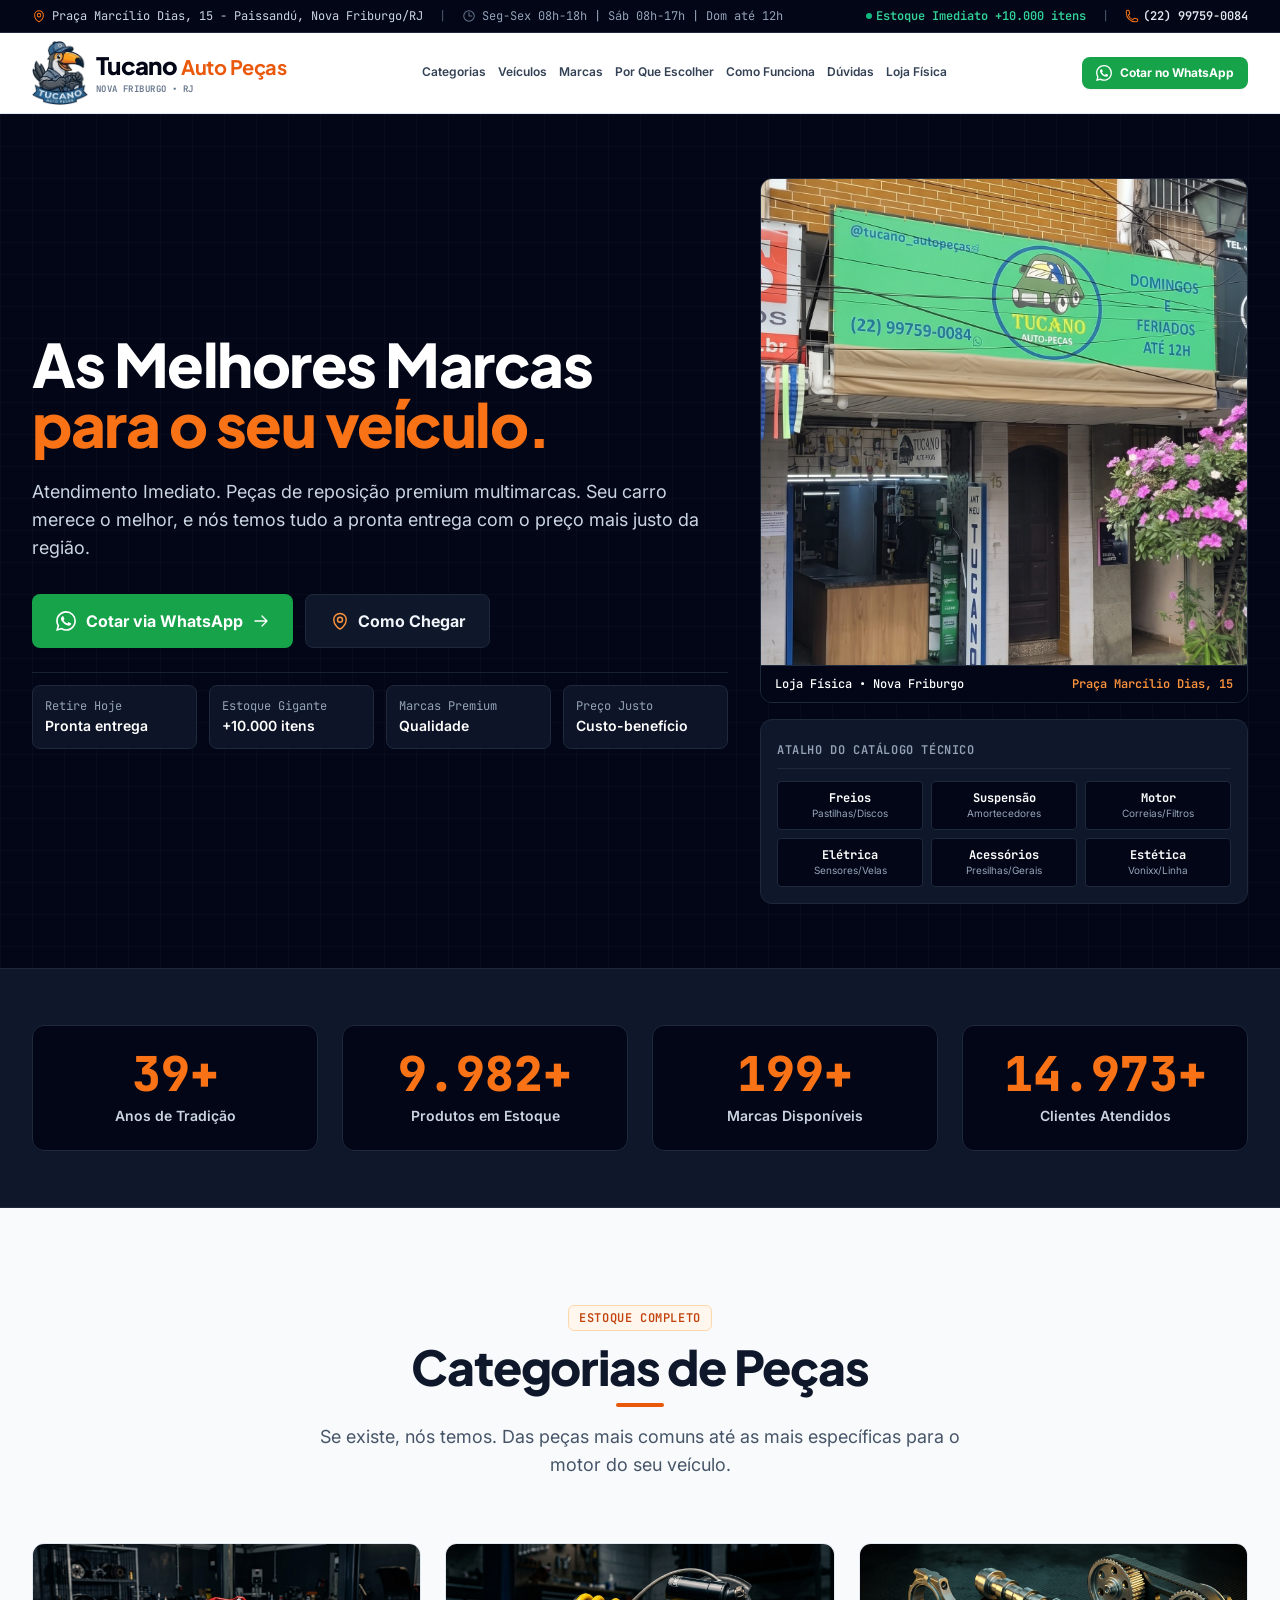
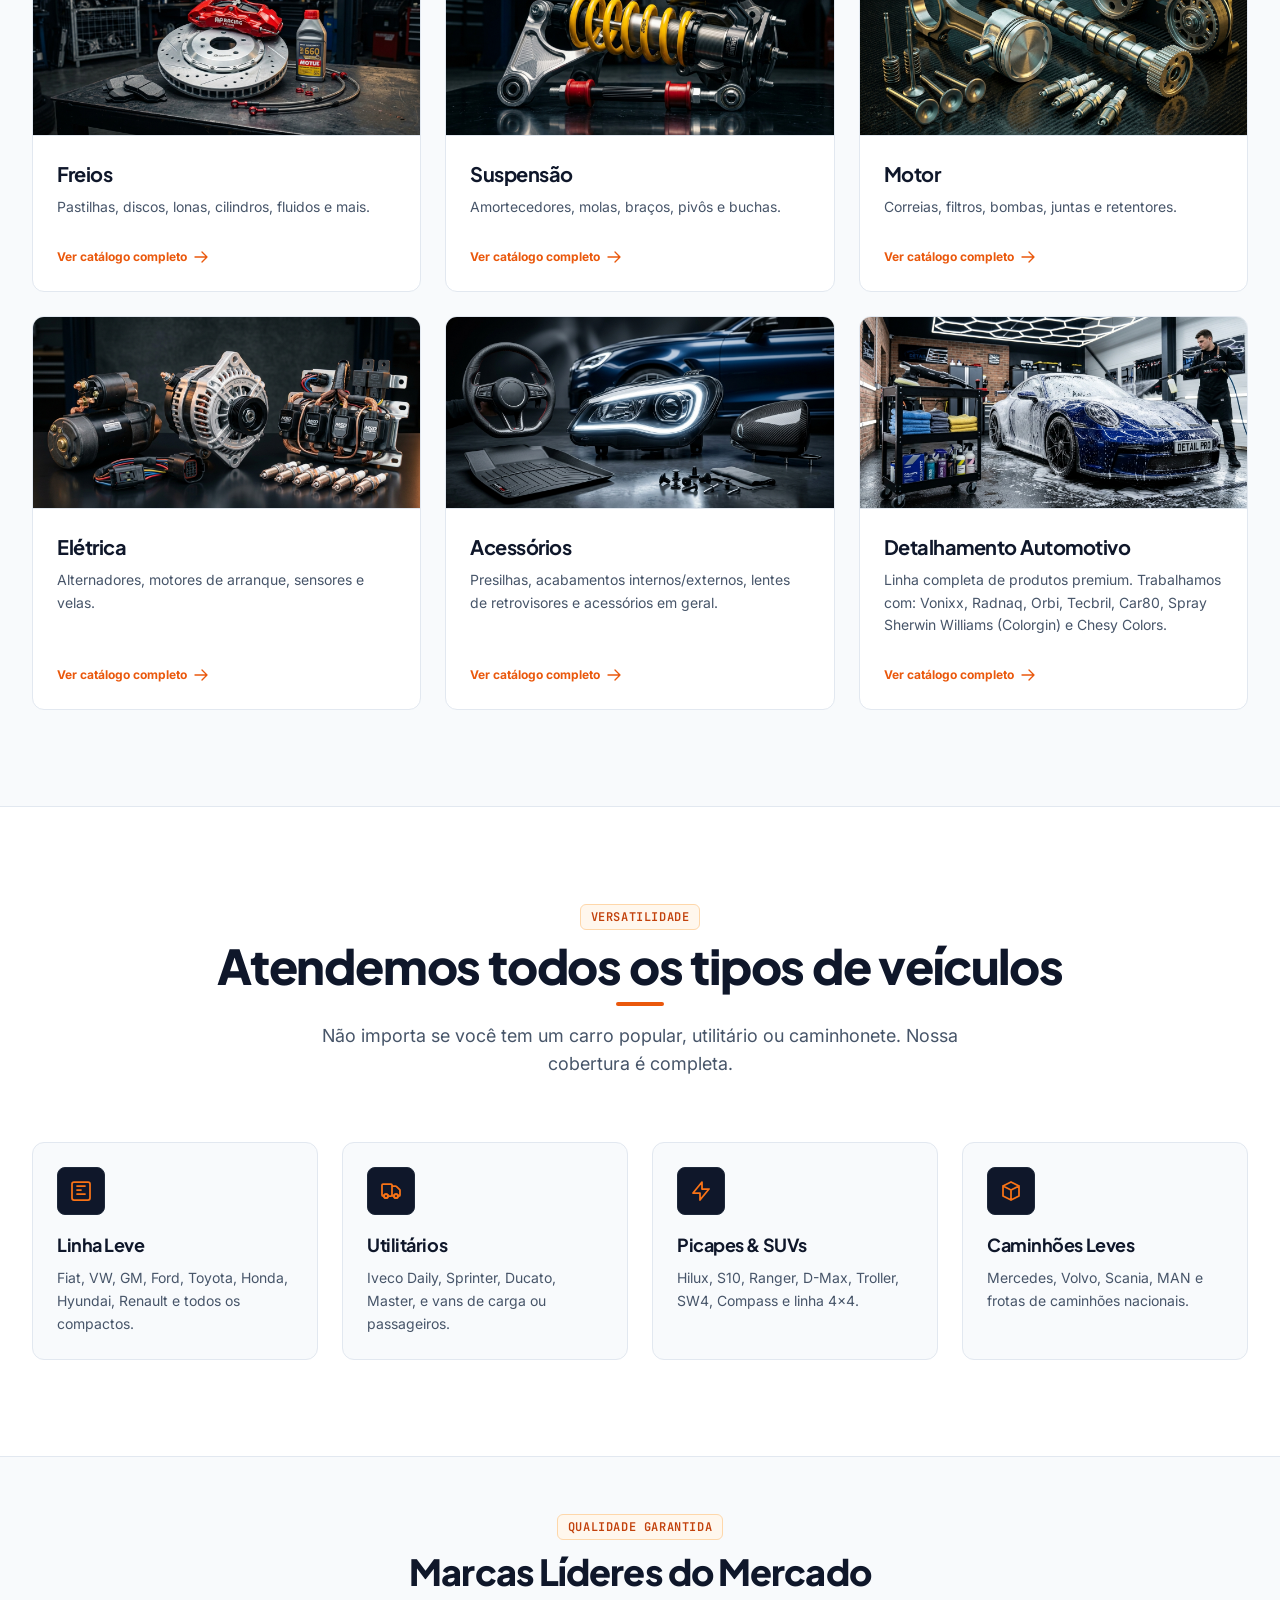
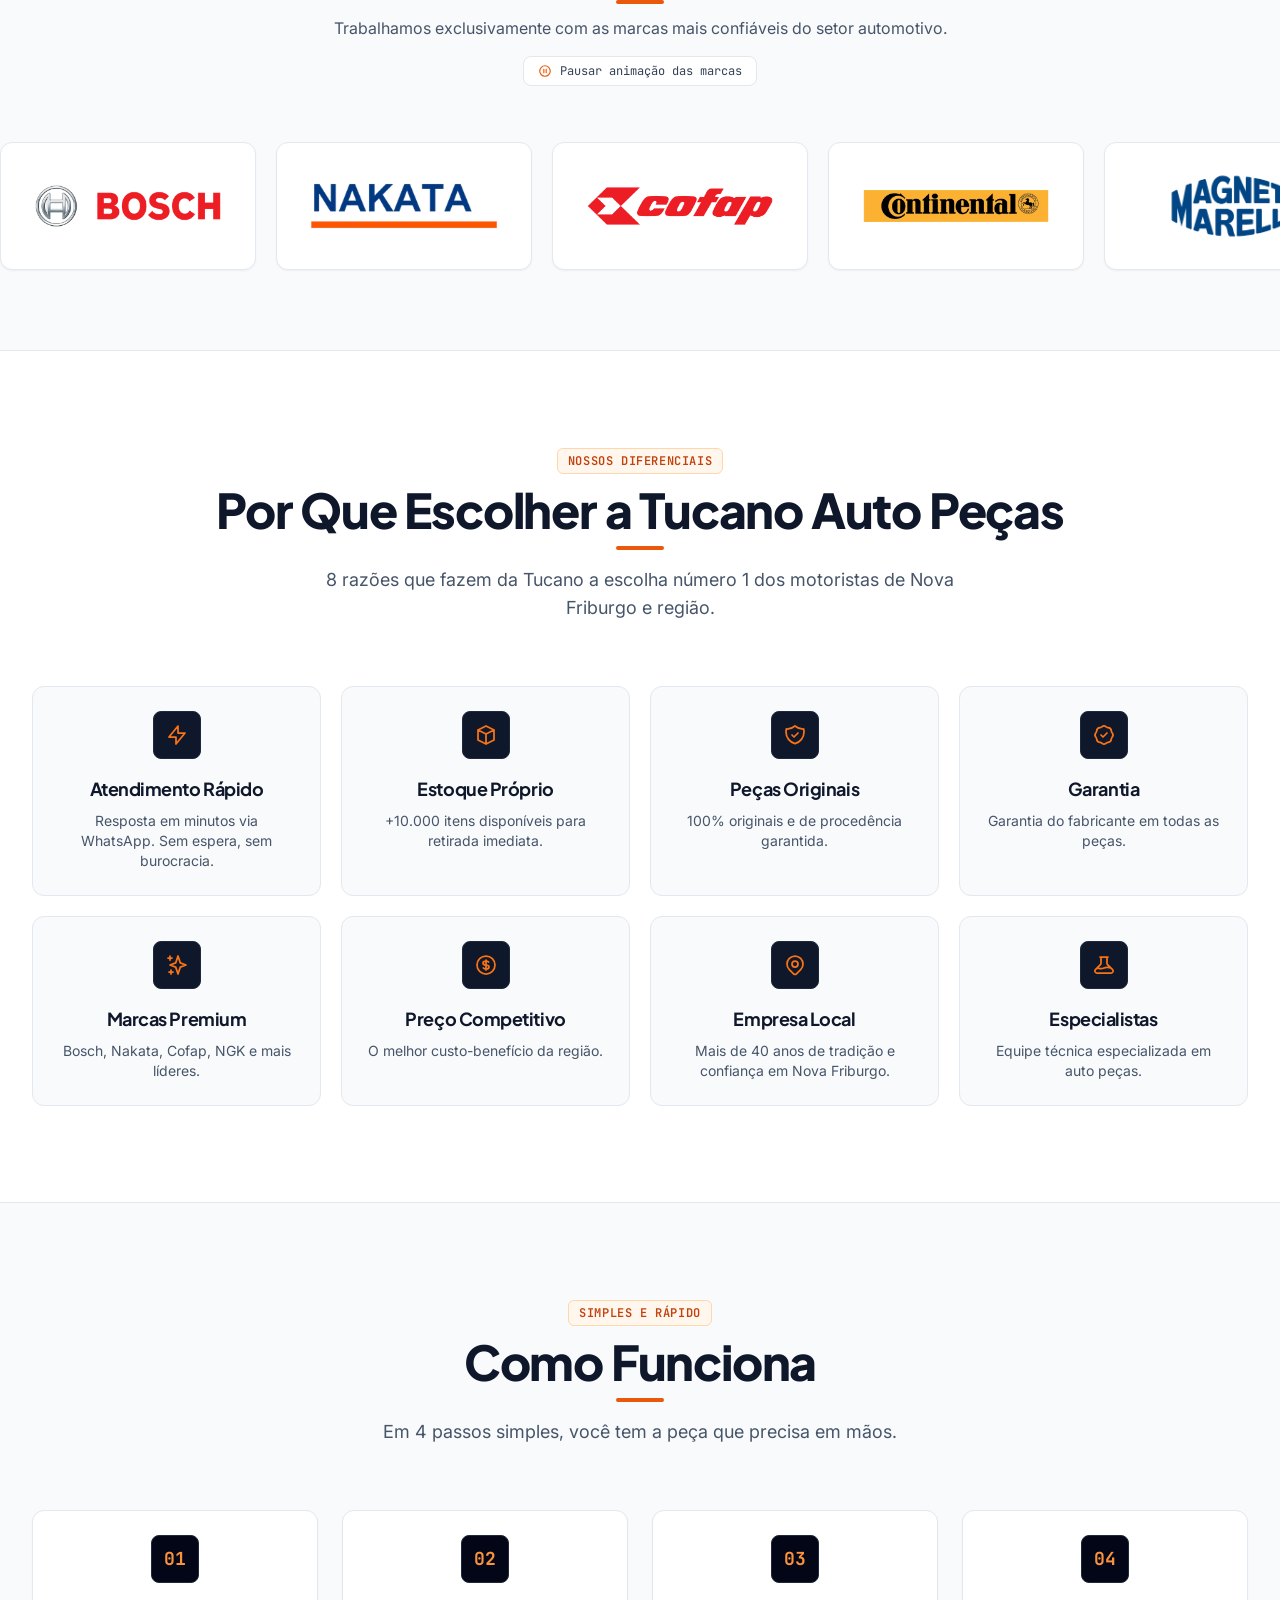
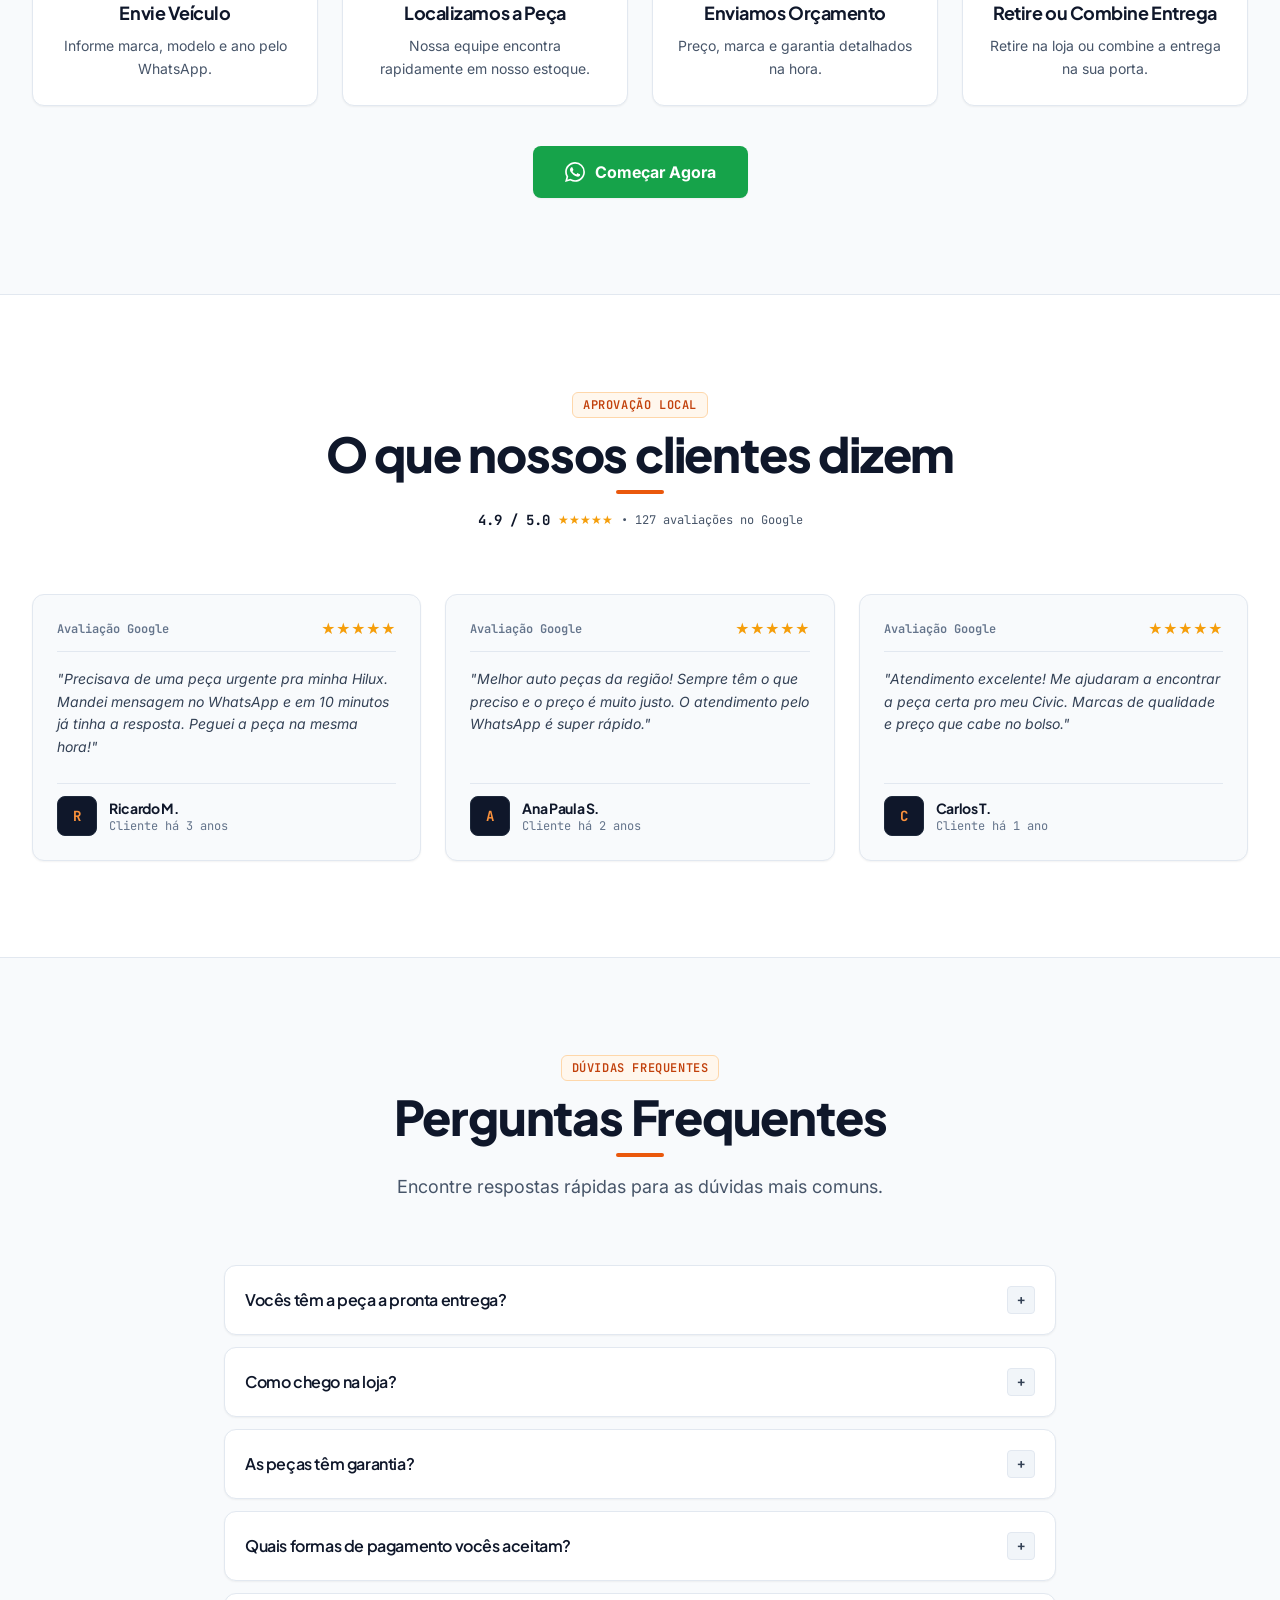
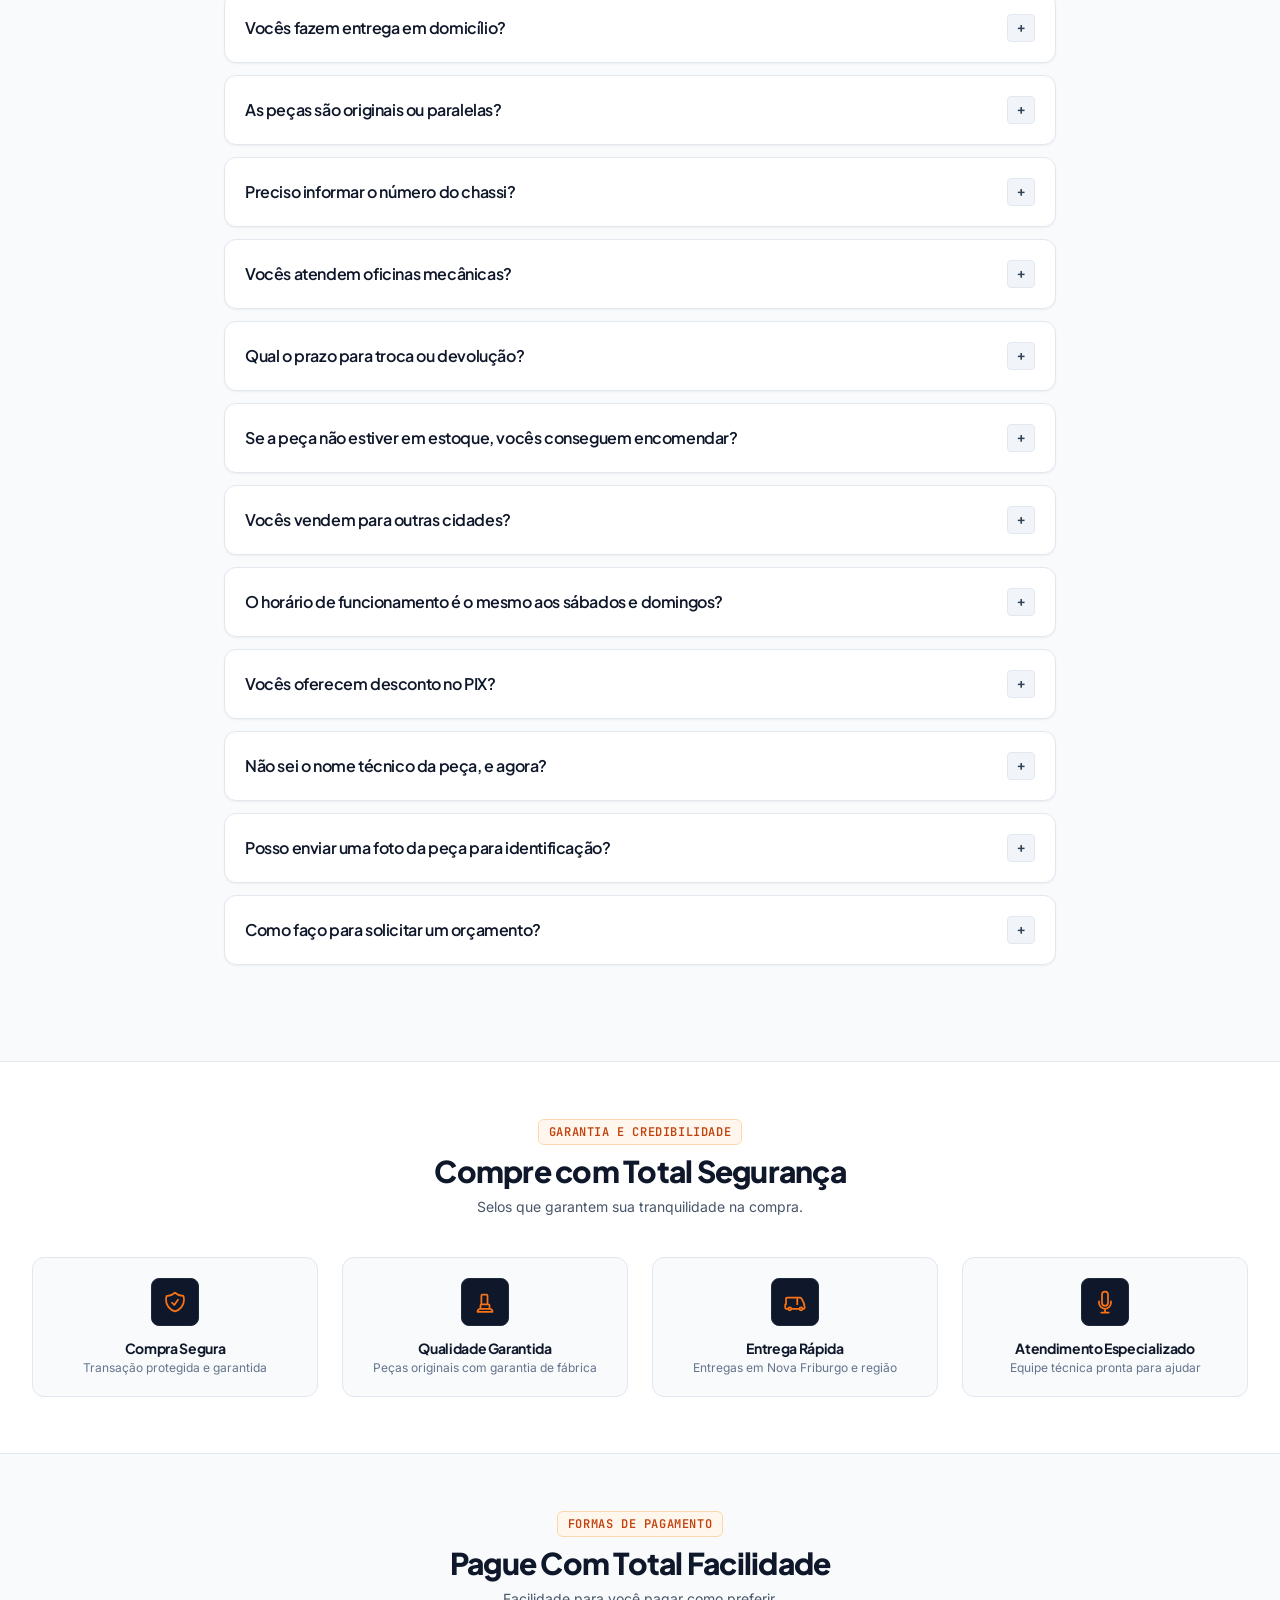
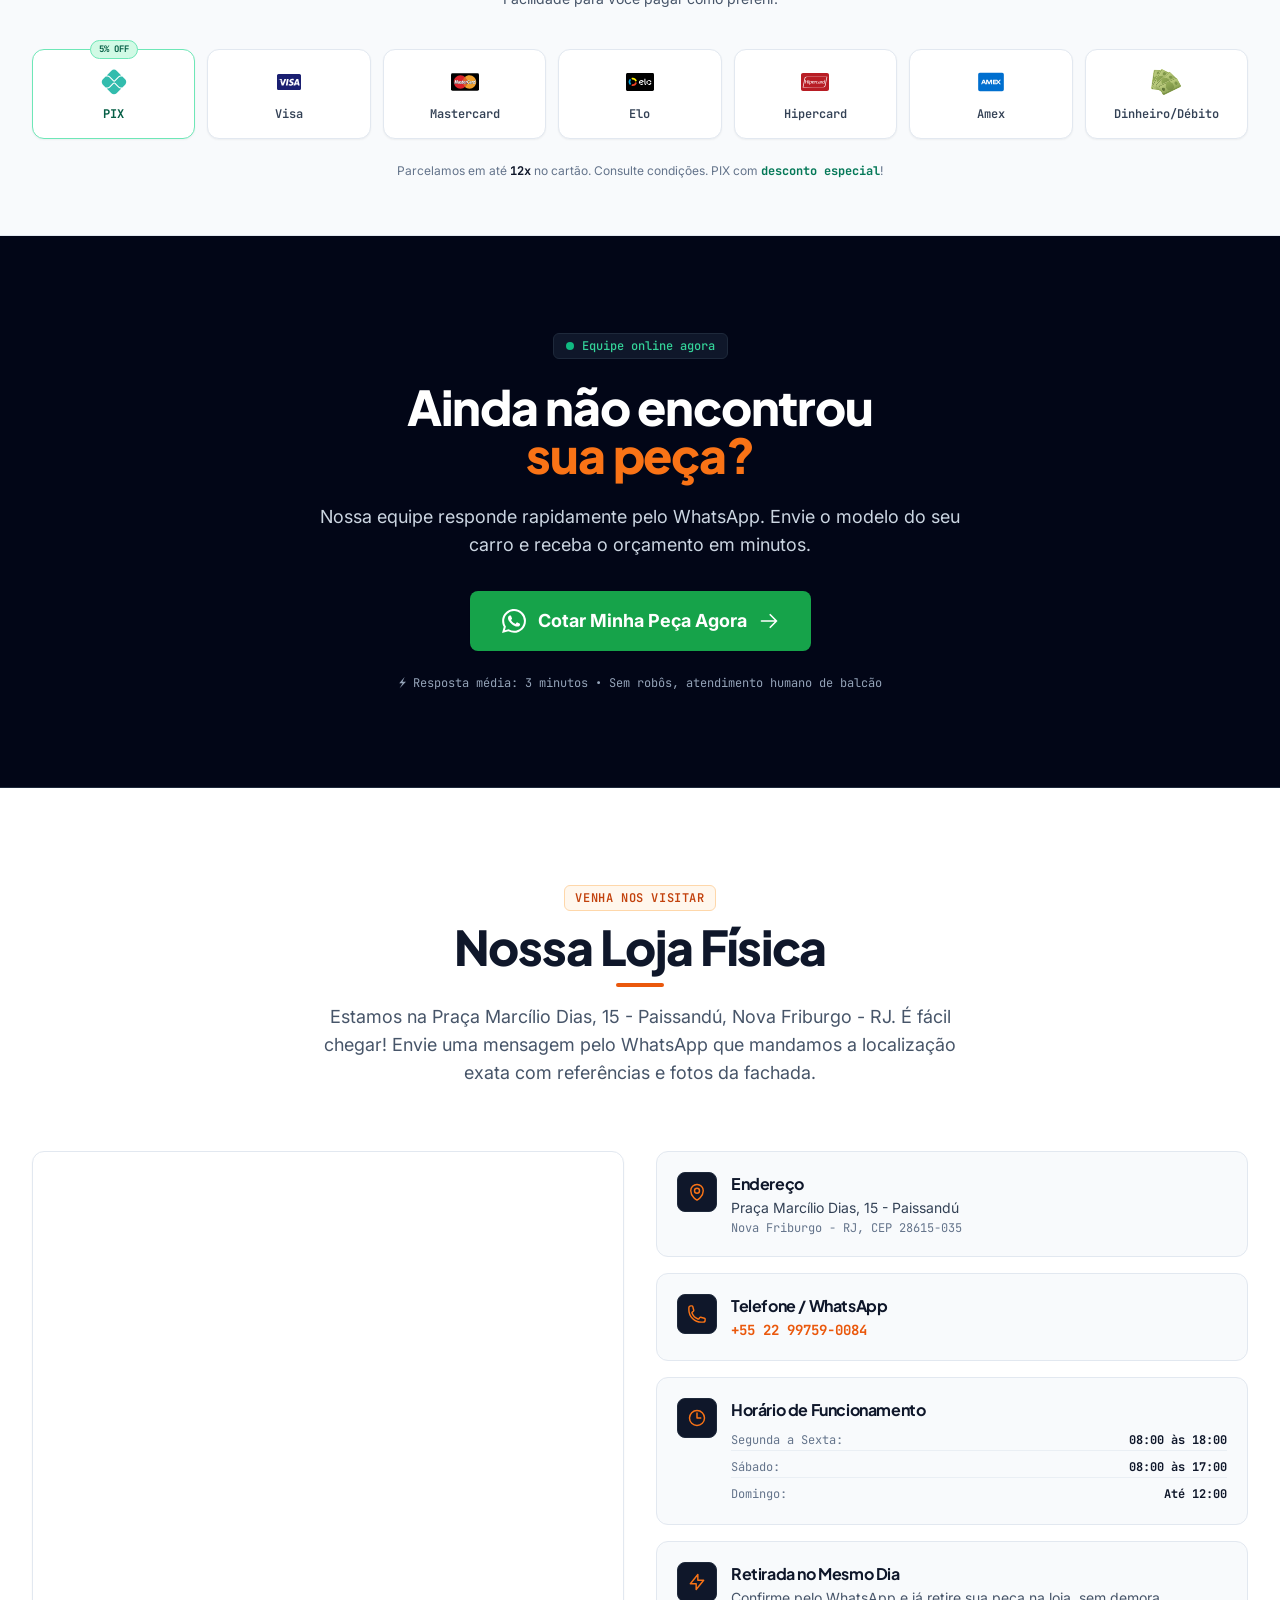
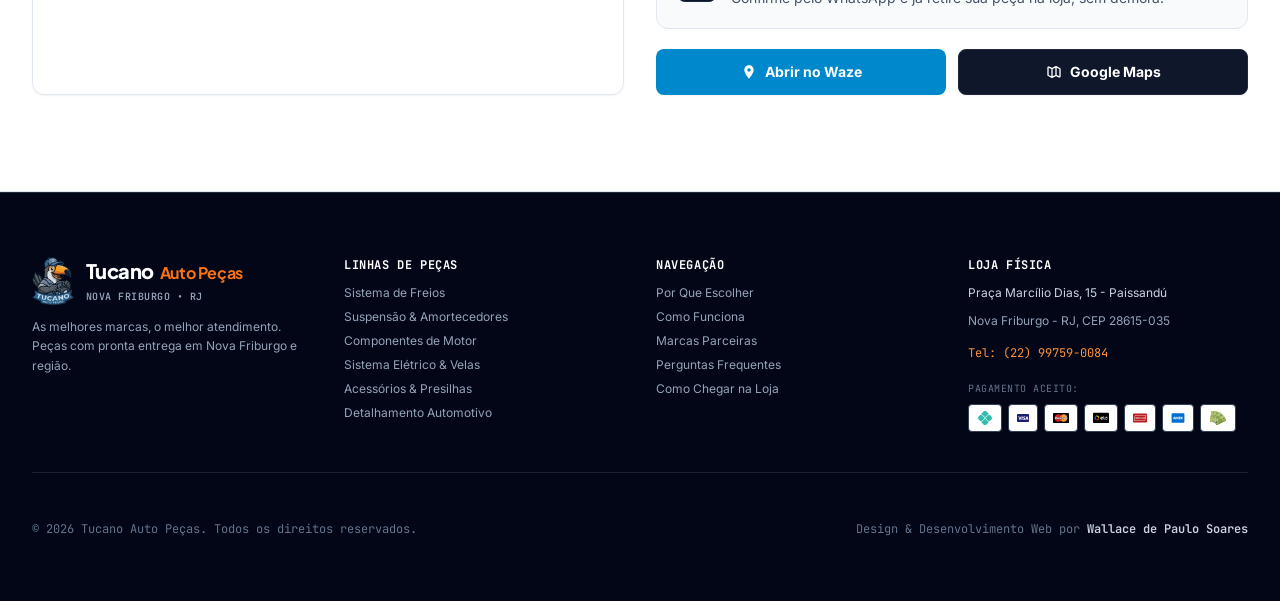
<file: index.html>
<!DOCTYPE html>
<html lang="pt-BR">
<head>
    <meta charset="UTF-8">
    <meta name="viewport" content="width=device-width, initial-scale=1.0, viewport-fit=cover">
    <script>document.documentElement.classList.add('js');</script>
    <title>Tucano Auto Peças - As Melhores Marcas Para Seu Carro | Nova Friburgo</title>
    <meta name="description" content="Auto peças premium em Nova Friburgo. Estoque imediato com +10.000 itens. Atendimento rápido via WhatsApp. As melhores marcas: Bosch, Nakata, Cofap e mais. Pronta entrega!">
    <meta name="keywords" content="auto peças, Nova Friburgo, peças automotivas, Bosch, Nakata, Cofap, pronta entrega, WhatsApp auto peças">
    <meta name="author" content="Tucano Auto Peças">
        <!-- DevSecOps: Blindagem de Preview e Seguranca -->
    <meta name="robots" content="noindex, nofollow, noarchive">
    <meta http-equiv="X-Content-Type-Options" content="nosniff">
    <meta http-equiv="X-Frame-Options" content="DENY">
    <meta name="referrer" content="strict-origin-when-cross-origin">
    
    <!-- Canonical & Favicon -->
    <link rel="canonical" href="https://tucanoautopecas.com.br/">
    <!-- Favicon & Icons -->
    <link rel="icon" type="image/x-icon" href="favicon.ico">
    <link rel="icon" type="image/png" sizes="32x32" href="assets/icons/favicon-32x32.png">
    <link rel="icon" type="image/png" sizes="16x16" href="assets/icons/favicon-16x16.png">
    <link rel="apple-touch-icon" sizes="192x192" href="assets/icons/icon-192.png">
    <link rel="icon" type="image/svg+xml" href="assets/icons/app-icon.svg">
    <meta name="theme-color" content="#090d16">

    <!-- Open Graph (Social Sharing) -->
    <meta property="og:title" content="Tucano Auto Peças - As Melhores Marcas Para Seu Carro | Nova Friburgo/RJ">
    <meta property="og:description" content="Auto peças premium em Nova Friburgo. Estoque amplo com as melhores marcas: Bosch, Nakata, Cofap e mais. Atendimento rápido via WhatsApp!">
    <meta property="og:type" content="website">
    <meta property="og:url" content="https://tucanoautopecas.com.br/">
    <meta property="og:image" content="https://tucanoautopecas.com.br/assets/images/social/og-image.png">
    <meta property="og:locale" content="pt_BR">
    <meta property="og:site_name" content="Tucano Auto Peças">

    <!-- Twitter Cards -->
    <meta name="twitter:card" content="summary_large_image">
    <meta name="twitter:title" content="Tucano Auto Peças - As Melhores Marcas Para Seu Carro">
    <meta name="twitter:description" content="Auto peças premium em Nova Friburgo. Atendimento rápido via WhatsApp. As melhores marcas com pronta entrega!">
    <meta name="twitter:image" content="https://tucanoautopecas.com.br/assets/images/social/og-image.png">
    <meta name="twitter:site" content="@tucanoautopecas">

    <!-- Schemas JSON-LD (Preservados 100%) -->
    <script type="application/ld+json">
    {
        "@context": "https://schema.org",
        "@type": "BreadcrumbList",
        "itemListElement": [
            {
                "@type": "ListItem",
                "position": 1,
                "name": "Início",
                "item": "https://tucanoautopecas.com.br/"
            }
        ]
    }
    </script>

    <script type="application/ld+json">
    {
        "@context": "https://schema.org",
        "@type": "AutoPartsStore",
        "@id": "https://tucanoautopecas.com.br/#loja",
        "name": "Tucano Auto Peças",
        "description": "Auto peças premium multimarcas com pronta entrega em Nova Friburgo",
        "url": "https://tucanoautopecas.com.br",
        "telephone": "+5522997590084",
        "logo": "https://tucanoautopecas.com.br/assets/icons/app-icon.svg",
        "image": "https://tucanoautopecas.com.br/assets/icons/app-icon.svg",
        "hasMap": "https://www.google.com/maps/search/?api=1&query=Pra%C3%A7a+Marc%C3%ADlio+Dias+15+Paissand%C3%BA+Nova+Friburgo",
        "currenciesAccepted": "BRL",
        "paymentAccepted": "PIX, Cartão de Crédito, Cartão de Débito, Dinheiro",
        "areaServed": "Nova Friburgo",
        "address": {
            "@type": "PostalAddress",
            "streetAddress": "Praça Marcílio Dias, 15 - Paissandú",
            "addressLocality": "Nova Friburgo",
            "addressRegion": "RJ",
            "postalCode": "28615-035",
            "addressCountry": "BR"
        },
        "openingHoursSpecification": [
            {
                "@type": "OpeningHoursSpecification",
                "dayOfWeek": ["Monday", "Tuesday", "Wednesday", "Thursday", "Friday"],
                "opens": "08:00",
                "closes": "18:00"
            },
            {
                "@type": "OpeningHoursSpecification",
                "dayOfWeek": "Saturday",
                "opens": "08:00",
                "closes": "17:00"
            },
            {
                "@type": "OpeningHoursSpecification",
                "dayOfWeek": "Sunday",
                "opens": "08:00",
                "closes": "12:00"
            }
        ],
        "priceRange": "$$"
    }
    </script>

    <script type="application/ld+json">
    {
        "@context": "https://schema.org",
        "@type": "FAQPage",
        "mainEntity": [
            {
                "@type": "Question",
                "name": "Vocês têm a peça a pronta entrega?",
                "acceptedAnswer": {
                    "@type": "Answer",
                    "text": "Sim! Mantemos um estoque gigante com mais de 10.000 itens. Na grande maioria dos casos, a peça está disponível para retirada no mesmo dia. Envie sua consulta pelo WhatsApp e confirmamos a disponibilidade em minutos."
                }
            },
            {
                "@type": "Question",
                "name": "Como chego na loja?",
                "acceptedAnswer": {
                    "@type": "Answer",
                    "text": "Estamos na Praça Marcílio Dias, 15 - Paissandú, Nova Friburgo - RJ. É fácil chegar! Envie uma mensagem pelo WhatsApp que mandamos a localização exata com referências e fotos da fachada."
                }
            },
            {
                "@type": "Question",
                "name": "As peças têm garantia?",
                "acceptedAnswer": {
                    "@type": "Answer",
                    "text": "Sim! Todas as nossas peças possuem garantia do fabricante. Trabalhamos exclusivamente com marcas reconhecidas no mercado, então você tem total segurança na sua compra. A garantia varia conforme a marca e tipo de peça."
                }
            },
            {
                "@type": "Question",
                "name": "Quais formas de pagamento vocês aceitam?",
                "acceptedAnswer": {
                    "@type": "Answer",
                    "text": "Aceitamos PIX (com desconto especial), cartões de crédito (Visa, Mastercard, Elo, Hipercard, American Express) com parcelamento em até 12x, cartões de débito e dinheiro. Consulte condições especiais para compras de maior valor."
                }
            },
            {
                "@type": "Question",
                "name": "Vocês fazem entrega em domicílio?",
                "acceptedAnswer": {
                    "@type": "Answer",
                    "text": "Sim! Realizamos entregas em toda Nova Friburgo e região. Para localidades próximas à loja, a entrega pode ser feita no mesmo dia. Para regiões mais distantes, combinamos o melhor prazo. Consulte taxa de entrega via WhatsApp."
                }
            },
            {
                "@type": "Question",
                "name": "As peças são originais ou paralelas?",
                "acceptedAnswer": {
                    "@type": "Answer",
                    "text": "Trabalhamos exclusivamente com peças originais e de marcas homologadas de primeira linha (Bosch, Nakata, Cofap, NGK, Mahle, entre outras). Todas possuem procedência comprovada e garantia de fábrica. Não trabalhamos com peças de segunda linha ou falsificadas."
                }
            },
            {
                "@type": "Question",
                "name": "Preciso informar o número do chassi?",
                "acceptedAnswer": {
                    "@type": "Answer",
                    "text": "Para garantir a peça correta para o seu veículo, é recomendável informar a marca, modelo, ano de fabricação e motorização. Em alguns casos específicos, o número do chassi pode ser solicitado para confirmação técnica. Nossa equipe orienta você durante todo o processo."
                }
            },
            {
                "@type": "Question",
                "name": "Vocês atendem oficinas mecânicas?",
                "acceptedAnswer": {
                    "@type": "Answer",
                    "text": "Sim! Atendemos oficinas mecânicas, frotistas e profissionais do setor com condições comerciais especiais,agilidade na entrega."
                }
            },
            {
                "@type": "Question",
                "name": "Qual o prazo para troca ou devolução?",
                "acceptedAnswer": {
                    "@type": "Answer",
                    "text": "Seguimos o Código de Defesa do Consumidor: 7 dias para arrependimento em compra fora do estabelecimento e 90 dias para peças com defeito de fabricação. A peça deve estar em sua embalagem original, sem sinais de instalação ou uso. Para trocas por incompatibilidade de veículo, o prazo é de 30 dias."
                }
            },
            {
                "@type": "Question",
                "name": "Se a peça não estiver em estoque, vocês conseguem encomendar?",
                "acceptedAnswer": {
                    "@type": "Answer",
                    "text": "Sim! Mesmo que a peça não esteja disponível no momento, conseguimos encomendar diretamente com os fabricantes e distribuidores. O prazo de chegada varia de 1 a 5 dias úteis dependendo da peça. Consulte disponibilidade e prazo pelo WhatsApp."
                }
            },
            {
                "@type": "Question",
                "name": "Vocês vendem para outras cidades?",
                "acceptedAnswer": {
                    "@type": "Answer",
                    "text": "Sim! Enviamos para todo o Brasil via Correios ou transportadora. Consulte frete e prazo de entrega informando seu CEP via WhatsApp."
                }
            },
            {
                "@type": "Question",
                "name": "O horário de funcionamento é o mesmo aos sábados e domingos?",
                "acceptedAnswer": {
                    "@type": "Answer",
                    "text": "Não! Nosso horário diferenciado é: Segunda a Sexta das 08:00 às 18:00, Sábado das 08:00 às 17:00 e Domingo até as 12:00. Em feriados, consulte nosso funcionamento via WhatsApp."
                }
            },
            {
                "@type": "Question",
                "name": "Vocês oferecem desconto no PIX?",
                "acceptedAnswer": {
                    "@type": "Answer",
                    "text": "Sim! Para pagamentos via PIX oferecemos desconto especial de 5% dependendo do produto. É a forma mais rápida e econômica de pagar. Solicite a chave PIX durante sua compra pelo WhatsApp."
                }
            },
            {
                "@type": "Question",
                "name": "Não sei o nome técnico da peça, e agora?",
                "acceptedAnswer": {
                    "@type": "Answer",
                    "text": "Sem problema, a maioria dos nossos clientes também não sabe! Basta contar a marca, modelo e ano do veículo e descrever o sintoma ou onde fica a peça, por exemplo barulho ao frear ou vazamento embaixo do carro. Nossa equipe especializada identifica o item certo antes de fechar qualquer pedido."
                }
            },
            {
                "@type": "Question",
                "name": "Posso enviar uma foto da peça para identificação?",
                "acceptedAnswer": {
                    "@type": "Answer",
                    "text": "Pode sim, e essa é uma ótima forma de garantir que a peça está certa! Envie a foto pelo WhatsApp, de preferência mostrando algum código gravado na peça, que nossa equipe confirma a compatibilidade com seu veículo antes de fechar o orçamento."
                }
            },
            {
                "@type": "Question",
                "name": "Como faço para solicitar um orçamento?",
                "acceptedAnswer": {
                    "@type": "Answer",
                    "text": "É simples e rápido: clique em qualquer botão do WhatsApp no site, informe marca, modelo e ano do seu veículo e qual peça precisa, ou envie uma foto. Nossa equipe responde em minutos com o preço e a disponibilidade, sem compromisso."
                }
            }
        ]
    }
    </script>

    <!-- TailwindCSS Compilado Localmente -->
    <link rel="stylesheet" href="assets/css/tailwind.css">

    <!-- Google Fonts: Inter (Sans), Plus Jakarta Sans (Display), JetBrains Mono (Technical) -->
    <link rel="preconnect" href="https://fonts.googleapis.com">
    <link rel="preconnect" href="https://fonts.gstatic.com" crossorigin>
    <link href="https://fonts.googleapis.com/css2?family=Inter:wght@400;500;600;700&family=JetBrains+Mono:wght@400;500;600;700&family=Plus+Jakarta+Sans:wght@600;700;800&display=swap" rel="stylesheet">

    <style>
        :root {
            --font-sans: 'Inter', system-ui, -apple-system, sans-serif;
            --font-display: 'Plus Jakarta Sans', var(--font-sans);
            --font-mono: 'JetBrains Mono', ui-monospace, monospace;
        }

        @media (prefers-reduced-motion: no-preference) {
            html {
                scroll-behavior: smooth;
            }
        }

        html {
            scroll-padding-top: 6.5rem;
        }

        section[id] {
            scroll-margin-top: 6.5rem;
        }

        .safe-area-inset-bottom {
            padding-bottom: env(safe-area-inset-bottom, 0px);
        }

        body {
            font-family: var(--font-sans);
            color: #0f172a;
            background-color: #f8fafc;
            overflow-x: hidden;
        }

        h1, h2, h3, .font-display {
            font-family: var(--font-display);
            letter-spacing: -0.025em;
        }

        .font-mono {
            font-family: var(--font-mono);
        }

        /* Scroll Reveal Acessível */
        .js .reveal {
            opacity: 0;
            transform: translateY(12px);
            transition: opacity 0.4s cubic-bezier(0.16, 1, 0.3, 1), transform 0.4s cubic-bezier(0.16, 1, 0.3, 1);
        }

        .js .reveal.active {
            opacity: 1;
            transform: translateY(0);
        }

        .js .reveal-scale {
            opacity: 0;
            transform: scale(0.98);
            transition: opacity 0.4s cubic-bezier(0.16, 1, 0.3, 1), transform 0.4s cubic-bezier(0.16, 1, 0.3, 1);
        }

        .js .reveal-scale.active {
            opacity: 1;
            transform: scale(1);
        }

        @media (prefers-reduced-motion: reduce) {
            *,
            *::before,
            *::after {
                animation-duration: 0.01ms !important;
                animation-iteration-count: 1 !important;
                transition-duration: 0.01ms !important;
                scroll-behavior: auto !important;
            }
            .js .reveal,
            .js .reveal-scale {
                opacity: 1 !important;
                transform: none !important;
                transition: none !important;
            }
            /* Permite execucao do carrossel */
            .marcas-track.is-running, .carousel-track.is-running { animation: scrollBrands 38s linear infinite !important; animation-play-state: running !important; }
        }

        /* Infinite Carousel - Precision Brands Track (Injeção Direta Infalível) */
        @keyframes scrollBrands {
            0% {
                transform: translate3d(0, 0, 0);
            }
            100% {
                transform: translate3d(-50%, 0, 0);
            }
        }

        .marcas-track,
        .carousel-track {
            display: flex !important;
            width: max-content !important;
            will-change: transform;
            animation: scrollBrands 38s linear infinite !important;
        }

        .marcas-track.is-paused,
        .carousel-track.is-paused {
            animation-play-state: paused !important;
        }

        /* Pausa ao passar o mouse para facilitar o clique */
        .marcas-track:hover,
        .carousel-track:hover {
            animation-play-state: paused;
        }

        .marcas-track.is-running,
        .carousel-track.is-running {
            animation: scrollBrands 38s linear infinite !important;
            animation-play-state: running !important;
        }

        .carousel-set {
            display: flex !important;
            align-items: center;
            flex-shrink: 0 !important;
        }

        /* FAQ Accordion */
        .js .faq-content {
            max-height: 0;
            opacity: 0;
            overflow: hidden;
            transition: max-height 0.35s cubic-bezier(0.16, 1, 0.3, 1), opacity 0.25s ease;
        }

        .js .faq-content.open {
            opacity: 1;
        }

        .faq-icon {
            transition: transform 0.25s ease;
        }

        .faq-item.faq-open .faq-icon {
            transform: rotate(45deg);
        }

        /* Custom Scrollbar */
        ::-webkit-scrollbar {
            width: 7px;
        }
        ::-webkit-scrollbar-track {
            background: #090d16;
        }
        ::-webkit-scrollbar-thumb {
            background: #ea580c;
            border-radius: 4px;
        }
        ::-webkit-scrollbar-thumb:hover {
            background: #c2410c;
        }

        /* Focus Ring Técnico WCAG */
        *:focus-visible {
            outline: 2px solid #ea580c;
            outline-offset: 2px;
        }

        /* Technical Grid Pattern */
        .tech-grid-pattern {
            background-image: 
                linear-gradient(to right, rgba(255, 255, 255, 0.04) 1px, transparent 1px),
                linear-gradient(to bottom, rgba(255, 255, 255, 0.04) 1px, transparent 1px);
            background-size: 32px 32px;
        }

        /* Mobile Navigation Overlay (Mobile First WCAG AA) */
        #menu-mobile {
            display: none !important;
            background-color: #ffffff !important;
        }
        #menu-mobile.menu-open {
            display: block !important;
            background-color: #ffffff !important;
            animation: mobileMenuSlide 0.22s cubic-bezier(0.16, 1, 0.3, 1) forwards;
        }
        @keyframes mobileMenuSlide {
            0% {
                opacity: 0;
                transform: translateY(-8px);
            }
            100% {
                opacity: 1;
                transform: translateY(0);
            }
        }
        @media (min-width: 1024px) {
            #menu-mobile,
            #menu-backdrop {
                display: none !important;
            }
        }
    </style>
</head>
<body class="bg-slate-50 text-slate-900 antialiased selection:bg-orange-500 selection:text-white">

    <!-- Skip Link para Acessibilidade (WCAG 2.4.1) -->
    <a href="#conteudo" class="sr-only focus:not-sr-only focus:fixed focus:top-3 focus:left-3 focus:z-[100] focus:px-4 focus:py-2 focus:bg-orange-600 focus:text-white focus:font-semibold focus:rounded-md focus:shadow-md focus:outline-none">Pular para o conteúdo principal</a>

    <!-- ==================== TOP UTILITY BAR (No fluxo normal: rola suavemente no mobile liberando tela) ==================== -->
    <div id="top-utility-bar" class="bg-slate-950 text-slate-300 text-xs font-mono border-b border-slate-800 py-2 px-4 sm:px-6 lg:px-8">
        <div class="max-w-7xl mx-auto flex flex-wrap items-center justify-between gap-y-1">
            <!-- Location & Hours -->
            <div class="flex items-center gap-4 flex-wrap">
                <span class="inline-flex items-center gap-1.5 text-slate-300">
                    <svg class="w-3.5 h-3.5 text-orange-500 shrink-0" fill="none" stroke="currentColor" stroke-width="1.75" viewBox="0 0 24 24" aria-hidden="true">
                        <path stroke-linecap="round" stroke-linejoin="round" d="M15 10.5a3 3 0 11-6 0 3 3 0 016 0z" />
                        <path stroke-linecap="round" stroke-linejoin="round" d="M19.5 10.5c0 7.142-7.5 11.25-7.5 11.25S4.5 17.642 4.5 10.5a7.5 7.5 0 1115 0z" />
                    </svg>
                    <span>Praça Marcílio Dias, 15 - Paissandú, Nova Friburgo/RJ</span>
                </span>
                <span class="hidden md:inline-block text-slate-600">|</span>
                <span class="hidden md:inline-flex items-center gap-1.5 text-slate-400">
                    <svg class="w-3.5 h-3.5 text-slate-500 shrink-0" fill="none" stroke="currentColor" stroke-width="1.75" viewBox="0 0 24 24" aria-hidden="true">
                        <path stroke-linecap="round" stroke-linejoin="round" d="M12 6v6h4.5m4.5 0a9 9 0 11-18 0 9 9 0 0118 0z" />
                    </svg>
                    <span>Seg-Sex 08h-18h | Sáb 08h-17h | Dom até 12h</span>
                </span>
            </div>
            <!-- WhatsApp & Stock Badge -->
            <div class="flex items-center gap-4">
                <span class="inline-flex items-center gap-1 text-emerald-400 font-semibold">
                    <span class="w-1.5 h-1.5 rounded-full bg-emerald-500 animate-pulse"></span>
                    <span>Estoque Imediato +10.000 itens</span>
                </span>
                <span class="text-slate-600">|</span>
                <a href="tel:+5522997590084" class="hover:text-orange-400 transition-colors inline-flex items-center gap-1 font-semibold text-slate-200">
                    <svg class="w-3.5 h-3.5 text-orange-500" fill="none" stroke="currentColor" stroke-width="1.75" viewBox="0 0 24 24" aria-hidden="true">
                        <path stroke-linecap="round" stroke-linejoin="round" d="M2.25 6.75c0 8.284 6.716 15 15 15h2.25a2.25 2.25 0 002.25-2.25v-1.372c0-.516-.351-.966-.852-1.091l-4.423-1.106c-.44-.11-.902.055-1.173.417l-.97 1.293c-.282.376-.769.542-1.21.38a12.035 12.035 0 01-7.143-7.143c-.162-.441.004-.928.38-1.21l1.293-.97c.363-.271.527-.734.417-1.173L6.963 3.102a1.125 1.125 0 00-1.091-.852H4.5A2.25 2.25 0 002.25 4.5v2.25z" />
                    </svg>
                    <span>(22) 99759-0084</span>
                </a>
            </div>
        </div>
    </div>

    <!-- ==================== HEADER TÉCNICO COMPLETO (SLIM STICKY) ==================== -->
    <header class="sticky top-0 z-50">
        <!-- 2. Main Technical Navigation (Branco Puro com Borda 1px) -->
        <nav id="navbar" aria-label="Navegação principal" class="relative bg-white/95 backdrop-blur-md border-b border-slate-200 transition-all duration-200">
            <div class="max-w-7xl mx-auto px-4 sm:px-6 lg:px-8">
                <div class="flex items-center justify-between h-14 sm:h-16 lg:h-20">
                    <!-- Brand Identity -->
                    <a href="#" class="flex items-center gap-2 sm:gap-3.5 group py-1 shrink-0" aria-label="Tucano Auto Peças Nova Friburgo • RJ - Início">
                        <img src="assets/icons/tucano-logo.webp" alt="Tucano Auto Peças" 
                             class="h-10 sm:h-13 lg:h-16 w-auto object-contain transition-transform duration-200 group-hover:scale-105 shrink-0" 
                             width="56" height="64">
                        <div class="flex flex-col justify-center">
                            <div class="flex items-baseline gap-1 sm:gap-1.5 leading-none whitespace-nowrap">
                                <span class="font-display font-extrabold text-xl sm:text-2xl lg:text-3xl text-slate-950 tracking-tight">Tucano</span>
                                <span class="font-display font-bold text-base sm:text-lg lg:text-xl text-orange-600 tracking-tight">Auto Peças</span>
                            </div>
                            <span class="font-mono text-[9px] sm:text-[10px] lg:text-xs text-slate-500 font-semibold tracking-wider mt-0.5 sm:mt-1 uppercase whitespace-nowrap">Nova Friburgo • RJ</span>
                        </div>
                    </a>

                    <!-- Desktop Navigation Links (com gap responsivo para 1024px-1280px e whitespace-nowrap) -->
                    <div class="hidden lg:flex items-center gap-3 xl:gap-5 2xl:gap-7 shrink-0">
                        <a href="#categorias" class="text-xs xl:text-sm font-semibold text-slate-700 hover:text-orange-600 transition-colors py-2 whitespace-nowrap border-b-2 border-transparent hover:border-orange-600">Categorias</a>
                        <a href="#veiculos" class="text-xs xl:text-sm font-semibold text-slate-700 hover:text-orange-600 transition-colors py-2 whitespace-nowrap border-b-2 border-transparent hover:border-orange-600">Veículos</a>
                        <a href="#marcas" class="text-xs xl:text-sm font-semibold text-slate-700 hover:text-orange-600 transition-colors py-2 whitespace-nowrap border-b-2 border-transparent hover:border-orange-600">Marcas</a>
                        <a href="#diferenciais" class="text-xs xl:text-sm font-semibold text-slate-700 hover:text-orange-600 transition-colors py-2 whitespace-nowrap border-b-2 border-transparent hover:border-orange-600">Por Que Escolher</a>
                        <a href="#como-funciona" class="text-xs xl:text-sm font-semibold text-slate-700 hover:text-orange-600 transition-colors py-2 whitespace-nowrap border-b-2 border-transparent hover:border-orange-600">Como Funciona</a>
                        <a href="#faq" class="text-xs xl:text-sm font-semibold text-slate-700 hover:text-orange-600 transition-colors py-2 whitespace-nowrap border-b-2 border-transparent hover:border-orange-600">Dúvidas</a>
                        <a href="#localizacao" class="text-xs xl:text-sm font-semibold text-slate-700 hover:text-orange-600 transition-colors py-2 whitespace-nowrap border-b-2 border-transparent hover:border-orange-600">Loja Física</a>
                    </div>

                    <!-- Right CTAs -->
                    <div class="flex items-center gap-2 sm:gap-3 shrink-0">
                        <a href="https://wa.me/5522997590084?text=Ol%C3%A1%21%20Preciso%20de%20uma%20pe%C3%A7a%20para%20meu%20carro.%0A%0AMarca%3A%0AModelo%3A%0AAno%3A%0AMotor%3A%0APe%C3%A7a%20que%20procuro%3A" 
                           class="hidden sm:inline-flex items-center gap-2 px-3.5 xl:px-4 py-2 xl:py-2.5 rounded-lg bg-green-600 hover:bg-green-700 text-white font-sans text-xs xl:text-sm font-bold shadow-sm transition-all duration-150 active:scale-95 whitespace-nowrap"
                           aria-label="Cotar no WhatsApp - Atendimento imediato" rel="noopener noreferrer">
                            <svg class="w-4 h-4 fill-current shrink-0" viewBox="0 0 24 24" aria-hidden="true"><path d="M17.472 14.382c-.297-.149-1.758-.867-2.03-.967-.273-.099-.471-.148-.67.15-.197.297-.767.966-.94 1.164-.173.199-.347.223-.644.075-.297-.15-1.255-.463-2.39-1.475-.883-.788-1.48-1.761-1.653-2.059-.173-.297-.018-.458.13-.606.134-.133.298-.347.446-.52.149-.174.198-.298.298-.497.099-.198.05-.371-.025-.52-.075-.149-.669-1.612-.916-2.207-.242-.579-.487-.5-.669-.51-.173-.008-.371-.01-.57-.01-.198 0-.52.074-.792.372-.272.297-1.04 1.016-1.04 2.479 0 1.462 1.065 2.875 1.213 3.074.149.198 2.096 3.2 5.077 4.487.709.306 1.262.489 1.694.625.712.227 1.36.195 1.871.118.571-.085 1.758-.719 2.006-1.413.248-.694.248-1.289.173-1.413-.074-.124-.272-.198-.57-.347m-5.421 7.403h-.004a9.87 9.87 0 01-5.031-1.378l-.361-.214-3.741.982.998-3.648-.235-.374a9.86 9.86 0 01-1.51-5.26c.001-5.45 4.436-9.884 9.888-9.884 2.64 0 5.122 1.03 6.988 2.898a9.825 9.825 0 012.893 6.994c-.003 5.45-4.437 9.884-9.885 9.884m8.413-18.297A11.815 11.815 0 0012.05 0C5.495 0 .16 5.335.157 11.892c0 2.096.547 4.142 1.588 5.945L.057 24l6.305-1.654a11.882 11.882 0 005.683 1.448h.005c6.554 0 11.89-5.335 11.893-11.893a11.821 11.821 0 00-3.48-8.413z"/></svg>
                            <span>Cotar no WhatsApp</span>
                        </a>

                        <a href="https://wa.me/5522997590084" 
                           class="sm:hidden w-10 h-10 flex items-center justify-center bg-green-600 hover:bg-green-700 text-white rounded-lg shadow-sm"
                           aria-label="Contato via WhatsApp" rel="noopener noreferrer">
                            <svg class="w-5 h-5 fill-current" viewBox="0 0 24 24" aria-hidden="true"><path d="M17.472 14.382c-.297-.149-1.758-.867-2.03-.967-.273-.099-.471-.148-.67.15-.197.297-.767.966-.94 1.164-.173.199-.347.223-.644.075-.297-.15-1.255-.463-2.39-1.475-.883-.788-1.48-1.761-1.653-2.059-.173-.297-.018-.458.13-.606.134-.133.298-.347.446-.52.149-.174.198-.298.298-.497.099-.198.05-.371-.025-.52-.075-.149-.669-1.612-.916-2.207-.242-.579-.487-.5-.669-.51-.173-.008-.371-.01-.57-.01-.198 0-.52.074-.792.372-.272.297-1.04 1.016-1.04 2.479 0 1.462 1.065 2.875 1.213 3.074.149.198 2.096 3.2 5.077 4.487.709.306 1.262.489 1.694.625.712.227 1.36.195 1.871.118.571-.085 1.758-.719 2.006-1.413.248-.694.248-1.289.173-1.413-.074-.124-.272-.198-.57-.347m-5.421 7.403h-.004a9.87 9.87 0 01-5.031-1.378l-.361-.214-3.741.982.998-3.648-.235-.374a9.86 9.86 0 01-1.51-5.26c.001-5.45 4.436-9.884 9.888-9.884 2.64 0 5.122 1.03 6.988 2.898a9.825 9.825 0 012.893 6.994c-.003 5.45-4.437 9.884-9.885 9.884m8.413-18.297A11.815 11.815 0 0012.05 0C5.495 0 .16 5.335.157 11.892c0 2.096.547 4.142 1.588 5.945L.057 24l6.305-1.654a11.882 11.882 0 005.683 1.448h.005c6.554 0 11.89-5.335 11.893-11.893a11.821 11.821 0 00-3.48-8.413z"/></svg>
                        </a>

                        <!-- Mobile Hamburger Button -->
                        <button id="menu-toggle" type="button" aria-expanded="false" aria-controls="menu-mobile" aria-label="Abrir menu de navegação"
                                class="lg:hidden w-10 h-10 inline-flex items-center justify-center rounded-lg bg-slate-100 border border-slate-200 text-slate-800 hover:bg-slate-200 transition-colors focus:outline-none focus:ring-2 focus:ring-orange-500">
                            <svg class="w-5 h-5 hamburger-icon" fill="none" stroke="currentColor" stroke-width="2" viewBox="0 0 24 24" aria-hidden="true">
                                <path stroke-linecap="round" stroke-linejoin="round" d="M3.75 6.75h16.5M3.75 12h16.5m-16.5 5.25h16.5"/>
                            </svg>
                            <svg class="w-5 h-5 close-icon hidden" fill="none" stroke="currentColor" stroke-width="2" viewBox="0 0 24 24" aria-hidden="true">
                                <path stroke-linecap="round" stroke-linejoin="round" d="M6 18L18 6M6 6l12 12"/>
                            </svg>
                        </button>
                    </div>
                </div>
            </div>

            <!-- Mobile Menu Dropdown Panel (Overlay absoluto com scroll interno, fechado por padrão) -->
            <div id="menu-mobile" class="mobile-menu-panel hidden lg:hidden absolute top-full left-0 right-0 w-full bg-white border-b border-slate-200 px-4 py-5 shadow-2xl max-h-[calc(100vh-4.5rem)] overflow-y-auto z-50" aria-hidden="true" inert>
                <div class="flex flex-col gap-1 font-sans">
                    <a href="#categorias" class="flex items-center px-3.5 py-3 rounded-lg text-sm font-semibold text-slate-800 hover:bg-slate-100 hover:text-orange-600 transition-colors">Categorias de Peças</a>
                    <a href="#veiculos" class="flex items-center px-3.5 py-3 rounded-lg text-sm font-semibold text-slate-800 hover:bg-slate-100 hover:text-orange-600 transition-colors">Tipos de Veículos</a>
                    <a href="#marcas" class="flex items-center px-3.5 py-3 rounded-lg text-sm font-semibold text-slate-800 hover:bg-slate-100 hover:text-orange-600 transition-colors">Marcas Parceiras</a>
                    <a href="#diferenciais" class="flex items-center px-3.5 py-3 rounded-lg text-sm font-semibold text-slate-800 hover:bg-slate-100 hover:text-orange-600 transition-colors">Por Que Escolher a Tucano</a>
                    <a href="#como-funciona" class="flex items-center px-3.5 py-3 rounded-lg text-sm font-semibold text-slate-800 hover:bg-slate-100 hover:text-orange-600 transition-colors">Como Funciona</a>
                    <a href="#depoimentos" class="flex items-center px-3.5 py-3 rounded-lg text-sm font-semibold text-slate-800 hover:bg-slate-100 hover:text-orange-600 transition-colors">Depoimentos</a>
                    <a href="#faq" class="flex items-center px-3.5 py-3 rounded-lg text-sm font-semibold text-slate-800 hover:bg-slate-100 hover:text-orange-600 transition-colors">Perguntas Frequentes</a>
                    <a href="#localizacao" class="flex items-center px-3.5 py-3 rounded-lg text-sm font-semibold text-slate-800 hover:bg-slate-100 hover:text-orange-600 transition-colors">Nossa Loja Física</a>
                    <div class="pt-3 border-t border-slate-200 mt-2">
                        <a href="https://wa.me/5522997590084?text=Ol%C3%A1%21%20Preciso%20de%20uma%20pe%C3%A7a%20para%20meu%20carro.%0A%0AMarca%3A%0AModelo%3A%0AAno%3A%0AMotor%3A%0APe%C3%A7a%20que%20procuro%3A" 
                           class="flex items-center justify-center gap-2 px-4 py-3 bg-green-600 hover:bg-green-700 text-white font-bold text-sm rounded-lg shadow-sm transition-colors" rel="noopener noreferrer">
                            <svg class="w-4 h-4 fill-current shrink-0" viewBox="0 0 24 24" aria-hidden="true" focusable="false"><path d="M17.472 14.382c-.297-.149-1.758-.867-2.03-.967-.273-.099-.471-.148-.67.15-.197.297-.767.966-.94 1.164-.173.199-.347.223-.644.075-.297-.15-1.255-.463-2.39-1.475-.883-.788-1.48-1.761-1.653-2.059-.173-.297-.018-.458.13-.606.134-.133.298-.347.446-.52.149-.174.198-.298.298-.497.099-.198.05-.371-.025-.52-.075-.149-.669-1.612-.916-2.207-.242-.579-.487-.5-.669-.51-.173-.008-.371-.01-.57-.01-.198 0-.52.074-.792.372-.272.297-1.04 1.016-1.04 2.479 0 1.462 1.065 2.875 1.213 3.074.149.198 2.096 3.2 5.077 4.487.709.306 1.262.489 1.694.625.712.227 1.36.195 1.871.118.571-.085 1.758-.719 2.006-1.413.248-.694.248-1.289.173-1.413-.074-.124-.272-.198-.57-.347m-5.421 7.403h-.004a9.87 9.87 0 01-5.031-1.378l-.361-.214-3.741.982.998-3.648-.235-.374a9.86 9.86 0 01-1.51-5.26c.001-5.45 4.436-9.884 9.888-9.884 2.64 0 5.122 1.03 6.988 2.898a9.825 9.825 0 012.893 6.994c-.003 5.45-4.437 9.884-9.885 9.884m8.413-18.297A11.815 11.815 0 0012.05 0C5.495 0 .16 5.335.157 11.892c0 2.096.547 4.142 1.588 5.945L.057 24l6.305-1.654a11.882 11.882 0 005.683 1.448h.005c6.554 0 11.89-5.335 11.893-11.893a11.821 11.821 0 00-3.48-8.413z"/></svg>
                            <span>Fale Conosco pelo WhatsApp</span>
                        </a>
                    </div>
                </div>
            </div>
        </nav>
    </header>

    <!-- Backdrop escuro para fechar menu mobile ao clicar fora -->
    <div id="menu-backdrop" class="fixed inset-0 bg-slate-950/60 backdrop-blur-sm z-40 hidden lg:hidden transition-opacity" aria-hidden="true"></div>

    <!-- Breadcrumb Semântico (Tarefa 8) -->
    <nav class="sr-only max-w-7xl mx-auto px-4 sm:px-6 lg:px-8 py-3" aria-label="Navegação estrutural" itemscope itemtype="https://schema.org/BreadcrumbList">
        <span itemprop="itemListElement" itemscope itemtype="https://schema.org/ListItem">
            <a href="index.html" itemprop="item" class="text-slate-700 font-medium flex items-center gap-1">
                <span itemprop="name">Início</span>
            </a>
            <meta itemprop="position" content="1" />
        </span>
    </nav>

    <!-- ==================== MAIN LANDMARK ==================== -->
    <main id="conteudo">

    <!-- ==================== HERO SECTION (BENTO GRID AUTOMOTIVO) ==================== -->
    <section id="hero" class="relative bg-slate-950 text-white overflow-hidden border-b border-slate-800">
        <!-- Technical Grid Background -->
        <div class="absolute inset-0 tech-grid-pattern opacity-60 pointer-events-none" aria-hidden="true"></div>

        <div class="relative z-10 max-w-7xl mx-auto px-4 sm:px-6 lg:px-8 py-12 lg:py-16">
            <!-- Asymmetrical Bento Grid -->
            <div class="grid lg:grid-cols-12 gap-8 items-center">
                
                <!-- Main Value Proposition Column (7 cols) -->
                <div class="lg:col-span-7 flex flex-col justify-center space-y-6">
                    <!-- Main Headline (SOLID, no gradient text) -->
                    <h1 class="font-display text-4xl sm:text-5xl lg:text-6xl font-extrabold text-white leading-[1.12] tracking-tight">
                        As Melhores Marcas <br>
                        <span class="text-orange-500">para o seu veículo.</span>
                    </h1>

                    <!-- Subtitle (100% original text preserved) -->
                    <p class="text-base sm:text-lg text-slate-300 leading-relaxed max-w-2xl font-normal">
                        Atendimento Imediato. Peças de reposição premium multimarcas. Seu carro merece o melhor, e nós temos tudo a pronta entrega com o preço mais justo da região.
                    </p>

                    <!-- CTAs de Ação Rápida -->
                    <div class="flex flex-col sm:flex-row gap-3 pt-2">
                        <a href="https://wa.me/5522997590084?text=Ol%C3%A1%21%20Preciso%20de%20uma%20pe%C3%A7a%20para%20meu%20carro.%0A%0AMarca%3A%0AModelo%3A%0AAno%3A%0AMotor%3A%0APe%C3%A7a%20que%20procuro%3A" 
                           class="inline-flex items-center justify-center gap-2.5 px-6 py-3.5 bg-green-600 hover:bg-green-700 text-white font-bold text-base rounded-lg shadow-sm transition-all duration-150 active:scale-95 group"
                           aria-label="Cotar via WhatsApp - Atendimento imediato" rel="noopener noreferrer">
                            <svg class="w-5 h-5 fill-current shrink-0" viewBox="0 0 24 24" aria-hidden="true"><path d="M17.472 14.382c-.297-.149-1.758-.867-2.03-.967-.273-.099-.471-.148-.67.15-.197.297-.767.966-.94 1.164-.173.199-.347.223-.644.075-.297-.15-1.255-.463-2.39-1.475-.883-.788-1.48-1.761-1.653-2.059-.173-.297-.018-.458.13-.606.134-.133.298-.347.446-.52.149-.174.198-.298.298-.497.099-.198.05-.371-.025-.52-.075-.149-.669-1.612-.916-2.207-.242-.579-.487-.5-.669-.51-.173-.008-.371-.01-.57-.01-.198 0-.52.074-.792.372-.272.297-1.04 1.016-1.04 2.479 0 1.462 1.065 2.875 1.213 3.074.149.198 2.096 3.2 5.077 4.487.709.306 1.262.489 1.694.625.712.227 1.36.195 1.871.118.571-.085 1.758-.719 2.006-1.413.248-.694.248-1.289.173-1.413-.074-.124-.272-.198-.57-.347m-5.421 7.403h-.004a9.87 9.87 0 01-5.031-1.378l-.361-.214-3.741.982.998-3.648-.235-.374a9.86 9.86 0 01-1.51-5.26c.001-5.45 4.436-9.884 9.888-9.884 2.64 0 5.122 1.03 6.988 2.898a9.825 9.825 0 012.893 6.994c-.003 5.45-4.437 9.884-9.885 9.884m8.413-18.297A11.815 11.815 0 0012.05 0C5.495 0 .16 5.335.157 11.892c0 2.096.547 4.142 1.588 5.945L.057 24l6.305-1.654a11.882 11.882 0 005.683 1.448h.005c6.554 0 11.89-5.335 11.893-11.893a11.821 11.821 0 00-3.48-8.413z"/></svg>
                            <span>Cotar via WhatsApp</span>
                            <svg class="w-4 h-4 transition-transform group-hover:translate-x-1" fill="none" stroke="currentColor" stroke-width="2" viewBox="0 0 24 24" aria-hidden="true" focusable="false"><path stroke-linecap="round" stroke-linejoin="round" d="M13.5 4.5L21 12m0 0l-7.5 7.5M21 12H3"/></svg>
                        </a>
                        <a href="#localizacao" 
                           class="inline-flex items-center justify-center gap-2 px-6 py-3.5 bg-slate-900 hover:bg-slate-800 text-slate-100 border border-slate-800 hover:border-slate-700 font-bold text-base rounded-lg transition-all duration-150"
                           aria-label="Como chegar na loja">
                            <svg class="w-5 h-5 text-orange-400 shrink-0" fill="none" stroke="currentColor" stroke-width="1.75" viewBox="0 0 24 24" aria-hidden="true" focusable="false"><path stroke-linecap="round" stroke-linejoin="round" d="M15 10.5a3 3 0 11-6 0 3 3 0 016 0z"/><path stroke-linecap="round" stroke-linejoin="round" d="M19.5 10.5c0 7.142-7.5 11.25-7.5 11.25S4.5 17.642 4.5 10.5a7.5 7.5 0 1115 0z"/></svg>
                            <span>Como Chegar</span>
                        </a>
                    </div>

                    <!-- 4 Quick Highlights (Linha técnica sólida) -->
                    <div class="grid grid-cols-2 sm:grid-cols-4 gap-3 pt-3 border-t border-slate-800/80">
                        <div class="p-3 bg-slate-900/90 border border-slate-800 rounded-lg">
                            <span class="block text-xs font-mono text-slate-400">Retire Hoje</span>
                            <span class="block text-sm font-semibold text-white mt-0.5">Pronta entrega</span>
                        </div>
                        <div class="p-3 bg-slate-900/90 border border-slate-800 rounded-lg">
                            <span class="block text-xs font-mono text-slate-400">Estoque Gigante</span>
                            <span class="block text-sm font-semibold text-white mt-0.5">+10.000 itens</span>
                        </div>
                        <div class="p-3 bg-slate-900/90 border border-slate-800 rounded-lg">
                            <span class="block text-xs font-mono text-slate-400">Marcas Premium</span>
                            <span class="block text-sm font-semibold text-white mt-0.5">Qualidade</span>
                        </div>
                        <div class="p-3 bg-slate-900/90 border border-slate-800 rounded-lg">
                            <span class="block text-xs font-mono text-slate-400">Preço Justo</span>
                            <span class="block text-sm font-semibold text-white mt-0.5">Custo-benefício</span>
                        </div>
                    </div>
                </div>

                <!-- Bento Grid Side Cards (5 cols) -->
                <div class="lg:col-span-5 grid grid-cols-1 sm:grid-cols-2 lg:grid-cols-1 gap-4">
                    
                    <!-- Card 1: Storefront Photo Frame -->
                    <div class="rounded-xl border border-slate-800 bg-slate-900 overflow-hidden shadow-sm flex flex-col">
                        <div class="w-full aspect-square relative bg-slate-950 overflow-hidden">
                            <picture>
                                <source srcset="assets/images/hero/fachada-loja-square.webp" type="image/webp">
                                <img src="assets/images/hero/fachada-loja.jpg" 
                                     alt="Tucano Auto Peças - Fachada da loja física em Nova Friburgo" 
                                     width="1376" height="1376"
                                     decoding="async" fetchpriority="high"
                                     class="w-full h-full object-cover">
                            </picture>
                        </div>
                        <div class="px-3.5 py-2.5 bg-slate-950 border-t border-slate-800 flex items-center justify-between">
                            <span class="font-mono text-xs text-white font-medium">Loja Física • Nova Friburgo</span>
                            <span class="font-mono text-xs text-orange-400 font-semibold">Praça Marcílio Dias, 15</span>
                        </div>
                    </div>

                    <!-- Card 2: Quick Category Catalog Shortcut Grid -->
                    <div class="p-4 rounded-xl border border-slate-800 bg-slate-900">
                        <div class="mb-3 pb-2 border-b border-slate-800">
                            <span class="font-mono text-xs uppercase tracking-wider text-slate-400 font-semibold">Atalho do Catálogo Técnico</span>
                        </div>
                        <div class="grid grid-cols-3 gap-2">
                            <a href="freios.html" class="p-2 rounded bg-slate-950 hover:bg-slate-900/90 border border-slate-800 hover:border-orange-500/60 text-center transition-all group">
                                <span class="block font-mono text-xs font-bold text-white group-hover:text-orange-400 transition-colors">Freios</span>
                                <span class="block text-[10px] text-slate-400">Pastilhas/Discos</span>
                            </a>
                            <a href="suspensao.html" class="p-2 rounded bg-slate-950 hover:bg-slate-900/90 border border-slate-800 hover:border-orange-500/60 text-center transition-all group">
                                <span class="block font-mono text-xs font-bold text-white group-hover:text-orange-400 transition-colors">Suspensão</span>
                                <span class="block text-[10px] text-slate-400">Amortecedores</span>
                            </a>
                            <a href="motor.html" class="p-2 rounded bg-slate-950 hover:bg-slate-900/90 border border-slate-800 hover:border-orange-500/60 text-center transition-all group">
                                <span class="block font-mono text-xs font-bold text-white group-hover:text-orange-400 transition-colors">Motor</span>
                                <span class="block text-[10px] text-slate-400">Correias/Filtros</span>
                            </a>
                            <a href="eletrica.html" class="p-2 rounded bg-slate-950 hover:bg-slate-900/90 border border-slate-800 hover:border-orange-500/60 text-center transition-all group">
                                <span class="block font-mono text-xs font-bold text-white group-hover:text-orange-400 transition-colors">Elétrica</span>
                                <span class="block text-[10px] text-slate-400">Sensores/Velas</span>
                            </a>
                            <a href="acessorios.html" class="p-2 rounded bg-slate-950 hover:bg-slate-900/90 border border-slate-800 hover:border-orange-500/60 text-center transition-all group">
                                <span class="block font-mono text-xs font-bold text-white group-hover:text-orange-400 transition-colors">Acessórios</span>
                                <span class="block text-[10px] text-slate-400">Presilhas/Gerais</span>
                            </a>
                            <a href="detalhamento.html" class="p-2 rounded bg-slate-950 hover:bg-slate-900/90 border border-slate-800 hover:border-orange-500/60 text-center transition-all group">
                                <span class="block font-mono text-xs font-bold text-white group-hover:text-orange-400 transition-colors">Estética</span>
                                <span class="block text-[10px] text-slate-400">Vonixx/Linha</span>
                            </a>
                        </div>
                    </div>

                </div>

            </div>
        </div>
    </section>

    <!-- ==================== COUNTERS SECTION (CARBON SÓLIDO) ==================== -->
    <section id="contadores" class="bg-slate-900 border-b border-slate-800 py-10 lg:py-14 text-white">
        <div class="max-w-7xl mx-auto px-4 sm:px-6 lg:px-8">
            <div class="grid grid-cols-2 lg:grid-cols-4 gap-4 lg:gap-6">
                <div class="reveal p-6 rounded-xl bg-slate-950 border border-slate-800 text-center shadow-sm">
                    <div class="text-3xl sm:text-4xl lg:text-5xl font-mono font-black text-orange-500 counter-number" data-target="40" data-suffix="+">40+</div>
                    <p class="mt-2 text-slate-300 font-sans text-xs sm:text-sm font-semibold">Anos de Tradição</p>
                </div>
                <div class="reveal p-6 rounded-xl bg-slate-950 border border-slate-800 text-center shadow-sm" style="transition-delay: 0.1s;">
                    <div id="counter-products" class="text-3xl sm:text-4xl lg:text-5xl font-mono font-black text-orange-500 counter-number" data-target="10000" data-suffix="+">10000+</div>
                    <p class="mt-2 text-slate-300 font-sans text-xs sm:text-sm font-semibold">Produtos em Estoque</p>
                </div>
                <div class="reveal p-6 rounded-xl bg-slate-950 border border-slate-800 text-center shadow-sm" style="transition-delay: 0.2s;">
                    <div class="text-3xl sm:text-4xl lg:text-5xl font-mono font-black text-orange-500 counter-number" data-target="200" data-suffix="+">200+</div>
                    <p class="mt-2 text-slate-300 font-sans text-xs sm:text-sm font-semibold">Marcas Disponíveis</p>
                </div>
                <div class="reveal p-6 rounded-xl bg-slate-950 border border-slate-800 text-center shadow-sm" style="transition-delay: 0.3s;">
                    <div class="text-3xl sm:text-4xl lg:text-5xl font-mono font-black text-orange-500 counter-number" data-target="15000" data-suffix="+">15000+</div>
                    <p class="mt-2 text-slate-300 font-sans text-xs sm:text-sm font-semibold">Clientes Atendidos</p>
                </div>
            </div>
        </div>
    </section>

    <!-- ==================== CATEGORIES SECTION (ESTILO CATÁLOGO TÉCNICO) ==================== -->
    <section id="categorias" class="py-16 lg:py-24 bg-slate-50 border-b border-slate-200">
        <div class="max-w-7xl mx-auto px-4 sm:px-6 lg:px-8">
            <!-- Section Header -->
            <div class="text-center mb-12 sm:mb-16 reveal">
                <span class="inline-block rounded-md px-2.5 py-1 text-xs font-mono uppercase tracking-wider bg-orange-50 text-orange-700 border border-orange-200 mb-3 font-semibold">Estoque Completo</span>
                <h2 class="text-3xl sm:text-4xl lg:text-5xl font-display font-extrabold text-slate-900 tracking-tight mb-3">Categorias de Peças</h2>
                <div class="w-12 h-1 bg-orange-600 rounded-full mx-auto mb-4"></div>
                <p class="text-base sm:text-lg text-slate-600 max-w-2xl mx-auto">Se existe, nós temos. Das peças mais comuns até as mais específicas para o motor do seu veículo.</p>
            </div>

            <!-- Categories Grid (Modular, 1px border, font-mono index) -->
            <div class="grid sm:grid-cols-2 lg:grid-cols-3 gap-6">
                
                <!-- 01. Freios -->
                <a href="freios.html" class="reveal-scale group bg-white border border-slate-200 rounded-xl overflow-hidden hover:border-orange-500/60 hover:shadow-md transition-all duration-200 flex flex-col justify-between">
                    <div>
                        <div class="relative h-48 overflow-hidden bg-slate-100 border-b border-slate-200">
                            <img src="assets/images/categories/freios.jpg" 
                                 alt="Peças de freio - pastilhas, discos, lonas e cilindros" 
                                 class="w-full h-full object-cover transition-transform duration-300 group-hover:scale-105"
                                 loading="lazy" width="640" height="360">
                                                                                </div>
                        <div class="p-6">
                            <h3 class="font-display text-xl font-bold text-slate-900 group-hover:text-orange-600 transition-colors mb-2">Freios</h3>
                            <p class="text-slate-600 text-sm leading-relaxed">Pastilhas, discos, lonas, cilindros, fluidos e mais.</p>
                        </div>
                    </div>
                    <div class="px-6 pb-6 pt-0">
                        <span class="inline-flex items-center gap-1.5 font-sans text-xs font-bold text-orange-600 group-hover:text-orange-700 transition-colors">
                            <span>Ver catálogo completo</span>
                            <svg class="w-4 h-4 transition-transform group-hover:translate-x-1" fill="none" stroke="currentColor" stroke-width="2" viewBox="0 0 24 24" aria-hidden="true" focusable="false"><path stroke-linecap="round" stroke-linejoin="round" d="M13.5 4.5L21 12m0 0l-7.5 7.5M21 12H3"/></svg>
                        </span>
                    </div>
                </a>

                <!-- 02. Suspensão -->
                <a href="suspensao.html" class="reveal-scale group bg-white border border-slate-200 rounded-xl overflow-hidden hover:border-orange-500/60 hover:shadow-md transition-all duration-200 flex flex-col justify-between" style="transition-delay: 0.05s;">
                    <div>
                        <div class="relative h-48 overflow-hidden bg-slate-100 border-b border-slate-200">
                            <img src="assets/images/categories/suspensao.jpg" 
                                 alt="Peças de suspensão - amortecedores, molas, braços e pivôs" 
                                 class="w-full h-full object-cover transition-transform duration-300 group-hover:scale-105"
                                 loading="lazy" width="640" height="360">
                                                    </div>
                        <div class="p-6">
                            <h3 class="font-display text-xl font-bold text-slate-900 group-hover:text-orange-600 transition-colors mb-2">Suspensão</h3>
                            <p class="text-slate-600 text-sm leading-relaxed">Amortecedores, molas, braços, pivôs e buchas.</p>
                        </div>
                    </div>
                    <div class="px-6 pb-6 pt-0">
                        <span class="inline-flex items-center gap-1.5 font-sans text-xs font-bold text-orange-600 group-hover:text-orange-700 transition-colors">
                            <span>Ver catálogo completo</span>
                            <svg class="w-4 h-4 transition-transform group-hover:translate-x-1" fill="none" stroke="currentColor" stroke-width="2" viewBox="0 0 24 24" aria-hidden="true" focusable="false"><path stroke-linecap="round" stroke-linejoin="round" d="M13.5 4.5L21 12m0 0l-7.5 7.5M21 12H3"/></svg>
                        </span>
                    </div>
                </a>

                <!-- 03. Motor -->
                <a href="motor.html" class="reveal-scale group bg-white border border-slate-200 rounded-xl overflow-hidden hover:border-orange-500/60 hover:shadow-md transition-all duration-200 flex flex-col justify-between" style="transition-delay: 0.1s;">
                    <div>
                        <div class="relative h-48 overflow-hidden bg-slate-100 border-b border-slate-200">
                            <img src="assets/images/categories/motor.jpg" 
                                 alt="Peças de motor - correias, filtros, bombas e juntas" 
                                 class="w-full h-full object-cover transition-transform duration-300 group-hover:scale-105"
                                 loading="lazy" width="640" height="360">
                                                    </div>
                        <div class="p-6">
                            <h3 class="font-display text-xl font-bold text-slate-900 group-hover:text-orange-600 transition-colors mb-2">Motor</h3>
                            <p class="text-slate-600 text-sm leading-relaxed">Correias, filtros, bombas, juntas e retentores.</p>
                        </div>
                    </div>
                    <div class="px-6 pb-6 pt-0">
                        <span class="inline-flex items-center gap-1.5 font-sans text-xs font-bold text-orange-600 group-hover:text-orange-700 transition-colors">
                            <span>Ver catálogo completo</span>
                            <svg class="w-4 h-4 transition-transform group-hover:translate-x-1" fill="none" stroke="currentColor" stroke-width="2" viewBox="0 0 24 24" aria-hidden="true" focusable="false"><path stroke-linecap="round" stroke-linejoin="round" d="M13.5 4.5L21 12m0 0l-7.5 7.5M21 12H3"/></svg>
                        </span>
                    </div>
                </a>

                <!-- 04. Elétrica -->
                <a href="eletrica.html" class="reveal-scale group bg-white border border-slate-200 rounded-xl overflow-hidden hover:border-orange-500/60 hover:shadow-md transition-all duration-200 flex flex-col justify-between" style="transition-delay: 0.15s;">
                    <div>
                        <div class="relative h-48 overflow-hidden bg-slate-100 border-b border-slate-200">
                            <img src="assets/images/categories/eletrica.jpg" 
                                 alt="Peças elétricas - alternadores, motores de arranque e sensores" 
                                 class="w-full h-full object-cover transition-transform duration-300 group-hover:scale-105"
                                 loading="lazy" width="640" height="360">
                                                    </div>
                        <div class="p-6">
                            <h3 class="font-display text-xl font-bold text-slate-900 group-hover:text-orange-600 transition-colors mb-2">Elétrica</h3>
                            <p class="text-slate-600 text-sm leading-relaxed">Alternadores, motores de arranque, sensores e velas.</p>
                        </div>
                    </div>
                    <div class="px-6 pb-6 pt-0">
                        <span class="inline-flex items-center gap-1.5 font-sans text-xs font-bold text-orange-600 group-hover:text-orange-700 transition-colors">
                            <span>Ver catálogo completo</span>
                            <svg class="w-4 h-4 transition-transform group-hover:translate-x-1" fill="none" stroke="currentColor" stroke-width="2" viewBox="0 0 24 24" aria-hidden="true" focusable="false"><path stroke-linecap="round" stroke-linejoin="round" d="M13.5 4.5L21 12m0 0l-7.5 7.5M21 12H3"/></svg>
                        </span>
                    </div>
                </a>

                <!-- 05. Acessórios -->
                <a href="acessorios.html" class="reveal-scale group bg-white border border-slate-200 rounded-xl overflow-hidden hover:border-orange-500/60 hover:shadow-md transition-all duration-200 flex flex-col justify-between" style="transition-delay: 0.2s;">
                    <div>
                        <div class="relative h-48 overflow-hidden bg-slate-100 border-b border-slate-200">
                            <img src="assets/images/categories/acessorios.jpg" 
                                 alt="Acessórios automotivos - presilhas, acabamentos e lentes" 
                                 class="w-full h-full object-cover transition-transform duration-300 group-hover:scale-105" 
                                 loading="lazy" width="640" height="360">
                                                    </div>
                        <div class="p-6">
                            <h3 class="font-display text-xl font-bold text-slate-900 group-hover:text-orange-600 transition-colors mb-2">Acessórios</h3>
                            <p class="text-slate-600 text-sm leading-relaxed">Presilhas, acabamentos internos/externos, lentes de retrovisores e acessórios em geral.</p>
                        </div>
                    </div>
                    <div class="px-6 pb-6 pt-0">
                        <span class="inline-flex items-center gap-1.5 font-sans text-xs font-bold text-orange-600 group-hover:text-orange-700 transition-colors">
                            <span>Ver catálogo completo</span>
                            <svg class="w-4 h-4 transition-transform group-hover:translate-x-1" fill="none" stroke="currentColor" stroke-width="2" viewBox="0 0 24 24" aria-hidden="true" focusable="false"><path stroke-linecap="round" stroke-linejoin="round" d="M13.5 4.5L21 12m0 0l-7.5 7.5M21 12H3"/></svg>
                        </span>
                    </div>
                </a>

                <!-- 06. Detalhamento Automotivo -->
                <a href="detalhamento.html" class="reveal-scale group bg-white border border-slate-200 rounded-xl overflow-hidden hover:border-orange-500/60 hover:shadow-md transition-all duration-200 flex flex-col justify-between" style="transition-delay: 0.25s;">
                    <div>
                        <div class="relative h-48 overflow-hidden bg-slate-100 border-b border-slate-200">
                            <img src="assets/images/categories/detalhamento.jpg" 
                                 alt="Produtos de detalhamento automotivo premium - Vonixx, Radnaq, Orbi, Tecbril, Car80, Spray Sherwin Williams (Colorgin) e Chesy Colors" 
                                 class="w-full h-full object-cover transition-transform duration-300 group-hover:scale-105" 
                                 loading="lazy" width="640" height="360">
                                                    </div>
                        <div class="p-6">
                            <h3 class="font-display text-xl font-bold text-slate-900 group-hover:text-orange-600 transition-colors mb-2">Detalhamento Automotivo</h3>
                            <p class="text-slate-600 text-sm leading-relaxed">Linha completa de produtos premium. Trabalhamos com: Vonixx, Radnaq, Orbi, Tecbril, Car80, Spray Sherwin Williams (Colorgin) e Chesy Colors.</p>
                        </div>
                    </div>
                    <div class="px-6 pb-6 pt-0">
                        <span class="inline-flex items-center gap-1.5 font-sans text-xs font-bold text-orange-600 group-hover:text-orange-700 transition-colors">
                            <span>Ver catálogo completo</span>
                            <svg class="w-4 h-4 transition-transform group-hover:translate-x-1" fill="none" stroke="currentColor" stroke-width="2" viewBox="0 0 24 24" aria-hidden="true" focusable="false"><path stroke-linecap="round" stroke-linejoin="round" d="M13.5 4.5L21 12m0 0l-7.5 7.5M21 12H3"/></svg>
                        </span>
                    </div>
                </a>

            </div>
        </div>
    </section>

    <!-- ==================== VEHICLE TYPES SECTION (BRANCO PURO) ==================== -->
    <section id="veiculos" class="py-16 lg:py-24 bg-white border-b border-slate-200">
        <div class="max-w-7xl mx-auto px-4 sm:px-6 lg:px-8">
            <!-- Section Header -->
            <div class="text-center mb-12 sm:mb-16 reveal">
                <span class="inline-block rounded-md px-2.5 py-1 text-xs font-mono uppercase tracking-wider bg-orange-50 text-orange-700 border border-orange-200 mb-3 font-semibold">Versatilidade</span>
                <h2 class="text-3xl sm:text-4xl lg:text-5xl font-display font-extrabold text-slate-900 tracking-tight mb-3">Atendemos todos os tipos de veículos</h2>
                <div class="w-12 h-1 bg-orange-600 rounded-full mx-auto mb-4"></div>
                <p class="text-base sm:text-lg text-slate-600 max-w-2xl mx-auto">Não importa se você tem um carro popular, utilitário ou caminhonete. Nossa cobertura é completa.</p>
            </div>

            <!-- Vehicle Types Grid -->
            <div class="grid sm:grid-cols-2 lg:grid-cols-4 gap-6">
                <!-- Linha Leve -->
                <div class="reveal p-6 rounded-xl bg-slate-50 border border-slate-200 hover:border-slate-300 hover:shadow-sm transition-all">
                    <div class="w-12 h-12 bg-slate-900 border border-slate-800 rounded-lg flex items-center justify-center mb-4 text-orange-500">
                        <svg class="w-6 h-6" fill="none" stroke="currentColor" stroke-width="1.75" viewBox="0 0 24 24" aria-hidden="true"><path stroke-linecap="round" stroke-linejoin="round" d="M8 7h8m-8 4h4m-4 4h8M5 3h14a2 2 0 012 2v14a2 2 0 01-2 2H5a2 2 0 01-2-2V5a2 2 0 012-2z"/></svg>
                    </div>
                    <h3 class="font-display text-lg font-bold text-slate-900 mb-2">Linha Leve</h3>
                    <p class="text-slate-600 text-sm leading-relaxed">Fiat, VW, GM, Ford, Toyota, Honda, Hyundai, Renault e todos os compactos.</p>
                </div>

                <!-- Utilitários -->
                <div class="reveal p-6 rounded-xl bg-slate-50 border border-slate-200 hover:border-slate-300 hover:shadow-sm transition-all" style="transition-delay: 0.05s;">
                    <div class="w-12 h-12 bg-slate-900 border border-slate-800 rounded-lg flex items-center justify-center mb-4 text-orange-500">
                        <svg class="w-6 h-6" fill="none" stroke="currentColor" stroke-width="1.75" viewBox="0 0 24 24" aria-hidden="true"><path stroke-linecap="round" stroke-linejoin="round" d="M9 17a2 2 0 11-4 0 2 2 0 014 0zM19 17a2 2 0 11-4 0 2 2 0 014 0z"/><path stroke-linecap="round" stroke-linejoin="round" d="M13 16V6a1 1 0 00-1-1H4a1 1 0 00-1 1v10a1 1 0 001 1h1m8-1a1 1 0 01-1 1H9m4-1V8a1 1 0 011-1h2.586a1 1 0 01.707.293l3.414 3.414a1 1 0 01.293.707V16a1 1 0 01-1 1h-1m-6-1a1 1 0 001 1h1M5 17a2 2 0 104 0m-4 0a2 2 0 114 0m6 0a2 2 0 104 0m-4 0a2 2 0 114 0"/></svg>
                    </div>
                    <h3 class="font-display text-lg font-bold text-slate-900 mb-2">Utilitários</h3>
                    <p class="text-slate-600 text-sm leading-relaxed">Iveco Daily, Sprinter, Ducato, Master, e vans de carga ou passageiros.</p>
                </div>

                <!-- Picapes & SUVs -->
                <div class="reveal p-6 rounded-xl bg-slate-50 border border-slate-200 hover:border-slate-300 hover:shadow-sm transition-all" style="transition-delay: 0.1s;">
                    <div class="w-12 h-12 bg-slate-900 border border-slate-800 rounded-lg flex items-center justify-center mb-4 text-orange-500">
                        <svg class="w-6 h-6" fill="none" stroke="currentColor" stroke-width="1.75" viewBox="0 0 24 24" aria-hidden="true"><path stroke-linecap="round" stroke-linejoin="round" d="M13 10V3L4 14h7v7l9-11h-7z"/></svg>
                    </div>
                    <h3 class="font-display text-lg font-bold text-slate-900 mb-2">Picapes & SUVs</h3>
                    <p class="text-slate-600 text-sm leading-relaxed">Hilux, S10, Ranger, D-Max, Troller, SW4, Compass e linha 4x4.</p>
                </div>

                <!-- Caminhões Leves -->
                <div class="reveal p-6 rounded-xl bg-slate-50 border border-slate-200 hover:border-slate-300 hover:shadow-sm transition-all" style="transition-delay: 0.15s;">
                    <div class="w-12 h-12 bg-slate-900 border border-slate-800 rounded-lg flex items-center justify-center mb-4 text-orange-500">
                        <svg class="w-6 h-6" fill="none" stroke="currentColor" stroke-width="1.75" viewBox="0 0 24 24" aria-hidden="true"><path stroke-linecap="round" stroke-linejoin="round" d="M20 7l-8-4-8 4m16 0l-8 4m8-4v10l-8 4m0-10L4 7m8 4v10M4 7v10l8 4"/></svg>
                    </div>
                    <h3 class="font-display text-lg font-bold text-slate-900 mb-2">Caminhões Leves</h3>
                    <p class="text-slate-600 text-sm leading-relaxed">Mercedes, Volvo, Scania, MAN e frotas de caminhões nacionais.</p>
                </div>
            </div>
        </div>
    </section>

    <!-- ==================== BRAND CAROUSEL (FAIXA CONTÍNUA INDUSTRIAL) ==================== -->
    <section id="marcas" class="py-14 lg:py-18 bg-slate-50 border-b border-slate-200 overflow-hidden">
        <div class="max-w-7xl mx-auto px-4 sm:px-6 lg:px-8 mb-8">
            <div class="text-center reveal">
                <span class="inline-block rounded-md px-2.5 py-1 text-xs font-mono uppercase tracking-wider bg-orange-50 text-orange-700 border border-orange-200 mb-3 font-semibold">Qualidade Garantida</span>
                <h2 class="text-2xl sm:text-3xl lg:text-4xl font-display font-extrabold text-slate-900 tracking-tight mb-2">Marcas Líderes do Mercado</h2>
                <div class="w-12 h-1 bg-orange-600 rounded-full mx-auto mb-3"></div>
                <p class="text-sm sm:text-base text-slate-600">Trabalhamos exclusivamente com as marcas mais confiáveis do setor automotivo.</p>
                <div class="mt-4 flex justify-center">
                    <button id="toggle-brands-animation" type="button" 
                            class="inline-flex items-center gap-2 px-3.5 py-1.5 rounded-lg text-xs font-mono text-slate-700 bg-white hover:bg-slate-100 border border-slate-200 hover:border-slate-300 transition-colors focus:outline-none focus:ring-2 focus:ring-orange-500"
                            aria-label="Pausar animação das marcas" 
                            aria-pressed="false">
                        <svg id="carousel-pause-icon" class="w-3.5 h-3.5 text-orange-600" fill="none" stroke="currentColor" viewBox="0 0 24 24" aria-hidden="true">
                            <path stroke-linecap="round" stroke-linejoin="round" stroke-width="2" d="M10 9v6m4-6v6m7-3a9 9 0 11-18 0 9 9 0 0118 0z" />
                        </svg>
                        <svg id="carousel-play-icon" class="w-3.5 h-3.5 text-orange-600 hidden" fill="none" stroke="currentColor" viewBox="0 0 24 24" aria-hidden="true">
                            <path stroke-linecap="round" stroke-linejoin="round" stroke-width="2" d="M14.752 11.168l-3.197-2.132A1 1 0 0010 9.87v4.263a1 1 0 001.555.832l3.197-2.132a1 1 0 000-1.664z" />
                            <path stroke-linecap="round" stroke-linejoin="round" stroke-width="2" d="M21 12a9 9 0 11-18 0 9 9 0 0118 0z" />
                        </svg>
                        <span id="carousel-toggle-text">Pausar animação das marcas</span>
                    </button>
                </div>
            </div>
        </div>

        <!-- Continuous Carousel Track (Bordas finas, cores originais vibrantes) -->
        <div class="overflow-hidden w-full relative py-4 sm:py-6">
            <div class="marcas-track carousel-track flex flex-nowrap items-center">
                <!-- Set 1 -->
                <div class="carousel-set flex flex-nowrap items-center gap-4 sm:gap-5 pr-4 sm:pr-5 shrink-0" aria-label="Marcas líderes e homologadas">
                    <div class="border border-slate-200 bg-white w-52 sm:w-64 h-28 sm:h-32 px-5 py-3 rounded-xl shadow-sm flex items-center justify-center hover:border-slate-300 hover:shadow-md transition-all shrink-0">
                        <img src="assets/images/brands/bosch.webp" alt="Bosch Auto Peças" class="h-16 sm:h-20 w-full max-w-[190px] sm:max-w-[220px] object-contain mx-auto transition-transform duration-200 hover:scale-105" width="220" height="80" loading="lazy">
                    </div>
                    <div class="border border-slate-200 bg-white w-52 sm:w-64 h-28 sm:h-32 px-5 py-3 rounded-xl shadow-sm flex items-center justify-center hover:border-slate-300 hover:shadow-md transition-all shrink-0">
                        <img src="assets/images/brands/nakata.webp" alt="Nakata Suspensão e Freios" class="h-16 sm:h-20 w-full max-w-[190px] sm:max-w-[220px] object-contain mx-auto transition-transform duration-200 hover:scale-105" width="220" height="80" loading="lazy">
                    </div>
                    <div class="border border-slate-200 bg-white w-52 sm:w-64 h-28 sm:h-32 px-5 py-3 rounded-xl shadow-sm flex items-center justify-center hover:border-slate-300 hover:shadow-md transition-all shrink-0">
                        <img src="assets/images/brands/cofap.webp" alt="Cofap Amortecedores" class="h-16 sm:h-20 w-full max-w-[190px] sm:max-w-[220px] object-contain mx-auto transition-transform duration-200 hover:scale-105" width="220" height="80" loading="lazy">
                    </div>
                    <div class="border border-slate-200 bg-white w-52 sm:w-64 h-28 sm:h-32 px-5 py-3 rounded-xl shadow-sm flex items-center justify-center hover:border-slate-300 hover:shadow-md transition-all shrink-0">
                        <img src="assets/images/brands/continental.webp" alt="Continental Correias e Pneus" class="h-16 sm:h-20 w-full max-w-[190px] sm:max-w-[220px] object-contain mx-auto transition-transform duration-200 hover:scale-105" width="220" height="80" loading="lazy">
                    </div>
                    <div class="border border-slate-200 bg-white w-52 sm:w-64 h-28 sm:h-32 px-5 py-3 rounded-xl shadow-sm flex items-center justify-center hover:border-slate-300 hover:shadow-md transition-all shrink-0">
                        <img src="assets/images/brands/magneti-marelli.webp" alt="Magneti Marelli Cofap" class="h-16 sm:h-20 w-full max-w-[190px] sm:max-w-[220px] object-contain mx-auto transition-transform duration-200 hover:scale-105" width="220" height="80" loading="lazy">
                    </div>
                    <div class="border border-slate-200 bg-white w-52 sm:w-64 h-28 sm:h-32 px-5 py-3 rounded-xl shadow-sm flex items-center justify-center hover:border-slate-300 hover:shadow-md transition-all shrink-0">
                        <img src="assets/images/brands/fras-le.webp" alt="Fras-le Pastilhas de Freio" class="h-16 sm:h-20 w-full max-w-[190px] sm:max-w-[220px] object-contain mx-auto transition-transform duration-200 hover:scale-105" width="220" height="80" loading="lazy">
                    </div>
                    <div class="border border-slate-200 bg-white w-52 sm:w-64 h-28 sm:h-32 px-5 py-3 rounded-xl shadow-sm flex items-center justify-center hover:border-slate-300 hover:shadow-md transition-all shrink-0">
                        <img src="assets/images/brands/ngk.webp" alt="NGK Velas e Cabos de Ignição" class="h-16 sm:h-20 w-full max-w-[190px] sm:max-w-[220px] object-contain mx-auto transition-transform duration-200 hover:scale-105" width="220" height="80" loading="lazy">
                    </div>
                    <div class="border border-slate-200 bg-white w-52 sm:w-64 h-28 sm:h-32 px-5 py-3 rounded-xl shadow-sm flex items-center justify-center hover:border-slate-300 hover:shadow-md transition-all shrink-0">
                        <img src="assets/images/brands/mahle.webp" alt="Mahle Metal Leve Componentes" class="h-16 sm:h-20 w-full max-w-[190px] sm:max-w-[220px] object-contain mx-auto transition-transform duration-200 hover:scale-105" width="220" height="80" loading="lazy">
                    </div>
                    <div class="border border-slate-200 bg-white w-52 sm:w-64 h-28 sm:h-32 px-5 py-3 rounded-xl shadow-sm flex items-center justify-center hover:border-slate-300 hover:shadow-md transition-all shrink-0">
                        <img src="assets/images/brands/gates.webp" alt="Gates Correias e Mangueiras" class="h-16 sm:h-20 w-full max-w-[190px] sm:max-w-[220px] object-contain mx-auto transition-transform duration-200 hover:scale-105" width="220" height="80" loading="lazy">
                    </div>
                    <div class="border border-slate-200 bg-white w-52 sm:w-64 h-28 sm:h-32 px-5 py-3 rounded-xl shadow-sm flex items-center justify-center hover:border-slate-300 hover:shadow-md transition-all shrink-0">
                        <img src="assets/images/brands/trw.webp" alt="TRW Freios e Suspensão" class="h-16 sm:h-20 w-full max-w-[190px] sm:max-w-[220px] object-contain mx-auto transition-transform duration-200 hover:scale-105" width="220" height="80" loading="lazy">
                    </div>
                    <div class="border border-slate-200 bg-white w-52 sm:w-64 h-28 sm:h-32 px-5 py-3 rounded-xl shadow-sm flex items-center justify-center hover:border-slate-300 hover:shadow-md transition-all shrink-0">
                        <img src="assets/images/brands/schaeffler.webp" alt="Schaeffler LUK INA FAG" class="h-16 sm:h-20 w-full max-w-[190px] sm:max-w-[220px] object-contain mx-auto transition-transform duration-200 hover:scale-105" width="220" height="80" loading="lazy">
                    </div>
                    <div class="border border-slate-200 bg-white w-52 sm:w-64 h-28 sm:h-32 px-5 py-3 rounded-xl shadow-sm flex items-center justify-center hover:border-slate-300 hover:shadow-md transition-all shrink-0">
                        <img src="assets/images/brands/delphi.webp" alt="Delphi Technologies" class="h-16 sm:h-20 w-full max-w-[190px] sm:max-w-[220px] object-contain mx-auto transition-transform duration-200 hover:scale-105" width="220" height="80" loading="lazy">
                    </div>
                    <div class="border border-slate-200 bg-white w-52 sm:w-64 h-28 sm:h-32 px-5 py-3 rounded-xl shadow-sm flex items-center justify-center hover:border-slate-300 hover:shadow-md transition-all shrink-0">
                        <img src="assets/images/brands/valeo.webp" alt="Valeo Sistemas Automotivos" class="h-16 sm:h-20 w-full max-w-[190px] sm:max-w-[220px] object-contain mx-auto transition-transform duration-200 hover:scale-105" width="220" height="80" loading="lazy">
                    </div>
                    <div class="border border-slate-200 bg-white w-52 sm:w-64 h-28 sm:h-32 px-5 py-3 rounded-xl shadow-sm flex items-center justify-center hover:border-slate-300 hover:shadow-md transition-all shrink-0">
                        <img src="assets/images/brands/skf.webp" alt="SKF Rolamentos" class="h-16 sm:h-20 w-full max-w-[190px] sm:max-w-[220px] object-contain mx-auto transition-transform duration-200 hover:scale-105" width="220" height="80" loading="lazy">
                    </div>
                    <div class="border border-slate-200 bg-white w-52 sm:w-64 h-28 sm:h-32 px-5 py-3 rounded-xl shadow-sm flex items-center justify-center hover:border-slate-300 hover:shadow-md transition-all shrink-0">
                        <img src="assets/images/brands/monroe-axios.webp" alt="Monroe Axios Amortecedores e Buchas" class="h-16 sm:h-20 w-full max-w-[190px] sm:max-w-[220px] object-contain mx-auto transition-transform duration-200 hover:scale-105" width="220" height="80" loading="lazy">
                    </div>
                    <div class="border border-slate-200 bg-white w-52 sm:w-64 h-28 sm:h-32 px-5 py-3 rounded-xl shadow-sm flex items-center justify-center hover:border-slate-300 hover:shadow-md transition-all shrink-0">
                        <img src="assets/images/brands/tecfil.webp" alt="Tecfil Filtros Automotivos" class="h-16 sm:h-20 w-full max-w-[190px] sm:max-w-[220px] object-contain mx-auto transition-transform duration-200 hover:scale-105" width="220" height="80" loading="lazy">
                    </div>
                    <div class="border border-slate-200 bg-white w-52 sm:w-64 h-28 sm:h-32 px-5 py-3 rounded-xl shadow-sm flex items-center justify-center hover:border-slate-300 hover:shadow-md transition-all shrink-0">
                        <img src="assets/images/brands/vonixx.webp" alt="Vonixx Automotive Care" class="h-16 sm:h-20 w-full max-w-[190px] sm:max-w-[220px] object-contain mx-auto transition-transform duration-200 hover:scale-105" width="220" height="80" loading="lazy">
                    </div>
                    <div class="border border-slate-200 bg-white w-52 sm:w-64 h-28 sm:h-32 px-5 py-3 rounded-xl shadow-sm flex items-center justify-center hover:border-slate-300 hover:shadow-md transition-all shrink-0">
                        <img src="assets/images/brands/wd-40.webp" alt="WD-40 Lubrificante" class="h-16 sm:h-20 w-full max-w-[190px] sm:max-w-[220px] object-contain mx-auto transition-transform duration-200 hover:scale-105" width="220" height="80" loading="lazy">
                    </div>
                    <div class="border border-slate-200 bg-white w-52 sm:w-64 h-28 sm:h-32 px-5 py-3 rounded-xl shadow-sm flex items-center justify-center hover:border-slate-300 hover:shadow-md transition-all shrink-0">
                        <img src="assets/images/brands/3m.webp" alt="3M Automotivo" class="h-16 sm:h-20 w-full max-w-[190px] sm:max-w-[220px] object-contain mx-auto transition-transform duration-200 hover:scale-105" width="220" height="80" loading="lazy">
                    </div>
                    <div class="border border-slate-200 bg-white w-52 sm:w-64 h-28 sm:h-32 px-5 py-3 rounded-xl shadow-sm flex items-center justify-center hover:border-slate-300 hover:shadow-md transition-all shrink-0">
                        <img src="assets/images/brands/wurth.webp" alt="Wurth Produtos Profissionais" class="h-16 sm:h-20 w-full max-w-[190px] sm:max-w-[220px] object-contain mx-auto transition-transform duration-200 hover:scale-105" width="220" height="80" loading="lazy">
                    </div>
                </div>

                <!-- Set 2 (Clone contínuo) -->
                <div class="carousel-set flex flex-nowrap items-center gap-4 sm:gap-5 pr-4 sm:pr-5 shrink-0" aria-hidden="true">
                    <div class="border border-slate-200 bg-white w-52 sm:w-64 h-28 sm:h-32 px-5 py-3 rounded-xl shadow-sm flex items-center justify-center hover:border-slate-300 hover:shadow-md transition-all shrink-0">
                        <img src="assets/images/brands/bosch.webp" alt="" class="h-16 sm:h-20 w-full max-w-[190px] sm:max-w-[220px] object-contain mx-auto transition-transform duration-200 hover:scale-105" width="220" height="80" loading="lazy">
                    </div>
                    <div class="border border-slate-200 bg-white w-52 sm:w-64 h-28 sm:h-32 px-5 py-3 rounded-xl shadow-sm flex items-center justify-center hover:border-slate-300 hover:shadow-md transition-all shrink-0">
                        <img src="assets/images/brands/nakata.webp" alt="" class="h-16 sm:h-20 w-full max-w-[190px] sm:max-w-[220px] object-contain mx-auto transition-transform duration-200 hover:scale-105" width="220" height="80" loading="lazy">
                    </div>
                    <div class="border border-slate-200 bg-white w-52 sm:w-64 h-28 sm:h-32 px-5 py-3 rounded-xl shadow-sm flex items-center justify-center hover:border-slate-300 hover:shadow-md transition-all shrink-0">
                        <img src="assets/images/brands/cofap.webp" alt="" class="h-16 sm:h-20 w-full max-w-[190px] sm:max-w-[220px] object-contain mx-auto transition-transform duration-200 hover:scale-105" width="220" height="80" loading="lazy">
                    </div>
                    <div class="border border-slate-200 bg-white w-52 sm:w-64 h-28 sm:h-32 px-5 py-3 rounded-xl shadow-sm flex items-center justify-center hover:border-slate-300 hover:shadow-md transition-all shrink-0">
                        <img src="assets/images/brands/continental.webp" alt="" class="h-16 sm:h-20 w-full max-w-[190px] sm:max-w-[220px] object-contain mx-auto transition-transform duration-200 hover:scale-105" width="220" height="80" loading="lazy">
                    </div>
                    <div class="border border-slate-200 bg-white w-52 sm:w-64 h-28 sm:h-32 px-5 py-3 rounded-xl shadow-sm flex items-center justify-center hover:border-slate-300 hover:shadow-md transition-all shrink-0">
                        <img src="assets/images/brands/magneti-marelli.webp" alt="" class="h-16 sm:h-20 w-full max-w-[190px] sm:max-w-[220px] object-contain mx-auto transition-transform duration-200 hover:scale-105" width="220" height="80" loading="lazy">
                    </div>
                    <div class="border border-slate-200 bg-white w-52 sm:w-64 h-28 sm:h-32 px-5 py-3 rounded-xl shadow-sm flex items-center justify-center hover:border-slate-300 hover:shadow-md transition-all shrink-0">
                        <img src="assets/images/brands/fras-le.webp" alt="" class="h-16 sm:h-20 w-full max-w-[190px] sm:max-w-[220px] object-contain mx-auto transition-transform duration-200 hover:scale-105" width="220" height="80" loading="lazy">
                    </div>
                    <div class="border border-slate-200 bg-white w-52 sm:w-64 h-28 sm:h-32 px-5 py-3 rounded-xl shadow-sm flex items-center justify-center hover:border-slate-300 hover:shadow-md transition-all shrink-0">
                        <img src="assets/images/brands/ngk.webp" alt="" class="h-16 sm:h-20 w-full max-w-[190px] sm:max-w-[220px] object-contain mx-auto transition-transform duration-200 hover:scale-105" width="220" height="80" loading="lazy">
                    </div>
                    <div class="border border-slate-200 bg-white w-52 sm:w-64 h-28 sm:h-32 px-5 py-3 rounded-xl shadow-sm flex items-center justify-center hover:border-slate-300 hover:shadow-md transition-all shrink-0">
                        <img src="assets/images/brands/mahle.webp" alt="" class="h-16 sm:h-20 w-full max-w-[190px] sm:max-w-[220px] object-contain mx-auto transition-transform duration-200 hover:scale-105" width="220" height="80" loading="lazy">
                    </div>
                    <div class="border border-slate-200 bg-white w-52 sm:w-64 h-28 sm:h-32 px-5 py-3 rounded-xl shadow-sm flex items-center justify-center hover:border-slate-300 hover:shadow-md transition-all shrink-0">
                        <img src="assets/images/brands/gates.webp" alt="" class="h-16 sm:h-20 w-full max-w-[190px] sm:max-w-[220px] object-contain mx-auto transition-transform duration-200 hover:scale-105" width="220" height="80" loading="lazy">
                    </div>
                    <div class="border border-slate-200 bg-white w-52 sm:w-64 h-28 sm:h-32 px-5 py-3 rounded-xl shadow-sm flex items-center justify-center hover:border-slate-300 hover:shadow-md transition-all shrink-0">
                        <img src="assets/images/brands/trw.webp" alt="" class="h-16 sm:h-20 w-full max-w-[190px] sm:max-w-[220px] object-contain mx-auto transition-transform duration-200 hover:scale-105" width="220" height="80" loading="lazy">
                    </div>
                    <div class="border border-slate-200 bg-white w-52 sm:w-64 h-28 sm:h-32 px-5 py-3 rounded-xl shadow-sm flex items-center justify-center hover:border-slate-300 hover:shadow-md transition-all shrink-0">
                        <img src="assets/images/brands/schaeffler.webp" alt="" class="h-16 sm:h-20 w-full max-w-[190px] sm:max-w-[220px] object-contain mx-auto transition-transform duration-200 hover:scale-105" width="220" height="80" loading="lazy">
                    </div>
                    <div class="border border-slate-200 bg-white w-52 sm:w-64 h-28 sm:h-32 px-5 py-3 rounded-xl shadow-sm flex items-center justify-center hover:border-slate-300 hover:shadow-md transition-all shrink-0">
                        <img src="assets/images/brands/delphi.webp" alt="" class="h-16 sm:h-20 w-full max-w-[190px] sm:max-w-[220px] object-contain mx-auto transition-transform duration-200 hover:scale-105" width="220" height="80" loading="lazy">
                    </div>
                    <div class="border border-slate-200 bg-white w-52 sm:w-64 h-28 sm:h-32 px-5 py-3 rounded-xl shadow-sm flex items-center justify-center hover:border-slate-300 hover:shadow-md transition-all shrink-0">
                        <img src="assets/images/brands/valeo.webp" alt="" class="h-16 sm:h-20 w-full max-w-[190px] sm:max-w-[220px] object-contain mx-auto transition-transform duration-200 hover:scale-105" width="220" height="80" loading="lazy">
                    </div>
                    <div class="border border-slate-200 bg-white w-52 sm:w-64 h-28 sm:h-32 px-5 py-3 rounded-xl shadow-sm flex items-center justify-center hover:border-slate-300 hover:shadow-md transition-all shrink-0">
                        <img src="assets/images/brands/skf.webp" alt="" class="h-16 sm:h-20 w-full max-w-[190px] sm:max-w-[220px] object-contain mx-auto transition-transform duration-200 hover:scale-105" width="220" height="80" loading="lazy">
                    </div>
                    <div class="border border-slate-200 bg-white w-52 sm:w-64 h-28 sm:h-32 px-5 py-3 rounded-xl shadow-sm flex items-center justify-center hover:border-slate-300 hover:shadow-md transition-all shrink-0">
                        <img src="assets/images/brands/monroe-axios.webp" alt="" class="h-16 sm:h-20 w-full max-w-[190px] sm:max-w-[220px] object-contain mx-auto transition-transform duration-200 hover:scale-105" width="220" height="80" loading="lazy">
                    </div>
                    <div class="border border-slate-200 bg-white w-52 sm:w-64 h-28 sm:h-32 px-5 py-3 rounded-xl shadow-sm flex items-center justify-center hover:border-slate-300 hover:shadow-md transition-all shrink-0">
                        <img src="assets/images/brands/tecfil.webp" alt="" class="h-16 sm:h-20 w-full max-w-[190px] sm:max-w-[220px] object-contain mx-auto transition-transform duration-200 hover:scale-105" width="220" height="80" loading="lazy">
                    </div>
                    <div class="border border-slate-200 bg-white w-52 sm:w-64 h-28 sm:h-32 px-5 py-3 rounded-xl shadow-sm flex items-center justify-center hover:border-slate-300 hover:shadow-md transition-all shrink-0">
                        <img src="assets/images/brands/vonixx.webp" alt="" class="h-16 sm:h-20 w-full max-w-[190px] sm:max-w-[220px] object-contain mx-auto transition-transform duration-200 hover:scale-105" width="220" height="80" loading="lazy">
                    </div>
                    <div class="border border-slate-200 bg-white w-52 sm:w-64 h-28 sm:h-32 px-5 py-3 rounded-xl shadow-sm flex items-center justify-center hover:border-slate-300 hover:shadow-md transition-all shrink-0">
                        <img src="assets/images/brands/wd-40.webp" alt="" class="h-16 sm:h-20 w-full max-w-[190px] sm:max-w-[220px] object-contain mx-auto transition-transform duration-200 hover:scale-105" width="220" height="80" loading="lazy">
                    </div>
                    <div class="border border-slate-200 bg-white w-52 sm:w-64 h-28 sm:h-32 px-5 py-3 rounded-xl shadow-sm flex items-center justify-center hover:border-slate-300 hover:shadow-md transition-all shrink-0">
                        <img src="assets/images/brands/3m.webp" alt="" class="h-16 sm:h-20 w-full max-w-[190px] sm:max-w-[220px] object-contain mx-auto transition-transform duration-200 hover:scale-105" width="220" height="80" loading="lazy">
                    </div>
                    <div class="border border-slate-200 bg-white w-52 sm:w-64 h-28 sm:h-32 px-5 py-3 rounded-xl shadow-sm flex items-center justify-center hover:border-slate-300 hover:shadow-md transition-all shrink-0">
                        <img src="assets/images/brands/wurth.webp" alt="" class="h-16 sm:h-20 w-full max-w-[190px] sm:max-w-[220px] object-contain mx-auto transition-transform duration-200 hover:scale-105" width="220" height="80" loading="lazy">
                    </div>
                </div>
            </div>
        </div>
    </section>

    <!-- ==================== WHY CHOOSE SECTION (BRANCO PURO) ==================== -->
    <section id="diferenciais" class="py-16 lg:py-24 bg-white border-b border-slate-200">
        <div class="max-w-7xl mx-auto px-4 sm:px-6 lg:px-8">
            <!-- Section Header -->
            <div class="text-center mb-12 sm:mb-16 reveal">
                <span class="inline-block rounded-md px-2.5 py-1 text-xs font-mono uppercase tracking-wider bg-orange-50 text-orange-700 border border-orange-200 mb-3 font-semibold">Nossos Diferenciais</span>
                <h2 class="text-3xl sm:text-4xl lg:text-5xl font-display font-extrabold text-slate-900 tracking-tight mb-3">Por Que Escolher a Tucano Auto Peças</h2>
                <div class="w-12 h-1 bg-orange-600 rounded-full mx-auto mb-4"></div>
                <p class="text-base sm:text-lg text-slate-600 max-w-2xl mx-auto">8 razões que fazem da Tucano a escolha número 1 dos motoristas de Nova Friburgo e região.</p>
            </div>

            <!-- Differentials Grid (8 cartões técnicos) -->
            <div class="grid sm:grid-cols-2 lg:grid-cols-4 gap-5">
                <div class="reveal p-6 rounded-xl bg-slate-50 border border-slate-200 text-center hover:border-slate-300 hover:shadow-sm transition-all">
                    <div class="w-12 h-12 mx-auto bg-slate-900 border border-slate-800 rounded-lg flex items-center justify-center mb-4 text-orange-500">
                        <svg class="w-6 h-6" fill="none" stroke="currentColor" stroke-width="1.75" viewBox="0 0 24 24" aria-hidden="true" focusable="false"><path stroke-linecap="round" stroke-linejoin="round" d="M13 10V3L4 14h7v7l9-11h-7z"/></svg>
                    </div>
                    <h3 class="font-display text-lg font-bold text-slate-900 mb-2">Atendimento Rápido</h3>
                    <p class="text-slate-600 text-sm">Resposta em minutos via WhatsApp. Sem espera, sem burocracia.</p>
                </div>

                <div class="reveal p-6 rounded-xl bg-slate-50 border border-slate-200 text-center hover:border-slate-300 hover:shadow-sm transition-all" style="transition-delay: 0.05s;">
                    <div class="w-12 h-12 mx-auto bg-slate-900 border border-slate-800 rounded-lg flex items-center justify-center mb-4 text-orange-500">
                        <svg class="w-6 h-6" fill="none" stroke="currentColor" stroke-width="1.75" viewBox="0 0 24 24" aria-hidden="true" focusable="false"><path stroke-linecap="round" stroke-linejoin="round" d="M20 7l-8-4-8 4m16 0l-8 4m8-4v10l-8 4m0-10L4 7m8 4v10M4 7v10l8 4"/></svg>
                    </div>
                    <h3 class="font-display text-lg font-bold text-slate-900 mb-2">Estoque Próprio</h3>
                    <p class="text-slate-600 text-sm">+10.000 itens disponíveis para retirada imediata.</p>
                </div>

                <div class="reveal p-6 rounded-xl bg-slate-50 border border-slate-200 text-center hover:border-slate-300 hover:shadow-sm transition-all" style="transition-delay: 0.1s;">
                    <div class="w-12 h-12 mx-auto bg-slate-900 border border-slate-800 rounded-lg flex items-center justify-center mb-4 text-orange-500">
                        <svg class="w-6 h-6" fill="none" stroke="currentColor" stroke-width="1.75" viewBox="0 0 24 24" aria-hidden="true" focusable="false"><path stroke-linecap="round" stroke-linejoin="round" d="M9 12l2 2 4-4m5.618-4.016A11.955 11.955 0 0112 2.944a11.955 11.955 0 01-8.618 3.04A12.02 12.02 0 003 9c0 5.591 3.824 10.29 9 11.622 5.176-1.332 9-6.03 9-11.622 0-1.042-.133-2.052-.382-3.016z"/></svg>
                    </div>
                    <h3 class="font-display text-lg font-bold text-slate-900 mb-2">Peças Originais</h3>
                    <p class="text-slate-600 text-sm">100% originais e de procedência garantida.</p>
                </div>

                <div class="reveal p-6 rounded-xl bg-slate-50 border border-slate-200 text-center hover:border-slate-300 hover:shadow-sm transition-all" style="transition-delay: 0.15s;">
                    <div class="w-12 h-12 mx-auto bg-slate-900 border border-slate-800 rounded-lg flex items-center justify-center mb-4 text-orange-500">
                        <svg class="w-6 h-6" fill="none" stroke="currentColor" stroke-width="1.75" viewBox="0 0 24 24" aria-hidden="true" focusable="false"><path stroke-linecap="round" stroke-linejoin="round" d="M9 12l2 2 4-4M7.835 4.697a3.42 3.42 0 001.946-.806 3.42 3.42 0 014.438 0 3.42 3.42 0 001.946.806 3.42 3.42 0 013.138 3.138 3.42 3.42 0 00.806 1.946 3.42 3.42 0 010 4.438 3.42 3.42 0 00-.806 1.946 3.42 3.42 0 01-3.138 3.138 3.42 3.42 0 00-1.946.806 3.42 3.42 0 01-4.438 0 3.42 3.42 0 00-1.946-.806 3.42 3.42 0 01-3.138-3.138 3.42 3.42 0 00-.806-1.946 3.42 3.42 0 010-4.438 3.42 3.42 0 00.806-1.946 3.42 3.42 0 013.138-3.138z"/></svg>
                    </div>
                    <h3 class="font-display text-lg font-bold text-slate-900 mb-2">Garantia</h3>
                    <p class="text-slate-600 text-sm">Garantia do fabricante em todas as peças.</p>
                </div>

                <div class="reveal p-6 rounded-xl bg-slate-50 border border-slate-200 text-center hover:border-slate-300 hover:shadow-sm transition-all" style="transition-delay: 0.2s;">
                    <div class="w-12 h-12 mx-auto bg-slate-900 border border-slate-800 rounded-lg flex items-center justify-center mb-4 text-orange-500">
                        <svg class="w-6 h-6" fill="none" stroke="currentColor" stroke-width="1.75" viewBox="0 0 24 24" aria-hidden="true" focusable="false"><path stroke-linecap="round" stroke-linejoin="round" d="M5 3v4M3 5h4M6 17v4m-2-2h4m5-16l2.286 6.857L21 12l-5.714 2.143L13 21l-2.286-6.857L5 12l5.714-2.143L13 3z"/></svg>
                    </div>
                    <h3 class="font-display text-lg font-bold text-slate-900 mb-2">Marcas Premium</h3>
                    <p class="text-slate-600 text-sm">Bosch, Nakata, Cofap, NGK e mais líderes.</p>
                </div>

                <div class="reveal p-6 rounded-xl bg-slate-50 border border-slate-200 text-center hover:border-slate-300 hover:shadow-sm transition-all" style="transition-delay: 0.25s;">
                    <div class="w-12 h-12 mx-auto bg-slate-900 border border-slate-800 rounded-lg flex items-center justify-center mb-4 text-orange-500">
                        <svg class="w-6 h-6" fill="none" stroke="currentColor" stroke-width="1.75" viewBox="0 0 24 24" aria-hidden="true" focusable="false"><path stroke-linecap="round" stroke-linejoin="round" d="M12 8c-1.657 0-3 .895-3 2s1.343 2 3 2 3 .895 3 2-1.343 2-3 2m0-8c1.11 0 2.08.402 2.599 1M12 8V7m0 1v8m0 0v1m0-1c-1.11 0-2.08-.402-2.599-1M21 12a9 9 0 11-18 0 9 9 0 0118 0z"/></svg>
                    </div>
                    <h3 class="font-display text-lg font-bold text-slate-900 mb-2">Preço Competitivo</h3>
                    <p class="text-slate-600 text-sm">O melhor custo-benefício da região.</p>
                </div>

                <div class="reveal p-6 rounded-xl bg-slate-50 border border-slate-200 text-center hover:border-slate-300 hover:shadow-sm transition-all" style="transition-delay: 0.3s;">
                    <div class="w-12 h-12 mx-auto bg-slate-900 border border-slate-800 rounded-lg flex items-center justify-center mb-4 text-orange-500">
                        <svg class="w-6 h-6" fill="none" stroke="currentColor" stroke-width="1.75" viewBox="0 0 24 24" aria-hidden="true" focusable="false"><path stroke-linecap="round" stroke-linejoin="round" d="M17.657 16.657L13.414 20.9a1.998 1.998 0 01-2.827 0l-4.244-4.243a8 8 0 1111.314 0z"/><path stroke-linecap="round" stroke-linejoin="round" d="M15 11a3 3 0 11-6 0 3 3 0 016 0z"/></svg>
                    </div>
                    <h3 class="font-display text-lg font-bold text-slate-900 mb-2">Empresa Local</h3>
                    <p class="text-slate-600 text-sm">Mais de 40 anos de tradição e confiança em Nova Friburgo.</p>
                </div>

                <div class="reveal p-6 rounded-xl bg-slate-50 border border-slate-200 text-center hover:border-slate-300 hover:shadow-sm transition-all" style="transition-delay: 0.35s;">
                    <div class="w-12 h-12 mx-auto bg-slate-900 border border-slate-800 rounded-lg flex items-center justify-center mb-4 text-orange-500">
                        <svg class="w-6 h-6" fill="none" stroke="currentColor" stroke-width="1.75" viewBox="0 0 24 24" aria-hidden="true" focusable="false"><path stroke-linecap="round" stroke-linejoin="round" d="M19.428 15.428a2 2 0 00-1.022-.547l-2.387-.477a6 6 0 00-3.86.517l-.318.158a6 6 0 01-3.86.517L6.05 15.21a2 2 0 00-1.806.547M8 4h8l-1 1v5.172a2 2 0 00.586 1.414l5 5c1.26 1.26.367 3.414-1.415 3.414H4.828c-1.782 0-2.674-2.154-1.414-3.414l5-5A2 2 0 009 10.172V5L8 4z"/></svg>
                    </div>
                    <h3 class="font-display text-lg font-bold text-slate-900 mb-2">Especialistas</h3>
                    <p class="text-slate-600 text-sm">Equipe técnica especializada em auto peças.</p>
                </div>
            </div>
        </div>
    </section>

    <!-- ==================== HOW IT WORKS SECTION (SLATE-50) ==================== -->
    <section id="como-funciona" class="py-16 lg:py-24 bg-slate-50 border-b border-slate-200">
        <div class="max-w-7xl mx-auto px-4 sm:px-6 lg:px-8">
            <!-- Section Header -->
            <div class="text-center mb-12 sm:mb-16 reveal">
                <span class="inline-block rounded-md px-2.5 py-1 text-xs font-mono uppercase tracking-wider bg-orange-50 text-orange-700 border border-orange-200 mb-3 font-semibold">Simples e Rápido</span>
                <h2 class="text-3xl sm:text-4xl lg:text-5xl font-display font-extrabold text-slate-900 tracking-tight mb-3">Como Funciona</h2>
                <div class="w-12 h-1 bg-orange-600 rounded-full mx-auto mb-4"></div>
                <p class="text-base sm:text-lg text-slate-600 max-w-2xl mx-auto">Em 4 passos simples, você tem a peça que precisa em mãos.</p>
            </div>

            <!-- Steps (Guia Técnico Numerado) -->
            <div class="grid sm:grid-cols-2 lg:grid-cols-4 gap-6">
                <!-- Step 01 -->
                <div class="reveal p-6 rounded-xl bg-white border border-slate-200 text-center shadow-sm">
                    <div class="w-12 h-12 mx-auto bg-slate-950 text-orange-400 border border-slate-800 rounded-lg flex items-center justify-center mb-4 font-mono font-bold text-lg">01</div>
                    <h3 class="font-display text-lg font-bold text-slate-900 mb-2">Envie Veículo</h3>
                    <p class="text-slate-600 text-sm leading-relaxed">Informe marca, modelo e ano pelo WhatsApp.</p>
                </div>

                <!-- Step 02 -->
                <div class="reveal p-6 rounded-xl bg-white border border-slate-200 text-center shadow-sm" style="transition-delay: 0.05s;">
                    <div class="w-12 h-12 mx-auto bg-slate-950 text-orange-400 border border-slate-800 rounded-lg flex items-center justify-center mb-4 font-mono font-bold text-lg">02</div>
                    <h3 class="font-display text-lg font-bold text-slate-900 mb-2">Localizamos a Peça</h3>
                    <p class="text-slate-600 text-sm leading-relaxed">Nossa equipe encontra rapidamente em nosso estoque.</p>
                </div>

                <!-- Step 03 -->
                <div class="reveal p-6 rounded-xl bg-white border border-slate-200 text-center shadow-sm" style="transition-delay: 0.1s;">
                    <div class="w-12 h-12 mx-auto bg-slate-950 text-orange-400 border border-slate-800 rounded-lg flex items-center justify-center mb-4 font-mono font-bold text-lg">03</div>
                    <h3 class="font-display text-lg font-bold text-slate-900 mb-2">Enviamos Orçamento</h3>
                    <p class="text-slate-600 text-sm leading-relaxed">Preço, marca e garantia detalhados na hora.</p>
                </div>

                <!-- Step 04 -->
                <div class="reveal p-6 rounded-xl bg-white border border-slate-200 text-center shadow-sm" style="transition-delay: 0.15s;">
                    <div class="w-12 h-12 mx-auto bg-slate-950 text-orange-400 border border-slate-800 rounded-lg flex items-center justify-center mb-4 font-mono font-bold text-lg">04</div>
                    <h3 class="font-display text-lg font-bold text-slate-900 mb-2">Retire ou Combine Entrega</h3>
                    <p class="text-slate-600 text-sm leading-relaxed">Retire na loja ou combine a entrega na sua porta.</p>
                </div>
            </div>

            <!-- CTA -->
            <div class="text-center mt-10 reveal">
                <a href="https://wa.me/5522997590084?text=Ol%C3%A1%21%20Preciso%20de%20uma%20pe%C3%A7a%20para%20meu%20carro.%0A%0AMarca%3A%0AModelo%3A%0AAno%3A%0AMotor%3A%0APe%C3%A7a%20que%20procuro%3A" 
                   class="inline-flex items-center gap-2.5 px-8 py-3.5 bg-green-600 hover:bg-green-700 text-white font-bold text-base rounded-lg shadow-sm transition-all duration-150 active:scale-95"
                   aria-label="Começar agora pelo WhatsApp" rel="noopener noreferrer">
                    <svg class="w-5 h-5 fill-current shrink-0" viewBox="0 0 24 24" aria-hidden="true" focusable="false"><path d="M17.472 14.382c-.297-.149-1.758-.867-2.03-.967-.273-.099-.471-.148-.67.15-.197.297-.767.966-.94 1.164-.173.199-.347.223-.644.075-.297-.15-1.255-.463-2.39-1.475-.883-.788-1.48-1.761-1.653-2.059-.173-.297-.018-.458.13-.606.134-.133.298-.347.446-.52.149-.174.198-.298.298-.497.099-.198.05-.371-.025-.52-.075-.149-.669-1.612-.916-2.207-.242-.579-.487-.5-.669-.51-.173-.008-.371-.01-.57-.01-.198 0-.52.074-.792.372-.272.297-1.04 1.016-1.04 2.479 0 1.462 1.065 2.875 1.213 3.074.149.198 2.096 3.2 5.077 4.487.709.306 1.262.489 1.694.625.712.227 1.36.195 1.871.118.571-.085 1.758-.719 2.006-1.413.248-.694.248-1.289.173-1.413-.074-.124-.272-.198-.57-.347m-5.421 7.403h-.004a9.87 9.87 0 01-5.031-1.378l-.361-.214-3.741.982.998-3.648-.235-.374a9.86 9.86 0 01-1.51-5.26c.001-5.45 4.436-9.884 9.888-9.884 2.64 0 5.122 1.03 6.988 2.898a9.825 9.825 0 012.893 6.994c-.003 5.45-4.437 9.884-9.885 9.884m8.413-18.297A11.815 11.815 0 0012.05 0C5.495 0 .16 5.335.157 11.892c0 2.096.547 4.142 1.588 5.945L.057 24l6.305-1.654a11.882 11.882 0 005.683 1.448h.005c6.554 0 11.89-5.335 11.893-11.893a11.821 11.821 0 00-3.48-8.413z"/></svg>
                    <span>Começar Agora</span>
                </a>
            </div>
        </div>
    </section>

    <!-- ==================== TESTIMONIALS SECTION (BRANCO PURO) ==================== -->
    <section id="depoimentos" class="py-16 lg:py-24 bg-white border-b border-slate-200">
        <div class="max-w-7xl mx-auto px-4 sm:px-6 lg:px-8">
            <!-- Section Header -->
            <div class="text-center mb-12 sm:mb-16 reveal">
                <span class="inline-block rounded-md px-2.5 py-1 text-xs font-mono uppercase tracking-wider bg-orange-50 text-orange-700 border border-orange-200 mb-3 font-semibold">Aprovação Local</span>
                <h2 class="text-3xl sm:text-4xl lg:text-5xl font-display font-extrabold text-slate-900 tracking-tight mb-3">O que nossos clientes dizem</h2>
                <div class="w-12 h-1 bg-orange-600 rounded-full mx-auto mb-4"></div>
                <div class="flex items-center justify-center gap-2 font-mono text-xs text-slate-600">
                    <span class="font-bold text-slate-900 text-sm">4.9 / 5.0</span>
                    <span class="text-amber-500">★★★★★</span>
                    <span>• 127 avaliações no Google</span>
                </div>
            </div>

            <!-- Testimonials Grid -->
            <div class="grid md:grid-cols-3 gap-6">
                <!-- Ricardo M. -->
                <div class="reveal p-6 rounded-xl bg-slate-50 border border-slate-200 flex flex-col justify-between shadow-sm">
                    <div>
                        <div class="flex items-center justify-between mb-4 pb-3 border-b border-slate-200">
                            <span class="font-mono text-xs text-slate-500 font-semibold">Avaliação Google</span>
                            <span class="text-amber-500 text-sm">★★★★★</span>
                        </div>
                        <p class="text-slate-700 text-sm leading-relaxed mb-6 italic">"Precisava de uma peça urgente pra minha Hilux. Mandei mensagem no WhatsApp e em 10 minutos já tinha a resposta. Peguei a peça na mesma hora!"</p>
                    </div>
                    <div class="flex items-center gap-3 pt-3 border-t border-slate-200">
                        <div class="w-10 h-10 rounded-lg bg-slate-900 text-orange-400 font-mono font-bold flex items-center justify-center text-sm border border-slate-800">R</div>
                        <div>
                            <p class="font-display font-bold text-slate-900 text-sm">Ricardo M.</p>
                            <p class="font-mono text-xs text-slate-500">Cliente há 3 anos</p>
                        </div>
                    </div>
                </div>

                <!-- Ana Paula S. -->
                <div class="reveal p-6 rounded-xl bg-slate-50 border border-slate-200 flex flex-col justify-between shadow-sm" style="transition-delay: 0.05s;">
                    <div>
                        <div class="flex items-center justify-between mb-4 pb-3 border-b border-slate-200">
                            <span class="font-mono text-xs text-slate-500 font-semibold">Avaliação Google</span>
                            <span class="text-amber-500 text-sm">★★★★★</span>
                        </div>
                        <p class="text-slate-700 text-sm leading-relaxed mb-6 italic">"Melhor auto peças da região! Sempre têm o que preciso e o preço é muito justo. O atendimento pelo WhatsApp é super rápido."</p>
                    </div>
                    <div class="flex items-center gap-3 pt-3 border-t border-slate-200">
                        <div class="w-10 h-10 rounded-lg bg-slate-900 text-orange-400 font-mono font-bold flex items-center justify-center text-sm border border-slate-800">A</div>
                        <div>
                            <p class="font-display font-bold text-slate-900 text-sm">Ana Paula S.</p>
                            <p class="font-mono text-xs text-slate-500">Cliente há 2 anos</p>
                        </div>
                    </div>
                </div>

                <!-- Carlos T. -->
                <div class="reveal p-6 rounded-xl bg-slate-50 border border-slate-200 flex flex-col justify-between shadow-sm" style="transition-delay: 0.1s;">
                    <div>
                        <div class="flex items-center justify-between mb-4 pb-3 border-b border-slate-200">
                            <span class="font-mono text-xs text-slate-500 font-semibold">Avaliação Google</span>
                            <span class="text-amber-500 text-sm">★★★★★</span>
                        </div>
                        <p class="text-slate-700 text-sm leading-relaxed mb-6 italic">"Atendimento excelente! Me ajudaram a encontrar a peça certa pro meu Civic. Marcas de qualidade e preço que cabe no bolso."</p>
                    </div>
                    <div class="flex items-center gap-3 pt-3 border-t border-slate-200">
                        <div class="w-10 h-10 rounded-lg bg-slate-900 text-orange-400 font-mono font-bold flex items-center justify-center text-sm border border-slate-800">C</div>
                        <div>
                            <p class="font-display font-bold text-slate-900 text-sm">Carlos T.</p>
                            <p class="font-mono text-xs text-slate-500">Cliente há 1 ano</p>
                        </div>
                    </div>
                </div>
            </div>
        </div>
    </section>

    <!-- ==================== FAQ SECTION (SLATE-50) ==================== -->
    <section id="faq" class="py-16 lg:py-24 bg-slate-50 border-b border-slate-200">
        <div class="max-w-4xl mx-auto px-4 sm:px-6 lg:px-8">
            <!-- Section Header -->
            <div class="text-center mb-12 sm:mb-16 reveal">
                <span class="inline-block rounded-md px-2.5 py-1 text-xs font-mono uppercase tracking-wider bg-orange-50 text-orange-700 border border-orange-200 mb-3 font-semibold">Dúvidas Frequentes</span>
                <h2 class="text-3xl sm:text-4xl lg:text-5xl font-display font-extrabold text-slate-900 tracking-tight mb-3">Perguntas Frequentes</h2>
                <div class="w-12 h-1 bg-orange-600 rounded-full mx-auto mb-4"></div>
                <p class="text-base sm:text-lg text-slate-600">Encontre respostas rápidas para as dúvidas mais comuns.</p>
            </div>

            <!-- FAQ Items Accordion (16 itens originais 100% preservados) -->
            <div class="space-y-3">
                <!-- FAQ 1 -->
                <div class="faq-item reveal rounded-xl bg-white border border-slate-200 overflow-hidden shadow-sm transition-all duration-200">
                    <button id="faq-trigger-1" class="faq-trigger w-full flex items-center justify-between p-5 text-left font-display font-semibold text-slate-900 text-base" aria-expanded="false" aria-controls="faq-panel-1">
                        <span class="pr-4">Vocês têm a peça a pronta entrega?</span>
                        <span class="faq-icon shrink-0 w-7 h-7 bg-slate-100 border border-slate-200 rounded flex items-center justify-center text-slate-700 font-mono text-sm" aria-hidden="true">+</span>
                    </button>
                    <div id="faq-panel-1" class="faq-content px-5" role="region" aria-labelledby="faq-trigger-1" aria-hidden="true" inert>
                        <p class="text-slate-600 pb-5 text-sm leading-relaxed">Sim! Mantemos um estoque gigante com mais de 10.000 itens. Na grande maioria dos casos, a peça está disponível para retirada no mesmo dia. Envie sua consulta pelo WhatsApp e confirmamos a disponibilidade em minutos.</p>
                    </div>
                </div>

                <!-- FAQ 2 -->
                <div class="faq-item reveal rounded-xl bg-white border border-slate-200 overflow-hidden shadow-sm transition-all duration-200">
                    <button id="faq-trigger-2" class="faq-trigger w-full flex items-center justify-between p-5 text-left font-display font-semibold text-slate-900 text-base" aria-expanded="false" aria-controls="faq-panel-2">
                        <span class="pr-4">Como chego na loja?</span>
                        <span class="faq-icon shrink-0 w-7 h-7 bg-slate-100 border border-slate-200 rounded flex items-center justify-center text-slate-700 font-mono text-sm" aria-hidden="true">+</span>
                    </button>
                    <div id="faq-panel-2" class="faq-content px-5" role="region" aria-labelledby="faq-trigger-2" aria-hidden="true" inert>
                        <p class="text-slate-600 pb-5 text-sm leading-relaxed">Estamos na Praça Marcílio Dias, 15 - Paissandú, Nova Friburgo - RJ. É fácil chegar! Envie uma mensagem pelo WhatsApp que mandamos a localização exata com referências e fotos da fachada.</p>
                    </div>
                </div>

                <!-- FAQ 3 -->
                <div class="faq-item reveal rounded-xl bg-white border border-slate-200 overflow-hidden shadow-sm transition-all duration-200">
                    <button id="faq-trigger-3" class="faq-trigger w-full flex items-center justify-between p-5 text-left font-display font-semibold text-slate-900 text-base" aria-expanded="false" aria-controls="faq-panel-3">
                        <span class="pr-4">As peças têm garantia?</span>
                        <span class="faq-icon shrink-0 w-7 h-7 bg-slate-100 border border-slate-200 rounded flex items-center justify-center text-slate-700 font-mono text-sm" aria-hidden="true">+</span>
                    </button>
                    <div id="faq-panel-3" class="faq-content px-5" role="region" aria-labelledby="faq-trigger-3" aria-hidden="true" inert>
                        <p class="text-slate-600 pb-5 text-sm leading-relaxed">Sim! Todas as nossas peças possuem garantia do fabricante. Trabalhamos exclusivamente com marcas reconhecidas no mercado, então você tem total segurança na sua compra. A garantia varia conforme a marca e tipo de peça.</p>
                    </div>
                </div>

                <!-- FAQ 4 -->
                <div class="faq-item reveal rounded-xl bg-white border border-slate-200 overflow-hidden shadow-sm transition-all duration-200">
                    <button id="faq-trigger-4" class="faq-trigger w-full flex items-center justify-between p-5 text-left font-display font-semibold text-slate-900 text-base" aria-expanded="false" aria-controls="faq-panel-4">
                        <span class="pr-4">Quais formas de pagamento vocês aceitam?</span>
                        <span class="faq-icon shrink-0 w-7 h-7 bg-slate-100 border border-slate-200 rounded flex items-center justify-center text-slate-700 font-mono text-sm" aria-hidden="true">+</span>
                    </button>
                    <div id="faq-panel-4" class="faq-content px-5" role="region" aria-labelledby="faq-trigger-4" aria-hidden="true" inert>
                        <p class="text-slate-600 pb-5 text-sm leading-relaxed">Aceitamos PIX (com desconto especial), cartões de crédito (Visa, Mastercard, Elo, Hipercard, American Express) com parcelamento em até 12x, cartões de débito e dinheiro. Consulte condições especiais para compras de maior valor.</p>
                    </div>
                </div>

                <!-- FAQ 5 -->
                <div class="faq-item reveal rounded-xl bg-white border border-slate-200 overflow-hidden shadow-sm transition-all duration-200">
                    <button id="faq-trigger-5" class="faq-trigger w-full flex items-center justify-between p-5 text-left font-display font-semibold text-slate-900 text-base" aria-expanded="false" aria-controls="faq-panel-5">
                        <span class="pr-4">Vocês fazem entrega em domicílio?</span>
                        <span class="faq-icon shrink-0 w-7 h-7 bg-slate-100 border border-slate-200 rounded flex items-center justify-center text-slate-700 font-mono text-sm" aria-hidden="true">+</span>
                    </button>
                    <div id="faq-panel-5" class="faq-content px-5" role="region" aria-labelledby="faq-trigger-5" aria-hidden="true" inert>
                        <p class="text-slate-600 pb-5 text-sm leading-relaxed">Sim! Realizamos entregas em toda Nova Friburgo e região. Para localidades próximas à loja, a entrega pode ser feita no mesmo dia. Para regiões mais distantes, combinamos o melhor prazo. Consulte taxa de entrega via WhatsApp.</p>
                    </div>
                </div>

                <!-- FAQ 6 -->
                <div class="faq-item reveal rounded-xl bg-white border border-slate-200 overflow-hidden shadow-sm transition-all duration-200">
                    <button id="faq-trigger-6" class="faq-trigger w-full flex items-center justify-between p-5 text-left font-display font-semibold text-slate-900 text-base" aria-expanded="false" aria-controls="faq-panel-6">
                        <span class="pr-4">As peças são originais ou paralelas?</span>
                        <span class="faq-icon shrink-0 w-7 h-7 bg-slate-100 border border-slate-200 rounded flex items-center justify-center text-slate-700 font-mono text-sm" aria-hidden="true">+</span>
                    </button>
                    <div id="faq-panel-6" class="faq-content px-5" role="region" aria-labelledby="faq-trigger-6" aria-hidden="true" inert>
                        <p class="text-slate-600 pb-5 text-sm leading-relaxed">Trabalhamos exclusivamente com peças originais e de marcas homologadas de primeira linha (Bosch, Nakata, Cofap, NGK, Mahle, entre outras). Todas possuem procedência comprovada e garantia de fábrica. Não trabalhamos com peças de segunda linha ou falsificadas.</p>
                    </div>
                </div>

                <!-- FAQ 7 -->
                <div class="faq-item reveal rounded-xl bg-white border border-slate-200 overflow-hidden shadow-sm transition-all duration-200">
                    <button id="faq-trigger-7" class="faq-trigger w-full flex items-center justify-between p-5 text-left font-display font-semibold text-slate-900 text-base" aria-expanded="false" aria-controls="faq-panel-7">
                        <span class="pr-4">Preciso informar o número do chassi?</span>
                        <span class="faq-icon shrink-0 w-7 h-7 bg-slate-100 border border-slate-200 rounded flex items-center justify-center text-slate-700 font-mono text-sm" aria-hidden="true">+</span>
                    </button>
                    <div id="faq-panel-7" class="faq-content px-5" role="region" aria-labelledby="faq-trigger-7" aria-hidden="true" inert>
                        <p class="text-slate-600 pb-5 text-sm leading-relaxed">Para garantir a peça correta para o seu veículo, é recomendável informar a marca, modelo, ano de fabricação e motorização. Em alguns casos específicos, o número do chassi (Renavam) pode ser solicitado para confirmação técnica. Nossa equipe orienta você durante todo o processo.</p>
                    </div>
                </div>

                <!-- FAQ 8 -->
                <div class="faq-item reveal rounded-xl bg-white border border-slate-200 overflow-hidden shadow-sm transition-all duration-200">
                    <button id="faq-trigger-8" class="faq-trigger w-full flex items-center justify-between p-5 text-left font-display font-semibold text-slate-900 text-base" aria-expanded="false" aria-controls="faq-panel-8">
                        <span class="pr-4">Vocês atendem oficinas mecânicas?</span>
                        <span class="faq-icon shrink-0 w-7 h-7 bg-slate-100 border border-slate-200 rounded flex items-center justify-center text-slate-700 font-mono text-sm" aria-hidden="true">+</span>
                    </button>
                    <div id="faq-panel-8" class="faq-content px-5" role="region" aria-labelledby="faq-trigger-8" aria-hidden="true" inert>
                        <p class="text-slate-600 pb-5 text-sm leading-relaxed">Sim! Atendemos oficinas mecânicas, frotistas e profissionais do setor com condições comerciais especiais,agilidade na entrega.</p>
                    </div>
                </div>

                <!-- FAQ 9 -->
                <div class="faq-item reveal rounded-xl bg-white border border-slate-200 overflow-hidden shadow-sm transition-all duration-200">
                    <button id="faq-trigger-9" class="faq-trigger w-full flex items-center justify-between p-5 text-left font-display font-semibold text-slate-900 text-base" aria-expanded="false" aria-controls="faq-panel-9">
                        <span class="pr-4">Qual o prazo para troca ou devolução?</span>
                        <span class="faq-icon shrink-0 w-7 h-7 bg-slate-100 border border-slate-200 rounded flex items-center justify-center text-slate-700 font-mono text-sm" aria-hidden="true">+</span>
                    </button>
                    <div id="faq-panel-9" class="faq-content px-5" role="region" aria-labelledby="faq-trigger-9" aria-hidden="true" inert>
                        <p class="text-slate-600 pb-5 text-sm leading-relaxed">Seguimos o Código de Defesa do Consumidor: 7 dias para arrependimento (compra fora do estabelecimento) e 90 dias para peças com defeito de fabricação. A peça deve estar em sua embalagem original, sem sinais de instalação ou uso. Para trocas por incompatibilidade de veículo, o prazo é de 30 dias.</p>
                    </div>
                </div>

                <!-- FAQ 10 -->
                <div class="faq-item reveal rounded-xl bg-white border border-slate-200 overflow-hidden shadow-sm transition-all duration-200">
                    <button id="faq-trigger-10" class="faq-trigger w-full flex items-center justify-between p-5 text-left font-display font-semibold text-slate-900 text-base" aria-expanded="false" aria-controls="faq-panel-10">
                        <span class="pr-4">Se a peça não estiver em estoque, vocês conseguem encomendar?</span>
                        <span class="faq-icon shrink-0 w-7 h-7 bg-slate-100 border border-slate-200 rounded flex items-center justify-center text-slate-700 font-mono text-sm" aria-hidden="true">+</span>
                    </button>
                    <div id="faq-panel-10" class="faq-content px-5" role="region" aria-labelledby="faq-trigger-10" aria-hidden="true" inert>
                        <p class="text-slate-600 pb-5 text-sm leading-relaxed">Sim! Mesmo que a peça não esteja disponível no momento, conseguimos encomendar diretamente com os fabricantes e distribuidores. O prazo de chegada varia de 1 a 5 dias úteis dependendo da peça. Consulte disponibilidade e prazo pelo WhatsApp.</p>
                    </div>
                </div>

                <!-- FAQ 11 -->
                <div class="faq-item reveal rounded-xl bg-white border border-slate-200 overflow-hidden shadow-sm transition-all duration-200">
                    <button id="faq-trigger-11" class="faq-trigger w-full flex items-center justify-between p-5 text-left font-display font-semibold text-slate-900 text-base" aria-expanded="false" aria-controls="faq-panel-11">
                        <span class="pr-4">Vocês vendem para outras cidades?</span>
                        <span class="faq-icon shrink-0 w-7 h-7 bg-slate-100 border border-slate-200 rounded flex items-center justify-center text-slate-700 font-mono text-sm" aria-hidden="true">+</span>
                    </button>
                    <div id="faq-panel-11" class="faq-content px-5" role="region" aria-labelledby="faq-trigger-11" aria-hidden="true" inert>
                        <p class="text-slate-600 pb-5 text-sm leading-relaxed">Sim! Enviamos para todo o Brasil via Correios ou transportadora. Consulte frete e prazo de entrega informando seu CEP via WhatsApp.</p>
                    </div>
                </div>

                <!-- FAQ 12 -->
                <div class="faq-item reveal rounded-xl bg-white border border-slate-200 overflow-hidden shadow-sm transition-all duration-200">
                    <button id="faq-trigger-12" class="faq-trigger w-full flex items-center justify-between p-5 text-left font-display font-semibold text-slate-900 text-base" aria-expanded="false" aria-controls="faq-panel-12">
                        <span class="pr-4">O horário de funcionamento é o mesmo aos sábados e domingos?</span>
                        <span class="faq-icon shrink-0 w-7 h-7 bg-slate-100 border border-slate-200 rounded flex items-center justify-center text-slate-700 font-mono text-sm" aria-hidden="true">+</span>
                    </button>
                    <div id="faq-panel-12" class="faq-content px-5" role="region" aria-labelledby="faq-trigger-12" aria-hidden="true" inert>
                        <p class="text-slate-600 pb-5 text-sm leading-relaxed">Não! Nosso horário diferenciado é: Segunda a Sexta das 08:00 às 18:00, Sábado das 08:00 às 17:00 e Domingo até as 12:00. Em feriados, consulte nosso funcionamento via WhatsApp.</p>
                    </div>
                </div>

                <!-- FAQ 13 -->
                <div class="faq-item reveal rounded-xl bg-white border border-slate-200 overflow-hidden shadow-sm transition-all duration-200">
                    <button id="faq-trigger-13" class="faq-trigger w-full flex items-center justify-between p-5 text-left font-display font-semibold text-slate-900 text-base" aria-expanded="false" aria-controls="faq-panel-13">
                        <span class="pr-4">Vocês oferecem desconto no PIX?</span>
                        <span class="faq-icon shrink-0 w-7 h-7 bg-slate-100 border border-slate-200 rounded flex items-center justify-center text-slate-700 font-mono text-sm" aria-hidden="true">+</span>
                    </button>
                    <div id="faq-panel-13" class="faq-content px-5" role="region" aria-labelledby="faq-trigger-13" aria-hidden="true" inert>
                        <p class="text-slate-600 pb-5 text-sm leading-relaxed">Sim! Para pagamentos via PIX oferecemos desconto especial de 5% dependendo do produto. É a forma mais rápida e econômica de pagar. Solicite a chave PIX durante sua compra pelo WhatsApp.</p>
                    </div>
                </div>

                <!-- FAQ 14 -->
                <div class="faq-item reveal rounded-xl bg-white border border-slate-200 overflow-hidden shadow-sm transition-all duration-200">
                    <button id="faq-trigger-14" class="faq-trigger w-full flex items-center justify-between p-5 text-left font-display font-semibold text-slate-900 text-base" aria-expanded="false" aria-controls="faq-panel-14">
                        <span class="pr-4">Não sei o nome técnico da peça, e agora?</span>
                        <span class="faq-icon shrink-0 w-7 h-7 bg-slate-100 border border-slate-200 rounded flex items-center justify-center text-slate-700 font-mono text-sm" aria-hidden="true">+</span>
                    </button>
                    <div id="faq-panel-14" class="faq-content px-5" role="region" aria-labelledby="faq-trigger-14" aria-hidden="true" inert>
                        <p class="text-slate-600 pb-5 text-sm leading-relaxed">Sem problema, a maioria dos nossos clientes também não sabe! Basta nos contar a marca, modelo e ano do veículo e descrever o sintoma ou onde fica a peça (ex: "barulho ao frear" ou "vazamento embaixo do carro"). Nossa equipe especializada identifica o item certo antes de fechar qualquer pedido.</p>
                    </div>
                </div>

                <!-- FAQ 15 -->
                <div class="faq-item reveal rounded-xl bg-white border border-slate-200 overflow-hidden shadow-sm transition-all duration-200">
                    <button id="faq-trigger-15" class="faq-trigger w-full flex items-center justify-between p-5 text-left font-display font-semibold text-slate-900 text-base" aria-expanded="false" aria-controls="faq-panel-15">
                        <span class="pr-4">Posso enviar uma foto da peça para identificação?</span>
                        <span class="faq-icon shrink-0 w-7 h-7 bg-slate-100 border border-slate-200 rounded flex items-center justify-center text-slate-700 font-mono text-sm" aria-hidden="true">+</span>
                    </button>
                    <div id="faq-panel-15" class="faq-content px-5" role="region" aria-labelledby="faq-trigger-15" aria-hidden="true" inert>
                        <p class="text-slate-600 pb-5 text-sm leading-relaxed">Pode sim, e essa é uma ótima forma de garantir que a peça está certa! Envie a foto pelo WhatsApp, de preferência mostrando algum código gravado na peça, que nossa equipe confirma a compatibilidade com seu veículo antes de fechar o orçamento.</p>
                    </div>
                </div>

                <!-- FAQ 16 -->
                <div class="faq-item reveal rounded-xl bg-white border border-slate-200 overflow-hidden shadow-sm transition-all duration-200">
                    <button id="faq-trigger-16" class="faq-trigger w-full flex items-center justify-between p-5 text-left font-display font-semibold text-slate-900 text-base" aria-expanded="false" aria-controls="faq-panel-16">
                        <span class="pr-4">Como faço para solicitar um orçamento?</span>
                        <span class="faq-icon shrink-0 w-7 h-7 bg-slate-100 border border-slate-200 rounded flex items-center justify-center text-slate-700 font-mono text-sm" aria-hidden="true">+</span>
                    </button>
                    <div id="faq-panel-16" class="faq-content px-5" role="region" aria-labelledby="faq-trigger-16" aria-hidden="true" inert>
                        <p class="text-slate-600 pb-5 text-sm leading-relaxed">É simples e rápido: clique em qualquer botão do WhatsApp no site, informe marca, modelo e ano do seu veículo e qual peça precisa (ou envie uma foto). Nossa equipe responde em minutos com o preço e a disponibilidade, sem compromisso.</p>
                    </div>
                </div>
            </div>
        </div>
    </section>

    <!-- ==================== TRUST SEALS SECTION (GARANTIA DE BALCÃO) ==================== -->
    <section id="selos" class="py-14 lg:py-18 bg-white border-b border-slate-200">
        <div class="max-w-7xl mx-auto px-4 sm:px-6 lg:px-8">
            <div class="text-center mb-10 reveal">
                <span class="inline-block rounded-md px-2.5 py-1 text-xs font-mono uppercase tracking-wider bg-orange-50 text-orange-700 border border-orange-200 mb-2 font-semibold">Garantia e Credibilidade</span>
                <h2 class="text-2xl sm:text-3xl font-display font-extrabold text-slate-900 tracking-tight mb-2">Compre com Total Segurança</h2>
                <p class="text-sm text-slate-600">Selos que garantem sua tranquilidade na compra.</p>
            </div>
            <div class="grid grid-cols-2 lg:grid-cols-4 gap-4 sm:gap-6">
                <!-- Compra Segura -->
                <div class="reveal p-5 rounded-xl bg-slate-50 border border-slate-200 text-center hover:border-slate-300 transition-all">
                    <div class="w-12 h-12 mx-auto mb-3 bg-slate-900 border border-slate-800 rounded-lg flex items-center justify-center text-orange-500">
                        <svg class="w-6 h-6" fill="none" stroke="currentColor" stroke-width="1.75" viewBox="0 0 24 24" aria-hidden="true" focusable="false"><path stroke-linecap="round" stroke-linejoin="round" d="M9 12.75L11.25 15 15 9.75m-3-7.036A11.959 11.959 0 013.598 6 11.99 11.99 0 003 9.749c0 5.592 3.824 10.29 9 11.623 5.176-1.332 9-6.03 9-11.622 0-1.31-.21-2.571-.598-3.751h-.152c-3.196 0-6.1-1.248-8.25-3.285z"/></svg>
                    </div>
                    <p class="font-display font-bold text-slate-900 text-sm mb-0.5">Compra Segura</p>
                    <p class="text-slate-500 text-xs">Transação protegida e garantida</p>
                </div>

                <!-- Qualidade Garantida -->
                <div class="reveal p-5 rounded-xl bg-slate-50 border border-slate-200 text-center hover:border-slate-300 transition-all" style="transition-delay: 0.05s;">
                    <div class="w-12 h-12 mx-auto mb-3 bg-slate-900 border border-slate-800 rounded-lg flex items-center justify-center text-orange-500">
                        <svg class="w-6 h-6" fill="none" stroke="currentColor" stroke-width="1.75" viewBox="0 0 24 24" aria-hidden="true" focusable="false"><path stroke-linecap="round" stroke-linejoin="round" d="M16.5 18.75h-9m9 0a3 3 0 013 3h-15a3 3 0 013-3m9 0v-3.375c0-.621-.504-1.125-1.125-1.125h-.871M7.5 18.75v-3.375c0-.621.504-1.125 1.125-1.125h.872m5.004 0H9.496m5.004 0V5.625c0-.621-.504-1.125-1.125-1.125H9.496c-.621 0-1.125.504-1.125 1.125v8.625"/></svg>
                    </div>
                    <p class="font-display font-bold text-slate-900 text-sm mb-0.5">Qualidade Garantida</p>
                    <p class="text-slate-500 text-xs">Peças originais com garantia de fábrica</p>
                </div>

                <!-- Entrega Rápida -->
                <div class="reveal p-5 rounded-xl bg-slate-50 border border-slate-200 text-center hover:border-slate-300 transition-all" style="transition-delay: 0.1s;">
                    <div class="w-12 h-12 mx-auto mb-3 bg-slate-900 border border-slate-800 rounded-lg flex items-center justify-center text-orange-500">
                        <svg class="w-6 h-6" fill="none" stroke="currentColor" stroke-width="1.75" viewBox="0 0 24 24" aria-hidden="true" focusable="false"><path stroke-linecap="round" stroke-linejoin="round" d="M8.25 18.75a1.5 1.5 0 01-3 0m3 0a1.5 1.5 0 00-3 0m3 0h6m-9 0H3.375a1.125 1.125 0 01-1.125-1.125V14.25m17.25 4.5a1.5 1.5 0 01-3 0m3 0a1.5 1.5 0 00-3 0m3 0h1.125c.621 0 1.129-.504 1.09-1.124a17.902 17.902 0 00-3.213-9.193 2.056 2.056 0 00-1.58-.86H14.25M16.5 18.75h-2.25m0-11.25H4.125C3.504 7.5 3 8.004 3 8.625V14.25m11.25-6.75v6.75"/></svg>
                    </div>
                    <p class="font-display font-bold text-slate-900 text-sm mb-0.5">Entrega Rápida</p>
                    <p class="text-slate-500 text-xs">Entregas em Nova Friburgo e região</p>
                </div>

                <!-- Atendimento Especializado -->
                <div class="reveal p-5 rounded-xl bg-slate-50 border border-slate-200 text-center hover:border-slate-300 transition-all" style="transition-delay: 0.15s;">
                    <div class="w-12 h-12 mx-auto mb-3 bg-slate-900 border border-slate-800 rounded-lg flex items-center justify-center text-orange-500">
                        <svg class="w-6 h-6" fill="none" stroke="currentColor" stroke-width="1.75" viewBox="0 0 24 24" aria-hidden="true" focusable="false"><path stroke-linecap="round" stroke-linejoin="round" d="M12 18.75a6 6 0 006-6v-1.5m-6 7.5a6 6 0 01-6-6v-1.5m6 7.5v3.75m-3.75 0h7.5M12 15.75a3 3 0 01-3-3V4.5a3 3 0 116 0v8.25a3 3 0 01-3 3z"/></svg>
                    </div>
                    <p class="font-display font-bold text-slate-900 text-sm mb-0.5">Atendimento Especializado</p>
                    <p class="text-slate-500 text-xs">Equipe técnica pronta para ajudar</p>
                </div>
            </div>
        </div>
    </section>

    <!-- ==================== PAYMENT METHODS SECTION (SLATE-50) ==================== -->
    <section id="pagamento" class="py-14 lg:py-18 bg-slate-50 border-b border-slate-200">
        <div class="max-w-7xl mx-auto px-4 sm:px-6 lg:px-8">
            <div class="text-center mb-10 reveal">
                <span class="inline-block rounded-md px-2.5 py-1 text-xs font-mono uppercase tracking-wider bg-orange-50 text-orange-700 border border-orange-200 mb-2 font-semibold">Formas de Pagamento</span>
                <h2 class="text-2xl sm:text-3xl font-display font-extrabold text-slate-900 tracking-tight mb-2">Pague Com Total Facilidade</h2>
                <p class="text-sm text-slate-600">Facilidade para você pagar como preferir.</p>
            </div>
            
            <div class="grid grid-cols-2 sm:grid-cols-4 lg:grid-cols-7 gap-3 justify-items-center">
                <!-- PIX -->
                <div class="reveal p-4 rounded-xl bg-white border border-emerald-300 w-full flex flex-col items-center justify-center gap-2 shadow-sm relative">
                    <span class="absolute -top-2.5 font-mono text-[9px] font-bold text-emerald-800 bg-emerald-100 border border-emerald-300 px-2 py-0.5 rounded-full">5% OFF</span>
                    <div class="h-8 flex items-center justify-center">
                        <img src="assets/icons/payments/pix.svg" alt="PIX" width="32" height="32" loading="lazy" class="h-7 w-auto object-contain">
                    </div>
                    <span class="font-mono text-xs font-bold text-emerald-800">PIX</span>
                </div>

                <!-- Visa -->
                <div class="reveal p-4 rounded-xl bg-white border border-slate-200 w-full flex flex-col items-center justify-center gap-2 shadow-sm">
                    <div class="h-8 flex items-center justify-center">
                        <img src="assets/icons/payments/visa.svg" alt="Visa" width="24" height="24" loading="lazy" class="h-6 w-auto object-contain">
                    </div>
                    <span class="font-mono text-xs font-semibold text-slate-700">Visa</span>
                </div>

                <!-- Mastercard -->
                <div class="reveal p-4 rounded-xl bg-white border border-slate-200 w-full flex flex-col items-center justify-center gap-2 shadow-sm">
                    <div class="h-8 flex items-center justify-center">
                        <img src="assets/icons/payments/mastercard.svg" alt="Mastercard" width="32" height="32" loading="lazy" class="h-7 w-auto object-contain">
                    </div>
                    <span class="font-mono text-xs font-semibold text-slate-700">Mastercard</span>
                </div>

                <!-- Elo -->
                <div class="reveal p-4 rounded-xl bg-white border border-slate-200 w-full flex flex-col items-center justify-center gap-2 shadow-sm">
                    <div class="h-8 flex items-center justify-center">
                        <img src="assets/icons/payments/elo.svg" alt="Elo" width="32" height="32" loading="lazy" class="h-7 w-auto object-contain">
                    </div>
                    <span class="font-mono text-xs font-semibold text-slate-700">Elo</span>
                </div>

                <!-- Hipercard -->
                <div class="reveal p-4 rounded-xl bg-white border border-slate-200 w-full flex flex-col items-center justify-center gap-2 shadow-sm">
                    <div class="h-8 flex items-center justify-center">
                        <img src="assets/icons/payments/hipercard.svg" alt="Hipercard" width="32" height="32" loading="lazy" class="h-7 w-auto object-contain">
                    </div>
                    <span class="font-mono text-xs font-semibold text-slate-700">Hipercard</span>
                </div>

                <!-- American Express -->
                <div class="reveal p-4 rounded-xl bg-white border border-slate-200 w-full flex flex-col items-center justify-center gap-2 shadow-sm">
                    <div class="h-8 flex items-center justify-center">
                        <img src="assets/icons/payments/amex.svg" alt="American Express" width="32" height="32" loading="lazy" class="h-7 w-auto object-contain">
                    </div>
                    <span class="font-mono text-xs font-semibold text-slate-700">Amex</span>
                </div>

                <!-- Débito / Dinheiro -->
                <div class="reveal p-4 rounded-xl bg-white border border-slate-200 w-full flex flex-col items-center justify-center gap-2 shadow-sm">
                    <div class="h-8 flex items-center justify-center">
                        <img src="assets/icons/payments/money.svg" alt="Dinheiro" width="37" height="32" loading="lazy" class="h-7 w-auto object-contain">
                    </div>
                    <span class="font-mono text-xs font-semibold text-slate-700">Dinheiro/Débito</span>
                </div>
            </div>

            <p class="text-center font-sans text-xs text-slate-500 mt-6 reveal">Parcelamos em até <span class="font-mono font-bold text-slate-900">12x</span> no cartão. Consulte condições. PIX com <span class="font-mono font-bold text-emerald-700">desconto especial</span>!</p>
        </div>
    </section>

    <!-- ==================== CTA FINAL (CARBON SÓLIDO) ==================== -->
    <section id="cta-final" class="py-16 lg:py-24 bg-slate-950 text-white border-b border-slate-800 text-center relative overflow-hidden">
        <div class="max-w-4xl mx-auto px-4 sm:px-6 lg:px-8 relative z-10">
            <div class="reveal space-y-6">
                <div class="inline-flex items-center gap-2 px-3 py-1 bg-slate-900 border border-slate-800 rounded-md font-mono text-xs text-emerald-400">
                    <span class="w-2 h-2 rounded-full bg-emerald-500 animate-pulse"></span>
                    <span class="font-medium">Equipe online agora</span>
                </div>
                
                <h2 class="font-display text-3xl sm:text-4xl lg:text-5xl font-extrabold text-white leading-tight">
                    Ainda não encontrou <br>
                    <span class="text-orange-500">sua peça?</span>
                </h2>
                
                <p class="text-base sm:text-lg text-slate-300 max-w-2xl mx-auto leading-relaxed">
                    Nossa equipe responde rapidamente pelo WhatsApp. Envie o modelo do seu carro e receba o orçamento em minutos.
                </p>
                
                <div class="pt-2">
                    <a href="https://wa.me/5522997590084?text=Ol%C3%A1%21%20Preciso%20de%20uma%20pe%C3%A7a%20para%20meu%20carro.%0A%0AMarca%3A%0AModelo%3A%0AAno%3A%0AMotor%3A%0APe%C3%A7a%20que%20procuro%3A%0A%0ASe%20puder%2C%20envie%20uma%20foto%20da%20pe%C3%A7a." 
                       class="inline-flex items-center gap-3 px-8 py-4 bg-green-600 hover:bg-green-700 text-white font-bold text-base sm:text-lg rounded-lg shadow-sm transition-all duration-150 active:scale-95 group"
                       aria-label="Cotar Minha Peça Agora via WhatsApp" rel="noopener noreferrer">
                        <svg class="w-6 h-6 fill-current shrink-0" viewBox="0 0 24 24" aria-hidden="true" focusable="false"><path d="M17.472 14.382c-.297-.149-1.758-.867-2.03-.967-.273-.099-.471-.148-.67.15-.197.297-.767.966-.94 1.164-.173.199-.347.223-.644.075-.297-.15-1.255-.463-2.39-1.475-.883-.788-1.48-1.761-1.653-2.059-.173-.297-.018-.458.13-.606.134-.133.298-.347.446-.52.149-.174.198-.298.298-.497.099-.198.05-.371-.025-.52-.075-.149-.669-1.612-.916-2.207-.242-.579-.487-.5-.669-.51-.173-.008-.371-.01-.57-.01-.198 0-.52.074-.792.372-.272.297-1.04 1.016-1.04 2.479 0 1.462 1.065 2.875 1.213 3.074.149.198 2.096 3.2 5.077 4.487.709.306 1.262.489 1.694.625.712.227 1.36.195 1.871.118.571-.085 1.758-.719 2.006-1.413.248-.694.248-1.289.173-1.413-.074-.124-.272-.198-.57-.347m-5.421 7.403h-.004a9.87 9.87 0 01-5.031-1.378l-.361-.214-3.741.982.998-3.648-.235-.374a9.86 9.86 0 01-1.51-5.26c.001-5.45 4.436-9.884 9.888-9.884 2.64 0 5.122 1.03 6.988 2.898a9.825 9.825 0 012.893 6.994c-.003 5.45-4.437 9.884-9.885 9.884m8.413-18.297A11.815 11.815 0 0012.05 0C5.495 0 .16 5.335.157 11.892c0 2.096.547 4.142 1.588 5.945L.057 24l6.305-1.654a11.882 11.882 0 005.683 1.448h.005c6.554 0 11.89-5.335 11.893-11.893a11.821 11.821 0 00-3.48-8.413z"/></svg>
                        <span>Cotar Minha Peça Agora</span>
                        <svg class="w-5 h-5 transition-transform group-hover:translate-x-1" fill="none" stroke="currentColor" stroke-width="2" viewBox="0 0 24 24" aria-hidden="true" focusable="false"><path stroke-linecap="round" stroke-linejoin="round" d="M13.5 4.5L21 12m0 0l-7.5 7.5M21 12H3"/></svg>
                    </a>
                </div>
                
                <p class="font-mono text-xs text-slate-400">⚡ Resposta média: 3 minutos • Sem robôs, atendimento humano de balcão</p>
            </div>
        </div>
    </section>

    <!-- ==================== LOCATION SECTION (BRANCO PURO) ==================== -->
    <section id="localizacao" class="py-16 lg:py-24 bg-white border-b border-slate-200">
        <div class="max-w-7xl mx-auto px-4 sm:px-6 lg:px-8">
            <!-- Section Header -->
            <div class="text-center mb-12 sm:mb-16 reveal">
                <span class="inline-block rounded-md px-2.5 py-1 text-xs font-mono uppercase tracking-wider bg-orange-50 text-orange-700 border border-orange-200 mb-3 font-semibold">Venha nos Visitar</span>
                <h2 class="text-3xl sm:text-4xl lg:text-5xl font-display font-extrabold text-slate-900 tracking-tight mb-3">Nossa Loja Física</h2>
                <div class="w-12 h-1 bg-orange-600 rounded-full mx-auto mb-4"></div>
                <p class="text-base sm:text-lg text-slate-600 max-w-2xl mx-auto">Estamos na Praça Marcílio Dias, 15 - Paissandú, Nova Friburgo - RJ. É fácil chegar! Envie uma mensagem pelo WhatsApp que mandamos a localização exata com referências e fotos da fachada.</p>
            </div>

            <div class="grid lg:grid-cols-2 gap-8 items-stretch">
                <!-- Google Maps Frame -->
                <div class="rounded-xl overflow-hidden border border-slate-200 h-[380px] lg:h-full min-h-[380px] shadow-sm">
                    <iframe 
                        src="https://www.google.com/maps?q=Pra%C3%A7a+Marc%C3%ADlio+Dias+15+Paissand%C3%BA+Nova+Friburgo+RJ+28615-035&output=embed" 
                        width="100%" 
                        height="100%" 
                        style="border:0;" 
                        allowfullscreen="" 
                        loading="lazy" 
                        referrerpolicy="no-referrer-when-downgrade"
                        title="Localização Tucano Auto Peças - Praça Marcílio Dias, 15, Nova Friburgo"
                        aria-label="Mapa mostrando a localização da Tucano Auto Peças">
                    </iframe>
                </div>

                <!-- Info Cards -->
                <div class="space-y-4">
                    <!-- Address Card -->
                    <div class="p-5 rounded-xl bg-slate-50 border border-slate-200">
                        <div class="flex items-start gap-3.5">
                            <div class="w-10 h-10 bg-slate-900 border border-slate-800 rounded-lg flex items-center justify-center shrink-0 text-orange-500">
                                <svg class="w-5 h-5" fill="none" stroke="currentColor" stroke-width="1.75" viewBox="0 0 24 24" aria-hidden="true" focusable="false"><path stroke-linecap="round" stroke-linejoin="round" d="M15 10.5a3 3 0 11-6 0 3 3 0 016 0z"/><path stroke-linecap="round" stroke-linejoin="round" d="M19.5 10.5c0 7.142-7.5 11.25-7.5 11.25S4.5 17.642 4.5 10.5a7.5 7.5 0 1115 0z"/></svg>
                            </div>
                            <div>
                                <h3 class="font-display text-base font-bold text-slate-900 mb-0.5">Endereço</h3>
                                <p class="text-slate-700 text-sm">Praça Marcílio Dias, 15 - Paissandú</p>
                                <p class="text-slate-500 text-xs font-mono mt-0.5">Nova Friburgo - RJ, CEP 28615-035</p>
                            </div>
                        </div>
                    </div>

                    <!-- Phone / WhatsApp Card -->
                    <div class="p-5 rounded-xl bg-slate-50 border border-slate-200">
                        <div class="flex items-start gap-3.5">
                            <div class="w-10 h-10 bg-slate-900 border border-slate-800 rounded-lg flex items-center justify-center shrink-0 text-orange-500">
                                <svg class="w-5 h-5" fill="none" stroke="currentColor" stroke-width="1.75" viewBox="0 0 24 24" aria-hidden="true" focusable="false"><path stroke-linecap="round" stroke-linejoin="round" d="M2.25 6.75c0 8.284 6.716 15 15 15h2.25a2.25 2.25 0 002.25-2.25v-1.372c0-.516-.351-.966-.852-1.091l-4.423-1.106c-.44-.11-.902.055-1.173.417l-.97 1.293c-.282.376-.769.542-1.21.38a12.035 12.035 0 01-7.143-7.143c-.162-.441.004-.928.38-1.21l1.293-.97c.363-.271.527-.734.417-1.173L6.963 3.102a1.125 1.125 0 00-1.091-.852H4.5A2.25 2.25 0 002.25 4.5v2.25z"/></svg>
                            </div>
                            <div>
                                <h3 class="font-display text-base font-bold text-slate-900 mb-0.5">Telefone / WhatsApp</h3>
                                <p class="text-sm">
                                    <a href="tel:+5522997590084" class="font-mono text-orange-600 hover:text-orange-700 font-bold transition-colors">+55 22 99759-0084</a>
                                </p>
                            </div>
                        </div>
                    </div>

                    <!-- Hours Card -->
                    <div class="p-5 rounded-xl bg-slate-50 border border-slate-200">
                        <div class="flex items-start gap-3.5">
                            <div class="w-10 h-10 bg-slate-900 border border-slate-800 rounded-lg flex items-center justify-center shrink-0 text-orange-500">
                                <svg class="w-5 h-5" fill="none" stroke="currentColor" stroke-width="1.75" viewBox="0 0 24 24" aria-hidden="true" focusable="false"><path stroke-linecap="round" stroke-linejoin="round" d="M12 6v6h4.5m4.5 0a9 9 0 11-18 0 9 9 0 0118 0z"/></svg>
                            </div>
                            <div class="w-full">
                                <h3 class="font-display text-base font-bold text-slate-900 mb-2">Horário de Funcionamento</h3>
                                <div class="space-y-1.5 font-mono text-xs text-slate-700">
                                    <div class="flex justify-between items-center py-0.5 border-b border-slate-200/60">
                                        <span class="text-slate-500">Segunda a Sexta:</span>
                                        <span class="font-bold text-slate-900">08:00 às 18:00</span>
                                    </div>
                                    <div class="flex justify-between items-center py-0.5 border-b border-slate-200/60">
                                        <span class="text-slate-500">Sábado:</span>
                                        <span class="font-bold text-slate-900">08:00 às 17:00</span>
                                    </div>
                                    <div class="flex justify-between items-center py-0.5">
                                        <span class="text-slate-500">Domingo:</span>
                                        <span class="font-bold text-slate-900">Até 12:00</span>
                                    </div>
                                </div>
                            </div>
                        </div>
                    </div>

                    <!-- Express Pickup Card -->
                    <div class="p-5 rounded-xl bg-slate-50 border border-slate-200">
                        <div class="flex items-start gap-3.5">
                            <div class="w-10 h-10 bg-slate-900 border border-slate-800 rounded-lg flex items-center justify-center shrink-0 text-orange-500">
                                <svg class="w-5 h-5" fill="none" stroke="currentColor" stroke-width="1.75" viewBox="0 0 24 24" aria-hidden="true" focusable="false"><path stroke-linecap="round" stroke-linejoin="round" d="M13 10V3L4 14h7v7l9-11h-7z"/></svg>
                            </div>
                            <div>
                                <h3 class="font-display text-base font-bold text-slate-900 mb-0.5">Retirada no Mesmo Dia</h3>
                                <p class="text-slate-600 text-sm">Confirme pelo WhatsApp e já retire sua peça na loja, sem demora.</p>
                            </div>
                        </div>
                    </div>

                    <!-- Navigation Action Buttons -->
                    <div class="grid sm:grid-cols-2 gap-3 pt-1">
                        <a href="https://waze.com/ul?q=Pra%C3%A7a+Marc%C3%ADlio+Dias+15+Paissand%C3%BA+Nova+Friburgo" 
                           target="_blank" rel="noopener noreferrer"
                           class="inline-flex items-center justify-center gap-2 px-5 py-3 bg-[#0088cc] hover:bg-[#0077b3] text-white font-bold rounded-lg text-sm shadow-sm transition-all"
                           aria-label="Abrir no Waze - Localização da loja">
                            <svg class="w-4 h-4 fill-current shrink-0" viewBox="0 0 24 24" aria-hidden="true" focusable="false"><path d="M12 2C8.13 2 5 5.13 5 9c0 5.25 7 13 7 13s7-7.75 7-13c0-3.87-3.13-7-7-7zm0 9.5c-1.38 0-2.5-1.12-2.5-2.5s1.12-2.5 2.5-2.5 2.5 1.12 2.5 2.5-1.12 2.5-2.5 2.5z"/></svg>
                            <span>Abrir no Waze</span>
                        </a>
                        <a href="https://www.google.com/maps/search/?api=1&query=Pra%C3%A7a+Marc%C3%ADlio+Dias+15+Paissand%C3%BA+Nova+Friburgo" 
                           target="_blank" rel="noopener noreferrer"
                           class="inline-flex items-center justify-center gap-2 px-5 py-3 bg-slate-900 hover:bg-slate-800 text-white font-bold rounded-lg text-sm border border-slate-800 shadow-sm transition-all"
                           aria-label="Abrir localização no Google Maps">
                            <svg class="w-4 h-4 shrink-0" fill="none" stroke="currentColor" stroke-width="2" viewBox="0 0 24 24" aria-hidden="true" focusable="false"><path stroke-linecap="round" stroke-linejoin="round" d="M9 20l-5.447-2.724A1 1 0 013 16.382V5.618a1 1 0 011.447-.894L9 7m0 13l6-3m-6 3V7m6 10l4.553 2.276A1 1 0 0021 18.382V7.618a1 1 0 00-.553-.894L15 4m0 13V4m0 0L9 7"/></svg>
                            <span>Google Maps</span>
                        </a>
                    </div>
                </div>
            </div>
        </div>
    </section>
    </main>

    <!-- ==================== FOOTER (CARBON SÓLIDO) ==================== -->
    <footer class="bg-slate-950 text-slate-400 border-t border-slate-800 py-12 lg:py-16">
        <div class="max-w-7xl mx-auto px-4 sm:px-6 lg:px-8">
            <div class="grid md:grid-cols-4 gap-8 pb-10 border-b border-slate-800/80 items-start">
                <!-- Col 1: Logo & Brand -->
                <div class="space-y-3">
                    <div class="flex items-center gap-3">
                        <img src="assets/icons/tucano-logo.webp" alt="Tucano Auto Peças" class="h-12 w-auto object-contain shrink-0" width="48" height="55">
                        <div class="flex flex-col justify-center">
                            <div class="flex items-baseline gap-1.5 leading-none">
                                <span class="font-display font-extrabold text-xl text-white tracking-tight">Tucano</span>
                                <span class="font-display font-bold text-base text-orange-500 tracking-tight">Auto Peças</span>
                            </div>
                            <span class="font-mono text-[10px] text-slate-400 font-semibold tracking-wider mt-1 uppercase">Nova Friburgo • RJ</span>
                        </div>
                    </div>
                    <p class="text-xs text-slate-400 leading-relaxed">As melhores marcas, o melhor atendimento. Peças com pronta entrega em Nova Friburgo e região.</p>
                </div>

                <!-- Col 2: Categorias -->
                <div>
                    <h4 class="font-mono text-xs font-bold text-white uppercase tracking-wider mb-3">Linhas de Peças</h4>
                    <div class="flex flex-col gap-2 text-xs">
                        <a href="freios.html" class="hover:text-orange-400 transition-colors">Sistema de Freios</a>
                        <a href="suspensao.html" class="hover:text-orange-400 transition-colors">Suspensão & Amortecedores</a>
                        <a href="motor.html" class="hover:text-orange-400 transition-colors">Componentes de Motor</a>
                        <a href="eletrica.html" class="hover:text-orange-400 transition-colors">Sistema Elétrico & Velas</a>
                        <a href="acessorios.html" class="hover:text-orange-400 transition-colors">Acessórios & Presilhas</a>
                        <a href="detalhamento.html" class="hover:text-orange-400 transition-colors">Detalhamento Automotivo</a>
                    </div>
                </div>

                <!-- Col 3: Navegação Rápida -->
                <div>
                    <h4 class="font-mono text-xs font-bold text-white uppercase tracking-wider mb-3">Navegação</h4>
                    <div class="flex flex-col gap-2 text-xs">
                        <a href="#diferenciais" class="hover:text-orange-400 transition-colors">Por Que Escolher</a>
                        <a href="#como-funciona" class="hover:text-orange-400 transition-colors">Como Funciona</a>
                        <a href="#marcas" class="hover:text-orange-400 transition-colors">Marcas Parceiras</a>
                        <a href="#faq" class="hover:text-orange-400 transition-colors">Perguntas Frequentes</a>
                        <a href="#localizacao" class="hover:text-orange-400 transition-colors">Como Chegar na Loja</a>
                    </div>
                </div>

                <!-- Col 4: Endereço & Pagamento -->
                <div class="space-y-3">
                    <h4 class="font-mono text-xs font-bold text-white uppercase tracking-wider mb-2">Loja Física</h4>
                    <p class="text-xs text-slate-300">Praça Marcílio Dias, 15 - Paissandú</p>
                    <p class="text-xs text-slate-400">Nova Friburgo - RJ, CEP 28615-035</p>
                    <p class="text-xs font-mono text-orange-400 pt-1">Tel: (22) 99759-0084</p>
                    
                    <!-- Formas de Pagamento Padronizadas no Footer -->
                    <div class="pt-2">
                        <span class="block font-mono text-[10px] text-slate-500 uppercase tracking-wider mb-2">Pagamento Aceito:</span>
                        <div class="flex flex-wrap gap-1.5 items-center">
                            <span class="h-7 px-2 bg-white rounded border border-slate-700 flex items-center justify-center">
                                <img src="assets/icons/payments/pix.svg" alt="PIX" class="h-4 w-auto object-contain" width="20" height="16">
                            </span>
                            <span class="h-7 px-2 bg-white rounded border border-slate-700 flex items-center justify-center">
                                <img src="assets/icons/payments/visa.svg" alt="Visa" class="h-3 w-auto object-contain" width="20" height="12">
                            </span>
                            <span class="h-7 px-2 bg-white rounded border border-slate-700 flex items-center justify-center">
                                <img src="assets/icons/payments/mastercard.svg" alt="Mastercard" class="h-4 w-auto object-contain" width="20" height="16">
                            </span>
                            <span class="h-7 px-2 bg-white rounded border border-slate-700 flex items-center justify-center">
                                <img src="assets/icons/payments/elo.svg" alt="Elo" class="h-4 w-auto object-contain" width="20" height="16">
                            </span>
                            <span class="h-7 px-2 bg-white rounded border border-slate-700 flex items-center justify-center">
                                <img src="assets/icons/payments/hipercard.svg" alt="Hipercard" class="h-3.5 w-auto object-contain" width="22" height="14">
                            </span>
                            <span class="h-7 px-2 bg-white rounded border border-slate-700 flex items-center justify-center">
                                <img src="assets/icons/payments/amex.svg" alt="Amex" class="h-3.5 w-auto object-contain" width="20" height="14">
                            </span>
                            <span class="h-7 px-2 bg-white rounded border border-slate-700 flex items-center justify-center">
                                <img src="assets/icons/payments/money.svg" alt="Dinheiro" class="h-4 w-auto object-contain" width="22" height="16">
                            </span>
                        </div>
                    </div>
                </div>
            </div>

            <!-- Copyright & Credits -->
            <div class="mt-8 pt-4 flex flex-col md:flex-row items-center justify-between gap-3 text-xs text-slate-500 font-mono">
                <p>© 2026 Tucano Auto Peças. Todos os direitos reservados.</p>
                <p>
                    Design & Desenvolvimento Web por 
                    <a href="https://wa.me/5522992004410" target="_blank" rel="noopener noreferrer" 
                       class="text-slate-300 hover:text-orange-400 font-semibold transition-colors underline-offset-2 hover:underline">
                        Wallace de Paulo Soares
                    </a>
                </p>
            </div>
        </div>
    </footer>

    <!-- ==================== MOBILE BOTTOM BAR (CLEAN SLATE) ==================== -->
    <div id="mobile-bar" class="mobile-bar fixed bottom-0 left-0 right-0 z-50 lg:hidden bg-white/95 backdrop-blur-md border-t border-slate-200 safe-area-inset-bottom shadow-lg">
        <div class="grid grid-cols-3 divide-x divide-slate-200">
            <!-- WhatsApp -->
            <a href="https://wa.me/5522997590084?text=Ol%C3%A1%21%20Preciso%20de%20uma%20pe%C3%A7a%20para%20meu%20carro.%0A%0AMarca%3A%0AModelo%3A%0AAno%3A%0AMotor%3A%0APe%C3%A7a%20que%20procuro%3A" 
               class="flex flex-col items-center justify-center py-2.5 px-2 text-green-700 hover:bg-slate-50 transition-colors"
               aria-label="WhatsApp Tucano Auto Peças" rel="noopener noreferrer">
                <svg class="w-5 h-5 mb-0.5 fill-current" viewBox="0 0 24 24" aria-hidden="true" focusable="false"><path d="M17.472 14.382c-.297-.149-1.758-.867-2.03-.967-.273-.099-.471-.148-.67.15-.197.297-.767.966-.94 1.164-.173.199-.347.223-.644.075-.297-.15-1.255-.463-2.39-1.475-.883-.788-1.48-1.761-1.653-2.059-.173-.297-.018-.458.13-.606.134-.133.298-.347.446-.52.149-.174.198-.298.298-.497.099-.198.05-.371-.025-.52-.075-.149-.669-1.612-.916-2.207-.242-.579-.487-.5-.669-.51-.173-.008-.371-.01-.57-.01-.198 0-.52.074-.792.372-.272.297-1.04 1.016-1.04 2.479 0 1.462 1.065 2.875 1.213 3.074.149.198 2.096 3.2 5.077 4.487.709.306 1.262.489 1.694.625.712.227 1.36.195 1.871.118.571-.085 1.758-.719 2.006-1.413.248-.694.248-1.289.173-1.413-.074-.124-.272-.198-.57-.347m-5.421 7.403h-.004a9.87 9.87 0 01-5.031-1.378l-.361-.214-3.741.982.998-3.648-.235-.374a9.86 9.86 0 01-1.51-5.26c.001-5.45 4.436-9.884 9.888-9.884 2.64 0 5.122 1.03 6.988 2.898a9.825 9.825 0 012.893 6.994c-.003 5.45-4.437 9.884-9.885 9.884m8.413-18.297A11.815 11.815 0 0012.05 0C5.495 0 .16 5.335.157 11.892c0 2.096.547 4.142 1.588 5.945L.057 24l6.305-1.654a11.882 11.882 0 005.683 1.448h.005c6.554 0 11.89-5.335 11.893-11.893a11.821 11.821 0 00-3.48-8.413z"/></svg>
                <span class="text-[11px] font-mono font-bold">WhatsApp</span>
            </a>
            <!-- Ligar -->
            <a href="tel:+5522997590084" 
               class="flex flex-col items-center justify-center py-2.5 px-2 text-slate-800 hover:bg-slate-50 transition-colors"
               aria-label="Ligar para Tucano Auto Peças">
                <svg class="w-5 h-5 mb-0.5" fill="none" stroke="currentColor" stroke-width="1.75" viewBox="0 0 24 24" aria-hidden="true" focusable="false"><path stroke-linecap="round" stroke-linejoin="round" d="M2.25 6.75c0 8.284 6.716 15 15 15h2.25a2.25 2.25 0 002.25-2.25v-1.372c0-.516-.351-.966-.852-1.091l-4.423-1.106c-.44-.11-.902.055-1.173.417l-.97 1.293c-.282.376-.769.542-1.21.38a12.035 12.035 0 01-7.143-7.143c-.162-.441.004-.928.38-1.21l1.293-.97c.363-.271.527-.734.417-1.173L6.963 3.102a1.125 1.125 0 00-1.091-.852H4.5A2.25 2.25 0 002.25 4.5v2.25z"/></svg>
                <span class="text-[11px] font-mono font-bold">Ligar</span>
            </a>
            <!-- Como Chegar -->
            <a href="https://www.google.com/maps/search/?api=1&query=Pra%C3%A7a+Marc%C3%ADlio+Dias+15+Paissand%C3%BA+Nova+Friburgo" 
               target="_blank" rel="noopener noreferrer"
               class="flex flex-col items-center justify-center py-2.5 px-2 text-slate-800 hover:bg-slate-50 transition-colors"
               aria-label="Como chegar na Tucano Auto Peças">
                <svg class="w-5 h-5 mb-0.5 text-orange-600" fill="none" stroke="currentColor" stroke-width="1.75" viewBox="0 0 24 24" aria-hidden="true" focusable="false"><path stroke-linecap="round" stroke-linejoin="round" d="M15 10.5a3 3 0 11-6 0 3 3 0 016 0z"/><path stroke-linecap="round" stroke-linejoin="round" d="M19.5 10.5c0 7.142-7.5 11.25-7.5 11.25S4.5 17.642 4.5 10.5a7.5 7.5 0 1115 0z"/></svg>
                <span class="text-[11px] font-mono font-bold">Como Chegar</span>
            </a>
        </div>
    </div>

    <!-- Bottom spacer for mobile bar -->
    <div class="h-14 lg:hidden"></div>

    <!-- Botão Flutuante Voltar ao Topo (Técnico Industrial) -->
    <button id="back-to-top" aria-label="Voltar ao topo da página" class="fixed bottom-20 lg:bottom-6 right-6 z-40 w-11 h-11 rounded-lg bg-slate-900 hover:bg-orange-600 text-white shadow-md border border-slate-700 opacity-0 pointer-events-none transition-all duration-200 transform translate-y-4 flex items-center justify-center focus:outline-none focus:ring-2 focus:ring-orange-500">
        <svg class="w-5 h-5" fill="none" stroke="currentColor" stroke-width="2" viewBox="0 0 24 24" aria-hidden="true"><path stroke-linecap="round" stroke-linejoin="round" d="M5 15l7-7 7 7"/></svg>
    </button>

    <!-- ==================== JAVASCRIPT ENGINE (PRESERVADO) ==================== -->
    <script>
        'use strict';

        // ========== MOTION PREFERENCE (WCAG 2.3.3 / L02) ==========
        const reduceMotion = window.matchMedia('(prefers-reduced-motion: reduce)');

        // ========== NAVBAR SCROLL EFFECT ==========
        const navbar = document.getElementById('navbar');
        let lastScrollY = 0;

        function handleNavScroll() {
            const scrollY = window.scrollY;
            if (scrollY > 50) {
                navbar.classList.add('navbar-scrolled');
            } else {
                navbar.classList.remove('navbar-scrolled');
            }
            lastScrollY = scrollY;
        }

        window.addEventListener('scroll', throttle(handleNavScroll, 100), { passive: true });

        // ========== SCROLL REVEAL ==========
        function initScrollReveal() {
            const revealElements = document.querySelectorAll('.reveal, .reveal-left, .reveal-right, .reveal-scale');
            if (!('IntersectionObserver' in window)) {
                revealElements.forEach(el => el.classList.add('active'));
                return;
            }
            const vh = window.innerHeight || document.documentElement.clientHeight;
            const observer = new IntersectionObserver((entries, obs) => {
                entries.forEach(entry => {
                    if (entry.isIntersecting) {
                        entry.target.classList.add('active');
                        obs.unobserve(entry.target);
                    }
                });
            }, {
                threshold: 0.1,
                rootMargin: '0px 0px -40px 0px'
            });

            revealElements.forEach(el => {
                const rect = el.getBoundingClientRect();
                if (rect.top < vh && rect.bottom > 0) {
                    el.classList.add('active');
                } else {
                    observer.observe(el);
                }
            });
        }

        // ========== COUNTER ANIMATION ==========
        function animateCounter(element) {
            const target = parseInt(element.getAttribute('data-target'), 10);
            const suffix = element.getAttribute('data-suffix') || '';
            const duration = 2000; // 2 segundos para animacao visivelmente progressiva
            const start = performance.now();
            let animId = null;
            
            function update(currentTime) {
                const elapsed = currentTime - start;
                const progress = Math.min(elapsed / duration, 1);
                
                // Easing function cubic-out
                const easeOut = 1 - Math.pow(1 - progress, 3);
                const current = Math.floor(easeOut * target);
                
                element.textContent = current.toLocaleString('pt-BR') + suffix;
                
                if (progress < 1) {
                    animId = requestAnimationFrame(update);
                } else {
                    element.textContent = target.toLocaleString('pt-BR') + suffix;
                }
            }
            
            animId = requestAnimationFrame(update);
        }

        function initCounters() {
            const counters = document.querySelectorAll('.counter-number');
            const section = document.getElementById('contadores');
            if (!counters.length) return;

            // Inicia em 0 para permitir a percepcao da contagem progressiva
            counters.forEach(counter => {
                const suffix = counter.getAttribute('data-suffix') || '';
                counter.textContent = '0' + suffix;
            });

            function startCounters() {
                counters.forEach(counter => animateCounter(counter));
            }

            if ('IntersectionObserver' in window) {
                const observer = new IntersectionObserver((entries) => {
                    entries.forEach(entry => {
                        if (entry.isIntersecting) {
                            startCounters();
                            observer.disconnect();
                        }
                    });
                }, { threshold: 0.2, rootMargin: '0px 0px -120px 0px' });

                if (section) {
                    observer.observe(section);
                } else {
                    counters.forEach(c => observer.observe(c));
                }
            } else {
                startCounters();
            }
        }

        // ========== FAQ ACCORDION ==========
        function initFAQ() {
            const faqItems = document.querySelectorAll('.faq-item');
            
            function openItem(item, content, trigger) {
                item.classList.add('faq-open');
                content.classList.add('open');
                content.style.maxHeight = content.scrollHeight + 'px';
                content.setAttribute('aria-hidden', 'false');
                content.removeAttribute('inert');
                trigger.setAttribute('aria-expanded', 'true');
            }

            function closeItem(item, content, trigger) {
                item.classList.remove('faq-open');
                content.classList.remove('open');
                content.style.maxHeight = '0px';
                content.setAttribute('aria-hidden', 'true');
                content.setAttribute('inert', '');
                trigger.setAttribute('aria-expanded', 'false');
            }

            faqItems.forEach(item => {
                const trigger = item.querySelector('.faq-trigger');
                const content = item.querySelector('.faq-content');
                if (!trigger || !content) return;
                
                trigger.addEventListener('click', () => {
                    const isOpen = item.classList.contains('faq-open');
                    
                    // Recolhe qualquer outro item que esteja aberto
                    faqItems.forEach(otherItem => {
                        if (otherItem !== item && otherItem.classList.contains('faq-open')) {
                            const otherContent = otherItem.querySelector('.faq-content');
                            const otherTrigger = otherItem.querySelector('.faq-trigger');
                            if (otherContent && otherTrigger) {
                                closeItem(otherItem, otherContent, otherTrigger);
                            }
                        }
                    });
                    
                    // Alterna o item atual (expande se estava fechado, recolhe se estava aberto)
                    if (isOpen) {
                        closeItem(item, content, trigger);
                    } else {
                        openItem(item, content, trigger);
                    }
                });
            });
        }

        // ========== HERO PARTICLES ==========
        function initParticles() {
            if (reduceMotion.matches || !window.matchMedia('(min-width: 1024px) and (pointer: fine)').matches) return;
            const container = document.getElementById('particles');
            const hero = document.getElementById('hero');
            if (!container || !hero) return;
            
            for (let i = 0; i < 12; i++) {
                const p = document.createElement('div');
                p.className = 'particle';
                p.style.cssText = `left:${(Math.random()*100).toFixed(1)}%;top:${(Math.random()*100).toFixed(1)}%;animation-delay:${(Math.random()*4).toFixed(1)}s;animation-duration:${(5+Math.random()*3).toFixed(1)}s;width:3px;height:3px;`;
                container.appendChild(p);
            }

            function syncParticles() {
                container.classList.toggle('is-paused', !isHeroInView || document.hidden);
            }

            let isHeroInView = true;
            if ('IntersectionObserver' in window) {
                new IntersectionObserver((entries) => {
                    entries.forEach(e => { isHeroInView = e.isIntersecting; syncParticles(); });
                }, { threshold: 0 }).observe(hero);
            }
            document.addEventListener('visibilitychange', syncParticles);
        }

        // ========== MOBILE BOTTOM BAR ==========
        function initMobileBar() {
            const mobileBar = document.getElementById('mobile-bar');
            let lastScrollY = 0;
            
            function handleMobileBar() {
                const scrollY = window.scrollY;
                
                if (scrollY > 200) {
                    mobileBar.classList.add('visible');
                } else {
                    mobileBar.classList.remove('visible');
                }
                
                lastScrollY = scrollY;
            }
            
            window.addEventListener('scroll', throttle(handleMobileBar, 100), { passive: true });
            // Show initially if already scrolled
            if (window.scrollY > 200) {
                mobileBar.classList.add('visible');
            }
        }

        // ========== SMOOTH SCROLL FOR ANCHOR LINKS ==========
        function initSmoothScroll() {
            document.querySelectorAll('a[href^="#"]').forEach(anchor => {
                anchor.addEventListener('click', function(e) {
                    const href = this.getAttribute('href');
                    if (href === '#') return;
                    
                    const target = document.querySelector(href);
                    if (target) {
                        e.preventDefault();
                        const offsetTop = target.getBoundingClientRect().top + window.scrollY - 80;
                        window.scrollTo({
                            top: offsetTop,
                            behavior: reduceMotion.matches ? 'auto' : 'smooth'
                        });
                    }
                });
            });
        }

        // ========== CATEGORY ACCORDION ==========
        function initCategoryAccordions() {
            const toggles = document.querySelectorAll('.category-toggle');
            
            toggles.forEach(toggle => {
                toggle.addEventListener('click', () => {
                    const card = toggle.closest('.category-card');
                    const products = card.querySelector('.category-products');
                    const icon = toggle.querySelector('svg');
                    const isExpanded = toggle.getAttribute('aria-expanded') === 'true';
                    
                    // Toggle aria-expanded
                    toggle.setAttribute('aria-expanded', !isExpanded);
                    
                    // Toggle products visibility with smooth animation using CSS class
                    if (!isExpanded) {
                        products.classList.remove('hidden');
                        // Force reflow for animation
                        products.offsetHeight;
                        products.classList.add('open');
                        // Rotate chevron
                        if (icon) icon.style.transform = 'rotate(180deg)';
                    } else {
                        products.classList.remove('open');
                        // Rotate chevron back
                        if (icon) icon.style.transform = 'rotate(0deg)';
                        // Hide after transition
                        setTimeout(() => {
                            if (toggle.getAttribute('aria-expanded') === 'false') {
                                products.classList.add('hidden');
                            }
                        }, 500);
                    }
                });
            });
        }

        // ========== PARALLAX SUBTLE ==========
        function initParallax() {
            if (reduceMotion.matches || !window.matchMedia('(min-width: 1024px) and (pointer: fine)').matches) return;
            const hero = document.getElementById('hero');
            if (!hero) return;
            const heroContent = hero.querySelector('.grid');
            if (!heroContent) return;

            let rAFId = null, isHeroVisible = false;

            function updateParallax() {
                rAFId = null;
                if (!isHeroVisible || document.hidden) return;
                const shift = Math.min(24, Math.max(0, Math.round((window.pageYOffset || document.documentElement.scrollTop) * 0.05)));
                heroContent.style.transform = `translate3d(0, ${shift}px, 0)`;
            }

            function onScroll() {
                if (!isHeroVisible || document.hidden) return;
                if (rAFId === null) rAFId = requestAnimationFrame(updateParallax);
            }

            if ('IntersectionObserver' in window) {
                new IntersectionObserver((entries) => {
                    entries.forEach(entry => {
                        isHeroVisible = entry.isIntersecting;
                        if (isHeroVisible) {
                            window.addEventListener('scroll', onScroll, { passive: true });
                            onScroll();
                        } else {
                            window.removeEventListener('scroll', onScroll);
                            if (rAFId !== null) { cancelAnimationFrame(rAFId); rAFId = null; }
                            heroContent.style.transform = 'translate3d(0, 0, 0)';
                        }
                    });
                }, { threshold: 0 }).observe(hero);
            }

            document.addEventListener('visibilitychange', () => {
                if (document.hidden && rAFId !== null) { cancelAnimationFrame(rAFId); rAFId = null; }
                else if (!document.hidden && isHeroVisible) onScroll();
            });
        }

        // ========== BACK TO TOP BUTTON (Tarefa 10) ==========
        function initBackToTop() {
            const btn = document.getElementById('back-to-top');
            if (!btn) return;
            window.addEventListener('scroll', throttle(() => {
                if (window.scrollY > 300) {
                    btn.classList.remove('opacity-0', 'pointer-events-none', 'translate-y-4');
                    btn.classList.add('opacity-100', 'pointer-events-auto', 'translate-y-0');
                } else {
                    btn.classList.remove('opacity-100', 'pointer-events-auto', 'translate-y-0');
                    btn.classList.add('opacity-0', 'pointer-events-none', 'translate-y-4');
                }
            }, 100), { passive: true });
            btn.addEventListener('click', () => {
                window.scrollTo({ top: 0, behavior: 'smooth' });
            });
        }

        // ========== DYNAMIC PRODUCT COUNTING (Tarefa 1) ==========
        function updateDynamicProductCount() {
            // Mantém os 10.000+ produtos em estoque conforme determinação do dono
        }


        // ========== MOBILE MENU (Fase 2 - Mobile First) ==========
        function initMobileMenu() {
            const toggle = document.getElementById('menu-toggle');
            const menu = document.getElementById('menu-mobile');
            const backdrop = document.getElementById('menu-backdrop');
            if (!toggle || !menu) return;

            const hamburgerIcon = toggle.querySelector('.hamburger-icon');
            const closeIcon = toggle.querySelector('.close-icon');

            function openMenu() {
                toggle.setAttribute('aria-expanded', 'true');
                toggle.setAttribute('aria-label', 'Fechar menu');
                menu.classList.remove('hidden');
                menu.classList.add('menu-open');
                menu.removeAttribute('inert');
                menu.setAttribute('aria-hidden', 'false');
                if (backdrop) backdrop.classList.remove('hidden');
                if (hamburgerIcon) hamburgerIcon.classList.add('hidden');
                if (closeIcon) closeIcon.classList.remove('hidden');
            }

            function closeMenu(restoreFocus = false) {
                toggle.setAttribute('aria-expanded', 'false');
                toggle.setAttribute('aria-label', 'Abrir menu');
                menu.classList.remove('menu-open');
                menu.classList.add('hidden');
                menu.setAttribute('inert', '');
                menu.setAttribute('aria-hidden', 'true');
                if (backdrop) backdrop.classList.add('hidden');
                if (hamburgerIcon) hamburgerIcon.classList.remove('hidden');
                if (closeIcon) closeIcon.classList.add('hidden');
                if (restoreFocus) toggle.focus();
            }

            toggle.addEventListener('click', () => {
                const isExpanded = toggle.getAttribute('aria-expanded') === 'true';
                if (isExpanded) {
                    closeMenu();
                } else {
                    openMenu();
                }
            });

            if (backdrop) {
                backdrop.addEventListener('click', () => closeMenu());
            }

            menu.querySelectorAll('a').forEach(link => {
                link.addEventListener('click', () => closeMenu());
            });

            document.addEventListener('keydown', (e) => {
                if (e.key === 'Escape' && toggle.getAttribute('aria-expanded') === 'true') {
                    closeMenu(true);
                }
            });

            window.addEventListener('resize', throttle(() => {
                if (window.innerWidth >= 1024 && toggle.getAttribute('aria-expanded') === 'true') {
                    closeMenu();
                }
            }, 150));
        }

        // ========== BRAND CAROUSEL CONTROL (WCAG 2.2.2) ==========
        function initBrandCarouselControl() {
            const btn = document.getElementById('toggle-brands-animation') || document.getElementById('carousel-toggle');
            const track = document.querySelector('.marcas-track') || document.querySelector('.carousel-track');
            if (!btn || !track) return;

            const textSpan = document.getElementById('carousel-toggle-text') || btn.querySelector('span');
            const pauseIcon = document.getElementById('carousel-pause-icon');
            const playIcon = document.getElementById('carousel-play-icon');

            // Garante que inicie rodando por padrão: isPaused = false
            let isPaused = false;

            function updateUI() {
                if (isPaused) {
                    track.classList.add('is-paused');
                    track.classList.remove('is-running');
                    track.style.animationPlayState = 'paused';
                    btn.setAttribute('aria-pressed', 'true');
                    btn.setAttribute('aria-label', 'Retomar animação das marcas');
                    if (textSpan) textSpan.textContent = 'Retomar animação das marcas';
                    if (pauseIcon) pauseIcon.classList.add('hidden');
                    if (playIcon) playIcon.classList.remove('hidden');
                } else {
                    track.classList.remove('is-paused');
                    track.classList.add('is-running');
                    track.style.animationPlayState = 'running';
                    btn.setAttribute('aria-pressed', 'false');
                    btn.setAttribute('aria-label', 'Pausar animação das marcas');
                    if (textSpan) textSpan.textContent = 'Pausar animação das marcas';
                    if (pauseIcon) pauseIcon.classList.remove('hidden');
                    if (playIcon) playIcon.classList.add('hidden');
                }
            }

            btn.addEventListener('click', () => {
                isPaused = !isPaused;
                updateUI();
            });

            // Pausa quando a aba perde foco para poupar CPU/GPU
            document.addEventListener('visibilitychange', () => {
                if (document.hidden) {
                    track.classList.add('is-paused');
                } else if (!isPaused) {
                    track.classList.remove('is-paused');
                    track.classList.add('is-running');
                    track.style.animationPlayState = 'running';
                }
            });

            // Inicialização imediata com animação rodando
            updateUI();
        }

        // ========== INITIALIZE ALL ==========
        document.addEventListener('DOMContentLoaded', () => {
            const modules = [
                { name: 'MobileMenu', fn: initMobileMenu },
                { name: 'DynamicProductCount', fn: updateDynamicProductCount },
                { name: 'ScrollReveal', fn: initScrollReveal },
                { name: 'Counters', fn: initCounters },
                { name: 'FAQ', fn: initFAQ },
                { name: 'Particles', fn: initParticles },
                { name: 'MobileBar', fn: initMobileBar },
                { name: 'SmoothScroll', fn: initSmoothScroll },
                { name: 'Parallax', fn: initParallax },
                { name: 'CategoryAccordions', fn: initCategoryAccordions },
                { name: 'BackToTop', fn: initBackToTop },
                { name: 'BrandCarouselControl', fn: initBrandCarouselControl }
            ];

            modules.forEach(m => {
                try {
                    m.fn();
                } catch (err) {
                    console.error(`Erro ao inicializar ${m.name}:`, err);
                }
            });
        });

        // ========== PERFORMANCE: Throttle scroll events ==========
        function throttle(func, limit) {
            let inThrottle;
            return function() {
                const args = arguments;
                const context = this;
                if (!inThrottle) {
                    func.apply(context, args);
                    inThrottle = true;
                    setTimeout(() => inThrottle = false, limit);
                }
            };
        }
    </script>

</body>
</html>
</file>
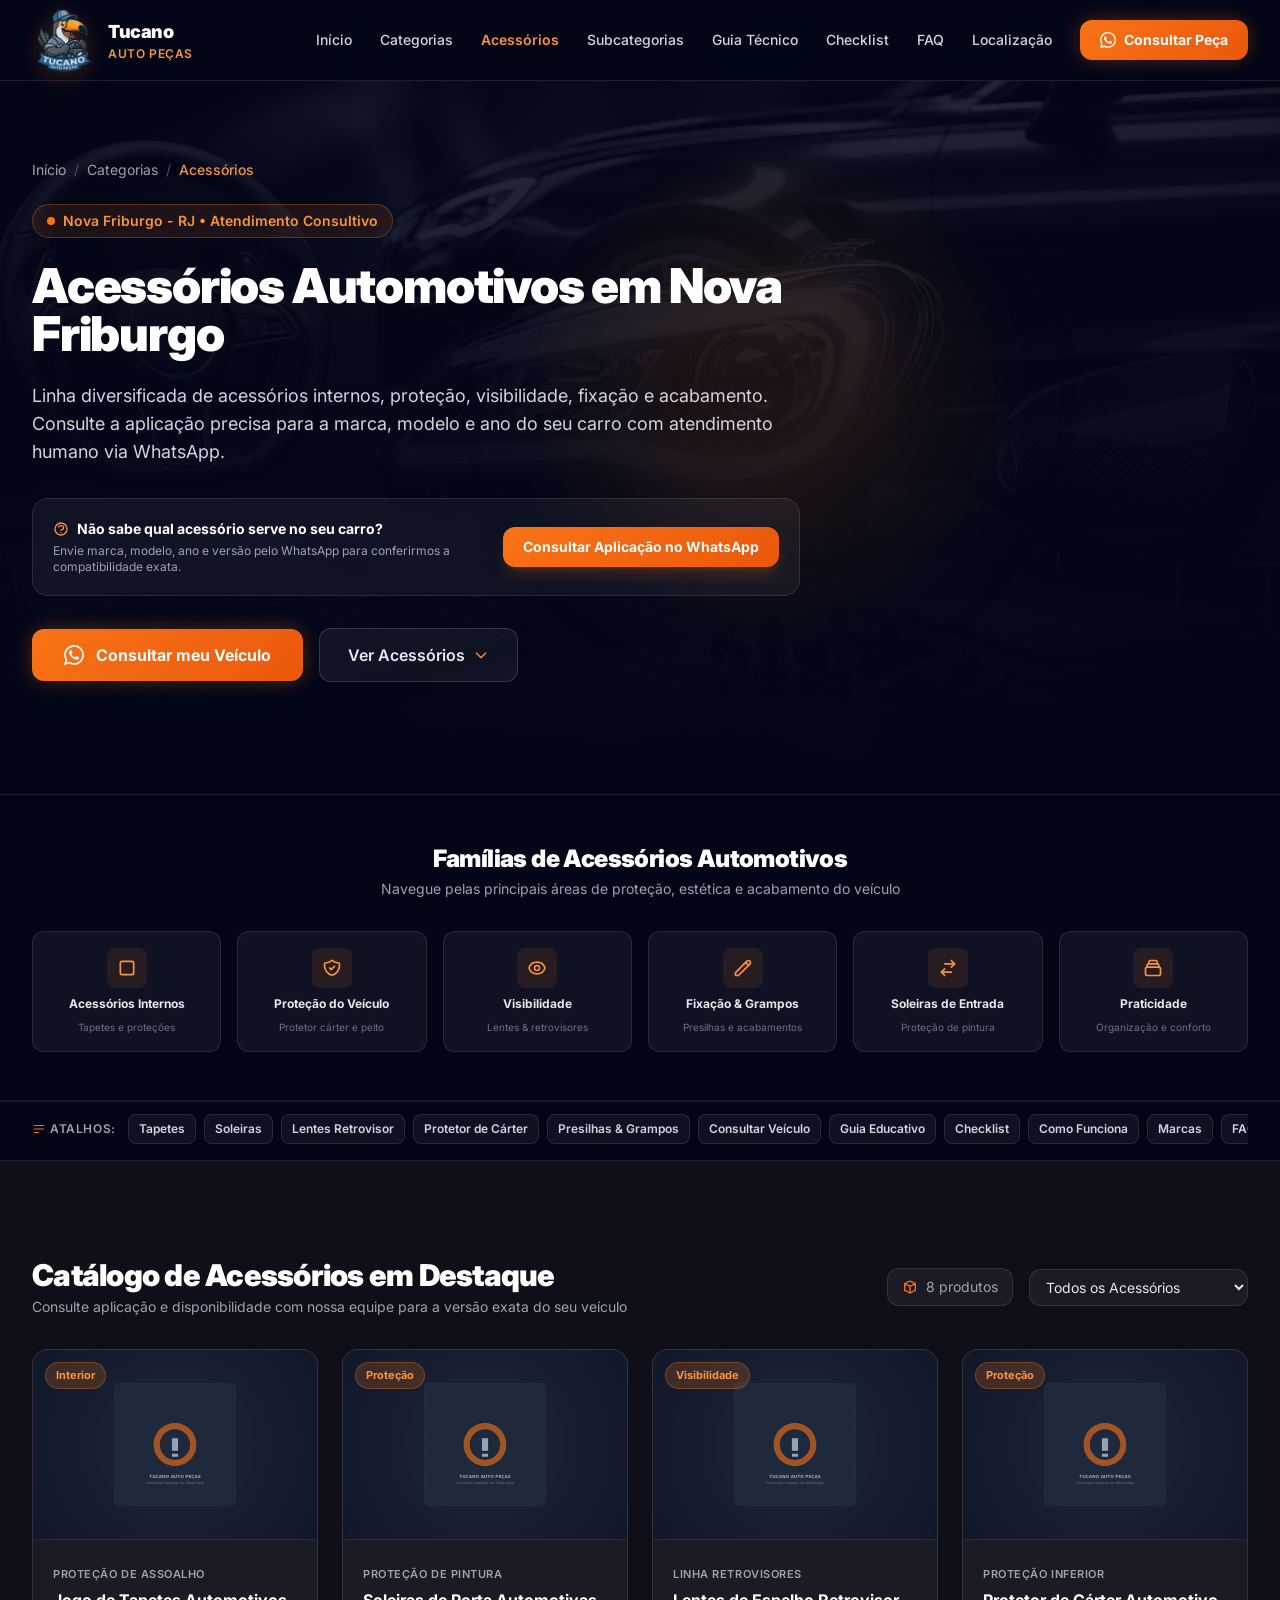
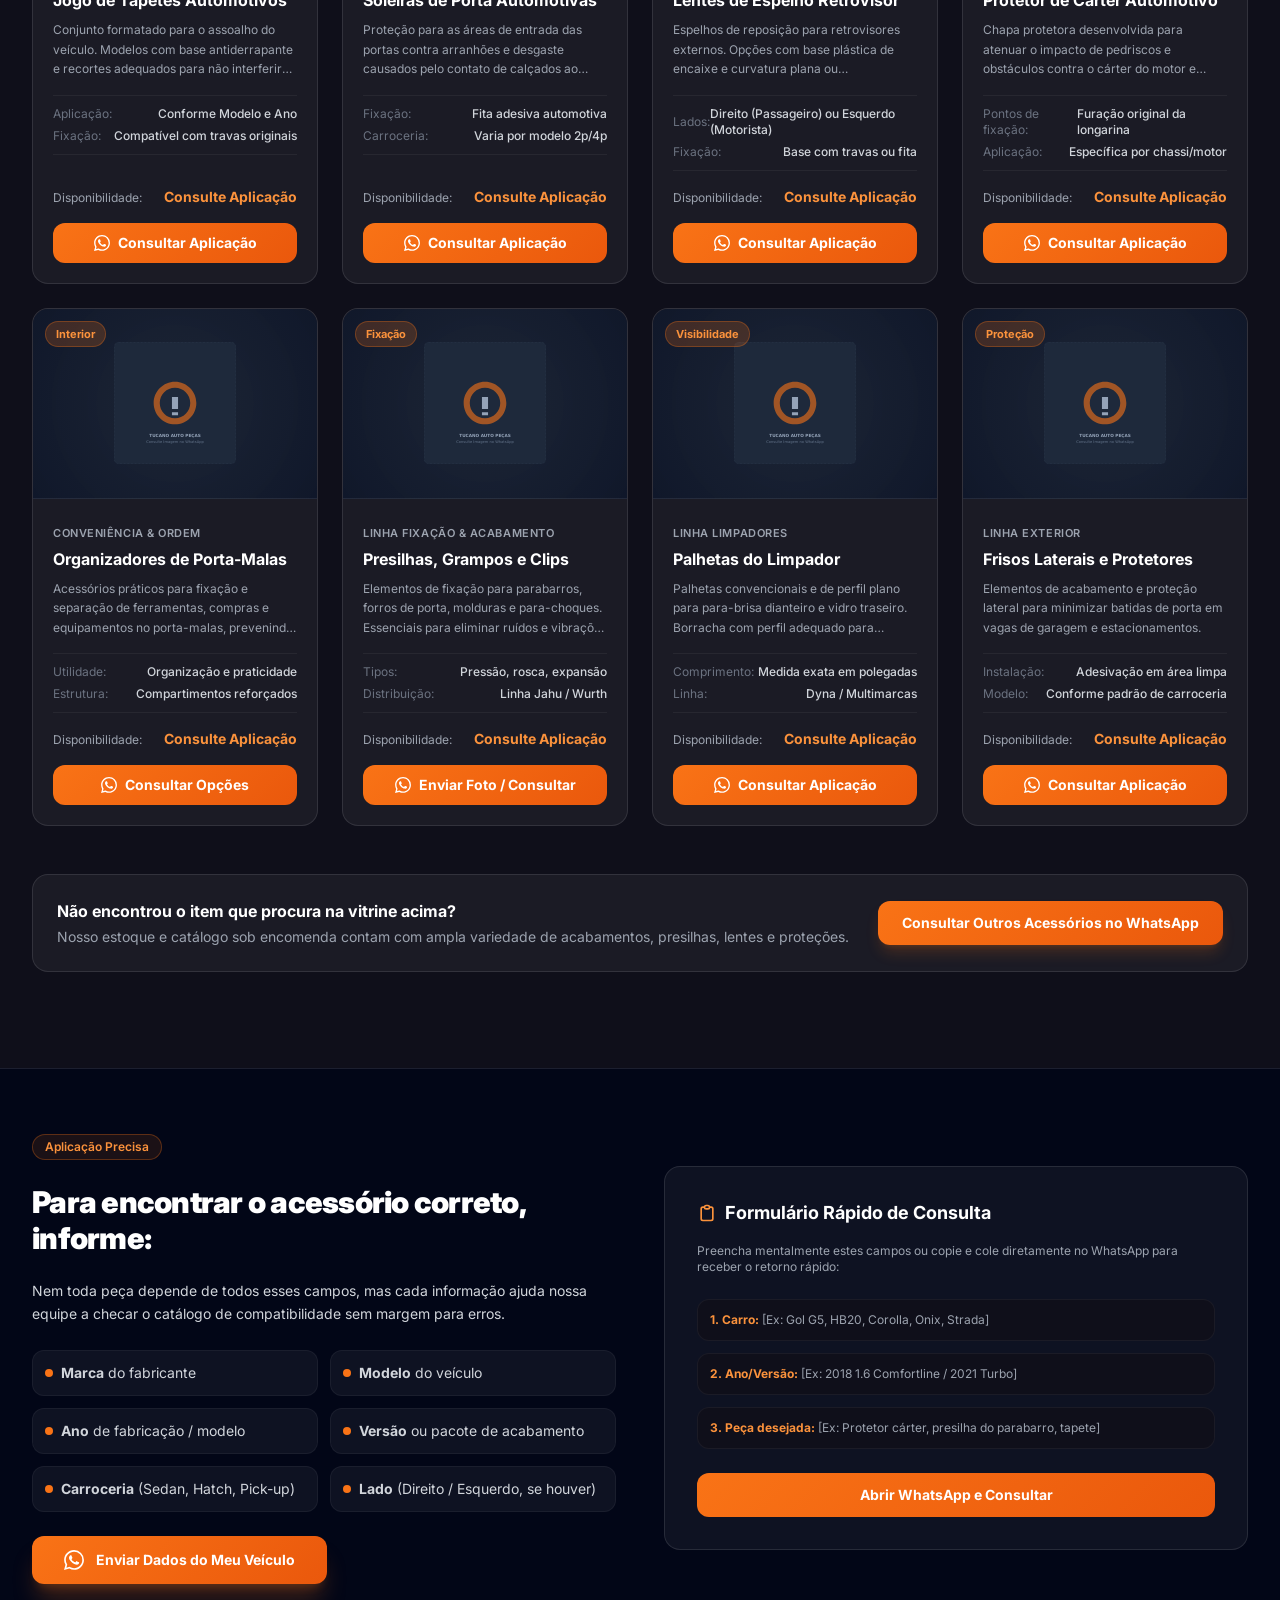
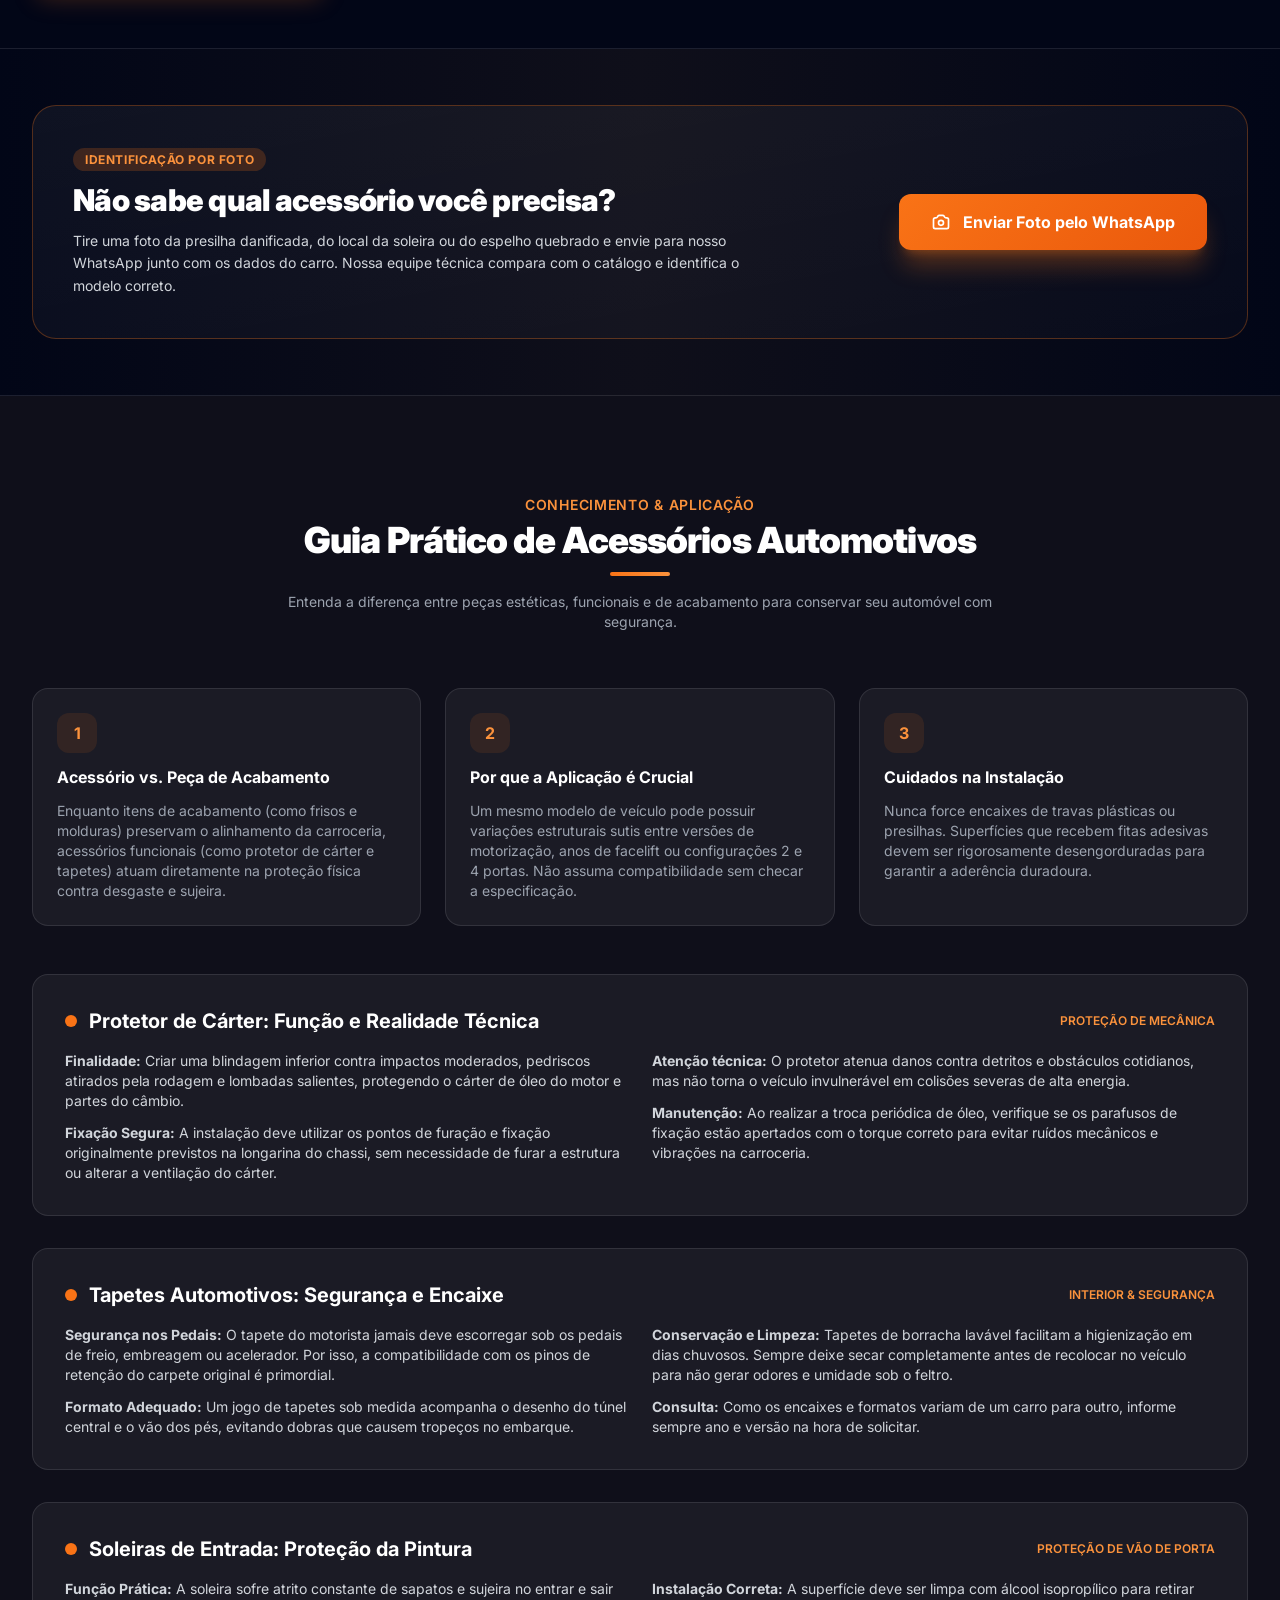
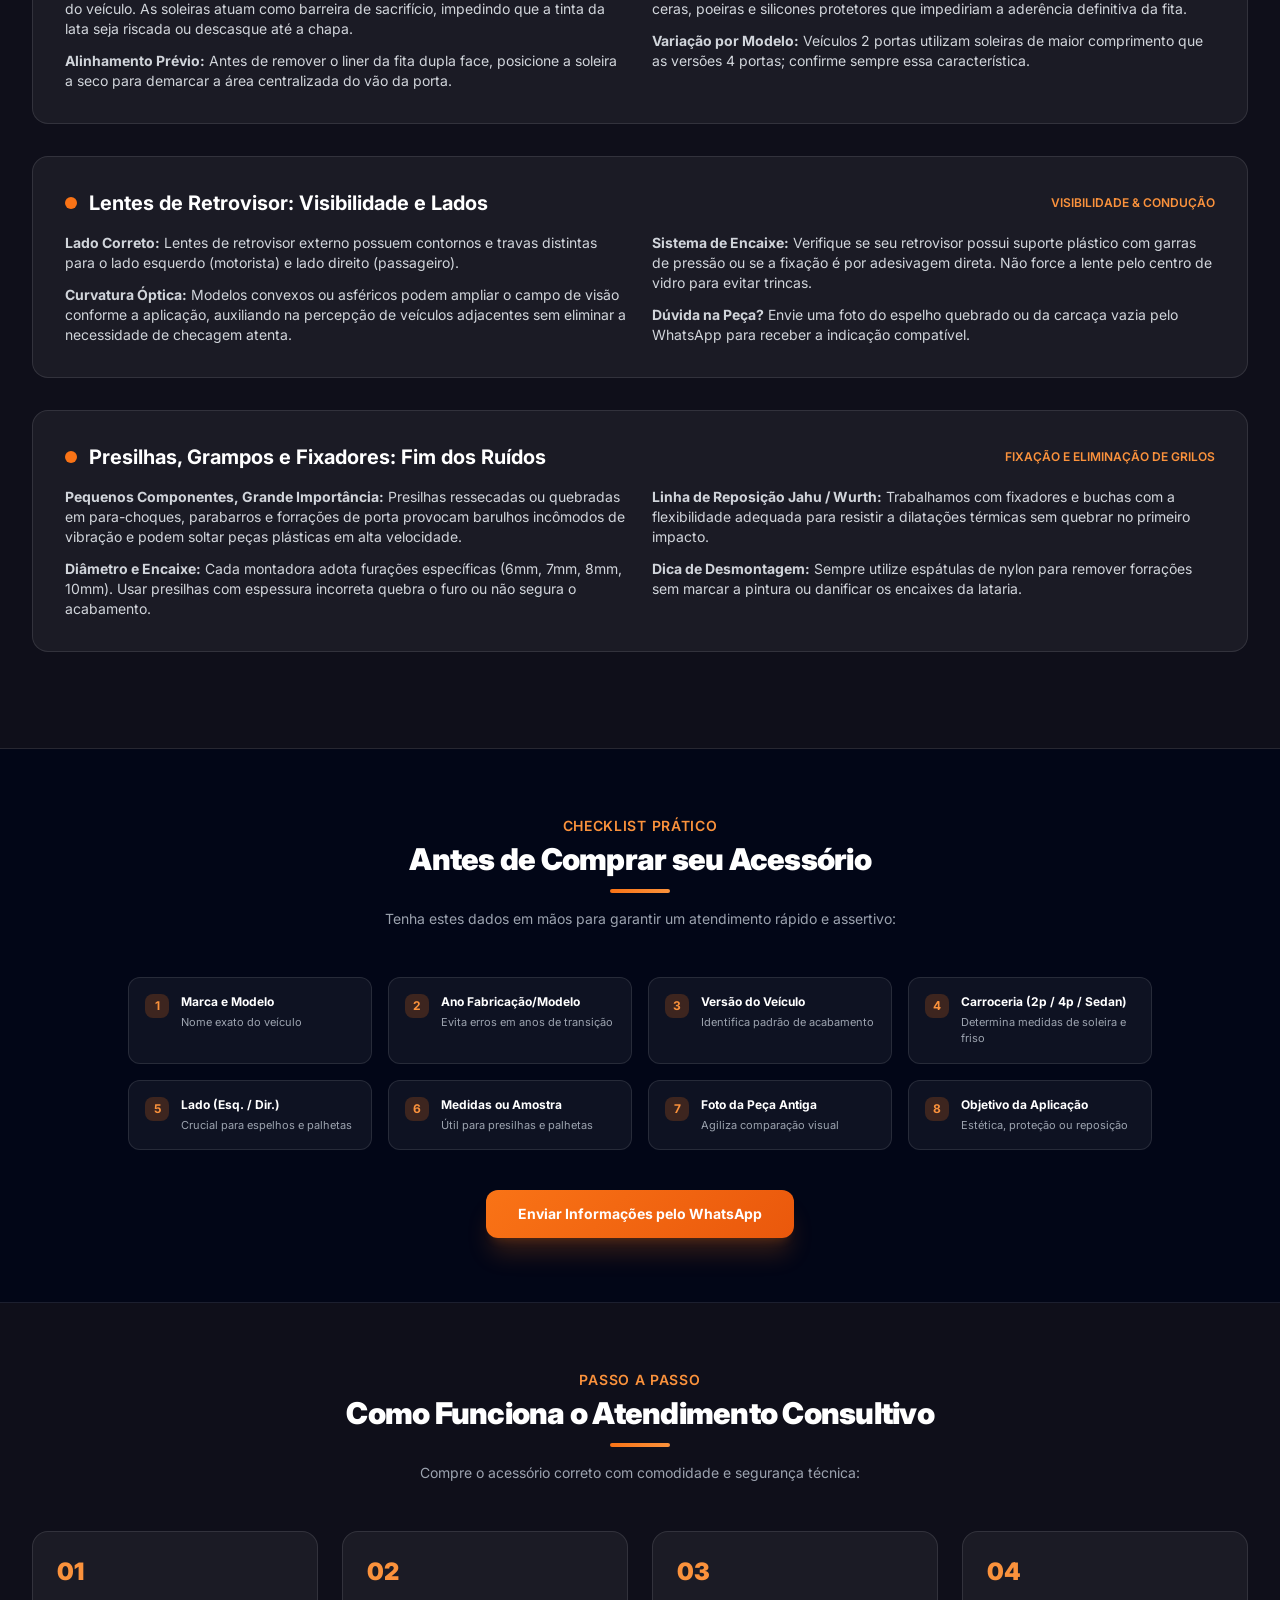
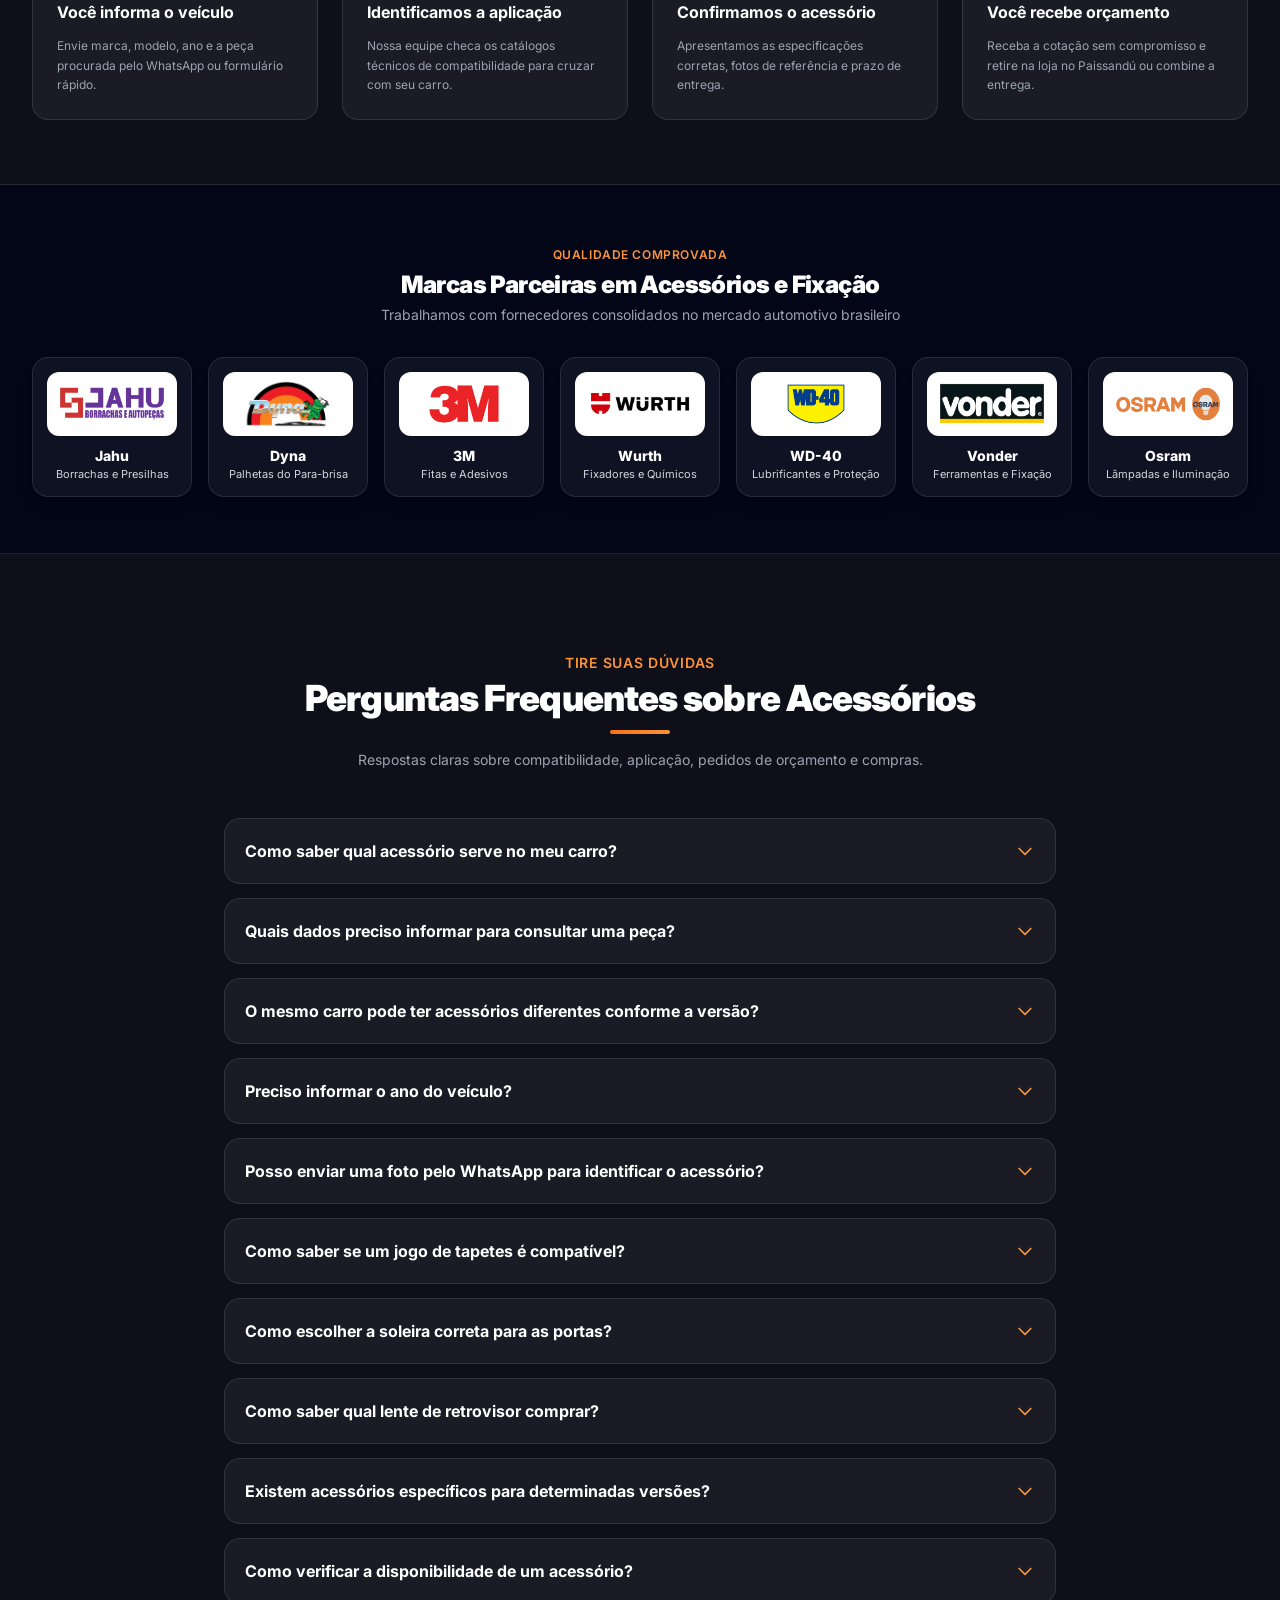
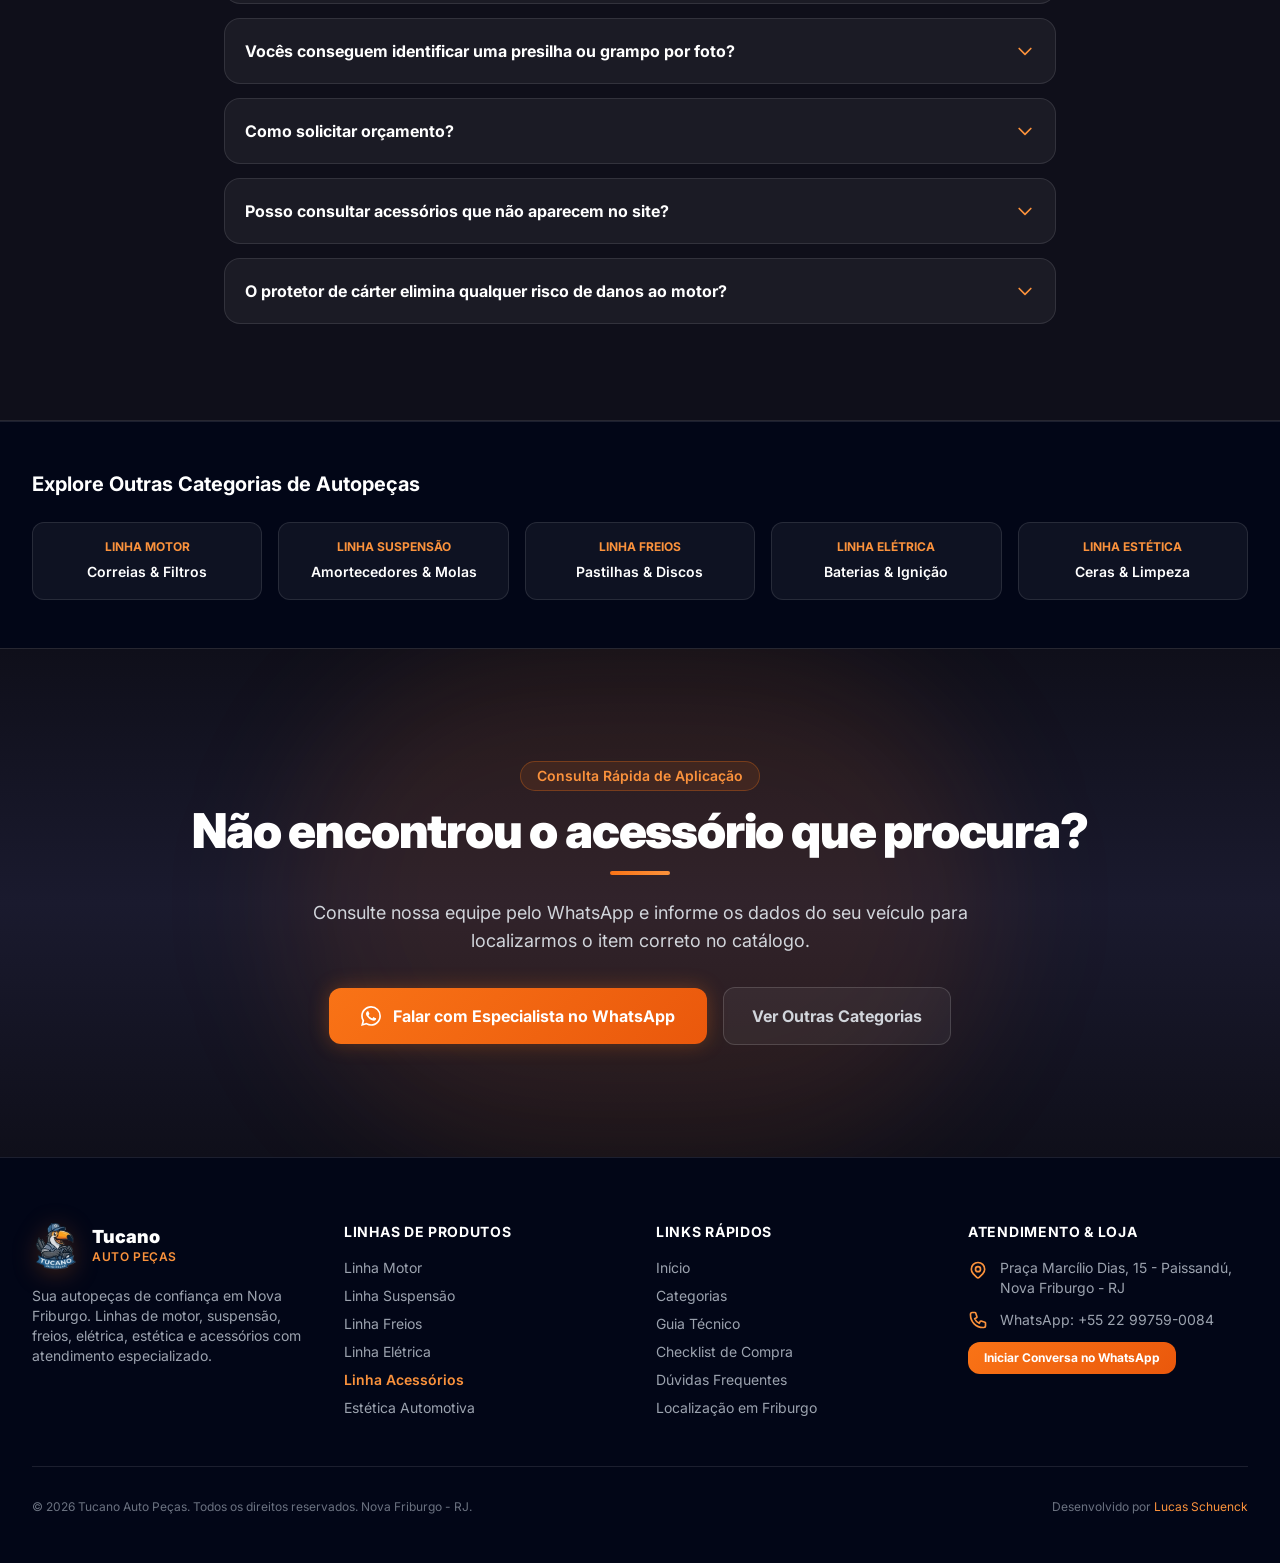
<file: acessorios.html>
<!DOCTYPE html>
<html lang="pt-BR">
<head>
    <meta charset="UTF-8">
    <!-- DevSecOps: Blindagem de Preview e Seguranca -->
    <meta name="robots" content="noindex, nofollow, noarchive">
    <meta http-equiv="X-Content-Type-Options" content="nosniff">
    <meta http-equiv="X-Frame-Options" content="DENY">
    <meta name="referrer" content="strict-origin-when-cross-origin">
    <meta name="viewport" content="width=device-width, initial-scale=1.0">
    <meta name="description" content="Acessórios automotivos em Nova Friburgo: tapetes, protetores de cárter, soleiras, lentes de retrovisor, presilhas e acabamentos. Tucano Auto Peças.">
    <title>Acessórios Automotivos em Nova Friburgo | Tucano Auto Peças</title>
    
    <!-- Canonical & Favicon -->
    <link rel="canonical" href="https://tucanoautopecas.com.br/acessorios.html">
    <!-- Favicon & Icons -->
    <link rel="icon" type="image/x-icon" href="favicon.ico">
    <link rel="icon" type="image/png" sizes="32x32" href="assets/icons/favicon-32x32.png">
    <link rel="icon" type="image/png" sizes="16x16" href="assets/icons/favicon-16x16.png">
    <link rel="apple-touch-icon" sizes="192x192" href="assets/icons/icon-192.png">
    <link rel="icon" type="image/svg+xml" href="assets/icons/app-icon.svg">

    <!-- Open Graph -->
    <meta property="og:title" content="Acessórios Automotivos em Nova Friburgo | Tucano Auto Peças">
    <meta property="og:description" content="Linha completa de acessórios: tapetes sob medida, protetor de cárter, lentes de retrovisor, presilhas e acabamentos em Nova Friburgo/RJ. Atendimento técnico via WhatsApp.">
    <meta property="og:type" content="website">
    <meta property="og:url" content="https://tucanoautopecas.com.br/acessorios.html">
    <meta property="og:image" content="https://tucanoautopecas.com.br/assets/images/categories/acessorios.jpg">
    <meta property="og:locale" content="pt_BR">
    <meta property="og:site_name" content="Tucano Auto Peças">

    <!-- Twitter Cards -->
    <meta name="twitter:card" content="summary_large_image">
    <meta name="twitter:title" content="Acessórios Automotivos em Nova Friburgo | Tucano Auto Peças">
    <meta name="twitter:description" content="Consulte aplicação de acessórios para seu veículo em Nova Friburgo. Atendimento consultivo pelo WhatsApp!">
    <meta name="twitter:image" content="https://tucanoautopecas.com.br/assets/images/categories/acessorios.jpg">
    <meta name="twitter:site" content="@tucanoautopecas">

    <!-- JSON-LD: BreadcrumbList + AutoPartsStore + FAQPage -->
    <script type="application/ld+json">
{
  "@context": "https://schema.org",
  "@graph": [
    {
      "@type": "BreadcrumbList",
      "itemListElement": [
        {
          "@type": "ListItem",
          "position": 1,
          "name": "Início",
          "item": "https://tucanoautopecas.com.br/"
        },
        {
          "@type": "ListItem",
          "position": 2,
          "name": "Categorias",
          "item": "https://tucanoautopecas.com.br/#categorias"
        },
        {
          "@type": "ListItem",
          "position": 3,
          "name": "Acessórios",
          "item": "https://tucanoautopecas.com.br/acessorios.html"
        }
      ]
    },
    {
      "@type": "AutoPartsStore",
      "name": "Tucano Auto Peças - Acessórios Automotivos",
      "image": "https://tucanoautopecas.com.br/assets/images/categories/acessorios.jpg",
      "url": "https://tucanoautopecas.com.br/acessorios.html",
      "telephone": "+5522997590084",
      "address": {
        "@type": "PostalAddress",
        "streetAddress": "Praça Marcílio Dias, 15 - Paissandu",
        "addressLocality": "Nova Friburgo",
        "addressRegion": "RJ",
        "addressCountry": "BR",
        "postalCode": "28615-035"
      },
      "priceRange": "$$"
    },
    {
      "@type": "FAQPage",
      "mainEntity": [
        {
          "@type": "Question",
          "name": "Como saber qual acessório serve no meu carro?",
          "acceptedAnswer": {
            "@type": "Answer",
            "text": "Para confirmar a compatibilidade exata de um acessório, informe à nossa equipe a marca, modelo, ano de fabricação/modelo, versão e detalhes como carroceria e lado (quando aplicável). Nossa equipe consulta catálogos técnicos de aplicação para garantir o item correto."
          }
        },
        {
          "@type": "Question",
          "name": "Quais dados preciso informar para consultar uma peça ou acessório?",
          "acceptedAnswer": {
            "@type": "Answer",
            "text": "Recomendamos informar: marca, modelo, ano, versão do veículo e a descrição do acessório procurado. Caso se trate de presilhas, acabamentos ou lentes, fotos da peça antiga ou do local de fixação auxiliam diretamente na identificação precisa."
          }
        },
        {
          "@type": "Question",
          "name": "O mesmo carro pode ter acessórios diferentes conforme a versão?",
          "acceptedAnswer": {
            "@type": "Answer",
            "text": "Sim. Versões de entrada, intermediárias e topo de linha frequentemente variam em detalhes de acabamento interno, formato de soleiras, presilhas de fixação, curvatura de retrovisores e recortes de protetor de cárter."
          }
        },
        {
          "@type": "Question",
          "name": "Preciso informar o ano do veículo na consulta?",
          "acceptedAnswer": {
            "@type": "Answer",
            "text": "Sim, é fundamental. Mudanças de ano-modelo ou facelifts frequentemente alteram dimensões de painel, pontos de encaixe de parabarro e presilhas de para-choque."
          }
        },
        {
          "@type": "Question",
          "name": "Posso enviar uma foto pelo WhatsApp para identificar o acessório?",
          "acceptedAnswer": {
            "@type": "Answer",
            "text": "Com certeza. O envio de fotos pelo WhatsApp (+55 22 99759-0084) da peça danificada, amostra ou local de instalação facilita e agiliza a identificação técnica pela nossa equipe."
          }
        },
        {
          "@type": "Question",
          "name": "Como saber se um jogo de tapetes é compatível com meu veículo?",
          "acceptedAnswer": {
            "@type": "Answer",
            "text": "Os tapetes devem respeitar o desenho do assoalho e ter recortes compatíveis com o túnel central e pedaleiras. No lado do motorista, a compatibilidade com travas de retenção é essencial para evitar deslocamentos durante a condução."
          }
        },
        {
          "@type": "Question",
          "name": "Como escolher a soleira correta para as portas?",
          "acceptedAnswer": {
            "@type": "Answer",
            "text": "A soleira deve ter o formato e comprimento adequados para o vão de entrada das portas da sua versão de carroceria (2 ou 4 portas), além de exigir limpeza profunda da superfície antes da colagem."
          }
        },
        {
          "@type": "Question",
          "name": "Como saber qual lente de retrovisor comprar?",
          "acceptedAnswer": {
            "@type": "Answer",
            "text": "É necessário verificar o lado correto (motorista / passageiro), o sistema de encaixe traseiro da base (presilhas ou colagem) e se o modelo original utiliza lente plana ou asférica/convexa."
          }
        },
        {
          "@type": "Question",
          "name": "Existem acessórios específicos para determinadas versões?",
          "acceptedAnswer": {
            "@type": "Answer",
            "text": "Sim. Protetores de cárter, frisos de porta e acabamentos plásticos podem ter fixações distintas dependendo da motorização ou pacote de acabamento."
          }
        },
        {
          "@type": "Question",
          "name": "Como verificar a disponibilidade de um acessório?",
          "acceptedAnswer": {
            "@type": "Answer",
            "text": "Basta clicar em 'Consultar Peça' ou enviar uma mensagem para nosso WhatsApp comercial. Informamos prontamente a disponibilidade e o prazo de entrega."
          }
        },
        {
          "@type": "Question",
          "name": "Vocês conseguem identificar uma presilha ou grampo por foto?",
          "acceptedAnswer": {
            "@type": "Answer",
            "text": "Sim. Enviando fotos nítidas do grampo ou presilha ao lado de uma régua ou moeda para referência de escala, comparamos com os catálogos técnicos de fixadores automotivos."
          }
        },
        {
          "@type": "Question",
          "name": "Como solicitar orçamento de acessórios?",
          "acceptedAnswer": {
            "@type": "Answer",
            "text": "Você pode clicar em qualquer botão de WhatsApp na página e informar a lista de acessórios desejados juntamente com os dados do seu veículo para receber a cotação."
          }
        },
        {
          "@type": "Question",
          "name": "Posso consultar acessórios que não aparecem na vitrine do site?",
          "acceptedAnswer": {
            "@type": "Answer",
            "text": "Sim. O site apresenta destaques das linhas mais procuradas. Trabalhamos sob consulta com milhares de itens e marcas através dos nossos distribuidores parceiros."
          }
        },
        {
          "@type": "Question",
          "name": "O protetor de cárter elimina qualquer risco de danos ao motor?",
          "acceptedAnswer": {
            "@type": "Answer",
            "text": "O protetor de cárter atua como barreira contra pedriscos, detritos e impactos moderados comuns em valetas e estradas irregulares. Contudo, colisões severas em alta velocidade contra obstáculos rígidos podem ultrapassar o limite estrutural da chapa."
          }
        }
      ]
    }
  ]
}
    </script>
    <link rel="preconnect" href="https://fonts.googleapis.com">
    <link rel="preconnect" href="https://fonts.gstatic.com" crossorigin>
    
    <!-- Fonts -->
    <link href="https://fonts.googleapis.com/css2?family=Inter:wght@300;400;500;600;700;800;900&display=swap" rel="stylesheet">
    <!-- Tailwind CSS (Compilado Localmente) -->
    <link rel="stylesheet" href="assets/css/tailwind.css">
    
    <!-- Custom Styles -->
    <style>
        @media (prefers-reduced-motion: reduce) {
            *, *::before, *::after {
                animation-duration: 0.01ms !important;
                animation-iteration-count: 1 !important;
                transition-duration: 0.01ms !important;
                scroll-behavior: auto !important;
            }
        }
        .reveal { opacity: 0; transform: translateY(20px); transition: opacity 0.6s ease-out, transform 0.6s ease-out; }
        .reveal.active { opacity: 1; transform: translateY(0); }
        .reveal-scale { opacity: 0; transform: scale(0.95); transition: opacity 0.6s ease-out, transform 0.6s ease-out; }
        .reveal-scale.active { opacity: 1; transform: scale(1); }
        .section-divider { width: 60px; height: 4px; background: linear-gradient(90deg, #f97316, #fb923c); border-radius: 2px; }
        .card-hover { transition: all 0.3s ease; }
        .card-hover:hover { transform: translateY(-4px); box-shadow: 0 20px 40px -10px rgba(249, 115, 22, 0.2); }
        .navbar-scrolled { background: rgba(15, 23, 42, 0.96); backdrop-filter: blur(20px); border-bottom: 1px solid rgba(255, 255, 255, 0.1); }
        .btn-primary { background: linear-gradient(135deg, #f97316, #ea580c); transition: all 0.3s ease; }
        .btn-primary:hover { background: linear-gradient(135deg, #ea580c, #c2410c); transform: translateY(-1px); }
        .btn-secondary { background: rgba(255, 255, 255, 0.05); border: 1px solid rgba(255, 255, 255, 0.15); transition: all 0.3s ease; }
        .btn-secondary:hover { background: rgba(255, 255, 255, 0.1); border-color: rgba(249, 115, 22, 0.4); }
        .whatsapp-glow { box-shadow: 0 0 20px rgba(249, 115, 22, 0.3); }
        .whatsapp-glow:hover { box-shadow: 0 0 30px rgba(249, 115, 22, 0.5); }
        .line-clamp-2 { display: -webkit-box; -webkit-line-clamp: 2; -webkit-box-orient: vertical; overflow: hidden; }
        .line-clamp-3 { display: -webkit-box; -webkit-line-clamp: 3; -webkit-box-orient: vertical; overflow: hidden; }
        .mobile-bar { animation: slideUp 0.4s ease-out; }
        @keyframes slideUp { from { transform: translateY(100%); opacity: 0; } to { transform: translateY(0); opacity: 1; } }
        .product-card {
            display: flex;
            flex-direction: column;
            justify-content: space-between;
            height: 100%;
            background: rgba(255, 255, 255, 0.05);
            border: 1px solid rgba(255, 255, 255, 0.1);
            border-radius: 1rem;
            overflow: hidden;
            position: relative;
            transition: all 0.3s ease;
        }
        .product-card:hover {
            transform: translateY(-4px);
            box-shadow: 0 20px 40px -10px rgba(249, 115, 22, 0.2);
            border-color: rgba(249, 115, 22, 0.3);
        }
        .product-image-container {
            width: 100%;
            height: 190px;
            display: flex;
            align-items: center;
            justify-content: center;
            background: radial-gradient(circle at center, rgba(30, 41, 59, 0.8) 0%, rgba(15, 23, 42, 0.95) 100%);
            border-bottom: 1px solid rgba(255, 255, 255, 0.08);
            position: relative;
            overflow: hidden;
        }
        .product-img {
            max-width: 65%;
            max-height: 65%;
            object-fit: contain;
            transition: transform 0.4s ease;
        }
        .product-card:hover .product-img {
            transform: scale(1.08);
        }
        /* Custom scrollbar for horizontal subcategories and quick links */
        .scrollbar-none::-webkit-scrollbar { display: none; }
        .scrollbar-none { -ms-overflow-style: none; scrollbar-width: none; }
    </style>
</head>

<body class="bg-dark-950 text-gray-100 font-sans antialiased min-h-screen flex flex-col selection:bg-primary-500 selection:text-white pb-20 lg:pb-0">

    <!-- ==================== HEADER & NAVBAR ==================== -->
    <nav id="navbar" class="fixed top-0 left-0 right-0 z-50 transition-all duration-300 bg-dark-950/90 backdrop-blur-md border-b border-white/10" aria-label="Navegação Principal">
        <div class="max-w-7xl mx-auto px-4 sm:px-6 lg:px-8">
            <div class="flex items-center justify-between h-16 lg:h-20">
                <!-- Brand Logo -->
                <a href="index.html" class="flex items-center gap-3 group" aria-label="Tucano Auto Peças - Início">
                    <img src="assets/icons/app-icon.svg" alt="Tucano Auto Peças" class="w-12 h-12 lg:w-16 lg:h-16 object-contain transition-transform duration-300 group-hover:scale-105 drop-shadow-[0_4px_12px_rgba(249,115,22,0.25)]" width="64" height="64">
                    <div class="hidden sm:block">
                        <p class="text-base lg:text-lg font-black text-white leading-tight tracking-tight">Tucano</p>
                        <p class="text-xs text-primary-400 font-semibold tracking-wider uppercase">Auto Peças</p>
                    </div>
                </a>

                <!-- Desktop Navigation Links -->
                <div class="hidden lg:flex items-center gap-7">
                    <a href="index.html" class="text-gray-300 hover:text-primary-400 transition-colors text-sm font-medium">Início</a>
                    <a href="index.html#categorias" class="text-gray-300 hover:text-primary-400 transition-colors text-sm font-medium">Categorias</a>
                    <a href="#produtos-acessorios" class="text-primary-400 font-semibold text-sm">Acessórios</a>
                    <a href="#subcategorias" class="text-gray-300 hover:text-primary-400 transition-colors text-sm font-medium">Subcategorias</a>
                    <a href="#educativo" class="text-gray-300 hover:text-primary-400 transition-colors text-sm font-medium">Guia Técnico</a>
                    <a href="#checklist" class="text-gray-300 hover:text-primary-400 transition-colors text-sm font-medium">Checklist</a>
                    <a href="#faq" class="text-gray-300 hover:text-primary-400 transition-colors text-sm font-medium">FAQ</a>
                    <a href="index.html#localizacao" class="text-gray-300 hover:text-primary-400 transition-colors text-sm font-medium">Localização</a>

                    <a href="https://wa.me/5522997590084?text=Olá!%20Gostaria%20de%20consultar%20acessórios%20para%20meu%20veículo."
                        target="_blank" rel="noopener noreferrer"
                        class="btn-primary px-5 py-2.5 rounded-xl text-sm font-bold text-white flex items-center gap-2 shadow-lg shadow-primary-500/25 whatsapp-glow"
                        aria-label="Orçamento de acessórios via WhatsApp">
                        <svg class="w-4 h-4" fill="currentColor" viewBox="0 0 24 24">
                            <path d="M17.472 14.382c-.297-.149-1.758-.867-2.03-.967-.273-.099-.471-.148-.67.15-.197.297-.767.966-.94 1.164-.173.199-.347.223-.644.075-.297-.15-1.255-.463-2.39-1.475-.883-.788-1.48-1.761-1.653-2.059-.173-.297-.018-.458.13-.606.134-.133.298-.347.446-.52.149-.174.198-.298.298-.497.099-.198.05-.371-.025-.52-.075-.149-.669-1.612-.916-2.207-.242-.579-.487-.5-.669-.51-.173-.008-.371-.01-.57-.01-.198 0-.52.074-.792.372-.272.297-1.04 1.016-1.04 2.479 0 1.462 1.065 2.875 1.213 3.074.149.198 2.096 3.2 5.077 4.487.709.306 1.262.489 1.694.625.712.227 1.36.195 1.871.118.571-.085 1.758-.719 2.006-1.413.248-.694.248-1.289.173-1.413-.074-.124-.272-.198-.57-.347m-5.421 7.403h-.004a9.87 9.87 0 01-5.031-1.378l-.361-.214-3.741.982.998-3.648-.235-.374a9.86 9.86 0 01-1.51-5.26c.001-5.45 4.436-9.884 9.888-9.884 2.64 0 5.122 1.03 6.988 2.898a9.825 9.825 0 012.893 6.994c-.003 5.45-4.437 9.884-9.885 9.884m8.413-18.297A11.815 11.815 0 0012.05 0C5.495 0 .16 5.335.157 11.892c0 2.096.547 4.142 1.588 5.945L.057 24l6.305-1.654a11.882 11.882 0 005.683 1.448h.005c6.554 0 11.89-5.335 11.893-11.893a11.821 11.821 0 00-3.48-8.413z" />
                        </svg>
                        <span>Consultar Peça</span>
                    </a>
                </div>

                <!-- Mobile Menu Button -->
                <button id="mobile-menu-btn"
                    class="lg:hidden p-2 text-gray-300 hover:text-white focus:outline-none focus:ring-2 focus:ring-primary-500 rounded-lg"
                    aria-label="Abrir menu" aria-expanded="false" aria-controls="mobile-menu">
                    <svg class="w-6 h-6" fill="none" stroke="currentColor" viewBox="0 0 24 24">
                        <path stroke-linecap="round" stroke-linejoin="round" stroke-width="2" d="M4 6h16M4 12h16M4 18h16" />
                    </svg>
                </button>
            </div>
        </div>

        <!-- Mobile Menu Dropdown -->
        <div id="mobile-menu"
            class="lg:hidden hidden bg-dark-900/98 backdrop-blur-2xl border-t border-white/10 px-4 pt-3 pb-6 space-y-2">
            <a href="index.html" class="block py-2.5 px-3 text-gray-300 hover:text-primary-400 hover:bg-white/5 rounded-xl transition-colors font-medium">Início</a>
            <a href="index.html#categorias" class="block py-2.5 px-3 text-gray-300 hover:text-primary-400 hover:bg-white/5 rounded-xl transition-colors font-medium">Categorias</a>
            <a href="#produtos-acessorios" class="block py-2.5 px-3 text-primary-400 bg-primary-500/10 rounded-xl transition-colors font-semibold">Catálogo de Acessórios</a>
            <a href="#subcategorias" class="block py-2.5 px-3 text-gray-300 hover:text-primary-400 hover:bg-white/5 rounded-xl transition-colors font-medium">Subcategorias de Acessórios</a>
            <a href="#educativo" class="block py-2.5 px-3 text-gray-300 hover:text-primary-400 hover:bg-white/5 rounded-xl transition-colors font-medium">Guia Técnico e Cuidados</a>
            <a href="#checklist" class="block py-2.5 px-3 text-gray-300 hover:text-primary-400 hover:bg-white/5 rounded-xl transition-colors font-medium">Checklist Antes de Comprar</a>
            <a href="#faq" class="block py-2.5 px-3 text-gray-300 hover:text-primary-400 hover:bg-white/5 rounded-xl transition-colors font-medium">Dúvidas Frequentes (FAQ)</a>
            <a href="index.html#localizacao" class="block py-2.5 px-3 text-gray-300 hover:text-primary-400 hover:bg-white/5 rounded-xl transition-colors font-medium">Localização em Friburgo</a>

            <div class="pt-3 border-t border-white/10">
                <a href="https://wa.me/5522997590084?text=Olá!%20Gostaria%20de%20consultar%20acessórios%20para%20meu%20veículo."
                    target="_blank" rel="noopener noreferrer"
                    class="btn-primary w-full py-3 px-4 rounded-xl text-center font-bold text-white flex items-center justify-center gap-2 shadow-lg shadow-primary-500/30">
                    <svg class="w-5 h-5" fill="currentColor" viewBox="0 0 24 24">
                        <path d="M17.472 14.382c-.297-.149-1.758-.867-2.03-.967-.273-.099-.471-.148-.67.15-.197.297-.767.966-.94 1.164-.173.199-.347.223-.644.075-.297-.15-1.255-.463-2.39-1.475-.883-.788-1.48-1.761-1.653-2.059-.173-.297-.018-.458.13-.606.134-.133.298-.347.446-.52.149-.174.198-.298.298-.497.099-.198.05-.371-.025-.52-.075-.149-.669-1.612-.916-2.207-.242-.579-.487-.5-.669-.51-.173-.008-.371-.01-.57-.01-.198 0-.52.074-.792.372-.272.297-1.04 1.016-1.04 2.479 0 1.462 1.065 2.875 1.213 3.074.149.198 2.096 3.2 5.077 4.487.709.306 1.262.489 1.694.625.712.227 1.36.195 1.871.118.571-.085 1.758-.719 2.006-1.413.248-.694.248-1.289.173-1.413-.074-.124-.272-.198-.57-.347m-5.421 7.403h-.004a9.87 9.87 0 01-5.031-1.378l-.361-.214-3.741.982.998-3.648-.235-.374a9.86 9.86 0 01-1.51-5.26c.001-5.45 4.436-9.884 9.888-9.884 2.64 0 5.122 1.03 6.988 2.898a9.825 9.825 0 012.893 6.994c-.003 5.45-4.437 9.884-9.885 9.884m8.413-18.297A11.815 11.815 0 0012.05 0C5.495 0 .16 5.335.157 11.892c0 2.096.547 4.142 1.588 5.945L.057 24l6.305-1.654a11.882 11.882 0 005.683 1.448h.005c6.554 0 11.89-5.335 11.893-11.893a11.821 11.821 0 00-3.48-8.413z" />
                    </svg>
                    Consultar Peça no WhatsApp
                </a>
            </div>
        </div>
    </nav>

    <!-- ==================== HERO SECTION ==================== -->
    <header class="relative pt-32 pb-20 lg:pt-40 lg:pb-28 overflow-hidden border-b border-white/10 bg-dark-950">
        <!-- Background Image with Dark Vignette Overlay -->
        <div class="absolute inset-0 z-0 opacity-20 mix-blend-luminosity">
            <img src="assets/images/categories/acessorios.jpg" alt="Acessórios e acabamentos automotivos"
                class="w-full h-full object-cover object-center filter saturate-150" loading="eager" width="1920" height="1080">
        </div>
        <div class="absolute inset-0 z-0 bg-gradient-to-t from-dark-950 via-dark-950/80 to-transparent"></div>
        <div class="absolute top-1/4 right-1/4 w-96 h-96 bg-primary-500/10 rounded-full blur-3xl pointer-events-none"></div>

        <div class="relative z-10 max-w-7xl mx-auto px-4 sm:px-6 lg:px-8">
            <!-- Breadcrumbs -->
            <nav class="flex items-center gap-2 text-xs sm:text-sm text-gray-400 mb-6" aria-label="Trilha de Navegação (Breadcrumb)">
                <a href="index.html" class="hover:text-primary-400 transition-colors">Início</a>
                <span class="text-gray-600">/</span>
                <a href="index.html#categorias" class="hover:text-primary-400 transition-colors">Categorias</a>
                <span class="text-gray-600">/</span>
                <span class="text-primary-400 font-medium" aria-current="page">Acessórios</span>
            </nav>

            <div class="max-w-3xl">
                <!-- Badge Hero -->
                <div class="inline-flex items-center gap-2 px-3.5 py-1.5 rounded-full bg-primary-500/10 border border-primary-500/30 text-primary-400 text-xs sm:text-sm font-semibold mb-6">
                    <span class="w-2 h-2 rounded-full bg-primary-500 animate-pulse"></span>
                    Nova Friburgo - RJ • Atendimento Consultivo
                </div>

                <h1 class="text-3xl sm:text-4xl lg:text-5xl font-black text-white tracking-tight leading-tight mb-6">
                    Acessórios Automotivos em Nova Friburgo
                </h1>

                <p class="text-base sm:text-lg text-gray-300 leading-relaxed mb-8">
                    Linha diversificada de acessórios internos, proteção, visibilidade, fixação e acabamento. Consulte a aplicação precisa para a marca, modelo e ano do seu carro com atendimento humano via WhatsApp.
                </p>

                <!-- Microconversão no Hero -->
                <div class="p-4 sm:p-5 rounded-2xl bg-white/5 border border-white/10 backdrop-blur-sm mb-8">
                    <div class="flex flex-col sm:flex-row sm:items-center justify-between gap-4">
                        <div class="space-y-1">
                            <p class="text-sm font-bold text-white flex items-center gap-2">
                                <svg class="w-4 h-4 text-primary-400" fill="none" stroke="currentColor" viewBox="0 0 24 24"><path stroke-linecap="round" stroke-linejoin="round" stroke-width="2" d="M8.228 9c.549-1.165 2.03-2 3.772-2 2.21 0 4 1.343 4 3 0 1.4-1.278 2.575-3.006 2.907-.542.104-.994.54-.994 1.093m0 3h.01M21 12a9 9 0 11-18 0 9 9 0 0118 0z"/></svg>
                                Não sabe qual acessório serve no seu carro?
                            </p>
                            <p class="text-xs text-gray-400">
                                Envie marca, modelo, ano e versão pelo WhatsApp para conferirmos a compatibilidade exata.
                            </p>
                        </div>
                        <a href="https://wa.me/5522997590084?text=Olá!%20Não%20sei%20qual%20acessório%20serve%20no%20meu%20carro.%20Gostaria%20de%20consultar%20a%20aplicação."
                            target="_blank" rel="noopener noreferrer"
                            class="btn-primary px-5 py-2.5 rounded-xl font-bold text-xs sm:text-sm text-white whitespace-nowrap text-center flex items-center justify-center gap-2 shadow-lg shadow-primary-500/20">
                            <span>Consultar Aplicação no WhatsApp</span>
                        </a>
                    </div>
                </div>

                <!-- CTAs Principais do Hero -->
                <div class="flex flex-col sm:flex-row items-stretch sm:items-center gap-4">
                    <a href="https://wa.me/5522997590084?text=Olá!%20Gostaria%20de%20consultar%20um%20acessório%20para%20meu%20veículo.%0A•%20Veículo:%20%0A•%20Ano/Versão:%20%0A•%20Item%20desejado:%20"
                        target="_blank" rel="noopener noreferrer"
                        class="btn-primary px-8 py-3.5 rounded-xl font-bold text-base text-white flex items-center justify-center gap-3 shadow-xl shadow-primary-500/25 whatsapp-glow">
                        <svg class="w-5 h-5" fill="currentColor" viewBox="0 0 24 24">
                            <path d="M17.472 14.382c-.297-.149-1.758-.867-2.03-.967-.273-.099-.471-.148-.67.15-.197.297-.767.966-.94 1.164-.173.199-.347.223-.644.075-.297-.15-1.255-.463-2.39-1.475-.883-.788-1.48-1.761-1.653-2.059-.173-.297-.018-.458.13-.606.134-.133.298-.347.446-.52.149-.174.198-.298.298-.497.099-.198.05-.371-.025-.52-.075-.149-.669-1.612-.916-2.207-.242-.579-.487-.5-.669-.51-.173-.008-.371-.01-.57-.01-.198 0-.52.074-.792.372-.272.297-1.04 1.016-1.04 2.479 0 1.462 1.065 2.875 1.213 3.074.149.198 2.096 3.2 5.077 4.487.709.306 1.262.489 1.694.625.712.227 1.36.195 1.871.118.571-.085 1.758-.719 2.006-1.413.248-.694.248-1.289.173-1.413-.074-.124-.272-.198-.57-.347m-5.421 7.403h-.004a9.87 9.87 0 01-5.031-1.378l-.361-.214-3.741.982.998-3.648-.235-.374a9.86 9.86 0 01-1.51-5.26c.001-5.45 4.436-9.884 9.888-9.884 2.64 0 5.122 1.03 6.988 2.898a9.825 9.825 0 012.893 6.994c-.003 5.45-4.437 9.884-9.885 9.884m8.413-18.297A11.815 11.815 0 0012.05 0C5.495 0 .16 5.335.157 11.892c0 2.096.547 4.142 1.588 5.945L.057 24l6.305-1.654a11.882 11.882 0 005.683 1.448h.005c6.554 0 11.89-5.335 11.893-11.893a11.821 11.821 0 00-3.48-8.413z" />
                        </svg>
                        <span>Consultar meu Veículo</span>
                    </a>
                    <a href="#produtos-acessorios"
                        class="btn-secondary px-7 py-3.5 rounded-xl font-semibold text-base text-gray-200 flex items-center justify-center gap-2">
                        <span>Ver Acessórios</span>
                        <svg class="w-4 h-4 text-primary-400" fill="none" stroke="currentColor" viewBox="0 0 24 24">
                            <path stroke-linecap="round" stroke-linejoin="round" stroke-width="2" d="M19 9l-7 7-7-7" />
                        </svg>
                    </a>
                </div>
            </div>
        </div>
    </header>

    <!-- ==================== SUBCATEGORIAS VISUAIS (SUB-CATEGORIES) ==================== -->
    <section id="subcategorias" class="py-12 bg-dark-950 border-b border-white/5">
        <div class="max-w-7xl mx-auto px-4 sm:px-6 lg:px-8">
            <div class="text-center max-w-2xl mx-auto mb-8">
                <h2 class="text-xl sm:text-2xl font-black text-white tracking-tight">Famílias de Acessórios Automotivos</h2>
                <p class="text-xs sm:text-sm text-gray-400 mt-1">Navegue pelas principais áreas de proteção, estética e acabamento do veículo</p>
            </div>

            <div class="grid grid-cols-2 sm:grid-cols-3 lg:grid-cols-6 gap-3 sm:gap-4">
                <!-- Card 1: Internos -->
                <a href="#tapetes" class="p-4 rounded-xl bg-white/5 border border-white/10 hover:border-primary-500/50 hover:bg-white/10 transition-all text-center group flex flex-col justify-between">
                    <div>
                        <div class="w-10 h-10 mx-auto mb-2 rounded-lg bg-primary-500/10 flex items-center justify-center text-primary-400 group-hover:scale-110 transition-transform">
                            <svg class="w-5 h-5" fill="none" stroke="currentColor" viewBox="0 0 24 24"><path stroke-linecap="round" stroke-linejoin="round" stroke-width="2" d="M4 6a2 2 0 012-2h12a2 2 0 012 2v12a2 2 0 01-2 2H6a2 2 0 01-2-2V6z"/></svg>
                        </div>
                        <h3 class="text-xs font-bold text-gray-200 group-hover:text-primary-400">Acessórios Internos</h3>
                    </div>
                    <span class="text-[10px] text-gray-500 mt-2 block">Tapetes e proteções</span>
                </a>

                <!-- Card 2: Proteção -->
                <a href="#carter" class="p-4 rounded-xl bg-white/5 border border-white/10 hover:border-primary-500/50 hover:bg-white/10 transition-all text-center group flex flex-col justify-between">
                    <div>
                        <div class="w-10 h-10 mx-auto mb-2 rounded-lg bg-primary-500/10 flex items-center justify-center text-primary-400 group-hover:scale-110 transition-transform">
                            <svg class="w-5 h-5" fill="none" stroke="currentColor" viewBox="0 0 24 24"><path stroke-linecap="round" stroke-linejoin="round" stroke-width="2" d="M9 12l2 2 4-4m5.618-4.016A11.955 11.955 0 0112 2.944a11.955 11.955 0 01-8.618 3.04A12.02 12.02 0 003 9c0 5.591 3.824 10.29 9 11.622 5.176-1.332 9-6.03 9-11.622 0-1.042-.133-2.052-.382-3.016z"/></svg>
                        </div>
                        <h3 class="text-xs font-bold text-gray-200 group-hover:text-primary-400">Proteção do Veículo</h3>
                    </div>
                    <span class="text-[10px] text-gray-500 mt-2 block">Protetor cárter e peito</span>
                </a>

                <!-- Card 3: Visibilidade -->
                <a href="#retrovisores" class="p-4 rounded-xl bg-white/5 border border-white/10 hover:border-primary-500/50 hover:bg-white/10 transition-all text-center group flex flex-col justify-between">
                    <div>
                        <div class="w-10 h-10 mx-auto mb-2 rounded-lg bg-primary-500/10 flex items-center justify-center text-primary-400 group-hover:scale-110 transition-transform">
                            <svg class="w-5 h-5" fill="none" stroke="currentColor" viewBox="0 0 24 24"><path stroke-linecap="round" stroke-linejoin="round" stroke-width="2" d="M15 12a3 3 0 11-6 0 3 3 0 016 0z"/><path stroke-linecap="round" stroke-linejoin="round" stroke-width="2" d="M2.458 12C3.732 7.943 7.523 5 12 5c4.478 0 8.268 2.943 9.542 7-1.274 4.057-5.064 7-9.542 7-4.477 0-8.268-2.943-9.542-7z"/></svg>
                        </div>
                        <h3 class="text-xs font-bold text-gray-200 group-hover:text-primary-400">Visibilidade</h3>
                    </div>
                    <span class="text-[10px] text-gray-500 mt-2 block">Lentes & retrovisores</span>
                </a>

                <!-- Card 4: Fixação -->
                <a href="#fixacao" class="p-4 rounded-xl bg-white/5 border border-white/10 hover:border-primary-500/50 hover:bg-white/10 transition-all text-center group flex flex-col justify-between">
                    <div>
                        <div class="w-10 h-10 mx-auto mb-2 rounded-lg bg-primary-500/10 flex items-center justify-center text-primary-400 group-hover:scale-110 transition-transform">
                            <svg class="w-5 h-5" fill="none" stroke="currentColor" viewBox="0 0 24 24"><path stroke-linecap="round" stroke-linejoin="round" stroke-width="2" d="M15.232 5.232l3.536 3.536m-2.036-5.036a2.5 2.5 0 113.536 3.536L6.5 21.036H3v-3.572L16.732 3.732z"/></svg>
                        </div>
                        <h3 class="text-xs font-bold text-gray-200 group-hover:text-primary-400">Fixação & Grampos</h3>
                    </div>
                    <span class="text-[10px] text-gray-500 mt-2 block">Presilhas e acabamentos</span>
                </a>

                <!-- Card 5: Soleiras -->
                <a href="#soleiras" class="p-4 rounded-xl bg-white/5 border border-white/10 hover:border-primary-500/50 hover:bg-white/10 transition-all text-center group flex flex-col justify-between">
                    <div>
                        <div class="w-10 h-10 mx-auto mb-2 rounded-lg bg-primary-500/10 flex items-center justify-center text-primary-400 group-hover:scale-110 transition-transform">
                            <svg class="w-5 h-5" fill="none" stroke="currentColor" viewBox="0 0 24 24"><path stroke-linecap="round" stroke-linejoin="round" stroke-width="2" d="M8 7h12m0 0l-4-4m4 4l-4 4m0 6H4m0 0l4 4m-4-4l4-4"/></svg>
                        </div>
                        <h3 class="text-xs font-bold text-gray-200 group-hover:text-primary-400">Soleiras de Entrada</h3>
                    </div>
                    <span class="text-[10px] text-gray-500 mt-2 block">Proteção de pintura</span>
                </a>

                <!-- Card 6: Conforto -->
                <a href="#como-funciona" class="p-4 rounded-xl bg-white/5 border border-white/10 hover:border-primary-500/50 hover:bg-white/10 transition-all text-center group flex flex-col justify-between">
                    <div>
                        <div class="w-10 h-10 mx-auto mb-2 rounded-lg bg-primary-500/10 flex items-center justify-center text-primary-400 group-hover:scale-110 transition-transform">
                            <svg class="w-5 h-5" fill="none" stroke="currentColor" viewBox="0 0 24 24"><path stroke-linecap="round" stroke-linejoin="round" stroke-width="2" d="M19 11H5m14 0a2 2 0 012 2v6a2 2 0 01-2 2H5a2 2 0 01-2-2v-6a2 2 0 012-2m14 0V9a2 2 0 00-2-2M5 11V9a2 2 0 012-2m0 0V5a2 2 0 012-2h6a2 2 0 012 2v2M7 7h10"/></svg>
                        </div>
                        <h3 class="text-xs font-bold text-gray-200 group-hover:text-primary-400">Praticidade</h3>
                    </div>
                    <span class="text-[10px] text-gray-500 mt-2 block">Organização e conforto</span>
                </a>
            </div>
        </div>
    </section>

    <!-- ==================== QUICK PRODUCT INDEX (STICKY) ==================== -->
    <div class="bg-dark-950/90 border-y border-white/10 py-3 sticky top-16 lg:top-20 z-40 backdrop-blur-md">
        <div class="max-w-7xl mx-auto px-4 sm:px-6 lg:px-8">
            <div class="flex items-center gap-2 overflow-x-auto pb-1 scrollbar-none text-xs font-semibold">
                <span class="text-gray-400 uppercase tracking-wider whitespace-nowrap pr-1 flex items-center gap-1">
                    <svg class="w-3.5 h-3.5 text-primary-500" fill="none" stroke="currentColor" viewBox="0 0 24 24"><path stroke-linecap="round" stroke-linejoin="round" stroke-width="2" d="M4 6h16M4 12h16M4 18h7"/></svg>
                    Atalhos:
                </span>
                <a href="#prod-acessorios-1" class="px-2.5 py-1.5 rounded-lg bg-white/5 hover:bg-primary-500/20 text-gray-300 hover:text-primary-400 border border-white/10 transition-colors whitespace-nowrap">Tapetes</a>
                <a href="#prod-acessorios-2" class="px-2.5 py-1.5 rounded-lg bg-white/5 hover:bg-primary-500/20 text-gray-300 hover:text-primary-400 border border-white/10 transition-colors whitespace-nowrap">Soleiras</a>
                <a href="#prod-acessorios-3" class="px-2.5 py-1.5 rounded-lg bg-white/5 hover:bg-primary-500/20 text-gray-300 hover:text-primary-400 border border-white/10 transition-colors whitespace-nowrap">Lentes Retrovisor</a>
                <a href="#prod-acessorios-4" class="px-2.5 py-1.5 rounded-lg bg-white/5 hover:bg-primary-500/20 text-gray-300 hover:text-primary-400 border border-white/10 transition-colors whitespace-nowrap">Protetor de Cárter</a>
                <a href="#prod-acessorios-6" class="px-2.5 py-1.5 rounded-lg bg-white/5 hover:bg-primary-500/20 text-gray-300 hover:text-primary-400 border border-white/10 transition-colors whitespace-nowrap">Presilhas & Grampos</a>
                <a href="#consulta-veiculo" class="px-2.5 py-1.5 rounded-lg bg-white/5 hover:bg-primary-500/20 text-gray-300 hover:text-primary-400 border border-white/10 transition-colors whitespace-nowrap">Consultar Veículo</a>
                <a href="#educativo" class="px-2.5 py-1.5 rounded-lg bg-white/5 hover:bg-primary-500/20 text-gray-300 hover:text-primary-400 border border-white/10 transition-colors whitespace-nowrap">Guia Educativo</a>
                <a href="#checklist" class="px-2.5 py-1.5 rounded-lg bg-white/5 hover:bg-primary-500/20 text-gray-300 hover:text-primary-400 border border-white/10 transition-colors whitespace-nowrap">Checklist</a>
                <a href="#como-funciona" class="px-2.5 py-1.5 rounded-lg bg-white/5 hover:bg-primary-500/20 text-gray-300 hover:text-primary-400 border border-white/10 transition-colors whitespace-nowrap">Como Funciona</a>
                <a href="#marcas" class="px-2.5 py-1.5 rounded-lg bg-white/5 hover:bg-primary-500/20 text-gray-300 hover:text-primary-400 border border-white/10 transition-colors whitespace-nowrap">Marcas</a>
                <a href="#faq" class="px-2.5 py-1.5 rounded-lg bg-white/5 hover:bg-primary-500/20 text-gray-300 hover:text-primary-400 border border-white/10 transition-colors whitespace-nowrap">FAQ</a>
            </div>
        </div>
    </div>

    <!-- ==================== CATÁLOGO PRINCIPAL (PRODUCTS GRID) ==================== -->
    <section id="produtos-acessorios" class="py-16 lg:py-24 bg-dark-900">
        <div class="max-w-7xl mx-auto px-4 sm:px-6 lg:px-8">
            <!-- Results Header Bar -->
            <div class="flex flex-col sm:flex-row sm:items-center sm:justify-between gap-4 mb-8">
                <div>
                    <h2 class="text-2xl sm:text-3xl font-black text-white tracking-tight">Catálogo de Acessórios em Destaque</h2>
                    <p class="text-sm text-gray-400 mt-1">Consulte aplicação e disponibilidade com nossa equipe para a versão exata do seu veículo</p>
                </div>
                <div class="flex items-center gap-4">
                    <div class="flex items-center gap-2 text-gray-400 text-xs sm:text-sm bg-white/5 px-3.5 py-2 rounded-xl border border-white/10">
                        <svg class="w-4 h-4 text-primary-500" fill="none" stroke="currentColor" viewBox="0 0 24 24">
                            <path stroke-linecap="round" stroke-linejoin="round" stroke-width="2" d="M20 7l-8-4-8 4m16 0l-8 4m8-4v10l-8 4m0-10L4 7m8 4v10M4 7v10l8 4" />
                        </svg>
                        <span id="category-counter-text">Calculando itens disponíveis...</span>
                    </div>
                    <div class="flex items-center gap-2">
                        <label for="ordenar" class="text-gray-400 text-xs sm:text-sm sr-only">Filtrar por grupo:</label>
                        <select id="ordenar"
                            class="bg-white/5 border border-white/10 rounded-xl px-3 py-2 text-xs sm:text-sm text-gray-200 focus:outline-none focus:ring-2 focus:ring-primary-500">
                            <option value="todos" class="bg-dark-900 text-white">Todos os Acessórios</option>
                            <option value="interior" class="bg-dark-900 text-white">Interior & Conforto</option>
                            <option value="protecao" class="bg-dark-900 text-white">Proteção do Veículo</option>
                            <option value="visibilidade" class="bg-dark-900 text-white">Visibilidade & Retrovisores</option>
                            <option value="fixacao" class="bg-dark-900 text-white">Fixação & Acabamentos</option>
                        </select>
                    </div>
                </div>
            </div>

            <!-- Product Cards Grid -->
            <div class="grid grid-cols-1 sm:grid-cols-2 lg:grid-cols-4 gap-6" id="products-grid">
                
                <!-- PRODUTO 1 - TAPETES AUTOMOTIVOS -->
                <article id="prod-acessorios-1" aria-labelledby="prod-acessorios-1-title"
                    class="product-card group bg-white/5 border border-white/10 rounded-2xl overflow-hidden card-hover flex flex-col justify-between"
                    data-category="interior">
                    <div class="relative">
                        <div class="product-image-container">
                            <img src="assets/images/products/placeholder.svg"
                                alt="Jogo de Tapetes Automotivos Sob Medida"
                                class="product-img" loading="lazy" width="300" height="300" decoding="async">
                        </div>
                        <span class="absolute top-3 left-3 px-2.5 py-1 rounded-full text-[11px] font-bold bg-primary-500/20 text-primary-400 border border-primary-500/30">
                            Interior
                        </span>
                    </div>
                    <div class="p-5 flex flex-col flex-grow justify-between">
                        <div>
                            <span class="text-[11px] text-gray-400 uppercase tracking-wider font-semibold">Proteção de Assoalho</span>
                            <h3 id="prod-acessorios-1-title"
                                class="font-bold text-white mt-1 mb-2 text-base group-hover:text-primary-400 transition-colors">
                                Jogo de Tapetes Automotivos
                            </h3>
                            <p class="text-xs text-gray-400 mb-4 line-clamp-3 leading-relaxed">
                                Conjunto formatado para o assoalho do veículo. Modelos com base antiderrapante e recortes adequados para não interferir na área dos pedais.
                            </p>
                            <div class="space-y-1.5 mb-4 text-xs text-gray-400 border-t border-b border-white/5 py-2.5">
                                <div class="flex items-center justify-between">
                                    <span class="text-gray-500">Aplicação:</span>
                                    <span class="font-medium text-gray-300">Conforme Modelo e Ano</span>
                                </div>
                                <div class="flex items-center justify-between">
                                    <span class="text-gray-500">Fixação:</span>
                                    <span class="font-medium text-gray-300">Compatível com travas originais</span>
                                </div>
                            </div>
                        </div>

                        <div>
                            <div class="flex items-baseline justify-between mb-4">
                                <span class="text-xs text-gray-400">Disponibilidade:</span>
                                <span class="text-sm font-bold text-primary-400">Consulte Aplicação</span>
                            </div>
                            <a href="https://wa.me/5522997590084?text=Olá!%20Gostaria%20de%20consultar%20jogo%20de%20tapetes%20automotivos%20para%20meu%20carro.%0A•%20Veículo:%20%0A•%20Ano/Versão:%20"
                                target="_blank" rel="noopener noreferrer"
                                class="btn-primary w-full py-2.5 px-4 rounded-xl text-xs sm:text-sm font-bold text-white flex items-center justify-center gap-2"
                                aria-label="Consultar Tapetes pelo WhatsApp">
                                <svg class="w-4 h-4" fill="currentColor" viewBox="0 0 24 24"><path d="M17.472 14.382c-.297-.149-1.758-.867-2.03-.967-.273-.099-.471-.148-.67.15-.197.297-.767.966-.94 1.164-.173.199-.347.223-.644.075-.297-.15-1.255-.463-2.39-1.475-.883-.788-1.48-1.761-1.653-2.059-.173-.297-.018-.458.13-.606.134-.133.298-.347.446-.52.149-.174.198-.298.298-.497.099-.198.05-.371-.025-.52-.075-.149-.669-1.612-.916-2.207-.242-.579-.487-.5-.669-.51-.173-.008-.371-.01-.57-.01-.198 0-.52.074-.792.372-.272.297-1.04 1.016-1.04 2.479 0 1.462 1.065 2.875 1.213 3.074.149.198 2.096 3.2 5.077 4.487.709.306 1.262.489 1.694.625.712.227 1.36.195 1.871.118.571-.085 1.758-.719 2.006-1.413.248-.694.248-1.289.173-1.413-.074-.124-.272-.198-.57-.347m-5.421 7.403h-.004a9.87 9.87 0 01-5.031-1.378l-.361-.214-3.741.982.998-3.648-.235-.374a9.86 9.86 0 01-1.51-5.26c.001-5.45 4.436-9.884 9.888-9.884 2.64 0 5.122 1.03 6.988 2.898a9.825 9.825 0 012.893 6.994c-.003 5.45-4.437 9.884-9.885 9.884m8.413-18.297A11.815 11.815 0 0012.05 0C5.495 0 .16 5.335.157 11.892c0 2.096.547 4.142 1.588 5.945L.057 24l6.305-1.654a11.882 11.882 0 005.683 1.448h.005c6.554 0 11.89-5.335 11.893-11.893a11.821 11.821 0 00-3.48-8.413z"/></svg>
                                <span>Consultar Aplicação</span>
                            </a>
                        </div>
                    </div>
                </article>

                <!-- PRODUTO 2 - SOLEIRAS AUTOMOTIVAS -->
                <article id="prod-acessorios-2" aria-labelledby="prod-acessorios-2-title"
                    class="product-card group bg-white/5 border border-white/10 rounded-2xl overflow-hidden card-hover flex flex-col justify-between"
                    data-category="protecao">
                    <div class="relative">
                        <div class="product-image-container">
                            <img src="assets/images/products/placeholder.svg"
                                alt="Soleiras de Proteção de Entrada Automotivas"
                                class="product-img" loading="lazy" width="300" height="300" decoding="async">
                        </div>
                        <span class="absolute top-3 left-3 px-2.5 py-1 rounded-full text-[11px] font-bold bg-primary-500/20 text-primary-400 border border-primary-500/30">
                            Proteção
                        </span>
                    </div>
                    <div class="p-5 flex flex-col flex-grow justify-between">
                        <div>
                            <span class="text-[11px] text-gray-400 uppercase tracking-wider font-semibold">Proteção de Pintura</span>
                            <h3 id="prod-acessorios-2-title"
                                class="font-bold text-white mt-1 mb-2 text-base group-hover:text-primary-400 transition-colors">
                                Soleiras de Porta Automotivas
                            </h3>
                            <p class="text-xs text-gray-400 mb-4 line-clamp-3 leading-relaxed">
                                Proteção para as áreas de entrada das portas contra arranhões e desgaste causados pelo contato de calçados ao embarcar e desembarcar.
                            </p>
                            <div class="space-y-1.5 mb-4 text-xs text-gray-400 border-t border-b border-white/5 py-2.5">
                                <div class="flex items-center justify-between">
                                    <span class="text-gray-500">Fixação:</span>
                                    <span class="font-medium text-gray-300">Fita adesiva automotiva</span>
                                </div>
                                <div class="flex items-center justify-between">
                                    <span class="text-gray-500">Carroceria:</span>
                                    <span class="font-medium text-gray-300">Varia por modelo 2p/4p</span>
                                </div>
                            </div>
                        </div>

                        <div>
                            <div class="flex items-baseline justify-between mb-4">
                                <span class="text-xs text-gray-400">Disponibilidade:</span>
                                <span class="text-sm font-bold text-primary-400">Consulte Aplicação</span>
                            </div>
                            <a href="https://wa.me/5522997590084?text=Olá!%20Gostaria%20de%20consultar%20soleiras%20automotivas%20para%20meu%20veículo.%0A•%20Veículo:%20%0A•%20Ano/Versão:%20"
                                target="_blank" rel="noopener noreferrer"
                                class="btn-primary w-full py-2.5 px-4 rounded-xl text-xs sm:text-sm font-bold text-white flex items-center justify-center gap-2"
                                aria-label="Consultar Soleiras pelo WhatsApp">
                                <svg class="w-4 h-4" fill="currentColor" viewBox="0 0 24 24"><path d="M17.472 14.382c-.297-.149-1.758-.867-2.03-.967-.273-.099-.471-.148-.67.15-.197.297-.767.966-.94 1.164-.173.199-.347.223-.644.075-.297-.15-1.255-.463-2.39-1.475-.883-.788-1.48-1.761-1.653-2.059-.173-.297-.018-.458.13-.606.134-.133.298-.347.446-.52.149-.174.198-.298.298-.497.099-.198.05-.371-.025-.52-.075-.149-.669-1.612-.916-2.207-.242-.579-.487-.5-.669-.51-.173-.008-.371-.01-.57-.01-.198 0-.52.074-.792.372-.272.297-1.04 1.016-1.04 2.479 0 1.462 1.065 2.875 1.213 3.074.149.198 2.096 3.2 5.077 4.487.709.306 1.262.489 1.694.625.712.227 1.36.195 1.871.118.571-.085 1.758-.719 2.006-1.413.248-.694.248-1.289.173-1.413-.074-.124-.272-.198-.57-.347m-5.421 7.403h-.004a9.87 9.87 0 01-5.031-1.378l-.361-.214-3.741.982.998-3.648-.235-.374a9.86 9.86 0 01-1.51-5.26c.001-5.45 4.436-9.884 9.888-9.884 2.64 0 5.122 1.03 6.988 2.898a9.825 9.825 0 012.893 6.994c-.003 5.45-4.437 9.884-9.885 9.884m8.413-18.297A11.815 11.815 0 0012.05 0C5.495 0 .16 5.335.157 11.892c0 2.096.547 4.142 1.588 5.945L.057 24l6.305-1.654a11.882 11.882 0 005.683 1.448h.005c6.554 0 11.89-5.335 11.893-11.893a11.821 11.821 0 00-3.48-8.413z"/></svg>
                                <span>Consultar Aplicação</span>
                            </a>
                        </div>
                    </div>
                </article>

                <!-- PRODUTO 3 - LENTES DE RETROVISOR -->
                <article id="prod-acessorios-3" aria-labelledby="prod-acessorios-3-title"
                    class="product-card group bg-white/5 border border-white/10 rounded-2xl overflow-hidden card-hover flex flex-col justify-between"
                    data-category="visibilidade">
                    <div class="relative">
                        <div class="product-image-container">
                            <img src="assets/images/products/placeholder.svg"
                                alt="Lente de Retrovisor com Base Automotiva"
                                class="product-img" loading="lazy" width="300" height="300" decoding="async">
                        </div>
                        <span class="absolute top-3 left-3 px-2.5 py-1 rounded-full text-[11px] font-bold bg-primary-500/20 text-primary-400 border border-primary-500/30">
                            Visibilidade
                        </span>
                    </div>
                    <div class="p-5 flex flex-col flex-grow justify-between">
                        <div>
                            <span class="text-[11px] text-gray-400 uppercase tracking-wider font-semibold">Linha Retrovisores</span>
                            <h3 id="prod-acessorios-3-title"
                                class="font-bold text-white mt-1 mb-2 text-base group-hover:text-primary-400 transition-colors">
                                Lentes de Espelho Retrovisor
                            </h3>
                            <p class="text-xs text-gray-400 mb-4 line-clamp-3 leading-relaxed">
                                Espelhos de reposição para retrovisores externos. Opções com base plástica de encaixe e curvatura plana ou asférica/convexa conforme aplicação.
                            </p>
                            <div class="space-y-1.5 mb-4 text-xs text-gray-400 border-t border-b border-white/5 py-2.5">
                                <div class="flex items-center justify-between">
                                    <span class="text-gray-500">Lados:</span>
                                    <span class="font-medium text-gray-300">Direito (Passageiro) ou Esquerdo (Motorista)</span>
                                </div>
                                <div class="flex items-center justify-between">
                                    <span class="text-gray-500">Fixação:</span>
                                    <span class="font-medium text-gray-300">Base com travas ou fita</span>
                                </div>
                            </div>
                        </div>

                        <div>
                            <div class="flex items-baseline justify-between mb-4">
                                <span class="text-xs text-gray-400">Disponibilidade:</span>
                                <span class="text-sm font-bold text-primary-400">Consulte Aplicação</span>
                            </div>
                            <a href="https://wa.me/5522997590084?text=Olá!%20Gostaria%20de%20consultar%20lente%20de%20retrovisor%20para%20meu%20veículo.%0A•%20Veículo:%20%0A•%20Ano/Versão:%20%0A•%20Lado%20(Esq/Dir):%20"
                                target="_blank" rel="noopener noreferrer"
                                class="btn-primary w-full py-2.5 px-4 rounded-xl text-xs sm:text-sm font-bold text-white flex items-center justify-center gap-2"
                                aria-label="Consultar Lente de Retrovisor pelo WhatsApp">
                                <svg class="w-4 h-4" fill="currentColor" viewBox="0 0 24 24"><path d="M17.472 14.382c-.297-.149-1.758-.867-2.03-.967-.273-.099-.471-.148-.67.15-.197.297-.767.966-.94 1.164-.173.199-.347.223-.644.075-.297-.15-1.255-.463-2.39-1.475-.883-.788-1.48-1.761-1.653-2.059-.173-.297-.018-.458.13-.606.134-.133.298-.347.446-.52.149-.174.198-.298.298-.497.099-.198.05-.371-.025-.52-.075-.149-.669-1.612-.916-2.207-.242-.579-.487-.5-.669-.51-.173-.008-.371-.01-.57-.01-.198 0-.52.074-.792.372-.272.297-1.04 1.016-1.04 2.479 0 1.462 1.065 2.875 1.213 3.074.149.198 2.096 3.2 5.077 4.487.709.306 1.262.489 1.694.625.712.227 1.36.195 1.871.118.571-.085 1.758-.719 2.006-1.413.248-.694.248-1.289.173-1.413-.074-.124-.272-.198-.57-.347m-5.421 7.403h-.004a9.87 9.87 0 01-5.031-1.378l-.361-.214-3.741.982.998-3.648-.235-.374a9.86 9.86 0 01-1.51-5.26c.001-5.45 4.436-9.884 9.888-9.884 2.64 0 5.122 1.03 6.988 2.898a9.825 9.825 0 012.893 6.994c-.003 5.45-4.437 9.884-9.885 9.884m8.413-18.297A11.815 11.815 0 0012.05 0C5.495 0 .16 5.335.157 11.892c0 2.096.547 4.142 1.588 5.945L.057 24l6.305-1.654a11.882 11.882 0 005.683 1.448h.005c6.554 0 11.89-5.335 11.893-11.893a11.821 11.821 0 00-3.48-8.413z"/></svg>
                                <span>Consultar Aplicação</span>
                            </a>
                        </div>
                    </div>
                </article>

                <!-- PRODUTO 4 - PROTETOR DE CÁRTER -->
                <article id="prod-acessorios-4" aria-labelledby="prod-acessorios-4-title"
                    class="product-card group bg-white/5 border border-white/10 rounded-2xl overflow-hidden card-hover flex flex-col justify-between"
                    data-category="protecao">
                    <div class="relative">
                        <div class="product-image-container">
                            <img src="assets/images/products/placeholder.svg"
                                alt="Protetor de Cárter em Aço com Kit de Fixação"
                                class="product-img" loading="lazy" width="300" height="300" decoding="async">
                        </div>
                        <span class="absolute top-3 left-3 px-2.5 py-1 rounded-full text-[11px] font-bold bg-primary-500/20 text-primary-400 border border-primary-500/30">
                            Proteção
                        </span>
                    </div>
                    <div class="p-5 flex flex-col flex-grow justify-between">
                        <div>
                            <span class="text-[11px] text-gray-400 uppercase tracking-wider font-semibold">Proteção Inferior</span>
                            <h3 id="prod-acessorios-4-title"
                                class="font-bold text-white mt-1 mb-2 text-base group-hover:text-primary-400 transition-colors">
                                Protetor de Cárter Automotivo
                            </h3>
                            <p class="text-xs text-gray-400 mb-4 line-clamp-3 leading-relaxed">
                                Chapa protetora desenvolvida para atenuar o impacto de pedriscos e obstáculos contra o cárter do motor e câmbio, preservando a parte inferior.
                            </p>
                            <div class="space-y-1.5 mb-4 text-xs text-gray-400 border-t border-b border-white/5 py-2.5">
                                <div class="flex items-center justify-between">
                                    <span class="text-gray-500">Pontos de fixação:</span>
                                    <span class="font-medium text-gray-300">Furação original da longarina</span>
                                </div>
                                <div class="flex items-center justify-between">
                                    <span class="text-gray-500">Aplicação:</span>
                                    <span class="font-medium text-gray-300">Específica por chassi/motor</span>
                                </div>
                            </div>
                        </div>

                        <div>
                            <div class="flex items-baseline justify-between mb-4">
                                <span class="text-xs text-gray-400">Disponibilidade:</span>
                                <span class="text-sm font-bold text-primary-400">Consulte Aplicação</span>
                            </div>
                            <a href="https://wa.me/5522997590084?text=Olá!%20Gostaria%20de%20consultar%20protetor%20de%20cárter%20para%20meu%20veículo.%0A•%20Veículo:%20%0A•%20Ano/Motor:%20"
                                target="_blank" rel="noopener noreferrer"
                                class="btn-primary w-full py-2.5 px-4 rounded-xl text-xs sm:text-sm font-bold text-white flex items-center justify-center gap-2"
                                aria-label="Consultar Protetor de Cárter pelo WhatsApp">
                                <svg class="w-4 h-4" fill="currentColor" viewBox="0 0 24 24"><path d="M17.472 14.382c-.297-.149-1.758-.867-2.03-.967-.273-.099-.471-.148-.67.15-.197.297-.767.966-.94 1.164-.173.199-.347.223-.644.075-.297-.15-1.255-.463-2.39-1.475-.883-.788-1.48-1.761-1.653-2.059-.173-.297-.018-.458.13-.606.134-.133.298-.347.446-.52.149-.174.198-.298.298-.497.099-.198.05-.371-.025-.52-.075-.149-.669-1.612-.916-2.207-.242-.579-.487-.5-.669-.51-.173-.008-.371-.01-.57-.01-.198 0-.52.074-.792.372-.272.297-1.04 1.016-1.04 2.479 0 1.462 1.065 2.875 1.213 3.074.149.198 2.096 3.2 5.077 4.487.709.306 1.262.489 1.694.625.712.227 1.36.195 1.871.118.571-.085 1.758-.719 2.006-1.413.248-.694.248-1.289.173-1.413-.074-.124-.272-.198-.57-.347m-5.421 7.403h-.004a9.87 9.87 0 01-5.031-1.378l-.361-.214-3.741.982.998-3.648-.235-.374a9.86 9.86 0 01-1.51-5.26c.001-5.45 4.436-9.884 9.888-9.884 2.64 0 5.122 1.03 6.988 2.898a9.825 9.825 0 012.893 6.994c-.003 5.45-4.437 9.884-9.885 9.884m8.413-18.297A11.815 11.815 0 0012.05 0C5.495 0 .16 5.335.157 11.892c0 2.096.547 4.142 1.588 5.945L.057 24l6.305-1.654a11.882 11.882 0 005.683 1.448h.005c6.554 0 11.89-5.335 11.893-11.893a11.821 11.821 0 00-3.48-8.413z"/></svg>
                                <span>Consultar Aplicação</span>
                            </a>
                        </div>
                    </div>
                </article>

                <!-- PRODUTO 5 - ORGANIZADORES E PRATICIDADE -->
                <article id="prod-acessorios-5" aria-labelledby="prod-acessorios-5-title"
                    class="product-card group bg-white/5 border border-white/10 rounded-2xl overflow-hidden card-hover flex flex-col justify-between"
                    data-category="interior">
                    <div class="relative">
                        <div class="product-image-container">
                            <img src="assets/images/products/placeholder.svg"
                                alt="Organizador de Porta-Malas e Acessórios de Conveniência"
                                class="product-img" loading="lazy" width="300" height="300" decoding="async">
                        </div>
                        <span class="absolute top-3 left-3 px-2.5 py-1 rounded-full text-[11px] font-bold bg-primary-500/20 text-primary-400 border border-primary-500/30">
                            Interior
                        </span>
                    </div>
                    <div class="p-5 flex flex-col flex-grow justify-between">
                        <div>
                            <span class="text-[11px] text-gray-400 uppercase tracking-wider font-semibold">Conveniência & Ordem</span>
                            <h3 id="prod-acessorios-5-title"
                                class="font-bold text-white mt-1 mb-2 text-base group-hover:text-primary-400 transition-colors">
                                Organizadores de Porta-Malas
                            </h3>
                            <p class="text-xs text-gray-400 mb-4 line-clamp-3 leading-relaxed">
                                Acessórios práticos para fixação e separação de ferramentas, compras e equipamentos no porta-malas, prevenindo movimentação indesejada.
                            </p>
                            <div class="space-y-1.5 mb-4 text-xs text-gray-400 border-t border-b border-white/5 py-2.5">
                                <div class="flex items-center justify-between">
                                    <span class="text-gray-500">Utilidade:</span>
                                    <span class="font-medium text-gray-300">Organização e praticidade</span>
                                </div>
                                <div class="flex items-center justify-between">
                                    <span class="text-gray-500">Estrutura:</span>
                                    <span class="font-medium text-gray-300">Compartimentos reforçados</span>
                                </div>
                            </div>
                        </div>

                        <div>
                            <div class="flex items-baseline justify-between mb-4">
                                <span class="text-xs text-gray-400">Disponibilidade:</span>
                                <span class="text-sm font-bold text-primary-400">Consulte Aplicação</span>
                            </div>
                            <a href="https://wa.me/5522997590084?text=Olá!%20Gostaria%20de%20consultar%20organizadores%20para%20veículos."
                                target="_blank" rel="noopener noreferrer"
                                class="btn-primary w-full py-2.5 px-4 rounded-xl text-xs sm:text-sm font-bold text-white flex items-center justify-center gap-2"
                                aria-label="Consultar Organizadores pelo WhatsApp">
                                <svg class="w-4 h-4" fill="currentColor" viewBox="0 0 24 24"><path d="M17.472 14.382c-.297-.149-1.758-.867-2.03-.967-.273-.099-.471-.148-.67.15-.197.297-.767.966-.94 1.164-.173.199-.347.223-.644.075-.297-.15-1.255-.463-2.39-1.475-.883-.788-1.48-1.761-1.653-2.059-.173-.297-.018-.458.13-.606.134-.133.298-.347.446-.52.149-.174.198-.298.298-.497.099-.198.05-.371-.025-.52-.075-.149-.669-1.612-.916-2.207-.242-.579-.487-.5-.669-.51-.173-.008-.371-.01-.57-.01-.198 0-.52.074-.792.372-.272.297-1.04 1.016-1.04 2.479 0 1.462 1.065 2.875 1.213 3.074.149.198 2.096 3.2 5.077 4.487.709.306 1.262.489 1.694.625.712.227 1.36.195 1.871.118.571-.085 1.758-.719 2.006-1.413.248-.694.248-1.289.173-1.413-.074-.124-.272-.198-.57-.347m-5.421 7.403h-.004a9.87 9.87 0 01-5.031-1.378l-.361-.214-3.741.982.998-3.648-.235-.374a9.86 9.86 0 01-1.51-5.26c.001-5.45 4.436-9.884 9.888-9.884 2.64 0 5.122 1.03 6.988 2.898a9.825 9.825 0 012.893 6.994c-.003 5.45-4.437 9.884-9.885 9.884m8.413-18.297A11.815 11.815 0 0012.05 0C5.495 0 .16 5.335.157 11.892c0 2.096.547 4.142 1.588 5.945L.057 24l6.305-1.654a11.882 11.882 0 005.683 1.448h.005c6.554 0 11.89-5.335 11.893-11.893a11.821 11.821 0 00-3.48-8.413z"/></svg>
                                <span>Consultar Opções</span>
                            </a>
                        </div>
                    </div>
                </article>

                <!-- PRODUTO 6 - PRESILHAS E GRAMPOS DE ACABAMENTO -->
                <article id="prod-acessorios-6" aria-labelledby="prod-acessorios-6-title"
                    class="product-card group bg-white/5 border border-white/10 rounded-2xl overflow-hidden card-hover flex flex-col justify-between"
                    data-category="fixacao">
                    <div class="relative">
                        <div class="product-image-container">
                            <img src="assets/images/products/placeholder.svg"
                                alt="Grampos, Presilhas e Fixadores Automotivos"
                                class="product-img" loading="lazy" width="300" height="300" decoding="async">
                        </div>
                        <span class="absolute top-3 left-3 px-2.5 py-1 rounded-full text-[11px] font-bold bg-primary-500/20 text-primary-400 border border-primary-500/30">
                            Fixação
                        </span>
                    </div>
                    <div class="p-5 flex flex-col flex-grow justify-between">
                        <div>
                            <span class="text-[11px] text-gray-400 uppercase tracking-wider font-semibold">Linha Fixação & Acabamento</span>
                            <h3 id="prod-acessorios-6-title"
                                class="font-bold text-white mt-1 mb-2 text-base group-hover:text-primary-400 transition-colors">
                                Presilhas, Grampos e Clips
                            </h3>
                            <p class="text-xs text-gray-400 mb-4 line-clamp-3 leading-relaxed">
                                Elementos de fixação para parabarros, forros de porta, molduras e para-choques. Essenciais para eliminar ruídos e vibrações na carroceria.
                            </p>
                            <div class="space-y-1.5 mb-4 text-xs text-gray-400 border-t border-b border-white/5 py-2.5">
                                <div class="flex items-center justify-between">
                                    <span class="text-gray-500">Tipos:</span>
                                    <span class="font-medium text-gray-300">Pressão, rosca, expansão</span>
                                </div>
                                <div class="flex items-center justify-between">
                                    <span class="text-gray-500">Distribuição:</span>
                                    <span class="font-medium text-gray-300">Linha Jahu / Wurth</span>
                                </div>
                            </div>
                        </div>

                        <div>
                            <div class="flex items-baseline justify-between mb-4">
                                <span class="text-xs text-gray-400">Disponibilidade:</span>
                                <span class="text-sm font-bold text-primary-400">Consulte Aplicação</span>
                            </div>
                            <a href="https://wa.me/5522997590084?text=Olá!%20Preciso%20de%20presilhas/grampos%20de%20acabamento.%20Posso%20enviar%20foto%20da%20amostra?"
                                target="_blank" rel="noopener noreferrer"
                                class="btn-primary w-full py-2.5 px-4 rounded-xl text-xs sm:text-sm font-bold text-white flex items-center justify-center gap-2"
                                aria-label="Consultar Presilhas pelo WhatsApp">
                                <svg class="w-4 h-4" fill="currentColor" viewBox="0 0 24 24"><path d="M17.472 14.382c-.297-.149-1.758-.867-2.03-.967-.273-.099-.471-.148-.67.15-.197.297-.767.966-.94 1.164-.173.199-.347.223-.644.075-.297-.15-1.255-.463-2.39-1.475-.883-.788-1.48-1.761-1.653-2.059-.173-.297-.018-.458.13-.606.134-.133.298-.347.446-.52.149-.174.198-.298.298-.497.099-.198.05-.371-.025-.52-.075-.149-.669-1.612-.916-2.207-.242-.579-.487-.5-.669-.51-.173-.008-.371-.01-.57-.01-.198 0-.52.074-.792.372-.272.297-1.04 1.016-1.04 2.479 0 1.462 1.065 2.875 1.213 3.074.149.198 2.096 3.2 5.077 4.487.709.306 1.262.489 1.694.625.712.227 1.36.195 1.871.118.571-.085 1.758-.719 2.006-1.413.248-.694.248-1.289.173-1.413-.074-.124-.272-.198-.57-.347m-5.421 7.403h-.004a9.87 9.87 0 01-5.031-1.378l-.361-.214-3.741.982.998-3.648-.235-.374a9.86 9.86 0 01-1.51-5.26c.001-5.45 4.436-9.884 9.888-9.884 2.64 0 5.122 1.03 6.988 2.898a9.825 9.825 0 012.893 6.994c-.003 5.45-4.437 9.884-9.885 9.884m8.413-18.297A11.815 11.815 0 0012.05 0C5.495 0 .16 5.335.157 11.892c0 2.096.547 4.142 1.588 5.945L.057 24l6.305-1.654a11.882 11.882 0 005.683 1.448h.005c6.554 0 11.89-5.335 11.893-11.893a11.821 11.821 0 00-3.48-8.413z"/></svg>
                                <span>Enviar Foto / Consultar</span>
                            </a>
                        </div>
                    </div>
                </article>

                <!-- PRODUTO 7 - PALHETAS DE PARA-BRISA -->
                <article id="prod-acessorios-7" aria-labelledby="prod-acessorios-7-title"
                    class="product-card group bg-white/5 border border-white/10 rounded-2xl overflow-hidden card-hover flex flex-col justify-between"
                    data-category="visibilidade">
                    <div class="relative">
                        <div class="product-image-container">
                            <img src="assets/images/products/placeholder.svg"
                                alt="Palhetas Limpadoras de Para-brisa Dyna"
                                class="product-img" loading="lazy" width="300" height="300" decoding="async">
                        </div>
                        <span class="absolute top-3 left-3 px-2.5 py-1 rounded-full text-[11px] font-bold bg-primary-500/20 text-primary-400 border border-primary-500/30">
                            Visibilidade
                        </span>
                    </div>
                    <div class="p-5 flex flex-col flex-grow justify-between">
                        <div>
                            <span class="text-[11px] text-gray-400 uppercase tracking-wider font-semibold">Linha Limpadores</span>
                            <h3 id="prod-acessorios-7-title"
                                class="font-bold text-white mt-1 mb-2 text-base group-hover:text-primary-400 transition-colors">
                                Palhetas do Limpador
                            </h3>
                            <p class="text-xs text-gray-400 mb-4 line-clamp-3 leading-relaxed">
                                Palhetas convencionais e de perfil plano para para-brisa dianteiro e vidro traseiro. Borracha com perfil adequado para varredura sem trepidação.
                            </p>
                            <div class="space-y-1.5 mb-4 text-xs text-gray-400 border-t border-b border-white/5 py-2.5">
                                <div class="flex items-center justify-between">
                                    <span class="text-gray-500">Comprimento:</span>
                                    <span class="font-medium text-gray-300">Medida exata em polegadas</span>
                                </div>
                                <div class="flex items-center justify-between">
                                    <span class="text-gray-500">Linha:</span>
                                    <span class="font-medium text-gray-300">Dyna / Multimarcas</span>
                                </div>
                            </div>
                        </div>

                        <div>
                            <div class="flex items-baseline justify-between mb-4">
                                <span class="text-xs text-gray-400">Disponibilidade:</span>
                                <span class="text-sm font-bold text-primary-400">Consulte Aplicação</span>
                            </div>
                            <a href="https://wa.me/5522997590084?text=Olá!%20Gostaria%20de%20consultar%20palhetas%20de%20limpador%20para%20meu%20carro.%0A•%20Veículo:%20%0A•%20Ano:%20"
                                target="_blank" rel="noopener noreferrer"
                                class="btn-primary w-full py-2.5 px-4 rounded-xl text-xs sm:text-sm font-bold text-white flex items-center justify-center gap-2"
                                aria-label="Consultar Palhetas pelo WhatsApp">
                                <svg class="w-4 h-4" fill="currentColor" viewBox="0 0 24 24"><path d="M17.472 14.382c-.297-.149-1.758-.867-2.03-.967-.273-.099-.471-.148-.67.15-.197.297-.767.966-.94 1.164-.173.199-.347.223-.644.075-.297-.15-1.255-.463-2.39-1.475-.883-.788-1.48-1.761-1.653-2.059-.173-.297-.018-.458.13-.606.134-.133.298-.347.446-.52.149-.174.198-.298.298-.497.099-.198.05-.371-.025-.52-.075-.149-.669-1.612-.916-2.207-.242-.579-.487-.5-.669-.51-.173-.008-.371-.01-.57-.01-.198 0-.52.074-.792.372-.272.297-1.04 1.016-1.04 2.479 0 1.462 1.065 2.875 1.213 3.074.149.198 2.096 3.2 5.077 4.487.709.306 1.262.489 1.694.625.712.227 1.36.195 1.871.118.571-.085 1.758-.719 2.006-1.413.248-.694.248-1.289.173-1.413-.074-.124-.272-.198-.57-.347m-5.421 7.403h-.004a9.87 9.87 0 01-5.031-1.378l-.361-.214-3.741.982.998-3.648-.235-.374a9.86 9.86 0 01-1.51-5.26c.001-5.45 4.436-9.884 9.888-9.884 2.64 0 5.122 1.03 6.988 2.898a9.825 9.825 0 012.893 6.994c-.003 5.45-4.437 9.884-9.885 9.884m8.413-18.297A11.815 11.815 0 0012.05 0C5.495 0 .16 5.335.157 11.892c0 2.096.547 4.142 1.588 5.945L.057 24l6.305-1.654a11.882 11.882 0 005.683 1.448h.005c6.554 0 11.89-5.335 11.893-11.893a11.821 11.821 0 00-3.48-8.413z"/></svg>
                                <span>Consultar Aplicação</span>
                            </a>
                        </div>
                    </div>
                </article>

                <!-- PRODUTO 8 - FRISOS E ACABAMENTOS EXTERNOS -->
                <article id="prod-acessorios-8" aria-labelledby="prod-acessorios-8-title"
                    class="product-card group bg-white/5 border border-white/10 rounded-2xl overflow-hidden card-hover flex flex-col justify-between"
                    data-category="protecao">
                    <div class="relative">
                        <div class="product-image-container">
                            <img src="assets/images/products/placeholder.svg"
                                alt="Frisos Laterais e Protetores de Porta"
                                class="product-img" loading="lazy" width="300" height="300" decoding="async">
                        </div>
                        <span class="absolute top-3 left-3 px-2.5 py-1 rounded-full text-[11px] font-bold bg-primary-500/20 text-primary-400 border border-primary-500/30">
                            Proteção
                        </span>
                    </div>
                    <div class="p-5 flex flex-col flex-grow justify-between">
                        <div>
                            <span class="text-[11px] text-gray-400 uppercase tracking-wider font-semibold">Linha Exterior</span>
                            <h3 id="prod-acessorios-8-title"
                                class="font-bold text-white mt-1 mb-2 text-base group-hover:text-primary-400 transition-colors">
                                Frisos Laterais e Protetores
                            </h3>
                            <p class="text-xs text-gray-400 mb-4 line-clamp-3 leading-relaxed">
                                Elementos de acabamento e proteção lateral para minimizar batidas de porta em vagas de garagem e estacionamentos.
                            </p>
                            <div class="space-y-1.5 mb-4 text-xs text-gray-400 border-t border-b border-white/5 py-2.5">
                                <div class="flex items-center justify-between">
                                    <span class="text-gray-500">Instalação:</span>
                                    <span class="font-medium text-gray-300">Adesivação em área limpa</span>
                                </div>
                                <div class="flex items-center justify-between">
                                    <span class="text-gray-500">Modelo:</span>
                                    <span class="font-medium text-gray-300">Conforme padrão de carroceria</span>
                                </div>
                            </div>
                        </div>

                        <div>
                            <div class="flex items-baseline justify-between mb-4">
                                <span class="text-xs text-gray-400">Disponibilidade:</span>
                                <span class="text-sm font-bold text-primary-400">Consulte Aplicação</span>
                            </div>
                            <a href="https://wa.me/5522997590084?text=Olá!%20Gostaria%20de%20consultar%20frisos%20laterais%20para%20meu%20carro.%0A•%20Veículo:%20%0A•%20Ano/Versão:%20"
                                target="_blank" rel="noopener noreferrer"
                                class="btn-primary w-full py-2.5 px-4 rounded-xl text-xs sm:text-sm font-bold text-white flex items-center justify-center gap-2"
                                aria-label="Consultar Frisos pelo WhatsApp">
                                <svg class="w-4 h-4" fill="currentColor" viewBox="0 0 24 24"><path d="M17.472 14.382c-.297-.149-1.758-.867-2.03-.967-.273-.099-.471-.148-.67.15-.197.297-.767.966-.94 1.164-.173.199-.347.223-.644.075-.297-.15-1.255-.463-2.39-1.475-.883-.788-1.48-1.761-1.653-2.059-.173-.297-.018-.458.13-.606.134-.133.298-.347.446-.52.149-.174.198-.298.298-.497.099-.198.05-.371-.025-.52-.075-.149-.669-1.612-.916-2.207-.242-.579-.487-.5-.669-.51-.173-.008-.371-.01-.57-.01-.198 0-.52.074-.792.372-.272.297-1.04 1.016-1.04 2.479 0 1.462 1.065 2.875 1.213 3.074.149.198 2.096 3.2 5.077 4.487.709.306 1.262.489 1.694.625.712.227 1.36.195 1.871.118.571-.085 1.758-.719 2.006-1.413.248-.694.248-1.289.173-1.413-.074-.124-.272-.198-.57-.347m-5.421 7.403h-.004a9.87 9.87 0 01-5.031-1.378l-.361-.214-3.741.982.998-3.648-.235-.374a9.86 9.86 0 01-1.51-5.26c.001-5.45 4.436-9.884 9.888-9.884 2.64 0 5.122 1.03 6.988 2.898a9.825 9.825 0 012.893 6.994c-.003 5.45-4.437 9.884-9.885 9.884m8.413-18.297A11.815 11.815 0 0012.05 0C5.495 0 .16 5.335.157 11.892c0 2.096.547 4.142 1.588 5.945L.057 24l6.305-1.654a11.882 11.882 0 005.683 1.448h.005c6.554 0 11.89-5.335 11.893-11.893a11.821 11.821 0 00-3.48-8.413z"/></svg>
                                <span>Consultar Aplicação</span>
                            </a>
                        </div>
                    </div>
                </article>

            </div>

            <!-- Bloco de Orientação Comercial / Catálogo Consultivo -->
            <div class="mt-12 p-6 rounded-2xl bg-white/5 border border-white/10 flex flex-col md:flex-row items-center justify-between gap-6">
                <div class="space-y-1 text-center md:text-left">
                    <h3 class="text-base font-bold text-white">Não encontrou o item que procura na vitrine acima?</h3>
                    <p class="text-xs sm:text-sm text-gray-400">
                        Nosso estoque e catálogo sob encomenda contam com ampla variedade de acabamentos, presilhas, lentes e proteções.
                    </p>
                </div>
                <a href="https://wa.me/5522997590084?text=Olá!%20Procuro%20um%20acessório%20que%20não%20encontrei%20no%20site.%20Poderiam%20me%20ajudar?"
                    target="_blank" rel="noopener noreferrer"
                    class="btn-primary px-6 py-3 rounded-xl font-bold text-xs sm:text-sm text-white whitespace-nowrap shadow-lg shadow-primary-500/20">
                    Consultar Outros Acessórios no WhatsApp
                </a>
            </div>
        </div>
    </section>

    <!-- ==================== COMO ENCONTRAR O ACESSÓRIO CORRETO ==================== -->
    <section id="consulta-veiculo" class="py-16 bg-dark-950 border-t border-b border-white/10">
        <div class="max-w-7xl mx-auto px-4 sm:px-6 lg:px-8">
            <div class="grid grid-cols-1 lg:grid-cols-2 gap-12 items-center">
                <!-- Informações e Orientação -->
                <div class="space-y-6">
                    <div class="inline-flex items-center gap-2 px-3 py-1 rounded-full bg-primary-500/10 border border-primary-500/30 text-primary-400 text-xs font-semibold">
                        Aplicação Precisa
                    </div>
                    <h2 class="text-2xl sm:text-3xl font-black text-white tracking-tight">
                        Para encontrar o acessório correto, informe:
                    </h2>
                    <p class="text-sm text-gray-300 leading-relaxed">
                        Nem toda peça depende de todos esses campos, mas cada informação ajuda nossa equipe a checar o catálogo de compatibilidade sem margem para erros.
                    </p>

                    <div class="grid grid-cols-1 sm:grid-cols-2 gap-3 text-xs sm:text-sm text-gray-300">
                        <div class="flex items-center gap-2 p-3 rounded-xl bg-white/5 border border-white/5">
                            <span class="w-2 h-2 rounded-full bg-primary-500"></span>
                            <span><strong>Marca</strong> do fabricante</span>
                        </div>
                        <div class="flex items-center gap-2 p-3 rounded-xl bg-white/5 border border-white/5">
                            <span class="w-2 h-2 rounded-full bg-primary-500"></span>
                            <span><strong>Modelo</strong> do veículo</span>
                        </div>
                        <div class="flex items-center gap-2 p-3 rounded-xl bg-white/5 border border-white/5">
                            <span class="w-2 h-2 rounded-full bg-primary-500"></span>
                            <span><strong>Ano</strong> de fabricação / modelo</span>
                        </div>
                        <div class="flex items-center gap-2 p-3 rounded-xl bg-white/5 border border-white/5">
                            <span class="w-2 h-2 rounded-full bg-primary-500"></span>
                            <span><strong>Versão</strong> ou pacote de acabamento</span>
                        </div>
                        <div class="flex items-center gap-2 p-3 rounded-xl bg-white/5 border border-white/5">
                            <span class="w-2 h-2 rounded-full bg-primary-500"></span>
                            <span><strong>Carroceria</strong> (Sedan, Hatch, Pick-up)</span>
                        </div>
                        <div class="flex items-center gap-2 p-3 rounded-xl bg-white/5 border border-white/5">
                            <span class="w-2 h-2 rounded-full bg-primary-500"></span>
                            <span><strong>Lado</strong> (Direito / Esquerdo, se houver)</span>
                        </div>
                    </div>

                    <a href="https://wa.me/5522997590084?text=Olá!%20Gostaria%20de%20enviar%20os%20dados%20do%20meu%20veículo%20para%20encontrar%20um%20acessório.%0A•%20Marca:%20%0A•%20Modelo:%20%0A•%20Ano/Versão:%20%0A•%20Acessório%20procurado:%20"
                        target="_blank" rel="noopener noreferrer"
                        class="btn-primary inline-flex items-center justify-center gap-3 px-8 py-3.5 rounded-xl font-bold text-sm text-white shadow-xl shadow-primary-500/25">
                        <svg class="w-5 h-5" fill="currentColor" viewBox="0 0 24 24"><path d="M17.472 14.382c-.297-.149-1.758-.867-2.03-.967-.273-.099-.471-.148-.67.15-.197.297-.767.966-.94 1.164-.173.199-.347.223-.644.075-.297-.15-1.255-.463-2.39-1.475-.883-.788-1.48-1.761-1.653-2.059-.173-.297-.018-.458.13-.606.134-.133.298-.347.446-.52.149-.174.198-.298.298-.497.099-.198.05-.371-.025-.52-.075-.149-.669-1.612-.916-2.207-.242-.579-.487-.5-.669-.51-.173-.008-.371-.01-.57-.01-.198 0-.52.074-.792.372-.272.297-1.04 1.016-1.04 2.479 0 1.462 1.065 2.875 1.213 3.074.149.198 2.096 3.2 5.077 4.487.709.306 1.262.489 1.694.625.712.227 1.36.195 1.871.118.571-.085 1.758-.719 2.006-1.413.248-.694.248-1.289.173-1.413-.074-.124-.272-.198-.57-.347m-5.421 7.403h-.004a9.87 9.87 0 01-5.031-1.378l-.361-.214-3.741.982.998-3.648-.235-.374a9.86 9.86 0 01-1.51-5.26c.001-5.45 4.436-9.884 9.888-9.884 2.64 0 5.122 1.03 6.988 2.898a9.825 9.825 0 012.893 6.994c-.003 5.45-4.437 9.884-9.885 9.884m8.413-18.297A11.815 11.815 0 0012.05 0C5.495 0 .16 5.335.157 11.892c0 2.096.547 4.142 1.588 5.945L.057 24l6.305-1.654a11.882 11.882 0 005.683 1.448h.005c6.554 0 11.89-5.335 11.893-11.893a11.821 11.821 0 00-3.48-8.413z"/></svg>
                        <span>Enviar Dados do Meu Veículo</span>
                    </a>
                </div>

                <!-- Card de Coleta Consultiva Visual -->
                <div class="p-6 sm:p-8 rounded-2xl bg-white/5 border border-white/10 space-y-4">
                    <h3 class="text-lg font-bold text-white flex items-center gap-2">
                        <svg class="w-5 h-5 text-primary-400" fill="none" stroke="currentColor" viewBox="0 0 24 24"><path stroke-linecap="round" stroke-linejoin="round" stroke-width="2" d="M9 5H7a2 2 0 00-2 2v12a2 2 0 002 2h10a2 2 0 002-2V7a2 2 0 00-2-2h-2M9 5a2 2 0 002 2h2a2 2 0 002-2M9 5a2 2 0 012-2h2a2 2 0 012 2"/></svg>
                        Formulário Rápido de Consulta
                    </h3>
                    <p class="text-xs text-gray-400">
                        Preencha mentalmente estes campos ou copie e cole diretamente no WhatsApp para receber o retorno rápido:
                    </p>
                    <div class="space-y-3 pt-2">
                        <div class="p-3 rounded-xl bg-dark-900 border border-white/5 text-xs text-gray-400">
                            <span class="text-primary-400 font-bold">1. Carro:</span> [Ex: Gol G5, HB20, Corolla, Onix, Strada]
                        </div>
                        <div class="p-3 rounded-xl bg-dark-900 border border-white/5 text-xs text-gray-400">
                            <span class="text-primary-400 font-bold">2. Ano/Versão:</span> [Ex: 2018 1.6 Comfortline / 2021 Turbo]
                        </div>
                        <div class="p-3 rounded-xl bg-dark-900 border border-white/5 text-xs text-gray-400">
                            <span class="text-primary-400 font-bold">3. Peça desejada:</span> [Ex: Protetor cárter, presilha do parabarro, tapete]
                        </div>
                    </div>
                    <div class="pt-2">
                        <a href="https://wa.me/5522997590084?text=Olá!%20Quero%20consultar%20a%20disponibilidade%20de%20um%20acessório%20para%20meu%20veículo."
                            target="_blank" rel="noopener noreferrer"
                            class="btn-primary w-full py-3 rounded-xl text-center font-bold text-xs sm:text-sm text-white block">
                            Abrir WhatsApp e Consultar
                        </a>
                    </div>
                </div>
            </div>
        </div>
    </section>

    <!-- ==================== NÃO SABE QUAL PEÇA É? ENVIE FOTO ==================== -->
    <section id="identificacao-foto" class="py-14 bg-gradient-to-r from-dark-950 via-dark-900 to-dark-950 border-b border-white/10">
        <div class="max-w-7xl mx-auto px-4 sm:px-6 lg:px-8">
            <div class="p-8 sm:p-10 rounded-3xl bg-gradient-to-br from-white/5 to-white/[0.02] border border-primary-500/30 flex flex-col md:flex-row items-center justify-between gap-8">
                <div class="space-y-3 max-w-2xl text-center md:text-left">
                    <span class="px-3 py-1 rounded-full bg-primary-500/20 text-primary-400 text-xs font-bold uppercase tracking-wider">
                        Identificação por Foto
                    </span>
                    <h2 class="text-2xl sm:text-3xl font-black text-white tracking-tight">
                        Não sabe qual acessório você precisa?
                    </h2>
                    <p class="text-sm text-gray-300 leading-relaxed">
                        Tire uma foto da presilha danificada, do local da soleira ou do espelho quebrado e envie para nosso WhatsApp junto com os dados do carro. Nossa equipe técnica compara com o catálogo e identifica o modelo correto.
                    </p>
                </div>
                <div class="flex-shrink-0">
                    <a href="https://wa.me/5522997590084?text=Olá!%20Preciso%20identificar%20um%20acessório%20para%20meu%20veículo.%20Posso%20enviar%20fotos%20e%20os%20dados%20do%20carro?"
                        target="_blank" rel="noopener noreferrer"
                        class="btn-primary px-8 py-4 rounded-xl font-bold text-sm sm:text-base text-white flex items-center gap-3 shadow-xl shadow-primary-500/30 whitespace-nowrap">
                        <svg class="w-5 h-5" fill="none" stroke="currentColor" viewBox="0 0 24 24"><path stroke-linecap="round" stroke-linejoin="round" stroke-width="2" d="M3 9a2 2 0 012-2h.93a2 2 0 001.664-.89l.812-1.22A2 2 0 0110.07 4h3.86a2 2 0 011.664.89l.812 1.22A2 2 0 0018.07 7H19a2 2 0 012 2v9a2 2 0 01-2 2H5a2 2 0 01-2-2V9z"/><path stroke-linecap="round" stroke-linejoin="round" stroke-width="2" d="M15 13a3 3 0 11-6 0 3 3 0 016 0z"/></svg>
                        <span>Enviar Foto pelo WhatsApp</span>
                    </a>
                </div>
            </div>
        </div>
    </section>

    <!-- ==================== GUIA TÉCNICO EDUCATIVO DE ACESSÓRIOS ==================== -->
    <section id="educativo" class="py-16 lg:py-24 bg-dark-900 border-b border-white/10">
        <div class="max-w-7xl mx-auto px-4 sm:px-6 lg:px-8">
            <header class="text-center max-w-3xl mx-auto mb-14">
                <span class="text-xs sm:text-sm font-semibold text-primary-400 uppercase tracking-wider">Conhecimento & Aplicação</span>
                <h2 class="text-2xl sm:text-3xl lg:text-4xl font-black text-white tracking-tight mt-1 mb-3">
                    Guia Prático de Acessórios Automotivos
                </h2>
                <div class="section-divider mx-auto mb-4"></div>
                <p class="text-xs sm:text-sm text-gray-400">
                    Entenda a diferença entre peças estéticas, funcionais e de acabamento para conservar seu automóvel com segurança.
                </p>
            </header>

            <!-- Cards Conceituais 3 Colunas -->
            <div class="grid grid-cols-1 md:grid-cols-3 gap-6 mb-12">
                <div class="p-6 rounded-2xl bg-white/5 border border-white/10 space-y-3">
                    <div class="w-10 h-10 rounded-xl bg-primary-500/10 flex items-center justify-center text-primary-400 font-bold">1</div>
                    <h3 class="text-base font-bold text-white">Acessório vs. Peça de Acabamento</h3>
                    <p class="text-xs sm:text-sm text-gray-400 leading-relaxed">
                        Enquanto itens de acabamento (como frisos e molduras) preservam o alinhamento da carroceria, acessórios funcionais (como protetor de cárter e tapetes) atuam diretamente na proteção física contra desgaste e sujeira.
                    </p>
                </div>

                <div class="p-6 rounded-2xl bg-white/5 border border-white/10 space-y-3">
                    <div class="w-10 h-10 rounded-xl bg-primary-500/10 flex items-center justify-center text-primary-400 font-bold">2</div>
                    <h3 class="text-base font-bold text-white">Por que a Aplicação é Crucial</h3>
                    <p class="text-xs sm:text-sm text-gray-400 leading-relaxed">
                        Um mesmo modelo de veículo pode possuir variações estruturais sutis entre versões de motorização, anos de facelift ou configurações 2 e 4 portas. Não assuma compatibilidade sem checar a especificação.
                    </p>
                </div>

                <div class="p-6 rounded-2xl bg-white/5 border border-white/10 space-y-3">
                    <div class="w-10 h-10 rounded-xl bg-primary-500/10 flex items-center justify-center text-primary-400 font-bold">3</div>
                    <h3 class="text-base font-bold text-white">Cuidados na Instalação</h3>
                    <p class="text-xs sm:text-sm text-gray-400 leading-relaxed">
                        Nunca force encaixes de travas plásticas ou presilhas. Superfícies que recebem fitas adesivas devem ser rigorosamente desengorduradas para garantir a aderência duradoura.
                    </p>
                </div>
            </div>

            <!-- Seções Aprofundadas por Componente -->
            <div class="space-y-8">
                
                <!-- Bloco: Protetor de Cárter -->
                <div id="carter" class="p-6 sm:p-8 rounded-2xl bg-white/5 border border-white/10">
                    <div class="flex flex-col md:flex-row md:items-center justify-between gap-4 mb-4">
                        <div class="flex items-center gap-3">
                            <span class="w-3 h-3 rounded-full bg-primary-500"></span>
                            <h3 class="text-lg sm:text-xl font-bold text-white">Protetor de Cárter: Função e Realidade Técnica</h3>
                        </div>
                        <span class="text-xs text-primary-400 font-semibold uppercase">Proteção de Mecânica</span>
                    </div>
                    <div class="grid grid-cols-1 md:grid-cols-2 gap-6 text-xs sm:text-sm text-gray-300 leading-relaxed">
                        <div>
                            <p class="mb-3">
                                <strong>Finalidade:</strong> Criar uma blindagem inferior contra impactos moderados, pedriscos atirados pela rodagem e lombadas salientes, protegendo o cárter de óleo do motor e partes do câmbio.
                            </p>
                            <p>
                                <strong>Fixação Segura:</strong> A instalação deve utilizar os pontos de furação e fixação originalmente previstos na longarina do chassi, sem necessidade de furar a estrutura ou alterar a ventilação do cárter.
                            </p>
                        </div>
                        <div>
                            <p class="mb-3">
                                <strong>Atenção técnica:</strong> O protetor atenua danos contra detritos e obstáculos cotidianos, mas não torna o veículo invulnerável em colisões severas de alta energia.
                            </p>
                            <p>
                                <strong>Manutenção:</strong> Ao realizar a troca periódica de óleo, verifique se os parafusos de fixação estão apertados com o torque correto para evitar ruídos mecânicos e vibrações na carroceria.
                            </p>
                        </div>
                    </div>
                </div>

                <!-- Bloco: Tapetes Automotivos -->
                <div id="tapetes" class="p-6 sm:p-8 rounded-2xl bg-white/5 border border-white/10">
                    <div class="flex flex-col md:flex-row md:items-center justify-between gap-4 mb-4">
                        <div class="flex items-center gap-3">
                            <span class="w-3 h-3 rounded-full bg-primary-500"></span>
                            <h3 class="text-lg sm:text-xl font-bold text-white">Tapetes Automotivos: Segurança e Encaixe</h3>
                        </div>
                        <span class="text-xs text-primary-400 font-semibold uppercase">Interior & Segurança</span>
                    </div>
                    <div class="grid grid-cols-1 md:grid-cols-2 gap-6 text-xs sm:text-sm text-gray-300 leading-relaxed">
                        <div>
                            <p class="mb-3">
                                <strong>Segurança nos Pedais:</strong> O tapete do motorista jamais deve escorregar sob os pedais de freio, embreagem ou acelerador. Por isso, a compatibilidade com os pinos de retenção do carpete original é primordial.
                            </p>
                            <p>
                                <strong>Formato Adequado:</strong> Um jogo de tapetes sob medida acompanha o desenho do túnel central e o vão dos pés, evitando dobras que causem tropeços no embarque.
                            </p>
                        </div>
                        <div>
                            <p class="mb-3">
                                <strong>Conservação e Limpeza:</strong> Tapetes de borracha lavável facilitam a higienização em dias chuvosos. Sempre deixe secar completamente antes de recolocar no veículo para não gerar odores e umidade sob o feltro.
                            </p>
                            <p>
                                <strong>Consulta:</strong> Como os encaixes e formatos variam de um carro para outro, informe sempre ano e versão na hora de solicitar.
                            </p>
                        </div>
                    </div>
                </div>

                <!-- Bloco: Soleiras -->
                <div id="soleiras" class="p-6 sm:p-8 rounded-2xl bg-white/5 border border-white/10">
                    <div class="flex flex-col md:flex-row md:items-center justify-between gap-4 mb-4">
                        <div class="flex items-center gap-3">
                            <span class="w-3 h-3 rounded-full bg-primary-500"></span>
                            <h3 class="text-lg sm:text-xl font-bold text-white">Soleiras de Entrada: Proteção da Pintura</h3>
                        </div>
                        <span class="text-xs text-primary-400 font-semibold uppercase">Proteção de Vão de Porta</span>
                    </div>
                    <div class="grid grid-cols-1 md:grid-cols-2 gap-6 text-xs sm:text-sm text-gray-300 leading-relaxed">
                        <div>
                            <p class="mb-3">
                                <strong>Função Prática:</strong> A soleira sofre atrito constante de sapatos e sujeira no entrar e sair do veículo. As soleiras atuam como barreira de sacrifício, impedindo que a tinta da lata seja riscada ou descasque até a chapa.
                            </p>
                            <p>
                                <strong>Alinhamento Prévio:</strong> Antes de remover o liner da fita dupla face, posicione a soleira a seco para demarcar a área centralizada do vão da porta.
                            </p>
                        </div>
                        <div>
                            <p class="mb-3">
                                <strong>Instalação Correta:</strong> A superfície deve ser limpa com álcool isopropílico para retirar ceras, poeiras e silicones protetores que impediriam a aderência definitiva da fita.
                            </p>
                            <p>
                                <strong>Variação por Modelo:</strong> Veículos 2 portas utilizam soleiras de maior comprimento que as versões 4 portas; confirme sempre essa característica.
                            </p>
                        </div>
                    </div>
                </div>

                <!-- Bloco: Lentes de Retrovisor -->
                <div id="retrovisores" class="p-6 sm:p-8 rounded-2xl bg-white/5 border border-white/10">
                    <div class="flex flex-col md:flex-row md:items-center justify-between gap-4 mb-4">
                        <div class="flex items-center gap-3">
                            <span class="w-3 h-3 rounded-full bg-primary-500"></span>
                            <h3 class="text-lg sm:text-xl font-bold text-white">Lentes de Retrovisor: Visibilidade e Lados</h3>
                        </div>
                        <span class="text-xs text-primary-400 font-semibold uppercase">Visibilidade & Condução</span>
                    </div>
                    <div class="grid grid-cols-1 md:grid-cols-2 gap-6 text-xs sm:text-sm text-gray-300 leading-relaxed">
                        <div>
                            <p class="mb-3">
                                <strong>Lado Correto:</strong> Lentes de retrovisor externo possuem contornos e travas distintas para o lado esquerdo (motorista) e lado direito (passageiro).
                            </p>
                            <p>
                                <strong>Curvatura Óptica:</strong> Modelos convexos ou asféricos podem ampliar o campo de visão conforme a aplicação, auxiliando na percepção de veículos adjacentes sem eliminar a necessidade de checagem atenta.
                            </p>
                        </div>
                        <div>
                            <p class="mb-3">
                                <strong>Sistema de Encaixe:</strong> Verifique se seu retrovisor possui suporte plástico com garras de pressão ou se a fixação é por adesivagem direta. Não force a lente pelo centro de vidro para evitar trincas.
                            </p>
                            <p>
                                <strong>Dúvida na Peça?</strong> Envie uma foto do espelho quebrado ou da carcaça vazia pelo WhatsApp para receber a indicação compatível.
                            </p>
                        </div>
                    </div>
                </div>

                <!-- Bloco: Presilhas e Fixação -->
                <div id="fixacao" class="p-6 sm:p-8 rounded-2xl bg-white/5 border border-white/10">
                    <div class="flex flex-col md:flex-row md:items-center justify-between gap-4 mb-4">
                        <div class="flex items-center gap-3">
                            <span class="w-3 h-3 rounded-full bg-primary-500"></span>
                            <h3 class="text-lg sm:text-xl font-bold text-white">Presilhas, Grampos e Fixadores: Fim dos Ruídos</h3>
                        </div>
                        <span class="text-xs text-primary-400 font-semibold uppercase">Fixação e Eliminação de Grilos</span>
                    </div>
                    <div class="grid grid-cols-1 md:grid-cols-2 gap-6 text-xs sm:text-sm text-gray-300 leading-relaxed">
                        <div>
                            <p class="mb-3">
                                <strong>Pequenos Componentes, Grande Importância:</strong> Presilhas ressecadas ou quebradas em para-choques, parabarros e forrações de porta provocam barulhos incômodos de vibração e podem soltar peças plásticas em alta velocidade.
                            </p>
                            <p>
                                <strong>Diâmetro e Encaixe:</strong> Cada montadora adota furações específicas (6mm, 7mm, 8mm, 10mm). Usar presilhas com espessura incorreta quebra o furo ou não segura o acabamento.
                            </p>
                        </div>
                        <div>
                            <p class="mb-3">
                                <strong>Linha de Reposição Jahu / Wurth:</strong> Trabalhamos com fixadores e buchas com a flexibilidade adequada para resistir a dilatações térmicas sem quebrar no primeiro impacto.
                            </p>
                            <p>
                                <strong>Dica de Desmontagem:</strong> Sempre utilize espátulas de nylon para remover forrações sem marcar a pintura ou danificar os encaixes da lataria.
                            </p>
                        </div>
                    </div>
                </div>

            </div>
        </div>
    </section>

    <!-- ==================== CHECKLIST ANTES DE COMPRAR ==================== -->
    <section id="checklist" class="py-16 bg-dark-950 border-b border-white/10">
        <div class="max-w-7xl mx-auto px-4 sm:px-6 lg:px-8">
            <div class="max-w-3xl mx-auto text-center mb-12">
                <span class="text-xs sm:text-sm font-semibold text-primary-400 uppercase tracking-wider">Checklist Prático</span>
                <h2 class="text-2xl sm:text-3xl font-black text-white tracking-tight mt-1 mb-3">
                    Antes de Comprar seu Acessório
                </h2>
                <div class="section-divider mx-auto mb-4"></div>
                <p class="text-xs sm:text-sm text-gray-400">
                    Tenha estes dados em mãos para garantir um atendimento rápido e assertivo:
                </p>
            </div>

            <div class="grid grid-cols-1 sm:grid-cols-2 lg:grid-cols-4 gap-4 max-w-5xl mx-auto mb-10">
                <div class="p-4 rounded-xl bg-white/5 border border-white/10 flex items-start gap-3">
                    <span class="w-6 h-6 rounded-lg bg-primary-500/20 text-primary-400 flex items-center justify-center font-bold text-xs flex-shrink-0">1</span>
                    <div>
                        <h3 class="text-xs font-bold text-white">Marca e Modelo</h3>
                        <p class="text-[11px] text-gray-400 mt-1">Nome exato do veículo</p>
                    </div>
                </div>

                <div class="p-4 rounded-xl bg-white/5 border border-white/10 flex items-start gap-3">
                    <span class="w-6 h-6 rounded-lg bg-primary-500/20 text-primary-400 flex items-center justify-center font-bold text-xs flex-shrink-0">2</span>
                    <div>
                        <h3 class="text-xs font-bold text-white">Ano Fabricação/Modelo</h3>
                        <p class="text-[11px] text-gray-400 mt-1">Evita erros em anos de transição</p>
                    </div>
                </div>

                <div class="p-4 rounded-xl bg-white/5 border border-white/10 flex items-start gap-3">
                    <span class="w-6 h-6 rounded-lg bg-primary-500/20 text-primary-400 flex items-center justify-center font-bold text-xs flex-shrink-0">3</span>
                    <div>
                        <h3 class="text-xs font-bold text-white">Versão do Veículo</h3>
                        <p class="text-[11px] text-gray-400 mt-1">Identifica padrão de acabamento</p>
                    </div>
                </div>

                <div class="p-4 rounded-xl bg-white/5 border border-white/10 flex items-start gap-3">
                    <span class="w-6 h-6 rounded-lg bg-primary-500/20 text-primary-400 flex items-center justify-center font-bold text-xs flex-shrink-0">4</span>
                    <div>
                        <h3 class="text-xs font-bold text-white">Carroceria (2p / 4p / Sedan)</h3>
                        <p class="text-[11px] text-gray-400 mt-1">Determina medidas de soleira e friso</p>
                    </div>
                </div>

                <div class="p-4 rounded-xl bg-white/5 border border-white/10 flex items-start gap-3">
                    <span class="w-6 h-6 rounded-lg bg-primary-500/20 text-primary-400 flex items-center justify-center font-bold text-xs flex-shrink-0">5</span>
                    <div>
                        <h3 class="text-xs font-bold text-white">Lado (Esq. / Dir.)</h3>
                        <p class="text-[11px] text-gray-400 mt-1">Crucial para espelhos e palhetas</p>
                    </div>
                </div>

                <div class="p-4 rounded-xl bg-white/5 border border-white/10 flex items-start gap-3">
                    <span class="w-6 h-6 rounded-lg bg-primary-500/20 text-primary-400 flex items-center justify-center font-bold text-xs flex-shrink-0">6</span>
                    <div>
                        <h3 class="text-xs font-bold text-white">Medidas ou Amostra</h3>
                        <p class="text-[11px] text-gray-400 mt-1">Útil para presilhas e palhetas</p>
                    </div>
                </div>

                <div class="p-4 rounded-xl bg-white/5 border border-white/10 flex items-start gap-3">
                    <span class="w-6 h-6 rounded-lg bg-primary-500/20 text-primary-400 flex items-center justify-center font-bold text-xs flex-shrink-0">7</span>
                    <div>
                        <h3 class="text-xs font-bold text-white">Foto da Peça Antiga</h3>
                        <p class="text-[11px] text-gray-400 mt-1">Agiliza comparação visual</p>
                    </div>
                </div>

                <div class="p-4 rounded-xl bg-white/5 border border-white/10 flex items-start gap-3">
                    <span class="w-6 h-6 rounded-lg bg-primary-500/20 text-primary-400 flex items-center justify-center font-bold text-xs flex-shrink-0">8</span>
                    <div>
                        <h3 class="text-xs font-bold text-white">Objetivo da Aplicação</h3>
                        <p class="text-[11px] text-gray-400 mt-1">Estética, proteção ou reposição</p>
                    </div>
                </div>
            </div>

            <div class="text-center">
                <a href="https://wa.me/5522997590084?text=Olá!%20Gostaria%20de%20enviar%20as%20informações%20do%20meu%20veículo%20conforme%20o%20checklist."
                    target="_blank" rel="noopener noreferrer"
                    class="btn-primary inline-flex items-center gap-2 px-8 py-3.5 rounded-xl font-bold text-sm text-white shadow-xl shadow-primary-500/20">
                    <span>Enviar Informações pelo WhatsApp</span>
                </a>
            </div>
        </div>
    </section>

    <!-- ==================== COMO FUNCIONA O ATENDIMENTO ==================== -->
    <section id="como-funciona" class="py-16 bg-dark-900 border-b border-white/10">
        <div class="max-w-7xl mx-auto px-4 sm:px-6 lg:px-8">
            <div class="max-w-3xl mx-auto text-center mb-12">
                <span class="text-xs sm:text-sm font-semibold text-primary-400 uppercase tracking-wider">Passo a Passo</span>
                <h2 class="text-2xl sm:text-3xl font-black text-white tracking-tight mt-1 mb-3">
                    Como Funciona o Atendimento Consultivo
                </h2>
                <div class="section-divider mx-auto mb-4"></div>
                <p class="text-xs sm:text-sm text-gray-400">
                    Compre o acessório correto com comodidade e segurança técnica:
                </p>
            </div>

            <div class="grid grid-cols-1 sm:grid-cols-2 lg:grid-cols-4 gap-6">
                <!-- Etapa 1 -->
                <div class="p-6 rounded-2xl bg-white/5 border border-white/10 space-y-3 relative">
                    <span class="text-2xl font-black text-primary-400">01</span>
                    <h3 class="text-base font-bold text-white">Você informa o veículo</h3>
                    <p class="text-xs text-gray-400 leading-relaxed">
                        Envie marca, modelo, ano e a peça procurada pelo WhatsApp ou formulário rápido.
                    </p>
                </div>

                <!-- Etapa 2 -->
                <div class="p-6 rounded-2xl bg-white/5 border border-white/10 space-y-3 relative">
                    <span class="text-2xl font-black text-primary-400">02</span>
                    <h3 class="text-base font-bold text-white">Identificamos a aplicação</h3>
                    <p class="text-xs text-gray-400 leading-relaxed">
                        Nossa equipe checa os catálogos técnicos de compatibilidade para cruzar com seu carro.
                    </p>
                </div>

                <!-- Etapa 3 -->
                <div class="p-6 rounded-2xl bg-white/5 border border-white/10 space-y-3 relative">
                    <span class="text-2xl font-black text-primary-400">03</span>
                    <h3 class="text-base font-bold text-white">Confirmamos o acessório</h3>
                    <p class="text-xs text-gray-400 leading-relaxed">
                        Apresentamos as especificações corretas, fotos de referência e prazo de entrega.
                    </p>
                </div>

                <!-- Etapa 4 -->
                <div class="p-6 rounded-2xl bg-white/5 border border-white/10 space-y-3 relative">
                    <span class="text-2xl font-black text-primary-400">04</span>
                    <h3 class="text-base font-bold text-white">Você recebe orçamento</h3>
                    <p class="text-xs text-gray-400 leading-relaxed">
                        Receba a cotação sem compromisso e retire na loja no Paissandú ou combine a entrega.
                    </p>
                </div>
            </div>
        </div>
    </section>

    <!-- ==================== MARCAS PARCEIRAS EM ACESSÓRIOS E FIXAÇÃO ==================== -->
    <section id="marcas" class="py-14 bg-dark-950 border-b border-white/10">
        <div class="max-w-7xl mx-auto px-4 sm:px-6 lg:px-8">
            <div class="text-center max-w-2xl mx-auto mb-8">
                <span class="text-xs font-semibold text-primary-400 uppercase tracking-wider">Qualidade Comprovada</span>
                <h2 class="text-xl sm:text-2xl font-black text-white tracking-tight mt-1">
                    Marcas Parceiras em Acessórios e Fixação
                </h2>
                <p class="text-xs sm:text-sm text-gray-400 mt-1">Trabalhamos com fornecedores consolidados no mercado automotivo brasileiro</p>
            </div>

            <div class="grid grid-cols-2 sm:grid-cols-4 lg:grid-cols-7 gap-4 items-stretch">
                <!-- Jahu -->
                <div class="p-3.5 rounded-2xl bg-white/5 border border-white/10 hover:border-primary-500/50 card-hover flex flex-col justify-between text-center transition-all duration-300 group shadow-lg">
                    <div class="h-16 w-full bg-white rounded-xl flex items-center justify-center p-2 mb-2.5 shadow-sm group-hover:scale-105 transition-transform duration-300">
                        <img src="assets/images/brands/jahu.webp" alt="Jahu - Borrachas e Presilhas" class="max-h-full max-w-full object-contain filter-none" width="120" height="40" loading="lazy">
                    </div>
                    <div class="mt-auto">
                        <strong class="text-xs sm:text-sm font-extrabold text-white block">Jahu</strong>
                        <span class="text-[11px] text-gray-300 block mt-0.5 leading-tight">Borrachas e Presilhas</span>
                    </div>
                </div>

                <!-- Dyna -->
                <div class="p-3.5 rounded-2xl bg-white/5 border border-white/10 hover:border-primary-500/50 card-hover flex flex-col justify-between text-center transition-all duration-300 group shadow-lg">
                    <div class="h-16 w-full bg-white rounded-xl flex items-center justify-center p-2 mb-2.5 shadow-sm group-hover:scale-105 transition-transform duration-300">
                        <img src="assets/images/brands/dyna.webp" alt="Dyna - Palhetas Automotivas" class="max-h-full max-w-full object-contain filter-none" width="120" height="40" loading="lazy">
                    </div>
                    <div class="mt-auto">
                        <strong class="text-xs sm:text-sm font-extrabold text-white block">Dyna</strong>
                        <span class="text-[11px] text-gray-300 block mt-0.5 leading-tight">Palhetas do Para-brisa</span>
                    </div>
                </div>

                <!-- 3M -->
                <div class="p-3.5 rounded-2xl bg-white/5 border border-white/10 hover:border-primary-500/50 card-hover flex flex-col justify-between text-center transition-all duration-300 group shadow-lg">
                    <div class="h-16 w-full bg-white rounded-xl flex items-center justify-center p-2 mb-2.5 shadow-sm group-hover:scale-105 transition-transform duration-300">
                        <img src="assets/images/brands/3m.webp" alt="3M - Fitas e Adesivos" class="max-h-full max-w-full object-contain filter-none" width="120" height="40" loading="lazy">
                    </div>
                    <div class="mt-auto">
                        <strong class="text-xs sm:text-sm font-extrabold text-white block">3M</strong>
                        <span class="text-[11px] text-gray-300 block mt-0.5 leading-tight">Fitas e Adesivos</span>
                    </div>
                </div>

                <!-- Wurth -->
                <div class="p-3.5 rounded-2xl bg-white/5 border border-white/10 hover:border-primary-500/50 card-hover flex flex-col justify-between text-center transition-all duration-300 group shadow-lg">
                    <div class="h-16 w-full bg-white rounded-xl flex items-center justify-center p-2 mb-2.5 shadow-sm group-hover:scale-105 transition-transform duration-300">
                        <img src="assets/images/brands/wurth.webp" alt="Wurth - Fixadores e Químicos" class="max-h-full max-w-full object-contain filter-none" width="120" height="40" loading="lazy">
                    </div>
                    <div class="mt-auto">
                        <strong class="text-xs sm:text-sm font-extrabold text-white block">Wurth</strong>
                        <span class="text-[11px] text-gray-300 block mt-0.5 leading-tight">Fixadores e Químicos</span>
                    </div>
                </div>

                <!-- WD-40 -->
                <div class="p-3.5 rounded-2xl bg-white/5 border border-white/10 hover:border-primary-500/50 card-hover flex flex-col justify-between text-center transition-all duration-300 group shadow-lg">
                    <div class="h-16 w-full bg-white rounded-xl flex items-center justify-center p-2 mb-2.5 shadow-sm group-hover:scale-105 transition-transform duration-300">
                        <img src="assets/images/brands/wd-40.webp" alt="WD-40 - Lubrificantes e Conservação" class="max-h-full max-w-full object-contain filter-none" width="120" height="40" loading="lazy">
                    </div>
                    <div class="mt-auto">
                        <strong class="text-xs sm:text-sm font-extrabold text-white block">WD-40</strong>
                        <span class="text-[11px] text-gray-300 block mt-0.5 leading-tight">Lubrificantes e Proteção</span>
                    </div>
                </div>

                <!-- Vonder -->
                <div class="p-3.5 rounded-2xl bg-white/5 border border-white/10 hover:border-primary-500/50 card-hover flex flex-col justify-between text-center transition-all duration-300 group shadow-lg">
                    <div class="h-16 w-full bg-white rounded-xl flex items-center justify-center p-2 mb-2.5 shadow-sm group-hover:scale-105 transition-transform duration-300">
                        <img src="assets/images/brands/vonder.webp" alt="Vonder - Ferramentas e Conveniência" class="max-h-full max-w-full object-contain filter-none" width="120" height="40" loading="lazy">
                    </div>
                    <div class="mt-auto">
                        <strong class="text-xs sm:text-sm font-extrabold text-white block">Vonder</strong>
                        <span class="text-[11px] text-gray-300 block mt-0.5 leading-tight">Ferramentas e Fixação</span>
                    </div>
                </div>

                <!-- Osram -->
                <div class="p-3.5 rounded-2xl bg-white/5 border border-white/10 hover:border-primary-500/50 card-hover flex flex-col justify-between text-center transition-all duration-300 group shadow-lg">
                    <div class="h-16 w-full bg-white rounded-xl flex items-center justify-center p-2 mb-2.5 shadow-sm group-hover:scale-105 transition-transform duration-300">
                        <img src="assets/images/brands/osram.webp" alt="Osram - Iluminação Automotiva" class="max-h-full max-w-full object-contain filter-none" width="120" height="40" loading="lazy">
                    </div>
                    <div class="mt-auto">
                        <strong class="text-xs sm:text-sm font-extrabold text-white block">Osram</strong>
                        <span class="text-[11px] text-gray-300 block mt-0.5 leading-tight">Lâmpadas e Iluminação</span>
                    </div>
                </div>
            </div>
        </div>
    </section>

    <!-- ==================== DÚVIDAS FREQUENTES (FAQ) ==================== -->
    <section id="faq" class="py-16 lg:py-24 bg-dark-900 border-b border-white/10" aria-labelledby="faq-title">
        <div class="max-w-4xl mx-auto px-4 sm:px-6 lg:px-8">
            <header class="text-center mb-12">
                <span class="text-xs sm:text-sm font-semibold text-primary-400 uppercase tracking-wider">Tire suas Dúvidas</span>
                <h2 id="faq-title" class="text-2xl sm:text-3xl lg:text-4xl font-black text-white tracking-tight mt-1 mb-3">
                    Perguntas Frequentes sobre Acessórios
                </h2>
                <div class="section-divider mx-auto mb-4"></div>
                <p class="text-xs sm:text-sm text-gray-400">
                    Respostas claras sobre compatibilidade, aplicação, pedidos de orçamento e compras.
                </p>
            </header>

            <div class="space-y-3.5">
                <!-- FAQ 1 -->
                <details class="group p-5 rounded-2xl bg-white/5 border border-white/10 hover:border-primary-500/30 transition-all [&_summary::-webkit-details-marker]:hidden">
                    <summary class="flex items-center justify-between cursor-pointer text-white font-bold text-sm sm:text-base focus:outline-none">
                        <span>Como saber qual acessório serve no meu carro?</span>
                        <span class="ml-4 flex-shrink-0 text-primary-400 group-open:rotate-180 transition-transform duration-300">
                            <svg class="w-5 h-5" fill="none" stroke="currentColor" viewBox="0 0 24 24"><path stroke-linecap="round" stroke-linejoin="round" stroke-width="2" d="M19 9l-7 7-7-7"/></svg>
                        </span>
                    </summary>
                    <div class="mt-4 text-xs sm:text-sm text-gray-300 leading-relaxed pt-3 border-t border-white/5">
                        Para confirmar a compatibilidade exata de um acessório, informe à nossa equipe a marca, modelo, ano de fabricação/modelo, versão e detalhes como carroceria e lado (quando aplicável). Nossa equipe consulta catálogos técnicos de aplicação para garantir o item correto.
                    </div>
                </details>

                <!-- FAQ 2 -->
                <details class="group p-5 rounded-2xl bg-white/5 border border-white/10 hover:border-primary-500/30 transition-all [&_summary::-webkit-details-marker]:hidden">
                    <summary class="flex items-center justify-between cursor-pointer text-white font-bold text-sm sm:text-base focus:outline-none">
                        <span>Quais dados preciso informar para consultar uma peça?</span>
                        <span class="ml-4 flex-shrink-0 text-primary-400 group-open:rotate-180 transition-transform duration-300">
                            <svg class="w-5 h-5" fill="none" stroke="currentColor" viewBox="0 0 24 24"><path stroke-linecap="round" stroke-linejoin="round" stroke-width="2" d="M19 9l-7 7-7-7"/></svg>
                        </span>
                    </summary>
                    <div class="mt-4 text-xs sm:text-sm text-gray-300 leading-relaxed pt-3 border-t border-white/5">
                        Recomendamos informar: marca, modelo, ano, versão do veículo e a descrição do acessório procurado. Caso se trate de presilhas, acabamentos ou lentes, fotos da peça antiga ou do local de fixação auxiliam diretamente na identificação precisa.
                    </div>
                </details>

                <!-- FAQ 3 -->
                <details class="group p-5 rounded-2xl bg-white/5 border border-white/10 hover:border-primary-500/30 transition-all [&_summary::-webkit-details-marker]:hidden">
                    <summary class="flex items-center justify-between cursor-pointer text-white font-bold text-sm sm:text-base focus:outline-none">
                        <span>O mesmo carro pode ter acessórios diferentes conforme a versão?</span>
                        <span class="ml-4 flex-shrink-0 text-primary-400 group-open:rotate-180 transition-transform duration-300">
                            <svg class="w-5 h-5" fill="none" stroke="currentColor" viewBox="0 0 24 24"><path stroke-linecap="round" stroke-linejoin="round" stroke-width="2" d="M19 9l-7 7-7-7"/></svg>
                        </span>
                    </summary>
                    <div class="mt-4 text-xs sm:text-sm text-gray-300 leading-relaxed pt-3 border-t border-white/5">
                        Sim. Versões de entrada, intermediárias e topo de linha frequentemente variam em detalhes de acabamento interno, formato de soleiras, presilhas de fixação, curvatura de retrovisores e recortes de protetor de cárter.
                    </div>
                </details>

                <!-- FAQ 4 -->
                <details class="group p-5 rounded-2xl bg-white/5 border border-white/10 hover:border-primary-500/30 transition-all [&_summary::-webkit-details-marker]:hidden">
                    <summary class="flex items-center justify-between cursor-pointer text-white font-bold text-sm sm:text-base focus:outline-none">
                        <span>Preciso informar o ano do veículo?</span>
                        <span class="ml-4 flex-shrink-0 text-primary-400 group-open:rotate-180 transition-transform duration-300">
                            <svg class="w-5 h-5" fill="none" stroke="currentColor" viewBox="0 0 24 24"><path stroke-linecap="round" stroke-linejoin="round" stroke-width="2" d="M19 9l-7 7-7-7"/></svg>
                        </span>
                    </summary>
                    <div class="mt-4 text-xs sm:text-sm text-gray-300 leading-relaxed pt-3 border-t border-white/5">
                        Sim, é fundamental. Mudanças de ano-modelo ou facelifts frequentemente alteram dimensões de painel, pontos de encaixe de parabarro e presilhas de para-choque.
                    </div>
                </details>

                <!-- FAQ 5 -->
                <details class="group p-5 rounded-2xl bg-white/5 border border-white/10 hover:border-primary-500/30 transition-all [&_summary::-webkit-details-marker]:hidden">
                    <summary class="flex items-center justify-between cursor-pointer text-white font-bold text-sm sm:text-base focus:outline-none">
                        <span>Posso enviar uma foto pelo WhatsApp para identificar o acessório?</span>
                        <span class="ml-4 flex-shrink-0 text-primary-400 group-open:rotate-180 transition-transform duration-300">
                            <svg class="w-5 h-5" fill="none" stroke="currentColor" viewBox="0 0 24 24"><path stroke-linecap="round" stroke-linejoin="round" stroke-width="2" d="M19 9l-7 7-7-7"/></svg>
                        </span>
                    </summary>
                    <div class="mt-4 text-xs sm:text-sm text-gray-300 leading-relaxed pt-3 border-t border-white/5">
                        Com certeza. O envio de fotos pelo WhatsApp (+55 22 99759-0084) da peça danificada, amostra ou local de instalação facilita e agiliza a identificação técnica pela nossa equipe.
                    </div>
                </details>

                <!-- FAQ 6 -->
                <details class="group p-5 rounded-2xl bg-white/5 border border-white/10 hover:border-primary-500/30 transition-all [&_summary::-webkit-details-marker]:hidden">
                    <summary class="flex items-center justify-between cursor-pointer text-white font-bold text-sm sm:text-base focus:outline-none">
                        <span>Como saber se um jogo de tapetes é compatível?</span>
                        <span class="ml-4 flex-shrink-0 text-primary-400 group-open:rotate-180 transition-transform duration-300">
                            <svg class="w-5 h-5" fill="none" stroke="currentColor" viewBox="0 0 24 24"><path stroke-linecap="round" stroke-linejoin="round" stroke-width="2" d="M19 9l-7 7-7-7"/></svg>
                        </span>
                    </summary>
                    <div class="mt-4 text-xs sm:text-sm text-gray-300 leading-relaxed pt-3 border-t border-white/5">
                        Os tapetes devem respeitar o desenho do assoalho e ter recortes compatíveis com o túnel central e pedaleiras. No lado do motorista, a compatibilidade com travas de retenção é essencial para evitar deslocamentos durante a condução.
                    </div>
                </details>

                <!-- FAQ 7 -->
                <details class="group p-5 rounded-2xl bg-white/5 border border-white/10 hover:border-primary-500/30 transition-all [&_summary::-webkit-details-marker]:hidden">
                    <summary class="flex items-center justify-between cursor-pointer text-white font-bold text-sm sm:text-base focus:outline-none">
                        <span>Como escolher a soleira correta para as portas?</span>
                        <span class="ml-4 flex-shrink-0 text-primary-400 group-open:rotate-180 transition-transform duration-300">
                            <svg class="w-5 h-5" fill="none" stroke="currentColor" viewBox="0 0 24 24"><path stroke-linecap="round" stroke-linejoin="round" stroke-width="2" d="M19 9l-7 7-7-7"/></svg>
                        </span>
                    </summary>
                    <div class="mt-4 text-xs sm:text-sm text-gray-300 leading-relaxed pt-3 border-t border-white/5">
                        A soleira deve ter o formato e comprimento adequados para o vão de entrada das portas da sua versão de carroceria (2 ou 4 portas), além de exigir limpeza profunda da superfície antes da colagem.
                    </div>
                </details>

                <!-- FAQ 8 -->
                <details class="group p-5 rounded-2xl bg-white/5 border border-white/10 hover:border-primary-500/30 transition-all [&_summary::-webkit-details-marker]:hidden">
                    <summary class="flex items-center justify-between cursor-pointer text-white font-bold text-sm sm:text-base focus:outline-none">
                        <span>Como saber qual lente de retrovisor comprar?</span>
                        <span class="ml-4 flex-shrink-0 text-primary-400 group-open:rotate-180 transition-transform duration-300">
                            <svg class="w-5 h-5" fill="none" stroke="currentColor" viewBox="0 0 24 24"><path stroke-linecap="round" stroke-linejoin="round" stroke-width="2" d="M19 9l-7 7-7-7"/></svg>
                        </span>
                    </summary>
                    <div class="mt-4 text-xs sm:text-sm text-gray-300 leading-relaxed pt-3 border-t border-white/5">
                        É necessário verificar o lado correto (motorista / passageiro), o sistema de encaixe traseiro da base (presilhas ou colagem) e se o modelo original utiliza lente plana ou asférica/convexa.
                    </div>
                </details>

                <!-- FAQ 9 -->
                <details class="group p-5 rounded-2xl bg-white/5 border border-white/10 hover:border-primary-500/30 transition-all [&_summary::-webkit-details-marker]:hidden">
                    <summary class="flex items-center justify-between cursor-pointer text-white font-bold text-sm sm:text-base focus:outline-none">
                        <span>Existem acessórios específicos para determinadas versões?</span>
                        <span class="ml-4 flex-shrink-0 text-primary-400 group-open:rotate-180 transition-transform duration-300">
                            <svg class="w-5 h-5" fill="none" stroke="currentColor" viewBox="0 0 24 24"><path stroke-linecap="round" stroke-linejoin="round" stroke-width="2" d="M19 9l-7 7-7-7"/></svg>
                        </span>
                    </summary>
                    <div class="mt-4 text-xs sm:text-sm text-gray-300 leading-relaxed pt-3 border-t border-white/5">
                        Sim. Protetores de cárter, frisos de porta e acabamentos plásticos podem ter fixações distintas dependendo da motorização ou pacote de acabamento.
                    </div>
                </details>

                <!-- FAQ 10 -->
                <details class="group p-5 rounded-2xl bg-white/5 border border-white/10 hover:border-primary-500/30 transition-all [&_summary::-webkit-details-marker]:hidden">
                    <summary class="flex items-center justify-between cursor-pointer text-white font-bold text-sm sm:text-base focus:outline-none">
                        <span>Como verificar a disponibilidade de um acessório?</span>
                        <span class="ml-4 flex-shrink-0 text-primary-400 group-open:rotate-180 transition-transform duration-300">
                            <svg class="w-5 h-5" fill="none" stroke="currentColor" viewBox="0 0 24 24"><path stroke-linecap="round" stroke-linejoin="round" stroke-width="2" d="M19 9l-7 7-7-7"/></svg>
                        </span>
                    </summary>
                    <div class="mt-4 text-xs sm:text-sm text-gray-300 leading-relaxed pt-3 border-t border-white/5">
                        Basta clicar em 'Consultar Peça' ou enviar uma mensagem para nosso WhatsApp comercial. Informamos prontamente a disponibilidade e o prazo de entrega.
                    </div>
                </details>

                <!-- FAQ 11 -->
                <details class="group p-5 rounded-2xl bg-white/5 border border-white/10 hover:border-primary-500/30 transition-all [&_summary::-webkit-details-marker]:hidden">
                    <summary class="flex items-center justify-between cursor-pointer text-white font-bold text-sm sm:text-base focus:outline-none">
                        <span>Vocês conseguem identificar uma presilha ou grampo por foto?</span>
                        <span class="ml-4 flex-shrink-0 text-primary-400 group-open:rotate-180 transition-transform duration-300">
                            <svg class="w-5 h-5" fill="none" stroke="currentColor" viewBox="0 0 24 24"><path stroke-linecap="round" stroke-linejoin="round" stroke-width="2" d="M19 9l-7 7-7-7"/></svg>
                        </span>
                    </summary>
                    <div class="mt-4 text-xs sm:text-sm text-gray-300 leading-relaxed pt-3 border-t border-white/5">
                        Sim. Enviando fotos nítidas do grampo ou presilha ao lado de uma régua ou moeda para referência de escala, comparamos com os catálogos técnicos de fixadores automotivos.
                    </div>
                </details>

                <!-- FAQ 12 -->
                <details class="group p-5 rounded-2xl bg-white/5 border border-white/10 hover:border-primary-500/30 transition-all [&_summary::-webkit-details-marker]:hidden">
                    <summary class="flex items-center justify-between cursor-pointer text-white font-bold text-sm sm:text-base focus:outline-none">
                        <span>Como solicitar orçamento?</span>
                        <span class="ml-4 flex-shrink-0 text-primary-400 group-open:rotate-180 transition-transform duration-300">
                            <svg class="w-5 h-5" fill="none" stroke="currentColor" viewBox="0 0 24 24"><path stroke-linecap="round" stroke-linejoin="round" stroke-width="2" d="M19 9l-7 7-7-7"/></svg>
                        </span>
                    </summary>
                    <div class="mt-4 text-xs sm:text-sm text-gray-300 leading-relaxed pt-3 border-t border-white/5">
                        Você pode clicar em qualquer botão de WhatsApp na página e informar a lista de acessórios desejados juntamente com os dados do seu veículo para receber a cotação.
                    </div>
                </details>

                <!-- FAQ 13 -->
                <details class="group p-5 rounded-2xl bg-white/5 border border-white/10 hover:border-primary-500/30 transition-all [&_summary::-webkit-details-marker]:hidden">
                    <summary class="flex items-center justify-between cursor-pointer text-white font-bold text-sm sm:text-base focus:outline-none">
                        <span>Posso consultar acessórios que não aparecem no site?</span>
                        <span class="ml-4 flex-shrink-0 text-primary-400 group-open:rotate-180 transition-transform duration-300">
                            <svg class="w-5 h-5" fill="none" stroke="currentColor" viewBox="0 0 24 24"><path stroke-linecap="round" stroke-linejoin="round" stroke-width="2" d="M19 9l-7 7-7-7"/></svg>
                        </span>
                    </summary>
                    <div class="mt-4 text-xs sm:text-sm text-gray-300 leading-relaxed pt-3 border-t border-white/5">
                        Sim. O site apresenta destaques das linhas mais procuradas. Trabalhamos sob consulta com milhares de itens e marcas através dos nossos distribuidores parceiros.
                    </div>
                </details>

                <!-- FAQ 14 -->
                <details class="group p-5 rounded-2xl bg-white/5 border border-white/10 hover:border-primary-500/30 transition-all [&_summary::-webkit-details-marker]:hidden">
                    <summary class="flex items-center justify-between cursor-pointer text-white font-bold text-sm sm:text-base focus:outline-none">
                        <span>O protetor de cárter elimina qualquer risco de danos ao motor?</span>
                        <span class="ml-4 flex-shrink-0 text-primary-400 group-open:rotate-180 transition-transform duration-300">
                            <svg class="w-5 h-5" fill="none" stroke="currentColor" viewBox="0 0 24 24"><path stroke-linecap="round" stroke-linejoin="round" stroke-width="2" d="M19 9l-7 7-7-7"/></svg>
                        </span>
                    </summary>
                    <div class="mt-4 text-xs sm:text-sm text-gray-300 leading-relaxed pt-3 border-t border-white/5">
                        O protetor de cárter atua como barreira contra pedriscos, detritos e impactos moderados comuns em valetas e estradas irregulares. Contudo, colisões severas em alta velocidade contra obstáculos rígidos podem ultrapassar o limite estrutural da chapa.
                    </div>
                </details>
            </div>
        </div>
    </section>

    <!-- ==================== EXPLORE OUTRAS CATEGORIAS ==================== -->
    <section class="py-12 bg-dark-950 border-t border-white/10">
        <div class="max-w-7xl mx-auto px-4 sm:px-6 lg:px-8">
            <h3 class="text-xl font-bold text-white mb-6">Explore Outras Categorias de Autopeças</h3>
            <div class="grid grid-cols-2 md:grid-cols-5 gap-4">
                <a href="motor.html" class="p-4 rounded-xl bg-white/5 hover:bg-white/10 border border-white/10 transition-all text-center group">
                    <span class="text-xs text-primary-400 font-bold uppercase block mb-1">Linha Motor</span>
                    <span class="text-sm font-semibold text-white group-hover:text-primary-400">Correias & Filtros</span>
                </a>
                <a href="suspensao.html" class="p-4 rounded-xl bg-white/5 hover:bg-white/10 border border-white/10 transition-all text-center group">
                    <span class="text-xs text-primary-400 font-bold uppercase block mb-1">Linha Suspensão</span>
                    <span class="text-sm font-semibold text-white group-hover:text-primary-400">Amortecedores & Molas</span>
                </a>
                <a href="freios.html" class="p-4 rounded-xl bg-white/5 hover:bg-white/10 border border-white/10 transition-all text-center group">
                    <span class="text-xs text-primary-400 font-bold uppercase block mb-1">Linha Freios</span>
                    <span class="text-sm font-semibold text-white group-hover:text-primary-400">Pastilhas & Discos</span>
                </a>
                <a href="eletrica.html" class="p-4 rounded-xl bg-white/5 hover:bg-white/10 border border-white/10 transition-all text-center group">
                    <span class="text-xs text-primary-400 font-bold uppercase block mb-1">Linha Elétrica</span>
                    <span class="text-sm font-semibold text-white group-hover:text-primary-400">Baterias & Ignição</span>
                </a>
                <a href="detalhamento.html" class="p-4 rounded-xl bg-white/5 hover:bg-white/10 border border-white/10 transition-all text-center group col-span-2 md:col-span-1">
                    <span class="text-xs text-primary-400 font-bold uppercase block mb-1">Linha Estética</span>
                    <span class="text-sm font-semibold text-white group-hover:text-primary-400">Ceras & Limpeza</span>
                </a>
            </div>
        </div>
    </section>


    <!-- ==================== GRANDE CTA FINAL ==================== -->
    <section class="relative py-20 lg:py-28 overflow-hidden bg-gradient-to-b from-dark-900 via-dark-800 to-dark-900 border-t border-white/10">
        <div class="absolute top-1/2 left-1/2 -translate-x-1/2 -translate-y-1/2 w-[700px] h-[500px] bg-primary-500/10 rounded-full blur-3xl pointer-events-none"></div>
        <div class="relative z-10 max-w-5xl mx-auto px-4 sm:px-6 lg:px-8 text-center">
            <span class="inline-block px-4 py-1 rounded-full bg-primary-500/10 border border-primary-500/30 text-primary-400 text-xs sm:text-sm font-semibold mb-4">
                Consulta Rápida de Aplicação
            </span>
            <h2 class="text-3xl sm:text-4xl lg:text-5xl font-black text-white tracking-tight mb-4">
                Não encontrou o acessório que procura?
            </h2>
            <div class="section-divider mx-auto mb-6"></div>
            <p class="text-base sm:text-lg text-gray-300 max-w-2xl mx-auto mb-8">
                Consulte nossa equipe pelo WhatsApp e informe os dados do seu veículo para localizarmos o item correto no catálogo.
            </p>
            <div class="flex flex-col sm:flex-row items-center justify-center gap-4">
                <a href="https://wa.me/5522997590084?text=Olá!%20Gostaria%20de%20consultar%20um%20acessório%20específico%20para%20meu%20carro."
                    target="_blank" rel="noopener noreferrer"
                    class="btn-primary w-full sm:w-auto px-8 py-4 rounded-xl font-bold text-base text-white flex items-center justify-center gap-3 shadow-xl shadow-primary-500/25 whatsapp-glow">
                    <svg class="w-5 h-5" fill="currentColor" viewBox="0 0 24 24">
                        <path d="M17.472 14.382c-.297-.149-1.758-.867-2.03-.967-.273-.099-.471-.148-.67.15-.197.297-.767.966-.94 1.164-.173.199-.347.223-.644.075-.297-.15-1.255-.463-2.39-1.475-.883-.788-1.48-1.761-1.653-2.059-.173-.297-.018-.458.13-.606.134-.133.298-.347.446-.52.149-.174.198-.298.298-.497.099-.198.05-.371-.025-.52-.075-.149-.669-1.612-.916-2.207-.242-.579-.487-.5-.669-.51-.173-.008-.371-.01-.57-.01-.198 0-.52.074-.792.372-.272.297-1.04 1.016-1.04 2.479 0 1.462 1.065 2.875 1.213 3.074.149.198 2.096 3.2 5.077 4.487.709.306 1.262.489 1.694.625.712.227 1.36.195 1.871.118.571-.085 1.758-.719 2.006-1.413.248-.694.248-1.289.173-1.413-.074-.124-.272-.198-.57-.347m-5.421 7.403h-.004a9.87 9.87 0 01-5.031-1.378l-.361-.214-3.741.982.998-3.648-.235-.374a9.86 9.86 0 01-1.51-5.26c.001-5.45 4.436-9.884 9.888-9.884 2.64 0 5.122 1.03 6.988 2.898a9.825 9.825 0 012.893 6.994c-.003 5.45-4.437 9.884-9.885 9.884m8.413-18.297A11.815 11.815 0 0012.05 0C5.495 0 .16 5.335.157 11.892c0 2.096.547 4.142 1.588 5.945L.057 24l6.305-1.654a11.882 11.882 0 005.683 1.448h.005c6.554 0 11.89-5.335 11.893-11.893a11.821 11.821 0 00-3.48-8.413z" />
                    </svg>
                    <span>Falar com Especialista no WhatsApp</span>
                </a>
                <a href="index.html#categorias"
                    class="btn-secondary w-full sm:w-auto px-7 py-4 rounded-xl font-bold text-base text-gray-300 hover:text-white flex items-center justify-center gap-2">
                    <span>Ver Outras Categorias</span>
                </a>
            </div>
        </div>
    </section>

    <!-- ==================== FOOTER ==================== -->
    <footer class="bg-dark-950 border-t border-white/10 pt-16 pb-12">
        <div class="max-w-7xl mx-auto px-4 sm:px-6 lg:px-8">
            <div class="grid grid-cols-1 md:grid-cols-2 lg:grid-cols-4 gap-8 mb-12">
                <!-- Coluna 1: Sobre -->
                <div class="space-y-4">
                    <a href="index.html" class="flex items-center gap-3 group">
                        <img src="assets/icons/app-icon.svg" alt="Tucano Auto Peças" class="w-12 h-12 object-contain drop-shadow-[0_4px_12px_rgba(249,115,22,0.25)] group-hover:scale-105 transition-transform" width="48" height="48">
                        <div>
                            <p class="text-lg font-black text-white leading-tight">Tucano</p>
                            <p class="text-xs text-primary-400 font-semibold tracking-wider uppercase">Auto Peças</p>
                        </div>
                    </a>
                    <p class="text-gray-400 text-xs sm:text-sm leading-relaxed">
                        Sua autopeças de confiança em Nova Friburgo. Linhas de motor, suspensão, freios, elétrica, estética e acessórios com atendimento especializado.
                    </p>
                </div>

                <!-- Coluna 2: Categorias -->
                <div>
                    <h3 class="text-sm font-bold text-white uppercase tracking-wider mb-4">Linhas de Produtos</h3>
                    <ul class="space-y-2 text-xs sm:text-sm text-gray-400">
                        <li><a href="motor.html" class="hover:text-primary-400 transition-colors">Linha Motor</a></li>
                        <li><a href="suspensao.html" class="hover:text-primary-400 transition-colors">Linha Suspensão</a></li>
                        <li><a href="freios.html" class="hover:text-primary-400 transition-colors">Linha Freios</a></li>
                        <li><a href="eletrica.html" class="hover:text-primary-400 transition-colors">Linha Elétrica</a></li>
                        <li><a href="acessorios.html" class="text-primary-400 font-semibold">Linha Acessórios</a></li>
                        <li><a href="detalhamento.html" class="hover:text-primary-400 transition-colors">Estética Automotiva</a></li>
                    </ul>
                </div>

                <!-- Coluna 3: Links Úteis -->
                <div>
                    <h3 class="text-sm font-bold text-white uppercase tracking-wider mb-4">Links Rápidos</h3>
                    <ul class="space-y-2 text-xs sm:text-sm text-gray-400">
                        <li><a href="index.html" class="hover:text-primary-400 transition-colors">Início</a></li>
                        <li><a href="index.html#categorias" class="hover:text-primary-400 transition-colors">Categorias</a></li>
                        <li><a href="#educativo" class="hover:text-primary-400 transition-colors">Guia Técnico</a></li>
                        <li><a href="#checklist" class="hover:text-primary-400 transition-colors">Checklist de Compra</a></li>
                        <li><a href="#faq" class="hover:text-primary-400 transition-colors">Dúvidas Frequentes</a></li>
                        <li><a href="index.html#localizacao" class="hover:text-primary-400 transition-colors">Localização em Friburgo</a></li>
                    </ul>
                </div>

                <!-- Coluna 4: Contato -->
                <div class="space-y-3">
                    <h3 class="text-sm font-bold text-white uppercase tracking-wider mb-4">Atendimento & Loja</h3>
                    <div class="flex items-start gap-3 text-xs sm:text-sm text-gray-400">
                        <svg class="w-5 h-5 text-primary-400 flex-shrink-0 mt-0.5" fill="none" stroke="currentColor" viewBox="0 0 24 24">
                            <path stroke-linecap="round" stroke-linejoin="round" stroke-width="2" d="M17.657 16.657L13.414 20.9a1.998 1.998 0 01-2.827 0l-4.244-4.243a8 8 0 1111.314 0z" />
                            <path stroke-linecap="round" stroke-linejoin="round" stroke-width="2" d="M15 11a3 3 0 11-6 0 3 3 0 016 0z" />
                        </svg>
                        <span>Praça Marcílio Dias, 15 - Paissandú, Nova Friburgo - RJ</span>
                    </div>
                    <div class="flex items-center gap-3 text-xs sm:text-sm text-gray-400">
                        <svg class="w-5 h-5 text-primary-400 flex-shrink-0" fill="none" stroke="currentColor" viewBox="0 0 24 24">
                            <path stroke-linecap="round" stroke-linejoin="round" stroke-width="2" d="M3 5a2 2 0 012-2h3.28a1 1 0 01.948.684l1.498 4.493a1 1 0 01-.502 1.21l-2.257 1.13a11.042 11.042 0 005.516 5.516l1.13-2.257a1 1 0 011.21-.502l4.493 1.498a1 1 0 01.684.949V19a2 2 0 01-2 2h-1C9.716 21 3 14.284 3 6V5z" />
                        </svg>
                        <span>WhatsApp: +55 22 99759-0084</span>
                    </div>
                    <a href="https://wa.me/5522997590084" target="_blank" rel="noopener noreferrer"
                        class="btn-primary inline-flex items-center gap-2 px-4 py-2 rounded-xl font-bold text-xs text-white mt-2">
                        <span>Iniciar Conversa no WhatsApp</span>
                    </a>
                </div>
            </div>

            <!-- Copyright -->
            <div class="pt-8 border-t border-white/10 flex flex-col sm:flex-row items-center justify-between gap-4 text-xs text-gray-500">
                <p>&copy; 2026 Tucano Auto Peças. Todos os direitos reservados. Nova Friburgo - RJ.</p>
                <p>Desenvolvido por <a href="https://wa.me/5522992004410" target="_blank" rel="noopener noreferrer" class="text-primary-400 hover:underline">Lucas Schuenck</a></p>
            </div>
        </div>
    </footer>

    <!-- ==================== BARRA MOBILE (PRESERVADA) ==================== -->
    <div id="mobile-bar" class="lg:hidden fixed bottom-0 left-0 right-0 z-40 bg-dark-950/98 backdrop-blur-xl border-t border-white/10 py-2 px-4 flex items-center justify-around mobile-bar shadow-2xl">
        <a href="https://wa.me/5522997590084?text=Olá!%20Gostaria%20de%20consultar%20acessórios%20para%20meu%20veículo."
            target="_blank" rel="noopener noreferrer"
            class="flex flex-col items-center gap-1 text-primary-400 font-bold text-xs py-1 px-3 rounded-lg hover:bg-white/5 transition-colors">
            <svg class="w-5 h-5" fill="currentColor" viewBox="0 0 24 24"><path d="M17.472 14.382c-.297-.149-1.758-.867-2.03-.967-.273-.099-.471-.148-.67.15-.197.297-.767.966-.94 1.164-.173.199-.347.223-.644.075-.297-.15-1.255-.463-2.39-1.475-.883-.788-1.48-1.761-1.653-2.059-.173-.297-.018-.458.13-.606.134-.133.298-.347.446-.52.149-.174.198-.298.298-.497.099-.198.05-.371-.025-.52-.075-.149-.669-1.612-.916-2.207-.242-.579-.487-.5-.669-.51-.173-.008-.371-.01-.57-.01-.198 0-.52.074-.792.372-.272.297-1.04 1.016-1.04 2.479 0 1.462 1.065 2.875 1.213 3.074.149.198 2.096 3.2 5.077 4.487.709.306 1.262.489 1.694.625.712.227 1.36.195 1.871.118.571-.085 1.758-.719 2.006-1.413.248-.694.248-1.289.173-1.413-.074-.124-.272-.198-.57-.347m-5.421 7.403h-.004a9.87 9.87 0 01-5.031-1.378l-.361-.214-3.741.982.998-3.648-.235-.374a9.86 9.86 0 01-1.51-5.26c.001-5.45 4.436-9.884 9.888-9.884 2.64 0 5.122 1.03 6.988 2.898a9.825 9.825 0 012.893 6.994c-.003 5.45-4.437 9.884-9.885 9.884m8.413-18.297A11.815 11.815 0 0012.05 0C5.495 0 .16 5.335.157 11.892c0 2.096.547 4.142 1.588 5.945L.057 24l6.305-1.654a11.882 11.882 0 005.683 1.448h.005c6.554 0 11.89-5.335 11.893-11.893a11.821 11.821 0 00-3.48-8.413z"/></svg>
            <span>WhatsApp</span>
        </a>
        <a href="tel:+5522997590084"
            class="flex flex-col items-center gap-1 text-gray-300 hover:text-white font-medium text-xs py-1 px-3 rounded-lg hover:bg-white/5 transition-colors">
            <svg class="w-5 h-5 text-primary-400" fill="none" stroke="currentColor" viewBox="0 0 24 24"><path stroke-linecap="round" stroke-linejoin="round" stroke-width="2" d="M3 5a2 2 0 012-2h3.28a1 1 0 01.948.684l1.498 4.493a1 1 0 01-.502 1.21l-2.257 1.13a11.042 11.042 0 005.516 5.516l1.13-2.257a1 1 0 011.21-.502l4.493 1.498a1 1 0 01.684.949V19a2 2 0 01-2 2h-1C9.716 21 3 14.284 3 6V5z"/></svg>
            <span>Ligar</span>
        </a>
        <a href="https://www.google.com/maps/search/?api=1&query=Pra%C3%A7a+Marc%C3%ADlio+Dias+15+Paissand%C3%BA+Nova+Friburgo"
            target="_blank" rel="noopener noreferrer"
            class="flex flex-col items-center gap-1 text-gray-300 hover:text-white font-medium text-xs py-1 px-3 rounded-lg hover:bg-white/5 transition-colors">
            <svg class="w-5 h-5 text-primary-400" fill="none" stroke="currentColor" viewBox="0 0 24 24"><path stroke-linecap="round" stroke-linejoin="round" stroke-width="2" d="M17.657 16.657L13.414 20.9a1.998 1.998 0 01-2.827 0l-4.244-4.243a8 8 0 1111.314 0z"/><path stroke-linecap="round" stroke-linejoin="round" stroke-width="2" d="M15 11a3 3 0 11-6 0 3 3 0 016 0z"/></svg>
            <span>Como Chegar</span>
        </a>
    </div>

    <!-- ==================== BOTÃO VOLTAR AO TOPO (PRESERVADO) ==================== -->
    <button id="back-to-top" aria-label="Voltar ao topo da página"
        class="fixed bottom-20 lg:bottom-6 right-6 z-40 p-3 rounded-full bg-primary-500 hover:bg-primary-600 text-white shadow-xl opacity-0 pointer-events-none transition-all duration-300 transform translate-y-4 focus:outline-none focus:ring-2 focus:ring-primary-400">
        <svg class="w-6 h-6" fill="none" stroke="currentColor" viewBox="0 0 24 24" aria-hidden="true">
            <path stroke-linecap="round" stroke-linejoin="round" stroke-width="2.5" d="M5 15l7-7 7 7" />
        </svg>
    </button>

    <!-- ==================== SCRIPTS ==================== -->
    <!-- Carregar products.js primeiro para garantir as classes ProductCounter e RelatedProducts -->
    <script src="assets/js/products.js"></script>

    <script>
        // ========== MOBILE MENU TOGGLE ==========
        const mobileMenuBtn = document.getElementById('mobile-menu-btn');
        const mobileMenu = document.getElementById('mobile-menu');

        if (mobileMenuBtn && mobileMenu) {
            mobileMenuBtn.addEventListener('click', () => {
                const isExpanded = mobileMenuBtn.getAttribute('aria-expanded') === 'true';
                mobileMenuBtn.setAttribute('aria-expanded', !isExpanded);
                mobileMenu.classList.toggle('hidden');
            });

            // Fecha o menu ao clicar em qualquer link
            mobileMenu.querySelectorAll('a').forEach(link => {
                link.addEventListener('click', () => {
                    mobileMenu.classList.add('hidden');
                    mobileMenuBtn.setAttribute('aria-expanded', 'false');
                });
            });
        }

        // ========== NAVBAR SCROLL BEHAVIOR ==========
        const navbar = document.getElementById('navbar');
        window.addEventListener('scroll', () => {
            if (window.scrollY > 20) {
                navbar.classList.add('navbar-scrolled');
            } else {
                navbar.classList.remove('navbar-scrolled');
            }
        }, { passive: true });

        // ========== SCROLL REVEAL OBSERVER ==========
        const revealElements = document.querySelectorAll('.reveal, .reveal-scale');
        if ('IntersectionObserver' in window) {
            const observer = new IntersectionObserver((entries) => {
                entries.forEach(entry => {
                    if (entry.isIntersecting) {
                        entry.target.classList.add('active');
                    }
                });
            }, { threshold: 0.1 });

            revealElements.forEach(el => observer.observe(el));
        } else {
            revealElements.forEach(el => el.classList.add('active'));
        }

        // ========== BACK TO TOP BUTTON ==========
        const backToTopBtn = document.getElementById('back-to-top');
        if (backToTopBtn) {
            window.addEventListener('scroll', () => {
                if (window.scrollY > 400) {
                    backToTopBtn.classList.remove('opacity-0', 'pointer-events-none', 'translate-y-4');
                    backToTopBtn.classList.add('opacity-100', 'translate-y-0');
                } else {
                    backToTopBtn.classList.add('opacity-0', 'pointer-events-none', 'translate-y-4');
                    backToTopBtn.classList.remove('opacity-100', 'translate-y-0');
                }
            }, { passive: true });

            backToTopBtn.addEventListener('click', () => {
                window.scrollTo({ top: 0, behavior: 'smooth' });
            });
        }

        // ========== FILTRAGEM DE PRODUTOS PELO SELECT #ordenar ==========
        const ordenarSelect = document.getElementById('ordenar');
        const productCards = document.querySelectorAll('#products-grid .product-card');

        if (ordenarSelect && productCards.length > 0) {
            ordenarSelect.addEventListener('change', (e) => {
                const selected = e.target.value;
                let visibleCount = 0;

                productCards.forEach(card => {
                    const category = card.getAttribute('data-category');
                    if (selected === 'todos' || category === selected) {
                        card.style.display = 'flex';
                        visibleCount++;
                    } else {
                        card.style.display = 'none';
                    }
                });

                const counterText = document.getElementById('category-counter-text');
                if (counterText) {
                    counterText.textContent = `${visibleCount} item${visibleCount !== 1 ? 's' : ''} em exibição`;
                }
            });
        }

        // ========== SMOOTH SCROLL PARA ÂNCORAS INTERNAS ==========
        document.querySelectorAll('a[href^="#"]').forEach(anchor => {
            anchor.addEventListener('click', function(e) {
                const targetId = this.getAttribute('href');
                if (targetId === '#' || !targetId.startsWith('#')) return;
                
                const target = document.querySelector(targetId);
                if (target) {
                    e.preventDefault();
                    const navbarHeight = navbar ? navbar.offsetHeight : 70;
                    const targetPosition = target.getBoundingClientRect().top + window.scrollY - navbarHeight - 16;
                    
                    window.scrollTo({
                        top: targetPosition,
                        behavior: 'smooth'
                    });
                }
            });
        });

        // ========== INICIALIZAÇÕES DE MÓDULOS DE PRODUTO ==========
        document.addEventListener('DOMContentLoaded', () => {
            // ProductCounter (Módulo compartilhado)
            if (typeof ProductCounter !== 'undefined') {
                new ProductCounter({
                    selector: '#products-grid .product-card',
                    counterSelector: '#category-counter-text'
                });
            } else {
                const counter = document.getElementById('category-counter-text');
                if (counter) {
                    const count = document.querySelectorAll('#products-grid .product-card').length;
                    counter.textContent = `${count} itens em exibição`;
                }
            }
        });
    </script>
</body>
</html>
</file>
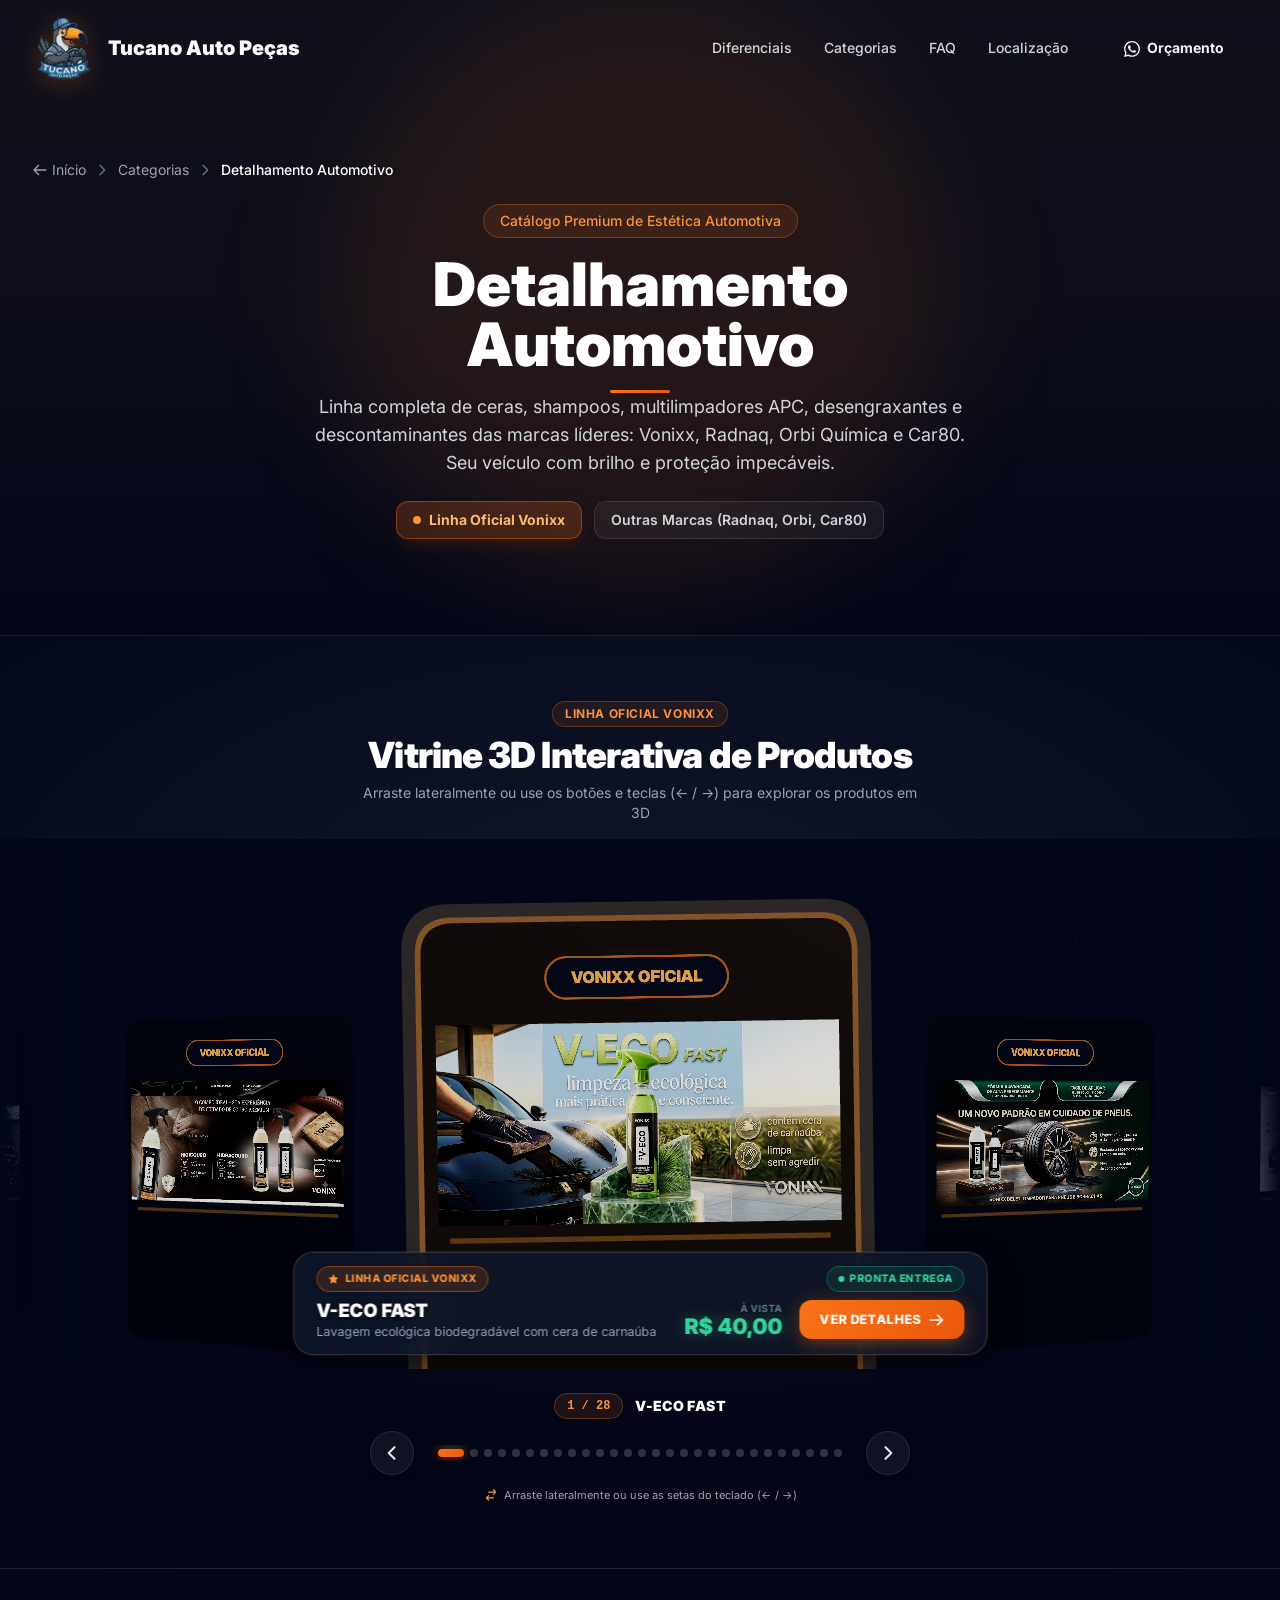
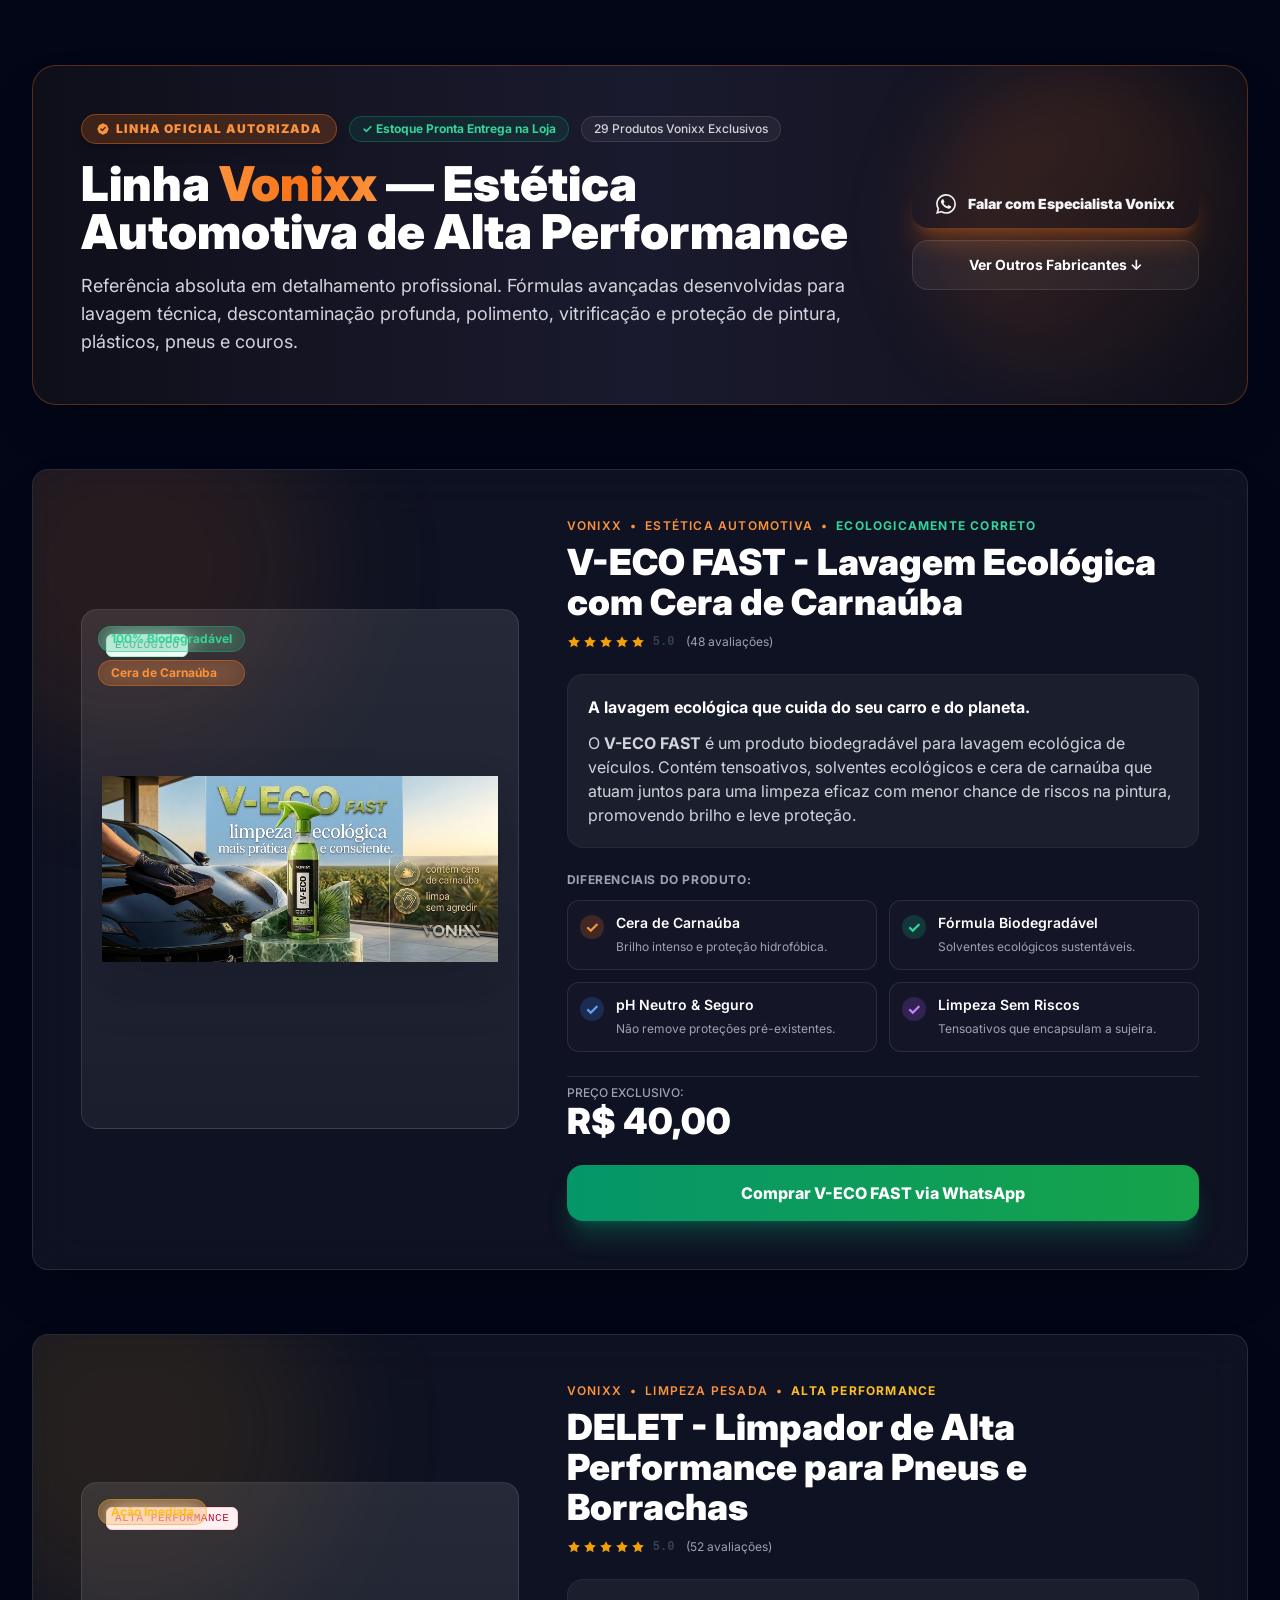
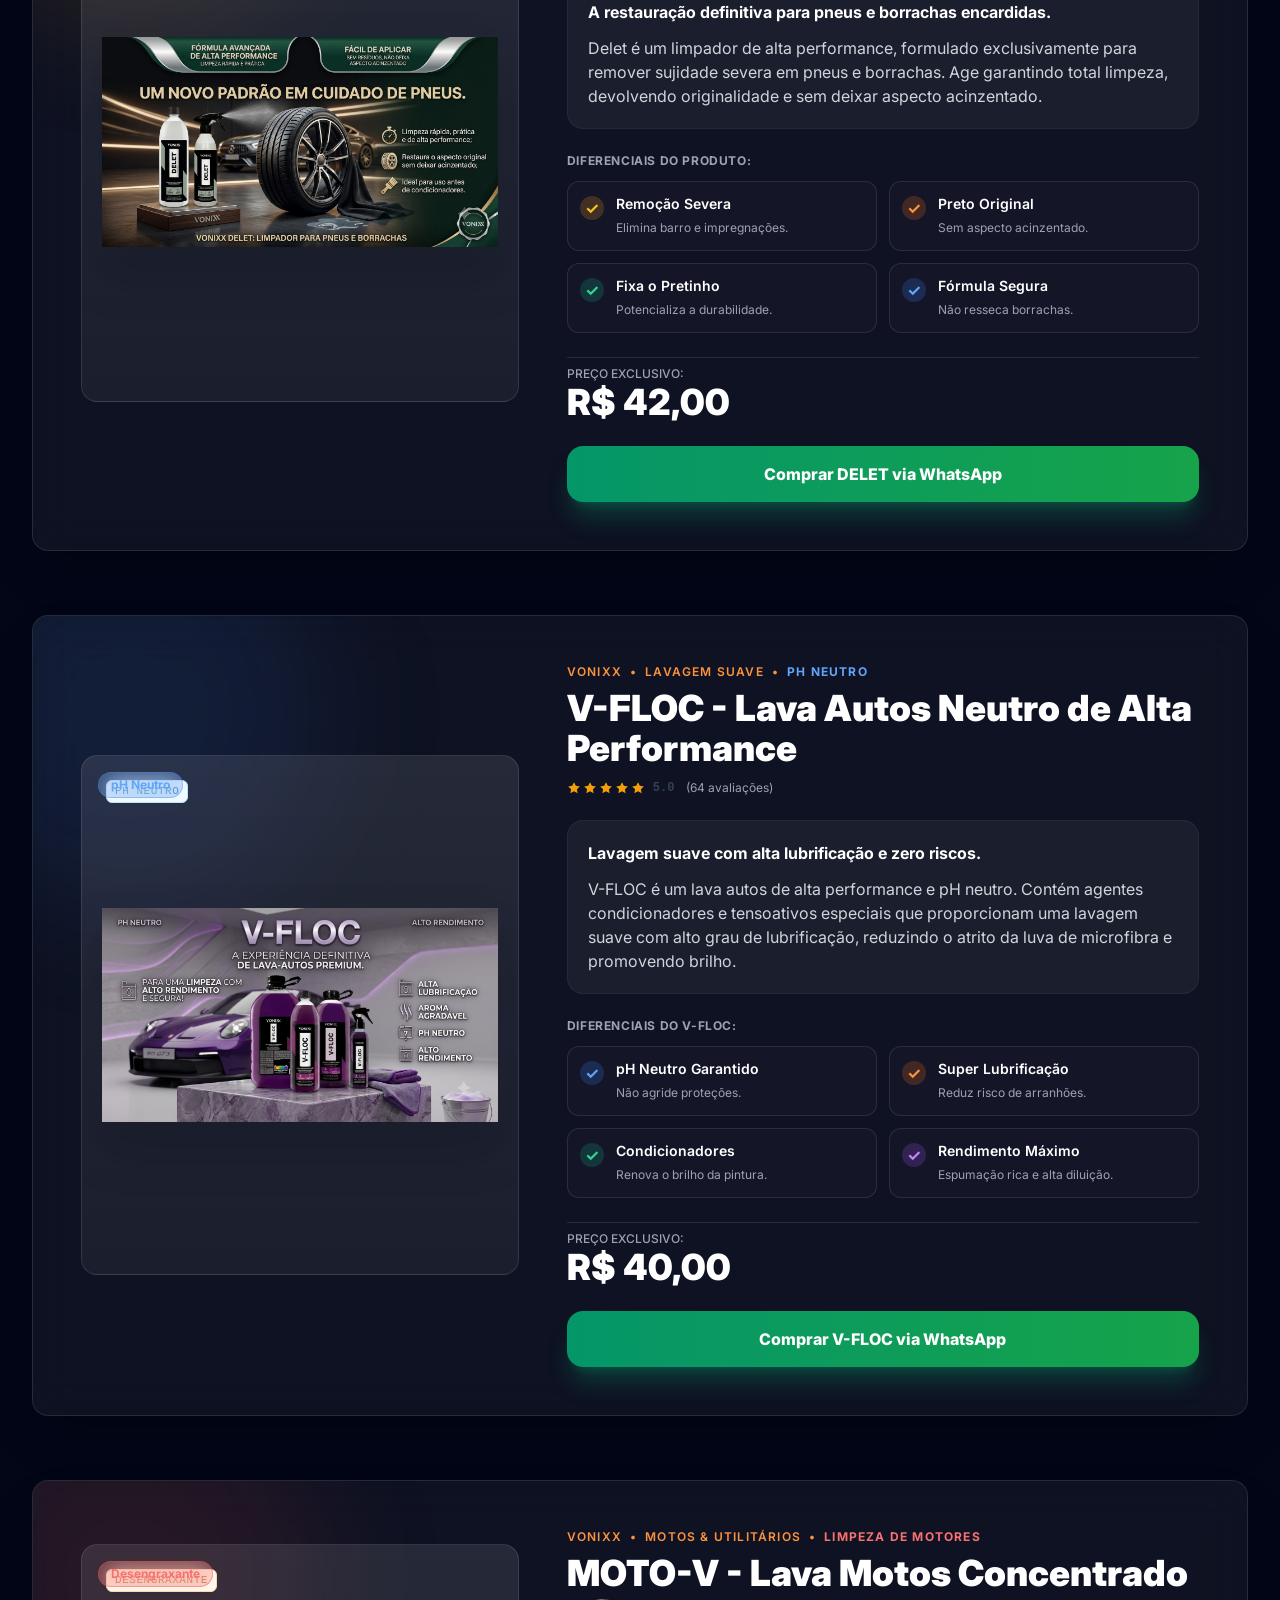
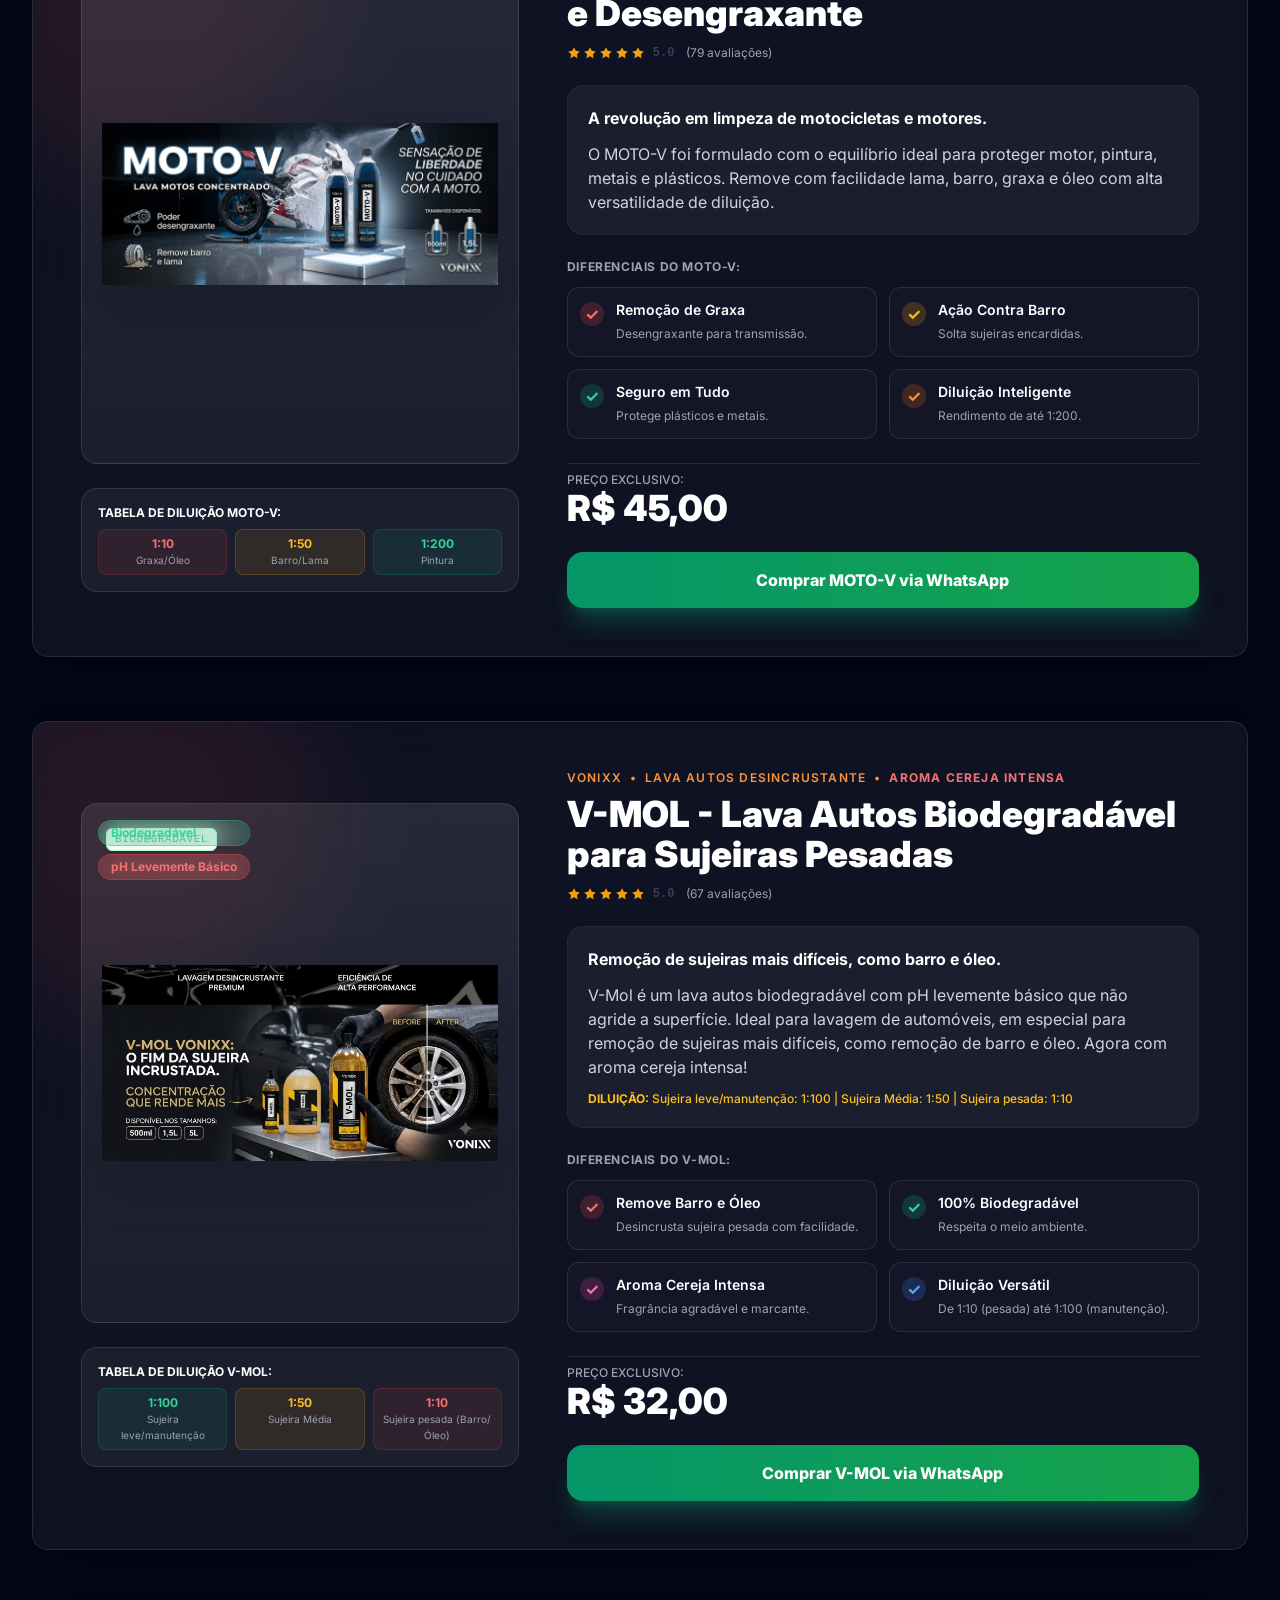
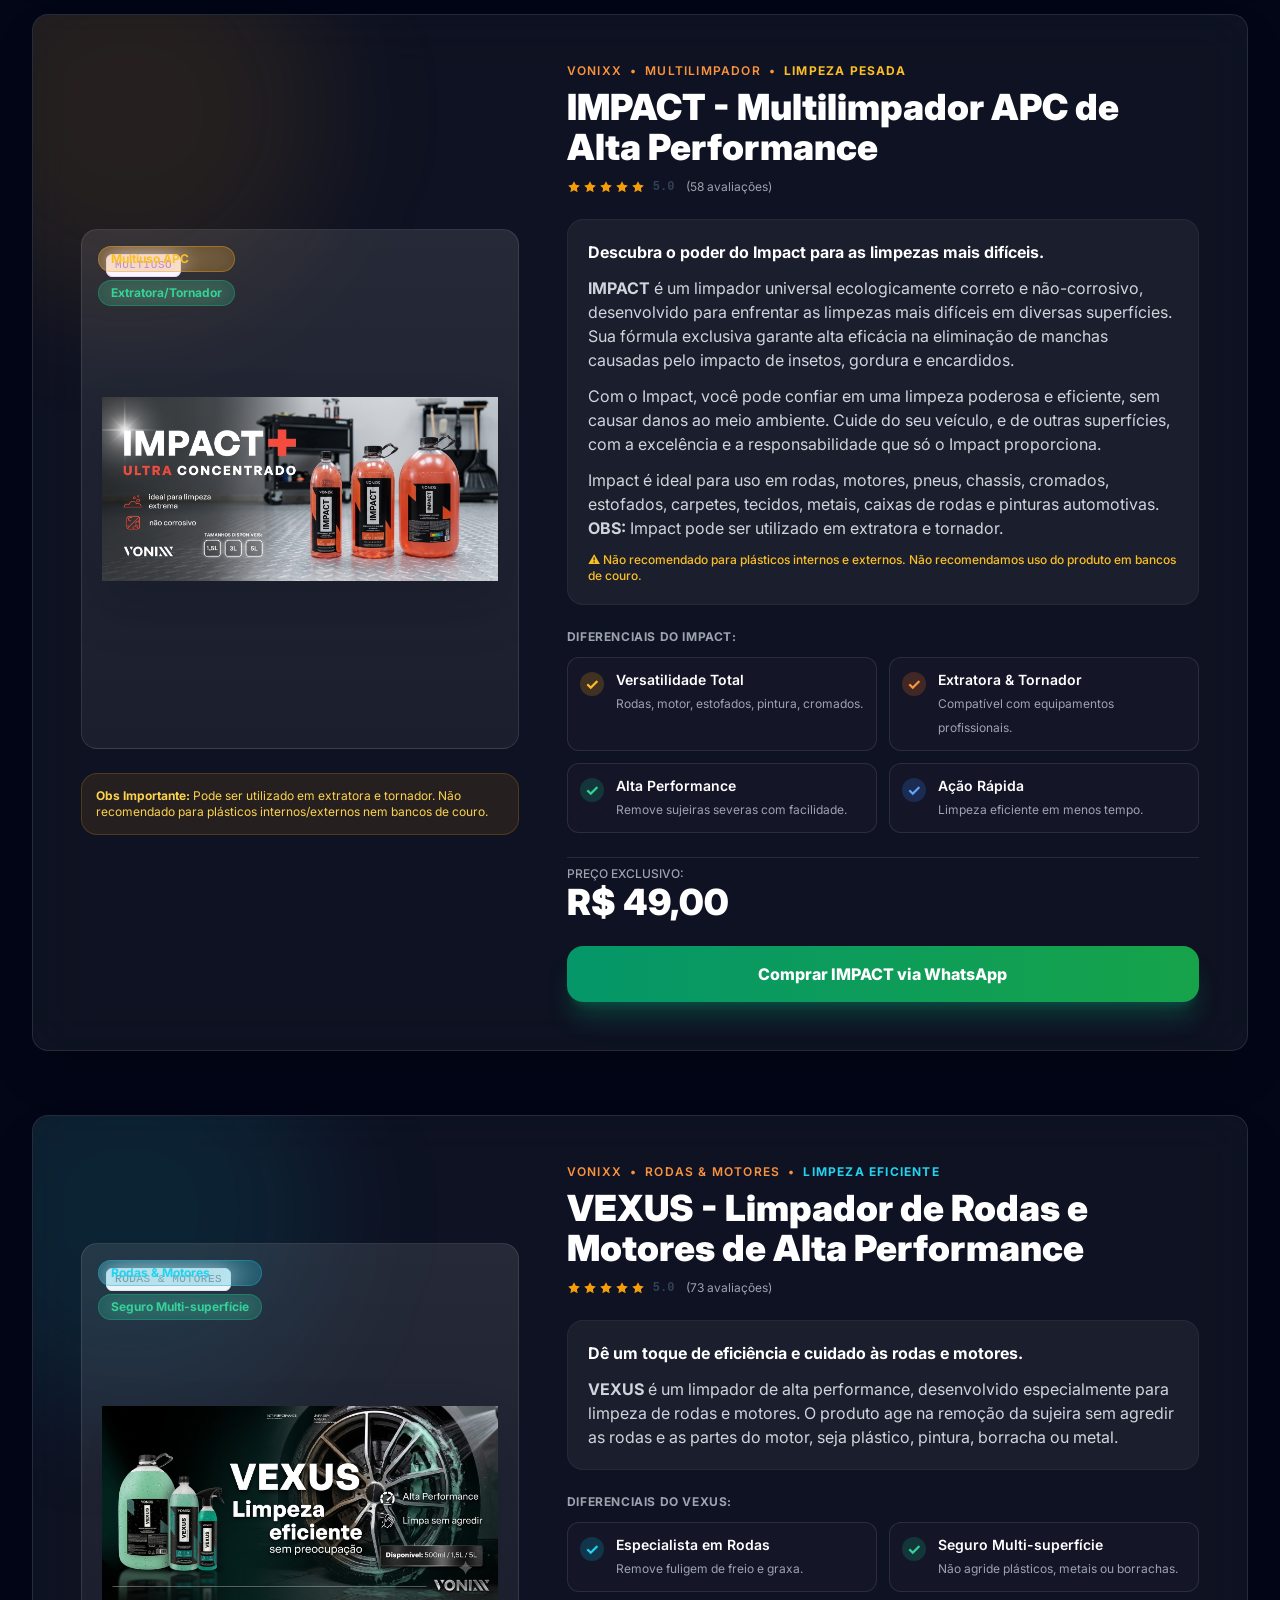
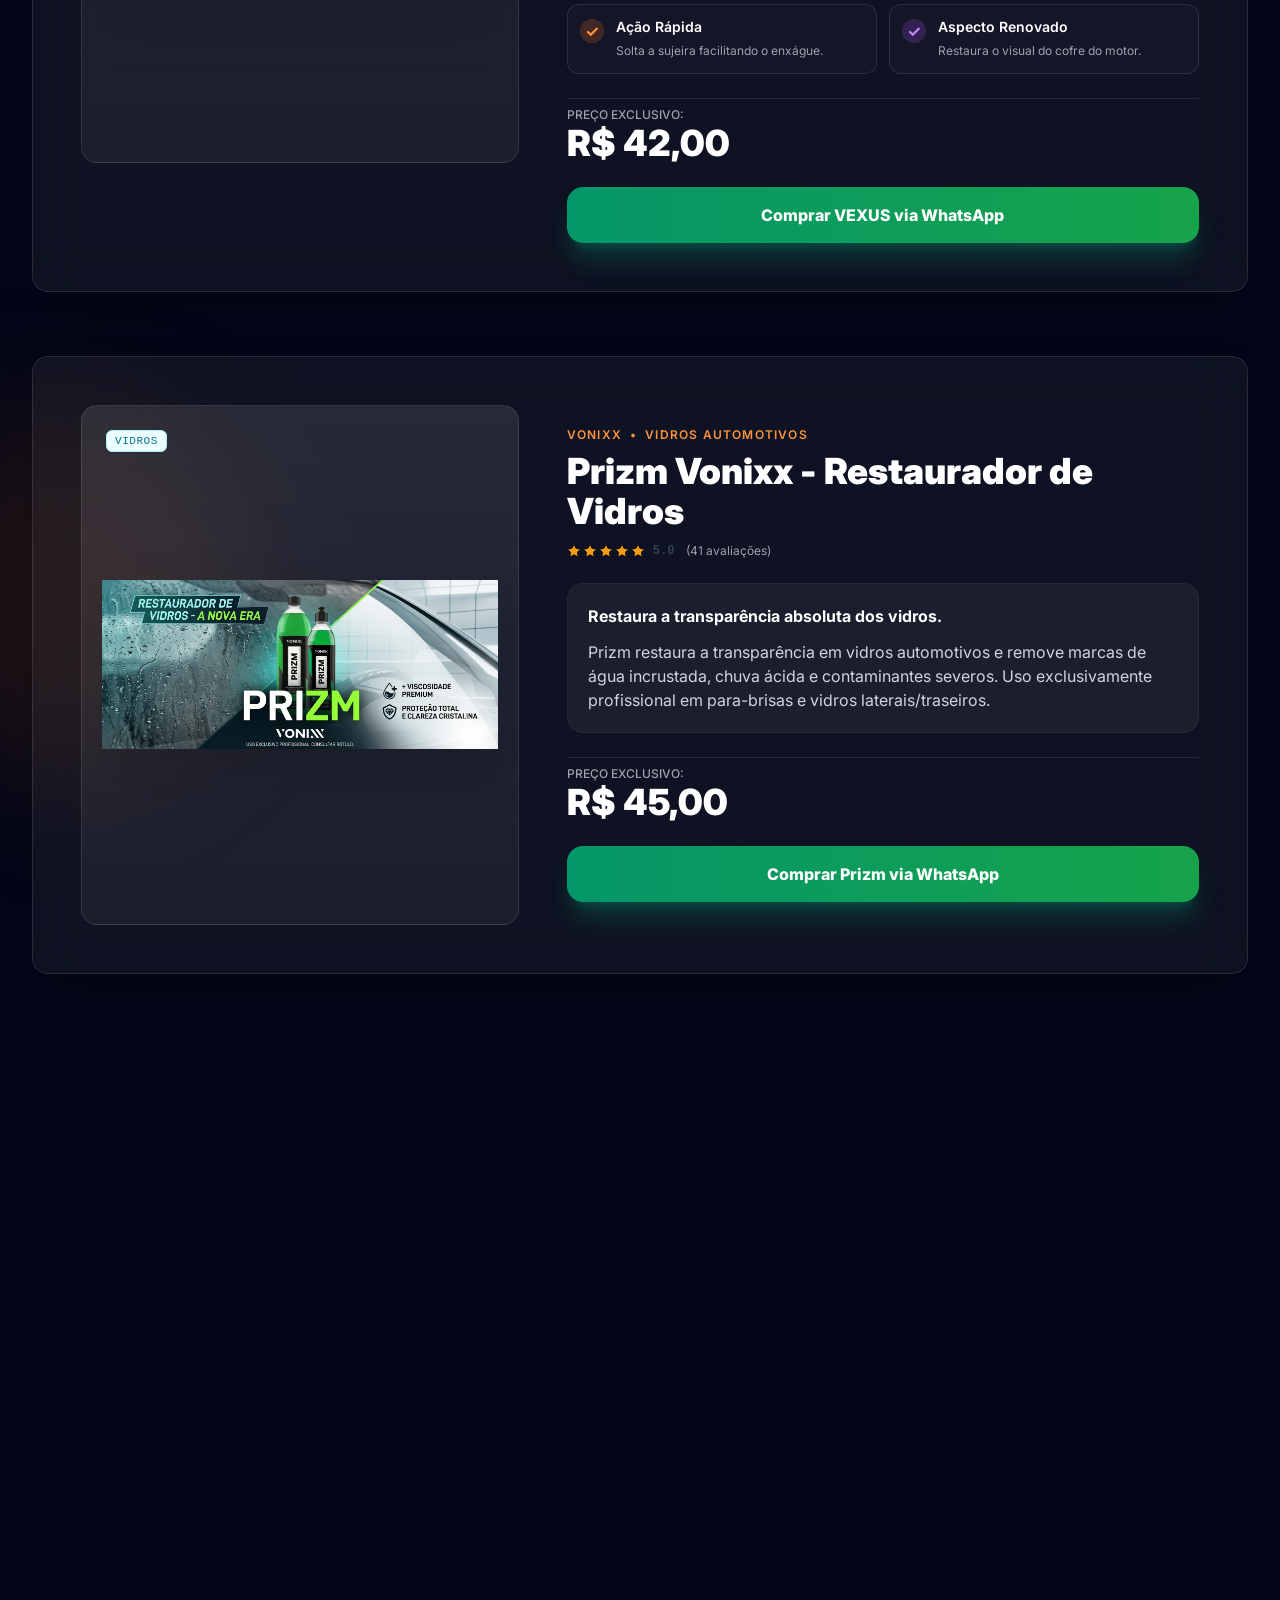
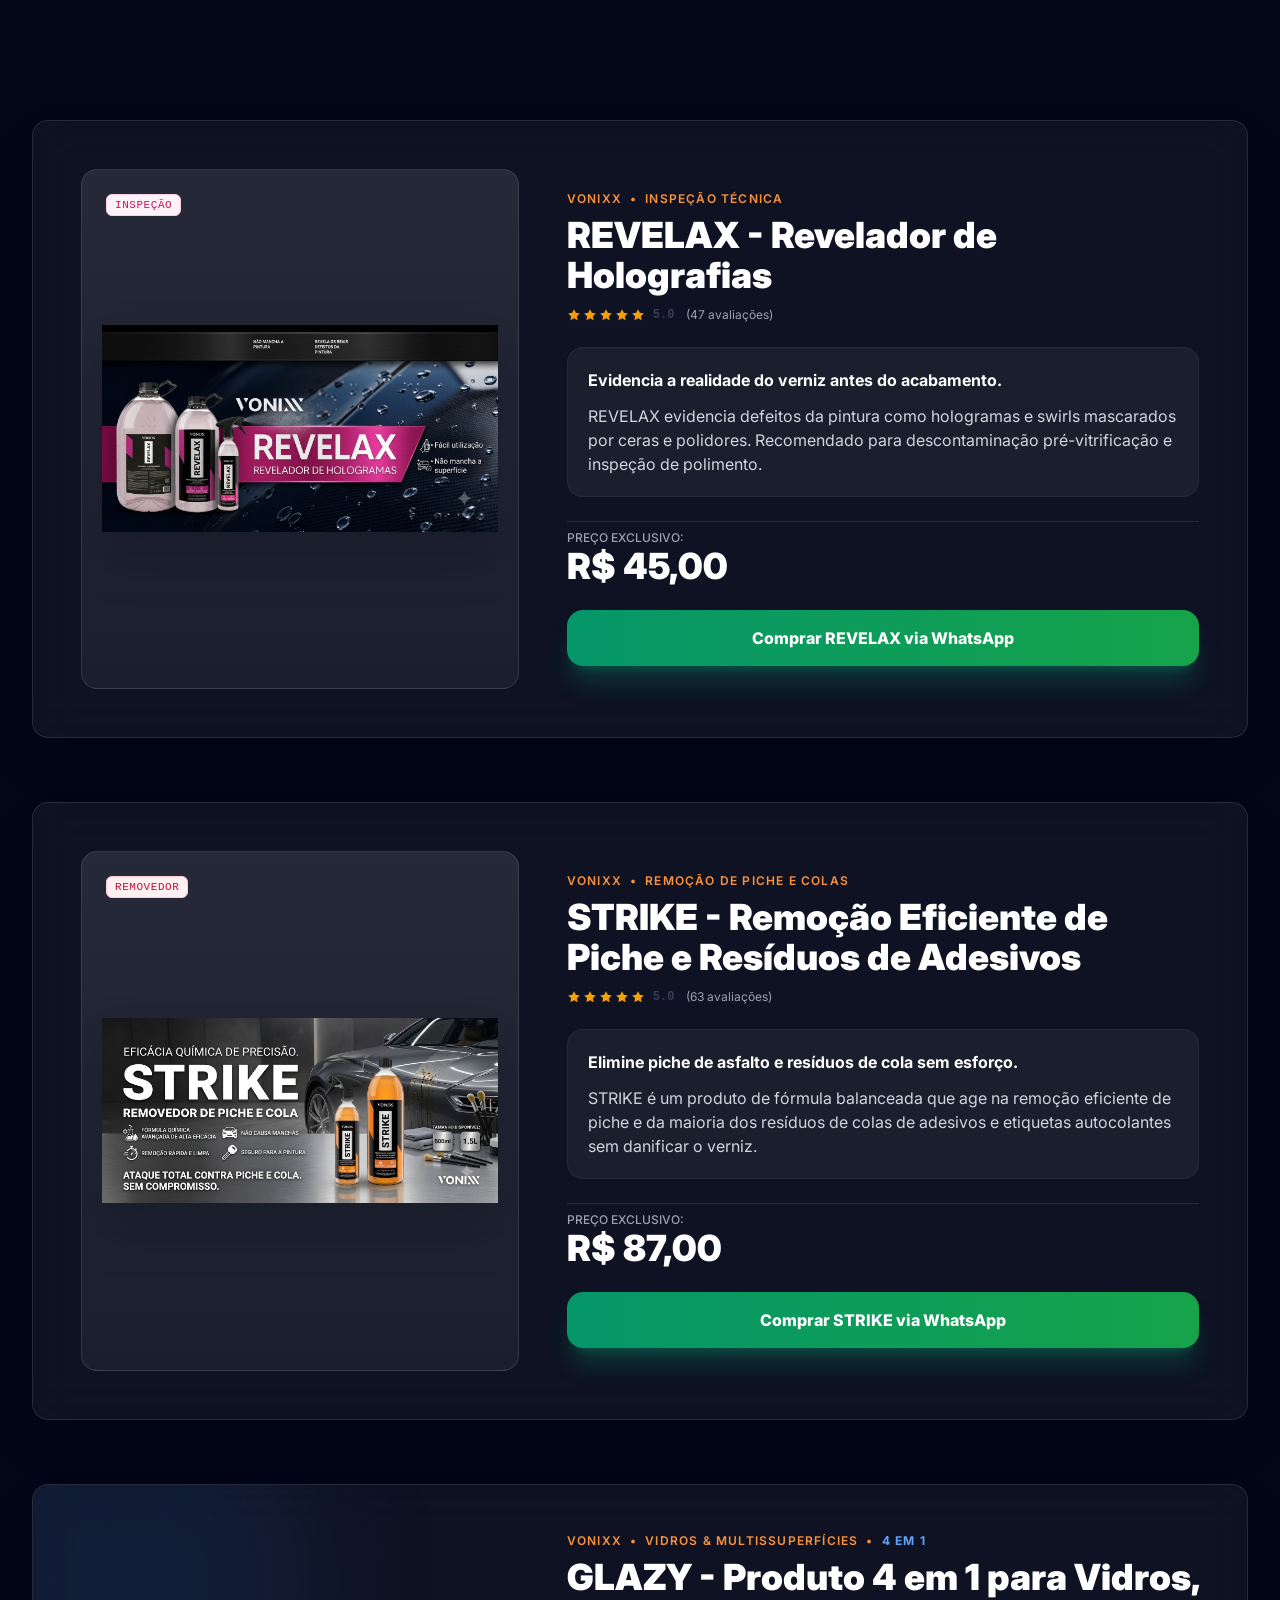
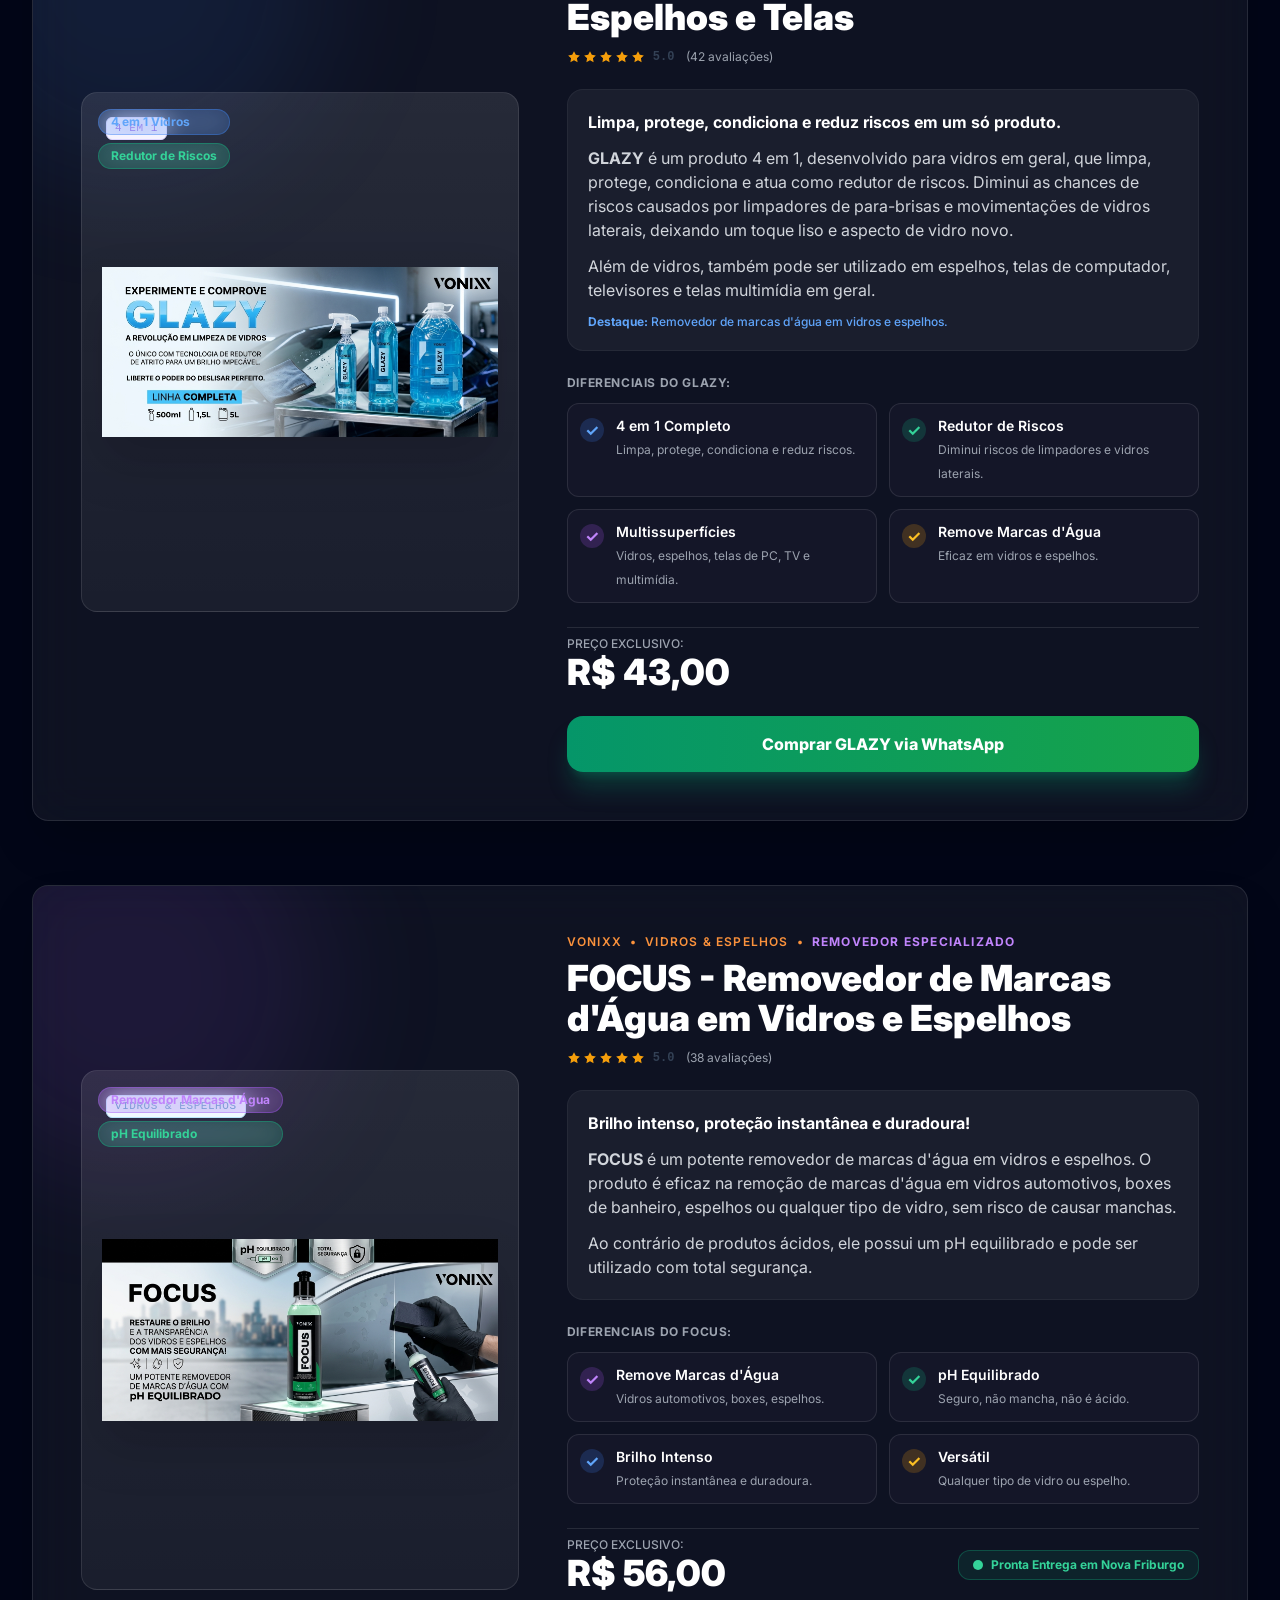
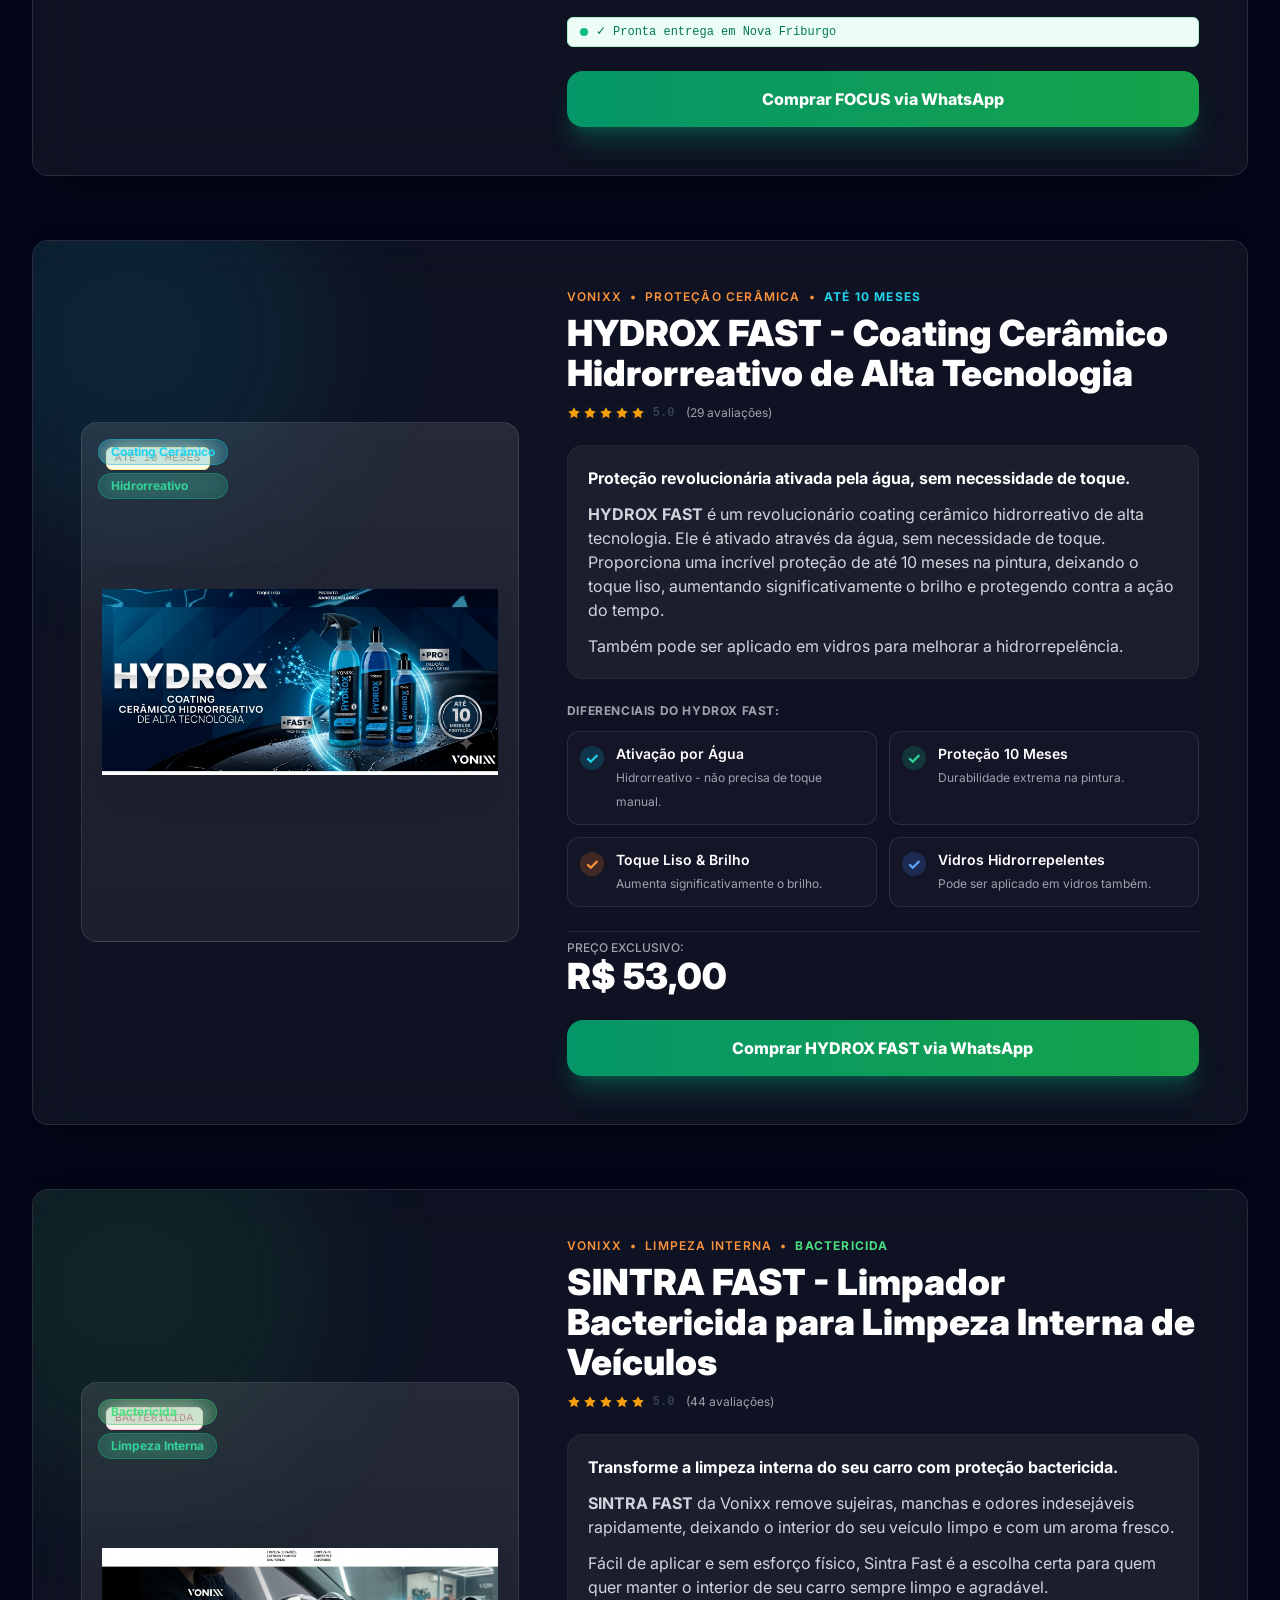
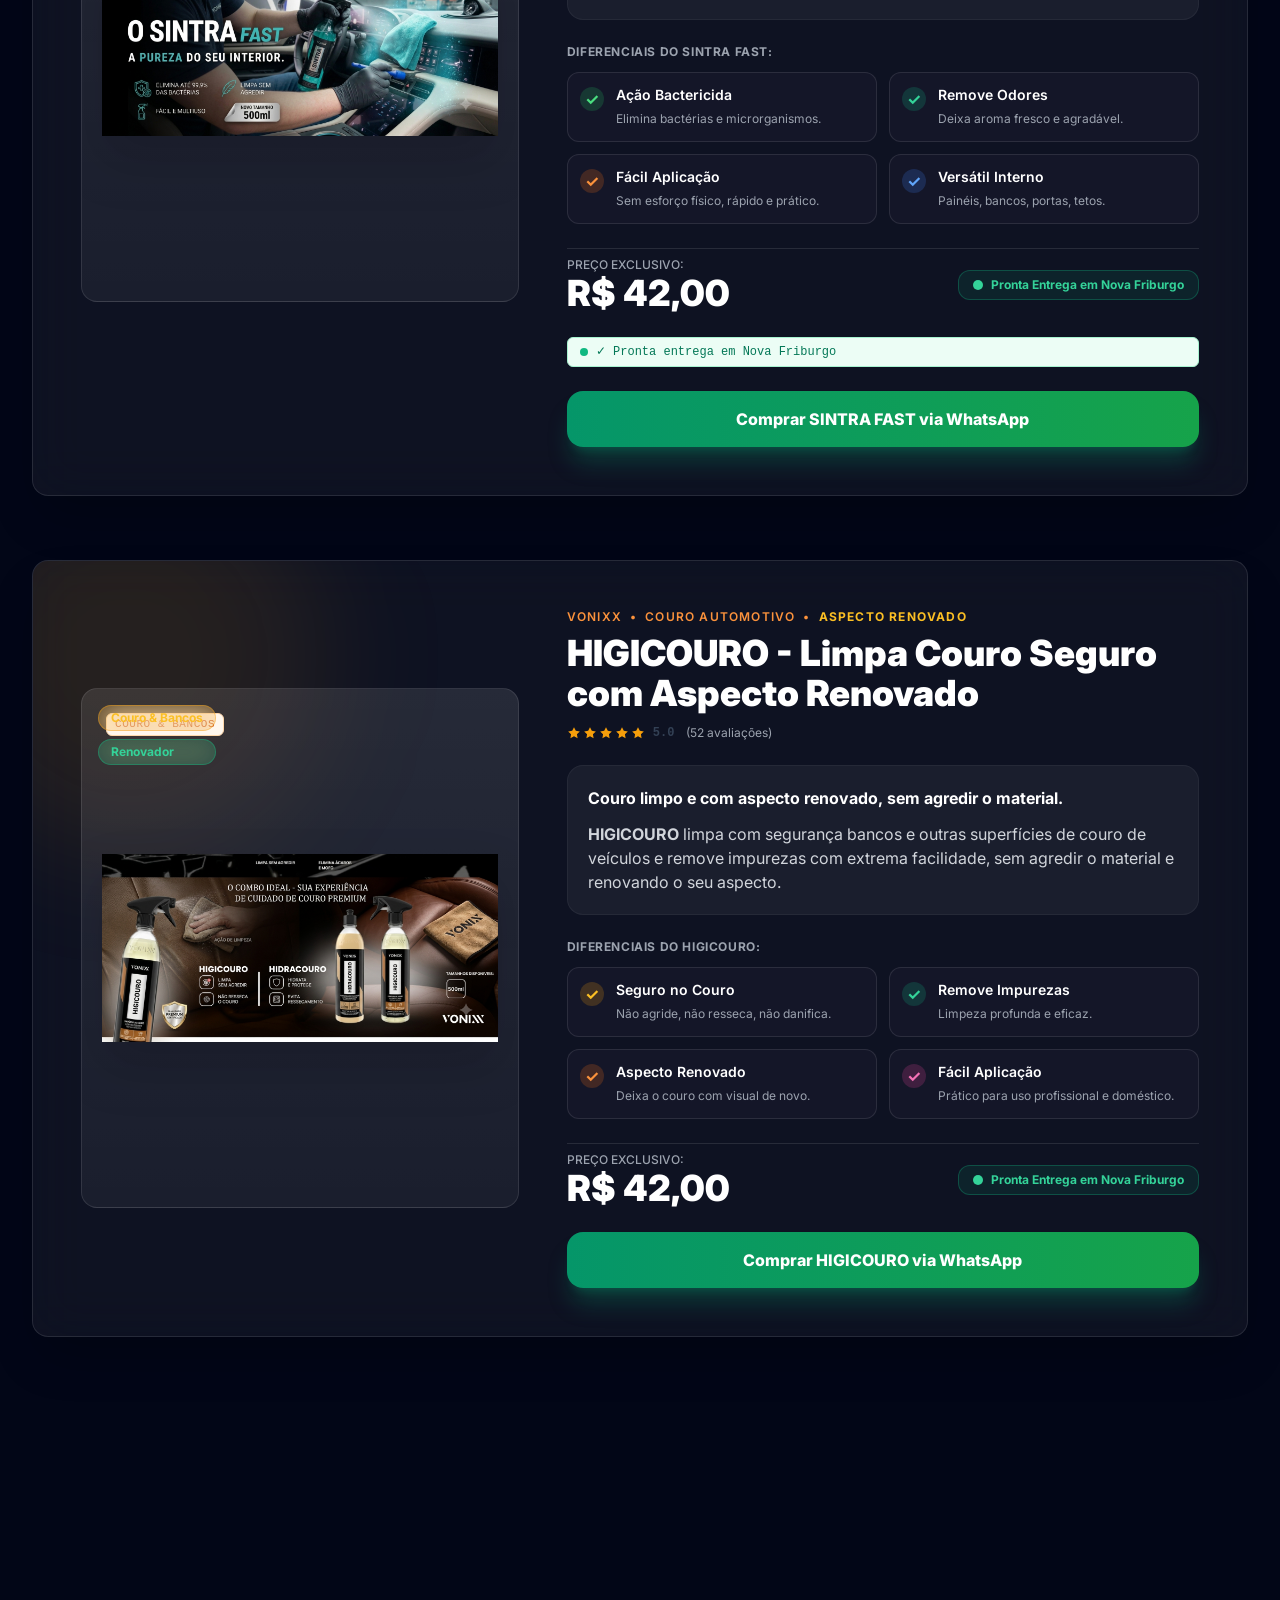
<file: detalhamento.html>
<!DOCTYPE html>
<html lang="pt-BR" class="dark">
<head>
    <meta charset="UTF-8">
    <!-- DevSecOps: Blindagem de Preview e Seguranca -->
    <meta name="robots" content="noindex, nofollow, noarchive">
    <meta http-equiv="X-Content-Type-Options" content="nosniff">
    <meta http-equiv="X-Frame-Options" content="DENY">
    <meta name="referrer" content="strict-origin-when-cross-origin">
    <meta name="viewport" content="width=device-width, initial-scale=1.0">
    <meta name="description" content="Produtos de detalhamento automotivo profissional na Tucano Auto Peças em Nova Friburgo/RJ: Vonixx, Radnaq, Orbi, Car80. V-ECO FAST, DELET, V-FLOC, MOTO-V, V-MOL, IMPACT, VEXUS, Prizm, Izer, Revelax e Strike com os melhores preços.">
    <title>Detalhamento Automotivo | Tucano Auto Peças - Nova Friburgo/RJ</title>
    
    <!-- Canonical & Favicon -->
    <link rel="canonical" href="https://tucanoautopecas.com.br/detalhamento.html">
    <!-- Favicon & Icons -->
    <link rel="icon" type="image/x-icon" href="favicon.ico">
    <link rel="icon" type="image/png" sizes="32x32" href="assets/icons/favicon-32x32.png">
    <link rel="icon" type="image/png" sizes="16x16" href="assets/icons/favicon-16x16.png">
    <link rel="apple-touch-icon" sizes="192x192" href="assets/icons/icon-192.png">
    <link rel="icon" type="image/svg+xml" href="assets/icons/app-icon.svg">

    <!-- Open Graph -->
    <meta property="og:title" content="Detalhamento Automotivo Profissional | Tucano Auto Peças - Nova Friburgo/RJ">
    <meta property="og:description" content="Produtos de detalhamento automotivo profissional: Vonixx, Radnaq, Orbi, Car80. V-ECO FAST, DELET, V-FLOC, MOTO-V, V-MOL, IMPACT, VEXUS, Prizm, Izer, Revelax e Strike em Nova Friburgo.">
    <meta property="og:type" content="website">
    <meta property="og:url" content="https://tucanoautopecas.com.br/detalhamento.html">
    <meta property="og:image" content="https://tucanoautopecas.com.br/assets/images/social/og-image.png">
    <meta property="og:locale" content="pt_BR">
    <meta property="og:site_name" content="Tucano Auto Peças">

    <!-- Twitter Cards -->
    <meta name="twitter:card" content="summary_large_image">
    <meta name="twitter:title" content="Detalhamento Automotivo Profissional | Tucano Auto Peças">
    <meta name="twitter:description" content="Produtos de detalhamento Vonixx, Radnaq, Orbi, Car80 com pronta entrega em Nova Friburgo/RJ. Atendimento rápido via WhatsApp!">
    <meta name="twitter:image" content="https://tucanoautopecas.com.br/assets/images/social/og-image.png">
    <meta name="twitter:site" content="@tucanoautopecas">

    <!-- JSON-LD: BreadcrumbList (Tarefa 8) -->
    <script type="application/ld+json">
{
  "@context": "https://schema.org",
  "@graph": [
    {
      "@context": "https://schema.org",
      "@type": "BreadcrumbList",
      "itemListElement": [
        {
          "@type": "ListItem",
          "position": 1,
          "name": "Início",
          "item": "https://tucanoautopecas.com.br/"
        },
        {
          "@type": "ListItem",
          "position": 2,
          "name": "Categorias",
          "item": "https://tucanoautopecas.com.br/#categorias"
        },
        {
          "@type": "ListItem",
          "position": 3,
          "name": "Detalhamento",
          "item": "https://tucanoautopecas.com.br/detalhamento.html"
        }
      ]
    },
    {
      "@type": "AutoPartsStore",
      "@id": "https://tucanoautopecas.com.br/#loja",
      "name": "Tucano Auto Peças",
      "url": "https://tucanoautopecas.com.br/",
      "telephone": "+5522997590084",
      "image": "https://tucanoautopecas.com.br/assets/icons/app-icon.svg",
      "address": {
        "@type": "PostalAddress",
        "streetAddress": "Praça Marcílio Dias, 15 - Paissandu",
        "addressLocality": "Nova Friburgo",
        "addressRegion": "RJ",
        "postalCode": "28615-035",
        "addressCountry": "BR"
      }
    },
    {
      "@type": "Product",
      "name": "V-ECO FAST - Lavagem Ecológica com Cera de Carnaúba",
      "image": [
        "https://tucanoautopecas.com.br/assets/images/products/VONIXX/V-ECO.webp"
      ],
      "description": "V-ECO FAST é um produto para lavagem ecológica de veículos, biodegradável e ecologicamente correto com cera de carnaúba.",
      "sku": "V-ECO-FAST-500ML",
      "brand": {
        "@type": "Brand",
        "name": "Vonixx"
      },
      "offers": {
        "@type": "Offer",
        "priceCurrency": "BRL",
        "price": "40.00",
        "availability": "https://schema.org/InStock",
        "seller": {
          "@id": "https://tucanoautopecas.com.br/#loja"
        },
        "url": "https://tucanoautopecas.com.br/detalhamento.html#v-eco-fast-500ml"
      },
      "@id": "https://tucanoautopecas.com.br/detalhamento.html#v-eco-fast-500ml"
    },
    {
      "@type": "Product",
      "name": "DELET - Limpador de Alta Performance para Pneus e Borrachas",
      "image": [
        "https://tucanoautopecas.com.br/assets/images/products/VONIXX/DELET.webp"
      ],
      "description": "Delet é um limpador de alta performance, formulado exclusivamente para remover sujidade severa em pneus e borrachas.",
      "sku": "DELET-500ML",
      "brand": {
        "@type": "Brand",
        "name": "Vonixx"
      },
      "offers": {
        "@type": "Offer",
        "priceCurrency": "BRL",
        "price": "42.00",
        "availability": "https://schema.org/InStock",
        "seller": {
          "@id": "https://tucanoautopecas.com.br/#loja"
        },
        "url": "https://tucanoautopecas.com.br/detalhamento.html#delet-500ml"
      },
      "@id": "https://tucanoautopecas.com.br/detalhamento.html#delet-500ml"
    },
    {
      "@type": "Product",
      "name": "V-FLOC - Lava Autos Neutro de Alta Performance",
      "image": [
        "https://tucanoautopecas.com.br/assets/images/products/VONIXX/V-FLOC.webp"
      ],
      "description": "V-FLOC é um lava autos de alta performance com pH neutro e alta lubrificação.",
      "sku": "VFLOC-500ML",
      "brand": {
        "@type": "Brand",
        "name": "Vonixx"
      },
      "offers": {
        "@type": "Offer",
        "priceCurrency": "BRL",
        "price": "40.00",
        "availability": "https://schema.org/InStock",
        "seller": {
          "@id": "https://tucanoautopecas.com.br/#loja"
        },
        "url": "https://tucanoautopecas.com.br/detalhamento.html#vfloc-500ml"
      },
      "@id": "https://tucanoautopecas.com.br/detalhamento.html#vfloc-500ml"
    },
    {
      "@type": "Product",
      "name": "MOTO-V - Lava Motos Concentrado e Desengraxante",
      "image": [
        "https://tucanoautopecas.com.br/assets/images/products/VONIXX/MOTO-V.webp"
      ],
      "description": "MOTO-V é o lava motos concentrado e desengraxante para remoção de graxa, óleo e lama.",
      "sku": "MOTOV-500ML",
      "brand": {
        "@type": "Brand",
        "name": "Vonixx"
      },
      "offers": {
        "@type": "Offer",
        "priceCurrency": "BRL",
        "price": "45.00",
        "availability": "https://schema.org/InStock",
        "seller": {
          "@id": "https://tucanoautopecas.com.br/#loja"
        },
        "url": "https://tucanoautopecas.com.br/detalhamento.html#motov-500ml"
      },
      "@id": "https://tucanoautopecas.com.br/detalhamento.html#motov-500ml"
    },
    {
      "@type": "Product",
      "name": "V-MOL - Lava Autos Biodegradável para Sujeiras Pesadas",
      "image": [
        "https://tucanoautopecas.com.br/assets/images/products/VONIXX/V-MOL.webp"
      ],
      "description": "V-Mol é um lava autos biodegradável com pH levemente básico para remoção de barro e óleo. Diluições: 1:100 (leve), 1:50 (média), 1:10 (pesada). Aroma cereja intensa.",
      "sku": "VMOL-500ML",
      "brand": {
        "@type": "Brand",
        "name": "Vonixx"
      },
      "offers": {
        "@type": "Offer",
        "priceCurrency": "BRL",
        "price": "32.00",
        "availability": "https://schema.org/InStock",
        "seller": {
          "@id": "https://tucanoautopecas.com.br/#loja"
        },
        "url": "https://tucanoautopecas.com.br/detalhamento.html#vmol-500ml"
      },
      "@id": "https://tucanoautopecas.com.br/detalhamento.html#vmol-500ml"
    },
    {
      "@type": "Product",
      "name": "IMPACT - Multilimpador Para Limpeza Pesada",
      "image": [
        "https://tucanoautopecas.com.br/assets/images/products/VONIXX/IMPACT.webp"
      ],
      "description": "IMPACT é um limpador universal ecologicamente correto e não-corrosivo para rodas, motores, chassis, estofados, carpetes e tecidos. Remove manchas de insetos, gordura e encardidos. Compatível com extratora e tornador. Não recomendado para plásticos e couro.",
      "sku": "IMPACT-500ML",
      "brand": {
        "@type": "Brand",
        "name": "Vonixx"
      },
      "offers": {
        "@type": "Offer",
        "priceCurrency": "BRL",
        "price": "49.00",
        "availability": "https://schema.org/InStock",
        "seller": {
          "@id": "https://tucanoautopecas.com.br/#loja"
        },
        "url": "https://tucanoautopecas.com.br/detalhamento.html#impact-500ml"
      },
      "@id": "https://tucanoautopecas.com.br/detalhamento.html#impact-500ml"
    },
    {
      "@type": "Product",
      "name": "VEXUS - Limpador de Rodas e Motores de Alta Performance",
      "image": [
        "https://tucanoautopecas.com.br/assets/images/products/VONIXX/VEXUS.webp"
      ],
      "description": "VEXUS é um limpador de alta performance desenvolvido especialmente para limpeza de rodas e motores. Age na remoção da sujeira sem agredir plástico, pintura, borracha ou metal.",
      "sku": "VEXUS-500ML",
      "brand": {
        "@type": "Brand",
        "name": "Vonixx"
      },
      "offers": {
        "@type": "Offer",
        "priceCurrency": "BRL",
        "price": "42.00",
        "availability": "https://schema.org/InStock",
        "seller": {
          "@id": "https://tucanoautopecas.com.br/#loja"
        },
        "url": "https://tucanoautopecas.com.br/detalhamento.html#vexus-500ml"
      },
      "@id": "https://tucanoautopecas.com.br/detalhamento.html#vexus-500ml"
    },
    {
      "@type": "Product",
      "name": "Prizm Vonixx - Restaurador de Vidros",
      "image": [
        "https://tucanoautopecas.com.br/assets/images/products/VONIXX/PRIZM.webp"
      ],
      "description": "Prizm restaura a transparência em vidros automotivos e remove marcas de água incrustada e chuva ácida.",
      "sku": "PRIZM-500ML",
      "brand": {
        "@type": "Brand",
        "name": "Vonixx"
      },
      "offers": {
        "@type": "Offer",
        "priceCurrency": "BRL",
        "price": "45.00",
        "availability": "https://schema.org/InStock",
        "seller": {
          "@id": "https://tucanoautopecas.com.br/#loja"
        },
        "url": "https://tucanoautopecas.com.br/detalhamento.html#prizm-500ml"
      },
      "@id": "https://tucanoautopecas.com.br/detalhamento.html#prizm-500ml"
    },
    {
      "@type": "Product",
      "name": "IZER - Descontaminação Férrosa de pH Neutro",
      "image": [
        "https://tucanoautopecas.com.br/assets/images/products/VONIXX/IZER.webp"
      ],
      "description": "Izer é um descontaminante ferroso de pH neutro que remove fuligem de freio oxidado em rodas e metais.",
      "sku": "IZER-500ML",
      "brand": {
        "@type": "Brand",
        "name": "Vonixx"
      },
      "offers": {
        "@type": "Offer",
        "priceCurrency": "BRL",
        "price": "48.00",
        "availability": "https://schema.org/InStock",
        "seller": {
          "@id": "https://tucanoautopecas.com.br/#loja"
        },
        "url": "https://tucanoautopecas.com.br/detalhamento.html#izer-500ml"
      },
      "@id": "https://tucanoautopecas.com.br/detalhamento.html#izer-500ml"
    },
    {
      "@type": "Product",
      "name": "REVELAX - Revelador de Holografias",
      "image": [
        "https://tucanoautopecas.com.br/assets/images/products/VONIXX/REVELAX.webp"
      ],
      "description": "REVELAX evidencia defeitos da pintura como hologramas e swirls mascarados por ceras.",
      "sku": "REVELAX-500ML",
      "brand": {
        "@type": "Brand",
        "name": "Vonixx"
      },
      "offers": {
        "@type": "Offer",
        "priceCurrency": "BRL",
        "price": "45.00",
        "availability": "https://schema.org/InStock",
        "seller": {
          "@id": "https://tucanoautopecas.com.br/#loja"
        },
        "url": "https://tucanoautopecas.com.br/detalhamento.html#revelax-500ml"
      },
      "@id": "https://tucanoautopecas.com.br/detalhamento.html#revelax-500ml"
    },
    {
      "@type": "Product",
      "name": "STRIKE - Remoção Eficiente de Piche e Resíduos de Adesivos",
      "image": [
        "https://tucanoautopecas.com.br/assets/images/products/VONIXX/STRIKE.webp"
      ],
      "description": "STRIKE é um produto de fórmula balanceada para remoção de piche e resíduos de adesivos.",
      "sku": "STRIKE-500ML",
      "brand": {
        "@type": "Brand",
        "name": "Vonixx"
      },
      "offers": {
        "@type": "Offer",
        "priceCurrency": "BRL",
        "price": "87.00",
        "availability": "https://schema.org/InStock",
        "seller": {
          "@id": "https://tucanoautopecas.com.br/#loja"
        },
        "url": "https://tucanoautopecas.com.br/detalhamento.html#strike-500ml"
      },
      "@id": "https://tucanoautopecas.com.br/detalhamento.html#strike-500ml"
    },
    {
      "@type": "Product",
      "name": "GLAZY - Produto 4 em 1 para Vidros, Espelhos e Telas",
      "image": [
        "https://tucanoautopecas.com.br/assets/images/products/VONIXX/GLAZY.webp"
      ],
      "description": "GLAZY é um produto 4 em 1 para vidros: limpa, protege, condiciona e reduz riscos. Remove marcas d'água em vidros e espelhos. Uso em vidros, espelhos, telas de computador, TV e multimídia.",
      "sku": "GLAZY-500ML",
      "brand": {
        "@type": "Brand",
        "name": "Vonixx"
      },
      "offers": {
        "@type": "Offer",
        "priceCurrency": "BRL",
        "price": "43.00",
        "availability": "https://schema.org/InStock",
        "seller": {
          "@id": "https://tucanoautopecas.com.br/#loja"
        },
        "url": "https://tucanoautopecas.com.br/detalhamento.html#glazy-500ml"
      },
      "@id": "https://tucanoautopecas.com.br/detalhamento.html#glazy-500ml"
    },
    {
      "@type": "Product",
      "name": "FOCUS - Removedor de Marcas d'Água em Vidros e Espelhos",
      "image": [
        "https://tucanoautopecas.com.br/assets/images/products/VONIXX/FOCUS.webp"
      ],
      "description": "FOCUS é um potente removedor de marcas d'água em vidros e espelhos com pH equilibrado. Remove marcas em vidros automotivos, boxes de banheiro, espelhos sem risco de manchas. Seguro, não é ácido.",
      "sku": "FOCUS-500ML",
      "brand": {
        "@type": "Brand",
        "name": "Vonixx"
      },
      "offers": {
        "@type": "Offer",
        "priceCurrency": "BRL",
        "price": "56.00",
        "availability": "https://schema.org/InStock",
        "seller": {
          "@id": "https://tucanoautopecas.com.br/#loja"
        },
        "url": "https://tucanoautopecas.com.br/detalhamento.html#focus-500ml"
      },
      "@id": "https://tucanoautopecas.com.br/detalhamento.html#focus-500ml"
    },
    {
      "@type": "Product",
      "name": "HYDROX FAST - Coating Cerâmico Hidrorreativo de Alta Tecnologia",
      "image": [
        "https://tucanoautopecas.com.br/assets/images/products/VONIXX/HYDROX.webp"
      ],
      "description": "HYDROX FAST é um coating cerâmico hidrorreativo ativado pela água. Proteção de até 10 meses na pintura, toque liso, brilho intenso e hidrorrepelência. Aplicável também em vidros.",
      "sku": "HYDROX-FAST-500ML",
      "brand": {
        "@type": "Brand",
        "name": "Vonixx"
      },
      "offers": {
        "@type": "Offer",
        "priceCurrency": "BRL",
        "price": "53.00",
        "availability": "https://schema.org/InStock",
        "seller": {
          "@id": "https://tucanoautopecas.com.br/#loja"
        },
        "url": "https://tucanoautopecas.com.br/detalhamento.html#hydrox-fast-500ml"
      },
      "@id": "https://tucanoautopecas.com.br/detalhamento.html#hydrox-fast-500ml"
    },
    {
      "@type": "Product",
      "name": "SINTRA FAST - Limpador Bactericida para Limpeza Interna de Veículos",
      "image": [
        "https://tucanoautopecas.com.br/assets/images/products/VONIXX/SINTRA.webp"
      ],
      "description": "SINTRA FAST é um limpador bactericida para limpeza interna de veículos. Remove sujeiras, manchas e odores indesejáveis rapidamente. Fácil aplicação, sem esforço físico. Deixa aroma fresco.",
      "sku": "SINTRA-FAST-500ML",
      "brand": {
        "@type": "Brand",
        "name": "Vonixx"
      },
      "offers": {
        "@type": "Offer",
        "priceCurrency": "BRL",
        "price": "42.00",
        "availability": "https://schema.org/InStock",
        "seller": {
          "@id": "https://tucanoautopecas.com.br/#loja"
        },
        "url": "https://tucanoautopecas.com.br/detalhamento.html#sintra-fast-500ml"
      },
      "@id": "https://tucanoautopecas.com.br/detalhamento.html#sintra-fast-500ml"
    },
    {
      "@type": "Product",
      "name": "HIGICOURO - Limpa Couro Seguro com Aspecto Renovado",
      "image": [
        "https://tucanoautopecas.com.br/assets/images/products/VONIXX/HIGICOURO+HIDRACOURO.webp"
      ],
      "description": "HIGICOURO limpa com segurança bancos e superfícies de couro de veículos. Remove impurezas com extrema facilidade, sem agredir o material e renovando o seu aspecto.",
      "sku": "HIGICOURO-500ML",
      "brand": {
        "@type": "Brand",
        "name": "Vonixx"
      },
      "offers": {
        "@type": "Offer",
        "priceCurrency": "BRL",
        "price": "42.00",
        "availability": "https://schema.org/InStock",
        "seller": {
          "@id": "https://tucanoautopecas.com.br/#loja"
        },
        "url": "https://tucanoautopecas.com.br/detalhamento.html#higicouro-500ml"
      },
      "@id": "https://tucanoautopecas.com.br/detalhamento.html#higicouro-500ml"
    },
    {
      "@type": "Product",
      "name": "SPELL - Selante Sem Toque Base Sílica com Proteção UV",
      "image": [
        "https://tucanoautopecas.com.br/assets/images/products/VONIXX/SPELL.webp"
      ],
      "description": "SPELL é um selante sem toque à base de sílica com hidrorrepelência imediata. Cria filme de brilho e proteção UVA/UVB em pintura, plástico, vidros e rodas.",
      "sku": "SPELL-500ML",
      "brand": {
        "@type": "Brand",
        "name": "Vonixx"
      },
      "offers": {
        "@type": "Offer",
        "priceCurrency": "BRL",
        "price": "47.00",
        "availability": "https://schema.org/InStock",
        "seller": {
          "@id": "https://tucanoautopecas.com.br/#loja"
        },
        "url": "https://tucanoautopecas.com.br/detalhamento.html#spell-500ml"
      },
      "@id": "https://tucanoautopecas.com.br/detalhamento.html#spell-500ml"
    },
    {
      "@type": "Product",
      "name": "CARNAÚBA TOK FINAL - Cera de Manutenção com Carnaúba Pura",
      "image": [
        "https://tucanoautopecas.com.br/assets/images/products/VONIXX/TOK FINAL.webp"
      ],
      "description": "Tok Final é cera de manutenção com carnaúba pura e polímeros avançados. Ideal para manter brilho e proteção entre lavagens e enceramentos. Aplicável em pintura, vidros, para-choques e borrachas.",
      "sku": "TOK-FINAL-500ML",
      "brand": {
        "@type": "Brand",
        "name": "Vonixx"
      },
      "offers": {
        "@type": "Offer",
        "priceCurrency": "BRL",
        "price": "39.00",
        "availability": "https://schema.org/InStock",
        "seller": {
          "@id": "https://tucanoautopecas.com.br/#loja"
        },
        "url": "https://tucanoautopecas.com.br/detalhamento.html#tok-final-500ml"
      },
      "@id": "https://tucanoautopecas.com.br/detalhamento.html#tok-final-500ml"
    },
    {
      "@type": "Product",
      "name": "BLEND CERAMIC & CARNAÚBA SPRAY WAX - Cera Híbrida Spray",
      "image": [
        "https://tucanoautopecas.com.br/assets/images/products/VONIXX/BLEND.webp"
      ],
      "description": "Blend Ceramic & Carnaúba Spray Wax é uma cera híbrida spray com SiO2 e carnaúba tipo 1. Protege por até 4 meses, dá brilho e hidrorrepelência. Fácil aplicação.",
      "sku": "BLEND-CERAMIC-500ML",
      "brand": {
        "@type": "Brand",
        "name": "Vonixx"
      },
      "offers": {
        "@type": "Offer",
        "priceCurrency": "BRL",
        "price": "65.00",
        "availability": "https://schema.org/InStock",
        "seller": {
          "@id": "https://tucanoautopecas.com.br/#loja"
        },
        "url": "https://tucanoautopecas.com.br/detalhamento.html#blend-ceramic-500ml"
      },
      "@id": "https://tucanoautopecas.com.br/detalhamento.html#blend-ceramic-500ml"
    },
    {
      "@type": "Product",
      "name": "MAKKER 2.0 - Maquiador Automotivo Corretivo de Pintura",
      "image": [
        "https://tucanoautopecas.com.br/assets/images/products/VONIXX/MAKKER.webp"
      ],
      "description": "MAKKER 2.0 é maquiador automotivo que preenche defeitos, renova pinturas queimadas/desbotadas e dá brilho máximo. Possui microabrasivos para correção leve. Proteção até 90 dias. Toque extremamente liso.",
      "sku": "MAKKER-2-500ML",
      "brand": {
        "@type": "Brand",
        "name": "Vonixx"
      },
      "offers": {
        "@type": "Offer",
        "priceCurrency": "BRL",
        "price": "65.00",
        "availability": "https://schema.org/InStock",
        "seller": {
          "@id": "https://tucanoautopecas.com.br/#loja"
        },
        "url": "https://tucanoautopecas.com.br/detalhamento.html#makker-2-500ml"
      },
      "@id": "https://tucanoautopecas.com.br/detalhamento.html#makker-2-500ml"
    },
    {
      "@type": "Product",
      "name": "REVOX - Selante Sintético para Pneus com Hidrorrepelência Total",
      "image": [
        "https://tucanoautopecas.com.br/assets/images/products/VONIXX/REVOX.webp"
      ],
      "description": "REVOX é selante sintético para pneus livre de solventes, ecológico e não inflamável. Promove hidrorrepelência total, resistente a lama e chuva. Renova aspecto e dá brilho duradouro.",
      "sku": "REVOX-500ML",
      "brand": {
        "@type": "Brand",
        "name": "Vonixx"
      },
      "offers": {
        "@type": "Offer",
        "priceCurrency": "BRL",
        "price": "56.00",
        "availability": "https://schema.org/InStock",
        "seller": {
          "@id": "https://tucanoautopecas.com.br/#loja"
        },
        "url": "https://tucanoautopecas.com.br/detalhamento.html#revox-500ml"
      },
      "@id": "https://tucanoautopecas.com.br/detalhamento.html#revox-500ml"
    },
    {
      "@type": "Product",
      "name": "VERSE - Renovador de Plásticos, Borrachas e Metais com Proteção UV",
      "image": [
        "https://tucanoautopecas.com.br/assets/images/products/VONIXX/VERSE.webp"
      ],
      "description": "VERSE é renovador de plásticos à base d'água com proteção UV. Uso em plásticos (para-choques, painéis, portas), borrachas (caixas de rodas, motor, pneus) e metais (motor, chassis). Diversas diluições possíveis.",
      "sku": "VERSE-500ML",
      "brand": {
        "@type": "Brand",
        "name": "Vonixx"
      },
      "offers": {
        "@type": "Offer",
        "priceCurrency": "BRL",
        "price": "80.00",
        "availability": "https://schema.org/InStock",
        "seller": {
          "@id": "https://tucanoautopecas.com.br/#loja"
        },
        "url": "https://tucanoautopecas.com.br/detalhamento.html#verse-500ml"
      },
      "@id": "https://tucanoautopecas.com.br/detalhamento.html#verse-500ml"
    },
    {
      "@type": "Product",
      "name": "TRYON - Condicionador 3 em 1 para Plásticos Internos, Externos e Borrachas",
      "image": [
        "https://tucanoautopecas.com.br/assets/images/products/VONIXX/TRYON.webp"
      ],
      "description": "TRYON é condicionador 3 em 1 com SiO2 para plásticos internos (12 meses), externos (3 meses) e borrachas (6 meses). Base d'água, restaura, protege e dá hidrorrepelência.",
      "sku": "TRYON-500ML",
      "brand": {
        "@type": "Brand",
        "name": "Vonixx"
      },
      "offers": {
        "@type": "Offer",
        "priceCurrency": "BRL",
        "price": "72.00",
        "availability": "https://schema.org/InStock",
        "seller": {
          "@id": "https://tucanoautopecas.com.br/#loja"
        },
        "url": "https://tucanoautopecas.com.br/detalhamento.html#tryon-500ml"
      },
      "@id": "https://tucanoautopecas.com.br/detalhamento.html#tryon-500ml"
    },
    {
      "@type": "Product",
      "name": "GLAZY ANTI-FOG - Tecnologia Antiembaçante para Vidros",
      "image": [
        "https://tucanoautopecas.com.br/assets/images/products/VONIXX/GLAZY ANTI-FOG.webp"
      ],
      "description": "GLAZY ANTI-FOG é a solução ideal para manter os vidros internos do seu veículo limpos, protegidos e livres de embaçamento. Fórmula inteligente com película invisível.",
      "sku": "GLAZY-ANTI-FOG-500ML",
      "brand": {
        "@type": "Brand",
        "name": "Vonixx"
      },
      "offers": {
        "@type": "Offer",
        "priceCurrency": "BRL",
        "price": "56.00",
        "availability": "https://schema.org/InStock",
        "seller": {
          "@id": "https://tucanoautopecas.com.br/#loja"
        },
        "url": "https://tucanoautopecas.com.br/detalhamento.html#glazy-anti-fog-500ml"
      },
      "@id": "https://tucanoautopecas.com.br/detalhamento.html#glazy-anti-fog-500ml"
    },
    {
      "@type": "Product",
      "name": "SHINY - Revitalizador e Protetor de Pneus",
      "image": [
        "https://tucanoautopecas.com.br/assets/images/products/VONIXX/SHINY.webp"
      ],
      "description": "Shiny é o produto ideal para manter a beleza e brilho dos pneus de seu veículo. Fórmula exclusiva Vonixx que protege e revitaliza a borracha com brilho duradouro.",
      "sku": "SHINY-VONIXX-500ML",
      "brand": {
        "@type": "Brand",
        "name": "Vonixx"
      },
      "offers": {
        "@type": "Offer",
        "priceCurrency": "BRL",
        "price": "97.00",
        "availability": "https://schema.org/InStock",
        "seller": {
          "@id": "https://tucanoautopecas.com.br/#loja"
        },
        "url": "https://tucanoautopecas.com.br/detalhamento.html#shiny-vonixx-500ml"
      },
      "@id": "https://tucanoautopecas.com.br/detalhamento.html#shiny-vonixx-500ml"
    },
    {
      "@type": "Product",
      "name": "VERTEX - Limpador de Estofados Automotivos e Residenciais",
      "image": [
        "https://tucanoautopecas.com.br/assets/images/products/VONIXX/VERTEX.webp"
      ],
      "description": "Vertex é um limpador de estofados automotivos e residenciais. Alta concentração de ativos a fim de aumentar o rendimento e limpar com eficiência.",
      "sku": "VERTEX-500ML",
      "brand": {
        "@type": "Brand",
        "name": "Vonixx"
      },
      "offers": {
        "@type": "Offer",
        "priceCurrency": "BRL",
        "price": "25.00",
        "availability": "https://schema.org/InStock",
        "seller": {
          "@id": "https://tucanoautopecas.com.br/#loja"
        },
        "url": "https://tucanoautopecas.com.br/detalhamento.html#vertex-500ml"
      },
      "@id": "https://tucanoautopecas.com.br/detalhamento.html#vertex-500ml"
    },
    {
      "@type": "Product",
      "name": "FLEXUS - Limpador e Condicionador de Plásticos Internos 2 em 1 com SiO2",
      "image": [
        "https://tucanoautopecas.com.br/assets/images/products/VONIXX/FLEXUS.webp"
      ],
      "description": "FLEXUS é um limpador e condicionador de plásticos internos 2 em 1 que limpa e protege ao mesmo tempo. Contém SiO2 para durabilidade de até 3 meses e acabamento seco ao toque.",
      "sku": "FLEXUS-500ML",
      "brand": {
        "@type": "Brand",
        "name": "Vonixx"
      },
      "offers": {
        "@type": "Offer",
        "priceCurrency": "BRL",
        "price": "66.00",
        "availability": "https://schema.org/InStock",
        "seller": {
          "@id": "https://tucanoautopecas.com.br/#loja"
        },
        "url": "https://tucanoautopecas.com.br/detalhamento.html#flexus-500ml"
      },
      "@id": "https://tucanoautopecas.com.br/detalhamento.html#flexus-500ml"
    },
    {
      "@type": "Product",
      "name": "RESTAURAX - Restaurador e Renovador de Superfícies Plásticas",
      "image": [
        "https://tucanoautopecas.com.br/assets/images/products/VONIXX/RESTAURAX.webp"
      ],
      "description": "Restaurax renova e restaura superfícies plásticas como para-choques, painéis e laterais de portas. Fórmula com polímeros especiais contra o tempo, dá brilho e não acumula poeira.",
      "sku": "RESTAURAX-500ML",
      "brand": {
        "@type": "Brand",
        "name": "Vonixx"
      },
      "offers": {
        "@type": "Offer",
        "priceCurrency": "BRL",
        "price": "60.00",
        "availability": "https://schema.org/InStock",
        "seller": {
          "@id": "https://tucanoautopecas.com.br/#loja"
        },
        "url": "https://tucanoautopecas.com.br/detalhamento.html#restaurax-500ml"
      },
      "@id": "https://tucanoautopecas.com.br/detalhamento.html#restaurax-500ml"
    },
    {
      "@type": "Product",
      "name": "HIDRACOURO - Hidratação e Proteção Avançada para Bancos de Couro",
      "image": [
        "https://tucanoautopecas.com.br/assets/images/products/VONIXX/HIGICOURO+HIDRACOURO.webp"
      ],
      "description": "O Hidracouro Vonixx é um produto que hidrata e protege bancos de couro. Sua fórmula à base de lanolina evita o ressecamento do couro, mantendo-o com aspecto de novo.",
      "sku": "HIDRACOURO-500ML",
      "brand": {
        "@type": "Brand",
        "name": "Vonixx"
      },
      "offers": {
        "@type": "Offer",
        "priceCurrency": "BRL",
        "price": "63.00",
        "availability": "https://schema.org/InStock",
        "seller": {
          "@id": "https://tucanoautopecas.com.br/#loja"
        },
        "url": "https://tucanoautopecas.com.br/detalhamento.html#hidracouro-500ml"
      },
      "@id": "https://tucanoautopecas.com.br/detalhamento.html#hidracouro-500ml"
    },
    {
      "@type": "Product",
      "@id": "https://tucanoautopecas.com.br/detalhamento.html#detalhes-radnaq-massa-polir",
      "name": "Massa para Polir Nº 2 Extra Fina Branca 500g",
      "image": [
        "https://tucanoautopecas.com.br/assets/images/products/detalhamento/radnaq/massa-polir-n2-1170.webp"
      ],
      "description": "Massa de polir à base de água com abrasivos extra finos para polimento e nivelamento de superfícies pintadas.",
      "brand": {
        "@type": "Brand",
        "name": "Radnaq"
      }
    },
    {
      "@type": "Product",
      "@id": "https://tucanoautopecas.com.br/detalhamento.html#detalhes-radnaq-cera-colorida",
      "name": "Cera Colorida Líquida 200ml",
      "image": [
        "https://tucanoautopecas.com.br/assets/images/products/detalhamento/radnaq/cera-colorida-200ml.webp"
      ],
      "description": "Cera automotiva desenvolvida com pigmentação e agentes lustradores para realçar a tonalidade original e promover pronto brilho.",
      "brand": {
        "@type": "Brand",
        "name": "Radnaq"
      }
    },
    {
      "@type": "Product",
      "@id": "https://tucanoautopecas.com.br/detalhamento.html#detalhes-radnaq-silicone-perfumado",
      "name": "Silicone Automotivo Perfumado Vintage Garage 400ml",
      "image": [
        "https://tucanoautopecas.com.br/assets/images/products/detalhamento/radnaq/silicone-perfumado-400ml.webp"
      ],
      "description": "Silicone automotivo em aerossol para conservação e brilho de painéis, frisos e borrachas contra o ressecamento solar.",
      "brand": {
        "@type": "Brand",
        "name": "Radnaq"
      }
    },
    {
      "@type": "Product",
      "@id": "https://tucanoautopecas.com.br/detalhamento.html#detalhes-orbi-lava-auto-cera",
      "name": "Orbi Lava Auto com Cera 500ml",
      "image": [
        "https://tucanoautopecas.com.br/assets/images/products/detalhamento/orbi/lava-auto-com-cera-8903.jpg"
      ],
      "description": "Detergente neutro concentrado com cera protetora para limpeza eficiente e manutenção do brilho da pintura.",
      "brand": {
        "@type": "Brand",
        "name": "Orbi Química"
      }
    },
    {
      "@type": "Product",
      "@id": "https://tucanoautopecas.com.br/detalhamento.html#detalhes-orbi-massa-polir",
      "name": "Orbi Massa de Polir Nº 2 400g",
      "image": [
        "https://tucanoautopecas.com.br/assets/images/products/detalhamento/orbi/massa-de-polir-9044.jpg"
      ],
      "description": "Massa de polir para restauração de pinturas queimadas ou desbotadas e eliminação de riscos e marcas de lixamento.",
      "brand": {
        "@type": "Brand",
        "name": "Orbi Química"
      }
    },
    {
      "@type": "Product",
      "@id": "https://tucanoautopecas.com.br/detalhamento.html#detalhes-orbi-max-cera",
      "name": "Orbi Max Cera Limpadora e Protetora 200g",
      "image": [
        "https://tucanoautopecas.com.br/assets/images/products/detalhamento/orbi/orbi-max-cera-8910.jpg"
      ],
      "description": "Cera em pasta protetora e limpadora que cria película repelente de água e poeira com brilho profundo.",
      "brand": {
        "@type": "Brand",
        "name": "Orbi Química"
      }
    },
    {
      "@type": "Product",
      "@id": "https://tucanoautopecas.com.br/detalhamento.html#detalhes-car80-silicone-spray",
      "name": "CAR 80 Silicone Spray 300ml / 175g",
      "image": [
        "https://tucanoautopecas.com.br/assets/images/products/detalhamento/car80/silicone-spray.webp"
      ],
      "description": "Silicone spray para lubrificação e proteção de frisos, borrachas, canaletas e painéis contra ressecamento e ruídos.",
      "brand": {
        "@type": "Brand",
        "name": "Car 80"
      }
    },
    {
      "@type": "Product",
      "@id": "https://tucanoautopecas.com.br/detalhamento.html#detalhes-car80-espuma-multiuso",
      "name": "CAR 80 Espuma Multiuso Limpa Tudo 400ml / 300g",
      "image": [
        "https://tucanoautopecas.com.br/assets/images/products/detalhamento/car80/espuma-multiuso.webp"
      ],
      "description": "Espuma ativa para limpeza instantânea a seco de estofados, forrações de teto, carpetes, vinil e painéis.",
      "brand": {
        "@type": "Brand",
        "name": "Car 80"
      }
    },
    {
      "@type": "Product",
      "@id": "https://tucanoautopecas.com.br/detalhamento.html#detalhes-car80-descarbonizante",
      "name": "CAR 80 Descarbonizante Aerossol 300ml / 216g",
      "image": [
        "https://tucanoautopecas.com.br/assets/images/products/detalhamento/car80/car-80-descarbonizante.webp"
      ],
      "description": "Descarbonizante spray para desobstrução e limpeza rápida de corpos de borboleta TBI, bicos injetores e válvulas.",
      "brand": {
        "@type": "Brand",
        "name": "Car 80"
      }
    }
  ]
}
    </script>

    <!-- Preconnect -->
    <link rel="preconnect" href="https://fonts.googleapis.com">
    <link rel="preconnect" href="https://fonts.gstatic.com" crossorigin>
    
    <!-- Fonts -->
    <link href="https://fonts.googleapis.com/css2?family=Inter:wght@300;400;500;600;700;800;900&display=swap" rel="stylesheet">
    <!-- Tailwind CSS (Compilado Localmente) -->
    <link rel="stylesheet" href="assets/css/tailwind.css">
    
    <!-- Custom Styles -->
    <style>
        .reveal { opacity: 0; transform: translateY(20px); transition: opacity 0.6s ease-out, transform 0.6s ease-out; }
        .reveal.active { opacity: 1; transform: translateY(0); }
        .reveal-scale { opacity: 0; transform: scale(0.95); transition: opacity 0.6s ease-out, transform 0.6s ease-out; }
        .reveal-scale.active { opacity: 1; transform: scale(1); }
        
        .navbar-scrolled { background-color: rgba(15, 23, 42, 0.95); backdrop-filter: blur(16px); border-bottom: 1px solid rgba(255, 255, 255, 0.1); }
        .section-divider { height: 3px; width: 60px; background: linear-gradient(90deg, #f97316, #ea580c); margin: 0 auto; border-radius: 2px; }
        /* ==================== PRODUCT CARD V3 (RECONSTRUÇÃO CONTROLADA) ==================== */
        .product-card {
            display: flex;
            flex-direction: column;
            justify-content: space-between;
            background: rgba(255, 255, 255, 0.05);
            border: 1px solid rgba(255, 255, 255, 0.1);
            border-radius: 1rem;
            overflow: hidden;
            position: relative;
            transition: all 0.3s ease;
        }
        .product-card:hover {
            transform: translateY(-4px);
            box-shadow: 0 20px 40px -10px rgba(249, 115, 22, 0.2);
        }
        .product-badges {
            display: flex;
            flex-wrap: wrap;
            gap: 0.375rem;
            align-items: center;
            justify-content: flex-start;
            padding: 0.75rem 0.75rem 0.25rem 0.75rem;
            width: 100%;
            min-height: 2.25rem;
            z-index: 5;
        }
        .product-badges .product-badge,
        .product-badges span {
            display: inline-flex;
            align-items: center;
            padding: 0.25rem 0.625rem;
            border-radius: 9999px;
            font-size: 0.7rem;
            font-weight: 700;
            line-height: 1;
            white-space: nowrap;
        }
        .product-image-container {
            position: relative;
            width: 100%;
            height: 220px;
            background: rgba(255, 255, 255, 0.02);
            overflow: hidden;
            flex-shrink: 0;
        }
        .product-image {
            width: 100%;
            height: 100%;
            object-fit: cover;
            transition: transform 0.5s ease;
        }
        .product-card:hover .product-image {
            transform: scale(1.05);
        }
        .product-content {
            display: flex;
            flex-direction: column;
            flex-grow: 1;
            padding: 1rem;
            justify-content: space-between;
        }
        .product-rating {
            display: flex;
            align-items: center;
            gap: 0.25rem;
            margin-bottom: 0.375rem;
            min-height: 1.25rem;
        }
        .product-title {
            font-size: 0.9375rem;
            font-weight: 700;
            color: #ffffff;
            margin-bottom: 0.375rem;
            line-height: 1.35;
            transition: color 0.3s ease;
        }
        .product-card:hover .product-title {
            color: #f97316;
        }
        .product-description {
            display: -webkit-box;
            -webkit-line-clamp: 3;
            -webkit-box-orient: vertical;
            overflow: hidden;
            font-size: 0.8125rem;
            line-height: 1.4;
            color: #9ca3af;
            margin-bottom: 0.75rem;
        }
        .product-price {
            display: flex;
            align-items: baseline;
            gap: 0.5rem;
            font-size: 1.25rem;
            font-weight: 800;
            color: #f97316;
            margin-bottom: 0.75rem;
            margin-top: auto;
        }
        .product-price .price-old {
            font-size: 0.875rem;
            font-weight: 400;
            color: #9ca3af;
            text-decoration: line-through;
        }
        .product-actions {
            width: 100%;
            margin-top: auto;
        }
        .product-actions .btn-primary,
        .product-actions .btn-whatsapp {
            display: flex;
            align-items: center;
            justify-content: center;
            width: 100%;
            height: 2.625rem;
            padding: 0.5rem 1rem;
            border-radius: 0.75rem;
            font-size: 0.75rem;
            font-weight: 800;
            text-transform: uppercase;
            letter-spacing: 0.05em;
            text-align: center;
            background: linear-gradient(135deg, #f97316, #ea580c);
            color: #ffffff;
            transition: all 0.3s ease;
        }
        .btn-secondary { background: rgba(255, 255, 255, 0.05); border: 1px solid rgba(255, 255, 255, 0.1); color: #fff; transition: all 0.3s ease; }
        .btn-secondary:hover { background: rgba(255, 255, 255, 0.1); border-color: rgba(255, 255, 255, 0.2); }
        .btn-secondary:hover { background: rgba(255, 255, 255, 0.1); border-color: rgba(255, 255, 255, 0.2); }
        .category-header-bg { background-color: #020617; }

        /* === PRODUTO DETALHE: Maximização da área de imagem (FASE FINAL) === */
        /*
         * Seletor estrutural: dentro de section.product-card (card de detalhe),
         * o div da coluna de imagem (5/12 do grid) contém o wrapper com
         * bg-gradient-to-b from-white/10. Aplicamos min-height e reduzimos
         * padding desperdiçado via CSS sem alterar o HTML.
         *
         * Seletor: section.product-card > div > div[class*="from-white/10"]
         * Isso é válido pois from-white/10 só aparece nos containers de imagem
         * dos cards de detalhe de produto nesta página.
         */

        /* O div wrapper da imagem (bg-gradient, border, rounded-2xl) */
        section.product-card div[class*="from-white/10"][class*="rounded-2xl"] {
            min-height: 520px;
            display: flex;
            flex-direction: column;
            align-items: center;
            justify-content: center;
            padding: 0.75rem;
        }

        /* A figure dentro do wrapper */
        section.product-card div[class*="from-white/10"][class*="rounded-2xl"] figure {
            width: 100%;
            flex: 1;
            min-height: 460px;
            display: flex;
            align-items: center;
            justify-content: center;
            padding: 0.5rem;
            margin: 0;
        }

        /* A imagem do produto */
        section.product-card div[class*="from-white/10"][class*="rounded-2xl"] figure img {
            width: 100%;
            height: 100%;
            max-height: 480px;
            object-fit: contain;
        }

        /* Responsividade: tablets e celulares */
        @media (max-width: 1023px) {
            section.product-card div[class*="from-white/10"][class*="rounded-2xl"] {
                min-height: 320px;
            }
            section.product-card div[class*="from-white/10"][class*="rounded-2xl"] figure {
                min-height: 280px;
            }
            section.product-card div[class*="from-white/10"][class*="rounded-2xl"] figure img {
                max-height: 280px;
            }
        }

        @media (max-width: 639px) {
            section.product-card div[class*="from-white/10"][class*="rounded-2xl"] {
                min-height: 260px;
            }
            section.product-card div[class*="from-white/10"][class*="rounded-2xl"] figure {
                min-height: 220px;
            }
            section.product-card div[class*="from-white/10"][class*="rounded-2xl"] figure img {
                max-height: 220px;
            }
        }


        /* ==================== CARROSSEL 3D CINEMA — THREE.JS + GSAP ==================== */
        .vonixx-3d-section {
            background: radial-gradient(ellipse 120% 80% at 50% 30%, rgba(30, 41, 59, 0.45) 0%, rgba(2, 6, 23, 0.98) 70%);
            position: relative;
        }
        .vtx-stage {
            position: relative;
            width: 100%;
            height: 530px;
            outline: none;
            user-select: none;
            -webkit-user-select: none;
            cursor: grab;
            touch-action: pan-y;
            overflow: hidden;
        }
        .vtx-stage:active { cursor: grabbing; }
        .vtx-stage canvas {
            position: absolute;
            inset: 0;
            width: 100% !important;
            height: 100% !important;
            display: block;
        }
        /* HTML overlay for commercial product conversion — positioned at bottom of stage */
        .vtx-product-overlay {
            position: absolute;
            bottom: 14px;
            left: 50%;
            transform: translateX(-50%) translateY(8px);
            width: max-content;
            min-width: 320px;
            max-width: calc(100% - 32px);
            z-index: 10;
            pointer-events: none;
            opacity: 0;
            transition: opacity 0.35s cubic-bezier(0.16, 1, 0.3, 1), transform 0.35s cubic-bezier(0.16, 1, 0.3, 1);
        }
        .vtx-product-overlay.is-visible {
            opacity: 1;
            transform: translateX(-50%) translateY(0);
        }
        .vtx-overlay-capsule {
            background: rgba(15, 23, 42, 0.85);
            backdrop-filter: blur(20px);
            -webkit-backdrop-filter: blur(20px);
            border: 1px solid rgba(255, 255, 255, 0.12);
            border-radius: 1.25rem;
            box-shadow: 0 16px 36px -8px rgba(0, 0, 0, 0.75), 0 0 0 1px rgba(249, 115, 22, 0.15);
            padding: 0.85rem 1.35rem;
            display: flex;
            flex-direction: column;
            gap: 0.45rem;
            pointer-events: auto;
        }
        .vtx-badges-row {
            display: flex;
            align-items: center;
            justify-content: space-between;
            gap: 0.75rem;
        }
        .vtx-badge {
            display: inline-flex;
            align-items: center;
            gap: 0.35rem;
            padding: 0.25rem 0.65rem;
            border-radius: 9999px;
            font-size: 0.65rem;
            font-weight: 800;
            text-transform: uppercase;
            letter-spacing: 0.05em;
        }
        .vtx-badge-brand {
            background: rgba(249, 115, 22, 0.15);
            border: 1px solid rgba(249, 115, 22, 0.4);
            color: #fb923c;
        }
        .vtx-badge-stock {
            background: rgba(16, 185, 129, 0.12);
            border: 1px solid rgba(16, 185, 129, 0.35);
            color: #34d399;
        }
        .vtx-info-row {
            display: flex;
            align-items: center;
            justify-content: space-between;
            gap: 1.75rem;
        }
        .vtx-text-col {
            display: flex;
            flex-direction: column;
            min-width: 0;
        }
        .vtx-title {
            font-size: 1.15rem;
            font-weight: 900;
            color: #ffffff;
            margin: 0;
            line-height: 1.2;
            text-shadow: 0 2px 10px rgba(0, 0, 0, 0.5);
            white-space: nowrap;
            overflow: hidden;
            text-overflow: ellipsis;
        }
        .vtx-subtitle {
            font-size: 0.78rem;
            color: #94a3b8;
            margin: 0.2rem 0 0 0;
            line-height: 1.3;
            white-space: nowrap;
            overflow: hidden;
            text-overflow: ellipsis;
            max-width: 340px;
        }
        .vtx-action-col {
            display: flex;
            align-items: center;
            gap: 1.1rem;
            flex-shrink: 0;
        }
        .vtx-price-box {
            display: flex;
            flex-direction: column;
            align-items: flex-end;
        }
        .vtx-price-tag {
            font-size: 0.62rem;
            text-transform: uppercase;
            font-weight: 700;
            color: #64748b;
            letter-spacing: 0.05em;
        }
        .vtx-price-val {
            font-size: 1.35rem;
            font-weight: 900;
            color: #34d399;
            text-shadow: 0 0 14px rgba(52, 211, 153, 0.35);
            line-height: 1;
        }
        .vtx-btn-cta {
            display: inline-flex;
            align-items: center;
            gap: 0.45rem;
            padding: 0.6rem 1.25rem;
            border-radius: 0.75rem;
            font-size: 0.8rem;
            font-weight: 800;
            text-transform: uppercase;
            letter-spacing: 0.03em;
            background: linear-gradient(135deg, #f97316 0%, #ea580c 100%);
            color: #ffffff;
            text-decoration: none;
            box-shadow: 0 4px 18px rgba(249, 115, 22, 0.4);
            transition: transform 0.2s cubic-bezier(0.16, 1, 0.3, 1), box-shadow 0.2s cubic-bezier(0.16, 1, 0.3, 1);
            cursor: pointer;
        }
        .vtx-btn-cta:hover {
            transform: translateY(-2px) scale(1.03);
            box-shadow: 0 6px 24px rgba(249, 115, 22, 0.6);
        }
        .vtx-btn-cta:active {
            transform: scale(0.97);
        }
        /* Gradient masks on sides */
        .vtx-mask-left,
        .vtx-mask-right {
            position: absolute;
            top: 0;
            bottom: 0;
            width: 80px;
            z-index: 5;
            pointer-events: none;
        }
        .vtx-mask-left {
            left: 0;
            background: linear-gradient(to right, #020617 0%, transparent 100%);
        }
        .vtx-mask-right {
            right: 0;
            background: linear-gradient(to left, #020617 0%, transparent 100%);
        }
        /* Indicator Dots */
        .vtx-dot {
            width: 8px;
            height: 8px;
            border-radius: 9999px;
            background: rgba(255, 255, 255, 0.18);
            transition: all 0.35s cubic-bezier(0.4, 0, 0.2, 1);
            cursor: pointer;
            border: none;
            padding: 0;
            flex-shrink: 0;
        }
        .vtx-dot:hover { background: rgba(249, 115, 22, 0.55); }
        .vtx-dot.active {
            width: 26px;
            background: linear-gradient(135deg, #f97316, #ea580c);
            box-shadow: 0 0 12px rgba(249, 115, 22, 0.55);
        }
        #vtx-dots { scrollbar-width: none; -ms-overflow-style: none; }
        #vtx-dots::-webkit-scrollbar { display: none; }
        /* CSS Fallback carousel (when WebGL unavailable) */
        .vtx-fallback-track {
            display: flex;
            gap: 1.5rem;
            overflow-x: auto;
            scroll-snap-type: x mandatory;
            -webkit-overflow-scrolling: touch;
            padding: 2rem 1rem;
            scrollbar-width: none;
        }
        .vtx-fallback-track::-webkit-scrollbar { display: none; }
        .vtx-fallback-card {
            scroll-snap-align: center;
            flex: 0 0 280px;
            background: linear-gradient(180deg, rgba(30,41,59,0.75), rgba(15,23,42,0.95));
            border: 1px solid rgba(255,255,255,0.12);
            border-radius: 1.25rem;
            padding: 1.25rem;
            display: flex;
            flex-direction: column;
            align-items: center;
            gap: 0.75rem;
            text-decoration: none;
            transition: border-color 0.3s ease, box-shadow 0.3s ease;
        }
        .vtx-fallback-card:hover {
            border-color: rgba(249,115,22,0.6);
            box-shadow: 0 12px 36px -8px rgba(249,115,22,0.25);
        }
        .vtx-fallback-card img {
            width: 100%;
            height: 140px;
            object-fit: contain;
            filter: drop-shadow(0 8px 16px rgba(0,0,0,0.5));
        }
        .vtx-fallback-card .vtx-name { font-size: 1rem; font-weight: 800; color: #fff; text-align: center; }
        .vtx-fallback-card .vtx-desc { font-size: 0.8rem; color: #94a3b8; text-align: center; }
        .vtx-fallback-card .vtx-price { font-size: 1.15rem; font-weight: 800; color: #34d399; }
        /* Responsive */
        @media (max-width: 1024px) {
            .vtx-stage { height: 480px; }
            .vtx-mask-left, .vtx-mask-right { width: 40px; }
        }
        @media (max-width: 640px) {
            .vtx-stage { height: 430px; }
            .vtx-product-overlay { width: calc(100% - 24px); min-width: auto; bottom: 8px; }
            .vtx-overlay-capsule { padding: 0.75rem 1rem; }
            .vtx-info-row { flex-direction: column; align-items: flex-start; gap: 0.6rem; }
            .vtx-action-col { width: 100%; justify-content: space-between; align-items: center; }
            .vtx-subtitle { display: none; }
            .vtx-price-box { align-items: flex-start; }
            .vtx-mask-left, .vtx-mask-right { width: 20px; }
            .vtx-fallback-card { flex: 0 0 240px; }
        }
        @media (prefers-reduced-motion: reduce) {
            .vtx-product-overlay { transition-duration: 0.01ms !important; }
            .vtx-stage canvas { animation: none !important; }
        }
    </style>

    <!-- Three.js importmap (r186) -->
    <script type="importmap">
    {
        "imports": {
            "three": "./assets/js/vendor/three.module.js",
            "three/addons/": "./assets/js/vendor/"
        }
    }
    </script>

    <!-- GSAP 3.15 + Draggable + InertiaPlugin (100% free) -->
    <script src="assets/js/vendor/gsap.min.js"></script>
    <script src="assets/js/vendor/Draggable.min.js"></script>
    <script src="assets/js/vendor/InertiaPlugin.min.js"></script>
</head>
<body class="bg-dark-950 text-gray-100 font-sans antialiased selection:bg-primary-500 selection:text-white">

    <!-- ==================== HEADER / NAVIGATION ==================== -->
    <nav id="navbar" class="fixed top-0 left-0 right-0 z-50 transition-all duration-300 py-4">
        <div class="max-w-7xl mx-auto px-4 sm:px-6 lg:px-8">
            <div class="flex items-center justify-between">
                <a href="index.html" class="flex items-center gap-3 group" aria-label="Tucano Auto Peças - Início">
                    <img src="assets/icons/app-icon.svg" alt="Tucano Auto Peças" class="w-12 h-12 lg:w-16 lg:h-16 object-contain transition-transform duration-300 group-hover:scale-105 drop-shadow-[0_4px_12px_rgba(249,115,22,0.25)]" width="64" height="64">
                    <span class="text-xl font-black text-white hidden sm:block">Tucano Auto Peças</span>
                </a>

                <div class="hidden lg:flex items-center gap-8">
                    <a href="index.html#diferenciais" class="text-gray-300 hover:text-primary-400 transition-colors text-sm font-medium">Diferenciais</a>
                    <a href="index.html#categorias" class="text-gray-300 hover:text-primary-400 transition-colors text-sm font-medium">Categorias</a>
                    <a href="index.html#faq" class="text-gray-300 hover:text-primary-400 transition-colors text-sm font-medium">FAQ</a>
                    <a href="index.html#localizacao" class="text-gray-300 hover:text-primary-400 transition-colors text-sm font-medium">Localização</a>
                    <a href="https://wa.me/5522997590084?text=Olá!%20Gostaria%20de%20fazer%20um%20orçamento." target="_blank" rel="noopener noreferrer" class="btn-primary px-6 py-2.5 rounded-xl text-sm font-bold whitespace-nowrap" aria-label="Orçamento via WhatsApp">
                        <svg class="w-4 h-4 inline mr-1" fill="currentColor" viewBox="0 0 24 24"><path d="M17.472 14.382c-.297-.149-1.758-.867-2.03-.967-.273-.099-.471-.148-.67.15-.197.297-.767.966-.94 1.164-.173.199-.347.223-.644.075-.297-.15-1.255-.463-2.39-1.475-.883-.788-1.48-1.761-1.653-2.059-.173-.297-.018-.458.13-.606.134-.133.298-.347.446-.52.149-.174.198-.298.298-.497.099-.198.05-.371-.025-.52-.075-.149-.669-1.612-.916-2.207-.242-.579-.487-.5-.669-.51-.173-.008-.371-.01-.57-.01-.198 0-.52.074-.792.372-.272.297-1.04 1.016-1.04 2.479 0 1.462 1.065 2.875 1.213 3.074.149.198 2.096 3.2 5.077 4.487.709.306 1.262.489 1.694.625.712.227 1.36.195 1.871.118.571-.085 1.758-.719 2.006-1.413.248-.694.248-1.289.173-1.413-.074-.124-.272-.198-.57-.347m-5.421 7.403h-.004a9.87 9.87 0 01-5.031-1.378l-.361-.214-3.741.982.998-3.648-.235-.374a9.86 9.86 0 01-1.51-5.26c.001-5.45 4.436-9.884 9.888-9.884 2.64 0 5.122 1.03 6.988 2.898a9.825 9.825 0 012.893 6.994c-.003 5.45-4.437 9.884-9.885 9.884m8.413-18.297A11.815 11.815 0 0012.05 0C5.495 0 .16 5.335.157 11.892c0 2.096.547 4.142 1.588 5.945L.057 24l6.305-1.654a11.882 11.882 0 005.683 1.448h.005c6.554 0 11.89-5.335 11.893-11.893a11.821 11.821 0 00-3.48-8.413z"/></svg>
                        Orçamento
                    </a>
                </div>

                <button id="mobile-menu-btn" class="lg:hidden p-2 text-gray-300 hover:text-white transition-colors" aria-label="Abrir menu" aria-expanded="false">
                    <svg class="w-6 h-6" fill="none" stroke="currentColor" viewBox="0 0 24 24"><path stroke-linecap="round" stroke-linejoin="round" stroke-width="2" d="M4 6h16M4 12h16M4 18h16"/></svg>
                </button>
            </div>
        </div>
        
        <div id="mobile-menu" class="lg:hidden hidden bg-dark-900/95 backdrop-blur-xl border-t border-white/10 overflow-hidden">
            <div class="py-4 px-4 space-y-2">
                <a href="index.html#diferenciais" class="block py-3 px-4 text-gray-300 hover:text-primary-400 hover:bg-white/5 rounded-xl transition-colors">Diferenciais</a>
                <a href="index.html#categorias" class="block py-3 px-4 text-gray-300 hover:text-primary-400 hover:bg-white/5 rounded-xl transition-colors">Categorias</a>
                <a href="index.html#faq" class="block py-3 px-4 text-gray-300 hover:text-primary-400 hover:bg-white/5 rounded-xl transition-colors">FAQ</a>
                <a href="index.html#localizacao" class="block py-3 px-4 text-gray-300 hover:text-primary-400 hover:bg-white/5 rounded-xl transition-colors">Localização</a>
                <a href="https://wa.me/5522997590084?text=Olá!%20Gostaria%20de%20fazer%20um%20orçamento." target="_blank" rel="noopener noreferrer" class="block py-3 px-4 bg-primary-500 hover:bg-primary-600 text-white font-bold rounded-xl text-center transition-colors mt-2">Orçamento via WhatsApp</a>
            </div>
        </div>
    </nav>

    <!-- ==================== CATEGORY HEADER ==================== -->
    <header class="relative pt-32 pb-16 lg:pt-40 lg:pb-24 category-header-bg overflow-hidden">
        <div class="absolute inset-0 bg-gradient-to-b from-dark-900 via-dark-900/80 to-transparent"></div>
        <div class="absolute top-0 left-1/2 -translate-x-1/2 w-[600px] h-[600px] bg-primary-500/10 rounded-full blur-3xl"></div>
        
        <div class="relative z-10 max-w-7xl mx-auto px-4 sm:px-6 lg:px-8">
            <nav class="flex items-center gap-2 text-sm mb-6 reveal slide-up" aria-label="Navegação estrutural" itemscope itemtype="https://schema.org/BreadcrumbList">
                <span itemprop="itemListElement" itemscope itemtype="https://schema.org/ListItem">
                    <a href="index.html" itemprop="item" class="text-gray-400 hover:text-primary-400 transition-colors flex items-center gap-1">
                        <svg class="w-4 h-4" fill="none" stroke="currentColor" viewBox="0 0 24 24" aria-hidden="true"><path stroke-linecap="round" stroke-linejoin="round" stroke-width="2" d="M10 19l-7-7m0 0l7-7m-7 7h18"/></svg>
                        <span itemprop="name">Início</span>
                    </a>
                    <meta itemprop="position" content="1" />
                </span>
                <svg class="w-4 h-4 text-gray-500" fill="none" stroke="currentColor" viewBox="0 0 24 24" aria-hidden="true"><path stroke-linecap="round" stroke-linejoin="round" stroke-width="2" d="M9 5l7 7-7 7"/></svg>
                <span itemprop="itemListElement" itemscope itemtype="https://schema.org/ListItem">
                    <a href="index.html#categorias" itemprop="item" class="text-gray-400 hover:text-primary-400 transition-colors">
                        <span itemprop="name">Categorias</span>
                    </a>
                    <meta itemprop="position" content="2" />
                </span>
                <svg class="w-4 h-4 text-gray-500" fill="none" stroke="currentColor" viewBox="0 0 24 24" aria-hidden="true"><path stroke-linecap="round" stroke-linejoin="round" stroke-width="2" d="M9 5l7 7-7 7"/></svg>
                <span itemprop="itemListElement" itemscope itemtype="https://schema.org/ListItem">
                    <span itemprop="name" class="text-white font-medium">Detalhamento Automotivo</span>
                    <meta itemprop="position" content="3" />
                </span>
            </nav>

            <div class="text-center max-w-3xl mx-auto reveal slide-up" style="transition-delay: 0.1s;">
                <span class="inline-block px-4 py-1.5 bg-primary-500/10 border border-primary-500/30 rounded-full text-primary-400 text-sm font-medium mb-4">Catálogo Premium de Estética Automotiva</span>
                <h1 class="text-4xl sm:text-5xl lg:text-6xl font-black text-white mb-4">Detalhamento Automotivo</h1>
                <div class="section-divider mb-6"></div>
                <p class="text-lg text-gray-300 max-w-2xl mx-auto">Linha completa de ceras, shampoos, multilimpadores APC, desengraxantes e descontaminantes das marcas líderes: Vonixx, Radnaq, Orbi Química e Car80. Seu veículo com brilho e proteção impecáveis.</p>
                <div class="flex flex-wrap items-center justify-center gap-3 mt-6">
                    <a href="#linha-vonixx" class="inline-flex items-center gap-2 px-4 py-2 rounded-xl bg-primary-500/20 hover:bg-primary-500/30 border border-primary-500/40 text-primary-300 font-bold text-sm transition-all hover:scale-105 shadow-lg shadow-primary-500/10">
                        <span class="w-2 h-2 rounded-full bg-primary-400 animate-pulse"></span>
                        Linha Oficial Vonixx
                    </a>
                    <a href="#outras-marcas" class="inline-flex items-center gap-2 px-4 py-2 rounded-xl bg-white/5 hover:bg-white/10 border border-white/10 text-gray-300 font-semibold text-sm transition-all hover:scale-105">
                        Outras Marcas (Radnaq, Orbi, Car80)
                    </a>
                </div>
            </div>
        </div>
    </header>

    <!-- ==================== VITRINE 3D INTERATIVA PRODUTOS VONIXX ==================== -->
    <section id="vitrine-vonixx-3d" class="vonixx-3d-section relative py-12 lg:py-16 border-t border-b border-white/10 overflow-hidden" aria-label="Vitrine 3D de Produtos Vonixx">
        
        <!-- Header da Vitrine 3D -->
        <div class="max-w-7xl mx-auto px-4 sm:px-6 lg:px-8 mb-4 text-center">
            <div class="inline-flex items-center gap-2 px-3 py-1 rounded-full bg-primary-500/10 border border-primary-500/30 text-primary-400 text-xs font-bold uppercase tracking-wider mb-2">
                Linha Oficial Vonixx
            </div>
            <h2 class="text-2xl sm:text-3xl lg:text-4xl font-black text-white tracking-tight">Vitrine 3D Interativa de Produtos</h2>
            <p class="text-xs sm:text-sm text-gray-400 max-w-xl mx-auto mt-2">Arraste lateralmente ou use os botões e teclas (← / →) para explorar os produtos em 3D</p>
        </div>

        <!-- Product Data Source (SEO: real HTML with name, price, link, description) -->
        <div id="vtx-product-data" class="sr-only" aria-hidden="true">
            <article data-index="0"  data-name="V-ECO FAST"                  data-desc="Lavagem ecológica biodegradável com cera de carnaúba"                  data-price="R$ 40,00" data-img="assets/images/products/VONIXX/V-ECO.webp"  data-href="#detalhes-veco-fast"    data-aria="Ver detalhes de Vonixx V-ECO FAST"></article>
            <article data-index="1"  data-name="DELET Pneus &amp; Borrachas" data-desc="Limpador de alta performance para pneus e borrachas encardidas"         data-price="R$ 42,00" data-img="assets/images/products/VONIXX/DELET.webp"  data-href="#detalhes-delet"         data-aria="Ver detalhes de Vonixx DELET"></article>
            <article data-index="2"  data-name="V-FLOC Lava Autos"           data-desc="Lava autos neutro de alta lubrificação para lavagem suave"             data-price="R$ 40,00" data-img="assets/images/products/VONIXX/V-FLOC.webp" data-href="#detalhes-vfloc"         data-aria="Ver detalhes de Vonixx V-FLOC"></article>
            <article data-index="3"  data-name="MOTO-V Desengraxante"        data-desc="Lava motos concentrado e desengraxante para graxa, óleo e lama"       data-price="R$ 45,00" data-img="assets/images/products/VONIXX/MOTO-V.webp" data-href="#detalhes-motov"         data-aria="Ver detalhes de Vonixx MOTO-V"></article>
            <article data-index="4"  data-name="V-MOL Lava Autos"            data-desc="Lava autos biodegradável pH levemente básico para sujeiras pesadas"    data-price="R$ 32,00" data-img="assets/images/products/VONIXX/V-MOL.webp"  data-href="#detalhes-vmol"          data-aria="Ver detalhes de Vonixx V-MOL"></article>
            <article data-index="5"  data-name="IMPACT APC Multiuso"         data-desc="Multilimpador APC para rodas, motor, estofados, pintura e cromados"    data-price="R$ 49,00" data-img="assets/images/products/VONIXX/IMPACT.webp" data-href="#detalhes-impact"        data-aria="Ver detalhes de Vonixx IMPACT"></article>
            <article data-index="6"  data-name="VEXUS Rodas &amp; Motores"   data-desc="Limpador de alta performance para rodas e motores, seguro multi-uso"   data-price="R$ 42,00" data-img="assets/images/products/VONIXX/VEXUS.webp"  data-href="#detalhes-vexus"         data-aria="Ver detalhes de Vonixx VEXUS"></article>
            <article data-index="7"  data-name="PRIZM Restaura Vidros"       data-desc="Restaurador de vidros remove marcas de água incrustada e chuva ácida"  data-price="R$ 45,00" data-img="assets/images/products/VONIXX/PRIZM.webp"  data-href="#detalhes-prizm"         data-aria="Ver detalhes de Vonixx PRIZM"></article>
            <article data-index="8"  data-name="IZER Descontaminante Férreo" data-desc="Descontaminante ferroso pH neutro remove fuligem de freio oxidado"    data-price="R$ 48,00" data-img="assets/images/products/VONIXX/IZER.webp"   data-href="#detalhes-izer"          data-aria="Ver detalhes de Vonixx IZER"></article>
            <article data-index="9"  data-name="STRIKE Piche &amp; Colas"    data-desc="Removedor eficiente de piche de asfalto e resíduos de adesivos"        data-price="R$ 87,00" data-img="assets/images/products/VONIXX/STRIKE.webp" data-href="#detalhes-strike"        data-aria="Ver detalhes de Vonixx STRIKE"></article>
            <article data-index="10" data-name="BLEND Ceramic &amp; Carnaúba" data-desc="Cera híbrida com SiO2 e carnaúba para proteção de até 7 meses"      data-price="R$ 98,00" data-img="assets/images/products/VONIXX/BLEND.webp"  data-href="#detalhes-blend-ceramic" data-aria="Ver detalhes de Vonixx BLEND Ceramic Wax"></article>
            <article data-index="11" data-name="REVOX Selante Pneus"         data-desc="Selante sintético de pneus com acabamento fosco e proteção extrema"   data-price="R$ 49,00" data-img="assets/images/products/VONIXX/REVOX.webp"  data-href="#detalhes-revox"         data-aria="Ver detalhes de Vonixx REVOX"></article>
            <article data-index="12" data-name="TRYON 3 em 1 com SiO2"       data-desc="Condicionador 3 em 1 com SiO2 para plásticos internos e borrachas"    data-price="R$ 72,00" data-img="assets/images/products/VONIXX/TRYON.webp"  data-href="#detalhes-tryon"         data-aria="Ver detalhes de Vonixx TRYON"></article>
            <article data-index="13" data-name="GLAZY ANTI-FOG"              data-desc="Fórmula inteligente antiembaçante para vidros limpos, protegidos e livres de neblina" data-price="R$ 56,00" data-img="assets/images/products/VONIXX/GLAZY ANTI-FOG.png" data-href="#detalhes-glazy-anti-fog" data-aria="Ver detalhes de Vonixx GLAZY ANTI-FOG"></article>
            <article data-index="14" data-name="SHINY Pneus &amp; Borrachas" data-desc="Brilho intenso e duradouro que protege e revitaliza a borracha dos pneus" data-price="R$ 97,00" data-img="assets/images/products/VONIXX/SHINY.webp" data-href="#detalhes-shiny" data-aria="Ver detalhes de Vonixx SHINY"></article>
            <article data-index="15" data-name="VERTEX Limpador Estofados"  data-desc="Limpador de estofados automotivos e residenciais com alta concentração de ativos" data-price="R$ 25,00" data-img="assets/images/products/VONIXX/VERTEX.webp" data-href="#detalhes-vertex" data-aria="Ver detalhes de Vonixx VERTEX"></article>
            <article data-index="16" data-name="FLEXUS 2 em 1 com SiO2"     data-desc="Limpador e condicionador de plásticos internos 2 em 1 com toque seco e proteção até 3 meses" data-price="R$ 66,00" data-img="assets/images/products/VONIXX/FLEXUS.webp" data-href="#detalhes-flexus" data-aria="Ver detalhes de Vonixx FLEXUS"></article>
            <article data-index="17" data-name="HIGICOURO Limpa Couro"       data-desc="Limpa com extrema segurança bancos e superfícies de couro, renovando o aspecto original" data-price="R$ 42,00" data-img="assets/images/products/VONIXX/HIGICOURO+HIDRACOURO.webp" data-href="#detalhes-higicouro" data-aria="Ver detalhes de Vonixx HIGICOURO"></article>
            <article data-index="18" data-name="HYDROX FAST Coating Cerâmico" data-desc="Coating cerâmico hidrorreativo ativado pela água com proteção de até 10 meses na pintura" data-price="R$ 53,00" data-img="assets/images/products/VONIXX/HYDROX.webp" data-href="#detalhes-hydrox-fast" data-aria="Ver detalhes de Vonixx HYDROX FAST"></article>
            <article data-index="19" data-name="FOCUS Tira Marcas d'Água"    data-desc="Potente removedor de marcas d'água em vidros e espelhos com pH equilibrado e sem riscos" data-price="R$ 56,00" data-img="assets/images/products/VONIXX/FOCUS.webp" data-href="#detalhes-focus" data-aria="Ver detalhes de Vonixx FOCUS"></article>
            <article data-index="20" data-name="MAKKER 2.0 Maquiador"        data-desc="Preenche pequenos defeitos, renova pinturas queimadas e dá brilho máximo com proteção até 90 dias" data-price="R$ 65,00" data-img="assets/images/products/VONIXX/MAKKER.webp" data-href="#detalhes-makker" data-aria="Ver detalhes de Vonixx MAKKER 2.0"></article>
            <article data-index="21" data-name="CARNAÚBA TOK FINAL Cera Spray" data-desc="Cera de carnaúba cearense com polímeros para manutenção rápida de brilho e proteção da pintura" data-price="R$ 39,00" data-img="assets/images/products/VONIXX/TOK FINAL.png" data-href="#detalhes-tok-final" data-aria="Ver detalhes de Vonixx CARNAÚBA TOK FINAL"></article>
            <article data-index="22" data-name="SPELL Selante Sem Toque"     data-desc="Selante à base de sílica com hidrorrepelência imediata e proteção UVA/UVB na pintura e rodas" data-price="R$ 47,00" data-img="assets/images/products/VONIXX/SPELL.webp" data-href="#detalhes-spell" data-aria="Ver detalhes de Vonixx SPELL"></article>
            <article data-index="23" data-name="RESTAURAX Renovador Plásticos" data-desc="Restaura e renova partes plásticas com polímeros especiais, sem acumular poeira" data-price="R$ 60,00" data-img="assets/images/products/VONIXX/RESTAURAX.webp" data-href="#detalhes-restaurax" data-aria="Ver detalhes de Vonixx RESTAURAX"></article>
            <article data-index="24" data-name="VERSE Renovador de Plásticos" data-desc="Renovador à base d'água para plásticos, borrachas e cofre do motor com proteção UV" data-price="R$ 80,00" data-img="assets/images/products/VONIXX/VERSE.webp" data-href="#detalhes-verse" data-aria="Ver detalhes de Vonixx VERSE"></article>
            <article data-index="25" data-name="SINTRA FAST Bactericida"     data-desc="Limpador bactericida para interior: remove sujeiras, manchas e odores com aroma fresco" data-price="R$ 42,00" data-img="assets/images/products/VONIXX/SINTRA.webp" data-href="#detalhes-sintra-fast" data-aria="Ver detalhes de Vonixx SINTRA FAST"></article>
            <article data-index="26" data-name="REVELAX Revelador Holografias" data-desc="Evidencia defeitos e hologramas na pintura, preparando superfícies para vitrificação" data-price="R$ 45,00" data-img="assets/images/products/VONIXX/REVELAX.webp" data-href="#detalhes-revelax" data-aria="Ver detalhes de Vonixx REVELAX"></article>
            <article data-index="27" data-name="HIDRACOURO Hidratante Couro" data-desc="Fórmula à base de lanolina que hidrata e protege bancos de couro evitando o ressecamento" data-price="R$ 63,00" data-img="assets/images/products/VONIXX/HIGICOURO+HIDRACOURO.webp" data-href="#detalhes-hidracouro" data-aria="Ver detalhes de Vonixx HIDRACOURO"></article>
        </div>

        <!-- 3D Stage: Three.js WebGL canvas is mounted here -->
        <div id="vtx-stage" class="vtx-stage" tabindex="0" role="region" aria-roledescription="carousel" aria-label="Carrossel 3D de produtos Vonixx">
            <!-- Vignette Edge Gradient Masks -->
            <div class="vtx-mask-left"></div>
            <div class="vtx-mask-right"></div>

            <!-- Commercial Conversion Overlay (High-end Glass Capsule) -->
            <div id="vtx-overlay" class="vtx-product-overlay">
                <div class="vtx-overlay-capsule">
                    <div class="vtx-badges-row">
                        <span class="vtx-badge vtx-badge-brand">
                            <svg class="w-3 h-3 text-primary-400" viewBox="0 0 24 24" fill="currentColor"><path d="M12 2l3.09 6.26L22 9.27l-5 4.87 1.18 6.88L12 17.77l-6.18 3.25L7 14.14 2 9.27l6.91-1.01L12 2z"/></svg>
                            Linha Oficial Vonixx
                        </span>
                        <span class="vtx-badge vtx-badge-stock">
                            <span class="w-1.5 h-1.5 rounded-full bg-emerald-400 animate-pulse"></span>
                            Pronta Entrega
                        </span>
                    </div>

                    <div class="vtx-info-row">
                        <div class="vtx-text-col">
                            <h3 id="vtx-overlay-name" class="vtx-title">V-ECO FAST</h3>
                            <p id="vtx-overlay-desc" class="vtx-subtitle">Lavagem ecológica biodegradável com cera de carnaúba</p>
                        </div>

                        <div class="vtx-action-col">
                            <div class="vtx-price-box">
                                <span class="vtx-price-tag">À vista</span>
                                <span id="vtx-overlay-price" class="vtx-price-val">R$ 40,00</span>
                            </div>
                            <a id="vtx-overlay-cta" href="#detalhes-veco-fast" class="vtx-btn-cta" aria-label="Ver detalhes de Vonixx V-ECO FAST">
                                <span>Ver Detalhes</span>
                                <svg class="w-4 h-4" fill="none" stroke="currentColor" viewBox="0 0 24 24"><path stroke-linecap="round" stroke-linejoin="round" stroke-width="2.5" d="M14 5l7 7m0 0l-7 7m7-7H3"/></svg>
                            </a>
                        </div>
                    </div>
                </div>
            </div>
        </div>

        <!-- Controls & Navigation -->
        <div class="max-w-xl mx-auto px-4 mt-6 flex flex-col items-center gap-3 relative z-30">
            <!-- Counter & active title indicator -->
            <div class="flex items-center justify-center gap-3">
                <span id="vtx-counter" class="text-xs font-mono font-bold text-primary-400 bg-primary-500/10 border border-primary-500/30 px-3 py-1 rounded-full shadow-sm">
                    1 / 28
                </span>
                <span id="vtx-active-name" class="text-sm font-black text-white tracking-wide">
                    V-ECO FAST
                </span>
            </div>

            <!-- Prev / Next + Dots -->
            <div class="flex items-center gap-4">
                <button type="button" id="vtx-prev" aria-label="Produto anterior"
                    class="w-11 h-11 rounded-full bg-white/5 hover:bg-primary-500/20 border border-white/10 hover:border-primary-500/40 text-gray-200 hover:text-primary-400 flex items-center justify-center transition-all focus:outline-none focus:ring-2 focus:ring-primary-500 active:scale-95 shadow-lg">
                    <svg class="w-5 h-5" fill="none" stroke="currentColor" viewBox="0 0 24 24"><path stroke-linecap="round" stroke-linejoin="round" stroke-width="2.5" d="M15 19l-7-7 7-7"/></svg>
                </button>

                <!-- Indicator Dots -->
                <div id="vtx-dots" class="flex items-center justify-center gap-1.5 px-2 py-1 max-w-[280px] sm:max-w-md overflow-x-auto" role="tablist" aria-label="Indicadores dos produtos">
                    <!-- Injected dynamically via JS -->
                </div>

                <button type="button" id="vtx-next" aria-label="Próximo produto"
                    class="w-11 h-11 rounded-full bg-white/5 hover:bg-primary-500/20 border border-white/10 hover:border-primary-500/40 text-gray-200 hover:text-primary-400 flex items-center justify-center transition-all focus:outline-none focus:ring-2 focus:ring-primary-500 active:scale-95 shadow-lg">
                    <svg class="w-5 h-5" fill="none" stroke="currentColor" viewBox="0 0 24 24"><path stroke-linecap="round" stroke-linejoin="round" stroke-width="2.5" d="M9 5l7 7-7 7"/></svg>
                </button>
            </div>
            
            <p class="text-[11px] text-gray-400 flex items-center gap-1.5">
                <svg class="w-3.5 h-3.5 text-primary-400" fill="none" stroke="currentColor" viewBox="0 0 24 24"><path stroke-linecap="round" stroke-linejoin="round" stroke-width="2" d="M8 7h12m0 0l-4-4m4 4l-4 4m0 6H4m0 0l4 4m-4-4l4-4"/></svg>
                <span>Arraste lateralmente ou use as setas do teclado (← / →)</span>
            </p>
        </div>

    </section>


    <!-- ==================== SEÇÃO EXCLUSIVA LINHA VONIXX (ALTA VISIBILIDADE) ==================== -->
    <section id="linha-vonixx" class="py-16 lg:py-24 bg-dark-950 relative overflow-hidden" aria-labelledby="vonixx-exclusive-title">
        <!-- Glows decorativos de alta visibilidade -->
        <div class="absolute top-1/4 -left-32 w-96 h-96 bg-primary-500/10 rounded-full blur-3xl pointer-events-none"></div>
        <div class="absolute bottom-1/4 -right-32 w-96 h-96 bg-emerald-500/10 rounded-full blur-3xl pointer-events-none"></div>

        <div class="max-w-7xl mx-auto px-4 sm:px-6 lg:px-8 space-y-16 relative z-10">
            
            <!-- Banner Oficial de Apresentação da Linha Vonixx (Alta Visibilidade) -->
            <div class="relative bg-gradient-to-r from-dark-900 via-dark-800 to-dark-900 border border-primary-500/30 rounded-3xl p-8 sm:p-10 lg:p-12 shadow-2xl overflow-hidden reveal slide-up">
                <div class="absolute top-0 right-0 w-80 h-80 bg-gradient-to-br from-primary-500/20 to-transparent rounded-full blur-2xl pointer-events-none"></div>
                
                <div class="flex flex-col lg:flex-row lg:items-center justify-between gap-8 relative z-10">
                    <div class="space-y-4 max-w-3xl">
                        <div class="flex flex-wrap items-center gap-3">
                            <span class="inline-flex items-center gap-1.5 px-3.5 py-1.5 bg-primary-500/20 border border-primary-500/40 text-primary-400 text-xs font-black uppercase tracking-widest rounded-full shadow-lg">
                                <svg class="w-3.5 h-3.5 text-primary-400" fill="currentColor" viewBox="0 0 20 20"><path fill-rule="evenodd" d="M6.267 3.455a3.066 3.066 0 001.745-.723 3.066 3.066 0 013.976 0 3.066 3.066 0 001.745.723 3.066 3.066 0 012.812 2.812c.051.643.304 1.254.723 1.745a3.066 3.066 0 010 3.976 3.066 3.066 0 00-.723 1.745 3.066 3.066 0 01-2.812 2.812 3.066 3.066 0 00-1.745.723 3.066 3.066 0 01-3.976 0 3.066 3.066 0 00-1.745-.723 3.066 3.066 0 01-2.812-2.812 3.066 3.066 0 00-.723-1.745 3.066 3.066 0 010-3.976 3.066 3.066 0 00.723-1.745 3.066 3.066 0 012.812-2.812zm7.44 5.252a1 1 0 00-1.414-1.414L9 10.586 7.707 9.293a1 1 0 00-1.414 1.414l2 2a1 1 0 001.414 0l4-4z" clip-rule="evenodd"/></svg>
                                Linha Oficial Autorizada
                            </span>
                            <span class="inline-flex items-center gap-1.5 px-3 py-1 bg-emerald-500/10 border border-emerald-500/30 text-emerald-400 text-xs font-bold rounded-full">
                                ✓ Estoque Pronta Entrega na Loja
                            </span>
                            <span class="inline-flex items-center gap-1.5 px-3 py-1 bg-white/5 border border-white/10 text-gray-300 text-xs font-medium rounded-full">
                                29 Produtos Vonixx Exclusivos
                            </span>
                        </div>
                        <h2 id="vonixx-exclusive-title" class="text-3xl sm:text-4xl lg:text-5xl font-black text-white leading-tight">
                            Linha <span class="text-transparent bg-clip-text bg-gradient-to-r from-primary-400 via-primary-500 to-orange-400">Vonixx</span> — Estética Automotiva de Alta Performance
                        </h2>
                        <p class="text-gray-300 text-base sm:text-lg leading-relaxed">
                            Referência absoluta em detalhamento profissional. Fórmulas avançadas desenvolvidas para lavagem técnica, descontaminação profunda, polimento, vitrificação e proteção de pintura, plásticos, pneus e couros.
                        </p>
                    </div>

                    <div class="flex flex-col sm:flex-row lg:flex-col gap-3 shrink-0">
                        <a href="https://wa.me/5522997590084?text=Ol%C3%A1!%20Gostaria%20de%20consultar%20a%20linha%20completa%20Vonixx%20dispon%C3%ADvel." target="_blank" rel="noopener noreferrer" class="btn-primary px-6 py-3.5 rounded-2xl font-black text-sm flex items-center justify-center gap-2 shadow-xl shadow-primary-500/25 hover:scale-105 transition-all text-center">
                            <svg class="w-5 h-5 inline mr-1" fill="currentColor" viewBox="0 0 24 24"><path d="M17.472 14.382c-.297-.149-1.758-.867-2.03-.967-.273-.099-.471-.148-.67.15-.197.297-.767.966-.94 1.164-.173.199-.347.223-.644.075-.297-.15-1.255-.463-2.39-1.475-.883-.788-1.48-1.761-1.653-2.059-.173-.297-.018-.458.13-.606.134-.133.298-.347.446-.52.149-.174.198-.298.298-.497.099-.198.05-.371-.025-.52-.075-.149-.669-1.612-.916-2.207-.242-.579-.487-.5-.669-.51-.173-.008-.371-.01-.57-.01-.198 0-.52.074-.792.372-.272.297-1.04 1.016-1.04 2.479 0 1.462 1.065 2.875 1.213 3.074.149.198 2.096 3.2 5.077 4.487.709.306 1.262.489 1.694.625.712.227 1.36.195 1.871.118.571-.085 1.758-.719 2.006-1.413.248-.694.248-1.289.173-1.413-.074-.124-.272-.198-.57-.347m-5.421 7.403h-.004a9.87 9.87 0 01-5.031-1.378l-.361-.214-3.741.982.998-3.648-.235-.374a9.86 9.86 0 01-1.51-5.26c.001-5.45 4.436-9.884 9.888-9.884 2.64 0 5.122 1.03 6.988 2.898a9.825 9.825 0 012.893 6.994c-.003 5.45-4.437 9.884-9.885 9.884m8.413-18.297A11.815 11.815 0 0012.05 0C5.495 0 .16 5.335.157 11.892c0 2.096.547 4.142 1.588 5.945L.057 24l6.305-1.654a11.882 11.882 0 005.683 1.448h.005c6.554 0 11.89-5.335 11.893-11.893a11.821 11.821 0 00-3.48-8.413z"/></svg>
                            Falar com Especialista Vonixx
                        </a>
                        <a href="#outras-marcas" class="btn-secondary px-6 py-3.5 rounded-2xl font-bold text-sm text-center flex items-center justify-center gap-1.5">
                            Ver Outros Fabricantes ↓
                        </a>
                    </div>
                </div>
            </div>

            <!-- ==================== PRODUTO 1: V-ECO FAST ==================== -->
            <section id="detalhes-veco-fast" aria-labelledby="veco-title" class="product-card bg-dark-900/90 border border-white/10 rounded-3xl p-6 sm:p-8 lg:p-12 shadow-2xl backdrop-blur-xl relative overflow-hidden reveal slide-up" data-badge="Ecológico" data-rating="5.0" data-availability="in_stock">
                <div class="absolute -top-24 -left-24 w-96 h-96 bg-primary-500/10 rounded-full blur-3xl pointer-events-none"></div>
                <div class="grid grid-cols-1 lg:grid-cols-12 gap-8 lg:gap-12 items-center relative z-10">
                    <div class="lg:col-span-5 space-y-6">
                        <div class="relative group bg-gradient-to-b from-white/10 to-white/5 border border-white/10 rounded-2xl p-6 overflow-hidden transition-all duration-500 hover:border-primary-500/50">
                            <div class="absolute top-4 left-4 z-20 flex flex-col gap-2">
                                <span class="inline-flex items-center gap-1.5 px-3 py-1 bg-emerald-500/20 border border-emerald-500/40 text-emerald-400 text-xs font-bold rounded-full backdrop-blur-md">100% Biodegradável</span>
                                <span class="inline-flex items-center gap-1.5 px-3 py-1 bg-primary-500/20 border border-primary-500/40 text-primary-400 text-xs font-bold rounded-full backdrop-blur-md">Cera de Carnaúba</span>
                            </div>
                            <figure class="relative aspect-square flex items-center justify-center p-4">
                                <img src="assets/images/products/VONIXX/V-ECO.webp" alt="Vonixx V-ECO" class="w-full h-full object-contain filter drop-shadow-2xl transform transition-transform duration-500 group-hover:scale-105" loading="lazy" width="500" height="500" decoding="async">
                            </figure>
                        </div>
                    </div>
                    <div class="lg:col-span-7 space-y-6">
                        <div class="space-y-2">
                            <div class="flex items-center gap-2 text-xs font-semibold text-primary-400 uppercase tracking-widest">
                                <span>Vonixx</span> • <span>Estética Automotiva</span> • <span class="text-emerald-400 font-bold">Ecologicamente Correto</span>
                            </div>
                            <h2 id="veco-title" class="text-2xl sm:text-3xl lg:text-4xl font-black text-white leading-tight">V-ECO FAST - Lavagem Ecológica com Cera de Carnaúba</h2>
                            <div class="flex items-center gap-3 pt-1"><div class="stars" aria-label="Avaliação: 5 de 5 estrelas"></div><span class="text-xs text-gray-400">(48 avaliações)</span></div>
                        </div>
                        <div class="text-gray-300 text-sm sm:text-base leading-relaxed space-y-3 bg-white/5 border border-white/5 rounded-2xl p-4 sm:p-5">
                            <p class="font-bold text-white text-base">A lavagem ecológica que cuida do seu carro e do planeta.</p>
                            <p>O <strong>V-ECO FAST</strong> é um produto biodegradável para lavagem ecológica de veículos. Contém tensoativos, solventes ecológicos e cera de carnaúba que atuam juntos para uma limpeza eficaz com menor chance de riscos na pintura, promovendo brilho e leve proteção.</p>
                        </div>
                        <div class="space-y-3">
                            <h3 class="text-xs font-bold uppercase tracking-wider text-gray-400">Diferenciais do Produto:</h3>
                            <ul class="grid grid-cols-1 sm:grid-cols-2 gap-3" role="list">
                                <li class="flex items-start gap-3 bg-dark-800/60 border border-white/10 rounded-xl p-3"><span class="w-6 h-6 rounded-full bg-primary-500/20 text-primary-400 flex items-center justify-center shrink-0 mt-0.5 font-bold">✓</span><div><strong class="text-sm font-semibold text-white block">Cera de Carnaúba</strong><span class="text-xs text-gray-400">Brilho intenso e proteção hidrofóbica.</span></div></li>
                                <li class="flex items-start gap-3 bg-dark-800/60 border border-white/10 rounded-xl p-3"><span class="w-6 h-6 rounded-full bg-emerald-500/20 text-emerald-400 flex items-center justify-center shrink-0 mt-0.5 font-bold">✓</span><div><strong class="text-sm font-semibold text-white block">Fórmula Biodegradável</strong><span class="text-xs text-gray-400">Solventes ecológicos sustentáveis.</span></div></li>
                                <li class="flex items-start gap-3 bg-dark-800/60 border border-white/10 rounded-xl p-3"><span class="w-6 h-6 rounded-full bg-blue-500/20 text-blue-400 flex items-center justify-center shrink-0 mt-0.5 font-bold">✓</span><div><strong class="text-sm font-semibold text-white block">pH Neutro & Seguro</strong><span class="text-xs text-gray-400">Não remove proteções pré-existentes.</span></div></li>
                                <li class="flex items-start gap-3 bg-dark-800/60 border border-white/10 rounded-xl p-3"><span class="w-6 h-6 rounded-full bg-purple-500/20 text-purple-400 flex items-center justify-center shrink-0 mt-0.5 font-bold">✓</span><div><strong class="text-sm font-semibold text-white block">Limpeza Sem Riscos</strong><span class="text-xs text-gray-400">Tensoativos que encapsulam a sujeira.</span></div></li>
                            </ul>
                        </div>
                        <div class="pt-2 border-t border-white/10 flex flex-col sm:flex-row sm:items-center justify-between gap-4">
                            <div><span class="text-xs text-gray-400 uppercase block font-medium">Preço Exclusivo:</span><div class="flex items-baseline gap-2"><span class="text-3xl sm:text-4xl font-black text-white">R$ 40,00</span></div></div>
                            <div class="availability-message"></div>
                        </div>
                        <div>
                            <a href="https://wa.me/5522997590084?text=Ol%C3%A1!%20Gostaria%20de%20comprar%20o%20V-ECO%20FAST%20(R$%2040,00)." target="_blank" rel="noopener noreferrer" class="group relative w-full flex items-center justify-center gap-3 bg-gradient-to-r from-emerald-600 to-green-600 hover:from-emerald-500 hover:to-green-500 text-white font-extrabold py-4 px-8 rounded-2xl shadow-xl shadow-emerald-600/30 transition-all duration-300">
                                <span>Comprar V-ECO FAST via WhatsApp</span>
                            </a>
                        </div>

                    </div>
                </div>
            </section>

            <!-- ==================== PRODUTO 2: DELET ==================== -->
            <section id="detalhes-delet" aria-labelledby="delet-title" class="product-card bg-dark-900/90 border border-white/10 rounded-3xl p-6 sm:p-8 lg:p-12 shadow-2xl backdrop-blur-xl relative overflow-hidden reveal slide-up" data-badge="Alta Performance" data-rating="5.0" data-availability="in_stock">
                <div class="absolute -top-24 -left-24 w-96 h-96 bg-amber-500/10 rounded-full blur-3xl pointer-events-none"></div>
                <div class="grid grid-cols-1 lg:grid-cols-12 gap-8 lg:gap-12 items-center relative z-10">
                    <div class="lg:col-span-5 space-y-6">
                        <div class="relative group bg-gradient-to-b from-white/10 to-white/5 border border-white/10 rounded-2xl p-6 overflow-hidden transition-all duration-500 hover:border-primary-500/50">
                            <div class="absolute top-4 left-4 z-20 flex flex-col gap-2">
                                <span class="inline-flex items-center gap-1.5 px-3 py-1 bg-amber-500/20 border border-amber-500/40 text-amber-400 text-xs font-bold rounded-full backdrop-blur-md">Ação Imediata</span>
                            </div>
                            <figure class="relative aspect-square flex items-center justify-center p-4">
                                <img src="assets/images/products/VONIXX/DELET.webp" alt="Vonixx DELET" class="w-full h-full object-contain filter drop-shadow-2xl transform transition-transform duration-500 group-hover:scale-105" loading="lazy" width="500" height="500" decoding="async">
                            </figure>
                        </div>
                    </div>
                    <div class="lg:col-span-7 space-y-6">
                        <div class="space-y-2">
                            <div class="flex items-center gap-2 text-xs font-semibold text-primary-400 uppercase tracking-widest">
                                <span>Vonixx</span> • <span>Limpeza Pesada</span> • <span class="text-amber-400 font-bold">Alta Performance</span>
                            </div>
                            <h2 id="delet-title" class="text-2xl sm:text-3xl lg:text-4xl font-black text-white leading-tight">DELET - Limpador de Alta Performance para Pneus e Borrachas</h2>
                            <div class="flex items-center gap-3 pt-1"><div class="stars" aria-label="Avaliação: 5 de 5 estrelas"></div><span class="text-xs text-gray-400">(52 avaliações)</span></div>
                        </div>
                        <div class="text-gray-300 text-sm sm:text-base leading-relaxed space-y-3 bg-white/5 border border-white/5 rounded-2xl p-4 sm:p-5">
                            <p class="font-bold text-white text-base">A restauração definitiva para pneus e borrachas encardidas.</p>
                            <p>Delet é um limpador de alta performance, formulado exclusivamente para remover sujidade severa em pneus e borrachas. Age garantindo total limpeza, devolvendo originalidade e sem deixar aspecto acinzentado.</p>
                        </div>
                        <div class="space-y-3">
                            <h3 class="text-xs font-bold uppercase tracking-wider text-gray-400">Diferenciais do Produto:</h3>
                            <ul class="grid grid-cols-1 sm:grid-cols-2 gap-3" role="list">
                                <li class="flex items-start gap-3 bg-dark-800/60 border border-white/10 rounded-xl p-3"><span class="w-6 h-6 rounded-full bg-amber-500/20 text-amber-400 flex items-center justify-center shrink-0 mt-0.5 font-bold">✓</span><div><strong class="text-sm font-semibold text-white block">Remoção Severa</strong><span class="text-xs text-gray-400">Elimina barro e impregnações.</span></div></li>
                                <li class="flex items-start gap-3 bg-dark-800/60 border border-white/10 rounded-xl p-3"><span class="w-6 h-6 rounded-full bg-primary-500/20 text-primary-400 flex items-center justify-center shrink-0 mt-0.5 font-bold">✓</span><div><strong class="text-sm font-semibold text-white block">Preto Original</strong><span class="text-xs text-gray-400">Sem aspecto acinzentado.</span></div></li>
                                <li class="flex items-start gap-3 bg-dark-800/60 border border-white/10 rounded-xl p-3"><span class="w-6 h-6 rounded-full bg-emerald-500/20 text-emerald-400 flex items-center justify-center shrink-0 mt-0.5 font-bold">✓</span><div><strong class="text-sm font-semibold text-white block">Fixa o Pretinho</strong><span class="text-xs text-gray-400">Potencializa a durabilidade.</span></div></li>
                                <li class="flex items-start gap-3 bg-dark-800/60 border border-white/10 rounded-xl p-3"><span class="w-6 h-6 rounded-full bg-blue-500/20 text-blue-400 flex items-center justify-center shrink-0 mt-0.5 font-bold">✓</span><div><strong class="text-sm font-semibold text-white block">Fórmula Segura</strong><span class="text-xs text-gray-400">Não resseca borrachas.</span></div></li>
                            </ul>
                        </div>
                        <div class="pt-2 border-t border-white/10 flex flex-col sm:flex-row sm:items-center justify-between gap-4">
                            <div><span class="text-xs text-gray-400 uppercase block font-medium">Preço Exclusivo:</span><div class="flex items-baseline gap-2"><span class="text-3xl sm:text-4xl font-black text-white">R$ 42,00</span></div></div>
                            <div class="availability-message"></div>
                        </div>
                        <div>
                            <a href="https://wa.me/5522997590084?text=Ol%C3%A1!%20Gostaria%20de%20comprar%20o%20DELET%20(R$%2042,00)." target="_blank" rel="noopener noreferrer" class="group relative w-full flex items-center justify-center gap-3 bg-gradient-to-r from-emerald-600 to-green-600 hover:from-emerald-500 hover:to-green-500 text-white font-extrabold py-4 px-8 rounded-2xl shadow-xl shadow-emerald-600/30 transition-all duration-300">
                                <span>Comprar DELET via WhatsApp</span>
                            </a>
                        </div>

                    </div>
                </div>
            </section>

            <!-- ==================== PRODUTO 3: V-FLOC ==================== -->
            <section id="detalhes-vfloc" aria-labelledby="vfloc-title" class="product-card bg-dark-900/90 border border-white/10 rounded-3xl p-6 sm:p-8 lg:p-12 shadow-2xl backdrop-blur-xl relative overflow-hidden reveal slide-up" data-badge="pH Neutro" data-rating="5.0" data-availability="in_stock">
                <div class="absolute -top-24 -left-24 w-96 h-96 bg-blue-500/10 rounded-full blur-3xl pointer-events-none"></div>
                <div class="grid grid-cols-1 lg:grid-cols-12 gap-8 lg:gap-12 items-center relative z-10">
                    <div class="lg:col-span-5 space-y-6">
                        <div class="relative group bg-gradient-to-b from-white/10 to-white/5 border border-white/10 rounded-2xl p-6 overflow-hidden transition-all duration-500 hover:border-blue-500/50">
                            <div class="absolute top-4 left-4 z-20 flex flex-col gap-2">
                                <span class="inline-flex items-center gap-1.5 px-3 py-1 bg-blue-500/20 border border-blue-500/40 text-blue-400 text-xs font-bold rounded-full backdrop-blur-md">pH Neutro</span>
                            </div>
                            <figure class="relative aspect-square flex items-center justify-center p-4">
                                <img src="assets/images/products/VONIXX/V-FLOC.webp" alt="Vonixx V-FLOC" class="w-full h-full object-contain filter drop-shadow-2xl transform transition-transform duration-500 group-hover:scale-105" loading="lazy" width="500" height="500" decoding="async">
                            </figure>
                        </div>
                    </div>
                    <div class="lg:col-span-7 space-y-6">
                        <div class="space-y-2">
                            <div class="flex items-center gap-2 text-xs font-semibold text-primary-400 uppercase tracking-widest">
                                <span>Vonixx</span> • <span>Lavagem Suave</span> • <span class="text-blue-400 font-bold">pH Neutro</span>
                            </div>
                            <h2 id="vfloc-title" class="text-2xl sm:text-3xl lg:text-4xl font-black text-white leading-tight">V-FLOC - Lava Autos Neutro de Alta Performance</h2>
                            <div class="flex items-center gap-3 pt-1"><div class="stars" aria-label="Avaliação: 5 de 5 estrelas"></div><span class="text-xs text-gray-400">(64 avaliações)</span></div>
                        </div>
                        <div class="text-gray-300 text-sm sm:text-base leading-relaxed space-y-3 bg-white/5 border border-white/5 rounded-2xl p-4 sm:p-5">
                            <p class="font-bold text-white text-base">Lavagem suave com alta lubrificação e zero riscos.</p>
                            <p>V-FLOC é um lava autos de alta performance e pH neutro. Contém agentes condicionadores e tensoativos especiais que proporcionam uma lavagem suave com alto grau de lubrificação, reduzindo o atrito da luva de microfibra e promovendo brilho.</p>
                        </div>
                        <div class="space-y-3">
                            <h3 class="text-xs font-bold uppercase tracking-wider text-gray-400">Diferenciais do V-FLOC:</h3>
                            <ul class="grid grid-cols-1 sm:grid-cols-2 gap-3" role="list">
                                <li class="flex items-start gap-3 bg-dark-800/60 border border-white/10 rounded-xl p-3"><span class="w-6 h-6 rounded-full bg-blue-500/20 text-blue-400 flex items-center justify-center shrink-0 mt-0.5 font-bold">✓</span><div><strong class="text-sm font-semibold text-white block">pH Neutro Garantido</strong><span class="text-xs text-gray-400">Não agride proteções.</span></div></li>
                                <li class="flex items-start gap-3 bg-dark-800/60 border border-white/10 rounded-xl p-3"><span class="w-6 h-6 rounded-full bg-primary-500/20 text-primary-400 flex items-center justify-center shrink-0 mt-0.5 font-bold">✓</span><div><strong class="text-sm font-semibold text-white block">Super Lubrificação</strong><span class="text-xs text-gray-400">Reduz risco de arranhões.</span></div></li>
                                <li class="flex items-start gap-3 bg-dark-800/60 border border-white/10 rounded-xl p-3"><span class="w-6 h-6 rounded-full bg-emerald-500/20 text-emerald-400 flex items-center justify-center shrink-0 mt-0.5 font-bold">✓</span><div><strong class="text-sm font-semibold text-white block">Condicionadores</strong><span class="text-xs text-gray-400">Renova o brilho da pintura.</span></div></li>
                                <li class="flex items-start gap-3 bg-dark-800/60 border border-white/10 rounded-xl p-3"><span class="w-6 h-6 rounded-full bg-purple-500/20 text-purple-400 flex items-center justify-center shrink-0 mt-0.5 font-bold">✓</span><div><strong class="text-sm font-semibold text-white block">Rendimento Máximo</strong><span class="text-xs text-gray-400">Espumação rica e alta diluição.</span></div></li>
                            </ul>
                        </div>
                        <div class="pt-2 border-t border-white/10 flex flex-col sm:flex-row sm:items-center justify-between gap-4">
                            <div><span class="text-xs text-gray-400 uppercase block font-medium">Preço Exclusivo:</span><div class="flex items-baseline gap-2"><span class="text-3xl sm:text-4xl font-black text-white">R$ 40,00</span></div></div>
                            <div class="availability-message"></div>
                        </div>
                        <div>
                            <a href="https://wa.me/5522997590084?text=Ol%C3%A1!%20Gostaria%20de%20comprar%20o%20V-FLOC%20(R$%2040,00)." target="_blank" rel="noopener noreferrer" class="group relative w-full flex items-center justify-center gap-3 bg-gradient-to-r from-emerald-600 to-green-600 hover:from-emerald-500 hover:to-green-500 text-white font-extrabold py-4 px-8 rounded-2xl shadow-xl shadow-emerald-600/30 transition-all duration-300">
                                <span>Comprar V-FLOC via WhatsApp</span>
                            </a>
                        </div>

                    </div>
                </div>
            </section>

            <!-- ==================== PRODUTO 4: MOTO-V ==================== -->
            <section id="detalhes-motov" aria-labelledby="motov-title" class="product-card bg-dark-900/90 border border-white/10 rounded-3xl p-6 sm:p-8 lg:p-12 shadow-2xl backdrop-blur-xl relative overflow-hidden reveal slide-up" data-badge="Desengraxante" data-rating="5.0" data-availability="in_stock">
                <div class="absolute -top-24 -left-24 w-96 h-96 bg-red-500/10 rounded-full blur-3xl pointer-events-none"></div>
                <div class="grid grid-cols-1 lg:grid-cols-12 gap-8 lg:gap-12 items-center relative z-10">
                    <div class="lg:col-span-5 space-y-6">
                        <div class="relative group bg-gradient-to-b from-white/10 to-white/5 border border-white/10 rounded-2xl p-6 overflow-hidden transition-all duration-500 hover:border-red-500/50">
                            <div class="absolute top-4 left-4 z-20 flex flex-col gap-2">
                                <span class="inline-flex items-center gap-1.5 px-3 py-1 bg-red-500/20 border border-red-500/40 text-red-400 text-xs font-bold rounded-full backdrop-blur-md">Desengraxante</span>
                            </div>
                            <figure class="relative aspect-square flex items-center justify-center p-4">
                                <img src="assets/images/products/VONIXX/MOTO-V.webp" alt="Vonixx MOTO-V" class="w-full h-full object-contain filter drop-shadow-2xl transform transition-transform duration-500 group-hover:scale-105" loading="lazy" width="500" height="500" decoding="async">
                            </figure>
                        </div>
                        <div class="bg-white/5 border border-white/10 rounded-2xl p-4 space-y-2 text-xs">
                            <span class="font-bold text-white block uppercase">Tabela de Diluição MOTO-V:</span>
                            <div class="grid grid-cols-3 gap-2 text-center">
                                <div class="bg-red-500/10 border border-red-500/20 rounded-lg p-1.5"><span class="block text-red-400 font-bold">1:10</span><span class="text-[10px] text-gray-400">Graxa/Óleo</span></div>
                                <div class="bg-amber-500/10 border border-amber-500/20 rounded-lg p-1.5"><span class="block text-amber-400 font-bold">1:50</span><span class="text-[10px] text-gray-400">Barro/Lama</span></div>
                                <div class="bg-emerald-500/10 border border-emerald-500/20 rounded-lg p-1.5"><span class="block text-emerald-400 font-bold">1:200</span><span class="text-[10px] text-gray-400">Pintura</span></div>
                            </div>
                        </div>
                    </div>
                    <div class="lg:col-span-7 space-y-6">
                        <div class="space-y-2">
                            <div class="flex items-center gap-2 text-xs font-semibold text-primary-400 uppercase tracking-widest">
                                <span>Vonixx</span> • <span>Motos & Utilitários</span> • <span class="text-red-400 font-bold">Limpeza de Motores</span>
                            </div>
                            <h2 id="motov-title" class="text-2xl sm:text-3xl lg:text-4xl font-black text-white leading-tight">MOTO-V - Lava Motos Concentrado e Desengraxante</h2>
                            <div class="flex items-center gap-3 pt-1"><div class="stars" aria-label="Avaliação: 5 de 5 estrelas"></div><span class="text-xs text-gray-400">(79 avaliações)</span></div>
                        </div>
                        <div class="text-gray-300 text-sm sm:text-base leading-relaxed space-y-3 bg-white/5 border border-white/5 rounded-2xl p-4 sm:p-5">
                            <p class="font-bold text-white text-base">A revolução em limpeza de motocicletas e motores.</p>
                            <p>O MOTO-V foi formulado com o equilíbrio ideal para proteger motor, pintura, metais e plásticos. Remove com facilidade lama, barro, graxa e óleo com alta versatilidade de diluição.</p>
                        </div>
                        <div class="space-y-3">
                            <h3 class="text-xs font-bold uppercase tracking-wider text-gray-400">Diferenciais do MOTO-V:</h3>
                            <ul class="grid grid-cols-1 sm:grid-cols-2 gap-3" role="list">
                                <li class="flex items-start gap-3 bg-dark-800/60 border border-white/10 rounded-xl p-3"><span class="w-6 h-6 rounded-full bg-red-500/20 text-red-400 flex items-center justify-center shrink-0 mt-0.5 font-bold">✓</span><div><strong class="text-sm font-semibold text-white block">Remoção de Graxa</strong><span class="text-xs text-gray-400">Desengraxante para transmissão.</span></div></li>
                                <li class="flex items-start gap-3 bg-dark-800/60 border border-white/10 rounded-xl p-3"><span class="w-6 h-6 rounded-full bg-amber-500/20 text-amber-400 flex items-center justify-center shrink-0 mt-0.5 font-bold">✓</span><div><strong class="text-sm font-semibold text-white block">Ação Contra Barro</strong><span class="text-xs text-gray-400">Solta sujeiras encardidas.</span></div></li>
                                <li class="flex items-start gap-3 bg-dark-800/60 border border-white/10 rounded-xl p-3"><span class="w-6 h-6 rounded-full bg-emerald-500/20 text-emerald-400 flex items-center justify-center shrink-0 mt-0.5 font-bold">✓</span><div><strong class="text-sm font-semibold text-white block">Seguro em Tudo</strong><span class="text-xs text-gray-400">Protege plásticos e metais.</span></div></li>
                                <li class="flex items-start gap-3 bg-dark-800/60 border border-white/10 rounded-xl p-3"><span class="w-6 h-6 rounded-full bg-primary-500/20 text-primary-400 flex items-center justify-center shrink-0 mt-0.5 font-bold">✓</span><div><strong class="text-sm font-semibold text-white block">Diluição Inteligente</strong><span class="text-xs text-gray-400">Rendimento de até 1:200.</span></div></li>
                            </ul>
                        </div>
                        <div class="pt-2 border-t border-white/10 flex flex-col sm:flex-row sm:items-center justify-between gap-4">
                            <div><span class="text-xs text-gray-400 uppercase block font-medium">Preço Exclusivo:</span><div class="flex items-baseline gap-2"><span class="text-3xl sm:text-4xl font-black text-white">R$ 45,00</span></div></div>
                            <div class="availability-message"></div>
                        </div>
                        <div>
                            <a href="https://wa.me/5522997590084?text=Ol%C3%A1!%20Gostaria%20de%20comprar%20o%20MOTO-V%20(R$%2045,00)." target="_blank" rel="noopener noreferrer" class="group relative w-full flex items-center justify-center gap-3 bg-gradient-to-r from-emerald-600 to-green-600 hover:from-emerald-500 hover:to-green-500 text-white font-extrabold py-4 px-8 rounded-2xl shadow-xl shadow-emerald-600/30 transition-all duration-300">
                                <span>Comprar MOTO-V via WhatsApp</span>
                            </a>
                        </div>

                    </div>
                </div>
            </section>

            <!-- ==================== PRODUTO 5: V-MOL ==================== -->
            <section id="detalhes-vmol" aria-labelledby="vmol-title" class="product-card bg-dark-900/90 border border-white/10 rounded-3xl p-6 sm:p-8 lg:p-12 shadow-2xl backdrop-blur-xl relative overflow-hidden reveal slide-up" data-badge="Biodegradável" data-rating="5.0" data-availability="in_stock">
                <div class="absolute -top-24 -left-24 w-96 h-96 bg-red-500/10 rounded-full blur-3xl pointer-events-none"></div>
                <div class="grid grid-cols-1 lg:grid-cols-12 gap-8 lg:gap-12 items-center relative z-10">
                    <div class="lg:col-span-5 space-y-6">
                        <div class="relative group bg-gradient-to-b from-white/10 to-white/5 border border-white/10 rounded-2xl p-6 overflow-hidden transition-all duration-500 hover:border-red-500/50">
                            <div class="absolute top-4 left-4 z-20 flex flex-col gap-2">
                                <span class="inline-flex items-center gap-1.5 px-3 py-1 bg-emerald-500/20 border border-emerald-500/40 text-emerald-400 text-xs font-bold rounded-full backdrop-blur-md">Biodegradável</span>
                                <span class="inline-flex items-center gap-1.5 px-3 py-1 bg-red-500/20 border border-red-500/40 text-red-400 text-xs font-bold rounded-full backdrop-blur-md">pH Levemente Básico</span>
                            </div>
                            <figure class="relative aspect-square flex items-center justify-center p-4">
                                <img src="assets/images/products/VONIXX/V-MOL.webp" alt="Vonixx V-MOL" class="w-full h-full object-contain filter drop-shadow-2xl transform transition-transform duration-500 group-hover:scale-105" loading="lazy" width="500" height="500" decoding="async">
                            </figure>
                        </div>
                        
                        <!-- Tabela de Diluição -->
                        <div class="bg-white/5 border border-white/10 rounded-2xl p-4 space-y-2 text-xs">
                            <span class="font-bold text-white block uppercase">Tabela de Diluição V-MOL:</span>
                            <div class="grid grid-cols-3 gap-2 text-center">
                                <div class="bg-emerald-500/10 border border-emerald-500/20 rounded-lg p-1.5"><span class="block text-emerald-400 font-bold">1:100</span><span class="text-[10px] text-gray-400">Sujeira leve/manutenção</span></div>
                                <div class="bg-amber-500/10 border border-amber-500/20 rounded-lg p-1.5"><span class="block text-amber-400 font-bold">1:50</span><span class="text-[10px] text-gray-400">Sujeira Média</span></div>
                                <div class="bg-red-500/10 border border-red-500/20 rounded-lg p-1.5"><span class="block text-red-400 font-bold">1:10</span><span class="text-[10px] text-gray-400">Sujeira pesada (Barro/Óleo)</span></div>
                            </div>
                        </div>
                    </div>
                    <div class="lg:col-span-7 space-y-6">
                        <div class="space-y-2">
                            <div class="flex items-center gap-2 text-xs font-semibold text-primary-400 uppercase tracking-widest">
                                <span>Vonixx</span> • <span>Lava Autos Desincrustante</span> • <span class="text-red-400 font-bold">Aroma Cereja Intensa</span>
                            </div>
                            <h2 id="vmol-title" class="text-2xl sm:text-3xl lg:text-4xl font-black text-white leading-tight">V-MOL - Lava Autos Biodegradável para Sujeiras Pesadas</h2>
                            <div class="flex items-center gap-3 pt-1"><div class="stars" aria-label="Avaliação: 5 de 5 estrelas"></div><span class="text-xs text-gray-400">(67 avaliações)</span></div>
                        </div>
                        <div class="text-gray-300 text-sm sm:text-base leading-relaxed space-y-3 bg-white/5 border border-white/5 rounded-2xl p-4 sm:p-5">
                            <p class="font-bold text-white text-base">Remoção de sujeiras mais difíceis, como barro e óleo.</p>
                            <p>V-Mol é um lava autos biodegradável com pH levemente básico que não agride a superfície. Ideal para lavagem de automóveis, em especial para remoção de sujeiras mais difíceis, como remoção de barro e óleo. Agora com aroma cereja intensa!</p>
                            <p class="text-xs text-amber-400 font-medium"><strong>DILUIÇÃO:</strong> Sujeira leve/manutenção: 1:100 | Sujeira Média: 1:50 | Sujeira pesada: 1:10</p>
                        </div>
                        <div class="space-y-3">
                            <h3 class="text-xs font-bold uppercase tracking-wider text-gray-400">Diferenciais do V-MOL:</h3>
                            <ul class="grid grid-cols-1 sm:grid-cols-2 gap-3" role="list">
                                <li class="flex items-start gap-3 bg-dark-800/60 border border-white/10 rounded-xl p-3"><span class="w-6 h-6 rounded-full bg-red-500/20 text-red-400 flex items-center justify-center shrink-0 mt-0.5 font-bold">✓</span><div><strong class="text-sm font-semibold text-white block">Remove Barro e Óleo</strong><span class="text-xs text-gray-400">Desincrusta sujeira pesada com facilidade.</span></div></li>
                                <li class="flex items-start gap-3 bg-dark-800/60 border border-white/10 rounded-xl p-3"><span class="w-6 h-6 rounded-full bg-emerald-500/20 text-emerald-400 flex items-center justify-center shrink-0 mt-0.5 font-bold">✓</span><div><strong class="text-sm font-semibold text-white block">100% Biodegradável</strong><span class="text-xs text-gray-400">Respeita o meio ambiente.</span></div></li>
                                <li class="flex items-start gap-3 bg-dark-800/60 border border-white/10 rounded-xl p-3"><span class="w-6 h-6 rounded-full bg-pink-500/20 text-pink-400 flex items-center justify-center shrink-0 mt-0.5 font-bold">✓</span><div><strong class="text-sm font-semibold text-white block">Aroma Cereja Intensa</strong><span class="text-xs text-gray-400">Fragrância agradável e marcante.</span></div></li>
                                <li class="flex items-start gap-3 bg-dark-800/60 border border-white/10 rounded-xl p-3"><span class="w-6 h-6 rounded-full bg-blue-500/20 text-blue-400 flex items-center justify-center shrink-0 mt-0.5 font-bold">✓</span><div><strong class="text-sm font-semibold text-white block">Diluição Versátil</strong><span class="text-xs text-gray-400">De 1:10 (pesada) até 1:100 (manutenção).</span></div></li>
                            </ul>
                        </div>
                        <div class="pt-2 border-t border-white/10 flex flex-col sm:flex-row sm:items-center justify-between gap-4">
                            <div><span class="text-xs text-gray-400 uppercase block font-medium">Preço Exclusivo:</span><div class="flex items-baseline gap-2"><span class="text-3xl sm:text-4xl font-black text-white">R$ 32,00</span></div></div>
                            <div class="availability-message"></div>
                        </div>
                        <div>
                            <a href="https://wa.me/5522997590084?text=Ol%C3%A1!%20Gostaria%20de%20comprar%20o%20V-MOL%20(R$%2032,00)." target="_blank" rel="noopener noreferrer" class="group relative w-full flex items-center justify-center gap-3 bg-gradient-to-r from-emerald-600 to-green-600 hover:from-emerald-500 hover:to-green-500 text-white font-extrabold py-4 px-8 rounded-2xl shadow-xl shadow-emerald-600/30 transition-all duration-300">
                                <span>Comprar V-MOL via WhatsApp</span>
                            </a>
                        </div>

                    </div>
                </div>
            </section>

            <!-- ==================== PRODUTO 6: IMPACT ==================== -->
            <section id="detalhes-impact" aria-labelledby="impact-title" class="product-card bg-dark-900/90 border border-white/10 rounded-3xl p-6 sm:p-8 lg:p-12 shadow-2xl backdrop-blur-xl relative overflow-hidden reveal slide-up" data-badge="Multiuso" data-rating="5.0" data-availability="in_stock">
                <div class="absolute -top-24 -left-24 w-96 h-96 bg-amber-500/10 rounded-full blur-3xl pointer-events-none"></div>
                <div class="grid grid-cols-1 lg:grid-cols-12 gap-8 lg:gap-12 items-center relative z-10">
                    <div class="lg:col-span-5 space-y-6">
                        <div class="relative group bg-gradient-to-b from-white/10 to-white/5 border border-white/10 rounded-2xl p-6 overflow-hidden transition-all duration-500 hover:border-amber-500/50">
                            <div class="absolute top-4 left-4 z-20 flex flex-col gap-2">
                                <span class="inline-flex items-center gap-1.5 px-3 py-1 bg-amber-500/20 border border-amber-500/40 text-amber-400 text-xs font-bold rounded-full backdrop-blur-md">Multiuso APC</span>
                                <span class="inline-flex items-center gap-1.5 px-3 py-1 bg-emerald-500/20 border border-emerald-500/40 text-emerald-400 text-xs font-bold rounded-full backdrop-blur-md">Extratora/Tornador</span>
                            </div>
                            <figure class="relative aspect-square flex items-center justify-center p-4">
                                <img src="assets/images/products/VONIXX/IMPACT.webp" alt="Vonixx IMPACT" class="w-full h-full object-contain filter drop-shadow-2xl transform transition-transform duration-500 group-hover:scale-105" loading="lazy" width="500" height="500" decoding="async">
                            </figure>
                        </div>
                        
                        <!-- Observação Importante -->
                        <div class="bg-amber-500/10 border border-amber-500/20 rounded-2xl p-3.5 text-xs text-amber-300">
                            <strong>Obs Importante:</strong> Pode ser utilizado em extratora e tornador. Não recomendado para plásticos internos/externos nem bancos de couro.
                        </div>
                    </div>
                    <div class="lg:col-span-7 space-y-6">
                        <div class="space-y-2">
                            <div class="flex items-center gap-2 text-xs font-semibold text-primary-400 uppercase tracking-widest">
                                <span>Vonixx</span> • <span>Multilimpador</span> • <span class="text-amber-400 font-bold">Limpeza Pesada</span>
                            </div>
                            <h2 id="impact-title" class="text-2xl sm:text-3xl lg:text-4xl font-black text-white leading-tight">IMPACT - Multilimpador APC de Alta Performance</h2>
                            <div class="flex items-center gap-3 pt-1"><div class="stars" aria-label="Avaliação: 5 de 5 estrelas"></div><span class="text-xs text-gray-400">(58 avaliações)</span></div>
                        </div>
                        <div class="text-gray-300 text-sm sm:text-base leading-relaxed space-y-3 bg-white/5 border border-white/5 rounded-2xl p-4 sm:p-5">
                            <p class="font-bold text-white text-base">Descubra o poder do Impact para as limpezas mais difíceis.</p>
                            <p><strong>IMPACT</strong> é um limpador universal ecologicamente correto e não-corrosivo, desenvolvido para enfrentar as limpezas mais difíceis em diversas superfícies. Sua fórmula exclusiva garante alta eficácia na eliminação de manchas causadas pelo impacto de insetos, gordura e encardidos.</p>
                            <p>Com o Impact, você pode confiar em uma limpeza poderosa e eficiente, sem causar danos ao meio ambiente. Cuide do seu veículo, e de outras superfícies, com a excelência e a responsabilidade que só o Impact proporciona.</p>
                            <p>Impact é ideal para uso em rodas, motores, pneus, chassis, cromados, estofados, carpetes, tecidos, metais, caixas de rodas e pinturas automotivas. <strong>OBS:</strong> Impact pode ser utilizado em extratora e tornador.</p>
                            <p class="text-amber-400 text-xs font-medium">⚠ Não recomendado para plásticos internos e externos. Não recomendamos uso do produto em bancos de couro.</p>
                        </div>
                        <div class="space-y-3">
                            <h3 class="text-xs font-bold uppercase tracking-wider text-gray-400">Diferenciais do IMPACT:</h3>
                            <ul class="grid grid-cols-1 sm:grid-cols-2 gap-3" role="list">
                                <li class="flex items-start gap-3 bg-dark-800/60 border border-white/10 rounded-xl p-3"><span class="w-6 h-6 rounded-full bg-amber-500/20 text-amber-400 flex items-center justify-center shrink-0 mt-0.5 font-bold">✓</span><div><strong class="text-sm font-semibold text-white block">Versatilidade Total</strong><span class="text-xs text-gray-400">Rodas, motor, estofados, pintura, cromados.</span></div></li>
                                <li class="flex items-start gap-3 bg-dark-800/60 border border-white/10 rounded-xl p-3"><span class="w-6 h-6 rounded-full bg-primary-500/20 text-primary-400 flex items-center justify-center shrink-0 mt-0.5 font-bold">✓</span><div><strong class="text-sm font-semibold text-white block">Extratora & Tornador</strong><span class="text-xs text-gray-400">Compatível com equipamentos profissionais.</span></div></li>
                                <li class="flex items-start gap-3 bg-dark-800/60 border border-white/10 rounded-xl p-3"><span class="w-6 h-6 rounded-full bg-emerald-500/20 text-emerald-400 flex items-center justify-center shrink-0 mt-0.5 font-bold">✓</span><div><strong class="text-sm font-semibold text-white block">Alta Performance</strong><span class="text-xs text-gray-400">Remove sujeiras severas com facilidade.</span></div></li>
                                <li class="flex items-start gap-3 bg-dark-800/60 border border-white/10 rounded-xl p-3"><span class="w-6 h-6 rounded-full bg-blue-500/20 text-blue-400 flex items-center justify-center shrink-0 mt-0.5 font-bold">✓</span><div><strong class="text-sm font-semibold text-white block">Ação Rápida</strong><span class="text-xs text-gray-400">Limpeza eficiente em menos tempo.</span></div></li>
                            </ul>
                        </div>
                        <div class="pt-2 border-t border-white/10 flex flex-col sm:flex-row sm:items-center justify-between gap-4">
                            <div><span class="text-xs text-gray-400 uppercase block font-medium">Preço Exclusivo:</span><div class="flex items-baseline gap-2"><span class="text-3xl sm:text-4xl font-black text-white">R$ 49,00</span></div></div>
                            <div class="availability-message"></div>
                        </div>
                        <div>
                            <a href="https://wa.me/5522997590084?text=Ol%C3%A1!%20Gostaria%20de%20comprar%20o%20IMPACT%20(R$%2049,00)." target="_blank" rel="noopener noreferrer" class="group relative w-full flex items-center justify-center gap-3 bg-gradient-to-r from-emerald-600 to-green-600 hover:from-emerald-500 hover:to-green-500 text-white font-extrabold py-4 px-8 rounded-2xl shadow-xl shadow-emerald-600/30 transition-all duration-300">
                                <span>Comprar IMPACT via WhatsApp</span>
                            </a>
                        </div>

                    </div>
                </div>
            </section>

            <!-- ==================== PRODUTO 7: VEXUS ==================== -->
            <section id="detalhes-vexus" aria-labelledby="vexus-title" class="product-card bg-dark-900/90 border border-white/10 rounded-3xl p-6 sm:p-8 lg:p-12 shadow-2xl backdrop-blur-xl relative overflow-hidden reveal slide-up" data-badge="Rodas & Motores" data-rating="5.0" data-availability="in_stock">
                <div class="absolute -top-24 -left-24 w-96 h-96 bg-cyan-500/10 rounded-full blur-3xl pointer-events-none"></div>
                <div class="grid grid-cols-1 lg:grid-cols-12 gap-8 lg:gap-12 items-center relative z-10">
                    <div class="lg:col-span-5 space-y-6">
                        <div class="relative group bg-gradient-to-b from-white/10 to-white/5 border border-white/10 rounded-2xl p-6 overflow-hidden transition-all duration-500 hover:border-cyan-500/50">
                            <div class="absolute top-4 left-4 z-20 flex flex-col gap-2">
                                <span class="inline-flex items-center gap-1.5 px-3 py-1 bg-cyan-500/20 border border-cyan-500/40 text-cyan-400 text-xs font-bold rounded-full backdrop-blur-md">Rodas & Motores</span>
                                <span class="inline-flex items-center gap-1.5 px-3 py-1 bg-emerald-500/20 border border-emerald-500/40 text-emerald-400 text-xs font-bold rounded-full backdrop-blur-md">Seguro Multi-superfície</span>
                            </div>
                            <figure class="relative aspect-square flex items-center justify-center p-4">
                                <img src="assets/images/products/VONIXX/VEXUS.webp" alt="Vonixx VEXUS" class="w-full h-full object-contain filter drop-shadow-2xl transform transition-transform duration-500 group-hover:scale-105" loading="lazy" width="500" height="500" decoding="async">
                            </figure>
                        </div>
                    </div>
                    <div class="lg:col-span-7 space-y-6">
                        <div class="space-y-2">
                            <div class="flex items-center gap-2 text-xs font-semibold text-primary-400 uppercase tracking-widest">
                                <span>Vonixx</span> • <span>Rodas & Motores</span> • <span class="text-cyan-400 font-bold">Limpeza Eficiente</span>
                            </div>
                            <h2 id="vexus-title" class="text-2xl sm:text-3xl lg:text-4xl font-black text-white leading-tight">VEXUS - Limpador de Rodas e Motores de Alta Performance</h2>
                            <div class="flex items-center gap-3 pt-1"><div class="stars" aria-label="Avaliação: 5 de 5 estrelas"></div><span class="text-xs text-gray-400">(73 avaliações)</span></div>
                        </div>
                        <div class="text-gray-300 text-sm sm:text-base leading-relaxed space-y-3 bg-white/5 border border-white/5 rounded-2xl p-4 sm:p-5">
                            <p class="font-bold text-white text-base">Dê um toque de eficiência e cuidado às rodas e motores.</p>
                            <p><strong>VEXUS</strong> é um limpador de alta performance, desenvolvido especialmente para limpeza de rodas e motores. O produto age na remoção da sujeira sem agredir as rodas e as partes do motor, seja plástico, pintura, borracha ou metal.</p>
                        </div>
                        <div class="space-y-3">
                            <h3 class="text-xs font-bold uppercase tracking-wider text-gray-400">Diferenciais do VEXUS:</h3>
                            <ul class="grid grid-cols-1 sm:grid-cols-2 gap-3" role="list">
                                <li class="flex items-start gap-3 bg-dark-800/60 border border-white/10 rounded-xl p-3"><span class="w-6 h-6 rounded-full bg-cyan-500/20 text-cyan-400 flex items-center justify-center shrink-0 mt-0.5 font-bold">✓</span><div><strong class="text-sm font-semibold text-white block">Especialista em Rodas</strong><span class="text-xs text-gray-400">Remove fuligem de freio e graxa.</span></div></li>
                                <li class="flex items-start gap-3 bg-dark-800/60 border border-white/10 rounded-xl p-3"><span class="w-6 h-6 rounded-full bg-emerald-500/20 text-emerald-400 flex items-center justify-center shrink-0 mt-0.5 font-bold">✓</span><div><strong class="text-sm font-semibold text-white block">Seguro Multi-superfície</strong><span class="text-xs text-gray-400">Não agride plásticos, metais ou borrachas.</span></div></li>
                                <li class="flex items-start gap-3 bg-dark-800/60 border border-white/10 rounded-xl p-3"><span class="w-6 h-6 rounded-full bg-primary-500/20 text-primary-400 flex items-center justify-center shrink-0 mt-0.5 font-bold">✓</span><div><strong class="text-sm font-semibold text-white block">Ação Rápida</strong><span class="text-xs text-gray-400">Solta a sujeira facilitando o enxágue.</span></div></li>
                                <li class="flex items-start gap-3 bg-dark-800/60 border border-white/10 rounded-xl p-3"><span class="w-6 h-6 rounded-full bg-purple-500/20 text-purple-400 flex items-center justify-center shrink-0 mt-0.5 font-bold">✓</span><div><strong class="text-sm font-semibold text-white block">Aspecto Renovado</strong><span class="text-xs text-gray-400">Restaura o visual do cofre do motor.</span></div></li>
                            </ul>
                        </div>
                        <div class="pt-2 border-t border-white/10 flex flex-col sm:flex-row sm:items-center justify-between gap-4">
                            <div><span class="text-xs text-gray-400 uppercase block font-medium">Preço Exclusivo:</span><div class="flex items-baseline gap-2"><span class="text-3xl sm:text-4xl font-black text-white">R$ 42,00</span></div></div>
                            <div class="availability-message"></div>
                        </div>
                        <div>
                            <a href="https://wa.me/5522997590084?text=Ol%C3%A1!%20Gostaria%20de%20comprar%20o%20VEXUS%20(R$%2042,00)." target="_blank" rel="noopener noreferrer" class="group relative w-full flex items-center justify-center gap-3 bg-gradient-to-r from-emerald-600 to-green-600 hover:from-emerald-500 hover:to-green-500 text-white font-extrabold py-4 px-8 rounded-2xl shadow-xl shadow-emerald-600/30 transition-all duration-300">
                                <span>Comprar VEXUS via WhatsApp</span>
                            </a>
                        </div>

                    </div>
                </div>
            </section>


            <!-- ==================== PRODUTO 10: PRIZM VONIXX ==================== -->
            <section id="detalhes-prizm" class="product-card bg-dark-900/90 border border-white/10 rounded-3xl p-6 sm:p-8 lg:p-12 shadow-2xl backdrop-blur-xl relative overflow-hidden reveal slide-up" data-badge="Vidros" data-rating="5.0" data-availability="in_stock">
                <div class="grid grid-cols-1 lg:grid-cols-12 gap-8 lg:gap-12 items-center relative z-10">
                    <div class="lg:col-span-5 space-y-6">
                        <div class="relative group bg-gradient-to-b from-white/10 to-white/5 border border-white/10 rounded-2xl p-6 overflow-hidden">
                            <figure class="relative aspect-square flex items-center justify-center p-4">
                                <img src="assets/images/products/VONIXX/PRIZM.webp" alt="Vonixx PRIZM" class="w-full h-full object-contain filter drop-shadow-2xl" loading="lazy" width="500" height="500" decoding="async">
                            </figure>
                        </div>
                    </div>
                    <div class="lg:col-span-7 space-y-6">
                        <div class="space-y-2">
                            <div class="flex items-center gap-2 text-xs font-semibold text-primary-400 uppercase tracking-widest">
                                <span>Vonixx</span> • <span>Vidros Automotivos</span>
                            </div>
                            <h2 class="text-2xl sm:text-3xl lg:text-4xl font-black text-white leading-tight">Prizm Vonixx - Restaurador de Vidros</h2>
                            <div class="flex items-center gap-3 pt-1"><div class="stars" aria-label="Avaliação: 5 de 5 estrelas"></div><span class="text-xs text-gray-400">(41 avaliações)</span></div>
                        </div>
                        <div class="text-gray-300 text-sm sm:text-base leading-relaxed space-y-3 bg-white/5 border border-white/5 rounded-2xl p-4 sm:p-5">
                            <p class="font-bold text-white text-base">Restaura a transparência absoluta dos vidros.</p>
                            <p>Prizm restaura a transparência em vidros automotivos e remove marcas de água incrustada, chuva ácida e contaminantes severos. Uso exclusivamente profissional em para-brisas e vidros laterais/traseiros.</p>
                        </div>
                        <div class="pt-2 border-t border-white/10 flex flex-col sm:flex-row sm:items-center justify-between gap-4">
                            <div><span class="text-xs text-gray-400 uppercase block font-medium">Preço Exclusivo:</span><div class="flex items-baseline gap-2"><span class="text-3xl sm:text-4xl font-black text-white">R$ 45,00</span></div></div>
                            <div class="availability-message"></div>
                        </div>
                        <div>
                            <a href="https://wa.me/5522997590084?text=Ol%C3%A1!%20Gostaria%20de%20comprar%20o%20Prizm%20Vonixx%20(R$%2045,00)." target="_blank" rel="noopener noreferrer" class="group relative w-full flex items-center justify-center gap-3 bg-gradient-to-r from-emerald-600 to-green-600 hover:from-emerald-500 hover:to-green-500 text-white font-extrabold py-4 px-8 rounded-2xl shadow-xl shadow-emerald-600/30 transition-all duration-300">
                                <span>Comprar Prizm via WhatsApp</span>
                            </a>
                        </div>

                    </div>
                </div>
            </section>

            <!-- ==================== PRODUTO 11: IZER VONIXX ==================== -->
            <section id="detalhes-izer" class="product-card bg-dark-900/90 border border-white/10 rounded-3xl p-6 sm:p-8 lg:p-12 shadow-2xl backdrop-blur-xl relative overflow-hidden reveal slide-up" data-badge="Descontaminação" data-rating="5.0" data-availability="in_stock">
                <div class="grid grid-cols-1 lg:grid-cols-12 gap-8 lg:gap-12 items-center relative z-10">
                    <div class="lg:col-span-5 space-y-6">
                        <div class="relative group bg-gradient-to-b from-white/10 to-white/5 border border-white/10 rounded-2xl p-6 overflow-hidden">
                            <figure class="relative aspect-square flex items-center justify-center p-4">
                                <img src="assets/images/products/VONIXX/IZER.webp" alt="Vonixx IZER" class="w-full h-full object-contain filter drop-shadow-2xl" loading="lazy" width="500" height="500" decoding="async">
                            </figure>
                        </div>
                    </div>
                    <div class="lg:col-span-7 space-y-6">
                        <div class="space-y-2">
                            <div class="flex items-center gap-2 text-xs font-semibold text-primary-400 uppercase tracking-widest">
                                <span>Vonixx</span> • <span>Descontaminação Férrosa</span>
                            </div>
                            <h2 class="text-2xl sm:text-3xl lg:text-4xl font-black text-white leading-tight">IZER - Descontaminação Férrosa de pH Neutro</h2>
                            <div class="flex items-center gap-3 pt-1"><div class="stars" aria-label="Avaliação: 5 de 5 estrelas"></div><span class="text-xs text-gray-400">(59 avaliações)</span></div>
                        </div>
                        <div class="text-gray-300 text-sm sm:text-base leading-relaxed space-y-3 bg-white/5 border border-white/5 rounded-2xl p-4 sm:p-5">
                            <p class="font-bold text-white text-base">Descontaminação pesada de fuligem de freio oxidada.</p>
                            <p>Izer é um descontaminante ferroso de pH neutro que remove fuligem de freio oxidado em rodas, eliminação de oxidação na pintura e pontos de ferrugem em cromados e motores.</p>
                        </div>
                        <div class="pt-2 border-t border-white/10 flex flex-col sm:flex-row sm:items-center justify-between gap-4">
                            <div><span class="text-xs text-gray-400 uppercase block font-medium">Preço Exclusivo:</span><div class="flex items-baseline gap-2"><span class="text-3xl sm:text-4xl font-black text-white">R$ 48,00</span></div></div>
                            <div class="availability-message"></div>
                        </div>
                        <div>
                            <a href="https://wa.me/5522997590084?text=Ol%C3%A1!%20Gostaria%20de%20comprar%20o%20IZER%20(R$%2048,00)." target="_blank" rel="noopener noreferrer" class="group relative w-full flex items-center justify-center gap-3 bg-gradient-to-r from-emerald-600 to-green-600 hover:from-emerald-500 hover:to-green-500 text-white font-extrabold py-4 px-8 rounded-2xl shadow-xl shadow-emerald-600/30 transition-all duration-300">
                                <span>Comprar IZER via WhatsApp</span>
                            </a>
                        </div>

                    </div>
                </div>
            </section>

            <!-- ==================== PRODUTO 12: REVELAX VONIXX ==================== -->
            <section id="detalhes-revelax" class="product-card bg-dark-900/90 border border-white/10 rounded-3xl p-6 sm:p-8 lg:p-12 shadow-2xl backdrop-blur-xl relative overflow-hidden reveal slide-up" data-badge="Inspeção" data-rating="5.0" data-availability="in_stock">
                <div class="grid grid-cols-1 lg:grid-cols-12 gap-8 lg:gap-12 items-center relative z-10">
                    <div class="lg:col-span-5 space-y-6">
                        <div class="relative group bg-gradient-to-b from-white/10 to-white/5 border border-white/10 rounded-2xl p-6 overflow-hidden">
                            <figure class="relative aspect-square flex items-center justify-center p-4">
                                <img src="assets/images/products/VONIXX/REVELAX.webp" alt="Vonixx REVELAX" class="w-full h-full object-contain filter drop-shadow-2xl" loading="lazy" width="500" height="500" decoding="async">
                            </figure>
                        </div>
                    </div>
                    <div class="lg:col-span-7 space-y-6">
                        <div class="space-y-2">
                            <div class="flex items-center gap-2 text-xs font-semibold text-primary-400 uppercase tracking-widest">
                                <span>Vonixx</span> • <span>Inspeção Técnica</span>
                            </div>
                            <h2 class="text-2xl sm:text-3xl lg:text-4xl font-black text-white leading-tight">REVELAX - Revelador de Holografias</h2>
                            <div class="flex items-center gap-3 pt-1"><div class="stars" aria-label="Avaliação: 5 de 5 estrelas"></div><span class="text-xs text-gray-400">(47 avaliações)</span></div>
                        </div>
                        <div class="text-gray-300 text-sm sm:text-base leading-relaxed space-y-3 bg-white/5 border border-white/5 rounded-2xl p-4 sm:p-5">
                            <p class="font-bold text-white text-base">Evidencia a realidade do verniz antes do acabamento.</p>
                            <p>REVELAX evidencia defeitos da pintura como hologramas e swirls mascarados por ceras e polidores. Recomendado para descontaminação pré-vitrificação e inspeção de polimento.</p>
                        </div>
                        <div class="pt-2 border-t border-white/10 flex flex-col sm:flex-row sm:items-center justify-between gap-4">
                            <div><span class="text-xs text-gray-400 uppercase block font-medium">Preço Exclusivo:</span><div class="flex items-baseline gap-2"><span class="text-3xl sm:text-4xl font-black text-white">R$ 45,00</span></div></div>
                            <div class="availability-message"></div>
                        </div>
                        <div>
                            <a href="https://wa.me/5522997590084?text=Ol%C3%A1!%20Gostaria%20de%20comprar%20o%20REVELAX%20(R$%2045,00)." target="_blank" rel="noopener noreferrer" class="group relative w-full flex items-center justify-center gap-3 bg-gradient-to-r from-emerald-600 to-green-600 hover:from-emerald-500 hover:to-green-500 text-white font-extrabold py-4 px-8 rounded-2xl shadow-xl shadow-emerald-600/30 transition-all duration-300">
                                <span>Comprar REVELAX via WhatsApp</span>
                            </a>
                        </div>

                    </div>
                </div>
            </section>

            <!-- ==================== PRODUTO 13: STRIKE VONIXX ==================== -->
            <section id="detalhes-strike" class="product-card bg-dark-900/90 border border-white/10 rounded-3xl p-6 sm:p-8 lg:p-12 shadow-2xl backdrop-blur-xl relative overflow-hidden reveal slide-up" data-badge="Removedor" data-rating="5.0" data-availability="in_stock">
                <div class="grid grid-cols-1 lg:grid-cols-12 gap-8 lg:gap-12 items-center relative z-10">
                    <div class="lg:col-span-5 space-y-6">
                        <div class="relative group bg-gradient-to-b from-white/10 to-white/5 border border-white/10 rounded-2xl p-6 overflow-hidden">
                            <figure class="relative aspect-square flex items-center justify-center p-4">
                                <img src="assets/images/products/VONIXX/STRIKE.webp" alt="Vonixx STRIKE" class="w-full h-full object-contain filter drop-shadow-2xl" loading="lazy" width="500" height="500" decoding="async">
                            </figure>
                        </div>
                    </div>
                    <div class="lg:col-span-7 space-y-6">
                        <div class="space-y-2">
                            <div class="flex items-center gap-2 text-xs font-semibold text-primary-400 uppercase tracking-widest">
                                <span>Vonixx</span> • <span>Remoção de Piche e Colas</span>
                            </div>
                            <h2 class="text-2xl sm:text-3xl lg:text-4xl font-black text-white leading-tight">STRIKE - Remoção Eficiente de Piche e Resíduos de Adesivos</h2>
                            <div class="flex items-center gap-3 pt-1"><div class="stars" aria-label="Avaliação: 5 de 5 estrelas"></div><span class="text-xs text-gray-400">(63 avaliações)</span></div>
                        </div>
                        <div class="text-gray-300 text-sm sm:text-base leading-relaxed space-y-3 bg-white/5 border border-white/5 rounded-2xl p-4 sm:p-5">
                            <p class="font-bold text-white text-base">Elimine piche de asfalto e resíduos de cola sem esforço.</p>
                            <p>STRIKE é um produto de fórmula balanceada que age na remoção eficiente de piche e da maioria dos resíduos de colas de adesivos e etiquetas autocolantes sem danificar o verniz.</p>
                        </div>
                        <div class="pt-2 border-t border-white/10 flex flex-col sm:flex-row sm:items-center justify-between gap-4">
                            <div><span class="text-xs text-gray-400 uppercase block font-medium">Preço Exclusivo:</span><div class="flex items-baseline gap-2"><span class="text-3xl sm:text-4xl font-black text-white">R$ 87,00</span></div></div>
                            <div class="availability-message"></div>
                        </div>
                        <div>
                            <a href="https://wa.me/5522997590084?text=Ol%C3%A1!%20Gostaria%20de%20comprar%20o%20STRIKE%20(R$%2087,00)." target="_blank" rel="noopener noreferrer" class="group relative w-full flex items-center justify-center gap-3 bg-gradient-to-r from-emerald-600 to-green-600 hover:from-emerald-500 hover:to-green-500 text-white font-extrabold py-4 px-8 rounded-2xl shadow-xl shadow-emerald-600/30 transition-all duration-300">
                                <span>Comprar STRIKE via WhatsApp</span>
                            </a>
                        </div>

                    </div>
                </div>
            </section>


            <!-- ==================== PRODUTO 16: GLAZY ==================== -->
            <section id="detalhes-glazy" aria-labelledby="glazy-title" class="product-card bg-dark-900/90 border border-white/10 rounded-3xl p-6 sm:p-8 lg:p-12 shadow-2xl backdrop-blur-xl relative overflow-hidden reveal slide-up" data-badge="4 em 1" data-rating="5.0" data-availability="in_stock">
                <div class="absolute -top-24 -left-24 w-96 h-96 bg-blue-500/10 rounded-full blur-3xl pointer-events-none"></div>
                <div class="grid grid-cols-1 lg:grid-cols-12 gap-8 lg:gap-12 items-center relative z-10">
                    <div class="lg:col-span-5 space-y-6">
                        <div class="relative group bg-gradient-to-b from-white/10 to-white/5 border border-white/10 rounded-2xl p-6 overflow-hidden transition-all duration-500 hover:border-blue-500/50">
                            <div class="absolute top-4 left-4 z-20 flex flex-col gap-2">
                                <span class="inline-flex items-center gap-1.5 px-3 py-1 bg-blue-500/20 border border-blue-500/40 text-blue-400 text-xs font-bold rounded-full backdrop-blur-md">4 em 1 Vidros</span>
                                <span class="inline-flex items-center gap-1.5 px-3 py-1 bg-emerald-500/20 border border-emerald-500/40 text-emerald-400 text-xs font-bold rounded-full backdrop-blur-md">Redutor de Riscos</span>
                            </div>
                            <figure class="relative aspect-square flex items-center justify-center p-4">
                                <img src="assets/images/products/VONIXX/GLAZY.webp" alt="Vonixx GLAZY" class="w-full h-full object-contain filter drop-shadow-2xl transform transition-transform duration-500 group-hover:scale-105" loading="lazy" width="500" height="500" decoding="async">
                            </figure>
                        </div>
                    </div>
                    <div class="lg:col-span-7 space-y-6">
                        <div class="space-y-2">
                            <div class="flex items-center gap-2 text-xs font-semibold text-primary-400 uppercase tracking-widest">
                                <span>Vonixx</span> • <span>Vidros & Multissuperfícies</span> • <span class="text-blue-400 font-bold">4 em 1</span>
                            </div>
                            <h2 id="glazy-title" class="text-2xl sm:text-3xl lg:text-4xl font-black text-white leading-tight">GLAZY - Produto 4 em 1 para Vidros, Espelhos e Telas</h2>
                            <div class="flex items-center gap-3 pt-1"><div class="stars" aria-label="Avaliação: 5 de 5 estrelas"></div><span class="text-xs text-gray-400">(42 avaliações)</span></div>
                        </div>
                        <div class="text-gray-300 text-sm sm:text-base leading-relaxed space-y-3 bg-white/5 border border-white/5 rounded-2xl p-4 sm:p-5">
                            <p class="font-bold text-white text-base">Limpa, protege, condiciona e reduz riscos em um só produto.</p>
                            <p><strong>GLAZY</strong> é um produto 4 em 1, desenvolvido para vidros em geral, que limpa, protege, condiciona e atua como redutor de riscos. Diminui as chances de riscos causados por limpadores de para-brisas e movimentações de vidros laterais, deixando um toque liso e aspecto de vidro novo.</p>
                            <p>Além de vidros, também pode ser utilizado em espelhos, telas de computador, televisores e telas multimídia em geral.</p>
                            <p class="text-blue-400 text-xs font-medium"><strong>Destaque:</strong> Removedor de marcas d'água em vidros e espelhos.</p>
                        </div>
                        <div class="space-y-3">
                            <h3 class="text-xs font-bold uppercase tracking-wider text-gray-400">Diferenciais do GLAZY:</h3>
                            <ul class="grid grid-cols-1 sm:grid-cols-2 gap-3" role="list">
                                <li class="flex items-start gap-3 bg-dark-800/60 border border-white/10 rounded-xl p-3"><span class="w-6 h-6 rounded-full bg-blue-500/20 text-blue-400 flex items-center justify-center shrink-0 mt-0.5 font-bold">✓</span><div><strong class="text-sm font-semibold text-white block">4 em 1 Completo</strong><span class="text-xs text-gray-400">Limpa, protege, condiciona e reduz riscos.</span></div></li>
                                <li class="flex items-start gap-3 bg-dark-800/60 border border-white/10 rounded-xl p-3"><span class="w-6 h-6 rounded-full bg-emerald-500/20 text-emerald-400 flex items-center justify-center shrink-0 mt-0.5 font-bold">✓</span><div><strong class="text-sm font-semibold text-white block">Redutor de Riscos</strong><span class="text-xs text-gray-400">Diminui riscos de limpadores e vidros laterais.</span></div></li>
                                <li class="flex items-start gap-3 bg-dark-800/60 border border-white/10 rounded-xl p-3"><span class="w-6 h-6 rounded-full bg-purple-500/20 text-purple-400 flex items-center justify-center shrink-0 mt-0.5 font-bold">✓</span><div><strong class="text-sm font-semibold text-white block">Multissuperfícies</strong><span class="text-xs text-gray-400">Vidros, espelhos, telas de PC, TV e multimídia.</span></div></li>
                                <li class="flex items-start gap-3 bg-dark-800/60 border border-white/10 rounded-xl p-3"><span class="w-6 h-6 rounded-full bg-amber-500/20 text-amber-400 flex items-center justify-center shrink-0 mt-0.5 font-bold">✓</span><div><strong class="text-sm font-semibold text-white block">Remove Marcas d'Água</strong><span class="text-xs text-gray-400">Eficaz em vidros e espelhos.</span></div></li>
                            </ul>
                        </div>
                        <div class="pt-2 border-t border-white/10 flex flex-col sm:flex-row sm:items-center justify-between gap-4">
                            <div><span class="text-xs text-gray-400 uppercase block font-medium">Preço Exclusivo:</span><div class="flex items-baseline gap-2"><span class="text-3xl sm:text-4xl font-black text-white">R$ 43,00</span></div></div>
                            <div class="availability-message"></div>
                        </div>
                        <div>
                            <a href="https://wa.me/5522997590084?text=Ol%C3%A1!%20Gostaria%20de%20comprar%20o%20GLAZY%20(R$%2043,00)." target="_blank" rel="noopener noreferrer" class="group relative w-full flex items-center justify-center gap-3 bg-gradient-to-r from-emerald-600 to-green-600 hover:from-emerald-500 hover:to-green-500 text-white font-extrabold py-4 px-8 rounded-2xl shadow-xl shadow-emerald-600/30 transition-all duration-300">
                                <span>Comprar GLAZY via WhatsApp</span>
                            </a>
                        </div>

                    </div>
                </div>
            </section>

            <!-- ==================== PRODUTO 17: FOCUS ==================== -->
            <section id="detalhes-focus" aria-labelledby="focus-title" class="product-card bg-dark-900/90 border border-white/10 rounded-3xl p-6 sm:p-8 lg:p-12 shadow-2xl backdrop-blur-xl relative overflow-hidden reveal slide-up" data-badge="Vidros & Espelhos" data-rating="5.0" data-availability="in_stock">
                <div class="absolute -top-24 -left-24 w-96 h-96 bg-purple-500/10 rounded-full blur-3xl pointer-events-none"></div>
                <div class="grid grid-cols-1 lg:grid-cols-12 gap-8 lg:gap-12 items-center relative z-10">
                    <div class="lg:col-span-5 space-y-6">
                        <div class="relative group bg-gradient-to-b from-white/10 to-white/5 border border-white/10 rounded-2xl p-6 overflow-hidden transition-all duration-500 hover:border-purple-500/50">
                            <div class="absolute top-4 left-4 z-20 flex flex-col gap-2">
                                <span class="inline-flex items-center gap-1.5 px-3 py-1 bg-purple-500/20 border border-purple-500/40 text-purple-400 text-xs font-bold rounded-full backdrop-blur-md">Removedor Marcas d'Água</span>
                                <span class="inline-flex items-center gap-1.5 px-3 py-1 bg-emerald-500/20 border border-emerald-500/40 text-emerald-400 text-xs font-bold rounded-full backdrop-blur-md">pH Equilibrado</span>
                            </div>
                            <figure class="relative aspect-square flex items-center justify-center p-4">
                                <img src="assets/images/products/VONIXX/FOCUS.webp" alt="Vonixx FOCUS" class="w-full h-full object-contain filter drop-shadow-2xl transform transition-transform duration-500 group-hover:scale-105" loading="lazy" width="500" height="500" decoding="async">
                            </figure>
                        </div>
                    </div>
                    <div class="lg:col-span-7 space-y-6">
                        <div class="space-y-2">
                            <div class="flex items-center gap-2 text-xs font-semibold text-primary-400 uppercase tracking-widest">
                                <span>Vonixx</span> • <span>Vidros & Espelhos</span> • <span class="text-purple-400 font-bold">Removedor Especializado</span>
                            </div>
                            <h2 id="focus-title" class="text-2xl sm:text-3xl lg:text-4xl font-black text-white leading-tight">FOCUS - Removedor de Marcas d'Água em Vidros e Espelhos</h2>
                            <div class="flex items-center gap-3 pt-1"><div class="stars" aria-label="Avaliação: 5 de 5 estrelas"></div><span class="text-xs text-gray-400">(38 avaliações)</span></div>
                        </div>
                        <div class="text-gray-300 text-sm sm:text-base leading-relaxed space-y-3 bg-white/5 border border-white/5 rounded-2xl p-4 sm:p-5">
                            <p class="font-bold text-white text-base">Brilho intenso, proteção instantânea e duradoura!</p>
                            <p><strong>FOCUS</strong> é um potente removedor de marcas d'água em vidros e espelhos. O produto é eficaz na remoção de marcas d'água em vidros automotivos, boxes de banheiro, espelhos ou qualquer tipo de vidro, sem risco de causar manchas.</p>
                            <p>Ao contrário de produtos ácidos, ele possui um pH equilibrado e pode ser utilizado com total segurança.</p>
                        </div>
                        <div class="space-y-3">
                            <h3 class="text-xs font-bold uppercase tracking-wider text-gray-400">Diferenciais do FOCUS:</h3>
                            <ul class="grid grid-cols-1 sm:grid-cols-2 gap-3" role="list">
                                <li class="flex items-start gap-3 bg-dark-800/60 border border-white/10 rounded-xl p-3"><span class="w-6 h-6 rounded-full bg-purple-500/20 text-purple-400 flex items-center justify-center shrink-0 mt-0.5 font-bold">✓</span><div><strong class="text-sm font-semibold text-white block">Remove Marcas d'Água</strong><span class="text-xs text-gray-400">Vidros automotivos, boxes, espelhos.</span></div></li>
                                <li class="flex items-start gap-3 bg-dark-800/60 border border-white/10 rounded-xl p-3"><span class="w-6 h-6 rounded-full bg-emerald-500/20 text-emerald-400 flex items-center justify-center shrink-0 mt-0.5 font-bold">✓</span><div><strong class="text-sm font-semibold text-white block">pH Equilibrado</strong><span class="text-xs text-gray-400">Seguro, não mancha, não é ácido.</span></div></li>
                                <li class="flex items-start gap-3 bg-dark-800/60 border border-white/10 rounded-xl p-3"><span class="w-6 h-6 rounded-full bg-blue-500/20 text-blue-400 flex items-center justify-center shrink-0 mt-0.5 font-bold">✓</span><div><strong class="text-sm font-semibold text-white block">Brilho Intenso</strong><span class="text-xs text-gray-400">Proteção instantânea e duradoura.</span></div></li>
                                <li class="flex items-start gap-3 bg-dark-800/60 border border-white/10 rounded-xl p-3"><span class="w-6 h-6 rounded-full bg-amber-500/20 text-amber-400 flex items-center justify-center shrink-0 mt-0.5 font-bold">✓</span><div><strong class="text-sm font-semibold text-white block">Versátil</strong><span class="text-xs text-gray-400">Qualquer tipo de vidro ou espelho.</span></div></li>
                            </ul>
                        </div>
                        <div class="pt-2 border-t border-white/10 flex flex-col sm:flex-row sm:items-center justify-between gap-4">
                            <div><span class="text-xs text-gray-400 uppercase block font-medium">Preço Exclusivo:</span><div class="flex items-baseline gap-2"><span class="text-3xl sm:text-4xl font-black text-white">R$ 56,00</span></div></div>
                            <div class="flex items-center gap-2 bg-emerald-500/10 border border-emerald-500/30 px-3.5 py-1.5 rounded-xl"><span class="w-2.5 h-2.5 rounded-full bg-emerald-400 animate-pulse"></span><span class="text-xs font-bold text-emerald-400">Pronta Entrega em Nova Friburgo</span></div>
                        </div>
                        <div>
                            <a href="https://wa.me/5522997590084?text=Ol%C3%A1!%20Gostaria%20de%20comprar%20o%20FOCUS%20(R$%2056,00)." target="_blank" rel="noopener noreferrer" class="group relative w-full flex items-center justify-center gap-3 bg-gradient-to-r from-emerald-600 to-green-600 hover:from-emerald-500 hover:to-green-500 text-white font-extrabold py-4 px-8 rounded-2xl shadow-xl shadow-emerald-600/30 transition-all duration-300">
                                <span>Comprar FOCUS via WhatsApp</span>
                            </a>
                        </div>

                    </div>
                </div>
            </section>

            <!-- ==================== PRODUTO 18: HYDROX FAST ==================== -->
            <section id="detalhes-hydrox-fast" aria-labelledby="hydrox-title" class="product-card bg-dark-900/90 border border-white/10 rounded-3xl p-6 sm:p-8 lg:p-12 shadow-2xl backdrop-blur-xl relative overflow-hidden reveal slide-up" data-badge="Até 10 Meses" data-rating="5.0" data-availability="in_stock">
                <div class="absolute -top-24 -left-24 w-96 h-96 bg-cyan-500/10 rounded-full blur-3xl pointer-events-none"></div>
                <div class="grid grid-cols-1 lg:grid-cols-12 gap-8 lg:gap-12 items-center relative z-10">
                    <div class="lg:col-span-5 space-y-6">
                        <div class="relative group bg-gradient-to-b from-white/10 to-white/5 border border-white/10 rounded-2xl p-6 overflow-hidden transition-all duration-500 hover:border-cyan-500/50">
                            <div class="absolute top-4 left-4 z-20 flex flex-col gap-2">
                                <span class="inline-flex items-center gap-1.5 px-3 py-1 bg-cyan-500/20 border border-cyan-500/40 text-cyan-400 text-xs font-bold rounded-full backdrop-blur-md">Coating Cerâmico</span>
                                <span class="inline-flex items-center gap-1.5 px-3 py-1 bg-emerald-500/20 border border-emerald-500/40 text-emerald-400 text-xs font-bold rounded-full backdrop-blur-md">Hidrorreativo</span>
                            </div>
                            <figure class="relative aspect-square flex items-center justify-center p-4">
                                <img src="assets/images/products/VONIXX/HYDROX.webp" alt="Vonixx HYDROX" class="w-full h-full object-contain filter drop-shadow-2xl transform transition-transform duration-500 group-hover:scale-105" loading="lazy" width="500" height="500" decoding="async">
                            </figure>
                        </div>
                    </div>
                    <div class="lg:col-span-7 space-y-6">
                        <div class="space-y-2">
                            <div class="flex items-center gap-2 text-xs font-semibold text-primary-400 uppercase tracking-widest">
                                <span>Vonixx</span> • <span>Proteção Cerâmica</span> • <span class="text-cyan-400 font-bold">Até 10 Meses</span>
                            </div>
                            <h2 id="hydrox-title" class="text-2xl sm:text-3xl lg:text-4xl font-black text-white leading-tight">HYDROX FAST - Coating Cerâmico Hidrorreativo de Alta Tecnologia</h2>
                            <div class="flex items-center gap-3 pt-1"><div class="stars" aria-label="Avaliação: 5 de 5 estrelas"></div><span class="text-xs text-gray-400">(29 avaliações)</span></div>
                        </div>
                        <div class="text-gray-300 text-sm sm:text-base leading-relaxed space-y-3 bg-white/5 border border-white/5 rounded-2xl p-4 sm:p-5">
                            <p class="font-bold text-white text-base">Proteção revolucionária ativada pela água, sem necessidade de toque.</p>
                            <p><strong>HYDROX FAST</strong> é um revolucionário coating cerâmico hidrorreativo de alta tecnologia. Ele é ativado através da água, sem necessidade de toque. Proporciona uma incrível proteção de até 10 meses na pintura, deixando o toque liso, aumentando significativamente o brilho e protegendo contra a ação do tempo.</p>
                            <p>Também pode ser aplicado em vidros para melhorar a hidrorrepelência.</p>
                        </div>
                        <div class="space-y-3">
                            <h3 class="text-xs font-bold uppercase tracking-wider text-gray-400">Diferenciais do HYDROX FAST:</h3>
                            <ul class="grid grid-cols-1 sm:grid-cols-2 gap-3" role="list">
                                <li class="flex items-start gap-3 bg-dark-800/60 border border-white/10 rounded-xl p-3"><span class="w-6 h-6 rounded-full bg-cyan-500/20 text-cyan-400 flex items-center justify-center shrink-0 mt-0.5 font-bold">✓</span><div><strong class="text-sm font-semibold text-white block">Ativação por Água</strong><span class="text-xs text-gray-400">Hidrorreativo - não precisa de toque manual.</span></div></li>
                                <li class="flex items-start gap-3 bg-dark-800/60 border border-white/10 rounded-xl p-3"><span class="w-6 h-6 rounded-full bg-emerald-500/20 text-emerald-400 flex items-center justify-center shrink-0 mt-0.5 font-bold">✓</span><div><strong class="text-sm font-semibold text-white block">Proteção 10 Meses</strong><span class="text-xs text-gray-400">Durabilidade extrema na pintura.</span></div></li>
                                <li class="flex items-start gap-3 bg-dark-800/60 border border-white/10 rounded-xl p-3"><span class="w-6 h-6 rounded-full bg-primary-500/20 text-primary-400 flex items-center justify-center shrink-0 mt-0.5 font-bold">✓</span><div><strong class="text-sm font-semibold text-white block">Toque Liso & Brilho</strong><span class="text-xs text-gray-400">Aumenta significativamente o brilho.</span></div></li>
                                <li class="flex items-start gap-3 bg-dark-800/60 border border-white/10 rounded-xl p-3"><span class="w-6 h-6 rounded-full bg-blue-500/20 text-blue-400 flex items-center justify-center shrink-0 mt-0.5 font-bold">✓</span><div><strong class="text-sm font-semibold text-white block">Vidros Hidrorrepelentes</strong><span class="text-xs text-gray-400">Pode ser aplicado em vidros também.</span></div></li>
                            </ul>
                        </div>
                        <div class="pt-2 border-t border-white/10 flex flex-col sm:flex-row sm:items-center justify-between gap-4">
                            <div><span class="text-xs text-gray-400 uppercase block font-medium">Preço Exclusivo:</span><div class="flex items-baseline gap-2"><span class="text-3xl sm:text-4xl font-black text-white">R$ 53,00</span></div></div>
                            <div class="availability-message"></div>
                        </div>
                        <div>
                            <a href="https://wa.me/5522997590084?text=Ol%C3%A1!%20Gostaria%20de%20comprar%20o%20HYDROX%20FAST%20(R$%2053,00)." target="_blank" rel="noopener noreferrer" class="group relative w-full flex items-center justify-center gap-3 bg-gradient-to-r from-emerald-600 to-green-600 hover:from-emerald-500 hover:to-green-500 text-white font-extrabold py-4 px-8 rounded-2xl shadow-xl shadow-emerald-600/30 transition-all duration-300">
                                <span>Comprar HYDROX FAST via WhatsApp</span>
                            </a>
                        </div>

                    </div>
                </div>
            </section>

            <!-- ==================== PRODUTO 19: SINTRA FAST ==================== -->
            <section id="detalhes-sintra-fast" aria-labelledby="sintra-title" class="product-card bg-dark-900/90 border border-white/10 rounded-3xl p-6 sm:p-8 lg:p-12 shadow-2xl backdrop-blur-xl relative overflow-hidden reveal slide-up" data-badge="Bactericida" data-rating="5.0" data-availability="in_stock">
                <div class="absolute -top-24 -left-24 w-96 h-96 bg-green-500/10 rounded-full blur-3xl pointer-events-none"></div>
                <div class="grid grid-cols-1 lg:grid-cols-12 gap-8 lg:gap-12 items-center relative z-10">
                    <div class="lg:col-span-5 space-y-6">
                        <div class="relative group bg-gradient-to-b from-white/10 to-white/5 border border-white/10 rounded-2xl p-6 overflow-hidden transition-all duration-500 hover:border-green-500/50">
                            <div class="absolute top-4 left-4 z-20 flex flex-col gap-2">
                                <span class="inline-flex items-center gap-1.5 px-3 py-1 bg-green-500/20 border border-green-500/40 text-green-400 text-xs font-bold rounded-full backdrop-blur-md">Bactericida</span>
                                <span class="inline-flex items-center gap-1.5 px-3 py-1 bg-emerald-500/20 border border-emerald-500/40 text-emerald-400 text-xs font-bold rounded-full backdrop-blur-md">Limpeza Interna</span>
                            </div>
                            <figure class="relative aspect-square flex items-center justify-center p-4">
                                <img src="assets/images/products/VONIXX/SINTRA.webp" alt="Vonixx SINTRA" class="w-full h-full object-contain filter drop-shadow-2xl transform transition-transform duration-500 group-hover:scale-105" loading="lazy" width="500" height="500" decoding="async">
                            </figure>
                        </div>
                    </div>
                    <div class="lg:col-span-7 space-y-6">
                        <div class="space-y-2">
                            <div class="flex items-center gap-2 text-xs font-semibold text-primary-400 uppercase tracking-widest">
                                <span>Vonixx</span> • <span>Limpeza Interna</span> • <span class="text-green-400 font-bold">Bactericida</span>
                            </div>
                            <h2 id="sintra-title" class="text-2xl sm:text-3xl lg:text-4xl font-black text-white leading-tight">SINTRA FAST - Limpador Bactericida para Limpeza Interna de Veículos</h2>
                            <div class="flex items-center gap-3 pt-1"><div class="stars" aria-label="Avaliação: 5 de 5 estrelas"></div><span class="text-xs text-gray-400">(44 avaliações)</span></div>
                        </div>
                        <div class="text-gray-300 text-sm sm:text-base leading-relaxed space-y-3 bg-white/5 border border-white/5 rounded-2xl p-4 sm:p-5">
                            <p class="font-bold text-white text-base">Transforme a limpeza interna do seu carro com proteção bactericida.</p>
                            <p><strong>SINTRA FAST</strong> da Vonixx remove sujeiras, manchas e odores indesejáveis rapidamente, deixando o interior do seu veículo limpo e com um aroma fresco.</p>
                            <p>Fácil de aplicar e sem esforço físico, Sintra Fast é a escolha certa para quem quer manter o interior de seu carro sempre limpo e agradável.</p>
                        </div>
                        <div class="space-y-3">
                            <h3 class="text-xs font-bold uppercase tracking-wider text-gray-400">Diferenciais do SINTRA FAST:</h3>
                            <ul class="grid grid-cols-1 sm:grid-cols-2 gap-3" role="list">
                                <li class="flex items-start gap-3 bg-dark-800/60 border border-white/10 rounded-xl p-3"><span class="w-6 h-6 rounded-full bg-green-500/20 text-green-400 flex items-center justify-center shrink-0 mt-0.5 font-bold">✓</span><div><strong class="text-sm font-semibold text-white block">Ação Bactericida</strong><span class="text-xs text-gray-400">Elimina bactérias e microrganismos.</span></div></li>
                                <li class="flex items-start gap-3 bg-dark-800/60 border border-white/10 rounded-xl p-3"><span class="w-6 h-6 rounded-full bg-emerald-500/20 text-emerald-400 flex items-center justify-center shrink-0 mt-0.5 font-bold">✓</span><div><strong class="text-sm font-semibold text-white block">Remove Odores</strong><span class="text-xs text-gray-400">Deixa aroma fresco e agradável.</span></div></li>
                                <li class="flex items-start gap-3 bg-dark-800/60 border border-white/10 rounded-xl p-3"><span class="w-6 h-6 rounded-full bg-primary-500/20 text-primary-400 flex items-center justify-center shrink-0 mt-0.5 font-bold">✓</span><div><strong class="text-sm font-semibold text-white block">Fácil Aplicação</strong><span class="text-xs text-gray-400">Sem esforço físico, rápido e prático.</span></div></li>
                                <li class="flex items-start gap-3 bg-dark-800/60 border border-white/10 rounded-xl p-3"><span class="w-6 h-6 rounded-full bg-blue-500/20 text-blue-400 flex items-center justify-center shrink-0 mt-0.5 font-bold">✓</span><div><strong class="text-sm font-semibold text-white block">Versátil Interno</strong><span class="text-xs text-gray-400">Painéis, bancos, portas, tetos.</span></div></li>
                            </ul>
                        </div>
                        <div class="pt-2 border-t border-white/10 flex flex-col sm:flex-row sm:items-center justify-between gap-4">
                            <div><span class="text-xs text-gray-400 uppercase block font-medium">Preço Exclusivo:</span><div class="flex items-baseline gap-2"><span class="text-3xl sm:text-4xl font-black text-white">R$ 42,00</span></div></div>
                            <div class="flex items-center gap-2 bg-emerald-500/10 border border-emerald-500/30 px-3.5 py-1.5 rounded-xl"><span class="w-2.5 h-2.5 rounded-full bg-emerald-400 animate-pulse"></span><span class="text-xs font-bold text-emerald-400">Pronta Entrega em Nova Friburgo</span></div>
                        </div>
                        <div>
                            <a href="https://wa.me/5522997590084?text=Ol%C3%A1!%20Gostaria%20de%20comprar%20o%20SINTRA%20FAST%20(R$%2042,00)." target="_blank" rel="noopener noreferrer" class="group relative w-full flex items-center justify-center gap-3 bg-gradient-to-r from-emerald-600 to-green-600 hover:from-emerald-500 hover:to-green-500 text-white font-extrabold py-4 px-8 rounded-2xl shadow-xl shadow-emerald-600/30 transition-all duration-300">
                                <span>Comprar SINTRA FAST via WhatsApp</span>
                            </a>
                        </div>
                    </div>
                </div>
            </section>

            <!-- ==================== PRODUTO 20: HIGICOURO ==================== -->
            <section id="detalhes-higicouro" aria-labelledby="higicouro-title" class="product-card bg-dark-900/90 border border-white/10 rounded-3xl p-6 sm:p-8 lg:p-12 shadow-2xl backdrop-blur-xl relative overflow-hidden reveal slide-up" data-badge="Couro & Bancos" data-rating="5.0" data-availability="in_stock">
                <div class="absolute -top-24 -left-24 w-96 h-96 bg-amber-500/10 rounded-full blur-3xl pointer-events-none"></div>
                <div class="grid grid-cols-1 lg:grid-cols-12 gap-8 lg:gap-12 items-center relative z-10">
                    <div class="lg:col-span-5 space-y-6">
                        <div class="relative group bg-gradient-to-b from-white/10 to-white/5 border border-white/10 rounded-2xl p-6 overflow-hidden transition-all duration-500 hover:border-amber-500/50">
                            <div class="absolute top-4 left-4 z-20 flex flex-col gap-2">
                                <span class="inline-flex items-center gap-1.5 px-3 py-1 bg-amber-500/20 border border-amber-500/40 text-amber-400 text-xs font-bold rounded-full backdrop-blur-md">Couro & Bancos</span>
                                <span class="inline-flex items-center gap-1.5 px-3 py-1 bg-emerald-500/20 border border-emerald-500/40 text-emerald-400 text-xs font-bold rounded-full backdrop-blur-md">Renovador</span>
                            </div>
                            <figure class="relative aspect-square flex items-center justify-center p-4">
                                <img src="assets/images/products/VONIXX/HIGICOURO+HIDRACOURO.webp" alt="Vonixx HIGICOURO + HIDRACOURO" class="w-full h-full object-contain filter drop-shadow-2xl transform transition-transform duration-500 group-hover:scale-105" loading="lazy" width="500" height="500" decoding="async">
                            </figure>
                        </div>
                    </div>
                    <div class="lg:col-span-7 space-y-6">
                        <div class="space-y-2">
                            <div class="flex items-center gap-2 text-xs font-semibold text-primary-400 uppercase tracking-widest">
                                <span>Vonixx</span> • <span>Couro Automotivo</span> • <span class="text-amber-400 font-bold">Aspecto Renovado</span>
                            </div>
                            <h2 id="higicouro-title" class="text-2xl sm:text-3xl lg:text-4xl font-black text-white leading-tight">HIGICOURO - Limpa Couro Seguro com Aspecto Renovado</h2>
                            <div class="flex items-center gap-3 pt-1"><div class="stars" aria-label="Avaliação: 5 de 5 estrelas"></div><span class="text-xs text-gray-400">(52 avaliações)</span></div>
                        </div>
                        <div class="text-gray-300 text-sm sm:text-base leading-relaxed space-y-3 bg-white/5 border border-white/5 rounded-2xl p-4 sm:p-5">
                            <p class="font-bold text-white text-base">Couro limpo e com aspecto renovado, sem agredir o material.</p>
                            <p><strong>HIGICOURO</strong> limpa com segurança bancos e outras superfícies de couro de veículos e remove impurezas com extrema facilidade, sem agredir o material e renovando o seu aspecto.</p>
                        </div>
                        <div class="space-y-3">
                            <h3 class="text-xs font-bold uppercase tracking-wider text-gray-400">Diferenciais do HIGICOURO:</h3>
                            <ul class="grid grid-cols-1 sm:grid-cols-2 gap-3" role="list">
                                <li class="flex items-start gap-3 bg-dark-800/60 border border-white/10 rounded-xl p-3"><span class="w-6 h-6 rounded-full bg-amber-500/20 text-amber-400 flex items-center justify-center shrink-0 mt-0.5 font-bold">✓</span><div><strong class="text-sm font-semibold text-white block">Seguro no Couro</strong><span class="text-xs text-gray-400">Não agride, não resseca, não danifica.</span></div></li>
                                <li class="flex items-start gap-3 bg-dark-800/60 border border-white/10 rounded-xl p-3"><span class="w-6 h-6 rounded-full bg-emerald-500/20 text-emerald-400 flex items-center justify-center shrink-0 mt-0.5 font-bold">✓</span><div><strong class="text-sm font-semibold text-white block">Remove Impurezas</strong><span class="text-xs text-gray-400">Limpeza profunda e eficaz.</span></div></li>
                                <li class="flex items-start gap-3 bg-dark-800/60 border border-white/10 rounded-xl p-3"><span class="w-6 h-6 rounded-full bg-primary-500/20 text-primary-400 flex items-center justify-center shrink-0 mt-0.5 font-bold">✓</span><div><strong class="text-sm font-semibold text-white block">Aspecto Renovado</strong><span class="text-xs text-gray-400">Deixa o couro com visual de novo.</span></div></li>
                                <li class="flex items-start gap-3 bg-dark-800/60 border border-white/10 rounded-xl p-3"><span class="w-6 h-6 rounded-full bg-pink-500/20 text-pink-400 flex items-center justify-center shrink-0 mt-0.5 font-bold">✓</span><div><strong class="text-sm font-semibold text-white block">Fácil Aplicação</strong><span class="text-xs text-gray-400">Prático para uso profissional e doméstico.</span></div></li>
                            </ul>
                        </div>
                        <div class="pt-2 border-t border-white/10 flex flex-col sm:flex-row sm:items-center justify-between gap-4">
                            <div><span class="text-xs text-gray-400 uppercase block font-medium">Preço Exclusivo:</span><div class="flex items-baseline gap-2"><span class="text-3xl sm:text-4xl font-black text-white">R$ 42,00</span></div></div>
                            <div class="flex items-center gap-2 bg-emerald-500/10 border border-emerald-500/30 px-3.5 py-1.5 rounded-xl"><span class="w-2.5 h-2.5 rounded-full bg-emerald-400 animate-pulse"></span><span class="text-xs font-bold text-emerald-400">Pronta Entrega em Nova Friburgo</span></div>
                        </div>
                        <div class="availability-message"></div>
                        <div>
                            <a href="https://wa.me/5522997590084?text=Ol%C3%A1!%20Gostaria%20de%20comprar%20o%20HIGICOURO%20(R$%2042,00)." target="_blank" rel="noopener noreferrer" class="group relative w-full flex items-center justify-center gap-3 bg-gradient-to-r from-emerald-600 to-green-600 hover:from-emerald-500 hover:to-green-500 text-white font-extrabold py-4 px-8 rounded-2xl shadow-xl shadow-emerald-600/30 transition-all duration-300">
                                <span>Comprar HIGICOURO via WhatsApp</span>
                            </a>
                        </div>
                    </div>
                </div>
            </section>

            <!-- ==================== PRODUTO 21: SPELL ==================== -->
            <section id="detalhes-spell" aria-labelledby="spell-title" class="product-card bg-dark-900/90 border border-white/10 rounded-3xl p-6 sm:p-8 lg:p-12 shadow-2xl backdrop-blur-xl relative overflow-hidden reveal slide-up" data-badge="Touchless" data-rating="5.0" data-availability="in_stock">
                <div class="absolute -top-24 -left-24 w-96 h-96 bg-purple-500/10 rounded-full blur-3xl pointer-events-none"></div>
                <div class="grid grid-cols-1 lg:grid-cols-12 gap-8 lg:gap-12 items-center relative z-10">
                    <div class="lg:col-span-5 space-y-6">
                        <div class="relative group bg-gradient-to-b from-white/10 to-white/5 border border-white/10 rounded-2xl p-6 overflow-hidden transition-all duration-500 hover:border-purple-500/50">
                            <div class="absolute top-4 left-4 z-20 flex flex-col gap-2">
                                <span class="inline-flex items-center gap-1.5 px-3 py-1 bg-purple-500/20 border border-purple-500/40 text-purple-400 text-xs font-bold rounded-full backdrop-blur-md">Selante Sem Toque</span>
                                <span class="inline-flex items-center gap-1.5 px-3 py-1 bg-emerald-500/20 border border-emerald-500/40 text-emerald-400 text-xs font-bold rounded-full backdrop-blur-md">Base Sílica</span>
                            </div>
                            <figure class="relative aspect-square flex items-center justify-center p-4">
                                <img src="assets/images/products/VONIXX/SPELL.webp" alt="Vonixx SPELL" class="w-full h-full object-contain filter drop-shadow-2xl transform transition-transform duration-500 group-hover:scale-105" loading="lazy" width="500" height="500" decoding="async">
                            </figure>
                        </div>
                    </div>
                    <div class="lg:col-span-7 space-y-6">
                        <div class="space-y-2">
                            <div class="flex items-center gap-2 text-xs font-semibold text-primary-400 uppercase tracking-widest">
                                <span>Vonixx</span> • <span>Selante Spray</span> • <span class="text-purple-400 font-bold">Hidrorrepelência Imediata</span>
                            </div>
                            <h2 id="spell-title" class="text-2xl sm:text-3xl lg:text-4xl font-black text-white leading-tight">SPELL - Selante Sem Toque Base Sílica com Proteção UV</h2>
                            <div class="flex items-center gap-3 pt-1"><div class="stars" aria-label="Avaliação: 5 de 5 estrelas"></div><span class="text-xs text-gray-400">(36 avaliações)</span></div>
                        </div>
                        <div class="text-gray-300 text-sm sm:text-base leading-relaxed space-y-3 bg-white/5 border border-white/5 rounded-2xl p-4 sm:p-5">
                            <p class="font-bold text-white text-base">Brilho e proteção instantâneos sem necessidade de toque.</p>
                            <p><strong>SPELL</strong> é um selante sem toque, à base de sílica, que age imediatamente ao ser aplicado. Promove hidrorrepelência imediata, criando um filme de brilho e proteção UVA e UVB na pintura, plástico, vidros e rodas.</p>
                            <p>Proteja seu veículo com a alta performance de Spell e sua tecnologia avançada.</p>
                        </div>
                        <div class="space-y-3">
                            <h3 class="text-xs font-bold uppercase tracking-wider text-gray-400">Diferenciais do SPELL:</h3>
                            <ul class="grid grid-cols-1 sm:grid-cols-2 gap-3" role="list">
                                <li class="flex items-start gap-3 bg-dark-800/60 border border-white/10 rounded-xl p-3"><span class="w-6 h-6 rounded-full bg-purple-500/20 text-purple-400 flex items-center justify-center shrink-0 mt-0.5 font-bold">✓</span><div><strong class="text-sm font-semibold text-white block">Sem Toque (Touchless)</strong><span class="text-xs text-gray-400">Aplicação rápida sem necessidade de espalhar.</span></div></li>
                                <li class="flex items-start gap-3 bg-dark-800/60 border border-white/10 rounded-xl p-3"><span class="w-6 h-6 rounded-full bg-emerald-500/20 text-emerald-400 flex items-center justify-center shrink-0 mt-0.5 font-bold">✓</span><div><strong class="text-sm font-semibold text-white block">Hidrorrepelência Imediata</strong><span class="text-xs text-gray-400">Água escorre instantaneamente.</span></div></li>
                                <li class="flex items-start gap-3 bg-dark-800/60 border border-white/10 rounded-xl p-3"><span class="w-6 h-6 rounded-full bg-amber-500/20 text-amber-400 flex items-center justify-center shrink-0 mt-0.5 font-bold">✓</span><div><strong class="text-sm font-semibold text-white block">Proteção UVA/UVB</strong><span class="text-xs text-gray-400">Filme protetor contra raios solares.</span></div></li>
                                <li class="flex items-start gap-3 bg-dark-800/60 border border-white/10 rounded-xl p-3"><span class="w-6 h-6 rounded-full bg-blue-500/20 text-blue-400 flex items-center justify-center shrink-0 mt-0.5 font-bold">✓</span><div><strong class="text-sm font-semibold text-white block">Multissuperfícies</strong><span class="text-xs text-gray-400">Pintura, plástico, vidros e rodas.</span></div></li>
                            </ul>
                        </div>
                        <div class="pt-2 border-t border-white/10 flex flex-col sm:flex-row sm:items-center justify-between gap-4">
                            <div><span class="text-xs text-gray-400 uppercase block font-medium">Preço Exclusivo:</span><div class="flex items-baseline gap-2"><span class="text-3xl sm:text-4xl font-black text-white">R$ 47,00</span></div></div>
                            <div class="flex items-center gap-2 bg-emerald-500/10 border border-emerald-500/30 px-3.5 py-1.5 rounded-xl"><span class="w-2.5 h-2.5 rounded-full bg-emerald-400 animate-pulse"></span><span class="text-xs font-bold text-emerald-400">Pronta Entrega em Nova Friburgo</span></div>
                        </div>
                        <div class="availability-message"></div>
                        <div>
                            <a href="https://wa.me/5522997590084?text=Ol%C3%A1!%20Gostaria%20de%20comprar%20o%20SPELL%20(R$%2047,00)." target="_blank" rel="noopener noreferrer" class="group relative w-full flex items-center justify-center gap-3 bg-gradient-to-r from-emerald-600 to-green-600 hover:from-emerald-500 hover:to-green-500 text-white font-extrabold py-4 px-8 rounded-2xl shadow-xl shadow-emerald-600/30 transition-all duration-300">
                                <span>Comprar SPELL via WhatsApp</span>
                            </a>
                        </div>
                    </div>
                </div>
            </section>

            <!-- ==================== PRODUTO 22: CARNAÚBA TOK FINAL ==================== -->
            <section id="detalhes-tok-final" aria-labelledby="tok-final-title" class="product-card bg-dark-900/90 border border-white/10 rounded-3xl p-6 sm:p-8 lg:p-12 shadow-2xl backdrop-blur-xl relative overflow-hidden reveal slide-up" data-badge="Manutenção" data-rating="5.0" data-availability="in_stock">
                <div class="absolute -top-24 -left-24 w-96 h-96 bg-amber-500/10 rounded-full blur-3xl pointer-events-none"></div>
                <div class="grid grid-cols-1 lg:grid-cols-12 gap-8 lg:gap-12 items-center relative z-10">
                    <div class="lg:col-span-5 space-y-6">
                        <div class="relative group bg-gradient-to-b from-white/10 to-white/5 border border-white/10 rounded-2xl p-6 overflow-hidden transition-all duration-500 hover:border-amber-500/50">
                            <div class="absolute top-4 left-4 z-20 flex flex-col gap-2">
                                <span class="inline-flex items-center gap-1.5 px-3 py-1 bg-amber-500/20 border border-amber-500/40 text-amber-400 text-xs font-bold rounded-full backdrop-blur-md">Carnaúba Pura</span>
                                <span class="inline-flex items-center gap-1.5 px-3 py-1 bg-emerald-500/20 border border-emerald-500/40 text-emerald-400 text-xs font-bold rounded-full backdrop-blur-md">Manutenção</span>
                            </div>
                            <figure class="relative aspect-square flex items-center justify-center p-4">
                                <img src="assets/images/products/VONIXX/TOK FINAL.png" alt="Vonixx TOK FINAL" class="w-full h-full object-contain filter drop-shadow-2xl transform transition-transform duration-500 group-hover:scale-105" loading="lazy" width="500" height="500" decoding="async">
                            </figure>
                        </div>
                    </div>
                    <div class="lg:col-span-7 space-y-6">
                        <div class="space-y-2">
                            <div class="flex items-center gap-2 text-xs font-semibold text-primary-400 uppercase tracking-widest">
                                <span>Vonixx</span> • <span>Cera de Manutenção</span> • <span class="text-amber-400 font-bold">Carnaúba Pura</span>
                            </div>
                            <h2 id="tok-final-title" class="text-2xl sm:text-3xl lg:text-4xl font-black text-white leading-tight">CARNAÚBA TOK FINAL - Cera de Manutenção com Carnaúba Pura</h2>
                            <div class="flex items-center gap-3 pt-1"><div class="stars" aria-label="Avaliação: 5 de 5 estrelas"></div><span class="text-xs text-gray-400">(48 avaliações)</span></div>
                        </div>
                        <div class="text-gray-300 text-sm sm:text-base leading-relaxed space-y-3 bg-white/5 border border-white/5 rounded-2xl p-4 sm:p-5">
                            <p class="font-bold text-white text-base">Todo processo precisa de um Tok Final para brilho máximo.</p>
                            <p><strong>Carnaúba Tok Final</strong> é ideal para a manutenção entre as lavagens, principalmente para manter o brilho e proteção da cera Hybrid Wax ou Canaúba Express Ultra.</p>
                            <p>Tok Final foi desenvolvida com a mais pura cera de carnaúba e polímeros de última geração, que protegem e realçam o brilho de pinturas automotivas. É ideal para ser usada após a lavagem e na manutenção da proteção da pintura do veículo entre os enceramentos. Pode ser aplicada em todas as partes do veículo, incluindo vidros, para-choques e borrachas.</p>
                        </div>
                        <div class="space-y-3">
                            <h3 class="text-xs font-bold uppercase tracking-wider text-gray-400">Diferenciais do TOK FINAL:</h3>
                            <ul class="grid grid-cols-1 sm:grid-cols-2 gap-3" role="list">
                                <li class="flex items-start gap-3 bg-dark-800/60 border border-white/10 rounded-xl p-3"><span class="w-6 h-6 rounded-full bg-amber-500/20 text-amber-400 flex items-center justify-center shrink-0 mt-0.5 font-bold">✓</span><div><strong class="text-sm font-semibold text-white block">Carnaúba Pura</strong><span class="text-xs text-gray-400">A mais nobre cera vegetal brasileira.</span></div></li>
                                <li class="flex items-start gap-3 bg-dark-800/60 border border-white/10 rounded-xl p-3"><span class="w-6 h-6 rounded-full bg-emerald-500/20 text-emerald-400 flex items-center justify-center shrink-0 mt-0.5 font-bold">✓</span><div><strong class="text-sm font-semibold text-white block">Manutenção Perfeita</strong><span class="text-xs text-gray-400">Entre lavagens e enceramentos.</span></div></li>
                                <li class="flex items-start gap-3 bg-dark-800/60 border border-white/10 rounded-xl p-3"><span class="w-6 h-6 rounded-full bg-primary-500/20 text-primary-400 flex items-center justify-center shrink-0 mt-0.5 font-bold">✓</span><div><strong class="text-sm font-semibold text-white block">Polímeros Avançados</strong><span class="text-xs text-gray-400">Protegem e realçam o brilho.</span></div></li>
                                <li class="flex items-start gap-3 bg-dark-800/60 border border-white/10 rounded-xl p-3"><span class="w-6 h-6 rounded-full bg-blue-500/20 text-blue-400 flex items-center justify-center shrink-0 mt-0.5 font-bold">✓</span><div><strong class="text-sm font-semibold text-white block">Aplicação Universal</strong><span class="text-xs text-gray-400">Pintura, vidros, para-choques, borrachas.</span></div></li>
                            </ul>
                        </div>
                        <div class="pt-2 border-t border-white/10 flex flex-col sm:flex-row sm:items-center justify-between gap-4">
                            <div><span class="text-xs text-gray-400 uppercase block font-medium">Preço Exclusivo:</span><div class="flex items-baseline gap-2"><span class="text-3xl sm:text-4xl font-black text-white">R$ 39,00</span></div></div>
                            <div class="flex items-center gap-2 bg-emerald-500/10 border border-emerald-500/30 px-3.5 py-1.5 rounded-xl"><span class="w-2.5 h-2.5 rounded-full bg-emerald-400 animate-pulse"></span><span class="text-xs font-bold text-emerald-400">Pronta Entrega em Nova Friburgo</span></div>
                        </div>
                        <div>
                            <a href="https://wa.me/5522997590084?text=Ol%C3%A1!%20Gostaria%20de%20comprar%20o%20TOK%20FINAL%20(R$%2039,00)." target="_blank" rel="noopener noreferrer" class="group relative w-full flex items-center justify-center gap-3 bg-gradient-to-r from-emerald-600 to-green-600 hover:from-emerald-500 hover:to-green-500 text-white font-extrabold py-4 px-8 rounded-2xl shadow-xl shadow-emerald-600/30 transition-all duration-300">
                                <span>Comprar TOK FINAL via WhatsApp</span>
                            </a>
                        </div>
                    </div>
                </div>
            </section>

            <!-- ==================== PRODUTO 23: BLEND CERAMIC & CARNAÚBA SPRAY WAX ==================== -->
            <section id="detalhes-blend-ceramic" aria-labelledby="blend-title" class="product-card bg-dark-900/90 border border-white/10 rounded-3xl p-6 sm:p-8 lg:p-12 shadow-2xl backdrop-blur-xl relative overflow-hidden reveal slide-up" data-badge="Cera Híbrida Spray" data-rating="5.0" data-availability="in_stock">
                <div class="absolute -top-24 -left-24 w-96 h-96 bg-orange-500/10 rounded-full blur-3xl pointer-events-none"></div>
                <div class="grid grid-cols-1 lg:grid-cols-12 gap-8 lg:gap-12 items-center relative z-10">
                    <div class="lg:col-span-5 space-y-6">
                        <div class="relative group bg-gradient-to-b from-white/10 to-white/5 border border-white/10 rounded-2xl p-6 overflow-hidden transition-all duration-500 hover:border-orange-500/50">
                            <div class="absolute top-4 left-4 z-20 flex flex-col gap-2">
                                <span class="inline-flex items-center gap-1.5 px-3 py-1 bg-orange-500/20 border border-orange-500/40 text-orange-400 text-xs font-bold rounded-full backdrop-blur-md">Cera Híbrida Spray</span>
                                <span class="inline-flex items-center gap-1.5 px-3 py-1 bg-emerald-500/20 border border-emerald-500/40 text-emerald-400 text-xs font-bold rounded-full backdrop-blur-md">Até 4 Meses</span>
                            </div>
                            <figure class="relative aspect-square flex items-center justify-center p-4">
                                <img src="assets/images/products/VONIXX/BLEND.webp" alt="Vonixx BLEND" class="w-full h-full object-contain filter drop-shadow-2xl transform transition-transform duration-500 group-hover:scale-105" loading="lazy" width="500" height="500" decoding="async">
                            </figure>
                        </div>
                    </div>
                    <div class="lg:col-span-7 space-y-6">
                        <div class="space-y-2">
                            <div class="flex items-center gap-2 text-xs font-semibold text-primary-400 uppercase tracking-widest">
                                <span>Vonixx</span> • <span>Cera Híbrida Spray</span> • <span class="text-orange-400 font-bold">SiO2 + Carnaúba Tipo 1</span>
                            </div>
                            <h2 id="blend-title" class="text-2xl sm:text-3xl lg:text-4xl font-black text-white leading-tight">BLEND CERAMIC & CARNAÚBA SPRAY WAX - Cera Híbrida Spray</h2>
                            <div class="flex items-center gap-3 pt-1"><div class="stars" aria-label="Avaliação: 5 de 5 estrelas"></div><span class="text-xs text-gray-400">(41 avaliações)</span></div>
                        </div>
                        <div class="text-gray-300 text-sm sm:text-base leading-relaxed space-y-3 bg-white/5 border border-white/5 rounded-2xl p-4 sm:p-5">
                            <p class="font-bold text-white text-base">O jeito mais fácil e rápido de cuidar do veículo.</p>
                            <p>Um produto de alto nível de qualidade, desenvolvido para simplificar o momento de encerar o seu veículo. Sua função é proteger, dar brilho e hidrorrepelência.</p>
                            <p><strong>Blend Ceramic & Carnaúba Spray Wax</strong> é uma cera híbrida, composta por SiO2 e pela mais pura carnaúba tipo 1 que protege a superfície veicular por até quatro meses.</p>
                        </div>
                        <div class="space-y-3">
                            <h3 class="text-xs font-bold uppercase tracking-wider text-gray-400">Diferenciais do BLEND CERAMIC:</h3>
                            <ul class="grid grid-cols-1 sm:grid-cols-2 gap-3" role="list">
                                <li class="flex items-start gap-3 bg-dark-800/60 border border-white/10 rounded-xl p-3"><span class="w-6 h-6 rounded-full bg-orange-500/20 text-orange-400 flex items-center justify-center shrink-0 mt-0.5 font-bold">✓</span><div><strong class="text-sm font-semibold text-white block">Cera Híbrida Spray</strong><span class="text-xs text-gray-400">Fácil aplicação, resultado profissional.</span></div></li>
                                <li class="flex items-start gap-3 bg-dark-800/60 border border-white/10 rounded-xl p-3"><span class="w-6 h-6 rounded-full bg-emerald-500/20 text-emerald-400 flex items-center justify-center shrink-0 mt-0.5 font-bold">✓</span><div><strong class="text-sm font-semibold text-white block">SiO2 + Carnaúba Tipo 1</strong><span class="text-xs text-gray-400">Tecnologia cerâmica + cera nobre.</span></div></li>
                                <li class="flex items-start gap-3 bg-dark-800/60 border border-white/10 rounded-xl p-3"><span class="w-6 h-6 rounded-full bg-primary-500/20 text-primary-400 flex items-center justify-center shrink-0 mt-0.5 font-bold">✓</span><div><strong class="text-sm font-semibold text-white block">Proteção 4 Meses</strong><span class="text-xs text-gray-400">Durabilidade estendida.</span></div></li>
                                <li class="flex items-start gap-3 bg-dark-800/60 border border-white/10 rounded-xl p-3"><span class="w-6 h-6 rounded-full bg-blue-500/20 text-blue-400 flex items-center justify-center shrink-0 mt-0.5 font-bold">✓</span><div><strong class="text-sm font-semibold text-white block">Brilho & Hidrorrepelência</strong><span class="text-xs text-gray-400">Protege, brilha e repele água.</span></div></li>
                            </ul>
                        </div>
                        <div class="pt-2 border-t border-white/10 flex flex-col sm:flex-row sm:items-center justify-between gap-4">
                            <div><span class="text-xs text-gray-400 uppercase block font-medium">Preço Exclusivo:</span><div class="flex items-baseline gap-2"><span class="text-3xl sm:text-4xl font-black text-white">R$ 65,00</span></div></div>
                            <div class="availability-message"></div>
                        </div>
                        <div>
                            <a href="https://wa.me/5522997590084?text=Ol%C3%A1!%20Gostaria%20de%20comprar%20o%20BLEND%20CERAMIC%20(R$%2065,00)." target="_blank" rel="noopener noreferrer" class="group relative w-full flex items-center justify-center gap-3 bg-gradient-to-r from-emerald-600 to-green-600 hover:from-emerald-500 hover:to-green-500 text-white font-extrabold py-4 px-8 rounded-2xl shadow-xl shadow-emerald-600/30 transition-all duration-300">
                                <span>Comprar BLEND CERAMIC via WhatsApp</span>
                            </a>
                        </div>
                    </div>
                </div>
            </section>

            <!-- ==================== PRODUTO 24: MAKKER 2.0 ==================== -->
            <section id="detalhes-makker" aria-labelledby="makker-title" class="product-card bg-dark-900/90 border border-white/10 rounded-3xl p-6 sm:p-8 lg:p-12 shadow-2xl backdrop-blur-xl relative overflow-hidden reveal slide-up" data-badge="Maquiador Automotivo" data-rating="5.0" data-availability="in_stock">
                <div class="absolute -top-24 -left-24 w-96 h-96 bg-red-500/10 rounded-full blur-3xl pointer-events-none"></div>
                <div class="grid grid-cols-1 lg:grid-cols-12 gap-8 lg:gap-12 items-center relative z-10">
                    <div class="lg:col-span-5 space-y-6">
                        <div class="relative group bg-gradient-to-b from-white/10 to-white/5 border border-white/10 rounded-2xl p-6 overflow-hidden transition-all duration-500 hover:border-red-500/50">
                            <div class="absolute top-4 left-4 z-20 flex flex-col gap-2">
                                <span class="inline-flex items-center gap-1.5 px-3 py-1 bg-red-500/20 border border-red-500/40 text-red-400 text-xs font-bold rounded-full backdrop-blur-md">Maquiador Automotivo</span>
                                <span class="inline-flex items-center gap-1.5 px-3 py-1 bg-emerald-500/20 border border-emerald-500/40 text-emerald-400 text-xs font-bold rounded-full backdrop-blur-md">Até 90 Dias</span>
                            </div>
                            <figure class="relative aspect-square flex items-center justify-center p-4">
                                <img src="assets/images/products/VONIXX/MAKKER.webp" alt="Vonixx MAKKER" class="w-full h-full object-contain filter drop-shadow-2xl transform transition-transform duration-500 group-hover:scale-105" loading="lazy" width="500" height="500" decoding="async">
                            </figure>
                        </div>
                    </div>
                    <div class="lg:col-span-7 space-y-6">
                        <div class="space-y-2">
                            <div class="flex items-center gap-2 text-xs font-semibold text-primary-400 uppercase tracking-widest">
                                <span>Vonixx</span> • <span>Maquiagem Automotiva</span> • <span class="text-red-400 font-bold">Corretivo de Pintura</span>
                            </div>
                            <h2 id="makker-title" class="text-2xl sm:text-3xl lg:text-4xl font-black text-white leading-tight">MAKKER 2.0 - Maquiador Automotivo Corretivo de Pintura</h2>
                            <div class="flex items-center gap-3 pt-1"><div class="stars" aria-label="Avaliação: 5 de 5 estrelas"></div><span class="text-xs text-gray-400">(33 avaliações)</span></div>
                        </div>
                        <div class="text-gray-300 text-sm sm:text-base leading-relaxed space-y-3 bg-white/5 border border-white/5 rounded-2xl p-4 sm:p-5">
                            <p class="font-bold text-white text-base">Renove pinturas queimadas, desbotadas e preencha defeitos.</p>
                            <p><strong>MAKKER 2.0</strong> é uma maquiagem automotiva desenvolvida exclusivamente para preencher pequenos defeitos e renovar pinturas queimadas ou desbotadas. Pode também ser utilizado para alcançar brilho máximo na pintura.</p>
                            <p>Além de maquiar, o produto deixa um toque extremamente liso e garante proteção de até 90 dias. <strong>NOTA:</strong> Como o produto possui microabrasivos especiais, também é capaz de corrigir defeitos leves se utilizado com aplicador de microfibra ou com máquina.</p>
                            <p class="text-red-400 text-xs font-medium"><strong>DURABILIDADE:</strong> Até 90 dias após a aplicação.</p>
                        </div>
                        <div class="space-y-3">
                            <h3 class="text-xs font-bold uppercase tracking-wider text-gray-400">Diferenciais do MAKKER 2.0:</h3>
                            <ul class="grid grid-cols-1 sm:grid-cols-2 gap-3" role="list">
                                <li class="flex items-start gap-3 bg-dark-800/60 border border-white/10 rounded-xl p-3"><span class="w-6 h-6 rounded-full bg-red-500/20 text-red-400 flex items-center justify-center shrink-0 mt-0.5 font-bold">✓</span><div><strong class="text-sm font-semibold text-white block">Preenche Defeitos</strong><span class="text-xs text-gray-400">Maquia riscos leves e imperfeições.</span></div></li>
                                <li class="flex items-start gap-3 bg-dark-800/60 border border-white/10 rounded-xl p-3"><span class="w-6 h-6 rounded-full bg-amber-500/20 text-amber-400 flex items-center justify-center shrink-0 mt-0.5 font-bold">✓</span><div><strong class="text-sm font-semibold text-white block">Renova Pintura Queimada</strong><span class="text-xs text-gray-400">Recupera brilho em pinturas desbotadas.</span></div></li>
                                <li class="flex items-start gap-3 bg-dark-800/60 border border-white/10 rounded-xl p-3"><span class="w-6 h-6 rounded-full bg-emerald-500/20 text-emerald-400 flex items-center justify-center shrink-0 mt-0.5 font-bold">✓</span><div><strong class="text-sm font-semibold text-white block">Microabrasivos Especiais</strong><span class="text-xs text-gray-400">Corrige defeitos leves com máquina/microfibra.</span></div></li>
                                <li class="flex items-start gap-3 bg-dark-800/60 border border-white/10 rounded-xl p-3"><span class="w-6 h-6 rounded-full bg-blue-500/20 text-blue-400 flex items-center justify-center shrink-0 mt-0.5 font-bold">✓</span><div><strong class="text-sm font-semibold text-white block">Toque Liso & Proteção 90 Dias</strong><span class="text-xs text-gray-400">Acabamento premium duradouro.</span></div></li>
                            </ul>
                        </div>
                        <div class="pt-2 border-t border-white/10 flex flex-col sm:flex-row sm:items-center justify-between gap-4">
                            <div><span class="text-xs text-gray-400 uppercase block font-medium">Preço Exclusivo:</span><div class="flex items-baseline gap-2"><span class="text-3xl sm:text-4xl font-black text-white">R$ 65,00</span></div></div>
                            <div class="flex items-center gap-2 bg-emerald-500/10 border border-emerald-500/30 px-3.5 py-1.5 rounded-xl"><span class="w-2.5 h-2.5 rounded-full bg-emerald-400 animate-pulse"></span><span class="text-xs font-bold text-emerald-400">Pronta Entrega em Nova Friburgo</span></div>
                        </div>
                        <div class="availability-message"></div>
                        <div>
                            <a href="https://wa.me/5522997590084?text=Ol%C3%A1!%20Gostaria%20de%20comprar%20o%20MAKKER%202.0%20(R$%2065,00)." target="_blank" rel="noopener noreferrer" class="group relative w-full flex items-center justify-center gap-3 bg-gradient-to-r from-emerald-600 to-green-600 hover:from-emerald-500 hover:to-green-500 text-white font-extrabold py-4 px-8 rounded-2xl shadow-xl shadow-emerald-600/30 transition-all duration-300">
                                <span>Comprar MAKKER 2.0 via WhatsApp</span>
                            </a>
                        </div>
                    </div>
                </div>
            </section>

            <!-- ==================== PRODUTO 25: REVOX ==================== -->
            <section id="detalhes-revox" aria-labelledby="revox-title" class="product-card bg-dark-900/90 border border-white/10 rounded-3xl p-6 sm:p-8 lg:p-12 shadow-2xl backdrop-blur-xl relative overflow-hidden reveal slide-up" data-badge="Selante Pneus" data-rating="5.0" data-availability="in_stock">
                <div class="absolute -top-24 -left-24 w-96 h-96 bg-gray-500/10 rounded-full blur-3xl pointer-events-none"></div>
                <div class="grid grid-cols-1 lg:grid-cols-12 gap-8 lg:gap-12 items-center relative z-10">
                    <div class="lg:col-span-5 space-y-6">
                        <div class="relative group bg-gradient-to-b from-white/10 to-white/5 border border-white/10 rounded-2xl p-6 overflow-hidden transition-all duration-500 hover:border-gray-500/50">
                            <div class="absolute top-4 left-4 z-20 flex flex-col gap-2">
                                <span class="inline-flex items-center gap-1.5 px-3 py-1 bg-gray-500/20 border border-gray-500/40 text-gray-400 text-xs font-bold rounded-full backdrop-blur-md">Selante Pneus</span>
                                <span class="inline-flex items-center gap-1.5 px-3 py-1 bg-emerald-500/20 border border-emerald-500/40 text-emerald-400 text-xs font-bold rounded-full backdrop-blur-md">Livre de Solventes</span>
                            </div>
                            <figure class="relative aspect-square flex items-center justify-center p-4">
                                <img src="assets/images/products/VONIXX/REVOX.webp" alt="Vonixx REVOX" class="w-full h-full object-contain filter drop-shadow-2xl transform transition-transform duration-500 group-hover:scale-105" loading="lazy" width="500" height="500" decoding="async">
                            </figure>
                        </div>
                    </div>
                    <div class="lg:col-span-7 space-y-6">
                        <div class="space-y-2">
                            <div class="flex items-center gap-2 text-xs font-semibold text-primary-400 uppercase tracking-widest">
                                <span>Vonixx</span> • <span>Selante Pneus</span> • <span class="text-gray-400 font-bold">Hidrorrepelente</span>
                            </div>
                            <h2 id="revox-title" class="text-2xl sm:text-3xl lg:text-4xl font-black text-white leading-tight">REVOX - Selante Sintético para Pneus com Hidrorrepelência Total</h2>
                            <div class="flex items-center gap-3 pt-1"><div class="stars" aria-label="Avaliação: 5 de 5 estrelas"></div><span class="text-xs text-gray-400">(55 avaliações)</span></div>
                        </div>
                        <div class="text-gray-300 text-sm sm:text-base leading-relaxed space-y-3 bg-white/5 border border-white/5 rounded-2xl p-4 sm:p-5">
                            <p class="font-bold text-white text-base">Proteção extrema para pneus: lama, chuva e brilho duradouro.</p>
                            <p><strong>Revox</strong> é um selante sintético para pneus, formulado para proteger, dar brilho e renovar o seu aspecto, além de promover total hidrorrepelência.</p>
                            <p>Sua fórmula exclusiva é livre de solventes, ecologicamente correta e não inflamável. Revox é extremamente resistente à lama e chuva, deixando o pneu limpo por mais tempo.</p>
                        </div>
                        <div class="space-y-3">
                            <h3 class="text-xs font-bold uppercase tracking-wider text-gray-400">Diferenciais do REVOX:</h3>
                            <ul class="grid grid-cols-1 sm:grid-cols-2 gap-3" role="list">
                                <li class="flex items-start gap-3 bg-dark-800/60 border border-white/10 rounded-xl p-3"><span class="w-6 h-6 rounded-full bg-gray-500/20 text-gray-400 flex items-center justify-center shrink-0 mt-0.5 font-bold">✓</span><div><strong class="text-sm font-semibold text-white block">Hidrorrepelência Total</strong><span class="text-xs text-gray-400">Água e lama não aderem ao pneu.</span></div></li>
                                <li class="flex items-start gap-3 bg-dark-800/60 border border-white/10 rounded-xl p-3"><span class="w-6 h-6 rounded-full bg-emerald-500/20 text-emerald-400 flex items-center justify-center shrink-0 mt-0.5 font-bold">✓</span><div><strong class="text-sm font-semibold text-white block">Livre de Solventes</strong><span class="text-xs text-gray-400">Ecológico, não inflamável, seguro.</span></div></li>
                                <li class="flex items-start gap-3 bg-dark-800/60 border border-white/10 rounded-xl p-3"><span class="w-6 h-6 rounded-full bg-primary-500/20 text-primary-400 flex items-center justify-center shrink-0 mt-0.5 font-bold">✓</span><div><strong class="text-sm font-semibold text-white block">Resistente à Lama/Chuva</strong><span class="text-xs text-gray-400">Pneu limpo por muito mais tempo.</span></div></li>
                                <li class="flex items-start gap-3 bg-dark-800/60 border border-white/10 rounded-xl p-3"><span class="w-6 h-6 rounded-full bg-amber-500/20 text-amber-400 flex items-center justify-center shrink-0 mt-0.5 font-bold">✓</span><div><strong class="text-sm font-semibold text-white block">Renova Aspecto</strong><span class="text-xs text-gray-400">Brilho e visual de pneu novo.</span></div></li>
                            </ul>
                        </div>
                        <div class="pt-2 border-t border-white/10 flex flex-col sm:flex-row sm:items-center justify-between gap-4">
                            <div><span class="text-xs text-gray-400 uppercase block font-medium">Preço Exclusivo:</span><div class="flex items-baseline gap-2"><span class="text-3xl sm:text-4xl font-black text-white">R$ 56,00</span></div></div>
                            <div class="flex items-center gap-2 bg-emerald-500/10 border border-emerald-500/30 px-3.5 py-1.5 rounded-xl"><span class="w-2.5 h-2.5 rounded-full bg-emerald-400 animate-pulse"></span><span class="text-xs font-bold text-emerald-400">Pronta Entrega em Nova Friburgo</span></div>
                        </div>
                        <div class="availability-message"></div>
                        <div>
                            <a href="https://wa.me/5522997590084?text=Ol%C3%A1!%20Gostaria%20de%20comprar%20o%20REVOX%20(R$%2056,00)." target="_blank" rel="noopener noreferrer" class="group relative w-full flex items-center justify-center gap-3 bg-gradient-to-r from-emerald-600 to-green-600 hover:from-emerald-500 hover:to-green-500 text-white font-extrabold py-4 px-8 rounded-2xl shadow-xl shadow-emerald-600/30 transition-all duration-300">
                                <span>Comprar REVOX via WhatsApp</span>
                            </a>
                        </div>
                    </div>
                </div>
            </section>

            <!-- ==================== PRODUTO 26: VERSE ==================== -->
            <section id="detalhes-verse" aria-labelledby="verse-title" class="product-card bg-dark-900/90 border border-white/10 rounded-3xl p-6 sm:p-8 lg:p-12 shadow-2xl backdrop-blur-xl relative overflow-hidden reveal slide-up" data-badge="Touchless" data-rating="5.0" data-availability="in_stock">
                <div class="absolute -top-24 -left-24 w-96 h-96 bg-teal-500/10 rounded-full blur-3xl pointer-events-none"></div>
                <div class="grid grid-cols-1 lg:grid-cols-12 gap-8 lg:gap-12 items-center relative z-10">
                    <div class="lg:col-span-5 space-y-6">
                        <div class="relative group bg-gradient-to-b from-white/10 to-white/5 border border-white/10 rounded-2xl p-6 overflow-hidden transition-all duration-500 hover:border-teal-500/50">
                            <div class="absolute top-4 left-4 z-20 flex flex-col gap-2">
                                <span class="inline-flex items-center gap-1.5 px-3 py-1 bg-teal-500/20 border border-teal-500/40 text-teal-400 text-xs font-bold rounded-full backdrop-blur-md">Renovador Plásticos</span>
                                <span class="inline-flex items-center gap-1.5 px-3 py-1 bg-emerald-500/20 border border-emerald-500/40 text-emerald-400 text-xs font-bold rounded-full backdrop-blur-md">Base d'Água + UV</span>
                            </div>
                            <figure class="relative aspect-square flex items-center justify-center p-4">
                                <img src="assets/images/products/VONIXX/VERSE.webp" alt="Vonixx VERSE" class="w-full h-full object-contain filter drop-shadow-2xl transform transition-transform duration-500 group-hover:scale-105" loading="lazy" width="500" height="500" decoding="async">
                            </figure>
                        </div>
                    </div>
                    <div class="lg:col-span-7 space-y-6">
                        <div class="space-y-2">
                            <div class="flex items-center gap-2 text-xs font-semibold text-primary-400 uppercase tracking-widest">
                                <span>Vonixx</span> • <span>Renovador Multissuperfícies</span> • <span class="text-teal-400 font-bold">Alta Performance</span>
                            </div>
                            <h2 id="verse-title" class="text-2xl sm:text-3xl lg:text-4xl font-black text-white leading-tight">VERSE - Renovador de Plásticos, Borrachas e Metais com Proteção UV</h2>
                            <div class="flex items-center gap-3 pt-1"><div class="stars" aria-label="Avaliação: 5 de 5 estrelas"></div><span class="text-xs text-gray-400">(61 avaliações)</span></div>
                        </div>
                        <div class="text-gray-300 text-sm sm:text-base leading-relaxed space-y-3 bg-white/5 border border-white/5 rounded-2xl p-4 sm:p-5">
                            <p class="font-bold text-white text-base">Alta performance e uma série de vantagens em um único produto.</p>
                            <p><strong>Verse</strong> é um renovador de plásticos à base d´água que condiciona e protege o material contra raios UV.</p>
                            <p>Pode ser usado em plásticos (para-choques, painéis, laterais de portas), borrachas (caixas de rodas, mangueiras do motor, pneus e borrachas de portas) e superfícies metálicas, em especial o compartimento do motor e chassis.</p>
                            <p>Verse pode ser utilizado em diversas diluições, a depender da superfície e característica requerida.</p>
                        </div>
                        <div class="space-y-3">
                            <h3 class="text-xs font-bold uppercase tracking-wider text-gray-400">Diferenciais do VERSE:</h3>
                            <ul class="grid grid-cols-1 sm:grid-cols-2 gap-3" role="list">
                                <li class="flex items-start gap-3 bg-dark-800/60 border border-white/10 rounded-xl p-3"><span class="w-6 h-6 rounded-full bg-teal-500/20 text-teal-400 flex items-center justify-center shrink-0 mt-0.5 font-bold">✓</span><div><strong class="text-sm font-semibold text-white block">Multissuperfícies Completo</strong><span class="text-xs text-gray-400">Plásticos, borrachas e metais.</span></div></li>
                                <li class="flex items-start gap-3 bg-dark-800/60 border border-white/10 rounded-xl p-3"><span class="w-6 h-6 rounded-full bg-emerald-500/20 text-emerald-400 flex items-center justify-center shrink-0 mt-0.5 font-bold">✓</span><div><strong class="text-sm font-semibold text-white block">Proteção UV</strong><span class="text-xs text-gray-400">Condiciona e protege contra raios solares.</span></div></li>
                                <li class="flex items-start gap-3 bg-dark-800/60 border border-white/10 rounded-xl p-3"><span class="w-6 h-6 rounded-full bg-primary-500/20 text-primary-400 flex items-center justify-center shrink-0 mt-0.5 font-bold">✓</span><div><strong class="text-sm font-semibold text-white block">Base d'Água</strong><span class="text-xs text-gray-400">Seguro, sem solventes agressivos.</span></div></li>
                                <li class="flex items-start gap-3 bg-dark-800/60 border border-white/10 rounded-xl p-3"><span class="w-6 h-6 rounded-full bg-amber-500/20 text-amber-400 flex items-center justify-center shrink-0 mt-0.5 font-bold">✓</span><div><strong class="text-sm font-semibold text-white block">Diluições Versáteis</strong><span class="text-xs text-gray-400">Adaptável a cada superfície e necessidade.</span></div></li>
                            </ul>
                        </div>
                        <div class="pt-2 border-t border-white/10 flex flex-col sm:flex-row sm:items-center justify-between gap-4">
                            <div><span class="text-xs text-gray-400 uppercase block font-medium">Preço Exclusivo:</span><div class="flex items-baseline gap-2"><span class="text-3xl sm:text-4xl font-black text-white">R$ 80,00</span></div></div>
                            <div class="flex items-center gap-2 bg-emerald-500/10 border border-emerald-500/30 px-3.5 py-1.5 rounded-xl"><span class="w-2.5 h-2.5 rounded-full bg-emerald-400 animate-pulse"></span><span class="text-xs font-bold text-emerald-400">Pronta Entrega em Nova Friburgo</span></div>
                        </div>
                        <div class="availability-message"></div>
                        <div>
                            <a href="https://wa.me/5522997590084?text=Ol%C3%A1!%20Gostaria%20de%20comprar%20o%20VERSE%20(R$%2080,00)." target="_blank" rel="noopener noreferrer" class="group relative w-full flex items-center justify-center gap-3 bg-gradient-to-r from-emerald-600 to-green-600 hover:from-emerald-500 hover:to-green-500 text-white font-extrabold py-4 px-8 rounded-2xl shadow-xl shadow-emerald-600/30 transition-all duration-300">
                                <span>Comprar VERSE via WhatsApp</span>
                            </a>
                        </div>
                    </div>
                </div>
            </section>

            <!-- ==================== PRODUTO 27: TRYON ==================== -->
            <section id="detalhes-tryon" aria-labelledby="tryon-title" class="product-card bg-dark-900/90 border border-white/10 rounded-3xl p-6 sm:p-8 lg:p-12 shadow-2xl backdrop-blur-xl relative overflow-hidden reveal slide-up" data-badge="3 em 1 + SiO2" data-rating="5.0" data-availability="in_stock">
                <div class="absolute -top-24 -left-24 w-96 h-96 bg-indigo-500/10 rounded-full blur-3xl pointer-events-none"></div>
                <div class="grid grid-cols-1 lg:grid-cols-12 gap-8 lg:gap-12 items-center relative z-10">
                    <div class="lg:col-span-5 space-y-6">
                        <div class="relative group bg-gradient-to-b from-white/10 to-white/5 border border-white/10 rounded-2xl p-6 overflow-hidden transition-all duration-500 hover:border-indigo-500/50">
                            <div class="absolute top-4 left-4 z-20 flex flex-col gap-2">
                                <span class="inline-flex items-center gap-1.5 px-3 py-1 bg-indigo-500/20 border border-indigo-500/40 text-indigo-400 text-xs font-bold rounded-full backdrop-blur-md">3 em 1 Plásticos/Borrachas</span>
                                <span class="inline-flex items-center gap-1.5 px-3 py-1 bg-emerald-500/20 border border-emerald-500/40 text-emerald-400 text-xs font-bold rounded-full backdrop-blur-md">Com SiO2</span>
                            </div>
                            <figure class="relative aspect-square flex items-center justify-center p-4">
                                <img src="assets/images/products/VONIXX/TRYON.webp" alt="Vonixx TRYON" class="w-full h-full object-contain filter drop-shadow-2xl transform transition-transform duration-500 group-hover:scale-105" loading="lazy" width="500" height="500" decoding="async">
                            </figure>
                        </div>
                    </div>
                    <div class="lg:col-span-7 space-y-6">
                        <div class="space-y-2">
                            <div class="flex items-center gap-2 text-xs font-semibold text-primary-400 uppercase tracking-widest">
                                <span>Vonixx</span> • <span>Condicionador 3 em 1</span> • <span class="text-indigo-400 font-bold">SiO2 + Alta Durabilidade</span>
                            </div>
                            <h2 id="tryon-title" class="text-2xl sm:text-3xl lg:text-4xl font-black text-white leading-tight">TRYON - Condicionador 3 em 1 para Plásticos Internos, Externos e Borrachas</h2>
                            <div class="flex items-center gap-3 pt-1"><div class="stars" aria-label="Avaliação: 5 de 5 estrelas"></div><span class="text-xs text-gray-400">(46 avaliações)</span></div>
                        </div>
                        <div class="text-gray-300 text-sm sm:text-base leading-relaxed space-y-3 bg-white/5 border border-white/5 rounded-2xl p-4 sm:p-5">
                            <p class="font-bold text-white text-base">Um único produto para restaurar e proteger todos os plásticos e borrachas.</p>
                            <p><strong>Tryon</strong> é um condicionador de plásticos 3 em 1, desenvolvido para restaurar plásticos internos, externos e borrachas. O produto é à base d'água e contém SiO2 em sua fórmula, o que proporciona alta durabilidade.</p>
                            <p>Ele protege plásticos internos por até 12 meses, plásticos externos por até 3 meses e borrachas por até 6 meses. O produto oferece renovação e hidrorrepelência, mantendo a superfície protegida.</p>
                        </div>
                        <div class="space-y-3">
                            <h3 class="text-xs font-bold uppercase tracking-wider text-gray-400">Diferenciais do TRYON:</h3>
                            <ul class="grid grid-cols-1 sm:grid-cols-2 gap-3" role="list">
                                <li class="flex items-start gap-3 bg-dark-800/60 border border-white/10 rounded-xl p-3"><span class="w-6 h-6 rounded-full bg-indigo-500/20 text-indigo-400 flex items-center justify-center shrink-0 mt-0.5 font-bold">✓</span><div><strong class="text-sm font-semibold text-white block">3 em 1 Completo</strong><span class="text-xs text-gray-400">Plásticos internos, externos e borrachas.</span></div></li>
                                <li class="flex items-start gap-3 bg-dark-800/60 border border-white/10 rounded-xl p-3"><span class="w-6 h-6 rounded-full bg-emerald-500/20 text-emerald-400 flex items-center justify-center shrink-0 mt-0.5 font-bold">✓</span><div><strong class="text-sm font-semibold text-white block">Tecnologia SiO2</strong><span class="text-xs text-gray-400">Alta durabilidade e proteção cerâmica.</span></div></li>
                                <li class="flex items-start gap-3 bg-dark-800/60 border border-white/10 rounded-xl p-3"><span class="w-6 h-6 rounded-full bg-primary-500/20 text-primary-400 flex items-center justify-center shrink-0 mt-0.5 font-bold">✓</span><div><strong class="text-sm font-semibold text-white block">Durabilidade Escalonada</strong><span class="text-xs text-gray-400">12m (interno) / 3m (externo) / 6m (borrachas).</span></div></li>
                                <li class="flex items-start gap-3 bg-dark-800/60 border border-white/10 rounded-xl p-3"><span class="w-6 h-6 rounded-full bg-blue-500/20 text-blue-400 flex items-center justify-center shrink-0 mt-0.5 font-bold">✓</span><div><strong class="text-sm font-semibold text-white block">Renovação & Hidrorrepelência</strong><span class="text-xs text-gray-400">Visual renovado e proteção contra água.</span></div></li>
                            </ul>
                        </div>
                        <div class="pt-2 border-t border-white/10 flex flex-col sm:flex-row sm:items-center justify-between gap-4">
                            <div><span class="text-xs text-gray-400 uppercase block font-medium">Preço Exclusivo:</span><div class="flex items-baseline gap-2"><span class="text-3xl sm:text-4xl font-black text-white">R$ 72,00</span></div></div>
                            <div class="flex items-center gap-2 bg-emerald-500/10 border border-emerald-500/30 px-3.5 py-1.5 rounded-xl"><span class="w-2.5 h-2.5 rounded-full bg-emerald-400 animate-pulse"></span><span class="text-xs font-bold text-emerald-400">Pronta Entrega em Nova Friburgo</span></div>
                        </div>
                        <div class="availability-message"></div>
                        <div>
                            <a href="https://wa.me/5522997590084?text=Ol%C3%A1!%20Gostaria%20de%20comprar%20o%20TRYON%20(R$%2072,00)." target="_blank" rel="noopener noreferrer" class="group relative w-full flex items-center justify-center gap-3 bg-gradient-to-r from-emerald-600 to-green-600 hover:from-emerald-500 hover:to-green-500 text-white font-extrabold py-4 px-8 rounded-2xl shadow-xl shadow-emerald-600/30 transition-all duration-300">
                                <span>Comprar TRYON via WhatsApp</span>
                            </a>
                        </div>
                    </div>
                </div>
            </section>

            <!-- ==================== PRODUTO 28: GLAZY ANTI-FOG ==================== -->
            <section id="detalhes-glazy-anti-fog" aria-labelledby="glazy-antifog-title" class="product-card bg-dark-900/90 border border-white/10 rounded-3xl p-6 sm:p-8 lg:p-12 shadow-2xl backdrop-blur-xl relative overflow-hidden reveal slide-up" data-badge="Antiembaçante" data-rating="5.0" data-availability="in_stock">
                <div class="absolute -top-24 -left-24 w-96 h-96 bg-cyan-500/10 rounded-full blur-3xl pointer-events-none"></div>
                <div class="grid grid-cols-1 lg:grid-cols-12 gap-8 lg:gap-12 items-center relative z-10">
                    <div class="lg:col-span-5 space-y-6">
                        <div class="relative group bg-gradient-to-b from-white/10 to-white/5 border border-white/10 rounded-2xl p-6 overflow-hidden transition-all duration-500 hover:border-cyan-500/50">
                            <div class="absolute top-4 left-4 z-20 flex flex-col gap-2">
                                <span class="inline-flex items-center gap-1.5 px-3 py-1 bg-cyan-500/20 border border-cyan-500/40 text-cyan-400 text-xs font-bold rounded-full backdrop-blur-md">Tecnologia Antiembaçante</span>
                                <span class="inline-flex items-center gap-1.5 px-3 py-1 bg-emerald-500/20 border border-emerald-500/40 text-emerald-400 text-xs font-bold rounded-full backdrop-blur-md">Película Invisível</span>
                            </div>
                            <figure class="relative aspect-square flex items-center justify-center p-4">
                                <img src="assets/images/products/VONIXX/GLAZY ANTI-FOG.png" alt="Vonixx GLAZY ANTI-FOG" class="w-full h-full object-contain filter drop-shadow-2xl transform transition-transform duration-500 group-hover:scale-105" loading="lazy" width="500" height="500" decoding="async">
                            </figure>
                        </div>
                    </div>
                    <div class="lg:col-span-7 space-y-6">
                        <div class="space-y-2">
                            <div class="flex items-center gap-2 text-xs font-semibold text-primary-400 uppercase tracking-widest">
                                <span>Vonixx</span> • <span>Vidros &amp; Transparência</span> • <span class="text-cyan-400 font-bold">Antiembaçante</span>
                            </div>
                            <h2 id="glazy-antifog-title" class="text-2xl sm:text-3xl lg:text-4xl font-black text-white leading-tight">GLAZY ANTI-FOG - Tecnologia Antiembaçante para Vidros Sempre Transparentes</h2>
                            <div class="flex items-center gap-3 pt-1"><div class="stars" aria-label="Avaliação: 5 de 5 estrelas"></div><span class="text-xs text-gray-400">(49 avaliações)</span></div>
                        </div>
                        <div class="text-gray-300 text-sm sm:text-base leading-relaxed space-y-3 bg-white/5 border border-white/5 rounded-2xl p-4 sm:p-5">
                            <p class="font-bold text-white text-base">TECNOLOGIA ANTIEMBAÇANTE: A FÓRMULA INTELIGENTE DO GLAZY ANTI-FOG PARA VIDROS SEMPRE TRANSPARENTES</p>
                            <p><strong>GLAZY ANTI-FOG</strong> é a solução ideal para manter os vidros internos do seu veículo limpos, protegidos e livres de embaçamento. Sua fórmula inteligente remove resíduos, marcas de dedos e impurezas, criando uma película invisível que reduz drasticamente a formação de neblina causada pela umidade, melhorando a segurança para o condutor.</p>
                        </div>
                        <div class="space-y-3">
                            <h3 class="text-xs font-bold uppercase tracking-wider text-gray-400">Diferenciais do GLAZY ANTI-FOG:</h3>
                            <ul class="grid grid-cols-1 sm:grid-cols-2 gap-3" role="list">
                                <li class="flex items-start gap-3 bg-dark-800/60 border border-white/10 rounded-xl p-3"><span class="w-6 h-6 rounded-full bg-cyan-500/20 text-cyan-400 flex items-center justify-center shrink-0 mt-0.5 font-bold">✓</span><div><strong class="text-sm font-semibold text-white block">Ação Antiembaçante</strong><span class="text-xs text-gray-400">Reduz drasticamente a neblina por umidade.</span></div></li>
                                <li class="flex items-start gap-3 bg-dark-800/60 border border-white/10 rounded-xl p-3"><span class="w-6 h-6 rounded-full bg-emerald-500/20 text-emerald-400 flex items-center justify-center shrink-0 mt-0.5 font-bold">✓</span><div><strong class="text-sm font-semibold text-white block">Película Invisível</strong><span class="text-xs text-gray-400">Protege sem distorções visuais.</span></div></li>
                                <li class="flex items-start gap-3 bg-dark-800/60 border border-white/10 rounded-xl p-3"><span class="w-6 h-6 rounded-full bg-primary-500/20 text-primary-400 flex items-center justify-center shrink-0 mt-0.5 font-bold">✓</span><div><strong class="text-sm font-semibold text-white block">Remove Resíduos</strong><span class="text-xs text-gray-400">Elimina marcas de dedos e impurezas.</span></div></li>
                                <li class="flex items-start gap-3 bg-dark-800/60 border border-white/10 rounded-xl p-3"><span class="w-6 h-6 rounded-full bg-amber-500/20 text-amber-400 flex items-center justify-center shrink-0 mt-0.5 font-bold">✓</span><div><strong class="text-sm font-semibold text-white block">Mais Segurança</strong><span class="text-xs text-gray-400">Visão cristalina em dias frios ou chuvosos.</span></div></li>
                            </ul>
                        </div>
                        <div class="space-y-2">
                            <span class="text-xs font-bold uppercase tracking-wider text-gray-400">Tamanhos Disponíveis:</span>
                            <div class="flex flex-wrap items-center gap-2">
                                <span class="px-3.5 py-1.5 bg-primary-500/20 border border-primary-500 text-white text-xs font-bold rounded-xl shadow-sm">500ML</span>
                            </div>
                        </div>
                        <div class="pt-2 border-t border-white/10 flex flex-col sm:flex-row sm:items-center justify-between gap-4">
                            <div><span class="text-xs text-gray-400 uppercase block font-medium">Preço Exclusivo:</span><div class="flex items-baseline gap-2"><span class="text-3xl sm:text-4xl font-black text-white">R$ 56,00</span></div></div>
                            <div class="flex items-center gap-2 bg-emerald-500/10 border border-emerald-500/30 px-3.5 py-1.5 rounded-xl"><span class="w-2.5 h-2.5 rounded-full bg-emerald-400 animate-pulse"></span><span class="text-xs font-bold text-emerald-400">Pronta Entrega em Nova Friburgo</span></div>
                        </div>
                        <div class="availability-message"></div>
                        <div>
                            <a href="https://wa.me/5522997590084?text=Ol%C3%A1!%20Gostaria%20de%20comprar%20o%20GLAZY%20ANTI-FOG%20(R$%2056,00)." target="_blank" rel="noopener noreferrer" class="group relative w-full flex items-center justify-center gap-3 bg-gradient-to-r from-emerald-600 to-green-600 hover:from-emerald-500 hover:to-green-500 text-white font-extrabold py-4 px-8 rounded-2xl shadow-xl shadow-emerald-600/30 transition-all duration-300">
                                <span>Comprar GLAZY ANTI-FOG via WhatsApp</span>
                            </a>
                        </div>
                    </div>
                </div>
            </section>

            <!-- ==================== PRODUTO 29: SHINY ==================== -->
            <section id="detalhes-shiny" aria-labelledby="shiny-title" class="product-card bg-dark-900/90 border border-white/10 rounded-3xl p-6 sm:p-8 lg:p-12 shadow-2xl backdrop-blur-xl relative overflow-hidden reveal slide-up" data-badge="Brilho Pneus" data-rating="5.0" data-availability="in_stock">
                <div class="absolute -top-24 -left-24 w-96 h-96 bg-primary-500/10 rounded-full blur-3xl pointer-events-none"></div>
                <div class="grid grid-cols-1 lg:grid-cols-12 gap-8 lg:gap-12 items-center relative z-10">
                    <div class="lg:col-span-5 space-y-6">
                        <div class="relative group bg-gradient-to-b from-white/10 to-white/5 border border-white/10 rounded-2xl p-6 overflow-hidden transition-all duration-500 hover:border-primary-500/50">
                            <div class="absolute top-4 left-4 z-20 flex flex-col gap-2">
                                <span class="inline-flex items-center gap-1.5 px-3 py-1 bg-primary-500/20 border border-primary-500/40 text-primary-400 text-xs font-bold rounded-full backdrop-blur-md">Brilho Duradouro</span>
                                <span class="inline-flex items-center gap-1.5 px-3 py-1 bg-amber-500/20 border border-amber-500/40 text-amber-400 text-xs font-bold rounded-full backdrop-blur-md">Fórmula Exclusiva</span>
                            </div>
                            <figure class="relative aspect-square flex items-center justify-center p-4">
                                <img src="assets/images/products/VONIXX/SHINY.webp" alt="Vonixx SHINY" class="w-full h-full object-contain filter drop-shadow-2xl transform transition-transform duration-500 group-hover:scale-105" loading="lazy" width="500" height="500" decoding="async">
                            </figure>
                        </div>
                    </div>
                    <div class="lg:col-span-7 space-y-6">
                        <div class="space-y-2">
                            <div class="flex items-center gap-2 text-xs font-semibold text-primary-400 uppercase tracking-widest">
                                <span>Vonixx</span> • <span>Pneus &amp; Borrachas</span> • <span class="text-primary-400 font-bold">Brilho Extremo</span>
                            </div>
                            <h2 id="shiny-title" class="text-2xl sm:text-3xl lg:text-4xl font-black text-white leading-tight">SHINY - Pneus Brilhantes e Protegidos por Muito Mais Tempo</h2>
                            <div class="flex items-center gap-3 pt-1"><div class="stars" aria-label="Avaliação: 5 de 5 estrelas"></div><span class="text-xs text-gray-400">(67 avaliações)</span></div>
                        </div>
                        <div class="text-gray-300 text-sm sm:text-base leading-relaxed space-y-3 bg-white/5 border border-white/5 rounded-2xl p-4 sm:p-5">
                            <p class="font-bold text-white text-base">PNEUS BRILHANTES POR MUITO MAIS TEMPO.</p>
                            <p><strong>Shiny</strong> é o produto ideal para manter a beleza e brilho dos pneus de seu veículo. Desenvolvido exclusivamente pela Vonixx, sua fórmula única protege e revitaliza a borracha dos pneus, mantendo seu brilho por mais tempo.</p>
                            <p>Fácil de aplicar, Shiny é a escolha perfeita para quem quer manter seus pneus sempre em ótimas condições, sem precisar de esforço físico.</p>
                            <p>Experimente agora e sinta a diferença que Shiny pode fazer pelos pneus de seu veículo.</p>
                        </div>
                        <div class="space-y-3">
                            <h3 class="text-xs font-bold uppercase tracking-wider text-gray-400">Diferenciais do SHINY:</h3>
                            <ul class="grid grid-cols-1 sm:grid-cols-2 gap-3" role="list">
                                <li class="flex items-start gap-3 bg-dark-800/60 border border-white/10 rounded-xl p-3"><span class="w-6 h-6 rounded-full bg-primary-500/20 text-primary-400 flex items-center justify-center shrink-0 mt-0.5 font-bold">✓</span><div><strong class="text-sm font-semibold text-white block">Brilho Intenso</strong><span class="text-xs text-gray-400">Acabamento estético de alto nível.</span></div></li>
                                <li class="flex items-start gap-3 bg-dark-800/60 border border-white/10 rounded-xl p-3"><span class="w-6 h-6 rounded-full bg-emerald-500/20 text-emerald-400 flex items-center justify-center shrink-0 mt-0.5 font-bold">✓</span><div><strong class="text-sm font-semibold text-white block">Revitaliza a Borracha</strong><span class="text-xs text-gray-400">Protege e nutre a borracha do pneu.</span></div></li>
                                <li class="flex items-start gap-3 bg-dark-800/60 border border-white/10 rounded-xl p-3"><span class="w-6 h-6 rounded-full bg-amber-500/20 text-amber-400 flex items-center justify-center shrink-0 mt-0.5 font-bold">✓</span><div><strong class="text-sm font-semibold text-white block">Fácil de Aplicar</strong><span class="text-xs text-gray-400">Sem necessidade de esforço físico.</span></div></li>
                                <li class="flex items-start gap-3 bg-dark-800/60 border border-white/10 rounded-xl p-3"><span class="w-6 h-6 rounded-full bg-blue-500/20 text-blue-400 flex items-center justify-center shrink-0 mt-0.5 font-bold">✓</span><div><strong class="text-sm font-semibold text-white block">Fórmula Vonixx</strong><span class="text-xs text-gray-400">Desenvolvido com tecnologia exclusiva.</span></div></li>
                            </ul>
                        </div>
                        <div class="space-y-2">
                            <span class="text-xs font-bold uppercase tracking-wider text-gray-400">Tamanhos Disponíveis:</span>
                            <div class="flex flex-wrap items-center gap-2">
                                <span class="px-3.5 py-1.5 bg-white/10 border border-primary-500/40 text-primary-400 text-xs font-bold rounded-xl shadow-sm">240ML</span>
                                <span class="px-3.5 py-1.5 bg-primary-500/20 border border-primary-500 text-white text-xs font-bold rounded-xl shadow-sm">500ML</span>
                                <span class="px-3.5 py-1.5 bg-white/10 border border-primary-500/40 text-primary-400 text-xs font-bold rounded-xl shadow-sm">1,5L</span>
                            </div>
                        </div>
                        <div class="pt-2 border-t border-white/10 flex flex-col sm:flex-row sm:items-center justify-between gap-4">
                            <div><span class="text-xs text-gray-400 uppercase block font-medium">Preço Exclusivo:</span><div class="flex items-baseline gap-2"><span class="text-3xl sm:text-4xl font-black text-white">R$ 97,00</span></div></div>
                            <div class="flex items-center gap-2 bg-emerald-500/10 border border-emerald-500/30 px-3.5 py-1.5 rounded-xl"><span class="w-2.5 h-2.5 rounded-full bg-emerald-400 animate-pulse"></span><span class="text-xs font-bold text-emerald-400">Pronta Entrega em Nova Friburgo</span></div>
                        </div>
                        <div class="availability-message"></div>
                        <div>
                            <a href="https://wa.me/5522997590084?text=Ol%C3%A1!%20Gostaria%20de%20comprar%20o%20SHINY%20(R$%2097,00)." target="_blank" rel="noopener noreferrer" class="group relative w-full flex items-center justify-center gap-3 bg-gradient-to-r from-emerald-600 to-green-600 hover:from-emerald-500 hover:to-green-500 text-white font-extrabold py-4 px-8 rounded-2xl shadow-xl shadow-emerald-600/30 transition-all duration-300">
                                <span>Comprar SHINY via WhatsApp</span>
                            </a>
                        </div>
                    </div>
                </div>
            </section>

            <!-- ==================== PRODUTO 30: VERTEX ==================== -->
            <section id="detalhes-vertex" aria-labelledby="vertex-title" class="product-card bg-dark-900/90 border border-white/10 rounded-3xl p-6 sm:p-8 lg:p-12 shadow-2xl backdrop-blur-xl relative overflow-hidden reveal slide-up" data-badge="Estofados" data-rating="5.0" data-availability="in_stock">
                <div class="absolute -top-24 -left-24 w-96 h-96 bg-blue-500/10 rounded-full blur-3xl pointer-events-none"></div>
                <div class="grid grid-cols-1 lg:grid-cols-12 gap-8 lg:gap-12 items-center relative z-10">
                    <div class="lg:col-span-5 space-y-6">
                        <div class="relative group bg-gradient-to-b from-white/10 to-white/5 border border-white/10 rounded-2xl p-6 overflow-hidden transition-all duration-500 hover:border-blue-500/50">
                            <div class="absolute top-4 left-4 z-20 flex flex-col gap-2">
                                <span class="inline-flex items-center gap-1.5 px-3 py-1 bg-blue-500/20 border border-blue-500/40 text-blue-400 text-xs font-bold rounded-full backdrop-blur-md">Estofados &amp; Tecidos</span>
                                <span class="inline-flex items-center gap-1.5 px-3 py-1 bg-emerald-500/20 border border-emerald-500/40 text-emerald-400 text-xs font-bold rounded-full backdrop-blur-md">Alta Concentração</span>
                            </div>
                            <figure class="relative aspect-square flex items-center justify-center p-4">
                                <img src="assets/images/products/VONIXX/VERTEX.webp" alt="Vonixx VERTEX - Limpador de Estofados" class="w-full h-full object-contain filter drop-shadow-2xl transform transition-transform duration-500 group-hover:scale-105" loading="lazy" width="500" height="500" decoding="async">
                            </figure>
                        </div>
                    </div>
                    <div class="lg:col-span-7 space-y-6">
                        <div class="space-y-2">
                            <div class="flex items-center gap-2 text-xs font-semibold text-primary-400 uppercase tracking-widest">
                                <span>Vonixx</span> • <span>Higienização de Estofados</span> • <span class="text-blue-400 font-bold">Máximo Rendimento</span>
                            </div>
                            <h2 id="vertex-title" class="text-2xl sm:text-3xl lg:text-4xl font-black text-white leading-tight">VERTEX - Limpador de Estofados Automotivos e Residenciais</h2>
                            <div class="flex items-center gap-3 pt-1"><div class="stars" aria-label="Avaliação: 5 de 5 estrelas"></div><span class="text-xs text-gray-400">(49 avaliações)</span></div>
                        </div>
                        <div class="text-gray-300 text-sm sm:text-base leading-relaxed space-y-3 bg-white/5 border border-white/5 rounded-2xl p-4 sm:p-5">
                            <p class="font-bold text-white text-base">LIMPADOR DE ESTOFADOS AUTOMOTIVOS E RESIDENCIAIS</p>
                            <p><strong>Vertex</strong> é um limpador de estofados automotivos e residenciais. O produto tem alta concentração de ativos a fim de aumentar o rendimento e limpar com eficiência.</p>
                            <p>Remove sujeiras impregnadas, poeira e manchas em estofamentos de tecido, carpetes e sofás, restaurando a aparência limpa e original sem agredir as fibras.</p>
                        </div>
                        <div class="space-y-3">
                            <h3 class="text-xs font-bold uppercase tracking-wider text-gray-400">Diferenciais do VERTEX:</h3>
                            <ul class="grid grid-cols-1 sm:grid-cols-2 gap-3" role="list">
                                <li class="flex items-start gap-3 bg-dark-800/60 border border-white/10 rounded-xl p-3"><span class="w-6 h-6 rounded-full bg-blue-500/20 text-blue-400 flex items-center justify-center shrink-0 mt-0.5 font-bold">✓</span><div><strong class="text-sm font-semibold text-white block">Alta Concentração</strong><span class="text-xs text-gray-400">Rendimento superior com poucos ativos.</span></div></li>
                                <li class="flex items-start gap-3 bg-dark-800/60 border border-white/10 rounded-xl p-3"><span class="w-6 h-6 rounded-full bg-emerald-500/20 text-emerald-400 flex items-center justify-center shrink-0 mt-0.5 font-bold">✓</span><div><strong class="text-sm font-semibold text-white block">Limpeza Eficiente</strong><span class="text-xs text-gray-400">Remove sujeiras e manchas difíceis.</span></div></li>
                                <li class="flex items-start gap-3 bg-dark-800/60 border border-white/10 rounded-xl p-3"><span class="w-6 h-6 rounded-full bg-primary-500/20 text-primary-400 flex items-center justify-center shrink-0 mt-0.5 font-bold">✓</span><div><strong class="text-sm font-semibold text-white block">Uso Misto</strong><span class="text-xs text-gray-400">Automotivo e residencial (sofás e tapetes).</span></div></li>
                                <li class="flex items-start gap-3 bg-dark-800/60 border border-white/10 rounded-xl p-3"><span class="w-6 h-6 rounded-full bg-cyan-500/20 text-cyan-400 flex items-center justify-center shrink-0 mt-0.5 font-bold">✓</span><div><strong class="text-sm font-semibold text-white block">Seguro no Tecido</strong><span class="text-xs text-gray-400">Preserva as fibras e cores do tecido.</span></div></li>
                            </ul>
                        </div>
                        <div class="space-y-2">
                            <span class="text-xs font-bold uppercase tracking-wider text-gray-400">Tamanhos Disponíveis:</span>
                            <div class="flex flex-wrap items-center gap-2">
                                <span class="px-3.5 py-1.5 bg-primary-500/20 border border-primary-500 text-white text-xs font-bold rounded-xl shadow-sm">500ML</span>
                                <span class="px-3.5 py-1.5 bg-white/10 border border-primary-500/40 text-primary-400 text-xs font-bold rounded-xl shadow-sm">1,5L</span>
                                <span class="px-3.5 py-1.5 bg-white/10 border border-primary-500/40 text-primary-400 text-xs font-bold rounded-xl shadow-sm">5L</span>
                            </div>
                        </div>
                        <div class="pt-2 border-t border-white/10 flex flex-col sm:flex-row sm:items-center justify-between gap-4">
                            <div><span class="text-xs text-gray-400 uppercase block font-medium">Preço Exclusivo:</span><div class="flex items-baseline gap-2"><span class="text-3xl sm:text-4xl font-black text-white">R$ 25,00</span></div></div>
                            <div class="flex items-center gap-2 bg-emerald-500/10 border border-emerald-500/30 px-3.5 py-1.5 rounded-xl"><span class="w-2.5 h-2.5 rounded-full bg-emerald-400 animate-pulse"></span><span class="text-xs font-bold text-emerald-400">Pronta Entrega em Nova Friburgo</span></div>
                        </div>
                        <div class="availability-message"></div>
                        <div>
                            <a href="https://wa.me/5522997590084?text=Ol%C3%A1!%20Gostaria%20de%20comprar%20o%20VERTEX%20(R$%2025,00)." target="_blank" rel="noopener noreferrer" class="group relative w-full flex items-center justify-center gap-3 bg-gradient-to-r from-emerald-600 to-green-600 hover:from-emerald-500 hover:to-green-500 text-white font-extrabold py-4 px-8 rounded-2xl shadow-xl shadow-emerald-600/30 transition-all duration-300">
                                <span>Comprar VERTEX via WhatsApp</span>
                            </a>
                        </div>
                    </div>
                </div>
            </section>

            <!-- ==================== PRODUTO 31: FLEXUS ==================== -->
            <section id="detalhes-flexus" aria-labelledby="flexus-title" class="product-card bg-dark-900/90 border border-white/10 rounded-3xl p-6 sm:p-8 lg:p-12 shadow-2xl backdrop-blur-xl relative overflow-hidden reveal slide-up" data-badge="Plásticos 2 em 1" data-rating="5.0" data-availability="in_stock">
                <div class="absolute -top-24 -left-24 w-96 h-96 bg-indigo-500/10 rounded-full blur-3xl pointer-events-none"></div>
                <div class="grid grid-cols-1 lg:grid-cols-12 gap-8 lg:gap-12 items-center relative z-10">
                    <div class="lg:col-span-5 space-y-6">
                        <div class="relative group bg-gradient-to-b from-white/10 to-white/5 border border-white/10 rounded-2xl p-6 overflow-hidden transition-all duration-500 hover:border-indigo-500/50">
                            <div class="absolute top-4 left-4 z-20 flex flex-col gap-2">
                                <span class="inline-flex items-center gap-1.5 px-3 py-1 bg-indigo-500/20 border border-indigo-500/40 text-indigo-400 text-xs font-bold rounded-full backdrop-blur-md">2 em 1 Limpa &amp; Protege</span>
                                <span class="inline-flex items-center gap-1.5 px-3 py-1 bg-cyan-500/20 border border-cyan-500/40 text-cyan-400 text-xs font-bold rounded-full backdrop-blur-md">SiO₂ Integrado</span>
                            </div>
                            <figure class="relative aspect-square flex items-center justify-center p-4">
                                <img src="assets/images/products/VONIXX/FLEXUS.webp" alt="Vonixx FLEXUS - Limpador e Condicionador de Plásticos 2 em 1" class="w-full h-full object-contain filter drop-shadow-2xl transform transition-transform duration-500 group-hover:scale-105" loading="lazy" width="500" height="500" decoding="async">
                            </figure>
                        </div>
                    </div>
                    <div class="lg:col-span-7 space-y-6">
                        <div class="space-y-2">
                            <div class="flex items-center gap-2 text-xs font-semibold text-primary-400 uppercase tracking-widest">
                                <span>Vonixx</span> • <span>Plásticos Internos</span> • <span class="text-indigo-400 font-bold">Proteção até 3 Meses</span>
                            </div>
                            <h2 id="flexus-title" class="text-2xl sm:text-3xl lg:text-4xl font-black text-white leading-tight">FLEXUS - Limpador e Condicionador de Plásticos Internos 2 em 1 com SiO₂</h2>
                            <div class="flex items-center gap-3 pt-1"><div class="stars" aria-label="Avaliação: 5 de 5 estrelas"></div><span class="text-xs text-gray-400">(41 avaliações)</span></div>
                        </div>
                        <div class="text-gray-300 text-sm sm:text-base leading-relaxed space-y-3 bg-white/5 border border-white/5 rounded-2xl p-4 sm:p-5">
                            <p class="font-bold text-white text-base">LIMPADOR E CONDICIONADOR DE PLÁSTICOS INTERNOS 2 EM 1</p>
                            <p><strong>FLEXUS</strong> é um limpador e condicionador de plásticos internos 2 em 1 que limpa e protege ao mesmo tempo. O produto contém SiO₂ em sua composição para melhorar a durabilidade e não deixar a superfície pegajosa.</p>
                            <p>Promove acabamento seco ao toque, deixando a peça limpa, com aspecto original e protegida por até 3 meses.</p>
                        </div>
                        <div class="space-y-3">
                            <h3 class="text-xs font-bold uppercase tracking-wider text-gray-400">Diferenciais do FLEXUS:</h3>
                            <ul class="grid grid-cols-1 sm:grid-cols-2 gap-3" role="list">
                                <li class="flex items-start gap-3 bg-dark-800/60 border border-white/10 rounded-xl p-3"><span class="w-6 h-6 rounded-full bg-indigo-500/20 text-indigo-400 flex items-center justify-center shrink-0 mt-0.5 font-bold">✓</span><div><strong class="text-sm font-semibold text-white block">2 em 1 Completo</strong><span class="text-xs text-gray-400">Limpa e protege em uma única etapa.</span></div></li>
                                <li class="flex items-start gap-3 bg-dark-800/60 border border-white/10 rounded-xl p-3"><span class="w-6 h-6 rounded-full bg-cyan-500/20 text-cyan-400 flex items-center justify-center shrink-0 mt-0.5 font-bold">✓</span><div><strong class="text-sm font-semibold text-white block">Contém SiO₂</strong><span class="text-xs text-gray-400">Durabilidade estendida e proteção cerâmica.</span></div></li>
                                <li class="flex items-start gap-3 bg-dark-800/60 border border-white/10 rounded-xl p-3"><span class="w-6 h-6 rounded-full bg-emerald-500/20 text-emerald-400 flex items-center justify-center shrink-0 mt-0.5 font-bold">✓</span><div><strong class="text-sm font-semibold text-white block">Toque Seco</strong><span class="text-xs text-gray-400">Não deixa a superfície pegajosa ou oleosa.</span></div></li>
                                <li class="flex items-start gap-3 bg-dark-800/60 border border-white/10 rounded-xl p-3"><span class="w-6 h-6 rounded-full bg-amber-500/20 text-amber-400 flex items-center justify-center shrink-0 mt-0.5 font-bold">✓</span><div><strong class="text-sm font-semibold text-white block">Proteção 3 Meses</strong><span class="text-xs text-gray-400">Preserva o aspecto original fosco de fábrica.</span></div></li>
                            </ul>
                        </div>
                        <div class="space-y-2">
                            <span class="text-xs font-bold uppercase tracking-wider text-gray-400">Tamanhos Disponíveis:</span>
                            <div class="flex flex-wrap items-center gap-2">
                                <span class="px-3.5 py-1.5 bg-primary-500/20 border border-primary-500 text-white text-xs font-bold rounded-xl shadow-sm">500ML</span>
                            </div>
                        </div>
                        <div class="pt-2 border-t border-white/10 flex flex-col sm:flex-row sm:items-center justify-between gap-4">
                            <div><span class="text-xs text-gray-400 uppercase block font-medium">Preço Exclusivo:</span><div class="flex items-baseline gap-2"><span class="text-3xl sm:text-4xl font-black text-white">R$ 66,00</span></div></div>
                            <div class="flex items-center gap-2 bg-emerald-500/10 border border-emerald-500/30 px-3.5 py-1.5 rounded-xl"><span class="w-2.5 h-2.5 rounded-full bg-emerald-400 animate-pulse"></span><span class="text-xs font-bold text-emerald-400">Pronta Entrega em Nova Friburgo</span></div>
                        </div>
                        <div class="availability-message"></div>
                        <div>
                            <a href="https://wa.me/5522997590084?text=Ol%C3%A1!%20Gostaria%20de%20comprar%20o%20FLEXUS%20(R$%2066,00)." target="_blank" rel="noopener noreferrer" class="group relative w-full flex items-center justify-center gap-3 bg-gradient-to-r from-emerald-600 to-green-600 hover:from-emerald-500 hover:to-green-500 text-white font-extrabold py-4 px-8 rounded-2xl shadow-xl shadow-emerald-600/30 transition-all duration-300">
                                <span>Comprar FLEXUS via WhatsApp</span>
                            </a>
                        </div>
                    </div>
                </div>
            </section>

            <!-- ==================== PRODUTO 32: RESTAURAX ==================== -->
            <section id="detalhes-restaurax" aria-labelledby="restaurax-title" class="product-card bg-dark-900/90 border border-white/10 rounded-3xl p-6 sm:p-8 lg:p-12 shadow-2xl backdrop-blur-xl relative overflow-hidden reveal slide-up" data-badge="Restaurador Plásticos" data-rating="5.0" data-availability="in_stock">
                <div class="absolute -top-24 -left-24 w-96 h-96 bg-amber-500/10 rounded-full blur-3xl pointer-events-none"></div>
                <div class="grid grid-cols-1 lg:grid-cols-12 gap-8 lg:gap-12 items-center relative z-10">
                    <div class="lg:col-span-5 space-y-6">
                        <div class="relative group bg-gradient-to-b from-white/10 to-white/5 border border-white/10 rounded-2xl p-6 overflow-hidden transition-all duration-500 hover:border-amber-500/50">
                            <div class="absolute top-4 left-4 z-20 flex flex-col gap-2">
                                <span class="inline-flex items-center gap-1.5 px-3 py-1 bg-amber-500/20 border border-amber-500/40 text-amber-400 text-xs font-bold rounded-full backdrop-blur-md">Restaura &amp; Renova</span>
                                <span class="inline-flex items-center gap-1.5 px-3 py-1 bg-emerald-500/20 border border-emerald-500/40 text-emerald-400 text-xs font-bold rounded-full backdrop-blur-md">Não Acumula Poeira</span>
                            </div>
                            <figure class="relative aspect-square flex items-center justify-center p-4">
                                <img src="assets/images/products/VONIXX/RESTAURAX.webp" alt="Vonixx RESTAURAX - Restaurador de Plásticos" class="w-full h-full object-contain filter drop-shadow-2xl transform transition-transform duration-500 group-hover:scale-105" loading="lazy" width="500" height="500" decoding="async">
                            </figure>
                        </div>
                    </div>
                    <div class="lg:col-span-7 space-y-6">
                        <div class="space-y-2">
                            <div class="flex items-center gap-2 text-xs font-semibold text-primary-400 uppercase tracking-widest">
                                <span>Vonixx</span> • <span>Restauração Automotiva</span> • <span class="text-amber-400 font-bold">Aspecto de Novo</span>
                            </div>
                            <h2 id="restaurax-title" class="text-2xl sm:text-3xl lg:text-4xl font-black text-white leading-tight">RESTAURAX - Restaurador e Renovador de Superfícies Plásticas</h2>
                            <div class="flex items-center gap-3 pt-1"><div class="stars" aria-label="Avaliação: 5 de 5 estrelas"></div><span class="text-xs text-gray-400">(73 avaliações)</span></div>
                        </div>
                        <div class="text-gray-300 text-sm sm:text-base leading-relaxed space-y-3 bg-white/5 border border-white/5 rounded-2xl p-4 sm:p-5">
                            <p class="font-bold text-white text-base">RESTAURADOR DE PLÁSTICOS</p>
                            <p><strong>Restaurax</strong> renova e restaura superfícies plásticas, como para-choques, painéis e laterais de portas.</p>
                            <p>Feito para quem deseja restaurar as partes plásticas do carro e deixá-las sempre com aparência de novo. Sua fórmula contém polímeros especiais que também protegem as peças contra as ações do tempo, dá brilho e evita a degradação precoce do material. Fácil aplicação. Não acumula poeira.</p>
                        </div>
                        <div class="space-y-3">
                            <h3 class="text-xs font-bold uppercase tracking-wider text-gray-400">Diferenciais do RESTAURAX:</h3>
                            <ul class="grid grid-cols-1 sm:grid-cols-2 gap-3" role="list">
                                <li class="flex items-start gap-3 bg-dark-800/60 border border-white/10 rounded-xl p-3"><span class="w-6 h-6 rounded-full bg-amber-500/20 text-amber-400 flex items-center justify-center shrink-0 mt-0.5 font-bold">✓</span><div><strong class="text-sm font-semibold text-white block">Restauração Intensa</strong><span class="text-xs text-gray-400">Devolve a cor viva aos plásticos ressecados.</span></div></li>
                                <li class="flex items-start gap-3 bg-dark-800/60 border border-white/10 rounded-xl p-3"><span class="w-6 h-6 rounded-full bg-emerald-500/20 text-emerald-400 flex items-center justify-center shrink-0 mt-0.5 font-bold">✓</span><div><strong class="text-sm font-semibold text-white block">Polímeros Especiais</strong><span class="text-xs text-gray-400">Protege contra o sol e intempéries.</span></div></li>
                                <li class="flex items-start gap-3 bg-dark-800/60 border border-white/10 rounded-xl p-3"><span class="w-6 h-6 rounded-full bg-primary-500/20 text-primary-400 flex items-center justify-center shrink-0 mt-0.5 font-bold">✓</span><div><strong class="text-sm font-semibold text-white block">Sem Poeira</strong><span class="text-xs text-gray-400">Não acumula pó nem fica pegajoso.</span></div></li>
                                <li class="flex items-start gap-3 bg-dark-800/60 border border-white/10 rounded-xl p-3"><span class="w-6 h-6 rounded-full bg-blue-500/20 text-blue-400 flex items-center justify-center shrink-0 mt-0.5 font-bold">✓</span><div><strong class="text-sm font-semibold text-white block">Interno &amp; Externo</strong><span class="text-xs text-gray-400">Para-choques, frisos, painéis e portas.</span></div></li>
                            </ul>
                        </div>
                        <div class="space-y-2">
                            <span class="text-xs font-bold uppercase tracking-wider text-gray-400">Tamanhos Disponíveis:</span>
                            <div class="flex flex-wrap items-center gap-2">
                                <span class="px-3.5 py-1.5 bg-white/10 border border-primary-500/40 text-primary-400 text-xs font-bold rounded-xl shadow-sm">240ML</span>
                                <span class="px-3.5 py-1.5 bg-primary-500/20 border border-primary-500 text-white text-xs font-bold rounded-xl shadow-sm">500ML</span>
                                <span class="px-3.5 py-1.5 bg-white/10 border border-primary-500/40 text-primary-400 text-xs font-bold rounded-xl shadow-sm">1,5L</span>
                            </div>
                        </div>
                        <div class="pt-2 border-t border-white/10 flex flex-col sm:flex-row sm:items-center justify-between gap-4">
                            <div><span class="text-xs text-gray-400 uppercase block font-medium">Preço Exclusivo:</span><div class="flex items-baseline gap-2"><span class="text-3xl sm:text-4xl font-black text-white">R$ 60,00</span></div></div>
                            <div class="flex items-center gap-2 bg-emerald-500/10 border border-emerald-500/30 px-3.5 py-1.5 rounded-xl"><span class="w-2.5 h-2.5 rounded-full bg-emerald-400 animate-pulse"></span><span class="text-xs font-bold text-emerald-400">Pronta Entrega em Nova Friburgo</span></div>
                        </div>
                        <div class="availability-message"></div>
                        <div>
                            <a href="https://wa.me/5522997590084?text=Ol%C3%A1!%20Gostaria%20de%20comprar%20o%20RESTAURAX%20(R$%2060,00)." target="_blank" rel="noopener noreferrer" class="group relative w-full flex items-center justify-center gap-3 bg-gradient-to-r from-emerald-600 to-green-600 hover:from-emerald-500 hover:to-green-500 text-white font-extrabold py-4 px-8 rounded-2xl shadow-xl shadow-emerald-600/30 transition-all duration-300">
                                <span>Comprar RESTAURAX via WhatsApp</span>
                            </a>
                        </div>
                    </div>
                </div>
            </section>

            <!-- ==================== PRODUTO 33: HIDRACOURO ==================== -->
            <section id="detalhes-hidracouro" aria-labelledby="hidracouro-title" class="product-card bg-dark-900/90 border border-white/10 rounded-3xl p-6 sm:p-8 lg:p-12 shadow-2xl backdrop-blur-xl relative overflow-hidden reveal slide-up" data-badge="Hidratação Couro" data-rating="5.0" data-availability="in_stock">
                <div class="absolute -top-24 -left-24 w-96 h-96 bg-amber-500/10 rounded-full blur-3xl pointer-events-none"></div>
                <div class="grid grid-cols-1 lg:grid-cols-12 gap-8 lg:gap-12 items-center relative z-10">
                    <div class="lg:col-span-5 space-y-6">
                        <div class="relative group bg-gradient-to-b from-white/10 to-white/5 border border-white/10 rounded-2xl p-6 overflow-hidden transition-all duration-500 hover:border-amber-500/50">
                            <div class="absolute top-4 left-4 z-20 flex flex-col gap-2">
                                <span class="inline-flex items-center gap-1.5 px-3 py-1 bg-amber-500/20 border border-amber-500/40 text-amber-400 text-xs font-bold rounded-full backdrop-blur-md">Hidrata &amp; Protege</span>
                                <span class="inline-flex items-center gap-1.5 px-3 py-1 bg-emerald-500/20 border border-emerald-500/40 text-emerald-400 text-xs font-bold rounded-full backdrop-blur-md">Fórmula com Lanolina</span>
                            </div>
                            <figure class="relative aspect-square flex items-center justify-center p-4">
                                <img src="assets/images/products/VONIXX/HIGICOURO+HIDRACOURO.webp" alt="Vonixx HIDRACOURO - Hidratante e Protetor de Couro" class="w-full h-full object-contain filter drop-shadow-2xl transform transition-transform duration-500 group-hover:scale-105" loading="lazy" width="500" height="500" decoding="async">
                            </figure>
                        </div>
                    </div>
                    <div class="lg:col-span-7 space-y-6">
                        <div class="space-y-2">
                            <div class="flex items-center gap-2 text-xs font-semibold text-primary-400 uppercase tracking-widest">
                                <span>Vonixx</span> • <span>Couro Automotivo</span> • <span class="text-amber-400 font-bold">Nutrição Profunda</span>
                            </div>
                            <h2 id="hidracouro-title" class="text-2xl sm:text-3xl lg:text-4xl font-black text-white leading-tight">HIDRACOURO - Hidratação e Proteção Avançada para Bancos de Couro</h2>
                            <div class="flex items-center gap-3 pt-1"><div class="stars" aria-label="Avaliação: 5 de 5 estrelas"></div><span class="text-xs text-gray-400">(58 avaliações)</span></div>
                        </div>
                        <div class="text-gray-300 text-sm sm:text-base leading-relaxed space-y-3 bg-white/5 border border-white/5 rounded-2xl p-4 sm:p-5">
                            <p class="font-bold text-white text-base">HIDRATAÇÃO E PROTEÇÃO EM UM SÓ PRODUTO</p>
                            <p>O <strong>Hidracouro Vonixx</strong> é um produto que hidrata e protege bancos de couro. Sua fórmula à base de lanolina evita o ressecamento do couro, mantendo-o com aspecto de novo.</p>
                            <p>Preserva a maciez original e flexibilidade do couro, prevenindo rachaduras e trincas precoces sem deixar aspecto gorduroso ou escorregadio.</p>
                        </div>
                        <div class="space-y-3">
                            <h3 class="text-xs font-bold uppercase tracking-wider text-gray-400">Diferenciais do HIDRACOURO:</h3>
                            <ul class="grid grid-cols-1 sm:grid-cols-2 gap-3" role="list">
                                <li class="flex items-start gap-3 bg-dark-800/60 border border-white/10 rounded-xl p-3"><span class="w-6 h-6 rounded-full bg-amber-500/20 text-amber-400 flex items-center justify-center shrink-0 mt-0.5 font-bold">✓</span><div><strong class="text-sm font-semibold text-white block">Fórmula com Lanolina</strong><span class="text-xs text-gray-400">Nutrição profunda e regeneração do couro.</span></div></li>
                                <li class="flex items-start gap-3 bg-dark-800/60 border border-white/10 rounded-xl p-3"><span class="w-6 h-6 rounded-full bg-emerald-500/20 text-emerald-400 flex items-center justify-center shrink-0 mt-0.5 font-bold">✓</span><div><strong class="text-sm font-semibold text-white block">Evita Ressecamento</strong><span class="text-xs text-gray-400">Previne trincas e rachaduras futuras.</span></div></li>
                                <li class="flex items-start gap-3 bg-dark-800/60 border border-white/10 rounded-xl p-3"><span class="w-6 h-6 rounded-full bg-primary-500/20 text-primary-400 flex items-center justify-center shrink-0 mt-0.5 font-bold">✓</span><div><strong class="text-sm font-semibold text-white block">Aspecto de Novo</strong><span class="text-xs text-gray-400">Acabamento acetinado nobre de fábrica.</span></div></li>
                                <li class="flex items-start gap-3 bg-dark-800/60 border border-white/10 rounded-xl p-3"><span class="w-6 h-6 rounded-full bg-blue-500/20 text-blue-400 flex items-center justify-center shrink-0 mt-0.5 font-bold">✓</span><div><strong class="text-sm font-semibold text-white block">Toque Macio</strong><span class="text-xs text-gray-400">Não engordura, seca ao toque e protege.</span></div></li>
                            </ul>
                        </div>
                        <div class="space-y-2">
                            <span class="text-xs font-bold uppercase tracking-wider text-gray-400">Tamanhos Disponíveis:</span>
                            <div class="flex flex-wrap items-center gap-2">
                                <span class="px-3.5 py-1.5 bg-primary-500/20 border border-primary-500 text-white text-xs font-bold rounded-xl shadow-sm">500ML</span>
                            </div>
                        </div>
                        <div class="pt-2 border-t border-white/10 flex flex-col sm:flex-row sm:items-center justify-between gap-4">
                            <div><span class="text-xs text-gray-400 uppercase block font-medium">Preço Exclusivo:</span><div class="flex items-baseline gap-2"><span class="text-3xl sm:text-4xl font-black text-white">R$ 63,00</span></div></div>
                            <div class="flex items-center gap-2 bg-emerald-500/10 border border-emerald-500/30 px-3.5 py-1.5 rounded-xl"><span class="w-2.5 h-2.5 rounded-full bg-emerald-400 animate-pulse"></span><span class="text-xs font-bold text-emerald-400">Pronta Entrega em Nova Friburgo</span></div>
                        </div>
                        <div class="availability-message"></div>
                        <div>
                            <a href="https://wa.me/5522997590084?text=Ol%C3%A1!%20Gostaria%20de%20comprar%20o%20HIDRACOURO%20(R$%2063,00)." target="_blank" rel="noopener noreferrer" class="group relative w-full flex items-center justify-center gap-3 bg-gradient-to-r from-emerald-600 to-green-600 hover:from-emerald-500 hover:to-green-500 text-white font-extrabold py-4 px-8 rounded-2xl shadow-xl shadow-emerald-600/30 transition-all duration-300">
                                <span>Comprar HIDRACOURO via WhatsApp</span>
                            </a>
                        </div>
                    </div>
                </div>
            </section>

        </div>
    </section>

        <!-- ==================== PRODUTOS MULTIMARCAS PARCEIRAS ==================== -->
    <section id="outras-marcas" class="py-16 lg:py-24 bg-dark-900/60 border-t border-white/10 relative overflow-hidden">
        <!-- Glow suave de apoio -->
        <div class="absolute top-1/2 left-1/2 -translate-x-1/2 -translate-y-1/2 w-[600px] h-[600px] bg-white/[0.02] rounded-full blur-3xl pointer-events-none"></div>

        <div class="max-w-7xl mx-auto px-4 sm:px-6 lg:px-8 space-y-16 relative z-10">
            
            <!-- Header da Seção Multimarcas -->
            <div class="text-center max-w-3xl mx-auto reveal slide-up">
                <span class="inline-block px-4 py-1.5 bg-white/5 border border-white/10 rounded-full text-gray-300 text-sm font-semibold mb-4">Marcas Parceiras & Fabricantes Especializados</span>
                <h2 id="outras-marcas-title" class="text-3xl sm:text-4xl lg:text-5xl font-black text-white mb-4">
                    Radnaq, Orbi Química & Car80
                </h2>
                <div class="section-divider mb-6"></div>
                <p class="text-gray-300 text-base sm:text-lg leading-relaxed">
                    Produtos selecionados de fabricantes especializados em limpeza, proteção, polimento e cuidados automotivos, com informações baseadas nos catálogos e materiais oficiais das marcas.
                </p>
            </div>

            <!-- ==================== LINHA RADNAQ ==================== -->
            <div class="space-y-8">
                <div class="flex items-center gap-3 border-b border-white/10 pb-4">
                    <span class="px-3 py-1 rounded-lg bg-primary-500/20 text-primary-400 font-bold text-xs uppercase tracking-wider">Fabricante Oficial</span>
                    <h3 class="text-2xl font-black text-white">Linha Radnaq Automotive</h3>
                    <span class="text-xs text-gray-400 hidden sm:inline">• Catálogo Oficial Radnaq</span>
                </div>

                <div class="grid grid-cols-1 md:grid-cols-2 lg:grid-cols-3 gap-8">
                    <!-- Radnaq: Massa de Polir Nº 2 -->
                    <article id="detalhes-radnaq-massa-polir" class="product-card bg-dark-900/90 border border-white/10 rounded-3xl p-6 shadow-xl backdrop-blur-xl relative overflow-hidden reveal slide-up flex flex-col justify-between" data-badge="Pote 500g" data-availability="in_stock">
                        <div>
                            <div class="relative group bg-gradient-to-b from-white/10 to-white/5 border border-white/10 rounded-2xl p-4 overflow-hidden mb-5">
                                <span class="absolute top-3 left-3 z-20 px-2.5 py-1 bg-white/10 border border-white/20 text-white text-[11px] font-bold rounded-lg backdrop-blur-md">Cód. 1170 • 500g</span>
                                <figure class="relative aspect-square flex items-center justify-center p-3">
                                    <img src="assets/images/products/detalhamento/radnaq/massa-polir-n2-1170.webp" alt="Radnaq Massa para Polir Nº 2 Extra Fina Branca 500g" class="w-full h-full object-contain filter drop-shadow-2xl transform transition-transform duration-500 group-hover:scale-105" loading="lazy" width="500" height="500" decoding="async">
                                </figure>
                            </div>
                            <div class="space-y-2 mb-4">
                                <div class="flex items-center gap-2 text-xs font-semibold text-primary-400 uppercase tracking-widest">
                                    <span>Radnaq</span> • <span>Polimento & Acabamento</span>
                                </div>
                                <h4 class="text-lg sm:text-xl font-black text-white leading-tight">Massa para Polir Nº 2 Extra Fina Branca 500g</h4>
                            </div>
                            <div class="text-gray-300 text-xs sm:text-sm leading-relaxed space-y-2 bg-white/5 border border-white/5 rounded-xl p-4 mb-4">
                                <p class="font-bold text-white">Nivelamento de verniz e eliminação de riscos superficiais.</p>
                                <p>Fórmula homogênea à base de água com abrasivos extra finos que não mancham borrachas nem partes plásticas automotivas.</p>
                            </div>
                        </div>
                        <div class="pt-3 border-t border-white/10 space-y-3">
                            <div class="flex items-center justify-between text-xs text-gray-400">
                                <span>Preço e Condições:</span>
                                <span class="text-primary-400 font-bold">Consulte pelo WhatsApp</span>
                            </div>
                            <a href="https://wa.me/5522997590084?text=Ol%C3%A1!%20Gostaria%20de%20consultar%20disponibilidade%20e%20pre%C3%A7o%20da%20Massa%20para%20Polir%20N2%20500g%20da%20Radnaq." target="_blank" rel="noopener noreferrer" class="w-full flex items-center justify-center gap-2 bg-gradient-to-r from-emerald-600 to-green-600 hover:from-emerald-500 hover:to-green-500 text-white font-extrabold py-3 px-4 rounded-xl shadow-lg shadow-emerald-600/20 transition-all duration-300 text-sm">
                                <span>Consultar Radnaq via WhatsApp</span>
                            </a>
                        </div>
                    </article>

                    <!-- Radnaq: Cera Colorida Líquida -->
                    <article id="detalhes-radnaq-cera-colorida" class="product-card bg-dark-900/90 border border-white/10 rounded-3xl p-6 shadow-xl backdrop-blur-xl relative overflow-hidden reveal slide-up flex flex-col justify-between" data-badge="Frasco 200ml" data-availability="in_stock">
                        <div>
                            <div class="relative group bg-gradient-to-b from-white/10 to-white/5 border border-white/10 rounded-2xl p-4 overflow-hidden mb-5">
                                <span class="absolute top-3 left-3 z-20 px-2.5 py-1 bg-white/10 border border-white/20 text-white text-[11px] font-bold rounded-lg backdrop-blur-md">Pronto Brilho • 200ml</span>
                                <figure class="relative aspect-square flex items-center justify-center p-3">
                                    <img src="assets/images/products/detalhamento/radnaq/cera-colorida-200ml.webp" alt="Radnaq Cera Colorida Líquida 200ml" class="w-full h-full object-contain filter drop-shadow-2xl transform transition-transform duration-500 group-hover:scale-105" loading="lazy" width="500" height="500" decoding="async">
                                </figure>
                            </div>
                            <div class="space-y-2 mb-4">
                                <div class="flex items-center gap-2 text-xs font-semibold text-primary-400 uppercase tracking-widest">
                                    <span>Radnaq</span> • <span>Proteção & Realce</span>
                                </div>
                                <h4 class="text-lg sm:text-xl font-black text-white leading-tight">Cera Colorida Líquida Automotiva 200ml</h4>
                            </div>
                            <div class="text-gray-300 text-xs sm:text-sm leading-relaxed space-y-2 bg-white/5 border border-white/5 rounded-xl p-4 mb-4">
                                <p class="font-bold text-white">Realce da cor original com película de proteção.</p>
                                <p>Pigmentação especial e agentes lustradores que disfarçam pequenos riscos superficiais sem alterar a cor original do veículo.</p>
                            </div>
                        </div>
                        <div class="pt-3 border-t border-white/10 space-y-3">
                            <div class="flex items-center justify-between text-xs text-gray-400">
                                <span>Preço e Condições:</span>
                                <span class="text-primary-400 font-bold">Consulte pelo WhatsApp</span>
                            </div>
                            <a href="https://wa.me/5522997590084?text=Ol%C3%A1!%20Gostaria%20de%20consultar%20disponibilidade%20e%20pre%C3%A7o%20da%20Cera%20Colorida%20200ml%20da%20Radnaq." target="_blank" rel="noopener noreferrer" class="w-full flex items-center justify-center gap-2 bg-gradient-to-r from-emerald-600 to-green-600 hover:from-emerald-500 hover:to-green-500 text-white font-extrabold py-3 px-4 rounded-xl shadow-lg shadow-emerald-600/20 transition-all duration-300 text-sm">
                                <span>Consultar Radnaq via WhatsApp</span>
                            </a>
                        </div>
                    </article>

                    <!-- Radnaq: Silicone Perfumado Vintage Garage -->
                    <article id="detalhes-radnaq-silicone-perfumado" class="product-card bg-dark-900/90 border border-white/10 rounded-3xl p-6 shadow-xl backdrop-blur-xl relative overflow-hidden reveal slide-up flex flex-col justify-between" data-badge="Aerossol 400ml" data-availability="in_stock">
                        <div>
                            <div class="relative group bg-gradient-to-b from-white/10 to-white/5 border border-white/10 rounded-2xl p-4 overflow-hidden mb-5">
                                <span class="absolute top-3 left-3 z-20 px-2.5 py-1 bg-white/10 border border-white/20 text-white text-[11px] font-bold rounded-lg backdrop-blur-md">Cód. 6240 • 400ml/200g</span>
                                <figure class="relative aspect-square flex items-center justify-center p-3">
                                    <img src="assets/images/products/detalhamento/radnaq/silicone-perfumado-400ml.webp" alt="Radnaq Silicone Automotivo Perfumado Vintage Garage 400ml" class="w-full h-full object-contain filter drop-shadow-2xl transform transition-transform duration-500 group-hover:scale-105" loading="lazy" width="500" height="500" decoding="async">
                                </figure>
                            </div>
                            <div class="space-y-2 mb-4">
                                <div class="flex items-center gap-2 text-xs font-semibold text-primary-400 uppercase tracking-widest">
                                    <span>Radnaq</span> • <span>Proteção de Plásticos & Painel</span>
                                </div>
                                <h4 class="text-lg sm:text-xl font-black text-white leading-tight">Silicone Automotivo Perfumado Vintage Garage 400ml</h4>
                            </div>
                            <div class="text-gray-300 text-xs sm:text-sm leading-relaxed space-y-2 bg-white/5 border border-white/5 rounded-xl p-4 mb-4">
                                <p class="font-bold text-white">Protege contra o ressecamento com aroma sofisticado.</p>
                                <p>Cria filme protetor em painéis, para-choques, frisos e borrachas contra sol e calor, deixando agradável fragrância interna.</p>
                            </div>
                        </div>
                        <div class="pt-3 border-t border-white/10 space-y-3">
                            <div class="flex items-center justify-between text-xs text-gray-400">
                                <span>Preço e Condições:</span>
                                <span class="text-primary-400 font-bold">Consulte pelo WhatsApp</span>
                            </div>
                            <a href="https://wa.me/5522997590084?text=Ol%C3%A1!%20Gostaria%20de%20consultar%20disponibilidade%20e%20pre%C3%A7o%20do%20Silicone%20Perfumado%20Vintage%20400ml%20da%20Radnaq." target="_blank" rel="noopener noreferrer" class="w-full flex items-center justify-center gap-2 bg-gradient-to-r from-emerald-600 to-green-600 hover:from-emerald-500 hover:to-green-500 text-white font-extrabold py-3 px-4 rounded-xl shadow-lg shadow-emerald-600/20 transition-all duration-300 text-sm">
                                <span>Consultar Radnaq via WhatsApp</span>
                            </a>
                        </div>
                    </article>
                </div>
            </div>

            <!-- ==================== LINHA ORBI QUÍMICA ==================== -->
            <div class="space-y-8">
                <div class="flex items-center gap-3 border-b border-white/10 pb-4">
                    <span class="px-3 py-1 rounded-lg bg-primary-500/20 text-primary-400 font-bold text-xs uppercase tracking-wider">Fabricante Oficial</span>
                    <h3 class="text-2xl font-black text-white">Linha Orbi Química</h3>
                    <span class="text-xs text-gray-400 hidden sm:inline">• Catálogo Oficial Orbi Química</span>
                </div>

                <div class="grid grid-cols-1 md:grid-cols-2 lg:grid-cols-3 gap-8">
                    <!-- Orbi: Lava Auto com Cera -->
                    <article id="detalhes-orbi-lava-auto-cera" class="product-card bg-dark-900/90 border border-white/10 rounded-3xl p-6 shadow-xl backdrop-blur-xl relative overflow-hidden reveal slide-up flex flex-col justify-between" data-badge="Frasco 500ml" data-availability="in_stock">
                        <div>
                            <div class="relative group bg-gradient-to-b from-white/10 to-white/5 border border-white/10 rounded-2xl p-4 overflow-hidden mb-5">
                                <span class="absolute top-3 left-3 z-20 px-2.5 py-1 bg-white/10 border border-white/20 text-white text-[11px] font-bold rounded-lg backdrop-blur-md">Ref. 8903 • 500ml</span>
                                <figure class="relative aspect-square flex items-center justify-center p-3">
                                    <img src="assets/images/products/detalhamento/orbi/lava-auto-com-cera-8903.jpg" alt="Orbi Química Lava Auto com Cera 500ml Ref 8903" class="w-full h-full object-contain filter drop-shadow-2xl transform transition-transform duration-500 group-hover:scale-105" loading="lazy" width="500" height="500" decoding="async">
                                </figure>
                            </div>
                            <div class="space-y-2 mb-4">
                                <div class="flex items-center gap-2 text-xs font-semibold text-primary-400 uppercase tracking-widest">
                                    <span>Orbi Química</span> • <span>Lavagem & Brilho</span>
                                </div>
                                <h4 class="text-lg sm:text-xl font-black text-white leading-tight">Orbi Lava Auto com Cera Concentrado 500ml</h4>
                            </div>
                            <div class="text-gray-300 text-xs sm:text-sm leading-relaxed space-y-2 bg-white/5 border border-white/5 rounded-xl p-4 mb-4">
                                <p class="font-bold text-white">Detergente automotivo neutro com película protetora.</p>
                                <p>Limpeza eficiente de latarias que deposita camada fina de cera, mantendo o brilho e a proteção da pintura entre as lavagens.</p>
                            </div>
                        </div>
                        <div class="pt-3 border-t border-white/10 space-y-3">
                            <div class="flex items-center justify-between text-xs text-gray-400">
                                <span>Preço e Condições:</span>
                                <span class="text-primary-400 font-bold">Consulte pelo WhatsApp</span>
                            </div>
                            <a href="https://wa.me/5522997590084?text=Ol%C3%A1!%20Gostaria%20de%20consultar%20disponibilidade%20e%20pre%C3%A7o%20do%20Lava%20Auto%20com%20Cera%20500ml%20da%20Orbi%20Qu%C3%ADmica." target="_blank" rel="noopener noreferrer" class="w-full flex items-center justify-center gap-2 bg-gradient-to-r from-emerald-600 to-green-600 hover:from-emerald-500 hover:to-green-500 text-white font-extrabold py-3 px-4 rounded-xl shadow-lg shadow-emerald-600/20 transition-all duration-300 text-sm">
                                <span>Consultar Orbi via WhatsApp</span>
                            </a>
                        </div>
                    </article>

                    <!-- Orbi: Massa de Polir Nº 2 -->
                    <article id="detalhes-orbi-massa-polir" class="product-card bg-dark-900/90 border border-white/10 rounded-3xl p-6 shadow-xl backdrop-blur-xl relative overflow-hidden reveal slide-up flex flex-col justify-between" data-badge="Pote 400g" data-availability="in_stock">
                        <div>
                            <div class="relative group bg-gradient-to-b from-white/10 to-white/5 border border-white/10 rounded-2xl p-4 overflow-hidden mb-5">
                                <span class="absolute top-3 left-3 z-20 px-2.5 py-1 bg-white/10 border border-white/20 text-white text-[11px] font-bold rounded-lg backdrop-blur-md">Ref. 9044 • 400g</span>
                                <figure class="relative aspect-square flex items-center justify-center p-3">
                                    <img src="assets/images/products/detalhamento/orbi/massa-de-polir-9044.jpg" alt="Orbi Química Massa de Polir Nº 2 400g Ref 9044" class="w-full h-full object-contain filter drop-shadow-2xl transform transition-transform duration-500 group-hover:scale-105" loading="lazy" width="500" height="500" decoding="async">
                                </figure>
                            </div>
                            <div class="space-y-2 mb-4">
                                <div class="flex items-center gap-2 text-xs font-semibold text-primary-400 uppercase tracking-widest">
                                    <span>Orbi Química</span> • <span>Polimento & Restauração</span>
                                </div>
                                <h4 class="text-lg sm:text-xl font-black text-white leading-tight">Orbi Massa de Polir Nº 2 Automotiva 400g</h4>
                            </div>
                            <div class="text-gray-300 text-xs sm:text-sm leading-relaxed space-y-2 bg-white/5 border border-white/5 rounded-xl p-4 mb-4">
                                <p class="font-bold text-white">Restauração de pinturas oxidadas e queima de verniz.</p>
                                <p>Corte médio balanceado para eliminar marcas de lixamento fino e riscos leves em repinturas ou polimentos manuais e com politriz.</p>
                            </div>
                        </div>
                        <div class="pt-3 border-t border-white/10 space-y-3">
                            <div class="flex items-center justify-between text-xs text-gray-400">
                                <span>Preço e Condições:</span>
                                <span class="text-primary-400 font-bold">Consulte pelo WhatsApp</span>
                            </div>
                            <a href="https://wa.me/5522997590084?text=Ol%C3%A1!%20Gostaria%20de%20consultar%20disponibilidade%20e%20pre%C3%A7o%20da%20Massa%20de%20Polir%20N2%20400g%20da%20Orbi%20Qu%C3%ADmica." target="_blank" rel="noopener noreferrer" class="w-full flex items-center justify-center gap-2 bg-gradient-to-r from-emerald-600 to-green-600 hover:from-emerald-500 hover:to-green-500 text-white font-extrabold py-3 px-4 rounded-xl shadow-lg shadow-emerald-600/20 transition-all duration-300 text-sm">
                                <span>Consultar Orbi via WhatsApp</span>
                            </a>
                        </div>
                    </article>

                    <!-- Orbi: Orbi Max Cera Limpadora -->
                    <article id="detalhes-orbi-max-cera" class="product-card bg-dark-900/90 border border-white/10 rounded-3xl p-6 shadow-xl backdrop-blur-xl relative overflow-hidden reveal slide-up flex flex-col justify-between" data-badge="Lata 200g" data-availability="in_stock">
                        <div>
                            <div class="relative group bg-gradient-to-b from-white/10 to-white/5 border border-white/10 rounded-2xl p-4 overflow-hidden mb-5">
                                <span class="absolute top-3 left-3 z-20 px-2.5 py-1 bg-white/10 border border-white/20 text-white text-[11px] font-bold rounded-lg backdrop-blur-md">Ref. 8910 • 200g</span>
                                <figure class="relative aspect-square flex items-center justify-center p-3">
                                    <img src="assets/images/products/detalhamento/orbi/orbi-max-cera-8910.jpg" alt="Orbi Química Orbi Max Cera Limpadora 200g Ref 8910" class="w-full h-full object-contain filter drop-shadow-2xl transform transition-transform duration-500 group-hover:scale-105" loading="lazy" width="500" height="500" decoding="async">
                                </figure>
                            </div>
                            <div class="space-y-2 mb-4">
                                <div class="flex items-center gap-2 text-xs font-semibold text-primary-400 uppercase tracking-widest">
                                    <span>Orbi Química</span> • <span>Proteção & Brilho Espelhado</span>
                                </div>
                                <h4 class="text-lg sm:text-xl font-black text-white leading-tight">Orbi Max Cera Limpadora e Protetora 200g</h4>
                            </div>
                            <div class="text-gray-300 text-xs sm:text-sm leading-relaxed space-y-2 bg-white/5 border border-white/5 rounded-xl p-4 mb-4">
                                <p class="font-bold text-white">Proteção duradoura contra sol, chuva e poluentes.</p>
                                <p>Cera em pasta de fácil aplicação que limpa suavemente pequenas sujidades e cria barreira protetora de alto brilho espelhado.</p>
                            </div>
                        </div>
                        <div class="pt-3 border-t border-white/10 space-y-3">
                            <div class="flex items-center justify-between text-xs text-gray-400">
                                <span>Preço e Condições:</span>
                                <span class="text-primary-400 font-bold">Consulte pelo WhatsApp</span>
                            </div>
                            <a href="https://wa.me/5522997590084?text=Ol%C3%A1!%20Gostaria%20de%20consultar%20disponibilidade%20e%20pre%C3%A7o%20da%20Cera%20Orbi%20Max%20200g%20da%20Orbi%20Qu%C3%ADmica." target="_blank" rel="noopener noreferrer" class="w-full flex items-center justify-center gap-2 bg-gradient-to-r from-emerald-600 to-green-600 hover:from-emerald-500 hover:to-green-500 text-white font-extrabold py-3 px-4 rounded-xl shadow-lg shadow-emerald-600/20 transition-all duration-300 text-sm">
                                <span>Consultar Orbi via WhatsApp</span>
                            </a>
                        </div>
                    </article>
                </div>
            </div>

            <!-- ==================== LINHA CAR 80 ==================== -->
            <div class="space-y-8">
                <div class="flex items-center gap-3 border-b border-white/10 pb-4">
                    <span class="px-3 py-1 rounded-lg bg-primary-500/20 text-primary-400 font-bold text-xs uppercase tracking-wider">Fabricante Oficial</span>
                    <h3 class="text-2xl font-black text-white">Linha CAR 80</h3>
                    <span class="text-xs text-gray-400 hidden sm:inline">• Catálogo Oficial CAR 80</span>
                </div>

                <div class="grid grid-cols-1 md:grid-cols-2 lg:grid-cols-3 gap-8">
                    <!-- Car 80: Silicone Spray -->
                    <article id="detalhes-car80-silicone-spray" class="product-card bg-dark-900/90 border border-white/10 rounded-3xl p-6 shadow-xl backdrop-blur-xl relative overflow-hidden reveal slide-up flex flex-col justify-between" data-badge="Aerossol 300ml" data-availability="in_stock">
                        <div>
                            <div class="relative group bg-gradient-to-b from-white/10 to-white/5 border border-white/10 rounded-2xl p-4 overflow-hidden mb-5">
                                <span class="absolute top-3 left-3 z-20 px-2.5 py-1 bg-white/10 border border-white/20 text-white text-[11px] font-bold rounded-lg backdrop-blur-md">Aerossol 300ml / 175g</span>
                                <figure class="relative aspect-square flex items-center justify-center p-3">
                                    <img src="assets/images/products/detalhamento/car80/silicone-spray.webp" alt="CAR 80 Silicone Spray Aerossol 300ml 175g" class="w-full h-full object-contain filter drop-shadow-2xl transform transition-transform duration-500 group-hover:scale-105" loading="lazy" width="500" height="500" decoding="async">
                                </figure>
                            </div>
                            <div class="space-y-2 mb-4">
                                <div class="flex items-center gap-2 text-xs font-semibold text-primary-400 uppercase tracking-widest">
                                    <span>CAR 80</span> • <span>Proteção de Borrachas & Painéis</span>
                                </div>
                                <h4 class="text-lg sm:text-xl font-black text-white leading-tight">CAR 80 Silicone Spray Automotivo 300ml</h4>
                            </div>
                            <div class="text-gray-300 text-xs sm:text-sm leading-relaxed space-y-2 bg-white/5 border border-white/5 rounded-xl p-4 mb-4">
                                <p class="font-bold text-white">Lubrificação seca e conservação de plásticos e borrachas.</p>
                                <p>Evita ressecamento de guarnições e canaletas de vidros, elimina ruídos e repele a umidade sem atrair poeira.</p>
                            </div>
                        </div>
                        <div class="pt-3 border-t border-white/10 space-y-3">
                            <div class="flex items-center justify-between text-xs text-gray-400">
                                <span>Preço e Condições:</span>
                                <span class="text-primary-400 font-bold">Consulte pelo WhatsApp</span>
                            </div>
                            <a href="https://wa.me/5522997590084?text=Ol%C3%A1!%20Gostaria%20de%20consultar%20disponibilidade%20e%20pre%C3%A7o%20do%20Silicone%20Spray%20300ml%20da%20CAR%2080." target="_blank" rel="noopener noreferrer" class="w-full flex items-center justify-center gap-2 bg-gradient-to-r from-emerald-600 to-green-600 hover:from-emerald-500 hover:to-green-500 text-white font-extrabold py-3 px-4 rounded-xl shadow-lg shadow-emerald-600/20 transition-all duration-300 text-sm">
                                <span>Consultar CAR 80 via WhatsApp</span>
                            </a>
                        </div>
                    </article>

                    <!-- Car 80: Espuma Multiuso Limpa Tudo -->
                    <article id="detalhes-car80-espuma-multiuso" class="product-card bg-dark-900/90 border border-white/10 rounded-3xl p-6 shadow-xl backdrop-blur-xl relative overflow-hidden reveal slide-up flex flex-col justify-between" data-badge="Aerossol 400ml" data-availability="in_stock">
                        <div>
                            <div class="relative group bg-gradient-to-b from-white/10 to-white/5 border border-white/10 rounded-2xl p-4 overflow-hidden mb-5">
                                <span class="absolute top-3 left-3 z-20 px-2.5 py-1 bg-white/10 border border-white/20 text-white text-[11px] font-bold rounded-lg backdrop-blur-md">Aerossol 400ml / 300g</span>
                                <figure class="relative aspect-square flex items-center justify-center p-3">
                                    <img src="assets/images/products/detalhamento/car80/espuma-multiuso.webp" alt="CAR 80 Espuma Multiuso Limpa Tudo Aerossol 400ml 300g" class="w-full h-full object-contain filter drop-shadow-2xl transform transition-transform duration-500 group-hover:scale-105" loading="lazy" width="500" height="500" decoding="async">
                                </figure>
                            </div>
                            <div class="space-y-2 mb-4">
                                <div class="flex items-center gap-2 text-xs font-semibold text-primary-400 uppercase tracking-widest">
                                    <span>CAR 80</span> • <span>Higienização Interna & Estofados</span>
                                </div>
                                <h4 class="text-lg sm:text-xl font-black text-white leading-tight">CAR 80 Espuma Multiuso Limpa Tudo 400ml</h4>
                            </div>
                            <div class="text-gray-300 text-xs sm:text-sm leading-relaxed space-y-2 bg-white/5 border border-white/5 rounded-xl p-4 mb-4">
                                <p class="font-bold text-white">Limpeza instantânea a seco com espuma ativa.</p>
                                <p>Penetra profundamente desprendendo sujeiras de estofados, forrações de teto, carpetes, vinil e painéis sem encharcar.</p>
                            </div>
                        </div>
                        <div class="pt-3 border-t border-white/10 space-y-3">
                            <div class="flex items-center justify-between text-xs text-gray-400">
                                <span>Preço e Condições:</span>
                                <span class="text-primary-400 font-bold">Consulte pelo WhatsApp</span>
                            </div>
                            <a href="https://wa.me/5522997590084?text=Ol%C3%A1!%20Gostaria%20de%20consultar%20disponibilidade%20e%20pre%C3%A7o%20da%20Espuma%20Multiuso%20400ml%20da%20CAR%2080." target="_blank" rel="noopener noreferrer" class="w-full flex items-center justify-center gap-2 bg-gradient-to-r from-emerald-600 to-green-600 hover:from-emerald-500 hover:to-green-500 text-white font-extrabold py-3 px-4 rounded-xl shadow-lg shadow-emerald-600/20 transition-all duration-300 text-sm">
                                <span>Consultar CAR 80 via WhatsApp</span>
                            </a>
                        </div>
                    </article>

                    <!-- Car 80: Descarbonizante -->
                    <article id="detalhes-car80-descarbonizante" class="product-card bg-dark-900/90 border border-white/10 rounded-3xl p-6 shadow-xl backdrop-blur-xl relative overflow-hidden reveal slide-up flex flex-col justify-between" data-badge="Aerossol 300ml" data-availability="in_stock">
                        <div>
                            <div class="relative group bg-gradient-to-b from-white/10 to-white/5 border border-white/10 rounded-2xl p-4 overflow-hidden mb-5">
                                <span class="absolute top-3 left-3 z-20 px-2.5 py-1 bg-white/10 border border-white/20 text-white text-[11px] font-bold rounded-lg backdrop-blur-md">Aerossol 300ml / 216g</span>
                                <figure class="relative aspect-square flex items-center justify-center p-3">
                                    <img src="assets/images/products/detalhamento/car80/car-80-descarbonizante.webp" alt="CAR 80 Descarbonizante Aerossol 300ml 216g" class="w-full h-full object-contain filter drop-shadow-2xl transform transition-transform duration-500 group-hover:scale-105" loading="lazy" width="500" height="500" decoding="async">
                                </figure>
                            </div>
                            <div class="space-y-2 mb-4">
                                <div class="flex items-center gap-2 text-xs font-semibold text-primary-400 uppercase tracking-widest">
                                    <span>CAR 80</span> • <span>Descarbonização Técnica de TBI</span>
                                </div>
                                <h4 class="text-lg sm:text-xl font-black text-white leading-tight">CAR 80 Descarbonizante Limpa Bicos & TBI 300ml</h4>
                            </div>
                            <div class="text-gray-300 text-xs sm:text-sm leading-relaxed space-y-2 bg-white/5 border border-white/5 rounded-xl p-4 mb-4">
                                <p class="font-bold text-white">Desobstrução e limpeza imediata de TBI e injeção.</p>
                                <p>Dissolve crostas de verniz e carvão acumuladas em corpos de borboleta, bicos e válvulas sem desmontagem completa.</p>
                            </div>
                        </div>
                        <div class="pt-3 border-t border-white/10 space-y-3">
                            <div class="flex items-center justify-between text-xs text-gray-400">
                                <span>Preço e Condições:</span>
                                <span class="text-primary-400 font-bold">Consulte pelo WhatsApp</span>
                            </div>
                            <a href="https://wa.me/5522997590084?text=Ol%C3%A1!%20Gostaria%20de%20consultar%20disponibilidade%20e%20pre%C3%A7o%20do%20CAR%2080%20Descarbonizante%20300ml." target="_blank" rel="noopener noreferrer" class="w-full flex items-center justify-center gap-2 bg-gradient-to-r from-emerald-600 to-green-600 hover:from-emerald-500 hover:to-green-500 text-white font-extrabold py-3 px-4 rounded-xl shadow-lg shadow-emerald-600/20 transition-all duration-300 text-sm">
                                <span>Consultar CAR 80 via WhatsApp</span>
                            </a>
                        </div>
                    </article>
                </div>
            </div>

        </div>
    </section>

    <!-- ==================== CTA SECTION ==================== -->
    <section class="relative py-20 lg:py-28 overflow-hidden">
        <div class="absolute inset-0 bg-gradient-to-b from-dark-900 via-dark-800 to-dark-900"></div>
        <div class="absolute top-1/2 left-1/2 -translate-x-1/2 -translate-y-1/2 w-[600px] h-[600px] bg-primary-500/5 rounded-full blur-3xl"></div>
        <div class="relative z-10 max-w-7xl mx-auto px-4 sm:px-6 lg:px-8 text-center">
            <div class="reveal slide-up">
                <span class="inline-block px-4 py-1 bg-primary-500/10 border border-primary-500/30 rounded-full text-primary-400 text-sm font-medium mb-4">Não encontrou o que procura?</span>
                <h2 class="text-3xl sm:text-4xl lg:text-5xl font-black text-white mb-4">Temos muito mais em estoque</h2>
                <div class="section-divider mb-6"></div>
                <p class="text-lg text-gray-400 max-w-2xl mx-auto mb-8">Nosso catálogo completo tem centenas de produtos de detalhamento das melhores marcas. Fale conosco pelo WhatsApp e encontre o produto ideal para seu carro.</p>
                <div class="flex flex-col sm:flex-row items-center justify-center gap-4">
                    <a href="https://wa.me/5522997590084?text=Olá!%20Preciso%20de%20produtos%20de%20detalhamento%20para%20meu%20veículo." target="_blank" rel="noopener noreferrer" class="btn-primary px-8 py-4 rounded-xl font-bold text-base whitespace-nowrap">
                        <svg class="w-5 h-5 inline mr-2" fill="currentColor" viewBox="0 0 24 24"><path d="M17.472 14.382c-.297-.149-1.758-.867-2.03-.967-.273-.099-.471-.148-.67.15-.197.297-.767.966-.94 1.164-.173.199-.347.223-.644.075-.297-.15-1.255-.463-2.39-1.475-.883-.788-1.48-1.761-1.653-2.059-.173-.297-.018-.458.13-.606.134-.133.298-.347.446-.52.149-.174.198-.298.298-.497.099-.198.05-.371-.025-.52-.075-.149-.669-1.612-.916-2.207-.242-.579-.487-.5-.669-.51-.173-.008-.371-.01-.57-.01-.198 0-.52.074-.792.372-.272.297-1.04 1.016-1.04 2.479 0 1.462 1.065 2.875 1.213 3.074.149.198 2.096 3.2 5.077 4.487.709.306 1.262.489 1.694.625.712.227 1.36.195 1.871.118.571-.085 1.758-.719 2.006-1.413.248-.694.248-1.289.173-1.413-.074-.124-.272-.198-.57-.347m-5.421 7.403h-.004a9.87 9.87 0 01-5.031-1.378l-.361-.214-3.741.982.998-3.648-.235-.374a9.86 9.86 0 01-1.51-5.26c.001-5.45 4.436-9.884 9.888-9.884 2.64 0 5.122 1.03 6.988 2.898a9.825 9.825 0 012.893 6.994c-.003 5.45-4.437 9.884-9.885 9.884m8.413-18.297A11.815 11.815 0 0012.05 0C5.495 0 .16 5.335.157 11.892c0 2.096.547 4.142 1.588 5.945L.057 24l6.305-1.654a11.882 11.882 0 005.683 1.448h.005c6.554 0 11.89-5.335 11.893-11.893a11.821 11.821 0 00-3.48-8.413z"/></svg>
                        Falar no WhatsApp
                    </a>
                    <a href="index.html#categorias" class="btn-secondary px-8 py-4 rounded-xl font-bold text-base whitespace-nowrap">Ver Outras Categorias</a>
                </div>
            </div>
        </div>
    </section>

    <!-- ==================== FOOTER ==================== -->
    <footer class="relative py-12 lg:py-16 border-t border-white/10">
        <div class="absolute inset-0 bg-dark-900"></div>
        <div class="relative z-10 max-w-7xl mx-auto px-4 sm:px-6 lg:px-8">
            <div class="grid md:grid-cols-3 gap-8 items-center">
                <div class="text-center md:text-left">
                    <div class="flex items-center gap-3 justify-center md:justify-start mb-3">
                        <img src="assets/icons/app-icon.svg" alt="Tucano Auto Peças" class="w-12 h-12 object-contain drop-shadow-[0_4px_12px_rgba(249,115,22,0.25)]" width="48" height="48">
                        <div>
                            <p class="text-lg font-black text-white leading-tight">Tucano</p>
                            <p class="text-xs text-primary-400 font-semibold tracking-wider uppercase">Auto Peças</p>
                        </div>
                    </div>
                    <p class="text-gray-400 text-sm">As melhores marcas, o melhor atendimento.</p>
                </div>

                <div class="text-center">
                    <div class="flex flex-wrap justify-center gap-4 text-sm">
                        <a href="index.html#diferenciais" class="text-gray-400 hover:text-primary-400 transition-colors">Diferenciais</a>
                        <a href="index.html#categorias" class="text-gray-400 hover:text-primary-400 transition-colors">Categorias</a>
                        <a href="index.html#faq" class="text-gray-400 hover:text-primary-400 transition-colors">FAQ</a>
                        <a href="index.html#localizacao" class="text-gray-400 hover:text-primary-400 transition-colors">Localização</a>
                    </div>
                </div>

                <div class="text-center md:text-right">
                    <p class="text-gray-400 text-sm">Nova Friburgo - RJ</p>
                    <p class="text-gray-500 text-xs mt-1">Praça Marcílio Dias, 15 - Paissandú</p>
                </div>
            </div>

            <div class="mt-10 pt-8 border-t border-white/5 flex flex-col md:flex-row items-center justify-between gap-4">
                <p class="text-gray-500 text-sm">© 2026 Tucano Auto Peças. Todos os direitos reservados.</p>
                <p class="text-xs text-gray-400">
                    Design & Desenvolvimento Web por 
                    <a href="https://wa.me/5522992004410" target="_blank" rel="noopener noreferrer" class="text-white hover:text-orange-400 font-semibold transition-colors underline-offset-2 hover:underline">
                        Wallace de Paulo Soares
                    </a>
                </p>
            </div>
        </div>
    </footer>

    <!-- ==================== MOBILE BOTTOM BAR ==================== -->
    <div id="mobile-bar" class="mobile-bar fixed bottom-0 left-0 right-0 z-50 lg:hidden bg-dark-900/95 backdrop-blur-xl border-t border-white/10 safe-area-inset-bottom">
        <div class="grid grid-cols-3 gap-0">
            <a href="https://wa.me/5522997590084?text=Olá!%20Preciso%20de%20uma%20peça%20para%20meu%20carro." class="flex flex-col items-center justify-center py-3 px-2 text-primary-400 hover:bg-primary-500/10 transition-colors" aria-label="WhatsApp Tucano Auto Peças" rel="noopener noreferrer">
                <svg class="w-6 h-6 mb-1" fill="currentColor" viewBox="0 0 24 24"><path d="M17.472 14.382c-.297-.149-1.758-.867-2.03-.967-.273-.099-.471-.148-.67.15-.197.297-.767.966-.94 1.164-.173.199-.347.223-.644.075-.297-.15-1.255-.463-2.39-1.475-.883-.788-1.48-1.761-1.653-2.059-.173-.297-.018-.458.13-.606.134-.133.298-.347.446-.52.149-.174.198-.298.298-.497.099-.198.05-.371-.025-.52-.075-.149-.669-1.612-.916-2.207-.242-.579-.487-.5-.669-.51-.173-.008-.371-.01-.57-.01-.198 0-.52.074-.792.372-.272.297-1.04 1.016-1.04 2.479 0 1.462 1.065 2.875 1.213 3.074.149.198 2.096 3.2 5.077 4.487.709.306 1.262.489 1.694.625.712.227 1.36.195 1.871.118.571-.085 1.758-.719 2.006-1.413.248-.694.248-1.289.173-1.413-.074-.124-.272-.198-.57-.347m-5.421 7.403h-.004a9.87 9.87 0 01-5.031-1.378l-.361-.214-3.741.982.998-3.648-.235-.374a9.86 9.86 0 01-1.51-5.26c.001-5.45 4.436-9.884 9.888-9.884 2.64 0 5.122 1.03 6.988 2.898a9.825 9.825 0 012.893 6.994c-.003 5.45-4.437 9.884-9.885 9.884m8.413-18.297A11.815 11.815 0 0012.05 0C5.495 0 .16 5.335.157 11.892c0 2.096.547 4.142 1.588 5.945L.057 24l6.305-1.654a11.882 11.882 0 005.683 1.448h.005c6.554 0 11.89-5.335 11.893-11.893a11.821 11.821 0 00-3.48-8.413z"/></svg>
                <span class="text-xs font-medium">WhatsApp</span>
            </a>
            <a href="tel:+5522997590084" class="flex flex-col items-center justify-center py-3 px-2 text-white hover:bg-white/5 transition-colors" aria-label="Ligar para Tucano Auto Peças">
                <svg class="w-6 h-6 mb-1" fill="none" stroke="currentColor" viewBox="0 0 24 24"><path stroke-linecap="round" stroke-linejoin="round" stroke-width="2" d="M3 5a2 2 0 012-2h3.28a1 1 0 01.948.684l1.498 4.493a1 1 0 01-.502 1.21l-2.257 1.13a11.042 11.042 0 005.516 5.516l1.13-2.257a1 1 0 011.21-.502l4.493 1.498a1 1 0 01.684.949V19a2 2 0 01-2 2h-1C9.716 21 3 14.284 3 6V5z"/></svg>
                <span class="text-xs font-medium">Ligar</span>
            </a>
            <a href="https://www.google.com/maps/search/?api=1&query=Pra%C3%A7a+Marc%C3%ADlio+Dias+15+Paissand%C3%BA+Nova+Friburgo" target="_blank" rel="noopener noreferrer" class="flex flex-col items-center justify-center py-3 px-2 text-white hover:bg-white/5 transition-colors" aria-label="Como chegar na Tucano Auto Peças">
                <svg class="w-6 h-6 mb-1" fill="none" stroke="currentColor" viewBox="0 0 24 24"><path stroke-linecap="round" stroke-linejoin="round" stroke-width="2" d="M17.657 16.657L13.414 20.9a1.998 1.998 0 01-2.827 0l-4.244-4.243a8 8 0 1111.314 0z"/><path stroke-linecap="round" stroke-linejoin="round" stroke-width="2" d="M15 11a3 3 0 11-6 0 3 3 0 016 0z"/></svg>
                <span class="text-xs font-medium">Como Chegar</span>
            </a>
        </div>
    </div>

    <div class="h-16 lg:hidden"></div>

    <!-- JAVASCRIPT -->
    <script>
        'use strict';
        const navbar = document.getElementById('navbar');
        function handleNavScroll() {
            if (window.scrollY > 50) {
                navbar.classList.add('navbar-scrolled');
            } else {
                navbar.classList.remove('navbar-scrolled');
            }
        }
        window.addEventListener('scroll', handleNavScroll, { passive: true });

        const mobileMenuBtn = document.getElementById('mobile-menu-btn');
        const mobileMenu = document.getElementById('mobile-menu');

        mobileMenuBtn.addEventListener('click', () => {
            const isOpen = mobileMenu.classList.toggle('hidden');
            mobileMenuBtn.setAttribute('aria-expanded', !isOpen);
        });

        function initScrollReveal() {
            const revealElements = document.querySelectorAll('.reveal, .reveal-scale');
            const observer = new IntersectionObserver((entries) => {
                entries.forEach(entry => {
                    if (entry.isIntersecting) {
                        entry.target.classList.add('active');
                    }
                });
            }, { threshold: 0.1 });
            revealElements.forEach(el => observer.observe(el));
        }

        document.addEventListener('DOMContentLoaded', () => {
            initScrollReveal();
        });
    </script>

    <!-- Shared Products Module (Tarefa 9 - Related Products) -->
    <script src="assets/js/products.js"></script>
    <script>
        // Related Products data for Detalhamento category
        const detailingProducts = [
            { id: 'detalhes-veco-fast', name: 'V-ECO FAST - Lavagem Ecológica', price: 'R$ 40,00', image: 'assets/images/products/VONIXX/V-ECO.webp', badge: 'Ecológico', shortDescription: 'Lavagem ecológica biodegradável com cera de carnaúba.', whatsappUrl: 'https://wa.me/5522997590084?text=Ol%C3%A1!%20Gostaria%20de%20comprar%20o%20V-ECO%20FAST%20(R$%2040,00).' },
            { id: 'detalhes-delet', name: 'DELET - Limpador Pneus e Borrachas', price: 'R$ 42,00', image: 'assets/images/products/VONIXX/DELET.webp', badge: 'Alta Performance', shortDescription: 'Limpador de alta performance para pneus e borrachas encardidas.', whatsappUrl: 'https://wa.me/5522997590084?text=Ol%C3%A1!%20Gostaria%20de%20comprar%20o%20DELET%20(R$%2042,00).' },
            { id: 'detalhes-vfloc', name: 'V-FLOC - Lava Autos Neutro', price: 'R$ 40,00', image: 'assets/images/products/VONIXX/V-FLOC.webp', badge: 'pH Neutro', shortDescription: 'Lava autos neutro de alta lubrificação para lavagem suave.', whatsappUrl: 'https://wa.me/5522997590084?text=Ol%C3%A1!%20Gostaria%20de%20comprar%20o%20V-FLOC%20(R$%2040,00).' },
            { id: 'detalhes-motov', name: 'MOTO-V - Lava Motos Concentrado', price: 'R$ 45,00', image: 'assets/images/products/VONIXX/MOTO-V.webp', badge: 'Desengraxante', shortDescription: 'Lava motos concentrado e desengraxante para graxa, óleo e lama.', whatsappUrl: 'https://wa.me/5522997590084?text=Ol%C3%A1!%20Gostaria%20de%20comprar%20o%20MOTO-V%20(R$%2045,00).' },
            { id: 'detalhes-vmol', name: 'V-MOL - Lava Autos Biodegradável', price: 'R$ 32,00', image: 'assets/images/products/VONIXX/V-MOL.webp', badge: 'Biodegradável', shortDescription: 'Lava autos biodegradável pH levemente básico para sujeiras pesadas.', whatsappUrl: 'https://wa.me/5522997590084?text=Ol%C3%A1!%20Gostaria%20de%20comprar%20o%20V-MOL%20(R$%2032,00).' },
            { id: 'detalhes-impact', name: 'IMPACT - Multilimpador APC', price: 'R$ 49,00', image: 'assets/images/products/VONIXX/IMPACT.webp', badge: 'Multiuso', shortDescription: 'Multilimpador APC para rodas, motor, estofados, pintura e cromados.', whatsappUrl: 'https://wa.me/5522997590084?text=Ol%C3%A1!%20Gostaria%20de%20comprar%20o%20IMPACT%20(R$%2049,00).' },
            { id: 'detalhes-vexus', name: 'VEXUS - Limpador Rodas e Motores', price: 'R$ 42,00', image: 'assets/images/products/VONIXX/VEXUS.webp', badge: 'Rodas & Motores', shortDescription: 'Limpador de alta performance para rodas e motores, seguro multi-superfície.', whatsappUrl: 'https://wa.me/5522997590084?text=Ol%C3%A1!%20Gostaria%20de%20comprar%20o%20VEXUS%20(R$%2042,00).' },
            { id: 'detalhes-kit-vonixx', name: 'Kit Vonixx: Cera + Shampoo + Limpa Vidros', price: 'R$ 134,90', image: 'assets/images/products/VONIXX/KIT VONIXX.png', badge: '25% OFF', shortDescription: 'Kit completo com Cera Sintética Blend, Shampoo V-Floc e Limpa Vidros.', whatsappUrl: 'https://wa.me/5522997590084?text=Ol%C3%A1!%20Gostaria%20de%20comprar%20o%20Kit%20Vonixx%20(R$%20134,90).' },
            { id: 'detalhes-prizm', name: 'Prizm Vonixx - Restaurador de Vidros', price: 'R$ 45,00', image: 'assets/images/products/VONIXX/PRIZM.webp', badge: 'Vidros', shortDescription: 'Restaurador de vidros remove marcas de água incrustada e chuva ácida.', whatsappUrl: 'https://wa.me/5522997590084?text=Ol%C3%A1!%20Gostaria%20de%20comprar%20o%20Prizm%20Vonixx%20(R$%2045,00).' },
            { id: 'detalhes-izer', name: 'IZER - Descontaminante Férreo pH Neutro', price: 'R$ 48,00', image: 'assets/images/products/VONIXX/IZER.webp', badge: 'Descontaminação', shortDescription: 'Descontaminante ferroso pH neutro remove fuligem de freio oxidado.', whatsappUrl: 'https://wa.me/5522997590084?text=Ol%C3%A1!%20Gostaria%20de%20comprar%20o%20IZER%20(R$%2048,00).' },
            { id: 'detalhes-revelax', name: 'REVELAX - Revelador de Holografias', price: 'R$ 45,00', image: 'assets/images/products/VONIXX/REVELAX.webp', badge: 'Inspeção', shortDescription: 'Revelador de hologramas e swirls mascarados por ceras e polidores.', whatsappUrl: 'https://wa.me/5522997590084?text=Ol%C3%A1!%20Gostaria%20de%20comprar%20o%20REVELAX%20(R$%2045,00).' },
            { id: 'detalhes-strike', name: 'STRIKE - Removedor de Piche e Colas', price: 'R$ 87,00', image: 'assets/images/products/VONIXX/STRIKE.webp', badge: 'Removedor', shortDescription: 'Removedor eficiente de piche de asfalto e resíduos de adesivos.', whatsappUrl: 'https://wa.me/5522997590084?text=Ol%C3%A1!%20Gostaria%20de%20comprar%20o%20STRIKE%20(R$%2087,00).' },
            { id: 'detalhes-glazy', name: 'GLAZY - 4 em 1 Vidros, Espelhos e Telas', price: 'R$ 43,00', image: 'assets/images/products/VONIXX/GLAZY.webp', badge: '4 em 1', shortDescription: 'Produto 4 em 1: limpa, protege, condiciona e reduz riscos em vidros e telas.', whatsappUrl: 'https://wa.me/5522997590084?text=Ol%C3%A1!%20Gostaria%20de%20comprar%20o%20GLAZY%20(R$%2043,00).' },
            { id: 'detalhes-focus', name: 'FOCUS - Removedor Marcas d\'Água Vidros', price: 'R$ 56,00', image: 'assets/images/products/VONIXX/FOCUS.webp', badge: 'Vidros & Espelhos', shortDescription: 'Removedor de marcas d\'água em vidros e espelhos com pH equilibrado.', whatsappUrl: 'https://wa.me/5522997590084?text=Ol%C3%A1!%20Gostaria%20de%20comprar%20o%20FOCUS%20(R$%2056,00).' },
            { id: 'detalhes-hydrox-fast', name: 'HYDROX FAST - Coating Cerâmico Hidrorreativo', price: 'R$ 53,00', image: 'assets/images/products/VONIXX/HYDROX.webp', badge: 'Até 10 Meses', shortDescription: 'Coating cerâmico hidrorreativo ativado pela água, proteção até 10 meses.', whatsappUrl: 'https://wa.me/5522997590084?text=Ol%C3%A1!%20Gostaria%20de%20comprar%20o%20HYDROX%20FAST%20(R$%2053,00).' },
            { id: 'detalhes-sintra-fast', name: 'SINTRA FAST - Limpador Bactericida Interno', price: 'R$ 42,00', image: 'assets/images/products/VONIXX/SINTRA.webp', badge: 'Bactericida', shortDescription: 'Limpador bactericida para interior: remove sujeiras, manchas e odores.', whatsappUrl: 'https://wa.me/5522997590084?text=Ol%C3%A1!%20Gostaria%20de%20comprar%20o%20SINTRA%20FAST%20(R$%2042,00).' },
            { id: 'detalhes-higicouro', name: 'HIGICOURO - Limpa Couro Aspecto Renovado', price: 'R$ 42,00', image: 'assets/images/products/VONIXX/HIGICOURO+HIDRACOURO.webp', badge: 'Couro & Bancos', shortDescription: 'Limpa couro seguro para bancos e superfícies, renova aspecto sem agredir.', whatsappUrl: 'https://wa.me/5522997590084?text=Ol%C3%A1!%20Gostaria%20de%20comprar%20o%20HIGICOURO%20(R$%2042,00).' },
            { id: 'detalhes-spell', name: 'SPELL - Selante Sem Toque Base Sílica', price: 'R$ 47,00', image: 'assets/images/products/VONIXX/SPELL.webp', badge: 'Touchless', shortDescription: 'Selante sem toque base sílica com hidrorrepelência imediata e proteção UV.', whatsappUrl: 'https://wa.me/5522997590084?text=Ol%C3%A1!%20Gostaria%20de%20comprar%20o%20SPELL%20(R$%2047,00).' },
            { id: 'detalhes-tok-final', name: 'CARNAÚBA TOK FINAL - Cera Spray Manutenção', price: 'R$ 39,00', image: 'assets/images/products/VONIXX/TOK FINAL.png', badge: 'Manutenção', shortDescription: 'Cera spray carnaúba para manutenção rápida de brilho e proteção.', whatsappUrl: 'https://wa.me/5522997590084?text=Ol%C3%A1!%20Gostaria%20de%20comprar%20o%20TOK%20FINAL%20(R$%2039,00).' },
            { id: 'detalhes-blend-ceramic', name: 'BLEND CERAMIC - Cera Híbrida Spray', price: 'R$ 65,00', image: 'assets/images/products/VONIXX/BLEND.webp', badge: 'Cera Híbrida Spray', shortDescription: 'Cera híbrida com SiO2 e carnaúba tipo 1, proteção até 4 meses.', whatsappUrl: 'https://wa.me/5522997590084?text=Ol%C3%A1!%20Gostaria%20de%20comprar%20o%20BLEND%20CERAMIC%20(R$%2065,00).' },
            { id: 'detalhes-makker', name: 'MAKKER 2.0 - Maquiador Automotivo Corretivo', price: 'R$ 65,00', image: 'assets/images/products/VONIXX/MAKKER.webp', badge: 'Maquiador Automotivo', shortDescription: 'Preenche defeitos e renova pinturas desbotadas com brilho máximo.', whatsappUrl: 'https://wa.me/5522997590084?text=Ol%C3%A1!%20Gostaria%20de%20comprar%20o%20MAKKER%202.0%20(R$%2065,00).' },
            { id: 'detalhes-revox', name: 'REVOX - Selante Sintético para Pneus', price: 'R$ 56,00', image: 'assets/images/products/VONIXX/REVOX.webp', badge: 'Selante Pneus', shortDescription: 'Selante para pneus livre de solventes, total hidrorrepelência contra lama.', whatsappUrl: 'https://wa.me/5522997590084?text=Ol%C3%A1!%20Gostaria%20de%20comprar%20o%20REVOX%20(R$%2056,00).' },
            { id: 'detalhes-verse', name: 'VERSE - Renovador de Plásticos e Borrachas', price: 'R$ 80,00', image: 'assets/images/products/VONIXX/VERSE.webp', badge: 'Touchless', shortDescription: 'Renovador de plásticos à base d’água com proteção UV para multissuperfícies.', whatsappUrl: 'https://wa.me/5522997590084?text=Ol%C3%A1!%20Gostaria%20de%20comprar%20o%20VERSE%20(R$%2080,00).' },
            { id: 'detalhes-tryon', name: 'TRYON - Condicionador 3 em 1 Plásticos/Borrachas', price: 'R$ 72,00', image: 'assets/images/products/VONIXX/TRYON.webp', badge: '3 em 1 + SiO2', shortDescription: 'Condicionador 3 em 1 com SiO2 para plásticos internos, externos e borrachas.', whatsappUrl: 'https://wa.me/5522997590084?text=Ol%C3%A1!%20Gostaria%20de%20comprar%20o%20TRYON%20(R$%2072,00).' },
            { id: 'detalhes-glazy-anti-fog', name: 'GLAZY ANTI-FOG - Tecnologia Antiembaçante', price: 'R$ 56,00', image: 'assets/images/products/VONIXX/GLAZY ANTI-FOG.png', badge: 'Antiembaçante', shortDescription: 'Fórmula inteligente para vidros internos limpos e livres de embaçamento.', whatsappUrl: 'https://wa.me/5522997590084?text=Ol%C3%A1!%20Gostaria%20de%20comprar%20o%20GLAZY%20ANTI-FOG%20(R$%2056,00).' },
            { id: 'detalhes-shiny', name: 'SHINY - Pneus Brilhantes e Protegidos', price: 'R$ 97,00', image: 'assets/images/products/VONIXX/SHINY.webp', badge: 'Brilho Extremo', shortDescription: 'Protege, revitaliza e garante brilho intenso e duradouro aos pneus.', whatsappUrl: 'https://wa.me/5522997590084?text=Ol%C3%A1!%20Gostaria%20de%20comprar%20o%20SHINY%20(R$%2097,00).' },
            { id: 'detalhes-vertex', name: 'VERTEX - Limpador de Estofados Automotivo e Residencial', price: 'R$ 25,00', image: 'assets/images/products/VONIXX/VERTEX.webp', badge: 'Estofados', shortDescription: 'Limpador concentrado de estofados automotivos e residenciais para alto rendimento.', whatsappUrl: 'https://wa.me/5522997590084?text=Ol%C3%A1!%20Gostaria%20de%20comprar%20o%20VERTEX%20(R$%2025,00).' },
            { id: 'detalhes-flexus', name: 'FLEXUS - Limpador e Condicionador de Plásticos 2 em 1', price: 'R$ 66,00', image: 'assets/images/products/VONIXX/FLEXUS.webp', badge: 'Plásticos 2 em 1', shortDescription: 'Limpador e protetor interno com SiO2, acabamento seco e proteção por até 3 meses.', whatsappUrl: 'https://wa.me/5522997590084?text=Ol%C3%A1!%20Gostaria%20de%20comprar%20o%20FLEXUS%20(R$%2066,00).' },
            { id: 'detalhes-restaurax', name: 'RESTAURAX - Restaurador de Plásticos', price: 'R$ 60,00', image: 'assets/images/products/VONIXX/RESTAURAX.webp', badge: 'Restaurador Plásticos', shortDescription: 'Restaura e renova superfícies plásticas como para-choques e painéis sem acumular poeira.', whatsappUrl: 'https://wa.me/5522997590084?text=Ol%C3%A1!%20Gostaria%20de%20comprar%20o%20RESTAURAX%20(R$%2060,00).' },
            { id: 'detalhes-hidracouro', name: 'HIDRACOURO - Hidratante e Protetor de Couro', price: 'R$ 63,00', image: 'assets/images/products/VONIXX/HIGICOURO+HIDRACOURO.webp', badge: 'Hidratação Couro', shortDescription: 'Hidrata e protege bancos de couro à base de lanolina, evitando ressecamento.', whatsappUrl: 'https://wa.me/5522997590084?text=Ol%C3%A1!%20Gostaria%20de%20comprar%20o%20HIDRACOURO%20(R$%2063,00).' },
            { id: 'detalhes-radnaq-massa-polir', name: 'Massa para Polir Nº 2 Extra Fina 500g', price: 'Consulte', image: 'assets/images/products/detalhamento/radnaq/massa-polir-n2-1170.webp', badge: 'Radnaq', shortDescription: 'Massa de polir com abrasivo extra fino para nivelamento e acabamento.', whatsappUrl: 'https://wa.me/5522997590084?text=Ol%C3%A1!%20Gostaria%20de%20consultar%20disponibilidade%20e%20pre%C3%A7o%20da%20Massa%20para%20Polir%20N2%20500g%20da%20Radnaq.' },
            { id: 'detalhes-radnaq-cera-colorida', name: 'Cera Colorida Líquida 200ml', price: 'Consulte', image: 'assets/images/products/detalhamento/radnaq/cera-colorida-200ml.webp', badge: 'Radnaq', shortDescription: 'Cera líquida que realça a tonalidade original e promove pronto brilho.', whatsappUrl: 'https://wa.me/5522997590084?text=Ol%C3%A1!%20Gostaria%20de%20consultar%20disponibilidade%20e%20pre%C3%A7o%20da%20Cera%20Colorida%20200ml%20da%20Radnaq.' },
            { id: 'detalhes-radnaq-silicone-perfumado', name: 'Silicone Automotivo Perfumado 400ml', price: 'Consulte', image: 'assets/images/products/detalhamento/radnaq/silicone-perfumado-400ml.webp', badge: 'Radnaq', shortDescription: 'Protege e dá brilho a painéis e borrachas contra o ressecamento solar.', whatsappUrl: 'https://wa.me/5522997590084?text=Ol%C3%A1!%20Gostaria%20de%20consultar%20disponibilidade%20e%20pre%C3%A7o%20do%20Silicone%20Perfumado%20Vintage%20400ml%20da%20Radnaq.' },
            { id: 'detalhes-orbi-lava-auto-cera', name: 'Orbi Lava Auto com Cera 500ml', price: 'Consulte', image: 'assets/images/products/detalhamento/orbi/lava-auto-com-cera-8903.jpg', badge: 'Orbi Química', shortDescription: 'Detergente neutro concentrado com película protetora de cera.', whatsappUrl: 'https://wa.me/5522997590084?text=Ol%C3%A1!%20Gostaria%20de%20consultar%20disponibilidade%20e%20pre%C3%A7o%20do%20Lava%20Auto%20com%20Cera%20500ml%20da%20Orbi%20Qu%C3%ADmica.' },
            { id: 'detalhes-orbi-massa-polir', name: 'Orbi Massa de Polir Nº 2 400g', price: 'Consulte', image: 'assets/images/products/detalhamento/orbi/massa-de-polir-9044.jpg', badge: 'Orbi Química', shortDescription: 'Restauração de pinturas oxidadas e eliminação de marcas de lixamento.', whatsappUrl: 'https://wa.me/5522997590084?text=Ol%C3%A1!%20Gostaria%20de%20consultar%20disponibilidade%20e%20pre%C3%A7o%20da%20Massa%20de%20Polir%20N2%20400g%20da%20Orbi%20Qu%C3%ADmica.' },
            { id: 'detalhes-orbi-max-cera', name: 'Orbi Max Cera Limpadora 200g', price: 'Consulte', image: 'assets/images/products/detalhamento/orbi/orbi-max-cera-8910.jpg', badge: 'Orbi Química', shortDescription: 'Cera em pasta protetora e limpadora com proteção contra sol e chuva.', whatsappUrl: 'https://wa.me/5522997590084?text=Ol%C3%A1!%20Gostaria%20de%20consultar%20disponibilidade%20e%20pre%C3%A7o%20da%20Cera%20Orbi%20Max%20200g%20da%20Orbi%20Qu%C3%ADmica.' },
            { id: 'detalhes-car80-silicone-spray', name: 'CAR 80 Silicone Spray 300ml', price: 'Consulte', image: 'assets/images/products/detalhamento/car80/silicone-spray.webp', badge: 'CAR 80', shortDescription: 'Lubrifica, renova e protege frisos, borrachas e painéis contra ressecamento.', whatsappUrl: 'https://wa.me/5522997590084?text=Ol%C3%A1!%20Gostaria%20de%20consultar%20disponibilidade%20e%20pre%C3%A7o%20do%20Silicone%20Spray%20300ml%20da%20CAR%2080.' },
            { id: 'detalhes-car80-espuma-multiuso', name: 'CAR 80 Espuma Multiuso Limpa Tudo 400ml', price: 'Consulte', image: 'assets/images/products/detalhamento/car80/espuma-multiuso.webp', badge: 'CAR 80', shortDescription: 'Espuma ativa para limpeza a seco profunda de estofados, teto e vinil.', whatsappUrl: 'https://wa.me/5522997590084?text=Ol%C3%A1!%20Gostaria%20de%20consultar%20disponibilidade%20e%20pre%C3%A7o%20da%20Espuma%20Multiuso%20400ml%20da%20CAR%2080.' },
            { id: 'detalhes-car80-descarbonizante', name: 'CAR 80 Descarbonizante Aerossol 300ml', price: 'Consulte', image: 'assets/images/products/detalhamento/car80/car-80-descarbonizante.webp', badge: 'CAR 80', shortDescription: 'Desobstrução e limpeza imediata de bicos injetores e corpos de borboleta TBI.', whatsappUrl: 'https://wa.me/5522997590084?text=Ol%C3%A1!%20Gostaria%20de%20consultar%20disponibilidade%20e%20pre%C3%A7o%20do%20CAR%2080%20Descarbonizante%20300ml.' }
        ];

    </script>

    <!-- ==================== VONIXX 3D CINEMA CAROUSEL (THREE.JS + GSAP) ==================== -->
    <script type="module" src="assets/js/vtx-carousel.js?v=20260925fix"></script>

    <!-- Fail-safe Auto-Fallback (Garante exibição perfeita mesmo ao abrir direto com duplo clique via file://) -->
    <script>
    (function () {
        'use strict';
        function initFallbackIfNeeded() {
            const stage = document.getElementById('vtx-stage');
            if (!stage || stage.querySelector('canvas') || stage.querySelector('.vtx-fallback-track')) return;

            const dataContainer = document.getElementById('vtx-product-data');
            if (!dataContainer) return;
            const articles = Array.from(dataContainer.querySelectorAll('article'));
            if (!articles.length) return;

            const products = articles.map(el => ({
                name: el.dataset.name,
                desc: el.dataset.desc,
                price: el.dataset.price,
                img: el.dataset.img,
                href: el.dataset.href,
                aria: el.dataset.aria
            }));

            stage.style.height = 'auto';
            stage.style.cursor = 'default';
            stage.style.overflow = 'visible';

            const track = document.createElement('div');
            track.className = 'vtx-fallback-track';

            products.forEach((p) => {
                const card = document.createElement('div');
                card.className = 'vtx-fallback-card';
                card.innerHTML = `
                    <div class="flex items-center justify-between w-full">
                        <span class="vtx-badge vtx-badge-brand">Vonixx</span>
                        <span class="vtx-badge vtx-badge-stock">Pronta Entrega</span>
                    </div>
                    <img src="${p.img}" alt="${p.name}" loading="lazy" class="w-full h-36 object-contain my-2">
                    <span class="vtx-name text-center">${p.name}</span>
                    <span class="vtx-desc text-center text-xs text-gray-400 line-clamp-2">${p.desc}</span>
                    <div class="flex items-center justify-between w-full mt-2 pt-2 border-t border-white/10">
                        <div class="flex flex-col">
                            <span class="text-[10px] text-gray-400 uppercase font-bold">À vista</span>
                            <span class="vtx-price text-emerald-400 font-black">${p.price}</span>
                        </div>
                        <a href="${p.href}" class="vtx-btn-cta text-xs py-1.5 px-3">
                            <span>Detalhes</span>
                            <svg class="w-3 h-3" fill="none" stroke="currentColor" viewBox="0 0 24 24"><path stroke-linecap="round" stroke-linejoin="round" stroke-width="2.5" d="M14 5l7 7m0 0l-7 7m7-7H3"/></svg>
                        </a>
                    </div>
                `;
                track.appendChild(card);
            });

            stage.appendChild(track);

            const overlay = document.getElementById('vtx-overlay');
            if (overlay) overlay.style.display = 'none';

            // Controls wiring
            const dotsContainer = document.getElementById('vtx-dots');
            const counter = document.getElementById('vtx-counter');
            const activeName = document.getElementById('vtx-active-name');
            const prevBtn = document.getElementById('vtx-prev');
            const nextBtn = document.getElementById('vtx-next');

            if (dotsContainer) {
                dotsContainer.innerHTML = '';
                products.forEach((p, i) => {
                    const dot = document.createElement('button');
                    dot.type = 'button';
                    dot.className = 'vtx-dot' + (i === 0 ? ' active' : '');
                    dot.setAttribute('aria-label', 'Ir para ' + p.name);
                    dot.addEventListener('click', () => scrollToIdx(i));
                    dotsContainer.appendChild(dot);
                });
            }

            let currentFallbackIdx = 0;
            function updateFallbackUI(idx) {
                currentFallbackIdx = idx;
                if (counter) counter.textContent = (idx + 1) + ' / ' + products.length;
                if (activeName) activeName.textContent = products[idx].name;
                if (dotsContainer) {
                    const dots = dotsContainer.querySelectorAll('.vtx-dot');
                    dots.forEach((d, i) => d.classList.toggle('active', i === idx));
                }
            }

            function scrollToIdx(idx) {
                if (idx < 0) idx = 0;
                if (idx >= products.length) idx = products.length - 1;
                const cards = track.querySelectorAll('.vtx-fallback-card');
                if (cards[idx]) {
                    cards[idx].scrollIntoView({ behavior: 'smooth', inline: 'center', block: 'nearest' });
                    updateFallbackUI(idx);
                }
            }

            if (prevBtn) prevBtn.addEventListener('click', () => scrollToIdx(currentFallbackIdx - 1));
            if (nextBtn) nextBtn.addEventListener('click', () => scrollToIdx(currentFallbackIdx + 1));

            track.addEventListener('scroll', () => {
                const cards = track.querySelectorAll('.vtx-fallback-card');
                const center = track.scrollLeft + track.clientWidth / 2;
                let closestIdx = 0;
                let minDist = Infinity;
                cards.forEach((c, i) => {
                    const dist = Math.abs((c.offsetLeft + c.offsetWidth / 2) - center);
                    if (dist < minDist) { minDist = dist; closestIdx = i; }
                });
                if (closestIdx !== currentFallbackIdx) updateFallbackUI(closestIdx);
            }, { passive: true });

            if (window.location.protocol === 'file:') {
                const notice = document.createElement('div');
                notice.className = 'max-w-xl mx-auto px-4 mt-3 text-center';
                notice.innerHTML = '<p class="text-xs text-amber-400/90 bg-amber-500/10 border border-amber-500/20 py-2 px-3 rounded-xl">💡 <strong>Dica:</strong> Para ver a versão 3D cinematográfica completa com iluminação e WebGL, execute o arquivo <code>iniciar-site.bat</code> e acesse pelo endereço <strong>http://localhost:8080/detalhamento.html</strong>.</p>';
                stage.parentNode.insertBefore(notice, stage.nextSibling);
            }
        }

        if (window.location.protocol === 'file:') {
            if (document.readyState === 'loading') {
                document.addEventListener('DOMContentLoaded', initFallbackIfNeeded);
            } else {
                initFallbackIfNeeded();
            }
        } else {
            setTimeout(initFallbackIfNeeded, 1200);
        }
    })();
    </script>
</body>
</html>
</file>
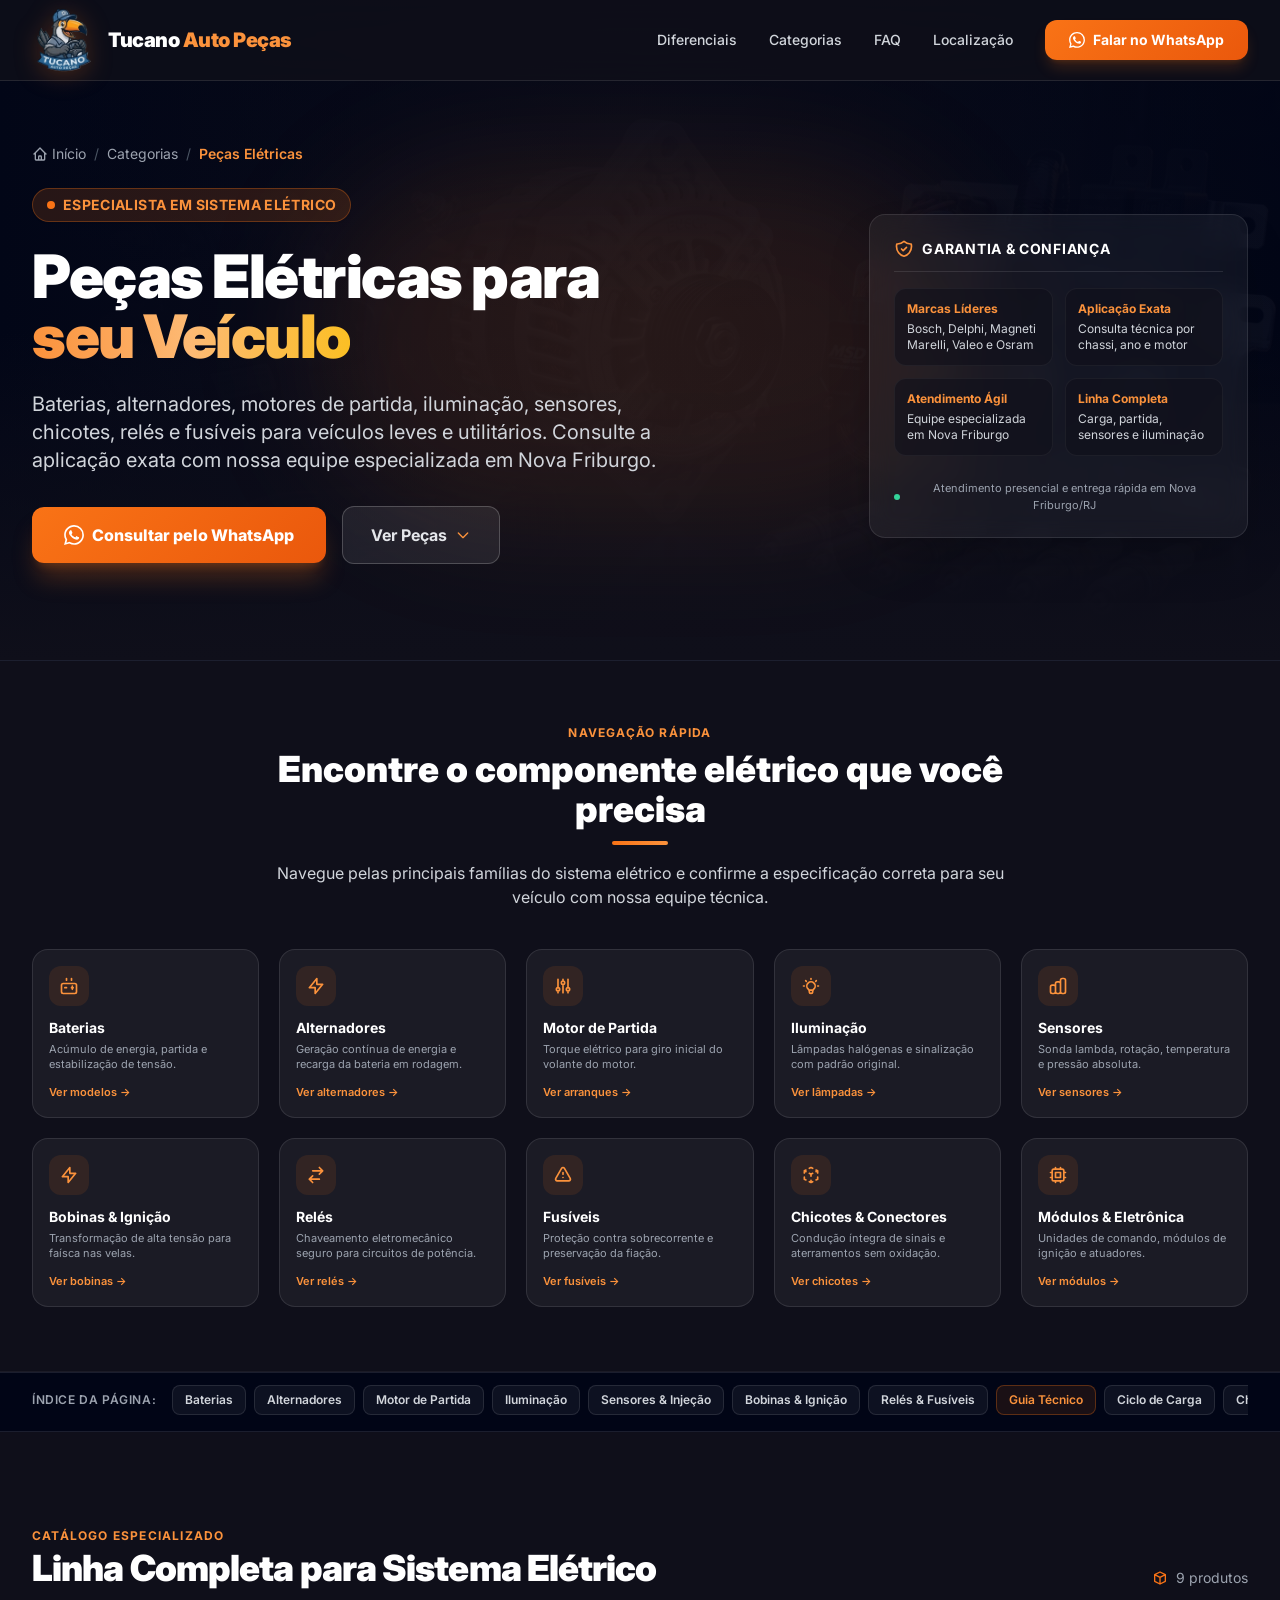
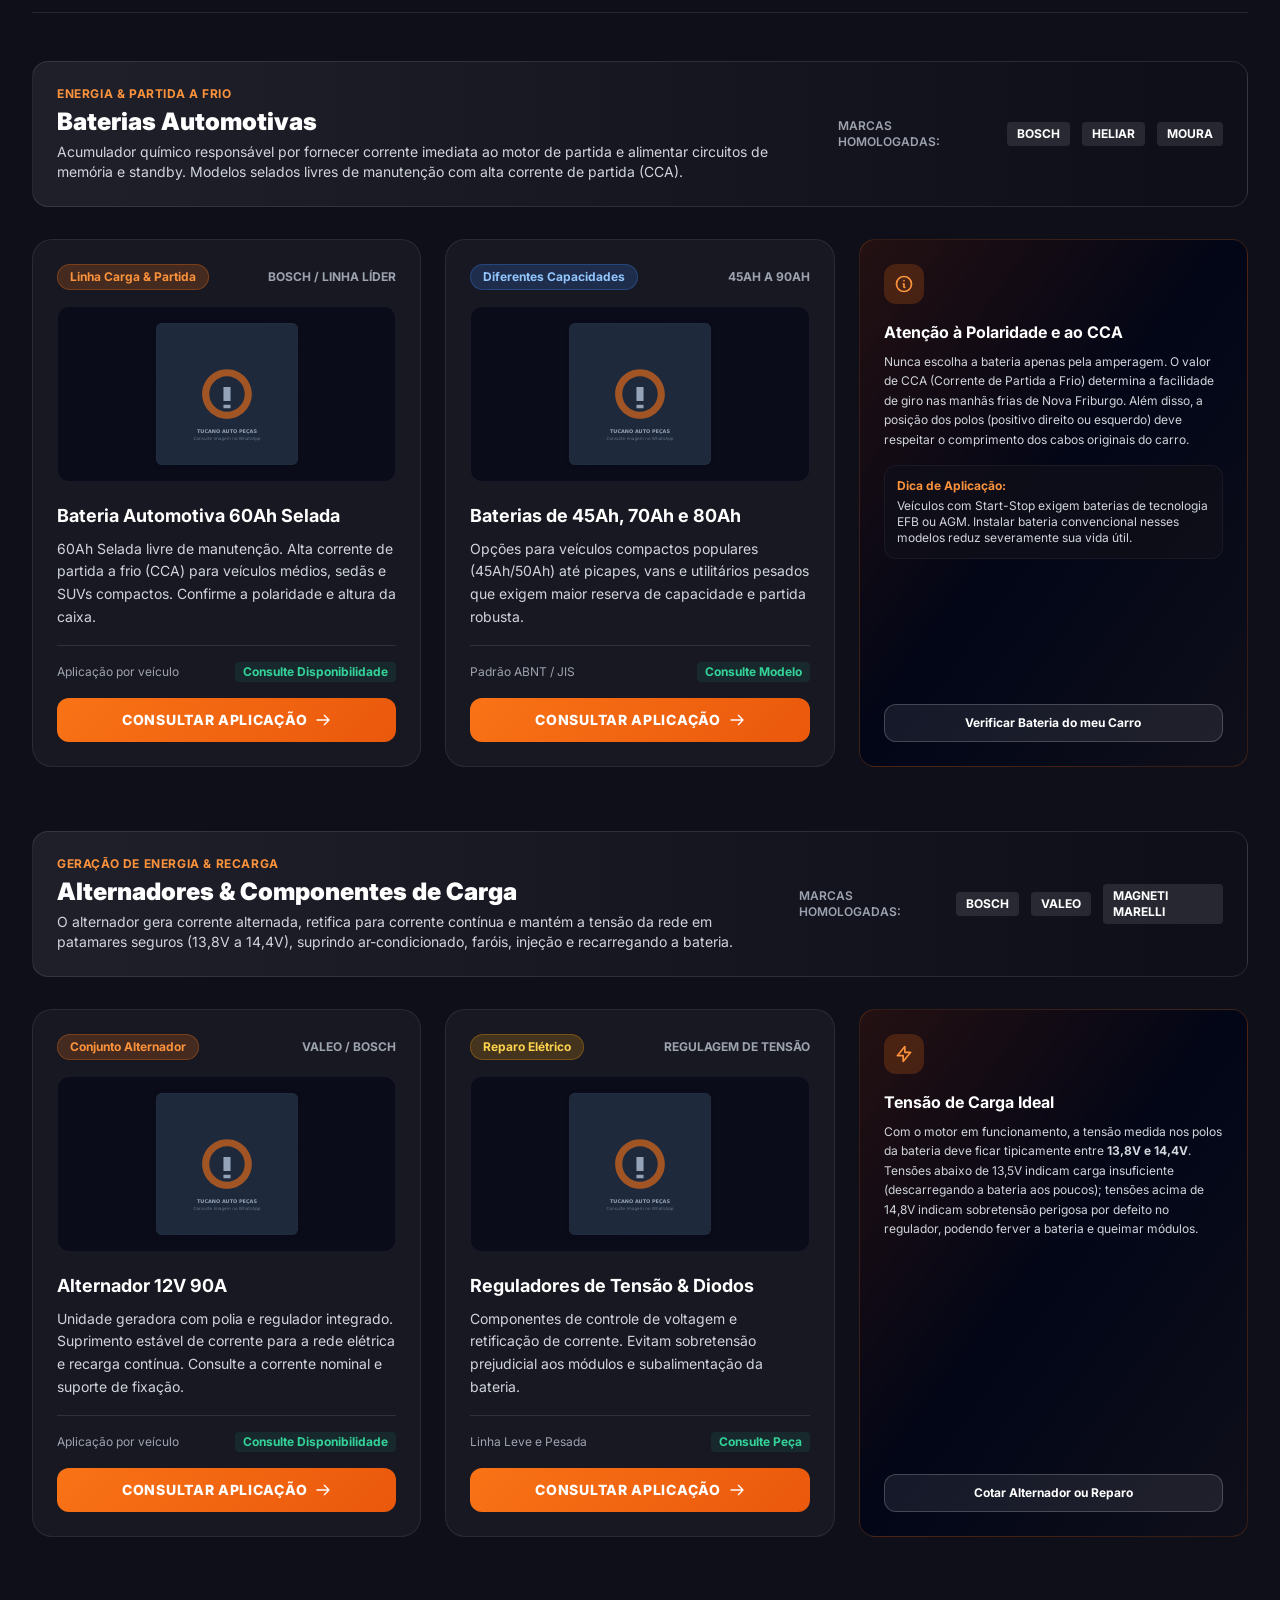
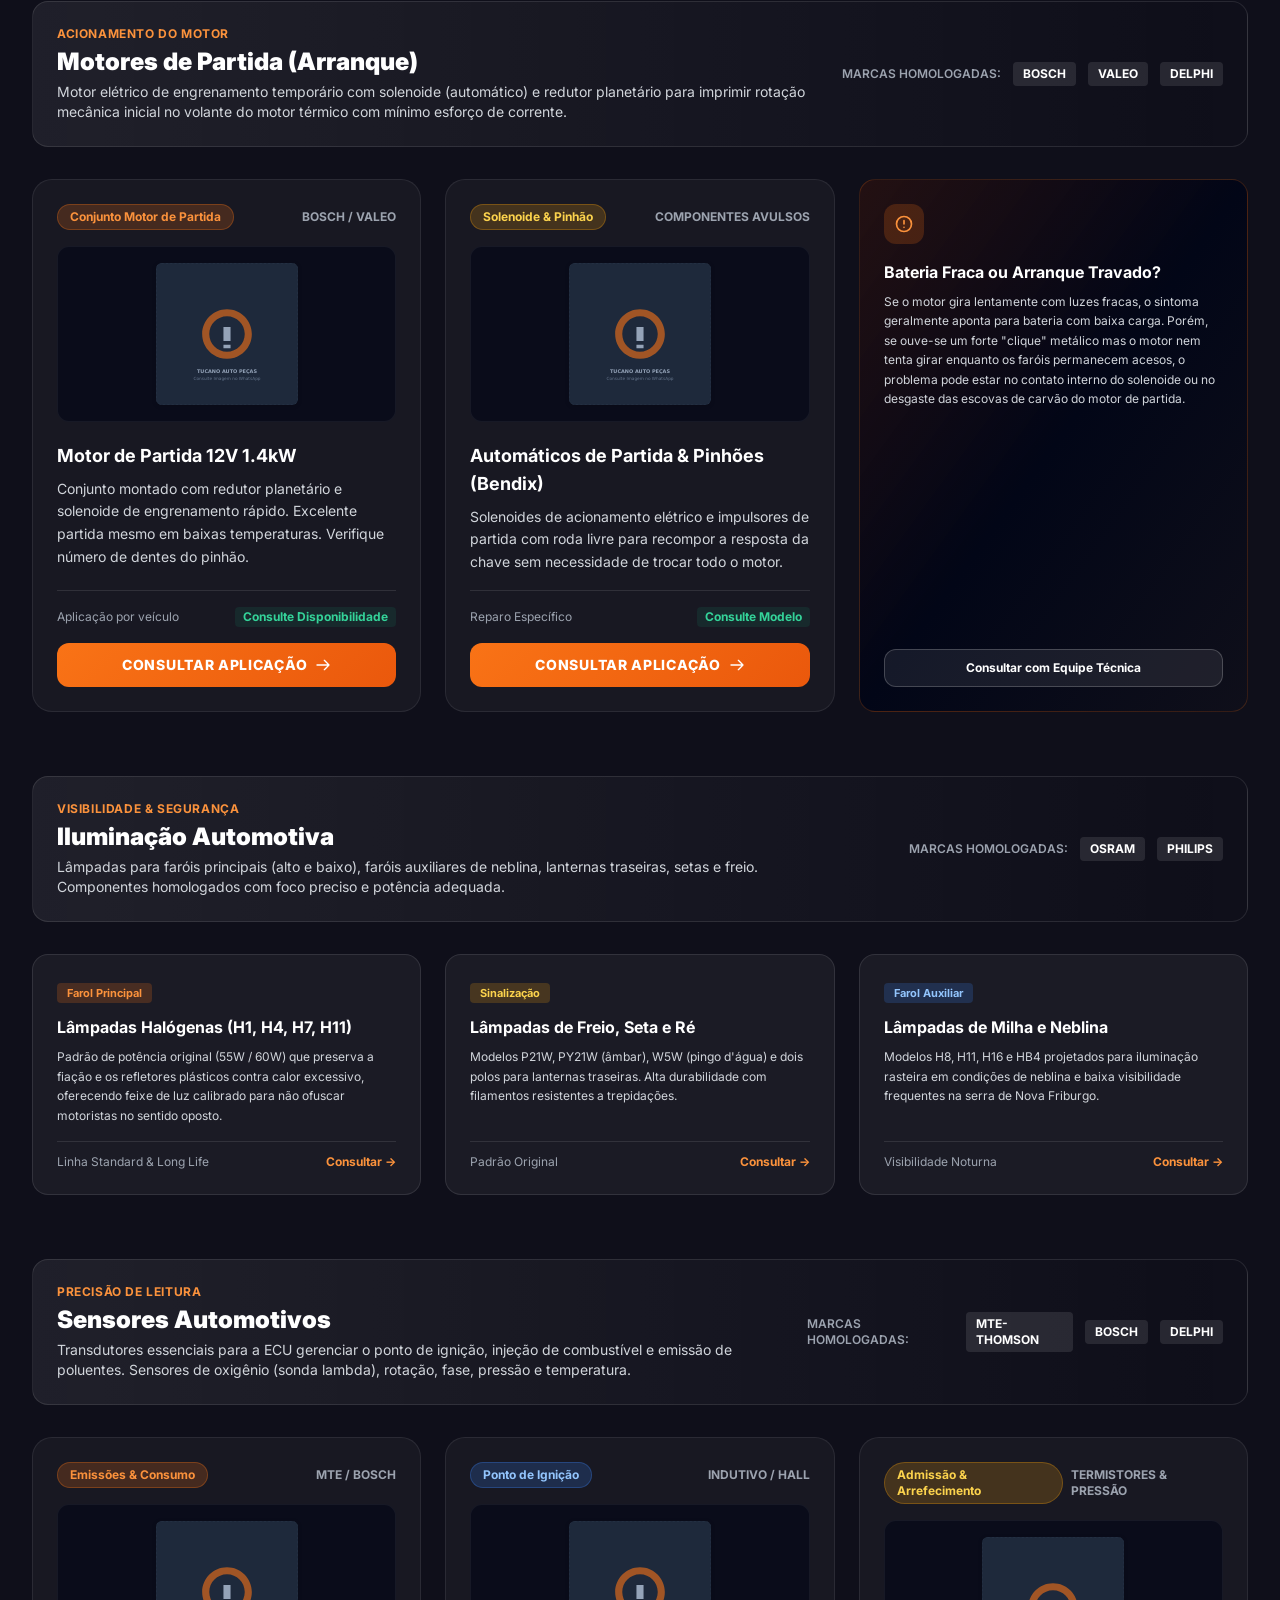
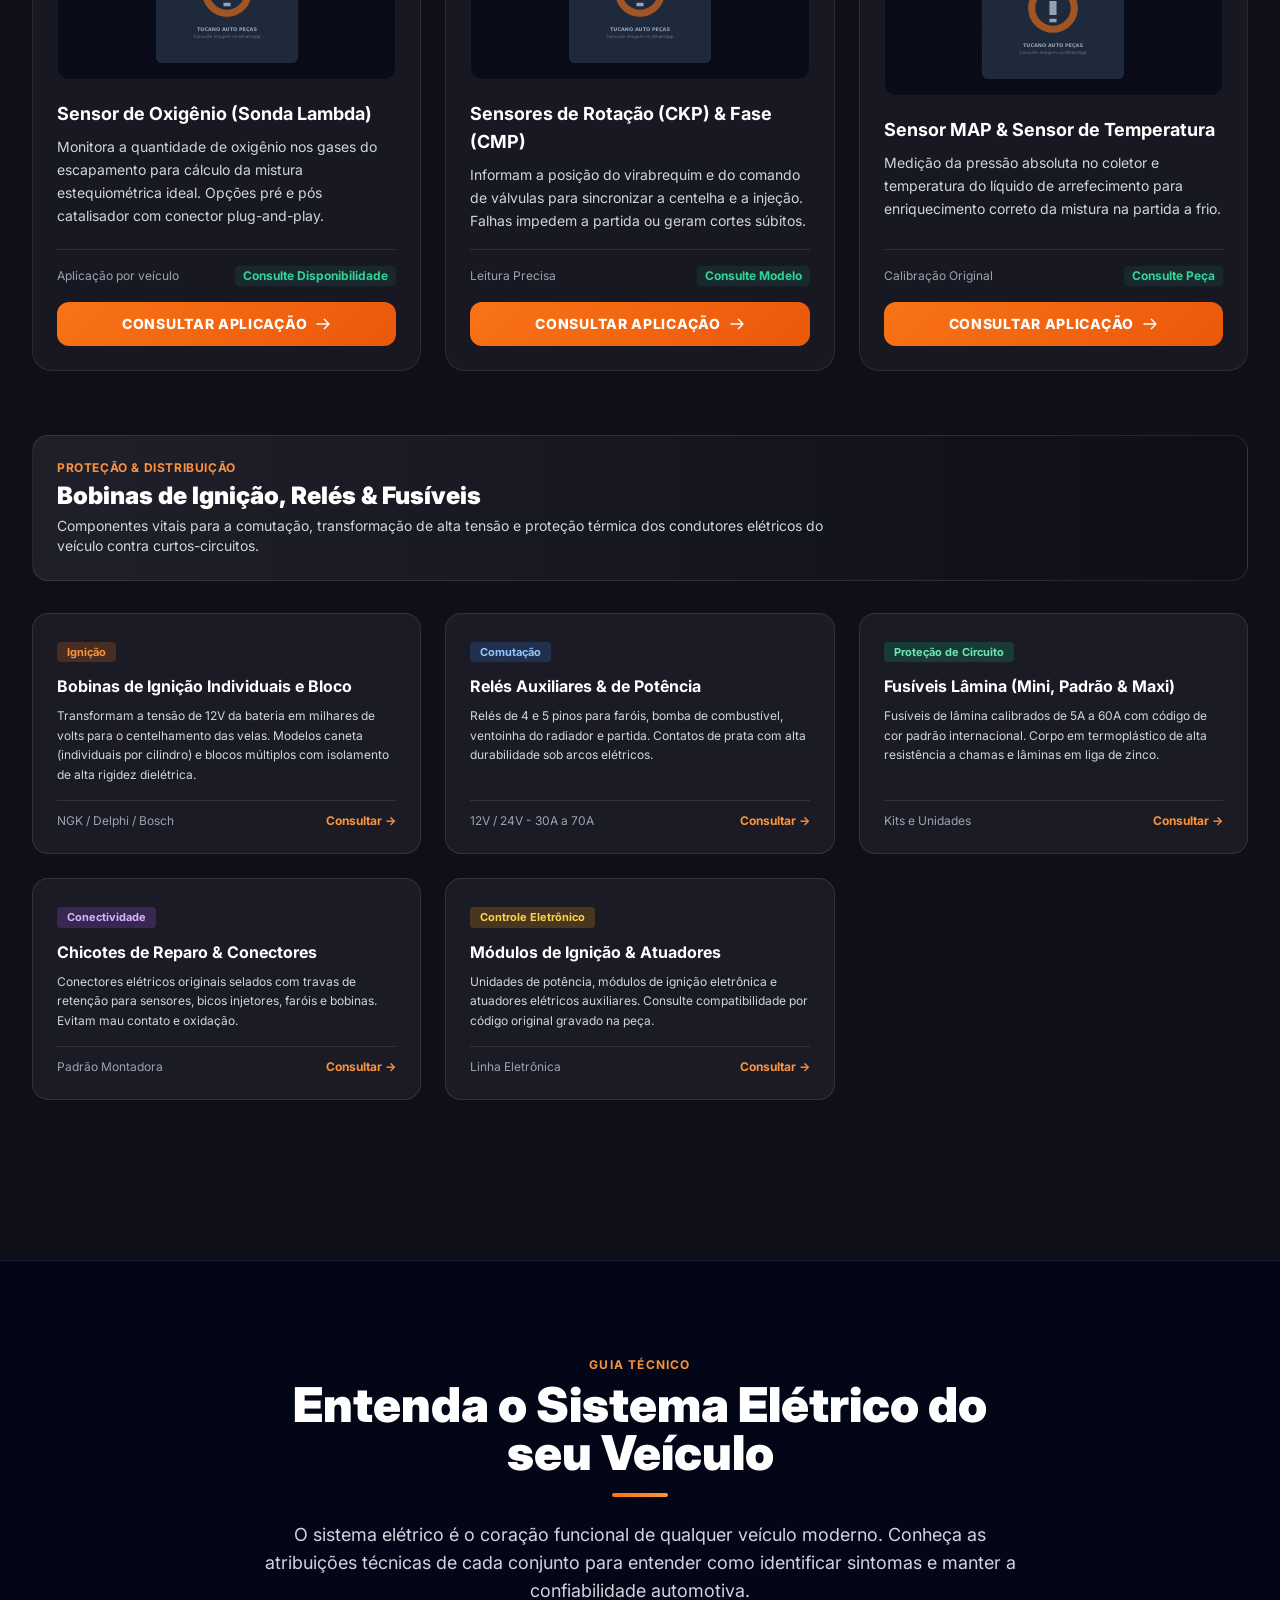
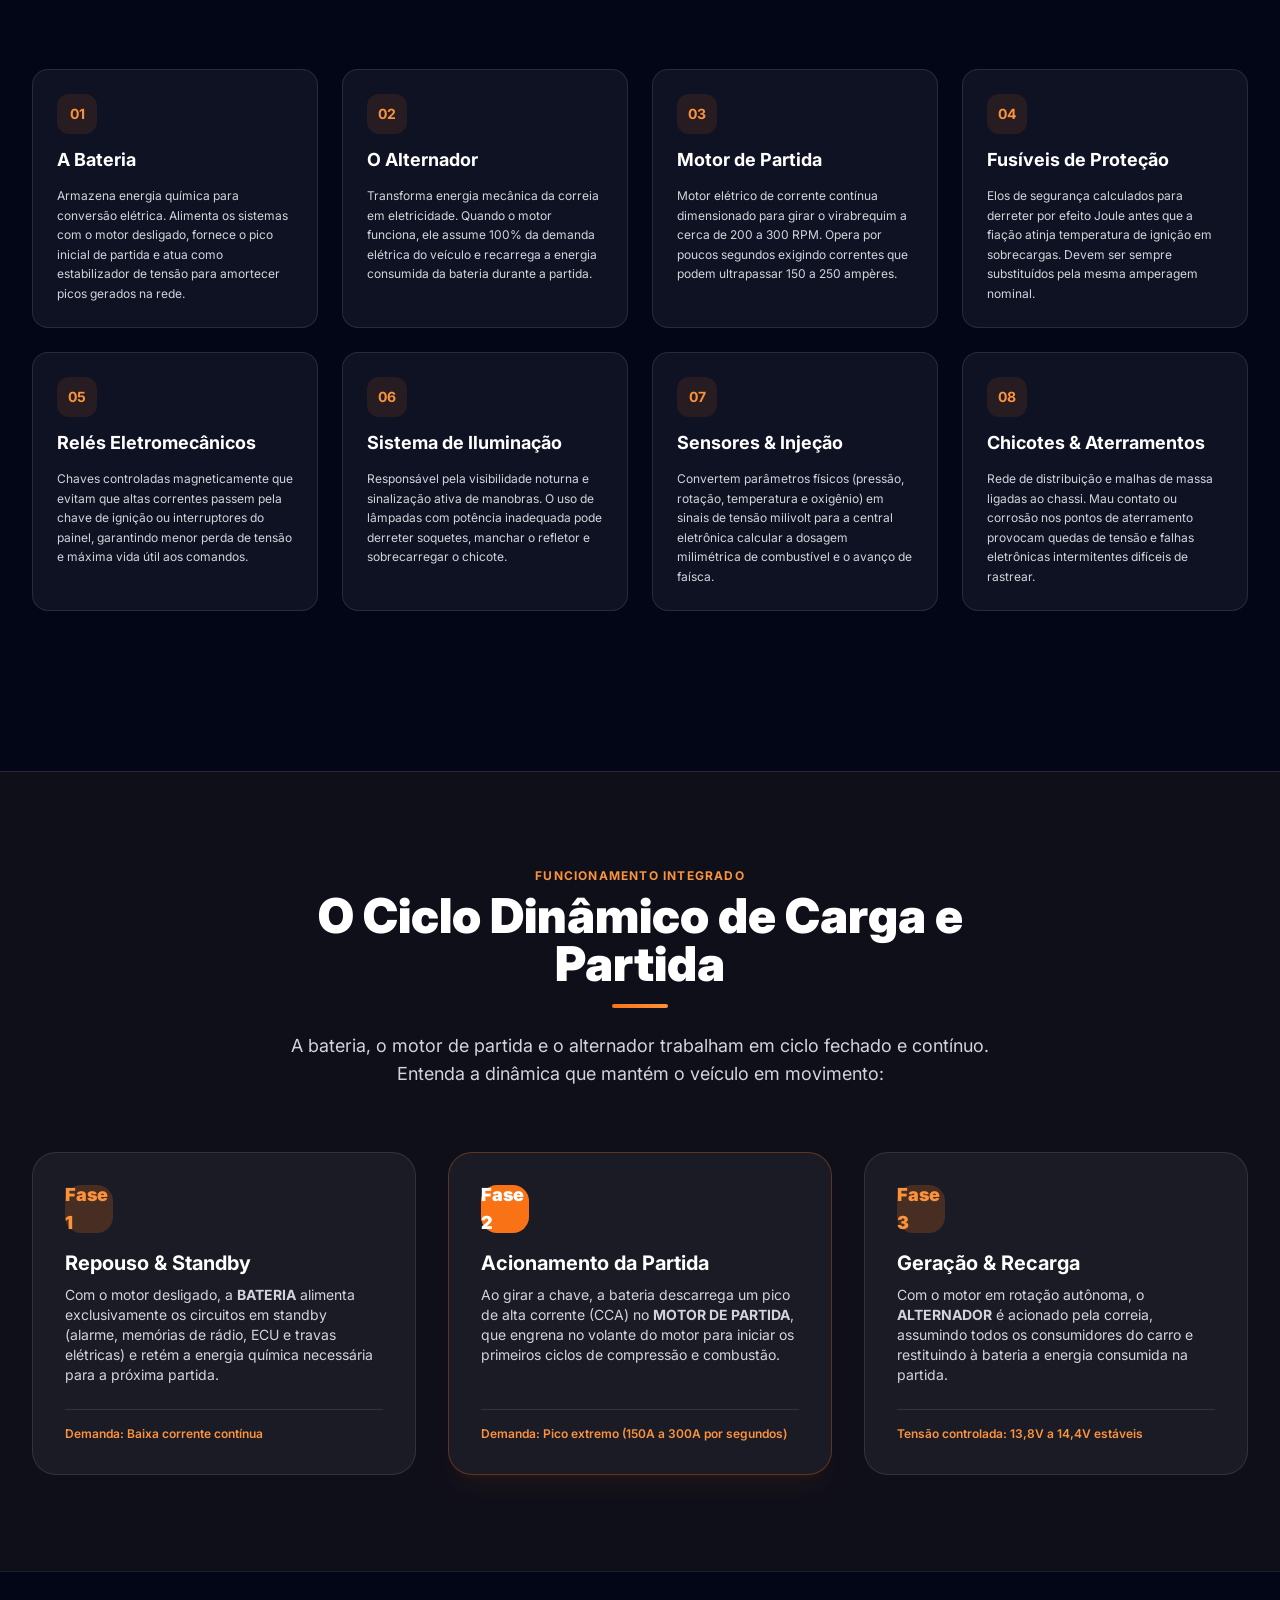
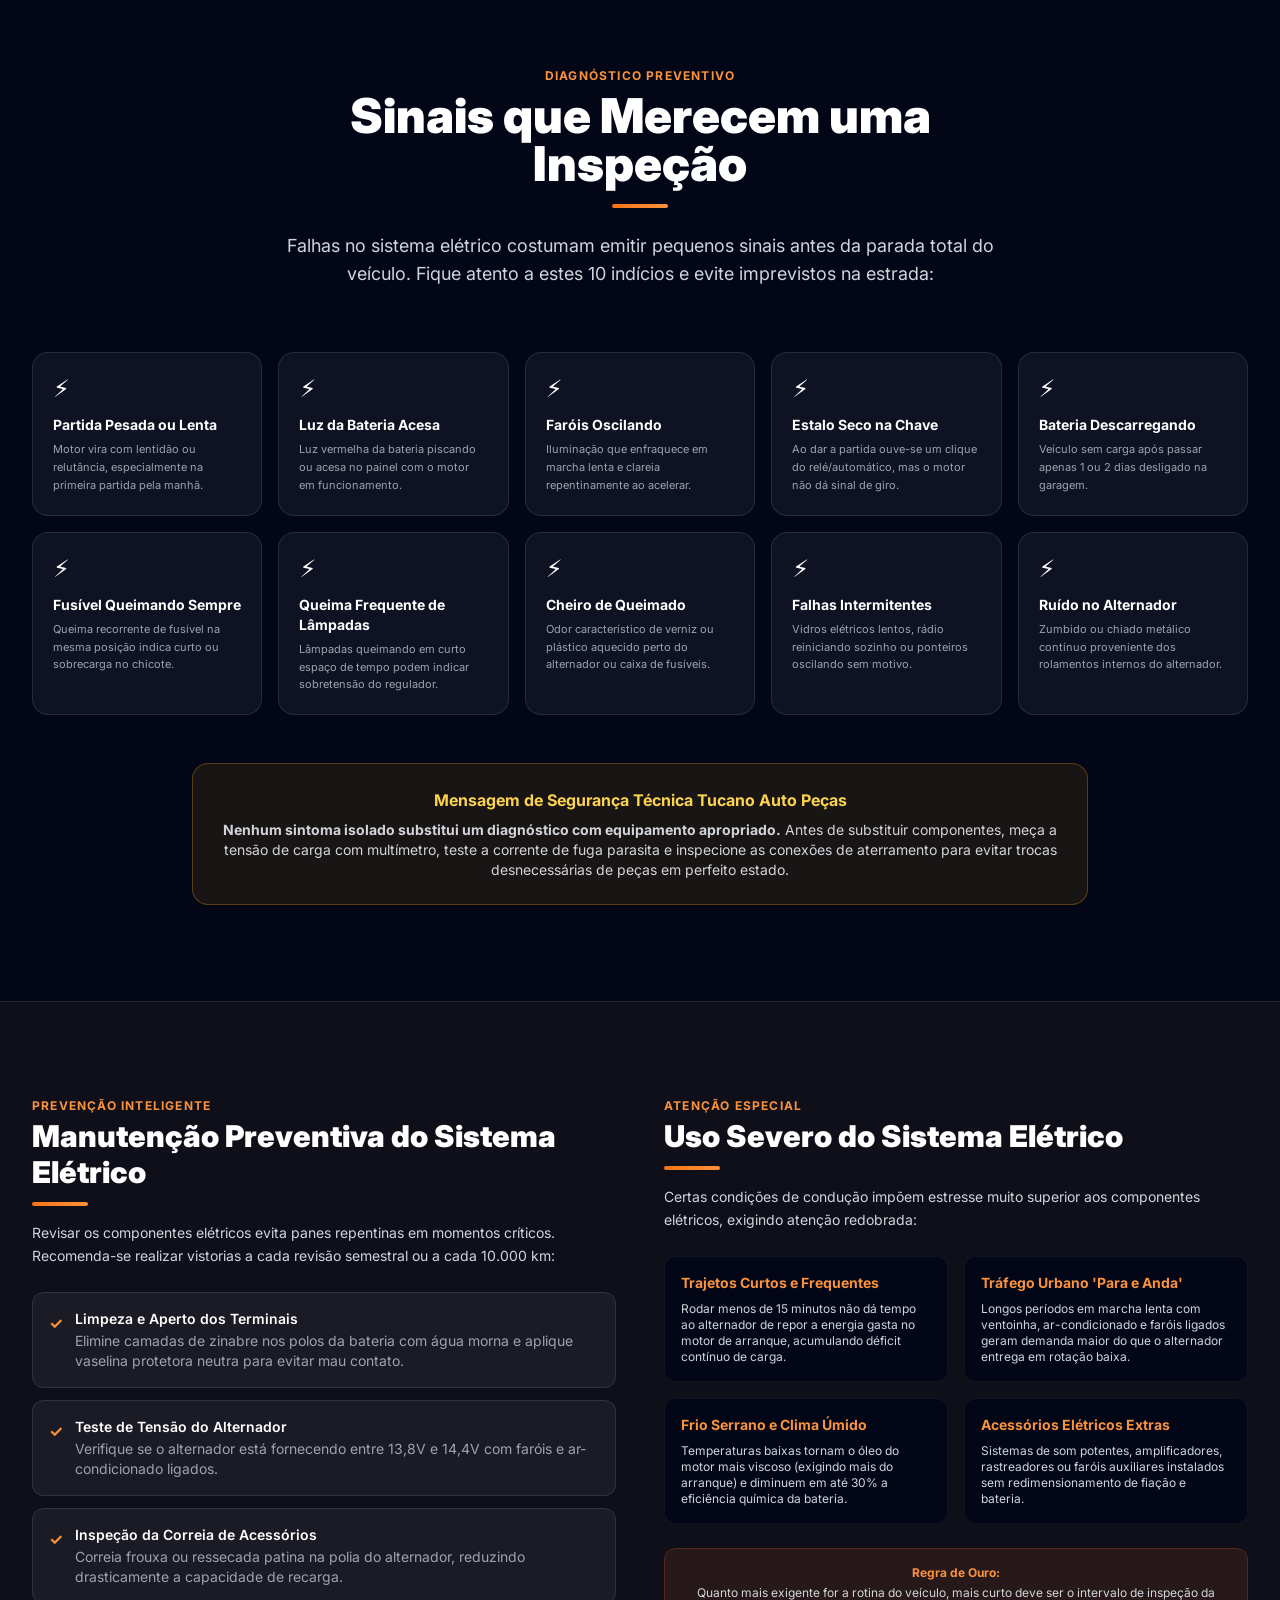
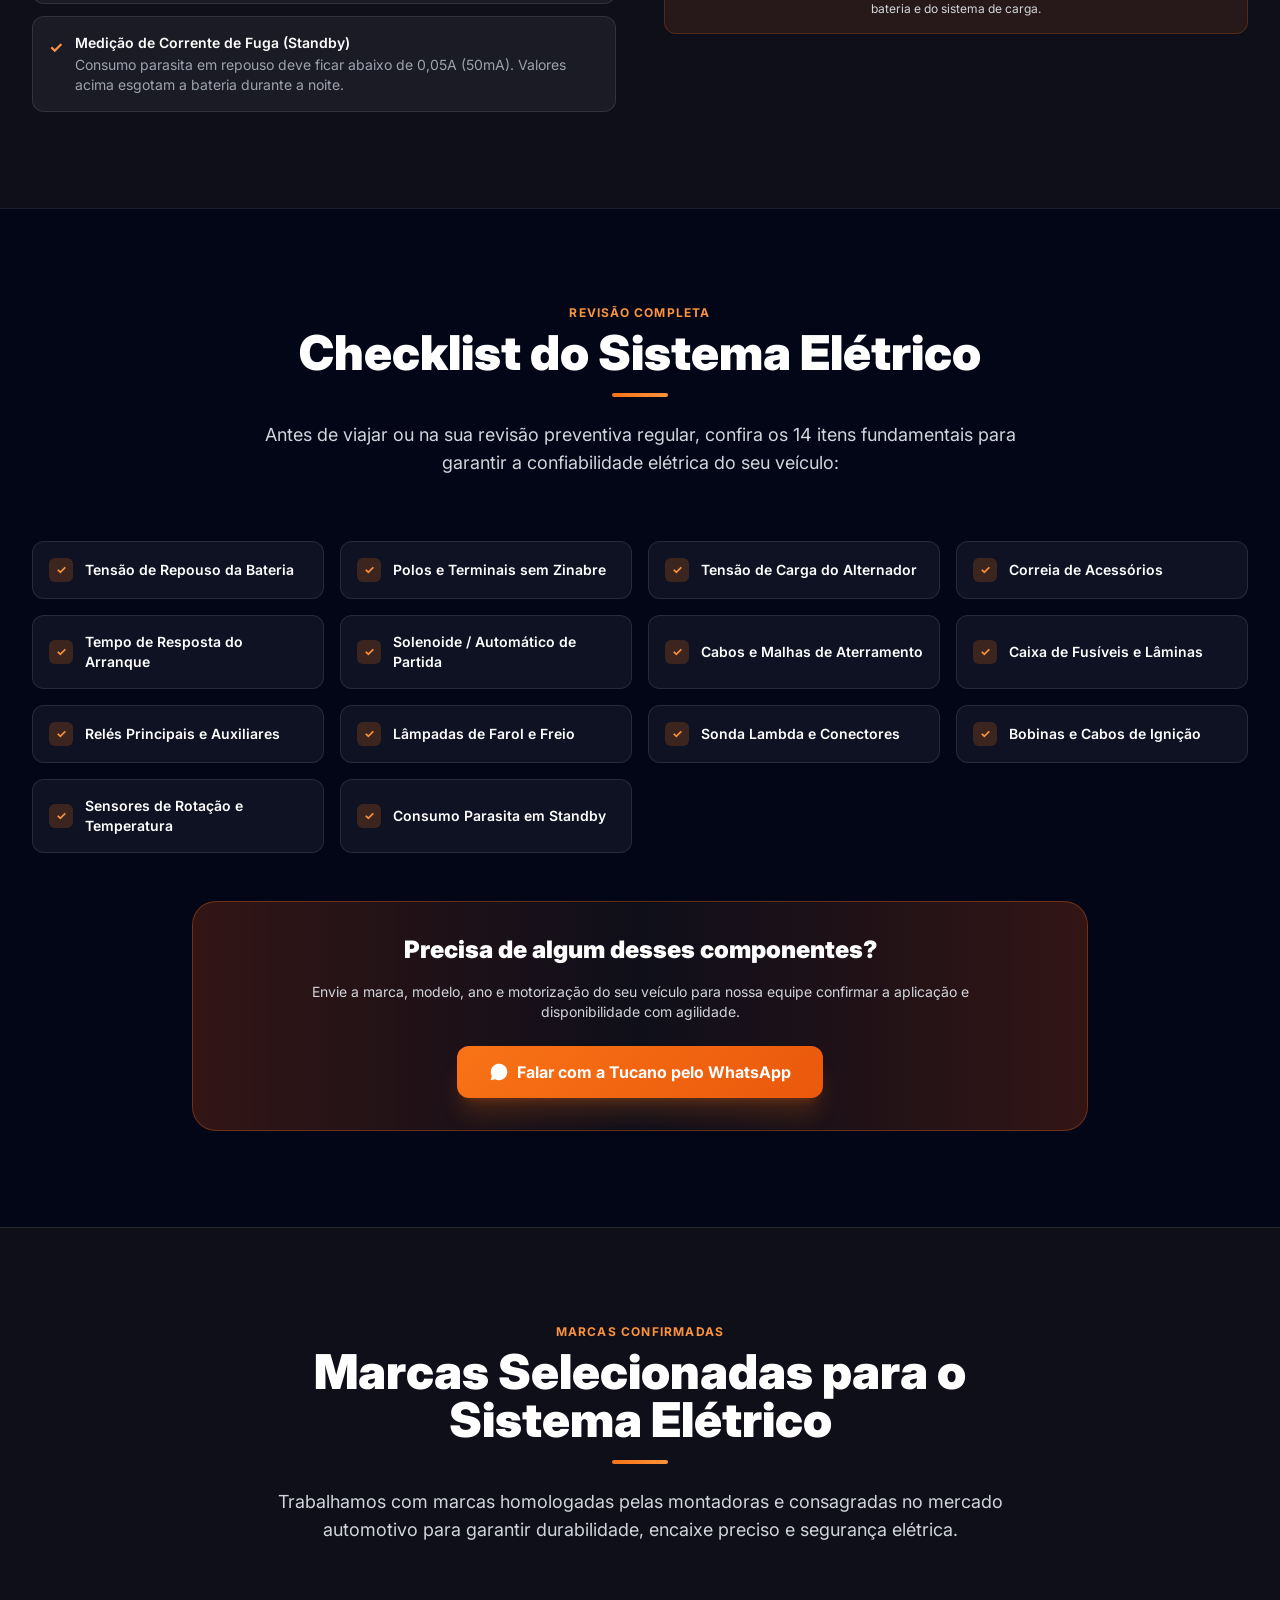
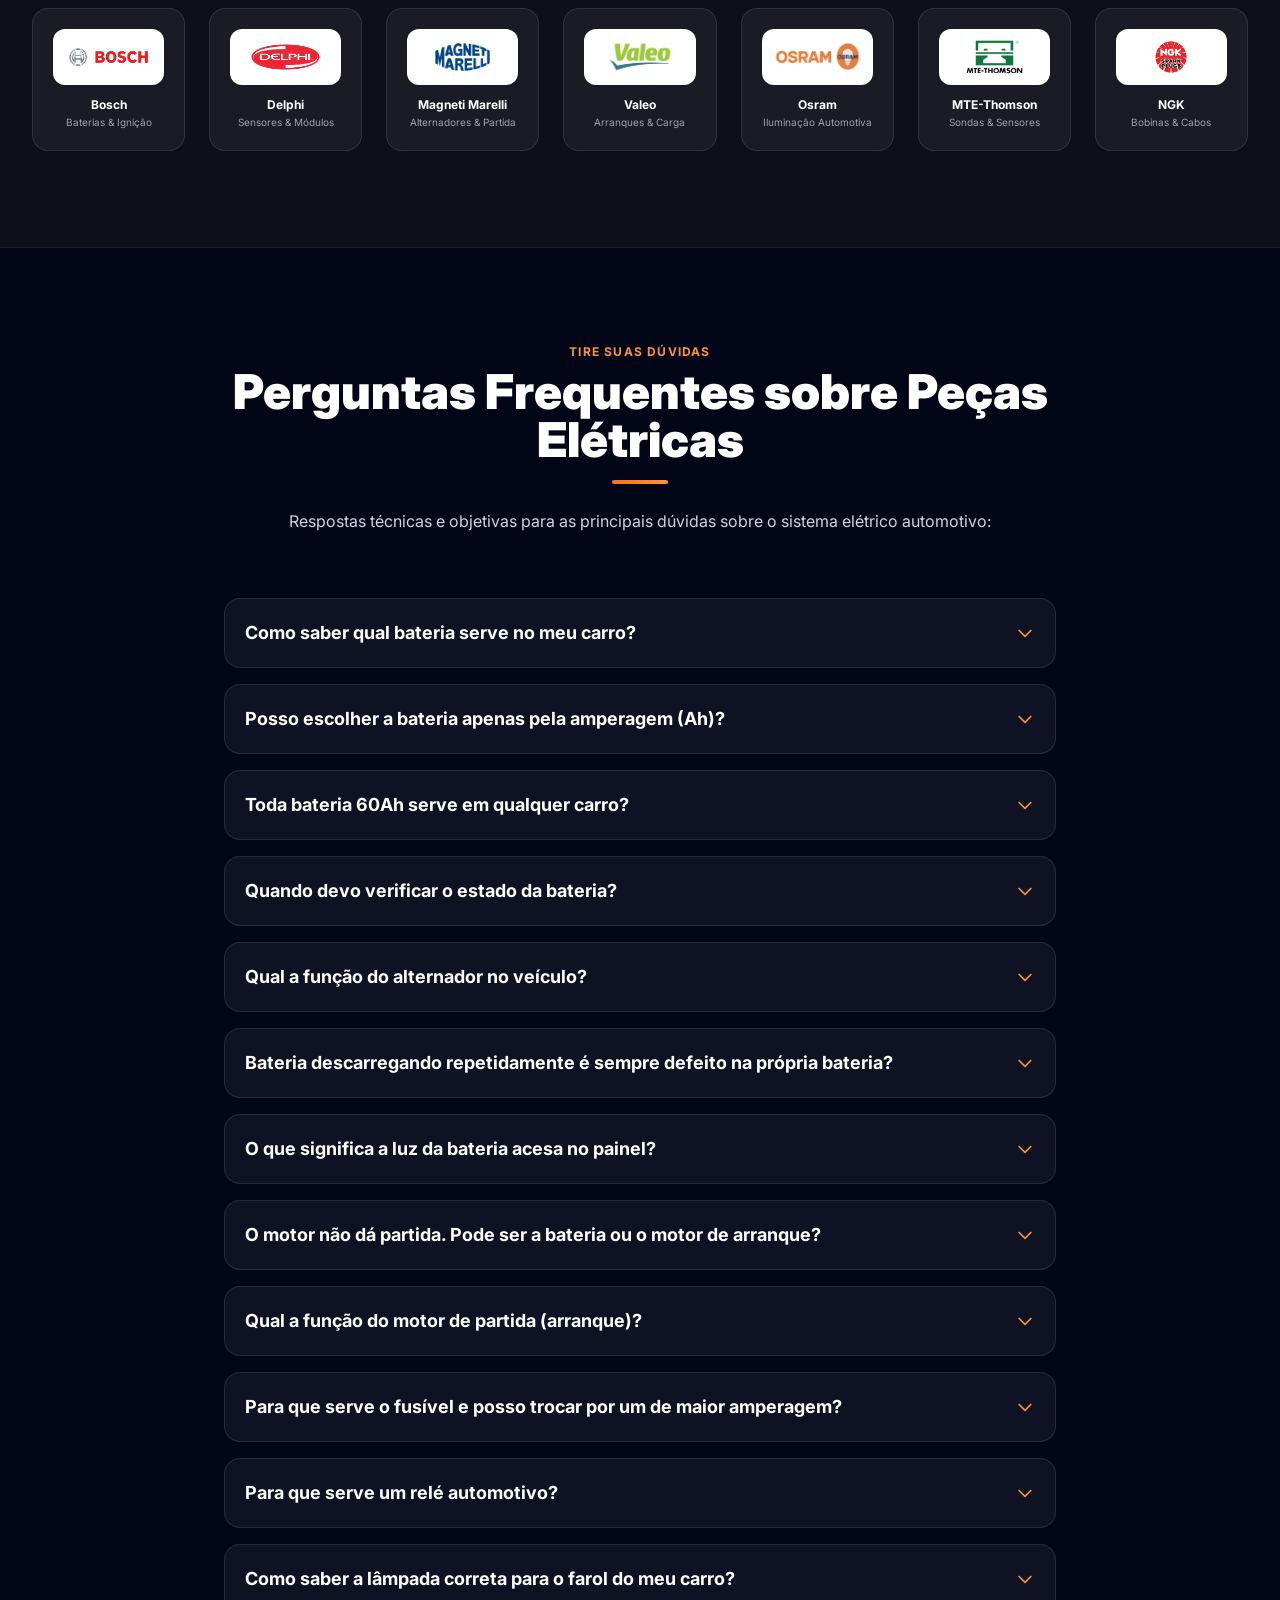
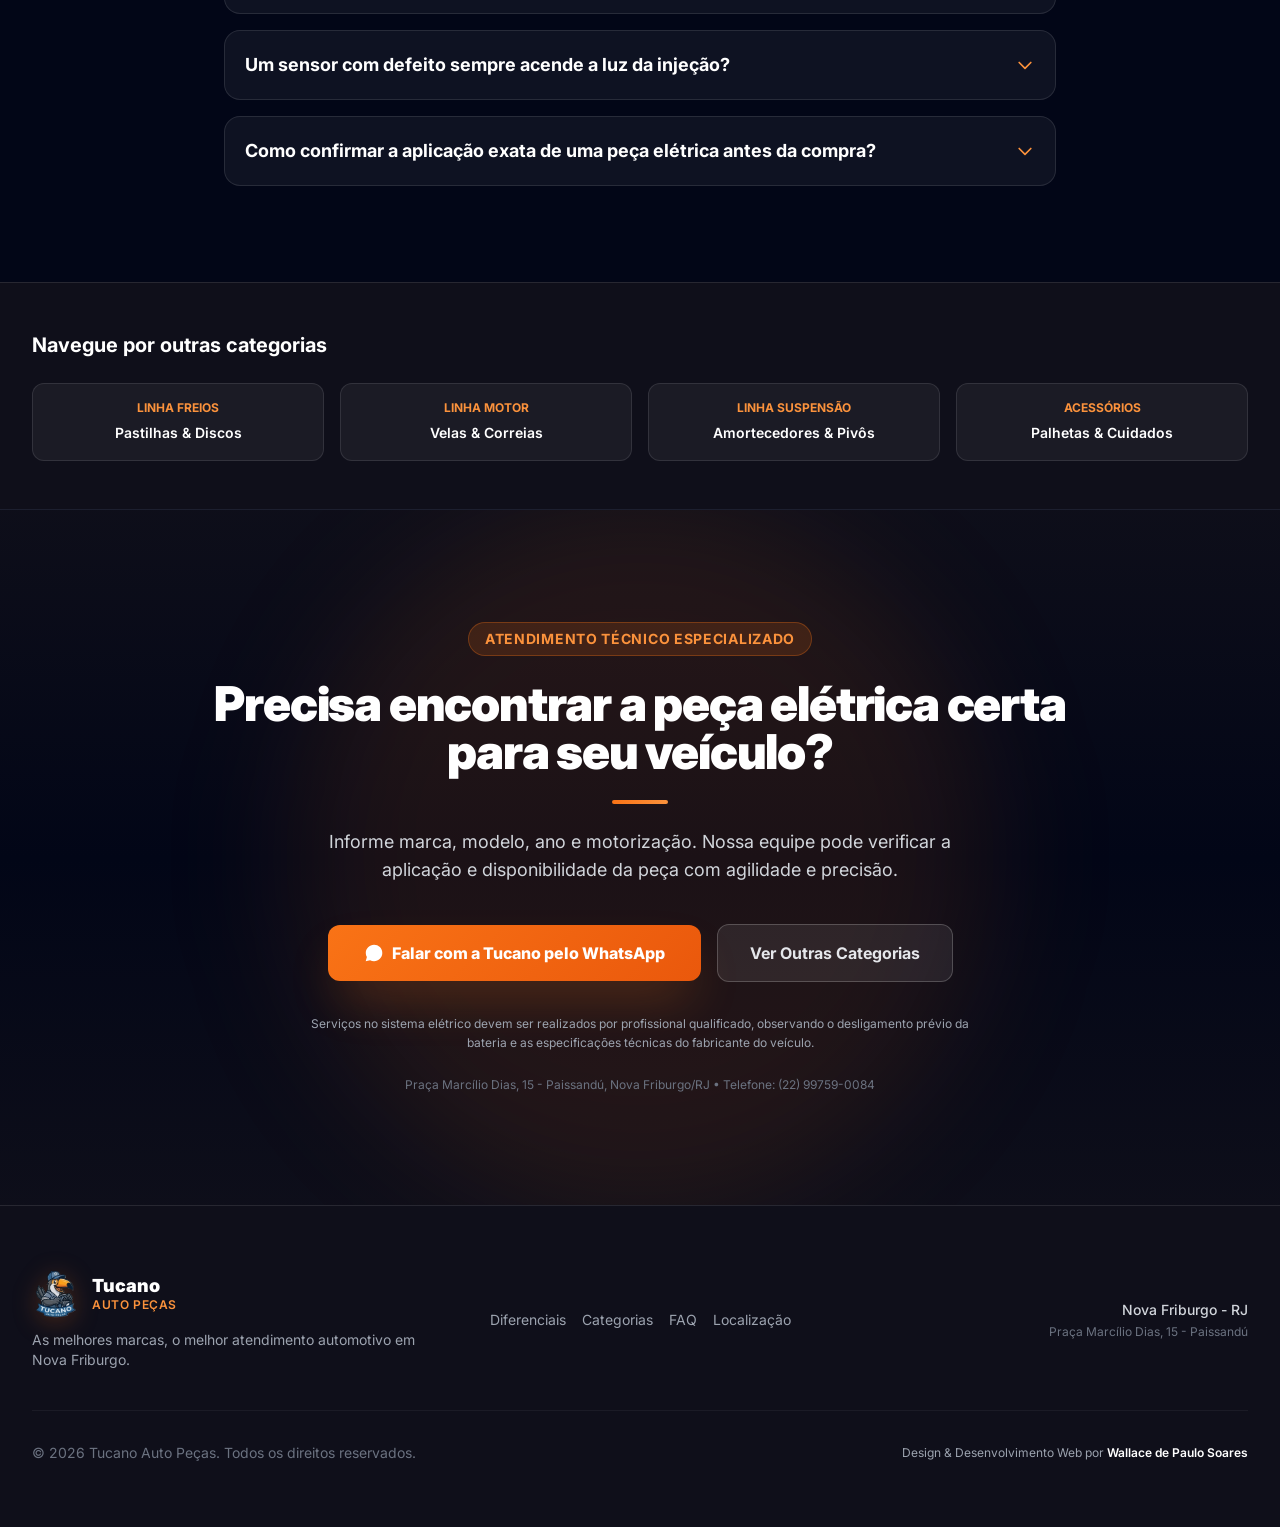
<file: eletrica.html>
<!DOCTYPE html>
<html lang="pt-BR" class="scroll-smooth">

<head>
    <meta charset="UTF-8">
    <!-- DevSecOps: Blindagem de Preview e Seguranca -->
    <meta name="robots" content="noindex, nofollow, noarchive">
    <meta http-equiv="X-Content-Type-Options" content="nosniff">
    <meta http-equiv="X-Frame-Options" content="DENY">
    <meta name="referrer" content="strict-origin-when-cross-origin">
    <meta name="viewport" content="width=device-width, initial-scale=1.0">
    <meta name="description"
        content="Peças elétricas automotivas em Nova Friburgo/RJ: baterias, alternadores, motores de partida, sensores, lâmpadas, relés e fusíveis na Tucano Auto Peças. Atendimento especializado via WhatsApp.">
    <title>Peças Elétricas Automotivas | Tucano Auto Peças - Nova Friburgo/RJ</title>

    <!-- Canonical & Favicon -->
    <link rel="canonical" href="https://tucanoautopecas.com.br/eletrica.html">
    <!-- Favicon & Icons -->
    <link rel="icon" type="image/x-icon" href="favicon.ico">
    <link rel="icon" type="image/png" sizes="32x32" href="assets/icons/favicon-32x32.png">
    <link rel="icon" type="image/png" sizes="16x16" href="assets/icons/favicon-16x16.png">
    <link rel="apple-touch-icon" sizes="192x192" href="assets/icons/icon-192.png">
    <link rel="icon" type="image/svg+xml" href="assets/icons/app-icon.svg">

    <!-- Open Graph -->
    <meta property="og:title" content="Peças Elétricas Automotivas | Tucano Auto Peças">
    <meta property="og:description"
        content="Baterias, alternadores, motores de partida, sensores, lâmpadas e componentes elétricos com atendimento especializado e consulta de aplicação em Nova Friburgo/RJ.">
    <meta property="og:type" content="website">
    <meta property="og:url" content="https://tucanoautopecas.com.br/eletrica.html">
    <meta property="og:image" content="https://tucanoautopecas.com.br/assets/images/categories/eletrica.jpg">
    <meta property="og:locale" content="pt_BR">
    <meta property="og:site_name" content="Tucano Auto Peças">

    <!-- Twitter Cards -->
    <meta name="twitter:card" content="summary_large_image">
    <meta name="twitter:title" content="Peças Elétricas Automotivas | Tucano Auto Peças">
    <meta name="twitter:description"
        content="Encontre baterias, alternadores, motores de partida e componentes elétricos com suporte técnico via WhatsApp em Nova Friburgo.">
    <meta name="twitter:image" content="https://tucanoautopecas.com.br/assets/images/categories/eletrica.jpg">
    <meta name="twitter:site" content="@tucanoautopecas">

    <!-- Structured Data (Schema.org): BreadcrumbList, AutoPartsStore & FAQPage -->
    <script type="application/ld+json">
    {
        "@context": "https://schema.org",
        "@graph": [
            {
                "@type": "BreadcrumbList",
                "itemListElement": [
                    {
                        "@type": "ListItem",
                        "position": 1,
                        "name": "Início",
                        "item": "https://tucanoautopecas.com.br/"
                    },
                    {
                        "@type": "ListItem",
                        "position": 2,
                        "name": "Categorias",
                        "item": "https://tucanoautopecas.com.br/#categorias"
                    },
                    {
                        "@type": "ListItem",
                        "position": 3,
                        "name": "Peças Elétricas",
                        "item": "https://tucanoautopecas.com.br/eletrica.html"
                    }
                ]
            },
            {
                "@type": "AutoPartsStore",
                "name": "Tucano Auto Peças",
                "image": "https://tucanoautopecas.com.br/assets/images/categories/eletrica.jpg",
                "telephone": "+5522997590084",
                "url": "https://tucanoautopecas.com.br/eletrica.html",
                "address": {
                    "@type": "PostalAddress",
                    "streetAddress": "Praça Marcílio Dias, 15",
                    "addressLocality": "Nova Friburgo",
                    "addressRegion": "RJ",
                    "postalCode": "28615-035",
                    "addressCountry": "BR"
                },
                "areaServed": {
                    "@type": "AdministrativeArea",
                    "name": "Nova Friburgo e Região Serrana"
                }
            },
            {
                "@type": "FAQPage",
                "mainEntity": [
                    {
                        "@type": "Question",
                        "name": "Como saber qual bateria serve no meu carro?",
                        "acceptedAnswer": {
                            "@type": "Answer",
                            "text": "A especificação correta da bateria é determinada pelo manual do veículo e envolve três fatores principais: a capacidade nominal em ampères-hora (Ah), a corrente de partida a frio (CCA) e as dimensões físicas da caixa com a posição dos polos (positivo à direita ou à esquerda). Nossa equipe pode consultar a aplicação exata com base no modelo, ano e motorização."
                        }
                    },
                    {
                        "@type": "Question",
                        "name": "Posso escolher a bateria apenas pela amperagem (Ah)?",
                        "acceptedAnswer": {
                            "@type": "Answer",
                            "text": "Não é recomendável. Além dos ampères-hora (Ah), é fundamental verificar a corrente de partida a frio (CCA), a altura e largura da base para fixação correta no cofre do motor e a polaridade dos terminais. Instalar uma bateria com dimensões ou polaridade invertida pode danificar chicotes ou impedir o fechamento do capô."
                        }
                    },
                    {
                        "@type": "Question",
                        "name": "Toda bateria 60Ah serve em qualquer carro?",
                        "acceptedAnswer": {
                            "@type": "Answer",
                            "text": "Não. Existem variações importantes entre baterias de 60Ah, como caixas altas ou baixas (padrão europeu ou asiático), polaridade invertida (polo positivo no lado direito ou esquerdo) e tecnologias específicas (convencional, EFB ou AGM para veículos com sistema Start-Stop). É necessário confirmar a aplicação do veículo."
                        }
                    },
                    {
                        "@type": "Question",
                        "name": "Quando devo verificar o estado da bateria?",
                        "acceptedAnswer": {
                            "@type": "Answer",
                            "text": "Recomenda-se testar a tensão e a saúde da bateria preventivamente a cada 6 meses ou a cada revisão periódica. Sinais como partida lenta pela manhã, luzes do painel esmaecendo ao dar a partida ou presença de crostas esbranquiçadas (zinabre) nos polos justificam uma inspeção imediata com analisador de condutância."
                        }
                    },
                    {
                        "@type": "Question",
                        "name": "Qual a função do alternador no veículo?",
                        "acceptedAnswer": {
                            "@type": "Answer",
                            "text": "O alternador é um gerador eletromecânico acionado pela correia de acessórios do motor. Sua função é suprir toda a demanda de energia elétrica de todos os sistemas do veículo enquanto o motor estiver funcionando e, ao mesmo tempo, repor a carga gasta pela bateria durante a partida."
                        }
                    },
                    {
                        "@type": "Question",
                        "name": "Bateria descarregando repetidamente é sempre defeito na própria bateria?",
                        "acceptedAnswer": {
                            "@type": "Answer",
                            "text": "Nem sempre. Uma bateria pode descarregar repetidamente por falha de carga do alternador (tensão abaixo de 13,5V), correia de acessórios frouxa, corrente de fuga parasita (alarme, rastreador, som ou módulo consumindo energia com o carro desligado) ou cabos de aterramento oxidados. Uma inspeção elétrica completa identifica a real origem do problema."
                        }
                    },
                    {
                        "@type": "Question",
                        "name": "O que significa a luz da bateria acesa no painel?",
                        "acceptedAnswer": {
                            "@type": "Answer",
                            "text": "A luz da bateria no painel indica uma falha no sistema de geração e recarga, e não necessariamente que a bateria está sem carga. Ela alerta que o alternador não está gerando energia suficiente para alimentar o veículo, fazendo com que todos os sistemas passem a consumir a reserva da bateria. É recomendável procurar inspeção com brevidade para não ficar imobilizado na via."
                        }
                    },
                    {
                        "@type": "Question",
                        "name": "O motor não dá partida. Pode ser a bateria ou o motor de arranque?",
                        "acceptedAnswer": {
                            "@type": "Answer",
                            "text": "Pode ser qualquer um dos dois, ou até o comutador de ignição e relés. Se ao girar a chave as luzes do painel apagarem completamente ou o motor girar muito pesado, a suspeita recai sobre bateria descarregada. Se o painel mantiver brilho forte e ouvir-se apenas um 'estalo' seco sem giro do motor, o defeito pode estar no automático ou nas escovas do motor de partida."
                        }
                    },
                    {
                        "@type": "Question",
                        "name": "Qual a função do motor de partida (arranque)?",
                        "acceptedAnswer": {
                            "@type": "Answer",
                            "text": "O motor de partida é um motor elétrico de alto torque projetado para funcionar por poucos segundos. Ele recebe uma corrente elevada da bateria e, através de um pinhão (bendix), engrena na cremalheira do volante do motor para fazê-lo girar até que as primeiras combustões sustentem o funcionamento independente do propulsor."
                        }
                    },
                    {
                        "@type": "Question",
                        "name": "Para que serve o fusível e posso trocar por um de maior amperagem?",
                        "acceptedAnswer": {
                            "@type": "Answer",
                            "text": "O fusível protege a fiação e os componentes eletrônicos contra sobrecargas e curtos-circuitos, rompendo-se de forma segura caso a corrente exceda o limite calibrado. NUNCA se deve substituir um fusível por outro de amperagem maior: fazer isso elimina a proteção do circuito, podendo superaquecer a fiação, derreter conectores e provocar princípios de incêndio."
                        }
                    },
                    {
                        "@type": "Question",
                        "name": "Para que serve um relé automotivo?",
                        "acceptedAnswer": {
                            "@type": "Answer",
                            "text": "O relé é um interruptor eletromecânico acionado por um circuito de comando de baixa corrente para ligar ou desligar circuitos de alta corrente (como faróis, bombas de combustível, ventoinhas e motor de partida). Ele protege os botões do painel contra superaquecimento e reduz a queda de tensão na fiação."
                        }
                    },
                    {
                        "@type": "Question",
                        "name": "Como saber qual lâmpada meu carro usa?",
                        "acceptedAnswer": {
                            "@type": "Answer",
                            "text": "O modelo correto de lâmpada (H1, H4, H7, H11, etc.) depende do conjunto óptico original do veículo e de sua função (farol baixo, alto ou milha). É fundamental consultar o manual do proprietário ou a gravação presente na base da lâmpada substituída, respeitando a potência original em Watts para não danificar o refletor nem sobrecarregar o chicote."
                        }
                    },
                    {
                        "@type": "Question",
                        "name": "Um sensor com defeito sempre acende a luz da injeção?",
                        "acceptedAnswer": {
                            "@type": "Answer",
                            "text": "Na maioria dos casos de falha grave, sim, mas nem sempre imediatamente. Sensores como a sonda lambda ou o sensor MAP podem apresentar desvios lentos de leitura (leituras fora da curva ideal mas dentro dos limites operacionais de tolerância da ECU), gerando aumento de consumo de combustível ou pequenas falhas sem acender a luz espia de imediato. A leitura com scanner automotivo confirma o diagnóstico."
                        }
                    },
                    {
                        "@type": "Question",
                        "name": "Como confirmar a aplicação exata de uma peça elétrica?",
                        "acceptedAnswer": {
                            "@type": "Answer",
                            "text": "Para confirmar a compatibilidade exata, o caminho mais seguro é fornecer à nossa equipe técnica a marca, modelo, ano de fabricação, motorização, combustível e, se possível, o código gravado na peça antiga. Com essas informações, consultamos os catálogos dos fabricantes oficiais para garantir a instalação sem adaptações."
                        }
                    }
                ]
            }
        ]
    }
    </script>

    <!-- Google Fonts: Inter -->
    <link rel="preconnect" href="https://fonts.googleapis.com">
    <link rel="preconnect" href="https://fonts.gstatic.com" crossorigin>
    <link href="https://fonts.googleapis.com/css2?family=Inter:wght@300;400;500;600;700;800;900&display=swap"
        rel="stylesheet">
    <!-- Tailwind CSS (Compilado Localmente) -->
    <link rel="stylesheet" href="assets/css/tailwind.css">

    <!-- Custom Styles -->
    <style>
        @media (prefers-reduced-motion: reduce) {
            *, *::before, *::after {
                animation-duration: 0.01ms !important;
                animation-iteration-count: 1 !important;
                transition-duration: 0.01ms !important;
                scroll-behavior: auto !important;
            }
        }
        .reveal {
            opacity: 0;
            transform: translateY(20px);
            transition: opacity 0.6s cubic-bezier(0.16, 1, 0.3, 1), transform 0.6s cubic-bezier(0.16, 1, 0.3, 1);
        }

        .reveal.active {
            opacity: 1;
            transform: translateY(0);
        }

        .reveal-scale {
            opacity: 0;
            transform: scale(0.96);
            transition: opacity 0.5s ease-out, transform 0.5s ease-out;
        }

        .reveal-scale.active {
            opacity: 1;
            transform: scale(1);
        }

        .section-divider {
            width: 56px;
            height: 4px;
            background: linear-gradient(90deg, #f97316, #fb923c);
            border-radius: 2px;
        }

        .card-hover {
            transition: all 0.3s cubic-bezier(0.16, 1, 0.3, 1);
        }

        .card-hover:hover {
            transform: translateY(-4px);
            box-shadow: 0 20px 35px -10px rgba(249, 115, 22, 0.2);
            border-color: rgba(249, 115, 22, 0.4);
        }

        .navbar-scrolled {
            background: rgba(15, 23, 42, 0.95);
            backdrop-filter: blur(20px);
            border-bottom: 1px solid rgba(255, 255, 255, 0.1);
        }

        .btn-primary {
            background: linear-gradient(135deg, #f97316, #ea580c);
            transition: all 0.3s ease;
        }

        .btn-primary:hover {
            background: linear-gradient(135deg, #ea580c, #c2410c);
            transform: translateY(-2px);
            box-shadow: 0 10px 25px -5px rgba(249, 115, 22, 0.4);
        }

        .btn-secondary {
            background: rgba(255, 255, 255, 0.08);
            border: 1px solid rgba(255, 255, 255, 0.2);
            transition: all 0.3s ease;
        }

        .btn-secondary:hover {
            background: rgba(255, 255, 255, 0.14);
            border-color: rgba(249, 115, 22, 0.5);
            color: #ffffff;
        }

        /* Product Card Layout */
        .product-card {
            display: flex;
            flex-direction: column;
            justify-content: space-between;
            height: 100%;
            background: rgba(255, 255, 255, 0.04);
            border: 1px solid rgba(255, 255, 255, 0.08);
            border-radius: 1.25rem;
            overflow: hidden;
            transition: all 0.3s cubic-bezier(0.16, 1, 0.3, 1);
        }

        .product-card:hover {
            transform: translateY(-4px);
            border-color: rgba(249, 115, 22, 0.4);
            box-shadow: 0 20px 40px -15px rgba(249, 115, 22, 0.25);
            background: rgba(255, 255, 255, 0.06);
        }

        .line-clamp-2 {
            display: -webkit-box;
            -webkit-line-clamp: 2;
            -webkit-box-orient: vertical;
            overflow: hidden;
        }

        .line-clamp-3 {
            display: -webkit-box;
            -webkit-line-clamp: 3;
            -webkit-box-orient: vertical;
            overflow: hidden;
        }

        .no-scrollbar::-webkit-scrollbar {
            display: none;
        }
        .no-scrollbar {
            -ms-overflow-style: none;
            scrollbar-width: none;
        }

        details > summary::-webkit-details-marker {
            display: none;
        }
    </style>
</head>

<body class="font-sans antialiased bg-dark-900 text-white min-h-screen flex flex-col overflow-x-hidden">

    <!-- ==================== NAVBAR ==================== -->
    <nav id="navbar"
        class="fixed top-0 left-0 right-0 z-50 bg-dark-900/80 backdrop-blur-xl border-b border-white/10 transition-all duration-300">
        <div class="max-w-7xl mx-auto px-4 sm:px-6 lg:px-8">
            <div class="flex items-center justify-between h-16 lg:h-20">
                <!-- Logo -->
                <a href="index.html" class="flex items-center gap-3 group" aria-label="Tucano Auto Peças - Início">
                    <img src="assets/icons/app-icon.svg" alt="Tucano Auto Peças"
                        class="w-12 h-12 lg:w-16 lg:h-16 object-contain transition-transform duration-300 group-hover:scale-105 drop-shadow-[0_4px_12px_rgba(249,115,22,0.25)]"
                        width="64" height="64">
                    <span class="text-xl font-black text-white hidden sm:block tracking-tight">Tucano <span
                            class="text-primary-400">Auto Peças</span></span>
                </a>

                <!-- Desktop Navigation -->
                <div class="hidden lg:flex items-center gap-8">
                    <a href="index.html#diferenciais"
                        class="text-gray-300 hover:text-primary-400 transition-colors text-sm font-medium">Diferenciais</a>
                    <a href="index.html#categorias"
                        class="text-gray-300 hover:text-primary-400 transition-colors text-sm font-medium">Categorias</a>
                    <a href="index.html#faq"
                        class="text-gray-300 hover:text-primary-400 transition-colors text-sm font-medium">FAQ</a>
                    <a href="index.html#localizacao"
                        class="text-gray-300 hover:text-primary-400 transition-colors text-sm font-medium">Localização</a>
                    <a href="https://wa.me/5522997590084?text=Olá!%20Gostaria%20de%20consultar%20peças%20elétricas%20para%20meu%20veículo."
                        target="_blank" rel="noopener noreferrer"
                        class="btn-primary px-6 py-2.5 rounded-xl text-sm font-bold whitespace-nowrap shadow-lg shadow-primary-500/20 flex items-center gap-2"
                        aria-label="Orçamento via WhatsApp">
                        <svg class="w-4 h-4 fill-current" viewBox="0 0 24 24">
                            <path
                                d="M17.472 14.382c-.297-.149-1.758-.867-2.03-.967-.273-.099-.471-.148-.67.15-.197.297-.767.966-.94 1.164-.173.199-.347.223-.644.075-.297-.15-1.255-.463-2.39-1.475-.883-.788-1.48-1.761-1.653-2.059-.173-.297-.018-.458.13-.606.134-.133.298-.347.446-.52.149-.174.198-.298.298-.497.099-.198.05-.371-.025-.52-.075-.149-.669-1.612-.916-2.207-.242-.579-.487-.5-.669-.51-.173-.008-.371-.01-.57-.01-.198 0-.52.074-.792.372-.272.297-1.04 1.016-1.04 2.479 0 1.462 1.065 2.875 1.213 3.074.149.198 2.096 3.2 5.077 4.487.709.306 1.262.489 1.694.625.712.227 1.36.195 1.871.118.571-.085 1.758-.719 2.006-1.413.248-.694.248-1.289.173-1.413-.074-.124-.272-.198-.57-.347m-5.421 7.403h-.004a9.87 9.87 0 01-5.031-1.378l-.361-.214-3.741.982.998-3.648-.235-.374a9.86 9.86 0 01-1.51-5.26c.001-5.45 4.436-9.884 9.888-9.884 2.64 0 5.122 1.03 6.988 2.898a9.825 9.825 0 012.893 6.994c-.003 5.45-4.437 9.884-9.885 9.884m8.413-18.297A11.815 11.815 0 0012.05 0C5.495 0 .16 5.335.157 11.892c0 2.096.547 4.142 1.588 5.945L.057 24l6.305-1.654a11.882 11.882 0 005.683 1.448h.005c6.554 0 11.89-5.335 11.893-11.893a11.821 11.821 0 00-3.48-8.413z" />
                        </svg>
                        <span>Falar no WhatsApp</span>
                    </a>
                </div>

                <!-- Mobile Menu Button -->
                <button id="mobile-menu-btn" class="lg:hidden p-2 text-gray-300 hover:text-white transition-colors"
                    aria-label="Abrir menu" aria-expanded="false">
                    <svg class="w-6 h-6" fill="none" stroke="currentColor" viewBox="0 0 24 24">
                        <path stroke-linecap="round" stroke-linejoin="round" stroke-width="2"
                            d="M4 6h16M4 12h16M4 18h16" />
                    </svg>
                </button>
            </div>
        </div>

        <!-- Mobile Menu -->
        <div id="mobile-menu"
            class="lg:hidden hidden bg-dark-900/95 backdrop-blur-xl border-t border-white/10 overflow-hidden">
            <div class="py-4 px-4 space-y-2">
                <a href="index.html#diferenciais"
                    class="block py-3 px-4 text-gray-300 hover:text-primary-400 hover:bg-white/5 rounded-xl transition-colors">Diferenciais</a>
                <a href="index.html#categorias"
                    class="block py-3 px-4 text-gray-300 hover:text-primary-400 hover:bg-white/5 rounded-xl transition-colors">Categorias</a>
                <a href="index.html#faq"
                    class="block py-3 px-4 text-gray-300 hover:text-primary-400 hover:bg-white/5 rounded-xl transition-colors">FAQ</a>
                <a href="index.html#localizacao"
                    class="block py-3 px-4 text-gray-300 hover:text-primary-400 hover:bg-white/5 rounded-xl transition-colors">Localização</a>
                <a href="https://wa.me/5522997590084?text=Olá!%20Gostaria%20de%20consultar%20peças%20elétricas%20para%20meu%20veículo."
                    target="_blank" rel="noopener noreferrer"
                    class="block py-3 px-4 bg-primary-500 hover:bg-primary-600 text-white font-bold rounded-xl text-center transition-colors mt-2">
                    Consultar pelo WhatsApp
                </a>
            </div>
        </div>
    </nav>

    <!-- ==================== HERO PRINCIPAL ==================== -->
    <header class="relative pt-28 pb-16 lg:pt-36 lg:pb-24 overflow-hidden border-b border-white/10 bg-dark-950">
        <!-- Background Image with Gradient Mask -->
        <div class="absolute inset-0 z-0">
            <img src="assets/images/categories/eletrica.jpg" alt="Peças Elétricas Automotivas - Tucano Auto Peças"
                class="w-full h-full object-cover object-center opacity-25 filter brightness-75 scale-105"
                loading="eager" width="1920" height="1080">
            <div class="absolute inset-0 bg-gradient-to-r from-dark-950 via-dark-900/90 to-dark-950/80"></div>
            <div class="absolute inset-0 bg-gradient-to-t from-dark-900 via-transparent to-dark-950/60"></div>
        </div>

        <!-- Ambient Glow -->
        <div class="absolute top-1/4 left-1/2 -translate-x-1/2 w-[650px] h-[350px] bg-primary-500/10 rounded-full blur-3xl pointer-events-none"></div>

        <div class="relative z-10 max-w-7xl mx-auto px-4 sm:px-6 lg:px-8">
            <!-- Breadcrumb Semântico -->
            <nav class="flex items-center gap-2 text-xs sm:text-sm mb-6 text-gray-400 reveal" aria-label="Breadcrumb">
                <a href="index.html" class="hover:text-primary-400 transition-colors flex items-center gap-1">
                    <svg class="w-4 h-4" fill="none" stroke="currentColor" viewBox="0 0 24 24">
                        <path stroke-linecap="round" stroke-linejoin="round" stroke-width="2" d="M3 12l2-2m0 0l7-7 7 7M5 10v10a1 1 0 001 1h3m10-11l2 2m-2-2v10a1 1 0 01-1 1h-3m-6 0a1 1 0 001-1v-4a1 1 0 011-1h2a1 1 0 011 1v4a1 1 0 001 1m-6 0h6"/>
                    </svg>
                    <span>Início</span>
                </a>
                <span class="text-gray-600">/</span>
                <a href="index.html#categorias" class="hover:text-primary-400 transition-colors">Categorias</a>
                <span class="text-gray-600">/</span>
                <span class="text-primary-400 font-semibold">Peças Elétricas</span>
            </nav>

            <div class="grid lg:grid-cols-12 gap-10 items-center">
                <div class="lg:col-span-8 space-y-6">
                    <!-- Badge -->
                    <div class="inline-flex items-center gap-2 px-3.5 py-1.5 rounded-full bg-primary-500/15 border border-primary-500/30 text-primary-400 text-xs sm:text-sm font-bold tracking-wide uppercase shadow-sm">
                        <span class="w-2 h-2 rounded-full bg-primary-500 animate-pulse"></span>
                        <span>ESPECIALISTA EM SISTEMA ELÉTRICO</span>
                    </div>

                    <!-- H1 -->
                    <h1 class="text-3xl sm:text-5xl lg:text-6xl font-black text-white tracking-tight leading-tight">
                        Peças Elétricas para <br class="hidden sm:inline">
                        <span class="text-transparent bg-clip-text bg-gradient-to-r from-primary-400 via-orange-300 to-amber-400">seu Veículo</span>
                    </h1>

                    <!-- Subtitle -->
                    <p class="text-base sm:text-lg lg:text-xl text-gray-300 max-w-2xl leading-relaxed">
                        Baterias, alternadores, motores de partida, iluminação, sensores, chicotes, relés e fusíveis para veículos leves e utilitários. Consulte a aplicação exata com nossa equipe especializada em Nova Friburgo.
                    </p>

                    <!-- CTAs -->
                    <div class="flex flex-col sm:flex-row items-stretch sm:items-center gap-4 pt-2">
                        <a href="https://wa.me/5522997590084?text=Olá!%20Gostaria%20de%20consultar%20peças%20elétricas%20para%20meu%20veículo."
                            target="_blank" rel="noopener noreferrer"
                            class="btn-primary px-8 py-4 rounded-xl text-base font-extrabold text-white text-center shadow-xl shadow-primary-500/25 flex items-center justify-center gap-2 group">
                            <svg class="w-5 h-5 fill-current transition-transform group-hover:scale-110" viewBox="0 0 24 24">
                                <path
                                    d="M17.472 14.382c-.297-.149-1.758-.867-2.03-.967-.273-.099-.471-.148-.67.15-.197.297-.767.966-.94 1.164-.173.199-.347.223-.644.075-.297-.15-1.255-.463-2.39-1.475-.883-.788-1.48-1.761-1.653-2.059-.173-.297-.018-.458.13-.606.134-.133.298-.347.446-.52.149-.174.198-.298.298-.497.099-.198.05-.371-.025-.52-.075-.149-.669-1.612-.916-2.207-.242-.579-.487-.5-.669-.51-.173-.008-.371-.01-.57-.01-.198 0-.52.074-.792.372-.272.297-1.04 1.016-1.04 2.479 0 1.462 1.065 2.875 1.213 3.074.149.198 2.096 3.2 5.077 4.487.709.306 1.262.489 1.694.625.712.227 1.36.195 1.871.118.571-.085 1.758-.719 2.006-1.413.248-.694.248-1.289.173-1.413-.074-.124-.272-.198-.57-.347m-5.421 7.403h-.004a9.87 9.87 0 01-5.031-1.378l-.361-.214-3.741.982.998-3.648-.235-.374a9.86 9.86 0 01-1.51-5.26c.001-5.45 4.436-9.884 9.888-9.884 2.64 0 5.122 1.03 6.988 2.898a9.825 9.825 0 012.893 6.994c-.003 5.45-4.437 9.884-9.885 9.884m8.413-18.297A11.815 11.815 0 0012.05 0C5.495 0 .16 5.335.157 11.892c0 2.096.547 4.142 1.588 5.945L.057 24l6.305-1.654a11.882 11.882 0 005.683 1.448h.005c6.554 0 11.89-5.335 11.893-11.893a11.821 11.821 0 00-3.48-8.413z" />
                            </svg>
                            <span>Consultar pelo WhatsApp</span>
                        </a>
                        <a href="#produtos-eletrica"
                            class="btn-secondary px-7 py-4 rounded-xl text-base font-bold text-gray-200 text-center flex items-center justify-center gap-2">
                            <span>Ver Peças</span>
                            <svg class="w-4 h-4 text-primary-400" fill="none" stroke="currentColor" viewBox="0 0 24 24">
                                <path stroke-linecap="round" stroke-linejoin="round" stroke-width="2" d="M19 9l-7 7-7-7" />
                            </svg>
                        </a>
                    </div>
                </div>

                <!-- Trust Area Cards -->
                <div class="lg:col-span-4">
                    <div class="bg-white/5 border border-white/10 rounded-2xl p-6 backdrop-blur-md shadow-2xl space-y-4">
                        <div class="flex items-center gap-2 pb-3 border-b border-white/10">
                            <svg class="w-5 h-5 text-primary-400" fill="none" stroke="currentColor" viewBox="0 0 24 24">
                                <path stroke-linecap="round" stroke-linejoin="round" stroke-width="2" d="M9 12l2 2 4-4m5.618-4.016A11.955 11.955 0 0112 2.944a11.955 11.955 0 01-8.618 3.04A12.02 12.02 0 003 9c0 5.591 3.824 10.29 9 11.622 5.176-1.332 9-6.03 9-11.622 0-1.042-.133-2.052-.382-3.016z" />
                            </svg>
                            <h3 class="text-sm font-bold text-white uppercase tracking-wider">Garantia & Confiança</h3>
                        </div>

                        <div class="grid grid-cols-2 gap-3 text-xs">
                            <div class="p-3 bg-dark-900/60 rounded-xl border border-white/5">
                                <span class="text-primary-400 font-bold block mb-1">Marcas Líderes</span>
                                <span class="text-gray-300">Bosch, Delphi, Magneti Marelli, Valeo e Osram</span>
                            </div>
                            <div class="p-3 bg-dark-900/60 rounded-xl border border-white/5">
                                <span class="text-primary-400 font-bold block mb-1">Aplicação Exata</span>
                                <span class="text-gray-300">Consulta técnica por chassi, ano e motor</span>
                            </div>
                            <div class="p-3 bg-dark-900/60 rounded-xl border border-white/5">
                                <span class="text-primary-400 font-bold block mb-1">Atendimento Ágil</span>
                                <span class="text-gray-300">Equipe especializada em Nova Friburgo</span>
                            </div>
                            <div class="p-3 bg-dark-900/60 rounded-xl border border-white/5">
                                <span class="text-primary-400 font-bold block mb-1">Linha Completa</span>
                                <span class="text-gray-300">Carga, partida, sensores e iluminação</span>
                            </div>
                        </div>

                        <div class="pt-2 text-[11px] text-gray-400 text-center flex items-center justify-center gap-1.5">
                            <span class="inline-block w-1.5 h-1.5 rounded-full bg-emerald-400"></span>
                            <span>Atendimento presencial e entrega rápida em Nova Friburgo/RJ</span>
                        </div>
                    </div>
                </div>
            </div>
        </div>
    </header>

    <!-- ==================== ENCONTRE A PEÇA (10 FAMÍLIAS ELÉTRICAS) ==================== -->
    <section id="encontre-peca" class="py-12 lg:py-16 bg-dark-900 border-b border-white/5">
        <div class="max-w-7xl mx-auto px-4 sm:px-6 lg:px-8">
            <div class="text-center max-w-3xl mx-auto mb-10 reveal">
                <span class="text-xs font-bold text-primary-400 uppercase tracking-widest block mb-2">Navegação Rápida</span>
                <h2 class="text-2xl sm:text-3xl lg:text-4xl font-black text-white mb-3">Encontre o componente elétrico que você precisa</h2>
                <div class="section-divider mx-auto mb-4"></div>
                <p class="text-sm sm:text-base text-gray-300">
                    Navegue pelas principais famílias do sistema elétrico e confirme a especificação correta para seu veículo com nossa equipe técnica.
                </p>
            </div>

            <!-- 10 Category Cards Grid -->
            <div class="grid grid-cols-2 sm:grid-cols-3 lg:grid-cols-5 gap-4 sm:gap-5">
                <!-- 1. Baterias -->
                <a href="#baterias"
                    class="p-4 rounded-2xl bg-white/5 hover:bg-white/10 border border-white/10 hover:border-primary-500/50 transition-all card-hover group flex flex-col justify-between">
                    <div>
                        <div class="w-10 h-10 rounded-xl bg-primary-500/10 text-primary-400 flex items-center justify-center mb-3 group-hover:scale-110 transition-transform">
                            <svg class="w-5 h-5" fill="none" stroke="currentColor" viewBox="0 0 24 24"><path stroke-linecap="round" stroke-linejoin="round" stroke-width="2" d="M9 3v2m6-2v2M5 9h14a2 2 0 012 2v8a2 2 0 01-2 2H5a2 2 0 01-2-2v-8a2 2 0 012-2zm2 5h2m6 0h2m-1 0v-2m0 2v2"/></svg>
                        </div>
                        <h3 class="text-sm font-bold text-white group-hover:text-primary-400 transition-colors mb-1">Baterias</h3>
                        <p class="text-[11px] text-gray-400 leading-snug">Acúmulo de energia, partida e estabilização de tensão.</p>
                    </div>
                    <span class="text-[11px] text-primary-400 font-semibold mt-3 flex items-center gap-1">Ver modelos →</span>
                </a>

                <!-- 2. Alternadores -->
                <a href="#alternadores"
                    class="p-4 rounded-2xl bg-white/5 hover:bg-white/10 border border-white/10 hover:border-primary-500/50 transition-all card-hover group flex flex-col justify-between">
                    <div>
                        <div class="w-10 h-10 rounded-xl bg-primary-500/10 text-primary-400 flex items-center justify-center mb-3 group-hover:scale-110 transition-transform">
                            <svg class="w-5 h-5" fill="none" stroke="currentColor" viewBox="0 0 24 24"><path stroke-linecap="round" stroke-linejoin="round" stroke-width="2" d="M13 10V3L4 14h7v7l9-11h-7z"/></svg>
                        </div>
                        <h3 class="text-sm font-bold text-white group-hover:text-primary-400 transition-colors mb-1">Alternadores</h3>
                        <p class="text-[11px] text-gray-400 leading-snug">Geração contínua de energia e recarga da bateria em rodagem.</p>
                    </div>
                    <span class="text-[11px] text-primary-400 font-semibold mt-3 flex items-center gap-1">Ver alternadores →</span>
                </a>

                <!-- 3. Motores de Partida -->
                <a href="#partida"
                    class="p-4 rounded-2xl bg-white/5 hover:bg-white/10 border border-white/10 hover:border-primary-500/50 transition-all card-hover group flex flex-col justify-between">
                    <div>
                        <div class="w-10 h-10 rounded-xl bg-primary-500/10 text-primary-400 flex items-center justify-center mb-3 group-hover:scale-110 transition-transform">
                            <svg class="w-5 h-5" fill="none" stroke="currentColor" viewBox="0 0 24 24"><path stroke-linecap="round" stroke-linejoin="round" stroke-width="2" d="M12 6V4m0 2a2 2 0 100 4m0-4a2 2 0 110 4m-6 8a2 2 0 100-4m0 4a2 2 0 110-4m0 4v2m0-6V4m6 6v10m6-2a2 2 0 100-4m0 4a2 2 0 110-4m0 4v2m0-6V4"/></svg>
                        </div>
                        <h3 class="text-sm font-bold text-white group-hover:text-primary-400 transition-colors mb-1">Motor de Partida</h3>
                        <p class="text-[11px] text-gray-400 leading-snug">Torque elétrico para giro inicial do volante do motor.</p>
                    </div>
                    <span class="text-[11px] text-primary-400 font-semibold mt-3 flex items-center gap-1">Ver arranques →</span>
                </a>

                <!-- 4. Iluminação Automotiva -->
                <a href="#iluminacao"
                    class="p-4 rounded-2xl bg-white/5 hover:bg-white/10 border border-white/10 hover:border-primary-500/50 transition-all card-hover group flex flex-col justify-between">
                    <div>
                        <div class="w-10 h-10 rounded-xl bg-primary-500/10 text-primary-400 flex items-center justify-center mb-3 group-hover:scale-110 transition-transform">
                            <svg class="w-5 h-5" fill="none" stroke="currentColor" viewBox="0 0 24 24"><path stroke-linecap="round" stroke-linejoin="round" stroke-width="2" d="M9.663 17h4.673M12 3v1m6.364 1.636l-.707.707M21 12h-1M4 12H3m3.343-5.657l-.707-.707m2.828 9.9a5 5 0 117.072 0l-.548.547A3.374 3.374 0 0014 18.469V19a2 2 0 11-4 0v-.531c0-.895-.356-1.754-.988-2.386l-.548-.547z"/></svg>
                        </div>
                        <h3 class="text-sm font-bold text-white group-hover:text-primary-400 transition-colors mb-1">Iluminação</h3>
                        <p class="text-[11px] text-gray-400 leading-snug">Lâmpadas halógenas e sinalização com padrão original.</p>
                    </div>
                    <span class="text-[11px] text-primary-400 font-semibold mt-3 flex items-center gap-1">Ver lâmpadas →</span>
                </a>

                <!-- 5. Sensores de Injeção -->
                <a href="#sensores"
                    class="p-4 rounded-2xl bg-white/5 hover:bg-white/10 border border-white/10 hover:border-primary-500/50 transition-all card-hover group flex flex-col justify-between">
                    <div>
                        <div class="w-10 h-10 rounded-xl bg-primary-500/10 text-primary-400 flex items-center justify-center mb-3 group-hover:scale-110 transition-transform">
                            <svg class="w-5 h-5" fill="none" stroke="currentColor" viewBox="0 0 24 24"><path stroke-linecap="round" stroke-linejoin="round" stroke-width="2" d="M9 19v-6a2 2 0 00-2-2H5a2 2 0 00-2 2v6a2 2 0 002 2h2a2 2 0 002-2zm0 0V9a2 2 0 012-2h2a2 2 0 012 2v10m-6 0a2 2 0 002 2h2a2 2 0 002-2m0 0V5a2 2 0 012-2h2a2 2 0 012 2v14a2 2 0 01-2 2h-2a2 2 0 01-2-2z"/></svg>
                        </div>
                        <h3 class="text-sm font-bold text-white group-hover:text-primary-400 transition-colors mb-1">Sensores</h3>
                        <p class="text-[11px] text-gray-400 leading-snug">Sonda lambda, rotação, temperatura e pressão absoluta.</p>
                    </div>
                    <span class="text-[11px] text-primary-400 font-semibold mt-3 flex items-center gap-1">Ver sensores →</span>
                </a>

                <!-- 6. Bobinas & Ignição -->
                <a href="#ignicao"
                    class="p-4 rounded-2xl bg-white/5 hover:bg-white/10 border border-white/10 hover:border-primary-500/50 transition-all card-hover group flex flex-col justify-between">
                    <div>
                        <div class="w-10 h-10 rounded-xl bg-primary-500/10 text-primary-400 flex items-center justify-center mb-3 group-hover:scale-110 transition-transform">
                            <svg class="w-5 h-5" fill="none" stroke="currentColor" viewBox="0 0 24 24"><path stroke-linecap="round" stroke-linejoin="round" stroke-width="2" d="M13 10V3L4 14h7v7l9-11h-7z"/></svg>
                        </div>
                        <h3 class="text-sm font-bold text-white group-hover:text-primary-400 transition-colors mb-1">Bobinas & Ignição</h3>
                        <p class="text-[11px] text-gray-400 leading-snug">Transformação de alta tensão para faísca nas velas.</p>
                    </div>
                    <span class="text-[11px] text-primary-400 font-semibold mt-3 flex items-center gap-1">Ver bobinas →</span>
                </a>

                <!-- 7. Relés Automotivos -->
                <a href="#reles"
                    class="p-4 rounded-2xl bg-white/5 hover:bg-white/10 border border-white/10 hover:border-primary-500/50 transition-all card-hover group flex flex-col justify-between">
                    <div>
                        <div class="w-10 h-10 rounded-xl bg-primary-500/10 text-primary-400 flex items-center justify-center mb-3 group-hover:scale-110 transition-transform">
                            <svg class="w-5 h-5" fill="none" stroke="currentColor" viewBox="0 0 24 24"><path stroke-linecap="round" stroke-linejoin="round" stroke-width="2" d="M8 7h12m0 0l-4-4m4 4l-4 4m0 6H4m0 0l4 4m-4-4l4-4"/></svg>
                        </div>
                        <h3 class="text-sm font-bold text-white group-hover:text-primary-400 transition-colors mb-1">Relés</h3>
                        <p class="text-[11px] text-gray-400 leading-snug">Chaveamento eletromecânico seguro para circuitos de potência.</p>
                    </div>
                    <span class="text-[11px] text-primary-400 font-semibold mt-3 flex items-center gap-1">Ver relés →</span>
                </a>

                <!-- 8. Fusíveis & Proteção -->
                <a href="#fusiveis"
                    class="p-4 rounded-2xl bg-white/5 hover:bg-white/10 border border-white/10 hover:border-primary-500/50 transition-all card-hover group flex flex-col justify-between">
                    <div>
                        <div class="w-10 h-10 rounded-xl bg-primary-500/10 text-primary-400 flex items-center justify-center mb-3 group-hover:scale-110 transition-transform">
                            <svg class="w-5 h-5" fill="none" stroke="currentColor" viewBox="0 0 24 24"><path stroke-linecap="round" stroke-linejoin="round" stroke-width="2" d="M12 9v2m0 4h.01m-6.938 4h13.856c1.54 0 2.502-1.667 1.732-3L13.732 4c-.77-1.333-2.694-1.333-3.464 0L3.34 16c-.77 1.333.192 3 1.732 3z"/></svg>
                        </div>
                        <h3 class="text-sm font-bold text-white group-hover:text-primary-400 transition-colors mb-1">Fusíveis</h3>
                        <p class="text-[11px] text-gray-400 leading-snug">Proteção contra sobrecorrente e preservação da fiação.</p>
                    </div>
                    <span class="text-[11px] text-primary-400 font-semibold mt-3 flex items-center gap-1">Ver fusíveis →</span>
                </a>

                <!-- 9. Chicotes & Conexões -->
                <a href="#chicotes"
                    class="p-4 rounded-2xl bg-white/5 hover:bg-white/10 border border-white/10 hover:border-primary-500/50 transition-all card-hover group flex flex-col justify-between">
                    <div>
                        <div class="w-10 h-10 rounded-xl bg-primary-500/10 text-primary-400 flex items-center justify-center mb-3 group-hover:scale-110 transition-transform">
                            <svg class="w-5 h-5" fill="none" stroke="currentColor" viewBox="0 0 24 24"><path stroke-linecap="round" stroke-linejoin="round" stroke-width="2" d="M14 10l-2 1m0 0l-2-1m2 1v2.5M20 7l-2 1m2-1l-2-1m2 1v2.5M14 4l-2-1-2 1M4 7l2-1M4 7l2 1M4 7v2.5M12 21l-2-1m2 1l2-1m-2 1v-2.5M6 18l-2-1v-2.5M18 18l2-1v-2.5"/></svg>
                        </div>
                        <h3 class="text-sm font-bold text-white group-hover:text-primary-400 transition-colors mb-1">Chicotes & Conectores</h3>
                        <p class="text-[11px] text-gray-400 leading-snug">Condução íntegra de sinais e aterramentos sem oxidação.</p>
                    </div>
                    <span class="text-[11px] text-primary-400 font-semibold mt-3 flex items-center gap-1">Ver chicotes →</span>
                </a>

                <!-- 10. Módulos & Eletrônica -->
                <a href="#modulos"
                    class="p-4 rounded-2xl bg-white/5 hover:bg-white/10 border border-white/10 hover:border-primary-500/50 transition-all card-hover group flex flex-col justify-between">
                    <div>
                        <div class="w-10 h-10 rounded-xl bg-primary-500/10 text-primary-400 flex items-center justify-center mb-3 group-hover:scale-110 transition-transform">
                            <svg class="w-5 h-5" fill="none" stroke="currentColor" viewBox="0 0 24 24"><path stroke-linecap="round" stroke-linejoin="round" stroke-width="2" d="M9 3v2m6-2v2M9 19v2m6-2v2M5 9H3m2 6H3m18-6h-2m2 6h-2M7 19h10a2 2 0 002-2V7a2 2 0 00-2-2H7a2 2 0 00-2 2v10a2 2 0 002 2zM9 9h6v6H9V9z"/></svg>
                        </div>
                        <h3 class="text-sm font-bold text-white group-hover:text-primary-400 transition-colors mb-1">Módulos & Eletrônica</h3>
                        <p class="text-[11px] text-gray-400 leading-snug">Unidades de comando, módulos de ignição e atuadores.</p>
                    </div>
                    <span class="text-[11px] text-primary-400 font-semibold mt-3 flex items-center gap-1">Ver módulos →</span>
                </a>
            </div>
        </div>
    </section>

    <!-- ==================== QUICK PRODUCT INDEX (STICKY BAR) ==================== -->
    <div class="bg-dark-950/95 border-y border-white/10 py-3 sticky top-16 lg:top-20 z-40 backdrop-blur-md">
        <div class="max-w-7xl mx-auto px-4 sm:px-6 lg:px-8">
            <div class="flex items-center gap-2 overflow-x-auto pb-1 no-scrollbar text-xs font-semibold">
                <span class="text-gray-400 uppercase tracking-wider whitespace-nowrap mr-2 hidden sm:inline">Índice da Página:</span>
                <a href="#baterias"
                    class="px-3 py-1.5 rounded-lg bg-white/5 hover:bg-primary-500/20 text-gray-300 hover:text-primary-400 border border-white/10 transition-colors whitespace-nowrap">Baterias</a>
                <a href="#alternadores"
                    class="px-3 py-1.5 rounded-lg bg-white/5 hover:bg-primary-500/20 text-gray-300 hover:text-primary-400 border border-white/10 transition-colors whitespace-nowrap">Alternadores</a>
                <a href="#partida"
                    class="px-3 py-1.5 rounded-lg bg-white/5 hover:bg-primary-500/20 text-gray-300 hover:text-primary-400 border border-white/10 transition-colors whitespace-nowrap">Motor de Partida</a>
                <a href="#iluminacao"
                    class="px-3 py-1.5 rounded-lg bg-white/5 hover:bg-primary-500/20 text-gray-300 hover:text-primary-400 border border-white/10 transition-colors whitespace-nowrap">Iluminação</a>
                <a href="#sensores"
                    class="px-3 py-1.5 rounded-lg bg-white/5 hover:bg-primary-500/20 text-gray-300 hover:text-primary-400 border border-white/10 transition-colors whitespace-nowrap">Sensores & Injeção</a>
                <a href="#ignicao"
                    class="px-3 py-1.5 rounded-lg bg-white/5 hover:bg-primary-500/20 text-gray-300 hover:text-primary-400 border border-white/10 transition-colors whitespace-nowrap">Bobinas & Ignição</a>
                <a href="#reles-fusiveis"
                    class="px-3 py-1.5 rounded-lg bg-white/5 hover:bg-primary-500/20 text-gray-300 hover:text-primary-400 border border-white/10 transition-colors whitespace-nowrap">Relés & Fusíveis</a>
                <a href="#educativo"
                    class="px-3 py-1.5 rounded-lg bg-primary-500/10 hover:bg-primary-500/20 text-primary-400 border border-primary-500/30 transition-colors whitespace-nowrap">Guia Técnico</a>
                <a href="#ciclo-eletrico"
                    class="px-3 py-1.5 rounded-lg bg-white/5 hover:bg-primary-500/20 text-gray-300 hover:text-primary-400 border border-white/10 transition-colors whitespace-nowrap">Ciclo de Carga</a>
                <a href="#checklist"
                    class="px-3 py-1.5 rounded-lg bg-white/5 hover:bg-primary-500/20 text-gray-300 hover:text-primary-400 border border-white/10 transition-colors whitespace-nowrap">Checklist</a>
                <a href="#faq"
                    class="px-3 py-1.5 rounded-lg bg-white/5 hover:bg-primary-500/20 text-gray-300 hover:text-primary-400 border border-white/10 transition-colors whitespace-nowrap">Dúvidas FAQ</a>
            </div>
        </div>
    </div>

    <!-- ==================== CATÁLOGO PRINCIPAL DE PRODUTOS ==================== -->
    <main id="produtos-eletrica" class="py-16 lg:py-24 bg-dark-900 space-y-20">
        <div class="max-w-7xl mx-auto px-4 sm:px-6 lg:px-8">

            <!-- Section Header & Counter -->
            <div class="flex flex-col md:flex-row md:items-end justify-between gap-4 mb-12 pb-6 border-b border-white/10">
                <div>
                    <span class="text-xs font-bold text-primary-400 uppercase tracking-widest block mb-1">Catálogo Especializado</span>
                    <h2 class="text-3xl sm:text-4xl font-black text-white tracking-tight">Linha Completa para Sistema Elétrico</h2>
                </div>
                <div class="flex items-center gap-2 text-sm text-gray-400">
                    <svg class="w-4 h-4 text-primary-500" fill="none" stroke="currentColor" viewBox="0 0 24 24">
                        <path stroke-linecap="round" stroke-linejoin="round" stroke-width="2" d="M20 7l-8-4-8 4m16 0l-8 4m8-4v10l-8 4m0-10L4 7m8 4v10M4 7v10l8 4" />
                    </svg>
                    <span id="category-counter-text">Componentes para veículos nacionais e importados</span>
                </div>
            </div>

            <!-- Controles ocultos para retrocompatibilidade de scripts -->
            <div class="hidden">
                <select id="ordenar"><option value="destaque">Destaques</option></select>
                <div id="products-grid"></div>
            </div>

            <!-- ==================== 1. BATERIAS AUTOMOTIVAS ==================== -->
            <section id="baterias" class="mb-16 scroll-mt-32">
                <div class="bg-gradient-to-r from-white/[0.07] to-transparent p-6 rounded-2xl border border-white/10 mb-8">
                    <div class="flex flex-col md:flex-row md:items-center justify-between gap-4">
                        <div>
                            <span class="text-xs font-bold text-primary-400 uppercase tracking-wider block mb-1">Energia & Partida a Frio</span>
                            <h3 class="text-2xl font-black text-white">Baterias Automotivas</h3>
                            <p class="text-sm text-gray-300 mt-1 max-w-3xl">
                                Acumulador químico responsável por fornecer corrente imediata ao motor de partida e alimentar circuitos de memória e standby. Modelos selados livres de manutenção com alta corrente de partida (CCA).
                            </p>
                        </div>
                        <div class="flex items-center gap-3">
                            <span class="text-xs font-semibold text-gray-400 uppercase">Marcas Homologadas:</span>
                            <span class="px-2.5 py-1 rounded bg-white/10 text-xs font-bold text-white">BOSCH</span>
                            <span class="px-2.5 py-1 rounded bg-white/10 text-xs font-bold text-white">HELIAR</span>
                            <span class="px-2.5 py-1 rounded bg-white/10 text-xs font-bold text-white">MOURA</span>
                        </div>
                    </div>
                </div>

                <div class="grid grid-cols-1 md:grid-cols-2 lg:grid-cols-3 gap-6">
                    <!-- Card 1: Bateria 60Ah (ID retrocompatível prod-eletrica-1) -->
                    <article id="prod-eletrica-1"
                        class="product-card group relative p-6 flex flex-col justify-between scroll-mt-32">
                        <div>
                            <div class="flex items-center justify-between gap-2 mb-4">
                                <span class="px-3 py-1 rounded-full text-xs font-bold bg-primary-500/20 text-primary-400 border border-primary-500/30">
                                    Linha Carga & Partida
                                </span>
                                <span class="text-xs font-bold text-gray-400 uppercase">Bosch / Linha Líder</span>
                            </div>

                            <div class="h-44 rounded-xl bg-dark-950/60 border border-white/5 flex items-center justify-center p-4 mb-5 overflow-hidden">
                                <img src="assets/images/products/placeholder.svg" alt="Bateria Automotiva 60Ah Selada Livre de Manutenção"
                                    class="max-h-full object-contain filter drop-shadow transition-transform duration-500 group-hover:scale-105"
                                    loading="lazy" width="280" height="160">
                            </div>

                            <h4 id="prod-eletrica-1-title" class="text-lg font-bold text-white group-hover:text-primary-400 transition-colors mb-2">
                                Bateria Automotiva 60Ah Selada
                            </h4>
                            <p class="text-sm text-gray-300 leading-relaxed mb-4">
                                60Ah Selada livre de manutenção. Alta corrente de partida a frio (CCA) para veículos médios, sedãs e SUVs compactos. Confirme a polaridade e altura da caixa.
                            </p>
                        </div>

                        <div class="pt-4 border-t border-white/10 mt-auto">
                            <div class="flex items-center justify-between mb-4">
                                <span class="text-xs text-gray-400">Aplicação por veículo</span>
                                <span class="text-xs font-bold text-emerald-400 bg-emerald-500/10 px-2 py-0.5 rounded">Consulte Disponibilidade</span>
                            </div>
                            <a href="https://wa.me/5522997590084?text=Olá!%20Gostaria%20de%20consultar%20a%20Bateria%20Automotiva%2060Ah%20para%20meu%20veículo."
                                target="_blank" rel="noopener noreferrer"
                                class="btn-primary w-full py-3 rounded-xl text-xs sm:text-sm font-extrabold text-white text-center uppercase tracking-wider flex items-center justify-center gap-2">
                                <span>Consultar Aplicação</span>
                                <svg class="w-4 h-4" fill="none" stroke="currentColor" viewBox="0 0 24 24"><path stroke-linecap="round" stroke-linejoin="round" stroke-width="2" d="M14 5l7 7m0 0l-7 7m7-7H3"/></svg>
                            </a>
                        </div>
                    </article>

                    <!-- Card 2: Bateria para Compactos e Utilitários (45Ah / 70Ah / 80Ah) -->
                    <article class="product-card group relative p-6 flex flex-col justify-between">
                        <div>
                            <div class="flex items-center justify-between gap-2 mb-4">
                                <span class="px-3 py-1 rounded-full text-xs font-bold bg-blue-500/20 text-blue-300 border border-blue-500/30">
                                    Diferentes Capacidades
                                </span>
                                <span class="text-xs font-bold text-gray-400 uppercase">45Ah a 90Ah</span>
                            </div>

                            <div class="h-44 rounded-xl bg-dark-950/60 border border-white/5 flex items-center justify-center p-4 mb-5 overflow-hidden">
                                <img src="assets/images/products/placeholder.svg" alt="Baterias Automotivas para Compactos e Utilitários"
                                    class="max-h-full object-contain filter drop-shadow transition-transform duration-500 group-hover:scale-105"
                                    loading="lazy" width="280" height="160">
                            </div>

                            <h4 class="text-lg font-bold text-white group-hover:text-primary-400 transition-colors mb-2">
                                Baterias de 45Ah, 70Ah e 80Ah
                            </h4>
                            <p class="text-sm text-gray-300 leading-relaxed mb-4">
                                Opções para veículos compactos populares (45Ah/50Ah) até picapes, vans e utilitários pesados que exigem maior reserva de capacidade e partida robusta.
                            </p>
                        </div>

                        <div class="pt-4 border-t border-white/10 mt-auto">
                            <div class="flex items-center justify-between mb-4">
                                <span class="text-xs text-gray-400">Padrão ABNT / JIS</span>
                                <span class="text-xs font-bold text-emerald-400 bg-emerald-500/10 px-2 py-0.5 rounded">Consulte Modelo</span>
                            </div>
                            <a href="https://wa.me/5522997590084?text=Olá!%20Gostaria%20de%20consultar%20capacidades%20de%20bateria%20para%20meu%20veículo."
                                target="_blank" rel="noopener noreferrer"
                                class="btn-primary w-full py-3 rounded-xl text-xs sm:text-sm font-extrabold text-white text-center uppercase tracking-wider flex items-center justify-center gap-2">
                                <span>Consultar Aplicação</span>
                                <svg class="w-4 h-4" fill="none" stroke="currentColor" viewBox="0 0 24 24"><path stroke-linecap="round" stroke-linejoin="round" stroke-width="2" d="M14 5l7 7m0 0l-7 7m7-7H3"/></svg>
                            </a>
                        </div>
                    </article>

                    <!-- Bloco Técnico: Como escolher a bateria correta? -->
                    <div class="bg-gradient-to-br from-primary-950/40 via-dark-950 to-dark-900 border border-primary-500/20 rounded-2xl p-6 flex flex-col justify-between">
                        <div>
                            <div class="w-10 h-10 rounded-xl bg-primary-500/20 text-primary-400 flex items-center justify-center mb-4">
                                <svg class="w-5 h-5" fill="none" stroke="currentColor" viewBox="0 0 24 24">
                                    <path stroke-linecap="round" stroke-linejoin="round" stroke-width="2" d="M13 16h-1v-4h-1m1-4h.01M21 12a9 9 0 11-18 0 9 9 0 0118 0z" />
                                </svg>
                            </div>
                            <h4 class="text-base font-bold text-white mb-2">Atenção à Polaridade e ao CCA</h4>
                            <p class="text-xs text-gray-300 leading-relaxed">
                                Nunca escolha a bateria apenas pela amperagem. O valor de CCA (Corrente de Partida a Frio) determina a facilidade de giro nas manhãs frias de Nova Friburgo. Além disso, a posição dos polos (positivo direito ou esquerdo) deve respeitar o comprimento dos cabos originais do carro.
                            </p>
                            <div class="mt-4 p-3 bg-dark-900/80 rounded-xl border border-white/5 text-xs text-gray-300">
                                <strong class="text-primary-400 block mb-1">Dica de Aplicação:</strong>
                                Veículos com Start-Stop exigem baterias de tecnologia EFB ou AGM. Instalar bateria convencional nesses modelos reduz severamente sua vida útil.
                            </div>
                        </div>

                        <a href="https://wa.me/5522997590084?text=Olá!%20Gostaria%20de%20ajuda%20para%20identificar%20a%20bateria%20correta%20do%20meu%20carro."
                            target="_blank" rel="noopener noreferrer"
                            class="btn-secondary w-full py-2.5 rounded-xl text-xs font-bold text-white text-center mt-6 flex items-center justify-center gap-1.5">
                            <span>Verificar Bateria do meu Carro</span>
                        </a>
                    </div>
                </div>
            </section>

            <!-- ==================== 2. ALTERNADORES & REGULADORES ==================== -->
            <section id="alternadores" class="mb-16 scroll-mt-32">
                <div class="bg-gradient-to-r from-white/[0.07] to-transparent p-6 rounded-2xl border border-white/10 mb-8">
                    <div class="flex flex-col md:flex-row md:items-center justify-between gap-4">
                        <div>
                            <span class="text-xs font-bold text-primary-400 uppercase tracking-wider block mb-1">Geração de Energia & Recarga</span>
                            <h3 class="text-2xl font-black text-white">Alternadores & Componentes de Carga</h3>
                            <p class="text-sm text-gray-300 mt-1 max-w-3xl">
                                O alternador gera corrente alternada, retifica para corrente contínua e mantém a tensão da rede em patamares seguros (13,8V a 14,4V), suprindo ar-condicionado, faróis, injeção e recarregando a bateria.
                            </p>
                        </div>
                        <div class="flex items-center gap-3">
                            <span class="text-xs font-semibold text-gray-400 uppercase">Marcas Homologadas:</span>
                            <span class="px-2.5 py-1 rounded bg-white/10 text-xs font-bold text-white">BOSCH</span>
                            <span class="px-2.5 py-1 rounded bg-white/10 text-xs font-bold text-white">VALEO</span>
                            <span class="px-2.5 py-1 rounded bg-white/10 text-xs font-bold text-white">MAGNETI MARELLI</span>
                        </div>
                    </div>
                </div>

                <div class="grid grid-cols-1 md:grid-cols-2 lg:grid-cols-3 gap-6">
                    <!-- Card 1: Alternador 12V 90A (ID retrocompatível prod-eletrica-2) -->
                    <article id="prod-eletrica-2"
                        class="product-card group relative p-6 flex flex-col justify-between scroll-mt-32">
                        <div>
                            <div class="flex items-center justify-between gap-2 mb-4">
                                <span class="px-3 py-1 rounded-full text-xs font-bold bg-primary-500/20 text-primary-400 border border-primary-500/30">
                                    Conjunto Alternador
                                </span>
                                <span class="text-xs font-bold text-gray-400 uppercase">Valeo / Bosch</span>
                            </div>

                            <div class="h-44 rounded-xl bg-dark-950/60 border border-white/5 flex items-center justify-center p-4 mb-5 overflow-hidden">
                                <img src="assets/images/products/placeholder.svg" alt="Alternador 12V 90A"
                                    class="max-h-full object-contain filter drop-shadow transition-transform duration-500 group-hover:scale-105"
                                    loading="lazy" width="280" height="160">
                            </div>

                            <h4 id="prod-eletrica-2-title" class="text-lg font-bold text-white group-hover:text-primary-400 transition-colors mb-2">
                                Alternador 12V 90A
                            </h4>
                            <p class="text-sm text-gray-300 leading-relaxed mb-4">
                                Unidade geradora com polia e regulador integrado. Suprimento estável de corrente para a rede elétrica e recarga contínua. Consulte a corrente nominal e suporte de fixação.
                            </p>
                        </div>

                        <div class="pt-4 border-t border-white/10 mt-auto">
                            <div class="flex items-center justify-between mb-4">
                                <span class="text-xs text-gray-400">Aplicação por veículo</span>
                                <span class="text-xs font-bold text-emerald-400 bg-emerald-500/10 px-2 py-0.5 rounded">Consulte Disponibilidade</span>
                            </div>
                            <a href="https://wa.me/5522997590084?text=Olá!%20Gostaria%20de%20consultar%20o%20Alternador%2012V%2090A%20para%20meu%20veículo."
                                target="_blank" rel="noopener noreferrer"
                                class="btn-primary w-full py-3 rounded-xl text-xs sm:text-sm font-extrabold text-white text-center uppercase tracking-wider flex items-center justify-center gap-2">
                                <span>Consultar Aplicação</span>
                                <svg class="w-4 h-4" fill="none" stroke="currentColor" viewBox="0 0 24 24"><path stroke-linecap="round" stroke-linejoin="round" stroke-width="2" d="M14 5l7 7m0 0l-7 7m7-7H3"/></svg>
                            </a>
                        </div>
                    </article>

                    <!-- Card 2: Reguladores de Tensão & Placas Retificadoras -->
                    <article class="product-card group relative p-6 flex flex-col justify-between">
                        <div>
                            <div class="flex items-center justify-between gap-2 mb-4">
                                <span class="px-3 py-1 rounded-full text-xs font-bold bg-amber-500/20 text-amber-300 border border-amber-500/30">
                                    Reparo Elétrico
                                </span>
                                <span class="text-xs font-bold text-gray-400 uppercase">Regulagem de Tensão</span>
                            </div>

                            <div class="h-44 rounded-xl bg-dark-950/60 border border-white/5 flex items-center justify-center p-4 mb-5 overflow-hidden">
                                <img src="assets/images/products/placeholder.svg" alt="Regulador de Voltagem e Diodos do Alternador"
                                    class="max-h-full object-contain filter drop-shadow transition-transform duration-500 group-hover:scale-105"
                                    loading="lazy" width="280" height="160">
                            </div>

                            <h4 class="text-lg font-bold text-white group-hover:text-primary-400 transition-colors mb-2">
                                Reguladores de Tensão & Diodos
                            </h4>
                            <p class="text-sm text-gray-300 leading-relaxed mb-4">
                                Componentes de controle de voltagem e retificação de corrente. Evitam sobretensão prejudicial aos módulos e subalimentação da bateria.
                            </p>
                        </div>

                        <div class="pt-4 border-t border-white/10 mt-auto">
                            <div class="flex items-center justify-between mb-4">
                                <span class="text-xs text-gray-400">Linha Leve e Pesada</span>
                                <span class="text-xs font-bold text-emerald-400 bg-emerald-500/10 px-2 py-0.5 rounded">Consulte Peça</span>
                            </div>
                            <a href="https://wa.me/5522997590084?text=Olá!%20Gostaria%20de%20consultar%20regulador%20de%20tensão%20para%20alternador."
                                target="_blank" rel="noopener noreferrer"
                                class="btn-primary w-full py-3 rounded-xl text-xs sm:text-sm font-extrabold text-white text-center uppercase tracking-wider flex items-center justify-center gap-2">
                                <span>Consultar Aplicação</span>
                                <svg class="w-4 h-4" fill="none" stroke="currentColor" viewBox="0 0 24 24"><path stroke-linecap="round" stroke-linejoin="round" stroke-width="2" d="M14 5l7 7m0 0l-7 7m7-7H3"/></svg>
                            </a>
                        </div>
                    </article>

                    <!-- Bloco Técnico: Faixa de Tensão Segura -->
                    <div class="bg-gradient-to-br from-primary-950/40 via-dark-950 to-dark-900 border border-primary-500/20 rounded-2xl p-6 flex flex-col justify-between">
                        <div>
                            <div class="w-10 h-10 rounded-xl bg-primary-500/20 text-primary-400 flex items-center justify-center mb-4">
                                <svg class="w-5 h-5" fill="none" stroke="currentColor" viewBox="0 0 24 24">
                                    <path stroke-linecap="round" stroke-linejoin="round" stroke-width="2" d="M13 10V3L4 14h7v7l9-11h-7z" />
                                </svg>
                            </div>
                            <h4 class="text-base font-bold text-white mb-2">Tensão de Carga Ideal</h4>
                            <p class="text-xs text-gray-300 leading-relaxed">
                                Com o motor em funcionamento, a tensão medida nos polos da bateria deve ficar tipicamente entre <strong>13,8V e 14,4V</strong>. Tensões abaixo de 13,5V indicam carga insuficiente (descarregando a bateria aos poucos); tensões acima de 14,8V indicam sobretensão perigosa por defeito no regulador, podendo ferver a bateria e queimar módulos.
                            </p>
                        </div>

                        <a href="https://wa.me/5522997590084?text=Olá!%20Gostaria%20de%20consultar%20alternadores%20para%20meu%20carro."
                            target="_blank" rel="noopener noreferrer"
                            class="btn-secondary w-full py-2.5 rounded-xl text-xs font-bold text-white text-center mt-6 flex items-center justify-center gap-1.5">
                            <span>Cotar Alternador ou Reparo</span>
                        </a>
                    </div>
                </div>
            </section>

            <!-- ==================== 3. MOTORES DE PARTIDA ==================== -->
            <section id="partida" class="mb-16 scroll-mt-32">
                <div class="bg-gradient-to-r from-white/[0.07] to-transparent p-6 rounded-2xl border border-white/10 mb-8">
                    <div class="flex flex-col md:flex-row md:items-center justify-between gap-4">
                        <div>
                            <span class="text-xs font-bold text-primary-400 uppercase tracking-wider block mb-1">Acionamento do Motor</span>
                            <h3 class="text-2xl font-black text-white">Motores de Partida (Arranque)</h3>
                            <p class="text-sm text-gray-300 mt-1 max-w-3xl">
                                Motor elétrico de engrenamento temporário com solenoide (automático) e redutor planetário para imprimir rotação mecânica inicial no volante do motor térmico com mínimo esforço de corrente.
                            </p>
                        </div>
                        <div class="flex items-center gap-3">
                            <span class="text-xs font-semibold text-gray-400 uppercase">Marcas Homologadas:</span>
                            <span class="px-2.5 py-1 rounded bg-white/10 text-xs font-bold text-white">BOSCH</span>
                            <span class="px-2.5 py-1 rounded bg-white/10 text-xs font-bold text-white">VALEO</span>
                            <span class="px-2.5 py-1 rounded bg-white/10 text-xs font-bold text-white">DELPHI</span>
                        </div>
                    </div>
                </div>

                <div class="grid grid-cols-1 md:grid-cols-2 lg:grid-cols-3 gap-6">
                    <!-- Card 1: Motor de Partida 12V 1.4kW (ID retrocompatível prod-eletrica-3) -->
                    <article id="prod-eletrica-3"
                        class="product-card group relative p-6 flex flex-col justify-between scroll-mt-32">
                        <div>
                            <div class="flex items-center justify-between gap-2 mb-4">
                                <span class="px-3 py-1 rounded-full text-xs font-bold bg-primary-500/20 text-primary-400 border border-primary-500/30">
                                    Conjunto Motor de Partida
                                </span>
                                <span class="text-xs font-bold text-gray-400 uppercase">Bosch / Valeo</span>
                            </div>

                            <div class="h-44 rounded-xl bg-dark-950/60 border border-white/5 flex items-center justify-center p-4 mb-5 overflow-hidden">
                                <img src="assets/images/products/placeholder.svg" alt="Motor de Partida 12V 1.4kW"
                                    class="max-h-full object-contain filter drop-shadow transition-transform duration-500 group-hover:scale-105"
                                    loading="lazy" width="280" height="160">
                            </div>

                            <h4 id="prod-eletrica-3-title" class="text-lg font-bold text-white group-hover:text-primary-400 transition-colors mb-2">
                                Motor de Partida 12V 1.4kW
                            </h4>
                            <p class="text-sm text-gray-300 leading-relaxed mb-4">
                                Conjunto montado com redutor planetário e solenoide de engrenamento rápido. Excelente partida mesmo em baixas temperaturas. Verifique número de dentes do pinhão.
                            </p>
                        </div>

                        <div class="pt-4 border-t border-white/10 mt-auto">
                            <div class="flex items-center justify-between mb-4">
                                <span class="text-xs text-gray-400">Aplicação por veículo</span>
                                <span class="text-xs font-bold text-emerald-400 bg-emerald-500/10 px-2 py-0.5 rounded">Consulte Disponibilidade</span>
                            </div>
                            <a href="https://wa.me/5522997590084?text=Olá!%20Gostaria%20de%20consultar%20o%20Motor%20de%20Partida%2012V%201.4kW%20para%20meu%20veículo."
                                target="_blank" rel="noopener noreferrer"
                                class="btn-primary w-full py-3 rounded-xl text-xs sm:text-sm font-extrabold text-white text-center uppercase tracking-wider flex items-center justify-center gap-2">
                                <span>Consultar Aplicação</span>
                                <svg class="w-4 h-4" fill="none" stroke="currentColor" viewBox="0 0 24 24"><path stroke-linecap="round" stroke-linejoin="round" stroke-width="2" d="M14 5l7 7m0 0l-7 7m7-7H3"/></svg>
                            </a>
                        </div>
                    </article>

                    <!-- Card 2: Automáticos de Partida & Pinhões (Bendix) -->
                    <article class="product-card group relative p-6 flex flex-col justify-between">
                        <div>
                            <div class="flex items-center justify-between gap-2 mb-4">
                                <span class="px-3 py-1 rounded-full text-xs font-bold bg-amber-500/20 text-amber-300 border border-amber-500/30">
                                    Solenoide & Pinhão
                                </span>
                                <span class="text-xs font-bold text-gray-400 uppercase">Componentes Avulsos</span>
                            </div>

                            <div class="h-44 rounded-xl bg-dark-950/60 border border-white/5 flex items-center justify-center p-4 mb-5 overflow-hidden">
                                <img src="assets/images/products/placeholder.svg" alt="Automático e Pinhão de Arranque Bendix"
                                    class="max-h-full object-contain filter drop-shadow transition-transform duration-500 group-hover:scale-105"
                                    loading="lazy" width="280" height="160">
                            </div>

                            <h4 class="text-lg font-bold text-white group-hover:text-primary-400 transition-colors mb-2">
                                Automáticos de Partida & Pinhões (Bendix)
                            </h4>
                            <p class="text-sm text-gray-300 leading-relaxed mb-4">
                                Solenoides de acionamento elétrico e impulsores de partida com roda livre para recompor a resposta da chave sem necessidade de trocar todo o motor.
                            </p>
                        </div>

                        <div class="pt-4 border-t border-white/10 mt-auto">
                            <div class="flex items-center justify-between mb-4">
                                <span class="text-xs text-gray-400">Reparo Específico</span>
                                <span class="text-xs font-bold text-emerald-400 bg-emerald-500/10 px-2 py-0.5 rounded">Consulte Modelo</span>
                            </div>
                            <a href="https://wa.me/5522997590084?text=Olá!%20Gostaria%20de%20consultar%20automático%20ou%20pinhão%20de%20partida%20para%20meu%20carro."
                                target="_blank" rel="noopener noreferrer"
                                class="btn-primary w-full py-3 rounded-xl text-xs sm:text-sm font-extrabold text-white text-center uppercase tracking-wider flex items-center justify-center gap-2">
                                <span>Consultar Aplicação</span>
                                <svg class="w-4 h-4" fill="none" stroke="currentColor" viewBox="0 0 24 24"><path stroke-linecap="round" stroke-linejoin="round" stroke-width="2" d="M14 5l7 7m0 0l-7 7m7-7H3"/></svg>
                            </a>
                        </div>
                    </article>

                    <!-- Bloco Técnico: Sinal de Defeito de Partida -->
                    <div class="bg-gradient-to-br from-primary-950/40 via-dark-950 to-dark-900 border border-primary-500/20 rounded-2xl p-6 flex flex-col justify-between">
                        <div>
                            <div class="w-10 h-10 rounded-xl bg-primary-500/20 text-primary-400 flex items-center justify-center mb-4">
                                <svg class="w-5 h-5" fill="none" stroke="currentColor" viewBox="0 0 24 24">
                                    <path stroke-linecap="round" stroke-linejoin="round" stroke-width="2" d="M12 8v4m0 4h.01M21 12a9 9 0 11-18 0 9 9 0 0118 0z" />
                                </svg>
                            </div>
                            <h4 class="text-base font-bold text-white mb-2">Bateria Fraca ou Arranque Travado?</h4>
                            <p class="text-xs text-gray-300 leading-relaxed">
                                Se o motor gira lentamente com luzes fracas, o sintoma geralmente aponta para bateria com baixa carga. Porém, se ouve-se um forte "clique" metálico mas o motor nem tenta girar enquanto os faróis permanecem acesos, o problema pode estar no contato interno do solenoide ou no desgaste das escovas de carvão do motor de partida.
                            </p>
                        </div>

                        <a href="https://wa.me/5522997590084?text=Olá!%20Meu%20carro%20está%20com%20dificuldade%20de%20partida.%20Gostaria%20de%20consultar%20peças."
                            target="_blank" rel="noopener noreferrer"
                            class="btn-secondary w-full py-2.5 rounded-xl text-xs font-bold text-white text-center mt-6 flex items-center justify-center gap-1.5">
                            <span>Consultar com Equipe Técnica</span>
                        </a>
                    </div>
                </div>
            </section>

            <!-- ==================== 4. ILUMINAÇÃO AUTOMOTIVA ==================== -->
            <section id="iluminacao" class="mb-16 scroll-mt-32">
                <div class="bg-gradient-to-r from-white/[0.07] to-transparent p-6 rounded-2xl border border-white/10 mb-8">
                    <div class="flex flex-col md:flex-row md:items-center justify-between gap-4">
                        <div>
                            <span class="text-xs font-bold text-primary-400 uppercase tracking-wider block mb-1">Visibilidade & Segurança</span>
                            <h3 class="text-2xl font-black text-white">Iluminação Automotiva</h3>
                            <p class="text-sm text-gray-300 mt-1 max-w-3xl">
                                Lâmpadas para faróis principais (alto e baixo), faróis auxiliares de neblina, lanternas traseiras, setas e freio. Componentes homologados com foco preciso e potência adequada.
                            </p>
                        </div>
                        <div class="flex items-center gap-3">
                            <span class="text-xs font-semibold text-gray-400 uppercase">Marcas Homologadas:</span>
                            <span class="px-2.5 py-1 rounded bg-white/10 text-xs font-bold text-white">OSRAM</span>
                            <span class="px-2.5 py-1 rounded bg-white/10 text-xs font-bold text-white">PHILIPS</span>
                        </div>
                    </div>
                </div>

                <div class="grid grid-cols-1 md:grid-cols-3 gap-6">
                    <div class="p-6 rounded-2xl bg-white/5 border border-white/10 flex flex-col justify-between">
                        <div>
                            <span class="px-2.5 py-0.5 rounded text-[11px] font-bold bg-primary-500/20 text-primary-400 mb-3 inline-block">Farol Principal</span>
                            <h4 class="text-base font-bold text-white mb-2">Lâmpadas Halógenas (H1, H4, H7, H11)</h4>
                            <p class="text-xs text-gray-300 leading-relaxed">
                                Padrão de potência original (55W / 60W) que preserva a fiação e os refletores plásticos contra calor excessivo, oferecendo feixe de luz calibrado para não ofuscar motoristas no sentido oposto.
                            </p>
                        </div>
                        <div class="mt-4 pt-3 border-t border-white/10 flex items-center justify-between text-xs">
                            <span class="text-gray-400">Linha Standard & Long Life</span>
                            <a href="https://wa.me/5522997590084?text=Olá!%20Gostaria%20de%20consultar%20lâmpadas%20de%20farol%20para%20meu%20veículo." target="_blank" rel="noopener noreferrer" class="text-primary-400 font-bold hover:underline">Consultar →</a>
                        </div>
                    </div>

                    <div class="p-6 rounded-2xl bg-white/5 border border-white/10 flex flex-col justify-between">
                        <div>
                            <span class="px-2.5 py-0.5 rounded text-[11px] font-bold bg-amber-500/20 text-amber-300 mb-3 inline-block">Sinalização</span>
                            <h4 class="text-base font-bold text-white mb-2">Lâmpadas de Freio, Seta e Ré</h4>
                            <p class="text-xs text-gray-300 leading-relaxed">
                                Modelos P21W, PY21W (âmbar), W5W (pingo d'água) e dois polos para lanternas traseiras. Alta durabilidade com filamentos resistentes a trepidações.
                            </p>
                        </div>
                        <div class="mt-4 pt-3 border-t border-white/10 flex items-center justify-between text-xs">
                            <span class="text-gray-400">Padrão Original</span>
                            <a href="https://wa.me/5522997590084?text=Olá!%20Gostaria%20de%20consultar%20lâmpadas%20de%20sinalização%20para%20meu%20veículo." target="_blank" rel="noopener noreferrer" class="text-primary-400 font-bold hover:underline">Consultar →</a>
                        </div>
                    </div>

                    <div class="p-6 rounded-2xl bg-white/5 border border-white/10 flex flex-col justify-between">
                        <div>
                            <span class="px-2.5 py-0.5 rounded text-[11px] font-bold bg-blue-500/20 text-blue-300 mb-3 inline-block">Farol Auxiliar</span>
                            <h4 class="text-base font-bold text-white mb-2">Lâmpadas de Milha e Neblina</h4>
                            <p class="text-xs text-gray-300 leading-relaxed">
                                Modelos H8, H11, H16 e HB4 projetados para iluminação rasteira em condições de neblina e baixa visibilidade frequentes na serra de Nova Friburgo.
                            </p>
                        </div>
                        <div class="mt-4 pt-3 border-t border-white/10 flex items-center justify-between text-xs">
                            <span class="text-gray-400">Visibilidade Noturna</span>
                            <a href="https://wa.me/5522997590084?text=Olá!%20Gostaria%20de%20consultar%20lâmpadas%20de%20milha%20para%20meu%20carro." target="_blank" rel="noopener noreferrer" class="text-primary-400 font-bold hover:underline">Consultar →</a>
                        </div>
                    </div>
                </div>
            </section>

            <!-- ==================== 5. SENSORES & INJEÇÃO ELETRÔNICA ==================== -->
            <section id="sensores" class="mb-16 scroll-mt-32">
                <div class="bg-gradient-to-r from-white/[0.07] to-transparent p-6 rounded-2xl border border-white/10 mb-8">
                    <div class="flex flex-col md:flex-row md:items-center justify-between gap-4">
                        <div>
                            <span class="text-xs font-bold text-primary-400 uppercase tracking-wider block mb-1">Precisão de Leitura</span>
                            <h3 class="text-2xl font-black text-white">Sensores Automotivos</h3>
                            <p class="text-sm text-gray-300 mt-1 max-w-3xl">
                                Transdutores essenciais para a ECU gerenciar o ponto de ignição, injeção de combustível e emissão de poluentes. Sensores de oxigênio (sonda lambda), rotação, fase, pressão e temperatura.
                            </p>
                        </div>
                        <div class="flex items-center gap-3">
                            <span class="text-xs font-semibold text-gray-400 uppercase">Marcas Homologadas:</span>
                            <span class="px-2.5 py-1 rounded bg-white/10 text-xs font-bold text-white">MTE-THOMSON</span>
                            <span class="px-2.5 py-1 rounded bg-white/10 text-xs font-bold text-white">BOSCH</span>
                            <span class="px-2.5 py-1 rounded bg-white/10 text-xs font-bold text-white">DELPHI</span>
                        </div>
                    </div>
                </div>

                <div class="grid grid-cols-1 md:grid-cols-2 lg:grid-cols-3 gap-6">
                    <!-- Card 1: Sensor de Oxigênio (ID retrocompatível prod-eletrica-4) -->
                    <article id="prod-eletrica-4"
                        class="product-card group relative p-6 flex flex-col justify-between scroll-mt-32">
                        <div>
                            <div class="flex items-center justify-between gap-2 mb-4">
                                <span class="px-3 py-1 rounded-full text-xs font-bold bg-primary-500/20 text-primary-400 border border-primary-500/30">
                                    Emissões & Consumo
                                </span>
                                <span class="text-xs font-bold text-gray-400 uppercase">MTE / Bosch</span>
                            </div>

                            <div class="h-44 rounded-xl bg-dark-950/60 border border-white/5 flex items-center justify-center p-4 mb-5 overflow-hidden">
                                <img src="assets/images/products/placeholder.svg" alt="Sensor de Oxigênio Sonda Lambda"
                                    class="max-h-full object-contain filter drop-shadow transition-transform duration-500 group-hover:scale-105"
                                    loading="lazy" width="280" height="160">
                            </div>

                            <h4 id="prod-eletrica-4-title" class="text-lg font-bold text-white group-hover:text-primary-400 transition-colors mb-2">
                                Sensor de Oxigênio (Sonda Lambda)
                            </h4>
                            <p class="text-sm text-gray-300 leading-relaxed mb-4">
                                Monitora a quantidade de oxigênio nos gases do escapamento para cálculo da mistura estequiométrica ideal. Opções pré e pós catalisador com conector plug-and-play.
                            </p>
                        </div>

                        <div class="pt-4 border-t border-white/10 mt-auto">
                            <div class="flex items-center justify-between mb-4">
                                <span class="text-xs text-gray-400">Aplicação por veículo</span>
                                <span class="text-xs font-bold text-emerald-400 bg-emerald-500/10 px-2 py-0.5 rounded">Consulte Disponibilidade</span>
                            </div>
                            <a href="https://wa.me/5522997590084?text=Olá!%20Gostaria%20de%20consultar%20Sensor%20de%20Oxigênio%20(Sonda%20Lambda)%20para%20meu%20veículo."
                                target="_blank" rel="noopener noreferrer"
                                class="btn-primary w-full py-3 rounded-xl text-xs sm:text-sm font-extrabold text-white text-center uppercase tracking-wider flex items-center justify-center gap-2">
                                <span>Consultar Aplicação</span>
                                <svg class="w-4 h-4" fill="none" stroke="currentColor" viewBox="0 0 24 24"><path stroke-linecap="round" stroke-linejoin="round" stroke-width="2" d="M14 5l7 7m0 0l-7 7m7-7H3"/></svg>
                            </a>
                        </div>
                    </article>

                    <!-- Card 2: Sensor de Rotação e Fase -->
                    <article class="product-card group relative p-6 flex flex-col justify-between">
                        <div>
                            <div class="flex items-center justify-between gap-2 mb-4">
                                <span class="px-3 py-1 rounded-full text-xs font-bold bg-blue-500/20 text-blue-300 border border-blue-500/30">
                                    Ponto de Ignição
                                </span>
                                <span class="text-xs font-bold text-gray-400 uppercase">Indutivo / Hall</span>
                            </div>

                            <div class="h-44 rounded-xl bg-dark-950/60 border border-white/5 flex items-center justify-center p-4 mb-5 overflow-hidden">
                                <img src="assets/images/products/placeholder.svg" alt="Sensor de Rotação e Posição do Virabrequim"
                                    class="max-h-full object-contain filter drop-shadow transition-transform duration-500 group-hover:scale-105"
                                    loading="lazy" width="280" height="160">
                            </div>

                            <h4 class="text-lg font-bold text-white group-hover:text-primary-400 transition-colors mb-2">
                                Sensores de Rotação (CKP) & Fase (CMP)
                            </h4>
                            <p class="text-sm text-gray-300 leading-relaxed mb-4">
                                Informam a posição do virabrequim e do comando de válvulas para sincronizar a centelha e a injeção. Falhas impedem a partida ou geram cortes súbitos.
                            </p>
                        </div>

                        <div class="pt-4 border-t border-white/10 mt-auto">
                            <div class="flex items-center justify-between mb-4">
                                <span class="text-xs text-gray-400">Leitura Precisa</span>
                                <span class="text-xs font-bold text-emerald-400 bg-emerald-500/10 px-2 py-0.5 rounded">Consulte Modelo</span>
                            </div>
                            <a href="https://wa.me/5522997590084?text=Olá!%20Gostaria%20de%20consultar%20sensor%20de%20rotação%20para%20meu%20carro."
                                target="_blank" rel="noopener noreferrer"
                                class="btn-primary w-full py-3 rounded-xl text-xs sm:text-sm font-extrabold text-white text-center uppercase tracking-wider flex items-center justify-center gap-2">
                                <span>Consultar Aplicação</span>
                                <svg class="w-4 h-4" fill="none" stroke="currentColor" viewBox="0 0 24 24"><path stroke-linecap="round" stroke-linejoin="round" stroke-width="2" d="M14 5l7 7m0 0l-7 7m7-7H3"/></svg>
                            </a>
                        </div>
                    </article>

                    <!-- Card 3: Sensores MAP e Temperatura -->
                    <article class="product-card group relative p-6 flex flex-col justify-between">
                        <div>
                            <div class="flex items-center justify-between gap-2 mb-4">
                                <span class="px-3 py-1 rounded-full text-xs font-bold bg-amber-500/20 text-amber-300 border border-amber-500/30">
                                    Admissão & Arrefecimento
                                </span>
                                <span class="text-xs font-bold text-gray-400 uppercase">Termistores & Pressão</span>
                            </div>

                            <div class="h-44 rounded-xl bg-dark-950/60 border border-white/5 flex items-center justify-center p-4 mb-5 overflow-hidden">
                                <img src="assets/images/products/placeholder.svg" alt="Sensor de Pressão MAP e Temperatura"
                                    class="max-h-full object-contain filter drop-shadow transition-transform duration-500 group-hover:scale-105"
                                    loading="lazy" width="280" height="160">
                            </div>

                            <h4 class="text-lg font-bold text-white group-hover:text-primary-400 transition-colors mb-2">
                                Sensor MAP & Sensor de Temperatura
                            </h4>
                            <p class="text-sm text-gray-300 leading-relaxed mb-4">
                                Medição da pressão absoluta no coletor e temperatura do líquido de arrefecimento para enriquecimento correto da mistura na partida a frio.
                            </p>
                        </div>

                        <div class="pt-4 border-t border-white/10 mt-auto">
                            <div class="flex items-center justify-between mb-4">
                                <span class="text-xs text-gray-400">Calibração Original</span>
                                <span class="text-xs font-bold text-emerald-400 bg-emerald-500/10 px-2 py-0.5 rounded">Consulte Peça</span>
                            </div>
                            <a href="https://wa.me/5522997590084?text=Olá!%20Gostaria%20de%20consultar%20sensor%20MAP%20ou%20de%20temperatura%20para%20meu%20veículo."
                                target="_blank" rel="noopener noreferrer"
                                class="btn-primary w-full py-3 rounded-xl text-xs sm:text-sm font-extrabold text-white text-center uppercase tracking-wider flex items-center justify-center gap-2">
                                <span>Consultar Aplicação</span>
                                <svg class="w-4 h-4" fill="none" stroke="currentColor" viewBox="0 0 24 24"><path stroke-linecap="round" stroke-linejoin="round" stroke-width="2" d="M14 5l7 7m0 0l-7 7m7-7H3"/></svg>
                            </a>
                        </div>
                    </article>
                </div>
            </section>

            <!-- ==================== 6. BOBINAS, RELÉS & FUSÍVEIS ==================== -->
            <section id="reles-fusiveis" class="mb-16 scroll-mt-32">
                <div class="bg-gradient-to-r from-white/[0.07] to-transparent p-6 rounded-2xl border border-white/10 mb-8">
                    <div>
                        <span class="text-xs font-bold text-primary-400 uppercase tracking-wider block mb-1">Proteção & Distribuição</span>
                        <h3 class="text-2xl font-black text-white">Bobinas de Ignição, Relés & Fusíveis</h3>
                        <p class="text-sm text-gray-300 mt-1 max-w-3xl">
                            Componentes vitais para a comutação, transformação de alta tensão e proteção térmica dos condutores elétricos do veículo contra curtos-circuitos.
                        </p>
                    </div>
                </div>

                <div class="grid grid-cols-1 md:grid-cols-2 lg:grid-cols-3 gap-6">
                    <!-- Bobinas -->
                    <div id="ignicao" class="p-6 rounded-2xl bg-white/5 border border-white/10 flex flex-col justify-between scroll-mt-32">
                        <div>
                            <span class="px-2.5 py-0.5 rounded text-[11px] font-bold bg-primary-500/20 text-primary-400 mb-3 inline-block">Ignição</span>
                            <h4 class="text-base font-bold text-white mb-2">Bobinas de Ignição Individuais e Bloco</h4>
                            <p class="text-xs text-gray-300 leading-relaxed">
                                Transformam a tensão de 12V da bateria em milhares de volts para o centelhamento das velas. Modelos caneta (individuais por cilindro) e blocos múltiplos com isolamento de alta rigidez dielétrica.
                            </p>
                        </div>
                        <div class="mt-4 pt-3 border-t border-white/10 flex items-center justify-between text-xs">
                            <span class="text-gray-400">NGK / Delphi / Bosch</span>
                            <a href="https://wa.me/5522997590084?text=Olá!%20Gostaria%20de%20consultar%20bobina%20de%20ignição%20para%20meu%20carro." target="_blank" rel="noopener noreferrer" class="text-primary-400 font-bold hover:underline">Consultar →</a>
                        </div>
                    </div>

                    <!-- Relés -->
                    <div id="reles" class="p-6 rounded-2xl bg-white/5 border border-white/10 flex flex-col justify-between scroll-mt-32">
                        <div>
                            <span class="px-2.5 py-0.5 rounded text-[11px] font-bold bg-blue-500/20 text-blue-300 mb-3 inline-block">Comutação</span>
                            <h4 class="text-base font-bold text-white mb-2">Relés Auxiliares & de Potência</h4>
                            <p class="text-xs text-gray-300 leading-relaxed">
                                Relés de 4 e 5 pinos para faróis, bomba de combustível, ventoinha do radiador e partida. Contatos de prata com alta durabilidade sob arcos elétricos.
                            </p>
                        </div>
                        <div class="mt-4 pt-3 border-t border-white/10 flex items-center justify-between text-xs">
                            <span class="text-gray-400">12V / 24V - 30A a 70A</span>
                            <a href="https://wa.me/5522997590084?text=Olá!%20Gostaria%20de%20consultar%20relés%20automotivos." target="_blank" rel="noopener noreferrer" class="text-primary-400 font-bold hover:underline">Consultar →</a>
                        </div>
                    </div>

                    <!-- Fusíveis -->
                    <div id="fusiveis" class="p-6 rounded-2xl bg-white/5 border border-white/10 flex flex-col justify-between scroll-mt-32">
                        <div>
                            <span class="px-2.5 py-0.5 rounded text-[11px] font-bold bg-emerald-500/20 text-emerald-300 mb-3 inline-block">Proteção de Circuito</span>
                            <h4 class="text-base font-bold text-white mb-2">Fusíveis Lâmina (Mini, Padrão & Maxi)</h4>
                            <p class="text-xs text-gray-300 leading-relaxed">
                                Fusíveis de lâmina calibrados de 5A a 60A com código de cor padrão internacional. Corpo em termoplástico de alta resistência a chamas e lâminas em liga de zinco.
                            </p>
                        </div>
                        <div class="mt-4 pt-3 border-t border-white/10 flex items-center justify-between text-xs">
                            <span class="text-gray-400">Kits e Unidades</span>
                            <a href="https://wa.me/5522997590084?text=Olá!%20Gostaria%20de%20consultar%20fusíveis%20automotivos." target="_blank" rel="noopener noreferrer" class="text-primary-400 font-bold hover:underline">Consultar →</a>
                        </div>
                    </div>

                    <!-- Chicotes & Conectores -->
                    <div id="chicotes" class="p-6 rounded-2xl bg-white/5 border border-white/10 flex flex-col justify-between scroll-mt-32">
                        <div>
                            <span class="px-2.5 py-0.5 rounded text-[11px] font-bold bg-purple-500/20 text-purple-300 mb-3 inline-block">Conectividade</span>
                            <h4 class="text-base font-bold text-white mb-2">Chicotes de Reparo & Conectores</h4>
                            <p class="text-xs text-gray-300 leading-relaxed">
                                Conectores elétricos originais selados com travas de retenção para sensores, bicos injetores, faróis e bobinas. Evitam mau contato e oxidação.
                            </p>
                        </div>
                        <div class="mt-4 pt-3 border-t border-white/10 flex items-center justify-between text-xs">
                            <span class="text-gray-400">Padrão Montadora</span>
                            <a href="https://wa.me/5522997590084?text=Olá!%20Gostaria%20de%20consultar%20chicotes%20ou%20conectores%20elétricos." target="_blank" rel="noopener noreferrer" class="text-primary-400 font-bold hover:underline">Consultar →</a>
                        </div>
                    </div>

                    <!-- Módulos & Componentes Eletrônicos -->
                    <div id="modulos" class="p-6 rounded-2xl bg-white/5 border border-white/10 flex flex-col justify-between scroll-mt-32">
                        <div>
                            <span class="px-2.5 py-0.5 rounded text-[11px] font-bold bg-amber-500/20 text-amber-300 mb-3 inline-block">Controle Eletrônico</span>
                            <h4 class="text-base font-bold text-white mb-2">Módulos de Ignição & Atuadores</h4>
                            <p class="text-xs text-gray-300 leading-relaxed">
                                Unidades de potência, módulos de ignição eletrônica e atuadores elétricos auxiliares. Consulte compatibilidade por código original gravado na peça.
                            </p>
                        </div>
                        <div class="mt-4 pt-3 border-t border-white/10 flex items-center justify-between text-xs">
                            <span class="text-gray-400">Linha Eletrônica</span>
                            <a href="https://wa.me/5522997590084?text=Olá!%20Gostaria%20de%20consultar%20módulos%20eletrônicos%20ou%20atuadores." target="_blank" rel="noopener noreferrer" class="text-primary-400 font-bold hover:underline">Consultar →</a>
                        </div>
                    </div>
                </div>
            </section>
        </div>
    </main>

    <!-- ==================== ENTENDA O SISTEMA ELÉTRICO ==================== -->
    <section id="educativo" class="py-16 lg:py-24 bg-dark-950 border-t border-white/10 scroll-mt-24">
        <div class="max-w-7xl mx-auto px-4 sm:px-6 lg:px-8">
            <div class="text-center max-w-3xl mx-auto mb-16 reveal">
                <span class="text-xs font-bold text-primary-400 uppercase tracking-widest block mb-2">Guia Técnico</span>
                <h2 class="text-3xl sm:text-4xl lg:text-5xl font-black text-white mb-4">Entenda o Sistema Elétrico do seu Veículo</h2>
                <div class="section-divider mx-auto mb-6"></div>
                <p class="text-base sm:text-lg text-gray-300 leading-relaxed">
                    O sistema elétrico é o coração funcional de qualquer veículo moderno. Conheça as atribuições técnicas de cada conjunto para entender como identificar sintomas e manter a confiabilidade automotiva.
                </p>
            </div>

            <!-- Grid de 8 Blocos Técnicos Educativos -->
            <div class="grid grid-cols-1 md:grid-cols-2 lg:grid-cols-4 gap-6 mb-16">
                <!-- 1. Bateria -->
                <div class="p-6 rounded-2xl bg-white/5 border border-white/10 space-y-3">
                    <div class="w-10 h-10 rounded-xl bg-primary-500/10 text-primary-400 flex items-center justify-center font-bold text-sm">01</div>
                    <h3 class="text-lg font-bold text-white">A Bateria</h3>
                    <p class="text-xs text-gray-300 leading-relaxed">
                        Armazena energia química para conversão elétrica. Alimenta os sistemas com o motor desligado, fornece o pico inicial de partida e atua como estabilizador de tensão para amortecer picos gerados na rede.
                    </p>
                </div>

                <!-- 2. Alternador -->
                <div class="p-6 rounded-2xl bg-white/5 border border-white/10 space-y-3">
                    <div class="w-10 h-10 rounded-xl bg-primary-500/10 text-primary-400 flex items-center justify-center font-bold text-sm">02</div>
                    <h3 class="text-lg font-bold text-white">O Alternador</h3>
                    <p class="text-xs text-gray-300 leading-relaxed">
                        Transforma energia mecânica da correia em eletricidade. Quando o motor funciona, ele assume 100% da demanda elétrica do veículo e recarrega a energia consumida da bateria durante a partida.
                    </p>
                </div>

                <!-- 3. Motor de Partida -->
                <div class="p-6 rounded-2xl bg-white/5 border border-white/10 space-y-3">
                    <div class="w-10 h-10 rounded-xl bg-primary-500/10 text-primary-400 flex items-center justify-center font-bold text-sm">03</div>
                    <h3 class="text-lg font-bold text-white">Motor de Partida</h3>
                    <p class="text-xs text-gray-300 leading-relaxed">
                        Motor elétrico de corrente contínua dimensionado para girar o virabrequim a cerca de 200 a 300 RPM. Opera por poucos segundos exigindo correntes que podem ultrapassar 150 a 250 ampères.
                    </p>
                </div>

                <!-- 4. Fusíveis -->
                <div class="p-6 rounded-2xl bg-white/5 border border-white/10 space-y-3">
                    <div class="w-10 h-10 rounded-xl bg-primary-500/10 text-primary-400 flex items-center justify-center font-bold text-sm">04</div>
                    <h3 class="text-lg font-bold text-white">Fusíveis de Proteção</h3>
                    <p class="text-xs text-gray-300 leading-relaxed">
                        Elos de segurança calculados para derreter por efeito Joule antes que a fiação atinja temperatura de ignição em sobrecargas. Devem ser sempre substituídos pela mesma amperagem nominal.
                    </p>
                </div>

                <!-- 5. Relés -->
                <div class="p-6 rounded-2xl bg-white/5 border border-white/10 space-y-3">
                    <div class="w-10 h-10 rounded-xl bg-primary-500/10 text-primary-400 flex items-center justify-center font-bold text-sm">05</div>
                    <h3 class="text-lg font-bold text-white">Relés Eletromecânicos</h3>
                    <p class="text-xs text-gray-300 leading-relaxed">
                        Chaves controladas magneticamente que evitam que altas correntes passem pela chave de ignição ou interruptores do painel, garantindo menor perda de tensão e máxima vida útil aos comandos.
                    </p>
                </div>

                <!-- 6. Iluminação -->
                <div class="p-6 rounded-2xl bg-white/5 border border-white/10 space-y-3">
                    <div class="w-10 h-10 rounded-xl bg-primary-500/10 text-primary-400 flex items-center justify-center font-bold text-sm">06</div>
                    <h3 class="text-lg font-bold text-white">Sistema de Iluminação</h3>
                    <p class="text-xs text-gray-300 leading-relaxed">
                        Responsável pela visibilidade noturna e sinalização ativa de manobras. O uso de lâmpadas com potência inadequada pode derreter soquetes, manchar o refletor e sobrecarregar o chicote.
                    </p>
                </div>

                <!-- 7. Sensores -->
                <div class="p-6 rounded-2xl bg-white/5 border border-white/10 space-y-3">
                    <div class="w-10 h-10 rounded-xl bg-primary-500/10 text-primary-400 flex items-center justify-center font-bold text-sm">07</div>
                    <h3 class="text-lg font-bold text-white">Sensores & Injeção</h3>
                    <p class="text-xs text-gray-300 leading-relaxed">
                        Convertem parâmetros físicos (pressão, rotação, temperatura e oxigênio) em sinais de tensão milivolt para a central eletrônica calcular a dosagem milimétrica de combustível e o avanço de faísca.
                    </p>
                </div>

                <!-- 8. Aterramento & Chicote -->
                <div class="p-6 rounded-2xl bg-white/5 border border-white/10 space-y-3">
                    <div class="w-10 h-10 rounded-xl bg-primary-500/10 text-primary-400 flex items-center justify-center font-bold text-sm">08</div>
                    <h3 class="text-lg font-bold text-white">Chicotes & Aterramentos</h3>
                    <p class="text-xs text-gray-300 leading-relaxed">
                        Rede de distribuição e malhas de massa ligadas ao chassi. Mau contato ou corrosão nos pontos de aterramento provocam quedas de tensão e falhas eletrônicas intermitentes difíceis de rastrear.
                    </p>
                </div>
            </div>
        </div>
    </section>

    <!-- ==================== RELAÇÃO BATERIA × PARTIDA × ALTERNADOR ==================== -->
    <section id="ciclo-eletrico" class="py-16 lg:py-24 bg-dark-900 border-t border-white/10 scroll-mt-24">
        <div class="max-w-7xl mx-auto px-4 sm:px-6 lg:px-8">
            <div class="text-center max-w-3xl mx-auto mb-16 reveal">
                <span class="text-xs font-bold text-primary-400 uppercase tracking-widest block mb-2">Funcionamento Integrado</span>
                <h2 class="text-3xl sm:text-4xl lg:text-5xl font-black text-white mb-4">O Ciclo Dinâmico de Carga e Partida</h2>
                <div class="section-divider mx-auto mb-6"></div>
                <p class="text-base sm:text-lg text-gray-300 leading-relaxed">
                    A bateria, o motor de partida e o alternador trabalham em ciclo fechado e contínuo. Entenda a dinâmica que mantém o veículo em movimento:
                </p>
            </div>

            <div class="grid grid-cols-1 md:grid-cols-3 gap-8 relative">
                <!-- Fase 1 -->
                <div class="p-8 rounded-3xl bg-white/5 border border-white/10 relative flex flex-col justify-between space-y-6">
                    <div>
                        <div class="w-12 h-12 rounded-2xl bg-primary-500/20 text-primary-400 flex items-center justify-center font-black text-lg mb-4">
                            Fase 1
                        </div>
                        <h3 class="text-xl font-bold text-white mb-2">Repouso & Standby</h3>
                        <p class="text-xs sm:text-sm text-gray-300 leading-relaxed">
                            Com o motor desligado, a <strong>BATERIA</strong> alimenta exclusivamente os circuitos em standby (alarme, memórias de rádio, ECU e travas elétricas) e retém a energia química necessária para a próxima partida.
                        </p>
                    </div>
                    <div class="pt-4 border-t border-white/10 text-xs text-primary-400 font-semibold">
                        Demanda: Baixa corrente contínua
                    </div>
                </div>

                <!-- Fase 2 -->
                <div class="p-8 rounded-3xl bg-white/5 border border-primary-500/30 relative flex flex-col justify-between space-y-6 shadow-xl shadow-primary-500/5">
                    <div>
                        <div class="w-12 h-12 rounded-2xl bg-primary-500 text-white flex items-center justify-center font-black text-lg mb-4">
                            Fase 2
                        </div>
                        <h3 class="text-xl font-bold text-white mb-2">Acionamento da Partida</h3>
                        <p class="text-xs sm:text-sm text-gray-300 leading-relaxed">
                            Ao girar a chave, a bateria descarrega um pico de alta corrente (CCA) no <strong>MOTOR DE PARTIDA</strong>, que engrena no volante do motor para iniciar os primeiros ciclos de compressão e combustão.
                        </p>
                    </div>
                    <div class="pt-4 border-t border-white/10 text-xs text-primary-400 font-semibold">
                        Demanda: Pico extremo (150A a 300A por segundos)
                    </div>
                </div>

                <!-- Fase 3 -->
                <div class="p-8 rounded-3xl bg-white/5 border border-white/10 relative flex flex-col justify-between space-y-6">
                    <div>
                        <div class="w-12 h-12 rounded-2xl bg-primary-500/20 text-primary-400 flex items-center justify-center font-black text-lg mb-4">
                            Fase 3
                        </div>
                        <h3 class="text-xl font-bold text-white mb-2">Geração & Recarga</h3>
                        <p class="text-xs sm:text-sm text-gray-300 leading-relaxed">
                            Com o motor em rotação autônoma, o <strong>ALTERNADOR</strong> é acionado pela correia, assumindo todos os consumidores do carro e restituindo à bateria a energia consumida na partida.
                        </p>
                    </div>
                    <div class="pt-4 border-t border-white/10 text-xs text-primary-400 font-semibold">
                        Tensão controlada: 13,8V a 14,4V estáveis
                    </div>
                </div>
            </div>
        </div>
    </section>

    <!-- ==================== SINAIS DE PROBLEMAS ELÉTRICOS ==================== -->
    <section id="sinais" class="py-16 lg:py-24 bg-dark-950 border-t border-white/10 scroll-mt-24">
        <div class="max-w-7xl mx-auto px-4 sm:px-6 lg:px-8">
            <div class="text-center max-w-3xl mx-auto mb-16 reveal">
                <span class="text-xs font-bold text-primary-400 uppercase tracking-widest block mb-2">Diagnóstico Preventivo</span>
                <h2 class="text-3xl sm:text-4xl lg:text-5xl font-black text-white mb-4">Sinais que Merecem uma Inspeção</h2>
                <div class="section-divider mx-auto mb-6"></div>
                <p class="text-base sm:text-lg text-gray-300 leading-relaxed">
                    Falhas no sistema elétrico costumam emitir pequenos sinais antes da parada total do veículo. Fique atento a estes 10 indícios e evite imprevistos na estrada:
                </p>
            </div>

            <!-- 10 Alertas de Inspeção -->
            <div class="grid grid-cols-1 sm:grid-cols-2 lg:grid-cols-5 gap-4 mb-12">
                <div class="p-5 rounded-2xl bg-white/5 border border-white/10 hover:border-rose-500/40 transition-colors">
                    <span class="text-2xl mb-2.5 block">⚡</span>
                    <h3 class="text-sm font-bold text-white mb-1.5">Partida Pesada ou Lenta</h3>
                    <p class="text-[11px] text-gray-400 leading-relaxed">Motor vira com lentidão ou relutância, especialmente na primeira partida pela manhã.</p>
                </div>
                <div class="p-5 rounded-2xl bg-white/5 border border-white/10 hover:border-rose-500/40 transition-colors">
                    <span class="text-2xl mb-2.5 block">⚡</span>
                    <h3 class="text-sm font-bold text-white mb-1.5">Luz da Bateria Acesa</h3>
                    <p class="text-[11px] text-gray-400 leading-relaxed">Luz vermelha da bateria piscando ou acesa no painel com o motor em funcionamento.</p>
                </div>
                <div class="p-5 rounded-2xl bg-white/5 border border-white/10 hover:border-rose-500/40 transition-colors">
                    <span class="text-2xl mb-2.5 block">⚡</span>
                    <h3 class="text-sm font-bold text-white mb-1.5">Faróis Oscilando</h3>
                    <p class="text-[11px] text-gray-400 leading-relaxed">Iluminação que enfraquece em marcha lenta e clareia repentinamente ao acelerar.</p>
                </div>
                <div class="p-5 rounded-2xl bg-white/5 border border-white/10 hover:border-rose-500/40 transition-colors">
                    <span class="text-2xl mb-2.5 block">⚡</span>
                    <h3 class="text-sm font-bold text-white mb-1.5">Estalo Seco na Chave</h3>
                    <p class="text-[11px] text-gray-400 leading-relaxed">Ao dar a partida ouve-se um clique do relé/automático, mas o motor não dá sinal de giro.</p>
                </div>
                <div class="p-5 rounded-2xl bg-white/5 border border-white/10 hover:border-rose-500/40 transition-colors">
                    <span class="text-2xl mb-2.5 block">⚡</span>
                    <h3 class="text-sm font-bold text-white mb-1.5">Bateria Descarregando</h3>
                    <p class="text-[11px] text-gray-400 leading-relaxed">Veículo sem carga após passar apenas 1 ou 2 dias desligado na garagem.</p>
                </div>
                <div class="p-5 rounded-2xl bg-white/5 border border-white/10 hover:border-rose-500/40 transition-colors">
                    <span class="text-2xl mb-2.5 block">⚡</span>
                    <h3 class="text-sm font-bold text-white mb-1.5">Fusível Queimando Sempre</h3>
                    <p class="text-[11px] text-gray-400 leading-relaxed">Queima recorrente de fusível na mesma posição indica curto ou sobrecarga no chicote.</p>
                </div>
                <div class="p-5 rounded-2xl bg-white/5 border border-white/10 hover:border-rose-500/40 transition-colors">
                    <span class="text-2xl mb-2.5 block">⚡</span>
                    <h3 class="text-sm font-bold text-white mb-1.5">Queima Frequente de Lâmpadas</h3>
                    <p class="text-[11px] text-gray-400 leading-relaxed">Lâmpadas queimando em curto espaço de tempo podem indicar sobretensão do regulador.</p>
                </div>
                <div class="p-5 rounded-2xl bg-white/5 border border-white/10 hover:border-rose-500/40 transition-colors">
                    <span class="text-2xl mb-2.5 block">⚡</span>
                    <h3 class="text-sm font-bold text-white mb-1.5">Cheiro de Queimado</h3>
                    <p class="text-[11px] text-gray-400 leading-relaxed">Odor característico de verniz ou plástico aquecido perto do alternador ou caixa de fusíveis.</p>
                </div>
                <div class="p-5 rounded-2xl bg-white/5 border border-white/10 hover:border-rose-500/40 transition-colors">
                    <span class="text-2xl mb-2.5 block">⚡</span>
                    <h3 class="text-sm font-bold text-white mb-1.5">Falhas Intermitentes</h3>
                    <p class="text-[11px] text-gray-400 leading-relaxed">Vidros elétricos lentos, rádio reiniciando sozinho ou ponteiros oscilando sem motivo.</p>
                </div>
                <div class="p-5 rounded-2xl bg-white/5 border border-white/10 hover:border-rose-500/40 transition-colors">
                    <span class="text-2xl mb-2.5 block">⚡</span>
                    <h3 class="text-sm font-bold text-white mb-1.5">Ruído no Alternador</h3>
                    <p class="text-[11px] text-gray-400 leading-relaxed">Zumbido ou chiado metálico contínuo proveniente dos rolamentos internos do alternador.</p>
                </div>
            </div>

            <!-- Alerta Responsável -->
            <div class="p-6 rounded-2xl bg-amber-500/10 border border-amber-500/30 max-w-4xl mx-auto text-center space-y-2">
                <h4 class="text-base font-bold text-amber-300">Mensagem de Segurança Técnica Tucano Auto Peças</h4>
                <p class="text-xs sm:text-sm text-gray-300 leading-relaxed">
                    <strong>Nenhum sintoma isolado substitui um diagnóstico com equipamento apropriado.</strong> Antes de substituir componentes, meça a tensão de carga com multímetro, teste a corrente de fuga parasita e inspecione as conexões de aterramento para evitar trocas desnecessárias de peças em perfeito estado.
                </p>
            </div>
        </div>
    </section>

    <!-- ==================== MANUTENÇÃO PREVENTIVA & USO SEVERO ==================== -->
    <section id="prevencao" class="py-16 lg:py-24 bg-dark-900 border-t border-white/10 scroll-mt-24">
        <div class="max-w-7xl mx-auto px-4 sm:px-6 lg:px-8">
            <div class="grid lg:grid-cols-2 gap-12 items-start">
                <!-- Manutenção Preventiva -->
                <div class="space-y-6">
                    <div>
                        <span class="text-xs font-bold text-primary-400 uppercase tracking-widest block mb-1">Prevenção Inteligente</span>
                        <h2 class="text-2xl sm:text-3xl font-black text-white">Manutenção Preventiva do Sistema Elétrico</h2>
                        <div class="section-divider mt-3 mb-4"></div>
                        <p class="text-sm text-gray-300 leading-relaxed">
                            Revisar os componentes elétricos evita panes repentinas em momentos críticos. Recomenda-se realizar vistorias a cada revisão semestral ou a cada 10.000 km:
                        </p>
                    </div>

                    <div class="space-y-3 text-xs sm:text-sm">
                        <div class="p-4 rounded-xl bg-white/5 border border-white/10 flex items-start gap-3">
                            <span class="text-primary-400 font-bold text-base mt-0.5">✓</span>
                            <div>
                                <strong class="text-white block font-semibold mb-0.5">Limpeza e Aperto dos Terminais</strong>
                                <span class="text-gray-400">Elimine camadas de zinabre nos polos da bateria com água morna e aplique vaselina protetora neutra para evitar mau contato.</span>
                            </div>
                        </div>

                        <div class="p-4 rounded-xl bg-white/5 border border-white/10 flex items-start gap-3">
                            <span class="text-primary-400 font-bold text-base mt-0.5">✓</span>
                            <div>
                                <strong class="text-white block font-semibold mb-0.5">Teste de Tensão do Alternador</strong>
                                <span class="text-gray-400">Verifique se o alternador está fornecendo entre 13,8V e 14,4V com faróis e ar-condicionado ligados.</span>
                            </div>
                        </div>

                        <div class="p-4 rounded-xl bg-white/5 border border-white/10 flex items-start gap-3">
                            <span class="text-primary-400 font-bold text-base mt-0.5">✓</span>
                            <div>
                                <strong class="text-white block font-semibold mb-0.5">Inspeção da Correia de Acessórios</strong>
                                <span class="text-gray-400">Correia frouxa ou ressecada patina na polia do alternador, reduzindo drasticamente a capacidade de recarga.</span>
                            </div>
                        </div>

                        <div class="p-4 rounded-xl bg-white/5 border border-white/10 flex items-start gap-3">
                            <span class="text-primary-400 font-bold text-base mt-0.5">✓</span>
                            <div>
                                <strong class="text-white block font-semibold mb-0.5">Medição de Corrente de Fuga (Standby)</strong>
                                <span class="text-gray-400">Consumo parasita em repouso deve ficar abaixo de 0,05A (50mA). Valores acima esgotam a bateria durante a noite.</span>
                            </div>
                        </div>
                    </div>
                </div>

                <!-- Uso Severo -->
                <div id="uso-severo" class="space-y-6 scroll-mt-32">
                    <div>
                        <span class="text-xs font-bold text-primary-400 uppercase tracking-widest block mb-1">Atenção Especial</span>
                        <h2 class="text-2xl sm:text-3xl font-black text-white">Uso Severo do Sistema Elétrico</h2>
                        <div class="section-divider mt-3 mb-4"></div>
                        <p class="text-sm text-gray-300 leading-relaxed">
                            Certas condições de condução impõem estresse muito superior aos componentes elétricos, exigindo atenção redobrada:
                        </p>
                    </div>

                    <div class="grid grid-cols-1 sm:grid-cols-2 gap-4 text-xs">
                        <div class="p-4 rounded-xl bg-dark-950 border border-white/5 space-y-2">
                            <strong class="text-primary-400 block font-bold text-sm">Trajetos Curtos e Frequentes</strong>
                            <p class="text-gray-300">Rodar menos de 15 minutos não dá tempo ao alternador de repor a energia gasta no motor de arranque, acumulando déficit contínuo de carga.</p>
                        </div>

                        <div class="p-4 rounded-xl bg-dark-950 border border-white/5 space-y-2">
                            <strong class="text-primary-400 block font-bold text-sm">Tráfego Urbano 'Para e Anda'</strong>
                            <p class="text-gray-300">Longos períodos em marcha lenta com ventoinha, ar-condicionado e faróis ligados geram demanda maior do que o alternador entrega em rotação baixa.</p>
                        </div>

                        <div class="p-4 rounded-xl bg-dark-950 border border-white/5 space-y-2">
                            <strong class="text-primary-400 block font-bold text-sm">Frio Serrano e Clima Úmido</strong>
                            <p class="text-gray-300">Temperaturas baixas tornam o óleo do motor mais viscoso (exigindo mais do arranque) e diminuem em até 30% a eficiência química da bateria.</p>
                        </div>

                        <div class="p-4 rounded-xl bg-dark-950 border border-white/5 space-y-2">
                            <strong class="text-primary-400 block font-bold text-sm">Acessórios Elétricos Extras</strong>
                            <p class="text-gray-300">Sistemas de som potentes, amplificadores, rastreadores ou faróis auxiliares instalados sem redimensionamento de fiação e bateria.</p>
                        </div>
                    </div>

                    <div class="p-4 rounded-xl bg-primary-500/10 border border-primary-500/20 text-xs text-gray-300 text-center">
                        <strong class="text-primary-400 block mb-1">Regra de Ouro:</strong>
                        Quanto mais exigente for a rotina do veículo, mais curto deve ser o intervalo de inspeção da bateria e do sistema de carga.
                    </div>
                </div>
            </div>
        </div>
    </section>

    <!-- ==================== CHECKLIST COMPLETO DO SISTEMA ELÉTRICO ==================== -->
    <section id="checklist" class="py-16 lg:py-24 bg-dark-950 border-t border-white/10 scroll-mt-24">
        <div class="max-w-7xl mx-auto px-4 sm:px-6 lg:px-8">
            <div class="text-center max-w-3xl mx-auto mb-16 reveal">
                <span class="text-xs font-bold text-primary-400 uppercase tracking-widest block mb-2">Revisão Completa</span>
                <h2 class="text-3xl sm:text-4xl lg:text-5xl font-black text-white mb-4">Checklist do Sistema Elétrico</h2>
                <div class="section-divider mx-auto mb-6"></div>
                <p class="text-base sm:text-lg text-gray-300 leading-relaxed">
                    Antes de viajar ou na sua revisão preventiva regular, confira os 14 itens fundamentais para garantir a confiabilidade elétrica do seu veículo:
                </p>
            </div>

            <!-- 14-Item Checklist Grid -->
            <div class="grid grid-cols-1 sm:grid-cols-2 lg:grid-cols-4 gap-4 mb-12">
                <div class="p-4 rounded-xl bg-white/5 border border-white/10 flex items-center gap-3">
                    <span class="w-6 h-6 rounded-md bg-primary-500/20 text-primary-400 flex items-center justify-center font-bold text-xs flex-shrink-0">✓</span>
                    <span class="text-sm font-semibold text-white">Tensão de Repouso da Bateria</span>
                </div>
                <div class="p-4 rounded-xl bg-white/5 border border-white/10 flex items-center gap-3">
                    <span class="w-6 h-6 rounded-md bg-primary-500/20 text-primary-400 flex items-center justify-center font-bold text-xs flex-shrink-0">✓</span>
                    <span class="text-sm font-semibold text-white">Polos e Terminais sem Zinabre</span>
                </div>
                <div class="p-4 rounded-xl bg-white/5 border border-white/10 flex items-center gap-3">
                    <span class="w-6 h-6 rounded-md bg-primary-500/20 text-primary-400 flex items-center justify-center font-bold text-xs flex-shrink-0">✓</span>
                    <span class="text-sm font-semibold text-white">Tensão de Carga do Alternador</span>
                </div>
                <div class="p-4 rounded-xl bg-white/5 border border-white/10 flex items-center gap-3">
                    <span class="w-6 h-6 rounded-md bg-primary-500/20 text-primary-400 flex items-center justify-center font-bold text-xs flex-shrink-0">✓</span>
                    <span class="text-sm font-semibold text-white">Correia de Acessórios</span>
                </div>
                <div class="p-4 rounded-xl bg-white/5 border border-white/10 flex items-center gap-3">
                    <span class="w-6 h-6 rounded-md bg-primary-500/20 text-primary-400 flex items-center justify-center font-bold text-xs flex-shrink-0">✓</span>
                    <span class="text-sm font-semibold text-white">Tempo de Resposta do Arranque</span>
                </div>
                <div class="p-4 rounded-xl bg-white/5 border border-white/10 flex items-center gap-3">
                    <span class="w-6 h-6 rounded-md bg-primary-500/20 text-primary-400 flex items-center justify-center font-bold text-xs flex-shrink-0">✓</span>
                    <span class="text-sm font-semibold text-white">Solenoide / Automático de Partida</span>
                </div>
                <div class="p-4 rounded-xl bg-white/5 border border-white/10 flex items-center gap-3">
                    <span class="w-6 h-6 rounded-md bg-primary-500/20 text-primary-400 flex items-center justify-center font-bold text-xs flex-shrink-0">✓</span>
                    <span class="text-sm font-semibold text-white">Cabos e Malhas de Aterramento</span>
                </div>
                <div class="p-4 rounded-xl bg-white/5 border border-white/10 flex items-center gap-3">
                    <span class="w-6 h-6 rounded-md bg-primary-500/20 text-primary-400 flex items-center justify-center font-bold text-xs flex-shrink-0">✓</span>
                    <span class="text-sm font-semibold text-white">Caixa de Fusíveis e Lâminas</span>
                </div>
                <div class="p-4 rounded-xl bg-white/5 border border-white/10 flex items-center gap-3">
                    <span class="w-6 h-6 rounded-md bg-primary-500/20 text-primary-400 flex items-center justify-center font-bold text-xs flex-shrink-0">✓</span>
                    <span class="text-sm font-semibold text-white">Relés Principais e Auxiliares</span>
                </div>
                <div class="p-4 rounded-xl bg-white/5 border border-white/10 flex items-center gap-3">
                    <span class="w-6 h-6 rounded-md bg-primary-500/20 text-primary-400 flex items-center justify-center font-bold text-xs flex-shrink-0">✓</span>
                    <span class="text-sm font-semibold text-white">Lâmpadas de Farol e Freio</span>
                </div>
                <div class="p-4 rounded-xl bg-white/5 border border-white/10 flex items-center gap-3">
                    <span class="w-6 h-6 rounded-md bg-primary-500/20 text-primary-400 flex items-center justify-center font-bold text-xs flex-shrink-0">✓</span>
                    <span class="text-sm font-semibold text-white">Sonda Lambda e Conectores</span>
                </div>
                <div class="p-4 rounded-xl bg-white/5 border border-white/10 flex items-center gap-3">
                    <span class="w-6 h-6 rounded-md bg-primary-500/20 text-primary-400 flex items-center justify-center font-bold text-xs flex-shrink-0">✓</span>
                    <span class="text-sm font-semibold text-white">Bobinas e Cabos de Ignição</span>
                </div>
                <div class="p-4 rounded-xl bg-white/5 border border-white/10 flex items-center gap-3">
                    <span class="w-6 h-6 rounded-md bg-primary-500/20 text-primary-400 flex items-center justify-center font-bold text-xs flex-shrink-0">✓</span>
                    <span class="text-sm font-semibold text-white">Sensores de Rotação e Temperatura</span>
                </div>
                <div class="p-4 rounded-xl bg-white/5 border border-white/10 flex items-center gap-3">
                    <span class="w-6 h-6 rounded-md bg-primary-500/20 text-primary-400 flex items-center justify-center font-bold text-xs flex-shrink-0">✓</span>
                    <span class="text-sm font-semibold text-white">Consumo Parasita em Standby</span>
                </div>
            </div>

            <!-- CTA do Checklist -->
            <div class="bg-gradient-to-r from-primary-900/40 via-dark-900 to-primary-900/40 border border-primary-500/30 rounded-3xl p-8 text-center max-w-4xl mx-auto space-y-4">
                <h3 class="text-2xl font-black text-white">Precisa de algum desses componentes?</h3>
                <p class="text-sm text-gray-300 max-w-2xl mx-auto">
                    Envie a marca, modelo, ano e motorização do seu veículo para nossa equipe confirmar a aplicação e disponibilidade com agilidade.
                </p>
                <div class="pt-2">
                    <a href="https://wa.me/5522997590084?text=Olá!%20Gostaria%20de%20consultar%20peças%20do%20checklist%20elétrico%20para%20meu%20carro."
                        target="_blank" rel="noopener noreferrer"
                        class="btn-primary inline-flex items-center gap-2 px-8 py-3.5 rounded-xl font-bold text-white shadow-xl shadow-primary-500/20">
                        <svg class="w-5 h-5 fill-current" viewBox="0 0 24 24">
                            <path d="M12.04 2c-5.46 0-9.91 4.45-9.91 9.91 0 1.75.46 3.45 1.32 4.95L2.05 22l5.25-1.38c1.45.79 3.08 1.21 4.74 1.21 5.46 0 9.91-4.45 9.91-9.91 0-2.65-1.03-5.14-2.9-7.01A9.816 9.816 0 0012.04 2z"/>
                        </svg>
                        <span>Falar com a Tucano pelo WhatsApp</span>
                    </a>
                </div>
            </div>
        </div>
    </section>

    <!-- ==================== MARCAS CONFIRMADAS DO PROJETO ==================== -->
    <section id="marcas-eletrica" class="py-16 lg:py-24 bg-dark-900 border-t border-white/10">
        <div class="max-w-7xl mx-auto px-4 sm:px-6 lg:px-8">
            <div class="text-center max-w-3xl mx-auto mb-16 reveal">
                <span class="text-xs font-bold text-primary-400 uppercase tracking-widest block mb-2">Marcas Confirmadas</span>
                <h2 class="text-3xl sm:text-4xl lg:text-5xl font-black text-white mb-4">Marcas Selecionadas para o Sistema Elétrico</h2>
                <div class="section-divider mx-auto mb-6"></div>
                <p class="text-base sm:text-lg text-gray-300 leading-relaxed">
                    Trabalhamos com marcas homologadas pelas montadoras e consagradas no mercado automotivo para garantir durabilidade, encaixe preciso e segurança elétrica.
                </p>
            </div>

            <!-- Grid de Marcas Reais do Projeto -->
            <div class="grid grid-cols-2 sm:grid-cols-3 lg:grid-cols-7 gap-4 sm:gap-6">
                <!-- Bosch -->
                <div class="p-5 rounded-2xl bg-white/5 border border-white/10 card-hover flex flex-col justify-between text-center group">
                    <div class="h-14 w-full bg-white rounded-xl flex items-center justify-center p-2.5 mb-3 shadow-sm group-hover:scale-105 transition-transform duration-300">
                        <img src="assets/images/brands/bosch.webp" alt="Logo Bosch" class="max-h-full max-w-full object-contain filter-none" width="100" height="32" loading="lazy">
                    </div>
                    <strong class="text-xs text-white block font-bold">Bosch</strong>
                    <span class="text-[10px] text-gray-400 mt-0.5">Baterias & Ignição</span>
                </div>

                <!-- Delphi -->
                <div class="p-5 rounded-2xl bg-white/5 border border-white/10 card-hover flex flex-col justify-between text-center group">
                    <div class="h-14 w-full bg-white rounded-xl flex items-center justify-center p-2.5 mb-3 shadow-sm group-hover:scale-105 transition-transform duration-300">
                        <img src="assets/images/brands/delphi.webp" alt="Logo Delphi" class="max-h-full max-w-full object-contain filter-none" width="100" height="32" loading="lazy">
                    </div>
                    <strong class="text-xs text-white block font-bold">Delphi</strong>
                    <span class="text-[10px] text-gray-400 mt-0.5">Sensores & Módulos</span>
                </div>

                <!-- Magneti Marelli -->
                <div class="p-5 rounded-2xl bg-white/5 border border-white/10 card-hover flex flex-col justify-between text-center group">
                    <div class="h-14 w-full bg-white rounded-xl flex items-center justify-center p-2.5 mb-3 shadow-sm group-hover:scale-105 transition-transform duration-300">
                        <img src="assets/images/brands/magneti-marelli.webp" alt="Logo Magneti Marelli" class="max-h-full max-w-full object-contain filter-none" width="100" height="32" loading="lazy">
                    </div>
                    <strong class="text-xs text-white block font-bold">Magneti Marelli</strong>
                    <span class="text-[10px] text-gray-400 mt-0.5">Alternadores & Partida</span>
                </div>

                <!-- Valeo -->
                <div class="p-5 rounded-2xl bg-white/5 border border-white/10 card-hover flex flex-col justify-between text-center group">
                    <div class="h-14 w-full bg-white rounded-xl flex items-center justify-center p-2.5 mb-3 shadow-sm group-hover:scale-105 transition-transform duration-300">
                        <img src="assets/images/brands/valeo.webp" alt="Logo Valeo" class="max-h-full max-w-full object-contain filter-none" width="100" height="32" loading="lazy">
                    </div>
                    <strong class="text-xs text-white block font-bold">Valeo</strong>
                    <span class="text-[10px] text-gray-400 mt-0.5">Arranques & Carga</span>
                </div>

                <!-- Osram -->
                <div class="p-5 rounded-2xl bg-white/5 border border-white/10 card-hover flex flex-col justify-between text-center group">
                    <div class="h-14 w-full bg-white rounded-xl flex items-center justify-center p-2.5 mb-3 shadow-sm group-hover:scale-105 transition-transform duration-300">
                        <img src="assets/images/brands/osram.webp" alt="Logo Osram" class="max-h-full max-w-full object-contain filter-none" width="100" height="32" loading="lazy">
                    </div>
                    <strong class="text-xs text-white block font-bold">Osram</strong>
                    <span class="text-[10px] text-gray-400 mt-0.5">Iluminação Automotiva</span>
                </div>

                <!-- MTE-Thomson -->
                <div class="p-5 rounded-2xl bg-white/5 border border-white/10 card-hover flex flex-col justify-between text-center group">
                    <div class="h-14 w-full bg-white rounded-xl flex items-center justify-center p-2.5 mb-3 shadow-sm group-hover:scale-105 transition-transform duration-300">
                        <img src="assets/images/brands/mte-thomson.webp" alt="Logo MTE-Thomson" class="max-h-full max-w-full object-contain filter-none" width="100" height="32" loading="lazy">
                    </div>
                    <strong class="text-xs text-white block font-bold">MTE-Thomson</strong>
                    <span class="text-[10px] text-gray-400 mt-0.5">Sondas & Sensores</span>
                </div>

                <!-- NGK -->
                <div class="p-5 rounded-2xl bg-white/5 border border-white/10 card-hover flex flex-col justify-between text-center group">
                    <div class="h-14 w-full bg-white rounded-xl flex items-center justify-center p-2.5 mb-3 shadow-sm group-hover:scale-105 transition-transform duration-300">
                        <img src="assets/images/brands/ngk.webp" alt="Logo NGK" class="max-h-full max-w-full object-contain filter-none" width="100" height="32" loading="lazy">
                    </div>
                    <strong class="text-xs text-white block font-bold">NGK</strong>
                    <span class="text-[10px] text-gray-400 mt-0.5">Bobinas & Cabos</span>
                </div>
            </div>
        </div>
    </section>

    <!-- ==================== FAQ COMPLETO (PERGUNTAS FREQUENTES) ==================== -->
    <section id="faq" class="py-16 lg:py-24 bg-dark-950 border-t border-white/10 scroll-mt-24">
        <div class="max-w-4xl mx-auto px-4 sm:px-6 lg:px-8">
            <div class="text-center mb-16 reveal">
                <span class="text-xs font-bold text-primary-400 uppercase tracking-widest block mb-2">Tire suas Dúvidas</span>
                <h2 class="text-3xl sm:text-4xl lg:text-5xl font-black text-white mb-4">Perguntas Frequentes sobre Peças Elétricas</h2>
                <div class="section-divider mx-auto mb-6"></div>
                <p class="text-base text-gray-300 leading-relaxed">
                    Respostas técnicas e objetivas para as principais dúvidas sobre o sistema elétrico automotivo:
                </p>
            </div>

            <!-- Accordion FAQ -->
            <div class="space-y-4">
                <!-- FAQ 1 -->
                <details class="group p-5 rounded-2xl bg-white/5 border border-white/10 hover:border-primary-500/30 transition-all [&_summary::-webkit-details-marker]:hidden">
                    <summary class="flex items-center justify-between cursor-pointer text-white font-bold text-base sm:text-lg focus:outline-none">
                        <span>Como saber qual bateria serve no meu carro?</span>
                        <span class="ml-4 flex-shrink-0 text-primary-400 group-open:rotate-180 transition-transform duration-300">
                            <svg class="w-5 h-5" fill="none" stroke="currentColor" viewBox="0 0 24 24"><path stroke-linecap="round" stroke-linejoin="round" stroke-width="2" d="M19 9l-7 7-7-7"/></svg>
                        </span>
                    </summary>
                    <div class="mt-4 text-xs sm:text-sm text-gray-300 leading-relaxed pt-3 border-t border-white/5">
                        A especificação correta da bateria é determinada pelo manual do veículo e envolve três fatores principais: a capacidade nominal em ampères-hora (Ah), a corrente de partida a frio (CCA) e as dimensões físicas da caixa com a posição dos polos (positivo à direita ou à esquerda). Nossa equipe pode consultar a aplicação exata com base no modelo, ano e motorização.
                    </div>
                </details>

                <!-- FAQ 2 -->
                <details class="group p-5 rounded-2xl bg-white/5 border border-white/10 hover:border-primary-500/30 transition-all [&_summary::-webkit-details-marker]:hidden">
                    <summary class="flex items-center justify-between cursor-pointer text-white font-bold text-base sm:text-lg focus:outline-none">
                        <span>Posso escolher a bateria apenas pela amperagem (Ah)?</span>
                        <span class="ml-4 flex-shrink-0 text-primary-400 group-open:rotate-180 transition-transform duration-300">
                            <svg class="w-5 h-5" fill="none" stroke="currentColor" viewBox="0 0 24 24"><path stroke-linecap="round" stroke-linejoin="round" stroke-width="2" d="M19 9l-7 7-7-7"/></svg>
                        </span>
                    </summary>
                    <div class="mt-4 text-xs sm:text-sm text-gray-300 leading-relaxed pt-3 border-t border-white/5">
                        Não é recomendável. Além dos ampères-hora (Ah), é fundamental verificar a corrente de partida a frio (CCA), a altura e largura da base para fixação correta no cofre do motor e a polaridade dos terminais. Instalar uma bateria com dimensões ou polaridade invertida pode danificar chicotes ou impedir o fechamento do capô.
                    </div>
                </details>

                <!-- FAQ 3 -->
                <details class="group p-5 rounded-2xl bg-white/5 border border-white/10 hover:border-primary-500/30 transition-all [&_summary::-webkit-details-marker]:hidden">
                    <summary class="flex items-center justify-between cursor-pointer text-white font-bold text-base sm:text-lg focus:outline-none">
                        <span>Toda bateria 60Ah serve em qualquer carro?</span>
                        <span class="ml-4 flex-shrink-0 text-primary-400 group-open:rotate-180 transition-transform duration-300">
                            <svg class="w-5 h-5" fill="none" stroke="currentColor" viewBox="0 0 24 24"><path stroke-linecap="round" stroke-linejoin="round" stroke-width="2" d="M19 9l-7 7-7-7"/></svg>
                        </span>
                    </summary>
                    <div class="mt-4 text-xs sm:text-sm text-gray-300 leading-relaxed pt-3 border-t border-white/5">
                        Não. Existem variações importantes entre baterias de 60Ah, como caixas altas ou baixas (padrão europeu ou asiático), polaridade invertida (polo positivo no lado direito ou esquerdo) e tecnologias específicas (convencional, EFB ou AGM para veículos com sistema Start-Stop). É necessário confirmar a aplicação do veículo.
                    </div>
                </details>

                <!-- FAQ 4 -->
                <details class="group p-5 rounded-2xl bg-white/5 border border-white/10 hover:border-primary-500/30 transition-all [&_summary::-webkit-details-marker]:hidden">
                    <summary class="flex items-center justify-between cursor-pointer text-white font-bold text-base sm:text-lg focus:outline-none">
                        <span>Quando devo verificar o estado da bateria?</span>
                        <span class="ml-4 flex-shrink-0 text-primary-400 group-open:rotate-180 transition-transform duration-300">
                            <svg class="w-5 h-5" fill="none" stroke="currentColor" viewBox="0 0 24 24"><path stroke-linecap="round" stroke-linejoin="round" stroke-width="2" d="M19 9l-7 7-7-7"/></svg>
                        </span>
                    </summary>
                    <div class="mt-4 text-xs sm:text-sm text-gray-300 leading-relaxed pt-3 border-t border-white/5">
                        Recomenda-se testar a tensão e a saúde da bateria preventivamente a cada 6 meses ou a cada revisão periódica. Sinais como partida lenta pela manhã, luzes do painel esmaecendo ao dar a partida ou presença de crostas esbranquiçadas (zinabre) nos polos justificam uma inspeção imediata com analisador de condutância.
                    </div>
                </details>

                <!-- FAQ 5 -->
                <details class="group p-5 rounded-2xl bg-white/5 border border-white/10 hover:border-primary-500/30 transition-all [&_summary::-webkit-details-marker]:hidden">
                    <summary class="flex items-center justify-between cursor-pointer text-white font-bold text-base sm:text-lg focus:outline-none">
                        <span>Qual a função do alternador no veículo?</span>
                        <span class="ml-4 flex-shrink-0 text-primary-400 group-open:rotate-180 transition-transform duration-300">
                            <svg class="w-5 h-5" fill="none" stroke="currentColor" viewBox="0 0 24 24"><path stroke-linecap="round" stroke-linejoin="round" stroke-width="2" d="M19 9l-7 7-7-7"/></svg>
                        </span>
                    </summary>
                    <div class="mt-4 text-xs sm:text-sm text-gray-300 leading-relaxed pt-3 border-t border-white/5">
                        O alternador é um gerador eletromecânico acionado pela correia de acessórios do motor. Sua função é suprir toda a demanda de energia elétrica de todos os sistemas do veículo enquanto o motor estiver funcionando e, ao mesmo tempo, repor a carga gasta pela bateria durante a partida.
                    </div>
                </details>

                <!-- FAQ 6 -->
                <details class="group p-5 rounded-2xl bg-white/5 border border-white/10 hover:border-primary-500/30 transition-all [&_summary::-webkit-details-marker]:hidden">
                    <summary class="flex items-center justify-between cursor-pointer text-white font-bold text-base sm:text-lg focus:outline-none">
                        <span>Bateria descarregando repetidamente é sempre defeito na própria bateria?</span>
                        <span class="ml-4 flex-shrink-0 text-primary-400 group-open:rotate-180 transition-transform duration-300">
                            <svg class="w-5 h-5" fill="none" stroke="currentColor" viewBox="0 0 24 24"><path stroke-linecap="round" stroke-linejoin="round" stroke-width="2" d="M19 9l-7 7-7-7"/></svg>
                        </span>
                    </summary>
                    <div class="mt-4 text-xs sm:text-sm text-gray-300 leading-relaxed pt-3 border-t border-white/5">
                        Nem sempre. Uma bateria pode descarregar repetidamente por falha de carga do alternador (tensão abaixo de 13,5V), correia de acessórios frouxa, corrente de fuga parasita (alarme, rastreador, som ou módulo consumindo energia com o carro desligado) ou cabos de aterramento oxidados. Uma inspeção elétrica completa identifica a real origem do problema.
                    </div>
                </details>

                <!-- FAQ 7 -->
                <details class="group p-5 rounded-2xl bg-white/5 border border-white/10 hover:border-primary-500/30 transition-all [&_summary::-webkit-details-marker]:hidden">
                    <summary class="flex items-center justify-between cursor-pointer text-white font-bold text-base sm:text-lg focus:outline-none">
                        <span>O que significa a luz da bateria acesa no painel?</span>
                        <span class="ml-4 flex-shrink-0 text-primary-400 group-open:rotate-180 transition-transform duration-300">
                            <svg class="w-5 h-5" fill="none" stroke="currentColor" viewBox="0 0 24 24"><path stroke-linecap="round" stroke-linejoin="round" stroke-width="2" d="M19 9l-7 7-7-7"/></svg>
                        </span>
                    </summary>
                    <div class="mt-4 text-xs sm:text-sm text-gray-300 leading-relaxed pt-3 border-t border-white/5">
                        A luz da bateria no painel indica uma falha no sistema de geração e recarga, e não necessariamente que a bateria está sem carga. Ela alerta que o alternador não está gerando energia suficiente para alimentar o veículo, fazendo com que todos os sistemas passem a consumir a reserva da bateria. É recomendável procurar inspeção com brevidade para não ficar imobilizado na via.
                    </div>
                </details>

                <!-- FAQ 8 -->
                <details class="group p-5 rounded-2xl bg-white/5 border border-white/10 hover:border-primary-500/30 transition-all [&_summary::-webkit-details-marker]:hidden">
                    <summary class="flex items-center justify-between cursor-pointer text-white font-bold text-base sm:text-lg focus:outline-none">
                        <span>O motor não dá partida. Pode ser a bateria ou o motor de arranque?</span>
                        <span class="ml-4 flex-shrink-0 text-primary-400 group-open:rotate-180 transition-transform duration-300">
                            <svg class="w-5 h-5" fill="none" stroke="currentColor" viewBox="0 0 24 24"><path stroke-linecap="round" stroke-linejoin="round" stroke-width="2" d="M19 9l-7 7-7-7"/></svg>
                        </span>
                    </summary>
                    <div class="mt-4 text-xs sm:text-sm text-gray-300 leading-relaxed pt-3 border-t border-white/5">
                        Pode ser qualquer um dos dois, ou até o comutador de ignição e relés. Se ao girar a chave as luzes do painel apagarem completamente ou o motor girar muito pesado, a suspeita recai sobre bateria descarregada. Se o painel mantiver brilho forte e ouvir-se apenas um 'estalo' seco sem giro do motor, o defeito pode estar no automático ou nas escovas do motor de partida.
                    </div>
                </details>

                <!-- FAQ 9 -->
                <details class="group p-5 rounded-2xl bg-white/5 border border-white/10 hover:border-primary-500/30 transition-all [&_summary::-webkit-details-marker]:hidden">
                    <summary class="flex items-center justify-between cursor-pointer text-white font-bold text-base sm:text-lg focus:outline-none">
                        <span>Qual a função do motor de partida (arranque)?</span>
                        <span class="ml-4 flex-shrink-0 text-primary-400 group-open:rotate-180 transition-transform duration-300">
                            <svg class="w-5 h-5" fill="none" stroke="currentColor" viewBox="0 0 24 24"><path stroke-linecap="round" stroke-linejoin="round" stroke-width="2" d="M19 9l-7 7-7-7"/></svg>
                        </span>
                    </summary>
                    <div class="mt-4 text-xs sm:text-sm text-gray-300 leading-relaxed pt-3 border-t border-white/5">
                        O motor de partida é um motor elétrico de alto torque projetado para funcionar por poucos segundos. Ele recebe uma corrente elevada da bateria e, através de um pinhão (bendix), engrena na cremalheira do volante do motor para fazê-lo girar até que as primeiras combustões sustentem o funcionamento independente do propulsor.
                    </div>
                </details>

                <!-- FAQ 10 -->
                <details class="group p-5 rounded-2xl bg-white/5 border border-white/10 hover:border-primary-500/30 transition-all [&_summary::-webkit-details-marker]:hidden">
                    <summary class="flex items-center justify-between cursor-pointer text-white font-bold text-base sm:text-lg focus:outline-none">
                        <span>Para que serve o fusível e posso trocar por um de maior amperagem?</span>
                        <span class="ml-4 flex-shrink-0 text-primary-400 group-open:rotate-180 transition-transform duration-300">
                            <svg class="w-5 h-5" fill="none" stroke="currentColor" viewBox="0 0 24 24"><path stroke-linecap="round" stroke-linejoin="round" stroke-width="2" d="M19 9l-7 7-7-7"/></svg>
                        </span>
                    </summary>
                    <div class="mt-4 text-xs sm:text-sm text-gray-300 leading-relaxed pt-3 border-t border-white/5">
                        O fusível protege a fiação e os componentes eletrônicos contra sobrecargas e curtos-circuitos, rompendo-se de forma segura caso a corrente exceda o limite calibrado. NUNCA se deve substituir um fusível por outro de amperagem maior: fazer isso elimina a proteção do circuito, podendo superaquecer a fiação, derreter conectores e provocar princípios de incêndio.
                    </div>
                </details>

                <!-- FAQ 11 -->
                <details class="group p-5 rounded-2xl bg-white/5 border border-white/10 hover:border-primary-500/30 transition-all [&_summary::-webkit-details-marker]:hidden">
                    <summary class="flex items-center justify-between cursor-pointer text-white font-bold text-base sm:text-lg focus:outline-none">
                        <span>Para que serve um relé automotivo?</span>
                        <span class="ml-4 flex-shrink-0 text-primary-400 group-open:rotate-180 transition-transform duration-300">
                            <svg class="w-5 h-5" fill="none" stroke="currentColor" viewBox="0 0 24 24"><path stroke-linecap="round" stroke-linejoin="round" stroke-width="2" d="M19 9l-7 7-7-7"/></svg>
                        </span>
                    </summary>
                    <div class="mt-4 text-xs sm:text-sm text-gray-300 leading-relaxed pt-3 border-t border-white/5">
                        O relé é um interruptor eletromecânico acionado por um circuito de comando de baixa corrente para ligar ou desligar circuitos de alta corrente (como faróis, bombas de combustível, ventoinhas e motor de partida). Ele protege os botões do painel contra superaquecimento e reduz a queda de tensão na fiação.
                    </div>
                </details>

                <!-- FAQ 12 -->
                <details class="group p-5 rounded-2xl bg-white/5 border border-white/10 hover:border-primary-500/30 transition-all [&_summary::-webkit-details-marker]:hidden">
                    <summary class="flex items-center justify-between cursor-pointer text-white font-bold text-base sm:text-lg focus:outline-none">
                        <span>Como saber a lâmpada correta para o farol do meu carro?</span>
                        <span class="ml-4 flex-shrink-0 text-primary-400 group-open:rotate-180 transition-transform duration-300">
                            <svg class="w-5 h-5" fill="none" stroke="currentColor" viewBox="0 0 24 24"><path stroke-linecap="round" stroke-linejoin="round" stroke-width="2" d="M19 9l-7 7-7-7"/></svg>
                        </span>
                    </summary>
                    <div class="mt-4 text-xs sm:text-sm text-gray-300 leading-relaxed pt-3 border-t border-white/5">
                        O modelo correto de lâmpada (H1, H4, H7, H11, etc.) depende do conjunto óptico original do veículo e de sua função (farol baixo, alto ou milha). É fundamental consultar o manual do proprietário ou a gravação presente na base da lâmpada substituída, respeitando a potência original em Watts para não danificar o refletor nem sobrecarregar o chicote.
                    </div>
                </details>

                <!-- FAQ 13 -->
                <details class="group p-5 rounded-2xl bg-white/5 border border-white/10 hover:border-primary-500/30 transition-all [&_summary::-webkit-details-marker]:hidden">
                    <summary class="flex items-center justify-between cursor-pointer text-white font-bold text-base sm:text-lg focus:outline-none">
                        <span>Um sensor com defeito sempre acende a luz da injeção?</span>
                        <span class="ml-4 flex-shrink-0 text-primary-400 group-open:rotate-180 transition-transform duration-300">
                            <svg class="w-5 h-5" fill="none" stroke="currentColor" viewBox="0 0 24 24"><path stroke-linecap="round" stroke-linejoin="round" stroke-width="2" d="M19 9l-7 7-7-7"/></svg>
                        </span>
                    </summary>
                    <div class="mt-4 text-xs sm:text-sm text-gray-300 leading-relaxed pt-3 border-t border-white/5">
                        Na maioria dos casos de falha grave, sim, mas nem sempre imediatamente. Sensores como a sonda lambda ou o sensor MAP podem apresentar desvios lentos de leitura (leituras fora da curva ideal mas dentro dos limites operacionais de tolerância da ECU), gerando aumento de consumo de combustível ou pequenas falhas sem acender a luz espia de imediato. A leitura com scanner automotivo confirma o diagnóstico.
                    </div>
                </details>

                <!-- FAQ 14 -->
                <details class="group p-5 rounded-2xl bg-white/5 border border-white/10 hover:border-primary-500/30 transition-all [&_summary::-webkit-details-marker]:hidden">
                    <summary class="flex items-center justify-between cursor-pointer text-white font-bold text-base sm:text-lg focus:outline-none">
                        <span>Como confirmar a aplicação exata de uma peça elétrica antes da compra?</span>
                        <span class="ml-4 flex-shrink-0 text-primary-400 group-open:rotate-180 transition-transform duration-300">
                            <svg class="w-5 h-5" fill="none" stroke="currentColor" viewBox="0 0 24 24"><path stroke-linecap="round" stroke-linejoin="round" stroke-width="2" d="M19 9l-7 7-7-7"/></svg>
                        </span>
                    </summary>
                    <div class="mt-4 text-xs sm:text-sm text-gray-300 leading-relaxed pt-3 border-t border-white/5">
                        Para confirmar a compatibilidade exata, o caminho mais seguro é fornecer à nossa equipe técnica a marca, modelo, ano de fabricação, motorização, combustível e, se possível, o código gravado na peça antiga. Com essas informações, consultamos os catálogos dos fabricantes oficiais para garantir a instalação sem adaptações.
                    </div>
                </details>
            </div>
        </div>
    </section>

    <!-- ==================== PRODUTOS RELACIONADOS & NAVEGAÇÃO ==================== -->
    <section class="py-12 bg-dark-900 border-t border-white/10">
        <div class="max-w-7xl mx-auto px-4 sm:px-6 lg:px-8">
            <h3 class="text-xl font-bold text-white mb-6">Navegue por outras categorias</h3>
            <div class="grid grid-cols-2 md:grid-cols-4 gap-4">
                <a href="freios.html"
                    class="p-4 rounded-xl bg-white/5 hover:bg-white/10 border border-white/10 transition-all text-center group">
                    <span class="text-xs text-primary-400 font-bold uppercase block mb-1">Linha Freios</span>
                    <span class="text-sm font-semibold text-white group-hover:text-primary-400">Pastilhas & Discos</span>
                </a>
                <a href="motor.html"
                    class="p-4 rounded-xl bg-white/5 hover:bg-white/10 border border-white/10 transition-all text-center group">
                    <span class="text-xs text-primary-400 font-bold uppercase block mb-1">Linha Motor</span>
                    <span class="text-sm font-semibold text-white group-hover:text-primary-400">Velas & Correias</span>
                </a>
                <a href="suspensao.html"
                    class="p-4 rounded-xl bg-white/5 hover:bg-white/10 border border-white/10 transition-all text-center group">
                    <span class="text-xs text-primary-400 font-bold uppercase block mb-1">Linha Suspensão</span>
                    <span class="text-sm font-semibold text-white group-hover:text-primary-400">Amortecedores & Pivôs</span>
                </a>
                <a href="acessorios.html"
                    class="p-4 rounded-xl bg-white/5 hover:bg-white/10 border border-white/10 transition-all text-center group">
                    <span class="text-xs text-primary-400 font-bold uppercase block mb-1">Acessórios</span>
                    <span class="text-sm font-semibold text-white group-hover:text-primary-400">Palhetas & Cuidados</span>
                </a>
            </div>
        </div>
    </section>


    <!-- ==================== GRANDE CTA COMERCIAL FINAL ==================== -->
    <section class="relative py-20 lg:py-28 overflow-hidden border-t border-white/10 bg-dark-950">
        <div class="absolute inset-0 bg-gradient-to-b from-dark-900 via-dark-950 to-dark-900 opacity-90"></div>
        <div class="absolute top-1/2 left-1/2 -translate-x-1/2 -translate-y-1/2 w-[700px] h-[700px] bg-primary-500/10 rounded-full blur-3xl pointer-events-none"></div>

        <div class="relative z-10 max-w-5xl mx-auto px-4 sm:px-6 lg:px-8 text-center space-y-6">
            <div class="inline-flex items-center gap-2 px-4 py-1.5 rounded-full bg-primary-500/15 border border-primary-500/30 text-primary-400 text-xs sm:text-sm font-bold uppercase tracking-wider">
                Atendimento Técnico Especializado
            </div>

            <h2 class="text-3xl sm:text-4xl lg:text-5xl font-black text-white tracking-tight">
                Precisa encontrar a peça elétrica certa para seu veículo?
            </h2>
            <div class="section-divider mx-auto"></div>

            <p class="text-base sm:text-lg text-gray-300 max-w-2xl mx-auto leading-relaxed">
                Informe marca, modelo, ano e motorização. Nossa equipe pode verificar a aplicação e disponibilidade da peça com agilidade e precisão.
            </p>

            <div class="pt-4 flex flex-col sm:flex-row items-center justify-center gap-4">
                <a href="https://wa.me/5522997590084?text=Olá!%20Preciso%20de%20peças%20elétricas%20para%20meu%20veículo."
                    target="_blank" rel="noopener noreferrer"
                    class="btn-primary px-9 py-4 rounded-xl font-extrabold text-base text-white shadow-2xl shadow-primary-500/30 flex items-center gap-2 group w-full sm:w-auto justify-center">
                    <svg class="w-5 h-5 fill-current transition-transform group-hover:scale-110" viewBox="0 0 24 24">
                        <path d="M12.04 2c-5.46 0-9.91 4.45-9.91 9.91 0 1.75.46 3.45 1.32 4.95L2.05 22l5.25-1.38c1.45.79 3.08 1.21 4.74 1.21 5.46 0 9.91-4.45 9.91-9.91 0-2.65-1.03-5.14-2.9-7.01A9.816 9.816 0 0012.04 2z"/>
                    </svg>
                    <span>Falar com a Tucano pelo WhatsApp</span>
                </a>
                <a href="index.html#categorias"
                    class="btn-secondary px-8 py-4 rounded-xl font-bold text-base text-gray-200 hover:text-white w-full sm:w-auto text-center">
                    Ver Outras Categorias
                </a>
            </div>

            <!-- Mensagem de Segurança Discreta -->
            <p class="text-xs text-gray-400 max-w-2xl mx-auto pt-2 leading-relaxed">
                Serviços no sistema elétrico devem ser realizados por profissional qualificado, observando o desligamento prévio da bateria e as especificações técnicas do fabricante do veículo.
            </p>
            <p class="text-xs text-gray-500">
                Praça Marcílio Dias, 15 - Paissandú, Nova Friburgo/RJ • Telefone: (22) 99759-0084
            </p>
        </div>
    </section>

    <!-- ==================== RODAPÉ PRESERVADO ==================== -->
    <footer class="relative py-12 lg:py-16 border-t border-white/10 bg-dark-900">
        <div class="relative z-10 max-w-7xl mx-auto px-4 sm:px-6 lg:px-8">
            <div class="grid md:grid-cols-3 gap-8 items-center">
                <!-- Logo & Tagline -->
                <div class="text-center md:text-left">
                    <div class="flex items-center gap-3 justify-center md:justify-start mb-3">
                        <img src="assets/icons/app-icon.svg" alt="Tucano Auto Peças"
                            class="w-12 h-12 object-contain drop-shadow-[0_4px_12px_rgba(249,115,22,0.25)]" width="48" height="48">
                        <div>
                            <p class="text-lg font-black text-white leading-tight">Tucano</p>
                            <p class="text-xs text-primary-400 font-semibold tracking-wider uppercase">Auto Peças</p>
                        </div>
                    </div>
                    <p class="text-gray-400 text-sm">As melhores marcas, o melhor atendimento automotivo em Nova Friburgo.</p>
                </div>

                <!-- Quick Links -->
                <div class="text-center">
                    <div class="flex flex-wrap justify-center gap-4 text-sm">
                        <a href="index.html#diferenciais"
                            class="text-gray-400 hover:text-primary-400 transition-colors">Diferenciais</a>
                        <a href="index.html#categorias"
                            class="text-gray-400 hover:text-primary-400 transition-colors">Categorias</a>
                        <a href="index.html#faq"
                            class="text-gray-400 hover:text-primary-400 transition-colors">FAQ</a>
                        <a href="index.html#localizacao"
                            class="text-gray-400 hover:text-primary-400 transition-colors">Localização</a>
                    </div>
                </div>

                <!-- Location -->
                <div class="text-center md:text-right">
                    <p class="text-gray-300 font-medium text-sm">Nova Friburgo - RJ</p>
                    <p class="text-gray-500 text-xs mt-1">Praça Marcílio Dias, 15 - Paissandú</p>
                </div>
            </div>

            <!-- Copyright -->
            <div class="mt-10 pt-8 border-t border-white/5 flex flex-col md:flex-row items-center justify-between gap-4">
                <p class="text-gray-500 text-sm">© 2026 Tucano Auto Peças. Todos os direitos reservados.</p>
                <p class="text-xs text-gray-400">
                    Design & Desenvolvimento Web por
                    <a href="https://wa.me/5522992004410" target="_blank" rel="noopener noreferrer"
                        class="text-white hover:text-orange-400 font-semibold transition-colors underline-offset-2 hover:underline">
                        Wallace de Paulo Soares
                    </a>
                </p>
            </div>
        </div>
    </footer>

    <!-- ==================== MOBILE BOTTOM BAR (PRESERVADA) ==================== -->
    <div id="mobile-bar"
        class="fixed bottom-0 left-0 right-0 z-50 lg:hidden bg-dark-900/95 backdrop-blur-xl border-t border-white/10">
        <div class="grid grid-cols-3 gap-0">
            <a href="https://wa.me/5522997590084?text=Olá!%20Preciso%20de%20peças%20elétricas%20para%20meu%20veículo."
                class="flex flex-col items-center justify-center py-3 px-2 text-primary-400 hover:bg-primary-500/10 transition-colors"
                aria-label="WhatsApp Tucano Auto Peças" rel="noopener noreferrer">
                <svg class="w-6 h-6 mb-1 fill-current" viewBox="0 0 24 24">
                    <path
                        d="M17.472 14.382c-.297-.149-1.758-.867-2.03-.967-.273-.099-.471-.148-.67.15-.197.297-.767.966-.94 1.164-.173.199-.347.223-.644.075-.297-.15-1.255-.463-2.39-1.475-.883-.788-1.48-1.761-1.653-2.059-.173-.297-.018-.458.13-.606.134-.133.298-.347.446-.52.149-.174.198-.298.298-.497.099-.198.05-.371-.025-.52-.075-.149-.669-1.612-.916-2.207-.242-.579-.487-.5-.669-.51-.173-.008-.371-.01-.57-.01-.198 0-.52.074-.792.372-.272.297-1.04 1.016-1.04 2.479 0 1.462 1.065 2.875 1.213 3.074.149.198 2.096 3.2 5.077 4.487.709.306 1.262.489 1.694.625.712.227 1.36.195 1.871.118.571-.085 1.758-.719 2.006-1.413.248-.694.248-1.289.173-1.413-.074-.124-.272-.198-.57-.347m-5.421 7.403h-.004a9.87 9.87 0 01-5.031-1.378l-.361-.214-3.741.982.998-3.648-.235-.374a9.86 9.86 0 01-1.51-5.26c.001-5.45 4.436-9.884 9.888-9.884 2.64 0 5.122 1.03 6.988 2.898a9.825 9.825 0 012.893 6.994c-.003 5.45-4.437 9.884-9.885 9.884m8.413-18.297A11.815 11.815 0 0012.05 0C5.495 0 .16 5.335.157 11.892c0 2.096.547 4.142 1.588 5.945L.057 24l6.305-1.654a11.882 11.882 0 005.683 1.448h.005c6.554 0 11.89-5.335 11.893-11.893a11.821 11.821 0 00-3.48-8.413z" />
                </svg>
                <span class="text-xs font-semibold">WhatsApp</span>
            </a>
            <a href="tel:+5522997590084"
                class="flex flex-col items-center justify-center py-3 px-2 text-white hover:bg-white/5 transition-colors"
                aria-label="Ligar para Tucano Auto Peças">
                <svg class="w-6 h-6 mb-1" fill="none" stroke="currentColor" viewBox="0 0 24 24">
                    <path stroke-linecap="round" stroke-linejoin="round" stroke-width="2"
                        d="M3 5a2 2 0 012-2h3.28a1 1 0 01.948.684l1.498 4.493a1 1 0 01-.502 1.21l-2.257 1.13a11.042 11.042 0 005.516 5.516l1.13-2.257a1 1 0 011.21-.502l4.493 1.498a1 1 0 01.684.949V19a2 2 0 01-2 2h-1C9.716 21 3 14.284 3 6V5z" />
                </svg>
                <span class="text-xs font-semibold">Ligar</span>
            </a>
            <a href="https://www.google.com/maps/search/?api=1&query=Pra%C3%A7a+Marc%C3%ADlio+Dias+15+Paissand%C3%BA+Nova+Friburgo"
                target="_blank" rel="noopener noreferrer"
                class="flex flex-col items-center justify-center py-3 px-2 text-white hover:bg-white/5 transition-colors"
                aria-label="Como chegar na Tucano Auto Peças">
                <svg class="w-6 h-6 mb-1" fill="none" stroke="currentColor" viewBox="0 0 24 24">
                    <path stroke-linecap="round" stroke-linejoin="round" stroke-width="2"
                        d="M17.657 16.657L13.414 20.9a1.998 1.998 0 01-2.827 0l-4.244-4.243a8 8 0 1111.314 0z" />
                    <path stroke-linecap="round" stroke-linejoin="round" stroke-width="2"
                        d="M15 11a3 3 0 11-6 0 3 3 0 016 0z" />
                </svg>
                <span class="text-xs font-semibold">Como Chegar</span>
            </a>
        </div>
    </div>

    <!-- Spacer for mobile bar -->
    <div class="h-16 lg:hidden"></div>

    <!-- Botão Flutuante Voltar ao Topo (Preservado) -->
    <button id="back-to-top" aria-label="Voltar ao topo da página"
        class="fixed bottom-20 right-6 z-40 p-3 rounded-full bg-primary-500 hover:bg-primary-600 text-white shadow-xl opacity-0 pointer-events-none transition-all duration-300 transform translate-y-4 focus:outline-none focus:ring-2 focus:ring-primary-400">
        <svg class="w-6 h-6" fill="none" stroke="currentColor" viewBox="0 0 24 24" aria-hidden="true">
            <path stroke-linecap="round" stroke-linejoin="round" stroke-width="2.5" d="M5 15l7-7 7 7"/>
        </svg>
    </button>

    <!-- ==================== JAVASCRIPT ==================== -->
    <!-- Carrega módulo compartilhado products.js primeiro -->
    <script src="assets/js/products.js"></script>

    <script>
        'use strict';

        // ========== NAVBAR SCROLL EFFECT ==========
        const navbar = document.getElementById('navbar');
        function handleNavScroll() {
            if (!navbar) return;
            if (window.scrollY > 40) {
                navbar.classList.add('navbar-scrolled');
            } else {
                navbar.classList.remove('navbar-scrolled');
            }
        }
        window.addEventListener('scroll', handleNavScroll, { passive: true });
        handleNavScroll();

        // ========== MOBILE MENU ==========
        const mobileMenuBtn = document.getElementById('mobile-menu-btn');
        const mobileMenu = document.getElementById('mobile-menu');

        if (mobileMenuBtn && mobileMenu) {
            mobileMenuBtn.addEventListener('click', () => {
                const isOpen = mobileMenu.classList.toggle('hidden');
                mobileMenuBtn.setAttribute('aria-expanded', !isOpen);
                mobileMenuBtn.innerHTML = isOpen
                    ? '<svg class="w-6 h-6" fill="none" stroke="currentColor" viewBox="0 0 24 24"><path stroke-linecap="round" stroke-linejoin="round" stroke-width="2" d="M6 18L18 6M6 6l12 12"/></svg>'
                    : '<svg class="w-6 h-6" fill="none" stroke="currentColor" viewBox="0 0 24 24"><path stroke-linecap="round" stroke-linejoin="round" stroke-width="2" d="M4 6h16M4 12h16M4 18h16"/></svg>';
            });

            mobileMenu.querySelectorAll('a').forEach(link => {
                link.addEventListener('click', () => {
                    mobileMenu.classList.add('hidden');
                    mobileMenuBtn.setAttribute('aria-expanded', 'false');
                    mobileMenuBtn.innerHTML = '<svg class="w-6 h-6" fill="none" stroke="currentColor" viewBox="0 0 24 24"><path stroke-linecap="round" stroke-linejoin="round" stroke-width="2" d="M4 6h16M4 12h16M4 18h16"/></svg>';
                });
            });
        }

        // ========== SCROLL REVEAL ==========
        function initScrollReveal() {
            const revealElements = document.querySelectorAll('.reveal, .reveal-scale');
            const observer = new IntersectionObserver((entries) => {
                entries.forEach(entry => {
                    if (entry.isIntersecting) {
                        entry.target.classList.add('active');
                    }
                });
            }, {
                threshold: 0.08,
                rootMargin: '0px 0px -40px 0px'
            });

            revealElements.forEach(el => observer.observe(el));
        }

        // ========== THROTTLE HELPER ==========
        function throttle(func, limit) {
            let inThrottle;
            return function(...args) {
                if (!inThrottle) {
                    func.apply(this, args);
                    inThrottle = true;
                    setTimeout(() => inThrottle = false, limit);
                }
            };
        }

        // ========== BACK TO TOP BUTTON ==========
        function initBackToTop() {
            const btn = document.getElementById('back-to-top');
            if (!btn) return;
            window.addEventListener('scroll', throttle(() => {
                if (window.scrollY > 300) {
                    btn.classList.remove('opacity-0', 'pointer-events-none', 'translate-y-4');
                    btn.classList.add('opacity-100', 'pointer-events-auto', 'translate-y-0');
                } else {
                    btn.classList.remove('opacity-100', 'pointer-events-auto', 'translate-y-0');
                    btn.classList.add('opacity-0', 'pointer-events-none', 'translate-y-4');
                }
            }, 100), { passive: true });
            btn.addEventListener('click', () => {
                window.scrollTo({ top: 0, behavior: 'smooth' });
            });
        }

        // ========== DYNAMIC PRODUCT COUNTING ==========
        function updateCategoryProductCount() {
            const count = document.querySelectorAll('.product-card').length;
            const counterEl = document.getElementById('category-counter-text');
            if (counterEl) {
                counterEl.innerHTML = `${count} produtos e componentes em <strong class="text-white">Elétrica</strong>`;
            }
        }

        // ========== INITIALIZATION ==========
        document.addEventListener('DOMContentLoaded', () => {
            initScrollReveal();
            initBackToTop();
            updateCategoryProductCount();
            document.body.classList.add('loaded');

            // Ativa o contador se a classe ProductCounter existir
            if (typeof ProductCounter !== 'undefined') {
                new ProductCounter({
                    selector: '.product-card',
                    counterSelector: '#category-counter-text'
                });
            }
        });
    </script>
</body>

</html>
</file>
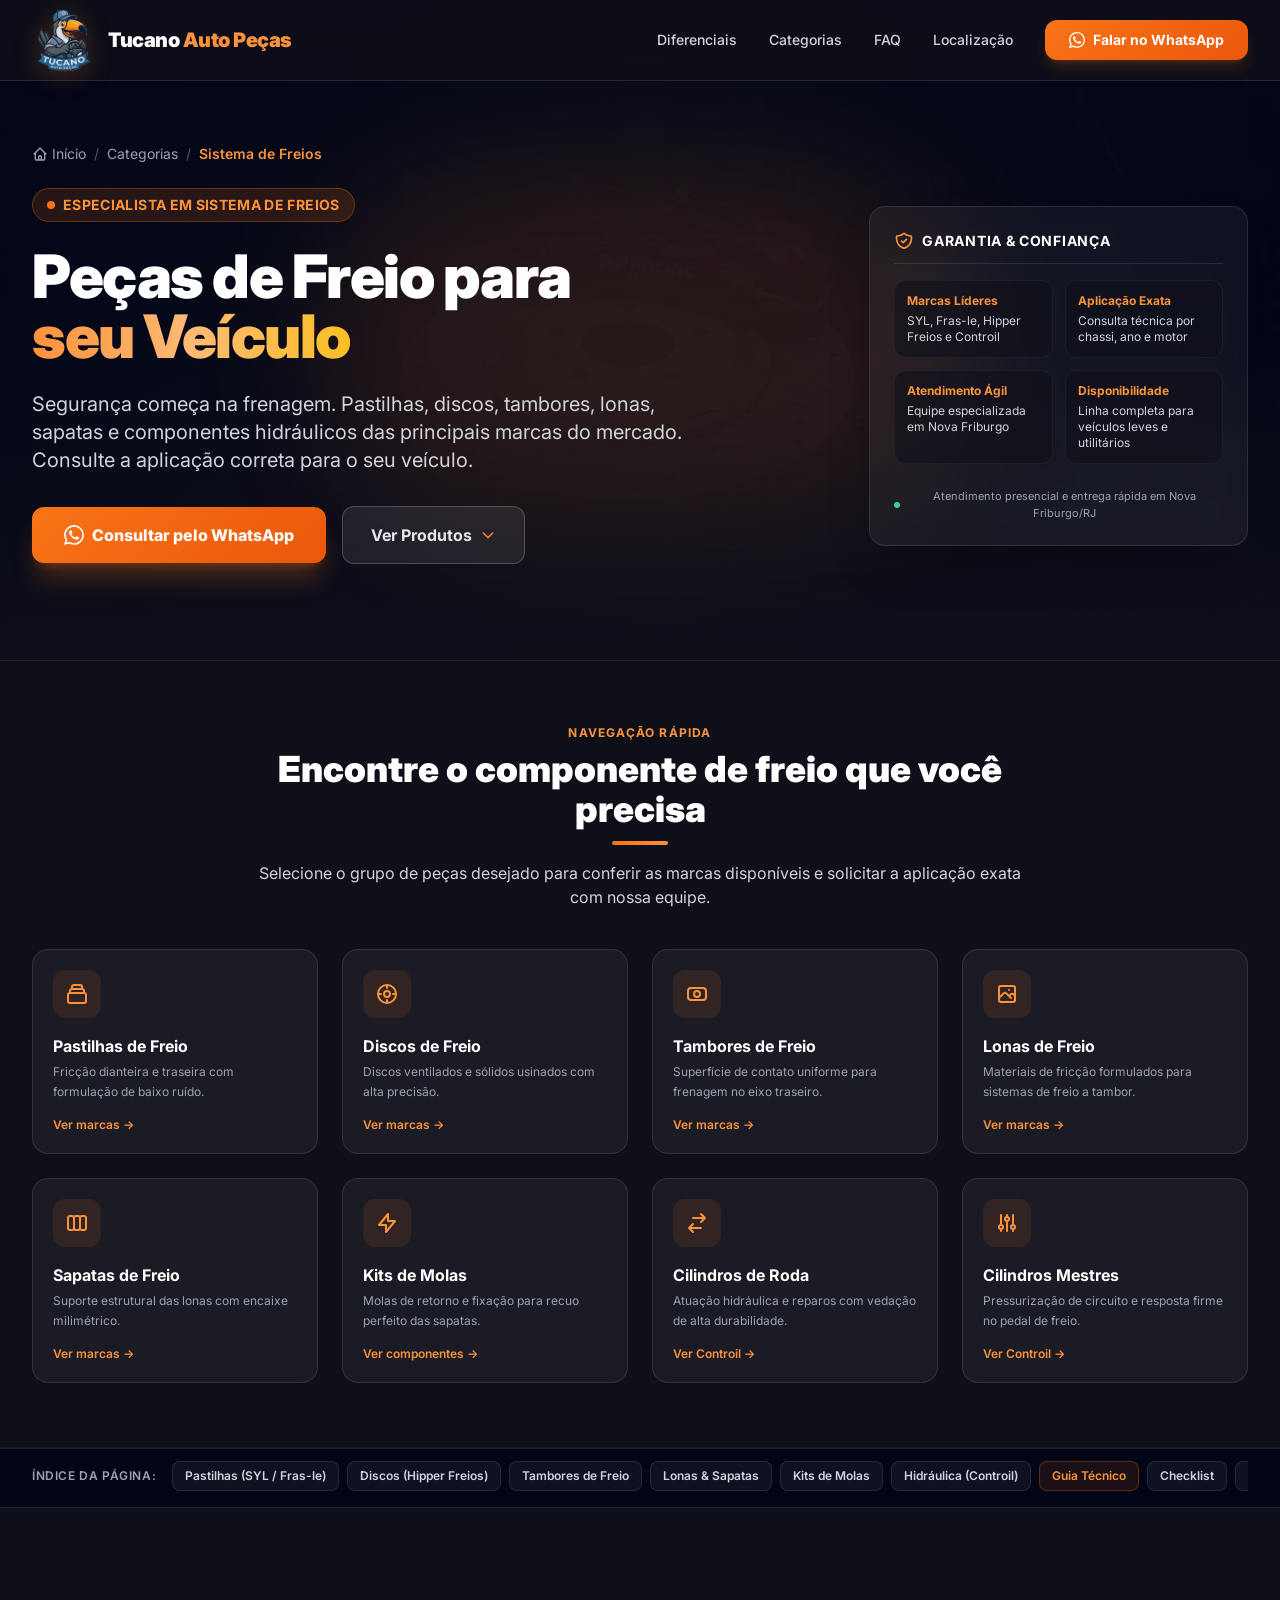
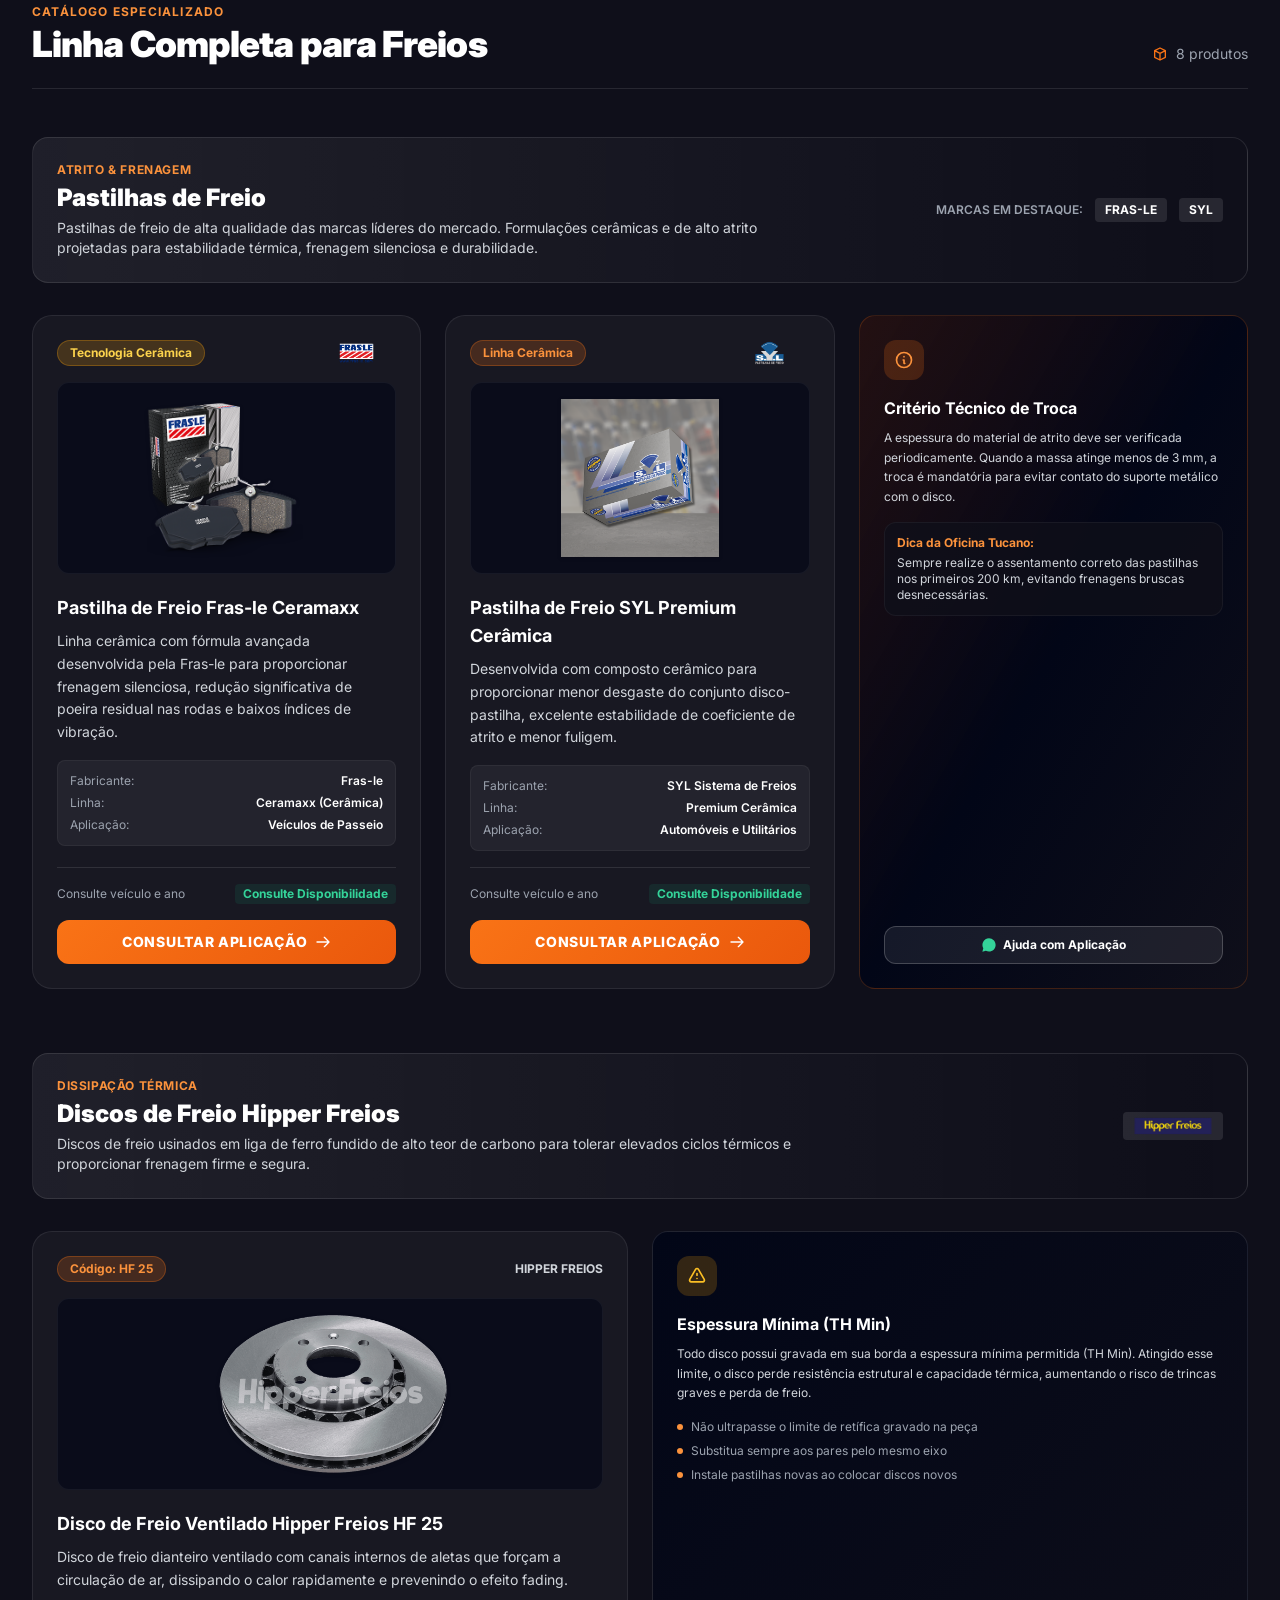
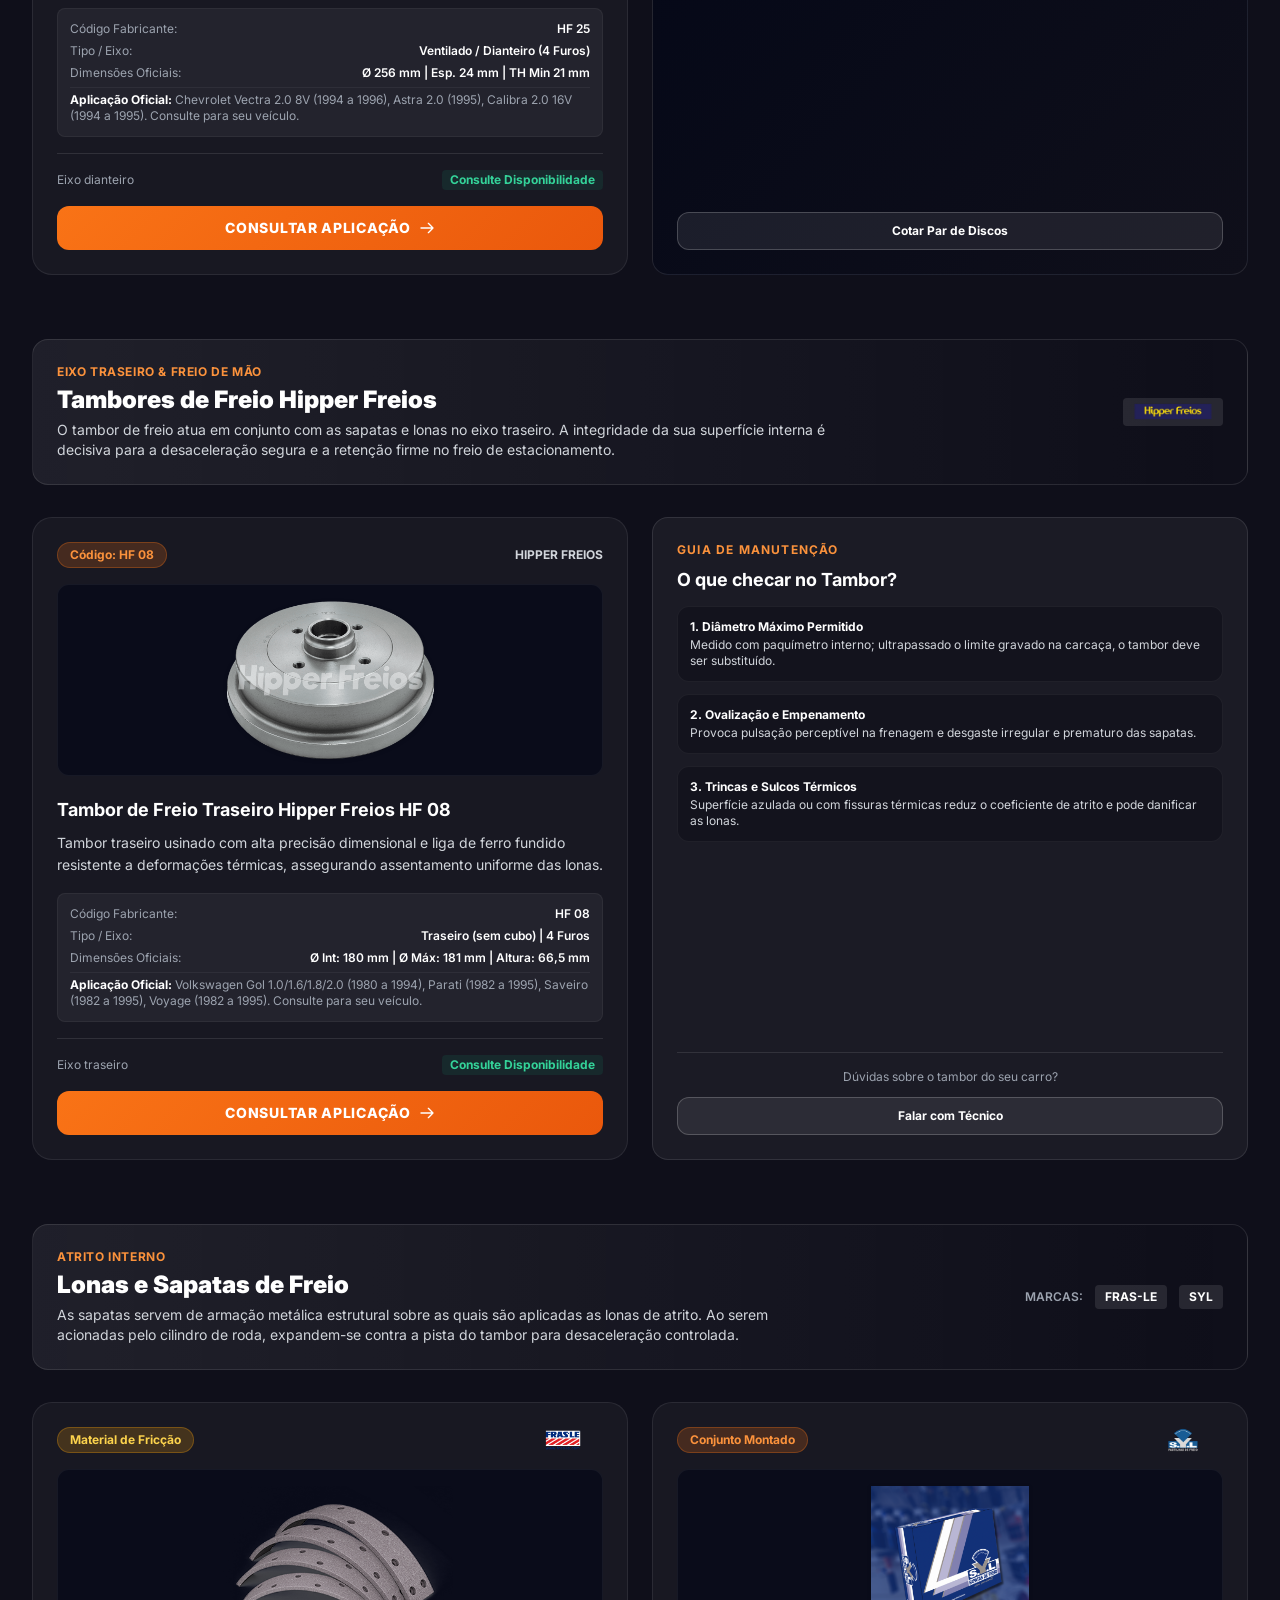
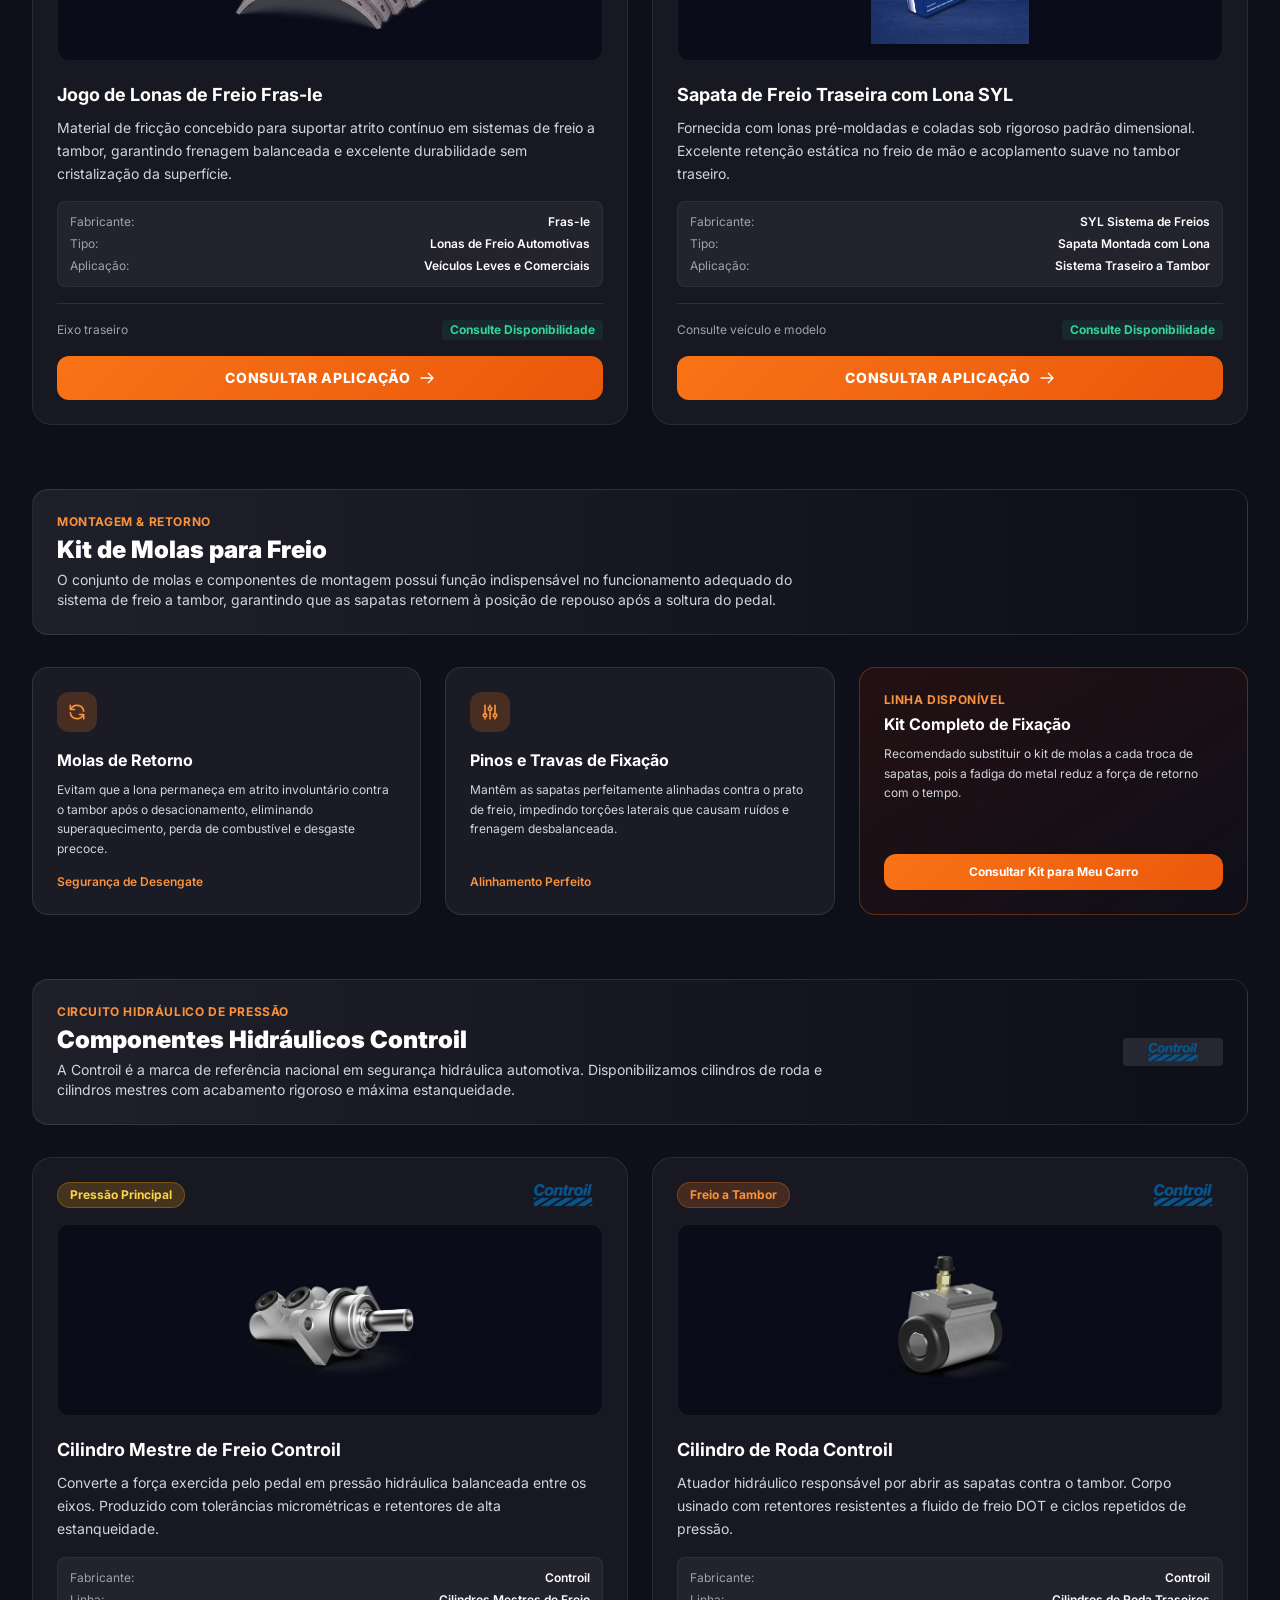
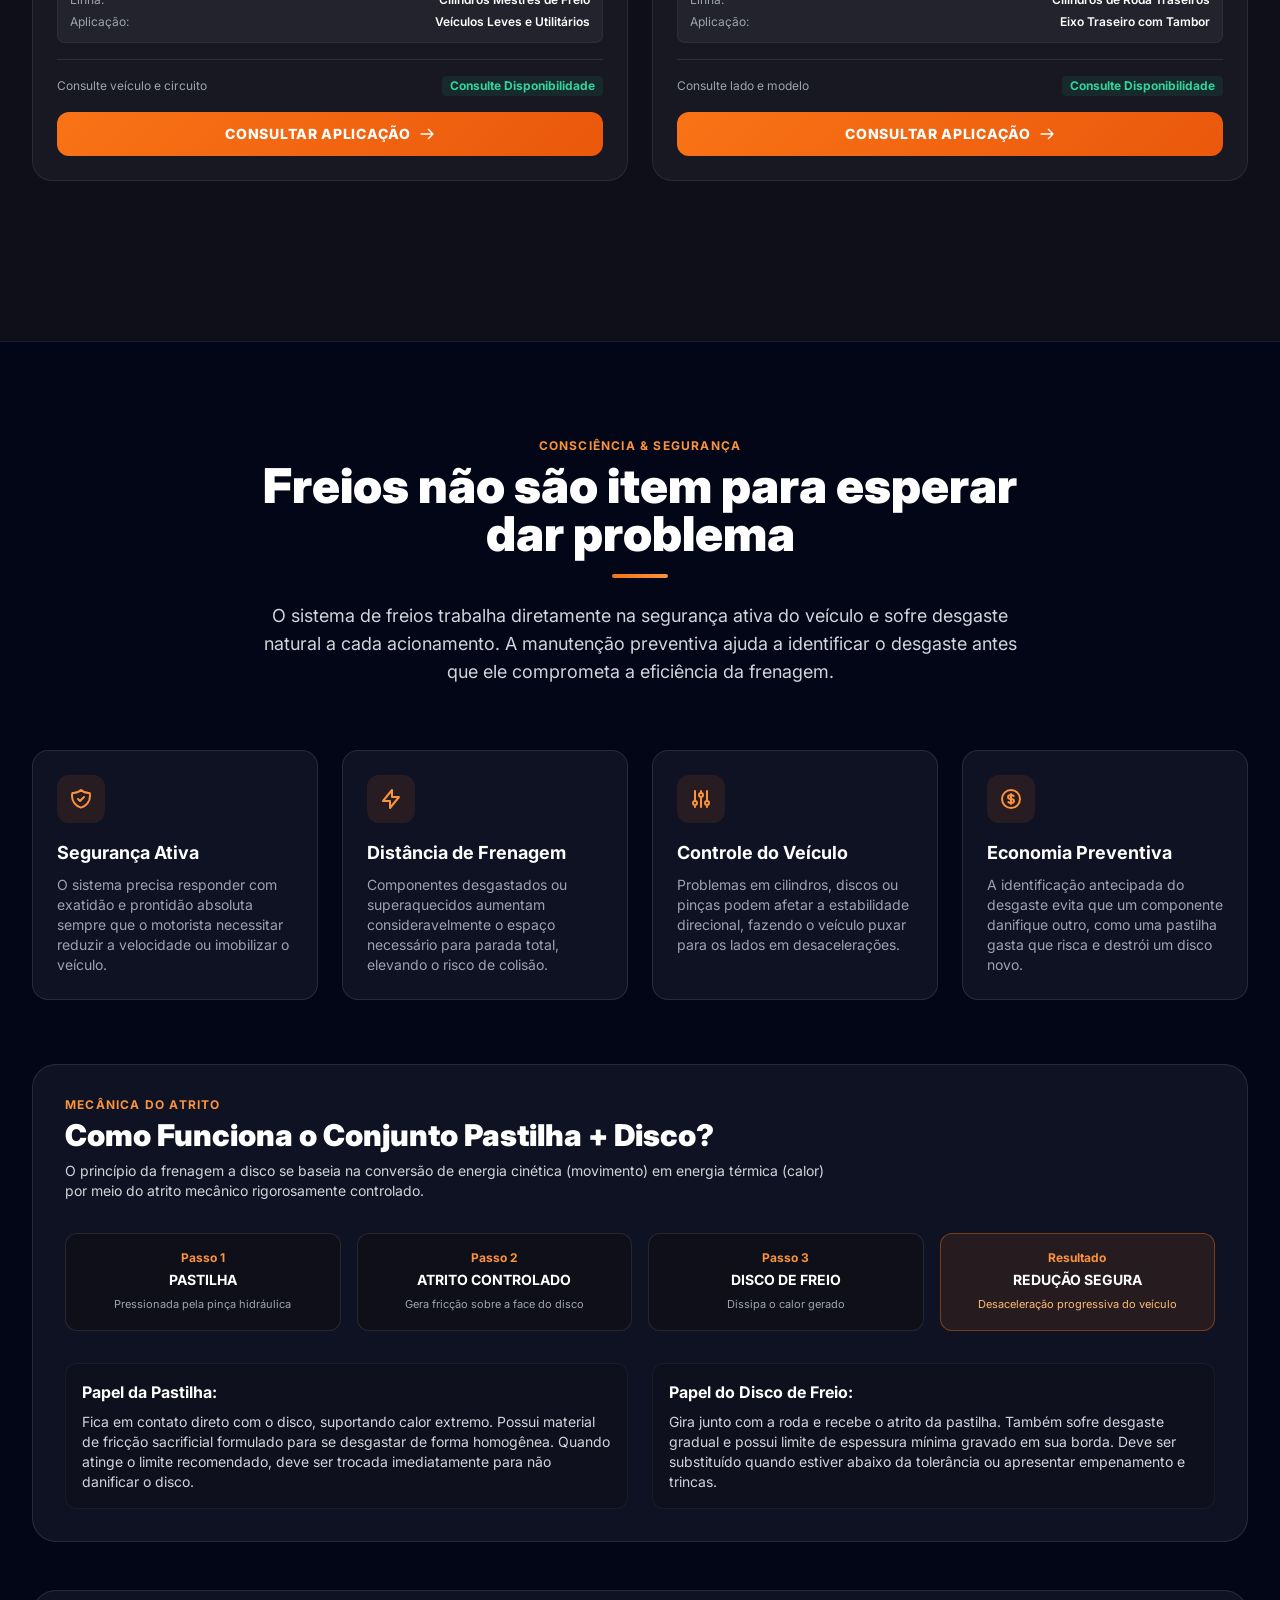
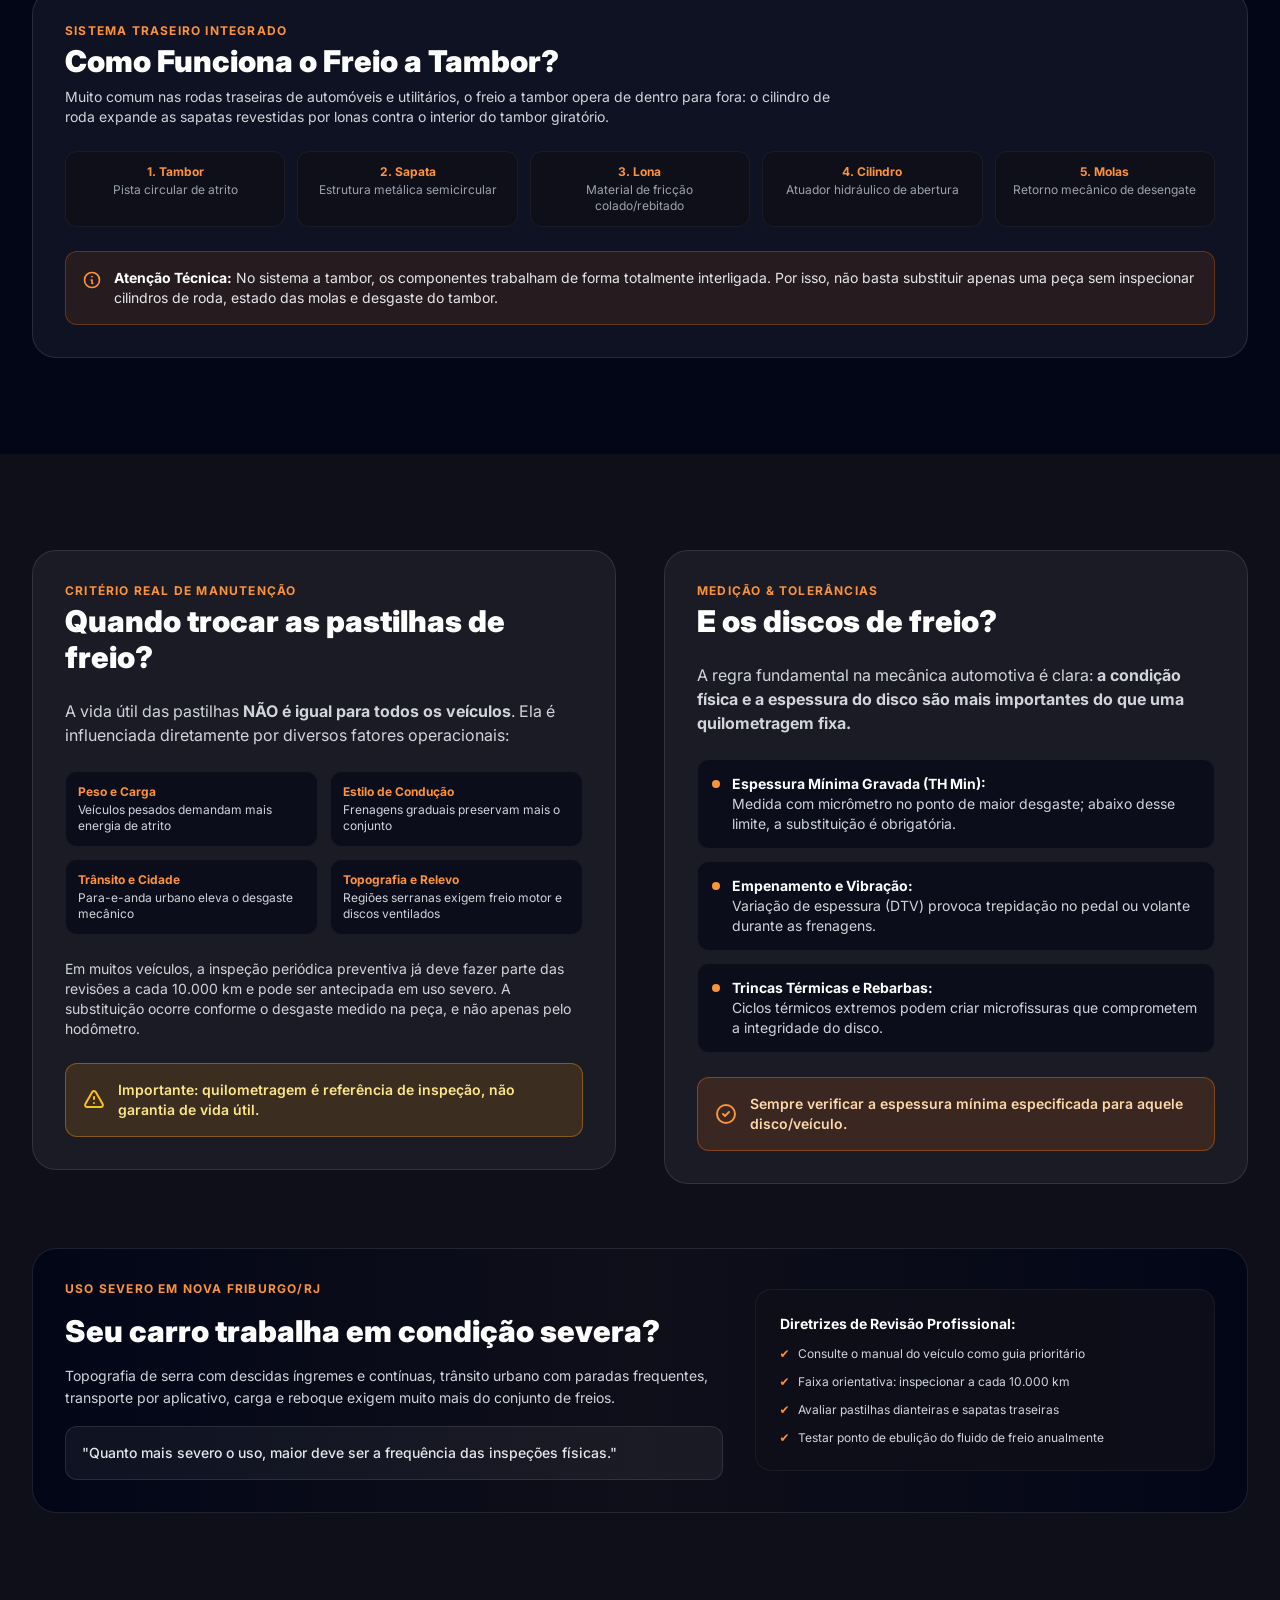
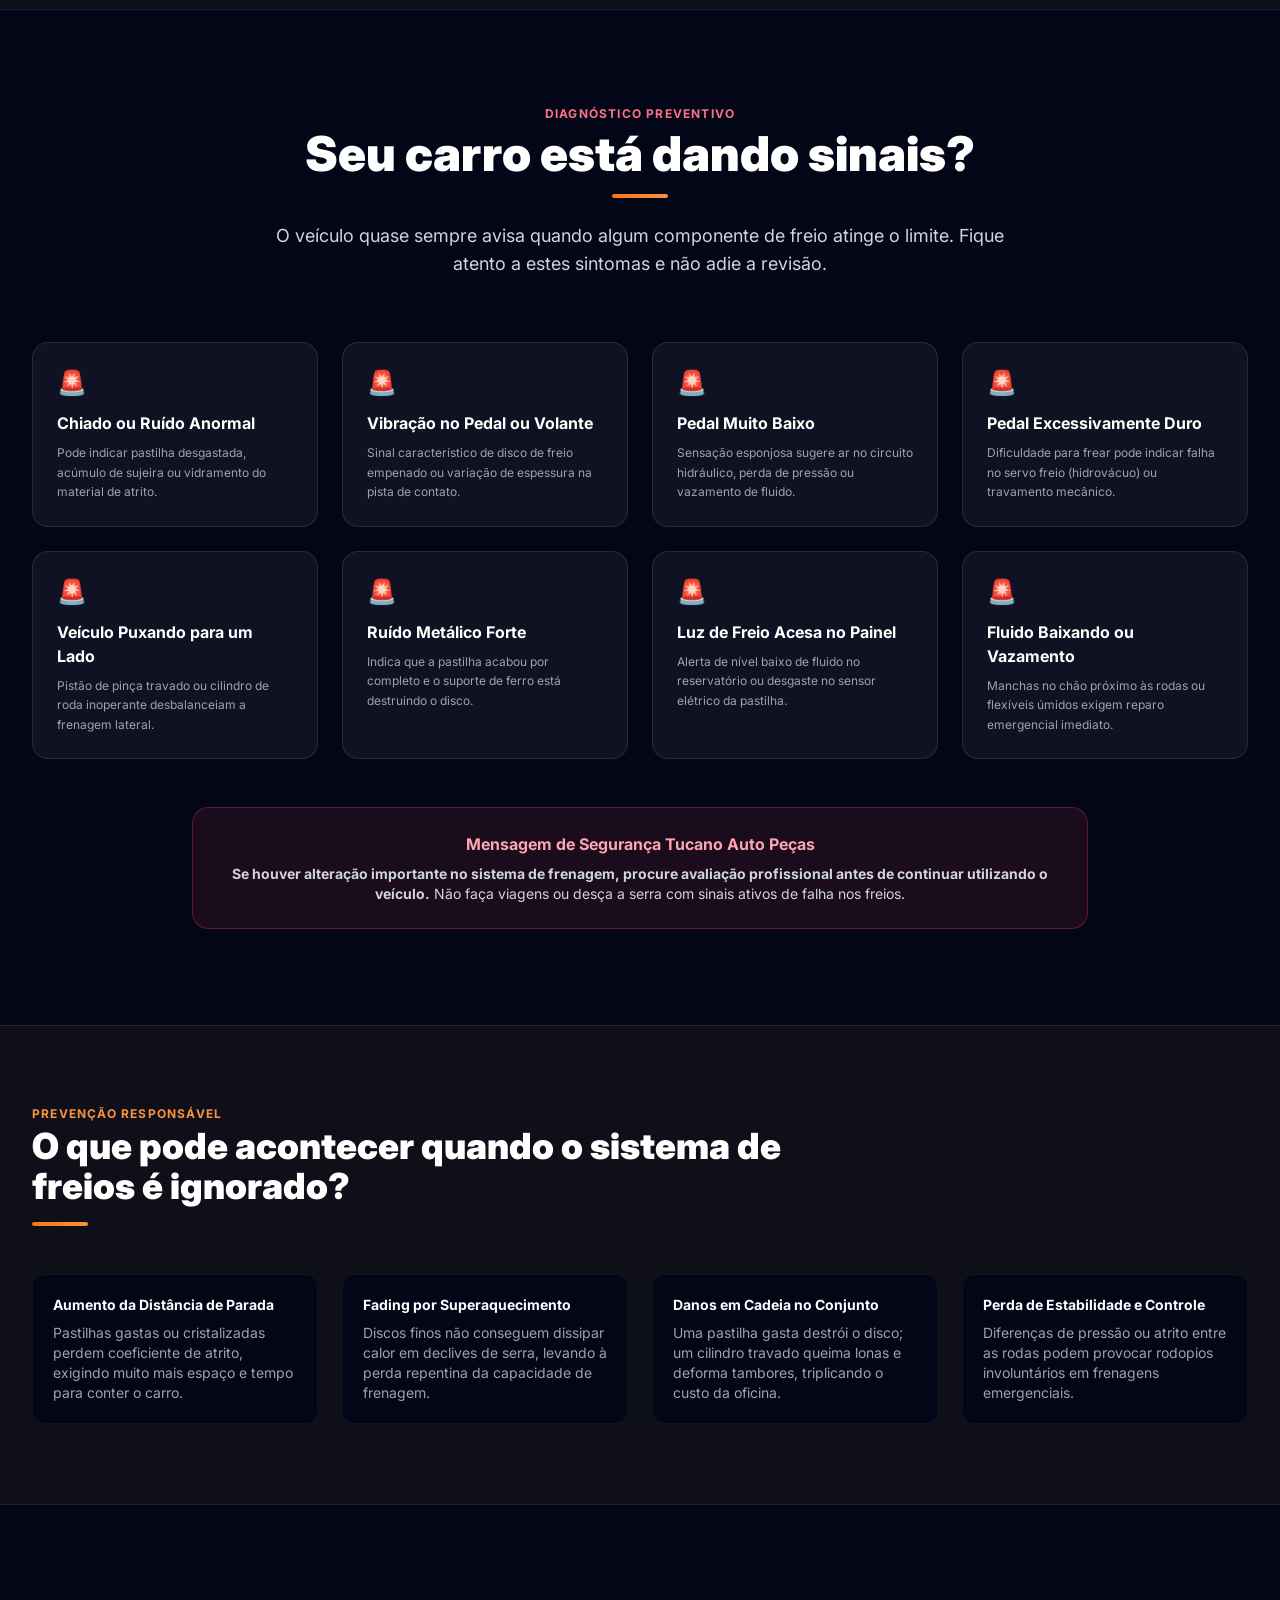
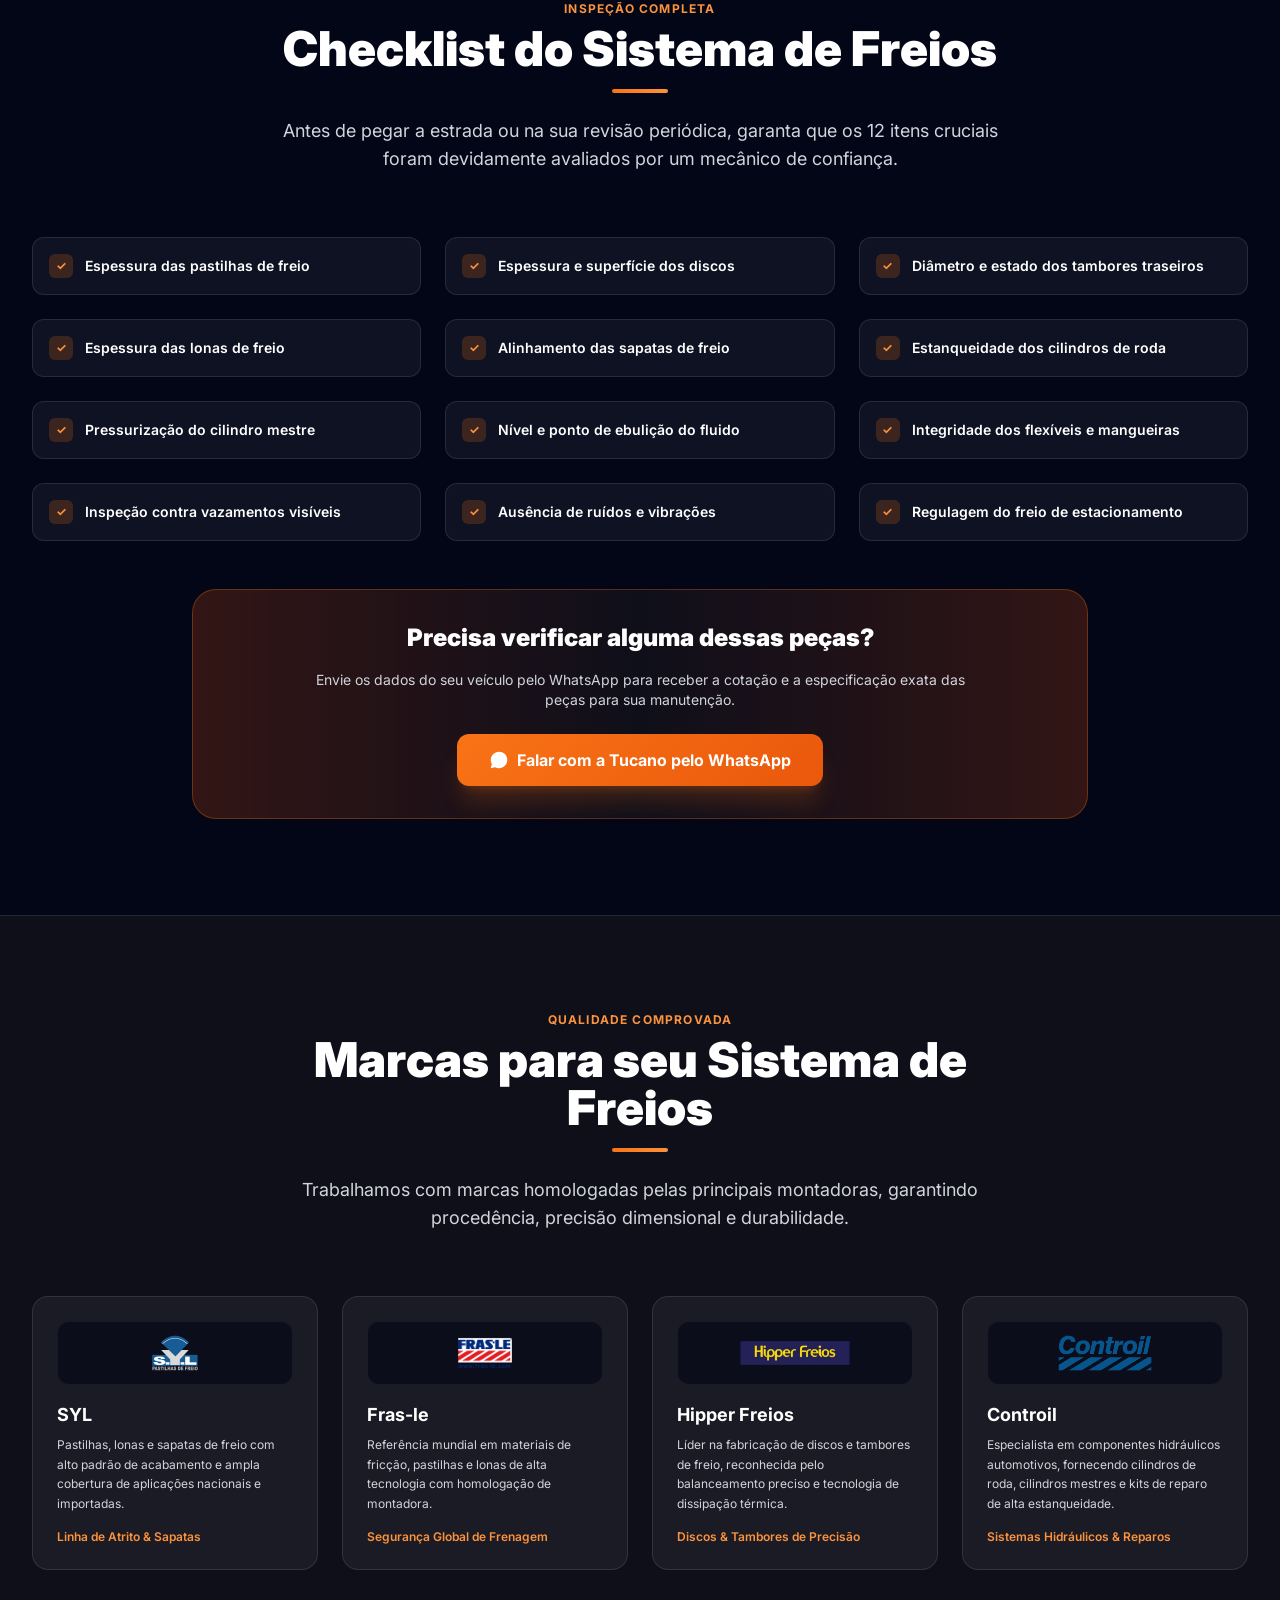
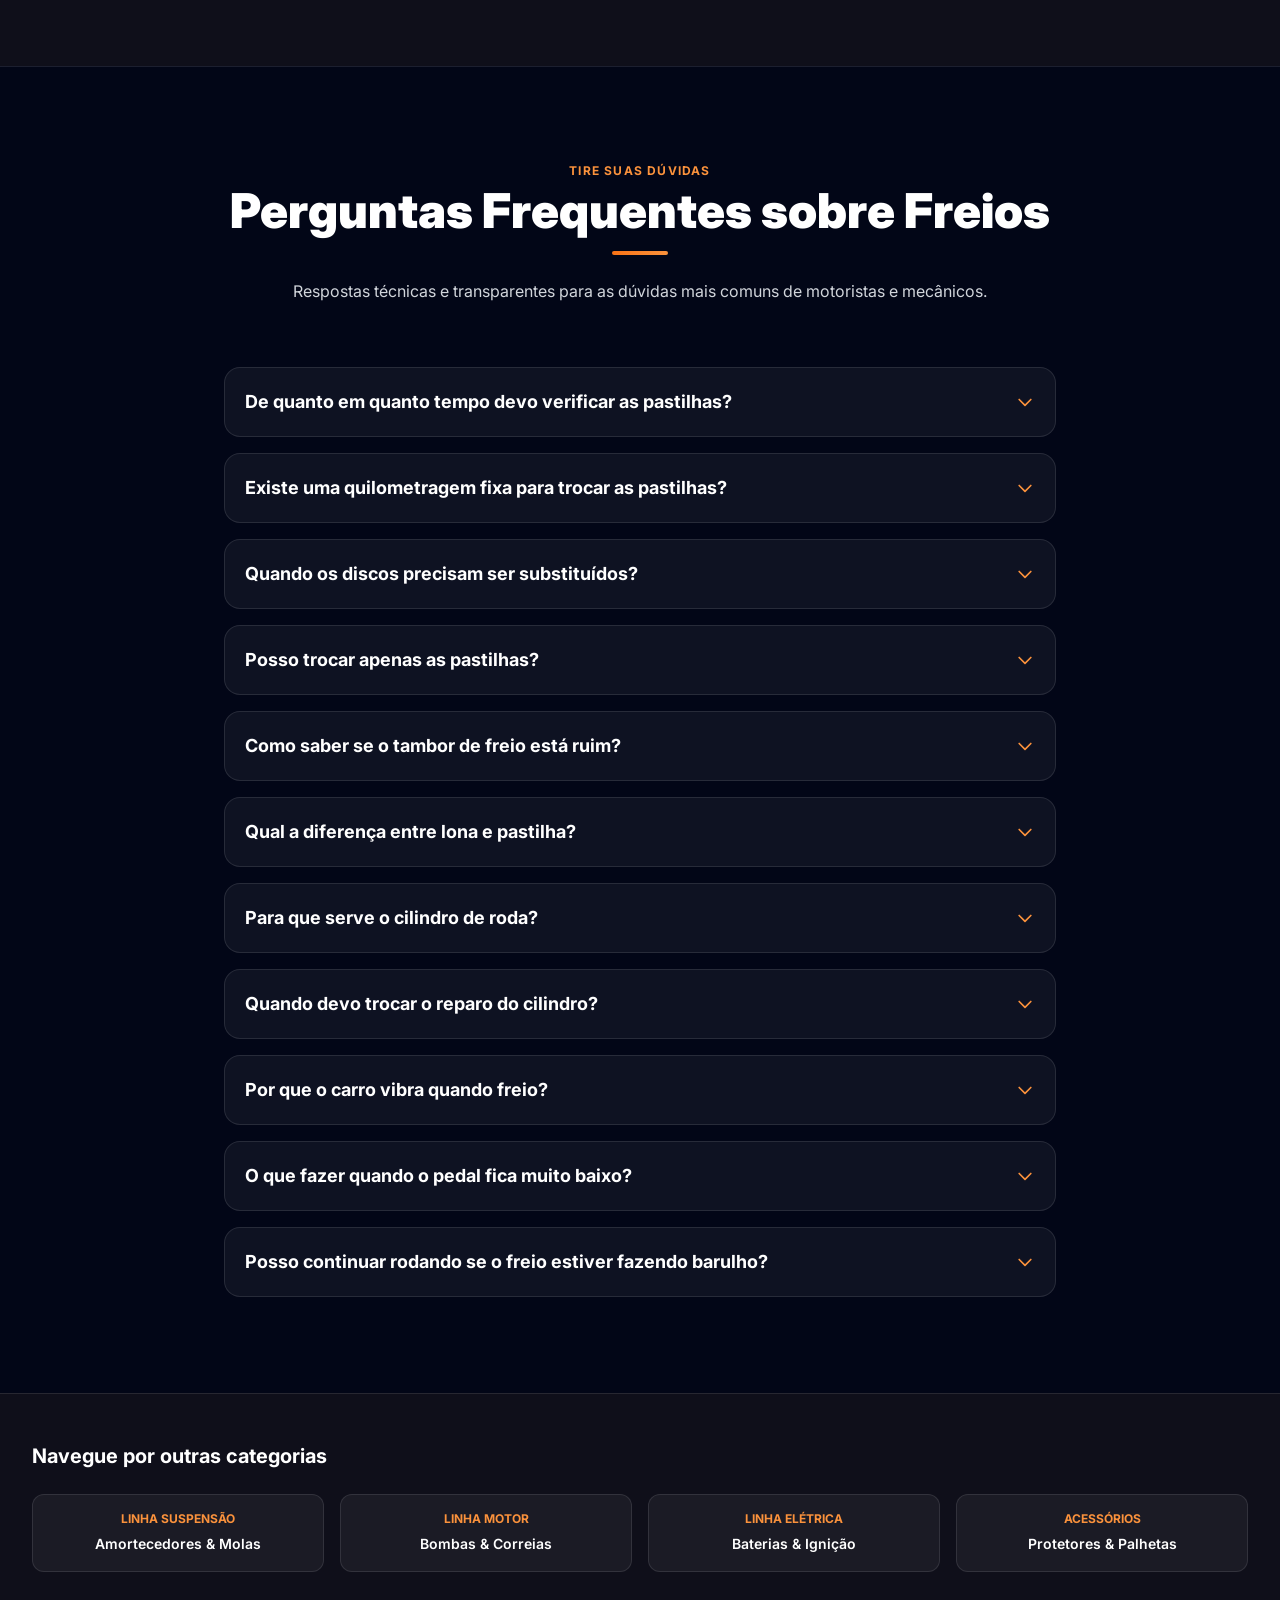
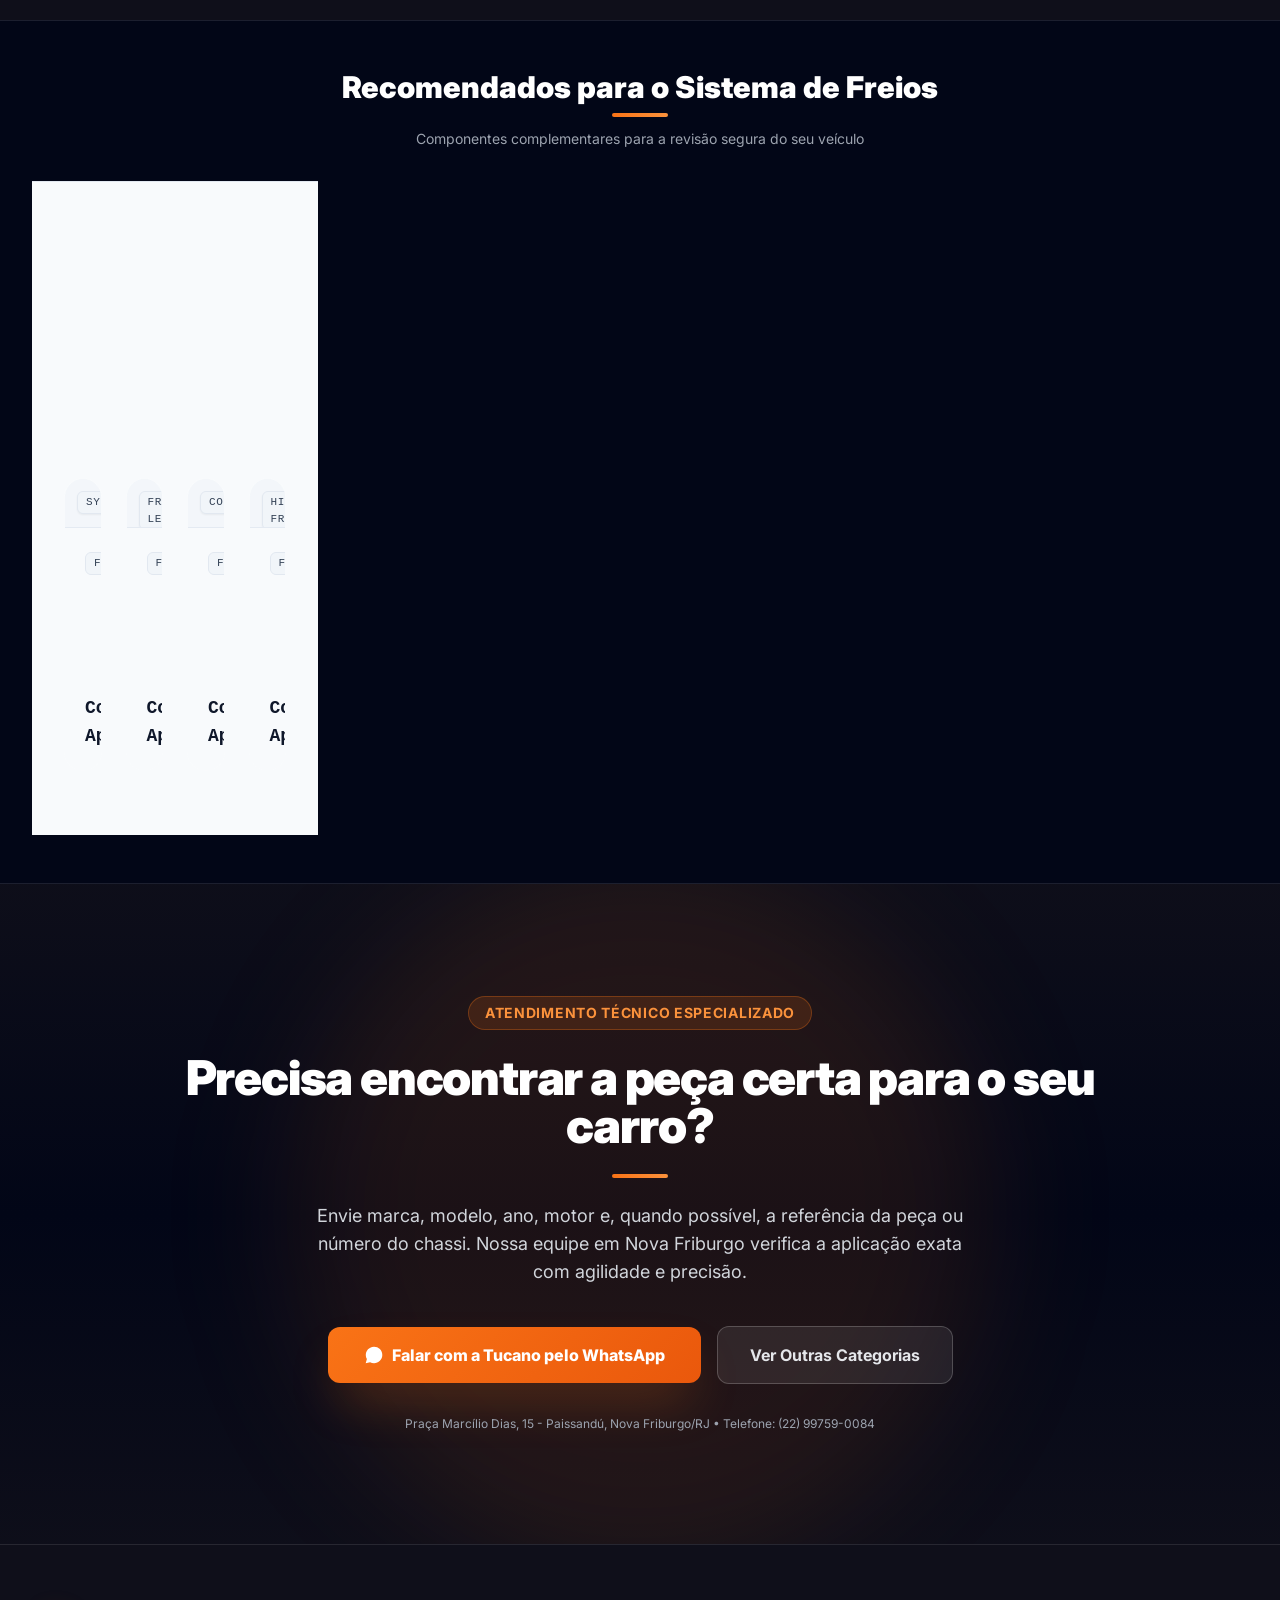
<file: freios.html>
<!DOCTYPE html>
<html lang="pt-BR" class="scroll-smooth">

<head>
    <meta charset="UTF-8">
    <!-- DevSecOps: Blindagem de Preview e Seguranca -->
    <meta name="robots" content="noindex, nofollow, noarchive">
    <meta http-equiv="X-Content-Type-Options" content="nosniff">
    <meta http-equiv="X-Frame-Options" content="DENY">
    <meta name="referrer" content="strict-origin-when-cross-origin">
    <meta name="viewport" content="width=device-width, initial-scale=1.0">
    <meta name="description"
        content="Peças para Sistema de Freios Automotivos em Nova Friburgo/RJ. Pastilhas, discos, tambores, lonas, sapatas e componentes hidráulicos Controil, SYL, Fras-le e Hipper Freios na Tucano Auto Peças.">
    <title>Peças para Sistema de Freios Automotivos | Tucano Auto Peças - Nova Friburgo/RJ</title>

    <!-- Canonical & Favicon -->
    <link rel="canonical" href="https://tucanoautopecas.com.br/freios.html">
    <!-- Favicon & Icons -->
    <link rel="icon" type="image/x-icon" href="favicon.ico">
    <link rel="icon" type="image/png" sizes="32x32" href="assets/icons/favicon-32x32.png">
    <link rel="icon" type="image/png" sizes="16x16" href="assets/icons/favicon-16x16.png">
    <link rel="apple-touch-icon" sizes="192x192" href="assets/icons/icon-192.png">
    <link rel="icon" type="image/svg+xml" href="assets/icons/app-icon.svg">

    <!-- Open Graph -->
    <meta property="og:title" content="Peças para Sistema de Freios Automotivos | Tucano Auto Peças">
    <meta property="og:description"
        content="Segurança começa na frenagem. Pastilhas, discos, tambores, lonas, sapatas e componentes hidráulicos das principais marcas do mercado com pronta entrega em Nova Friburgo/RJ.">
    <meta property="og:type" content="website">
    <meta property="og:url" content="https://tucanoautopecas.com.br/freios.html">
    <meta property="og:image" content="https://tucanoautopecas.com.br/assets/images/categories/freios.jpg">
    <meta property="og:locale" content="pt_BR">
    <meta property="og:site_name" content="Tucano Auto Peças">

    <!-- Twitter Cards -->
    <meta name="twitter:card" content="summary_large_image">
    <meta name="twitter:title" content="Peças para Sistema de Freios Automotivos | Tucano Auto Peças">
    <meta name="twitter:description"
        content="Encontre pastilhas, discos, tambores, lonas e cilindros de freio com suporte técnico e atendimento ágil pelo WhatsApp em Nova Friburgo.">
    <meta name="twitter:image" content="https://tucanoautopecas.com.br/assets/images/categories/freios.jpg">
    <meta name="twitter:site" content="@tucanoautopecas">

    <!-- Structured Data (Schema.org): BreadcrumbList, AutoPartsStore & FAQPage -->
    <script type="application/ld+json">
    {
        "@context": "https://schema.org",
        "@graph": [
            {
                "@type": "BreadcrumbList",
                "itemListElement": [
                    {
                        "@type": "ListItem",
                        "position": 1,
                        "name": "Início",
                        "item": "https://tucanoautopecas.com.br/"
                    },
                    {
                        "@type": "ListItem",
                        "position": 2,
                        "name": "Categorias",
                        "item": "https://tucanoautopecas.com.br/#categorias"
                    },
                    {
                        "@type": "ListItem",
                        "position": 3,
                        "name": "Peças para Sistema de Freios",
                        "item": "https://tucanoautopecas.com.br/freios.html"
                    }
                ]
            },
            {
                "@type": "AutoPartsStore",
                "name": "Tucano Auto Peças",
                "image": "https://tucanoautopecas.com.br/assets/images/categories/freios.jpg",
                "telephone": "+5522997590084",
                "url": "https://tucanoautopecas.com.br/freios.html",
                "address": {
                    "@type": "PostalAddress",
                    "streetAddress": "Praça Marcílio Dias, 15",
                    "addressLocality": "Nova Friburgo",
                    "addressRegion": "RJ",
                    "postalCode": "28615-035",
                    "addressCountry": "BR"
                },
                "areaServed": {
                    "@type": "AdministrativeArea",
                    "name": "Nova Friburgo e Região Serrana"
                }
            },
            {
                "@type": "FAQPage",
                "mainEntity": [
                    {
                        "@type": "Question",
                        "name": "De quanto em quanto tempo devo verificar as pastilhas?",
                        "acceptedAnswer": {
                            "@type": "Answer",
                            "text": "Recomenda-se realizar uma inspeção preventiva visual e de espessura a cada 10.000 km rodados ou semestralmente, junto com o alinhamento e balanceamento do veículo. Em condições de uso severo (trânsito urbano pesado ou relevo serrano), a verificação deve ser antecipada."
                        }
                    },
                    {
                        "@type": "Question",
                        "name": "Existe uma quilometragem fixa para trocar as pastilhas?",
                        "acceptedAnswer": {
                            "@type": "Answer",
                            "text": "Não existe uma quilometragem universal fixa. A durabilidade das pastilhas depende do peso do veículo, estilo de condução, tipo de relevo e trânsito. A substituição deve ser definida pela espessura remanescente da massa de atrito (geralmente abaixo de 3 mm) e não apenas pelo hodômetro."
                        }
                    },
                    {
                        "@type": "Question",
                        "name": "Quando os discos precisam ser substituídos?",
                        "acceptedAnswer": {
                            "@type": "Answer",
                            "text": "Os discos devem ser substituídos ao atingirem a espessura mínima de segurança (TH Min) gravada na borda pelo fabricante, ou antes disso se apresentarem empenamento (causando vibração no pedal), trincas térmicas, rebarbas acentuadas ou sulcos profundos."
                        }
                    },
                    {
                        "@type": "Question",
                        "name": "Posso trocar apenas as pastilhas?",
                        "acceptedAnswer": {
                            "@type": "Answer",
                            "text": "Sim, desde que os discos estejam dentro da espessura mínima de segurança e com a superfície de contato perfeitamente plana e sem ondulações. Se o disco estiver no limite ou irregular, a pastilha nova não assentará de maneira uniforme, reduzindo a eficiência e desgastando-se precocemente."
                        }
                    },
                    {
                        "@type": "Question",
                        "name": "Como saber se o tambor de freio está ruim?",
                        "acceptedAnswer": {
                            "@type": "Answer",
                            "text": "Sinais como freio de mão alto que não regula, perda de eficiência traseira, pedal com pulsação ou ruído raspante ao frear indicam necessidade de inspeção. O tambor deve ser medido com micrômetro interno e substituído caso exceda o diâmetro máximo permitido ou apresente espelhamento e trincas."
                        }
                    },
                    {
                        "@type": "Question",
                        "name": "Qual a diferença entre lona e pastilha?",
                        "acceptedAnswer": {
                            "@type": "Answer",
                            "text": "A pastilha trabalha por compressão contra a face externa de um disco metálico giratório (freio a disco, comum no eixo dianteiro). A lona de freio é o material de atrito fixado ou colado à sapata, que se expande contra a parte interna do tambor (freio a tambor, comum no eixo traseiro)."
                        }
                    },
                    {
                        "@type": "Question",
                        "name": "Para que serve o cilindro de roda?",
                        "acceptedAnswer": {
                            "@type": "Answer",
                            "text": "O cilindro de roda é o componente hidráulico localizado dentro do freio a tambor. Ao pisar no freio, a pressão do fluido empurra seus pistões internos para fora, pressionando as sapatas e lonas contra a parede interna do tambor para frear a roda."
                        }
                    },
                    {
                        "@type": "Question",
                        "name": "Quando devo trocar o reparo do cilindro?",
                        "acceptedAnswer": {
                            "@type": "Answer",
                            "text": "O reparo (coifas e gaxetas) deve ser inspecionado sempre que houver intervenção no freio a tambor. Caso haja vazamento de fluido, borracha ressecada ou corrosão superficial interna, o reparo ou a peça completa deve ser substituída imediatamente para evitar perda de pressão hidráulica."
                        }
                    },
                    {
                        "@type": "Question",
                        "name": "Por que o carro vibra quando freio?",
                        "acceptedAnswer": {
                            "@type": "Answer",
                            "text": "A vibração sentida no pedal de freio ou no volante durante a frenagem geralmente é causada por empenamento térmico nos discos de freio, variação de espessura (DTV) ou tambores traseiros ovalizados, além de possíveis folgas na suspensão."
                        }
                    },
                    {
                        "@type": "Question",
                        "name": "O que fazer quando o pedal fica muito baixo?",
                        "acceptedAnswer": {
                            "@type": "Answer",
                            "text": "Pedal baixo ou 'borrachudo' é sinal de risco imediato. Pode indicar presença de ar no circuito hidráulico, vazamento de fluido de freio em cilindros ou flexíveis, fluido contaminado/fervido ou falha interna no cilindro mestre. Pare o veículo com segurança e procure assistência especializada."
                        }
                    },
                    {
                        "@type": "Question",
                        "name": "Posso continuar rodando se o freio estiver fazendo barulho?",
                        "acceptedAnswer": {
                            "@type": "Answer",
                            "text": "Não é recomendado. Chiados leves podem ser acúmulo de pó ou falta de chanfro/antirruído, mas ruídos agudos ou metálicos fortes indicam pastilhas no limite extremo (ferro com ferro), danificando irremediavelmente os discos e elevando o risco de colisão."
                        }
                    }
                ]
            },
            {
                "@type": "Product",
                "@id": "https://tucanoautopecas.com.br/freios.html#prod-freios-1",
                "name": "Pastilha de Freio Fras-le Ceramaxx",
                "image": [
                    "https://tucanoautopecas.com.br/assets/images/products/freios/fras-le/fras-le-pastilha-ceramaxx.webp"
                ],
                "description": "Pastilha de freio com formulação cerâmica nobre e tecnologia Control+, Comfort+ e Clean+. Placa antirruído multicamada para absorção de vibrações e máxima estabilidade térmica.",
                "sku": "FRASLE-CERAMAXX",
                "brand": {
                    "@type": "Brand",
                    "name": "Fras-le"
                },
                "offers": {
                    "@type": "Offer",
                    "availability": "https://schema.org/InStock",
                    "url": "https://tucanoautopecas.com.br/freios.html#prod-freios-1"
                }
            },
            {
                "@type": "Product",
                "@id": "https://tucanoautopecas.com.br/freios.html#prod-freios-syl-ceramica",
                "name": "Pastilha de Freio SYL Linha Cerâmica Premium",
                "image": [
                    "https://tucanoautopecas.com.br/assets/images/products/freios/syl/syl-pastilha-ceramica.webp"
                ],
                "description": "Pastilha de freio cerâmica desenvolvida com materiais de fricção avançados para frenagem suave e silenciosa com baixa dispersão de fuligem.",
                "sku": "SYL-CERAMICA-PREMIUM",
                "brand": {
                    "@type": "Brand",
                    "name": "SYL"
                },
                "offers": {
                    "@type": "Offer",
                    "availability": "https://schema.org/InStock",
                    "url": "https://tucanoautopecas.com.br/freios.html#prod-freios-syl-ceramica"
                }
            },
            {
                "@type": "Product",
                "@id": "https://tucanoautopecas.com.br/freios.html#prod-freios-3",
                "name": "Disco de Freio Ventilado Hipper Freios HF 25",
                "image": [
                    "https://tucanoautopecas.com.br/assets/images/products/freios/hipper/hipper-disco-freio-hf25.webp"
                ],
                "description": "Disco de freio dianteiro ventilado com aletas internas de resfriamento para Chevrolet Vectra 2.0, Astra 1.8/2.0 e Calibra.",
                "sku": "HF 25",
                "mpn": "HF 25",
                "brand": {
                    "@type": "Brand",
                    "name": "Hipper Freios"
                },
                "offers": {
                    "@type": "Offer",
                    "availability": "https://schema.org/InStock",
                    "url": "https://tucanoautopecas.com.br/freios.html#prod-freios-3"
                }
            },
            {
                "@type": "Product",
                "@id": "https://tucanoautopecas.com.br/freios.html#prod-freios-hipper-hf08",
                "name": "Tambor de Freio Traseiro Hipper Freios HF 08",
                "image": [
                    "https://tucanoautopecas.com.br/assets/images/products/freios/hipper/hipper-tambor-freio-hf08.webp"
                ],
                "description": "Tambor de freio traseiro com cubo integrado e 4 furos para Volkswagen Gol, Voyage, Saveiro e Parati.",
                "sku": "HF 08",
                "mpn": "HF 08",
                "brand": {
                    "@type": "Brand",
                    "name": "Hipper Freios"
                },
                "offers": {
                    "@type": "Offer",
                    "availability": "https://schema.org/InStock",
                    "url": "https://tucanoautopecas.com.br/freios.html#prod-freios-hipper-hf08"
                }
            },
            {
                "@type": "Product",
                "@id": "https://tucanoautopecas.com.br/freios.html#prod-freios-frasle-lona",
                "name": "Lona de Freio Fras-le para Freio a Tambor",
                "image": [
                    "https://tucanoautopecas.com.br/assets/images/products/freios/fras-le/fras-le-lona-freio.webp"
                ],
                "description": "Lona de freio moldada de alta durabilidade e estabilidade de atrito para sistemas de freio a tambor traseiro.",
                "sku": "FRASLE-LONA-FREIO",
                "brand": {
                    "@type": "Brand",
                    "name": "Fras-le"
                },
                "offers": {
                    "@type": "Offer",
                    "availability": "https://schema.org/InStock",
                    "url": "https://tucanoautopecas.com.br/freios.html#prod-freios-frasle-lona"
                }
            },
            {
                "@type": "Product",
                "@id": "https://tucanoautopecas.com.br/freios.html#prod-freios-2",
                "name": "Sapata de Freio SYL com Lona Montada",
                "image": [
                    "https://tucanoautopecas.com.br/assets/images/products/freios/syl/syl-sapata-freio.webp"
                ],
                "description": "Conjunto de sapatas metálicas com lonas pré-moldadas e coladas sob rigoroso padrão dimensional para eixo traseiro.",
                "sku": "SYL-SAPATA-FREIO",
                "brand": {
                    "@type": "Brand",
                    "name": "SYL"
                },
                "offers": {
                    "@type": "Offer",
                    "availability": "https://schema.org/InStock",
                    "url": "https://tucanoautopecas.com.br/freios.html#prod-freios-2"
                }
            },
            {
                "@type": "Product",
                "@id": "https://tucanoautopecas.com.br/freios.html#prod-freios-4",
                "name": "Cilindro Mestre Duplo de Freio Controil",
                "image": [
                    "https://tucanoautopecas.com.br/assets/images/products/freios/controil/controil-cilindro-mestre.webp"
                ],
                "description": "Cilindro mestre hidráulico de alta precisão para conversão da força do pedal em pressão hidráulica, compatível com ABS.",
                "sku": "CONTROIL-CILINDRO-MESTRE",
                "brand": {
                    "@type": "Brand",
                    "name": "Controil"
                },
                "offers": {
                    "@type": "Offer",
                    "availability": "https://schema.org/InStock",
                    "url": "https://tucanoautopecas.com.br/freios.html#prod-freios-4"
                }
            },
            {
                "@type": "Product",
                "@id": "https://tucanoautopecas.com.br/freios.html#cilindros-roda",
                "name": "Cilindro de Roda Controil",
                "image": [
                    "https://tucanoautopecas.com.br/assets/images/products/freios/controil/controil-cilindro-roda.webp"
                ],
                "description": "Atuador hidráulico para empuxo das sapatas contra o tambor de freio traseiro, usinado com vedações OEM.",
                "sku": "CONTROIL-CILINDRO-RODA",
                "brand": {
                    "@type": "Brand",
                    "name": "Controil"
                },
                "offers": {
                    "@type": "Offer",
                    "availability": "https://schema.org/InStock",
                    "url": "https://tucanoautopecas.com.br/freios.html#cilindros-roda"
                }
            }
        ]
    }
    </script>

    <!-- Google Fonts: Inter -->
    <link rel="preconnect" href="https://fonts.googleapis.com">
    <link rel="preconnect" href="https://fonts.gstatic.com" crossorigin>
    <link href="https://fonts.googleapis.com/css2?family=Inter:wght@300;400;500;600;700;800;900&display=swap"
        rel="stylesheet">
    <!-- Tailwind CSS (Compilado Localmente) -->
    <link rel="stylesheet" href="assets/css/tailwind.css">

    <!-- Custom Styles -->
    <style>
        @media (prefers-reduced-motion: reduce) {
            *, *::before, *::after {
                animation-duration: 0.01ms !important;
                animation-iteration-count: 1 !important;
                transition-duration: 0.01ms !important;
                scroll-behavior: auto !important;
            }
        }
        .reveal {
            opacity: 0;
            transform: translateY(20px);
            transition: opacity 0.6s cubic-bezier(0.16, 1, 0.3, 1), transform 0.6s cubic-bezier(0.16, 1, 0.3, 1);
        }

        .reveal.active {
            opacity: 1;
            transform: translateY(0);
        }

        .reveal-scale {
            opacity: 0;
            transform: scale(0.96);
            transition: opacity 0.5s ease-out, transform 0.5s ease-out;
        }

        .reveal-scale.active {
            opacity: 1;
            transform: scale(1);
        }

        .section-divider {
            width: 56px;
            height: 4px;
            background: linear-gradient(90deg, #f97316, #fb923c);
            border-radius: 2px;
        }

        .card-hover {
            transition: all 0.3s cubic-bezier(0.16, 1, 0.3, 1);
        }

        .card-hover:hover {
            transform: translateY(-4px);
            box-shadow: 0 20px 35px -10px rgba(249, 115, 22, 0.2);
            border-color: rgba(249, 115, 22, 0.4);
        }

        .navbar-scrolled {
            background: rgba(15, 23, 42, 0.95);
            backdrop-filter: blur(20px);
            border-bottom: 1px solid rgba(255, 255, 255, 0.1);
        }

        .btn-primary {
            background: linear-gradient(135deg, #f97316, #ea580c);
            transition: all 0.3s ease;
        }

        .btn-primary:hover {
            background: linear-gradient(135deg, #ea580c, #c2410c);
            transform: translateY(-2px);
            box-shadow: 0 10px 25px -5px rgba(249, 115, 22, 0.4);
        }

        .btn-secondary {
            background: rgba(255, 255, 255, 0.08);
            border: 1px solid rgba(255, 255, 255, 0.2);
            transition: all 0.3s ease;
        }

        .btn-secondary:hover {
            background: rgba(255, 255, 255, 0.14);
            border-color: rgba(249, 115, 22, 0.5);
            color: #ffffff;
        }

        /* Product Card Layout */
        .product-card {
            display: flex;
            flex-direction: column;
            justify-content: space-between;
            height: 100%;
            background: rgba(255, 255, 255, 0.04);
            border: 1px solid rgba(255, 255, 255, 0.08);
            border-radius: 1.25rem;
            overflow: hidden;
            transition: all 0.3s cubic-bezier(0.16, 1, 0.3, 1);
        }

        .product-card:hover {
            transform: translateY(-4px);
            border-color: rgba(249, 115, 22, 0.4);
            box-shadow: 0 20px 40px -15px rgba(249, 115, 22, 0.25);
            background: rgba(255, 255, 255, 0.06);
        }

        .line-clamp-2 {
            display: -webkit-box;
            -webkit-line-clamp: 2;
            -webkit-box-orient: vertical;
            overflow: hidden;
        }

        .line-clamp-3 {
            display: -webkit-box;
            -webkit-line-clamp: 3;
            -webkit-box-orient: vertical;
            overflow: hidden;
        }

        /* Custom scrollbar for horizontal categories */
        .no-scrollbar::-webkit-scrollbar {
            display: none;
        }
        .no-scrollbar {
            -ms-overflow-style: none;
            scrollbar-width: none;
        }

        details > summary::-webkit-details-marker {
            display: none;
        }
    </style>
</head>

<body class="font-sans antialiased bg-dark-900 text-white min-h-screen flex flex-col overflow-x-hidden">

    <!-- ==================== NAVBAR ==================== -->
    <nav id="navbar"
        class="fixed top-0 left-0 right-0 z-50 bg-dark-900/80 backdrop-blur-xl border-b border-white/10 transition-all duration-300">
        <div class="max-w-7xl mx-auto px-4 sm:px-6 lg:px-8">
            <div class="flex items-center justify-between h-16 lg:h-20">
                <!-- Logo -->
                <a href="index.html" class="flex items-center gap-3 group" aria-label="Tucano Auto Peças - Início">
                    <img src="assets/icons/app-icon.svg" alt="Tucano Auto Peças"
                        class="w-12 h-12 lg:w-16 lg:h-16 object-contain transition-transform duration-300 group-hover:scale-105 drop-shadow-[0_4px_12px_rgba(249,115,22,0.25)]"
                        width="64" height="64">
                    <span class="text-xl font-black text-white hidden sm:block tracking-tight">Tucano <span
                            class="text-primary-400">Auto Peças</span></span>
                </a>

                <!-- Desktop Navigation -->
                <div class="hidden lg:flex items-center gap-8">
                    <a href="index.html#diferenciais"
                        class="text-gray-300 hover:text-primary-400 transition-colors text-sm font-medium">Diferenciais</a>
                    <a href="index.html#categorias"
                        class="text-gray-300 hover:text-primary-400 transition-colors text-sm font-medium">Categorias</a>
                    <a href="index.html#faq"
                        class="text-gray-300 hover:text-primary-400 transition-colors text-sm font-medium">FAQ</a>
                    <a href="index.html#localizacao"
                        class="text-gray-300 hover:text-primary-400 transition-colors text-sm font-medium">Localização</a>
                    <a href="https://wa.me/5522997590084?text=Olá!%20Gostaria%20de%20consultar%20peças%20de%20freio%20para%20meu%20veículo."
                        target="_blank" rel="noopener noreferrer"
                        class="btn-primary px-6 py-2.5 rounded-xl text-sm font-bold whitespace-nowrap shadow-lg shadow-primary-500/20 flex items-center gap-2"
                        aria-label="Orçamento via WhatsApp">
                        <svg class="w-4 h-4 fill-current" viewBox="0 0 24 24">
                            <path
                                d="M17.472 14.382c-.297-.149-1.758-.867-2.03-.967-.273-.099-.471-.148-.67.15-.197.297-.767.966-.94 1.164-.173.199-.347.223-.644.075-.297-.15-1.255-.463-2.39-1.475-.883-.788-1.48-1.761-1.653-2.059-.173-.297-.018-.458.13-.606.134-.133.298-.347.446-.52.149-.174.198-.298.298-.497.099-.198.05-.371-.025-.52-.075-.149-.669-1.612-.916-2.207-.242-.579-.487-.5-.669-.51-.173-.008-.371-.01-.57-.01-.198 0-.52.074-.792.372-.272.297-1.04 1.016-1.04 2.479 0 1.462 1.065 2.875 1.213 3.074.149.198 2.096 3.2 5.077 4.487.709.306 1.262.489 1.694.625.712.227 1.36.195 1.871.118.571-.085 1.758-.719 2.006-1.413.248-.694.248-1.289.173-1.413-.074-.124-.272-.198-.57-.347m-5.421 7.403h-.004a9.87 9.87 0 01-5.031-1.378l-.361-.214-3.741.982.998-3.648-.235-.374a9.86 9.86 0 01-1.51-5.26c.001-5.45 4.436-9.884 9.888-9.884 2.64 0 5.122 1.03 6.988 2.898a9.825 9.825 0 012.893 6.994c-.003 5.45-4.437 9.884-9.885 9.884m8.413-18.297A11.815 11.815 0 0012.05 0C5.495 0 .16 5.335.157 11.892c0 2.096.547 4.142 1.588 5.945L.057 24l6.305-1.654a11.882 11.882 0 005.683 1.448h.005c6.554 0 11.89-5.335 11.893-11.893a11.821 11.821 0 00-3.48-8.413z" />
                        </svg>
                        <span>Falar no WhatsApp</span>
                    </a>
                </div>

                <!-- Mobile Menu Button -->
                <button id="mobile-menu-btn" class="lg:hidden p-2 text-gray-300 hover:text-white transition-colors"
                    aria-label="Abrir menu" aria-expanded="false">
                    <svg class="w-6 h-6" fill="none" stroke="currentColor" viewBox="0 0 24 24">
                        <path stroke-linecap="round" stroke-linejoin="round" stroke-width="2"
                            d="M4 6h16M4 12h16M4 18h16" />
                    </svg>
                </button>
            </div>
        </div>

        <!-- Mobile Menu -->
        <div id="mobile-menu"
            class="lg:hidden hidden bg-dark-900/95 backdrop-blur-xl border-t border-white/10 overflow-hidden">
            <div class="py-4 px-4 space-y-2">
                <a href="index.html#diferenciais"
                    class="block py-3 px-4 text-gray-300 hover:text-primary-400 hover:bg-white/5 rounded-xl transition-colors">Diferenciais</a>
                <a href="index.html#categorias"
                    class="block py-3 px-4 text-gray-300 hover:text-primary-400 hover:bg-white/5 rounded-xl transition-colors">Categorias</a>
                <a href="index.html#faq"
                    class="block py-3 px-4 text-gray-300 hover:text-primary-400 hover:bg-white/5 rounded-xl transition-colors">FAQ</a>
                <a href="index.html#localizacao"
                    class="block py-3 px-4 text-gray-300 hover:text-primary-400 hover:bg-white/5 rounded-xl transition-colors">Localização</a>
                <a href="https://wa.me/5522997590084?text=Olá!%20Gostaria%20de%20consultar%20peças%20de%20freio%20para%20meu%20veículo."
                    target="_blank" rel="noopener noreferrer"
                    class="block py-3 px-4 bg-primary-500 hover:bg-primary-600 text-white font-bold rounded-xl text-center transition-colors mt-2">
                    Consultar pelo WhatsApp
                </a>
            </div>
        </div>
    </nav>

    <!-- ==================== HERO PRINCIPAL ==================== -->
    <header class="relative pt-28 pb-16 lg:pt-36 lg:pb-24 overflow-hidden border-b border-white/10 bg-dark-950">
        <!-- Background Image with Gradient Mask -->
        <div class="absolute inset-0 z-0">
            <img src="assets/images/categories/freios.jpg" alt="Sistema de Freios Automotivos - Tucano Auto Peças"
                class="w-full h-full object-cover object-center opacity-25 filter brightness-75 scale-105"
                loading="eager" width="1920" height="1080">
            <div class="absolute inset-0 bg-gradient-to-r from-dark-950 via-dark-900/90 to-dark-950/80"></div>
            <div class="absolute inset-0 bg-gradient-to-t from-dark-900 via-transparent to-dark-950/60"></div>
        </div>

        <!-- Ambient Glow -->
        <div class="absolute top-1/4 left-1/2 -translate-x-1/2 w-[650px] h-[350px] bg-primary-500/10 rounded-full blur-3xl pointer-events-none"></div>

        <div class="relative z-10 max-w-7xl mx-auto px-4 sm:px-6 lg:px-8">
            <!-- Breadcrumb Semântico -->
            <nav class="flex items-center gap-2 text-xs sm:text-sm mb-6 text-gray-400 reveal" aria-label="Breadcrumb">
                <a href="index.html" class="hover:text-primary-400 transition-colors flex items-center gap-1">
                    <svg class="w-4 h-4" fill="none" stroke="currentColor" viewBox="0 0 24 24">
                        <path stroke-linecap="round" stroke-linejoin="round" stroke-width="2" d="M3 12l2-2m0 0l7-7 7 7M5 10v10a1 1 0 001 1h3m10-11l2 2m-2-2v10a1 1 0 01-1 1h-3m-6 0a1 1 0 001-1v-4a1 1 0 011-1h2a1 1 0 011 1v4a1 1 0 001 1m-6 0h6"/>
                    </svg>
                    <span>Início</span>
                </a>
                <span class="text-gray-600">/</span>
                <a href="index.html#categorias" class="hover:text-primary-400 transition-colors">Categorias</a>
                <span class="text-gray-600">/</span>
                <span class="text-primary-400 font-semibold">Sistema de Freios</span>
            </nav>

            <div class="grid lg:grid-cols-12 gap-10 items-center">
                <div class="lg:col-span-8 space-y-6">
                    <!-- Badge -->
                    <div class="inline-flex items-center gap-2 px-3.5 py-1.5 rounded-full bg-primary-500/15 border border-primary-500/30 text-primary-400 text-xs sm:text-sm font-bold tracking-wide uppercase shadow-sm">
                        <span class="w-2 h-2 rounded-full bg-primary-500 animate-pulse"></span>
                        <span>ESPECIALISTA EM SISTEMA DE FREIOS</span>
                    </div>

                    <!-- H1 -->
                    <h1 class="text-3xl sm:text-5xl lg:text-6xl font-black text-white tracking-tight leading-tight">
                        Peças de Freio para <br class="hidden sm:inline">
                        <span class="text-transparent bg-clip-text bg-gradient-to-r from-primary-400 via-orange-300 to-amber-400">seu Veículo</span>
                    </h1>

                    <!-- Subtitle -->
                    <p class="text-base sm:text-lg lg:text-xl text-gray-300 max-w-2xl leading-relaxed">
                        Segurança começa na frenagem. Pastilhas, discos, tambores, lonas, sapatas e componentes hidráulicos das principais marcas do mercado. Consulte a aplicação correta para o seu veículo.
                    </p>

                    <!-- CTAs -->
                    <div class="flex flex-col sm:flex-row items-stretch sm:items-center gap-4 pt-2">
                        <a href="https://wa.me/5522997590084?text=Olá!%20Gostaria%20de%20consultar%20peças%20de%20freio%20para%20meu%20veículo."
                            target="_blank" rel="noopener noreferrer"
                            class="btn-primary px-8 py-4 rounded-xl text-base font-extrabold text-white text-center shadow-xl shadow-primary-500/25 flex items-center justify-center gap-2 group">
                            <svg class="w-5 h-5 fill-current transition-transform group-hover:scale-110" viewBox="0 0 24 24">
                                <path
                                    d="M17.472 14.382c-.297-.149-1.758-.867-2.03-.967-.273-.099-.471-.148-.67.15-.197.297-.767.966-.94 1.164-.173.199-.347.223-.644.075-.297-.15-1.255-.463-2.39-1.475-.883-.788-1.48-1.761-1.653-2.059-.173-.297-.018-.458.13-.606.134-.133.298-.347.446-.52.149-.174.198-.298.298-.497.099-.198.05-.371-.025-.52-.075-.149-.669-1.612-.916-2.207-.242-.579-.487-.5-.669-.51-.173-.008-.371-.01-.57-.01-.198 0-.52.074-.792.372-.272.297-1.04 1.016-1.04 2.479 0 1.462 1.065 2.875 1.213 3.074.149.198 2.096 3.2 5.077 4.487.709.306 1.262.489 1.694.625.712.227 1.36.195 1.871.118.571-.085 1.758-.719 2.006-1.413.248-.694.248-1.289.173-1.413-.074-.124-.272-.198-.57-.347m-5.421 7.403h-.004a9.87 9.87 0 01-5.031-1.378l-.361-.214-3.741.982.998-3.648-.235-.374a9.86 9.86 0 01-1.51-5.26c.001-5.45 4.436-9.884 9.888-9.884 2.64 0 5.122 1.03 6.988 2.898a9.825 9.825 0 012.893 6.994c-.003 5.45-4.437 9.884-9.885 9.884m8.413-18.297A11.815 11.815 0 0012.05 0C5.495 0 .16 5.335.157 11.892c0 2.096.547 4.142 1.588 5.945L.057 24l6.305-1.654a11.882 11.882 0 005.683 1.448h.005c6.554 0 11.89-5.335 11.893-11.893a11.821 11.821 0 00-3.48-8.413z" />
                            </svg>
                            <span>Consultar pelo WhatsApp</span>
                        </a>
                        <a href="#produtos-freios"
                            class="btn-secondary px-7 py-4 rounded-xl text-base font-bold text-gray-200 text-center flex items-center justify-center gap-2">
                            <span>Ver Produtos</span>
                            <svg class="w-4 h-4 text-primary-400" fill="none" stroke="currentColor" viewBox="0 0 24 24">
                                <path stroke-linecap="round" stroke-linejoin="round" stroke-width="2" d="M19 9l-7 7-7-7" />
                            </svg>
                        </a>
                    </div>
                </div>

                <!-- Trust Area Cards -->
                <div class="lg:col-span-4">
                    <div class="bg-white/5 border border-white/10 rounded-2xl p-6 backdrop-blur-md shadow-2xl space-y-4">
                        <div class="flex items-center gap-2 pb-3 border-b border-white/10">
                            <svg class="w-5 h-5 text-primary-400" fill="none" stroke="currentColor" viewBox="0 0 24 24">
                                <path stroke-linecap="round" stroke-linejoin="round" stroke-width="2" d="M9 12l2 2 4-4m5.618-4.016A11.955 11.955 0 0112 2.944a11.955 11.955 0 01-8.618 3.04A12.02 12.02 0 003 9c0 5.591 3.824 10.29 9 11.622 5.176-1.332 9-6.03 9-11.622 0-1.042-.133-2.052-.382-3.016z" />
                            </svg>
                            <h3 class="text-sm font-bold text-white uppercase tracking-wider">Garantia & Confiança</h3>
                        </div>

                        <div class="grid grid-cols-2 gap-3 text-xs">
                            <div class="p-3 bg-dark-900/60 rounded-xl border border-white/5">
                                <span class="text-primary-400 font-bold block mb-1">Marcas Líderes</span>
                                <span class="text-gray-300">SYL, Fras-le, Hipper Freios e Controil</span>
                            </div>
                            <div class="p-3 bg-dark-900/60 rounded-xl border border-white/5">
                                <span class="text-primary-400 font-bold block mb-1">Aplicação Exata</span>
                                <span class="text-gray-300">Consulta técnica por chassi, ano e motor</span>
                            </div>
                            <div class="p-3 bg-dark-900/60 rounded-xl border border-white/5">
                                <span class="text-primary-400 font-bold block mb-1">Atendimento Ágil</span>
                                <span class="text-gray-300">Equipe especializada em Nova Friburgo</span>
                            </div>
                            <div class="p-3 bg-dark-900/60 rounded-xl border border-white/5">
                                <span class="text-primary-400 font-bold block mb-1">Disponibilidade</span>
                                <span class="text-gray-300">Linha completa para veículos leves e utilitários</span>
                            </div>
                        </div>

                        <div class="pt-2 text-[11px] text-gray-400 text-center flex items-center justify-center gap-1.5">
                            <span class="inline-block w-1.5 h-1.5 rounded-full bg-emerald-400"></span>
                            <span>Atendimento presencial e entrega rápida em Nova Friburgo/RJ</span>
                        </div>
                    </div>
                </div>
            </div>
        </div>
    </header>

    <!-- ==================== ENCONTRE A PEÇA CERTA (CATEGORIAS) ==================== -->
    <section id="encontre-peca" class="py-12 lg:py-16 bg-dark-900 border-b border-white/5">
        <div class="max-w-7xl mx-auto px-4 sm:px-6 lg:px-8">
            <div class="text-center max-w-3xl mx-auto mb-10 reveal">
                <span class="text-xs font-bold text-primary-400 uppercase tracking-widest block mb-2">Navegação Rápida</span>
                <h2 class="text-2xl sm:text-3xl lg:text-4xl font-black text-white mb-3">Encontre o componente de freio que você precisa</h2>
                <div class="section-divider mx-auto mb-4"></div>
                <p class="text-sm sm:text-base text-gray-300">
                    Selecione o grupo de peças desejado para conferir as marcas disponíveis e solicitar a aplicação exata com nossa equipe.
                </p>
            </div>

            <!-- 8 Quick Category Cards -->
            <div class="grid grid-cols-2 md:grid-cols-4 gap-4 sm:gap-6">
                <!-- 1. Pastilhas -->
                <a href="#pastilhas"
                    class="p-5 rounded-2xl bg-white/5 hover:bg-white/10 border border-white/10 hover:border-primary-500/50 transition-all card-hover group flex flex-col justify-between">
                    <div>
                        <div class="w-12 h-12 rounded-xl bg-primary-500/10 text-primary-400 flex items-center justify-center mb-4 group-hover:scale-110 transition-transform">
                            <svg class="w-6 h-6" fill="none" stroke="currentColor" viewBox="0 0 24 24">
                                <path stroke-linecap="round" stroke-linejoin="round" stroke-width="2" d="M19 11H5m14 0a2 2 0 012 2v6a2 2 0 01-2 2H5a2 2 0 01-2-2v-6a2 2 0 012-2m14 0V9a2 2 0 00-2-2M5 11V9a2 2 0 012-2m0 0V5a2 2 0 012-2h6a2 2 0 012 2v2M7 7h10" />
                            </svg>
                        </div>
                        <h3 class="text-base font-bold text-white group-hover:text-primary-400 transition-colors mb-1">Pastilhas de Freio</h3>
                        <p class="text-xs text-gray-400 leading-relaxed">Fricção dianteira e traseira com formulação de baixo ruído.</p>
                    </div>
                    <span class="text-xs text-primary-400 font-semibold mt-4 flex items-center gap-1">Ver marcas →</span>
                </a>

                <!-- 2. Discos -->
                <a href="#discos"
                    class="p-5 rounded-2xl bg-white/5 hover:bg-white/10 border border-white/10 hover:border-primary-500/50 transition-all card-hover group flex flex-col justify-between">
                    <div>
                        <div class="w-12 h-12 rounded-xl bg-primary-500/10 text-primary-400 flex items-center justify-center mb-4 group-hover:scale-110 transition-transform">
                            <svg class="w-6 h-6" fill="none" stroke="currentColor" viewBox="0 0 24 24">
                                <circle cx="12" cy="12" r="9" stroke-width="2" />
                                <circle cx="12" cy="12" r="3" stroke-width="2" />
                                <path stroke-linecap="round" stroke-linejoin="round" stroke-width="2" d="M12 3v3m0 12v3M3 12h3m12 0h3" />
                            </svg>
                        </div>
                        <h3 class="text-base font-bold text-white group-hover:text-primary-400 transition-colors mb-1">Discos de Freio</h3>
                        <p class="text-xs text-gray-400 leading-relaxed">Discos ventilados e sólidos usinados com alta precisão.</p>
                    </div>
                    <span class="text-xs text-primary-400 font-semibold mt-4 flex items-center gap-1">Ver marcas →</span>
                </a>

                <!-- 3. Tambores -->
                <a href="#tambores"
                    class="p-5 rounded-2xl bg-white/5 hover:bg-white/10 border border-white/10 hover:border-primary-500/50 transition-all card-hover group flex flex-col justify-between">
                    <div>
                        <div class="w-12 h-12 rounded-xl bg-primary-500/10 text-primary-400 flex items-center justify-center mb-4 group-hover:scale-110 transition-transform">
                            <svg class="w-6 h-6" fill="none" stroke="currentColor" viewBox="0 0 24 24">
                                <rect x="3" y="6" width="18" height="12" rx="3" stroke-width="2" />
                                <circle cx="12" cy="12" r="3" stroke-width="2" />
                            </svg>
                        </div>
                        <h3 class="text-base font-bold text-white group-hover:text-primary-400 transition-colors mb-1">Tambores de Freio</h3>
                        <p class="text-xs text-gray-400 leading-relaxed">Superfície de contato uniforme para frenagem no eixo traseiro.</p>
                    </div>
                    <span class="text-xs text-primary-400 font-semibold mt-4 flex items-center gap-1">Ver marcas →</span>
                </a>

                <!-- 4. Lonas -->
                <a href="#lonas"
                    class="p-5 rounded-2xl bg-white/5 hover:bg-white/10 border border-white/10 hover:border-primary-500/50 transition-all card-hover group flex flex-col justify-between">
                    <div>
                        <div class="w-12 h-12 rounded-xl bg-primary-500/10 text-primary-400 flex items-center justify-center mb-4 group-hover:scale-110 transition-transform">
                            <svg class="w-6 h-6" fill="none" stroke="currentColor" viewBox="0 0 24 24">
                                <path stroke-linecap="round" stroke-linejoin="round" stroke-width="2" d="M4 16l4.586-4.586a2 2 0 012.828 0L16 16m-2-2l1.586-1.586a2 2 0 012.828 0L20 14m-6-6h.01M6 20h12a2 2 0 002-2V6a2 2 0 00-2-2H6a2 2 0 00-2 2v12a2 2 0 002 2z" />
                            </svg>
                        </div>
                        <h3 class="text-base font-bold text-white group-hover:text-primary-400 transition-colors mb-1">Lonas de Freio</h3>
                        <p class="text-xs text-gray-400 leading-relaxed">Materiais de fricção formulados para sistemas de freio a tambor.</p>
                    </div>
                    <span class="text-xs text-primary-400 font-semibold mt-4 flex items-center gap-1">Ver marcas →</span>
                </a>

                <!-- 5. Sapatas -->
                <a href="#sapatas"
                    class="p-5 rounded-2xl bg-white/5 hover:bg-white/10 border border-white/10 hover:border-primary-500/50 transition-all card-hover group flex flex-col justify-between">
                    <div>
                        <div class="w-12 h-12 rounded-xl bg-primary-500/10 text-primary-400 flex items-center justify-center mb-4 group-hover:scale-110 transition-transform">
                            <svg class="w-6 h-6" fill="none" stroke="currentColor" viewBox="0 0 24 24">
                                <path stroke-linecap="round" stroke-linejoin="round" stroke-width="2" d="M9 17V7m0 10a2 2 0 01-2 2H5a2 2 0 01-2-2V7a2 2 0 012-2h2a2 2 0 012 2m0 10a2 2 0 002 2h2a2 2 0 002-2M9 7a2 2 0 012-2h2a2 2 0 012 2m0 10V7m0 10a2 2 0 002 2h2a2 2 0 002-2V7a2 2 0 00-2-2h-2a2 2 0 00-2 2" />
                            </svg>
                        </div>
                        <h3 class="text-base font-bold text-white group-hover:text-primary-400 transition-colors mb-1">Sapatas de Freio</h3>
                        <p class="text-xs text-gray-400 leading-relaxed">Suporte estrutural das lonas com encaixe milimétrico.</p>
                    </div>
                    <span class="text-xs text-primary-400 font-semibold mt-4 flex items-center gap-1">Ver marcas →</span>
                </a>

                <!-- 6. Kits de Molas -->
                <a href="#kits-molas"
                    class="p-5 rounded-2xl bg-white/5 hover:bg-white/10 border border-white/10 hover:border-primary-500/50 transition-all card-hover group flex flex-col justify-between">
                    <div>
                        <div class="w-12 h-12 rounded-xl bg-primary-500/10 text-primary-400 flex items-center justify-center mb-4 group-hover:scale-110 transition-transform">
                            <svg class="w-6 h-6" fill="none" stroke="currentColor" viewBox="0 0 24 24">
                                <path stroke-linecap="round" stroke-linejoin="round" stroke-width="2" d="M13 10V3L4 14h7v7l9-11h-7z" />
                            </svg>
                        </div>
                        <h3 class="text-base font-bold text-white group-hover:text-primary-400 transition-colors mb-1">Kits de Molas</h3>
                        <p class="text-xs text-gray-400 leading-relaxed">Molas de retorno e fixação para recuo perfeito das sapatas.</p>
                    </div>
                    <span class="text-xs text-primary-400 font-semibold mt-4 flex items-center gap-1">Ver componentes →</span>
                </a>

                <!-- 7. Cilindros de Roda -->
                <a href="#cilindros-roda"
                    class="p-5 rounded-2xl bg-white/5 hover:bg-white/10 border border-white/10 hover:border-primary-500/50 transition-all card-hover group flex flex-col justify-between">
                    <div>
                        <div class="w-12 h-12 rounded-xl bg-primary-500/10 text-primary-400 flex items-center justify-center mb-4 group-hover:scale-110 transition-transform">
                            <svg class="w-6 h-6" fill="none" stroke="currentColor" viewBox="0 0 24 24">
                                <path stroke-linecap="round" stroke-linejoin="round" stroke-width="2" d="M8 7h12m0 0l-4-4m4 4l-4 4m0 6H4m0 0l4 4m-4-4l4-4" />
                            </svg>
                        </div>
                        <h3 class="text-base font-bold text-white group-hover:text-primary-400 transition-colors mb-1">Cilindros de Roda</h3>
                        <p class="text-xs text-gray-400 leading-relaxed">Atuação hidráulica e reparos com vedação de alta durabilidade.</p>
                    </div>
                    <span class="text-xs text-primary-400 font-semibold mt-4 flex items-center gap-1">Ver Controil →</span>
                </a>

                <!-- 8. Cilindros Mestres -->
                <a href="#cilindro-mestre"
                    class="p-5 rounded-2xl bg-white/5 hover:bg-white/10 border border-white/10 hover:border-primary-500/50 transition-all card-hover group flex flex-col justify-between">
                    <div>
                        <div class="w-12 h-12 rounded-xl bg-primary-500/10 text-primary-400 flex items-center justify-center mb-4 group-hover:scale-110 transition-transform">
                            <svg class="w-6 h-6" fill="none" stroke="currentColor" viewBox="0 0 24 24">
                                <path stroke-linecap="round" stroke-linejoin="round" stroke-width="2" d="M12 6V4m0 2a2 2 0 100 4m0-4a2 2 0 110 4m-6 8a2 2 0 100-4m0 4a2 2 0 110-4m0 4v2m0-6V4m6 6v10m6-2a2 2 0 100-4m0 4a2 2 0 110-4m0 4v2m0-6V4" />
                            </svg>
                        </div>
                        <h3 class="text-base font-bold text-white group-hover:text-primary-400 transition-colors mb-1">Cilindros Mestres</h3>
                        <p class="text-xs text-gray-400 leading-relaxed">Pressurização de circuito e resposta firme no pedal de freio.</p>
                    </div>
                    <span class="text-xs text-primary-400 font-semibold mt-4 flex items-center gap-1">Ver Controil →</span>
                </a>
            </div>
        </div>
    </section>

    <!-- ==================== QUICK PRODUCT INDEX (STICKY BAR) ==================== -->
    <div class="bg-dark-950/95 border-y border-white/10 py-3 sticky top-16 lg:top-20 z-40 backdrop-blur-md">
        <div class="max-w-7xl mx-auto px-4 sm:px-6 lg:px-8">
            <div class="flex items-center gap-2 overflow-x-auto pb-1 no-scrollbar text-xs font-semibold">
                <span class="text-gray-400 uppercase tracking-wider whitespace-nowrap mr-2 hidden sm:inline">Índice da Página:</span>
                <a href="#prod-freios-1"
                    class="px-3 py-1.5 rounded-lg bg-white/5 hover:bg-primary-500/20 text-gray-300 hover:text-primary-400 border border-white/10 transition-colors whitespace-nowrap">Pastilhas (SYL / Fras-le)</a>
                <a href="#prod-freios-3"
                    class="px-3 py-1.5 rounded-lg bg-white/5 hover:bg-primary-500/20 text-gray-300 hover:text-primary-400 border border-white/10 transition-colors whitespace-nowrap">Discos (Hipper Freios)</a>
                <a href="#tambores"
                    class="px-3 py-1.5 rounded-lg bg-white/5 hover:bg-primary-500/20 text-gray-300 hover:text-primary-400 border border-white/10 transition-colors whitespace-nowrap">Tambores de Freio</a>
                <a href="#prod-freios-2"
                    class="px-3 py-1.5 rounded-lg bg-white/5 hover:bg-primary-500/20 text-gray-300 hover:text-primary-400 border border-white/10 transition-colors whitespace-nowrap">Lonas & Sapatas</a>
                <a href="#kits-molas"
                    class="px-3 py-1.5 rounded-lg bg-white/5 hover:bg-primary-500/20 text-gray-300 hover:text-primary-400 border border-white/10 transition-colors whitespace-nowrap">Kits de Molas</a>
                <a href="#prod-freios-4"
                    class="px-3 py-1.5 rounded-lg bg-white/5 hover:bg-primary-500/20 text-gray-300 hover:text-primary-400 border border-white/10 transition-colors whitespace-nowrap">Hidráulica (Controil)</a>
                <a href="#educativo"
                    class="px-3 py-1.5 rounded-lg bg-primary-500/10 hover:bg-primary-500/20 text-primary-400 border border-primary-500/30 transition-colors whitespace-nowrap">Guia Técnico</a>
                <a href="#checklist"
                    class="px-3 py-1.5 rounded-lg bg-white/5 hover:bg-primary-500/20 text-gray-300 hover:text-primary-400 border border-white/10 transition-colors whitespace-nowrap">Checklist</a>
                <a href="#faq"
                    class="px-3 py-1.5 rounded-lg bg-white/5 hover:bg-primary-500/20 text-gray-300 hover:text-primary-400 border border-white/10 transition-colors whitespace-nowrap">Dúvidas FAQ</a>
            </div>
        </div>
    </div>

    <!-- ==================== CATÁLOGO PRINCIPAL DE PRODUTOS ==================== -->
    <main id="produtos-freios" class="py-16 lg:py-24 bg-dark-900 space-y-20">
        <div class="max-w-7xl mx-auto px-4 sm:px-6 lg:px-8">

            <!-- Section Header & Counter -->
            <div class="flex flex-col md:flex-row md:items-end justify-between gap-4 mb-12 pb-6 border-b border-white/10">
                <div>
                    <span class="text-xs font-bold text-primary-400 uppercase tracking-widest block mb-1">Catálogo Especializado</span>
                    <h2 class="text-3xl sm:text-4xl font-black text-white tracking-tight">Linha Completa para Freios</h2>
                </div>
                <div class="flex items-center gap-2 text-sm text-gray-400">
                    <svg class="w-4 h-4 text-primary-500" fill="none" stroke="currentColor" viewBox="0 0 24 24">
                        <path stroke-linecap="round" stroke-linejoin="round" stroke-width="2" d="M20 7l-8-4-8 4m16 0l-8 4m8-4v10l-8 4m0-10L4 7m8 4v10M4 7v10l8 4" />
                    </svg>
                    <span id="category-counter-text">Componentes para veículos nacionais e importados</span>
                </div>
            </div>

                        <!-- ==================== 1. PASTILHAS DE FREIO ==================== -->
            <section id="pastilhas" class="mb-16 scroll-mt-32">
                <div class="bg-gradient-to-r from-white/[0.07] to-transparent p-6 rounded-2xl border border-white/10 mb-8">
                    <div class="flex flex-col md:flex-row md:items-center justify-between gap-4">
                        <div>
                            <span class="text-xs font-bold text-primary-400 uppercase tracking-wider block mb-1">Atrito & Frenagem</span>
                            <h3 class="text-2xl font-black text-white">Pastilhas de Freio</h3>
                            <p class="text-sm text-gray-300 mt-1 max-w-3xl">
                                Pastilhas de freio de alta qualidade das marcas líderes do mercado. Formulações cerâmicas e de alto atrito projetadas para estabilidade térmica, frenagem silenciosa e durabilidade.
                            </p>
                        </div>
                        <div class="flex items-center gap-3">
                            <span class="text-xs font-semibold text-gray-400 uppercase">Marcas em Destaque:</span>
                            <span class="px-2.5 py-1 rounded bg-white/10 text-xs font-bold text-white">FRAS-LE</span>
                            <span class="px-2.5 py-1 rounded bg-white/10 text-xs font-bold text-white">SYL</span>
                        </div>
                    </div>
                </div>

                <div class="grid grid-cols-1 md:grid-cols-2 lg:grid-cols-3 gap-6">
                    <!-- Card 1: Pastilha Fras-le Ceramaxx -->
                    <article class="product-card group relative p-6 flex flex-col justify-between">
                        <div>
                            <div class="flex items-center justify-between gap-2 mb-4">
                                <span class="px-3 py-1 rounded-full text-xs font-bold bg-amber-500/20 text-amber-300 border border-amber-500/30">
                                    Tecnologia Cerâmica
                                </span>
                                <img src="assets/images/brands/fras-le.webp" alt="Logo Fras-le" class="h-6 object-contain" width="80" height="24">
                            </div>

                            <div class="h-48 rounded-xl bg-dark-950/60 border border-white/5 flex items-center justify-center p-4 mb-5 overflow-hidden">
                                <img src="assets/images/products/freios/fras-le/fras-le-pastilha-ceramaxx.webp" alt="Pastilha de freio Fras-le Ceramaxx"
                                    class="max-h-full object-contain filter drop-shadow transition-transform duration-500 group-hover:scale-105"
                                    loading="lazy" width="400" height="363">
                            </div>

                            <h4 class="text-lg font-bold text-white group-hover:text-primary-400 transition-colors mb-2">
                                Pastilha de Freio Fras-le Ceramaxx
                            </h4>
                            <p class="text-sm text-gray-300 leading-relaxed mb-4">
                                Linha cerâmica com fórmula avançada desenvolvida pela Fras-le para proporcionar frenagem silenciosa, redução significativa de poeira residual nas rodas e baixos índices de vibração.
                            </p>

                            <div class="space-y-1.5 mb-4 text-xs text-gray-300 bg-white/5 p-3 rounded-lg border border-white/5">
                                <div class="flex justify-between"><span class="text-gray-400">Fabricante:</span> <span class="font-semibold text-white">Fras-le</span></div>
                                <div class="flex justify-between"><span class="text-gray-400">Linha:</span> <span class="font-semibold text-white">Ceramaxx (Cerâmica)</span></div>
                                <div class="flex justify-between"><span class="text-gray-400">Aplicação:</span> <span class="font-semibold text-white">Veículos de Passeio</span></div>
                            </div>
                        </div>

                        <div class="pt-4 border-t border-white/10 mt-auto">
                            <div class="flex items-center justify-between mb-4">
                                <span class="text-xs text-gray-400">Consulte veículo e ano</span>
                                <span class="text-xs font-bold text-emerald-400 bg-emerald-500/10 px-2 py-0.5 rounded">Consulte Disponibilidade</span>
                            </div>
                            <a href="https://wa.me/5522997590084?text=Ol%C3%A1%21%20Gostaria%20de%20consultar%20pre%C3%A7o%2C%20disponibilidade%20e%20aplica%C3%A7%C3%A3o%20de%3A%0A%0AProduto%3A%20Pastilha%20de%20Freio%20Ceramaxx%0AMarca%3A%20Fras-le%0A%0AVe%C3%ADculo%3A%0AAno%3A%0AMotor%3A"
                                target="_blank" rel="noopener noreferrer"
                                class="btn-primary w-full py-3 rounded-xl text-xs sm:text-sm font-extrabold text-white text-center uppercase tracking-wider flex items-center justify-center gap-2">
                                <span>Consultar Aplicação</span>
                                <svg class="w-4 h-4" fill="none" stroke="currentColor" viewBox="0 0 24 24"><path stroke-linecap="round" stroke-linejoin="round" stroke-width="2" d="M14 5l7 7m0 0l-7 7m7-7H3"/></svg>
                            </a>
                        </div>
                    </article>

                    <!-- Card 2: Pastilha SYL Premium Cerâmica (ID retrocompatível prod-freios-1) -->
                    <article id="prod-freios-1"
                        class="product-card group relative p-6 flex flex-col justify-between scroll-mt-32">
                        <div>
                            <div class="flex items-center justify-between gap-2 mb-4">
                                <span class="px-3 py-1 rounded-full text-xs font-bold bg-primary-500/20 text-primary-400 border border-primary-500/30">
                                    Linha Cerâmica
                                </span>
                                <img src="assets/images/brands/syl.webp" alt="Logo SYL" class="h-6 object-contain" width="80" height="24">
                            </div>

                            <div class="h-48 rounded-xl bg-dark-950/60 border border-white/5 flex items-center justify-center p-4 mb-5 overflow-hidden">
                                <img src="assets/images/products/freios/syl/syl-pastilha-ceramica.webp" alt="Pastilha de freio SYL Premium Cerâmica"
                                    class="max-h-full object-contain filter drop-shadow transition-transform duration-500 group-hover:scale-105"
                                    loading="lazy" width="1200" height="1200">
                            </div>

                            <h4 class="text-lg font-bold text-white group-hover:text-primary-400 transition-colors mb-2">
                                Pastilha de Freio SYL Premium Cerâmica
                            </h4>
                            <p class="text-sm text-gray-300 leading-relaxed mb-4">
                                Desenvolvida com composto cerâmico para proporcionar menor desgaste do conjunto disco-pastilha, excelente estabilidade de coeficiente de atrito e menor fuligem.
                            </p>

                            <div class="space-y-1.5 mb-4 text-xs text-gray-300 bg-white/5 p-3 rounded-lg border border-white/5">
                                <div class="flex justify-between"><span class="text-gray-400">Fabricante:</span> <span class="font-semibold text-white">SYL Sistema de Freios</span></div>
                                <div class="flex justify-between"><span class="text-gray-400">Linha:</span> <span class="font-semibold text-white">Premium Cerâmica</span></div>
                                <div class="flex justify-between"><span class="text-gray-400">Aplicação:</span> <span class="font-semibold text-white">Automóveis e Utilitários</span></div>
                            </div>
                        </div>

                        <div class="pt-4 border-t border-white/10 mt-auto">
                            <div class="flex items-center justify-between mb-4">
                                <span class="text-xs text-gray-400">Consulte veículo e ano</span>
                                <span class="text-xs font-bold text-emerald-400 bg-emerald-500/10 px-2 py-0.5 rounded">Consulte Disponibilidade</span>
                            </div>
                            <a href="https://wa.me/5522997590084?text=Ol%C3%A1%21%20Gostaria%20de%20consultar%20pre%C3%A7o%2C%20disponibilidade%20e%20aplica%C3%A7%C3%A3o%20de%3A%0A%0AProduto%3A%20Pastilha%20de%20Freio%20Premium%20Cer%C3%A2mica%0AMarca%3A%20SYL%0A%0AVe%C3%ADculo%3A%0AAno%3A%0AMotor%3A"
                                target="_blank" rel="noopener noreferrer"
                                class="btn-primary w-full py-3 rounded-xl text-xs sm:text-sm font-extrabold text-white text-center uppercase tracking-wider flex items-center justify-center gap-2">
                                <span>Consultar Aplicação</span>
                                <svg class="w-4 h-4" fill="none" stroke="currentColor" viewBox="0 0 24 24"><path stroke-linecap="round" stroke-linejoin="round" stroke-width="2" d="M14 5l7 7m0 0l-7 7m7-7H3"/></svg>
                            </a>
                        </div>
                    </article>

                    <!-- Informação Técnica Pastilhas -->
                    <div class="bg-gradient-to-br from-primary-950/40 via-dark-950 to-dark-900 border border-primary-500/20 rounded-2xl p-6 flex flex-col justify-between">
                        <div>
                            <div class="w-10 h-10 rounded-xl bg-primary-500/20 text-primary-400 flex items-center justify-center mb-4">
                                <svg class="w-5 h-5" fill="none" stroke="currentColor" viewBox="0 0 24 24">
                                    <path stroke-linecap="round" stroke-linejoin="round" stroke-width="2" d="M13 16h-1v-4h-1m1-4h.01M21 12a9 9 0 11-18 0 9 9 0 0118 0z" />
                                </svg>
                            </div>
                            <h4 class="text-base font-bold text-white mb-2">Critério Técnico de Troca</h4>
                            <p class="text-xs text-gray-300 leading-relaxed space-y-2">
                                A espessura do material de atrito deve ser verificada periodicamente. Quando a massa atinge menos de 3 mm, a troca é mandatória para evitar contato do suporte metálico com o disco.
                            </p>
                            <div class="mt-4 p-3 bg-dark-900/80 rounded-xl border border-white/5 text-xs text-gray-300">
                                <strong class="text-primary-400 block mb-1">Dica da Oficina Tucano:</strong>
                                Sempre realize o assentamento correto das pastilhas nos primeiros 200 km, evitando frenagens bruscas desnecessárias.
                            </div>
                        </div>

                        <a href="https://wa.me/5522997590084?text=Ol%C3%A1!%20Preciso%20de%20ajuda%20para%20identificar%20a%20pastilha%20certa%20do%20meu%20carro."
                            target="_blank" rel="noopener noreferrer"
                            class="btn-secondary w-full py-2.5 rounded-xl text-xs font-bold text-white text-center mt-6 flex items-center justify-center gap-1.5">
                            <svg class="w-4 h-4 text-emerald-400" fill="currentColor" viewBox="0 0 24 24">
                                <path d="M12.04 2c-5.46 0-9.91 4.45-9.91 9.91 0 1.75.46 3.45 1.32 4.95L2.05 22l5.25-1.38c1.45.79 3.08 1.21 4.74 1.21 5.46 0 9.91-4.45 9.91-9.91 0-2.65-1.03-5.14-2.9-7.01A9.816 9.816 0 0012.04 2z"/>
                            </svg>
                            <span>Ajuda com Aplicação</span>
                        </a>
                    </div>
                </div>
            </section>

            <!-- ==================== 2. DISCOS DE FREIO ==================== -->
            <section id="discos" class="mb-16 scroll-mt-32">
                <div class="bg-gradient-to-r from-white/[0.07] to-transparent p-6 rounded-2xl border border-white/10 mb-8">
                    <div class="flex flex-col md:flex-row md:items-center justify-between gap-4">
                        <div>
                            <span class="text-xs font-bold text-primary-400 uppercase tracking-wider block mb-1">Dissipação Térmica</span>
                            <h3 class="text-2xl font-black text-white">Discos de Freio Hipper Freios</h3>
                            <p class="text-sm text-gray-300 mt-1 max-w-3xl">
                                Discos de freio usinados em liga de ferro fundido de alto teor de carbono para tolerar elevados ciclos térmicos e proporcionar frenagem firme e segura.
                            </p>
                        </div>
                        <div class="flex items-center gap-3">
                            <img src="assets/images/brands/hipper-freios.webp" alt="Logo Hipper Freios" class="h-7 object-contain bg-white/10 px-2 py-1 rounded" width="100" height="28">
                        </div>
                    </div>
                </div>

                <div class="grid grid-cols-1 lg:grid-cols-2 gap-6">
                    <!-- Card 3: Disco Ventilado Hipper Freios HF 25 (ID retrocompatível prod-freios-3) -->
                    <article id="prod-freios-3"
                        class="product-card group relative p-6 flex flex-col justify-between scroll-mt-32">
                        <div>
                            <div class="flex items-center justify-between gap-2 mb-4">
                                <span class="px-3 py-1 rounded-full text-xs font-bold bg-primary-500/20 text-primary-400 border border-primary-500/30">
                                    Código: HF 25
                                </span>
                                <span class="text-xs font-bold text-gray-300 uppercase">Hipper Freios</span>
                            </div>

                            <div class="h-48 rounded-xl bg-dark-950/60 border border-white/5 flex items-center justify-center p-4 mb-5 overflow-hidden">
                                <img src="assets/images/products/freios/hipper/hipper-disco-freio-hf25.webp" alt="Disco de freio ventilado dianteiro Hipper Freios HF 25"
                                    class="max-h-full object-contain filter drop-shadow transition-transform duration-500 group-hover:scale-105"
                                    loading="lazy" width="900" height="600">
                            </div>

                            <h4 class="text-lg font-bold text-white group-hover:text-primary-400 transition-colors mb-2">
                                Disco de Freio Ventilado Hipper Freios HF 25
                            </h4>
                            <p class="text-sm text-gray-300 leading-relaxed mb-4">
                                Disco de freio dianteiro ventilado com canais internos de aletas que forçam a circulação de ar, dissipando o calor rapidamente e prevenindo o efeito fading.
                            </p>

                            <div class="space-y-1.5 mb-4 text-xs text-gray-300 bg-white/5 p-3 rounded-lg border border-white/5">
                                <div class="flex justify-between"><span class="text-gray-400">Código Fabricante:</span> <span class="font-semibold text-white">HF 25</span></div>
                                <div class="flex justify-between"><span class="text-gray-400">Tipo / Eixo:</span> <span class="font-semibold text-white">Ventilado / Dianteiro (4 Furos)</span></div>
                                <div class="flex justify-between"><span class="text-gray-400">Dimensões Oficiais:</span> <span class="font-semibold text-white">Ø 256 mm | Esp. 24 mm | TH Min 21 mm</span></div>
                                <div class="pt-1 border-t border-white/5 text-gray-400"><strong class="text-white">Aplicação Oficial:</strong> Chevrolet Vectra 2.0 8V (1994 a 1996), Astra 2.0 (1995), Calibra 2.0 16V (1994 a 1995). Consulte para seu veículo.</div>
                            </div>
                        </div>

                        <div class="pt-4 border-t border-white/10 mt-auto">
                            <div class="flex items-center justify-between mb-4">
                                <span class="text-xs text-gray-400">Eixo dianteiro</span>
                                <span class="text-xs font-bold text-emerald-400 bg-emerald-500/10 px-2 py-0.5 rounded">Consulte Disponibilidade</span>
                            </div>
                            <a href="https://wa.me/5522997590084?text=Ol%C3%A1%21%20Gostaria%20de%20consultar%20pre%C3%A7o%2C%20disponibilidade%20e%20aplica%C3%A7%C3%A3o%20de%3A%0A%0AProduto%3A%20Disco%20de%20Freio%20Ventilado%0AMarca%3A%20Hipper%20Freios%0AC%C3%B3digo%3A%20HF%2025%0A%0AVe%C3%ADculo%3A%0AAno%3A%0AMotor%3A"
                                target="_blank" rel="noopener noreferrer"
                                class="btn-primary w-full py-3 rounded-xl text-xs sm:text-sm font-extrabold text-white text-center uppercase tracking-wider flex items-center justify-center gap-2">
                                <span>Consultar Aplicação</span>
                                <svg class="w-4 h-4" fill="none" stroke="currentColor" viewBox="0 0 24 24"><path stroke-linecap="round" stroke-linejoin="round" stroke-width="2" d="M14 5l7 7m0 0l-7 7m7-7H3"/></svg>
                            </a>
                        </div>
                    </article>

                    <!-- Card Alerta de Espessura Mínima -->
                    <div class="bg-gradient-to-br from-dark-950 to-dark-900 border border-white/10 rounded-2xl p-6 flex flex-col justify-between">
                        <div>
                            <div class="w-10 h-10 rounded-xl bg-amber-500/20 text-amber-400 flex items-center justify-center mb-4">
                                <svg class="w-5 h-5" fill="none" stroke="currentColor" viewBox="0 0 24 24">
                                    <path stroke-linecap="round" stroke-linejoin="round" stroke-width="2" d="M12 9v2m0 4h.01m-6.938 4h13.856c1.54 0 2.502-1.667 1.732-3L13.732 4c-.77-1.333-2.694-1.333-3.464 0L3.34 16c-.77 1.333.192 3 1.732 3z" />
                                </svg>
                            </div>
                            <h4 class="text-base font-bold text-white mb-2">Espessura Mínima (TH Min)</h4>
                            <p class="text-xs text-gray-300 leading-relaxed">
                                Todo disco possui gravada em sua borda a espessura mínima permitida (TH Min). Atingido esse limite, o disco perde resistência estrutural e capacidade térmica, aumentando o risco de trincas graves e perda de freio.
                            </p>
                            <ul class="mt-4 space-y-2 text-xs text-gray-400">
                                <li class="flex items-center gap-2">
                                    <span class="w-1.5 h-1.5 rounded-full bg-primary-400"></span>
                                    <span>Não ultrapasse o limite de retífica gravado na peça</span>
                                </li>
                                <li class="flex items-center gap-2">
                                    <span class="w-1.5 h-1.5 rounded-full bg-primary-400"></span>
                                    <span>Substitua sempre aos pares pelo mesmo eixo</span>
                                </li>
                                <li class="flex items-center gap-2">
                                    <span class="w-1.5 h-1.5 rounded-full bg-primary-400"></span>
                                    <span>Instale pastilhas novas ao colocar discos novos</span>
                                </li>
                            </ul>
                        </div>

                        <a href="https://wa.me/5522997590084?text=Ol%C3%A1!%20Gostaria%20de%20cotar%20o%20par%20de%20discos%20Hipper%20Freios%20para%20meu%20carro."
                            target="_blank" rel="noopener noreferrer"
                            class="btn-secondary w-full py-2.5 rounded-xl text-xs font-bold text-white text-center mt-6 flex items-center justify-center gap-1.5">
                            <span>Cotar Par de Discos</span>
                        </a>
                    </div>
                </div>
            </section>

            <!-- ==================== 3. TAMBORES DE FREIO ==================== -->
            <section id="tambores" class="mb-16 scroll-mt-32">
                <div class="bg-gradient-to-r from-white/[0.07] to-transparent p-6 rounded-2xl border border-white/10 mb-8">
                    <div class="flex flex-col md:flex-row md:items-center justify-between gap-4">
                        <div>
                            <span class="text-xs font-bold text-primary-400 uppercase tracking-wider block mb-1">Eixo Traseiro & Freio de Mão</span>
                            <h3 class="text-2xl font-black text-white">Tambores de Freio Hipper Freios</h3>
                            <p class="text-sm text-gray-300 mt-1 max-w-3xl">
                                O tambor de freio atua em conjunto com as sapatas e lonas no eixo traseiro. A integridade da sua superfície interna é decisiva para a desaceleração segura e a retenção firme no freio de estacionamento.
                            </p>
                        </div>
                        <div class="flex items-center gap-3">
                            <img src="assets/images/brands/hipper-freios.webp" alt="Logo Hipper Freios" class="h-7 object-contain bg-white/10 px-2 py-1 rounded" width="100" height="28">
                        </div>
                    </div>
                </div>

                <div class="grid grid-cols-1 lg:grid-cols-2 gap-6">
                    <!-- Card 4: Tambor de Freio Hipper Freios HF 08 -->
                    <article class="product-card group relative p-6 flex flex-col justify-between">
                        <div>
                            <div class="flex items-center justify-between gap-2 mb-4">
                                <span class="px-3 py-1 rounded-full text-xs font-bold bg-primary-500/20 text-primary-400 border border-primary-500/30">
                                    Código: HF 08
                                </span>
                                <span class="text-xs font-bold text-gray-300 uppercase">Hipper Freios</span>
                            </div>

                            <div class="h-48 rounded-xl bg-dark-950/60 border border-white/5 flex items-center justify-center p-4 mb-5 overflow-hidden">
                                <img src="assets/images/products/freios/hipper/hipper-tambor-freio-hf08.webp" alt="Tambor de freio traseiro Hipper Freios HF 08"
                                    class="max-h-full object-contain filter drop-shadow transition-transform duration-500 group-hover:scale-105"
                                    loading="lazy" width="900" height="600">
                            </div>

                            <h4 class="text-lg font-bold text-white group-hover:text-primary-400 transition-colors mb-2">
                                Tambor de Freio Traseiro Hipper Freios HF 08
                            </h4>
                            <p class="text-sm text-gray-300 leading-relaxed mb-4">
                                Tambor traseiro usinado com alta precisão dimensional e liga de ferro fundido resistente a deformações térmicas, assegurando assentamento uniforme das lonas.
                            </p>

                            <div class="space-y-1.5 mb-4 text-xs text-gray-300 bg-white/5 p-3 rounded-lg border border-white/5">
                                <div class="flex justify-between"><span class="text-gray-400">Código Fabricante:</span> <span class="font-semibold text-white">HF 08</span></div>
                                <div class="flex justify-between"><span class="text-gray-400">Tipo / Eixo:</span> <span class="font-semibold text-white">Traseiro (sem cubo) | 4 Furos</span></div>
                                <div class="flex justify-between"><span class="text-gray-400">Dimensões Oficiais:</span> <span class="font-semibold text-white">Ø Int: 180 mm | Ø Máx: 181 mm | Altura: 66,5 mm</span></div>
                                <div class="pt-1 border-t border-white/5 text-gray-400"><strong class="text-white">Aplicação Oficial:</strong> Volkswagen Gol 1.0/1.6/1.8/2.0 (1980 a 1994), Parati (1982 a 1995), Saveiro (1982 a 1995), Voyage (1982 a 1995). Consulte para seu veículo.</div>
                            </div>
                        </div>

                        <div class="pt-4 border-t border-white/10 mt-auto">
                            <div class="flex items-center justify-between mb-4">
                                <span class="text-xs text-gray-400">Eixo traseiro</span>
                                <span class="text-xs font-bold text-emerald-400 bg-emerald-500/10 px-2 py-0.5 rounded">Consulte Disponibilidade</span>
                            </div>
                            <a href="https://wa.me/5522997590084?text=Ol%C3%A1%21%20Gostaria%20de%20consultar%20pre%C3%A7o%2C%20disponibilidade%20e%20aplica%C3%A7%C3%A3o%20de%3A%0A%0AProduto%3A%20Tambor%20de%20Freio%20Traseiro%0AMarca%3A%20Hipper%20Freios%0AC%C3%B3digo%3A%20HF%2008%0A%0AVe%C3%ADculo%3A%0AAno%3A%0AMotor%3A"
                                target="_blank" rel="noopener noreferrer"
                                class="btn-primary w-full py-3 rounded-xl text-xs sm:text-sm font-extrabold text-white text-center uppercase tracking-wider flex items-center justify-center gap-2">
                                <span>Consultar Aplicação</span>
                                <svg class="w-4 h-4" fill="none" stroke="currentColor" viewBox="0 0 24 24"><path stroke-linecap="round" stroke-linejoin="round" stroke-width="2" d="M14 5l7 7m0 0l-7 7m7-7H3"/></svg>
                            </a>
                        </div>
                    </article>

                    <!-- Bloco Técnico de Inspeção do Tambor -->
                    <div class="bg-white/5 border border-white/10 rounded-2xl p-6 flex flex-col justify-between">
                        <div>
                            <span class="text-xs font-bold text-primary-400 uppercase tracking-widest block mb-2">Guia de Manutenção</span>
                            <h4 class="text-lg font-bold text-white mb-3">O que checar no Tambor?</h4>
                            <div class="space-y-3 text-xs text-gray-300">
                                <div class="p-3 bg-dark-900/60 rounded-xl border border-white/5">
                                    <strong class="text-white block mb-0.5">1. Diâmetro Máximo Permitido</strong>
                                    <span>Medido com paquímetro interno; ultrapassado o limite gravado na carcaça, o tambor deve ser substituído.</span>
                                </div>
                                <div class="p-3 bg-dark-900/60 rounded-xl border border-white/5">
                                    <strong class="text-white block mb-0.5">2. Ovalização e Empenamento</strong>
                                    <span>Provoca pulsação perceptível na frenagem e desgaste irregular e prematuro das sapatas.</span>
                                </div>
                                <div class="p-3 bg-dark-900/60 rounded-xl border border-white/5">
                                    <strong class="text-white block mb-0.5">3. Trincas e Sulcos Térmicos</strong>
                                    <span>Superfície azulada ou com fissuras térmicas reduz o coeficiente de atrito e pode danificar as lonas.</span>
                                </div>
                            </div>
                        </div>

                        <div class="mt-6 pt-4 border-t border-white/10 text-center">
                            <p class="text-xs text-gray-400 mb-3">Dúvidas sobre o tambor do seu carro?</p>
                            <a href="https://wa.me/5522997590084?text=Ol%C3%A1!%20Gostaria%20de%20tirar%20uma%20d%C3%BAvida%20sobre%20o%20tambor%20de%20freio%20do%20meu%20carro."
                                target="_blank" rel="noopener noreferrer"
                                class="btn-secondary w-full py-2.5 rounded-xl text-xs font-bold text-white flex items-center justify-center gap-2">
                                <span>Falar com Técnico</span>
                            </a>
                        </div>
                    </div>
                </div>
            </section>

            <!-- ==================== 4. LONAS E SAPATAS DE FREIO ==================== -->
            <section id="lonas" class="mb-16 scroll-mt-32">
                <div class="bg-gradient-to-r from-white/[0.07] to-transparent p-6 rounded-2xl border border-white/10 mb-8">
                    <div class="flex flex-col md:flex-row md:items-center justify-between gap-4">
                        <div>
                            <span class="text-xs font-bold text-primary-400 uppercase tracking-wider block mb-1">Atrito Interno</span>
                            <h3 class="text-2xl font-black text-white">Lonas e Sapatas de Freio</h3>
                            <p class="text-sm text-gray-300 mt-1 max-w-3xl">
                                As sapatas servem de armação metálica estrutural sobre as quais são aplicadas as lonas de atrito. Ao serem acionadas pelo cilindro de roda, expandem-se contra a pista do tambor para desaceleração controlada.
                            </p>
                        </div>
                        <div class="flex items-center gap-3">
                            <span class="text-xs font-semibold text-gray-400 uppercase">Marcas:</span>
                            <span class="px-2.5 py-1 rounded bg-white/10 text-xs font-bold text-white">FRAS-LE</span>
                            <span class="px-2.5 py-1 rounded bg-white/10 text-xs font-bold text-white">SYL</span>
                        </div>
                    </div>
                </div>

                <div class="grid grid-cols-1 md:grid-cols-2 gap-6" id="sapatas">
                    <!-- Card 5: Lonas de Freio Fras-le -->
                    <article class="product-card group relative p-6 flex flex-col justify-between">
                        <div>
                            <div class="flex items-center justify-between gap-2 mb-4">
                                <span class="px-3 py-1 rounded-full text-xs font-bold bg-amber-500/20 text-amber-300 border border-amber-500/30">
                                    Material de Fricção
                                </span>
                                <img src="assets/images/brands/fras-le.webp" alt="Logo Fras-le" class="h-6 object-contain" width="80" height="24">
                            </div>

                            <div class="h-48 rounded-xl bg-dark-950/60 border border-white/5 flex items-center justify-center p-4 mb-5 overflow-hidden">
                                <img src="assets/images/products/freios/fras-le/fras-le-lona-freio.webp" alt="Lona de freio Fras-le para tambor traseiro"
                                    class="max-h-full object-contain filter drop-shadow transition-transform duration-500 group-hover:scale-105"
                                    loading="lazy" width="400" height="256">
                            </div>

                            <h4 class="text-lg font-bold text-white group-hover:text-primary-400 transition-colors mb-2">
                                Jogo de Lonas de Freio Fras-le
                            </h4>
                            <p class="text-sm text-gray-300 leading-relaxed mb-4">
                                Material de fricção concebido para suportar atrito contínuo em sistemas de freio a tambor, garantindo frenagem balanceada e excelente durabilidade sem cristalização da superfície.
                            </p>

                            <div class="space-y-1.5 mb-4 text-xs text-gray-300 bg-white/5 p-3 rounded-lg border border-white/5">
                                <div class="flex justify-between"><span class="text-gray-400">Fabricante:</span> <span class="font-semibold text-white">Fras-le</span></div>
                                <div class="flex justify-between"><span class="text-gray-400">Tipo:</span> <span class="font-semibold text-white">Lonas de Freio Automotivas</span></div>
                                <div class="flex justify-between"><span class="text-gray-400">Aplicação:</span> <span class="font-semibold text-white">Veículos Leves e Comerciais</span></div>
                            </div>
                        </div>

                        <div class="pt-4 border-t border-white/10 mt-auto">
                            <div class="flex items-center justify-between mb-4">
                                <span class="text-xs text-gray-400">Eixo traseiro</span>
                                <span class="text-xs font-bold text-emerald-400 bg-emerald-500/10 px-2 py-0.5 rounded">Consulte Disponibilidade</span>
                            </div>
                            <a href="https://wa.me/5522997590084?text=Ol%C3%A1%21%20Gostaria%20de%20consultar%20pre%C3%A7o%2C%20disponibilidade%20e%20aplica%C3%A7%C3%A3o%20de%3A%0A%0AProduto%3A%20Jogo%20de%20Lonas%20de%20Freio%0AMarca%3A%20Fras-le%0A%0AVe%C3%ADculo%3A%0AAno%3A%0AMotor%3A"
                                target="_blank" rel="noopener noreferrer"
                                class="btn-primary w-full py-3 rounded-xl text-xs sm:text-sm font-extrabold text-white text-center uppercase tracking-wider flex items-center justify-center gap-2">
                                <span>Consultar Aplicação</span>
                                <svg class="w-4 h-4" fill="none" stroke="currentColor" viewBox="0 0 24 24"><path stroke-linecap="round" stroke-linejoin="round" stroke-width="2" d="M14 5l7 7m0 0l-7 7m7-7H3"/></svg>
                            </a>
                        </div>
                    </article>

                    <!-- Card 6: Sapatas de Freio SYL (ID retrocompatível prod-freios-2) -->
                    <article id="prod-freios-2"
                        class="product-card group relative p-6 flex flex-col justify-between scroll-mt-32">
                        <div>
                            <div class="flex items-center justify-between gap-2 mb-4">
                                <span class="px-3 py-1 rounded-full text-xs font-bold bg-primary-500/20 text-primary-400 border border-primary-500/30">
                                    Conjunto Montado
                                </span>
                                <img src="assets/images/brands/syl.webp" alt="Logo SYL" class="h-6 object-contain" width="80" height="24">
                            </div>

                            <div class="h-48 rounded-xl bg-dark-950/60 border border-white/5 flex items-center justify-center p-4 mb-5 overflow-hidden">
                                <img src="assets/images/products/freios/syl/syl-sapata-freio.webp" alt="Sapata de freio traseira com lona SYL"
                                    class="max-h-full object-contain filter drop-shadow transition-transform duration-500 group-hover:scale-105"
                                    loading="lazy" width="1200" height="1200">
                            </div>

                            <h4 class="text-lg font-bold text-white group-hover:text-primary-400 transition-colors mb-2">
                                Sapata de Freio Traseira com Lona SYL
                            </h4>
                            <p class="text-sm text-gray-300 leading-relaxed mb-4">
                                Fornecida com lonas pré-moldadas e coladas sob rigoroso padrão dimensional. Excelente retenção estática no freio de mão e acoplamento suave no tambor traseiro.
                            </p>

                            <div class="space-y-1.5 mb-4 text-xs text-gray-300 bg-white/5 p-3 rounded-lg border border-white/5">
                                <div class="flex justify-between"><span class="text-gray-400">Fabricante:</span> <span class="font-semibold text-white">SYL Sistema de Freios</span></div>
                                <div class="flex justify-between"><span class="text-gray-400">Tipo:</span> <span class="font-semibold text-white">Sapata Montada com Lona</span></div>
                                <div class="flex justify-between"><span class="text-gray-400">Aplicação:</span> <span class="font-semibold text-white">Sistema Traseiro a Tambor</span></div>
                            </div>
                        </div>

                        <div class="pt-4 border-t border-white/10 mt-auto">
                            <div class="flex items-center justify-between mb-4">
                                <span class="text-xs text-gray-400">Consulte veículo e modelo</span>
                                <span class="text-xs font-bold text-emerald-400 bg-emerald-500/10 px-2 py-0.5 rounded">Consulte Disponibilidade</span>
                            </div>
                            <a href="https://wa.me/5522997590084?text=Ol%C3%A1%21%20Gostaria%20de%20consultar%20pre%C3%A7o%2C%20disponibilidade%20e%20aplica%C3%A7%C3%A3o%20de%3A%0A%0AProduto%3A%20Sapata%20de%20Freio%20Traseira%0AMarca%3A%20SYL%0A%0AVe%C3%ADculo%3A%0AAno%3A%0AMotor%3A"
                                target="_blank" rel="noopener noreferrer"
                                class="btn-primary w-full py-3 rounded-xl text-xs sm:text-sm font-extrabold text-white text-center uppercase tracking-wider flex items-center justify-center gap-2">
                                <span>Consultar Aplicação</span>
                                <svg class="w-4 h-4" fill="none" stroke="currentColor" viewBox="0 0 24 24"><path stroke-linecap="round" stroke-linejoin="round" stroke-width="2" d="M14 5l7 7m0 0l-7 7m7-7H3"/></svg>
                            </a>
                        </div>
                    </article>
                </div>
            </section>

            <!-- ==================== 5. KITS DE MOLAS PARA FREIO ==================== -->
            <section id="kits-molas" class="mb-16 scroll-mt-32">
                <div class="bg-gradient-to-r from-white/[0.07] to-transparent p-6 rounded-2xl border border-white/10 mb-8">
                    <div>
                        <span class="text-xs font-bold text-primary-400 uppercase tracking-wider block mb-1">Montagem & Retorno</span>
                        <h3 class="text-2xl font-black text-white">Kit de Molas para Freio</h3>
                        <p class="text-sm text-gray-300 mt-1 max-w-3xl">
                            O conjunto de molas e componentes de montagem possui função indispensável no funcionamento adequado do sistema de freio a tambor, garantindo que as sapatas retornem à posição de repouso após a soltura do pedal.
                        </p>
                    </div>
                </div>

                <div class="grid grid-cols-1 md:grid-cols-3 gap-6">
                    <div class="p-6 rounded-2xl bg-white/5 border border-white/10 flex flex-col justify-between">
                        <div>
                            <div class="w-10 h-10 rounded-xl bg-primary-500/20 text-primary-400 flex items-center justify-center mb-4">
                                <svg class="w-5 h-5" fill="none" stroke="currentColor" viewBox="0 0 24 24">
                                    <path stroke-linecap="round" stroke-linejoin="round" stroke-width="2" d="M4 4v5h.582m15.356 2A8.001 8.001 0 004.582 9m0 0H9m11 11v-5h-.581m0 0a8.003 8.003 0 01-15.357-2m15.357 2H15" />
                                </svg>
                            </div>
                            <h4 class="text-base font-bold text-white mb-2">Molas de Retorno</h4>
                            <p class="text-xs text-gray-300 leading-relaxed">
                                Evitam que a lona permaneça em atrito involuntário contra o tambor após o desacionamento, eliminando superaquecimento, perda de combustível e desgaste precoce.
                            </p>
                        </div>
                        <span class="text-xs text-primary-400 font-semibold mt-4 block">Segurança de Desengate</span>
                    </div>

                    <div class="p-6 rounded-2xl bg-white/5 border border-white/10 flex flex-col justify-between">
                        <div>
                            <div class="w-10 h-10 rounded-xl bg-primary-500/20 text-primary-400 flex items-center justify-center mb-4">
                                <svg class="w-5 h-5" fill="none" stroke="currentColor" viewBox="0 0 24 24">
                                    <path stroke-linecap="round" stroke-linejoin="round" stroke-width="2" d="M12 6V4m0 2a2 2 0 100 4m0-4a2 2 0 110 4m-6 8a2 2 0 100-4m0 4a2 2 0 110-4m0 4v2m0-6V4m6 6v10m6-2a2 2 0 100-4m0 4a2 2 0 110-4m0 4v2m0-6V4" />
                                </svg>
                            </div>
                            <h4 class="text-base font-bold text-white mb-2">Pinos e Travas de Fixação</h4>
                            <p class="text-xs text-gray-300 leading-relaxed">
                                Mantêm as sapatas perfeitamente alinhadas contra o prato de freio, impedindo torções laterais que causam ruídos e frenagem desbalanceada.
                            </p>
                        </div>
                        <span class="text-xs text-primary-400 font-semibold mt-4 block">Alinhamento Perfeito</span>
                    </div>

                    <div class="p-6 rounded-2xl bg-gradient-to-br from-primary-950/40 to-dark-900 border border-primary-500/30 flex flex-col justify-between">
                        <div>
                            <span class="text-xs font-bold text-primary-400 uppercase tracking-wider block mb-1">Linha Disponível</span>
                            <h4 class="text-base font-bold text-white mb-2">Kit Completo de Fixação</h4>
                            <p class="text-xs text-gray-300 leading-relaxed">
                                Recomendado substituir o kit de molas a cada troca de sapatas, pois a fadiga do metal reduz a força de retorno com o tempo.
                            </p>
                        </div>
                        <a href="https://wa.me/5522997590084?text=Ol%C3%A1!%20Gostaria%20de%20consultar%20o%20kit%20de%20molas%20de%20freio%20para%20meu%20ve%C3%ADculo."
                            target="_blank" rel="noopener noreferrer"
                            class="btn-primary w-full py-2.5 rounded-xl text-xs font-bold text-white text-center mt-6 flex items-center justify-center gap-1.5">
                            <span>Consultar Kit para Meu Carro</span>
                        </a>
                    </div>
                </div>
            </section>

            <!-- ==================== 6. COMPONENTES HIDRÁULICOS — CONTROIL ==================== -->
            <section id="hidraulica" class="mb-16 scroll-mt-32">
                <div class="bg-gradient-to-r from-white/[0.07] to-transparent p-6 rounded-2xl border border-white/10 mb-8">
                    <div class="flex flex-col md:flex-row md:items-center justify-between gap-4">
                        <div>
                            <span class="text-xs font-bold text-primary-400 uppercase tracking-wider block mb-1">Circuito Hidráulico de Pressão</span>
                            <h3 class="text-2xl font-black text-white">Componentes Hidráulicos Controil</h3>
                            <p class="text-sm text-gray-300 mt-1 max-w-3xl">
                                A Controil é a marca de referência nacional em segurança hidráulica automotiva. Disponibilizamos cilindros de roda e cilindros mestres com acabamento rigoroso e máxima estanqueidade.
                            </p>
                        </div>
                        <div class="flex items-center gap-3">
                            <img src="assets/images/brands/controil.webp" alt="Logo Controil" class="h-7 object-contain bg-white/10 px-2 py-1 rounded" width="100" height="28">
                        </div>
                    </div>
                </div>

                <div class="grid grid-cols-1 md:grid-cols-2 gap-6">
                    <!-- Card 7: Cilindro Mestre de Freio Controil (ID retrocompatível prod-freios-4 e cilindro-mestre) -->
                    <article id="prod-freios-4" class="product-card group relative p-6 flex flex-col justify-between scroll-mt-32">
                        <div id="cilindro-mestre" class="scroll-mt-32">
                            <div class="flex items-center justify-between gap-2 mb-4">
                                <span class="px-3 py-1 rounded-full text-xs font-bold bg-amber-500/20 text-amber-300 border border-amber-500/30">
                                    Pressão Principal
                                </span>
                                <img src="assets/images/brands/controil.webp" alt="Logo Controil" class="h-6 object-contain" width="80" height="24">
                            </div>

                            <div class="h-48 rounded-xl bg-dark-950/60 border border-white/5 flex items-center justify-center p-4 mb-5 overflow-hidden">
                                <img src="assets/images/products/freios/controil/controil-cilindro-mestre.webp" alt="Cilindro mestre de freio Controil"
                                    class="max-h-full object-contain filter drop-shadow transition-transform duration-500 group-hover:scale-105"
                                    loading="lazy" width="1000" height="667">
                            </div>

                            <h4 class="text-lg font-bold text-white group-hover:text-primary-400 transition-colors mb-2">
                                Cilindro Mestre de Freio Controil
                            </h4>
                            <p class="text-sm text-gray-300 leading-relaxed mb-4">
                                Converte a força exercida pelo pedal em pressão hidráulica balanceada entre os eixos. Produzido com tolerâncias micrométricas e retentores de alta estanqueidade.
                            </p>

                            <div class="space-y-1.5 mb-4 text-xs text-gray-300 bg-white/5 p-3 rounded-lg border border-white/5">
                                <div class="flex justify-between"><span class="text-gray-400">Fabricante:</span> <span class="font-semibold text-white">Controil</span></div>
                                <div class="flex justify-between"><span class="text-gray-400">Linha:</span> <span class="font-semibold text-white">Cilindros Mestres de Freio</span></div>
                                <div class="flex justify-between"><span class="text-gray-400">Aplicação:</span> <span class="font-semibold text-white">Veículos Leves e Utilitários</span></div>
                            </div>
                        </div>

                        <div class="pt-4 border-t border-white/10 mt-auto">
                            <div class="flex items-center justify-between mb-4">
                                <span class="text-xs text-gray-400">Consulte veículo e circuito</span>
                                <span class="text-xs font-bold text-emerald-400 bg-emerald-500/10 px-2 py-0.5 rounded">Consulte Disponibilidade</span>
                            </div>
                            <a href="https://wa.me/5522997590084?text=Ol%C3%A1%21%20Gostaria%20de%20consultar%20pre%C3%A7o%2C%20disponibilidade%20e%20aplica%C3%A7%C3%A3o%20de%3A%0A%0AProduto%3A%20Cilindro%20Mestre%20de%20Freio%0AMarca%3A%20Controil%0A%0AVe%C3%ADculo%3A%0AAno%3A%0AMotor%3A"
                                target="_blank" rel="noopener noreferrer"
                                class="btn-primary w-full py-3 rounded-xl text-xs sm:text-sm font-extrabold text-white text-center uppercase tracking-wider flex items-center justify-center gap-2">
                                <span>Consultar Aplicação</span>
                                <svg class="w-4 h-4" fill="none" stroke="currentColor" viewBox="0 0 24 24"><path stroke-linecap="round" stroke-linejoin="round" stroke-width="2" d="M14 5l7 7m0 0l-7 7m7-7H3"/></svg>
                            </a>
                        </div>
                    </article>

                    <!-- Card 8: Cilindro de Roda Controil (ID de navegação cilindros-roda) -->
                    <article id="cilindros-roda" class="product-card group relative p-6 flex flex-col justify-between scroll-mt-32">
                        <div>
                            <div class="flex items-center justify-between gap-2 mb-4">
                                <span class="px-3 py-1 rounded-full text-xs font-bold bg-primary-500/20 text-primary-400 border border-primary-500/30">
                                    Freio a Tambor
                                </span>
                                <img src="assets/images/brands/controil.webp" alt="Logo Controil" class="h-6 object-contain" width="80" height="24">
                            </div>

                            <div class="h-48 rounded-xl bg-dark-950/60 border border-white/5 flex items-center justify-center p-4 mb-5 overflow-hidden">
                                <img src="assets/images/products/freios/controil/controil-cilindro-roda.webp" alt="Cilindro de roda Controil para freio a tambor"
                                    class="max-h-full object-contain filter drop-shadow transition-transform duration-500 group-hover:scale-105"
                                    loading="lazy" width="1000" height="667">
                            </div>

                            <h4 class="text-lg font-bold text-white group-hover:text-primary-400 transition-colors mb-2">
                                Cilindro de Roda Controil
                            </h4>
                            <p class="text-sm text-gray-300 leading-relaxed mb-4">
                                Atuador hidráulico responsável por abrir as sapatas contra o tambor. Corpo usinado com retentores resistentes a fluido de freio DOT e ciclos repetidos de pressão.
                            </p>

                            <div class="space-y-1.5 mb-4 text-xs text-gray-300 bg-white/5 p-3 rounded-lg border border-white/5">
                                <div class="flex justify-between"><span class="text-gray-400">Fabricante:</span> <span class="font-semibold text-white">Controil</span></div>
                                <div class="flex justify-between"><span class="text-gray-400">Linha:</span> <span class="font-semibold text-white">Cilindros de Roda Traseiros</span></div>
                                <div class="flex justify-between"><span class="text-gray-400">Aplicação:</span> <span class="font-semibold text-white">Eixo Traseiro com Tambor</span></div>
                            </div>
                        </div>

                        <div class="pt-4 border-t border-white/10 mt-auto">
                            <div class="flex items-center justify-between mb-4">
                                <span class="text-xs text-gray-400">Consulte lado e modelo</span>
                                <span class="text-xs font-bold text-emerald-400 bg-emerald-500/10 px-2 py-0.5 rounded">Consulte Disponibilidade</span>
                            </div>
                            <a href="https://wa.me/5522997590084?text=Ol%C3%A1%21%20Gostaria%20de%20consultar%20pre%C3%A7o%2C%20disponibilidade%20e%20aplica%C3%A7%C3%A3o%20de%3A%0A%0AProduto%3A%20Cilindro%20de%20Roda%0AMarca%3A%20Controil%0A%0AVe%C3%ADculo%3A%0AAno%3A%0AMotor%3A"
                                target="_blank" rel="noopener noreferrer"
                                class="btn-primary w-full py-3 rounded-xl text-xs sm:text-sm font-extrabold text-white text-center uppercase tracking-wider flex items-center justify-center gap-2">
                                <span>Consultar Aplicação</span>
                                <svg class="w-4 h-4" fill="none" stroke="currentColor" viewBox="0 0 24 24"><path stroke-linecap="round" stroke-linejoin="round" stroke-width="2" d="M14 5l7 7m0 0l-7 7m7-7H3"/></svg>
                            </a>
                        </div>
                    </article>
                </div>
            </section>

        </div>
    </main>

    <!-- ==================== SEÇÃO EDUCATIVA: POR QUE CUIDAR DOS FREIOS? ==================== -->
    <section id="educativo" class="py-16 lg:py-24 bg-dark-950 border-t border-white/10 scroll-mt-24">
        <div class="max-w-7xl mx-auto px-4 sm:px-6 lg:px-8">
            <div class="text-center max-w-3xl mx-auto mb-16 reveal">
                <span class="text-xs font-bold text-primary-400 uppercase tracking-widest block mb-2">Consciência & Segurança</span>
                <h2 class="text-3xl sm:text-4xl lg:text-5xl font-black text-white mb-4">Freios não são item para esperar dar problema</h2>
                <div class="section-divider mx-auto mb-6"></div>
                <p class="text-base sm:text-lg text-gray-300 leading-relaxed">
                    O sistema de freios trabalha diretamente na segurança ativa do veículo e sofre desgaste natural a cada acionamento. A manutenção preventiva ajuda a identificar o desgaste antes que ele comprometa a eficiência da frenagem.
                </p>
            </div>

            <!-- 4 Pilares de Segurança -->
            <div class="grid grid-cols-1 sm:grid-cols-2 lg:grid-cols-4 gap-6 mb-16">
                <div class="p-6 rounded-2xl bg-white/5 border border-white/10 card-hover">
                    <div class="w-12 h-12 rounded-xl bg-primary-500/10 text-primary-400 flex items-center justify-center mb-4">
                        <svg class="w-6 h-6" fill="none" stroke="currentColor" viewBox="0 0 24 24">
                            <path stroke-linecap="round" stroke-linejoin="round" stroke-width="2" d="M9 12l2 2 4-4m5.618-4.016A11.955 11.955 0 0112 2.944a11.955 11.955 0 01-8.618 3.04A12.02 12.02 0 003 9c0 5.591 3.824 10.29 9 11.622 5.176-1.332 9-6.03 9-11.622 0-1.042-.133-2.052-.382-3.016z" />
                        </svg>
                    </div>
                    <h3 class="text-lg font-bold text-white mb-2">Segurança Ativa</h3>
                    <p class="text-xs sm:text-sm text-gray-400 leading-relaxed">
                        O sistema precisa responder com exatidão e prontidão absoluta sempre que o motorista necessitar reduzir a velocidade ou imobilizar o veículo.
                    </p>
                </div>

                <div class="p-6 rounded-2xl bg-white/5 border border-white/10 card-hover">
                    <div class="w-12 h-12 rounded-xl bg-primary-500/10 text-primary-400 flex items-center justify-center mb-4">
                        <svg class="w-6 h-6" fill="none" stroke="currentColor" viewBox="0 0 24 24">
                            <path stroke-linecap="round" stroke-linejoin="round" stroke-width="2" d="M13 10V3L4 14h7v7l9-11h-7z" />
                        </svg>
                    </div>
                    <h3 class="text-lg font-bold text-white mb-2">Distância de Frenagem</h3>
                    <p class="text-xs sm:text-sm text-gray-400 leading-relaxed">
                        Componentes desgastados ou superaquecidos aumentam consideravelmente o espaço necessário para parada total, elevando o risco de colisão.
                    </p>
                </div>

                <div class="p-6 rounded-2xl bg-white/5 border border-white/10 card-hover">
                    <div class="w-12 h-12 rounded-xl bg-primary-500/10 text-primary-400 flex items-center justify-center mb-4">
                        <svg class="w-6 h-6" fill="none" stroke="currentColor" viewBox="0 0 24 24">
                            <path stroke-linecap="round" stroke-linejoin="round" stroke-width="2" d="M12 6V4m0 2a2 2 0 100 4m0-4a2 2 0 110 4m-6 8a2 2 0 100-4m0 4a2 2 0 110-4m0 4v2m0-6V4m6 6v10m6-2a2 2 0 100-4m0 4a2 2 0 110-4m0 4v2m0-6V4" />
                        </svg>
                    </div>
                    <h3 class="text-lg font-bold text-white mb-2">Controle do Veículo</h3>
                    <p class="text-xs sm:text-sm text-gray-400 leading-relaxed">
                        Problemas em cilindros, discos ou pinças podem afetar a estabilidade direcional, fazendo o veículo puxar para os lados em desacelerações.
                    </p>
                </div>

                <div class="p-6 rounded-2xl bg-white/5 border border-white/10 card-hover">
                    <div class="w-12 h-12 rounded-xl bg-primary-500/10 text-primary-400 flex items-center justify-center mb-4">
                        <svg class="w-6 h-6" fill="none" stroke="currentColor" viewBox="0 0 24 24">
                            <path stroke-linecap="round" stroke-linejoin="round" stroke-width="2" d="M12 8c-1.657 0-3 .895-3 2s1.343 2 3 2 3 .895 3 2-1.343 2-3 2m0-8c1.11 0 2.08.402 2.599 1M12 8V7m0 1v8m0 0v1m0-1c-1.11 0-2.08-.402-2.599-1M21 12a9 9 0 11-18 0 9 9 0 0118 0z" />
                        </svg>
                    </div>
                    <h3 class="text-lg font-bold text-white mb-2">Economia Preventiva</h3>
                    <p class="text-xs sm:text-sm text-gray-400 leading-relaxed">
                        A identificação antecipada do desgaste evita que um componente danifique outro, como uma pastilha gasta que risca e destrói um disco novo.
                    </p>
                </div>
            </div>

            <!-- Como Funciona: Pastilha + Disco -->
            <div class="p-8 rounded-3xl bg-white/5 border border-white/10 mb-12">
                <div class="max-w-3xl mb-8">
                    <span class="text-xs font-bold text-primary-400 uppercase tracking-widest block mb-1">Mecânica do Atrito</span>
                    <h3 class="text-2xl sm:text-3xl font-black text-white">Como Funciona o Conjunto Pastilha + Disco?</h3>
                    <p class="text-sm text-gray-300 mt-2">
                        O princípio da frenagem a disco se baseia na conversão de energia cinética (movimento) em energia térmica (calor) por meio do atrito mecânico rigorosamente controlado.
                    </p>
                </div>

                <!-- Fluxograma Visual -->
                <div class="grid grid-cols-2 md:grid-cols-4 gap-4 mb-8 text-center">
                    <div class="p-4 rounded-xl bg-dark-900 border border-white/10">
                        <span class="text-xs text-primary-400 font-bold block mb-1">Passo 1</span>
                        <strong class="text-sm text-white block">PASTILHA</strong>
                        <span class="text-[11px] text-gray-400">Pressionada pela pinça hidráulica</span>
                    </div>
                    <div class="p-4 rounded-xl bg-dark-900 border border-white/10">
                        <span class="text-xs text-primary-400 font-bold block mb-1">Passo 2</span>
                        <strong class="text-sm text-white block">ATRITO CONTROLADO</strong>
                        <span class="text-[11px] text-gray-400">Gera fricção sobre a face do disco</span>
                    </div>
                    <div class="p-4 rounded-xl bg-dark-900 border border-white/10">
                        <span class="text-xs text-primary-400 font-bold block mb-1">Passo 3</span>
                        <strong class="text-sm text-white block">DISCO DE FREIO</strong>
                        <span class="text-[11px] text-gray-400">Dissipa o calor gerado</span>
                    </div>
                    <div class="p-4 rounded-xl bg-dark-900 border border-primary-500/40 bg-primary-500/10">
                        <span class="text-xs text-primary-400 font-bold block mb-1">Resultado</span>
                        <strong class="text-sm text-white block">REDUÇÃO SEGURA</strong>
                        <span class="text-[11px] text-primary-300">Desaceleração progressiva do veículo</span>
                    </div>
                </div>

                <div class="grid md:grid-cols-2 gap-6 text-xs sm:text-sm text-gray-300">
                    <div class="p-4 rounded-xl bg-dark-900/50 border border-white/5 space-y-2">
                        <strong class="text-white text-base block">Papel da Pastilha:</strong>
                        <p>Fica em contato direto com o disco, suportando calor extremo. Possui material de fricção sacrificial formulado para se desgastar de forma homogênea. Quando atinge o limite recomendado, deve ser trocada imediatamente para não danificar o disco.</p>
                    </div>
                    <div class="p-4 rounded-xl bg-dark-900/50 border border-white/5 space-y-2">
                        <strong class="text-white text-base block">Papel do Disco de Freio:</strong>
                        <p>Gira junto com a roda e recebe o atrito da pastilha. Também sofre desgaste gradual e possui limite de espessura mínima gravado em sua borda. Deve ser substituído quando estiver abaixo da tolerância ou apresentar empenamento e trincas.</p>
                    </div>
                </div>
            </div>

            <!-- Como Funciona o Freio a Tambor -->
            <div class="p-8 rounded-3xl bg-white/5 border border-white/10">
                <div class="max-w-3xl mb-6">
                    <span class="text-xs font-bold text-primary-400 uppercase tracking-widest block mb-1">Sistema Traseiro Integrado</span>
                    <h3 class="text-2xl sm:text-3xl font-black text-white">Como Funciona o Freio a Tambor?</h3>
                    <p class="text-sm text-gray-300 mt-2">
                        Muito comum nas rodas traseiras de automóveis e utilitários, o freio a tambor opera de dentro para fora: o cilindro de roda expande as sapatas revestidas por lonas contra o interior do tambor giratório.
                    </p>
                </div>

                <div class="grid grid-cols-2 sm:grid-cols-5 gap-3 text-center mb-6">
                    <div class="p-3 bg-dark-900 rounded-xl border border-white/5 text-xs">
                        <strong class="text-primary-400 block mb-0.5">1. Tambor</strong>
                        <span class="text-gray-400">Pista circular de atrito</span>
                    </div>
                    <div class="p-3 bg-dark-900 rounded-xl border border-white/5 text-xs">
                        <strong class="text-primary-400 block mb-0.5">2. Sapata</strong>
                        <span class="text-gray-400">Estrutura metálica semicircular</span>
                    </div>
                    <div class="p-3 bg-dark-900 rounded-xl border border-white/5 text-xs">
                        <strong class="text-primary-400 block mb-0.5">3. Lona</strong>
                        <span class="text-gray-400">Material de fricção colado/rebitado</span>
                    </div>
                    <div class="p-3 bg-dark-900 rounded-xl border border-white/5 text-xs">
                        <strong class="text-primary-400 block mb-0.5">4. Cilindro</strong>
                        <span class="text-gray-400">Atuador hidráulico de abertura</span>
                    </div>
                    <div class="p-3 bg-dark-900 rounded-xl border border-white/5 text-xs col-span-2 sm:col-span-1">
                        <strong class="text-primary-400 block mb-0.5">5. Molas</strong>
                        <span class="text-gray-400">Retorno mecânico de desengate</span>
                    </div>
                </div>

                <div class="p-4 rounded-xl bg-primary-500/10 border border-primary-500/30 flex items-start gap-3">
                    <svg class="w-5 h-5 text-primary-400 flex-shrink-0 mt-0.5" fill="none" stroke="currentColor" viewBox="0 0 24 24">
                        <path stroke-linecap="round" stroke-linejoin="round" stroke-width="2" d="M13 16h-1v-4h-1m1-4h.01M21 12a9 9 0 11-18 0 9 9 0 0118 0z" />
                    </svg>
                    <p class="text-xs sm:text-sm text-gray-200">
                        <strong class="text-white">Atenção Técnica:</strong> No sistema a tambor, os componentes trabalham de forma totalmente interligada. Por isso, não basta substituir apenas uma peça sem inspecionar cilindros de roda, estado das molas e desgaste do tambor.
                    </p>
                </div>
            </div>
        </div>
    </section>

    <!-- ==================== QUANDO TROCAR? (MANUTENÇÃO PREVENTIVA) ==================== -->
    <section class="py-16 lg:py-24 bg-dark-900">
        <div class="max-w-7xl mx-auto px-4 sm:px-6 lg:px-8">
            <div class="grid lg:grid-cols-2 gap-12 items-start mb-16">
                <!-- Pastilhas: Quando Trocar? -->
                <div class="p-8 rounded-3xl bg-white/5 border border-white/10 space-y-6">
                    <div>
                        <span class="text-xs font-bold text-primary-400 uppercase tracking-widest block mb-1">Critério Real de Manutenção</span>
                        <h2 class="text-2xl sm:text-3xl font-black text-white">Quando trocar as pastilhas de freio?</h2>
                    </div>

                    <p class="text-sm sm:text-base text-gray-300 leading-relaxed">
                        A vida útil das pastilhas <strong>NÃO é igual para todos os veículos</strong>. Ela é influenciada diretamente por diversos fatores operacionais:
                    </p>

                    <div class="grid grid-cols-2 gap-3 text-xs text-gray-300">
                        <div class="p-3 bg-dark-950/60 rounded-xl border border-white/5">
                            <span class="text-primary-400 font-bold block mb-0.5">Peso e Carga</span>
                            <span>Veículos pesados demandam mais energia de atrito</span>
                        </div>
                        <div class="p-3 bg-dark-950/60 rounded-xl border border-white/5">
                            <span class="text-primary-400 font-bold block mb-0.5">Estilo de Condução</span>
                            <span>Frenagens graduais preservam mais o conjunto</span>
                        </div>
                        <div class="p-3 bg-dark-950/60 rounded-xl border border-white/5">
                            <span class="text-primary-400 font-bold block mb-0.5">Trânsito e Cidade</span>
                            <span>Para-e-anda urbano eleva o desgaste mecânico</span>
                        </div>
                        <div class="p-3 bg-dark-950/60 rounded-xl border border-white/5">
                            <span class="text-primary-400 font-bold block mb-0.5">Topografia e Relevo</span>
                            <span>Regiões serranas exigem freio motor e discos ventilados</span>
                        </div>
                    </div>

                    <p class="text-xs sm:text-sm text-gray-300 leading-relaxed">
                        Em muitos veículos, a inspeção periódica preventiva já deve fazer parte das revisões a cada 10.000 km e pode ser antecipada em uso severo. A substituição ocorre conforme o desgaste medido na peça, e não apenas pelo hodômetro.
                    </p>

                    <!-- Caixa de Destaque Obrigatória -->
                    <div class="p-4 rounded-xl bg-amber-500/15 border border-amber-500/40 text-amber-200 text-xs sm:text-sm font-semibold flex items-center gap-3">
                        <svg class="w-6 h-6 text-amber-400 flex-shrink-0" fill="none" stroke="currentColor" viewBox="0 0 24 24">
                            <path stroke-linecap="round" stroke-linejoin="round" stroke-width="2" d="M12 9v2m0 4h.01m-6.938 4h13.856c1.54 0 2.502-1.667 1.732-3L13.732 4c-.77-1.333-2.694-1.333-3.464 0L3.34 16c-.77 1.333.192 3 1.732 3z" />
                        </svg>
                        <span>Importante: quilometragem é referência de inspeção, não garantia de vida útil.</span>
                    </div>
                </div>

                <!-- Discos: Quando Trocar? -->
                <div class="p-8 rounded-3xl bg-white/5 border border-white/10 space-y-6">
                    <div>
                        <span class="text-xs font-bold text-primary-400 uppercase tracking-widest block mb-1">Medição & Tolerâncias</span>
                        <h2 class="text-2xl sm:text-3xl font-black text-white">E os discos de freio?</h2>
                    </div>

                    <p class="text-sm sm:text-base text-gray-300 leading-relaxed">
                        A regra fundamental na mecânica automotiva é clara: <strong>a condição física e a espessura do disco são mais importantes do que uma quilometragem fixa.</strong>
                    </p>

                    <div class="space-y-3 text-xs sm:text-sm text-gray-300">
                        <div class="p-3.5 bg-dark-950/60 rounded-xl border border-white/5 flex items-start gap-3">
                            <span class="w-2 h-2 rounded-full bg-primary-400 mt-1.5 flex-shrink-0"></span>
                            <div>
                                <strong class="text-white block">Espessura Mínima Gravada (TH Min):</strong>
                                Medida com micrômetro no ponto de maior desgaste; abaixo desse limite, a substituição é obrigatória.
                            </div>
                        </div>
                        <div class="p-3.5 bg-dark-950/60 rounded-xl border border-white/5 flex items-start gap-3">
                            <span class="w-2 h-2 rounded-full bg-primary-400 mt-1.5 flex-shrink-0"></span>
                            <div>
                                <strong class="text-white block">Empenamento e Vibração:</strong>
                                Variação de espessura (DTV) provoca trepidação no pedal ou volante durante as frenagens.
                            </div>
                        </div>
                        <div class="p-3.5 bg-dark-950/60 rounded-xl border border-white/5 flex items-start gap-3">
                            <span class="w-2 h-2 rounded-full bg-primary-400 mt-1.5 flex-shrink-0"></span>
                            <div>
                                <strong class="text-white block">Trincas Térmicas e Rebarbas:</strong>
                                Ciclos térmicos extremos podem criar microfissuras que comprometem a integridade do disco.
                            </div>
                        </div>
                    </div>

                    <!-- Caixa Destaque Discos -->
                    <div class="p-4 rounded-xl bg-primary-500/15 border border-primary-500/40 text-primary-200 text-xs sm:text-sm font-semibold flex items-center gap-3">
                        <svg class="w-6 h-6 text-primary-400 flex-shrink-0" fill="none" stroke="currentColor" viewBox="0 0 24 24">
                            <path stroke-linecap="round" stroke-linejoin="round" stroke-width="2" d="M9 12l2 2 4-4m6 2a9 9 0 11-18 0 9 9 0 0118 0z" />
                        </svg>
                        <span>Sempre verificar a espessura mínima especificada para aquele disco/veículo.</span>
                    </div>
                </div>
            </div>

            <!-- Quilometragem Ideal & Condição Severa (Nova Friburgo) -->
            <div class="grid lg:grid-cols-12 gap-8 items-center p-8 rounded-3xl bg-gradient-to-r from-dark-950 via-dark-900 to-dark-950 border border-white/10">
                <div class="lg:col-span-7 space-y-4">
                    <span class="text-xs font-bold text-primary-400 uppercase tracking-widest block">Uso Severo em Nova Friburgo/RJ</span>
                    <h3 class="text-2xl sm:text-3xl font-black text-white">Seu carro trabalha em condição severa?</h3>
                    <p class="text-sm text-gray-300 leading-relaxed">
                        Topografia de serra com descidas íngremes e contínuas, trânsito urbano com paradas frequentes, transporte por aplicativo, carga e reboque exigem muito mais do conjunto de freios.
                    </p>
                    <div class="p-4 rounded-xl bg-white/5 border border-white/10 text-xs sm:text-sm text-gray-200 font-medium">
                        "Quanto mais severo o uso, maior deve ser a frequência das inspeções físicas."
                    </div>
                </div>

                <div class="lg:col-span-5 bg-dark-900/80 p-6 rounded-2xl border border-white/5 space-y-3 text-xs">
                    <strong class="text-sm text-white block mb-1">Diretrizes de Revisão Profissional:</strong>
                    <div class="flex items-center gap-2 text-gray-300">
                        <span class="text-primary-400 font-bold">✔</span>
                        <span>Consulte o manual do veículo como guia prioritário</span>
                    </div>
                    <div class="flex items-center gap-2 text-gray-300">
                        <span class="text-primary-400 font-bold">✔</span>
                        <span>Faixa orientativa: inspecionar a cada 10.000 km</span>
                    </div>
                    <div class="flex items-center gap-2 text-gray-300">
                        <span class="text-primary-400 font-bold">✔</span>
                        <span>Avaliar pastilhas dianteiras e sapatas traseiras</span>
                    </div>
                    <div class="flex items-center gap-2 text-gray-300">
                        <span class="text-primary-400 font-bold">✔</span>
                        <span>Testar ponto de ebulição do fluido de freio anualmente</span>
                    </div>
                </div>
            </div>
        </div>
    </section>

    <!-- ==================== SINAIS DE ALERTA ==================== -->
    <section id="sinais-alerta" class="py-16 lg:py-24 bg-dark-950 border-t border-white/10 scroll-mt-24">
        <div class="max-w-7xl mx-auto px-4 sm:px-6 lg:px-8">
            <div class="text-center max-w-3xl mx-auto mb-16 reveal">
                <span class="text-xs font-bold text-rose-400 uppercase tracking-widest block mb-2">Diagnóstico Preventivo</span>
                <h2 class="text-3xl sm:text-4xl lg:text-5xl font-black text-white mb-4">Seu carro está dando sinais?</h2>
                <div class="section-divider mx-auto mb-6"></div>
                <p class="text-base sm:text-lg text-gray-300 leading-relaxed">
                    O veículo quase sempre avisa quando algum componente de freio atinge o limite. Fique atento a estes sintomas e não adie a revisão.
                </p>
            </div>

            <!-- 8 Warning Cards -->
            <div class="grid grid-cols-1 sm:grid-cols-2 lg:grid-cols-4 gap-6 mb-12">
                <!-- 1 -->
                <div class="p-6 rounded-2xl bg-white/5 border border-white/10 hover:border-rose-500/40 transition-colors">
                    <span class="text-2xl mb-3 block">🚨</span>
                    <h3 class="text-base font-bold text-white mb-2">Chiado ou Ruído Anormal</h3>
                    <p class="text-xs text-gray-400 leading-relaxed">
                        Pode indicar pastilha desgastada, acúmulo de sujeira ou vidramento do material de atrito.
                    </p>
                </div>

                <!-- 2 -->
                <div class="p-6 rounded-2xl bg-white/5 border border-white/10 hover:border-rose-500/40 transition-colors">
                    <span class="text-2xl mb-3 block">🚨</span>
                    <h3 class="text-base font-bold text-white mb-2">Vibração no Pedal ou Volante</h3>
                    <p class="text-xs text-gray-400 leading-relaxed">
                        Sinal característico de disco de freio empenado ou variação de espessura na pista de contato.
                    </p>
                </div>

                <!-- 3 -->
                <div class="p-6 rounded-2xl bg-white/5 border border-white/10 hover:border-rose-500/40 transition-colors">
                    <span class="text-2xl mb-3 block">🚨</span>
                    <h3 class="text-base font-bold text-white mb-2">Pedal Muito Baixo</h3>
                    <p class="text-xs text-gray-400 leading-relaxed">
                        Sensação esponjosa sugere ar no circuito hidráulico, perda de pressão ou vazamento de fluido.
                    </p>
                </div>

                <!-- 4 -->
                <div class="p-6 rounded-2xl bg-white/5 border border-white/10 hover:border-rose-500/40 transition-colors">
                    <span class="text-2xl mb-3 block">🚨</span>
                    <h3 class="text-base font-bold text-white mb-2">Pedal Excessivamente Duro</h3>
                    <p class="text-xs text-gray-400 leading-relaxed">
                        Dificuldade para frear pode indicar falha no servo freio (hidrovácuo) ou travamento mecânico.
                    </p>
                </div>

                <!-- 5 -->
                <div class="p-6 rounded-2xl bg-white/5 border border-white/10 hover:border-rose-500/40 transition-colors">
                    <span class="text-2xl mb-3 block">🚨</span>
                    <h3 class="text-base font-bold text-white mb-2">Veículo Puxando para um Lado</h3>
                    <p class="text-xs text-gray-400 leading-relaxed">
                        Pistão de pinça travado ou cilindro de roda inoperante desbalanceiam a frenagem lateral.
                    </p>
                </div>

                <!-- 6 -->
                <div class="p-6 rounded-2xl bg-white/5 border border-white/10 hover:border-rose-500/40 transition-colors">
                    <span class="text-2xl mb-3 block">🚨</span>
                    <h3 class="text-base font-bold text-white mb-2">Ruído Metálico Forte</h3>
                    <p class="text-xs text-gray-400 leading-relaxed">
                        Indica que a pastilha acabou por completo e o suporte de ferro está destruindo o disco.
                    </p>
                </div>

                <!-- 7 -->
                <div class="p-6 rounded-2xl bg-white/5 border border-white/10 hover:border-rose-500/40 transition-colors">
                    <span class="text-2xl mb-3 block">🚨</span>
                    <h3 class="text-base font-bold text-white mb-2">Luz de Freio Acesa no Painel</h3>
                    <p class="text-xs text-gray-400 leading-relaxed">
                        Alerta de nível baixo de fluido no reservatório ou desgaste no sensor elétrico da pastilha.
                    </p>
                </div>

                <!-- 8 -->
                <div class="p-6 rounded-2xl bg-white/5 border border-white/10 hover:border-rose-500/40 transition-colors">
                    <span class="text-2xl mb-3 block">🚨</span>
                    <h3 class="text-base font-bold text-white mb-2">Fluido Baixando ou Vazamento</h3>
                    <p class="text-xs text-gray-400 leading-relaxed">
                        Manchas no chão próximo às rodas ou flexíveis úmidos exigem reparo emergencial imediato.
                    </p>
                </div>
            </div>

            <!-- Alerta Responsável -->
            <div class="p-6 rounded-2xl bg-rose-500/10 border border-rose-500/30 max-w-4xl mx-auto text-center space-y-2">
                <h4 class="text-base font-bold text-rose-300">Mensagem de Segurança Tucano Auto Peças</h4>
                <p class="text-xs sm:text-sm text-gray-300">
                    <strong>Se houver alteração importante no sistema de frenagem, procure avaliação profissional antes de continuar utilizando o veículo.</strong> Não faça viagens ou desça a serra com sinais ativos de falha nos freios.
                </p>
            </div>
        </div>
    </section>

    <!-- ==================== RISCOS DA FALTA DE MANUTENÇÃO ==================== -->
    <section class="py-16 lg:py-20 bg-dark-900 border-t border-white/10">
        <div class="max-w-7xl mx-auto px-4 sm:px-6 lg:px-8">
            <div class="max-w-3xl mb-12">
                <span class="text-xs font-bold text-primary-400 uppercase tracking-widest block mb-1">Prevenção Responsável</span>
                <h2 class="text-2xl sm:text-3xl lg:text-4xl font-black text-white">O que pode acontecer quando o sistema de freios é ignorado?</h2>
                <div class="section-divider mt-4 mb-4"></div>
            </div>

            <div class="grid grid-cols-1 md:grid-cols-2 lg:grid-cols-4 gap-6 text-xs sm:text-sm">
                <div class="p-5 rounded-xl bg-dark-950 border border-white/5 space-y-2">
                    <strong class="text-white block font-bold">Aumento da Distância de Parada</strong>
                    <p class="text-gray-400">Pastilhas gastas ou cristalizadas perdem coeficiente de atrito, exigindo muito mais espaço e tempo para conter o carro.</p>
                </div>
                <div class="p-5 rounded-xl bg-dark-950 border border-white/5 space-y-2">
                    <strong class="text-white block font-bold">Fading por Superaquecimento</strong>
                    <p class="text-gray-400">Discos finos não conseguem dissipar calor em declives de serra, levando à perda repentina da capacidade de frenagem.</p>
                </div>
                <div class="p-5 rounded-xl bg-dark-950 border border-white/5 space-y-2">
                    <strong class="text-white block font-bold">Danos em Cadeia no Conjunto</strong>
                    <p class="text-gray-400">Uma pastilha gasta destrói o disco; um cilindro travado queima lonas e deforma tambores, triplicando o custo da oficina.</p>
                </div>
                <div class="p-5 rounded-xl bg-dark-950 border border-white/5 space-y-2">
                    <strong class="text-white block font-bold">Perda de Estabilidade e Controle</strong>
                    <p class="text-gray-400">Diferenças de pressão ou atrito entre as rodas podem provocar rodopios involuntários em frenagens emergenciais.</p>
                </div>
            </div>
        </div>
    </section>

    <!-- ==================== CHECKLIST DE MANUTENÇÃO ==================== -->
    <section id="checklist" class="py-16 lg:py-24 bg-dark-950 border-t border-white/10 scroll-mt-24">
        <div class="max-w-7xl mx-auto px-4 sm:px-6 lg:px-8">
            <div class="text-center max-w-3xl mx-auto mb-16 reveal">
                <span class="text-xs font-bold text-primary-400 uppercase tracking-widest block mb-2">Inspeção Completa</span>
                <h2 class="text-3xl sm:text-4xl lg:text-5xl font-black text-white mb-4">Checklist do Sistema de Freios</h2>
                <div class="section-divider mx-auto mb-6"></div>
                <p class="text-base sm:text-lg text-gray-300 leading-relaxed">
                    Antes de pegar a estrada ou na sua revisão periódica, garanta que os 12 itens cruciais foram devidamente avaliados por um mecânico de confiança.
                </p>
            </div>

            <!-- 12-Item Checklist Grid -->
            <div class="grid grid-cols-1 sm:grid-cols-2 lg:grid-cols-3 gap-4 sm:gap-6 mb-12">
                <div class="p-4 rounded-xl bg-white/5 border border-white/10 flex items-center gap-3">
                    <span class="w-6 h-6 rounded-md bg-primary-500/20 text-primary-400 flex items-center justify-center font-bold text-xs flex-shrink-0">✓</span>
                    <span class="text-sm font-semibold text-white">Espessura das pastilhas de freio</span>
                </div>
                <div class="p-4 rounded-xl bg-white/5 border border-white/10 flex items-center gap-3">
                    <span class="w-6 h-6 rounded-md bg-primary-500/20 text-primary-400 flex items-center justify-center font-bold text-xs flex-shrink-0">✓</span>
                    <span class="text-sm font-semibold text-white">Espessura e superfície dos discos</span>
                </div>
                <div class="p-4 rounded-xl bg-white/5 border border-white/10 flex items-center gap-3">
                    <span class="w-6 h-6 rounded-md bg-primary-500/20 text-primary-400 flex items-center justify-center font-bold text-xs flex-shrink-0">✓</span>
                    <span class="text-sm font-semibold text-white">Diâmetro e estado dos tambores traseiros</span>
                </div>
                <div class="p-4 rounded-xl bg-white/5 border border-white/10 flex items-center gap-3">
                    <span class="w-6 h-6 rounded-md bg-primary-500/20 text-primary-400 flex items-center justify-center font-bold text-xs flex-shrink-0">✓</span>
                    <span class="text-sm font-semibold text-white">Espessura das lonas de freio</span>
                </div>
                <div class="p-4 rounded-xl bg-white/5 border border-white/10 flex items-center gap-3">
                    <span class="w-6 h-6 rounded-md bg-primary-500/20 text-primary-400 flex items-center justify-center font-bold text-xs flex-shrink-0">✓</span>
                    <span class="text-sm font-semibold text-white">Alinhamento das sapatas de freio</span>
                </div>
                <div class="p-4 rounded-xl bg-white/5 border border-white/10 flex items-center gap-3">
                    <span class="w-6 h-6 rounded-md bg-primary-500/20 text-primary-400 flex items-center justify-center font-bold text-xs flex-shrink-0">✓</span>
                    <span class="text-sm font-semibold text-white">Estanqueidade dos cilindros de roda</span>
                </div>
                <div class="p-4 rounded-xl bg-white/5 border border-white/10 flex items-center gap-3">
                    <span class="w-6 h-6 rounded-md bg-primary-500/20 text-primary-400 flex items-center justify-center font-bold text-xs flex-shrink-0">✓</span>
                    <span class="text-sm font-semibold text-white">Pressurização do cilindro mestre</span>
                </div>
                <div class="p-4 rounded-xl bg-white/5 border border-white/10 flex items-center gap-3">
                    <span class="w-6 h-6 rounded-md bg-primary-500/20 text-primary-400 flex items-center justify-center font-bold text-xs flex-shrink-0">✓</span>
                    <span class="text-sm font-semibold text-white">Nível e ponto de ebulição do fluido</span>
                </div>
                <div class="p-4 rounded-xl bg-white/5 border border-white/10 flex items-center gap-3">
                    <span class="w-6 h-6 rounded-md bg-primary-500/20 text-primary-400 flex items-center justify-center font-bold text-xs flex-shrink-0">✓</span>
                    <span class="text-sm font-semibold text-white">Integridade dos flexíveis e mangueiras</span>
                </div>
                <div class="p-4 rounded-xl bg-white/5 border border-white/10 flex items-center gap-3">
                    <span class="w-6 h-6 rounded-md bg-primary-500/20 text-primary-400 flex items-center justify-center font-bold text-xs flex-shrink-0">✓</span>
                    <span class="text-sm font-semibold text-white">Inspeção contra vazamentos visíveis</span>
                </div>
                <div class="p-4 rounded-xl bg-white/5 border border-white/10 flex items-center gap-3">
                    <span class="w-6 h-6 rounded-md bg-primary-500/20 text-primary-400 flex items-center justify-center font-bold text-xs flex-shrink-0">✓</span>
                    <span class="text-sm font-semibold text-white">Ausência de ruídos e vibrações</span>
                </div>
                <div class="p-4 rounded-xl bg-white/5 border border-white/10 flex items-center gap-3">
                    <span class="w-6 h-6 rounded-md bg-primary-500/20 text-primary-400 flex items-center justify-center font-bold text-xs flex-shrink-0">✓</span>
                    <span class="text-sm font-semibold text-white">Regulagem do freio de estacionamento</span>
                </div>
            </div>

            <!-- CTA do Checklist -->
            <div class="bg-gradient-to-r from-primary-900/40 via-dark-900 to-primary-900/40 border border-primary-500/30 rounded-3xl p-8 text-center max-w-4xl mx-auto space-y-4">
                <h3 class="text-2xl font-black text-white">Precisa verificar alguma dessas peças?</h3>
                <p class="text-sm text-gray-300 max-w-2xl mx-auto">
                    Envie os dados do seu veículo pelo WhatsApp para receber a cotação e a especificação exata das peças para sua manutenção.
                </p>
                <div class="pt-2">
                    <a href="https://wa.me/5522997590084?text=Olá!%20Gostaria%20de%20consultar%20as%20peças%20do%20checklist%20de%20freio%20para%20meu%20carro."
                        target="_blank" rel="noopener noreferrer"
                        class="btn-primary inline-flex items-center gap-2 px-8 py-3.5 rounded-xl font-bold text-white shadow-xl shadow-primary-500/20">
                        <svg class="w-5 h-5 fill-current" viewBox="0 0 24 24">
                            <path d="M12.04 2c-5.46 0-9.91 4.45-9.91 9.91 0 1.75.46 3.45 1.32 4.95L2.05 22l5.25-1.38c1.45.79 3.08 1.21 4.74 1.21 5.46 0 9.91-4.45 9.91-9.91 0-2.65-1.03-5.14-2.9-7.01A9.816 9.816 0 0012.04 2z"/>
                        </svg>
                        <span>Falar com a Tucano pelo WhatsApp</span>
                    </a>
                </div>
            </div>
        </div>
    </section>

    <!-- ==================== MARCAS EM DESTAQUE ==================== -->
    <section id="marcas-freios" class="py-16 lg:py-24 bg-dark-900 border-t border-white/10">
        <div class="max-w-7xl mx-auto px-4 sm:px-6 lg:px-8">
            <div class="text-center max-w-3xl mx-auto mb-16 reveal">
                <span class="text-xs font-bold text-primary-400 uppercase tracking-widest block mb-2">Qualidade Comprovada</span>
                <h2 class="text-3xl sm:text-4xl lg:text-5xl font-black text-white mb-4">Marcas para seu Sistema de Freios</h2>
                <div class="section-divider mx-auto mb-6"></div>
                <p class="text-base sm:text-lg text-gray-300 leading-relaxed">
                    Trabalhamos com marcas homologadas pelas principais montadoras, garantindo procedência, precisão dimensional e durabilidade.
                </p>
            </div>

            <!-- 4 Showcases de Marcas -->
            <div class="grid grid-cols-1 sm:grid-cols-2 lg:grid-cols-4 gap-6">
                <!-- SYL -->
                <div class="p-6 rounded-2xl bg-white/5 border border-white/10 card-hover flex flex-col justify-between">
                    <div>
                        <div class="h-16 flex items-center justify-center p-3 bg-dark-950/60 rounded-xl mb-4 border border-white/5">
                            <img src="assets/images/brands/syl.webp" alt="SYL Sistema de Freios" class="max-h-full object-contain" width="120" height="36">
                        </div>
                        <h3 class="text-lg font-bold text-white mb-1.5">SYL</h3>
                        <p class="text-xs text-gray-300 leading-relaxed">
                            Pastilhas, lonas e sapatas de freio com alto padrão de acabamento e ampla cobertura de aplicações nacionais e importadas.
                        </p>
                    </div>
                    <span class="text-xs text-primary-400 font-semibold mt-4 block">Linha de Atrito & Sapatas</span>
                </div>

                <!-- Fras-le -->
                <div class="p-6 rounded-2xl bg-white/5 border border-white/10 card-hover flex flex-col justify-between">
                    <div>
                        <div class="h-16 flex items-center justify-center p-3 bg-dark-950/60 rounded-xl mb-4 border border-white/5">
                            <img src="assets/images/brands/fras-le.webp" alt="Fras-le Materiais de Fricção" class="max-h-full object-contain" width="120" height="36">
                        </div>
                        <h3 class="text-lg font-bold text-white mb-1.5">Fras-le</h3>
                        <p class="text-xs text-gray-300 leading-relaxed">
                            Referência mundial em materiais de fricção, pastilhas e lonas de alta tecnologia com homologação de montadora.
                        </p>
                    </div>
                    <span class="text-xs text-primary-400 font-semibold mt-4 block">Segurança Global de Frenagem</span>
                </div>

                <!-- Hipper Freios -->
                <div class="p-6 rounded-2xl bg-white/5 border border-white/10 card-hover flex flex-col justify-between">
                    <div>
                        <div class="h-16 flex items-center justify-center p-3 bg-dark-950/60 rounded-xl mb-4 border border-white/5">
                            <img src="assets/images/brands/hipper-freios.webp" alt="Hipper Freios Discos e Tambores" class="max-h-full object-contain" width="120" height="36">
                        </div>
                        <h3 class="text-lg font-bold text-white mb-1.5">Hipper Freios</h3>
                        <p class="text-xs text-gray-300 leading-relaxed">
                            Líder na fabricação de discos e tambores de freio, reconhecida pelo balanceamento preciso e tecnologia de dissipação térmica.
                        </p>
                    </div>
                    <span class="text-xs text-primary-400 font-semibold mt-4 block">Discos & Tambores de Precisão</span>
                </div>

                <!-- Controil -->
                <div class="p-6 rounded-2xl bg-white/5 border border-white/10 card-hover flex flex-col justify-between">
                    <div>
                        <div class="h-16 flex items-center justify-center p-3 bg-dark-950/60 rounded-xl mb-4 border border-white/5">
                            <img src="assets/images/brands/controil.webp" alt="Controil Componentes Hidráulicos" class="max-h-full object-contain" width="120" height="36">
                        </div>
                        <h3 class="text-lg font-bold text-white mb-1.5">Controil</h3>
                        <p class="text-xs text-gray-300 leading-relaxed">
                            Especialista em componentes hidráulicos automotivos, fornecendo cilindros de roda, cilindros mestres e kits de reparo de alta estanqueidade.
                        </p>
                    </div>
                    <span class="text-xs text-primary-400 font-semibold mt-4 block">Sistemas Hidráulicos & Reparos</span>
                </div>
            </div>
        </div>
    </section>

    <!-- ==================== FAQ COMPLETO ==================== -->
    <section id="faq" class="py-16 lg:py-24 bg-dark-950 border-t border-white/10 scroll-mt-24">
        <div class="max-w-4xl mx-auto px-4 sm:px-6 lg:px-8">
            <div class="text-center mb-16 reveal">
                <span class="text-xs font-bold text-primary-400 uppercase tracking-widest block mb-2">Tire suas Dúvidas</span>
                <h2 class="text-3xl sm:text-4xl lg:text-5xl font-black text-white mb-4">Perguntas Frequentes sobre Freios</h2>
                <div class="section-divider mx-auto mb-6"></div>
                <p class="text-sm sm:text-base text-gray-300">
                    Respostas técnicas e transparentes para as dúvidas mais comuns de motoristas e mecânicos.
                </p>
            </div>

            <!-- Accordion List -->
            <div class="space-y-4">
                <!-- FAQ 1 -->
                <details class="group p-5 rounded-2xl bg-white/5 border border-white/10 hover:border-primary-500/30 transition-all [&_summary::-webkit-details-marker]:hidden">
                    <summary class="flex items-center justify-between cursor-pointer text-white font-bold text-base sm:text-lg focus:outline-none">
                        <span>De quanto em quanto tempo devo verificar as pastilhas?</span>
                        <span class="ml-4 flex-shrink-0 text-primary-400 group-open:rotate-180 transition-transform duration-300">
                            <svg class="w-5 h-5" fill="none" stroke="currentColor" viewBox="0 0 24 24"><path stroke-linecap="round" stroke-linejoin="round" stroke-width="2" d="M19 9l-7 7-7-7"/></svg>
                        </span>
                    </summary>
                    <div class="mt-4 text-xs sm:text-sm text-gray-300 leading-relaxed pt-3 border-t border-white/5">
                        Recomenda-se realizar uma inspeção preventiva visual e de espessura a cada 10.000 km rodados ou semestralmente, junto com o alinhamento e balanceamento do veículo. Em condições de uso severo (trânsito urbano pesado ou relevo serrano), a verificação deve ser antecipada.
                    </div>
                </details>

                <!-- FAQ 2 -->
                <details class="group p-5 rounded-2xl bg-white/5 border border-white/10 hover:border-primary-500/30 transition-all [&_summary::-webkit-details-marker]:hidden">
                    <summary class="flex items-center justify-between cursor-pointer text-white font-bold text-base sm:text-lg focus:outline-none">
                        <span>Existe uma quilometragem fixa para trocar as pastilhas?</span>
                        <span class="ml-4 flex-shrink-0 text-primary-400 group-open:rotate-180 transition-transform duration-300">
                            <svg class="w-5 h-5" fill="none" stroke="currentColor" viewBox="0 0 24 24"><path stroke-linecap="round" stroke-linejoin="round" stroke-width="2" d="M19 9l-7 7-7-7"/></svg>
                        </span>
                    </summary>
                    <div class="mt-4 text-xs sm:text-sm text-gray-300 leading-relaxed pt-3 border-t border-white/5">
                        Não existe uma quilometragem universal fixa. A durabilidade das pastilhas depende do peso do veículo, estilo de condução, tipo de relevo e trânsito. A substituição deve ser definida pela espessura remanescente da massa de atrito (geralmente abaixo de 3 mm) e não apenas pelo hodômetro.
                    </div>
                </details>

                <!-- FAQ 3 -->
                <details class="group p-5 rounded-2xl bg-white/5 border border-white/10 hover:border-primary-500/30 transition-all [&_summary::-webkit-details-marker]:hidden">
                    <summary class="flex items-center justify-between cursor-pointer text-white font-bold text-base sm:text-lg focus:outline-none">
                        <span>Quando os discos precisam ser substituídos?</span>
                        <span class="ml-4 flex-shrink-0 text-primary-400 group-open:rotate-180 transition-transform duration-300">
                            <svg class="w-5 h-5" fill="none" stroke="currentColor" viewBox="0 0 24 24"><path stroke-linecap="round" stroke-linejoin="round" stroke-width="2" d="M19 9l-7 7-7-7"/></svg>
                        </span>
                    </summary>
                    <div class="mt-4 text-xs sm:text-sm text-gray-300 leading-relaxed pt-3 border-t border-white/5">
                        Os discos devem ser substituídos ao atingirem a espessura mínima de segurança (TH Min) gravada na borda pelo fabricante, ou antes disso se apresentarem empenamento (causando vibração no pedal), trincas térmicas, rebarbas acentuadas ou sulcos profundos.
                    </div>
                </details>

                <!-- FAQ 4 -->
                <details class="group p-5 rounded-2xl bg-white/5 border border-white/10 hover:border-primary-500/30 transition-all [&_summary::-webkit-details-marker]:hidden">
                    <summary class="flex items-center justify-between cursor-pointer text-white font-bold text-base sm:text-lg focus:outline-none">
                        <span>Posso trocar apenas as pastilhas?</span>
                        <span class="ml-4 flex-shrink-0 text-primary-400 group-open:rotate-180 transition-transform duration-300">
                            <svg class="w-5 h-5" fill="none" stroke="currentColor" viewBox="0 0 24 24"><path stroke-linecap="round" stroke-linejoin="round" stroke-width="2" d="M19 9l-7 7-7-7"/></svg>
                        </span>
                    </summary>
                    <div class="mt-4 text-xs sm:text-sm text-gray-300 leading-relaxed pt-3 border-t border-white/5">
                        Sim, desde que os discos estejam dentro da espessura mínima de segurança e com a superfície de contato perfeitamente plana e sem ondulações. Se o disco estiver no limite ou irregular, a pastilha nova não assentará de maneira uniforme, reduzindo a eficiência e desgastando-se precocemente.
                    </div>
                </details>

                <!-- FAQ 5 -->
                <details class="group p-5 rounded-2xl bg-white/5 border border-white/10 hover:border-primary-500/30 transition-all [&_summary::-webkit-details-marker]:hidden">
                    <summary class="flex items-center justify-between cursor-pointer text-white font-bold text-base sm:text-lg focus:outline-none">
                        <span>Como saber se o tambor de freio está ruim?</span>
                        <span class="ml-4 flex-shrink-0 text-primary-400 group-open:rotate-180 transition-transform duration-300">
                            <svg class="w-5 h-5" fill="none" stroke="currentColor" viewBox="0 0 24 24"><path stroke-linecap="round" stroke-linejoin="round" stroke-width="2" d="M19 9l-7 7-7-7"/></svg>
                        </span>
                    </summary>
                    <div class="mt-4 text-xs sm:text-sm text-gray-300 leading-relaxed pt-3 border-t border-white/5">
                        Sinais como freio de mão alto que não regula, perda de eficiência traseira, pedal com pulsação ou ruído raspante ao frear indicam necessidade de inspeção. O tambor deve ser medido com micrômetro interno e substituído caso exceda o diâmetro máximo permitido ou apresente espelhamento e trincas.
                    </div>
                </details>

                <!-- FAQ 6 -->
                <details class="group p-5 rounded-2xl bg-white/5 border border-white/10 hover:border-primary-500/30 transition-all [&_summary::-webkit-details-marker]:hidden">
                    <summary class="flex items-center justify-between cursor-pointer text-white font-bold text-base sm:text-lg focus:outline-none">
                        <span>Qual a diferença entre lona e pastilha?</span>
                        <span class="ml-4 flex-shrink-0 text-primary-400 group-open:rotate-180 transition-transform duration-300">
                            <svg class="w-5 h-5" fill="none" stroke="currentColor" viewBox="0 0 24 24"><path stroke-linecap="round" stroke-linejoin="round" stroke-width="2" d="M19 9l-7 7-7-7"/></svg>
                        </span>
                    </summary>
                    <div class="mt-4 text-xs sm:text-sm text-gray-300 leading-relaxed pt-3 border-t border-white/5">
                        A pastilha trabalha por compressão contra a face externa de um disco metálico giratório (freio a disco, comum no eixo dianteiro). A lona de freio é o material de atrito fixado ou colado à sapata, que se expande contra a parte interna do tambor (freio a tambor, comum no eixo traseiro).
                    </div>
                </details>

                <!-- FAQ 7 -->
                <details class="group p-5 rounded-2xl bg-white/5 border border-white/10 hover:border-primary-500/30 transition-all [&_summary::-webkit-details-marker]:hidden">
                    <summary class="flex items-center justify-between cursor-pointer text-white font-bold text-base sm:text-lg focus:outline-none">
                        <span>Para que serve o cilindro de roda?</span>
                        <span class="ml-4 flex-shrink-0 text-primary-400 group-open:rotate-180 transition-transform duration-300">
                            <svg class="w-5 h-5" fill="none" stroke="currentColor" viewBox="0 0 24 24"><path stroke-linecap="round" stroke-linejoin="round" stroke-width="2" d="M19 9l-7 7-7-7"/></svg>
                        </span>
                    </summary>
                    <div class="mt-4 text-xs sm:text-sm text-gray-300 leading-relaxed pt-3 border-t border-white/5">
                        O cilindro de roda é o componente hidráulico localizado dentro do freio a tambor. Ao pisar no freio, a pressão do fluido empurra seus pistões internos para fora, pressionando as sapatas e lonas contra a parede interna do tambor para frear a roda.
                    </div>
                </details>

                <!-- FAQ 8 -->
                <details class="group p-5 rounded-2xl bg-white/5 border border-white/10 hover:border-primary-500/30 transition-all [&_summary::-webkit-details-marker]:hidden">
                    <summary class="flex items-center justify-between cursor-pointer text-white font-bold text-base sm:text-lg focus:outline-none">
                        <span>Quando devo trocar o reparo do cilindro?</span>
                        <span class="ml-4 flex-shrink-0 text-primary-400 group-open:rotate-180 transition-transform duration-300">
                            <svg class="w-5 h-5" fill="none" stroke="currentColor" viewBox="0 0 24 24"><path stroke-linecap="round" stroke-linejoin="round" stroke-width="2" d="M19 9l-7 7-7-7"/></svg>
                        </span>
                    </summary>
                    <div class="mt-4 text-xs sm:text-sm text-gray-300 leading-relaxed pt-3 border-t border-white/5">
                        O reparo (coifas e gaxetas) deve ser inspecionado sempre que houver intervenção no freio a tambor. Caso haja vazamento de fluido, borracha ressecada ou corrosão superficial interna, o reparo ou a peça completa deve ser substituída imediatamente para evitar perda de pressão hidráulica.
                    </div>
                </details>

                <!-- FAQ 9 -->
                <details class="group p-5 rounded-2xl bg-white/5 border border-white/10 hover:border-primary-500/30 transition-all [&_summary::-webkit-details-marker]:hidden">
                    <summary class="flex items-center justify-between cursor-pointer text-white font-bold text-base sm:text-lg focus:outline-none">
                        <span>Por que o carro vibra quando freio?</span>
                        <span class="ml-4 flex-shrink-0 text-primary-400 group-open:rotate-180 transition-transform duration-300">
                            <svg class="w-5 h-5" fill="none" stroke="currentColor" viewBox="0 0 24 24"><path stroke-linecap="round" stroke-linejoin="round" stroke-width="2" d="M19 9l-7 7-7-7"/></svg>
                        </span>
                    </summary>
                    <div class="mt-4 text-xs sm:text-sm text-gray-300 leading-relaxed pt-3 border-t border-white/5">
                        A vibração sentida no pedal de freio ou no volante durante a frenagem geralmente é causada por empenamento térmico nos discos de freio, variação de espessura (DTV) ou tambores traseiros ovalizados, além de possíveis folgas na suspensão.
                    </div>
                </details>

                <!-- FAQ 10 -->
                <details class="group p-5 rounded-2xl bg-white/5 border border-white/10 hover:border-primary-500/30 transition-all [&_summary::-webkit-details-marker]:hidden">
                    <summary class="flex items-center justify-between cursor-pointer text-white font-bold text-base sm:text-lg focus:outline-none">
                        <span>O que fazer quando o pedal fica muito baixo?</span>
                        <span class="ml-4 flex-shrink-0 text-primary-400 group-open:rotate-180 transition-transform duration-300">
                            <svg class="w-5 h-5" fill="none" stroke="currentColor" viewBox="0 0 24 24"><path stroke-linecap="round" stroke-linejoin="round" stroke-width="2" d="M19 9l-7 7-7-7"/></svg>
                        </span>
                    </summary>
                    <div class="mt-4 text-xs sm:text-sm text-gray-300 leading-relaxed pt-3 border-t border-white/5">
                        Pedal baixo ou "borrachudo" é sinal de risco imediato. Pode indicar presença de ar no circuito hidráulico, vazamento de fluido de freio em cilindros ou flexíveis, fluido contaminado/fervido ou falha interna no cilindro mestre. Pare o veículo com segurança e procure assistência especializada.
                    </div>
                </details>

                <!-- FAQ 11 -->
                <details class="group p-5 rounded-2xl bg-white/5 border border-white/10 hover:border-primary-500/30 transition-all [&_summary::-webkit-details-marker]:hidden">
                    <summary class="flex items-center justify-between cursor-pointer text-white font-bold text-base sm:text-lg focus:outline-none">
                        <span>Posso continuar rodando se o freio estiver fazendo barulho?</span>
                        <span class="ml-4 flex-shrink-0 text-primary-400 group-open:rotate-180 transition-transform duration-300">
                            <svg class="w-5 h-5" fill="none" stroke="currentColor" viewBox="0 0 24 24"><path stroke-linecap="round" stroke-linejoin="round" stroke-width="2" d="M19 9l-7 7-7-7"/></svg>
                        </span>
                    </summary>
                    <div class="mt-4 text-xs sm:text-sm text-gray-300 leading-relaxed pt-3 border-t border-white/5">
                        Não é recomendado. Chiados leves podem ser acúmulo de pó ou falta de chanfro/antirruído, mas ruídos agudos ou metálicos fortes indicam pastilhas no limite extremo (ferro com ferro), danificando irremediavelmente os discos e elevando o risco de colisão.
                    </div>
                </details>
            </div>
        </div>
    </section>

    <!-- ==================== PRODUTOS RELACIONADOS (PRESERVADO) ==================== -->
    <section class="py-12 bg-dark-900 border-t border-white/10">
        <div class="max-w-7xl mx-auto px-4 sm:px-6 lg:px-8">
            <h3 class="text-xl font-bold text-white mb-6">Navegue por outras categorias</h3>
            <div class="grid grid-cols-2 md:grid-cols-4 gap-4">
                <a href="suspensao.html"
                    class="p-4 rounded-xl bg-white/5 hover:bg-white/10 border border-white/10 transition-all text-center group">
                    <span class="text-xs text-primary-400 font-bold uppercase block mb-1">Linha Suspensão</span>
                    <span class="text-sm font-semibold text-white group-hover:text-primary-400">Amortecedores & Molas</span>
                </a>
                <a href="motor.html"
                    class="p-4 rounded-xl bg-white/5 hover:bg-white/10 border border-white/10 transition-all text-center group">
                    <span class="text-xs text-primary-400 font-bold uppercase block mb-1">Linha Motor</span>
                    <span class="text-sm font-semibold text-white group-hover:text-primary-400">Bombas & Correias</span>
                </a>
                <a href="eletrica.html"
                    class="p-4 rounded-xl bg-white/5 hover:bg-white/10 border border-white/10 transition-all text-center group">
                    <span class="text-xs text-primary-400 font-bold uppercase block mb-1">Linha Elétrica</span>
                    <span class="text-sm font-semibold text-white group-hover:text-primary-400">Baterias & Ignição</span>
                </a>
                <a href="acessorios.html"
                    class="p-4 rounded-xl bg-white/5 hover:bg-white/10 border border-white/10 transition-all text-center group">
                    <span class="text-xs text-primary-400 font-bold uppercase block mb-1">Acessórios</span>
                    <span class="text-sm font-semibold text-white group-hover:text-primary-400">Protetores & Palhetas</span>
                </a>
            </div>
        </div>
    </section>

    <!-- Container para JS de Produtos Relacionados (Preservado) -->
    <section id="related-products" class="py-12 bg-dark-950 border-t border-white/10" aria-labelledby="related-title">
        <div class="max-w-7xl mx-auto px-4 sm:px-6 lg:px-8">
            <header class="text-center mb-8 reveal">
                <h2 id="related-title" class="text-2xl sm:text-3xl font-black text-white mb-2">Recomendados para o Sistema de Freios</h2>
                <div class="section-divider mx-auto mb-3"></div>
                <p class="text-sm text-gray-400 max-w-xl mx-auto">Componentes complementares para a revisão segura do seu veículo</p>
            </header>
            <div class="grid grid-cols-1 sm:grid-cols-2 lg:grid-cols-4 gap-6" role="list" id="related-products-grid">
                <!-- Preenchido dinamicamente pelo script caso ativo -->
            </div>
        </div>
    </section>

    <!-- ==================== GRANDE CTA COMERCIAL FINAL ==================== -->
    <section class="relative py-20 lg:py-28 overflow-hidden border-t border-white/10 bg-dark-950">
        <div class="absolute inset-0 bg-gradient-to-b from-dark-900 via-dark-950 to-dark-900 opacity-90"></div>
        <div class="absolute top-1/2 left-1/2 -translate-x-1/2 -translate-y-1/2 w-[700px] h-[700px] bg-primary-500/10 rounded-full blur-3xl pointer-events-none"></div>

        <div class="relative z-10 max-w-5xl mx-auto px-4 sm:px-6 lg:px-8 text-center space-y-6">
            <div class="inline-flex items-center gap-2 px-4 py-1.5 rounded-full bg-primary-500/15 border border-primary-500/30 text-primary-400 text-xs sm:text-sm font-bold uppercase tracking-wider">
                Atendimento Técnico Especializado
            </div>

            <h2 class="text-3xl sm:text-4xl lg:text-5xl font-black text-white tracking-tight">
                Precisa encontrar a peça certa para o seu carro?
            </h2>
            <div class="section-divider mx-auto"></div>

            <p class="text-base sm:text-lg text-gray-300 max-w-2xl mx-auto leading-relaxed">
                Envie marca, modelo, ano, motor e, quando possível, a referência da peça ou número do chassi. Nossa equipe em Nova Friburgo verifica a aplicação exata com agilidade e precisão.
            </p>

            <div class="pt-4 flex flex-col sm:flex-row items-center justify-center gap-4">
                <a href="https://wa.me/5522997590084?text=Olá!%20Preciso%20encontrar%20a%20peça%20de%20freio%20certa%20para%20o%20meu%20veículo."
                    target="_blank" rel="noopener noreferrer"
                    class="btn-primary px-9 py-4 rounded-xl font-extrabold text-base text-white shadow-2xl shadow-primary-500/30 flex items-center gap-2 group w-full sm:w-auto justify-center">
                    <svg class="w-5 h-5 fill-current transition-transform group-hover:scale-110" viewBox="0 0 24 24">
                        <path d="M12.04 2c-5.46 0-9.91 4.45-9.91 9.91 0 1.75.46 3.45 1.32 4.95L2.05 22l5.25-1.38c1.45.79 3.08 1.21 4.74 1.21 5.46 0 9.91-4.45 9.91-9.91 0-2.65-1.03-5.14-2.9-7.01A9.816 9.816 0 0012.04 2z"/>
                    </svg>
                    <span>Falar com a Tucano pelo WhatsApp</span>
                </a>
                <a href="index.html#categorias"
                    class="btn-secondary px-8 py-4 rounded-xl font-bold text-base text-gray-200 hover:text-white w-full sm:w-auto text-center">
                    Ver Outras Categorias
                </a>
            </div>

            <p class="text-xs text-gray-400 pt-2">
                Praça Marcílio Dias, 15 - Paissandú, Nova Friburgo/RJ • Telefone: (22) 99759-0084
            </p>
        </div>
    </section>

    <!-- ==================== RODAPÉ PRESERVADO ==================== -->
    <footer class="relative py-12 lg:py-16 border-t border-white/10 bg-dark-900">
        <div class="relative z-10 max-w-7xl mx-auto px-4 sm:px-6 lg:px-8">
            <div class="grid md:grid-cols-3 gap-8 items-center">
                <!-- Logo & Tagline -->
                <div class="text-center md:text-left">
                    <div class="flex items-center gap-3 justify-center md:justify-start mb-3">
                        <img src="assets/icons/app-icon.svg" alt="Tucano Auto Peças"
                            class="w-12 h-12 object-contain drop-shadow-[0_4px_12px_rgba(249,115,22,0.25)]" width="48" height="48">
                        <div>
                            <p class="text-lg font-black text-white leading-tight">Tucano</p>
                            <p class="text-xs text-primary-400 font-semibold tracking-wider uppercase">Auto Peças</p>
                        </div>
                    </div>
                    <p class="text-gray-400 text-sm">As melhores marcas, o melhor atendimento automotivo em Nova Friburgo.</p>
                </div>

                <!-- Quick Links -->
                <div class="text-center">
                    <div class="flex flex-wrap justify-center gap-4 text-sm">
                        <a href="index.html#diferenciais"
                            class="text-gray-400 hover:text-primary-400 transition-colors">Diferenciais</a>
                        <a href="index.html#categorias"
                            class="text-gray-400 hover:text-primary-400 transition-colors">Categorias</a>
                        <a href="index.html#faq"
                            class="text-gray-400 hover:text-primary-400 transition-colors">FAQ</a>
                        <a href="index.html#localizacao"
                            class="text-gray-400 hover:text-primary-400 transition-colors">Localização</a>
                    </div>
                </div>

                <!-- Location -->
                <div class="text-center md:text-right">
                    <p class="text-gray-300 font-medium text-sm">Nova Friburgo - RJ</p>
                    <p class="text-gray-500 text-xs mt-1">Praça Marcílio Dias, 15 - Paissandú</p>
                </div>
            </div>

            <!-- Copyright -->
            <div class="mt-10 pt-8 border-t border-white/5 flex flex-col md:flex-row items-center justify-between gap-4">
                <p class="text-gray-500 text-sm">© 2026 Tucano Auto Peças. Todos os direitos reservados.</p>
                <p class="text-xs text-gray-400">
                    Design & Desenvolvimento Web por
                    <a href="https://wa.me/5522992004410" target="_blank" rel="noopener noreferrer"
                        class="text-white hover:text-orange-400 font-semibold transition-colors underline-offset-2 hover:underline">
                        Wallace de Paulo Soares
                    </a>
                </p>
            </div>
        </div>
    </footer>

    <!-- ==================== MOBILE BOTTOM BAR (PRESERVADA) ==================== -->
    <div id="mobile-bar"
        class="fixed bottom-0 left-0 right-0 z-50 lg:hidden bg-dark-900/95 backdrop-blur-xl border-t border-white/10">
        <div class="grid grid-cols-3 gap-0">
            <a href="https://wa.me/5522997590084?text=Olá!%20Preciso%20de%20peças%20de%20freio%20para%20meu%20veículo."
                class="flex flex-col items-center justify-center py-3 px-2 text-primary-400 hover:bg-primary-500/10 transition-colors"
                aria-label="WhatsApp Tucano Auto Peças" rel="noopener noreferrer">
                <svg class="w-6 h-6 mb-1 fill-current" viewBox="0 0 24 24">
                    <path
                        d="M17.472 14.382c-.297-.149-1.758-.867-2.03-.967-.273-.099-.471-.148-.67.15-.197.297-.767.966-.94 1.164-.173.199-.347.223-.644.075-.297-.15-1.255-.463-2.39-1.475-.883-.788-1.48-1.761-1.653-2.059-.173-.297-.018-.458.13-.606.134-.133.298-.347.446-.52.149-.174.198-.298.298-.497.099-.198.05-.371-.025-.52-.075-.149-.669-1.612-.916-2.207-.242-.579-.487-.5-.669-.51-.173-.008-.371-.01-.57-.01-.198 0-.52.074-.792.372-.272.297-1.04 1.016-1.04 2.479 0 1.462 1.065 2.875 1.213 3.074.149.198 2.096 3.2 5.077 4.487.709.306 1.262.489 1.694.625.712.227 1.36.195 1.871.118.571-.085 1.758-.719 2.006-1.413.248-.694.248-1.289.173-1.413-.074-.124-.272-.198-.57-.347m-5.421 7.403h-.004a9.87 9.87 0 01-5.031-1.378l-.361-.214-3.741.982.998-3.648-.235-.374a9.86 9.86 0 01-1.51-5.26c.001-5.45 4.436-9.884 9.888-9.884 2.64 0 5.122 1.03 6.988 2.898a9.825 9.825 0 012.893 6.994c-.003 5.45-4.437 9.884-9.885 9.884m8.413-18.297A11.815 11.815 0 0012.05 0C5.495 0 .16 5.335.157 11.892c0 2.096.547 4.142 1.588 5.945L.057 24l6.305-1.654a11.882 11.882 0 005.683 1.448h.005c6.554 0 11.89-5.335 11.893-11.893a11.821 11.821 0 00-3.48-8.413z" />
                </svg>
                <span class="text-xs font-semibold">WhatsApp</span>
            </a>
            <a href="tel:+5522997590084"
                class="flex flex-col items-center justify-center py-3 px-2 text-white hover:bg-white/5 transition-colors"
                aria-label="Ligar para Tucano Auto Peças">
                <svg class="w-6 h-6 mb-1" fill="none" stroke="currentColor" viewBox="0 0 24 24">
                    <path stroke-linecap="round" stroke-linejoin="round" stroke-width="2"
                        d="M3 5a2 2 0 012-2h3.28a1 1 0 01.948.684l1.498 4.493a1 1 0 01-.502 1.21l-2.257 1.13a11.042 11.042 0 005.516 5.516l1.13-2.257a1 1 0 011.21-.502l4.493 1.498a1 1 0 01.684.949V19a2 2 0 01-2 2h-1C9.716 21 3 14.284 3 6V5z" />
                </svg>
                <span class="text-xs font-semibold">Ligar</span>
            </a>
            <a href="https://www.google.com/maps/search/?api=1&query=Pra%C3%A7a+Marc%C3%ADlio+Dias+15+Paissand%C3%BA+Nova+Friburgo"
                target="_blank" rel="noopener noreferrer"
                class="flex flex-col items-center justify-center py-3 px-2 text-white hover:bg-white/5 transition-colors"
                aria-label="Como chegar na Tucano Auto Peças">
                <svg class="w-6 h-6 mb-1" fill="none" stroke="currentColor" viewBox="0 0 24 24">
                    <path stroke-linecap="round" stroke-linejoin="round" stroke-width="2"
                        d="M17.657 16.657L13.414 20.9a1.998 1.998 0 01-2.827 0l-4.244-4.243a8 8 0 1111.314 0z" />
                    <path stroke-linecap="round" stroke-linejoin="round" stroke-width="2"
                        d="M15 11a3 3 0 11-6 0 3 3 0 016 0z" />
                </svg>
                <span class="text-xs font-semibold">Como Chegar</span>
            </a>
        </div>
    </div>

    <!-- Spacer for mobile bar -->
    <div class="h-16 lg:hidden"></div>

    <!-- ==================== JAVASCRIPT ==================== -->
    <!-- Carrega módulo compartilhado products.js primeiro -->
    <script src="assets/js/products.js"></script>

    <script>
        'use strict';

        // ========== NAVBAR SCROLL EFFECT ==========
        const navbar = document.getElementById('navbar');
        function handleNavScroll() {
            if (window.scrollY > 40) {
                navbar.classList.add('navbar-scrolled');
            } else {
                navbar.classList.remove('navbar-scrolled');
            }
        }
        window.addEventListener('scroll', handleNavScroll, { passive: true });
        handleNavScroll();

        // ========== MOBILE MENU ==========
        const mobileMenuBtn = document.getElementById('mobile-menu-btn');
        const mobileMenu = document.getElementById('mobile-menu');

        if (mobileMenuBtn && mobileMenu) {
            mobileMenuBtn.addEventListener('click', () => {
                const isOpen = mobileMenu.classList.toggle('hidden');
                mobileMenuBtn.setAttribute('aria-expanded', !isOpen);
                mobileMenuBtn.innerHTML = isOpen
                    ? '<svg class="w-6 h-6" fill="none" stroke="currentColor" viewBox="0 0 24 24"><path stroke-linecap="round" stroke-linejoin="round" stroke-width="2" d="M6 18L18 6M6 6l12 12"/></svg>'
                    : '<svg class="w-6 h-6" fill="none" stroke="currentColor" viewBox="0 0 24 24"><path stroke-linecap="round" stroke-linejoin="round" stroke-width="2" d="M4 6h16M4 12h16M4 18h16"/></svg>';
            });

            mobileMenu.querySelectorAll('a').forEach(link => {
                link.addEventListener('click', () => {
                    mobileMenu.classList.add('hidden');
                    mobileMenuBtn.setAttribute('aria-expanded', 'false');
                    mobileMenuBtn.innerHTML = '<svg class="w-6 h-6" fill="none" stroke="currentColor" viewBox="0 0 24 24"><path stroke-linecap="round" stroke-linejoin="round" stroke-width="2" d="M4 6h16M4 12h16M4 18h16"/></svg>';
                });
            });
        }

        // ========== SCROLL REVEAL ==========
        function initScrollReveal() {
            const revealElements = document.querySelectorAll('.reveal, .reveal-scale');
            const observer = new IntersectionObserver((entries) => {
                entries.forEach(entry => {
                    if (entry.isIntersecting) {
                        entry.target.classList.add('active');
                    }
                });
            }, {
                threshold: 0.08,
                rootMargin: '0px 0px -40px 0px'
            });

            revealElements.forEach(el => observer.observe(el));
        }

        // ========== INITIALIZATION ==========
        document.addEventListener('DOMContentLoaded', () => {
            initScrollReveal();

            // Ativa o contador caso exista a classe
            if (typeof ProductCounter !== 'undefined') {
                new ProductCounter({
                    selector: '.product-card',
                    counterSelector: '#category-counter-text'
                });
            }

            // Inicializa produtos relacionados se a classe RelatedProducts existir
            if (typeof RelatedProducts !== 'undefined') {
                const freiosRelated = [
                    { id: 'rel-freios-1', name: 'Pastilha de Freio Fras-le Ceramaxx', category: 'freios', price: 'Consulte Aplicação', badge: 'Fras-le', shortDescription: 'Formulação cerâmica silenciosa e de alta durabilidade', image: 'assets/images/products/freios/fras-le/fras-le-pastilha-ceramaxx.webp', whatsappUrl: 'https://wa.me/5522997590084?text=Ol%C3%A1%21%20Gostaria%20de%20consultar%20pre%C3%A7o%2C%20disponibilidade%20e%20aplica%C3%A7%C3%A3o%20de%3A%0A%0AProduto%3A%20Pastilha%20de%20Freio%20Ceramaxx%0AMarca%3A%20Fras-le%0A%0AVe%C3%ADculo%3A%0AAno%3A%0AMotor%3A' },
                    { id: 'rel-freios-2', name: 'Pastilha de Freio SYL Premium Cerâmica', category: 'freios', price: 'Consulte Aplicação', badge: 'SYL', shortDescription: 'Composto cerâmico com menor desgaste e pó nas rodas', image: 'assets/images/products/freios/syl/syl-pastilha-ceramica.webp', whatsappUrl: 'https://wa.me/5522997590084?text=Ol%C3%A1%21%20Gostaria%20de%20consultar%20pre%C3%A7o%2C%20disponibilidade%20e%20aplica%C3%A7%C3%A3o%20de%3A%0A%0AProduto%3A%20Pastilha%20de%20Freio%20Premium%20Cer%C3%A2mica%0AMarca%3A%20SYL%0A%0AVe%C3%ADculo%3A%0AAno%3A%0AMotor%3A' },
                    { id: 'rel-freios-3', name: 'Disco de Freio Hipper Freios HF 25', category: 'freios', price: 'Consulte Aplicação', badge: 'Hipper Freios', shortDescription: 'Disco dianteiro ventilado de alta dissipação térmica', image: 'assets/images/products/freios/hipper/hipper-disco-freio-hf25.webp', whatsappUrl: 'https://wa.me/5522997590084?text=Ol%C3%A1%21%20Gostaria%20de%20consultar%20pre%C3%A7o%2C%20disponibilidade%20e%20aplica%C3%A7%C3%A3o%20de%3A%0A%0AProduto%3A%20Disco%20de%20Freio%20Ventilado%0AMarca%3A%20Hipper%20Freios%0AC%C3%B3digo%3A%20HF%2025%0A%0AVe%C3%ADculo%3A%0AAno%3A%0AMotor%3A' },
                    { id: 'rel-freios-4', name: 'Cilindro Mestre de Freio Controil', category: 'freios', price: 'Consulte Aplicação', badge: 'Controil', shortDescription: 'Pressão hidráulica balanceada e vedação micrométrica', image: 'assets/images/products/freios/controil/controil-cilindro-mestre.webp', whatsappUrl: 'https://wa.me/5522997590084?text=Ol%C3%A1%21%20Gostaria%20de%20consultar%20pre%C3%A7o%2C%20disponibilidade%20e%20aplica%C3%A7%C3%A3o%20de%3A%0A%0AProduto%3A%20Cilindro%20Mestre%20de%20Freio%0AMarca%3A%20Controil%0A%0AVe%C3%ADculo%3A%0AAno%3A%0AMotor%3A' }
                ];

                new RelatedProducts({
                    containerSelector: '#related-products-grid',
                    currentProductId: null,
                    category: 'freios',
                    maxProducts: 4,
                    allProducts: freiosRelated
                });
            }
        });
    </script>
</body>

</html>
</file>
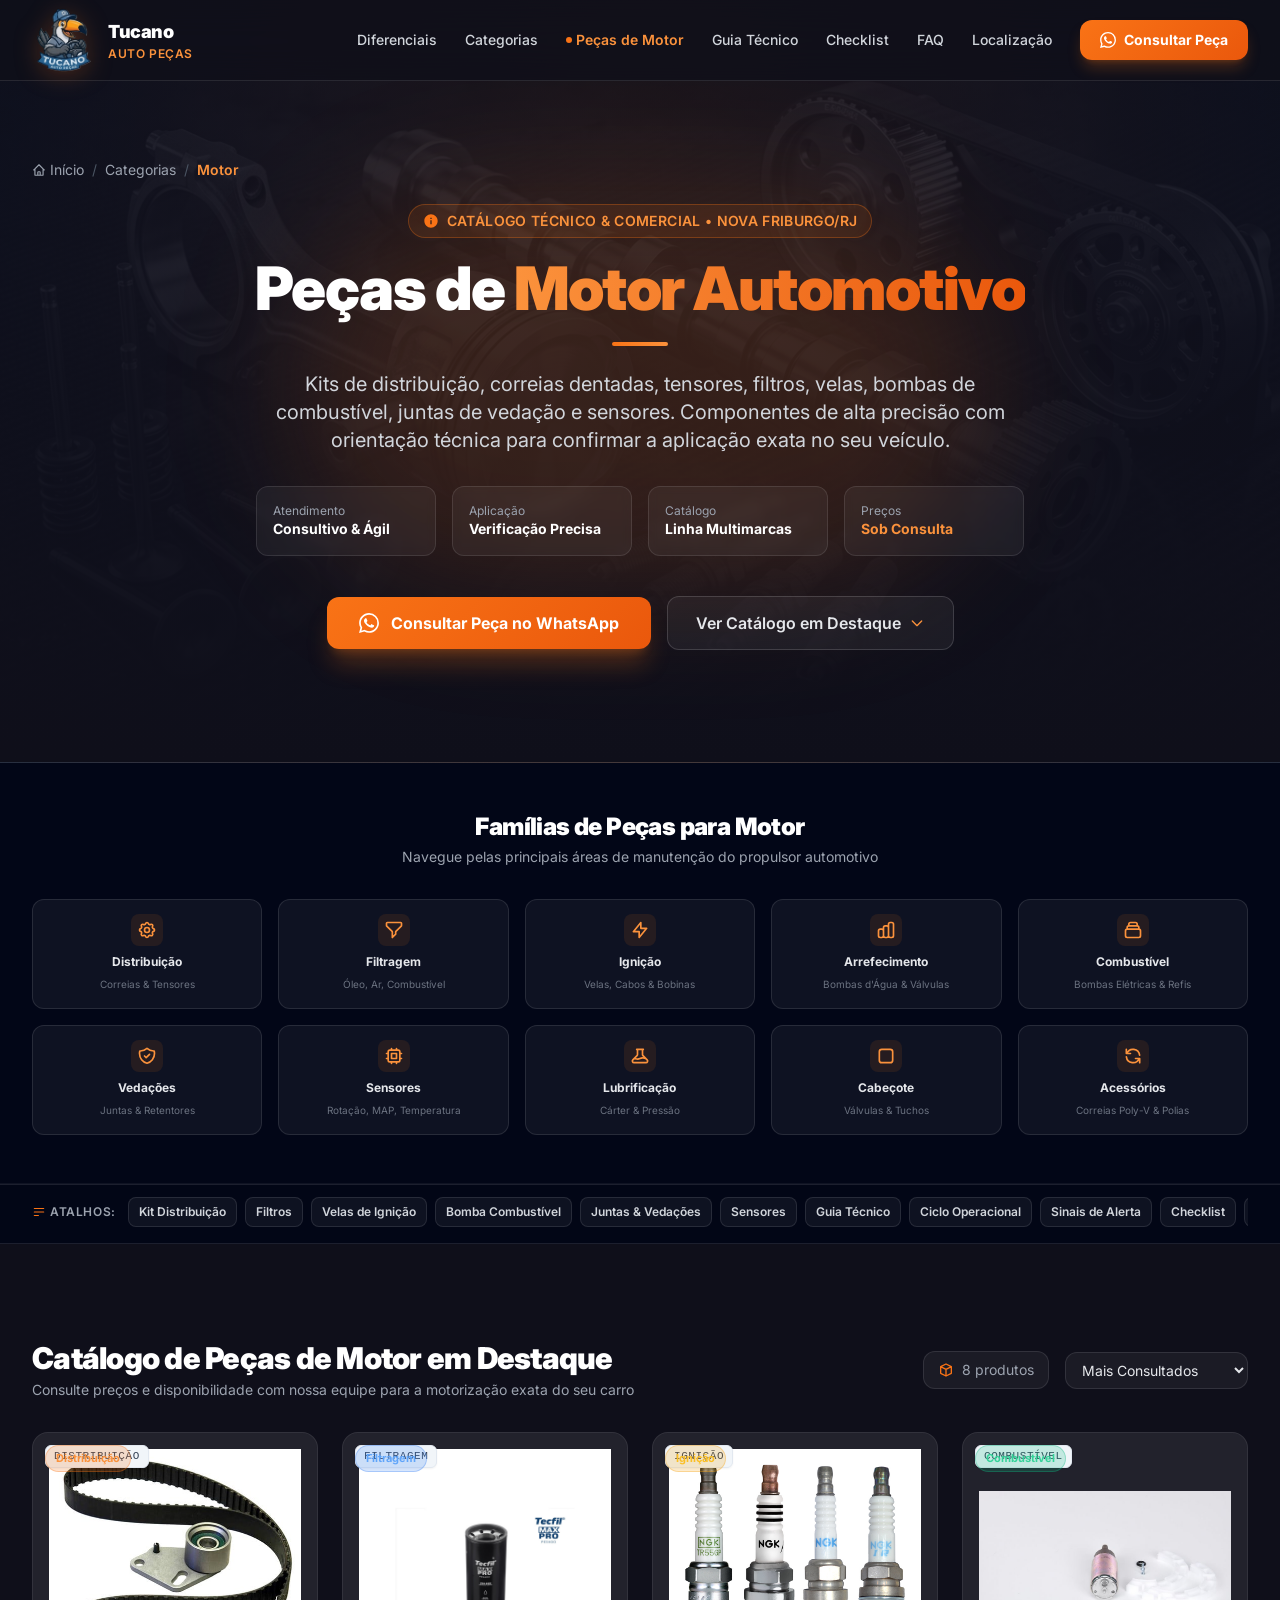
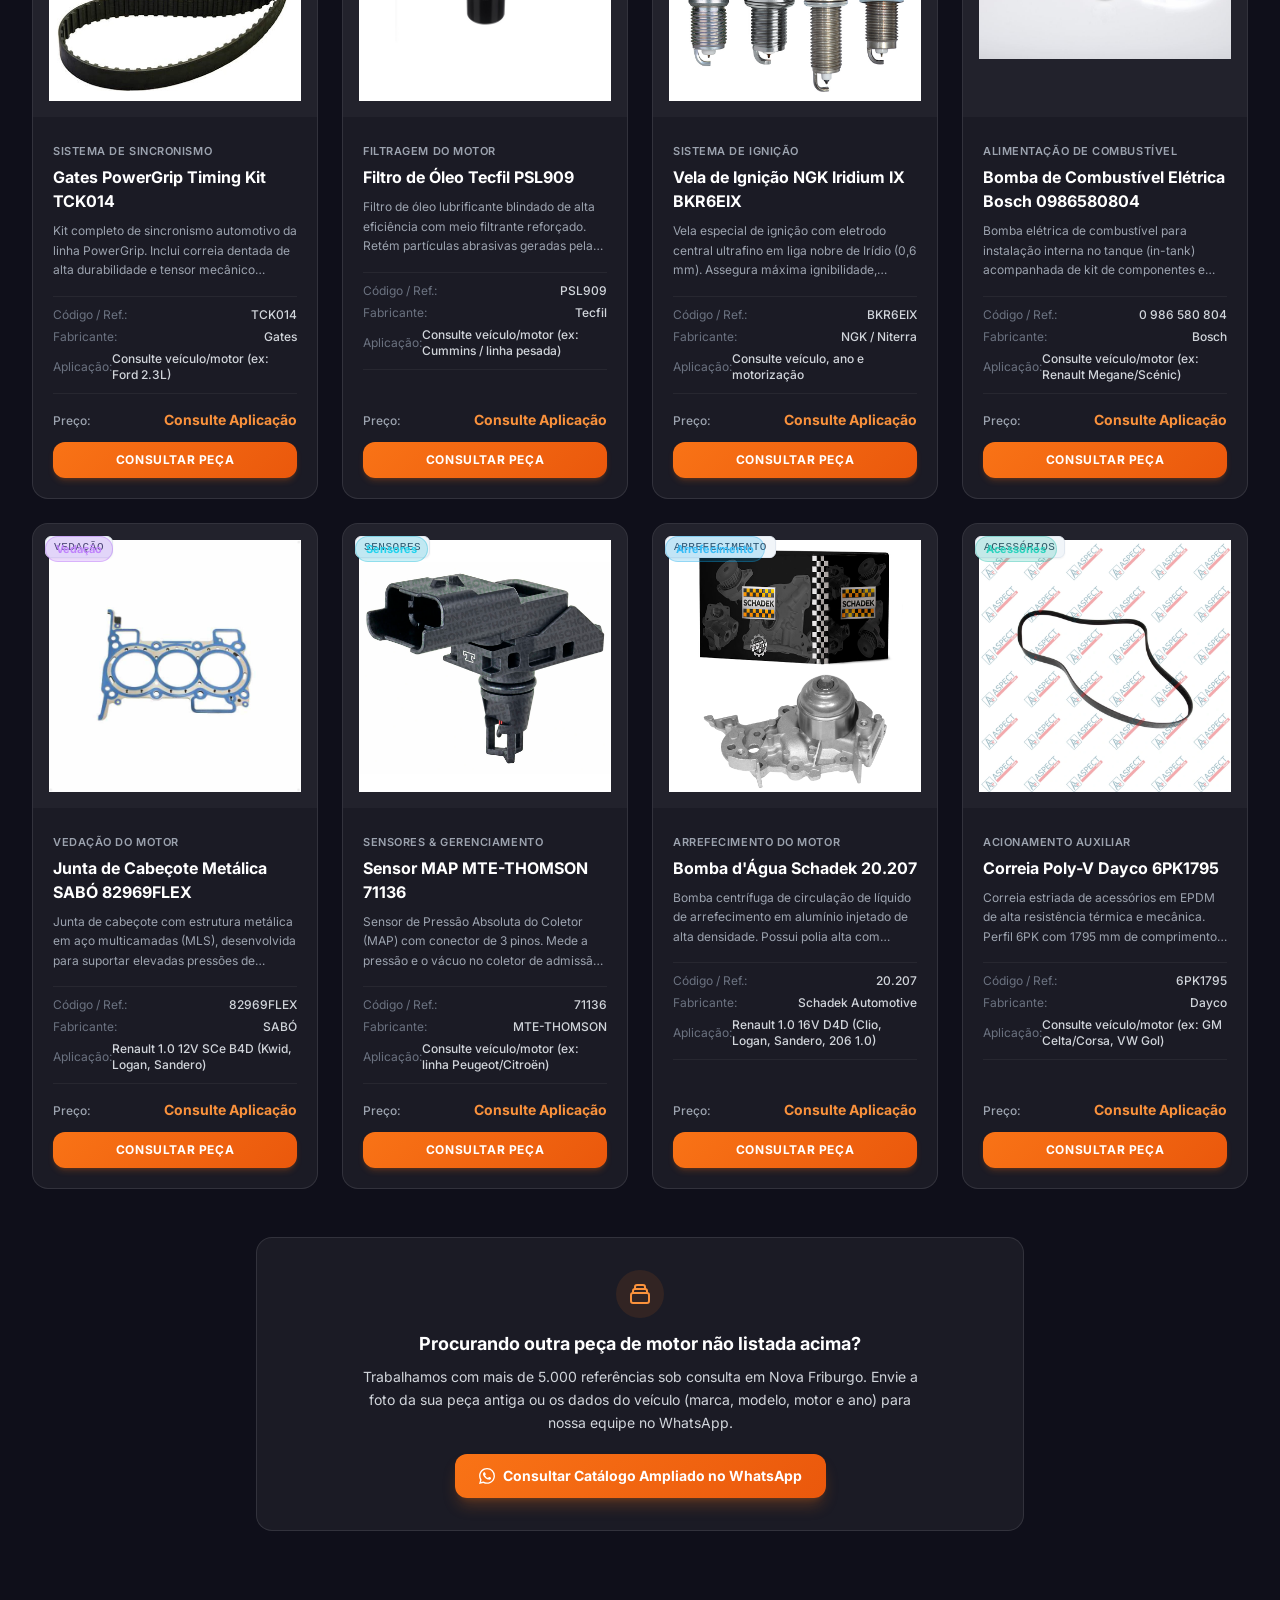
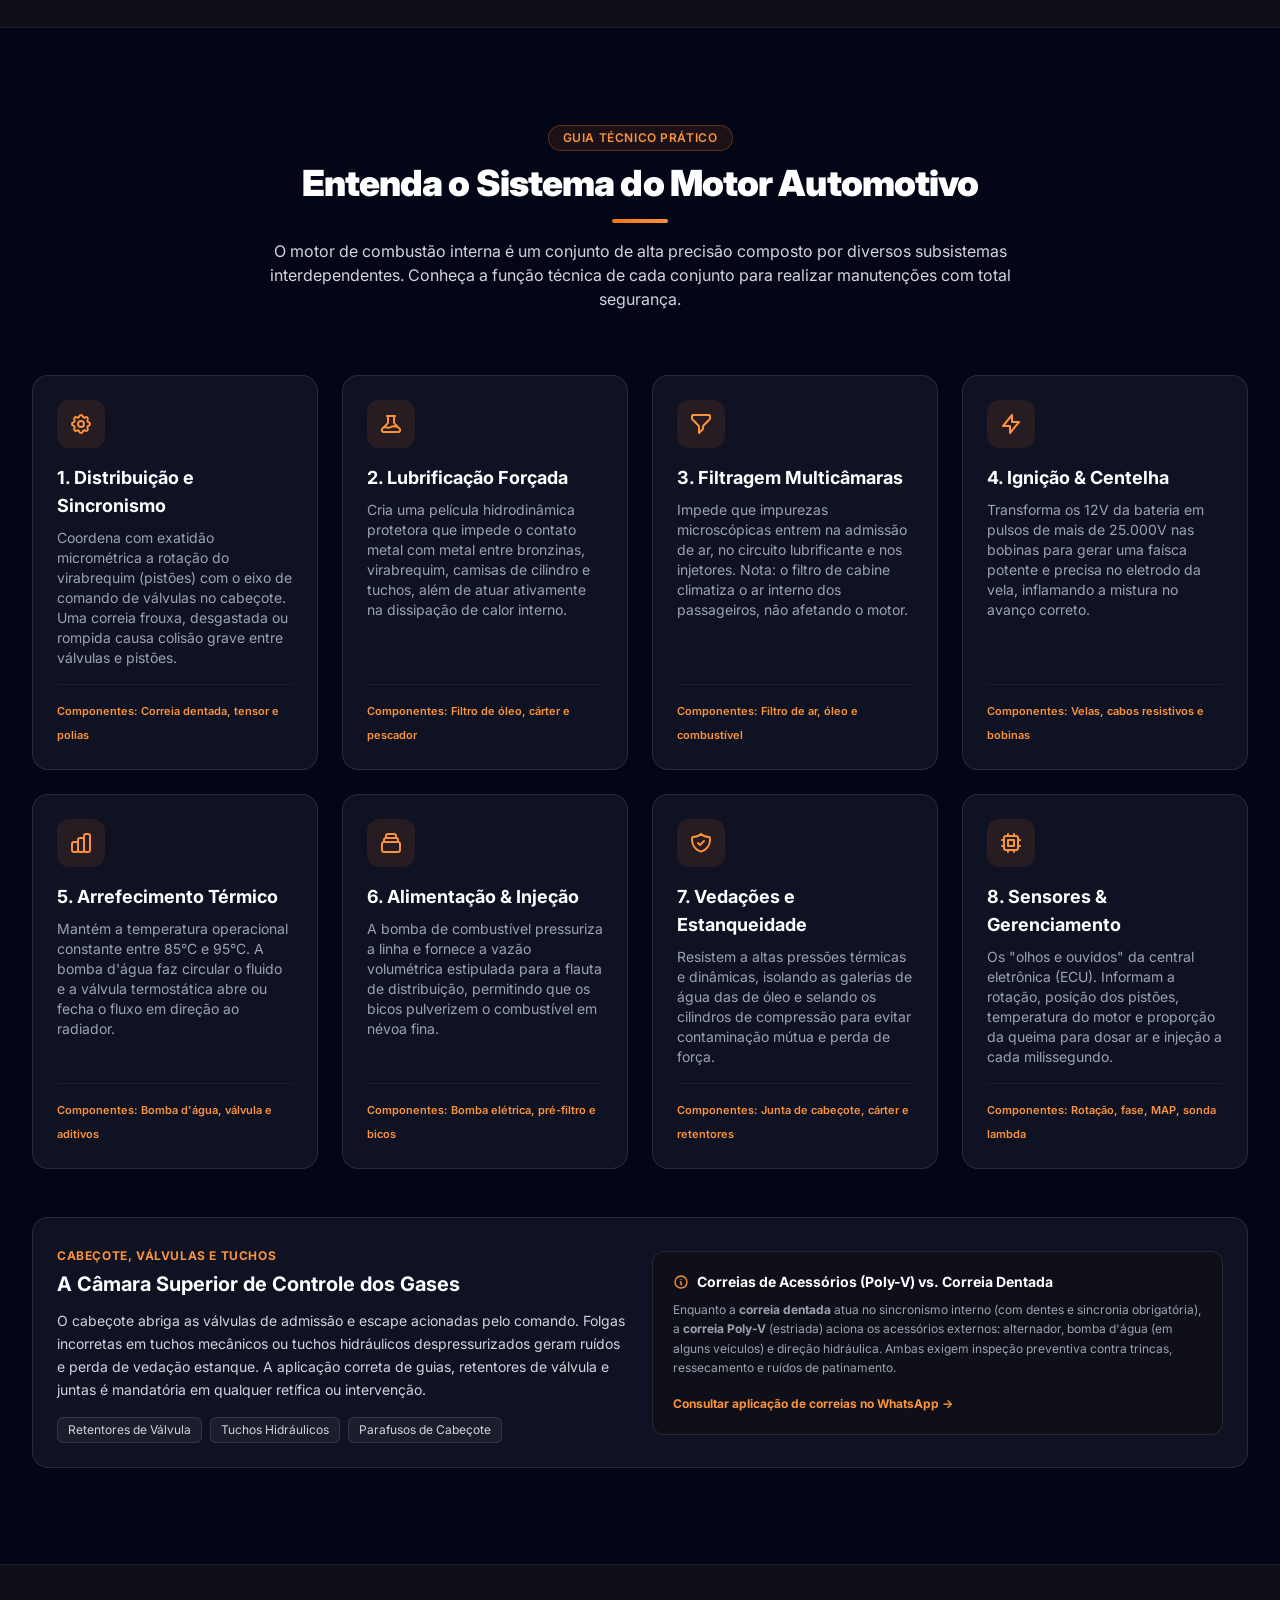
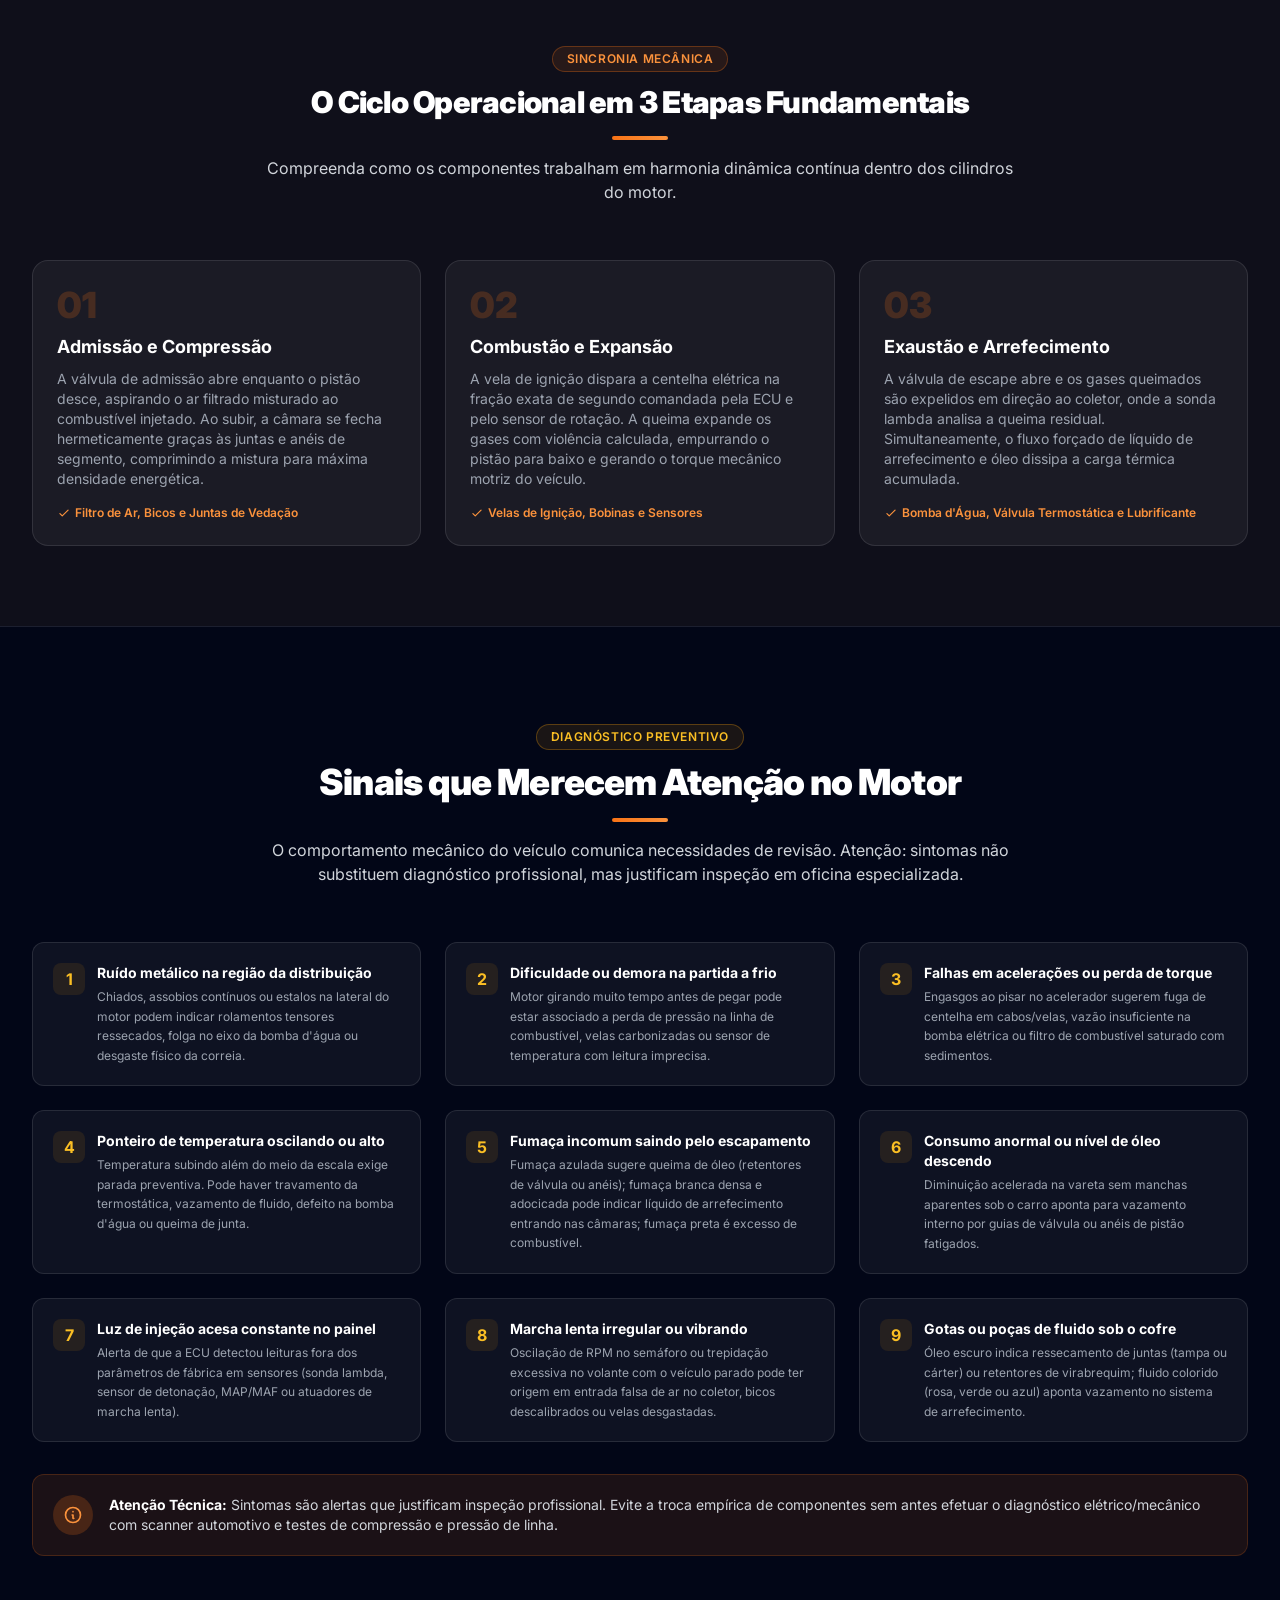
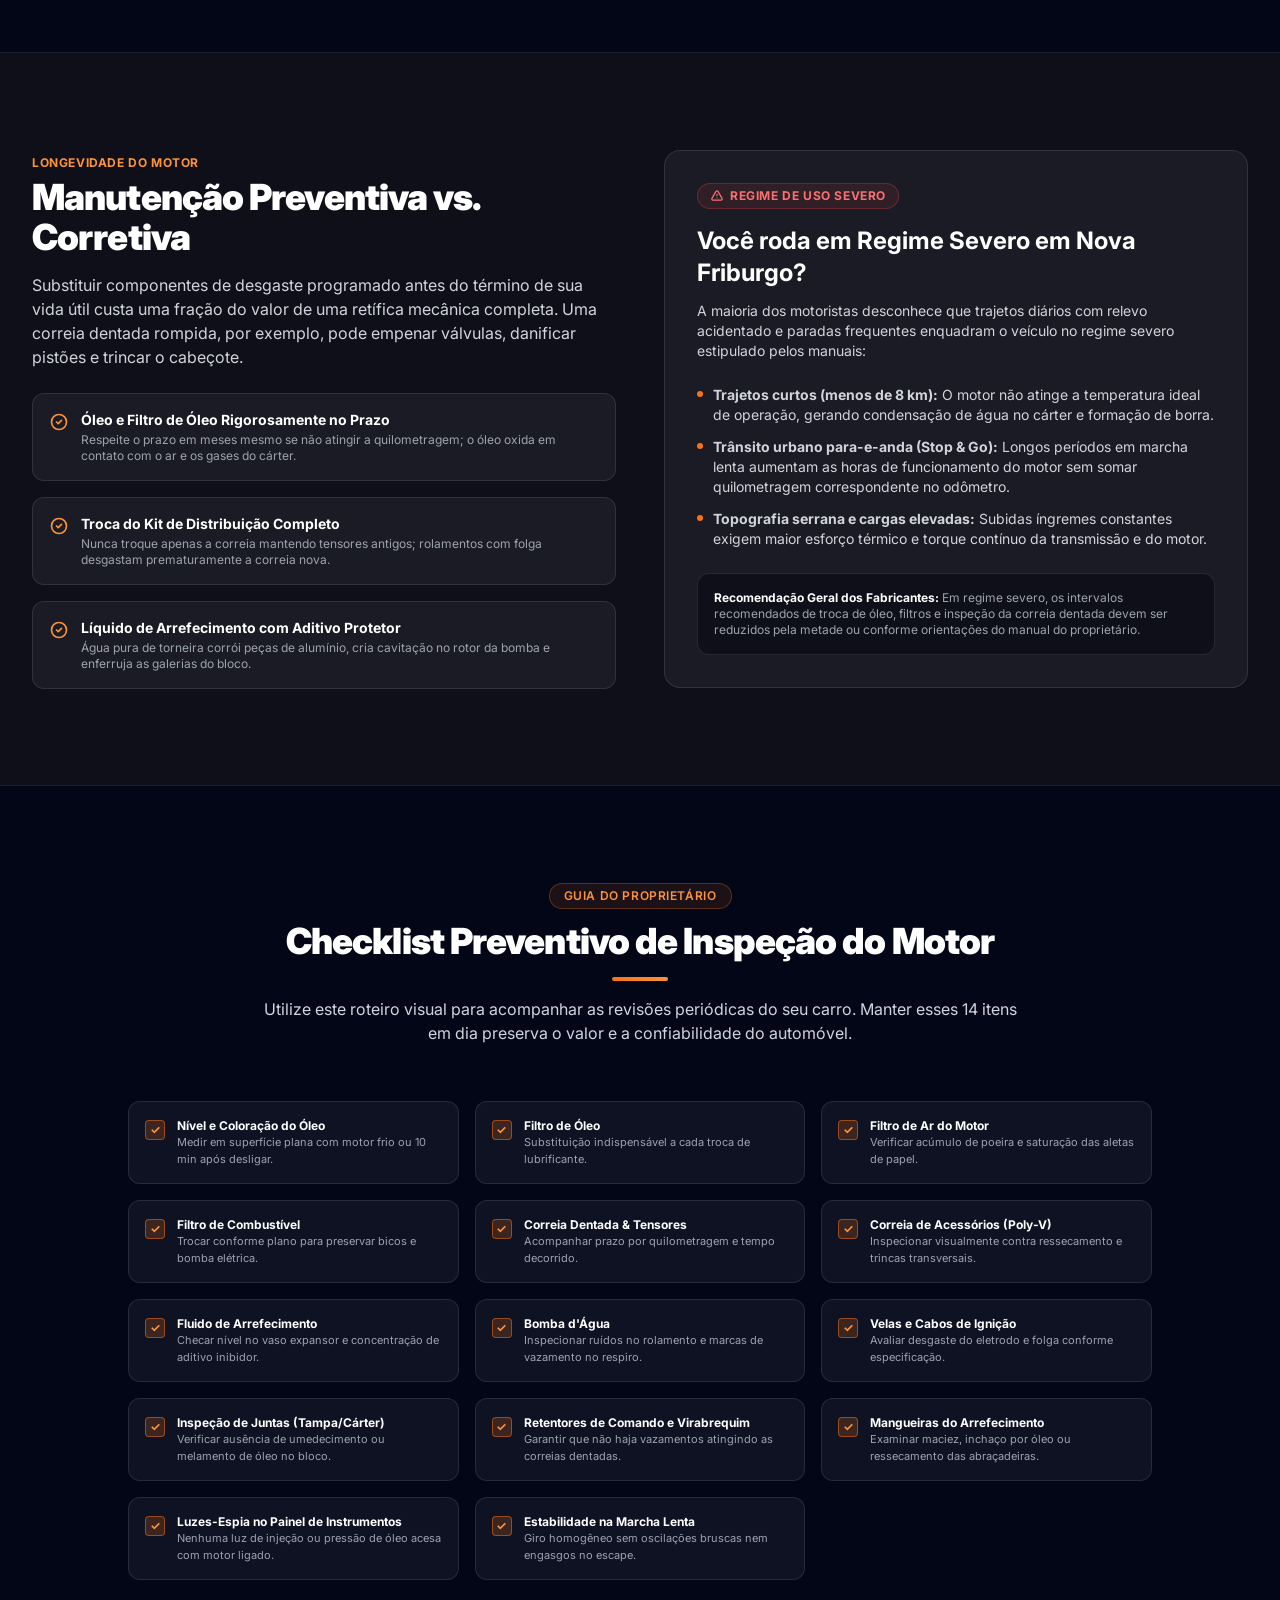
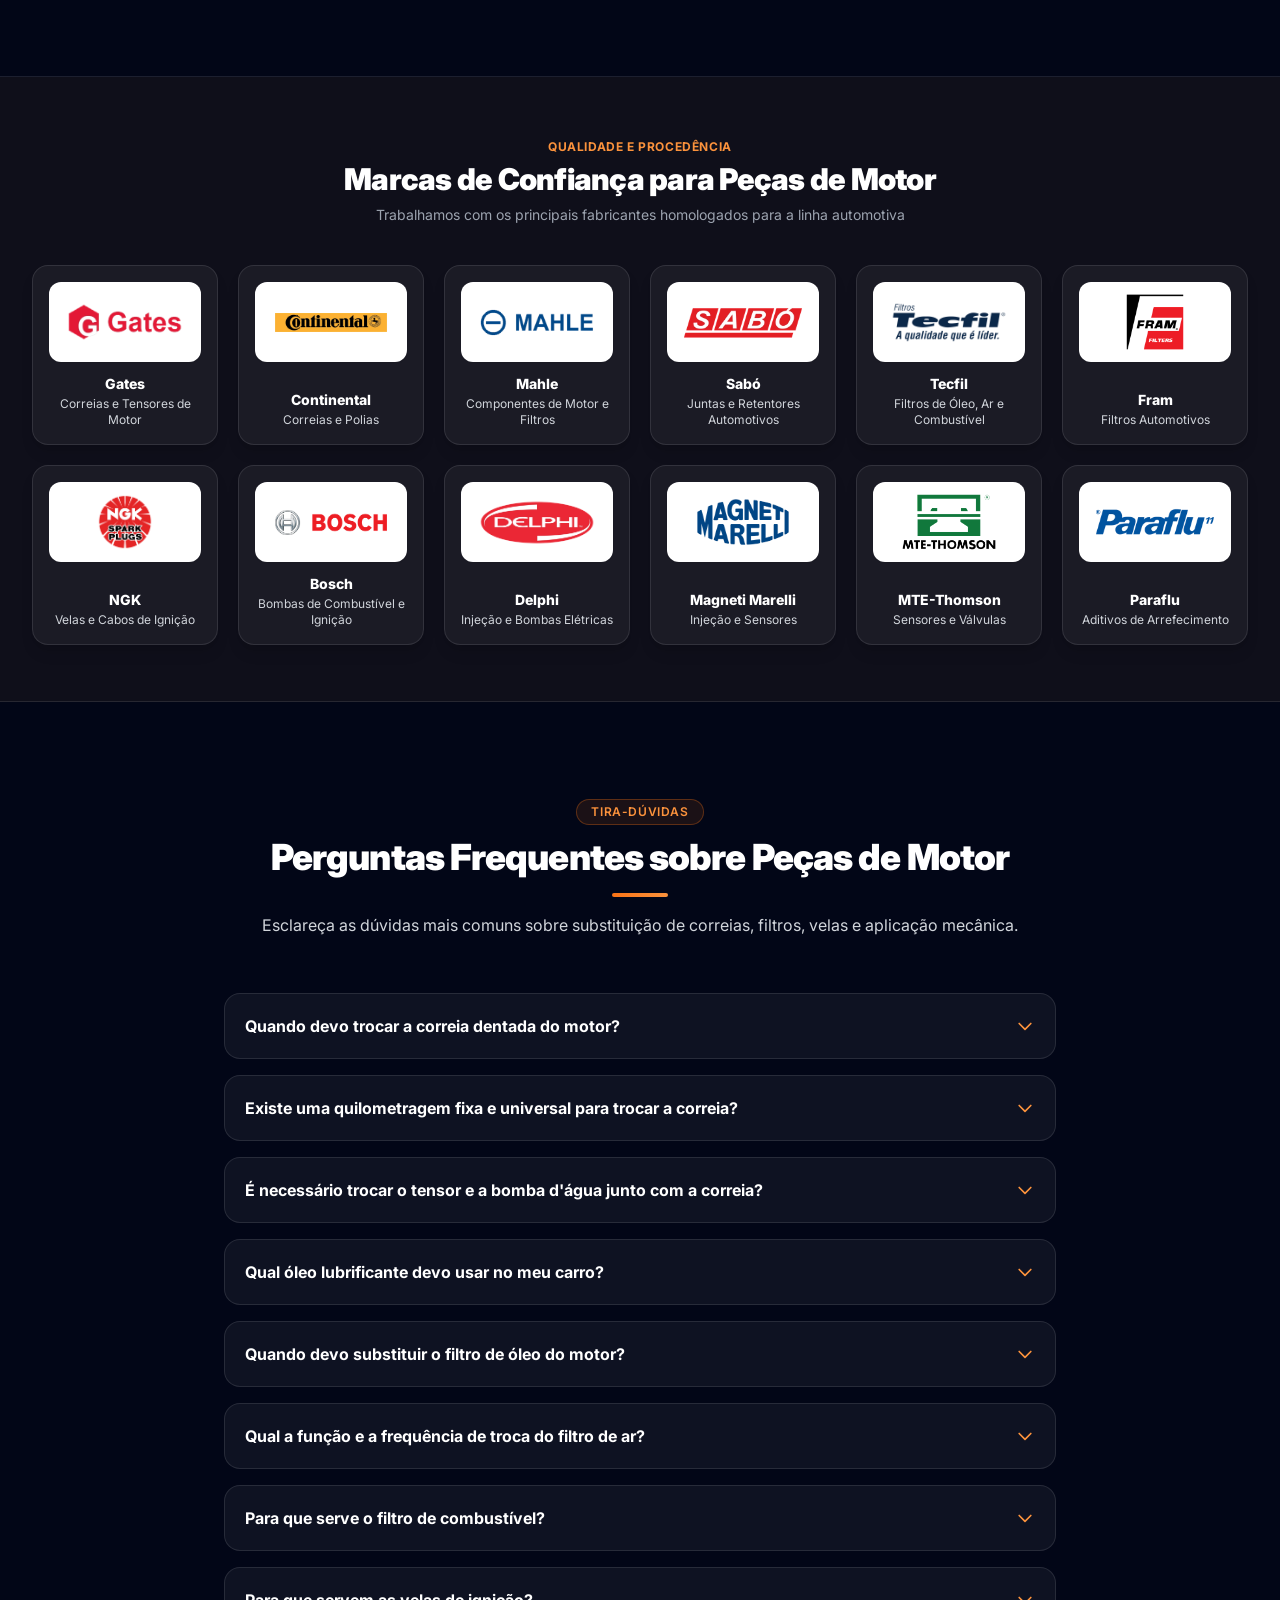
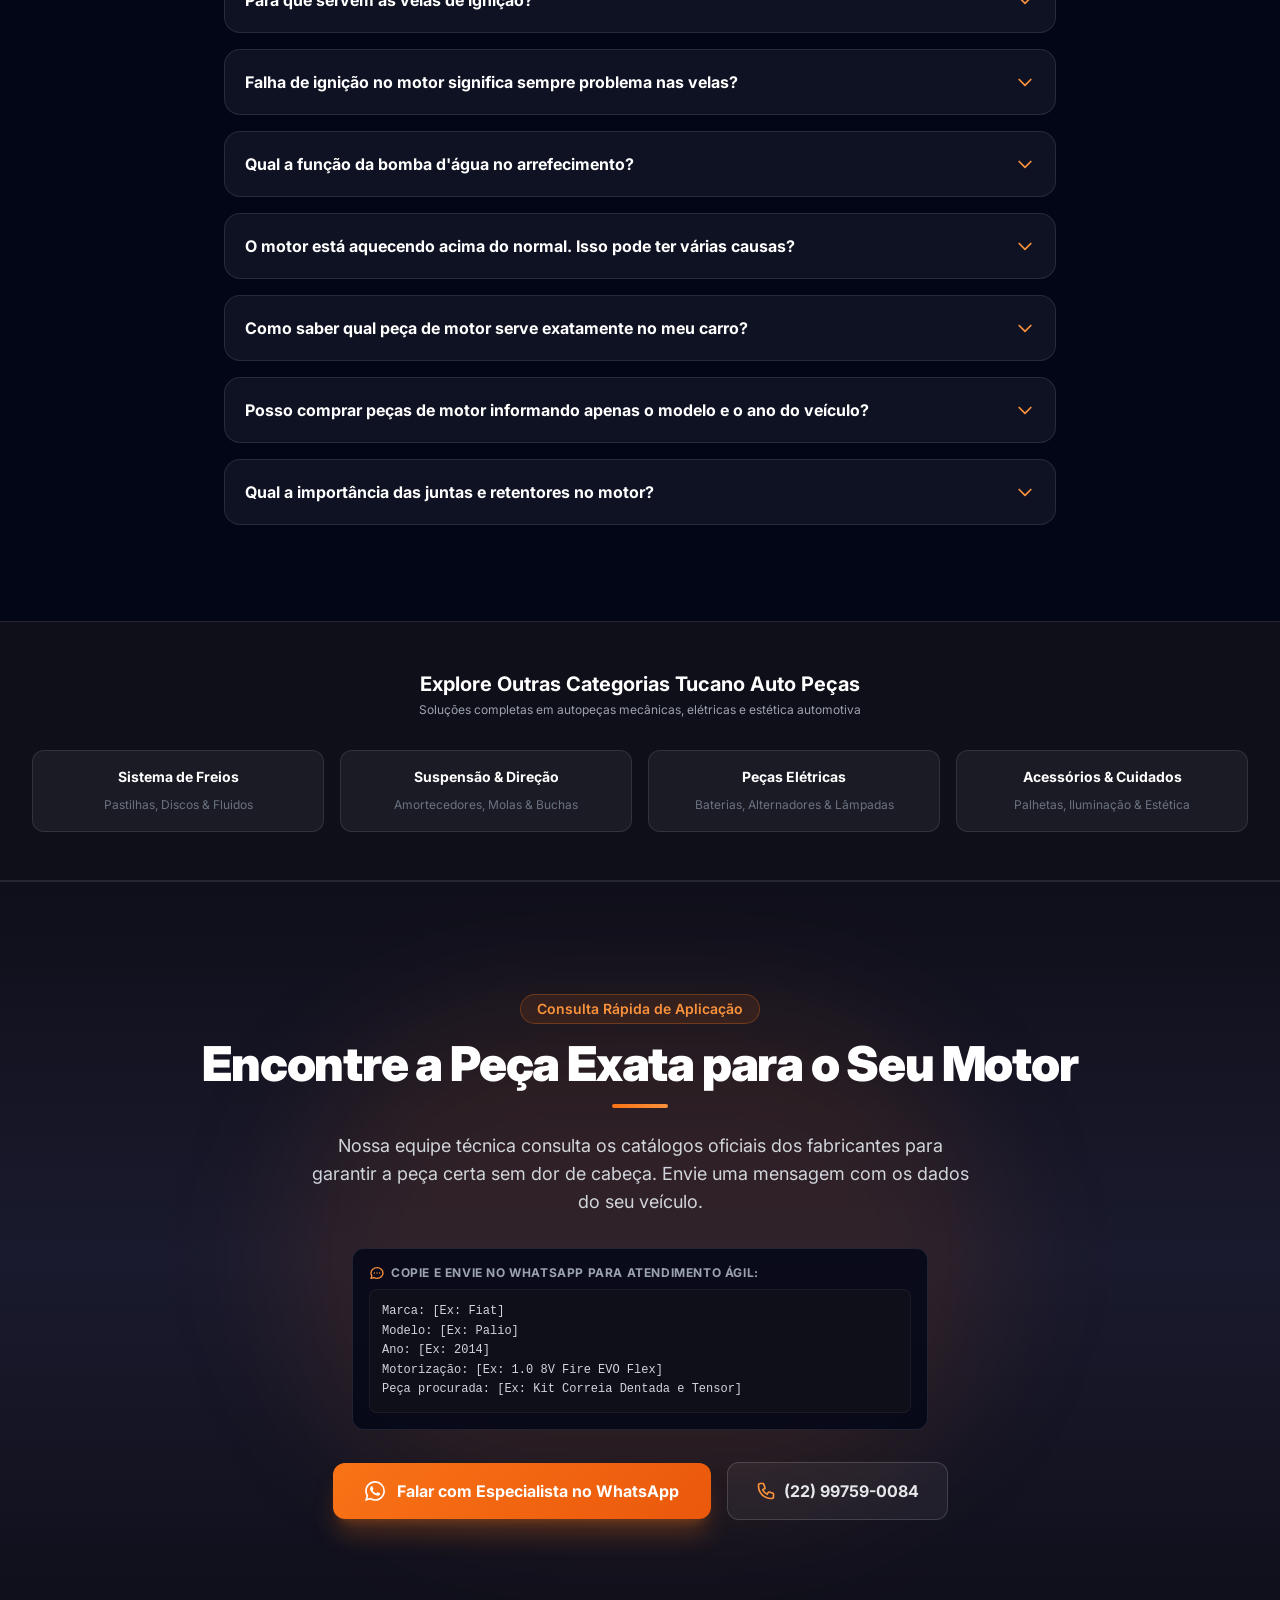
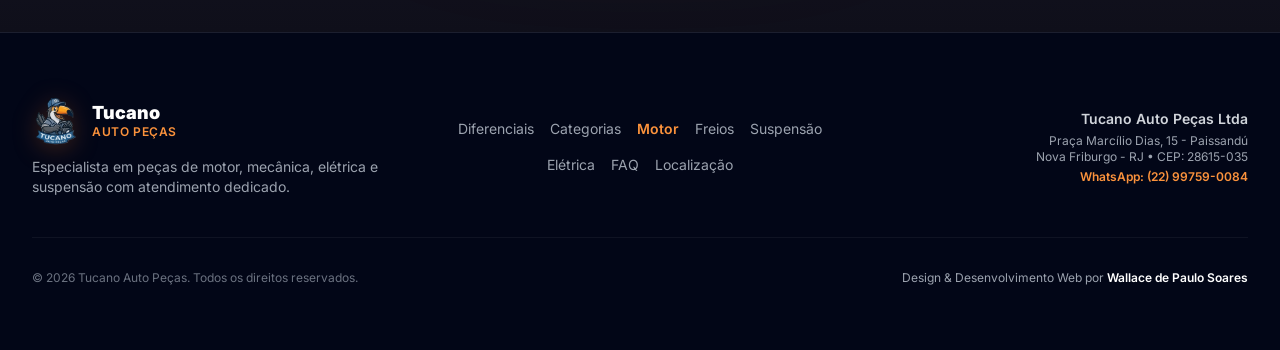
<file: motor.html>
<!DOCTYPE html>
<html lang="pt-BR" class="scroll-smooth">

<head>
    <meta charset="UTF-8">
    <!-- DevSecOps: Blindagem de Preview e Seguranca -->
    <meta name="robots" content="noindex, nofollow, noarchive">
    <meta http-equiv="X-Content-Type-Options" content="nosniff">
    <meta http-equiv="X-Frame-Options" content="DENY">
    <meta name="referrer" content="strict-origin-when-cross-origin">
    <meta name="viewport" content="width=device-width, initial-scale=1.0">
    <meta name="description"
        content="Peças de motor automotivo em Nova Friburgo/RJ: kits de distribuição, correias dentadas, filtros, velas, bombas de combustível, juntas e sensores na Tucano Auto Peças. Atendimento técnico especializado via WhatsApp.">
    <title>Peças de Motor Automotivo | Tucano Auto Peças - Nova Friburgo/RJ</title>

    <!-- Canonical & Favicon -->
    <link rel="canonical" href="https://tucanoautopecas.com.br/motor.html">
    <!-- Favicon & Icons -->
    <link rel="icon" type="image/x-icon" href="favicon.ico">
    <link rel="icon" type="image/png" sizes="32x32" href="assets/icons/favicon-32x32.png">
    <link rel="icon" type="image/png" sizes="16x16" href="assets/icons/favicon-16x16.png">
    <link rel="apple-touch-icon" sizes="192x192" href="assets/icons/icon-192.png">
    <link rel="icon" type="image/svg+xml" href="assets/icons/app-icon.svg">

    <!-- Open Graph -->
    <meta property="og:title" content="Peças de Motor Automotivo | Tucano Auto Peças">
    <meta property="og:description"
        content="Correias, tensionadores, filtros, velas, bombas de combustível, juntas e sensores com suporte técnico consultivo e verificação exata de aplicação em Nova Friburgo/RJ.">
    <meta property="og:type" content="website">
    <meta property="og:url" content="https://tucanoautopecas.com.br/motor.html">
    <meta property="og:image" content="https://tucanoautopecas.com.br/assets/images/categories/motor.jpg">
    <meta property="og:locale" content="pt_BR">
    <meta property="og:site_name" content="Tucano Auto Peças">

    <!-- Twitter Cards -->
    <meta name="twitter:card" content="summary_large_image">
    <meta name="twitter:title" content="Peças de Motor Automotivo | Tucano Auto Peças">
    <meta name="twitter:description"
        content="Kits de distribuição, filtros, velas, bombas e peças para motor com atendimento técnico via WhatsApp em Nova Friburgo.">
    <meta name="twitter:image" content="https://tucanoautopecas.com.br/assets/images/categories/motor.jpg">
    <meta name="twitter:site" content="@tucanoautopecas">

    <!-- Structured Data (Schema.org): BreadcrumbList, AutoPartsStore & FAQPage -->
    <script type="application/ld+json">
    {
        "@context": "https://schema.org",
        "@graph": [
            {
                "@type": "BreadcrumbList",
                "itemListElement": [
                    {
                        "@type": "ListItem",
                        "position": 1,
                        "name": "Início",
                        "item": "https://tucanoautopecas.com.br/"
                    },
                    {
                        "@type": "ListItem",
                        "position": 2,
                        "name": "Categorias",
                        "item": "https://tucanoautopecas.com.br/#categorias"
                    },
                    {
                        "@type": "ListItem",
                        "position": 3,
                        "name": "Peças de Motor",
                        "item": "https://tucanoautopecas.com.br/motor.html"
                    }
                ]
            },
            {
                "@type": "AutoPartsStore",
                "name": "Tucano Auto Peças",
                "image": "https://tucanoautopecas.com.br/assets/images/categories/motor.jpg",
                "telephone": "+5522997590084",
                "url": "https://tucanoautopecas.com.br/motor.html",
                "address": {
                    "@type": "PostalAddress",
                    "streetAddress": "Praça Marcílio Dias, 15",
                    "addressLocality": "Nova Friburgo",
                    "addressRegion": "RJ",
                    "postalCode": "28615-035",
                    "addressCountry": "BR"
                },
                "areaServed": {
                    "@type": "AdministrativeArea",
                    "name": "Nova Friburgo e Região Serrana"
                }
            },
            {
                "@type": "FAQPage",
                "mainEntity": [
                    {
                        "@type": "Question",
                        "name": "Quando devo trocar a correia dentada do motor?",
                        "acceptedAnswer": {
                            "@type": "Answer",
                            "text": "O intervalo de substituição da correia dentada varia de acordo com cada montadora, modelo e motorização, sendo comumente estipulado tanto por quilometragem quanto por tempo limite (em anos), o que ocorrer primeiro. Em condições de uso severo (trânsito urbano intenso, poeira ou trajetos curtos frequentes), esse intervalo deve ser antecipado conforme as orientações expressas no manual do proprietário."
                        }
                    },
                    {
                        "@type": "Question",
                        "name": "Existe uma quilometragem fixa e universal para trocar a correia dentada?",
                        "acceptedAnswer": {
                            "@type": "Answer",
                            "text": "Não existe quilometragem universal para todos os veículos. Motores de 8 válvulas, 16 válvulas, motores com correia banhada em óleo ou correias convencionais de borracha com cordonéis estruturais possuem planos de manutenção específicos determinados por seus respectivos fabricantes de engenharia automotiva."
                        }
                    },
                    {
                        "@type": "Question",
                        "name": "É necessário trocar o tensor e a bomba d'água junto com a correia?",
                        "acceptedAnswer": {
                            "@type": "Answer",
                            "text": "É fortemente recomendada a substituição do conjunto completo (kit de distribuição). Os rolamentos tensores e guias sofrem o mesmo desgaste de rotação da correia. Nos veículos em que a bomba d'água é acionada pela correia dentada, trocá-la conjuntamente evita ter que desmontar toda a distribuição novamente caso ocorra travamento ou vazamento precoce."
                        }
                    },
                    {
                        "@type": "Question",
                        "name": "Qual o óleo lubrificante correto para o meu motor?",
                        "acceptedAnswer": {
                            "@type": "Answer",
                            "text": "O óleo correto é exclusivamente aquele que atende à viscosidade SAE (ex: 5W-30, 0W-20, 10W-40) e às normas de desempenho (API, ACEA ou homologações específicas da montadora) detalhadas no manual do veículo. O uso de especificação incorreta prejudica o fluxo a frio e a proteção das peças móveis."
                        }
                    },
                    {
                        "@type": "Question",
                        "name": "Quando devo substituir o filtro de óleo do motor?",
                        "acceptedAnswer": {
                            "@type": "Answer",
                            "text": "A melhor prática de manutenção preventiva é trocar o filtro de óleo rigorosamente a cada troca de lubrificante. Manter o filtro antigo retém cerca de meio litro de óleo saturado e impurezas que contaminam imediatamente a nova carga de óleo novo."
                        }
                    },
                    {
                        "@type": "Question",
                        "name": "Qual a periodicidade ideal para verificar ou trocar o filtro de ar do motor?",
                        "acceptedAnswer": {
                            "@type": "Answer",
                            "text": "A periodicidade recomendada varia conforme o ambiente de rodagem. Em rodovias pavimentadas a troca acompanha as revisões periódicas, mas em cidades com muita poeira, mineração ou trânsito intenso a vida útil diminui. Um filtro saturado restringe a aspiração de ar, prejudicando a mistura ar-combustível e aumentando o consumo."
                        }
                    },
                    {
                        "@type": "Question",
                        "name": "Qual a importância do filtro de combustível para o sistema de injeção?",
                        "acceptedAnswer": {
                            "@type": "Answer",
                            "text": "O filtro de combustível retém micropartículas sólidas e água presentes no combustível antes que atinjam a bomba de combustível de alta pressão e as pontas de precisão dos bicos injetores. Sua saturação causa perda de pressão na linha, engasgos e falhas de alimentação."
                        }
                    },
                    {
                        "@type": "Question",
                        "name": "Para que servem as velas de ignição?",
                        "acceptedAnswer": {
                            "@type": "Answer",
                            "text": "As velas de ignição são responsáveis por conduzir a alta tensão gerada pela bobina até a câmara de combustão, criando a centelha elétrica (faísca) que inflama a mistura de ar e combustível comprimida no cilindro no instante exato do ciclo mecânico."
                        }
                    },
                    {
                        "@type": "Question",
                        "name": "Falhas de funcionamento no motor significam sempre velas defeituosas?",
                        "acceptedAnswer": {
                            "@type": "Answer",
                            "text": "Não necessariamente. Falhas de combustão podem ser causadas por cabos de vela com fuga de corrente, bobinas de ignição ineficientes, bicos injetores entupidos, combustível adulterado, perda de compressão dos cilindros ou leituras incorretas de sensores (como sonda lambda ou MAP). Uma avaliação com scanner automotivo identifica a causa real."
                        }
                    },
                    {
                        "@type": "Question",
                        "name": "Qual a função da bomba d'água no arrefecimento?",
                        "acceptedAnswer": {
                            "@type": "Answer",
                            "text": "A bomba d'água é uma bomba centrífuga que força a circulação contínua do líquido de arrefecimento (água desmineralizada mais aditivo inibidor) pelas galerias do bloco, do cabeçote e pelo radiador, dissipando o calor gerado pela combustão para manter a temperatura de trabalho ideal do motor."
                        }
                    },
                    {
                        "@type": "Question",
                        "name": "O motor está aquecendo acima do normal. Isso pode ter várias causas?",
                        "acceptedAnswer": {
                            "@type": "Answer",
                            "text": "Sim, o superaquecimento pode ter múltiplas origens: válvula termostática travada fechada, vazamento de fluido no radiador ou mangueiras, ventoinha inoperante, tampa do reservatório sem vedação de pressão, bomba d'água com rotor quebrado ou junta de cabeçote queimada. Requer diagnóstico imediato para evitar empenamento de peças metálicas."
                        }
                    },
                    {
                        "@type": "Question",
                        "name": "Como saber qual peça de motor serve exatamente no meu carro?",
                        "acceptedAnswer": {
                            "@type": "Answer",
                            "text": "Para identificar a peça correta, é necessário informar a marca, modelo, ano de fabricação, versão exata e código de motorização (incluindo quantidade de válvulas, cilindrada e combustível). Quando disponível, o código gravado na peça original ou número do chassi permite precisão absoluta de compatibilidade."
                        }
                    },
                    {
                        "@type": "Question",
                        "name": "Posso comprar peças de motor informando apenas o modelo e o ano do veículo?",
                        "acceptedAnswer": {
                            "@type": "Answer",
                            "text": "Muitas vezes isso não é suficiente. Um mesmo modelo de carro no mesmo ano pode ter variações de motores (ex: 1.0 8V, 1.4 8V, 1.6 16V, 2.0 16V), sistemas de injeção diferentes ou modificações de projeto introduzidas durante o ano-modelo. Sempre confirme os detalhes técnicos com nossa equipe."
                        }
                    },
                    {
                        "@type": "Question",
                        "name": "Qual a importância das juntas e retentores no motor?",
                        "acceptedAnswer": {
                            "@type": "Answer",
                            "text": "As juntas (como a do cabeçote, tampa de válvulas e cárter) e os retentores garantem a vedação estanque entre os componentes metálicos usinados, impedindo vazamentos de óleo lubrificante, líquido de arrefecimento e fuga de compressão dos cilindros. Cada junta exige especificação de material e espessura idêntica à de fábrica."
                        }
                    }
                ]
            },
            {
                "@type": "Product",
                "@id": "https://tucanoautopecas.com.br/motor.html#prod-motor-1",
                "name": "Gates PowerGrip Timing Kit TCK014",
                "image": [
                    "https://tucanoautopecas.com.br/assets/images/products/motor/gates/gates-powergrip-tck014.jpeg"
                ],
                "description": "Kit completo de sincronismo automotivo da linha Gates PowerGrip com correia dentada e tensor mecânico calibrado.",
                "sku": "TCK014",
                "mpn": "TCK014",
                "brand": {
                    "@type": "Brand",
                    "name": "Gates"
                },
                "offers": {
                    "@type": "Offer",
                    "availability": "https://schema.org/InStock",
                    "url": "https://tucanoautopecas.com.br/motor.html#prod-motor-1"
                }
            },
            {
                "@type": "Product",
                "@id": "https://tucanoautopecas.com.br/motor.html#prod-motor-2",
                "name": "Filtro de Óleo Lubrificante Tecfil PSL909",
                "image": [
                    "https://tucanoautopecas.com.br/assets/images/products/motor/tecfil/tecfil-filtro-oleo-psl909.webp"
                ],
                "description": "Filtro de óleo blindado de alta eficiência para motores Volkswagen e Ford EA111, CHT e AP.",
                "sku": "PSL909",
                "mpn": "PSL909",
                "brand": {
                    "@type": "Brand",
                    "name": "Tecfil"
                },
                "offers": {
                    "@type": "Offer",
                    "availability": "https://schema.org/InStock",
                    "url": "https://tucanoautopecas.com.br/motor.html#prod-motor-2"
                }
            },
            {
                "@type": "Product",
                "@id": "https://tucanoautopecas.com.br/motor.html#prod-motor-3",
                "name": "Vela de Ignição NGK Iridium IX BKR6EIX",
                "image": [
                    "https://tucanoautopecas.com.br/assets/images/products/motor/ngk/ngk-vela-iridium-ix-bkr6eix.jpg"
                ],
                "description": "Vela de ignição de alta performance com eletrodo central ultrafino em irídio de 0,6mm.",
                "sku": "BKR6EIX",
                "mpn": "BKR6EIX",
                "brand": {
                    "@type": "Brand",
                    "name": "NGK"
                },
                "offers": {
                    "@type": "Offer",
                    "availability": "https://schema.org/InStock",
                    "url": "https://tucanoautopecas.com.br/motor.html#prod-motor-3"
                }
            },
            {
                "@type": "Product",
                "@id": "https://tucanoautopecas.com.br/motor.html#prod-motor-4",
                "name": "Bomba de Combustível Elétrica Bosch 0986580804",
                "image": [
                    "https://tucanoautopecas.com.br/assets/images/products/motor/bosch/bosch-bomba-combustivel-0986580804.jpg"
                ],
                "description": "Módulo e bomba elétrica de combustível interna para motores flex e gasolina com alimentação contínua e estável.",
                "sku": "0986580804",
                "mpn": "0986580804",
                "brand": {
                    "@type": "Brand",
                    "name": "Bosch"
                },
                "offers": {
                    "@type": "Offer",
                    "availability": "https://schema.org/InStock",
                    "url": "https://tucanoautopecas.com.br/motor.html#prod-motor-4"
                }
            },
            {
                "@type": "Product",
                "@id": "https://tucanoautopecas.com.br/motor.html#prod-motor-5",
                "name": "Junta de Cabeçote Sabó 82969 FLEX",
                "image": [
                    "https://tucanoautopecas.com.br/assets/images/products/motor/sabo/sabo-junta-cabecote-82969flex.jpg"
                ],
                "description": "Junta de cabeçote metálica com vedação de alta precisão para motores GM Chevrolet 1.0, 1.4 e 1.8 8V.",
                "sku": "82969 FLEX",
                "mpn": "82969 FLEX",
                "brand": {
                    "@type": "Brand",
                    "name": "Sabó"
                },
                "offers": {
                    "@type": "Offer",
                    "availability": "https://schema.org/InStock",
                    "url": "https://tucanoautopecas.com.br/motor.html#prod-motor-5"
                }
            },
            {
                "@type": "Product",
                "@id": "https://tucanoautopecas.com.br/motor.html#prod-motor-6",
                "name": "Sensor de Pressão Absoluta (MAP) MTE-Thomson 71136",
                "image": [
                    "https://tucanoautopecas.com.br/assets/images/products/motor/mte-thomson/mte-thomson-sensor-map-71136.jpg"
                ],
                "description": "Sensor de pressão absoluta do coletor e temperatura do ar para controle eletrônico de injeção em motores automotivos.",
                "sku": "71136",
                "mpn": "71136",
                "brand": {
                    "@type": "Brand",
                    "name": "MTE-THOMSON"
                },
                "offers": {
                    "@type": "Offer",
                    "availability": "https://schema.org/InStock",
                    "url": "https://tucanoautopecas.com.br/motor.html#prod-motor-6"
                }
            },
            {
                "@type": "Product",
                "@id": "https://tucanoautopecas.com.br/motor.html#prod-motor-7",
                "name": "Bomba d'Água Schadek 20.207",
                "image": [
                    "https://tucanoautopecas.com.br/assets/images/products/motor/schadek/schadek-bomba-dagua-20207.jpeg"
                ],
                "description": "Bomba d'água para circulação do líquido de arrefecimento em motores Renault 1.0 16V D4D.",
                "sku": "20.207",
                "mpn": "20.207",
                "brand": {
                    "@type": "Brand",
                    "name": "Schadek Automotive"
                },
                "offers": {
                    "@type": "Offer",
                    "availability": "https://schema.org/InStock",
                    "url": "https://tucanoautopecas.com.br/motor.html#prod-motor-7"
                }
            },
            {
                "@type": "Product",
                "@id": "https://tucanoautopecas.com.br/motor.html#prod-motor-8",
                "name": "Correia Poly-V Dayco 6PK1795",
                "image": [
                    "https://tucanoautopecas.com.br/assets/images/products/motor/dayco/dayco-correia-poly-v-6pk1795.webp"
                ],
                "description": "Correia de acessórios estriada em EPDM com 6 pistas e 1795 mm de comprimento para acionamento auxiliar.",
                "sku": "6PK1795",
                "mpn": "6PK1795",
                "brand": {
                    "@type": "Brand",
                    "name": "Dayco"
                },
                "offers": {
                    "@type": "Offer",
                    "availability": "https://schema.org/InStock",
                    "url": "https://tucanoautopecas.com.br/motor.html#prod-motor-8"
                }
            }
        ]
    }
    </script>

    <!-- Google Fonts: Inter -->
    <link rel="preconnect" href="https://fonts.googleapis.com">
    <link rel="preconnect" href="https://fonts.gstatic.com" crossorigin>
    <link href="https://fonts.googleapis.com/css2?family=Inter:wght@300;400;500;600;700;800;900&display=swap"
        rel="stylesheet">
    <!-- Tailwind CSS (Compilado Localmente) -->
    <link rel="stylesheet" href="assets/css/tailwind.css">

    <!-- Custom Styles -->
    <style>
        .reveal {
            opacity: 0;
            transform: translateY(20px);
            transition: opacity 0.6s cubic-bezier(0.16, 1, 0.3, 1), transform 0.6s cubic-bezier(0.16, 1, 0.3, 1);
        }

        .reveal.active {
            opacity: 1;
            transform: translateY(0);
        }

        .reveal-scale {
            opacity: 0;
            transform: scale(0.96);
            transition: opacity 0.5s ease-out, transform 0.5s ease-out;
        }

        .reveal-scale.active {
            opacity: 1;
            transform: scale(1);
        }

        .section-divider {
            width: 56px;
            height: 4px;
            background: linear-gradient(90deg, #f97316, #fb923c);
            border-radius: 2px;
        }

        .card-hover {
            transition: all 0.3s cubic-bezier(0.16, 1, 0.3, 1);
        }

        .card-hover:hover {
            transform: translateY(-4px);
            box-shadow: 0 20px 35px -10px rgba(249, 115, 22, 0.2);
            border-color: rgba(249, 115, 22, 0.4);
        }

        .navbar-scrolled {
            background: rgba(15, 23, 42, 0.95);
            backdrop-filter: blur(20px);
            border-bottom: 1px solid rgba(255, 255, 255, 0.1);
        }

        .btn-primary {
            background: linear-gradient(135deg, #f97316, #ea580c);
            transition: all 0.3s ease;
        }

        .btn-primary:hover {
            background: linear-gradient(135deg, #ea580c, #c2410c);
            transform: translateY(-2px);
            box-shadow: 0 10px 25px -5px rgba(249, 115, 22, 0.4);
        }

        .btn-secondary {
            background: rgba(255, 255, 255, 0.05);
            border: 1px solid rgba(255, 255, 255, 0.15);
            transition: all 0.3s ease;
        }

        .btn-secondary:hover {
            background: rgba(255, 255, 255, 0.12);
            border-color: rgba(249, 115, 22, 0.5);
            color: #ffffff;
        }

        .product-image-container {
            position: relative;
            width: 100%;
            aspect-ratio: 1 / 1;
            display: flex;
            align-items: center;
            justify-content: center;
            background: rgba(255, 255, 255, 0.03);
            overflow: hidden;
            padding: 1rem;
        }

        .product-image {
            max-width: 100%;
            max-height: 100%;
            object-fit: contain;
            transition: transform 0.4s ease;
        }

        .product-card:hover .product-image {
            transform: scale(1.05);
        }

        .mobile-bar {
            animation: slideUp 0.4s ease-out;
        }

        @keyframes slideUp {
            from {
                transform: translateY(100%);
                opacity: 0;
            }

            to {
                transform: translateY(0);
                opacity: 1;
            }
        }

        .category-header-bg {
            background: radial-gradient(circle at 50% 20%, rgba(249, 115, 22, 0.18) 0%, rgba(15, 23, 42, 0.95) 75%),
                linear-gradient(to bottom, rgba(15, 23, 42, 0.7), rgba(15, 23, 42, 1));
        }

        .whatsapp-glow:hover {
            box-shadow: 0 0 25px rgba(37, 211, 102, 0.4);
        }

        @media (prefers-reduced-motion: reduce) {
            .reveal, .reveal-scale, .card-hover, .product-image {
                transition: none !important;
                transform: none !important;
                opacity: 1 !important;
            }
        }
    </style>
</head>

<body class="font-sans antialiased bg-dark-900 text-white min-h-screen flex flex-col selection:bg-primary-500 selection:text-white">

    <!-- ==================== NAVBAR ==================== -->
    <nav id="navbar"
        class="fixed top-0 left-0 right-0 z-50 bg-dark-900/80 backdrop-blur-xl border-b border-white/10 transition-all duration-300">
        <div class="max-w-7xl mx-auto px-4 sm:px-6 lg:px-8">
            <div class="flex items-center justify-between h-16 lg:h-20">
                <!-- Logo -->
                <a href="index.html" class="flex items-center gap-3 group" aria-label="Tucano Auto Peças - Início">
                    <img src="assets/icons/app-icon.svg" alt="Tucano Auto Peças" class="w-12 h-12 lg:w-16 lg:h-16 object-contain transition-transform duration-300 group-hover:scale-105 drop-shadow-[0_4px_12px_rgba(249,115,22,0.25)]" width="64" height="64">
                    <div class="hidden sm:block">
                        <p class="text-base lg:text-lg font-black text-white leading-tight tracking-tight">Tucano</p>
                        <p class="text-xs text-primary-400 font-semibold tracking-wider uppercase">Auto Peças</p>
                    </div>
                </a>

                <!-- Desktop Navigation -->
                <div class="hidden lg:flex items-center gap-7">
                    <a href="index.html#diferenciais"
                        class="text-gray-300 hover:text-primary-400 transition-colors text-sm font-medium">Diferenciais</a>
                    <a href="index.html#categorias"
                        class="text-gray-300 hover:text-primary-400 transition-colors text-sm font-medium">Categorias</a>
                    <a href="#produtos-motor"
                        class="text-primary-400 transition-colors text-sm font-semibold flex items-center gap-1">
                        <span class="w-1.5 h-1.5 rounded-full bg-primary-500 animate-pulse"></span>
                        Peças de Motor
                    </a>
                    <a href="#educativo"
                        class="text-gray-300 hover:text-primary-400 transition-colors text-sm font-medium">Guia Técnico</a>
                    <a href="#checklist"
                        class="text-gray-300 hover:text-primary-400 transition-colors text-sm font-medium">Checklist</a>
                    <a href="#faq"
                        class="text-gray-300 hover:text-primary-400 transition-colors text-sm font-medium">FAQ</a>
                    <a href="index.html#localizacao"
                        class="text-gray-300 hover:text-primary-400 transition-colors text-sm font-medium">Localização</a>

                    <a href="https://wa.me/5522997590084?text=Olá!%20Gostaria%20de%20consultar%20peças%20de%20motor%20para%20meu%20veículo."
                        target="_blank" rel="noopener noreferrer"
                        class="btn-primary px-5 py-2.5 rounded-xl text-sm font-bold text-white flex items-center gap-2 shadow-lg shadow-primary-500/25 whatsapp-glow"
                        aria-label="Orçamento via WhatsApp">
                        <svg class="w-4 h-4" fill="currentColor" viewBox="0 0 24 24">
                            <path
                                d="M17.472 14.382c-.297-.149-1.758-.867-2.03-.967-.273-.099-.471-.148-.67.15-.197.297-.767.966-.94 1.164-.173.199-.347.223-.644.075-.297-.15-1.255-.463-2.39-1.475-.883-.788-1.48-1.761-1.653-2.059-.173-.297-.018-.458.13-.606.134-.133.298-.347.446-.52.149-.174.198-.298.298-.497.099-.198.05-.371-.025-.52-.075-.149-.669-1.612-.916-2.207-.242-.579-.487-.5-.669-.51-.173-.008-.371-.01-.57-.01-.198 0-.52.074-.792.372-.272.297-1.04 1.016-1.04 2.479 0 1.462 1.065 2.875 1.213 3.074.149.198 2.096 3.2 5.077 4.487.709.306 1.262.489 1.694.625.712.227 1.36.195 1.871.118.571-.085 1.758-.719 2.006-1.413.248-.694.248-1.289.173-1.413-.074-.124-.272-.198-.57-.347m-5.421 7.403h-.004a9.87 9.87 0 01-5.031-1.378l-.361-.214-3.741.982.998-3.648-.235-.374a9.86 9.86 0 01-1.51-5.26c.001-5.45 4.436-9.884 9.888-9.884 2.64 0 5.122 1.03 6.988 2.898a9.825 9.825 0 012.893 6.994c-.003 5.45-4.437 9.884-9.885 9.884m8.413-18.297A11.815 11.815 0 0012.05 0C5.495 0 .16 5.335.157 11.892c0 2.096.547 4.142 1.588 5.945L.057 24l6.305-1.654a11.882 11.882 0 005.683 1.448h.005c6.554 0 11.89-5.335 11.893-11.893a11.821 11.821 0 00-3.48-8.413z" />
                        </svg>
                        <span>Consultar Peça</span>
                    </a>
                </div>

                <!-- Mobile Menu Button -->
                <button id="mobile-menu-btn"
                    class="lg:hidden p-2 text-gray-300 hover:text-white focus:outline-none focus:ring-2 focus:ring-primary-500 rounded-lg"
                    aria-label="Abrir menu" aria-expanded="false" aria-controls="mobile-menu">
                    <svg class="w-6 h-6" fill="none" stroke="currentColor" viewBox="0 0 24 24">
                        <path stroke-linecap="round" stroke-linejoin="round" stroke-width="2"
                            d="M4 6h16M4 12h16M4 18h16" />
                    </svg>
                </button>
            </div>
        </div>

        <!-- Mobile Menu Dropdown -->
        <div id="mobile-menu"
            class="lg:hidden hidden bg-dark-900/98 backdrop-blur-2xl border-t border-white/10 px-4 pt-3 pb-6 space-y-2">
            <a href="index.html"
                class="block py-2.5 px-3 text-gray-300 hover:text-primary-400 hover:bg-white/5 rounded-xl transition-colors font-medium">Início</a>
            <a href="index.html#categorias"
                class="block py-2.5 px-3 text-gray-300 hover:text-primary-400 hover:bg-white/5 rounded-xl transition-colors font-medium">Categorias</a>
            <a href="#produtos-motor"
                class="block py-2.5 px-3 text-primary-400 bg-primary-500/10 rounded-xl transition-colors font-semibold">Peças de Motor</a>
            <a href="#educativo"
                class="block py-2.5 px-3 text-gray-300 hover:text-primary-400 hover:bg-white/5 rounded-xl transition-colors font-medium">Guia Técnico do Motor</a>
            <a href="#sinais"
                class="block py-2.5 px-3 text-gray-300 hover:text-primary-400 hover:bg-white/5 rounded-xl transition-colors font-medium">Sinais de Atenção</a>
            <a href="#checklist"
                class="block py-2.5 px-3 text-gray-300 hover:text-primary-400 hover:bg-white/5 rounded-xl transition-colors font-medium">Checklist Preventivo</a>
            <a href="#faq"
                class="block py-2.5 px-3 text-gray-300 hover:text-primary-400 hover:bg-white/5 rounded-xl transition-colors font-medium">Dúvidas Frequentes (FAQ)</a>
            <a href="index.html#localizacao"
                class="block py-2.5 px-3 text-gray-300 hover:text-primary-400 hover:bg-white/5 rounded-xl transition-colors font-medium">Localização em Friburgo</a>

            <div class="pt-3 border-t border-white/10">
                <a href="https://wa.me/5522997590084?text=Olá!%20Gostaria%20de%20consultar%20peças%20de%20motor%20para%20meu%20veículo."
                    target="_blank" rel="noopener noreferrer"
                    class="btn-primary w-full py-3 px-4 rounded-xl text-center font-bold text-white flex items-center justify-center gap-2 shadow-lg shadow-primary-500/30">
                    <svg class="w-5 h-5" fill="currentColor" viewBox="0 0 24 24">
                        <path
                            d="M17.472 14.382c-.297-.149-1.758-.867-2.03-.967-.273-.099-.471-.148-.67.15-.197.297-.767.966-.94 1.164-.173.199-.347.223-.644.075-.297-.15-1.255-.463-2.39-1.475-.883-.788-1.48-1.761-1.653-2.059-.173-.297-.018-.458.13-.606.134-.133.298-.347.446-.52.149-.174.198-.298.298-.497.099-.198.05-.371-.025-.52-.075-.149-.669-1.612-.916-2.207-.242-.579-.487-.5-.669-.51-.173-.008-.371-.01-.57-.01-.198 0-.52.074-.792.372-.272.297-1.04 1.016-1.04 2.479 0 1.462 1.065 2.875 1.213 3.074.149.198 2.096 3.2 5.077 4.487.709.306 1.262.489 1.694.625.712.227 1.36.195 1.871.118.571-.085 1.758-.719 2.006-1.413.248-.694.248-1.289.173-1.413-.074-.124-.272-.198-.57-.347m-5.421 7.403h-.004a9.87 9.87 0 01-5.031-1.378l-.361-.214-3.741.982.998-3.648-.235-.374a9.86 9.86 0 01-1.51-5.26c.001-5.45 4.436-9.884 9.888-9.884 2.64 0 5.122 1.03 6.988 2.898a9.825 9.825 0 012.893 6.994c-.003 5.45-4.437 9.884-9.885 9.884m8.413-18.297A11.815 11.815 0 0012.05 0C5.495 0 .16 5.335.157 11.892c0 2.096.547 4.142 1.588 5.945L.057 24l6.305-1.654a11.882 11.882 0 005.683 1.448h.005c6.554 0 11.89-5.335 11.893-11.893a11.821 11.821 0 00-3.48-8.413z" />
                    </svg>
                    Consultar Peça no WhatsApp
                </a>
            </div>
        </div>
    </nav>

    <!-- ==================== HERO SECTION ==================== -->
    <header class="relative pt-32 pb-20 lg:pt-40 lg:pb-28 category-header-bg overflow-hidden border-b border-white/10">
        <!-- Background Imagery with Gradient Overlay -->
        <div class="absolute inset-0 z-0 opacity-25 mix-blend-luminosity">
            <img src="assets/images/categories/motor.jpg" alt="Componentes e peças de motor automotivo"
                class="w-full h-full object-cover object-center filter saturate-150" loading="eager" width="1920" height="1080">
        </div>
        <div class="absolute inset-0 bg-gradient-to-t from-dark-900 via-dark-900/85 to-dark-900/60 z-0"></div>
        <div class="absolute top-1/4 left-1/2 -translate-x-1/2 w-[700px] h-[400px] bg-primary-500/15 rounded-full blur-3xl pointer-events-none z-0"></div>

        <div class="relative z-10 max-w-7xl mx-auto px-4 sm:px-6 lg:px-8">
            <!-- Breadcrumbs -->
            <nav class="flex items-center gap-2 text-xs sm:text-sm mb-6 text-gray-400" aria-label="Navegação estrutural">
                <a href="index.html" class="hover:text-primary-400 transition-colors flex items-center gap-1">
                    <svg class="w-3.5 h-3.5" fill="none" stroke="currentColor" viewBox="0 0 24 24">
                        <path stroke-linecap="round" stroke-linejoin="round" stroke-width="2"
                            d="M3 12l2-2m0 0l7-7 7 7M5 10v10a1 1 0 001 1h3m10-11l2 2m-2-2v10a1 1 0 01-1 1h-3m-6 0a1 1 0 001-1v-4a1 1 0 011-1h2a1 1 0 011 1v4a1 1 0 001 1m-6 0h6" />
                    </svg>
                    <span>Início</span>
                </a>
                <span class="text-gray-600">/</span>
                <a href="index.html#categorias" class="hover:text-primary-400 transition-colors">Categorias</a>
                <span class="text-gray-600">/</span>
                <span class="text-primary-400 font-semibold" aria-current="page">Motor</span>
            </nav>

            <!-- Main Hero Content -->
            <div class="max-w-4xl mx-auto text-center">
                <div class="inline-flex items-center gap-2 px-3.5 py-1.5 rounded-full bg-primary-500/10 border border-primary-500/30 text-primary-400 text-xs sm:text-sm font-semibold tracking-wide uppercase mb-5">
                    <svg class="w-4 h-4 text-primary-500" fill="currentColor" viewBox="0 0 24 24">
                        <path d="M12 2C6.48 2 2 6.48 2 12s4.48 10 10 10 10-4.48 10-10S17.52 2 12 2zm1 15h-2v-6h2v6zm0-8h-2V7h2v2z" />
                    </svg>
                    Catálogo Técnico & Comercial • Nova Friburgo/RJ
                </div>

                <h1 class="text-3xl sm:text-5xl lg:text-6xl font-black text-white tracking-tight leading-tight sm:leading-none mb-6">
                    Peças de <span class="bg-gradient-to-r from-primary-400 to-primary-600 bg-clip-text text-transparent">Motor Automotivo</span>
                </h1>

                <div class="section-divider mx-auto mb-6"></div>

                <p class="text-base sm:text-lg lg:text-xl text-gray-300 leading-relaxed max-w-3xl mx-auto mb-8 font-normal">
                    Kits de distribuição, correias dentadas, tensores, filtros, velas, bombas de combustível, juntas de vedação e sensores. Componentes de alta precisão com orientação técnica para confirmar a aplicação exata no seu veículo.
                </p>

                <!-- Value Highlights Grid -->
                <div class="grid grid-cols-2 sm:grid-cols-4 gap-3 sm:gap-4 max-w-3xl mx-auto mb-10 text-left">
                    <div class="p-3 sm:p-4 rounded-xl bg-white/5 border border-white/10 backdrop-blur-sm">
                        <p class="text-xs text-gray-400">Atendimento</p>
                        <p class="text-sm font-bold text-white">Consultivo & Ágil</p>
                    </div>
                    <div class="p-3 sm:p-4 rounded-xl bg-white/5 border border-white/10 backdrop-blur-sm">
                        <p class="text-xs text-gray-400">Aplicação</p>
                        <p class="text-sm font-bold text-white">Verificação Precisa</p>
                    </div>
                    <div class="p-3 sm:p-4 rounded-xl bg-white/5 border border-white/10 backdrop-blur-sm">
                        <p class="text-xs text-gray-400">Catálogo</p>
                        <p class="text-sm font-bold text-white">Linha Multimarcas</p>
                    </div>
                    <div class="p-3 sm:p-4 rounded-xl bg-white/5 border border-white/10 backdrop-blur-sm">
                        <p class="text-xs text-gray-400">Preços</p>
                        <p class="text-sm font-bold text-primary-400">Sob Consulta</p>
                    </div>
                </div>

                <!-- CTAs -->
                <div class="flex flex-col sm:flex-row items-center justify-center gap-4">
                    <a href="https://wa.me/5522997590084?text=Olá!%20Gostaria%20de%20consultar%20uma%20peça%20de%20motor.%0A•%20Veículo:%20%0A•%20Ano/Motor:%20%0A•%20Peça%20procurada:%20"
                        target="_blank" rel="noopener noreferrer"
                        class="btn-primary w-full sm:w-auto px-8 py-3.5 rounded-xl font-bold text-base text-white flex items-center justify-center gap-3 shadow-xl shadow-primary-500/25 whatsapp-glow">
                        <svg class="w-5 h-5" fill="currentColor" viewBox="0 0 24 24">
                            <path
                                d="M17.472 14.382c-.297-.149-1.758-.867-2.03-.967-.273-.099-.471-.148-.67.15-.197.297-.767.966-.94 1.164-.173.199-.347.223-.644.075-.297-.15-1.255-.463-2.39-1.475-.883-.788-1.48-1.761-1.653-2.059-.173-.297-.018-.458.13-.606.134-.133.298-.347.446-.52.149-.174.198-.298.298-.497.099-.198.05-.371-.025-.52-.075-.149-.669-1.612-.916-2.207-.242-.579-.487-.5-.669-.51-.173-.008-.371-.01-.57-.01-.198 0-.52.074-.792.372-.272.297-1.04 1.016-1.04 2.479 0 1.462 1.065 2.875 1.213 3.074.149.198 2.096 3.2 5.077 4.487.709.306 1.262.489 1.694.625.712.227 1.36.195 1.871.118.571-.085 1.758-.719 2.006-1.413.248-.694.248-1.289.173-1.413-.074-.124-.272-.198-.57-.347m-5.421 7.403h-.004a9.87 9.87 0 01-5.031-1.378l-.361-.214-3.741.982.998-3.648-.235-.374a9.86 9.86 0 01-1.51-5.26c.001-5.45 4.436-9.884 9.888-9.884 2.64 0 5.122 1.03 6.988 2.898a9.825 9.825 0 012.893 6.994c-.003 5.45-4.437 9.884-9.885 9.884m8.413-18.297A11.815 11.815 0 0012.05 0C5.495 0 .16 5.335.157 11.892c0 2.096.547 4.142 1.588 5.945L.057 24l6.305-1.654a11.882 11.882 0 005.683 1.448h.005c6.554 0 11.89-5.335 11.893-11.893a11.821 11.821 0 00-3.48-8.413z" />
                        </svg>
                        <span>Consultar Peça no WhatsApp</span>
                    </a>
                    <a href="#produtos-motor"
                        class="btn-secondary w-full sm:w-auto px-7 py-3.5 rounded-xl font-semibold text-base text-gray-200 flex items-center justify-center gap-2">
                        <span>Ver Catálogo em Destaque</span>
                        <svg class="w-4 h-4 text-primary-400" fill="none" stroke="currentColor" viewBox="0 0 24 24">
                            <path stroke-linecap="round" stroke-linejoin="round" stroke-width="2" d="M19 9l-7 7-7-7" />
                        </svg>
                    </a>
                </div>
            </div>
        </div>
    </header>

    <!-- ==================== FAMÍLIAS DE COMPONENTES DO MOTOR ==================== -->
    <section class="py-12 bg-dark-950 border-b border-white/5">
        <div class="max-w-7xl mx-auto px-4 sm:px-6 lg:px-8">
            <div class="text-center max-w-2xl mx-auto mb-8">
                <h2 class="text-xl sm:text-2xl font-black text-white tracking-tight">Famílias de Peças para Motor</h2>
                <p class="text-xs sm:text-sm text-gray-400 mt-1">Navegue pelas principais áreas de manutenção do propulsor automotivo</p>
            </div>

            <div class="grid grid-cols-2 sm:grid-cols-3 lg:grid-cols-5 gap-3 sm:gap-4">
                <a href="#distribuicao" class="p-3.5 rounded-xl bg-white/5 border border-white/10 hover:border-primary-500/50 hover:bg-white/10 transition-all text-center group">
                    <div class="w-8 h-8 mx-auto mb-2 rounded-lg bg-primary-500/10 flex items-center justify-center text-primary-400 group-hover:scale-110 transition-transform">
                        <svg class="w-5 h-5" fill="none" stroke="currentColor" viewBox="0 0 24 24"><path stroke-linecap="round" stroke-linejoin="round" stroke-width="2" d="M10.325 4.317c.426-1.756 2.924-1.756 3.35 0a1.724 1.724 0 002.573 1.066c1.543-.94 3.31.826 2.37 2.37a1.724 1.724 0 001.065 2.572c1.756.426 1.756 2.924 0 3.35a1.724 1.724 0 00-1.066 2.573c.94 1.543-.826 3.31-2.37 2.37a1.724 1.724 0 00-2.572 1.065c-.426 1.756-2.924 1.756-3.35 0a1.724 1.724 0 00-2.573-1.066c-1.543.94-3.31-.826-2.37-2.37a1.724 1.724 0 00-1.065-2.572c-1.756-.426-1.756-2.924 0-3.35a1.724 1.724 0 001.066-2.573c-.94-1.543.826-3.31 2.37-2.37.996.608 2.296.07 2.572-1.065z"/><path stroke-linecap="round" stroke-linejoin="round" stroke-width="2" d="M15 12a3 3 0 11-6 0 3 3 0 016 0z"/></svg>
                    </div>
                    <span class="text-xs font-bold text-gray-200 group-hover:text-primary-400 block">Distribuição</span>
                    <span class="text-[10px] text-gray-500">Correias & Tensores</span>
                </a>

                <a href="#filtragem" class="p-3.5 rounded-xl bg-white/5 border border-white/10 hover:border-primary-500/50 hover:bg-white/10 transition-all text-center group">
                    <div class="w-8 h-8 mx-auto mb-2 rounded-lg bg-primary-500/10 flex items-center justify-center text-primary-400 group-hover:scale-110 transition-transform">
                        <svg class="w-5 h-5" fill="none" stroke="currentColor" viewBox="0 0 24 24"><path stroke-linecap="round" stroke-linejoin="round" stroke-width="2" d="M3 4a1 1 0 011-1h16a1 1 0 011 1v2.586a1 1 0 01-.293.707l-6.414 6.414a1 1 0 00-.293.707V17l-4 4v-6.586a1 1 0 00-.293-.707L3.293 7.293A1 1 0 013 6.586V4z"/></svg>
                    </div>
                    <span class="text-xs font-bold text-gray-200 group-hover:text-primary-400 block">Filtragem</span>
                    <span class="text-[10px] text-gray-500">Óleo, Ar, Combustível</span>
                </a>

                <a href="#ignicao" class="p-3.5 rounded-xl bg-white/5 border border-white/10 hover:border-primary-500/50 hover:bg-white/10 transition-all text-center group">
                    <div class="w-8 h-8 mx-auto mb-2 rounded-lg bg-primary-500/10 flex items-center justify-center text-primary-400 group-hover:scale-110 transition-transform">
                        <svg class="w-5 h-5" fill="none" stroke="currentColor" viewBox="0 0 24 24"><path stroke-linecap="round" stroke-linejoin="round" stroke-width="2" d="M13 10V3L4 14h7v7l9-11h-7z"/></svg>
                    </div>
                    <span class="text-xs font-bold text-gray-200 group-hover:text-primary-400 block">Ignição</span>
                    <span class="text-[10px] text-gray-500">Velas, Cabos & Bobinas</span>
                </a>

                <a href="#arrefecimento" class="p-3.5 rounded-xl bg-white/5 border border-white/10 hover:border-primary-500/50 hover:bg-white/10 transition-all text-center group">
                    <div class="w-8 h-8 mx-auto mb-2 rounded-lg bg-primary-500/10 flex items-center justify-center text-primary-400 group-hover:scale-110 transition-transform">
                        <svg class="w-5 h-5" fill="none" stroke="currentColor" viewBox="0 0 24 24"><path stroke-linecap="round" stroke-linejoin="round" stroke-width="2" d="M9 19v-6a2 2 0 00-2-2H5a2 2 0 00-2 2v6a2 2 0 002 2h2a2 2 0 002-2zm0 0V9a2 2 0 012-2h2a2 2 0 012 2v10m-6 0a2 2 0 002 2h2a2 2 0 002-2m0 0V5a2 2 0 012-2h2a2 2 0 012 2v14a2 2 0 01-2 2h-2a2 2 0 01-2-2z"/></svg>
                    </div>
                    <span class="text-xs font-bold text-gray-200 group-hover:text-primary-400 block">Arrefecimento</span>
                    <span class="text-[10px] text-gray-500">Bombas d'Água & Válvulas</span>
                </a>

                <a href="#combustivel" class="p-3.5 rounded-xl bg-white/5 border border-white/10 hover:border-primary-500/50 hover:bg-white/10 transition-all text-center group">
                    <div class="w-8 h-8 mx-auto mb-2 rounded-lg bg-primary-500/10 flex items-center justify-center text-primary-400 group-hover:scale-110 transition-transform">
                        <svg class="w-5 h-5" fill="none" stroke="currentColor" viewBox="0 0 24 24"><path stroke-linecap="round" stroke-linejoin="round" stroke-width="2" d="M19 11H5m14 0a2 2 0 012 2v6a2 2 0 01-2 2H5a2 2 0 01-2-2v-6a2 2 0 012-2m14 0V9a2 2 0 00-2-2M5 11V9a2 2 0 012-2m0 0V5a2 2 0 012-2h6a2 2 0 012 2v2M7 7h10"/></svg>
                    </div>
                    <span class="text-xs font-bold text-gray-200 group-hover:text-primary-400 block">Combustível</span>
                    <span class="text-[10px] text-gray-500">Bombas Elétricas & Refis</span>
                </a>

                <a href="#vedacao" class="p-3.5 rounded-xl bg-white/5 border border-white/10 hover:border-primary-500/50 hover:bg-white/10 transition-all text-center group">
                    <div class="w-8 h-8 mx-auto mb-2 rounded-lg bg-primary-500/10 flex items-center justify-center text-primary-400 group-hover:scale-110 transition-transform">
                        <svg class="w-5 h-5" fill="none" stroke="currentColor" viewBox="0 0 24 24"><path stroke-linecap="round" stroke-linejoin="round" stroke-width="2" d="M9 12l2 2 4-4m5.618-4.016A11.955 11.955 0 0112 2.944a11.955 11.955 0 01-8.618 3.04A12.02 12.02 0 003 9c0 5.591 3.824 10.29 9 11.622 5.176-1.332 9-6.03 9-11.622 0-1.042-.133-2.052-.382-3.016z"/></svg>
                    </div>
                    <span class="text-xs font-bold text-gray-200 group-hover:text-primary-400 block">Vedações</span>
                    <span class="text-[10px] text-gray-500">Juntas & Retentores</span>
                </a>

                <a href="#sensores" class="p-3.5 rounded-xl bg-white/5 border border-white/10 hover:border-primary-500/50 hover:bg-white/10 transition-all text-center group">
                    <div class="w-8 h-8 mx-auto mb-2 rounded-lg bg-primary-500/10 flex items-center justify-center text-primary-400 group-hover:scale-110 transition-transform">
                        <svg class="w-5 h-5" fill="none" stroke="currentColor" viewBox="0 0 24 24"><path stroke-linecap="round" stroke-linejoin="round" stroke-width="2" d="M9 3v2m6-2v2M9 19v2m6-2v2M5 9H3m2 6H3m18-6h-2m2 6h-2M7 19h10a2 2 0 002-2V7a2 2 0 00-2-2H7a2 2 0 00-2 2v10a2 2 0 002 2zM9 9h6v6H9V9z"/></svg>
                    </div>
                    <span class="text-xs font-bold text-gray-200 group-hover:text-primary-400 block">Sensores</span>
                    <span class="text-[10px] text-gray-500">Rotação, MAP, Temperatura</span>
                </a>

                <a href="#lubrificacao" class="p-3.5 rounded-xl bg-white/5 border border-white/10 hover:border-primary-500/50 hover:bg-white/10 transition-all text-center group">
                    <div class="w-8 h-8 mx-auto mb-2 rounded-lg bg-primary-500/10 flex items-center justify-center text-primary-400 group-hover:scale-110 transition-transform">
                        <svg class="w-5 h-5" fill="none" stroke="currentColor" viewBox="0 0 24 24"><path stroke-linecap="round" stroke-linejoin="round" stroke-width="2" d="M19.428 15.428a2 2 0 00-1.022-.547l-2.387-.477a6 6 0 00-3.86.517l-.318.158a6 6 0 01-3.86.517L6.05 15.21a2 2 0 00-1.806.547M8 4h8l-1 1v5.172a2 2 0 00.586 1.414l5 5c1.26 1.26.367 3.414-1.415 3.414H4.828c-1.782 0-2.674-2.154-1.414-3.414l5-5A2 2 0 009 10.172V5L8 4z"/></svg>
                    </div>
                    <span class="text-xs font-bold text-gray-200 group-hover:text-primary-400 block">Lubrificação</span>
                    <span class="text-[10px] text-gray-500">Cárter & Pressão</span>
                </a>

                <a href="#cabecote" class="p-3.5 rounded-xl bg-white/5 border border-white/10 hover:border-primary-500/50 hover:bg-white/10 transition-all text-center group">
                    <div class="w-8 h-8 mx-auto mb-2 rounded-lg bg-primary-500/10 flex items-center justify-center text-primary-400 group-hover:scale-110 transition-transform">
                        <svg class="w-5 h-5" fill="none" stroke="currentColor" viewBox="0 0 24 24"><path stroke-linecap="round" stroke-linejoin="round" stroke-width="2" d="M4 7v10c0 2 1 3 3 3h10c2 0 3-1 3-3V7c0-2-1-3-3-3H7C5 4 4 5 4 7z"/></svg>
                    </div>
                    <span class="text-xs font-bold text-gray-200 group-hover:text-primary-400 block">Cabeçote</span>
                    <span class="text-[10px] text-gray-500">Válvulas & Tuchos</span>
                </a>

                <a href="#acessorios-motor" class="p-3.5 rounded-xl bg-white/5 border border-white/10 hover:border-primary-500/50 hover:bg-white/10 transition-all text-center group">
                    <div class="w-8 h-8 mx-auto mb-2 rounded-lg bg-primary-500/10 flex items-center justify-center text-primary-400 group-hover:scale-110 transition-transform">
                        <svg class="w-5 h-5" fill="none" stroke="currentColor" viewBox="0 0 24 24"><path stroke-linecap="round" stroke-linejoin="round" stroke-width="2" d="M4 4v5h.582m15.356 2A8.001 8.001 0 004.582 9m0 0H9m11 11v-5h-.581m0 0a8.003 8.003 0 01-15.357-2m15.357 2H15"/></svg>
                    </div>
                    <span class="text-xs font-bold text-gray-200 group-hover:text-primary-400 block">Acessórios</span>
                    <span class="text-[10px] text-gray-500">Correias Poly-V & Polias</span>
                </a>
            </div>
        </div>
    </section>

    <!-- ==================== QUICK PRODUCT INDEX (STICKY) ==================== -->
    <div class="bg-dark-950/90 border-y border-white/10 py-3 sticky top-16 lg:top-20 z-40 backdrop-blur-md">
        <div class="max-w-7xl mx-auto px-4 sm:px-6 lg:px-8">
            <div class="flex items-center gap-2 overflow-x-auto pb-1 scrollbar-none text-xs font-semibold">
                <span class="text-gray-400 uppercase tracking-wider whitespace-nowrap pr-1 flex items-center gap-1">
                    <svg class="w-3.5 h-3.5 text-primary-500" fill="none" stroke="currentColor" viewBox="0 0 24 24"><path stroke-linecap="round" stroke-linejoin="round" stroke-width="2" d="M4 6h16M4 12h16M4 18h7"/></svg>
                    Atalhos:
                </span>
                <a href="#prod-motor-1"
                    class="px-2.5 py-1.5 rounded-lg bg-white/5 hover:bg-primary-500/20 text-gray-300 hover:text-primary-400 border border-white/10 transition-colors whitespace-nowrap">Kit Distribuição</a>
                <a href="#prod-motor-2"
                    class="px-2.5 py-1.5 rounded-lg bg-white/5 hover:bg-primary-500/20 text-gray-300 hover:text-primary-400 border border-white/10 transition-colors whitespace-nowrap">Filtros</a>
                <a href="#prod-motor-3"
                    class="px-2.5 py-1.5 rounded-lg bg-white/5 hover:bg-primary-500/20 text-gray-300 hover:text-primary-400 border border-white/10 transition-colors whitespace-nowrap">Velas de Ignição</a>
                <a href="#prod-motor-4"
                    class="px-2.5 py-1.5 rounded-lg bg-white/5 hover:bg-primary-500/20 text-gray-300 hover:text-primary-400 border border-white/10 transition-colors whitespace-nowrap">Bomba Combustível</a>
                <a href="#prod-motor-5"
                    class="px-2.5 py-1.5 rounded-lg bg-white/5 hover:bg-primary-500/20 text-gray-300 hover:text-primary-400 border border-white/10 transition-colors whitespace-nowrap">Juntas & Vedações</a>
                <a href="#prod-motor-6"
                    class="px-2.5 py-1.5 rounded-lg bg-white/5 hover:bg-primary-500/20 text-gray-300 hover:text-primary-400 border border-white/10 transition-colors whitespace-nowrap">Sensores</a>
                <a href="#educativo"
                    class="px-2.5 py-1.5 rounded-lg bg-white/5 hover:bg-primary-500/20 text-gray-300 hover:text-primary-400 border border-white/10 transition-colors whitespace-nowrap">Guia Técnico</a>
                <a href="#ciclo-motor"
                    class="px-2.5 py-1.5 rounded-lg bg-white/5 hover:bg-primary-500/20 text-gray-300 hover:text-primary-400 border border-white/10 transition-colors whitespace-nowrap">Ciclo Operacional</a>
                <a href="#sinais"
                    class="px-2.5 py-1.5 rounded-lg bg-white/5 hover:bg-primary-500/20 text-gray-300 hover:text-primary-400 border border-white/10 transition-colors whitespace-nowrap">Sinais de Alerta</a>
                <a href="#checklist"
                    class="px-2.5 py-1.5 rounded-lg bg-white/5 hover:bg-primary-500/20 text-gray-300 hover:text-primary-400 border border-white/10 transition-colors whitespace-nowrap">Checklist</a>
                <a href="#marcas-motor"
                    class="px-2.5 py-1.5 rounded-lg bg-white/5 hover:bg-primary-500/20 text-gray-300 hover:text-primary-400 border border-white/10 transition-colors whitespace-nowrap">Marcas</a>
                <a href="#faq"
                    class="px-2.5 py-1.5 rounded-lg bg-white/5 hover:bg-primary-500/20 text-gray-300 hover:text-primary-400 border border-white/10 transition-colors whitespace-nowrap">FAQ</a>
            </div>
        </div>
    </div>

    <!-- ==================== PRODUCTS GRID ==================== -->
    <section id="produtos-motor" class="py-16 lg:py-24 bg-dark-900">
        <div class="max-w-7xl mx-auto px-4 sm:px-6 lg:px-8">
            <!-- Results Header Bar -->
            <div class="flex flex-col sm:flex-row sm:items-center sm:justify-between gap-4 mb-8">
                <div>
                    <h2 class="text-2xl sm:text-3xl font-black text-white tracking-tight">Catálogo de Peças de Motor em Destaque</h2>
                    <p class="text-sm text-gray-400 mt-1">Consulte preços e disponibilidade com nossa equipe para a motorização exata do seu carro</p>
                </div>
                <div class="flex items-center gap-4">
                    <div class="flex items-center gap-2 text-gray-400 text-xs sm:text-sm bg-white/5 px-3.5 py-2 rounded-xl border border-white/10">
                        <svg class="w-4 h-4 text-primary-500" fill="none" stroke="currentColor" viewBox="0 0 24 24">
                            <path stroke-linecap="round" stroke-linejoin="round" stroke-width="2"
                                d="M20 7l-8-4-8 4m16 0l-8 4m8-4v10l-8 4m0-10L4 7m8 4v10M4 7v10l8 4" />
                        </svg>
                        <span id="category-counter-text">Calculando componentes disponíveis...</span>
                    </div>
                    <div class="flex items-center gap-2">
                        <label for="ordenar" class="text-gray-400 text-xs sm:text-sm sr-only">Ordenar:</label>
                        <select id="ordenar"
                            class="bg-white/5 border border-white/10 rounded-xl px-3 py-2 text-xs sm:text-sm text-gray-200 focus:outline-none focus:ring-2 focus:ring-primary-500">
                            <option value="destaque" class="bg-dark-900 text-white">Mais Consultados</option>
                            <option value="distribuicao" class="bg-dark-900 text-white">Distribuição</option>
                            <option value="filtros" class="bg-dark-900 text-white">Filtros & Lubrificação</option>
                            <option value="ignicao" class="bg-dark-900 text-white">Ignição & Injeção</option>
                        </select>
                    </div>
                </div>
            </div>

            <!-- Product Cards Grid -->
            <div class="grid grid-cols-1 sm:grid-cols-2 lg:grid-cols-4 gap-6" id="products-grid">
                
                <!-- PRODUTO 1 - GATES POWERGRIP TIMING KIT TCK014 -->
                <article id="prod-motor-1" aria-labelledby="prod-motor-1-title"
                    class="product-card group bg-white/5 border border-white/10 rounded-2xl overflow-hidden card-hover flex flex-col justify-between"
                    data-category="distribuicao" data-badge="Distribuição">
                    <div class="relative">
                        <div class="product-image-container">
                            <img src="assets/images/products/motor/gates/gates-powergrip-tck014.jpeg"
                                alt="Kit de sincronismo Gates PowerGrip TCK014 com correia e tensor"
                                class="product-img product-image"
                                loading="lazy" width="500" height="500" decoding="async">
                        </div>
                        <span class="absolute top-3 left-3 px-2.5 py-1 rounded-full text-[11px] font-bold bg-primary-500/20 text-primary-400 border border-primary-500/30">
                            Distribuição
                        </span>
                    </div>
                    <div class="p-5 flex flex-col flex-grow justify-between">
                        <div>
                            <span class="text-[11px] text-gray-400 uppercase tracking-wider font-semibold">Sistema de Sincronismo</span>
                            <h3 id="prod-motor-1-title"
                                class="font-bold text-white mt-1 mb-2 text-base group-hover:text-primary-400 transition-colors">
                                Gates PowerGrip Timing Kit TCK014
                            </h3>
                            <p class="text-xs text-gray-400 mb-4 line-clamp-3 leading-relaxed">
                                Kit completo de sincronismo automotivo da linha PowerGrip. Inclui correia dentada de alta durabilidade e tensor mecânico calibrado, projetados para substituição simultânea dos componentes de sincronismo do motor.
                            </p>
                            <div class="space-y-1.5 mb-4 text-xs text-gray-400 border-t border-b border-white/5 py-2.5">
                                <div class="flex items-center justify-between">
                                    <span class="text-gray-500">Código / Ref.:</span>
                                    <span class="font-medium text-gray-300">TCK014</span>
                                </div>
                                <div class="flex items-center justify-between">
                                    <span class="text-gray-500">Fabricante:</span>
                                    <span class="font-medium text-gray-300">Gates</span>
                                </div>
                                <div class="flex items-center justify-between">
                                    <span class="text-gray-500">Aplicação:</span>
                                    <span class="font-medium text-gray-300">Consulte veículo/motor (ex: Ford 2.3L)</span>
                                </div>
                            </div>
                        </div>

                        <div>
                            <div class="flex items-baseline justify-between mb-3">
                                <span class="text-xs text-gray-400 font-medium">Preço:</span>
                                <span class="text-sm font-bold text-primary-400">Consulte Aplicação</span>
                            </div>
                            <a href="https://wa.me/5522997590084?text=Ol%C3%A1!%20Gostaria%20de%20consultar%20pre%C3%A7o%2C%20disponibilidade%20e%20aplica%C3%A7%C3%A3o%20da%20pe%C3%A7a%3A%0A%0AProduto%3A%20PowerGrip%20Timing%20Kit%20TCK014%0AMarca%3A%20Gates%0AC%C3%B3digo%3A%20TCK014%0A%0AVe%C3%ADculo%3A%20%0AAno%3A%20%0AMotor%3A%20"
                                class="btn-primary w-full py-2.5 px-4 rounded-xl text-xs font-bold text-white text-center block transition-all uppercase tracking-wider shadow-md shadow-primary-500/20"
                                aria-label="Consultar Gates PowerGrip TCK014 pelo WhatsApp" target="_blank" rel="noopener noreferrer">
                                Consultar Peça
                            </a>
                        </div>
                    </div>
                </article>

                <!-- PRODUTO 2 - TECFIL FILTRO DE ÓLEO PSL909 -->
                <article id="prod-motor-2" aria-labelledby="prod-motor-2-title"
                    class="product-card group bg-white/5 border border-white/10 rounded-2xl overflow-hidden card-hover flex flex-col justify-between"
                    data-category="filtros" data-badge="Filtragem">
                    <div class="relative">
                        <div class="product-image-container">
                            <img src="assets/images/products/motor/tecfil/tecfil-filtro-oleo-psl909.webp"
                                alt="Filtro de óleo lubrificante blindado Tecfil PSL909"
                                class="product-img product-image"
                                loading="lazy" width="1080" height="1080" decoding="async">
                        </div>
                        <span class="absolute top-3 left-3 px-2.5 py-1 rounded-full text-[11px] font-bold bg-blue-500/20 text-blue-400 border border-blue-500/30">
                            Filtragem
                        </span>
                    </div>
                    <div class="p-5 flex flex-col flex-grow justify-between">
                        <div>
                            <span class="text-[11px] text-gray-400 uppercase tracking-wider font-semibold">Filtragem do Motor</span>
                            <h3 id="prod-motor-2-title"
                                class="font-bold text-white mt-1 mb-2 text-base group-hover:text-primary-400 transition-colors">
                                Filtro de Óleo Tecfil PSL909
                            </h3>
                            <p class="text-xs text-gray-400 mb-4 line-clamp-3 leading-relaxed">
                                Filtro de óleo lubrificante blindado de alta eficiência com meio filtrante reforçado. Retém partículas abrasivas geradas pela fricção interna do propulsor, preservando a vida útil e a estabilidade da pressão de lubrificação.
                            </p>
                            <div class="space-y-1.5 mb-4 text-xs text-gray-400 border-t border-b border-white/5 py-2.5">
                                <div class="flex items-center justify-between">
                                    <span class="text-gray-500">Código / Ref.:</span>
                                    <span class="font-medium text-gray-300">PSL909</span>
                                </div>
                                <div class="flex items-center justify-between">
                                    <span class="text-gray-500">Fabricante:</span>
                                    <span class="font-medium text-gray-300">Tecfil</span>
                                </div>
                                <div class="flex items-center justify-between">
                                    <span class="text-gray-500">Aplicação:</span>
                                    <span class="font-medium text-gray-300">Consulte veículo/motor (ex: Cummins / linha pesada)</span>
                                </div>
                            </div>
                        </div>

                        <div>
                            <div class="flex items-baseline justify-between mb-3">
                                <span class="text-xs text-gray-400 font-medium">Preço:</span>
                                <span class="text-sm font-bold text-primary-400">Consulte Aplicação</span>
                            </div>
                            <a href="https://wa.me/5522997590084?text=Ol%C3%A1!%20Gostaria%20de%20consultar%20pre%C3%A7o%2C%20disponibilidade%20e%20aplica%C3%A7%C3%A3o%20da%20pe%C3%A7a%3A%0A%0AProduto%3A%20Filtro%20de%20%C3%93leo%20Tecfil%20PSL909%0AMarca%3A%20Tecfil%0AC%C3%B3digo%3A%20PSL909%0A%0AVe%C3%ADculo%3A%20%0AAno%3A%20%0AMotor%3A%20"
                                class="btn-primary w-full py-2.5 px-4 rounded-xl text-xs font-bold text-white text-center block transition-all uppercase tracking-wider shadow-md shadow-primary-500/20"
                                aria-label="Consultar Filtro de Óleo Tecfil PSL909 pelo WhatsApp" target="_blank" rel="noopener noreferrer">
                                Consultar Peça
                            </a>
                        </div>
                    </div>
                </article>

                <!-- PRODUTO 3 - NGK VELA DE IGNIÇÃO IRIDIUM IX BKR6EIX -->
                <article id="prod-motor-3" aria-labelledby="prod-motor-3-title"
                    class="product-card group bg-white/5 border border-white/10 rounded-2xl overflow-hidden card-hover flex flex-col justify-between"
                    data-category="ignicao" data-badge="Ignição">
                    <div class="relative">
                        <div class="product-image-container">
                            <img src="assets/images/products/motor/ngk/ngk-vela-iridium-ix-bkr6eix.jpg"
                                alt="Vela de ignição NGK Iridium IX BKR6EIX de alta performance"
                                class="product-img product-image"
                                loading="lazy" width="900" height="900" decoding="async">
                        </div>
                        <span class="absolute top-3 left-3 px-2.5 py-1 rounded-full text-[11px] font-bold bg-amber-500/20 text-amber-400 border border-amber-500/30">
                            Ignição
                        </span>
                    </div>
                    <div class="p-5 flex flex-col flex-grow justify-between">
                        <div>
                            <span class="text-[11px] text-gray-400 uppercase tracking-wider font-semibold">Sistema de Ignição</span>
                            <h3 id="prod-motor-3-title"
                                class="font-bold text-white mt-1 mb-2 text-base group-hover:text-primary-400 transition-colors">
                                Vela de Ignição NGK Iridium IX BKR6EIX
                            </h3>
                            <p class="text-xs text-gray-400 mb-4 line-clamp-3 leading-relaxed">
                                Vela especial de ignição com eletrodo central ultrafino em liga nobre de Irídio (0,6 mm). Assegura máxima ignibilidade, queima uniforme da mistura ar-combustível, partidas mais rápidas e superior resistência à erosão térmica.
                            </p>
                            <div class="space-y-1.5 mb-4 text-xs text-gray-400 border-t border-b border-white/5 py-2.5">
                                <div class="flex items-center justify-between">
                                    <span class="text-gray-500">Código / Ref.:</span>
                                    <span class="font-medium text-gray-300">BKR6EIX</span>
                                </div>
                                <div class="flex items-center justify-between">
                                    <span class="text-gray-500">Fabricante:</span>
                                    <span class="font-medium text-gray-300">NGK / Niterra</span>
                                </div>
                                <div class="flex items-center justify-between">
                                    <span class="text-gray-500">Aplicação:</span>
                                    <span class="font-medium text-gray-300">Consulte veículo, ano e motorização</span>
                                </div>
                            </div>
                        </div>

                        <div>
                            <div class="flex items-baseline justify-between mb-3">
                                <span class="text-xs text-gray-400 font-medium">Preço:</span>
                                <span class="text-sm font-bold text-primary-400">Consulte Aplicação</span>
                            </div>
                            <a href="https://wa.me/5522997590084?text=Ol%C3%A1!%20Gostaria%20de%20consultar%20pre%C3%A7o%2C%20disponibilidade%20e%20aplica%C3%A7%C3%A3o%20da%20pe%C3%A7a%3A%0A%0AProduto%3A%20Vela%20de%20Igni%C3%A7%C3%A3o%20NGK%20Iridium%20IX%20BKR6EIX%0AMarca%3A%20NGK%0AC%C3%B3digo%3A%20BKR6EIX%0A%0AVe%C3%ADculo%3A%20%0AAno%3A%20%0AMotor%3A%20"
                                class="btn-primary w-full py-2.5 px-4 rounded-xl text-xs font-bold text-white text-center block transition-all uppercase tracking-wider shadow-md shadow-primary-500/20"
                                aria-label="Consultar Vela de Ignição NGK Iridium IX BKR6EIX pelo WhatsApp" target="_blank" rel="noopener noreferrer">
                                Consultar Peça
                            </a>
                        </div>
                    </div>
                </article>

                <!-- PRODUTO 4 - BOMBA ELÉTRICA BOSCH 0986580804 -->
                <article id="prod-motor-4" aria-labelledby="prod-motor-4-title"
                    class="product-card group bg-white/5 border border-white/10 rounded-2xl overflow-hidden card-hover flex flex-col justify-between"
                    data-category="combustivel" data-badge="Combustível">
                    <div class="relative">
                        <div class="product-image-container">
                            <img src="assets/images/products/motor/bosch/bosch-bomba-combustivel-0986580804.jpg"
                                alt="Bomba elétrica de combustível Bosch 0986580804 in-tank com kit"
                                class="product-img product-image"
                                loading="lazy" width="800" height="531" decoding="async">
                        </div>
                        <span class="absolute top-3 left-3 px-2.5 py-1 rounded-full text-[11px] font-bold bg-emerald-500/20 text-emerald-400 border border-emerald-500/30">
                            Combustível
                        </span>
                    </div>
                    <div class="p-5 flex flex-col flex-grow justify-between">
                        <div>
                            <span class="text-[11px] text-gray-400 uppercase tracking-wider font-semibold">Alimentação de Combustível</span>
                            <h3 id="prod-motor-4-title"
                                class="font-bold text-white mt-1 mb-2 text-base group-hover:text-primary-400 transition-colors">
                                Bomba de Combustível Elétrica Bosch 0986580804
                            </h3>
                            <p class="text-xs text-gray-400 mb-4 line-clamp-3 leading-relaxed">
                                Bomba elétrica de combustível para instalação interna no tanque (in-tank) acompanhada de kit de componentes e pré-filtro. Fornece pressão e vazão estabilizadas para o circuito de injeção eletrônica conforme padrão de equipamento original.
                            </p>
                            <div class="space-y-1.5 mb-4 text-xs text-gray-400 border-t border-b border-white/5 py-2.5">
                                <div class="flex items-center justify-between">
                                    <span class="text-gray-500">Código / Ref.:</span>
                                    <span class="font-medium text-gray-300">0 986 580 804</span>
                                </div>
                                <div class="flex items-center justify-between">
                                    <span class="text-gray-500">Fabricante:</span>
                                    <span class="font-medium text-gray-300">Bosch</span>
                                </div>
                                <div class="flex items-center justify-between">
                                    <span class="text-gray-500">Aplicação:</span>
                                    <span class="font-medium text-gray-300">Consulte veículo/motor (ex: Renault Megane/Scénic)</span>
                                </div>
                            </div>
                        </div>

                        <div>
                            <div class="flex items-baseline justify-between mb-3">
                                <span class="text-xs text-gray-400 font-medium">Preço:</span>
                                <span class="text-sm font-bold text-primary-400">Consulte Aplicação</span>
                            </div>
                            <a href="https://wa.me/5522997590084?text=Ol%C3%A1!%20Gostaria%20de%20consultar%20pre%C3%A7o%2C%20disponibilidade%20e%20aplica%C3%A7%C3%A3o%20da%20pe%C3%A7a%3A%0A%0AProduto%3A%20Bomba%20El%C3%A9trica%20de%20Combust%C3%ADvel%20Bosch%0AMarca%3A%20Bosch%0AC%C3%B3digo%3A%200986580804%0A%0AVe%C3%ADculo%3A%20%0AAno%3A%20%0AMotor%3A%20"
                                class="btn-primary w-full py-2.5 px-4 rounded-xl text-xs font-bold text-white text-center block transition-all uppercase tracking-wider shadow-md shadow-primary-500/20"
                                aria-label="Consultar Bomba Elétrica de Combustível Bosch pelo WhatsApp" target="_blank" rel="noopener noreferrer">
                                Consultar Peça
                            </a>
                        </div>
                    </div>
                </article>

                <!-- PRODUTO 5 - SABÓ JUNTA DE CABEÇOTE 82969FLEX -->
                <article id="prod-motor-5" aria-labelledby="prod-motor-5-title"
                    class="product-card group bg-white/5 border border-white/10 rounded-2xl overflow-hidden card-hover flex flex-col justify-between"
                    data-category="vedacao" data-badge="Vedação">
                    <div class="relative">
                        <div class="product-image-container">
                            <img src="assets/images/products/motor/sabo/sabo-junta-cabecote-82969flex.jpg"
                                alt="Junta de cabeçote metálica SABÓ 82969FLEX MLS"
                                class="product-img product-image"
                                loading="lazy" width="1200" height="1200" decoding="async">
                        </div>
                        <span class="absolute top-3 left-3 px-2.5 py-1 rounded-full text-[11px] font-bold bg-purple-500/20 text-purple-400 border border-purple-500/30">
                            Vedação
                        </span>
                    </div>
                    <div class="p-5 flex flex-col flex-grow justify-between">
                        <div>
                            <span class="text-[11px] text-gray-400 uppercase tracking-wider font-semibold">Vedação do Motor</span>
                            <h3 id="prod-motor-5-title"
                                class="font-bold text-white mt-1 mb-2 text-base group-hover:text-primary-400 transition-colors">
                                Junta de Cabeçote Metálica SABÓ 82969FLEX
                            </h3>
                            <p class="text-xs text-gray-400 mb-4 line-clamp-3 leading-relaxed">
                                Junta de cabeçote com estrutura metálica em aço multicamadas (MLS), desenvolvida para suportar elevadas pressões de compressão e variações térmicas severas do motor, garantindo vedação estanque entre bloco e cabeçote.
                            </p>
                            <div class="space-y-1.5 mb-4 text-xs text-gray-400 border-t border-b border-white/5 py-2.5">
                                <div class="flex items-center justify-between">
                                    <span class="text-gray-500">Código / Ref.:</span>
                                    <span class="font-medium text-gray-300">82969FLEX</span>
                                </div>
                                <div class="flex items-center justify-between">
                                    <span class="text-gray-500">Fabricante:</span>
                                    <span class="font-medium text-gray-300">SABÓ</span>
                                </div>
                                <div class="flex items-center justify-between">
                                    <span class="text-gray-500">Aplicação:</span>
                                    <span class="font-medium text-gray-300">Renault 1.0 12V SCe B4D (Kwid, Logan, Sandero)</span>
                                </div>
                            </div>
                        </div>

                        <div>
                            <div class="flex items-baseline justify-between mb-3">
                                <span class="text-xs text-gray-400 font-medium">Preço:</span>
                                <span class="text-sm font-bold text-primary-400">Consulte Aplicação</span>
                            </div>
                            <a href="https://wa.me/5522997590084?text=Ol%C3%A1!%20Gostaria%20de%20consultar%20pre%C3%A7o%2C%20disponibilidade%20e%20aplica%C3%A7%C3%A3o%20da%20pe%C3%A7a%3A%0A%0AProduto%3A%20Junta%20de%20Cabe%C3%A7ote%20Met%C3%A1lica%20SAB%C3%93%0AMarca%3A%20SAB%C3%93%0AC%C3%B3digo%3A%2082969FLEX%0A%0AVe%C3%ADculo%3A%20%0AAno%3A%20%0AMotor%3A%20"
                                class="btn-primary w-full py-2.5 px-4 rounded-xl text-xs font-bold text-white text-center block transition-all uppercase tracking-wider shadow-md shadow-primary-500/20"
                                aria-label="Consultar Junta de Cabeçote SABÓ 82969FLEX pelo WhatsApp" target="_blank" rel="noopener noreferrer">
                                Consultar Peça
                            </a>
                        </div>
                    </div>
                </article>

                <!-- PRODUTO 6 - MTE-THOMSON SENSOR MAP 71136 -->
                <article id="prod-motor-6" aria-labelledby="prod-motor-6-title"
                    class="product-card group bg-white/5 border border-white/10 rounded-2xl overflow-hidden card-hover flex flex-col justify-between"
                    data-category="sensores" data-badge="Sensores">
                    <div class="relative">
                        <div class="product-image-container">
                            <img src="assets/images/products/motor/mte-thomson/mte-thomson-sensor-map-71136.jpg"
                                alt="Sensor de pressão do coletor MAP MTE-THOMSON 71136"
                                class="product-img product-image"
                                loading="lazy" width="1000" height="1000" decoding="async">
                        </div>
                        <span class="absolute top-3 left-3 px-2.5 py-1 rounded-full text-[11px] font-bold bg-cyan-500/20 text-cyan-400 border border-cyan-500/30">
                            Sensores
                        </span>
                    </div>
                    <div class="p-5 flex flex-col flex-grow justify-between">
                        <div>
                            <span class="text-[11px] text-gray-400 uppercase tracking-wider font-semibold">Sensores & Gerenciamento</span>
                            <h3 id="prod-motor-6-title"
                                class="font-bold text-white mt-1 mb-2 text-base group-hover:text-primary-400 transition-colors">
                                Sensor MAP MTE-THOMSON 71136
                            </h3>
                            <p class="text-xs text-gray-400 mb-4 line-clamp-3 leading-relaxed">
                                Sensor de Pressão Absoluta do Coletor (MAP) com conector de 3 pinos. Mede a pressão e o vácuo no coletor de admissão e envia o sinal à unidade de comando (ECU) para o cálculo exato do volume de ar e injeção de combustível.
                            </p>
                            <div class="space-y-1.5 mb-4 text-xs text-gray-400 border-t border-b border-white/5 py-2.5">
                                <div class="flex items-center justify-between">
                                    <span class="text-gray-500">Código / Ref.:</span>
                                    <span class="font-medium text-gray-300">71136</span>
                                </div>
                                <div class="flex items-center justify-between">
                                    <span class="text-gray-500">Fabricante:</span>
                                    <span class="font-medium text-gray-300">MTE-THOMSON</span>
                                </div>
                                <div class="flex items-center justify-between">
                                    <span class="text-gray-500">Aplicação:</span>
                                    <span class="font-medium text-gray-300">Consulte veículo/motor (ex: linha Peugeot/Citroën)</span>
                                </div>
                            </div>
                        </div>

                        <div>
                            <div class="flex items-baseline justify-between mb-3">
                                <span class="text-xs text-gray-400 font-medium">Preço:</span>
                                <span class="text-sm font-bold text-primary-400">Consulte Aplicação</span>
                            </div>
                            <a href="https://wa.me/5522997590084?text=Ol%C3%A1!%20Gostaria%20de%20consultar%20pre%C3%A7o%2C%20disponibilidade%20e%20aplica%C3%A7%C3%A3o%20da%20pe%C3%A7a%3A%0A%0AProduto%3A%20Sensor%20MAP%20MTE-THOMSON%2071136%0AMarca%3A%20MTE-THOMSON%0AC%C3%B3digo%3A%2071136%0A%0AVe%C3%ADculo%3A%20%0AAno%3A%20%0AMotor%3A%20"
                                class="btn-primary w-full py-2.5 px-4 rounded-xl text-xs font-bold text-white text-center block transition-all uppercase tracking-wider shadow-md shadow-primary-500/20"
                                aria-label="Consultar Sensor MAP MTE-THOMSON pelo WhatsApp" target="_blank" rel="noopener noreferrer">
                                Consultar Peça
                            </a>
                        </div>
                    </div>
                </article>

                <!-- PRODUTO 7 - SCHADEK BOMBA D'ÁGUA 20.207 -->
                <article id="prod-motor-7" aria-labelledby="prod-motor-7-title"
                    class="product-card group bg-white/5 border border-white/10 rounded-2xl overflow-hidden card-hover flex flex-col justify-between"
                    data-category="arrefecimento" data-badge="Arrefecimento">
                    <div class="relative">
                        <div class="product-image-container">
                            <img src="assets/images/products/motor/schadek/schadek-bomba-dagua-20207.jpeg"
                                alt="Bomba d'água automotiva Schadek 20.207 para motor Renault D4D"
                                class="product-img product-image"
                                loading="lazy" width="1000" height="1000" decoding="async">
                        </div>
                        <span class="absolute top-3 left-3 px-2.5 py-1 rounded-full text-[11px] font-bold bg-sky-500/20 text-sky-400 border border-sky-500/30">
                            Arrefecimento
                        </span>
                    </div>
                    <div class="p-5 flex flex-col flex-grow justify-between">
                        <div>
                            <span class="text-[11px] text-gray-400 uppercase tracking-wider font-semibold">Arrefecimento do Motor</span>
                            <h3 id="prod-motor-7-title"
                                class="font-bold text-white mt-1 mb-2 text-base group-hover:text-primary-400 transition-colors">
                                Bomba d'Água Schadek 20.207
                            </h3>
                            <p class="text-xs text-gray-400 mb-4 line-clamp-3 leading-relaxed">
                                Bomba centrífuga de circulação de líquido de arrefecimento em alumínio injetado de alta densidade. Possui polia alta com roscas integradas para fixação da capa de proteção do motor, específica para aplicações homologadas.
                            </p>
                            <div class="space-y-1.5 mb-4 text-xs text-gray-400 border-t border-b border-white/5 py-2.5">
                                <div class="flex items-center justify-between">
                                    <span class="text-gray-500">Código / Ref.:</span>
                                    <span class="font-medium text-gray-300">20.207</span>
                                </div>
                                <div class="flex items-center justify-between">
                                    <span class="text-gray-500">Fabricante:</span>
                                    <span class="font-medium text-gray-300">Schadek Automotive</span>
                                </div>
                                <div class="flex items-center justify-between">
                                    <span class="text-gray-500">Aplicação:</span>
                                    <span class="font-medium text-gray-300">Renault 1.0 16V D4D (Clio, Logan, Sandero, 206 1.0)</span>
                                </div>
                            </div>
                        </div>

                        <div>
                            <div class="flex items-baseline justify-between mb-3">
                                <span class="text-xs text-gray-400 font-medium">Preço:</span>
                                <span class="text-sm font-bold text-primary-400">Consulte Aplicação</span>
                            </div>
                            <a href="https://wa.me/5522997590084?text=Ol%C3%A1!%20Gostaria%20de%20consultar%20pre%C3%A7o%2C%20disponibilidade%20e%20aplica%C3%A7%C3%A3o%20da%20pe%C3%A7a%3A%0A%0AProduto%3A%20Bomba%20d'%C3%81gua%20Schadek%2020.207%0AMarca%3A%20Schadek%0AC%C3%B3digo%3A%2020.207%0A%0AVe%C3%ADculo%3A%20%0AAno%3A%20%0AMotor%3A%20"
                                class="btn-primary w-full py-2.5 px-4 rounded-xl text-xs font-bold text-white text-center block transition-all uppercase tracking-wider shadow-md shadow-primary-500/20"
                                aria-label="Consultar Bomba d'Água Schadek 20.207 pelo WhatsApp" target="_blank" rel="noopener noreferrer">
                                Consultar Peça
                            </a>
                        </div>
                    </div>
                </article>

                <!-- PRODUTO 8 - DAYCO CORREIA POLY-V 6PK1795 -->
                <article id="prod-motor-8" aria-labelledby="prod-motor-8-title"
                    class="product-card group bg-white/5 border border-white/10 rounded-2xl overflow-hidden card-hover flex flex-col justify-between"
                    data-category="distribuicao" data-badge="Acessórios">
                    <div class="relative">
                        <div class="product-image-container">
                            <img src="assets/images/products/motor/dayco/dayco-correia-poly-v-6pk1795.webp"
                                alt="Correia Poly-V de acessórios Dayco 6PK1795 estriada"
                                class="product-img product-image"
                                loading="lazy" width="850" height="850" decoding="async">
                        </div>
                        <span class="absolute top-3 left-3 px-2.5 py-1 rounded-full text-[11px] font-bold bg-teal-500/20 text-teal-400 border border-teal-500/30">
                            Acessórios
                        </span>
                    </div>
                    <div class="p-5 flex flex-col flex-grow justify-between">
                        <div>
                            <span class="text-[11px] text-gray-400 uppercase tracking-wider font-semibold">Acionamento Auxiliar</span>
                            <h3 id="prod-motor-8-title"
                                class="font-bold text-white mt-1 mb-2 text-base group-hover:text-primary-400 transition-colors">
                                Correia Poly-V Dayco 6PK1795
                            </h3>
                            <p class="text-xs text-gray-400 mb-4 line-clamp-3 leading-relaxed">
                                Correia estriada de acessórios em EPDM de alta resistência térmica e mecânica. Perfil 6PK com 1795 mm de comprimento para acionamento sincronizado de alternador, bomba da direção hidráulica e compressor do ar-condicionado.
                            </p>
                            <div class="space-y-1.5 mb-4 text-xs text-gray-400 border-t border-b border-white/5 py-2.5">
                                <div class="flex items-center justify-between">
                                    <span class="text-gray-500">Código / Ref.:</span>
                                    <span class="font-medium text-gray-300">6PK1795</span>
                                </div>
                                <div class="flex items-center justify-between">
                                    <span class="text-gray-500">Fabricante:</span>
                                    <span class="font-medium text-gray-300">Dayco</span>
                                </div>
                                <div class="flex items-center justify-between">
                                    <span class="text-gray-500">Aplicação:</span>
                                    <span class="font-medium text-gray-300">Consulte veículo/motor (ex: GM Celta/Corsa, VW Gol)</span>
                                </div>
                            </div>
                        </div>

                        <div>
                            <div class="flex items-baseline justify-between mb-3">
                                <span class="text-xs text-gray-400 font-medium">Preço:</span>
                                <span class="text-sm font-bold text-primary-400">Consulte Aplicação</span>
                            </div>
                            <a href="https://wa.me/5522997590084?text=Ol%C3%A1!%20Gostaria%20de%20consultar%20pre%C3%A7o%2C%20disponibilidade%20e%20aplica%C3%A7%C3%A3o%20da%20pe%C3%A7a%3A%0A%0AProduto%3A%20Correia%20Poly-V%20Dayco%206PK1795%0AMarca%3A%20Dayco%0AC%C3%B3digo%3A%206PK1795%0A%0AVe%C3%ADculo%3A%20%0AAno%3A%20%0AMotor%3A%20"
                                class="btn-primary w-full py-2.5 px-4 rounded-xl text-xs font-bold text-white text-center block transition-all uppercase tracking-wider shadow-md shadow-primary-500/20"
                                aria-label="Consultar Correia Poly-V Dayco 6PK1795 pelo WhatsApp" target="_blank" rel="noopener noreferrer">
                                Consultar Peça
                            </a>
                        </div>
                    </div>
                </article>

            </div>

            <!-- Guidance Note (Replaces fake visual pagination) -->
            <div class="mt-12 p-6 sm:p-8 rounded-2xl bg-white/5 border border-white/10 text-center max-w-3xl mx-auto">
                <div class="w-12 h-12 rounded-full bg-primary-500/10 text-primary-400 flex items-center justify-center mx-auto mb-3">
                    <svg class="w-6 h-6" fill="none" stroke="currentColor" viewBox="0 0 24 24"><path stroke-linecap="round" stroke-linejoin="round" stroke-width="2" d="M19 11H5m14 0a2 2 0 012 2v6a2 2 0 01-2 2H5a2 2 0 01-2-2v-6a2 2 0 012-2m14 0V9a2 2 0 00-2-2M5 11V9a2 2 0 012-2m0 0V5a2 2 0 012-2h6a2 2 0 012 2v2M7 7h10"/></svg>
                </div>
                <h3 class="text-lg font-bold text-white mb-2">Procurando outra peça de motor não listada acima?</h3>
                <p class="text-sm text-gray-300 max-w-xl mx-auto mb-5 leading-relaxed">
                    Trabalhamos com mais de 5.000 referências sob consulta em Nova Friburgo. Envie a foto da sua peça antiga ou os dados do veículo (marca, modelo, motor e ano) para nossa equipe no WhatsApp.
                </p>
                <a href="https://wa.me/5522997590084?text=Olá!%20Preciso%20de%20uma%20peça%20de%20motor%20específica:%0A•%20Marca:%20%0A•%20Modelo:%20%0A•%20Ano:%20%0A•%20Motor:%20%0A•%20Peça%20procurada:%20"
                    target="_blank" rel="noopener noreferrer"
                    class="btn-primary inline-flex items-center gap-2 px-6 py-3 rounded-xl text-xs sm:text-sm font-bold text-white shadow-lg shadow-primary-500/25">
                    <svg class="w-4 h-4" fill="currentColor" viewBox="0 0 24 24"><path d="M17.472 14.382c-.297-.149-1.758-.867-2.03-.967-.273-.099-.471-.148-.67.15-.197.297-.767.966-.94 1.164-.173.199-.347.223-.644.075-.297-.15-1.255-.463-2.39-1.475-.883-.788-1.48-1.761-1.653-2.059-.173-.297-.018-.458.13-.606.134-.133.298-.347.446-.52.149-.174.198-.298.298-.497.099-.198.05-.371-.025-.52-.075-.149-.669-1.612-.916-2.207-.242-.579-.487-.5-.669-.51-.173-.008-.371-.01-.57-.01-.198 0-.52.074-.792.372-.272.297-1.04 1.016-1.04 2.479 0 1.462 1.065 2.875 1.213 3.074.149.198 2.096 3.2 5.077 4.487.709.306 1.262.489 1.694.625.712.227 1.36.195 1.871.118.571-.085 1.758-.719 2.006-1.413.248-.694.248-1.289.173-1.413-.074-.124-.272-.198-.57-.347m-5.421 7.403h-.004a9.87 9.87 0 01-5.031-1.378l-.361-.214-3.741.982.998-3.648-.235-.374a9.86 9.86 0 01-1.51-5.26c.001-5.45 4.436-9.884 9.888-9.884 2.64 0 5.122 1.03 6.988 2.898a9.825 9.825 0 012.893 6.994c-.003 5.45-4.437 9.884-9.885 9.884m8.413-18.297A11.815 11.815 0 0012.05 0C5.495 0 .16 5.335.157 11.892c0 2.096.547 4.142 1.588 5.945L.057 24l6.305-1.654a11.882 11.882 0 005.683 1.448h.005c6.554 0 11.89-5.335 11.893-11.893a11.821 11.821 0 00-3.48-8.413z"/></svg>
                    <span>Consultar Catálogo Ampliado no WhatsApp</span>
                </a>
            </div>
        </div>
    </section>

    <!-- ==================== CONTEÚDO EDUCATIVO: ENTENDA O MOTOR ==================== -->
    <section id="educativo" class="py-16 lg:py-24 bg-dark-950 border-t border-b border-white/10">
        <div class="max-w-7xl mx-auto px-4 sm:px-6 lg:px-8">
            <div class="text-center max-w-3xl mx-auto mb-16">
                <span class="inline-block px-3.5 py-1 bg-primary-500/10 border border-primary-500/30 rounded-full text-primary-400 text-xs font-semibold uppercase tracking-wider mb-3">Guia Técnico Prático</span>
                <h2 class="text-3xl sm:text-4xl font-black text-white tracking-tight">Entenda o Sistema do Motor Automotivo</h2>
                <div class="section-divider mx-auto my-4"></div>
                <p class="text-base text-gray-300">
                    O motor de combustão interna é um conjunto de alta precisão composto por diversos subsistemas interdependentes. Conheça a função técnica de cada conjunto para realizar manutenções com total segurança.
                </p>
            </div>

            <div class="grid grid-cols-1 md:grid-cols-2 lg:grid-cols-4 gap-6">
                <!-- 1. Distribuição -->
                <div id="distribuicao" class="p-6 rounded-2xl bg-white/5 border border-white/10 card-hover flex flex-col justify-between">
                    <div>
                        <div class="w-12 h-12 rounded-xl bg-primary-500/10 text-primary-400 flex items-center justify-center mb-4">
                            <svg class="w-6 h-6" fill="none" stroke="currentColor" viewBox="0 0 24 24"><path stroke-linecap="round" stroke-linejoin="round" stroke-width="2" d="M10.325 4.317c.426-1.756 2.924-1.756 3.35 0a1.724 1.724 0 002.573 1.066c1.543-.94 3.31.826 2.37 2.37a1.724 1.724 0 001.065 2.572c1.756.426 1.756 2.924 0 3.35a1.724 1.724 0 00-1.066 2.573c.94 1.543-.826 3.31-2.37 2.37a1.724 1.724 0 00-2.572 1.065c-.426 1.756-2.924 1.756-3.35 0a1.724 1.724 0 00-2.573-1.066c-1.543.94-3.31-.826-2.37-2.37a1.724 1.724 0 00-1.065-2.572c-1.756-.426-1.756-2.924 0-3.35a1.724 1.724 0 001.066-2.573c-.94-1.543.826-3.31 2.37-2.37.996.608 2.296.07 2.572-1.065z"/><path stroke-linecap="round" stroke-linejoin="round" stroke-width="2" d="M15 12a3 3 0 11-6 0 3 3 0 016 0z"/></svg>
                        </div>
                        <h3 class="text-lg font-bold text-white mb-2">1. Distribuição e Sincronismo</h3>
                        <p class="text-xs sm:text-sm text-gray-400 leading-relaxed">
                            Coordena com exatidão micrométrica a rotação do virabrequim (pistões) com o eixo de comando de válvulas no cabeçote. Uma correia frouxa, desgastada ou rompida causa colisão grave entre válvulas e pistões.
                        </p>
                    </div>
                    <div class="mt-4 pt-3 border-t border-white/5">
                        <span class="text-[11px] text-primary-400 font-semibold">Componentes: Correia dentada, tensor e polias</span>
                    </div>
                </div>

                <!-- 2. Lubrificação -->
                <div id="lubrificacao" class="p-6 rounded-2xl bg-white/5 border border-white/10 card-hover flex flex-col justify-between">
                    <div>
                        <div class="w-12 h-12 rounded-xl bg-primary-500/10 text-primary-400 flex items-center justify-center mb-4">
                            <svg class="w-6 h-6" fill="none" stroke="currentColor" viewBox="0 0 24 24"><path stroke-linecap="round" stroke-linejoin="round" stroke-width="2" d="M19.428 15.428a2 2 0 00-1.022-.547l-2.387-.477a6 6 0 00-3.86.517l-.318.158a6 6 0 01-3.86.517L6.05 15.21a2 2 0 00-1.806.547M8 4h8l-1 1v5.172a2 2 0 00.586 1.414l5 5c1.26 1.26.367 3.414-1.415 3.414H4.828c-1.782 0-2.674-2.154-1.414-3.414l5-5A2 2 0 009 10.172V5L8 4z"/></svg>
                        </div>
                        <h3 class="text-lg font-bold text-white mb-2">2. Lubrificação Forçada</h3>
                        <p class="text-xs sm:text-sm text-gray-400 leading-relaxed">
                            Cria uma película hidrodinâmica protetora que impede o contato metal com metal entre bronzinas, virabrequim, camisas de cilindro e tuchos, além de atuar ativamente na dissipação de calor interno.
                        </p>
                    </div>
                    <div class="mt-4 pt-3 border-t border-white/5">
                        <span class="text-[11px] text-primary-400 font-semibold">Componentes: Filtro de óleo, cárter e pescador</span>
                    </div>
                </div>

                <!-- 3. Filtragem -->
                <div id="filtragem" class="p-6 rounded-2xl bg-white/5 border border-white/10 card-hover flex flex-col justify-between">
                    <div>
                        <div class="w-12 h-12 rounded-xl bg-primary-500/10 text-primary-400 flex items-center justify-center mb-4">
                            <svg class="w-6 h-6" fill="none" stroke="currentColor" viewBox="0 0 24 24"><path stroke-linecap="round" stroke-linejoin="round" stroke-width="2" d="M3 4a1 1 0 011-1h16a1 1 0 011 1v2.586a1 1 0 01-.293.707l-6.414 6.414a1 1 0 00-.293.707V17l-4 4v-6.586a1 1 0 00-.293-.707L3.293 7.293A1 1 0 013 6.586V4z"/></svg>
                        </div>
                        <h3 class="text-lg font-bold text-white mb-2">3. Filtragem Multicâmaras</h3>
                        <p class="text-xs sm:text-sm text-gray-400 leading-relaxed">
                            Impede que impurezas microscópicas entrem na admissão de ar, no circuito lubrificante e nos injetores. Nota: o filtro de cabine climatiza o ar interno dos passageiros, não afetando o motor.
                        </p>
                    </div>
                    <div class="mt-4 pt-3 border-t border-white/5">
                        <span class="text-[11px] text-primary-400 font-semibold">Componentes: Filtro de ar, óleo e combustível</span>
                    </div>
                </div>

                <!-- 4. Ignição -->
                <div id="ignicao" class="p-6 rounded-2xl bg-white/5 border border-white/10 card-hover flex flex-col justify-between">
                    <div>
                        <div class="w-12 h-12 rounded-xl bg-primary-500/10 text-primary-400 flex items-center justify-center mb-4">
                            <svg class="w-6 h-6" fill="none" stroke="currentColor" viewBox="0 0 24 24"><path stroke-linecap="round" stroke-linejoin="round" stroke-width="2" d="M13 10V3L4 14h7v7l9-11h-7z"/></svg>
                        </div>
                        <h3 class="text-lg font-bold text-white mb-2">4. Ignição & Centelha</h3>
                        <p class="text-xs sm:text-sm text-gray-400 leading-relaxed">
                            Transforma os 12V da bateria em pulsos de mais de 25.000V nas bobinas para gerar uma faísca potente e precisa no eletrodo da vela, inflamando a mistura no avanço correto.
                        </p>
                    </div>
                    <div class="mt-4 pt-3 border-t border-white/5">
                        <span class="text-[11px] text-primary-400 font-semibold">Componentes: Velas, cabos resistivos e bobinas</span>
                    </div>
                </div>

                <!-- 5. Arrefecimento -->
                <div id="arrefecimento" class="p-6 rounded-2xl bg-white/5 border border-white/10 card-hover flex flex-col justify-between">
                    <div>
                        <div class="w-12 h-12 rounded-xl bg-primary-500/10 text-primary-400 flex items-center justify-center mb-4">
                            <svg class="w-6 h-6" fill="none" stroke="currentColor" viewBox="0 0 24 24"><path stroke-linecap="round" stroke-linejoin="round" stroke-width="2" d="M9 19v-6a2 2 0 00-2-2H5a2 2 0 00-2 2v6a2 2 0 002 2h2a2 2 0 002-2zm0 0V9a2 2 0 012-2h2a2 2 0 012 2v10m-6 0a2 2 0 002 2h2a2 2 0 002-2m0 0V5a2 2 0 012-2h2a2 2 0 012 2v14a2 2 0 01-2 2h-2a2 2 0 01-2-2z"/></svg>
                        </div>
                        <h3 class="text-lg font-bold text-white mb-2">5. Arrefecimento Térmico</h3>
                        <p class="text-xs sm:text-sm text-gray-400 leading-relaxed">
                            Mantém a temperatura operacional constante entre 85°C e 95°C. A bomba d'água faz circular o fluido e a válvula termostática abre ou fecha o fluxo em direção ao radiador.
                        </p>
                    </div>
                    <div class="mt-4 pt-3 border-t border-white/5">
                        <span class="text-[11px] text-primary-400 font-semibold">Componentes: Bomba d'água, válvula e aditivos</span>
                    </div>
                </div>

                <!-- 6. Alimentação de Combustível -->
                <div id="combustivel" class="p-6 rounded-2xl bg-white/5 border border-white/10 card-hover flex flex-col justify-between">
                    <div>
                        <div class="w-12 h-12 rounded-xl bg-primary-500/10 text-primary-400 flex items-center justify-center mb-4">
                            <svg class="w-6 h-6" fill="none" stroke="currentColor" viewBox="0 0 24 24"><path stroke-linecap="round" stroke-linejoin="round" stroke-width="2" d="M19 11H5m14 0a2 2 0 012 2v6a2 2 0 01-2 2H5a2 2 0 01-2-2v-6a2 2 0 012-2m14 0V9a2 2 0 00-2-2M5 11V9a2 2 0 012-2m0 0V5a2 2 0 012-2h6a2 2 0 012 2v2M7 7h10"/></svg>
                        </div>
                        <h3 class="text-lg font-bold text-white mb-2">6. Alimentação & Injeção</h3>
                        <p class="text-xs sm:text-sm text-gray-400 leading-relaxed">
                            A bomba de combustível pressuriza a linha e fornece a vazão volumétrica estipulada para a flauta de distribuição, permitindo que os bicos pulverizem o combustível em névoa fina.
                        </p>
                    </div>
                    <div class="mt-4 pt-3 border-t border-white/5">
                        <span class="text-[11px] text-primary-400 font-semibold">Componentes: Bomba elétrica, pré-filtro e bicos</span>
                    </div>
                </div>

                <!-- 7. Vedação -->
                <div id="vedacao" class="p-6 rounded-2xl bg-white/5 border border-white/10 card-hover flex flex-col justify-between">
                    <div>
                        <div class="w-12 h-12 rounded-xl bg-primary-500/10 text-primary-400 flex items-center justify-center mb-4">
                            <svg class="w-6 h-6" fill="none" stroke="currentColor" viewBox="0 0 24 24"><path stroke-linecap="round" stroke-linejoin="round" stroke-width="2" d="M9 12l2 2 4-4m5.618-4.016A11.955 11.955 0 0112 2.944a11.955 11.955 0 01-8.618 3.04A12.02 12.02 0 003 9c0 5.591 3.824 10.29 9 11.622 5.176-1.332 9-6.03 9-11.622 0-1.042-.133-2.052-.382-3.016z"/></svg>
                        </div>
                        <h3 class="text-lg font-bold text-white mb-2">7. Vedações e Estanqueidade</h3>
                        <p class="text-xs sm:text-sm text-gray-400 leading-relaxed">
                            Resistem a altas pressões térmicas e dinâmicas, isolando as galerias de água das de óleo e selando os cilindros de compressão para evitar contaminação mútua e perda de força.
                        </p>
                    </div>
                    <div class="mt-4 pt-3 border-t border-white/5">
                        <span class="text-[11px] text-primary-400 font-semibold">Componentes: Junta de cabeçote, cárter e retentores</span>
                    </div>
                </div>

                <!-- 8. Sensores -->
                <div id="sensores" class="p-6 rounded-2xl bg-white/5 border border-white/10 card-hover flex flex-col justify-between">
                    <div>
                        <div class="w-12 h-12 rounded-xl bg-primary-500/10 text-primary-400 flex items-center justify-center mb-4">
                            <svg class="w-6 h-6" fill="none" stroke="currentColor" viewBox="0 0 24 24"><path stroke-linecap="round" stroke-linejoin="round" stroke-width="2" d="M9 3v2m6-2v2M9 19v2m6-2v2M5 9H3m2 6H3m18-6h-2m2 6h-2M7 19h10a2 2 0 002-2V7a2 2 0 00-2-2H7a2 2 0 00-2 2v10a2 2 0 002 2zM9 9h6v6H9V9z"/></svg>
                        </div>
                        <h3 class="text-lg font-bold text-white mb-2">8. Sensores & Gerenciamento</h3>
                        <p class="text-xs sm:text-sm text-gray-400 leading-relaxed">
                            Os "olhos e ouvidos" da central eletrônica (ECU). Informam a rotação, posição dos pistões, temperatura do motor e proporção da queima para dosar ar e injeção a cada milissegundo.
                        </p>
                    </div>
                    <div class="mt-4 pt-3 border-t border-white/5">
                        <span class="text-[11px] text-primary-400 font-semibold">Componentes: Rotação, fase, MAP, sonda lambda</span>
                    </div>
                </div>
            </div>

            <!-- Detailed Subsystem Anchors for Smooth Navigation -->
            <div id="cabecote" class="mt-12 p-6 rounded-2xl bg-white/5 border border-white/10">
                <div class="grid md:grid-cols-2 gap-6 items-center">
                    <div>
                        <span class="text-xs text-primary-400 font-bold uppercase tracking-wider">Cabeçote, Válvulas e Tuchos</span>
                        <h3 class="text-xl font-bold text-white mt-1 mb-3">A Câmara Superior de Controle dos Gases</h3>
                        <p class="text-sm text-gray-300 leading-relaxed mb-4">
                            O cabeçote abriga as válvulas de admissão e escape acionadas pelo comando. Folgas incorretas em tuchos mecânicos ou tuchos hidráulicos despressurizados geram ruídos e perda de vedação estanque. A aplicação correta de guias, retentores de válvula e juntas é mandatória em qualquer retífica ou intervenção.
                        </p>
                        <div class="flex flex-wrap gap-2 text-xs">
                            <span class="px-2.5 py-1 rounded-md bg-white/5 border border-white/10 text-gray-300">Retentores de Válvula</span>
                            <span class="px-2.5 py-1 rounded-md bg-white/5 border border-white/10 text-gray-300">Tuchos Hidráulicos</span>
                            <span class="px-2.5 py-1 rounded-md bg-white/5 border border-white/10 text-gray-300">Parafusos de Cabeçote</span>
                        </div>
                    </div>
                    <div id="acessorios-motor" class="p-5 rounded-xl bg-dark-900 border border-white/10">
                        <h4 class="text-sm font-bold text-white mb-2 flex items-center gap-2">
                            <svg class="w-4 h-4 text-primary-400" fill="none" stroke="currentColor" viewBox="0 0 24 24"><path stroke-linecap="round" stroke-linejoin="round" stroke-width="2" d="M13 16h-1v-4h-1m1-4h.01M21 12a9 9 0 11-18 0 9 9 0 0118 0z"/></svg>
                            Correias de Acessórios (Poly-V) vs. Correia Dentada
                        </h4>
                        <p class="text-xs text-gray-400 leading-relaxed mb-3">
                            Enquanto a <strong>correia dentada</strong> atua no sincronismo interno (com dentes e sincronia obrigatória), a <strong>correia Poly-V</strong> (estriada) aciona os acessórios externos: alternador, bomba d'água (em alguns veículos) e direção hidráulica. Ambas exigem inspeção preventiva contra trincas, ressecamento e ruídos de patinamento.
                        </p>
                        <a href="https://wa.me/5522997590084?text=Olá!%20Gostaria%20de%20consultar%20correias%20ou%20tensores%20para%20meu%20carro." target="_blank" rel="noopener noreferrer" class="text-xs text-primary-400 hover:text-primary-300 font-bold inline-flex items-center gap-1">
                            Consultar aplicação de correias no WhatsApp →
                        </a>
                    </div>
                </div>
            </div>
        </div>
    </section>

    <!-- ==================== CICLO OPERACIONAL DO MOTOR ==================== -->
    <section id="ciclo-motor" class="py-16 lg:py-20 bg-dark-900">
        <div class="max-w-7xl mx-auto px-4 sm:px-6 lg:px-8">
            <div class="text-center max-w-3xl mx-auto mb-14">
                <span class="inline-block px-3.5 py-1 bg-primary-500/10 border border-primary-500/30 rounded-full text-primary-400 text-xs font-semibold uppercase tracking-wider mb-3">Sincronia Mecânica</span>
                <h2 class="text-3xl font-black text-white tracking-tight">O Ciclo Operacional em 3 Etapas Fundamentais</h2>
                <div class="section-divider mx-auto my-4"></div>
                <p class="text-sm sm:text-base text-gray-300">
                    Compreenda como os componentes trabalham em harmonia dinâmica contínua dentro dos cilindros do motor.
                </p>
            </div>

            <div class="grid grid-cols-1 md:grid-cols-3 gap-6">
                <!-- Etapa 1 -->
                <div class="p-6 rounded-2xl bg-white/5 border border-white/10 relative overflow-hidden">
                    <div class="text-4xl font-black text-primary-500/20 mb-2">01</div>
                    <h3 class="text-lg font-bold text-white mb-2">Admissão e Compressão</h3>
                    <p class="text-xs sm:text-sm text-gray-400 leading-relaxed mb-4">
                        A válvula de admissão abre enquanto o pistão desce, aspirando o ar filtrado misturado ao combustível injetado. Ao subir, a câmara se fecha hermeticamente graças às juntas e anéis de segmento, comprimindo a mistura para máxima densidade energética.
                    </p>
                    <span class="text-xs font-semibold text-primary-400 flex items-center gap-1">
                        <svg class="w-3.5 h-3.5" fill="none" stroke="currentColor" viewBox="0 0 24 24"><path stroke-linecap="round" stroke-linejoin="round" stroke-width="2" d="M5 13l4 4L19 7"/></svg>
                        Filtro de Ar, Bicos e Juntas de Vedação
                    </span>
                </div>

                <!-- Etapa 2 -->
                <div class="p-6 rounded-2xl bg-white/5 border border-white/10 relative overflow-hidden">
                    <div class="text-4xl font-black text-primary-500/20 mb-2">02</div>
                    <h3 class="text-lg font-bold text-white mb-2">Combustão e Expansão</h3>
                    <p class="text-xs sm:text-sm text-gray-400 leading-relaxed mb-4">
                        A vela de ignição dispara a centelha elétrica na fração exata de segundo comandada pela ECU e pelo sensor de rotação. A queima expande os gases com violência calculada, empurrando o pistão para baixo e gerando o torque mecânico motriz do veículo.
                    </p>
                    <span class="text-xs font-semibold text-primary-400 flex items-center gap-1">
                        <svg class="w-3.5 h-3.5" fill="none" stroke="currentColor" viewBox="0 0 24 24"><path stroke-linecap="round" stroke-linejoin="round" stroke-width="2" d="M5 13l4 4L19 7"/></svg>
                        Velas de Ignição, Bobinas e Sensores
                    </span>
                </div>

                <!-- Etapa 3 -->
                <div class="p-6 rounded-2xl bg-white/5 border border-white/10 relative overflow-hidden">
                    <div class="text-4xl font-black text-primary-500/20 mb-2">03</div>
                    <h3 class="text-lg font-bold text-white mb-2">Exaustão e Arrefecimento</h3>
                    <p class="text-xs sm:text-sm text-gray-400 leading-relaxed mb-4">
                        A válvula de escape abre e os gases queimados são expelidos em direção ao coletor, onde a sonda lambda analisa a queima residual. Simultaneamente, o fluxo forçado de líquido de arrefecimento e óleo dissipa a carga térmica acumulada.
                    </p>
                    <span class="text-xs font-semibold text-primary-400 flex items-center gap-1">
                        <svg class="w-3.5 h-3.5" fill="none" stroke="currentColor" viewBox="0 0 24 24"><path stroke-linecap="round" stroke-linejoin="round" stroke-width="2" d="M5 13l4 4L19 7"/></svg>
                        Bomba d'Água, Válvula Termostática e Lubrificante
                    </span>
                </div>
            </div>
        </div>
    </section>

    <!-- ==================== SINAIS DE ATENÇÃO NO MOTOR ==================== -->
    <section id="sinais" class="py-16 lg:py-24 bg-dark-950 border-t border-b border-white/10">
        <div class="max-w-7xl mx-auto px-4 sm:px-6 lg:px-8">
            <div class="text-center max-w-3xl mx-auto mb-14">
                <span class="inline-block px-3.5 py-1 bg-amber-500/10 border border-amber-500/30 rounded-full text-amber-400 text-xs font-semibold uppercase tracking-wider mb-3">Diagnóstico Preventivo</span>
                <h2 class="text-3xl sm:text-4xl font-black text-white tracking-tight">Sinais que Merecem Atenção no Motor</h2>
                <div class="section-divider mx-auto my-4"></div>
                <p class="text-sm sm:text-base text-gray-300">
                    O comportamento mecânico do veículo comunica necessidades de revisão. Atenção: sintomas não substituem diagnóstico profissional, mas justificam inspeção em oficina especializada.
                </p>
            </div>

            <div class="grid grid-cols-1 sm:grid-cols-2 lg:grid-cols-3 gap-6">
                <!-- Sinal 1 -->
                <div class="p-5 rounded-xl bg-white/5 border border-white/10 hover:border-amber-500/40 transition-colors">
                    <div class="flex items-start gap-3">
                        <div class="w-8 h-8 rounded-lg bg-amber-500/10 text-amber-400 flex-shrink-0 flex items-center justify-center font-bold">1</div>
                        <div>
                            <h3 class="text-sm font-bold text-white mb-1">Ruído metálico na região da distribuição</h3>
                            <p class="text-xs text-gray-400 leading-relaxed">
                                Chiados, assobios contínuos ou estalos na lateral do motor podem indicar rolamentos tensores ressecados, folga no eixo da bomba d'água ou desgaste físico da correia.
                            </p>
                        </div>
                    </div>
                </div>

                <!-- Sinal 2 -->
                <div class="p-5 rounded-xl bg-white/5 border border-white/10 hover:border-amber-500/40 transition-colors">
                    <div class="flex items-start gap-3">
                        <div class="w-8 h-8 rounded-lg bg-amber-500/10 text-amber-400 flex-shrink-0 flex items-center justify-center font-bold">2</div>
                        <div>
                            <h3 class="text-sm font-bold text-white mb-1">Dificuldade ou demora na partida a frio</h3>
                            <p class="text-xs text-gray-400 leading-relaxed">
                                Motor girando muito tempo antes de pegar pode estar associado a perda de pressão na linha de combustível, velas carbonizadas ou sensor de temperatura com leitura imprecisa.
                            </p>
                        </div>
                    </div>
                </div>

                <!-- Sinal 3 -->
                <div class="p-5 rounded-xl bg-white/5 border border-white/10 hover:border-amber-500/40 transition-colors">
                    <div class="flex items-start gap-3">
                        <div class="w-8 h-8 rounded-lg bg-amber-500/10 text-amber-400 flex-shrink-0 flex items-center justify-center font-bold">3</div>
                        <div>
                            <h3 class="text-sm font-bold text-white mb-1">Falhas em acelerações ou perda de torque</h3>
                            <p class="text-xs text-gray-400 leading-relaxed">
                                Engasgos ao pisar no acelerador sugerem fuga de centelha em cabos/velas, vazão insuficiente na bomba elétrica ou filtro de combustível saturado com sedimentos.
                            </p>
                        </div>
                    </div>
                </div>

                <!-- Sinal 4 -->
                <div class="p-5 rounded-xl bg-white/5 border border-white/10 hover:border-amber-500/40 transition-colors">
                    <div class="flex items-start gap-3">
                        <div class="w-8 h-8 rounded-lg bg-amber-500/10 text-amber-400 flex-shrink-0 flex items-center justify-center font-bold">4</div>
                        <div>
                            <h3 class="text-sm font-bold text-white mb-1">Ponteiro de temperatura oscilando ou alto</h3>
                            <p class="text-xs text-gray-400 leading-relaxed">
                                Temperatura subindo além do meio da escala exige parada preventiva. Pode haver travamento da termostática, vazamento de fluido, defeito na bomba d'água ou queima de junta.
                            </p>
                        </div>
                    </div>
                </div>

                <!-- Sinal 5 -->
                <div class="p-5 rounded-xl bg-white/5 border border-white/10 hover:border-amber-500/40 transition-colors">
                    <div class="flex items-start gap-3">
                        <div class="w-8 h-8 rounded-lg bg-amber-500/10 text-amber-400 flex-shrink-0 flex items-center justify-center font-bold">5</div>
                        <div>
                            <h3 class="text-sm font-bold text-white mb-1">Fumaça incomum saindo pelo escapamento</h3>
                            <p class="text-xs text-gray-400 leading-relaxed">
                                Fumaça azulada sugere queima de óleo (retentores de válvula ou anéis); fumaça branca densa e adocicada pode indicar líquido de arrefecimento entrando nas câmaras; fumaça preta é excesso de combustível.
                            </p>
                        </div>
                    </div>
                </div>

                <!-- Sinal 6 -->
                <div class="p-5 rounded-xl bg-white/5 border border-white/10 hover:border-amber-500/40 transition-colors">
                    <div class="flex items-start gap-3">
                        <div class="w-8 h-8 rounded-lg bg-amber-500/10 text-amber-400 flex-shrink-0 flex items-center justify-center font-bold">6</div>
                        <div>
                            <h3 class="text-sm font-bold text-white mb-1">Consumo anormal ou nível de óleo descendo</h3>
                            <p class="text-xs text-gray-400 leading-relaxed">
                                Diminuição acelerada na vareta sem manchas aparentes sob o carro aponta para vazamento interno por guias de válvula ou anéis de pistão fatigados.
                            </p>
                        </div>
                    </div>
                </div>

                <!-- Sinal 7 -->
                <div class="p-5 rounded-xl bg-white/5 border border-white/10 hover:border-amber-500/40 transition-colors">
                    <div class="flex items-start gap-3">
                        <div class="w-8 h-8 rounded-lg bg-amber-500/10 text-amber-400 flex-shrink-0 flex items-center justify-center font-bold">7</div>
                        <div>
                            <h3 class="text-sm font-bold text-white mb-1">Luz de injeção acesa constante no painel</h3>
                            <p class="text-xs text-gray-400 leading-relaxed">
                                Alerta de que a ECU detectou leituras fora dos parâmetros de fábrica em sensores (sonda lambda, sensor de detonação, MAP/MAF ou atuadores de marcha lenta).
                            </p>
                        </div>
                    </div>
                </div>

                <!-- Sinal 8 -->
                <div class="p-5 rounded-xl bg-white/5 border border-white/10 hover:border-amber-500/40 transition-colors">
                    <div class="flex items-start gap-3">
                        <div class="w-8 h-8 rounded-lg bg-amber-500/10 text-amber-400 flex-shrink-0 flex items-center justify-center font-bold">8</div>
                        <div>
                            <h3 class="text-sm font-bold text-white mb-1">Marcha lenta irregular ou vibrando</h3>
                            <p class="text-xs text-gray-400 leading-relaxed">
                                Oscilação de RPM no semáforo ou trepidação excessiva no volante com o veículo parado pode ter origem em entrada falsa de ar no coletor, bicos descalibrados ou velas desgastadas.
                            </p>
                        </div>
                    </div>
                </div>

                <!-- Sinal 9 -->
                <div class="p-5 rounded-xl bg-white/5 border border-white/10 hover:border-amber-500/40 transition-colors">
                    <div class="flex items-start gap-3">
                        <div class="w-8 h-8 rounded-lg bg-amber-500/10 text-amber-400 flex-shrink-0 flex items-center justify-center font-bold">9</div>
                        <div>
                            <h3 class="text-sm font-bold text-white mb-1">Gotas ou poças de fluido sob o cofre</h3>
                            <p class="text-xs text-gray-400 leading-relaxed">
                                Óleo escuro indica ressecamento de juntas (tampa ou cárter) ou retentores de virabrequim; fluido colorido (rosa, verde ou azul) aponta vazamento no sistema de arrefecimento.
                            </p>
                        </div>
                    </div>
                </div>
            </div>

            <!-- Responsible Guidance Box -->
            <div class="mt-8 p-4 sm:p-5 rounded-xl bg-primary-500/10 border border-primary-500/20 flex flex-col sm:flex-row items-center gap-4 text-center sm:text-left">
                <div class="w-10 h-10 rounded-full bg-primary-500/20 text-primary-400 flex items-center justify-center flex-shrink-0">
                    <svg class="w-5 h-5" fill="none" stroke="currentColor" viewBox="0 0 24 24"><path stroke-linecap="round" stroke-linejoin="round" stroke-width="2" d="M13 16h-1v-4h-1m1-4h.01M21 12a9 9 0 11-18 0 9 9 0 0118 0z"/></svg>
                </div>
                <div class="text-xs sm:text-sm text-gray-300">
                    <strong class="text-white">Atenção Técnica:</strong> Sintomas são alertas que justificam inspeção profissional. Evite a troca empírica de componentes sem antes efetuar o diagnóstico elétrico/mecânico com scanner automotivo e testes de compressão e pressão de linha.
                </div>
            </div>
        </div>
    </section>

    <!-- ==================== MANUTENÇÃO PREVENTIVA & USO SEVERO ==================== -->
    <section id="prevencao" class="py-16 lg:py-24 bg-dark-900">
        <div class="max-w-7xl mx-auto px-4 sm:px-6 lg:px-8">
            <div class="grid lg:grid-cols-2 gap-12 items-center">
                <!-- Coluna 1: Manutenção Preventiva -->
                <div>
                    <span class="text-xs text-primary-400 font-bold uppercase tracking-wider">Longevidade do Motor</span>
                    <h2 class="text-3xl sm:text-4xl font-black text-white tracking-tight mt-1 mb-4">
                        Manutenção Preventiva vs. Corretiva
                    </h2>
                    <p class="text-sm sm:text-base text-gray-300 leading-relaxed mb-6">
                        Substituir componentes de desgaste programado antes do término de sua vida útil custa uma fração do valor de uma retífica mecânica completa. Uma correia dentada rompida, por exemplo, pode empenar válvulas, danificar pistões e trincar o cabeçote.
                    </p>

                    <div class="space-y-4">
                        <div class="p-4 rounded-xl bg-white/5 border border-white/10 flex items-start gap-3">
                            <svg class="w-5 h-5 text-primary-400 flex-shrink-0 mt-0.5" fill="none" stroke="currentColor" viewBox="0 0 24 24"><path stroke-linecap="round" stroke-linejoin="round" stroke-width="2" d="M9 12l2 2 4-4m6 2a9 9 0 11-18 0 9 9 0 0118 0z"/></svg>
                            <div>
                                <h3 class="text-sm font-bold text-white">Óleo e Filtro de Óleo Rigorosamente no Prazo</h3>
                                <p class="text-xs text-gray-400 mt-0.5">Respeite o prazo em meses mesmo se não atingir a quilometragem; o óleo oxida em contato com o ar e os gases do cárter.</p>
                            </div>
                        </div>

                        <div class="p-4 rounded-xl bg-white/5 border border-white/10 flex items-start gap-3">
                            <svg class="w-5 h-5 text-primary-400 flex-shrink-0 mt-0.5" fill="none" stroke="currentColor" viewBox="0 0 24 24"><path stroke-linecap="round" stroke-linejoin="round" stroke-width="2" d="M9 12l2 2 4-4m6 2a9 9 0 11-18 0 9 9 0 0118 0z"/></svg>
                            <div>
                                <h3 class="text-sm font-bold text-white">Troca do Kit de Distribuição Completo</h3>
                                <p class="text-xs text-gray-400 mt-0.5">Nunca troque apenas a correia mantendo tensores antigos; rolamentos com folga desgastam prematuramente a correia nova.</p>
                            </div>
                        </div>

                        <div class="p-4 rounded-xl bg-white/5 border border-white/10 flex items-start gap-3">
                            <svg class="w-5 h-5 text-primary-400 flex-shrink-0 mt-0.5" fill="none" stroke="currentColor" viewBox="0 0 24 24"><path stroke-linecap="round" stroke-linejoin="round" stroke-width="2" d="M9 12l2 2 4-4m6 2a9 9 0 11-18 0 9 9 0 0118 0z"/></svg>
                            <div>
                                <h3 class="text-sm font-bold text-white">Líquido de Arrefecimento com Aditivo Protetor</h3>
                                <p class="text-xs text-gray-400 mt-0.5">Água pura de torneira corrói peças de alumínio, cria cavitação no rotor da bomba e enferruja as galerias do bloco.</p>
                            </div>
                        </div>
                    </div>
                </div>

                <!-- Coluna 2: Condições de Uso Severo -->
                <div id="uso-severo" class="p-8 rounded-2xl bg-white/5 border border-white/10 relative overflow-hidden">
                    <div class="inline-flex items-center gap-1.5 px-3 py-1 rounded-full bg-red-500/10 border border-red-500/30 text-red-400 text-xs font-bold uppercase tracking-wider mb-4">
                        <svg class="w-3.5 h-3.5" fill="none" stroke="currentColor" viewBox="0 0 24 24"><path stroke-linecap="round" stroke-linejoin="round" stroke-width="2" d="M12 9v2m0 4h.01m-6.938 4h13.856c1.54 0 2.502-1.667 1.732-3L13.732 4c-.77-1.333-2.694-1.333-3.464 0L3.34 16c-.77 1.333.192 3 1.732 3z"/></svg>
                        Regime de Uso Severo
                    </div>

                    <h3 class="text-2xl font-bold text-white mb-3">Você roda em Regime Severo em Nova Friburgo?</h3>
                    <p class="text-xs sm:text-sm text-gray-300 leading-relaxed mb-6">
                        A maioria dos motoristas desconhece que trajetos diários com relevo acidentado e paradas frequentes enquadram o veículo no regime severo estipulado pelos manuais:
                    </p>

                    <ul class="space-y-3 text-xs sm:text-sm text-gray-300 mb-6">
                        <li class="flex items-start gap-2.5">
                            <span class="w-1.5 h-1.5 rounded-full bg-primary-500 mt-1.5 flex-shrink-0"></span>
                            <span><strong>Trajetos curtos (menos de 8 km):</strong> O motor não atinge a temperatura ideal de operação, gerando condensação de água no cárter e formação de borra.</span>
                        </li>
                        <li class="flex items-start gap-2.5">
                            <span class="w-1.5 h-1.5 rounded-full bg-primary-500 mt-1.5 flex-shrink-0"></span>
                            <span><strong>Trânsito urbano para-e-anda (Stop & Go):</strong> Longos períodos em marcha lenta aumentam as horas de funcionamento do motor sem somar quilometragem correspondente no odômetro.</span>
                        </li>
                        <li class="flex items-start gap-2.5">
                            <span class="w-1.5 h-1.5 rounded-full bg-primary-500 mt-1.5 flex-shrink-0"></span>
                            <span><strong>Topografia serrana e cargas elevadas:</strong> Subidas íngremes constantes exigem maior esforço térmico e torque contínuo da transmissão e do motor.</span>
                        </li>
                    </ul>

                    <div class="p-4 rounded-xl bg-dark-900 border border-white/10 text-xs text-gray-400">
                        <strong class="text-white">Recomendação Geral dos Fabricantes:</strong> Em regime severo, os intervalos recomendados de troca de óleo, filtros e inspeção da correia dentada devem ser reduzidos pela metade ou conforme orientações do manual do proprietário.
                    </div>
                </div>
            </div>
        </div>
    </section>

    <!-- ==================== CHECKLIST DE INSPEÇÃO DO MOTOR ==================== -->
    <section id="checklist" class="py-16 lg:py-24 bg-dark-950 border-t border-b border-white/10">
        <div class="max-w-7xl mx-auto px-4 sm:px-6 lg:px-8">
            <div class="text-center max-w-3xl mx-auto mb-14">
                <span class="inline-block px-3.5 py-1 bg-primary-500/10 border border-primary-500/30 rounded-full text-primary-400 text-xs font-semibold uppercase tracking-wider mb-3">Guia do Proprietário</span>
                <h2 class="text-3xl sm:text-4xl font-black text-white tracking-tight">Checklist Preventivo de Inspeção do Motor</h2>
                <div class="section-divider mx-auto my-4"></div>
                <p class="text-sm sm:text-base text-gray-300">
                    Utilize este roteiro visual para acompanhar as revisões periódicas do seu carro. Manter esses 14 itens em dia preserva o valor e a confiabilidade do automóvel.
                </p>
            </div>

            <div class="grid grid-cols-1 sm:grid-cols-2 lg:grid-cols-3 gap-4 max-w-5xl mx-auto">
                <div class="p-4 rounded-xl bg-white/5 border border-white/10 flex items-start gap-3">
                    <span class="w-5 h-5 rounded border border-primary-500/50 bg-primary-500/20 text-primary-400 flex items-center justify-center text-xs font-bold mt-0.5 flex-shrink-0">✓</span>
                    <div>
                        <h3 class="text-xs font-bold text-white">Nível e Coloração do Óleo</h3>
                        <p class="text-[11px] text-gray-400">Medir em superfície plana com motor frio ou 10 min após desligar.</p>
                    </div>
                </div>

                <div class="p-4 rounded-xl bg-white/5 border border-white/10 flex items-start gap-3">
                    <span class="w-5 h-5 rounded border border-primary-500/50 bg-primary-500/20 text-primary-400 flex items-center justify-center text-xs font-bold mt-0.5 flex-shrink-0">✓</span>
                    <div>
                        <h3 class="text-xs font-bold text-white">Filtro de Óleo</h3>
                        <p class="text-[11px] text-gray-400">Substituição indispensável a cada troca de lubrificante.</p>
                    </div>
                </div>

                <div class="p-4 rounded-xl bg-white/5 border border-white/10 flex items-start gap-3">
                    <span class="w-5 h-5 rounded border border-primary-500/50 bg-primary-500/20 text-primary-400 flex items-center justify-center text-xs font-bold mt-0.5 flex-shrink-0">✓</span>
                    <div>
                        <h3 class="text-xs font-bold text-white">Filtro de Ar do Motor</h3>
                        <p class="text-[11px] text-gray-400">Verificar acúmulo de poeira e saturação das aletas de papel.</p>
                    </div>
                </div>

                <div class="p-4 rounded-xl bg-white/5 border border-white/10 flex items-start gap-3">
                    <span class="w-5 h-5 rounded border border-primary-500/50 bg-primary-500/20 text-primary-400 flex items-center justify-center text-xs font-bold mt-0.5 flex-shrink-0">✓</span>
                    <div>
                        <h3 class="text-xs font-bold text-white">Filtro de Combustível</h3>
                        <p class="text-[11px] text-gray-400">Trocar conforme plano para preservar bicos e bomba elétrica.</p>
                    </div>
                </div>

                <div class="p-4 rounded-xl bg-white/5 border border-white/10 flex items-start gap-3">
                    <span class="w-5 h-5 rounded border border-primary-500/50 bg-primary-500/20 text-primary-400 flex items-center justify-center text-xs font-bold mt-0.5 flex-shrink-0">✓</span>
                    <div>
                        <h3 class="text-xs font-bold text-white">Correia Dentada & Tensores</h3>
                        <p class="text-[11px] text-gray-400">Acompanhar prazo por quilometragem e tempo decorrido.</p>
                    </div>
                </div>

                <div class="p-4 rounded-xl bg-white/5 border border-white/10 flex items-start gap-3">
                    <span class="w-5 h-5 rounded border border-primary-500/50 bg-primary-500/20 text-primary-400 flex items-center justify-center text-xs font-bold mt-0.5 flex-shrink-0">✓</span>
                    <div>
                        <h3 class="text-xs font-bold text-white">Correia de Acessórios (Poly-V)</h3>
                        <p class="text-[11px] text-gray-400">Inspecionar visualmente contra ressecamento e trincas transversais.</p>
                    </div>
                </div>

                <div class="p-4 rounded-xl bg-white/5 border border-white/10 flex items-start gap-3">
                    <span class="w-5 h-5 rounded border border-primary-500/50 bg-primary-500/20 text-primary-400 flex items-center justify-center text-xs font-bold mt-0.5 flex-shrink-0">✓</span>
                    <div>
                        <h3 class="text-xs font-bold text-white">Fluido de Arrefecimento</h3>
                        <p class="text-[11px] text-gray-400">Checar nível no vaso expansor e concentração de aditivo inibidor.</p>
                    </div>
                </div>

                <div class="p-4 rounded-xl bg-white/5 border border-white/10 flex items-start gap-3">
                    <span class="w-5 h-5 rounded border border-primary-500/50 bg-primary-500/20 text-primary-400 flex items-center justify-center text-xs font-bold mt-0.5 flex-shrink-0">✓</span>
                    <div>
                        <h3 class="text-xs font-bold text-white">Bomba d'Água</h3>
                        <p class="text-[11px] text-gray-400">Inspecionar ruídos no rolamento e marcas de vazamento no respiro.</p>
                    </div>
                </div>

                <div class="p-4 rounded-xl bg-white/5 border border-white/10 flex items-start gap-3">
                    <span class="w-5 h-5 rounded border border-primary-500/50 bg-primary-500/20 text-primary-400 flex items-center justify-center text-xs font-bold mt-0.5 flex-shrink-0">✓</span>
                    <div>
                        <h3 class="text-xs font-bold text-white">Velas e Cabos de Ignição</h3>
                        <p class="text-[11px] text-gray-400">Avaliar desgaste do eletrodo e folga conforme especificação.</p>
                    </div>
                </div>

                <div class="p-4 rounded-xl bg-white/5 border border-white/10 flex items-start gap-3">
                    <span class="w-5 h-5 rounded border border-primary-500/50 bg-primary-500/20 text-primary-400 flex items-center justify-center text-xs font-bold mt-0.5 flex-shrink-0">✓</span>
                    <div>
                        <h3 class="text-xs font-bold text-white">Inspeção de Juntas (Tampa/Cárter)</h3>
                        <p class="text-[11px] text-gray-400">Verificar ausência de umedecimento ou melamento de óleo no bloco.</p>
                    </div>
                </div>

                <div class="p-4 rounded-xl bg-white/5 border border-white/10 flex items-start gap-3">
                    <span class="w-5 h-5 rounded border border-primary-500/50 bg-primary-500/20 text-primary-400 flex items-center justify-center text-xs font-bold mt-0.5 flex-shrink-0">✓</span>
                    <div>
                        <h3 class="text-xs font-bold text-white">Retentores de Comando e Virabrequim</h3>
                        <p class="text-[11px] text-gray-400">Garantir que não haja vazamentos atingindo as correias dentadas.</p>
                    </div>
                </div>

                <div class="p-4 rounded-xl bg-white/5 border border-white/10 flex items-start gap-3">
                    <span class="w-5 h-5 rounded border border-primary-500/50 bg-primary-500/20 text-primary-400 flex items-center justify-center text-xs font-bold mt-0.5 flex-shrink-0">✓</span>
                    <div>
                        <h3 class="text-xs font-bold text-white">Mangueiras do Arrefecimento</h3>
                        <p class="text-[11px] text-gray-400">Examinar maciez, inchaço por óleo ou ressecamento das abraçadeiras.</p>
                    </div>
                </div>

                <div class="p-4 rounded-xl bg-white/5 border border-white/10 flex items-start gap-3">
                    <span class="w-5 h-5 rounded border border-primary-500/50 bg-primary-500/20 text-primary-400 flex items-center justify-center text-xs font-bold mt-0.5 flex-shrink-0">✓</span>
                    <div>
                        <h3 class="text-xs font-bold text-white">Luzes-Espia no Painel de Instrumentos</h3>
                        <p class="text-[11px] text-gray-400">Nenhuma luz de injeção ou pressão de óleo acesa com motor ligado.</p>
                    </div>
                </div>

                <div class="p-4 rounded-xl bg-white/5 border border-white/10 flex items-start gap-3">
                    <span class="w-5 h-5 rounded border border-primary-500/50 bg-primary-500/20 text-primary-400 flex items-center justify-center text-xs font-bold mt-0.5 flex-shrink-0">✓</span>
                    <div>
                        <h3 class="text-xs font-bold text-white">Estabilidade na Marcha Lenta</h3>
                        <p class="text-[11px] text-gray-400">Giro homogêneo sem oscilações bruscas nem engasgos no escape.</p>
                    </div>
                </div>
            </div>
        </div>
    </section>

    <!-- ==================== MARCAS CONFIRMADAS NO PROJETO ==================== -->
    <section id="marcas-motor" class="py-14 bg-dark-900 border-b border-white/10">
        <div class="max-w-7xl mx-auto px-4 sm:px-6 lg:px-8">
            <div class="text-center max-w-2xl mx-auto mb-10">
                <span class="text-xs font-bold text-primary-400 uppercase tracking-wider">Qualidade e Procedência</span>
                <h2 class="text-2xl sm:text-3xl font-black text-white tracking-tight mt-1">Marcas de Confiança para Peças de Motor</h2>
                <p class="text-xs sm:text-sm text-gray-400 mt-2">Trabalhamos com os principais fabricantes homologados para a linha automotiva</p>
            </div>

            <div class="grid grid-cols-2 sm:grid-cols-3 md:grid-cols-4 lg:grid-cols-6 gap-4 sm:gap-5 items-stretch">
                <!-- Gates -->
                <div class="p-4 rounded-2xl bg-white/5 border border-white/10 hover:border-primary-500/50 card-hover flex flex-col justify-between text-center transition-all duration-300 group shadow-lg">
                    <div class="h-16 sm:h-20 w-full bg-white rounded-xl flex items-center justify-center p-2.5 mb-3 shadow-sm group-hover:scale-105 transition-transform duration-300">
                        <img src="assets/images/brands/gates.webp" alt="Gates - Correias e Tensores de Motor" class="max-h-full max-w-full object-contain filter-none" width="130" height="46" loading="lazy">
                    </div>
                    <div class="mt-auto">
                        <strong class="text-xs sm:text-sm font-extrabold text-white block">Gates</strong>
                        <span class="text-[11px] sm:text-xs text-gray-300 block mt-0.5 leading-tight">Correias e Tensores de Motor</span>
                    </div>
                </div>

                <!-- Continental -->
                <div class="p-4 rounded-2xl bg-white/5 border border-white/10 hover:border-primary-500/50 card-hover flex flex-col justify-between text-center transition-all duration-300 group shadow-lg">
                    <div class="h-16 sm:h-20 w-full bg-white rounded-xl flex items-center justify-center p-2.5 mb-3 shadow-sm group-hover:scale-105 transition-transform duration-300">
                        <img src="assets/images/brands/continental.webp" alt="Continental - Correias e Polias" class="max-h-full max-w-full object-contain filter-none" width="130" height="46" loading="lazy">
                    </div>
                    <div class="mt-auto">
                        <strong class="text-xs sm:text-sm font-extrabold text-white block">Continental</strong>
                        <span class="text-[11px] sm:text-xs text-gray-300 block mt-0.5 leading-tight">Correias e Polias</span>
                    </div>
                </div>

                <!-- Mahle -->
                <div class="p-4 rounded-2xl bg-white/5 border border-white/10 hover:border-primary-500/50 card-hover flex flex-col justify-between text-center transition-all duration-300 group shadow-lg">
                    <div class="h-16 sm:h-20 w-full bg-white rounded-xl flex items-center justify-center p-2.5 mb-3 shadow-sm group-hover:scale-105 transition-transform duration-300">
                        <img src="assets/images/brands/mahle.webp" alt="Mahle - Componentes de Motor e Filtros" class="max-h-full max-w-full object-contain filter-none" width="130" height="46" loading="lazy">
                    </div>
                    <div class="mt-auto">
                        <strong class="text-xs sm:text-sm font-extrabold text-white block">Mahle</strong>
                        <span class="text-[11px] sm:text-xs text-gray-300 block mt-0.5 leading-tight">Componentes de Motor e Filtros</span>
                    </div>
                </div>

                <!-- Sabó -->
                <div class="p-4 rounded-2xl bg-white/5 border border-white/10 hover:border-primary-500/50 card-hover flex flex-col justify-between text-center transition-all duration-300 group shadow-lg">
                    <div class="h-16 sm:h-20 w-full bg-white rounded-xl flex items-center justify-center p-2.5 mb-3 shadow-sm group-hover:scale-105 transition-transform duration-300">
                        <img src="assets/images/brands/sabo.webp" alt="Sabó - Juntas e Retentores Automotivos" class="max-h-full max-w-full object-contain filter-none" width="130" height="46" loading="lazy">
                    </div>
                    <div class="mt-auto">
                        <strong class="text-xs sm:text-sm font-extrabold text-white block">Sabó</strong>
                        <span class="text-[11px] sm:text-xs text-gray-300 block mt-0.5 leading-tight">Juntas e Retentores Automotivos</span>
                    </div>
                </div>

                <!-- Tecfil -->
                <div class="p-4 rounded-2xl bg-white/5 border border-white/10 hover:border-primary-500/50 card-hover flex flex-col justify-between text-center transition-all duration-300 group shadow-lg">
                    <div class="h-16 sm:h-20 w-full bg-white rounded-xl flex items-center justify-center p-2.5 mb-3 shadow-sm group-hover:scale-105 transition-transform duration-300">
                        <img src="assets/images/brands/tecfil.webp" alt="Tecfil - Filtros de Óleo, Ar e Combustível" class="max-h-full max-w-full object-contain filter-none" width="130" height="46" loading="lazy">
                    </div>
                    <div class="mt-auto">
                        <strong class="text-xs sm:text-sm font-extrabold text-white block">Tecfil</strong>
                        <span class="text-[11px] sm:text-xs text-gray-300 block mt-0.5 leading-tight">Filtros de Óleo, Ar e Combustível</span>
                    </div>
                </div>

                <!-- Fram -->
                <div class="p-4 rounded-2xl bg-white/5 border border-white/10 hover:border-primary-500/50 card-hover flex flex-col justify-between text-center transition-all duration-300 group shadow-lg">
                    <div class="h-16 sm:h-20 w-full bg-white rounded-xl flex items-center justify-center p-2.5 mb-3 shadow-sm group-hover:scale-105 transition-transform duration-300">
                        <img src="assets/images/brands/fram.webp" alt="Fram - Filtros Automotivos" class="max-h-full max-w-full object-contain filter-none" width="130" height="46" loading="lazy">
                    </div>
                    <div class="mt-auto">
                        <strong class="text-xs sm:text-sm font-extrabold text-white block">Fram</strong>
                        <span class="text-[11px] sm:text-xs text-gray-300 block mt-0.5 leading-tight">Filtros Automotivos</span>
                    </div>
                </div>

                <!-- NGK -->
                <div class="p-4 rounded-2xl bg-white/5 border border-white/10 hover:border-primary-500/50 card-hover flex flex-col justify-between text-center transition-all duration-300 group shadow-lg">
                    <div class="h-16 sm:h-20 w-full bg-white rounded-xl flex items-center justify-center p-2.5 mb-3 shadow-sm group-hover:scale-105 transition-transform duration-300">
                        <img src="assets/images/brands/ngk.webp" alt="NGK - Velas e Cabos de Ignição" class="max-h-full max-w-full object-contain filter-none" width="130" height="46" loading="lazy">
                    </div>
                    <div class="mt-auto">
                        <strong class="text-xs sm:text-sm font-extrabold text-white block">NGK</strong>
                        <span class="text-[11px] sm:text-xs text-gray-300 block mt-0.5 leading-tight">Velas e Cabos de Ignição</span>
                    </div>
                </div>

                <!-- Bosch -->
                <div class="p-4 rounded-2xl bg-white/5 border border-white/10 hover:border-primary-500/50 card-hover flex flex-col justify-between text-center transition-all duration-300 group shadow-lg">
                    <div class="h-16 sm:h-20 w-full bg-white rounded-xl flex items-center justify-center p-2.5 mb-3 shadow-sm group-hover:scale-105 transition-transform duration-300">
                        <img src="assets/images/brands/bosch.webp" alt="Bosch - Bombas de Combustível e Ignição" class="max-h-full max-w-full object-contain filter-none" width="130" height="46" loading="lazy">
                    </div>
                    <div class="mt-auto">
                        <strong class="text-xs sm:text-sm font-extrabold text-white block">Bosch</strong>
                        <span class="text-[11px] sm:text-xs text-gray-300 block mt-0.5 leading-tight">Bombas de Combustível e Ignição</span>
                    </div>
                </div>

                <!-- Delphi -->
                <div class="p-4 rounded-2xl bg-white/5 border border-white/10 hover:border-primary-500/50 card-hover flex flex-col justify-between text-center transition-all duration-300 group shadow-lg">
                    <div class="h-16 sm:h-20 w-full bg-white rounded-xl flex items-center justify-center p-2.5 mb-3 shadow-sm group-hover:scale-105 transition-transform duration-300">
                        <img src="assets/images/brands/delphi.webp" alt="Delphi - Injeção e Bombas Elétricas" class="max-h-full max-w-full object-contain filter-none" width="130" height="46" loading="lazy">
                    </div>
                    <div class="mt-auto">
                        <strong class="text-xs sm:text-sm font-extrabold text-white block">Delphi</strong>
                        <span class="text-[11px] sm:text-xs text-gray-300 block mt-0.5 leading-tight">Injeção e Bombas Elétricas</span>
                    </div>
                </div>

                <!-- Magneti Marelli -->
                <div class="p-4 rounded-2xl bg-white/5 border border-white/10 hover:border-primary-500/50 card-hover flex flex-col justify-between text-center transition-all duration-300 group shadow-lg">
                    <div class="h-16 sm:h-20 w-full bg-white rounded-xl flex items-center justify-center p-2.5 mb-3 shadow-sm group-hover:scale-105 transition-transform duration-300">
                        <img src="assets/images/brands/magneti-marelli.webp" alt="Magneti Marelli - Injeção e Sensores" class="max-h-full max-w-full object-contain filter-none" width="130" height="46" loading="lazy">
                    </div>
                    <div class="mt-auto">
                        <strong class="text-xs sm:text-sm font-extrabold text-white block">Magneti Marelli</strong>
                        <span class="text-[11px] sm:text-xs text-gray-300 block mt-0.5 leading-tight">Injeção e Sensores</span>
                    </div>
                </div>

                <!-- MTE-Thomson -->
                <div class="p-4 rounded-2xl bg-white/5 border border-white/10 hover:border-primary-500/50 card-hover flex flex-col justify-between text-center transition-all duration-300 group shadow-lg">
                    <div class="h-16 sm:h-20 w-full bg-white rounded-xl flex items-center justify-center p-2.5 mb-3 shadow-sm group-hover:scale-105 transition-transform duration-300">
                        <img src="assets/images/brands/mte-thomson.webp" alt="MTE-Thomson - Sensores e Válvulas" class="max-h-full max-w-full object-contain filter-none" width="130" height="46" loading="lazy">
                    </div>
                    <div class="mt-auto">
                        <strong class="text-xs sm:text-sm font-extrabold text-white block">MTE-Thomson</strong>
                        <span class="text-[11px] sm:text-xs text-gray-300 block mt-0.5 leading-tight">Sensores e Válvulas</span>
                    </div>
                </div>

                <!-- Paraflu -->
                <div class="p-4 rounded-2xl bg-white/5 border border-white/10 hover:border-primary-500/50 card-hover flex flex-col justify-between text-center transition-all duration-300 group shadow-lg">
                    <div class="h-16 sm:h-20 w-full bg-white rounded-xl flex items-center justify-center p-2.5 mb-3 shadow-sm group-hover:scale-105 transition-transform duration-300">
                        <img src="assets/images/brands/paraflu.webp" alt="Paraflu - Aditivos de Arrefecimento" class="max-h-full max-w-full object-contain filter-none" width="130" height="46" loading="lazy">
                    </div>
                    <div class="mt-auto">
                        <strong class="text-xs sm:text-sm font-extrabold text-white block">Paraflu</strong>
                        <span class="text-[11px] sm:text-xs text-gray-300 block mt-0.5 leading-tight">Aditivos de Arrefecimento</span>
                    </div>
                </div>
            </div>
        </div>
    </section>

    <!-- ==================== FAQ ESPECÍFICO DE MOTOR ==================== -->
    <section id="faq" class="py-16 lg:py-24 bg-dark-950">
        <div class="max-w-4xl mx-auto px-4 sm:px-6 lg:px-8">
            <div class="text-center mb-14">
                <span class="inline-block px-3.5 py-1 bg-primary-500/10 border border-primary-500/30 rounded-full text-primary-400 text-xs font-semibold uppercase tracking-wider mb-3">Tira-Dúvidas</span>
                <h2 class="text-3xl sm:text-4xl font-black text-white tracking-tight">Perguntas Frequentes sobre Peças de Motor</h2>
                <div class="section-divider mx-auto my-4"></div>
                <p class="text-sm sm:text-base text-gray-300">
                    Esclareça as dúvidas mais comuns sobre substituição de correias, filtros, velas e aplicação mecânica.
                </p>
            </div>

            <div class="space-y-4">
                <!-- FAQ 1 -->
                <details class="group rounded-2xl bg-white/5 border border-white/10 overflow-hidden transition-colors hover:border-primary-500/40">
                    <summary class="flex items-center justify-between p-5 cursor-pointer font-bold text-white text-sm sm:text-base select-none">
                        <span>Quando devo trocar a correia dentada do motor?</span>
                        <svg class="w-5 h-5 text-primary-400 transition-transform duration-300 group-open:rotate-180 flex-shrink-0 ml-4" fill="none" stroke="currentColor" viewBox="0 0 24 24"><path stroke-linecap="round" stroke-linejoin="round" stroke-width="2" d="M19 9l-7 7-7-7"/></svg>
                    </summary>
                    <div class="px-5 pb-5 text-xs sm:text-sm text-gray-300 leading-relaxed border-t border-white/5 pt-3">
                        O intervalo de substituição varia conforme a montadora, o modelo e a motorização, sendo estipulado tanto por quilometragem quanto por tempo limite (em anos), o que ocorrer primeiro. Em condições de uso severo (trânsito urbano intenso, poeira ou trajetos curtos frequentes), esse intervalo deve ser antecipado conforme as orientações expressas no manual do proprietário.
                    </div>
                </details>

                <!-- FAQ 2 -->
                <details class="group rounded-2xl bg-white/5 border border-white/10 overflow-hidden transition-colors hover:border-primary-500/40">
                    <summary class="flex items-center justify-between p-5 cursor-pointer font-bold text-white text-sm sm:text-base select-none">
                        <span>Existe uma quilometragem fixa e universal para trocar a correia?</span>
                        <svg class="w-5 h-5 text-primary-400 transition-transform duration-300 group-open:rotate-180 flex-shrink-0 ml-4" fill="none" stroke="currentColor" viewBox="0 0 24 24"><path stroke-linecap="round" stroke-linejoin="round" stroke-width="2" d="M19 9l-7 7-7-7"/></svg>
                    </summary>
                    <div class="px-5 pb-5 text-xs sm:text-sm text-gray-300 leading-relaxed border-t border-white/5 pt-3">
                        Não existe quilometragem universal para todos os veículos. Motores de 8 válvulas, 16 válvulas, motores com correia banhada em óleo ou correias convencionais de borracha com cordonéis estruturais possuem planos de manutenção específicos determinados por seus respectivos fabricantes de engenharia automotiva.
                    </div>
                </details>

                <!-- FAQ 3 -->
                <details class="group rounded-2xl bg-white/5 border border-white/10 overflow-hidden transition-colors hover:border-primary-500/40">
                    <summary class="flex items-center justify-between p-5 cursor-pointer font-bold text-white text-sm sm:text-base select-none">
                        <span>É necessário trocar o tensor e a bomba d'água junto com a correia?</span>
                        <svg class="w-5 h-5 text-primary-400 transition-transform duration-300 group-open:rotate-180 flex-shrink-0 ml-4" fill="none" stroke="currentColor" viewBox="0 0 24 24"><path stroke-linecap="round" stroke-linejoin="round" stroke-width="2" d="M19 9l-7 7-7-7"/></svg>
                    </summary>
                    <div class="px-5 pb-5 text-xs sm:text-sm text-gray-300 leading-relaxed border-t border-white/5 pt-3">
                        É fortemente recomendada a substituição do conjunto completo (kit de distribuição). Os rolamentos tensores sofrem o mesmo desgaste de rotação da correia. Nos veículos em que a bomba d'água é acionada pela correia dentada, trocá-la conjuntamente evita ter que desmontar toda a distribuição novamente caso ocorra travamento ou vazamento precoce.
                    </div>
                </details>

                <!-- FAQ 4 -->
                <details class="group rounded-2xl bg-white/5 border border-white/10 overflow-hidden transition-colors hover:border-primary-500/40">
                    <summary class="flex items-center justify-between p-5 cursor-pointer font-bold text-white text-sm sm:text-base select-none">
                        <span>Qual óleo lubrificante devo usar no meu carro?</span>
                        <svg class="w-5 h-5 text-primary-400 transition-transform duration-300 group-open:rotate-180 flex-shrink-0 ml-4" fill="none" stroke="currentColor" viewBox="0 0 24 24"><path stroke-linecap="round" stroke-linejoin="round" stroke-width="2" d="M19 9l-7 7-7-7"/></svg>
                    </summary>
                    <div class="px-5 pb-5 text-xs sm:text-sm text-gray-300 leading-relaxed border-t border-white/5 pt-3">
                        O óleo correto é exclusivamente aquele que atende à viscosidade SAE (ex: 5W-30, 0W-20, 10W-40) e às normas de desempenho (API, ACEA ou homologações específicas da montadora) detalhadas no manual do veículo. O uso de viscosidade incorreta prejudica o fluxo a frio e a proteção das peças móveis.
                    </div>
                </details>

                <!-- FAQ 5 -->
                <details class="group rounded-2xl bg-white/5 border border-white/10 overflow-hidden transition-colors hover:border-primary-500/40">
                    <summary class="flex items-center justify-between p-5 cursor-pointer font-bold text-white text-sm sm:text-base select-none">
                        <span>Quando devo substituir o filtro de óleo do motor?</span>
                        <svg class="w-5 h-5 text-primary-400 transition-transform duration-300 group-open:rotate-180 flex-shrink-0 ml-4" fill="none" stroke="currentColor" viewBox="0 0 24 24"><path stroke-linecap="round" stroke-linejoin="round" stroke-width="2" d="M19 9l-7 7-7-7"/></svg>
                    </summary>
                    <div class="px-5 pb-5 text-xs sm:text-sm text-gray-300 leading-relaxed border-t border-white/5 pt-3">
                        A melhor prática de manutenção preventiva é trocar o filtro de óleo rigorosamente a cada troca de lubrificante. Manter o filtro antigo retém cerca de meio litro de óleo saturado e impurezas que contaminam imediatamente a nova carga de óleo novo.
                    </div>
                </details>

                <!-- FAQ 6 -->
                <details class="group rounded-2xl bg-white/5 border border-white/10 overflow-hidden transition-colors hover:border-primary-500/40">
                    <summary class="flex items-center justify-between p-5 cursor-pointer font-bold text-white text-sm sm:text-base select-none">
                        <span>Qual a função e a frequência de troca do filtro de ar?</span>
                        <svg class="w-5 h-5 text-primary-400 transition-transform duration-300 group-open:rotate-180 flex-shrink-0 ml-4" fill="none" stroke="currentColor" viewBox="0 0 24 24"><path stroke-linecap="round" stroke-linejoin="round" stroke-width="2" d="M19 9l-7 7-7-7"/></svg>
                    </summary>
                    <div class="px-5 pb-5 text-xs sm:text-sm text-gray-300 leading-relaxed border-t border-white/5 pt-3">
                        O filtro de ar retém partículas abrasivas que riscam as paredes dos cilindros e desgastam os anéis de pistão. A troca deve acompanhar as revisões periódicas do fabricante, sendo antecipada em regiões com poeira ou trânsito intenso. Um filtro saturado aumenta o consumo de combustível e diminui a potência.
                    </div>
                </details>

                <!-- FAQ 7 -->
                <details class="group rounded-2xl bg-white/5 border border-white/10 overflow-hidden transition-colors hover:border-primary-500/40">
                    <summary class="flex items-center justify-between p-5 cursor-pointer font-bold text-white text-sm sm:text-base select-none">
                        <span>Para que serve o filtro de combustível?</span>
                        <svg class="w-5 h-5 text-primary-400 transition-transform duration-300 group-open:rotate-180 flex-shrink-0 ml-4" fill="none" stroke="currentColor" viewBox="0 0 24 24"><path stroke-linecap="round" stroke-linejoin="round" stroke-width="2" d="M19 9l-7 7-7-7"/></svg>
                    </summary>
                    <div class="px-5 pb-5 text-xs sm:text-sm text-gray-300 leading-relaxed border-t border-white/5 pt-3">
                        O filtro de combustível retém micropartículas sólidas e resíduos presentes no tanque antes que atinjam a bomba de combustível e os orifícios microscópicos dos bicos injetores. Sua saturação causa perda de pressão na linha, engasgos e falhas em altas rotações.
                    </div>
                </details>

                <!-- FAQ 8 -->
                <details class="group rounded-2xl bg-white/5 border border-white/10 overflow-hidden transition-colors hover:border-primary-500/40">
                    <summary class="flex items-center justify-between p-5 cursor-pointer font-bold text-white text-sm sm:text-base select-none">
                        <span>Para que servem as velas de ignição?</span>
                        <svg class="w-5 h-5 text-primary-400 transition-transform duration-300 group-open:rotate-180 flex-shrink-0 ml-4" fill="none" stroke="currentColor" viewBox="0 0 24 24"><path stroke-linecap="round" stroke-linejoin="round" stroke-width="2" d="M19 9l-7 7-7-7"/></svg>
                    </summary>
                    <div class="px-5 pb-5 text-xs sm:text-sm text-gray-300 leading-relaxed border-t border-white/5 pt-3">
                        As velas conduzem a alta tensão elétrica até a câmara de combustão, criando a centelha (faísca) que queima a mistura comprimida de ar e combustível. Velas com eletrodos desgastados exigem maior tensão das bobinas, podendo sobrecarregá-las e queimar o módulo de injeção.
                    </div>
                </details>

                <!-- FAQ 9 -->
                <details class="group rounded-2xl bg-white/5 border border-white/10 overflow-hidden transition-colors hover:border-primary-500/40">
                    <summary class="flex items-center justify-between p-5 cursor-pointer font-bold text-white text-sm sm:text-base select-none">
                        <span>Falha de ignição no motor significa sempre problema nas velas?</span>
                        <svg class="w-5 h-5 text-primary-400 transition-transform duration-300 group-open:rotate-180 flex-shrink-0 ml-4" fill="none" stroke="currentColor" viewBox="0 0 24 24"><path stroke-linecap="round" stroke-linejoin="round" stroke-width="2" d="M19 9l-7 7-7-7"/></svg>
                    </summary>
                    <div class="px-5 pb-5 text-xs sm:text-sm text-gray-300 leading-relaxed border-t border-white/5 pt-3">
                        Não necessariamente. Falhas de combustão podem ter diferentes causas: bobinas de ignição ineficientes, cabos de vela com fuga de corrente, bicos injetores descalibrados, combustível adulterado ou perda de compressão nos cilindros. É recomendável avaliação com scanner automotivo.
                    </div>
                </details>

                <!-- FAQ 10 -->
                <details class="group rounded-2xl bg-white/5 border border-white/10 overflow-hidden transition-colors hover:border-primary-500/40">
                    <summary class="flex items-center justify-between p-5 cursor-pointer font-bold text-white text-sm sm:text-base select-none">
                        <span>Qual a função da bomba d'água no arrefecimento?</span>
                        <svg class="w-5 h-5 text-primary-400 transition-transform duration-300 group-open:rotate-180 flex-shrink-0 ml-4" fill="none" stroke="currentColor" viewBox="0 0 24 24"><path stroke-linecap="round" stroke-linejoin="round" stroke-width="2" d="M19 9l-7 7-7-7"/></svg>
                    </summary>
                    <div class="px-5 pb-5 text-xs sm:text-sm text-gray-300 leading-relaxed border-t border-white/5 pt-3">
                        A bomba d'água força a circulação contínua do fluido de arrefecimento pelas galerias do bloco, do cabeçote e pelo radiador, dissipando o calor da combustão para manter a temperatura de equilíbrio ideal do motor.
                    </div>
                </details>

                <!-- FAQ 11 -->
                <details class="group rounded-2xl bg-white/5 border border-white/10 overflow-hidden transition-colors hover:border-primary-500/40">
                    <summary class="flex items-center justify-between p-5 cursor-pointer font-bold text-white text-sm sm:text-base select-none">
                        <span>O motor está aquecendo acima do normal. Isso pode ter várias causas?</span>
                        <svg class="w-5 h-5 text-primary-400 transition-transform duration-300 group-open:rotate-180 flex-shrink-0 ml-4" fill="none" stroke="currentColor" viewBox="0 0 24 24"><path stroke-linecap="round" stroke-linejoin="round" stroke-width="2" d="M19 9l-7 7-7-7"/></svg>
                    </summary>
                    <div class="px-5 pb-5 text-xs sm:text-sm text-gray-300 leading-relaxed border-t border-white/5 pt-3">
                        Sim, o superaquecimento pode ter múltiplas origens: válvula termostática travada fechada, vazamento de fluido no radiador ou mangueiras, ventoinha inoperante, tampa do reservatório sem vedação de pressão, bomba d'água com rotor quebrado ou junta de cabeçote queimada. Requer diagnóstico imediato para evitar empenamento de peças metálicas.
                    </div>
                </details>

                <!-- FAQ 12 -->
                <details class="group rounded-2xl bg-white/5 border border-white/10 overflow-hidden transition-colors hover:border-primary-500/40">
                    <summary class="flex items-center justify-between p-5 cursor-pointer font-bold text-white text-sm sm:text-base select-none">
                        <span>Como saber qual peça de motor serve exatamente no meu carro?</span>
                        <svg class="w-5 h-5 text-primary-400 transition-transform duration-300 group-open:rotate-180 flex-shrink-0 ml-4" fill="none" stroke="currentColor" viewBox="0 0 24 24"><path stroke-linecap="round" stroke-linejoin="round" stroke-width="2" d="M19 9l-7 7-7-7"/></svg>
                    </summary>
                    <div class="px-5 pb-5 text-xs sm:text-sm text-gray-300 leading-relaxed border-t border-white/5 pt-3">
                        Para identificar a peça correta, é necessário informar a marca, modelo, ano de fabricação, versão exata e código de motorização (incluindo quantidade de válvulas, cilindrada e combustível). Quando disponível, o código gravado na peça original ou número do chassi permite precisão absoluta de compatibilidade.
                    </div>
                </details>

                <!-- FAQ 13 -->
                <details class="group rounded-2xl bg-white/5 border border-white/10 overflow-hidden transition-colors hover:border-primary-500/40">
                    <summary class="flex items-center justify-between p-5 cursor-pointer font-bold text-white text-sm sm:text-base select-none">
                        <span>Posso comprar peças de motor informando apenas o modelo e o ano do veículo?</span>
                        <svg class="w-5 h-5 text-primary-400 transition-transform duration-300 group-open:rotate-180 flex-shrink-0 ml-4" fill="none" stroke="currentColor" viewBox="0 0 24 24"><path stroke-linecap="round" stroke-linejoin="round" stroke-width="2" d="M19 9l-7 7-7-7"/></svg>
                    </summary>
                    <div class="px-5 pb-5 text-xs sm:text-sm text-gray-300 leading-relaxed border-t border-white/5 pt-3">
                        Muitas vezes isso não é suficiente. Um mesmo modelo de carro no mesmo ano pode ter variações de motores (ex: 1.0 8V, 1.4 8V, 1.6 16V, 2.0 16V), sistemas de injeção diferentes ou modificações de projeto introduzidas durante o ano-modelo. Sempre confirme os detalhes técnicos com nossa equipe.
                    </div>
                </details>

                <!-- FAQ 14 -->
                <details class="group rounded-2xl bg-white/5 border border-white/10 overflow-hidden transition-colors hover:border-primary-500/40">
                    <summary class="flex items-center justify-between p-5 cursor-pointer font-bold text-white text-sm sm:text-base select-none">
                        <span>Qual a importância das juntas e retentores no motor?</span>
                        <svg class="w-5 h-5 text-primary-400 transition-transform duration-300 group-open:rotate-180 flex-shrink-0 ml-4" fill="none" stroke="currentColor" viewBox="0 0 24 24"><path stroke-linecap="round" stroke-linejoin="round" stroke-width="2" d="M19 9l-7 7-7-7"/></svg>
                    </summary>
                    <div class="px-5 pb-5 text-xs sm:text-sm text-gray-300 leading-relaxed border-t border-white/5 pt-3">
                        As juntas (como a do cabeçote, tampa de válvulas e cárter) e os retentores garantem a vedação estanque entre os componentes metálicos usinados, impedindo vazamentos de óleo lubrificante, líquido de arrefecimento e fuga de compressão dos cilindros. Cada junta exige especificação de material e espessura idêntica à de fábrica.
                    </div>
                </details>
            </div>
        </div>
    </section>

    <!-- ==================== CROSS-CATEGORY NAVIGATION ==================== -->
    <section class="py-12 bg-dark-900 border-t border-b border-white/10">
        <div class="max-w-7xl mx-auto px-4 sm:px-6 lg:px-8">
            <div class="text-center max-w-2xl mx-auto mb-8">
                <h2 class="text-xl font-bold text-white">Explore Outras Categorias Tucano Auto Peças</h2>
                <p class="text-xs text-gray-400 mt-1">Soluções completas em autopeças mecânicas, elétricas e estética automotiva</p>
            </div>
            <div class="grid grid-cols-2 sm:grid-cols-4 gap-4">
                <a href="freios.html" class="p-4 rounded-xl bg-white/5 border border-white/10 hover:border-primary-500/50 hover:bg-white/10 transition-all text-center group">
                    <span class="text-sm font-bold text-white group-hover:text-primary-400 block mb-1">Sistema de Freios</span>
                    <span class="text-xs text-gray-500">Pastilhas, Discos & Fluidos</span>
                </a>
                <a href="suspensao.html" class="p-4 rounded-xl bg-white/5 border border-white/10 hover:border-primary-500/50 hover:bg-white/10 transition-all text-center group">
                    <span class="text-sm font-bold text-white group-hover:text-primary-400 block mb-1">Suspensão & Direção</span>
                    <span class="text-xs text-gray-500">Amortecedores, Molas & Buchas</span>
                </a>
                <a href="eletrica.html" class="p-4 rounded-xl bg-white/5 border border-white/10 hover:border-primary-500/50 hover:bg-white/10 transition-all text-center group">
                    <span class="text-sm font-bold text-white group-hover:text-primary-400 block mb-1">Peças Elétricas</span>
                    <span class="text-xs text-gray-500">Baterias, Alternadores & Lâmpadas</span>
                </a>
                <a href="acessorios.html" class="p-4 rounded-xl bg-white/5 border border-white/10 hover:border-primary-500/50 hover:bg-white/10 transition-all text-center group">
                    <span class="text-sm font-bold text-white group-hover:text-primary-400 block mb-1">Acessórios & Cuidados</span>
                    <span class="text-xs text-gray-500">Palhetas, Iluminação & Estética</span>
                </a>
            </div>
        </div>
    </section>


    <!-- ==================== FINAL CTA SECTION ==================== -->
    <section class="relative py-20 lg:py-28 overflow-hidden bg-gradient-to-b from-dark-900 via-dark-800 to-dark-900 border-t border-white/10">
        <div class="absolute top-1/2 left-1/2 -translate-x-1/2 -translate-y-1/2 w-[700px] h-[500px] bg-primary-500/10 rounded-full blur-3xl pointer-events-none"></div>
        <div class="relative z-10 max-w-5xl mx-auto px-4 sm:px-6 lg:px-8 text-center">
            <span class="inline-block px-4 py-1 rounded-full bg-primary-500/10 border border-primary-500/30 text-primary-400 text-xs sm:text-sm font-semibold mb-4">
                Consulta Rápida de Aplicação
            </span>
            <h2 class="text-3xl sm:text-4xl lg:text-5xl font-black text-white tracking-tight mb-4">
                Encontre a Peça Exata para o Seu Motor
            </h2>
            <div class="section-divider mx-auto mb-6"></div>
            <p class="text-base sm:text-lg text-gray-300 max-w-2xl mx-auto mb-8 font-normal leading-relaxed">
                Nossa equipe técnica consulta os catálogos oficiais dos fabricantes para garantir a peça certa sem dor de cabeça. Envie uma mensagem com os dados do seu veículo.
            </p>

            <!-- Template Box -->
            <div class="max-w-xl mx-auto mb-8 p-4 rounded-xl bg-dark-950/80 border border-white/10 text-left">
                <p class="text-xs font-bold text-gray-400 uppercase tracking-wider mb-2 flex items-center gap-1.5">
                    <svg class="w-4 h-4 text-primary-400" fill="none" stroke="currentColor" viewBox="0 0 24 24"><path stroke-linecap="round" stroke-linejoin="round" stroke-width="2" d="M8 12h.01M12 12h.01M16 12h.01M21 12c0 4.418-4.03 8-9 8a9.863 9.863 0 01-4.255-.949L3 20l1.395-3.72C3.512 15.042 3 13.574 3 12c0-4.418 4.03-8 9-8s9 3.582 9 8z"/></svg>
                    Copie e envie no WhatsApp para atendimento ágil:
                </p>
                <div class="bg-dark-900 p-3 rounded-lg border border-white/5 font-mono text-xs text-gray-300 leading-relaxed select-all">
                    Marca: [Ex: Fiat]<br>
                    Modelo: [Ex: Palio]<br>
                    Ano: [Ex: 2014]<br>
                    Motorização: [Ex: 1.0 8V Fire EVO Flex]<br>
                    Peça procurada: [Ex: Kit Correia Dentada e Tensor]
                </div>
            </div>

            <div class="flex flex-col sm:flex-row items-center justify-center gap-4">
                <a href="https://wa.me/5522997590084?text=Olá!%20Gostaria%20de%20consultar%20uma%20peça%20de%20motor.%0A•%20Marca:%20%0A•%20Modelo:%20%0A•%20Ano:%20%0A•%20Motor:%20%0A•%20Peça%20procurada:%20"
                    target="_blank" rel="noopener noreferrer"
                    class="btn-primary w-full sm:w-auto px-8 py-4 rounded-xl font-bold text-base text-white flex items-center justify-center gap-3 shadow-xl shadow-primary-500/25 whatsapp-glow">
                    <svg class="w-5 h-5" fill="currentColor" viewBox="0 0 24 24">
                        <path
                            d="M17.472 14.382c-.297-.149-1.758-.867-2.03-.967-.273-.099-.471-.148-.67.15-.197.297-.767.966-.94 1.164-.173.199-.347.223-.644.075-.297-.15-1.255-.463-2.39-1.475-.883-.788-1.48-1.761-1.653-2.059-.173-.297-.018-.458.13-.606.134-.133.298-.347.446-.52.149-.174.198-.298.298-.497.099-.198.05-.371-.025-.52-.075-.149-.669-1.612-.916-2.207-.242-.579-.487-.5-.669-.51-.173-.008-.371-.01-.57-.01-.198 0-.52.074-.792.372-.272.297-1.04 1.016-1.04 2.479 0 1.462 1.065 2.875 1.213 3.074.149.198 2.096 3.2 5.077 4.487.709.306 1.262.489 1.694.625.712.227 1.36.195 1.871.118.571-.085 1.758-.719 2.006-1.413.248-.694.248-1.289.173-1.413-.074-.124-.272-.198-.57-.347m-5.421 7.403h-.004a9.87 9.87 0 01-5.031-1.378l-.361-.214-3.741.982.998-3.648-.235-.374a9.86 9.86 0 01-1.51-5.26c.001-5.45 4.436-9.884 9.888-9.884 2.64 0 5.122 1.03 6.988 2.898a9.825 9.825 0 012.893 6.994c-.003 5.45-4.437 9.884-9.885 9.884m8.413-18.297A11.815 11.815 0 0012.05 0C5.495 0 .16 5.335.157 11.892c0 2.096.547 4.142 1.588 5.945L.057 24l6.305-1.654a11.882 11.882 0 005.683 1.448h.005c6.554 0 11.89-5.335 11.893-11.893a11.821 11.821 0 00-3.48-8.413z" />
                    </svg>
                    <span>Falar com Especialista no WhatsApp</span>
                </a>
                <a href="tel:+5522997590084"
                    class="btn-secondary w-full sm:w-auto px-7 py-4 rounded-xl font-bold text-base text-gray-200 flex items-center justify-center gap-2">
                    <svg class="w-5 h-5 text-primary-400" fill="none" stroke="currentColor" viewBox="0 0 24 24"><path stroke-linecap="round" stroke-linejoin="round" stroke-width="2" d="M3 5a2 2 0 012-2h3.28a1 1 0 01.948.684l1.498 4.493a1 1 0 01-.502 1.21l-2.257 1.13a11.042 11.042 0 005.516 5.516l1.13-2.257a1 1 0 011.21-.502l4.493 1.498a1 1 0 01.684.949V19a2 2 0 01-2 2h-1C9.716 21 3 14.284 3 6V5z"/></svg>
                    <span>(22) 99759-0084</span>
                </a>
            </div>
        </div>
    </section>

    <!-- ==================== FOOTER ==================== -->
    <footer class="relative py-12 lg:py-16 border-t border-white/10 bg-dark-950">
        <div class="relative z-10 max-w-7xl mx-auto px-4 sm:px-6 lg:px-8">
            <div class="grid md:grid-cols-3 gap-8 items-center">
                <!-- Logo & Info -->
                <div class="text-center md:text-left">
                    <div class="flex items-center gap-3 justify-center md:justify-start mb-3">
                        <img src="assets/icons/app-icon.svg" alt="Tucano Auto Peças" class="w-12 h-12 object-contain drop-shadow-[0_4px_12px_rgba(249,115,22,0.25)]" width="48" height="48">
                        <div>
                            <p class="text-lg font-black text-white leading-tight">Tucano</p>
                            <p class="text-xs text-primary-400 font-semibold tracking-wider uppercase">Auto Peças</p>
                        </div>
                    </div>
                    <p class="text-gray-400 text-xs sm:text-sm max-w-sm">Especialista em peças de motor, mecânica, elétrica e suspensão com atendimento dedicado.</p>
                </div>

                <!-- Navigation Links -->
                <div class="text-center">
                    <div class="flex flex-wrap justify-center gap-4 text-xs sm:text-sm">
                        <a href="index.html#diferenciais" class="text-gray-400 hover:text-primary-400 transition-colors">Diferenciais</a>
                        <a href="index.html#categorias" class="text-gray-400 hover:text-primary-400 transition-colors">Categorias</a>
                        <a href="motor.html" class="text-primary-400 font-semibold transition-colors">Motor</a>
                        <a href="freios.html" class="text-gray-400 hover:text-primary-400 transition-colors">Freios</a>
                        <a href="suspensao.html" class="text-gray-400 hover:text-primary-400 transition-colors">Suspensão</a>
                        <a href="eletrica.html" class="text-gray-400 hover:text-primary-400 transition-colors">Elétrica</a>
                        <a href="index.html#faq" class="text-gray-400 hover:text-primary-400 transition-colors">FAQ</a>
                        <a href="index.html#localizacao" class="text-gray-400 hover:text-primary-400 transition-colors">Localização</a>
                    </div>
                </div>

                <!-- Store Address -->
                <div class="text-center md:text-right">
                    <p class="text-gray-300 text-sm font-semibold">Tucano Auto Peças Ltda</p>
                    <p class="text-gray-400 text-xs mt-1">Praça Marcílio Dias, 15 - Paissandú</p>
                    <p class="text-gray-400 text-xs">Nova Friburgo - RJ • CEP: 28615-035</p>
                    <p class="text-primary-400 text-xs mt-1 font-semibold">WhatsApp: (22) 99759-0084</p>
                </div>
            </div>

            <!-- Copyright and Developer Credit -->
            <div class="mt-10 pt-8 border-t border-white/5 flex flex-col md:flex-row items-center justify-between gap-4 text-xs text-gray-500">
                <p>© 2026 Tucano Auto Peças. Todos os direitos reservados.</p>
                <p class="text-gray-400">
                    Design &amp; Desenvolvimento Web por 
                    <a href="https://wa.me/5522992004410" target="_blank" rel="noopener noreferrer"
                        class="text-white hover:text-primary-400 font-semibold transition-colors underline-offset-2 hover:underline">
                        Wallace de Paulo Soares
                    </a>
                </p>
            </div>
        </div>
    </footer>

    <!-- ==================== MOBILE BOTTOM BAR ==================== -->
    <div id="mobile-bar"
        class="mobile-bar fixed bottom-0 left-0 right-0 z-50 lg:hidden bg-dark-900/95 backdrop-blur-xl border-t border-white/10">
        <div class="grid grid-cols-3 gap-0">
            <a href="https://wa.me/5522997590084?text=Olá!%20Gostaria%20de%20consultar%20uma%20peça%20de%20motor%20para%20meu%20veículo."
                class="flex flex-col items-center justify-center py-3 px-2 text-primary-400 hover:bg-primary-500/10 transition-colors"
                aria-label="WhatsApp Tucano Auto Peças" rel="noopener noreferrer">
                <svg class="w-5 h-5 mb-1" fill="currentColor" viewBox="0 0 24 24">
                    <path
                        d="M17.472 14.382c-.297-.149-1.758-.867-2.03-.967-.273-.099-.471-.148-.67.15-.197.297-.767.966-.94 1.164-.173.199-.347.223-.644.075-.297-.15-1.255-.463-2.39-1.475-.883-.788-1.48-1.761-1.653-2.059-.173-.297-.018-.458.13-.606.134-.133.298-.347.446-.52.149-.174.198-.298.298-.497.099-.198.05-.371-.025-.52-.075-.149-.669-1.612-.916-2.207-.242-.579-.487-.5-.669-.51-.173-.008-.371-.01-.57-.01-.198 0-.52.074-.792.372-.272.297-1.04 1.016-1.04 2.479 0 1.462 1.065 2.875 1.213 3.074.149.198 2.096 3.2 5.077 4.487.709.306 1.262.489 1.694.625.712.227 1.36.195 1.871.118.571-.085 1.758-.719 2.006-1.413.248-.694.248-1.289.173-1.413-.074-.124-.272-.198-.57-.347m-5.421 7.403h-.004a9.87 9.87 0 01-5.031-1.378l-.361-.214-3.741.982.998-3.648-.235-.374a9.86 9.86 0 01-1.51-5.26c.001-5.45 4.436-9.884 9.888-9.884 2.64 0 5.122 1.03 6.988 2.898a9.825 9.825 0 012.893 6.994c-.003 5.45-4.437 9.884-9.885 9.884m8.413-18.297A11.815 11.815 0 0012.05 0C5.495 0 .16 5.335.157 11.892c0 2.096.547 4.142 1.588 5.945L.057 24l6.305-1.654a11.882 11.882 0 005.683 1.448h.005c6.554 0 11.89-5.335 11.893-11.893a11.821 11.821 0 00-3.48-8.413z" />
                </svg>
                <span class="text-[11px] font-semibold">WhatsApp</span>
            </a>
            <a href="tel:+5522997590084"
                class="flex flex-col items-center justify-center py-3 px-2 text-white hover:bg-white/5 transition-colors"
                aria-label="Ligar para Tucano Auto Peças">
                <svg class="w-5 h-5 mb-1" fill="none" stroke="currentColor" viewBox="0 0 24 24">
                    <path stroke-linecap="round" stroke-linejoin="round" stroke-width="2"
                        d="M3 5a2 2 0 012-2h3.28a1 1 0 01.948.684l1.498 4.493a1 1 0 01-.502 1.21l-2.257 1.13a11.042 11.042 0 005.516 5.516l1.13-2.257a1 1 0 011.21-.502l4.493 1.498a1 1 0 01.684.949V19a2 2 0 01-2 2h-1C9.716 21 3 14.284 3 6V5z" />
                </svg>
                <span class="text-[11px] font-semibold">Ligar</span>
            </a>
            <a href="https://www.google.com/maps/search/?api=1&query=Pra%C3%A7a+Marc%C3%ADlio+Dias+15+Paissand%C3%BA+Nova+Friburgo"
                target="_blank" rel="noopener noreferrer"
                class="flex flex-col items-center justify-center py-3 px-2 text-white hover:bg-white/5 transition-colors"
                aria-label="Como chegar na loja Tucano Auto Peças">
                <svg class="w-5 h-5 mb-1" fill="none" stroke="currentColor" viewBox="0 0 24 24">
                    <path stroke-linecap="round" stroke-linejoin="round" stroke-width="2"
                        d="M17.657 16.657L13.414 20.9a1.998 1.998 0 01-2.827 0l-4.244-4.243a8 8 0 1111.314 0z" />
                    <path stroke-linecap="round" stroke-linejoin="round" stroke-width="2"
                        d="M15 11a3 3 0 11-6 0 3 3 0 016 0z" />
                </svg>
                <span class="text-[11px] font-semibold">Como Chegar</span>
            </a>
        </div>
    </div>

    <!-- Bottom spacer for mobile bar -->
    <div class="h-16 lg:hidden" aria-hidden="true"></div>

    <!-- ==================== FLOATING BACK TO TOP BUTTON ==================== -->
    <button id="back-to-top"
        class="fixed bottom-20 lg:bottom-8 right-6 z-40 p-3 bg-primary-500 hover:bg-primary-600 text-white rounded-xl shadow-xl shadow-primary-500/30 transition-all duration-300 opacity-0 pointer-events-none transform translate-y-4 focus:outline-none focus:ring-2 focus:ring-primary-400"
        aria-label="Voltar ao topo da página">
        <svg class="w-5 h-5" fill="none" stroke="currentColor" viewBox="0 0 24 24">
            <path stroke-linecap="round" stroke-linejoin="round" stroke-width="2" d="M5 10l7-7m0 0l7 7m-7-7v18" />
        </svg>
    </button>

    <!-- Shared Product Module (Loaded before execution to provide ProductCounter and RelatedProducts classes) -->
    <script src="assets/js/products.js"></script>

    <!-- ==================== JAVASCRIPT ==================== -->
    <script>
        'use strict';

        // ========== NAVBAR SCROLL EFFECT ==========
        const navbar = document.getElementById('navbar');
        let lastScrollY = 0;

        function handleNavScroll() {
            const scrollY = window.scrollY;
            if (scrollY > 50) {
                navbar.classList.add('navbar-scrolled');
            } else {
                navbar.classList.remove('navbar-scrolled');
            }
            lastScrollY = scrollY;
        }

        window.addEventListener('scroll', throttle(handleNavScroll, 100), { passive: true });

        // ========== MOBILE MENU ==========
        const mobileMenuBtn = document.getElementById('mobile-menu-btn');
        const mobileMenu = document.getElementById('mobile-menu');

        if (mobileMenuBtn && mobileMenu) {
            mobileMenuBtn.addEventListener('click', () => {
                const isOpen = mobileMenu.classList.toggle('hidden');
                mobileMenuBtn.setAttribute('aria-expanded', !isOpen);
                mobileMenuBtn.innerHTML = !isOpen
                    ? '<svg class="w-6 h-6" fill="none" stroke="currentColor" viewBox="0 0 24 24"><path stroke-linecap="round" stroke-linejoin="round" stroke-width="2" d="M6 18L18 6M6 6l12 12"/></svg>'
                    : '<svg class="w-6 h-6" fill="none" stroke="currentColor" viewBox="0 0 24 24"><path stroke-linecap="round" stroke-linejoin="round" stroke-width="2" d="M4 6h16M4 12h16M4 18h16"/></svg>';
            });

            // Close mobile menu on link click
            mobileMenu.querySelectorAll('a').forEach(link => {
                link.addEventListener('click', () => {
                    mobileMenu.classList.add('hidden');
                    mobileMenuBtn.setAttribute('aria-expanded', 'false');
                    mobileMenuBtn.innerHTML = '<svg class="w-6 h-6" fill="none" stroke="currentColor" viewBox="0 0 24 24"><path stroke-linecap="round" stroke-linejoin="round" stroke-width="2" d="M4 6h16M4 12h16M4 18h16"/></svg>';
                });
            });

            // Close mobile menu on escape key
            document.addEventListener('keydown', (e) => {
                if (e.key === 'Escape' && !mobileMenu.classList.contains('hidden')) {
                    mobileMenu.classList.add('hidden');
                    mobileMenuBtn.setAttribute('aria-expanded', 'false');
                    mobileMenuBtn.innerHTML = '<svg class="w-6 h-6" fill="none" stroke="currentColor" viewBox="0 0 24 24"><path stroke-linecap="round" stroke-linejoin="round" stroke-width="2" d="M4 6h16M4 12h16M4 18h16"/></svg>';
                    mobileMenuBtn.focus();
                }
            });
        }

        // ========== SCROLL REVEAL (INTERSECTION OBSERVER) ==========
        function initScrollReveal() {
            const revealElements = document.querySelectorAll('.reveal, .reveal-scale');
            if (!('IntersectionObserver' in window)) {
                revealElements.forEach(el => el.classList.add('active'));
                return;
            }

            const observer = new IntersectionObserver((entries) => {
                entries.forEach(entry => {
                    if (entry.isIntersecting) {
                        entry.target.classList.add('active');
                        observer.unobserve(entry.target);
                    }
                });
            }, {
                threshold: 0.1,
                rootMargin: '0px 0px -40px 0px'
            });

            revealElements.forEach(el => observer.observe(el));
        }

        // ========== THROTTLE HELPER ==========
        function throttle(func, limit) {
            let inThrottle;
            return function (...args) {
                if (!inThrottle) {
                    func.apply(this, args);
                    inThrottle = true;
                    setTimeout(() => inThrottle = false, limit);
                }
            };
        }

        // ========== BACK TO TOP BUTTON ==========
        function initBackToTop() {
            const btn = document.getElementById('back-to-top');
            if (!btn) return;
            window.addEventListener('scroll', throttle(() => {
                if (window.scrollY > 300) {
                    btn.classList.remove('opacity-0', 'pointer-events-none', 'translate-y-4');
                    btn.classList.add('opacity-100', 'pointer-events-auto', 'translate-y-0');
                } else {
                    btn.classList.remove('opacity-100', 'pointer-events-auto', 'translate-y-0');
                    btn.classList.add('opacity-0', 'pointer-events-none', 'translate-y-4');
                }
            }, 100), { passive: true });
            btn.addEventListener('click', () => {
                window.scrollTo({ top: 0, behavior: 'smooth' });
            });
        }

        // ========== DYNAMIC PRODUCT COUNTING ==========
        function updateCategoryProductCount() {
            const count = document.querySelectorAll('#products-grid .product-card').length;
            const counterEl = document.getElementById('category-counter-text');
            if (counterEl) {
                counterEl.innerHTML = `${count} peças e kits em <strong class="text-white">Motor</strong>`;
            }
        }

        // ========== SORTING BEHAVIOR ==========
        const sortSelect = document.getElementById('ordenar');
        if (sortSelect) {
            sortSelect.addEventListener('change', function () {
                const category = this.value;
                const cards = document.querySelectorAll('#products-grid .product-card');
                cards.forEach(card => {
                    if (category === 'destaque') {
                        card.style.display = '';
                    } else {
                        const cardCat = card.getAttribute('data-category');
                        card.style.display = (cardCat === category) ? '' : 'none';
                    }
                });
            });
        }

        // ========== SMOOTH SCROLL FOR INTERNAL ANCHORS ==========
        document.querySelectorAll('a[href^="#"]').forEach(anchor => {
            anchor.addEventListener('click', function (e) {
                const targetId = this.getAttribute('href');
                if (targetId === '#') return;

                const target = document.querySelector(targetId);
                if (target) {
                    e.preventDefault();
                    const navbarHeight = navbar ? navbar.offsetHeight : 80;
                    const targetPosition = target.getBoundingClientRect().top + window.scrollY - navbarHeight - 10;

                    window.scrollTo({
                        top: targetPosition,
                        behavior: 'smooth'
                    });
                }
            });
        });

        // ========== INITIALIZATION ==========
        document.addEventListener('DOMContentLoaded', () => {
            initScrollReveal();
            initBackToTop();
            updateCategoryProductCount();
            document.body.classList.add('loaded');

            // Counter class if present in products.js
            if (typeof ProductCounter !== 'undefined') {
                new ProductCounter({
                    selector: '#products-grid .product-card',
                    counterSelector: '#category-counter-text'
                });
            }
        });
    </script>
</body>

</html>
</file>
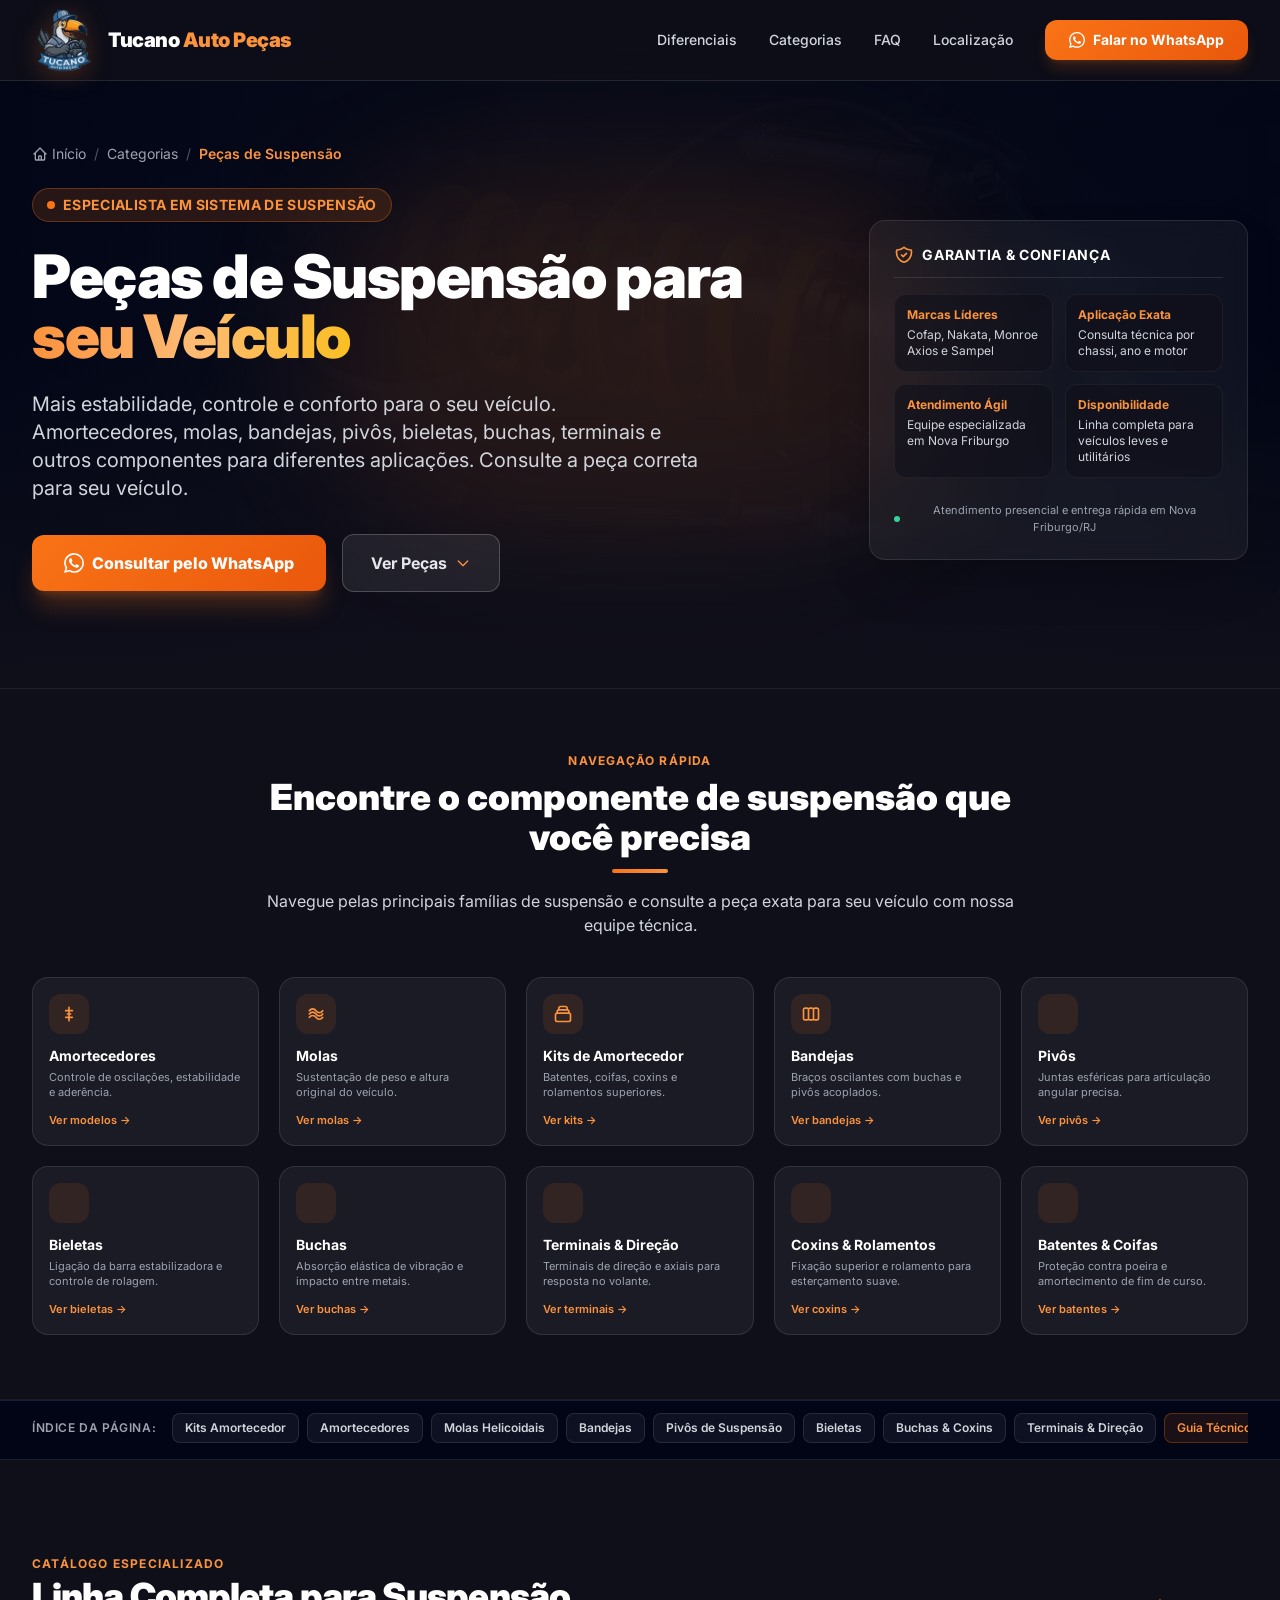
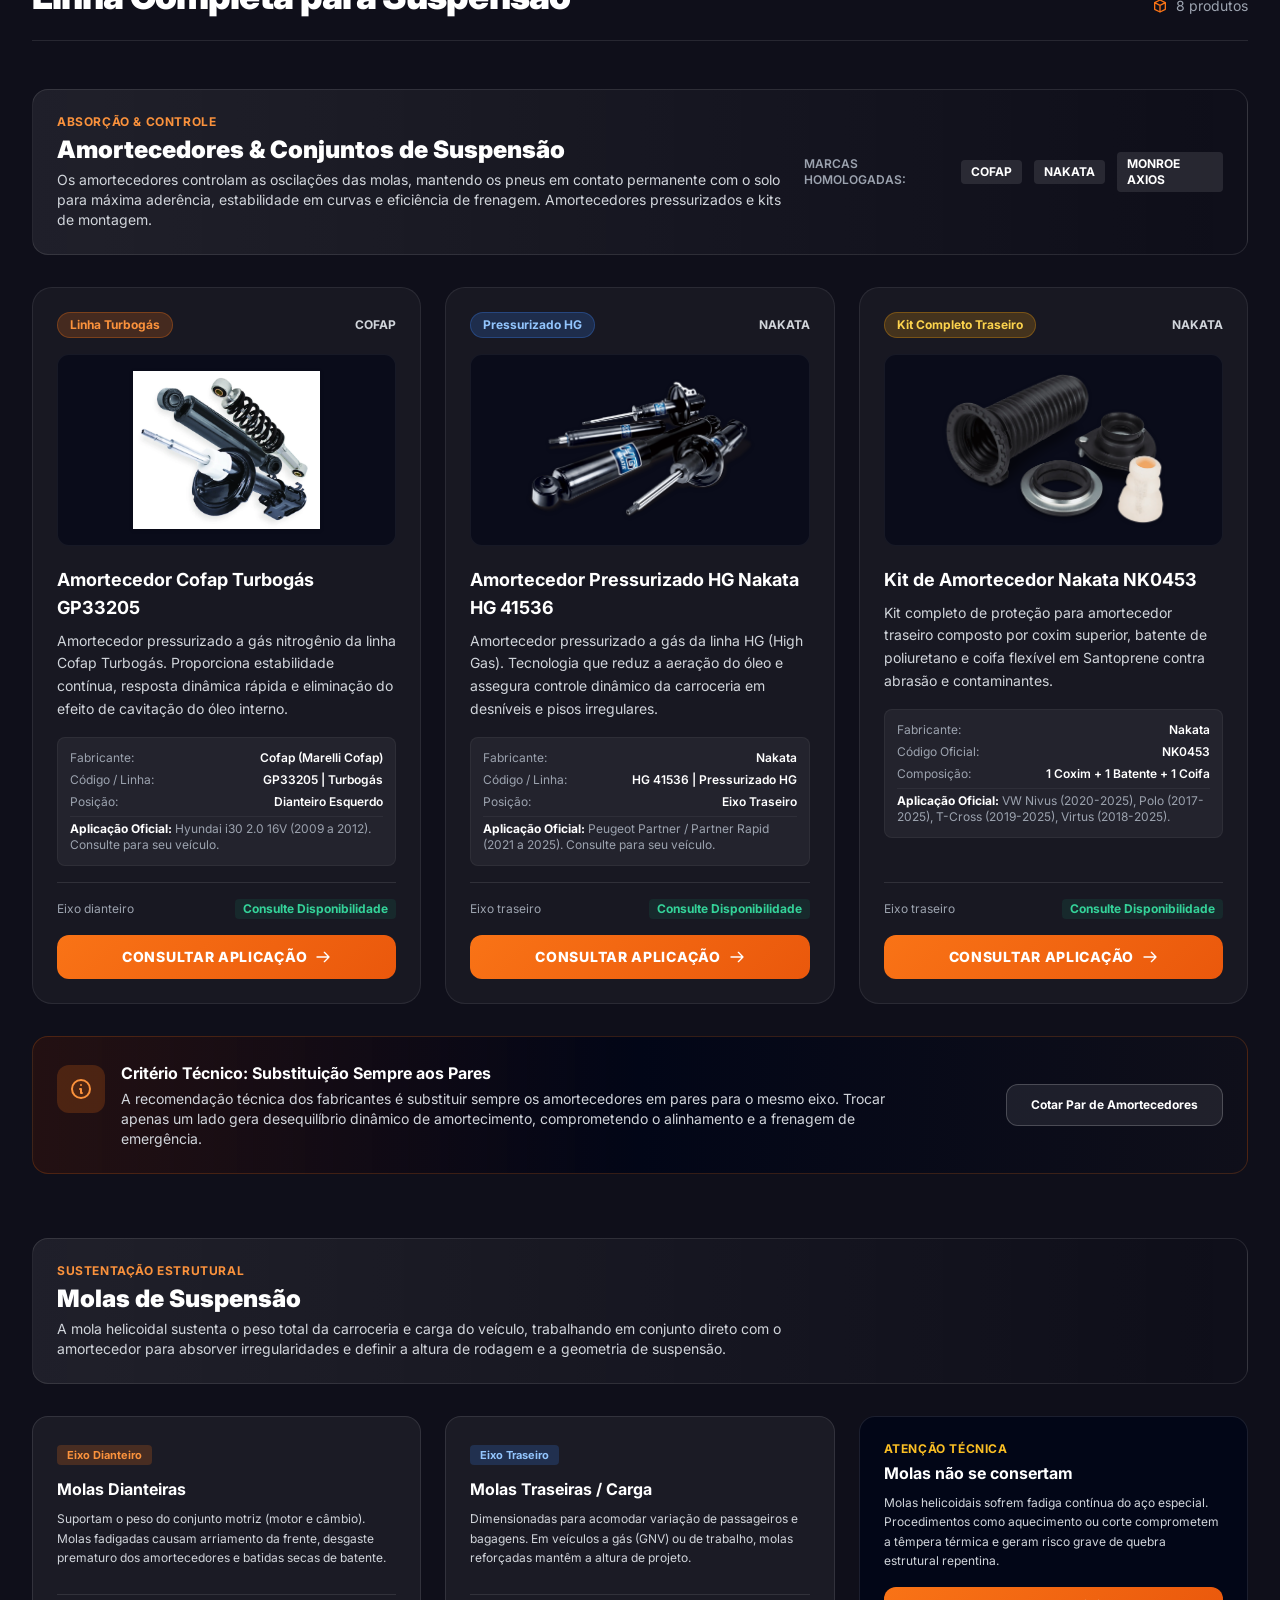
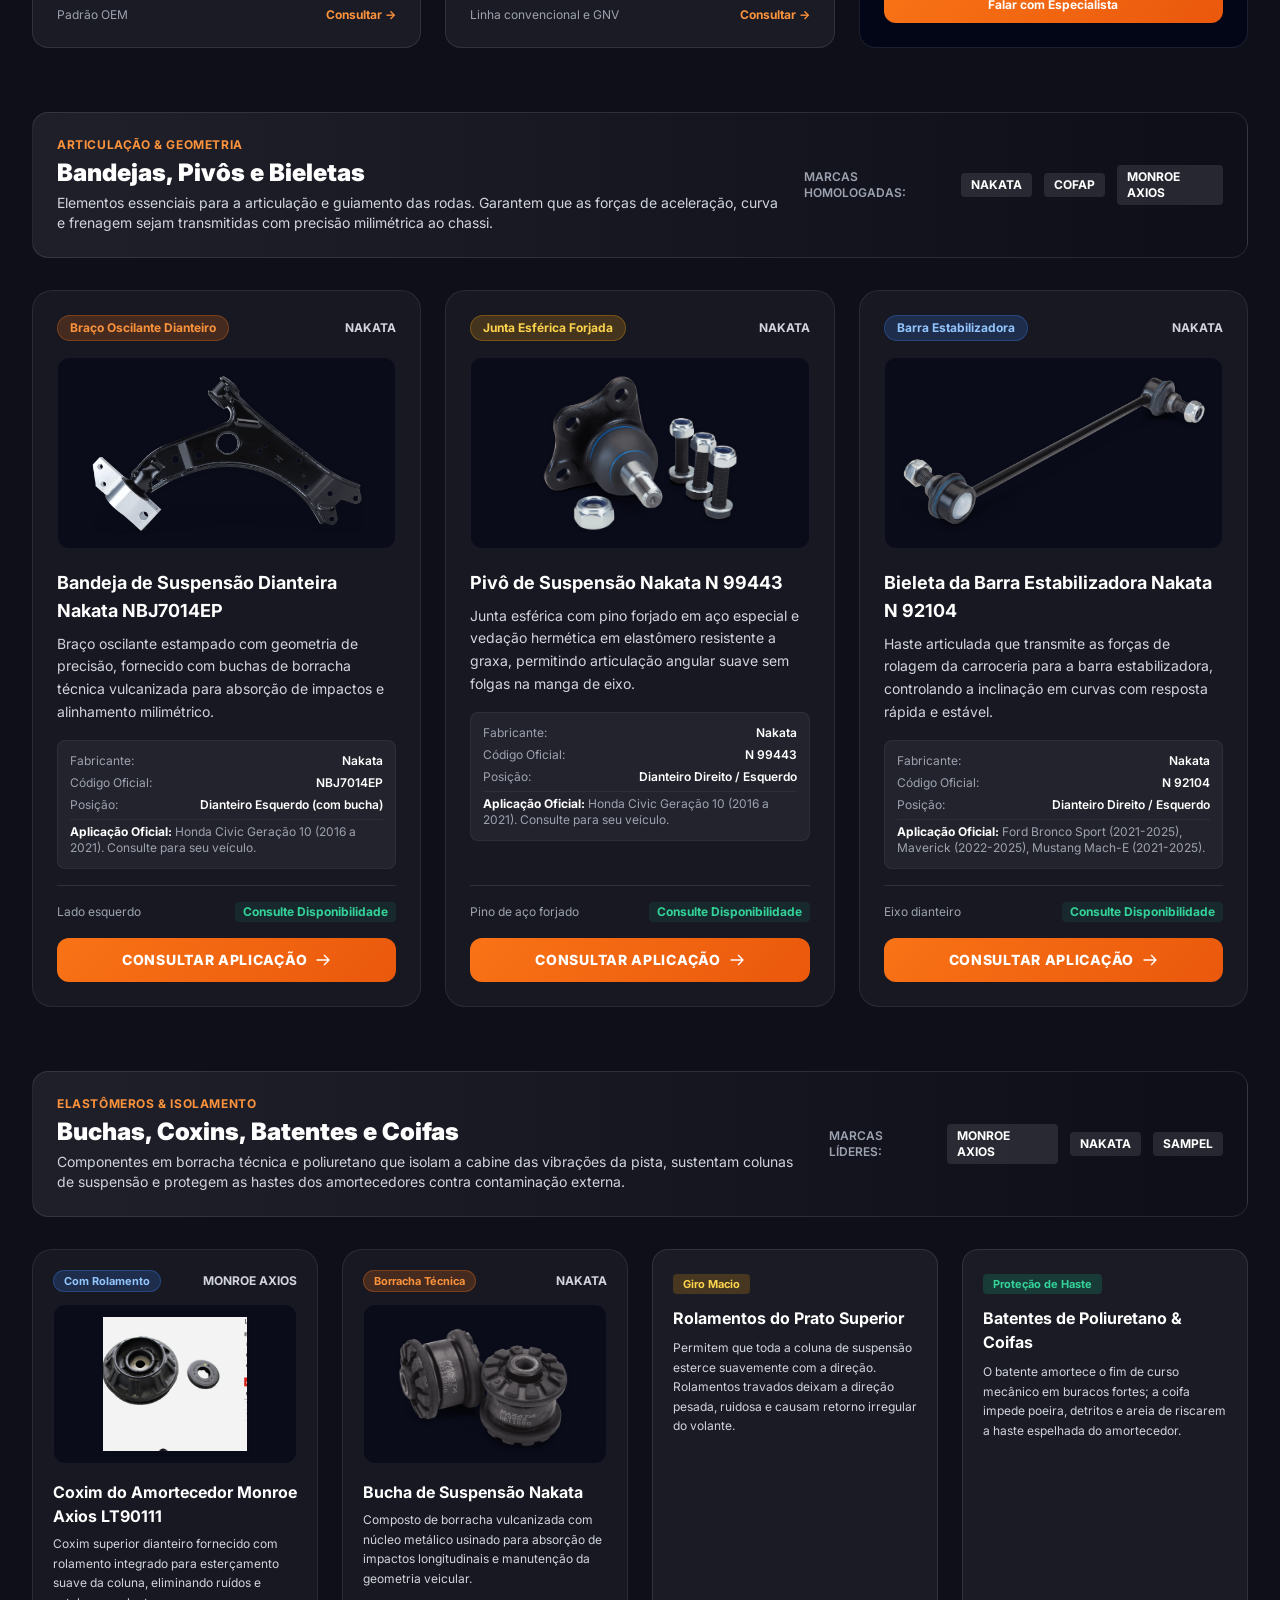
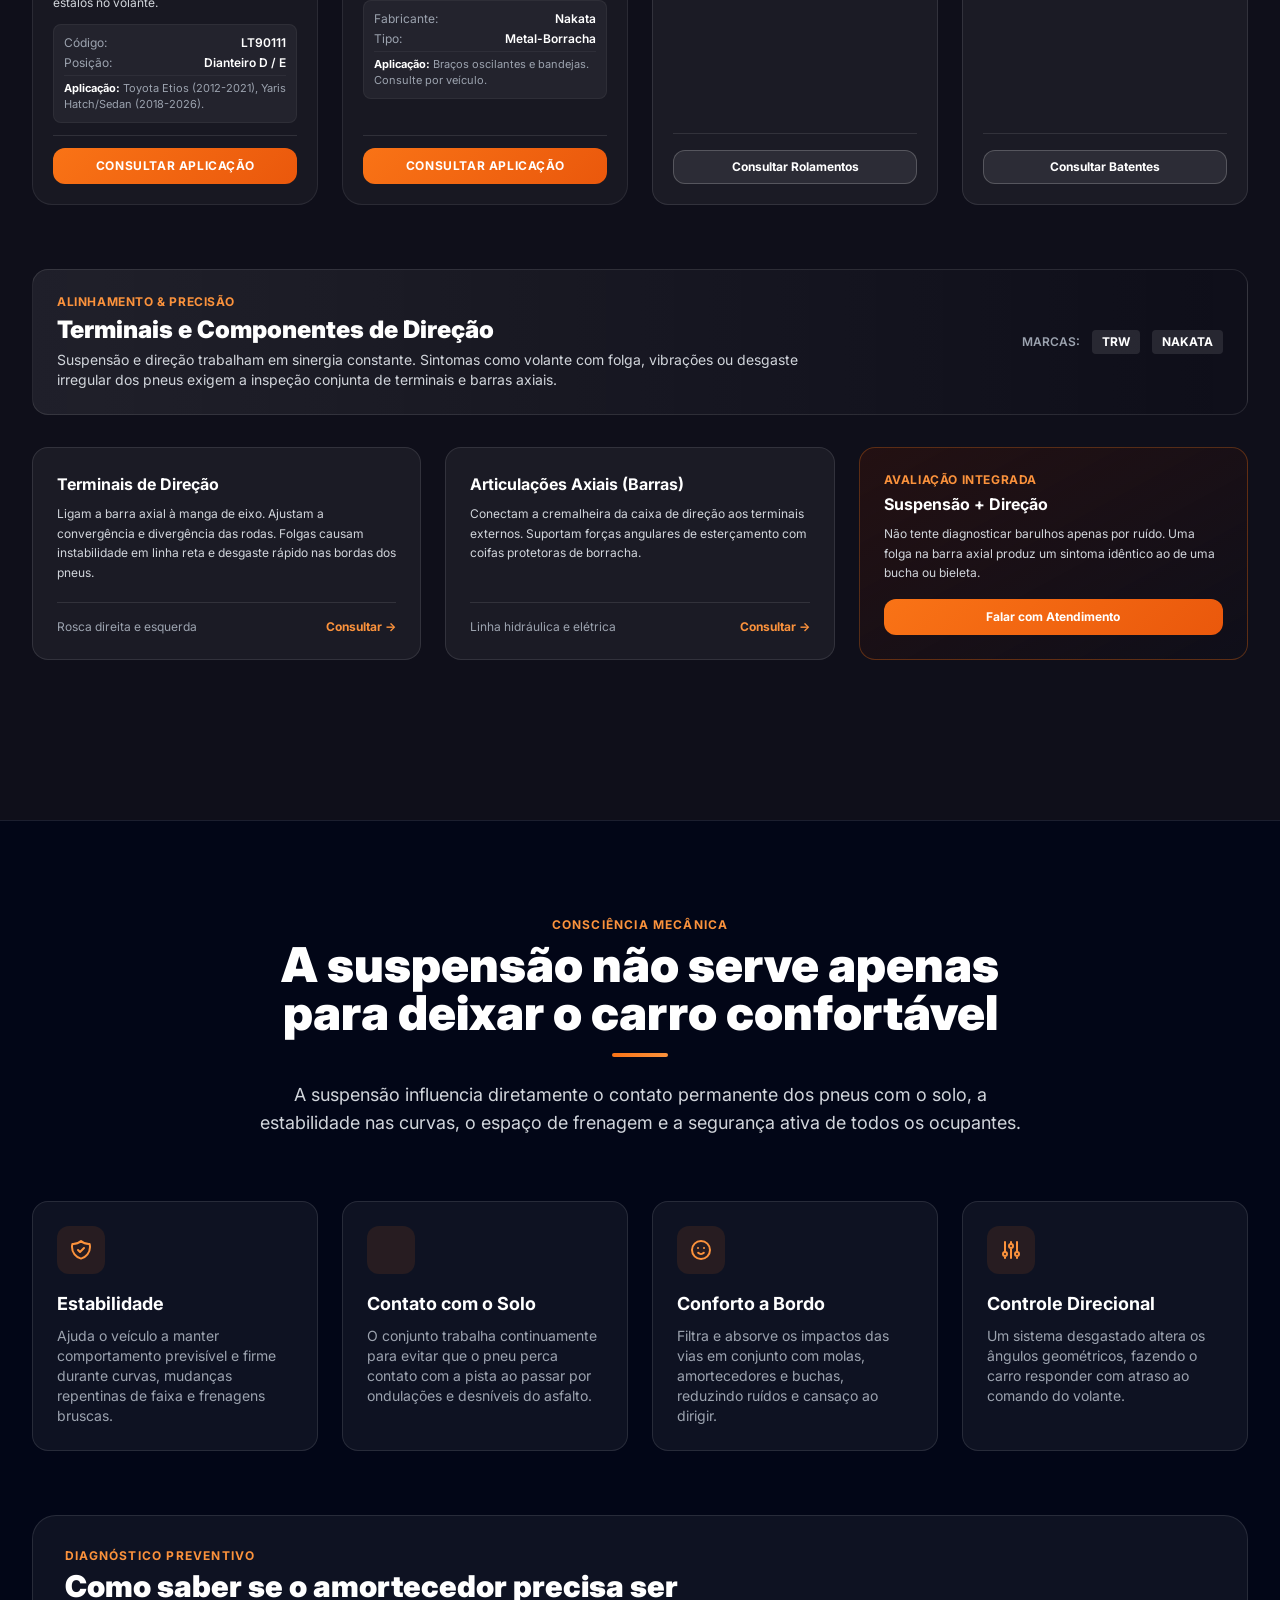
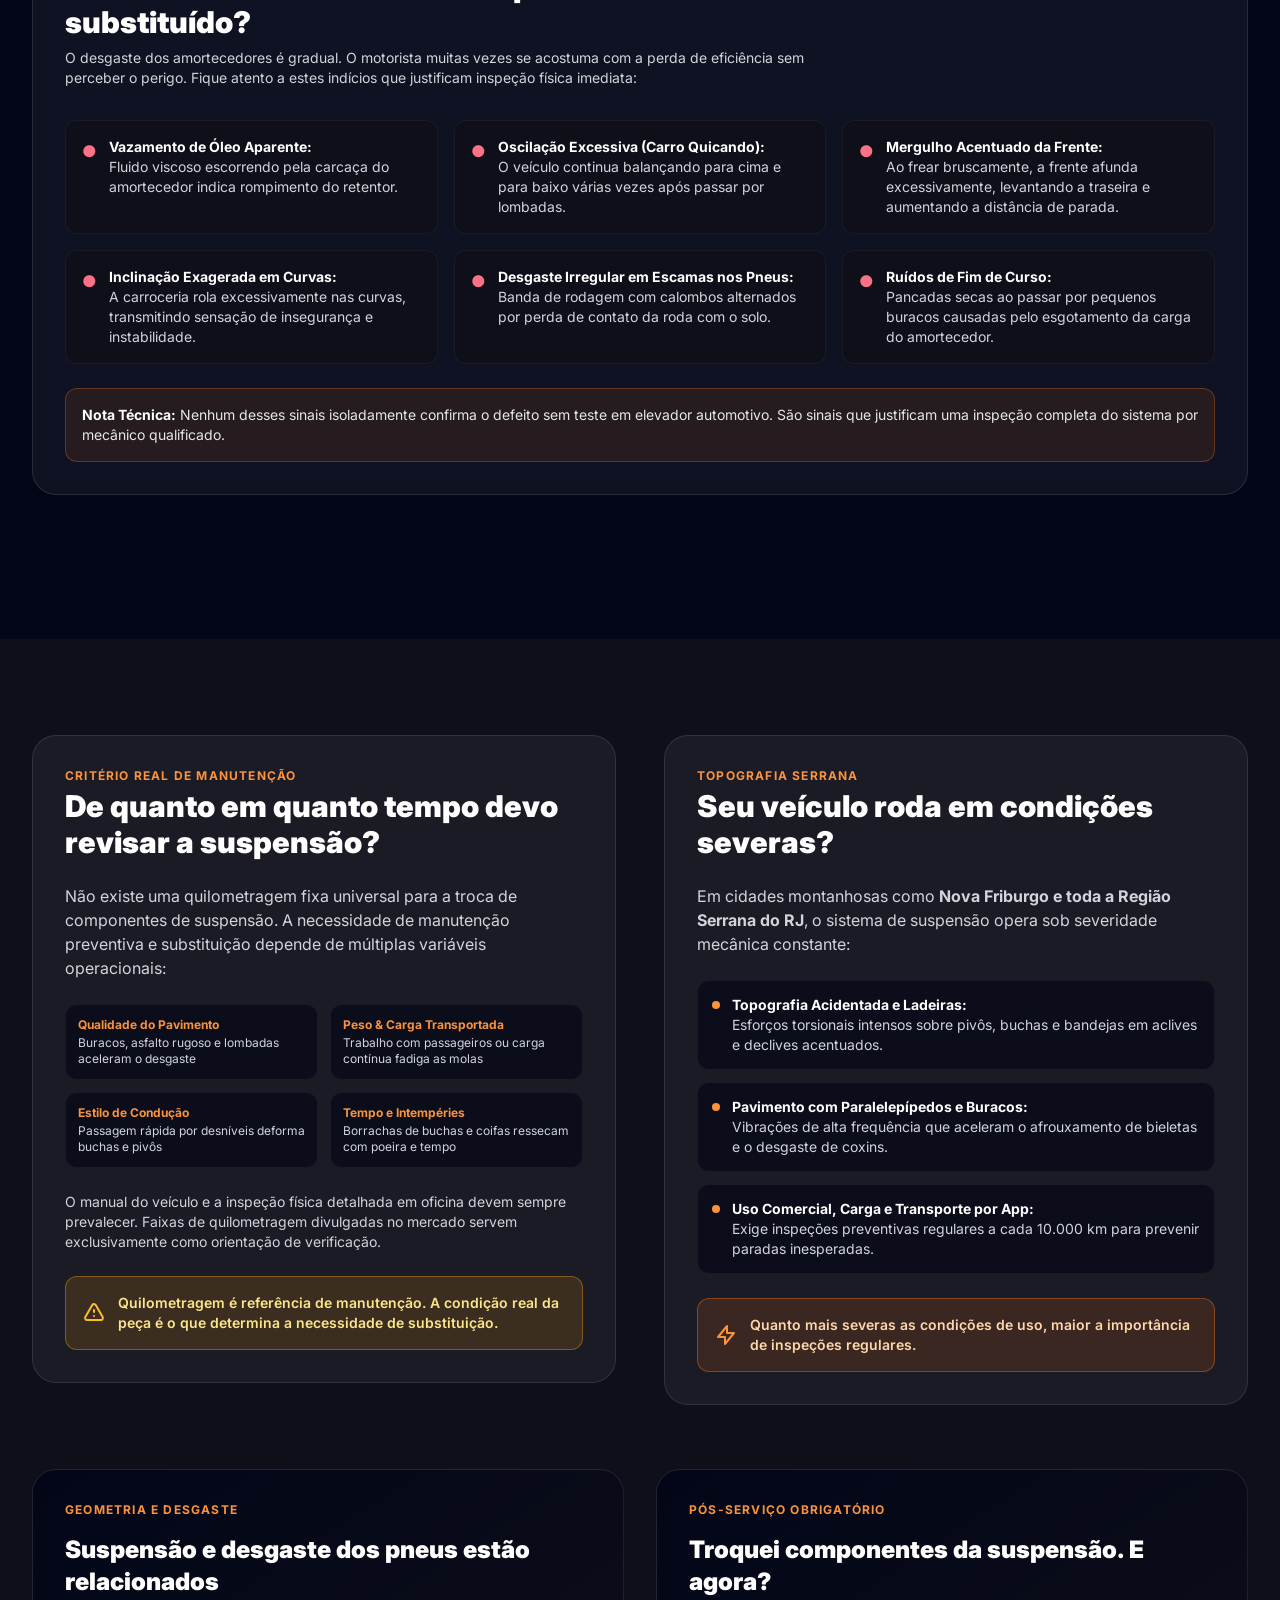
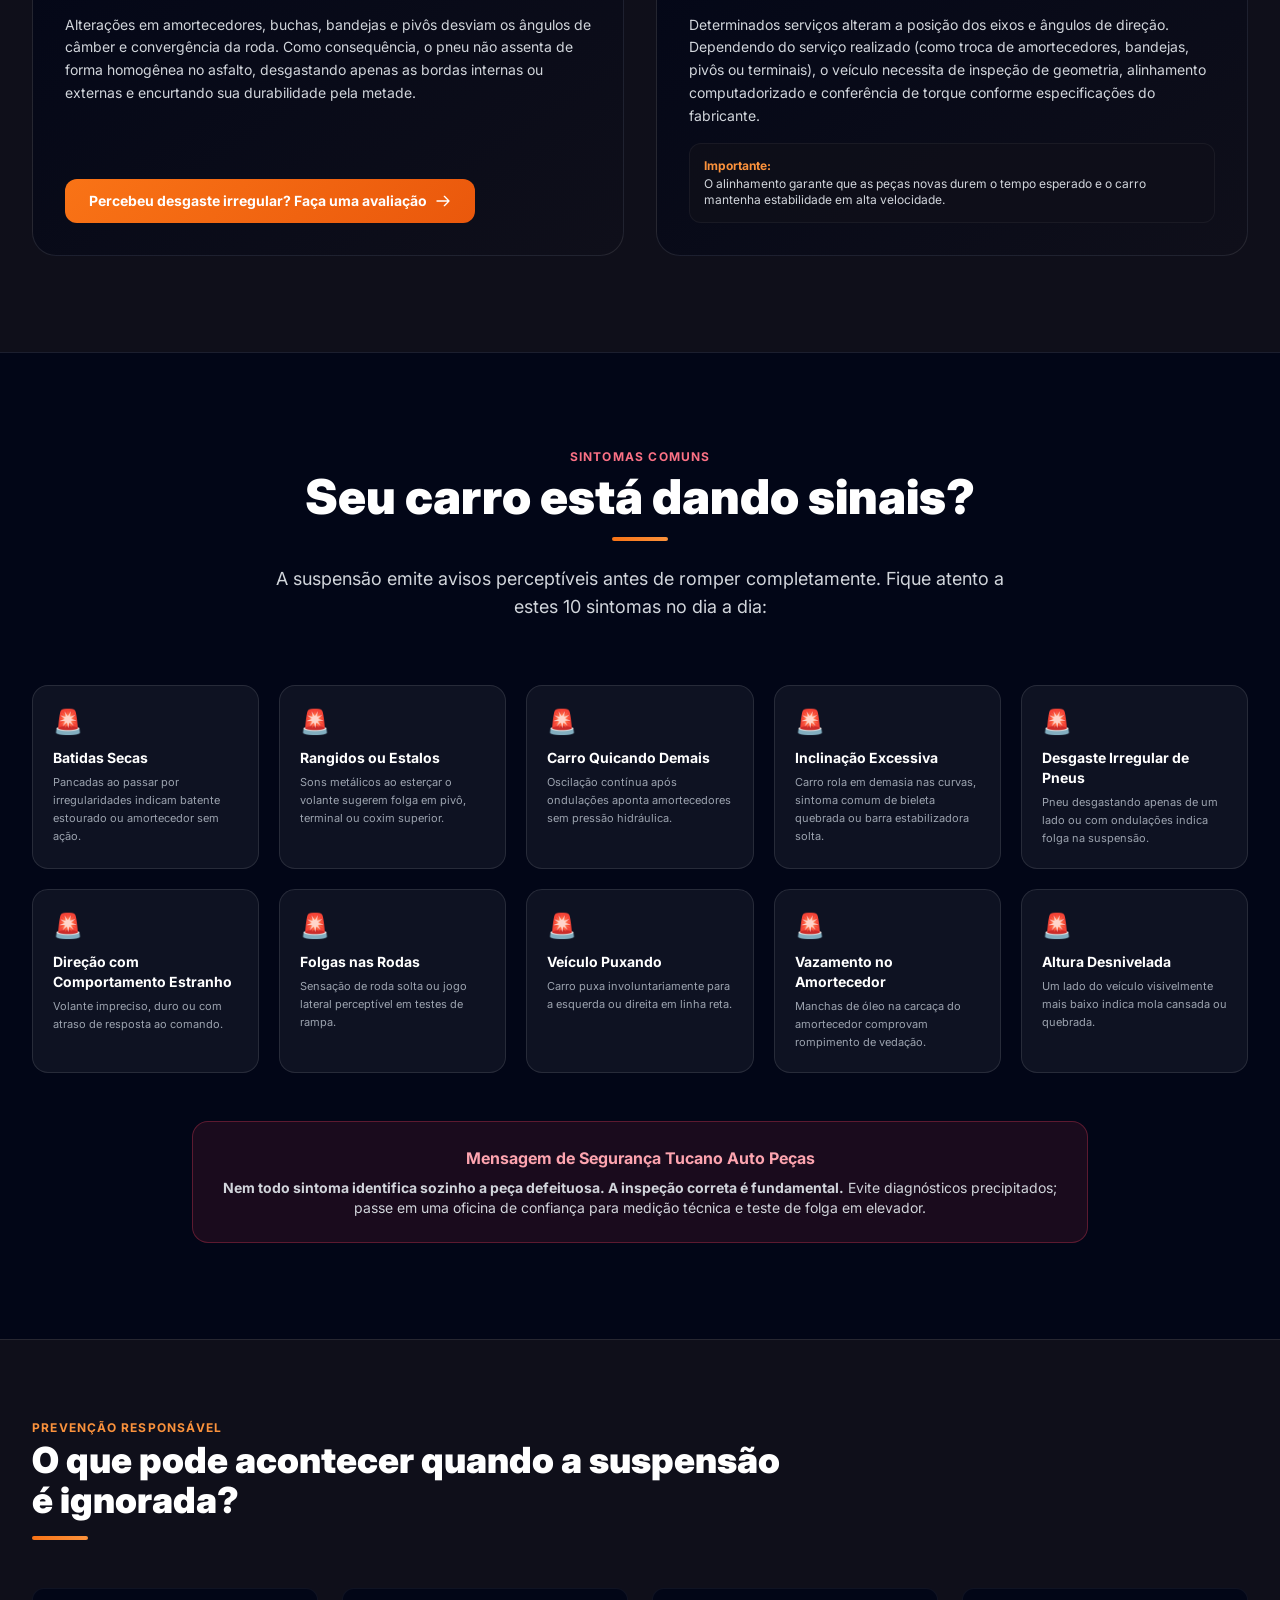
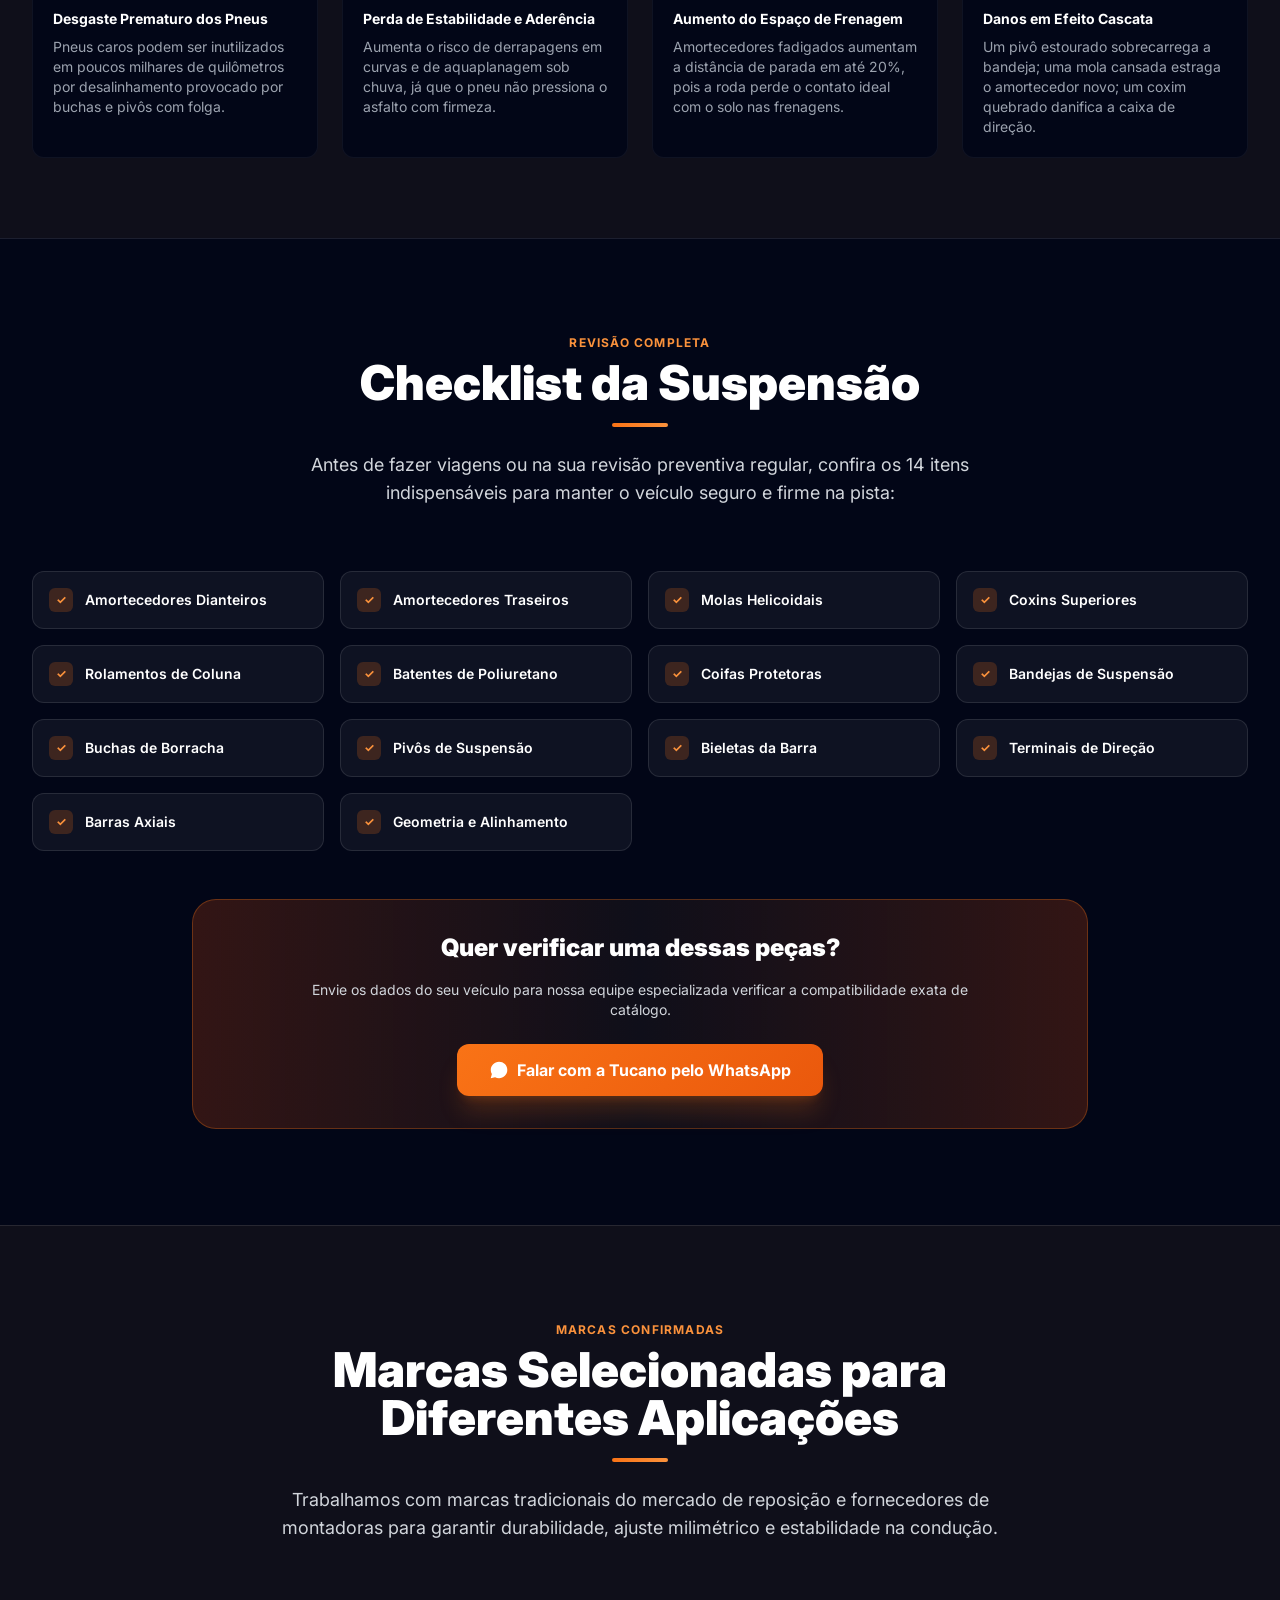
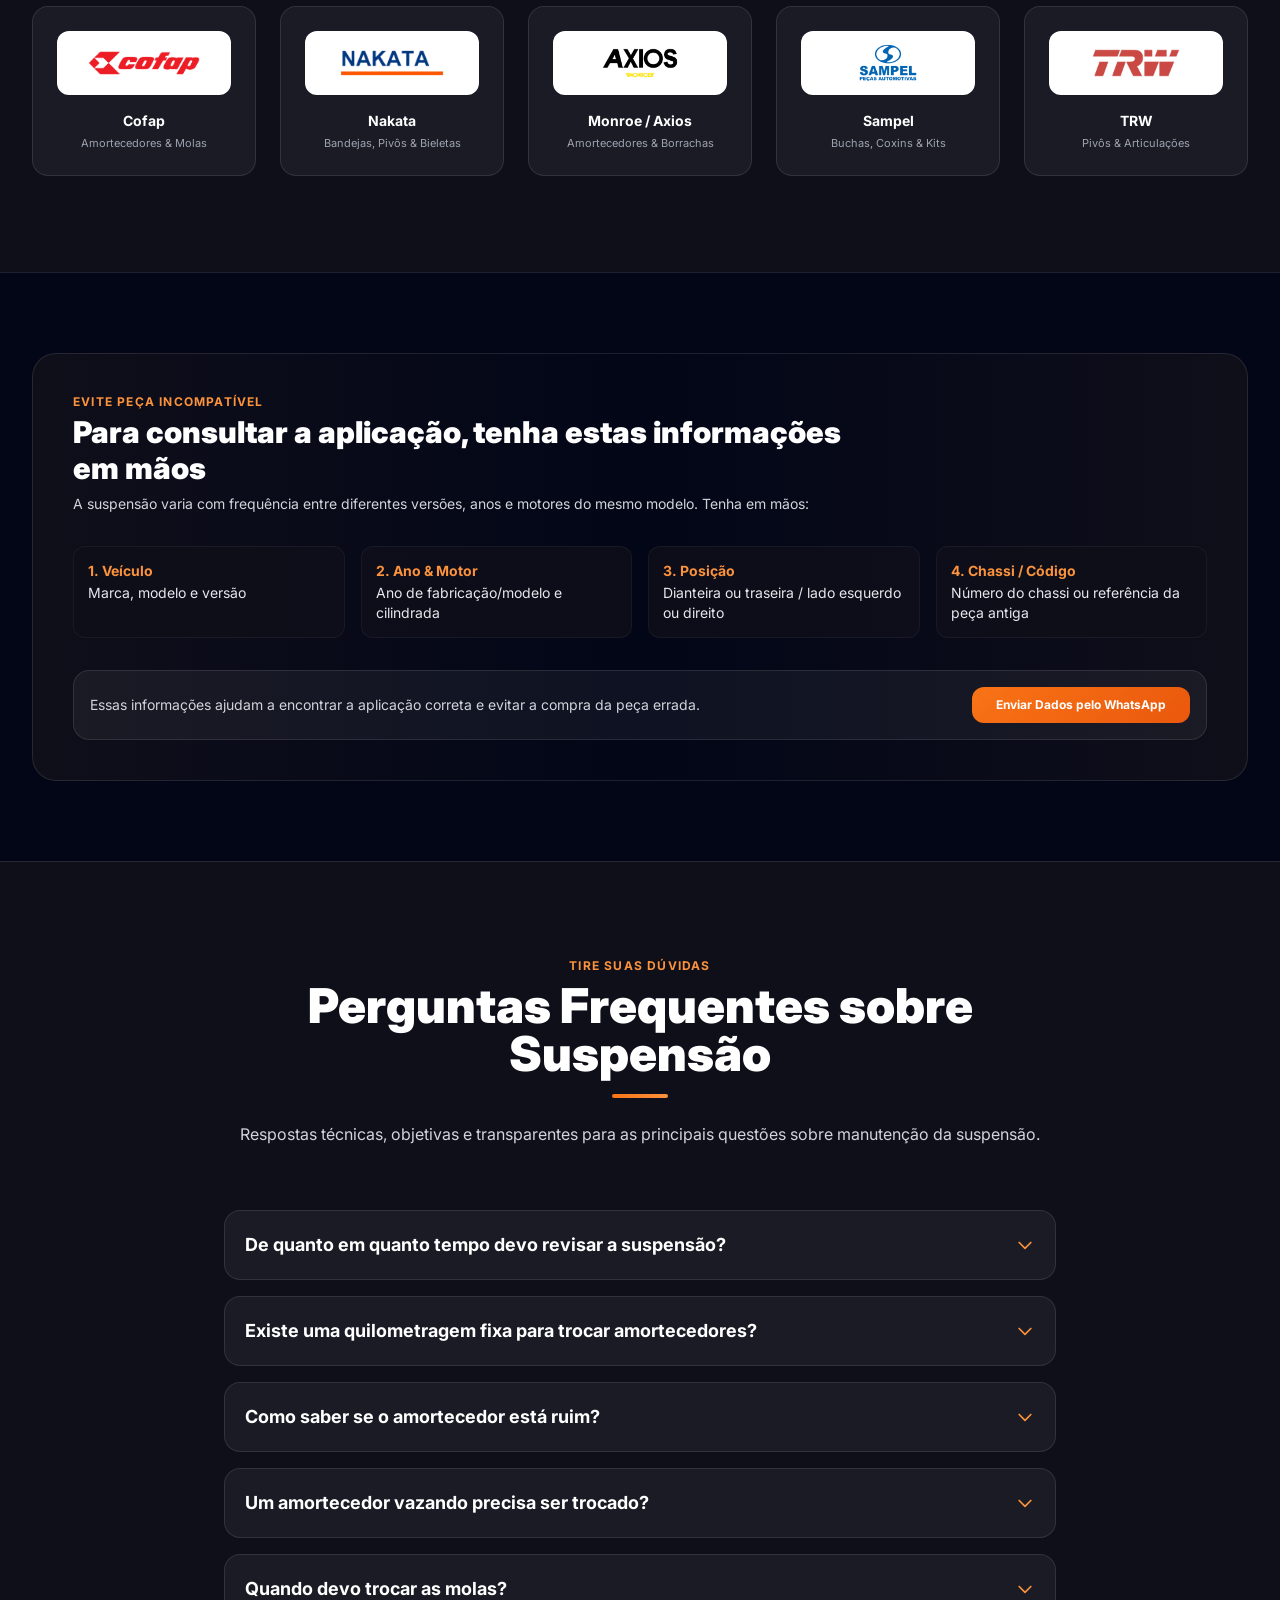
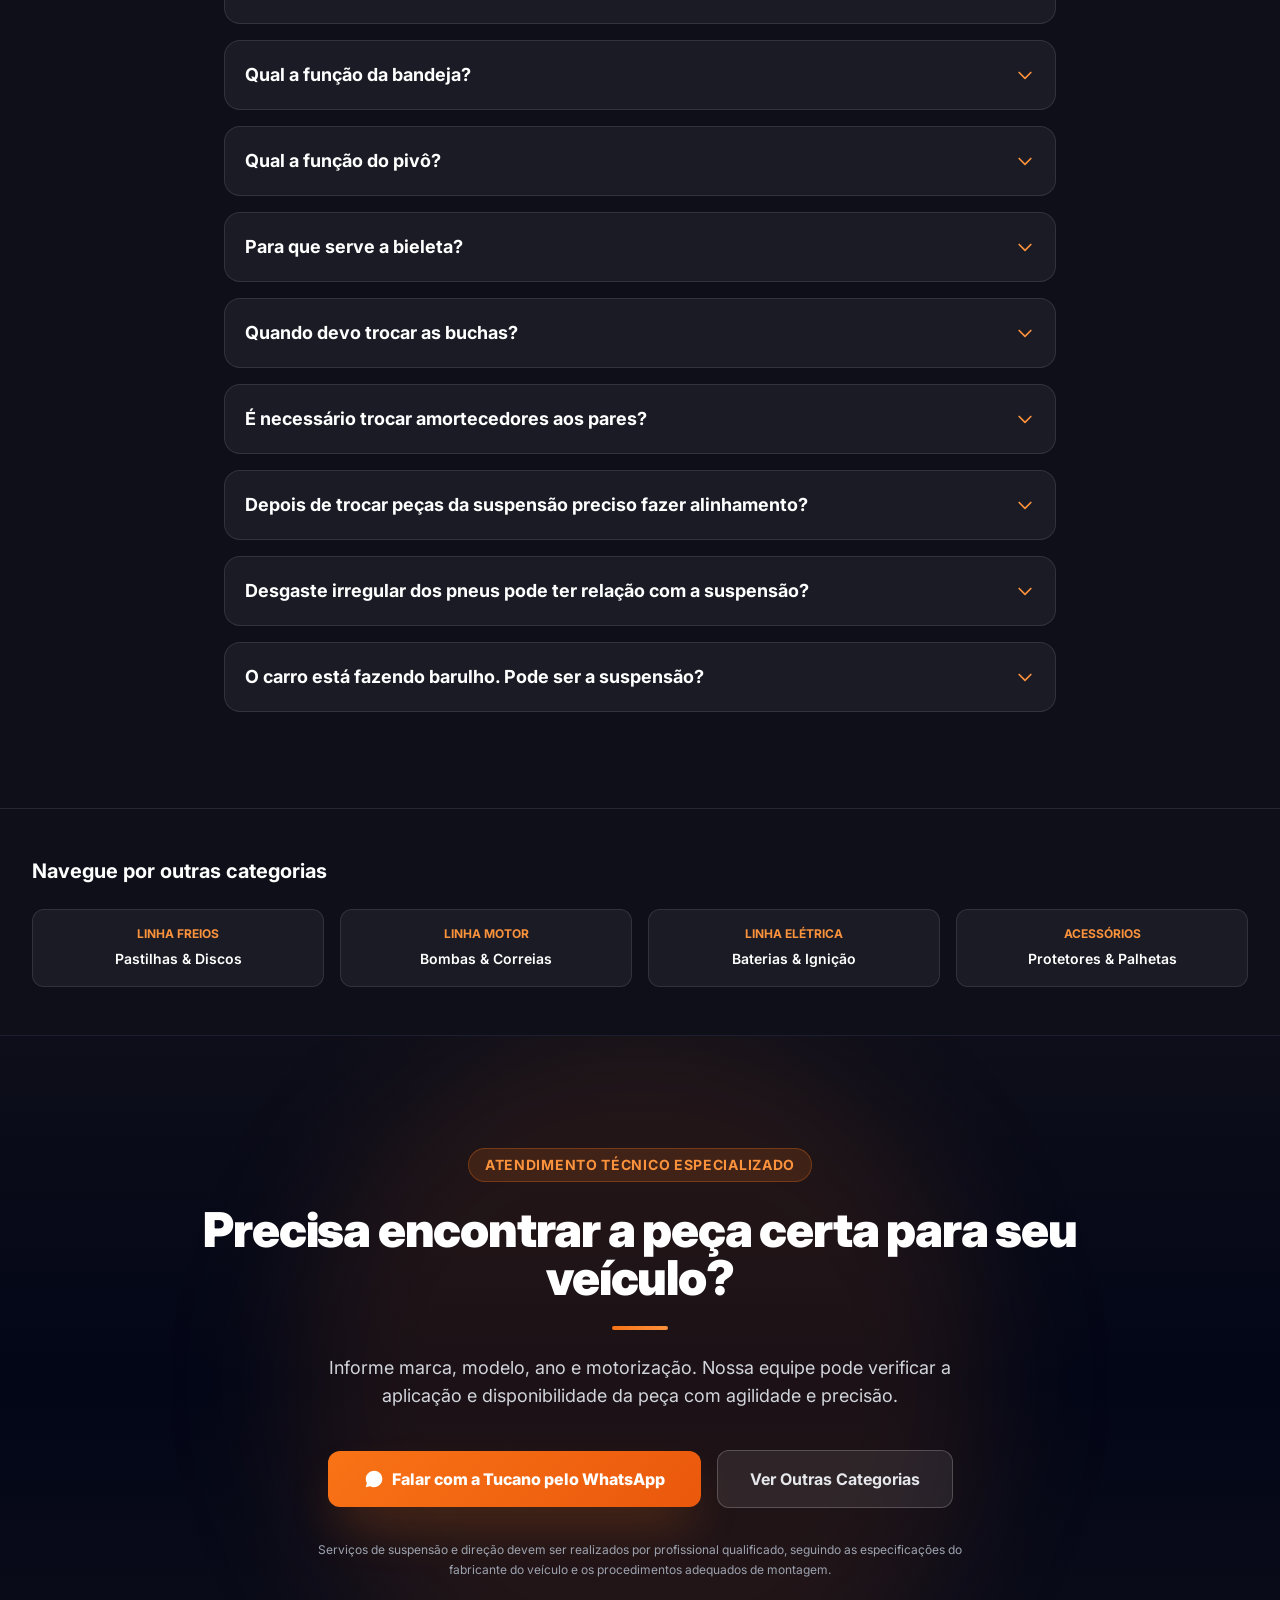
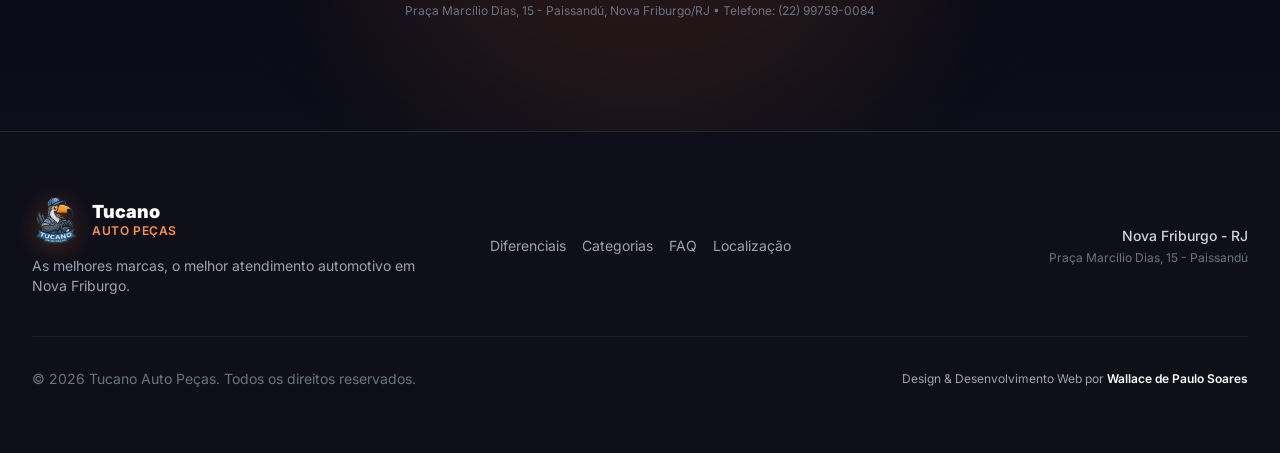
<file: suspensao.html>
<!DOCTYPE html>
<html lang="pt-BR" class="scroll-smooth">

<head>
    <meta charset="UTF-8">
    <!-- DevSecOps: Blindagem de Preview e Seguranca -->
    <meta name="robots" content="noindex, nofollow, noarchive">
    <meta http-equiv="X-Content-Type-Options" content="nosniff">
    <meta http-equiv="X-Frame-Options" content="DENY">
    <meta name="referrer" content="strict-origin-when-cross-origin">
    <meta name="viewport" content="width=device-width, initial-scale=1.0">
    <meta name="description"
        content="Peças de Suspensão Automotiva em Nova Friburgo/RJ. Amortecedores, molas, bandejas, pivôs, bieletas, buchas e kits de suspensão Cofap, Nakata, Monroe Axios e Sampel na Tucano Auto Peças.">
    <title>Peças de Suspensão Automotiva | Tucano Auto Peças - Nova Friburgo/RJ</title>

    <!-- Canonical & Favicon -->
    <link rel="canonical" href="https://tucanoautopecas.com.br/suspensao.html">
    <!-- Favicon & Icons -->
    <link rel="icon" type="image/x-icon" href="favicon.ico">
    <link rel="icon" type="image/png" sizes="32x32" href="assets/icons/favicon-32x32.png">
    <link rel="icon" type="image/png" sizes="16x16" href="assets/icons/favicon-16x16.png">
    <link rel="apple-touch-icon" sizes="192x192" href="assets/icons/icon-192.png">
    <link rel="icon" type="image/svg+xml" href="assets/icons/app-icon.svg">

    <!-- Open Graph -->
    <meta property="og:title" content="Peças de Suspensão Automotiva | Tucano Auto Peças">
    <meta property="og:description"
        content="Mais estabilidade, controle e conforto para o seu veículo. Amortecedores, molas, bandejas, pivôs, bieletas e buchas com atendimento especializado em Nova Friburgo/RJ.">
    <meta property="og:type" content="website">
    <meta property="og:url" content="https://tucanoautopecas.com.br/suspensao.html">
    <meta property="og:image" content="https://tucanoautopecas.com.br/assets/images/categories/suspensao.jpg">
    <meta property="og:locale" content="pt_BR">
    <meta property="og:site_name" content="Tucano Auto Peças">

    <!-- Twitter Cards -->
    <meta name="twitter:card" content="summary_large_image">
    <meta name="twitter:title" content="Peças de Suspensão Automotiva | Tucano Auto Peças">
    <meta name="twitter:description"
        content="Encontre amortecedores, molas, bandejas e kits de suspensão com pronta entrega e suporte técnico via WhatsApp em Nova Friburgo.">
    <meta name="twitter:image" content="https://tucanoautopecas.com.br/assets/images/categories/suspensao.jpg">
    <meta name="twitter:site" content="@tucanoautopecas">

    <!-- Structured Data (Schema.org): BreadcrumbList, AutoPartsStore & FAQPage -->
    <script type="application/ld+json">
{
    "@context": "https://schema.org",
    "@graph": [
        {
            "@type": "BreadcrumbList",
            "itemListElement": [
                {
                    "@type": "ListItem",
                    "position": 1,
                    "name": "Início",
                    "item": "https://tucanoautopecas.com.br/"
                },
                {
                    "@type": "ListItem",
                    "position": 2,
                    "name": "Categorias",
                    "item": "https://tucanoautopecas.com.br/#categorias"
                },
                {
                    "@type": "ListItem",
                    "position": 3,
                    "name": "Peças de Suspensão",
                    "item": "https://tucanoautopecas.com.br/suspensao.html"
                }
            ]
        },
        {
            "@type": "AutoPartsStore",
            "name": "Tucano Auto Peças",
            "image": "https://tucanoautopecas.com.br/assets/images/categories/suspensao.jpg",
            "telephone": "+5522997590084",
            "url": "https://tucanoautopecas.com.br/suspensao.html",
            "address": {
                "@type": "PostalAddress",
                "streetAddress": "Praça Marcílio Dias, 15",
                "addressLocality": "Nova Friburgo",
                "addressRegion": "RJ",
                "postalCode": "28615-035",
                "addressCountry": "BR"
            },
            "areaServed": {
                "@type": "AdministrativeArea",
                "name": "Nova Friburgo e Região Serrana"
            }
        },
        {
            "@type": "FAQPage",
            "mainEntity": [
                {
                    "@type": "Question",
                    "name": "De quanto em quanto tempo devo revisar a suspensão?",
                    "acceptedAnswer": {
                        "@type": "Answer",
                        "text": "Recomenda-se realizar uma inspeção preventiva a cada 10.000 km a 15.000 km ou sempre que fizer o alinhamento e balanceamento das rodas. Em regiões com pavimento irregular ou uso severo (como a topografia serrana de Nova Friburgo), as vistorias visuais de folgas e vazamentos devem ser antecipadas."
                    }
                },
                {
                    "@type": "Question",
                    "name": "Existe uma quilometragem fixa para trocar amortecedores?",
                    "acceptedAnswer": {
                        "@type": "Answer",
                        "text": "Não existe quilometragem universal rígida. A vida útil dos amortecedores varia drasticamente com o tipo de piso, carga transportada e condução. O hodômetro serve apenas como marco para vistorias periódicas; a troca é determinada pelo teste de eficiência e constatação de vazamentos ou fadiga física."
                    }
                },
                {
                    "@type": "Question",
                    "name": "Como saber se o amortecedor está ruim?",
                    "acceptedAnswer": {
                        "@type": "Answer",
                        "text": "Sinais como vazamento evidente de fluido hidráulico no corpo do amortecedor, balanço contínuo da carroceria após lombadas (veículo quicando), mergulho acentuado da frente em frenagens e desgaste irregular dos pneus em escamas justificam avaliação imediata."
                    }
                },
                {
                    "@type": "Question",
                    "name": "Um amortecedor vazando precisa ser trocado?",
                    "acceptedAnswer": {
                        "@type": "Answer",
                        "text": "Sim. Vazamento de óleo pela haste indica que o retentor principal rompeu. Com a perda do fluido interno, o amortecedor perde a capacidade de conter as oscilações da mola, comprometendo a frenagem e a aderência dos pneus ao solo."
                    }
                },
                {
                    "@type": "Question",
                    "name": "Quando devo trocar as molas?",
                    "acceptedAnswer": {
                        "@type": "Answer",
                        "text": "As molas devem ser substituídas quando apresentarem perda de altura da carroceria (veículo arriado), batidas de fim de curso frequentes, marcas de elos batendo entre si, trincas ou ferrugem profunda, além de ser recomendada a troca preventiva em substituições de amortecedores de alta quilometragem."
                    }
                },
                {
                    "@type": "Question",
                    "name": "Qual a função da bandeja?",
                    "acceptedAnswer": {
                        "@type": "Answer",
                        "text": "A bandeja (braço oscilante) é o elemento estrutural que conecta o cubo da roda ao subchassi da carroceria. Ela posiciona a roda na geometria correta e suporta esforços laterais e longitudinais em acelerações, curvas e frenagens através de suas buchas e pivô."
                    }
                },
                {
                    "@type": "Question",
                    "name": "Qual a função do pivô?",
                    "acceptedAnswer": {
                        "@type": "Answer",
                        "text": "O pivô de suspensão é uma junta esférica que permite a articulação angular da manga de eixo em relação à bandeja. Ele possibilita que a roda esterce para a direção e se movimente verticalmente com a suspensão ao mesmo tempo."
                    }
                },
                {
                    "@type": "Question",
                    "name": "Para que serve a bieleta?",
                    "acceptedAnswer": {
                        "@type": "Answer",
                        "text": "A bieleta é uma haste articulada com pivôs ou buchas que conecta a barra estabilizadora à coluna de suspensão ou à bandeja, transmitindo as forças que controlam a inclinação lateral (rolagem) da carroceria em curvas."
                    }
                },
                {
                    "@type": "Question",
                    "name": "Quando devo trocar as buchas?",
                    "acceptedAnswer": {
                        "@type": "Answer",
                        "text": "As buchas de borracha devem ser substituídas quando apresentarem ressecamento acentuado, trincas, rasgos, folgas radiais perceptíveis na alavanca ou folgas que causem estalos metálicos e perda de alinhamento direcional."
                    }
                },
                {
                    "@type": "Question",
                    "name": "É necessário trocar amortecedores aos pares?",
                    "acceptedAnswer": {
                        "@type": "Answer",
                        "text": "Sim. A recomendação técnica dos fabricantes é substituir sempre os amortecedores em pares para o mesmo eixo (dianteiro ou traseiro). Trocar apenas um lado gera desequilíbrio dinâmico de amortecimento, prejudicando a estabilidade em curvas e frenagens."
                    }
                },
                {
                    "@type": "Question",
                    "name": "Depois de trocar peças da suspensão preciso fazer alinhamento?",
                    "acceptedAnswer": {
                        "@type": "Answer",
                        "text": "Na grande maioria dos casos, sim. Serviços que envolvem amortecedores, bandejas, pivôs, buchas e terminais de direção alteram os ângulos de cáster, câmber e convergência da geometria veicular, exigindo conferência e alinhamento profissional."
                    }
                },
                {
                    "@type": "Question",
                    "name": "Desgaste irregular dos pneus pode ter relação com a suspensão?",
                    "acceptedAnswer": {
                        "@type": "Answer",
                        "text": "Sim, diretamente. Folgas em buchas e pivôs, bandejas empenadas ou amortecedores sem pressão alteram o contato plano do pneu com a pista, gerando desgaste concentrado nas bordas internas, externas ou escamação na banda de rodagem."
                    }
                },
                {
                    "@type": "Question",
                    "name": "O carro está fazendo barulho. Pode ser a suspensão?",
                    "acceptedAnswer": {
                        "@type": "Answer",
                        "text": "Pode ser, mas uma inspeção profissional é indispensável para confirmar a causa. Barulhos secos em desníveis costumam envolver bieletas, buchas ou coxins, mas problemas na caixa de direção, freios ou escapamento podem produzir ruídos semelhantes."
                    }
                }
            ]
        },
        {
            "@type": "Product",
            "name": "Amortecedor Cofap Turbogás GP33205",
            "image": "https://tucanoautopecas.com.br/assets/images/products/suspensao/cofap/cofap-amortecedor-turbogas-gp33205.webp",
            "description": "Amortecedor pressurizado a gás nitrogênio da linha Cofap Turbogás. Proporciona estabilidade contínua, resposta dinâmica rápida e eliminação do efeito de cavitação.",
            "sku": "GP33205",
            "mpn": "GP33205",
            "brand": {
                "@type": "Brand",
                "name": "Cofap"
            },
            "offers": {
                "@type": "Offer",
                "url": "https://tucanoautopecas.com.br/suspensao.html#prod-suspensao-1",
                "priceCurrency": "BRL",
                "price": "0.00",
                "availability": "https://schema.org/InStock",
                "itemCondition": "https://schema.org/NewCondition",
                "seller": {
                    "@type": "AutoPartsStore",
                    "name": "Tucano Auto Peças"
                }
            }
        },
        {
            "@type": "Product",
            "name": "Amortecedor Pressurizado HG Nakata HG 41536",
            "image": "https://tucanoautopecas.com.br/assets/images/products/suspensao/nakata/nakata-amortecedor-hg41536.webp",
            "description": "Amortecedor pressurizado a gás da linha Nakata HG (High Gas). Assegura controle direcional superior e absorção balanceada de impactos no eixo traseiro.",
            "sku": "HG 41536",
            "mpn": "HG 41536",
            "brand": {
                "@type": "Brand",
                "name": "Nakata"
            },
            "offers": {
                "@type": "Offer",
                "url": "https://tucanoautopecas.com.br/suspensao.html#amortecedores",
                "priceCurrency": "BRL",
                "price": "0.00",
                "availability": "https://schema.org/InStock",
                "itemCondition": "https://schema.org/NewCondition",
                "seller": {
                    "@type": "AutoPartsStore",
                    "name": "Tucano Auto Peças"
                }
            }
        },
        {
            "@type": "Product",
            "name": "Kit de Amortecedor Nakata NK0453",
            "image": "https://tucanoautopecas.com.br/assets/images/products/suspensao/nakata/nakata-kit-amortecedor-nk0453.webp",
            "description": "Kit de amortecedor traseiro composto por coxim, batente de poliuretano e coifa protetora em Santoprene contra contaminantes e desgaste de haste.",
            "sku": "NK0453",
            "mpn": "NK0453",
            "brand": {
                "@type": "Brand",
                "name": "Nakata"
            },
            "offers": {
                "@type": "Offer",
                "url": "https://tucanoautopecas.com.br/suspensao.html#kits-amortecedor",
                "priceCurrency": "BRL",
                "price": "0.00",
                "availability": "https://schema.org/InStock",
                "itemCondition": "https://schema.org/NewCondition",
                "seller": {
                    "@type": "AutoPartsStore",
                    "name": "Tucano Auto Peças"
                }
            }
        },
        {
            "@type": "Product",
            "name": "Bandeja de Suspensão Dianteira Nakata NBJ7014EP",
            "image": "https://tucanoautopecas.com.br/assets/images/products/suspensao/nakata/nakata-bandeja-nbj7014ep.webp",
            "description": "Braço oscilante dianteiro esquerdo com bucha de borracha técnica integrada. Fabricado com precisão dimensional para geometria e alinhamento veicular perfeito.",
            "sku": "NBJ7014EP",
            "mpn": "NBJ7014EP",
            "brand": {
                "@type": "Brand",
                "name": "Nakata"
            },
            "offers": {
                "@type": "Offer",
                "url": "https://tucanoautopecas.com.br/suspensao.html#prod-suspensao-2",
                "priceCurrency": "BRL",
                "price": "0.00",
                "availability": "https://schema.org/InStock",
                "itemCondition": "https://schema.org/NewCondition",
                "seller": {
                    "@type": "AutoPartsStore",
                    "name": "Tucano Auto Peças"
                }
            }
        },
        {
            "@type": "Product",
            "name": "Pivô de Suspensão Nakata N 99443",
            "image": "https://tucanoautopecas.com.br/assets/images/products/suspensao/nakata/nakata-pivo-n99443.webp",
            "description": "Pivô de suspensão dianteiro com pino esférico forjado e vedação vedada de alta resistência. Permite articulação angular precisa da manga de eixo.",
            "sku": "N 99443",
            "mpn": "N 99443",
            "brand": {
                "@type": "Brand",
                "name": "Nakata"
            },
            "offers": {
                "@type": "Offer",
                "url": "https://tucanoautopecas.com.br/suspensao.html#prod-suspensao-3",
                "priceCurrency": "BRL",
                "price": "0.00",
                "availability": "https://schema.org/InStock",
                "itemCondition": "https://schema.org/NewCondition",
                "seller": {
                    "@type": "AutoPartsStore",
                    "name": "Tucano Auto Peças"
                }
            }
        },
        {
            "@type": "Product",
            "name": "Bieleta da Barra Estabilizadora Nakata N 92104",
            "image": "https://tucanoautopecas.com.br/assets/images/products/suspensao/nakata/nakata-bieleta-n92104.webp",
            "description": "Haste de ligação da barra estabilizadora com rótulas de precisão. Transmite as forças estabilizadoras contra a rolagem da carroceria em curvas.",
            "sku": "N 92104",
            "mpn": "N 92104",
            "brand": {
                "@type": "Brand",
                "name": "Nakata"
            },
            "offers": {
                "@type": "Offer",
                "url": "https://tucanoautopecas.com.br/suspensao.html#prod-suspensao-4",
                "priceCurrency": "BRL",
                "price": "0.00",
                "availability": "https://schema.org/InStock",
                "itemCondition": "https://schema.org/NewCondition",
                "seller": {
                    "@type": "AutoPartsStore",
                    "name": "Tucano Auto Peças"
                }
            }
        },
        {
            "@type": "Product",
            "name": "Coxim do Amortecedor Monroe Axios LT90111",
            "image": "https://tucanoautopecas.com.br/assets/images/products/suspensao/monroe-axios/monroe-axios-coxim-lt90111.webp",
            "description": "Coxim de amortecedor dianteiro com rolamento integrado da Monroe Axios. Isola vibrações estruturais e assegura giro leve e suave da coluna de direção.",
            "sku": "LT90111",
            "mpn": "LT90111",
            "brand": {
                "@type": "Brand",
                "name": "Monroe Axios"
            },
            "offers": {
                "@type": "Offer",
                "url": "https://tucanoautopecas.com.br/suspensao.html#coxins-montagem",
                "priceCurrency": "BRL",
                "price": "0.00",
                "availability": "https://schema.org/InStock",
                "itemCondition": "https://schema.org/NewCondition",
                "seller": {
                    "@type": "AutoPartsStore",
                    "name": "Tucano Auto Peças"
                }
            }
        },
        {
            "@type": "Product",
            "name": "Bucha de Suspensão Nakata",
            "image": "https://tucanoautopecas.com.br/assets/images/products/suspensao/nakata/nakata-bucha-suspensao.webp",
            "description": "Bucha de suspensão em borracha vulcanizada com carcaça metálica para braços oscilantes e bandejas. Absorve impactos e estabiliza a geometria de direção.",
            "brand": {
                "@type": "Brand",
                "name": "Nakata"
            },
            "offers": {
                "@type": "Offer",
                "url": "https://tucanoautopecas.com.br/suspensao.html#buchas",
                "priceCurrency": "BRL",
                "price": "0.00",
                "availability": "https://schema.org/InStock",
                "itemCondition": "https://schema.org/NewCondition",
                "seller": {
                    "@type": "AutoPartsStore",
                    "name": "Tucano Auto Peças"
                }
            }
        }
    ]
}
    </script>

    <!-- Google Fonts: Inter -->
    <link rel="preconnect" href="https://fonts.googleapis.com">
    <link rel="preconnect" href="https://fonts.gstatic.com" crossorigin>
    <link href="https://fonts.googleapis.com/css2?family=Inter:wght@300;400;500;600;700;800;900&display=swap"
        rel="stylesheet">
    <!-- Tailwind CSS (Compilado Localmente) -->
    <link rel="stylesheet" href="assets/css/tailwind.css">

    <!-- Custom Styles -->
    <style>
        @media (prefers-reduced-motion: reduce) {
            *, *::before, *::after {
                animation-duration: 0.01ms !important;
                animation-iteration-count: 1 !important;
                transition-duration: 0.01ms !important;
                scroll-behavior: auto !important;
            }
        }
        .reveal {
            opacity: 0;
            transform: translateY(20px);
            transition: opacity 0.6s cubic-bezier(0.16, 1, 0.3, 1), transform 0.6s cubic-bezier(0.16, 1, 0.3, 1);
        }

        .reveal.active {
            opacity: 1;
            transform: translateY(0);
        }

        .reveal-scale {
            opacity: 0;
            transform: scale(0.96);
            transition: opacity 0.5s ease-out, transform 0.5s ease-out;
        }

        .reveal-scale.active {
            opacity: 1;
            transform: scale(1);
        }

        .section-divider {
            width: 56px;
            height: 4px;
            background: linear-gradient(90deg, #f97316, #fb923c);
            border-radius: 2px;
        }

        .card-hover {
            transition: all 0.3s cubic-bezier(0.16, 1, 0.3, 1);
        }

        .card-hover:hover {
            transform: translateY(-4px);
            box-shadow: 0 20px 35px -10px rgba(249, 115, 22, 0.2);
            border-color: rgba(249, 115, 22, 0.4);
        }

        .navbar-scrolled {
            background: rgba(15, 23, 42, 0.95);
            backdrop-filter: blur(20px);
            border-bottom: 1px solid rgba(255, 255, 255, 0.1);
        }

        .btn-primary {
            background: linear-gradient(135deg, #f97316, #ea580c);
            transition: all 0.3s ease;
        }

        .btn-primary:hover {
            background: linear-gradient(135deg, #ea580c, #c2410c);
            transform: translateY(-2px);
            box-shadow: 0 10px 25px -5px rgba(249, 115, 22, 0.4);
        }

        .btn-secondary {
            background: rgba(255, 255, 255, 0.08);
            border: 1px solid rgba(255, 255, 255, 0.2);
            transition: all 0.3s ease;
        }

        .btn-secondary:hover {
            background: rgba(255, 255, 255, 0.14);
            border-color: rgba(249, 115, 22, 0.5);
            color: #ffffff;
        }

        /* Product Card Layout */
        .product-card {
            display: flex;
            flex-direction: column;
            justify-content: space-between;
            height: 100%;
            background: rgba(255, 255, 255, 0.04);
            border: 1px solid rgba(255, 255, 255, 0.08);
            border-radius: 1.25rem;
            overflow: hidden;
            transition: all 0.3s cubic-bezier(0.16, 1, 0.3, 1);
        }

        .product-card:hover {
            transform: translateY(-4px);
            border-color: rgba(249, 115, 22, 0.4);
            box-shadow: 0 20px 40px -15px rgba(249, 115, 22, 0.25);
            background: rgba(255, 255, 255, 0.06);
        }

        .line-clamp-2 {
            display: -webkit-box;
            -webkit-line-clamp: 2;
            -webkit-box-orient: vertical;
            overflow: hidden;
        }

        .line-clamp-3 {
            display: -webkit-box;
            -webkit-line-clamp: 3;
            -webkit-box-orient: vertical;
            overflow: hidden;
        }

        .no-scrollbar::-webkit-scrollbar {
            display: none;
        }
        .no-scrollbar {
            -ms-overflow-style: none;
            scrollbar-width: none;
        }

        details > summary::-webkit-details-marker {
            display: none;
        }
    </style>
</head>

<body class="font-sans antialiased bg-dark-900 text-white min-h-screen flex flex-col overflow-x-hidden">

    <!-- ==================== NAVBAR ==================== -->
    <nav id="navbar"
        class="fixed top-0 left-0 right-0 z-50 bg-dark-900/80 backdrop-blur-xl border-b border-white/10 transition-all duration-300">
        <div class="max-w-7xl mx-auto px-4 sm:px-6 lg:px-8">
            <div class="flex items-center justify-between h-16 lg:h-20">
                <!-- Logo -->
                <a href="index.html" class="flex items-center gap-3 group" aria-label="Tucano Auto Peças - Início">
                    <img src="assets/icons/app-icon.svg" alt="Tucano Auto Peças"
                        class="w-12 h-12 lg:w-16 lg:h-16 object-contain transition-transform duration-300 group-hover:scale-105 drop-shadow-[0_4px_12px_rgba(249,115,22,0.25)]"
                        width="64" height="64">
                    <span class="text-xl font-black text-white hidden sm:block tracking-tight">Tucano <span
                            class="text-primary-400">Auto Peças</span></span>
                </a>

                <!-- Desktop Navigation -->
                <div class="hidden lg:flex items-center gap-8">
                    <a href="index.html#diferenciais"
                        class="text-gray-300 hover:text-primary-400 transition-colors text-sm font-medium">Diferenciais</a>
                    <a href="index.html#categorias"
                        class="text-gray-300 hover:text-primary-400 transition-colors text-sm font-medium">Categorias</a>
                    <a href="index.html#faq"
                        class="text-gray-300 hover:text-primary-400 transition-colors text-sm font-medium">FAQ</a>
                    <a href="index.html#localizacao"
                        class="text-gray-300 hover:text-primary-400 transition-colors text-sm font-medium">Localização</a>
                    <a href="https://wa.me/5522997590084?text=Olá!%20Gostaria%20de%20consultar%20peças%20de%20suspensão%20para%20meu%20veículo."
                        target="_blank" rel="noopener noreferrer"
                        class="btn-primary px-6 py-2.5 rounded-xl text-sm font-bold whitespace-nowrap shadow-lg shadow-primary-500/20 flex items-center gap-2"
                        aria-label="Orçamento via WhatsApp">
                        <svg class="w-4 h-4 fill-current" viewBox="0 0 24 24">
                            <path
                                d="M17.472 14.382c-.297-.149-1.758-.867-2.03-.967-.273-.099-.471-.148-.67.15-.197.297-.767.966-.94 1.164-.173.199-.347.223-.644.075-.297-.15-1.255-.463-2.39-1.475-.883-.788-1.48-1.761-1.653-2.059-.173-.297-.018-.458.13-.606.134-.133.298-.347.446-.52.149-.174.198-.298.298-.497.099-.198.05-.371-.025-.52-.075-.149-.669-1.612-.916-2.207-.242-.579-.487-.5-.669-.51-.173-.008-.371-.01-.57-.01-.198 0-.52.074-.792.372-.272.297-1.04 1.016-1.04 2.479 0 1.462 1.065 2.875 1.213 3.074.149.198 2.096 3.2 5.077 4.487.709.306 1.262.489 1.694.625.712.227 1.36.195 1.871.118.571-.085 1.758-.719 2.006-1.413.248-.694.248-1.289.173-1.413-.074-.124-.272-.198-.57-.347m-5.421 7.403h-.004a9.87 9.87 0 01-5.031-1.378l-.361-.214-3.741.982.998-3.648-.235-.374a9.86 9.86 0 01-1.51-5.26c.001-5.45 4.436-9.884 9.888-9.884 2.64 0 5.122 1.03 6.988 2.898a9.825 9.825 0 012.893 6.994c-.003 5.45-4.437 9.884-9.885 9.884m8.413-18.297A11.815 11.815 0 0012.05 0C5.495 0 .16 5.335.157 11.892c0 2.096.547 4.142 1.588 5.945L.057 24l6.305-1.654a11.882 11.882 0 005.683 1.448h.005c6.554 0 11.89-5.335 11.893-11.893a11.821 11.821 0 00-3.48-8.413z" />
                        </svg>
                        <span>Falar no WhatsApp</span>
                    </a>
                </div>

                <!-- Mobile Menu Button -->
                <button id="mobile-menu-btn" class="lg:hidden p-2 text-gray-300 hover:text-white transition-colors"
                    aria-label="Abrir menu" aria-expanded="false">
                    <svg class="w-6 h-6" fill="none" stroke="currentColor" viewBox="0 0 24 24">
                        <path stroke-linecap="round" stroke-linejoin="round" stroke-width="2"
                            d="M4 6h16M4 12h16M4 18h16" />
                    </svg>
                </button>
            </div>
        </div>

        <!-- Mobile Menu -->
        <div id="mobile-menu"
            class="lg:hidden hidden bg-dark-900/95 backdrop-blur-xl border-t border-white/10 overflow-hidden">
            <div class="py-4 px-4 space-y-2">
                <a href="index.html#diferenciais"
                    class="block py-3 px-4 text-gray-300 hover:text-primary-400 hover:bg-white/5 rounded-xl transition-colors">Diferenciais</a>
                <a href="index.html#categorias"
                    class="block py-3 px-4 text-gray-300 hover:text-primary-400 hover:bg-white/5 rounded-xl transition-colors">Categorias</a>
                <a href="index.html#faq"
                    class="block py-3 px-4 text-gray-300 hover:text-primary-400 hover:bg-white/5 rounded-xl transition-colors">FAQ</a>
                <a href="index.html#localizacao"
                    class="block py-3 px-4 text-gray-300 hover:text-primary-400 hover:bg-white/5 rounded-xl transition-colors">Localização</a>
                <a href="https://wa.me/5522997590084?text=Olá!%20Gostaria%20de%20consultar%20peças%20de%20suspensão%20para%20meu%20veículo."
                    target="_blank" rel="noopener noreferrer"
                    class="block py-3 px-4 bg-primary-500 hover:bg-primary-600 text-white font-bold rounded-xl text-center transition-colors mt-2">
                    Consultar pelo WhatsApp
                </a>
            </div>
        </div>
    </nav>

    <!-- ==================== HERO PRINCIPAL ==================== -->
    <header class="relative pt-28 pb-16 lg:pt-36 lg:pb-24 overflow-hidden border-b border-white/10 bg-dark-950">
        <!-- Background Image with Gradient Mask -->
        <div class="absolute inset-0 z-0">
            <img src="assets/images/categories/suspensao.jpg" alt="Sistema de Suspensão Automotiva - Tucano Auto Peças"
                class="w-full h-full object-cover object-center opacity-25 filter brightness-75 scale-105"
                loading="eager" width="1920" height="1080">
            <div class="absolute inset-0 bg-gradient-to-r from-dark-950 via-dark-900/90 to-dark-950/80"></div>
            <div class="absolute inset-0 bg-gradient-to-t from-dark-900 via-transparent to-dark-950/60"></div>
        </div>

        <!-- Ambient Glow -->
        <div class="absolute top-1/4 left-1/2 -translate-x-1/2 w-[650px] h-[350px] bg-primary-500/10 rounded-full blur-3xl pointer-events-none"></div>

        <div class="relative z-10 max-w-7xl mx-auto px-4 sm:px-6 lg:px-8">
            <!-- Breadcrumb Semântico -->
            <nav class="flex items-center gap-2 text-xs sm:text-sm mb-6 text-gray-400 reveal" aria-label="Breadcrumb">
                <a href="index.html" class="hover:text-primary-400 transition-colors flex items-center gap-1">
                    <svg class="w-4 h-4" fill="none" stroke="currentColor" viewBox="0 0 24 24">
                        <path stroke-linecap="round" stroke-linejoin="round" stroke-width="2" d="M3 12l2-2m0 0l7-7 7 7M5 10v10a1 1 0 001 1h3m10-11l2 2m-2-2v10a1 1 0 01-1 1h-3m-6 0a1 1 0 001-1v-4a1 1 0 011-1h2a1 1 0 011 1v4a1 1 0 001 1m-6 0h6"/>
                    </svg>
                    <span>Início</span>
                </a>
                <span class="text-gray-600">/</span>
                <a href="index.html#categorias" class="hover:text-primary-400 transition-colors">Categorias</a>
                <span class="text-gray-600">/</span>
                <span class="text-primary-400 font-semibold">Peças de Suspensão</span>
            </nav>

            <div class="grid lg:grid-cols-12 gap-10 items-center">
                <div class="lg:col-span-8 space-y-6">
                    <!-- Badge -->
                    <div class="inline-flex items-center gap-2 px-3.5 py-1.5 rounded-full bg-primary-500/15 border border-primary-500/30 text-primary-400 text-xs sm:text-sm font-bold tracking-wide uppercase shadow-sm">
                        <span class="w-2 h-2 rounded-full bg-primary-500 animate-pulse"></span>
                        <span>ESPECIALISTA EM SISTEMA DE SUSPENSÃO</span>
                    </div>

                    <!-- H1 -->
                    <h1 class="text-3xl sm:text-5xl lg:text-6xl font-black text-white tracking-tight leading-tight">
                        Peças de Suspensão para <br class="hidden sm:inline">
                        <span class="text-transparent bg-clip-text bg-gradient-to-r from-primary-400 via-orange-300 to-amber-400">seu Veículo</span>
                    </h1>

                    <!-- Subtitle -->
                    <p class="text-base sm:text-lg lg:text-xl text-gray-300 max-w-2xl leading-relaxed">
                        Mais estabilidade, controle e conforto para o seu veículo. Amortecedores, molas, bandejas, pivôs, bieletas, buchas, terminais e outros componentes para diferentes aplicações. Consulte a peça correta para seu veículo.
                    </p>

                    <!-- CTAs -->
                    <div class="flex flex-col sm:flex-row items-stretch sm:items-center gap-4 pt-2">
                        <a href="https://wa.me/5522997590084?text=Olá!%20Gostaria%20de%20consultar%20peças%20de%20suspensão%20para%20meu%20veículo."
                            target="_blank" rel="noopener noreferrer"
                            class="btn-primary px-8 py-4 rounded-xl text-base font-extrabold text-white text-center shadow-xl shadow-primary-500/25 flex items-center justify-center gap-2 group">
                            <svg class="w-5 h-5 fill-current transition-transform group-hover:scale-110" viewBox="0 0 24 24">
                                <path
                                    d="M17.472 14.382c-.297-.149-1.758-.867-2.03-.967-.273-.099-.471-.148-.67.15-.197.297-.767.966-.94 1.164-.173.199-.347.223-.644.075-.297-.15-1.255-.463-2.39-1.475-.883-.788-1.48-1.761-1.653-2.059-.173-.297-.018-.458.13-.606.134-.133.298-.347.446-.52.149-.174.198-.298.298-.497.099-.198.05-.371-.025-.52-.075-.149-.669-1.612-.916-2.207-.242-.579-.487-.5-.669-.51-.173-.008-.371-.01-.57-.01-.198 0-.52.074-.792.372-.272.297-1.04 1.016-1.04 2.479 0 1.462 1.065 2.875 1.213 3.074.149.198 2.096 3.2 5.077 4.487.709.306 1.262.489 1.694.625.712.227 1.36.195 1.871.118.571-.085 1.758-.719 2.006-1.413.248-.694.248-1.289.173-1.413-.074-.124-.272-.198-.57-.347m-5.421 7.403h-.004a9.87 9.87 0 01-5.031-1.378l-.361-.214-3.741.982.998-3.648-.235-.374a9.86 9.86 0 01-1.51-5.26c.001-5.45 4.436-9.884 9.888-9.884 2.64 0 5.122 1.03 6.988 2.898a9.825 9.825 0 012.893 6.994c-.003 5.45-4.437 9.884-9.885 9.884m8.413-18.297A11.815 11.815 0 0012.05 0C5.495 0 .16 5.335.157 11.892c0 2.096.547 4.142 1.588 5.945L.057 24l6.305-1.654a11.882 11.882 0 005.683 1.448h.005c6.554 0 11.89-5.335 11.893-11.893a11.821 11.821 0 00-3.48-8.413z" />
                            </svg>
                            <span>Consultar pelo WhatsApp</span>
                        </a>
                        <a href="#produtos-suspensao"
                            class="btn-secondary px-7 py-4 rounded-xl text-base font-bold text-gray-200 text-center flex items-center justify-center gap-2">
                            <span>Ver Peças</span>
                            <svg class="w-4 h-4 text-primary-400" fill="none" stroke="currentColor" viewBox="0 0 24 24">
                                <path stroke-linecap="round" stroke-linejoin="round" stroke-width="2" d="M19 9l-7 7-7-7" />
                            </svg>
                        </a>
                    </div>
                </div>

                <!-- Trust Area Cards -->
                <div class="lg:col-span-4">
                    <div class="bg-white/5 border border-white/10 rounded-2xl p-6 backdrop-blur-md shadow-2xl space-y-4">
                        <div class="flex items-center gap-2 pb-3 border-b border-white/10">
                            <svg class="w-5 h-5 text-primary-400" fill="none" stroke="currentColor" viewBox="0 0 24 24">
                                <path stroke-linecap="round" stroke-linejoin="round" stroke-width="2" d="M9 12l2 2 4-4m5.618-4.016A11.955 11.955 0 0112 2.944a11.955 11.955 0 01-8.618 3.04A12.02 12.02 0 003 9c0 5.591 3.824 10.29 9 11.622 5.176-1.332 9-6.03 9-11.622 0-1.042-.133-2.052-.382-3.016z" />
                            </svg>
                            <h3 class="text-sm font-bold text-white uppercase tracking-wider">Garantia & Confiança</h3>
                        </div>

                        <div class="grid grid-cols-2 gap-3 text-xs">
                            <div class="p-3 bg-dark-900/60 rounded-xl border border-white/5">
                                <span class="text-primary-400 font-bold block mb-1">Marcas Líderes</span>
                                <span class="text-gray-300">Cofap, Nakata, Monroe Axios e Sampel</span>
                            </div>
                            <div class="p-3 bg-dark-900/60 rounded-xl border border-white/5">
                                <span class="text-primary-400 font-bold block mb-1">Aplicação Exata</span>
                                <span class="text-gray-300">Consulta técnica por chassi, ano e motor</span>
                            </div>
                            <div class="p-3 bg-dark-900/60 rounded-xl border border-white/5">
                                <span class="text-primary-400 font-bold block mb-1">Atendimento Ágil</span>
                                <span class="text-gray-300">Equipe especializada em Nova Friburgo</span>
                            </div>
                            <div class="p-3 bg-dark-900/60 rounded-xl border border-white/5">
                                <span class="text-primary-400 font-bold block mb-1">Disponibilidade</span>
                                <span class="text-gray-300">Linha completa para veículos leves e utilitários</span>
                            </div>
                        </div>

                        <div class="pt-2 text-[11px] text-gray-400 text-center flex items-center justify-center gap-1.5">
                            <span class="inline-block w-1.5 h-1.5 rounded-full bg-emerald-400"></span>
                            <span>Atendimento presencial e entrega rápida em Nova Friburgo/RJ</span>
                        </div>
                    </div>
                </div>
            </div>
        </div>
    </header>

    <!-- ==================== ENCONTRE A PEÇA (10 CATEGORIAS) ==================== -->
    <section id="encontre-peca" class="py-12 lg:py-16 bg-dark-900 border-b border-white/5">
        <div class="max-w-7xl mx-auto px-4 sm:px-6 lg:px-8">
            <div class="text-center max-w-3xl mx-auto mb-10 reveal">
                <span class="text-xs font-bold text-primary-400 uppercase tracking-widest block mb-2">Navegação Rápida</span>
                <h2 class="text-2xl sm:text-3xl lg:text-4xl font-black text-white mb-3">Encontre o componente de suspensão que você precisa</h2>
                <div class="section-divider mx-auto mb-4"></div>
                <p class="text-sm sm:text-base text-gray-300">
                    Navegue pelas principais famílias de suspensão e consulte a peça exata para seu veículo com nossa equipe técnica.
                </p>
            </div>

            <!-- 10 Category Cards Grid -->
            <div class="grid grid-cols-2 sm:grid-cols-3 lg:grid-cols-5 gap-4 sm:gap-5">
                <!-- 1. Amortecedores -->
                <a href="#amortecedores"
                    class="p-4 rounded-2xl bg-white/5 hover:bg-white/10 border border-white/10 hover:border-primary-500/50 transition-all card-hover group flex flex-col justify-between">
                    <div>
                        <div class="w-10 h-10 rounded-xl bg-primary-500/10 text-primary-400 flex items-center justify-center mb-3 group-hover:scale-110 transition-transform">
                            <svg class="w-5 h-5" fill="none" stroke="currentColor" viewBox="0 0 24 24"><path stroke-linecap="round" stroke-linejoin="round" stroke-width="2" d="M12 4v16m-4-12h8m-6 4h4m-6 4h8"/></svg>
                        </div>
                        <h3 class="text-sm font-bold text-white group-hover:text-primary-400 transition-colors mb-1">Amortecedores</h3>
                        <p class="text-[11px] text-gray-400 leading-snug">Controle de oscilações, estabilidade e aderência.</p>
                    </div>
                    <span class="text-[11px] text-primary-400 font-semibold mt-3 flex items-center gap-1">Ver modelos →</span>
                </a>

                <!-- 2. Molas -->
                <a href="#molas"
                    class="p-4 rounded-2xl bg-white/5 hover:bg-white/10 border border-white/10 hover:border-primary-500/50 transition-all card-hover group flex flex-col justify-between">
                    <div>
                        <div class="w-10 h-10 rounded-xl bg-primary-500/10 text-primary-400 flex items-center justify-center mb-3 group-hover:scale-110 transition-transform">
                            <svg class="w-5 h-5" fill="none" stroke="currentColor" viewBox="0 0 24 24"><path stroke-linecap="round" stroke-linejoin="round" stroke-width="2" d="M4 8c2-3 6-3 8 0s6 3 8 0M4 12c2-3 6-3 8 0s6 3 8 0M4 16c2-3 6-3 8 0s6 3 8 0"/></svg>
                        </div>
                        <h3 class="text-sm font-bold text-white group-hover:text-primary-400 transition-colors mb-1">Molas</h3>
                        <p class="text-[11px] text-gray-400 leading-snug">Sustentação de peso e altura original do veículo.</p>
                    </div>
                    <span class="text-[11px] text-primary-400 font-semibold mt-3 flex items-center gap-1">Ver molas →</span>
                </a>

                <!-- 3. Kits de Amortecedor -->
                <a href="#kits-amortecedor"
                    class="p-4 rounded-2xl bg-white/5 hover:bg-white/10 border border-white/10 hover:border-primary-500/50 transition-all card-hover group flex flex-col justify-between">
                    <div>
                        <div class="w-10 h-10 rounded-xl bg-primary-500/10 text-primary-400 flex items-center justify-center mb-3 group-hover:scale-110 transition-transform">
                            <svg class="w-5 h-5" fill="none" stroke="currentColor" viewBox="0 0 24 24"><path stroke-linecap="round" stroke-linejoin="round" stroke-width="2" d="M19 11H5m14 0a2 2 0 012 2v6a2 2 0 01-2 2H5a2 2 0 01-2-2v-6a2 2 0 012-2m14 0V9a2 2 0 00-2-2M5 11V9a2 2 0 012-2m0 0V5a2 2 0 012-2h6a2 2 0 012 2v2M7 7h10"/></svg>
                        </div>
                        <h3 class="text-sm font-bold text-white group-hover:text-primary-400 transition-colors mb-1">Kits de Amortecedor</h3>
                        <p class="text-[11px] text-gray-400 leading-snug">Batentes, coifas, coxins e rolamentos superiores.</p>
                    </div>
                    <span class="text-[11px] text-primary-400 font-semibold mt-3 flex items-center gap-1">Ver kits →</span>
                </a>

                <!-- 4. Bandejas -->
                <a href="#bandejas"
                    class="p-4 rounded-2xl bg-white/5 hover:bg-white/10 border border-white/10 hover:border-primary-500/50 transition-all card-hover group flex flex-col justify-between">
                    <div>
                        <div class="w-10 h-10 rounded-xl bg-primary-500/10 text-primary-400 flex items-center justify-center mb-3 group-hover:scale-110 transition-transform">
                            <svg class="w-5 h-5" fill="none" stroke="currentColor" viewBox="0 0 24 24"><path stroke-linecap="round" stroke-linejoin="round" stroke-width="2" d="M9 17V7m0 10a2 2 0 01-2 2H5a2 2 0 01-2-2V7a2 2 0 012-2h2a2 2 0 012 2m0 10a2 2 0 002 2h2a2 2 0 002-2M9 7a2 2 0 012-2h2a2 2 0 012 2m0 10V7m0 10a2 2 0 002 2h2a2 2 0 002-2V7a2 2 0 00-2-2h-2a2 2 0 00-2 2"/></svg>
                        </div>
                        <h3 class="text-sm font-bold text-white group-hover:text-primary-400 transition-colors mb-1">Bandejas</h3>
                        <p class="text-[11px] text-gray-400 leading-snug">Braços oscilantes com buchas e pivôs acoplados.</p>
                    </div>
                    <span class="text-[11px] text-primary-400 font-semibold mt-3 flex items-center gap-1">Ver bandejas →</span>
                </a>

                <!-- 5. Pivôs -->
                <a href="#pivos"
                    class="p-4 rounded-2xl bg-white/5 hover:bg-white/10 border border-white/10 hover:border-primary-500/50 transition-all card-hover group flex flex-col justify-between">
                    <div>
                        <div class="w-10 h-10 rounded-xl bg-primary-500/10 text-primary-400 flex items-center justify-center mb-3 group-hover:scale-110 transition-transform">
                            <circle cx="12" cy="12" r="7" stroke-width="2"/>
                            <circle cx="12" cy="12" r="2" stroke-width="2"/>
                        </div>
                        <h3 class="text-sm font-bold text-white group-hover:text-primary-400 transition-colors mb-1">Pivôs</h3>
                        <p class="text-[11px] text-gray-400 leading-snug">Juntas esféricas para articulação angular precisa.</p>
                    </div>
                    <span class="text-[11px] text-primary-400 font-semibold mt-3 flex items-center gap-1">Ver pivôs →</span>
                </a>

                <!-- 6. Bieletas -->
                <a href="#bieletas"
                    class="p-4 rounded-2xl bg-white/5 hover:bg-white/10 border border-white/10 hover:border-primary-500/50 transition-all card-hover group flex flex-col justify-between">
                    <div>
                        <div class="w-10 h-10 rounded-xl bg-primary-500/10 text-primary-400 flex items-center justify-center mb-3 group-hover:scale-110 transition-transform">
                            <path stroke-linecap="round" stroke-linejoin="round" stroke-width="2" d="M8 7h8M8 17h8M12 7v10"/>
                        </div>
                        <h3 class="text-sm font-bold text-white group-hover:text-primary-400 transition-colors mb-1">Bieletas</h3>
                        <p class="text-[11px] text-gray-400 leading-snug">Ligação da barra estabilizadora e controle de rolagem.</p>
                    </div>
                    <span class="text-[11px] text-primary-400 font-semibold mt-3 flex items-center gap-1">Ver bieletas →</span>
                </a>

                <!-- 7. Buchas -->
                <a href="#buchas"
                    class="p-4 rounded-2xl bg-white/5 hover:bg-white/10 border border-white/10 hover:border-primary-500/50 transition-all card-hover group flex flex-col justify-between">
                    <div>
                        <div class="w-10 h-10 rounded-xl bg-primary-500/10 text-primary-400 flex items-center justify-center mb-3 group-hover:scale-110 transition-transform">
                            <circle cx="12" cy="12" r="8" stroke-width="2"/>
                            <circle cx="12" cy="12" r="4" stroke-width="2"/>
                        </div>
                        <h3 class="text-sm font-bold text-white group-hover:text-primary-400 transition-colors mb-1">Buchas</h3>
                        <p class="text-[11px] text-gray-400 leading-snug">Absorção elástica de vibração e impacto entre metais.</p>
                    </div>
                    <span class="text-[11px] text-primary-400 font-semibold mt-3 flex items-center gap-1">Ver buchas →</span>
                </a>

                <!-- 8. Terminais e Direção -->
                <a href="#terminais-direcao"
                    class="p-4 rounded-2xl bg-white/5 hover:bg-white/10 border border-white/10 hover:border-primary-500/50 transition-all card-hover group flex flex-col justify-between">
                    <div>
                        <div class="w-10 h-10 rounded-xl bg-primary-500/10 text-primary-400 flex items-center justify-center mb-3 group-hover:scale-110 transition-transform">
                            <path stroke-linecap="round" stroke-linejoin="round" stroke-width="2" d="M14 5l7 7m0 0l-7 7m7-7H3"/>
                        </div>
                        <h3 class="text-sm font-bold text-white group-hover:text-primary-400 transition-colors mb-1">Terminais & Direção</h3>
                        <p class="text-[11px] text-gray-400 leading-snug">Terminais de direção e axiais para resposta no volante.</p>
                    </div>
                    <span class="text-[11px] text-primary-400 font-semibold mt-3 flex items-center gap-1">Ver terminais →</span>
                </a>

                <!-- 9. Coxins e Kits Superiores -->
                <a href="#coxins-montagem"
                    class="p-4 rounded-2xl bg-white/5 hover:bg-white/10 border border-white/10 hover:border-primary-500/50 transition-all card-hover group flex flex-col justify-between">
                    <div>
                        <div class="w-10 h-10 rounded-xl bg-primary-500/10 text-primary-400 flex items-center justify-center mb-3 group-hover:scale-110 transition-transform">
                            <rect x="4" y="6" width="16" height="12" rx="3" stroke-width="2"/>
                            <circle cx="12" cy="12" r="3" stroke-width="2"/>
                        </div>
                        <h3 class="text-sm font-bold text-white group-hover:text-primary-400 transition-colors mb-1">Coxins & Rolamentos</h3>
                        <p class="text-[11px] text-gray-400 leading-snug">Fixação superior e rolamento para esterçamento suave.</p>
                    </div>
                    <span class="text-[11px] text-primary-400 font-semibold mt-3 flex items-center gap-1">Ver coxins →</span>
                </a>

                <!-- 10. Batentes e Coifas -->
                <a href="#batentes-coifas"
                    class="p-4 rounded-2xl bg-white/5 hover:bg-white/10 border border-white/10 hover:border-primary-500/50 transition-all card-hover group flex flex-col justify-between">
                    <div>
                        <div class="w-10 h-10 rounded-xl bg-primary-500/10 text-primary-400 flex items-center justify-center mb-3 group-hover:scale-110 transition-transform">
                            <path stroke-linecap="round" stroke-linejoin="round" stroke-width="2" d="M12 3v18m-5-14h10m-8 4h6m-8 4h10"/>
                        </div>
                        <h3 class="text-sm font-bold text-white group-hover:text-primary-400 transition-colors mb-1">Batentes & Coifas</h3>
                        <p class="text-[11px] text-gray-400 leading-snug">Proteção contra poeira e amortecimento de fim de curso.</p>
                    </div>
                    <span class="text-[11px] text-primary-400 font-semibold mt-3 flex items-center gap-1">Ver batentes →</span>
                </a>
            </div>
        </div>
    </section>

    <!-- ==================== QUICK PRODUCT INDEX (STICKY BAR) ==================== -->
    <div class="bg-dark-950/95 border-y border-white/10 py-3 sticky top-16 lg:top-20 z-40 backdrop-blur-md">
        <div class="max-w-7xl mx-auto px-4 sm:px-6 lg:px-8">
            <div class="flex items-center gap-2 overflow-x-auto pb-1 no-scrollbar text-xs font-semibold">
                <span class="text-gray-400 uppercase tracking-wider whitespace-nowrap mr-2 hidden sm:inline">Índice da Página:</span>
                <a href="#prod-suspensao-1"
                    class="px-3 py-1.5 rounded-lg bg-white/5 hover:bg-primary-500/20 text-gray-300 hover:text-primary-400 border border-white/10 transition-colors whitespace-nowrap">Kits Amortecedor</a>
                <a href="#amortecedores"
                    class="px-3 py-1.5 rounded-lg bg-white/5 hover:bg-primary-500/20 text-gray-300 hover:text-primary-400 border border-white/10 transition-colors whitespace-nowrap">Amortecedores</a>
                <a href="#molas"
                    class="px-3 py-1.5 rounded-lg bg-white/5 hover:bg-primary-500/20 text-gray-300 hover:text-primary-400 border border-white/10 transition-colors whitespace-nowrap">Molas Helicoidais</a>
                <a href="#prod-suspensao-2"
                    class="px-3 py-1.5 rounded-lg bg-white/5 hover:bg-primary-500/20 text-gray-300 hover:text-primary-400 border border-white/10 transition-colors whitespace-nowrap">Bandejas</a>
                <a href="#prod-suspensao-3"
                    class="px-3 py-1.5 rounded-lg bg-white/5 hover:bg-primary-500/20 text-gray-300 hover:text-primary-400 border border-white/10 transition-colors whitespace-nowrap">Pivôs de Suspensão</a>
                <a href="#prod-suspensao-4"
                    class="px-3 py-1.5 rounded-lg bg-white/5 hover:bg-primary-500/20 text-gray-300 hover:text-primary-400 border border-white/10 transition-colors whitespace-nowrap">Bieletas</a>
                <a href="#buchas"
                    class="px-3 py-1.5 rounded-lg bg-white/5 hover:bg-primary-500/20 text-gray-300 hover:text-primary-400 border border-white/10 transition-colors whitespace-nowrap">Buchas & Coxins</a>
                <a href="#terminais-direcao"
                    class="px-3 py-1.5 rounded-lg bg-white/5 hover:bg-primary-500/20 text-gray-300 hover:text-primary-400 border border-white/10 transition-colors whitespace-nowrap">Terminais & Direção</a>
                <a href="#educativo"
                    class="px-3 py-1.5 rounded-lg bg-primary-500/10 hover:bg-primary-500/20 text-primary-400 border border-primary-500/30 transition-colors whitespace-nowrap">Guia Técnico</a>
                <a href="#checklist"
                    class="px-3 py-1.5 rounded-lg bg-white/5 hover:bg-primary-500/20 text-gray-300 hover:text-primary-400 border border-white/10 transition-colors whitespace-nowrap">Checklist</a>
                <a href="#faq"
                    class="px-3 py-1.5 rounded-lg bg-white/5 hover:bg-primary-500/20 text-gray-300 hover:text-primary-400 border border-white/10 transition-colors whitespace-nowrap">Dúvidas FAQ</a>
            </div>
        </div>
    </div>

    <!-- ==================== CATÁLOGO PRINCIPAL DE PRODUTOS ==================== -->
    <main id="produtos-suspensao" class="py-16 lg:py-24 bg-dark-900 space-y-20">
        <div class="max-w-7xl mx-auto px-4 sm:px-6 lg:px-8">

            <!-- Section Header & Counter -->
            <div class="flex flex-col md:flex-row md:items-end justify-between gap-4 mb-12 pb-6 border-b border-white/10">
                <div>
                    <span class="text-xs font-bold text-primary-400 uppercase tracking-widest block mb-1">Catálogo Especializado</span>
                    <h2 class="text-3xl sm:text-4xl font-black text-white tracking-tight">Linha Completa para Suspensão</h2>
                </div>
                <div class="flex items-center gap-2 text-sm text-gray-400">
                    <svg class="w-4 h-4 text-primary-500" fill="none" stroke="currentColor" viewBox="0 0 24 24">
                        <path stroke-linecap="round" stroke-linejoin="round" stroke-width="2" d="M20 7l-8-4-8 4m16 0l-8 4m8-4v10l-8 4m0-10L4 7m8 4v10M4 7v10l8 4" />
                    </svg>
                    <span id="category-counter-text">Componentes para veículos nacionais e importados</span>
                </div>
            </div>

            <!-- Controles de ordenação (Preservado para scripts) -->
            <div class="hidden">
                <select id="ordenar"><option value="destaque">Destaques</option></select>
                <div id="products-grid"></div>
            </div>

                        <!-- ==================== 1. AMORTECEDORES E KITS ==================== -->
            <section id="amortecedores" class="mb-16 scroll-mt-32">
                <div class="bg-gradient-to-r from-white/[0.07] to-transparent p-6 rounded-2xl border border-white/10 mb-8">
                    <div class="flex flex-col md:flex-row md:items-center justify-between gap-4">
                        <div>
                            <span class="text-xs font-bold text-primary-400 uppercase tracking-wider block mb-1">Absorção & Controle</span>
                            <h3 class="text-2xl font-black text-white">Amortecedores & Conjuntos de Suspensão</h3>
                            <p class="text-sm text-gray-300 mt-1 max-w-3xl">
                                Os amortecedores controlam as oscilações das molas, mantendo os pneus em contato permanente com o solo para máxima aderência, estabilidade em curvas e eficiência de frenagem. Amortecedores pressurizados e kits de montagem.
                            </p>
                        </div>
                        <div class="flex items-center gap-3">
                            <span class="text-xs font-semibold text-gray-400 uppercase">Marcas Homologadas:</span>
                            <span class="px-2.5 py-1 rounded bg-white/10 text-xs font-bold text-white">COFAP</span>
                            <span class="px-2.5 py-1 rounded bg-white/10 text-xs font-bold text-white">NAKATA</span>
                            <span class="px-2.5 py-1 rounded bg-white/10 text-xs font-bold text-white">MONROE AXIOS</span>
                        </div>
                    </div>
                </div>

                <div class="grid grid-cols-1 md:grid-cols-2 lg:grid-cols-3 gap-6" id="kits-amortecedor">
                    <!-- Card 1: Amortecedor Cofap Turbogás GP33205 (ID retrocompatível prod-suspensao-1) -->
                    <article id="prod-suspensao-1"
                        class="product-card group relative p-6 flex flex-col justify-between scroll-mt-32">
                        <div>
                            <div class="flex items-center justify-between gap-2 mb-4">
                                <span class="px-3 py-1 rounded-full text-xs font-bold bg-primary-500/20 text-primary-400 border border-primary-500/30">
                                    Linha Turbogás
                                </span>
                                <span class="text-xs font-bold text-gray-300 uppercase">Cofap</span>
                            </div>

                            <div class="h-48 rounded-xl bg-dark-950/60 border border-white/5 flex items-center justify-center p-4 mb-5 overflow-hidden">
                                <img src="assets/images/products/suspensao/cofap/cofap-amortecedor-turbogas-gp33205.webp" alt="Amortecedor Cofap Turbogás GP33205"
                                    class="max-h-full object-contain filter drop-shadow transition-transform duration-500 group-hover:scale-105"
                                    loading="lazy" width="1062" height="897">
                            </div>

                            <h4 id="prod-suspensao-1-title" class="text-lg font-bold text-white group-hover:text-primary-400 transition-colors mb-2">
                                Amortecedor Cofap Turbogás GP33205
                            </h4>
                            <p class="text-sm text-gray-300 leading-relaxed mb-4">
                                Amortecedor pressurizado a gás nitrogênio da linha Cofap Turbogás. Proporciona estabilidade contínua, resposta dinâmica rápida e eliminação do efeito de cavitação do óleo interno.
                            </p>

                            <div class="space-y-1.5 mb-4 text-xs text-gray-300 bg-white/5 p-3 rounded-lg border border-white/5">
                                <div class="flex justify-between"><span class="text-gray-400">Fabricante:</span> <span class="font-semibold text-white">Cofap (Marelli Cofap)</span></div>
                                <div class="flex justify-between"><span class="text-gray-400">Código / Linha:</span> <span class="font-semibold text-white">GP33205 | Turbogás</span></div>
                                <div class="flex justify-between"><span class="text-gray-400">Posição:</span> <span class="font-semibold text-white">Dianteiro Esquerdo</span></div>
                                <div class="pt-1 border-t border-white/5 text-gray-400"><strong class="text-white">Aplicação Oficial:</strong> Hyundai i30 2.0 16V (2009 a 2012). Consulte para seu veículo.</div>
                            </div>
                        </div>

                        <div class="pt-4 border-t border-white/10 mt-auto">
                            <div class="flex items-center justify-between mb-4">
                                <span class="text-xs text-gray-400">Eixo dianteiro</span>
                                <span class="text-xs font-bold text-emerald-400 bg-emerald-500/10 px-2 py-0.5 rounded">Consulte Disponibilidade</span>
                            </div>
                            <a href="https://wa.me/5522997590084?text=Ol%C3%A1%21%20Gostaria%20de%20consultar%20pre%C3%A7o%2C%20disponibilidade%20e%20aplica%C3%A7%C3%A3o%20de%3A%0A%0AProduto%3A%20Amortecedor%20Turbog%C3%A1s%20Dianteiro%0AMarca%3A%20Cofap%0AC%C3%B3digo%3A%20GP33205%0A%0AVe%C3%ADculo%3A%0AAno%3A%0AMotor%3A"
                                target="_blank" rel="noopener noreferrer"
                                class="btn-primary w-full py-3 rounded-xl text-xs sm:text-sm font-extrabold text-white text-center uppercase tracking-wider flex items-center justify-center gap-2">
                                <span>Consultar Aplicação</span>
                                <svg class="w-4 h-4" fill="none" stroke="currentColor" viewBox="0 0 24 24"><path stroke-linecap="round" stroke-linejoin="round" stroke-width="2" d="M14 5l7 7m0 0l-7 7m7-7H3"/></svg>
                            </a>
                        </div>
                    </article>

                    <!-- Card 2: Amortecedor Pressurizado HG Nakata HG 41536 -->
                    <article class="product-card group relative p-6 flex flex-col justify-between">
                        <div>
                            <div class="flex items-center justify-between gap-2 mb-4">
                                <span class="px-3 py-1 rounded-full text-xs font-bold bg-blue-500/20 text-blue-300 border border-blue-500/30">
                                    Pressurizado HG
                                </span>
                                <span class="text-xs font-bold text-gray-300 uppercase">Nakata</span>
                            </div>

                            <div class="h-48 rounded-xl bg-dark-950/60 border border-white/5 flex items-center justify-center p-4 mb-5 overflow-hidden">
                                <img src="assets/images/products/suspensao/nakata/nakata-amortecedor-hg41536.webp" alt="Amortecedor pressurizado HG Nakata HG 41536"
                                    class="max-h-full object-contain filter drop-shadow transition-transform duration-500 group-hover:scale-105"
                                    loading="lazy" width="1920" height="1281">
                            </div>

                            <h4 class="text-lg font-bold text-white group-hover:text-primary-400 transition-colors mb-2">
                                Amortecedor Pressurizado HG Nakata HG 41536
                            </h4>
                            <p class="text-sm text-gray-300 leading-relaxed mb-4">
                                Amortecedor pressurizado a gás da linha HG (High Gas). Tecnologia que reduz a aeração do óleo e assegura controle dinâmico da carroceria em desníveis e pisos irregulares.
                            </p>

                            <div class="space-y-1.5 mb-4 text-xs text-gray-300 bg-white/5 p-3 rounded-lg border border-white/5">
                                <div class="flex justify-between"><span class="text-gray-400">Fabricante:</span> <span class="font-semibold text-white">Nakata</span></div>
                                <div class="flex justify-between"><span class="text-gray-400">Código / Linha:</span> <span class="font-semibold text-white">HG 41536 | Pressurizado HG</span></div>
                                <div class="flex justify-between"><span class="text-gray-400">Posição:</span> <span class="font-semibold text-white">Eixo Traseiro</span></div>
                                <div class="pt-1 border-t border-white/5 text-gray-400"><strong class="text-white">Aplicação Oficial:</strong> Peugeot Partner / Partner Rapid (2021 a 2025). Consulte para seu veículo.</div>
                            </div>
                        </div>

                        <div class="pt-4 border-t border-white/10 mt-auto">
                            <div class="flex items-center justify-between mb-4">
                                <span class="text-xs text-gray-400">Eixo traseiro</span>
                                <span class="text-xs font-bold text-emerald-400 bg-emerald-500/10 px-2 py-0.5 rounded">Consulte Disponibilidade</span>
                            </div>
                            <a href="https://wa.me/5522997590084?text=Ol%C3%A1%21%20Gostaria%20de%20consultar%20pre%C3%A7o%2C%20disponibilidade%20e%20aplica%C3%A7%C3%A3o%20de%3A%0A%0AProduto%3A%20Amortecedor%20Pressurizado%20HG%20Traseiro%0AMarca%3A%20Nakata%0AC%C3%B3digo%3A%20HG%2041536%0A%0AVe%C3%ADculo%3A%0AAno%3A%0AMotor%3A"
                                target="_blank" rel="noopener noreferrer"
                                class="btn-primary w-full py-3 rounded-xl text-xs sm:text-sm font-extrabold text-white text-center uppercase tracking-wider flex items-center justify-center gap-2">
                                <span>Consultar Aplicação</span>
                                <svg class="w-4 h-4" fill="none" stroke="currentColor" viewBox="0 0 24 24"><path stroke-linecap="round" stroke-linejoin="round" stroke-width="2" d="M14 5l7 7m0 0l-7 7m7-7H3"/></svg>
                            </a>
                        </div>
                    </article>

                    <!-- Card 3: Kit de Amortecedor Nakata NK0453 -->
                    <article class="product-card group relative p-6 flex flex-col justify-between">
                        <div>
                            <div class="flex items-center justify-between gap-2 mb-4">
                                <span class="px-3 py-1 rounded-full text-xs font-bold bg-amber-500/20 text-amber-300 border border-amber-500/30">
                                    Kit Completo Traseiro
                                </span>
                                <span class="text-xs font-bold text-gray-300 uppercase">Nakata</span>
                            </div>

                            <div class="h-48 rounded-xl bg-dark-950/60 border border-white/5 flex items-center justify-center p-4 mb-5 overflow-hidden">
                                <img src="assets/images/products/suspensao/nakata/nakata-kit-amortecedor-nk0453.webp" alt="Kit de amortecedor traseiro Nakata NK0453"
                                    class="max-h-full object-contain filter drop-shadow transition-transform duration-500 group-hover:scale-105"
                                    loading="lazy" width="1920" height="1300">
                            </div>

                            <h4 class="text-lg font-bold text-white group-hover:text-primary-400 transition-colors mb-2">
                                Kit de Amortecedor Nakata NK0453
                            </h4>
                            <p class="text-sm text-gray-300 leading-relaxed mb-4">
                                Kit completo de proteção para amortecedor traseiro composto por coxim superior, batente de poliuretano e coifa flexível em Santoprene contra abrasão e contaminantes.
                            </p>

                            <div class="space-y-1.5 mb-4 text-xs text-gray-300 bg-white/5 p-3 rounded-lg border border-white/5">
                                <div class="flex justify-between"><span class="text-gray-400">Fabricante:</span> <span class="font-semibold text-white">Nakata</span></div>
                                <div class="flex justify-between"><span class="text-gray-400">Código Oficial:</span> <span class="font-semibold text-white">NK0453</span></div>
                                <div class="flex justify-between"><span class="text-gray-400">Composição:</span> <span class="font-semibold text-white">1 Coxim + 1 Batente + 1 Coifa</span></div>
                                <div class="pt-1 border-t border-white/5 text-gray-400"><strong class="text-white">Aplicação Oficial:</strong> VW Nivus (2020-2025), Polo (2017-2025), T-Cross (2019-2025), Virtus (2018-2025).</div>
                            </div>
                        </div>

                        <div class="pt-4 border-t border-white/10 mt-auto">
                            <div class="flex items-center justify-between mb-4">
                                <span class="text-xs text-gray-400">Eixo traseiro</span>
                                <span class="text-xs font-bold text-emerald-400 bg-emerald-500/10 px-2 py-0.5 rounded">Consulte Disponibilidade</span>
                            </div>
                            <a href="https://wa.me/5522997590084?text=Ol%C3%A1%21%20Gostaria%20de%20consultar%20pre%C3%A7o%2C%20disponibilidade%20e%20aplica%C3%A7%C3%A3o%20de%3A%0A%0AProduto%3A%20Kit%20de%20Amortecedor%20Traseiro%0AMarca%3A%20Nakata%0AC%C3%B3digo%3A%20NK0453%0A%0AVe%C3%ADculo%3A%0AAno%3A%0AMotor%3A"
                                target="_blank" rel="noopener noreferrer"
                                class="btn-primary w-full py-3 rounded-xl text-xs sm:text-sm font-extrabold text-white text-center uppercase tracking-wider flex items-center justify-center gap-2">
                                <span>Consultar Aplicação</span>
                                <svg class="w-4 h-4" fill="none" stroke="currentColor" viewBox="0 0 24 24"><path stroke-linecap="round" stroke-linejoin="round" stroke-width="2" d="M14 5l7 7m0 0l-7 7m7-7H3"/></svg>
                            </a>
                        </div>
                    </article>
                </div>

                <!-- Bloco Técnico: Substituição aos Pares -->
                <div class="mt-8 bg-gradient-to-r from-primary-950/40 via-dark-950 to-dark-900 border border-primary-500/20 rounded-2xl p-6 flex flex-col md:flex-row items-center justify-between gap-6">
                    <div class="flex items-start gap-4">
                        <div class="w-12 h-12 rounded-xl bg-primary-500/20 text-primary-400 flex items-center justify-center flex-shrink-0 mt-1">
                            <svg class="w-6 h-6" fill="none" stroke="currentColor" viewBox="0 0 24 24">
                                <path stroke-linecap="round" stroke-linejoin="round" stroke-width="2" d="M13 16h-1v-4h-1m1-4h.01M21 12a9 9 0 11-18 0 9 9 0 0118 0z" />
                            </svg>
                        </div>
                        <div>
                            <h4 class="text-base font-bold text-white mb-1">Critério Técnico: Substituição Sempre aos Pares</h4>
                            <p class="text-xs sm:text-sm text-gray-300 leading-relaxed max-w-3xl">
                                A recomendação técnica dos fabricantes é substituir sempre os amortecedores em pares para o mesmo eixo. Trocar apenas um lado gera desequilíbrio dinâmico de amortecimento, comprometendo o alinhamento e a frenagem de emergência.
                            </p>
                        </div>
                    </div>
                    <a href="https://wa.me/5522997590084?text=Ol%C3%A1!%20Gostaria%20de%20cotar%20o%20par%20de%20amortecedores%20para%20meu%20carro."
                        target="_blank" rel="noopener noreferrer"
                        class="btn-secondary py-3 px-6 rounded-xl text-xs font-bold text-white text-center flex-shrink-0 flex items-center justify-center gap-2">
                        <span>Cotar Par de Amortecedores</span>
                    </a>
                </div>
            </section>

            <!-- ==================== 2. MOLAS DE SUSPENSÃO ==================== -->
            <section id="molas" class="mb-16 scroll-mt-32">
                <div class="bg-gradient-to-r from-white/[0.07] to-transparent p-6 rounded-2xl border border-white/10 mb-8">
                    <div>
                        <span class="text-xs font-bold text-primary-400 uppercase tracking-wider block mb-1">Sustentação Estrutural</span>
                        <h3 class="text-2xl font-black text-white">Molas de Suspensão</h3>
                        <p class="text-sm text-gray-300 mt-1 max-w-3xl">
                            A mola helicoidal sustenta o peso total da carroceria e carga do veículo, trabalhando em conjunto direto com o amortecedor para absorver irregularidades e definir a altura de rodagem e a geometria de suspensão.
                        </p>
                    </div>
                </div>

                <div class="grid grid-cols-1 md:grid-cols-3 gap-6">
                    <div class="p-6 rounded-2xl bg-white/5 border border-white/10 flex flex-col justify-between">
                        <div>
                            <span class="px-2.5 py-0.5 rounded text-[11px] font-bold bg-primary-500/20 text-primary-400 mb-3 inline-block">Eixo Dianteiro</span>
                            <h4 class="text-base font-bold text-white mb-2">Molas Dianteiras</h4>
                            <p class="text-xs text-gray-300 leading-relaxed">
                                Suportam o peso do conjunto motriz (motor e câmbio). Molas fadigadas causam arriamento da frente, desgaste prematuro dos amortecedores e batidas secas de batente.
                            </p>
                        </div>
                        <div class="mt-4 pt-3 border-t border-white/10 flex items-center justify-between text-xs">
                            <span class="text-gray-400">Padrão OEM</span>
                            <a href="https://wa.me/5522997590084?text=Olá!%20Gostaria%20de%20consultar%20molas%20dianteiras%20para%20meu%20veículo." target="_blank" rel="noopener noreferrer" class="text-primary-400 font-bold hover:underline">Consultar →</a>
                        </div>
                    </div>

                    <div class="p-6 rounded-2xl bg-white/5 border border-white/10 flex flex-col justify-between">
                        <div>
                            <span class="px-2.5 py-0.5 rounded text-[11px] font-bold bg-blue-500/20 text-blue-300 mb-3 inline-block">Eixo Traseiro</span>
                            <h4 class="text-base font-bold text-white mb-2">Molas Traseiras / Carga</h4>
                            <p class="text-xs text-gray-300 leading-relaxed">
                                Dimensionadas para acomodar variação de passageiros e bagagens. Em veículos a gás (GNV) ou de trabalho, molas reforçadas mantêm a altura de projeto.
                            </p>
                        </div>
                        <div class="mt-4 pt-3 border-t border-white/10 flex items-center justify-between text-xs">
                            <span class="text-gray-400">Linha convencional e GNV</span>
                            <a href="https://wa.me/5522997590084?text=Olá!%20Gostaria%20de%20consultar%20molas%20traseiras%20para%20meu%20veículo." target="_blank" rel="noopener noreferrer" class="text-primary-400 font-bold hover:underline">Consultar →</a>
                        </div>
                    </div>

                    <div class="p-6 rounded-2xl bg-dark-950 border border-white/10 flex flex-col justify-between">
                        <div>
                            <span class="text-xs font-bold text-amber-400 uppercase tracking-wider block mb-1">Atenção Técnica</span>
                            <h4 class="text-base font-bold text-white mb-2">Molas não se consertam</h4>
                            <p class="text-xs text-gray-300 leading-relaxed">
                                Molas helicoidais sofrem fadiga contínua do aço especial. Procedimentos como aquecimento ou corte comprometem a têmpera térmica e geram risco grave de quebra estrutural repentina.
                            </p>
                        </div>
                        <a href="https://wa.me/5522997590084?text=Olá!%20Preciso%20de%20informações%20sobre%20molas%20de%20suspensão%20para%20meu%20carro." target="_blank" rel="noopener noreferrer" class="btn-primary w-full py-2.5 rounded-xl text-xs font-bold text-white text-center mt-4">
                            Falar com Especialista
                        </a>
                    </div>
                </div>
            </section>

                                    <!-- ==================== 3. BANDEJAS, PIVÔS E BIELETAS ==================== -->
            <section id="bandejas" class="mb-16 scroll-mt-32">
                <div class="bg-gradient-to-r from-white/[0.07] to-transparent p-6 rounded-2xl border border-white/10 mb-8">
                    <div class="flex flex-col md:flex-row md:items-center justify-between gap-4">
                        <div>
                            <span class="text-xs font-bold text-primary-400 uppercase tracking-wider block mb-1">Articulação & Geometria</span>
                            <h3 class="text-2xl font-black text-white">Bandejas, Pivôs e Bieletas</h3>
                            <p class="text-sm text-gray-300 mt-1 max-w-3xl">
                                Elementos essenciais para a articulação e guiamento das rodas. Garantem que as forças de aceleração, curva e frenagem sejam transmitidas com precisão milimétrica ao chassi.
                            </p>
                        </div>
                        <div class="flex items-center gap-3">
                            <span class="text-xs font-semibold text-gray-400 uppercase">Marcas Homologadas:</span>
                            <span class="px-2.5 py-1 rounded bg-white/10 text-xs font-bold text-white">NAKATA</span>
                            <span class="px-2.5 py-1 rounded bg-white/10 text-xs font-bold text-white">COFAP</span>
                            <span class="px-2.5 py-1 rounded bg-white/10 text-xs font-bold text-white">MONROE AXIOS</span>
                        </div>
                    </div>
                </div>

                <div class="grid grid-cols-1 md:grid-cols-3 gap-6">
                    <!-- Card 4: Bandeja Nakata NBJ7014EP (ID retrocompatível prod-suspensao-2) -->
                    <article id="prod-suspensao-2"
                        class="product-card group relative p-6 flex flex-col justify-between scroll-mt-32">
                        <div>
                            <div class="flex items-center justify-between gap-2 mb-4">
                                <span class="px-3 py-1 rounded-full text-xs font-bold bg-primary-500/20 text-primary-400 border border-primary-500/30">
                                    Braço Oscilante Dianteiro
                                </span>
                                <span class="text-xs font-bold text-gray-300 uppercase">Nakata</span>
                            </div>

                            <div class="h-48 rounded-xl bg-dark-950/60 border border-white/5 flex items-center justify-center p-4 mb-5 overflow-hidden">
                                <img src="assets/images/products/suspensao/nakata/nakata-bandeja-nbj7014ep.webp" alt="Bandeja de suspensão dianteira Nakata NBJ7014EP"
                                    class="max-h-full object-contain filter drop-shadow transition-transform duration-500 group-hover:scale-105"
                                    loading="lazy" width="1920" height="1122">
                            </div>

                            <h4 id="prod-suspensao-2-title" class="text-lg font-bold text-white group-hover:text-primary-400 transition-colors mb-2">
                                Bandeja de Suspensão Dianteira Nakata NBJ7014EP
                            </h4>
                            <p class="text-sm text-gray-300 leading-relaxed mb-4">
                                Braço oscilante estampado com geometria de precisão, fornecido com buchas de borracha técnica vulcanizada para absorção de impactos e alinhamento milimétrico.
                            </p>

                            <div class="space-y-1.5 mb-4 text-xs text-gray-300 bg-white/5 p-3 rounded-lg border border-white/5">
                                <div class="flex justify-between"><span class="text-gray-400">Fabricante:</span> <span class="font-semibold text-white">Nakata</span></div>
                                <div class="flex justify-between"><span class="text-gray-400">Código Oficial:</span> <span class="font-semibold text-white">NBJ7014EP</span></div>
                                <div class="flex justify-between"><span class="text-gray-400">Posição:</span> <span class="font-semibold text-white">Dianteiro Esquerdo (com bucha)</span></div>
                                <div class="pt-1 border-t border-white/5 text-gray-400"><strong class="text-white">Aplicação Oficial:</strong> Honda Civic Geração 10 (2016 a 2021). Consulte para seu veículo.</div>
                            </div>
                        </div>

                        <div class="pt-4 border-t border-white/10 mt-auto">
                            <div class="flex items-center justify-between mb-4">
                                <span class="text-xs text-gray-400">Lado esquerdo</span>
                                <span class="text-xs font-bold text-emerald-400 bg-emerald-500/10 px-2 py-0.5 rounded">Consulte Disponibilidade</span>
                            </div>
                            <a href="https://wa.me/5522997590084?text=Ol%C3%A1%21%20Gostaria%20de%20consultar%20pre%C3%A7o%2C%20disponibilidade%20e%20aplica%C3%A7%C3%A3o%20de%3A%0A%0AProduto%3A%20Bandeja%20de%20Suspens%C3%A3o%20Dianteira%0AMarca%3A%20Nakata%0AC%C3%B3digo%3A%20NBJ7014EP%0A%0AVe%C3%ADculo%3A%0AAno%3A%0AMotor%3A"
                                target="_blank" rel="noopener noreferrer"
                                class="btn-primary w-full py-3 rounded-xl text-xs sm:text-sm font-extrabold text-white text-center uppercase tracking-wider flex items-center justify-center gap-2">
                                <span>Consultar Aplicação</span>
                                <svg class="w-4 h-4" fill="none" stroke="currentColor" viewBox="0 0 24 24"><path stroke-linecap="round" stroke-linejoin="round" stroke-width="2" d="M14 5l7 7m0 0l-7 7m7-7H3"/></svg>
                            </a>
                        </div>
                    </article>

                    <!-- Card 5: Pivô Nakata N 99443 (ID retrocompatível prod-suspensao-3 e pivos) -->
                    <article id="prod-suspensao-3"
                        class="product-card group relative p-6 flex flex-col justify-between scroll-mt-32">
                        <div id="pivos" class="scroll-mt-32">
                            <div class="flex items-center justify-between gap-2 mb-4">
                                <span class="px-3 py-1 rounded-full text-xs font-bold bg-amber-500/20 text-amber-300 border border-amber-500/30">
                                    Junta Esférica Forjada
                                </span>
                                <span class="text-xs font-bold text-gray-300 uppercase">Nakata</span>
                            </div>

                            <div class="h-48 rounded-xl bg-dark-950/60 border border-white/5 flex items-center justify-center p-4 mb-5 overflow-hidden">
                                <img src="assets/images/products/suspensao/nakata/nakata-pivo-n99443.webp" alt="Pivô de suspensão Nakata N 99443"
                                    class="max-h-full object-contain filter drop-shadow transition-transform duration-500 group-hover:scale-105"
                                    loading="lazy" width="1920" height="1545">
                            </div>

                            <h4 id="prod-suspensao-3-title" class="text-lg font-bold text-white group-hover:text-primary-400 transition-colors mb-2">
                                Pivô de Suspensão Nakata N 99443
                            </h4>
                            <p class="text-sm text-gray-300 leading-relaxed mb-4">
                                Junta esférica com pino forjado em aço especial e vedação hermética em elastômero resistente a graxa, permitindo articulação angular suave sem folgas na manga de eixo.
                            </p>

                            <div class="space-y-1.5 mb-4 text-xs text-gray-300 bg-white/5 p-3 rounded-lg border border-white/5">
                                <div class="flex justify-between"><span class="text-gray-400">Fabricante:</span> <span class="font-semibold text-white">Nakata</span></div>
                                <div class="flex justify-between"><span class="text-gray-400">Código Oficial:</span> <span class="font-semibold text-white">N 99443</span></div>
                                <div class="flex justify-between"><span class="text-gray-400">Posição:</span> <span class="font-semibold text-white">Dianteiro Direito / Esquerdo</span></div>
                                <div class="pt-1 border-t border-white/5 text-gray-400"><strong class="text-white">Aplicação Oficial:</strong> Honda Civic Geração 10 (2016 a 2021). Consulte para seu veículo.</div>
                            </div>
                        </div>

                        <div class="pt-4 border-t border-white/10 mt-auto">
                            <div class="flex items-center justify-between mb-4">
                                <span class="text-xs text-gray-400">Pino de aço forjado</span>
                                <span class="text-xs font-bold text-emerald-400 bg-emerald-500/10 px-2 py-0.5 rounded">Consulte Disponibilidade</span>
                            </div>
                            <a href="https://wa.me/5522997590084?text=Ol%C3%A1%21%20Gostaria%20de%20consultar%20pre%C3%A7o%2C%20disponibilidade%20e%20aplica%C3%A7%C3%A3o%20de%3A%0A%0AProduto%3A%20Piv%C3%B4%20de%20Suspens%C3%A3o%0AMarca%3A%20Nakata%0AC%C3%B3digo%3A%20N%2099443%0A%0AVe%C3%ADculo%3A%0AAno%3A%0AMotor%3A"
                                target="_blank" rel="noopener noreferrer"
                                class="btn-primary w-full py-3 rounded-xl text-xs sm:text-sm font-extrabold text-white text-center uppercase tracking-wider flex items-center justify-center gap-2">
                                <span>Consultar Aplicação</span>
                                <svg class="w-4 h-4" fill="none" stroke="currentColor" viewBox="0 0 24 24"><path stroke-linecap="round" stroke-linejoin="round" stroke-width="2" d="M14 5l7 7m0 0l-7 7m7-7H3"/></svg>
                            </a>
                        </div>
                    </article>

                    <!-- Card 6: Bieleta Nakata N 92104 (ID retrocompatível prod-suspensao-4 e bieletas) -->
                    <article id="prod-suspensao-4"
                        class="product-card group relative p-6 flex flex-col justify-between scroll-mt-32">
                        <div id="bieletas" class="scroll-mt-32">
                            <div class="flex items-center justify-between gap-2 mb-4">
                                <span class="px-3 py-1 rounded-full text-xs font-bold bg-blue-500/20 text-blue-300 border border-blue-500/30">
                                    Barra Estabilizadora
                                </span>
                                <span class="text-xs font-bold text-gray-300 uppercase">Nakata</span>
                            </div>

                            <div class="h-48 rounded-xl bg-dark-950/60 border border-white/5 flex items-center justify-center p-4 mb-5 overflow-hidden">
                                <img src="assets/images/products/suspensao/nakata/nakata-bieleta-n92104.webp" alt="Bieleta da barra estabilizadora Nakata N 92104"
                                    class="max-h-full object-contain filter drop-shadow transition-transform duration-500 group-hover:scale-105"
                                    loading="lazy" width="1920" height="971">
                            </div>

                            <h4 id="prod-suspensao-4-title" class="text-lg font-bold text-white group-hover:text-primary-400 transition-colors mb-2">
                                Bieleta da Barra Estabilizadora Nakata N 92104
                            </h4>
                            <p class="text-sm text-gray-300 leading-relaxed mb-4">
                                Haste articulada que transmite as forças de rolagem da carroceria para a barra estabilizadora, controlando a inclinação em curvas com resposta rápida e estável.
                            </p>

                            <div class="space-y-1.5 mb-4 text-xs text-gray-300 bg-white/5 p-3 rounded-lg border border-white/5">
                                <div class="flex justify-between"><span class="text-gray-400">Fabricante:</span> <span class="font-semibold text-white">Nakata</span></div>
                                <div class="flex justify-between"><span class="text-gray-400">Código Oficial:</span> <span class="font-semibold text-white">N 92104</span></div>
                                <div class="flex justify-between"><span class="text-gray-400">Posição:</span> <span class="font-semibold text-white">Dianteiro Direito / Esquerdo</span></div>
                                <div class="pt-1 border-t border-white/5 text-gray-400"><strong class="text-white">Aplicação Oficial:</strong> Ford Bronco Sport (2021-2025), Maverick (2022-2025), Mustang Mach-E (2021-2025).</div>
                            </div>
                        </div>

                        <div class="pt-4 border-t border-white/10 mt-auto">
                            <div class="flex items-center justify-between mb-4">
                                <span class="text-xs text-gray-400">Eixo dianteiro</span>
                                <span class="text-xs font-bold text-emerald-400 bg-emerald-500/10 px-2 py-0.5 rounded">Consulte Disponibilidade</span>
                            </div>
                            <a href="https://wa.me/5522997590084?text=Ol%C3%A1%21%20Gostaria%20de%20consultar%20pre%C3%A7o%2C%20disponibilidade%20e%20aplica%C3%A7%C3%A3o%20de%3A%0A%0AProduto%3A%20Bieleta%20da%20Barra%20Estabilizadora%0AMarca%3A%20Nakata%0AC%C3%B3digo%3A%20N%2092104%0A%0AVe%C3%ADculo%3A%0AAno%3A%0AMotor%3A"
                                target="_blank" rel="noopener noreferrer"
                                class="btn-primary w-full py-3 rounded-xl text-xs sm:text-sm font-extrabold text-white text-center uppercase tracking-wider flex items-center justify-center gap-2">
                                <span>Consultar Aplicação</span>
                                <svg class="w-4 h-4" fill="none" stroke="currentColor" viewBox="0 0 24 24"><path stroke-linecap="round" stroke-linejoin="round" stroke-width="2" d="M14 5l7 7m0 0l-7 7m7-7H3"/></svg>
                            </a>
                        </div>
                    </article>
                </div>
            </section>

                                    <!-- ==================== 4. BUCHAS, COXINS E COMPONENTES DE MONTAGEM ==================== -->
            <section id="buchas" class="mb-16 scroll-mt-32">
                <div class="bg-gradient-to-r from-white/[0.07] to-transparent p-6 rounded-2xl border border-white/10 mb-8">
                    <div class="flex flex-col md:flex-row md:items-center justify-between gap-4">
                        <div>
                            <span class="text-xs font-bold text-primary-400 uppercase tracking-wider block mb-1">Elastômeros & Isolamento</span>
                            <h3 class="text-2xl font-black text-white">Buchas, Coxins, Batentes e Coifas</h3>
                            <p class="text-sm text-gray-300 mt-1 max-w-3xl">
                                Componentes em borracha técnica e poliuretano que isolam a cabine das vibrações da pista, sustentam colunas de suspensão e protegem as hastes dos amortecedores contra contaminação externa.
                            </p>
                        </div>
                        <div class="flex items-center gap-3">
                            <span class="text-xs font-semibold text-gray-400 uppercase">Marcas Líderes:</span>
                            <span class="px-2.5 py-1 rounded bg-white/10 text-xs font-bold text-white">MONROE AXIOS</span>
                            <span class="px-2.5 py-1 rounded bg-white/10 text-xs font-bold text-white">NAKATA</span>
                            <span class="px-2.5 py-1 rounded bg-white/10 text-xs font-bold text-white">SAMPEL</span>
                        </div>
                    </div>
                </div>

                <div class="grid grid-cols-1 sm:grid-cols-2 lg:grid-cols-4 gap-6" id="coxins-montagem">
                    <!-- Card 7: Coxim Monroe Axios LT90111 -->
                    <article class="product-card group relative p-5 flex flex-col justify-between">
                        <div>
                            <div class="flex items-center justify-between gap-2 mb-3">
                                <span class="px-2.5 py-0.5 rounded-full text-[11px] font-bold bg-blue-500/20 text-blue-300 border border-blue-500/30">
                                    Com Rolamento
                                </span>
                                <span class="text-xs font-bold text-gray-300 uppercase">Monroe Axios</span>
                            </div>

                            <div class="h-40 rounded-xl bg-dark-950/60 border border-white/5 flex items-center justify-center p-3 mb-4 overflow-hidden">
                                <img src="assets/images/products/suspensao/monroe-axios/monroe-axios-coxim-lt90111.webp" alt="Coxim do amortecedor dianteiro com rolamento Monroe Axios LT90111"
                                    class="max-h-full object-contain filter drop-shadow transition-transform duration-500 group-hover:scale-105"
                                    loading="lazy" width="420" height="390">
                            </div>

                            <h4 class="text-base font-bold text-white group-hover:text-primary-400 transition-colors mb-1.5">
                                Coxim do Amortecedor Monroe Axios LT90111
                            </h4>
                            <p class="text-xs text-gray-300 leading-relaxed mb-3">
                                Coxim superior dianteiro fornecido com rolamento integrado para esterçamento suave da coluna, eliminando ruídos e estalos no volante.
                            </p>

                            <div class="space-y-1 mb-3 text-xs text-gray-300 bg-white/5 p-2.5 rounded-lg border border-white/5">
                                <div class="flex justify-between"><span class="text-gray-400">Código:</span> <span class="font-semibold text-white">LT90111</span></div>
                                <div class="flex justify-between"><span class="text-gray-400">Posição:</span> <span class="font-semibold text-white">Dianteiro D / E</span></div>
                                <div class="pt-1 border-t border-white/5 text-[11px] text-gray-400"><strong class="text-white">Aplicação:</strong> Toyota Etios (2012-2021), Yaris Hatch/Sedan (2018-2026).</div>
                            </div>
                        </div>

                        <div class="pt-3 border-t border-white/10 mt-auto">
                            <a href="https://wa.me/5522997590084?text=Ol%C3%A1%21%20Gostaria%20de%20consultar%20pre%C3%A7o%2C%20disponibilidade%20e%20aplica%C3%A7%C3%A3o%20de%3A%0A%0AProduto%3A%20Coxim%20do%20Amortecedor%20Dianteiro%20com%20Rolamento%0AMarca%3A%20Monroe%20Axios%0AC%C3%B3digo%3A%20LT90111%0A%0AVe%C3%ADculo%3A%0AAno%3A%0AMotor%3A"
                                target="_blank" rel="noopener noreferrer"
                                class="btn-primary w-full py-2.5 rounded-xl text-xs font-bold text-white text-center uppercase tracking-wider block">
                                Consultar Aplicação
                            </a>
                        </div>
                    </article>

                    <!-- Card 8: Bucha de Suspensão Nakata -->
                    <article class="product-card group relative p-5 flex flex-col justify-between">
                        <div>
                            <div class="flex items-center justify-between gap-2 mb-3">
                                <span class="px-2.5 py-0.5 rounded-full text-[11px] font-bold bg-primary-500/20 text-primary-400 border border-primary-500/30">
                                    Borracha Técnica
                                </span>
                                <span class="text-xs font-bold text-gray-300 uppercase">Nakata</span>
                            </div>

                            <div class="h-40 rounded-xl bg-dark-950/60 border border-white/5 flex items-center justify-center p-3 mb-4 overflow-hidden">
                                <img src="assets/images/products/suspensao/nakata/nakata-bucha-suspensao.webp" alt="Bucha de suspensão Nakata"
                                    class="max-h-full object-contain filter drop-shadow transition-transform duration-500 group-hover:scale-105"
                                    loading="lazy" width="1920" height="1366">
                            </div>

                            <h4 class="text-base font-bold text-white group-hover:text-primary-400 transition-colors mb-1.5">
                                Bucha de Suspensão Nakata
                            </h4>
                            <p class="text-xs text-gray-300 leading-relaxed mb-3">
                                Composto de borracha vulcanizada com núcleo metálico usinado para absorção de impactos longitudinais e manutenção da geometria veicular.
                            </p>

                            <div class="space-y-1 mb-3 text-xs text-gray-300 bg-white/5 p-2.5 rounded-lg border border-white/5">
                                <div class="flex justify-between"><span class="text-gray-400">Fabricante:</span> <span class="font-semibold text-white">Nakata</span></div>
                                <div class="flex justify-between"><span class="text-gray-400">Tipo:</span> <span class="font-semibold text-white">Metal-Borracha</span></div>
                                <div class="pt-1 border-t border-white/5 text-[11px] text-gray-400"><strong class="text-white">Aplicação:</strong> Braços oscilantes e bandejas. Consulte por veículo.</div>
                            </div>
                        </div>

                        <div class="pt-3 border-t border-white/10 mt-auto">
                            <a href="https://wa.me/5522997590084?text=Ol%C3%A1%21%20Gostaria%20de%20consultar%20pre%C3%A7o%2C%20disponibilidade%20e%20aplica%C3%A7%C3%A3o%20de%3A%0A%0AProduto%3A%20Bucha%20de%20Suspens%C3%A3o%0AMarca%3A%20Nakata%0A%0AVe%C3%ADculo%3A%0AAno%3A%0AMotor%3A"
                                target="_blank" rel="noopener noreferrer"
                                class="btn-primary w-full py-2.5 rounded-xl text-xs font-bold text-white text-center uppercase tracking-wider block">
                                Consultar Aplicação
                            </a>
                        </div>
                    </article>

                    <!-- Bloco Técnico: Rolamentos do Prato Superior -->
                    <div class="p-5 rounded-2xl bg-white/5 border border-white/10 flex flex-col justify-between">
                        <div>
                            <span class="px-2.5 py-0.5 rounded text-[11px] font-bold bg-amber-500/20 text-amber-300 mb-3 inline-block">Giro Macio</span>
                            <h4 class="text-base font-bold text-white mb-2">Rolamentos do Prato Superior</h4>
                            <p class="text-xs text-gray-300 leading-relaxed">
                                Permitem que toda a coluna de suspensão esterce suavemente com a direção. Rolamentos travados deixam a direção pesada, ruidosa e causam retorno irregular do volante.
                            </p>
                        </div>
                        <div class="pt-4 border-t border-white/10 mt-4">
                            <a href="https://wa.me/5522997590084?text=Ol%C3%A1!%20Gostaria%20de%20consultar%20rolamento%20superior%20de%20amortecedor%20para%20meu%20ve%C3%ADculo." target="_blank" rel="noopener noreferrer" class="btn-secondary w-full py-2 rounded-xl text-xs font-bold text-white text-center block">
                                Consultar Rolamentos
                            </a>
                        </div>
                    </div>

                    <!-- Bloco Técnico: Batentes e Coifas -->
                    <div class="p-5 rounded-2xl bg-white/5 border border-white/10 flex flex-col justify-between" id="batentes-coifas">
                        <div>
                            <span class="px-2.5 py-0.5 rounded text-[11px] font-bold bg-emerald-500/20 text-emerald-400 mb-3 inline-block">Proteção de Haste</span>
                            <h4 class="text-base font-bold text-white mb-2">Batentes de Poliuretano & Coifas</h4>
                            <p class="text-xs text-gray-300 leading-relaxed">
                                O batente amortece o fim de curso mecânico em buracos fortes; a coifa impede poeira, detritos e areia de riscarem a haste espelhada do amortecedor.
                            </p>
                        </div>
                        <div class="pt-4 border-t border-white/10 mt-4">
                            <a href="https://wa.me/5522997590084?text=Ol%C3%A1!%20Gostaria%20de%20consultar%20batentes%20e%20coifas%20de%20amortecedor%20para%20meu%20carro." target="_blank" rel="noopener noreferrer" class="btn-secondary w-full py-2 rounded-xl text-xs font-bold text-white text-center block">
                                Consultar Batentes
                            </a>
                        </div>
                    </div>
                </div>
            </section>

            <!-- ==================== 5. COMPONENTES DE DIREÇÃO RELACIONADOS ==================== -->
            <section id="terminais-direcao" class="mb-16 scroll-mt-32">
                <div class="bg-gradient-to-r from-white/[0.07] to-transparent p-6 rounded-2xl border border-white/10 mb-8">
                    <div class="flex flex-col md:flex-row md:items-center justify-between gap-4">
                        <div>
                            <span class="text-xs font-bold text-primary-400 uppercase tracking-wider block mb-1">Alinhamento & Precisão</span>
                            <h3 class="text-2xl font-black text-white">Terminais e Componentes de Direção</h3>
                            <p class="text-sm text-gray-300 mt-1 max-w-3xl">
                                Suspensão e direção trabalham em sinergia constante. Sintomas como volante com folga, vibrações ou desgaste irregular dos pneus exigem a inspeção conjunta de terminais e barras axiais.
                            </p>
                        </div>
                        <div class="flex items-center gap-3">
                            <span class="text-xs font-semibold text-gray-400 uppercase">Marcas:</span>
                            <span class="px-2.5 py-1 rounded bg-white/10 text-xs font-bold text-white">TRW</span>
                            <span class="px-2.5 py-1 rounded bg-white/10 text-xs font-bold text-white">NAKATA</span>
                        </div>
                    </div>
                </div>

                <div class="grid grid-cols-1 md:grid-cols-3 gap-6">
                    <div class="p-6 rounded-2xl bg-white/5 border border-white/10 flex flex-col justify-between">
                        <div>
                            <h4 class="text-base font-bold text-white mb-2">Terminais de Direção</h4>
                            <p class="text-xs text-gray-300 leading-relaxed">
                                Ligam a barra axial à manga de eixo. Ajustam a convergência e divergência das rodas. Folgas causam instabilidade em linha reta e desgaste rápido nas bordas dos pneus.
                            </p>
                        </div>
                        <div class="pt-4 border-t border-white/10 mt-4 flex items-center justify-between text-xs">
                            <span class="text-gray-400">Rosca direita e esquerda</span>
                            <a href="https://wa.me/5522997590084?text=Olá!%20Gostaria%20de%20consultar%20terminal%20de%20direção%20para%20meu%20veículo." target="_blank" rel="noopener noreferrer" class="text-primary-400 font-bold hover:underline">Consultar →</a>
                        </div>
                    </div>

                    <div class="p-6 rounded-2xl bg-white/5 border border-white/10 flex flex-col justify-between">
                        <div>
                            <h4 class="text-base font-bold text-white mb-2">Articulações Axiais (Barras)</h4>
                            <p class="text-xs text-gray-300 leading-relaxed">
                                Conectam a cremalheira da caixa de direção aos terminais externos. Suportam forças angulares de esterçamento com coifas protetoras de borracha.
                            </p>
                        </div>
                        <div class="pt-4 border-t border-white/10 mt-4 flex items-center justify-between text-xs">
                            <span class="text-gray-400">Linha hidráulica e elétrica</span>
                            <a href="https://wa.me/5522997590084?text=Olá!%20Gostaria%20de%20consultar%20barra%20axial%20de%20direção%20para%20meu%20veículo." target="_blank" rel="noopener noreferrer" class="text-primary-400 font-bold hover:underline">Consultar →</a>
                        </div>
                    </div>

                    <div class="p-6 rounded-2xl bg-gradient-to-br from-primary-950/40 to-dark-900 border border-primary-500/30 flex flex-col justify-between">
                        <div>
                            <span class="text-xs font-bold text-primary-400 uppercase tracking-wider block mb-1">Avaliação Integrada</span>
                            <h4 class="text-base font-bold text-white mb-2">Suspensão + Direção</h4>
                            <p class="text-xs text-gray-300 leading-relaxed">
                                Não tente diagnosticar barulhos apenas por ruído. Uma folga na barra axial produz um sintoma idêntico ao de uma bucha ou bieleta.
                            </p>
                        </div>
                        <a href="https://wa.me/5522997590084?text=Olá!%20Preciso%20de%20ajuda%20para%20identificar%20a%20peça%20de%20direção/suspensão%20correta." target="_blank" rel="noopener noreferrer" class="btn-primary w-full py-2.5 rounded-xl text-xs font-bold text-white text-center mt-4">
                            Falar com Atendimento
                        </a>
                    </div>
                </div>
            </section>

        </div>
    </main>

    <!-- ==================== SEÇÃO EDUCATIVA PRINCIPAL ==================== -->
    <section id="educativo" class="py-16 lg:py-24 bg-dark-950 border-t border-white/10 scroll-mt-24">
        <div class="max-w-7xl mx-auto px-4 sm:px-6 lg:px-8">
            <div class="text-center max-w-3xl mx-auto mb-16 reveal">
                <span class="text-xs font-bold text-primary-400 uppercase tracking-widest block mb-2">Consciência Mecânica</span>
                <h2 class="text-3xl sm:text-4xl lg:text-5xl font-black text-white mb-4">A suspensão não serve apenas para deixar o carro confortável</h2>
                <div class="section-divider mx-auto mb-6"></div>
                <p class="text-base sm:text-lg text-gray-300 leading-relaxed">
                    A suspensão influencia diretamente o contato permanente dos pneus com o solo, a estabilidade nas curvas, o espaço de frenagem e a segurança ativa de todos os ocupantes.
                </p>
            </div>

            <!-- 4 Cards Educativos -->
            <div class="grid grid-cols-1 sm:grid-cols-2 lg:grid-cols-4 gap-6 mb-16">
                <div class="p-6 rounded-2xl bg-white/5 border border-white/10 card-hover">
                    <div class="w-12 h-12 rounded-xl bg-primary-500/10 text-primary-400 flex items-center justify-center mb-4">
                        <svg class="w-6 h-6" fill="none" stroke="currentColor" viewBox="0 0 24 24"><path stroke-linecap="round" stroke-linejoin="round" stroke-width="2" d="M9 12l2 2 4-4m5.618-4.016A11.955 11.955 0 0112 2.944a11.955 11.955 0 01-8.618 3.04A12.02 12.02 0 003 9c0 5.591 3.824 10.29 9 11.622 5.176-1.332 9-6.03 9-11.622 0-1.042-.133-2.052-.382-3.016z"/></svg>
                    </div>
                    <h3 class="text-lg font-bold text-white mb-2">Estabilidade</h3>
                    <p class="text-xs sm:text-sm text-gray-400 leading-relaxed">
                        Ajuda o veículo a manter comportamento previsível e firme durante curvas, mudanças repentinas de faixa e frenagens bruscas.
                    </p>
                </div>

                <div class="p-6 rounded-2xl bg-white/5 border border-white/10 card-hover">
                    <div class="w-12 h-12 rounded-xl bg-primary-500/10 text-primary-400 flex items-center justify-center mb-4">
                        <circle cx="12" cy="12" r="8" stroke-width="2"/>
                        <circle cx="12" cy="12" r="3" stroke-width="2"/>
                    </div>
                    <h3 class="text-lg font-bold text-white mb-2">Contato com o Solo</h3>
                    <p class="text-xs sm:text-sm text-gray-400 leading-relaxed">
                        O conjunto trabalha continuamente para evitar que o pneu perca contato com a pista ao passar por ondulações e desníveis do asfalto.
                    </p>
                </div>

                <div class="p-6 rounded-2xl bg-white/5 border border-white/10 card-hover">
                    <div class="w-12 h-12 rounded-xl bg-primary-500/10 text-primary-400 flex items-center justify-center mb-4">
                        <svg class="w-6 h-6" fill="none" stroke="currentColor" viewBox="0 0 24 24"><path stroke-linecap="round" stroke-linejoin="round" stroke-width="2" d="M14.828 14.828a4 4 0 01-5.656 0M9 10h.01M15 10h.01M21 12a9 9 0 11-18 0 9 9 0 0118 0z"/></svg>
                    </div>
                    <h3 class="text-lg font-bold text-white mb-2">Conforto a Bordo</h3>
                    <p class="text-xs sm:text-sm text-gray-400 leading-relaxed">
                        Filtra e absorve os impactos das vias em conjunto com molas, amortecedores e buchas, reduzindo ruídos e cansaço ao dirigir.
                    </p>
                </div>

                <div class="p-6 rounded-2xl bg-white/5 border border-white/10 card-hover">
                    <div class="w-12 h-12 rounded-xl bg-primary-500/10 text-primary-400 flex items-center justify-center mb-4">
                        <svg class="w-6 h-6" fill="none" stroke="currentColor" viewBox="0 0 24 24"><path stroke-linecap="round" stroke-linejoin="round" stroke-width="2" d="M12 6V4m0 2a2 2 0 100 4m0-4a2 2 0 110 4m-6 8a2 2 0 100-4m0 4a2 2 0 110-4m0 4v2m0-6V4m6 6v10m6-2a2 2 0 100-4m0 4a2 2 0 110-4m0 4v2m0-6V4"/></svg>
                    </div>
                    <h3 class="text-lg font-bold text-white mb-2">Controle Direcional</h3>
                    <p class="text-xs sm:text-sm text-gray-400 leading-relaxed">
                        Um sistema desgastado altera os ângulos geométricos, fazendo o carro responder com atraso ao comando do volante.
                    </p>
                </div>
            </div>

            <!-- Como saber se o amortecedor precisa ser substituído? -->
            <div class="p-8 rounded-3xl bg-white/5 border border-white/10 mb-12">
                <div class="max-w-3xl mb-8">
                    <span class="text-xs font-bold text-primary-400 uppercase tracking-widest block mb-1">Diagnóstico Preventivo</span>
                    <h3 class="text-2xl sm:text-3xl font-black text-white">Como saber se o amortecedor precisa ser substituído?</h3>
                    <p class="text-sm text-gray-300 mt-2">
                        O desgaste dos amortecedores é gradual. O motorista muitas vezes se acostuma com a perda de eficiência sem perceber o perigo. Fique atento a estes indícios que justificam inspeção física imediata:
                    </p>
                </div>

                <div class="grid grid-cols-1 md:grid-cols-2 lg:grid-cols-3 gap-4 text-xs sm:text-sm text-gray-300">
                    <div class="p-4 rounded-xl bg-dark-900 border border-white/5 flex items-start gap-3">
                        <span class="text-rose-400 font-bold text-base mt-0.5">●</span>
                        <div>
                            <strong class="text-white block">Vazamento de Óleo Aparente:</strong>
                            Fluido viscoso escorrendo pela carcaça do amortecedor indica rompimento do retentor.
                        </div>
                    </div>
                    <div class="p-4 rounded-xl bg-dark-900 border border-white/5 flex items-start gap-3">
                        <span class="text-rose-400 font-bold text-base mt-0.5">●</span>
                        <div>
                            <strong class="text-white block">Oscilação Excessiva (Carro Quicando):</strong>
                            O veículo continua balançando para cima e para baixo várias vezes após passar por lombadas.
                        </div>
                    </div>
                    <div class="p-4 rounded-xl bg-dark-900 border border-white/5 flex items-start gap-3">
                        <span class="text-rose-400 font-bold text-base mt-0.5">●</span>
                        <div>
                            <strong class="text-white block">Mergulho Acentuado da Frente:</strong>
                            Ao frear bruscamente, a frente afunda excessivamente, levantando a traseira e aumentando a distância de parada.
                        </div>
                    </div>
                    <div class="p-4 rounded-xl bg-dark-900 border border-white/5 flex items-start gap-3">
                        <span class="text-rose-400 font-bold text-base mt-0.5">●</span>
                        <div>
                            <strong class="text-white block">Inclinação Exagerada em Curvas:</strong>
                            A carroceria rola excessivamente nas curvas, transmitindo sensação de insegurança e instabilidade.
                        </div>
                    </div>
                    <div class="p-4 rounded-xl bg-dark-900 border border-white/5 flex items-start gap-3">
                        <span class="text-rose-400 font-bold text-base mt-0.5">●</span>
                        <div>
                            <strong class="text-white block">Desgaste Irregular em Escamas nos Pneus:</strong>
                            Banda de rodagem com calombos alternados por perda de contato da roda com o solo.
                        </div>
                    </div>
                    <div class="p-4 rounded-xl bg-dark-900 border border-white/5 flex items-start gap-3">
                        <span class="text-rose-400 font-bold text-base mt-0.5">●</span>
                        <div>
                            <strong class="text-white block">Ruídos de Fim de Curso:</strong>
                            Pancadas secas ao passar por pequenos buracos causadas pelo esgotamento da carga do amortecedor.
                        </div>
                    </div>
                </div>

                <div class="mt-6 p-4 rounded-xl bg-primary-500/10 border border-primary-500/30 text-xs sm:text-sm text-gray-200">
                    <strong class="text-white">Nota Técnica:</strong> Nenhum desses sinais isoladamente confirma o defeito sem teste em elevador automotivo. São sinais que justificam uma inspeção completa do sistema por mecânico qualificado.
                </div>
            </div>
        </div>
    </section>

    <!-- ==================== QUANDO REVISAR? (QUILOMETRAGEM & USO SEVERO) ==================== -->
    <section class="py-16 lg:py-24 bg-dark-900">
        <div class="max-w-7xl mx-auto px-4 sm:px-6 lg:px-8">
            <div class="grid lg:grid-cols-2 gap-12 items-start mb-16">
                <!-- Seção Quilometragem -->
                <div class="p-8 rounded-3xl bg-white/5 border border-white/10 space-y-6">
                    <div>
                        <span class="text-xs font-bold text-primary-400 uppercase tracking-widest block mb-1">Critério Real de Manutenção</span>
                        <h2 class="text-2xl sm:text-3xl font-black text-white">De quanto em quanto tempo devo revisar a suspensão?</h2>
                    </div>

                    <p class="text-sm sm:text-base text-gray-300 leading-relaxed">
                        Não existe uma quilometragem fixa universal para a troca de componentes de suspensão. A necessidade de manutenção preventiva e substituição depende de múltiplas variáveis operacionais:
                    </p>

                    <div class="grid grid-cols-2 gap-3 text-xs text-gray-300">
                        <div class="p-3 bg-dark-950/60 rounded-xl border border-white/5">
                            <span class="text-primary-400 font-bold block mb-0.5">Qualidade do Pavimento</span>
                            <span>Buracos, asfalto rugoso e lombadas aceleram o desgaste</span>
                        </div>
                        <div class="p-3 bg-dark-950/60 rounded-xl border border-white/5">
                            <span class="text-primary-400 font-bold block mb-0.5">Peso & Carga Transportada</span>
                            <span>Trabalho com passageiros ou carga contínua fadiga as molas</span>
                        </div>
                        <div class="p-3 bg-dark-950/60 rounded-xl border border-white/5">
                            <span class="text-primary-400 font-bold block mb-0.5">Estilo de Condução</span>
                            <span>Passagem rápida por desníveis deforma buchas e pivôs</span>
                        </div>
                        <div class="p-3 bg-dark-950/60 rounded-xl border border-white/5">
                            <span class="text-primary-400 font-bold block mb-0.5">Tempo e Intempéries</span>
                            <span>Borrachas de buchas e coifas ressecam com poeira e tempo</span>
                        </div>
                    </div>

                    <p class="text-xs sm:text-sm text-gray-300 leading-relaxed">
                        O manual do veículo e a inspeção física detalhada em oficina devem sempre prevalecer. Faixas de quilometragem divulgadas no mercado servem exclusivamente como orientação de verificação.
                    </p>

                    <!-- Caixa de Destaque Obrigatória -->
                    <div class="p-4 rounded-xl bg-amber-500/15 border border-amber-500/40 text-amber-200 text-xs sm:text-sm font-semibold flex items-center gap-3">
                        <svg class="w-6 h-6 text-amber-400 flex-shrink-0" fill="none" stroke="currentColor" viewBox="0 0 24 24">
                            <path stroke-linecap="round" stroke-linejoin="round" stroke-width="2" d="M12 9v2m0 4h.01m-6.938 4h13.856c1.54 0 2.502-1.667 1.732-3L13.732 4c-.77-1.333-2.694-1.333-3.464 0L3.34 16c-.77 1.333.192 3 1.732 3z" />
                        </svg>
                        <span>Quilometragem é referência de manutenção. A condição real da peça é o que determina a necessidade de substituição.</span>
                    </div>
                </div>

                <!-- Uso Severo em Nova Friburgo -->
                <div class="p-8 rounded-3xl bg-white/5 border border-white/10 space-y-6">
                    <div>
                        <span class="text-xs font-bold text-primary-400 uppercase tracking-widest block mb-1">Topografia Serrana</span>
                        <h2 class="text-2xl sm:text-3xl font-black text-white">Seu veículo roda em condições severas?</h2>
                    </div>

                    <p class="text-sm sm:text-base text-gray-300 leading-relaxed">
                        Em cidades montanhosas como <strong>Nova Friburgo e toda a Região Serrana do RJ</strong>, o sistema de suspensão opera sob severidade mecânica constante:
                    </p>

                    <div class="space-y-3 text-xs sm:text-sm text-gray-300">
                        <div class="p-3.5 bg-dark-950/60 rounded-xl border border-white/5 flex items-start gap-3">
                            <span class="w-2 h-2 rounded-full bg-primary-400 mt-1.5 flex-shrink-0"></span>
                            <div>
                                <strong class="text-white block">Topografia Acidentada e Ladeiras:</strong>
                                Esforços torsionais intensos sobre pivôs, buchas e bandejas em aclives e declives acentuados.
                            </div>
                        </div>
                        <div class="p-3.5 bg-dark-950/60 rounded-xl border border-white/5 flex items-start gap-3">
                            <span class="w-2 h-2 rounded-full bg-primary-400 mt-1.5 flex-shrink-0"></span>
                            <div>
                                <strong class="text-white block">Pavimento com Paralelepípedos e Buracos:</strong>
                                Vibrações de alta frequência que aceleram o afrouxamento de bieletas e o desgaste de coxins.
                            </div>
                        </div>
                        <div class="p-3.5 bg-dark-950/60 rounded-xl border border-white/5 flex items-start gap-3">
                            <span class="w-2 h-2 rounded-full bg-primary-400 mt-1.5 flex-shrink-0"></span>
                            <div>
                                <strong class="text-white block">Uso Comercial, Carga e Transporte por App:</strong>
                                Exige inspeções preventivas regulares a cada 10.000 km para prevenir paradas inesperadas.
                            </div>
                        </div>
                    </div>

                    <div class="p-4 rounded-xl bg-primary-500/15 border border-primary-500/40 text-primary-200 text-xs sm:text-sm font-semibold flex items-center gap-3">
                        <svg class="w-6 h-6 text-primary-400 flex-shrink-0" fill="none" stroke="currentColor" viewBox="0 0 24 24">
                            <path stroke-linecap="round" stroke-linejoin="round" stroke-width="2" d="M13 10V3L4 14h7v7l9-11h-7z" />
                        </svg>
                        <span>Quanto mais severas as condições de uso, maior a importância de inspeções regulares.</span>
                    </div>
                </div>
            </div>

            <!-- Suspensão e Desgaste dos Pneus + Alinhamento -->
            <div class="grid lg:grid-cols-2 gap-8 items-stretch">
                <!-- Suspensão e Pneus -->
                <div class="p-8 rounded-3xl bg-gradient-to-br from-dark-950 to-dark-900 border border-white/10 flex flex-col justify-between">
                    <div class="space-y-4">
                        <span class="text-xs font-bold text-primary-400 uppercase tracking-widest block">Geometria e Desgaste</span>
                        <h3 class="text-xl sm:text-2xl font-black text-white">Suspensão e desgaste dos pneus estão relacionados</h3>
                        <p class="text-sm text-gray-300 leading-relaxed">
                            Alterações em amortecedores, buchas, bandejas e pivôs desviam os ângulos de câmber e convergência da roda. Como consequência, o pneu não assenta de forma homogênea no asfalto, desgastando apenas as bordas internas ou externas e encurtando sua durabilidade pela metade.
                        </p>
                    </div>

                    <div class="pt-6">
                        <a href="https://wa.me/5522997590084?text=Olá!%20Notei%20desgaste%20irregular%20nos%20pneus%20do%20meu%20carro%20e%20gostaria%20de%20consultar%20peças%20de%20suspensão." target="_blank" rel="noopener noreferrer" class="btn-primary inline-flex items-center gap-2 px-6 py-3 rounded-xl text-xs sm:text-sm font-bold text-white">
                            <span>Percebeu desgaste irregular? Faça uma avaliação</span>
                            <svg class="w-4 h-4" fill="none" stroke="currentColor" viewBox="0 0 24 24"><path stroke-linecap="round" stroke-linejoin="round" stroke-width="2" d="M14 5l7 7m0 0l-7 7m7-7H3"/></svg>
                        </a>
                    </div>
                </div>

                <!-- Troquei peças da suspensão. E agora? -->
                <div class="p-8 rounded-3xl bg-gradient-to-br from-dark-950 to-dark-900 border border-white/10 flex flex-col justify-between">
                    <div class="space-y-4">
                        <span class="text-xs font-bold text-primary-400 uppercase tracking-widest block">Pós-Serviço Obrigatório</span>
                        <h3 class="text-xl sm:text-2xl font-black text-white">Troquei componentes da suspensão. E agora?</h3>
                        <p class="text-sm text-gray-300 leading-relaxed">
                            Determinados serviços alteram a posição dos eixos e ângulos de direção. Dependendo do serviço realizado (como troca de amortecedores, bandejas, pivôs ou terminais), o veículo necessita de inspeção de geometria, alinhamento computadorizado e conferência de torque conforme especificações do fabricante.
                        </p>
                    </div>

                    <div class="p-3.5 bg-dark-900/80 rounded-xl border border-white/5 text-xs text-gray-300 mt-4">
                        <strong class="text-primary-400 block mb-0.5">Importante:</strong>
                        O alinhamento garante que as peças novas durem o tempo esperado e o carro mantenha estabilidade em alta velocidade.
                    </div>
                </div>
            </div>
        </div>
    </section>

    <!-- ==================== SINAIS DE PROBLEMAS NA SUSPENSÃO ==================== -->
    <section id="sinais-alerta" class="py-16 lg:py-24 bg-dark-950 border-t border-white/10 scroll-mt-24">
        <div class="max-w-7xl mx-auto px-4 sm:px-6 lg:px-8">
            <div class="text-center max-w-3xl mx-auto mb-16 reveal">
                <span class="text-xs font-bold text-rose-400 uppercase tracking-widest block mb-2">Sintomas Comuns</span>
                <h2 class="text-3xl sm:text-4xl lg:text-5xl font-black text-white mb-4">Seu carro está dando sinais?</h2>
                <div class="section-divider mx-auto mb-6"></div>
                <p class="text-base sm:text-lg text-gray-300 leading-relaxed">
                    A suspensão emite avisos perceptíveis antes de romper completamente. Fique atento a estes 10 sintomas no dia a dia:
                </p>
            </div>

            <!-- 10 Cards de Sintomas -->
            <div class="grid grid-cols-1 sm:grid-cols-2 lg:grid-cols-5 gap-4 sm:gap-5 mb-12">
                <!-- 1 -->
                <div class="p-5 rounded-2xl bg-white/5 border border-white/10 hover:border-rose-500/40 transition-colors">
                    <span class="text-2xl mb-2.5 block">🚨</span>
                    <h3 class="text-sm font-bold text-white mb-1.5">Batidas Secas</h3>
                    <p class="text-[11px] text-gray-400 leading-relaxed">Pancadas ao passar por irregularidades indicam batente estourado ou amortecedor sem ação.</p>
                </div>
                <!-- 2 -->
                <div class="p-5 rounded-2xl bg-white/5 border border-white/10 hover:border-rose-500/40 transition-colors">
                    <span class="text-2xl mb-2.5 block">🚨</span>
                    <h3 class="text-sm font-bold text-white mb-1.5">Rangidos ou Estalos</h3>
                    <p class="text-[11px] text-gray-400 leading-relaxed">Sons metálicos ao esterçar o volante sugerem folga em pivô, terminal ou coxim superior.</p>
                </div>
                <!-- 3 -->
                <div class="p-5 rounded-2xl bg-white/5 border border-white/10 hover:border-rose-500/40 transition-colors">
                    <span class="text-2xl mb-2.5 block">🚨</span>
                    <h3 class="text-sm font-bold text-white mb-1.5">Carro Quicando Demais</h3>
                    <p class="text-[11px] text-gray-400 leading-relaxed">Oscilação contínua após ondulações aponta amortecedores sem pressão hidráulica.</p>
                </div>
                <!-- 4 -->
                <div class="p-5 rounded-2xl bg-white/5 border border-white/10 hover:border-rose-500/40 transition-colors">
                    <span class="text-2xl mb-2.5 block">🚨</span>
                    <h3 class="text-sm font-bold text-white mb-1.5">Inclinação Excessiva</h3>
                    <p class="text-[11px] text-gray-400 leading-relaxed">Carro rola em demasia nas curvas, sintoma comum de bieleta quebrada ou barra estabilizadora solta.</p>
                </div>
                <!-- 5 -->
                <div class="p-5 rounded-2xl bg-white/5 border border-white/10 hover:border-rose-500/40 transition-colors">
                    <span class="text-2xl mb-2.5 block">🚨</span>
                    <h3 class="text-sm font-bold text-white mb-1.5">Desgaste Irregular de Pneus</h3>
                    <p class="text-[11px] text-gray-400 leading-relaxed">Pneu desgastando apenas de um lado ou com ondulações indica folga na suspensão.</p>
                </div>
                <!-- 6 -->
                <div class="p-5 rounded-2xl bg-white/5 border border-white/10 hover:border-rose-500/40 transition-colors">
                    <span class="text-2xl mb-2.5 block">🚨</span>
                    <h3 class="text-sm font-bold text-white mb-1.5">Direção com Comportamento Estranho</h3>
                    <p class="text-[11px] text-gray-400 leading-relaxed">Volante impreciso, duro ou com atraso de resposta ao comando.</p>
                </div>
                <!-- 7 -->
                <div class="p-5 rounded-2xl bg-white/5 border border-white/10 hover:border-rose-500/40 transition-colors">
                    <span class="text-2xl mb-2.5 block">🚨</span>
                    <h3 class="text-sm font-bold text-white mb-1.5">Folgas nas Rodas</h3>
                    <p class="text-[11px] text-gray-400 leading-relaxed">Sensação de roda solta ou jogo lateral perceptível em testes de rampa.</p>
                </div>
                <!-- 8 -->
                <div class="p-5 rounded-2xl bg-white/5 border border-white/10 hover:border-rose-500/40 transition-colors">
                    <span class="text-2xl mb-2.5 block">🚨</span>
                    <h3 class="text-sm font-bold text-white mb-1.5">Veículo Puxando</h3>
                    <p class="text-[11px] text-gray-400 leading-relaxed">Carro puxa involuntariamente para a esquerda ou direita em linha reta.</p>
                </div>
                <!-- 9 -->
                <div class="p-5 rounded-2xl bg-white/5 border border-white/10 hover:border-rose-500/40 transition-colors">
                    <span class="text-2xl mb-2.5 block">🚨</span>
                    <h3 class="text-sm font-bold text-white mb-1.5">Vazamento no Amortecedor</h3>
                    <p class="text-[11px] text-gray-400 leading-relaxed">Manchas de óleo na carcaça do amortecedor comprovam rompimento de vedação.</p>
                </div>
                <!-- 10 -->
                <div class="p-5 rounded-2xl bg-white/5 border border-white/10 hover:border-rose-500/40 transition-colors">
                    <span class="text-2xl mb-2.5 block">🚨</span>
                    <h3 class="text-sm font-bold text-white mb-1.5">Altura Desnivelada</h3>
                    <p class="text-[11px] text-gray-400 leading-relaxed">Um lado do veículo visivelmente mais baixo indica mola cansada ou quebrada.</p>
                </div>
            </div>

            <!-- Alerta Responsável -->
            <div class="p-6 rounded-2xl bg-rose-500/10 border border-rose-500/30 max-w-4xl mx-auto text-center space-y-2">
                <h4 class="text-base font-bold text-rose-300">Mensagem de Segurança Tucano Auto Peças</h4>
                <p class="text-xs sm:text-sm text-gray-300">
                    <strong>Nem todo sintoma identifica sozinho a peça defeituosa. A inspeção correta é fundamental.</strong> Evite diagnósticos precipitados; passe em uma oficina de confiança para medição técnica e teste de folga em elevador.
                </p>
            </div>
        </div>
    </section>

    <!-- ==================== RISCOS DE IGNORAR A MANUTENÇÃO ==================== -->
    <section class="py-16 lg:py-20 bg-dark-900 border-t border-white/10">
        <div class="max-w-7xl mx-auto px-4 sm:px-6 lg:px-8">
            <div class="max-w-3xl mb-12">
                <span class="text-xs font-bold text-primary-400 uppercase tracking-widest block mb-1">Prevenção Responsável</span>
                <h2 class="text-2xl sm:text-3xl lg:text-4xl font-black text-white">O que pode acontecer quando a suspensão é ignorada?</h2>
                <div class="section-divider mt-4 mb-4"></div>
            </div>

            <div class="grid grid-cols-1 md:grid-cols-2 lg:grid-cols-4 gap-6 text-xs sm:text-sm">
                <div class="p-5 rounded-xl bg-dark-950 border border-white/5 space-y-2">
                    <strong class="text-white block font-bold">Desgaste Prematuro dos Pneus</strong>
                    <p class="text-gray-400">Pneus caros podem ser inutilizados em poucos milhares de quilômetros por desalinhamento provocado por buchas e pivôs com folga.</p>
                </div>
                <div class="p-5 rounded-xl bg-dark-950 border border-white/5 space-y-2">
                    <strong class="text-white block font-bold">Perda de Estabilidade e Aderência</strong>
                    <p class="text-gray-400">Aumenta o risco de derrapagens em curvas e de aquaplanagem sob chuva, já que o pneu não pressiona o asfalto com firmeza.</p>
                </div>
                <div class="p-5 rounded-xl bg-dark-950 border border-white/5 space-y-2">
                    <strong class="text-white block font-bold">Aumento do Espaço de Frenagem</strong>
                    <p class="text-gray-400">Amortecedores fadigados aumentam a distância de parada em até 20%, pois a roda perde o contato ideal com o solo nas frenagens.</p>
                </div>
                <div class="p-5 rounded-xl bg-dark-950 border border-white/5 space-y-2">
                    <strong class="text-white block font-bold">Danos em Efeito Cascata</strong>
                    <p class="text-gray-400">Um pivô estourado sobrecarrega a bandeja; uma mola cansada estraga o amortecedor novo; um coxim quebrado danifica a caixa de direção.</p>
                </div>
            </div>
        </div>
    </section>

    <!-- ==================== CHECKLIST COMPLETO DA SUSPENSÃO ==================== -->
    <section id="checklist" class="py-16 lg:py-24 bg-dark-950 border-t border-white/10 scroll-mt-24">
        <div class="max-w-7xl mx-auto px-4 sm:px-6 lg:px-8">
            <div class="text-center max-w-3xl mx-auto mb-16 reveal">
                <span class="text-xs font-bold text-primary-400 uppercase tracking-widest block mb-2">Revisão Completa</span>
                <h2 class="text-3xl sm:text-4xl lg:text-5xl font-black text-white mb-4">Checklist da Suspensão</h2>
                <div class="section-divider mx-auto mb-6"></div>
                <p class="text-base sm:text-lg text-gray-300 leading-relaxed">
                    Antes de fazer viagens ou na sua revisão preventiva regular, confira os 14 itens indispensáveis para manter o veículo seguro e firme na pista:
                </p>
            </div>

            <!-- 14-Item Checklist Grid -->
            <div class="grid grid-cols-1 sm:grid-cols-2 lg:grid-cols-4 gap-4 mb-12">
                <div class="p-4 rounded-xl bg-white/5 border border-white/10 flex items-center gap-3">
                    <span class="w-6 h-6 rounded-md bg-primary-500/20 text-primary-400 flex items-center justify-center font-bold text-xs flex-shrink-0">✓</span>
                    <span class="text-sm font-semibold text-white">Amortecedores Dianteiros</span>
                </div>
                <div class="p-4 rounded-xl bg-white/5 border border-white/10 flex items-center gap-3">
                    <span class="w-6 h-6 rounded-md bg-primary-500/20 text-primary-400 flex items-center justify-center font-bold text-xs flex-shrink-0">✓</span>
                    <span class="text-sm font-semibold text-white">Amortecedores Traseiros</span>
                </div>
                <div class="p-4 rounded-xl bg-white/5 border border-white/10 flex items-center gap-3">
                    <span class="w-6 h-6 rounded-md bg-primary-500/20 text-primary-400 flex items-center justify-center font-bold text-xs flex-shrink-0">✓</span>
                    <span class="text-sm font-semibold text-white">Molas Helicoidais</span>
                </div>
                <div class="p-4 rounded-xl bg-white/5 border border-white/10 flex items-center gap-3">
                    <span class="w-6 h-6 rounded-md bg-primary-500/20 text-primary-400 flex items-center justify-center font-bold text-xs flex-shrink-0">✓</span>
                    <span class="text-sm font-semibold text-white">Coxins Superiores</span>
                </div>
                <div class="p-4 rounded-xl bg-white/5 border border-white/10 flex items-center gap-3">
                    <span class="w-6 h-6 rounded-md bg-primary-500/20 text-primary-400 flex items-center justify-center font-bold text-xs flex-shrink-0">✓</span>
                    <span class="text-sm font-semibold text-white">Rolamentos de Coluna</span>
                </div>
                <div class="p-4 rounded-xl bg-white/5 border border-white/10 flex items-center gap-3">
                    <span class="w-6 h-6 rounded-md bg-primary-500/20 text-primary-400 flex items-center justify-center font-bold text-xs flex-shrink-0">✓</span>
                    <span class="text-sm font-semibold text-white">Batentes de Poliuretano</span>
                </div>
                <div class="p-4 rounded-xl bg-white/5 border border-white/10 flex items-center gap-3">
                    <span class="w-6 h-6 rounded-md bg-primary-500/20 text-primary-400 flex items-center justify-center font-bold text-xs flex-shrink-0">✓</span>
                    <span class="text-sm font-semibold text-white">Coifas Protetoras</span>
                </div>
                <div class="p-4 rounded-xl bg-white/5 border border-white/10 flex items-center gap-3">
                    <span class="w-6 h-6 rounded-md bg-primary-500/20 text-primary-400 flex items-center justify-center font-bold text-xs flex-shrink-0">✓</span>
                    <span class="text-sm font-semibold text-white">Bandejas de Suspensão</span>
                </div>
                <div class="p-4 rounded-xl bg-white/5 border border-white/10 flex items-center gap-3">
                    <span class="w-6 h-6 rounded-md bg-primary-500/20 text-primary-400 flex items-center justify-center font-bold text-xs flex-shrink-0">✓</span>
                    <span class="text-sm font-semibold text-white">Buchas de Borracha</span>
                </div>
                <div class="p-4 rounded-xl bg-white/5 border border-white/10 flex items-center gap-3">
                    <span class="w-6 h-6 rounded-md bg-primary-500/20 text-primary-400 flex items-center justify-center font-bold text-xs flex-shrink-0">✓</span>
                    <span class="text-sm font-semibold text-white">Pivôs de Suspensão</span>
                </div>
                <div class="p-4 rounded-xl bg-white/5 border border-white/10 flex items-center gap-3">
                    <span class="w-6 h-6 rounded-md bg-primary-500/20 text-primary-400 flex items-center justify-center font-bold text-xs flex-shrink-0">✓</span>
                    <span class="text-sm font-semibold text-white">Bieletas da Barra</span>
                </div>
                <div class="p-4 rounded-xl bg-white/5 border border-white/10 flex items-center gap-3">
                    <span class="w-6 h-6 rounded-md bg-primary-500/20 text-primary-400 flex items-center justify-center font-bold text-xs flex-shrink-0">✓</span>
                    <span class="text-sm font-semibold text-white">Terminais de Direção</span>
                </div>
                <div class="p-4 rounded-xl bg-white/5 border border-white/10 flex items-center gap-3">
                    <span class="w-6 h-6 rounded-md bg-primary-500/20 text-primary-400 flex items-center justify-center font-bold text-xs flex-shrink-0">✓</span>
                    <span class="text-sm font-semibold text-white">Barras Axiais</span>
                </div>
                <div class="p-4 rounded-xl bg-white/5 border border-white/10 flex items-center gap-3">
                    <span class="w-6 h-6 rounded-md bg-primary-500/20 text-primary-400 flex items-center justify-center font-bold text-xs flex-shrink-0">✓</span>
                    <span class="text-sm font-semibold text-white">Geometria e Alinhamento</span>
                </div>
            </div>

            <!-- CTA do Checklist -->
            <div class="bg-gradient-to-r from-primary-900/40 via-dark-900 to-primary-900/40 border border-primary-500/30 rounded-3xl p-8 text-center max-w-4xl mx-auto space-y-4">
                <h3 class="text-2xl font-black text-white">Quer verificar uma dessas peças?</h3>
                <p class="text-sm text-gray-300 max-w-2xl mx-auto">
                    Envie os dados do seu veículo para nossa equipe especializada verificar a compatibilidade exata de catálogo.
                </p>
                <div class="pt-2">
                    <a href="https://wa.me/5522997590084?text=Olá!%20Gostaria%20de%20consultar%20peças%20do%20checklist%20de%20suspensão%20para%20meu%20carro."
                        target="_blank" rel="noopener noreferrer"
                        class="btn-primary inline-flex items-center gap-2 px-8 py-3.5 rounded-xl font-bold text-white shadow-xl shadow-primary-500/20">
                        <svg class="w-5 h-5 fill-current" viewBox="0 0 24 24">
                            <path d="M12.04 2c-5.46 0-9.91 4.45-9.91 9.91 0 1.75.46 3.45 1.32 4.95L2.05 22l5.25-1.38c1.45.79 3.08 1.21 4.74 1.21 5.46 0 9.91-4.45 9.91-9.91 0-2.65-1.03-5.14-2.9-7.01A9.816 9.816 0 0012.04 2z"/>
                        </svg>
                        <span>Falar com a Tucano pelo WhatsApp</span>
                    </a>
                </div>
            </div>
        </div>
    </section>

    <!-- ==================== MARCAS DISPONÍVEIS ==================== -->
    <section id="marcas-suspensao" class="py-16 lg:py-24 bg-dark-900 border-t border-white/10">
        <div class="max-w-7xl mx-auto px-4 sm:px-6 lg:px-8">
            <div class="text-center max-w-3xl mx-auto mb-16 reveal">
                <span class="text-xs font-bold text-primary-400 uppercase tracking-widest block mb-2">Marcas Confirmadas</span>
                <h2 class="text-3xl sm:text-4xl lg:text-5xl font-black text-white mb-4">Marcas Selecionadas para Diferentes Aplicações</h2>
                <div class="section-divider mx-auto mb-6"></div>
                <p class="text-base sm:text-lg text-gray-300 leading-relaxed">
                    Trabalhamos com marcas tradicionais do mercado de reposição e fornecedores de montadoras para garantir durabilidade, ajuste milimétrico e estabilidade na condução.
                </p>
            </div>

            <!-- Grid de Marcas Reais do Projeto -->
            <div class="grid grid-cols-2 sm:grid-cols-3 lg:grid-cols-5 gap-6">
                <!-- Cofap -->
                <div class="p-6 rounded-2xl bg-white/5 border border-white/10 card-hover flex flex-col justify-between text-center group">
                    <div class="h-16 w-full bg-white rounded-xl flex items-center justify-center p-3 mb-4 shadow-sm group-hover:scale-105 transition-transform duration-300">
                        <img src="assets/images/brands/cofap.webp" alt="Logo Cofap" class="max-h-full max-w-full object-contain filter-none" width="130" height="46" loading="lazy">
                    </div>
                    <strong class="text-sm text-white block font-bold">Cofap</strong>
                    <span class="text-[11px] text-gray-400 mt-1">Amortecedores & Molas</span>
                </div>

                <!-- Nakata -->
                <div class="p-6 rounded-2xl bg-white/5 border border-white/10 card-hover flex flex-col justify-between text-center group">
                    <div class="h-16 w-full bg-white rounded-xl flex items-center justify-center p-3 mb-4 shadow-sm group-hover:scale-105 transition-transform duration-300">
                        <img src="assets/images/brands/nakata.webp" alt="Logo Nakata" class="max-h-full max-w-full object-contain filter-none" width="130" height="46" loading="lazy">
                    </div>
                    <strong class="text-sm text-white block font-bold">Nakata</strong>
                    <span class="text-[11px] text-gray-400 mt-1">Bandejas, Pivôs & Bieletas</span>
                </div>

                <!-- Monroe Axios -->
                <div class="p-6 rounded-2xl bg-white/5 border border-white/10 card-hover flex flex-col justify-between text-center group">
                    <div class="h-16 w-full bg-white rounded-xl flex items-center justify-center p-3 mb-4 shadow-sm group-hover:scale-105 transition-transform duration-300">
                        <img src="assets/images/brands/monroe-axios.webp" alt="Logo Monroe Axios" class="max-h-full max-w-full object-contain filter-none" width="130" height="46" loading="lazy">
                    </div>
                    <strong class="text-sm text-white block font-bold">Monroe / Axios</strong>
                    <span class="text-[11px] text-gray-400 mt-1">Amortecedores & Borrachas</span>
                </div>

                <!-- Sampel -->
                <div class="p-6 rounded-2xl bg-white/5 border border-white/10 card-hover flex flex-col justify-between text-center group">
                    <div class="h-16 w-full bg-white rounded-xl flex items-center justify-center p-3 mb-4 shadow-sm group-hover:scale-105 transition-transform duration-300">
                        <img src="assets/images/brands/sampel.webp" alt="Logo Sampel" class="max-h-full max-w-full object-contain filter-none" width="130" height="46" loading="lazy">
                    </div>
                    <strong class="text-sm text-white block font-bold">Sampel</strong>
                    <span class="text-[11px] text-gray-400 mt-1">Buchas, Coxins & Kits</span>
                </div>

                <!-- TRW -->
                <div class="p-6 rounded-2xl bg-white/5 border border-white/10 card-hover flex flex-col justify-between text-center col-span-2 sm:col-span-1 group">
                    <div class="h-16 w-full bg-white rounded-xl flex items-center justify-center p-3 mb-4 shadow-sm group-hover:scale-105 transition-transform duration-300">
                        <img src="assets/images/brands/trw.webp" alt="Logo TRW" class="max-h-full max-w-full object-contain filter-none" width="130" height="46" loading="lazy">
                    </div>
                    <strong class="text-sm text-white block font-bold">TRW</strong>
                    <span class="text-[11px] text-gray-400 mt-1">Pivôs & Articulações</span>
                </div>
            </div>
        </div>
    </section>

    <!-- ==================== COMO IDENTIFICAR A PEÇA CERTA ==================== -->
    <section class="py-16 lg:py-20 bg-dark-950 border-t border-white/10">
        <div class="max-w-7xl mx-auto px-4 sm:px-6 lg:px-8">
            <div class="p-8 sm:p-10 rounded-3xl bg-gradient-to-r from-dark-900 via-dark-950 to-dark-900 border border-white/10">
                <div class="max-w-3xl mb-8">
                    <span class="text-xs font-bold text-primary-400 uppercase tracking-widest block mb-1">Evite Peça Incompatível</span>
                    <h3 class="text-2xl sm:text-3xl font-black text-white">Para consultar a aplicação, tenha estas informações em mãos</h3>
                    <p class="text-sm text-gray-300 mt-2">
                        A suspensão varia com frequência entre diferentes versões, anos e motores do mesmo modelo. Tenha em mãos:
                    </p>
                </div>

                <div class="grid grid-cols-2 sm:grid-cols-4 gap-4 text-xs sm:text-sm text-gray-200 mb-8">
                    <div class="p-3.5 bg-dark-900/90 rounded-xl border border-white/5">
                        <strong class="text-primary-400 block mb-0.5">1. Veículo</strong>
                        <span>Marca, modelo e versão</span>
                    </div>
                    <div class="p-3.5 bg-dark-900/90 rounded-xl border border-white/5">
                        <strong class="text-primary-400 block mb-0.5">2. Ano & Motor</strong>
                        <span>Ano de fabricação/modelo e cilindrada</span>
                    </div>
                    <div class="p-3.5 bg-dark-900/90 rounded-xl border border-white/5">
                        <strong class="text-primary-400 block mb-0.5">3. Posição</strong>
                        <span>Dianteira ou traseira / lado esquerdo ou direito</span>
                    </div>
                    <div class="p-3.5 bg-dark-900/90 rounded-xl border border-white/5">
                        <strong class="text-primary-400 block mb-0.5">4. Chassi / Código</strong>
                        <span>Número do chassi ou referência da peça antiga</span>
                    </div>
                </div>

                <div class="flex flex-col sm:flex-row items-center justify-between gap-4 p-4 rounded-2xl bg-white/5 border border-white/10">
                    <p class="text-xs sm:text-sm text-gray-300">
                        Essas informações ajudam a encontrar a aplicação correta e evitar a compra da peça errada.
                    </p>
                    <a href="https://wa.me/5522997590084?text=Olá!%20Gostaria%20de%20informar%20os%20dados%20do%20meu%20carro%20para%20consultar%20peças%20de%20suspensão." target="_blank" rel="noopener noreferrer" class="btn-primary px-6 py-2.5 rounded-xl text-xs font-bold text-white whitespace-nowrap">
                        Enviar Dados pelo WhatsApp
                    </a>
                </div>
            </div>
        </div>
    </section>

    <!-- ==================== FAQ COMPLETO (13 PERGUNTAS) ==================== -->
    <section id="faq" class="py-16 lg:py-24 bg-dark-900 border-t border-white/10 scroll-mt-24">
        <div class="max-w-4xl mx-auto px-4 sm:px-6 lg:px-8">
            <div class="text-center mb-16 reveal">
                <span class="text-xs font-bold text-primary-400 uppercase tracking-widest block mb-2">Tire suas Dúvidas</span>
                <h2 class="text-3xl sm:text-4xl lg:text-5xl font-black text-white mb-4">Perguntas Frequentes sobre Suspensão</h2>
                <div class="section-divider mx-auto mb-6"></div>
                <p class="text-sm sm:text-base text-gray-300">
                    Respostas técnicas, objetivas e transparentes para as principais questões sobre manutenção da suspensão.
                </p>
            </div>

            <!-- Accordion List -->
            <div class="space-y-4">
                <!-- FAQ 1 -->
                <details class="group p-5 rounded-2xl bg-white/5 border border-white/10 hover:border-primary-500/30 transition-all [&_summary::-webkit-details-marker]:hidden">
                    <summary class="flex items-center justify-between cursor-pointer text-white font-bold text-base sm:text-lg focus:outline-none">
                        <span>De quanto em quanto tempo devo revisar a suspensão?</span>
                        <span class="ml-4 flex-shrink-0 text-primary-400 group-open:rotate-180 transition-transform duration-300">
                            <svg class="w-5 h-5" fill="none" stroke="currentColor" viewBox="0 0 24 24"><path stroke-linecap="round" stroke-linejoin="round" stroke-width="2" d="M19 9l-7 7-7-7"/></svg>
                        </span>
                    </summary>
                    <div class="mt-4 text-xs sm:text-sm text-gray-300 leading-relaxed pt-3 border-t border-white/5">
                        Recomenda-se realizar uma inspeção preventiva a cada 10.000 km a 15.000 km ou sempre que fizer o alinhamento e balanceamento das rodas. Em regiões com pavimento irregular ou uso severo (como a topografia serrana de Nova Friburgo), as vistorias visuais de folgas e vazamentos devem ser antecipadas.
                    </div>
                </details>

                <!-- FAQ 2 -->
                <details class="group p-5 rounded-2xl bg-white/5 border border-white/10 hover:border-primary-500/30 transition-all [&_summary::-webkit-details-marker]:hidden">
                    <summary class="flex items-center justify-between cursor-pointer text-white font-bold text-base sm:text-lg focus:outline-none">
                        <span>Existe uma quilometragem fixa para trocar amortecedores?</span>
                        <span class="ml-4 flex-shrink-0 text-primary-400 group-open:rotate-180 transition-transform duration-300">
                            <svg class="w-5 h-5" fill="none" stroke="currentColor" viewBox="0 0 24 24"><path stroke-linecap="round" stroke-linejoin="round" stroke-width="2" d="M19 9l-7 7-7-7"/></svg>
                        </span>
                    </summary>
                    <div class="mt-4 text-xs sm:text-sm text-gray-300 leading-relaxed pt-3 border-t border-white/5">
                        Não existe quilometragem universal rígida. A vida útil dos amortecedores varia drasticamente com o tipo de piso, carga transportada e condução. O hodômetro serve apenas como marco para vistorias periódicas; a troca é determinada pelo teste de eficiência e constatação de vazamentos ou fadiga física.
                    </div>
                </details>

                <!-- FAQ 3 -->
                <details class="group p-5 rounded-2xl bg-white/5 border border-white/10 hover:border-primary-500/30 transition-all [&_summary::-webkit-details-marker]:hidden">
                    <summary class="flex items-center justify-between cursor-pointer text-white font-bold text-base sm:text-lg focus:outline-none">
                        <span>Como saber se o amortecedor está ruim?</span>
                        <span class="ml-4 flex-shrink-0 text-primary-400 group-open:rotate-180 transition-transform duration-300">
                            <svg class="w-5 h-5" fill="none" stroke="currentColor" viewBox="0 0 24 24"><path stroke-linecap="round" stroke-linejoin="round" stroke-width="2" d="M19 9l-7 7-7-7"/></svg>
                        </span>
                    </summary>
                    <div class="mt-4 text-xs sm:text-sm text-gray-300 leading-relaxed pt-3 border-t border-white/5">
                        Sinais como vazamento evidente de fluido hidráulico no corpo do amortecedor, balanço contínuo da carroceria após lombadas (veículo quicando), mergulho acentuado da frente em frenagens e desgaste irregular dos pneus em escamas justificam avaliação imediata.
                    </div>
                </details>

                <!-- FAQ 4 -->
                <details class="group p-5 rounded-2xl bg-white/5 border border-white/10 hover:border-primary-500/30 transition-all [&_summary::-webkit-details-marker]:hidden">
                    <summary class="flex items-center justify-between cursor-pointer text-white font-bold text-base sm:text-lg focus:outline-none">
                        <span>Um amortecedor vazando precisa ser trocado?</span>
                        <span class="ml-4 flex-shrink-0 text-primary-400 group-open:rotate-180 transition-transform duration-300">
                            <svg class="w-5 h-5" fill="none" stroke="currentColor" viewBox="0 0 24 24"><path stroke-linecap="round" stroke-linejoin="round" stroke-width="2" d="M19 9l-7 7-7-7"/></svg>
                        </span>
                    </summary>
                    <div class="mt-4 text-xs sm:text-sm text-gray-300 leading-relaxed pt-3 border-t border-white/5">
                        Sim. Vazamento de óleo pela haste indica que o retentor principal rompeu. Com a perda do fluido interno, o amortecedor perde a capacidade de conter as oscilações da mola, comprometendo a frenagem e a aderência dos pneus ao solo.
                    </div>
                </details>

                <!-- FAQ 5 -->
                <details class="group p-5 rounded-2xl bg-white/5 border border-white/10 hover:border-primary-500/30 transition-all [&_summary::-webkit-details-marker]:hidden">
                    <summary class="flex items-center justify-between cursor-pointer text-white font-bold text-base sm:text-lg focus:outline-none">
                        <span>Quando devo trocar as molas?</span>
                        <span class="ml-4 flex-shrink-0 text-primary-400 group-open:rotate-180 transition-transform duration-300">
                            <svg class="w-5 h-5" fill="none" stroke="currentColor" viewBox="0 0 24 24"><path stroke-linecap="round" stroke-linejoin="round" stroke-width="2" d="M19 9l-7 7-7-7"/></svg>
                        </span>
                    </summary>
                    <div class="mt-4 text-xs sm:text-sm text-gray-300 leading-relaxed pt-3 border-t border-white/5">
                        As molas devem ser substituídas quando apresentarem perda de altura da carroceria (veículo arriado), batidas de fim de curso frequentes, marcas de elos batendo entre si, trincas ou ferrugem profunda, além de ser recomendada a troca preventiva em substituições de amortecedores de alta quilometragem.
                    </div>
                </details>

                <!-- FAQ 6 -->
                <details class="group p-5 rounded-2xl bg-white/5 border border-white/10 hover:border-primary-500/30 transition-all [&_summary::-webkit-details-marker]:hidden">
                    <summary class="flex items-center justify-between cursor-pointer text-white font-bold text-base sm:text-lg focus:outline-none">
                        <span>Qual a função da bandeja?</span>
                        <span class="ml-4 flex-shrink-0 text-primary-400 group-open:rotate-180 transition-transform duration-300">
                            <svg class="w-5 h-5" fill="none" stroke="currentColor" viewBox="0 0 24 24"><path stroke-linecap="round" stroke-linejoin="round" stroke-width="2" d="M19 9l-7 7-7-7"/></svg>
                        </span>
                    </summary>
                    <div class="mt-4 text-xs sm:text-sm text-gray-300 leading-relaxed pt-3 border-t border-white/5">
                        A bandeja (braço oscilante) é o elemento estrutural que conecta o cubo da roda ao subchassi da carroceria. Ela posiciona a roda na geometria correta e suporta esforços laterais e longitudinais em acelerações, curvas e frenagens através de suas buchas e pivô.
                    </div>
                </details>

                <!-- FAQ 7 -->
                <details class="group p-5 rounded-2xl bg-white/5 border border-white/10 hover:border-primary-500/30 transition-all [&_summary::-webkit-details-marker]:hidden">
                    <summary class="flex items-center justify-between cursor-pointer text-white font-bold text-base sm:text-lg focus:outline-none">
                        <span>Qual a função do pivô?</span>
                        <span class="ml-4 flex-shrink-0 text-primary-400 group-open:rotate-180 transition-transform duration-300">
                            <svg class="w-5 h-5" fill="none" stroke="currentColor" viewBox="0 0 24 24"><path stroke-linecap="round" stroke-linejoin="round" stroke-width="2" d="M19 9l-7 7-7-7"/></svg>
                        </span>
                    </summary>
                    <div class="mt-4 text-xs sm:text-sm text-gray-300 leading-relaxed pt-3 border-t border-white/5">
                        O pivô de suspensão é uma junta esférica que permite a articulação angular da manga de eixo em relação à bandeja. Ele possibilita que a roda esterce para a direção e se movimente verticalmente com a suspensão ao mesmo tempo.
                    </div>
                </details>

                <!-- FAQ 8 -->
                <details class="group p-5 rounded-2xl bg-white/5 border border-white/10 hover:border-primary-500/30 transition-all [&_summary::-webkit-details-marker]:hidden">
                    <summary class="flex items-center justify-between cursor-pointer text-white font-bold text-base sm:text-lg focus:outline-none">
                        <span>Para que serve a bieleta?</span>
                        <span class="ml-4 flex-shrink-0 text-primary-400 group-open:rotate-180 transition-transform duration-300">
                            <svg class="w-5 h-5" fill="none" stroke="currentColor" viewBox="0 0 24 24"><path stroke-linecap="round" stroke-linejoin="round" stroke-width="2" d="M19 9l-7 7-7-7"/></svg>
                        </span>
                    </summary>
                    <div class="mt-4 text-xs sm:text-sm text-gray-300 leading-relaxed pt-3 border-t border-white/5">
                        A bieleta é uma haste articulada com pivôs ou buchas que conecta a barra estabilizadora à coluna de suspensão ou à bandeja, transmitindo as forças que controlam a inclinação lateral (rolagem) da carroceria em curvas.
                    </div>
                </details>

                <!-- FAQ 9 -->
                <details class="group p-5 rounded-2xl bg-white/5 border border-white/10 hover:border-primary-500/30 transition-all [&_summary::-webkit-details-marker]:hidden">
                    <summary class="flex items-center justify-between cursor-pointer text-white font-bold text-base sm:text-lg focus:outline-none">
                        <span>Quando devo trocar as buchas?</span>
                        <span class="ml-4 flex-shrink-0 text-primary-400 group-open:rotate-180 transition-transform duration-300">
                            <svg class="w-5 h-5" fill="none" stroke="currentColor" viewBox="0 0 24 24"><path stroke-linecap="round" stroke-linejoin="round" stroke-width="2" d="M19 9l-7 7-7-7"/></svg>
                        </span>
                    </summary>
                    <div class="mt-4 text-xs sm:text-sm text-gray-300 leading-relaxed pt-3 border-t border-white/5">
                        As buchas de borracha devem ser substituídas quando apresentarem ressecamento acentuado, trincas, rasgos, folgas radiais perceptíveis na alavanca ou folgas que causem estalos metálicos e perda de alinhamento direcional.
                    </div>
                </details>

                <!-- FAQ 10 -->
                <details class="group p-5 rounded-2xl bg-white/5 border border-white/10 hover:border-primary-500/30 transition-all [&_summary::-webkit-details-marker]:hidden">
                    <summary class="flex items-center justify-between cursor-pointer text-white font-bold text-base sm:text-lg focus:outline-none">
                        <span>É necessário trocar amortecedores aos pares?</span>
                        <span class="ml-4 flex-shrink-0 text-primary-400 group-open:rotate-180 transition-transform duration-300">
                            <svg class="w-5 h-5" fill="none" stroke="currentColor" viewBox="0 0 24 24"><path stroke-linecap="round" stroke-linejoin="round" stroke-width="2" d="M19 9l-7 7-7-7"/></svg>
                        </span>
                    </summary>
                    <div class="mt-4 text-xs sm:text-sm text-gray-300 leading-relaxed pt-3 border-t border-white/5">
                        Sim. A recomendação técnica dos fabricantes é substituir sempre os amortecedores em pares para o mesmo eixo (dianteiro ou traseiro). Trocar apenas um lado gera desequilíbrio dinâmico de amortecimento, prejudicando a estabilidade em curvas e frenagens.
                    </div>
                </details>

                <!-- FAQ 11 -->
                <details class="group p-5 rounded-2xl bg-white/5 border border-white/10 hover:border-primary-500/30 transition-all [&_summary::-webkit-details-marker]:hidden">
                    <summary class="flex items-center justify-between cursor-pointer text-white font-bold text-base sm:text-lg focus:outline-none">
                        <span>Depois de trocar peças da suspensão preciso fazer alinhamento?</span>
                        <span class="ml-4 flex-shrink-0 text-primary-400 group-open:rotate-180 transition-transform duration-300">
                            <svg class="w-5 h-5" fill="none" stroke="currentColor" viewBox="0 0 24 24"><path stroke-linecap="round" stroke-linejoin="round" stroke-width="2" d="M19 9l-7 7-7-7"/></svg>
                        </span>
                    </summary>
                    <div class="mt-4 text-xs sm:text-sm text-gray-300 leading-relaxed pt-3 border-t border-white/5">
                        Na grande maioria dos casos, sim. Serviços que envolvem amortecedores, bandejas, pivôs, buchas e terminais de direção alteram os ângulos de cáster, câmber e convergência da geometria veicular, exigindo conferência e alinhamento profissional.
                    </div>
                </details>

                <!-- FAQ 12 -->
                <details class="group p-5 rounded-2xl bg-white/5 border border-white/10 hover:border-primary-500/30 transition-all [&_summary::-webkit-details-marker]:hidden">
                    <summary class="flex items-center justify-between cursor-pointer text-white font-bold text-base sm:text-lg focus:outline-none">
                        <span>Desgaste irregular dos pneus pode ter relação com a suspensão?</span>
                        <span class="ml-4 flex-shrink-0 text-primary-400 group-open:rotate-180 transition-transform duration-300">
                            <svg class="w-5 h-5" fill="none" stroke="currentColor" viewBox="0 0 24 24"><path stroke-linecap="round" stroke-linejoin="round" stroke-width="2" d="M19 9l-7 7-7-7"/></svg>
                        </span>
                    </summary>
                    <div class="mt-4 text-xs sm:text-sm text-gray-300 leading-relaxed pt-3 border-t border-white/5">
                        Sim, diretamente. Folgas em buchas e pivôs, bandejas empenadas ou amortecedores sem pressão alteram o contato plano do pneu com a pista, gerando desgaste concentrado nas bordas internas, externas ou escamação na banda de rodagem.
                    </div>
                </details>

                <!-- FAQ 13 -->
                <details class="group p-5 rounded-2xl bg-white/5 border border-white/10 hover:border-primary-500/30 transition-all [&_summary::-webkit-details-marker]:hidden">
                    <summary class="flex items-center justify-between cursor-pointer text-white font-bold text-base sm:text-lg focus:outline-none">
                        <span>O carro está fazendo barulho. Pode ser a suspensão?</span>
                        <span class="ml-4 flex-shrink-0 text-primary-400 group-open:rotate-180 transition-transform duration-300">
                            <svg class="w-5 h-5" fill="none" stroke="currentColor" viewBox="0 0 24 24"><path stroke-linecap="round" stroke-linejoin="round" stroke-width="2" d="M19 9l-7 7-7-7"/></svg>
                        </span>
                    </summary>
                    <div class="mt-4 text-xs sm:text-sm text-gray-300 leading-relaxed pt-3 border-t border-white/5">
                        Pode ser, mas uma inspeção profissional é indispensável para confirmar a causa. Barulhos secos em desníveis costumam envolver bieletas, buchas ou coxins, mas problemas na caixa de direção, freios ou escapamento podem produzir ruídos semelhantes.
                    </div>
                </details>
            </div>
        </div>
    </section>

    <!-- ==================== PRODUTOS RELACIONADOS (PRESERVADO) ==================== -->
    <section class="py-12 bg-dark-900 border-t border-white/10">
        <div class="max-w-7xl mx-auto px-4 sm:px-6 lg:px-8">
            <h3 class="text-xl font-bold text-white mb-6">Navegue por outras categorias</h3>
            <div class="grid grid-cols-2 md:grid-cols-4 gap-4">
                <a href="freios.html"
                    class="p-4 rounded-xl bg-white/5 hover:bg-white/10 border border-white/10 transition-all text-center group">
                    <span class="text-xs text-primary-400 font-bold uppercase block mb-1">Linha Freios</span>
                    <span class="text-sm font-semibold text-white group-hover:text-primary-400">Pastilhas & Discos</span>
                </a>
                <a href="motor.html"
                    class="p-4 rounded-xl bg-white/5 hover:bg-white/10 border border-white/10 transition-all text-center group">
                    <span class="text-xs text-primary-400 font-bold uppercase block mb-1">Linha Motor</span>
                    <span class="text-sm font-semibold text-white group-hover:text-primary-400">Bombas & Correias</span>
                </a>
                <a href="eletrica.html"
                    class="p-4 rounded-xl bg-white/5 hover:bg-white/10 border border-white/10 transition-all text-center group">
                    <span class="text-xs text-primary-400 font-bold uppercase block mb-1">Linha Elétrica</span>
                    <span class="text-sm font-semibold text-white group-hover:text-primary-400">Baterias & Ignição</span>
                </a>
                <a href="acessorios.html"
                    class="p-4 rounded-xl bg-white/5 hover:bg-white/10 border border-white/10 transition-all text-center group">
                    <span class="text-xs text-primary-400 font-bold uppercase block mb-1">Acessórios</span>
                    <span class="text-sm font-semibold text-white group-hover:text-primary-400">Protetores & Palhetas</span>
                </a>
            </div>
        </div>
    </section>


    <!-- ==================== GRANDE CTA COMERCIAL FINAL ==================== -->
    <section class="relative py-20 lg:py-28 overflow-hidden border-t border-white/10 bg-dark-950">
        <div class="absolute inset-0 bg-gradient-to-b from-dark-900 via-dark-950 to-dark-900 opacity-90"></div>
        <div class="absolute top-1/2 left-1/2 -translate-x-1/2 -translate-y-1/2 w-[700px] h-[700px] bg-primary-500/10 rounded-full blur-3xl pointer-events-none"></div>

        <div class="relative z-10 max-w-5xl mx-auto px-4 sm:px-6 lg:px-8 text-center space-y-6">
            <div class="inline-flex items-center gap-2 px-4 py-1.5 rounded-full bg-primary-500/15 border border-primary-500/30 text-primary-400 text-xs sm:text-sm font-bold uppercase tracking-wider">
                Atendimento Técnico Especializado
            </div>

            <h2 class="text-3xl sm:text-4xl lg:text-5xl font-black text-white tracking-tight">
                Precisa encontrar a peça certa para seu veículo?
            </h2>
            <div class="section-divider mx-auto"></div>

            <p class="text-base sm:text-lg text-gray-300 max-w-2xl mx-auto leading-relaxed">
                Informe marca, modelo, ano e motorização. Nossa equipe pode verificar a aplicação e disponibilidade da peça com agilidade e precisão.
            </p>

            <div class="pt-4 flex flex-col sm:flex-row items-center justify-center gap-4">
                <a href="https://wa.me/5522997590084?text=Olá!%20Preciso%20de%20peças%20de%20suspensão%20para%20meu%20veículo."
                    target="_blank" rel="noopener noreferrer"
                    class="btn-primary px-9 py-4 rounded-xl font-extrabold text-base text-white shadow-2xl shadow-primary-500/30 flex items-center gap-2 group w-full sm:w-auto justify-center">
                    <svg class="w-5 h-5 fill-current transition-transform group-hover:scale-110" viewBox="0 0 24 24">
                        <path d="M12.04 2c-5.46 0-9.91 4.45-9.91 9.91 0 1.75.46 3.45 1.32 4.95L2.05 22l5.25-1.38c1.45.79 3.08 1.21 4.74 1.21 5.46 0 9.91-4.45 9.91-9.91 0-2.65-1.03-5.14-2.9-7.01A9.816 9.816 0 0012.04 2z"/>
                    </svg>
                    <span>Falar com a Tucano pelo WhatsApp</span>
                </a>
                <a href="index.html#categorias"
                    class="btn-secondary px-8 py-4 rounded-xl font-bold text-base text-gray-200 hover:text-white w-full sm:w-auto text-center">
                    Ver Outras Categorias
                </a>
            </div>

            <!-- Mensagem de Segurança Discreta -->
            <p class="text-xs text-gray-400 max-w-2xl mx-auto pt-2 leading-relaxed">
                Serviços de suspensão e direção devem ser realizados por profissional qualificado, seguindo as especificações do fabricante do veículo e os procedimentos adequados de montagem.
            </p>
            <p class="text-xs text-gray-500">
                Praça Marcílio Dias, 15 - Paissandú, Nova Friburgo/RJ • Telefone: (22) 99759-0084
            </p>
        </div>
    </section>

    <!-- ==================== RODAPÉ PRESERVADO ==================== -->
    <footer class="relative py-12 lg:py-16 border-t border-white/10 bg-dark-900">
        <div class="relative z-10 max-w-7xl mx-auto px-4 sm:px-6 lg:px-8">
            <div class="grid md:grid-cols-3 gap-8 items-center">
                <!-- Logo & Tagline -->
                <div class="text-center md:text-left">
                    <div class="flex items-center gap-3 justify-center md:justify-start mb-3">
                        <img src="assets/icons/app-icon.svg" alt="Tucano Auto Peças"
                            class="w-12 h-12 object-contain drop-shadow-[0_4px_12px_rgba(249,115,22,0.25)]" width="48" height="48">
                        <div>
                            <p class="text-lg font-black text-white leading-tight">Tucano</p>
                            <p class="text-xs text-primary-400 font-semibold tracking-wider uppercase">Auto Peças</p>
                        </div>
                    </div>
                    <p class="text-gray-400 text-sm">As melhores marcas, o melhor atendimento automotivo em Nova Friburgo.</p>
                </div>

                <!-- Quick Links -->
                <div class="text-center">
                    <div class="flex flex-wrap justify-center gap-4 text-sm">
                        <a href="index.html#diferenciais"
                            class="text-gray-400 hover:text-primary-400 transition-colors">Diferenciais</a>
                        <a href="index.html#categorias"
                            class="text-gray-400 hover:text-primary-400 transition-colors">Categorias</a>
                        <a href="index.html#faq"
                            class="text-gray-400 hover:text-primary-400 transition-colors">FAQ</a>
                        <a href="index.html#localizacao"
                            class="text-gray-400 hover:text-primary-400 transition-colors">Localização</a>
                    </div>
                </div>

                <!-- Location -->
                <div class="text-center md:text-right">
                    <p class="text-gray-300 font-medium text-sm">Nova Friburgo - RJ</p>
                    <p class="text-gray-500 text-xs mt-1">Praça Marcílio Dias, 15 - Paissandú</p>
                </div>
            </div>

            <!-- Copyright -->
            <div class="mt-10 pt-8 border-t border-white/5 flex flex-col md:flex-row items-center justify-between gap-4">
                <p class="text-gray-500 text-sm">© 2026 Tucano Auto Peças. Todos os direitos reservados.</p>
                <p class="text-xs text-gray-400">
                    Design & Desenvolvimento Web por
                    <a href="https://wa.me/5522992004410" target="_blank" rel="noopener noreferrer"
                        class="text-white hover:text-orange-400 font-semibold transition-colors underline-offset-2 hover:underline">
                        Wallace de Paulo Soares
                    </a>
                </p>
            </div>
        </div>
    </footer>

    <!-- ==================== MOBILE BOTTOM BAR (PRESERVADA) ==================== -->
    <div id="mobile-bar"
        class="fixed bottom-0 left-0 right-0 z-50 lg:hidden bg-dark-900/95 backdrop-blur-xl border-t border-white/10">
        <div class="grid grid-cols-3 gap-0">
            <a href="https://wa.me/5522997590084?text=Olá!%20Preciso%20de%20peças%20de%20suspensão%20para%20meu%20veículo."
                class="flex flex-col items-center justify-center py-3 px-2 text-primary-400 hover:bg-primary-500/10 transition-colors"
                aria-label="WhatsApp Tucano Auto Peças" rel="noopener noreferrer">
                <svg class="w-6 h-6 mb-1 fill-current" viewBox="0 0 24 24">
                    <path
                        d="M17.472 14.382c-.297-.149-1.758-.867-2.03-.967-.273-.099-.471-.148-.67.15-.197.297-.767.966-.94 1.164-.173.199-.347.223-.644.075-.297-.15-1.255-.463-2.39-1.475-.883-.788-1.48-1.761-1.653-2.059-.173-.297-.018-.458.13-.606.134-.133.298-.347.446-.52.149-.174.198-.298.298-.497.099-.198.05-.371-.025-.52-.075-.149-.669-1.612-.916-2.207-.242-.579-.487-.5-.669-.51-.173-.008-.371-.01-.57-.01-.198 0-.52.074-.792.372-.272.297-1.04 1.016-1.04 2.479 0 1.462 1.065 2.875 1.213 3.074.149.198 2.096 3.2 5.077 4.487.709.306 1.262.489 1.694.625.712.227 1.36.195 1.871.118.571-.085 1.758-.719 2.006-1.413.248-.694.248-1.289.173-1.413-.074-.124-.272-.198-.57-.347m-5.421 7.403h-.004a9.87 9.87 0 01-5.031-1.378l-.361-.214-3.741.982.998-3.648-.235-.374a9.86 9.86 0 01-1.51-5.26c.001-5.45 4.436-9.884 9.888-9.884 2.64 0 5.122 1.03 6.988 2.898a9.825 9.825 0 012.893 6.994c-.003 5.45-4.437 9.884-9.885 9.884m8.413-18.297A11.815 11.815 0 0012.05 0C5.495 0 .16 5.335.157 11.892c0 2.096.547 4.142 1.588 5.945L.057 24l6.305-1.654a11.882 11.882 0 005.683 1.448h.005c6.554 0 11.89-5.335 11.893-11.893a11.821 11.821 0 00-3.48-8.413z" />
                </svg>
                <span class="text-xs font-semibold">WhatsApp</span>
            </a>
            <a href="tel:+5522997590084"
                class="flex flex-col items-center justify-center py-3 px-2 text-white hover:bg-white/5 transition-colors"
                aria-label="Ligar para Tucano Auto Peças">
                <svg class="w-6 h-6 mb-1" fill="none" stroke="currentColor" viewBox="0 0 24 24">
                    <path stroke-linecap="round" stroke-linejoin="round" stroke-width="2"
                        d="M3 5a2 2 0 012-2h3.28a1 1 0 01.948.684l1.498 4.493a1 1 0 01-.502 1.21l-2.257 1.13a11.042 11.042 0 005.516 5.516l1.13-2.257a1 1 0 011.21-.502l4.493 1.498a1 1 0 01.684.949V19a2 2 0 01-2 2h-1C9.716 21 3 14.284 3 6V5z" />
                </svg>
                <span class="text-xs font-semibold">Ligar</span>
            </a>
            <a href="https://www.google.com/maps/search/?api=1&query=Pra%C3%A7a+Marc%C3%ADlio+Dias+15+Paissand%C3%BA+Nova+Friburgo"
                target="_blank" rel="noopener noreferrer"
                class="flex flex-col items-center justify-center py-3 px-2 text-white hover:bg-white/5 transition-colors"
                aria-label="Como chegar na Tucano Auto Peças">
                <svg class="w-6 h-6 mb-1" fill="none" stroke="currentColor" viewBox="0 0 24 24">
                    <path stroke-linecap="round" stroke-linejoin="round" stroke-width="2"
                        d="M17.657 16.657L13.414 20.9a1.998 1.998 0 01-2.827 0l-4.244-4.243a8 8 0 1111.314 0z" />
                    <path stroke-linecap="round" stroke-linejoin="round" stroke-width="2"
                        d="M15 11a3 3 0 11-6 0 3 3 0 016 0z" />
                </svg>
                <span class="text-xs font-semibold">Como Chegar</span>
            </a>
        </div>
    </div>

    <!-- Spacer for mobile bar -->
    <div class="h-16 lg:hidden"></div>

    <!-- ==================== JAVASCRIPT ==================== -->
    <!-- Carrega módulo compartilhado products.js primeiro -->
    <script src="assets/js/products.js"></script>

    <script>
        'use strict';

        // ========== NAVBAR SCROLL EFFECT ==========
        const navbar = document.getElementById('navbar');
        function handleNavScroll() {
            if (window.scrollY > 40) {
                navbar.classList.add('navbar-scrolled');
            } else {
                navbar.classList.remove('navbar-scrolled');
            }
        }
        window.addEventListener('scroll', handleNavScroll, { passive: true });
        handleNavScroll();

        // ========== MOBILE MENU ==========
        const mobileMenuBtn = document.getElementById('mobile-menu-btn');
        const mobileMenu = document.getElementById('mobile-menu');

        if (mobileMenuBtn && mobileMenu) {
            mobileMenuBtn.addEventListener('click', () => {
                const isOpen = mobileMenu.classList.toggle('hidden');
                mobileMenuBtn.setAttribute('aria-expanded', !isOpen);
                mobileMenuBtn.innerHTML = isOpen
                    ? '<svg class="w-6 h-6" fill="none" stroke="currentColor" viewBox="0 0 24 24"><path stroke-linecap="round" stroke-linejoin="round" stroke-width="2" d="M6 18L18 6M6 6l12 12"/></svg>'
                    : '<svg class="w-6 h-6" fill="none" stroke="currentColor" viewBox="0 0 24 24"><path stroke-linecap="round" stroke-linejoin="round" stroke-width="2" d="M4 6h16M4 12h16M4 18h16"/></svg>';
            });

            mobileMenu.querySelectorAll('a').forEach(link => {
                link.addEventListener('click', () => {
                    mobileMenu.classList.add('hidden');
                    mobileMenuBtn.setAttribute('aria-expanded', 'false');
                    mobileMenuBtn.innerHTML = '<svg class="w-6 h-6" fill="none" stroke="currentColor" viewBox="0 0 24 24"><path stroke-linecap="round" stroke-linejoin="round" stroke-width="2" d="M4 6h16M4 12h16M4 18h16"/></svg>';
                });
            });
        }

        // ========== SCROLL REVEAL ==========
        function initScrollReveal() {
            const revealElements = document.querySelectorAll('.reveal, .reveal-scale');
            const observer = new IntersectionObserver((entries) => {
                entries.forEach(entry => {
                    if (entry.isIntersecting) {
                        entry.target.classList.add('active');
                    }
                });
            }, {
                threshold: 0.08,
                rootMargin: '0px 0px -40px 0px'
            });

            revealElements.forEach(el => observer.observe(el));
        }

        // ========== INITIALIZATION ==========
        document.addEventListener('DOMContentLoaded', () => {
            initScrollReveal();

            // Ativa o contador caso exista a classe
            if (typeof ProductCounter !== 'undefined') {
                new ProductCounter({
                    selector: '.product-card',
                    counterSelector: '#category-counter-text'
                });
            }
        });
    </script>
</body>

</html>
</file>
